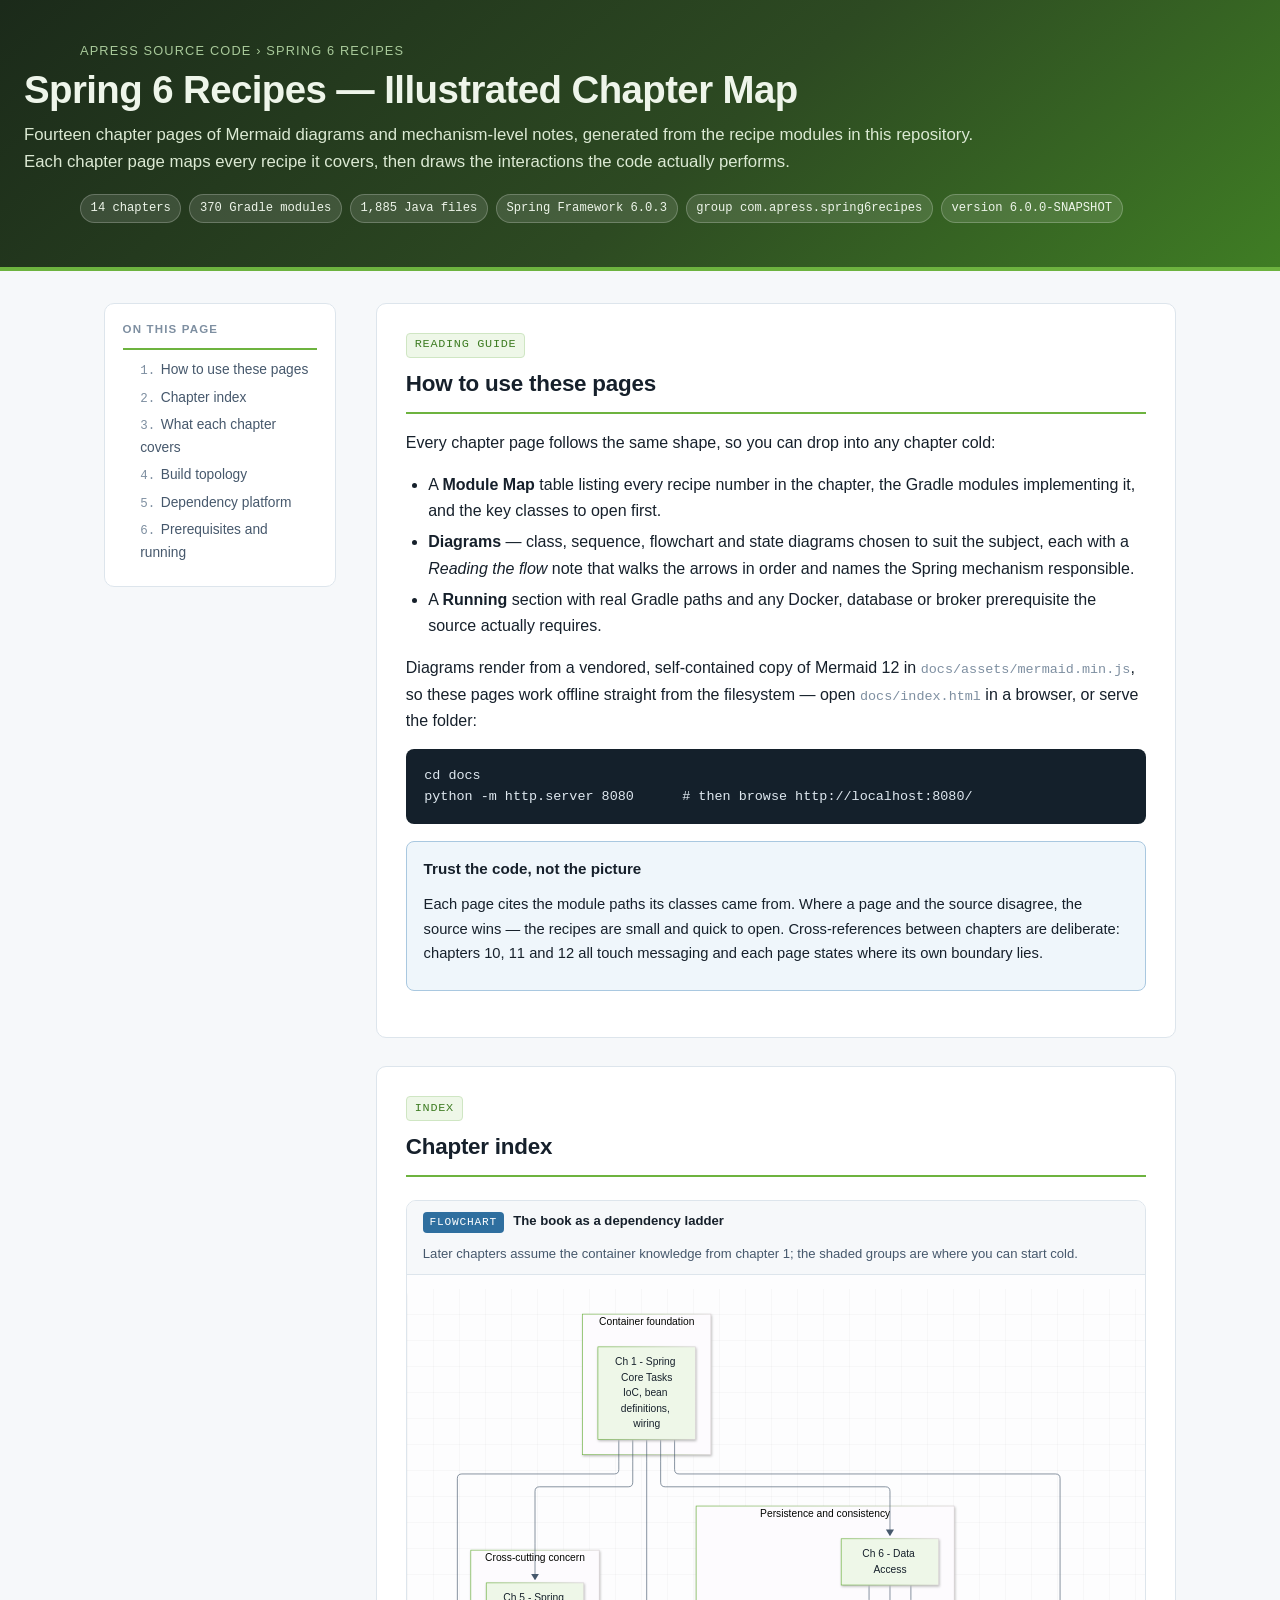
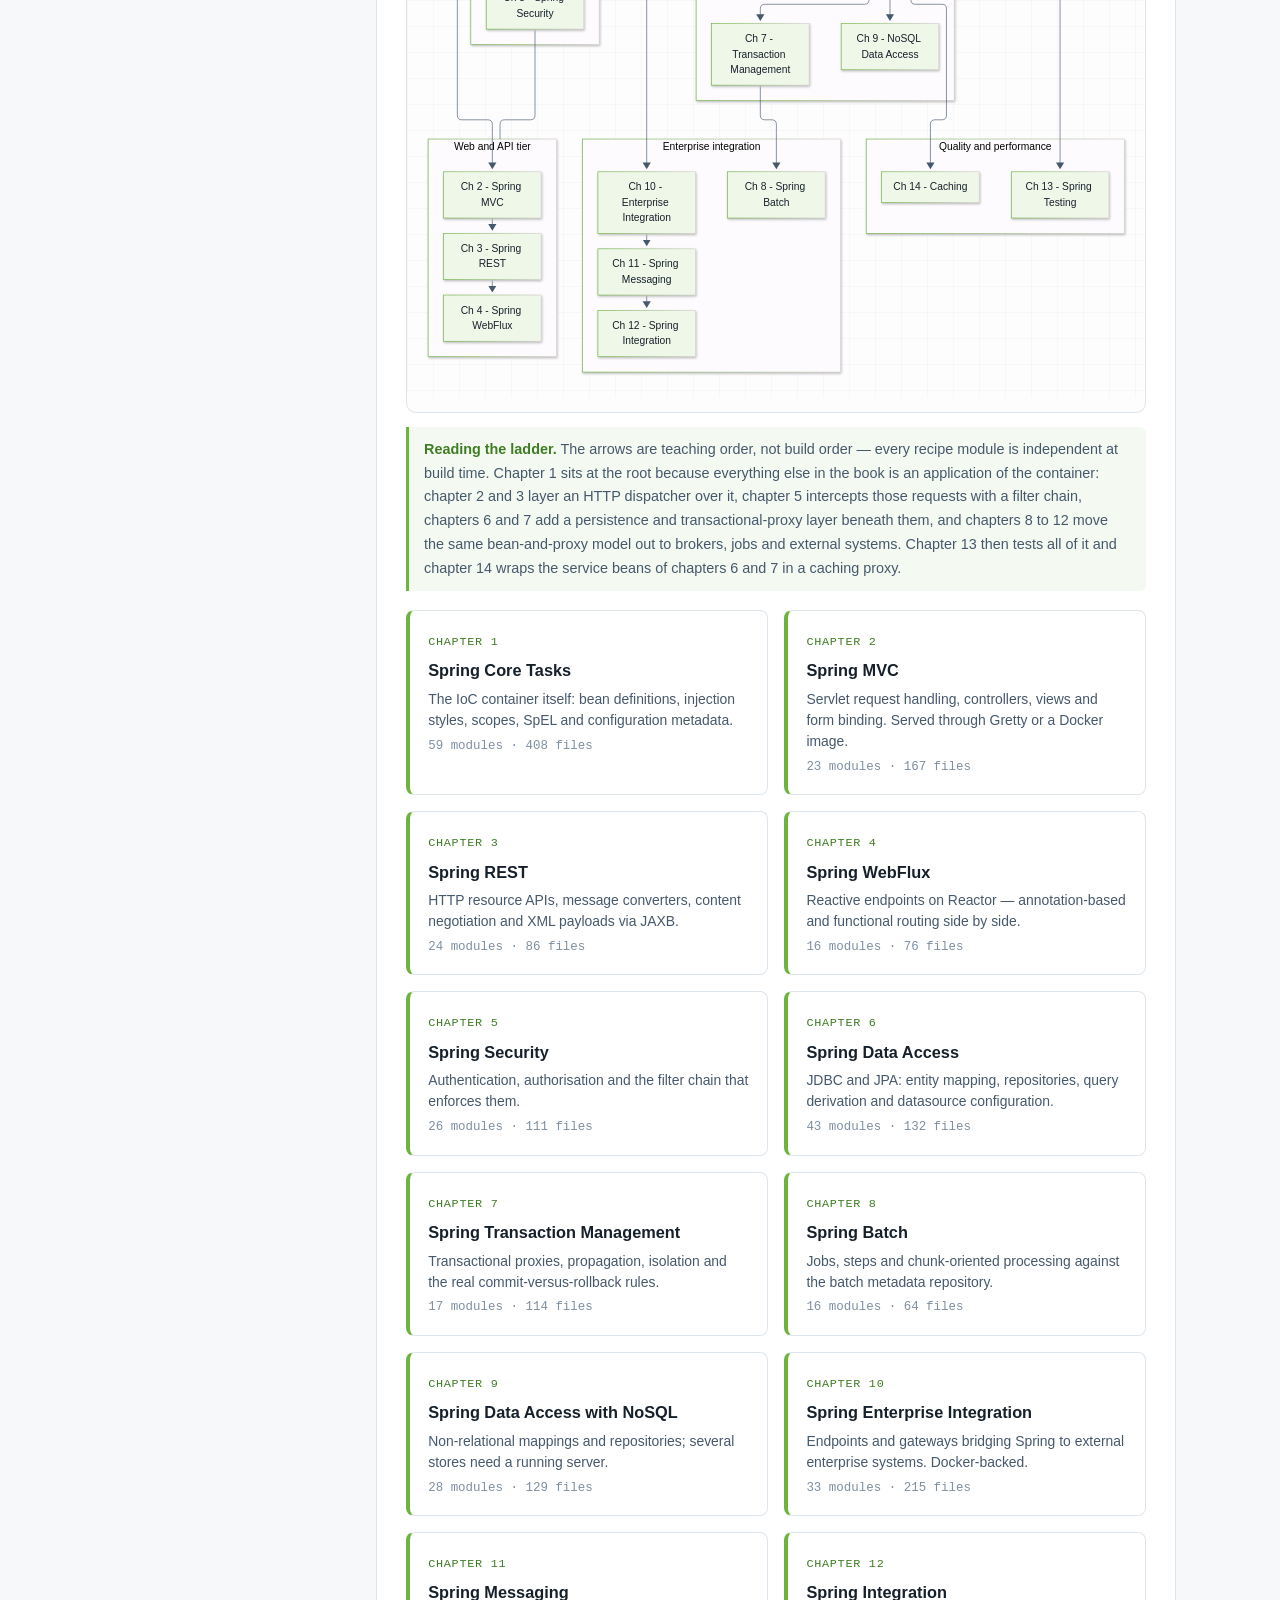
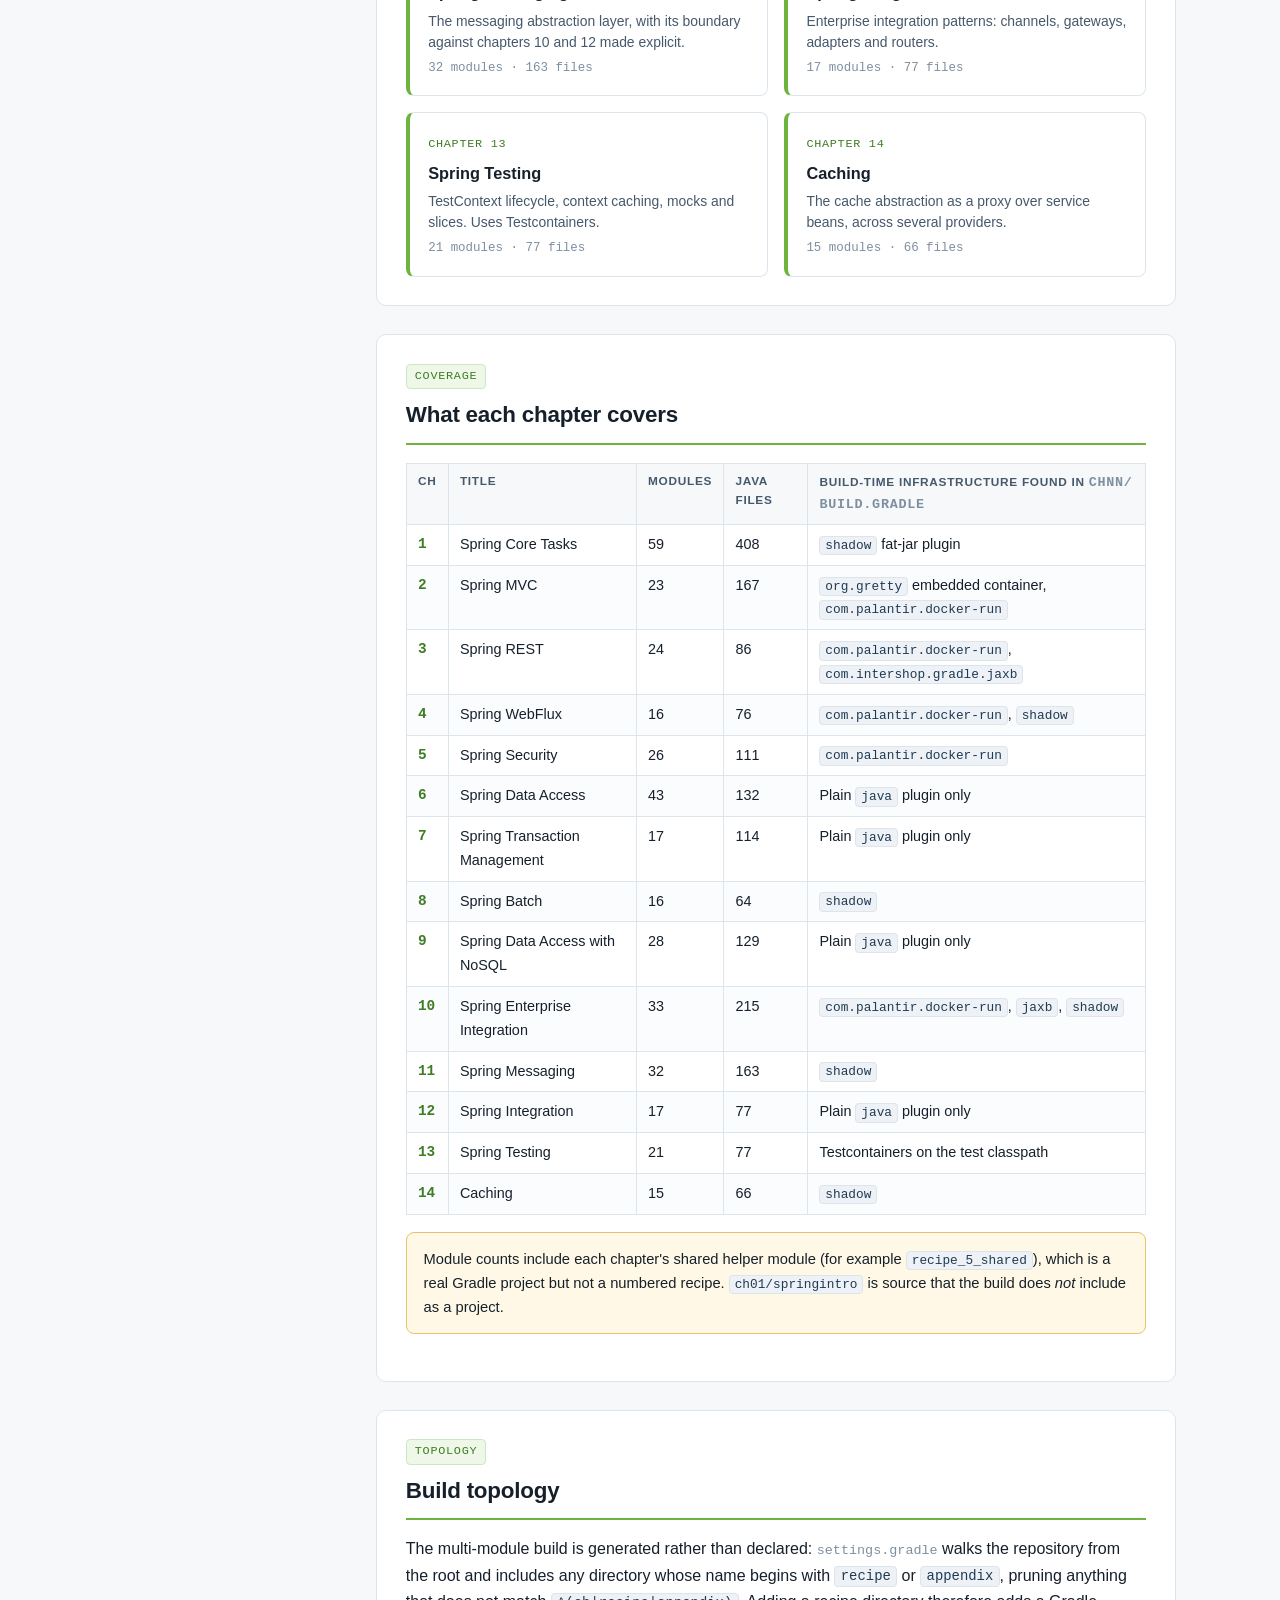
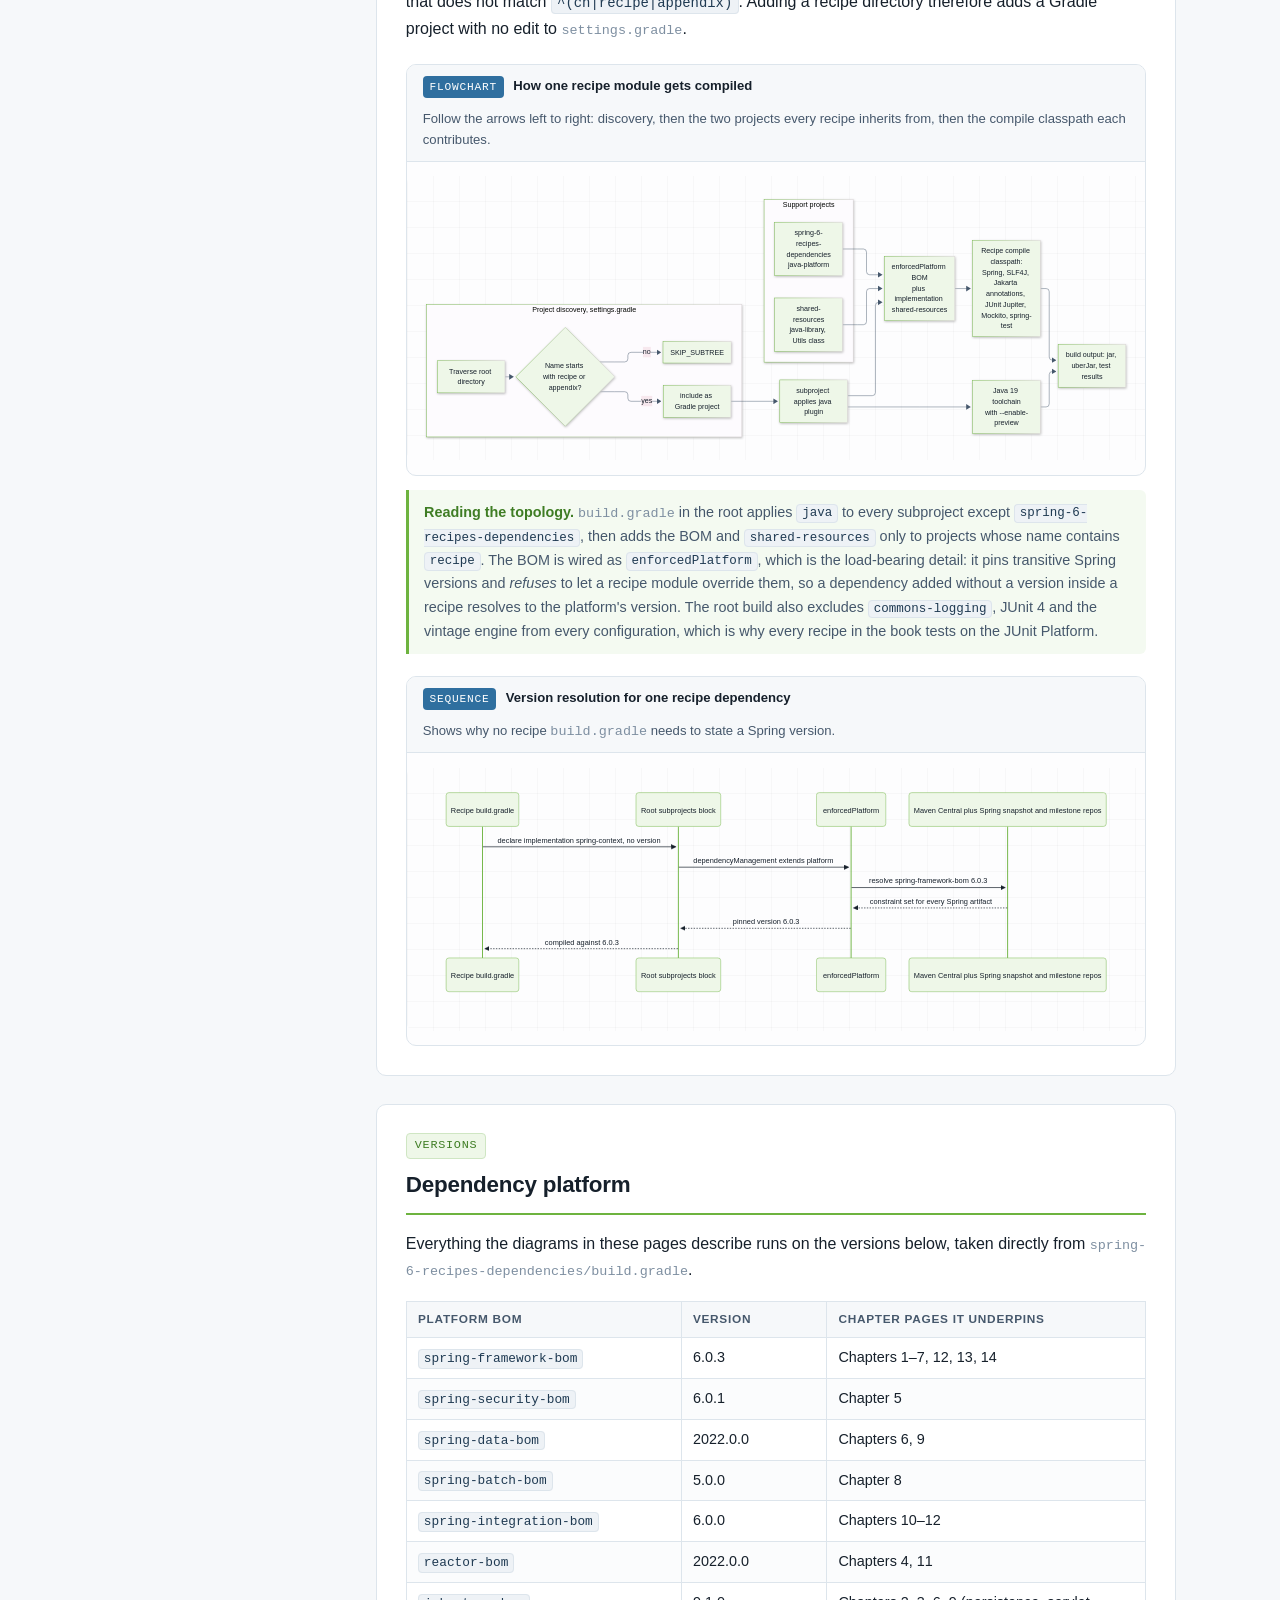
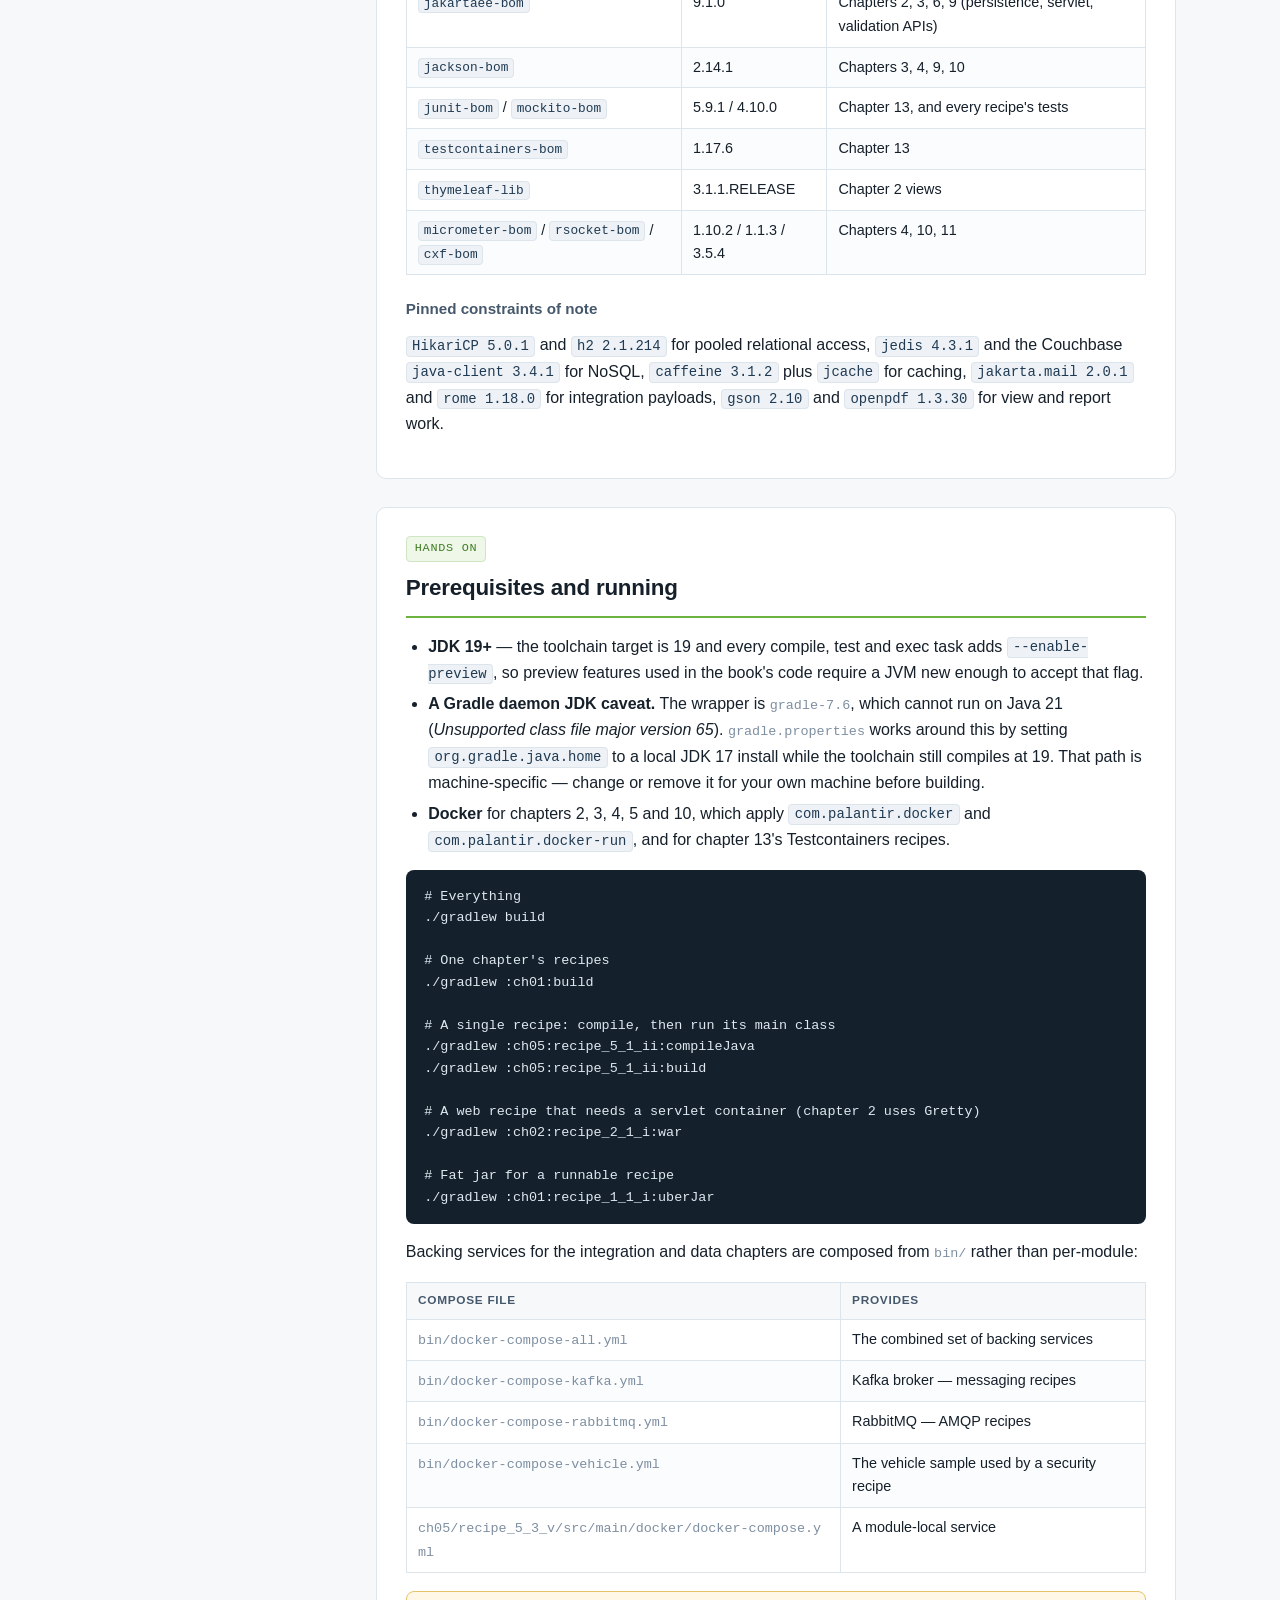
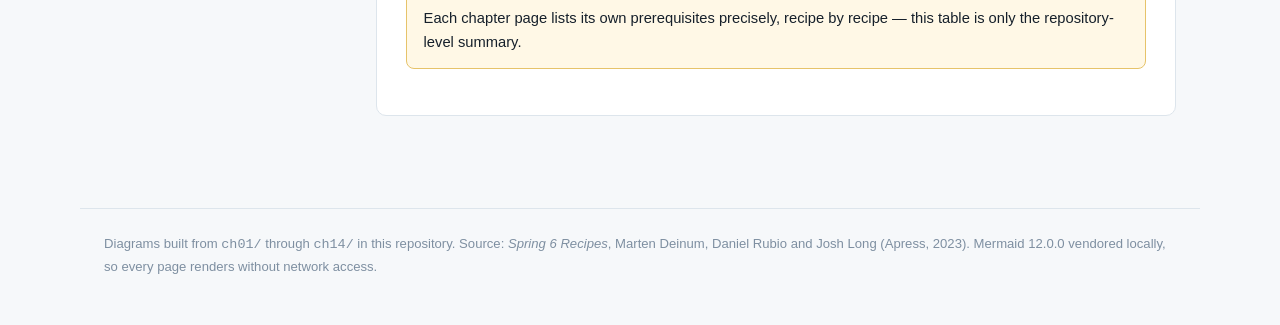
<file: docs/index.html>
<!DOCTYPE html>
<html lang="en">
<head>
<meta charset="utf-8">
<meta name="viewport" content="width=device-width, initial-scale=1">
<title>Spring 6 Recipes — Illustrated Chapter Map</title>
<link rel="stylesheet" href="assets/style.css">
<script src="assets/mermaid.min.js"></script>
<script>
  mermaid.initialize({
    startOnLoad: true, securityLevel: 'loose', theme: 'base',
    themeVariables: {
      primaryColor: '#eef7e8', primaryBorderColor: '#6db33f', primaryTextColor: '#16202b',
      lineColor: '#46586c', fontFamily: 'Segoe UI, Helvetica, Arial, sans-serif'
    },
    flowchart: { curve: 'basis', htmlLabels: true, useMaxWidth: true },
    sequence: { useMaxWidth: true, showNotes: true }
  });
</script>
</head>
<body>
<header class="masthead">
  <div class="breadcrumb">Apress source code &rsaquo; Spring 6 Recipes</div>
  <h1>Spring 6 Recipes — Illustrated Chapter Map</h1>
  <p class="lede">Fourteen chapter pages of Mermaid diagrams and mechanism-level notes, generated from the
  recipe modules in this repository. Each chapter page maps every recipe it covers, then draws the
  interactions the code actually performs.</p>
  <div class="chip-row">
    <span class="chip">14 chapters</span>
    <span class="chip">370 Gradle modules</span>
    <span class="chip">1,885 Java files</span>
    <span class="chip">Spring Framework 6.0.3</span>
    <span class="chip">group com.apress.spring6recipes</span>
    <span class="chip">version 6.0.0-SNAPSHOT</span>
  </div>
</header>

<div class="shell">
  <aside class="toc">
    <h2>On this page</h2>
    <ol>
      <li><a href="#overview">How to use these pages</a></li>
      <li><a href="#chapters">Chapter index</a></li>
      <li><a href="#layers">What each chapter covers</a></li>
      <li><a href="#build">Build topology</a></li>
      <li><a href="#platform">Dependency platform</a></li>
      <li><a href="#running">Prerequisites and running</a></li>
    </ol>
  </aside>

  <article>
    <section id="overview">
      <span class="kicker">Reading guide</span>
      <h2>How to use these pages</h2>
      <p>Every chapter page follows the same shape, so you can drop into any chapter cold:</p>
      <ul>
        <li>A <strong>Module Map</strong> table listing every recipe number in the chapter, the Gradle
          modules implementing it, and the key classes to open first.</li>
        <li><strong>Diagrams</strong> — class, sequence, flowchart and state diagrams chosen to suit the
          subject, each with a <em>Reading the flow</em> note that walks the arrows in order and names the
          Spring mechanism responsible.</li>
        <li>A <strong>Running</strong> section with real Gradle paths and any Docker, database or broker
          prerequisite the source actually requires.</li>
      </ul>
      <p>Diagrams render from a vendored, self-contained copy of Mermaid 12 in
        <span class="path">docs/assets/mermaid.min.js</span>, so these pages work offline straight from the
        filesystem — open <span class="path">docs/index.html</span> in a browser, or serve the folder:</p>
      <pre><code>cd docs
python -m http.server 8080      # then browse http://localhost:8080/</code></pre>
      <div class="callout info">
        <h4>Trust the code, not the picture</h4>
        <p>Each page cites the module paths its classes came from. Where a page and the source disagree,
        the source wins — the recipes are small and quick to open. Cross-references between chapters are
        deliberate: chapters 10, 11 and 12 all touch messaging and each page states where its own boundary
        lies.</p>
      </div>
    </section>

    <section id="chapters">
      <span class="kicker">Index</span>
      <h2>Chapter index</h2>
      <figure class="diagram">
        <figcaption><span class="tag">Flowchart</span>
          <span class="dtitle">The book as a dependency ladder</span>
          <span>Later chapters assume the container knowledge from chapter 1; the shaded groups are where
          you can start cold.</span></figcaption>
        <pre class="mermaid">
flowchart TD
    subgraph core["Container foundation"]
        c1["Ch 1 - Spring Core Tasks<br/>IoC, bean definitions, wiring"]
    end
    subgraph web["Web and API tier"]
        c2["Ch 2 - Spring MVC"]
        c3["Ch 3 - Spring REST"]
        c4["Ch 4 - Spring WebFlux"]
    end
    subgraph cross["Cross-cutting concern"]
        c5["Ch 5 - Spring Security"]
    end
    subgraph data["Persistence and consistency"]
        c6["Ch 6 - Data Access"]
        c7["Ch 7 - Transaction Management"]
        c9["Ch 9 - NoSQL Data Access"]
    end
    subgraph eip["Enterprise integration"]
        c8["Ch 8 - Spring Batch"]
        c10["Ch 10 - Enterprise Integration"]
        c11["Ch 11 - Spring Messaging"]
        c12["Ch 12 - Spring Integration"]
    end
    subgraph qual["Quality and performance"]
        c13["Ch 13 - Spring Testing"]
        c14["Ch 14 - Caching"]
    end
    c1 --&gt; c2
    c1 --&gt; c6
    c2 --&gt; c3
    c3 --&gt; c4
    c1 --&gt; c5
    c6 --&gt; c7
    c6 --&gt; c9
    c7 --&gt; c8
    c1 --&gt; c10
    c10 --&gt; c11
    c11 --&gt; c12
    c1 --&gt; c13
    c6 --&gt; c14
    c5 --- web
        </pre>
      </figure>
      <p class="reading"><strong>Reading the ladder.</strong> The arrows are teaching order, not build
      order — every recipe module is independent at build time. Chapter 1 sits at the root because
      everything else in the book is an application of the container: chapter 2 and 3 layer an HTTP
      dispatcher over it, chapter 5 intercepts those requests with a filter chain, chapters 6 and 7 add a
      persistence and transactional-proxy layer beneath them, and chapters 8 to 12 move the same
      bean-and-proxy model out to brokers, jobs and external systems. Chapter 13 then tests all of it and
      chapter 14 wraps the service beans of chapters 6 and 7 in a caching proxy.</p>

      <div class="cards">
        <a class="card" href="ch01/index.html"><span class="ck">Chapter 1</span>
          <h3>Spring Core Tasks</h3>
          <p>The IoC container itself: bean definitions, injection styles, scopes, SpEL and configuration
          metadata.</p><span class="meta">59 modules · 408 files</span></a>
        <a class="card" href="ch02/index.html"><span class="ck">Chapter 2</span>
          <h3>Spring MVC</h3>
          <p>Servlet request handling, controllers, views and form binding. Served through Gretty or a
          Docker image.</p><span class="meta">23 modules · 167 files</span></a>
        <a class="card" href="ch03/index.html"><span class="ck">Chapter 3</span>
          <h3>Spring REST</h3>
          <p>HTTP resource APIs, message converters, content negotiation and XML payloads via JAXB.</p>
          <span class="meta">24 modules · 86 files</span></a>
        <a class="card" href="ch04/index.html"><span class="ck">Chapter 4</span>
          <h3>Spring WebFlux</h3>
          <p>Reactive endpoints on Reactor — annotation-based and functional routing side by side.</p>
          <span class="meta">16 modules · 76 files</span></a>
        <a class="card" href="ch05/index.html"><span class="ck">Chapter 5</span>
          <h3>Spring Security</h3>
          <p>Authentication, authorisation and the filter chain that enforces them.</p>
          <span class="meta">26 modules · 111 files</span></a>
        <a class="card" href="ch06/index.html"><span class="ck">Chapter 6</span>
          <h3>Spring Data Access</h3>
          <p>JDBC and JPA: entity mapping, repositories, query derivation and datasource configuration.</p>
          <span class="meta">43 modules · 132 files</span></a>
        <a class="card" href="ch07/index.html"><span class="ck">Chapter 7</span>
          <h3>Spring Transaction Management</h3>
          <p>Transactional proxies, propagation, isolation and the real commit-versus-rollback rules.</p>
          <span class="meta">17 modules · 114 files</span></a>
        <a class="card" href="ch08/index.html"><span class="ck">Chapter 8</span>
          <h3>Spring Batch</h3>
          <p>Jobs, steps and chunk-oriented processing against the batch metadata repository.</p>
          <span class="meta">16 modules · 64 files</span></a>
        <a class="card" href="ch09/index.html"><span class="ck">Chapter 9</span>
          <h3>Spring Data Access with NoSQL</h3>
          <p>Non-relational mappings and repositories; several stores need a running server.</p>
          <span class="meta">28 modules · 129 files</span></a>
        <a class="card" href="ch10/index.html"><span class="ck">Chapter 10</span>
          <h3>Spring Enterprise Integration</h3>
          <p>Endpoints and gateways bridging Spring to external enterprise systems. Docker-backed.</p>
          <span class="meta">33 modules · 215 files</span></a>
        <a class="card" href="ch11/index.html"><span class="ck">Chapter 11</span>
          <h3>Spring Messaging</h3>
          <p>The messaging abstraction layer, with its boundary against chapters 10 and 12 made explicit.</p>
          <span class="meta">32 modules · 163 files</span></a>
        <a class="card" href="ch12/index.html"><span class="ck">Chapter 12</span>
          <h3>Spring Integration</h3>
          <p>Enterprise integration patterns: channels, gateways, adapters and routers.</p>
          <span class="meta">17 modules · 77 files</span></a>
        <a class="card" href="ch13/index.html"><span class="ck">Chapter 13</span>
          <h3>Spring Testing</h3>
          <p>TestContext lifecycle, context caching, mocks and slices. Uses Testcontainers.</p>
          <span class="meta">21 modules · 77 files</span></a>
        <a class="card" href="ch14/index.html"><span class="ck">Chapter 14</span>
          <h3>Caching</h3>
          <p>The cache abstraction as a proxy over service beans, across several providers.</p>
          <span class="meta">15 modules · 66 files</span></a>
      </div>
    </section>

    <section id="layers">
      <span class="kicker">Coverage</span>
      <h2>What each chapter covers</h2>
      <table>
        <thead><tr><th>Ch</th><th>Title</th><th>Modules</th><th>Java files</th>
          <th>Build-time infrastructure found in <span class="path">chNN/build.gradle</span></th></tr></thead>
        <tbody>
          <tr><td class="num">1</td><td>Spring Core Tasks</td><td>59</td><td>408</td><td><code>shadow</code> fat-jar plugin</td></tr>
          <tr><td class="num">2</td><td>Spring MVC</td><td>23</td><td>167</td><td><code>org.gretty</code> embedded container, <code>com.palantir.docker-run</code></td></tr>
          <tr><td class="num">3</td><td>Spring REST</td><td>24</td><td>86</td><td><code>com.palantir.docker-run</code>, <code>com.intershop.gradle.jaxb</code></td></tr>
          <tr><td class="num">4</td><td>Spring WebFlux</td><td>16</td><td>76</td><td><code>com.palantir.docker-run</code>, <code>shadow</code></td></tr>
          <tr><td class="num">5</td><td>Spring Security</td><td>26</td><td>111</td><td><code>com.palantir.docker-run</code></td></tr>
          <tr><td class="num">6</td><td>Spring Data Access</td><td>43</td><td>132</td><td>Plain <code>java</code> plugin only</td></tr>
          <tr><td class="num">7</td><td>Spring Transaction Management</td><td>17</td><td>114</td><td>Plain <code>java</code> plugin only</td></tr>
          <tr><td class="num">8</td><td>Spring Batch</td><td>16</td><td>64</td><td><code>shadow</code></td></tr>
          <tr><td class="num">9</td><td>Spring Data Access with NoSQL</td><td>28</td><td>129</td><td>Plain <code>java</code> plugin only</td></tr>
          <tr><td class="num">10</td><td>Spring Enterprise Integration</td><td>33</td><td>215</td><td><code>com.palantir.docker-run</code>, <code>jaxb</code>, <code>shadow</code></td></tr>
          <tr><td class="num">11</td><td>Spring Messaging</td><td>32</td><td>163</td><td><code>shadow</code></td></tr>
          <tr><td class="num">12</td><td>Spring Integration</td><td>17</td><td>77</td><td>Plain <code>java</code> plugin only</td></tr>
          <tr><td class="num">13</td><td>Spring Testing</td><td>21</td><td>77</td><td>Testcontainers on the test classpath</td></tr>
          <tr><td class="num">14</td><td>Caching</td><td>15</td><td>66</td><td><code>shadow</code></td></tr>
        </tbody>
      </table>
      <p class="note">Module counts include each chapter's shared helper module (for example
      <code>recipe_5_shared</code>), which is a real Gradle project but not a numbered recipe.
      <code>ch01/springintro</code> is source that the build does <em>not</em> include as a project.</p>
    </section>

    <section id="build">
      <span class="kicker">Topology</span>
      <h2>Build topology</h2>
      <p>The multi-module build is generated rather than declared: <span class="path">settings.gradle</span>
      walks the repository from the root and includes any directory whose name begins with
      <code>recipe</code> or <code>appendix</code>, pruning anything that does not match
      <code>^(ch|recipe|appendix)</code>. Adding a recipe directory therefore adds a Gradle project with no
      edit to <span class="path">settings.gradle</span>.</p>
      <figure class="diagram">
        <figcaption><span class="tag">Flowchart</span>
          <span class="dtitle">How one recipe module gets compiled</span>
          <span>Follow the arrows left to right: discovery, then the two projects every recipe inherits
          from, then the compile classpath each contributes.</span></figcaption>
        <pre class="mermaid">
flowchart LR
    subgraph disc["Project discovery, settings.gradle"]
        walk["Traverse root directory"] --&gt; match{"Name starts with recipe or appendix?"}
        match --&gt;|yes| inc["include as Gradle project"]
        match --&gt;|no| skip["SKIP_SUBTREE"]
    end
    subgraph support["Support projects"]
        bom["spring-6-recipes-dependencies<br/>java-platform"]
        shared["shared-resources<br/>java-library, Utils class"]
    end
    inc --&gt; sub["subproject applies java plugin"]
    sub --&gt; tool["Java 19 toolchain<br/>with --enable-preview"]
    sub --&gt; dep["enforcedPlatform BOM<br/>plus implementation shared-resources"]
    bom --&gt; dep
    shared --&gt; dep
    dep --&gt; cp["Recipe compile classpath:<br/>Spring, SLF4J, Jakarta annotations, JUnit Jupiter, Mockito, spring-test"]
    cp --&gt; out["build output: jar, uberJar, test results"]
    tool --&gt; out
        </pre>
      </figure>
      <p class="reading"><strong>Reading the topology.</strong> <span class="path">build.gradle</span> in the
      root applies <code>java</code> to every subproject except <code>spring-6-recipes-dependencies</code>,
      then adds the BOM and <code>shared-resources</code> only to projects whose name contains
      <code>recipe</code>. The BOM is wired as <code>enforcedPlatform</code>, which is the load-bearing
      detail: it pins transitive Spring versions and <em>refuses</em> to let a recipe module override them,
      so a dependency added without a version inside a recipe resolves to the platform's version. The root
      build also excludes <code>commons-logging</code>, JUnit 4 and the vintage engine from every
      configuration, which is why every recipe in the book tests on the JUnit Platform.</p>

      <figure class="diagram">
        <figcaption><span class="tag">Sequence</span>
          <span class="dtitle">Version resolution for one recipe dependency</span>
          <span>Shows why no recipe <span class="path">build.gradle</span> needs to state a Spring version.</span></figcaption>
        <pre class="mermaid">
sequenceDiagram
    participant R as Recipe build.gradle
    participant P as Root subprojects block
    participant B as enforcedPlatform
    participant G as Maven Central plus Spring snapshot and milestone repos
    R-&gt;&gt;P: declare implementation spring-context, no version
    P-&gt;&gt;B: dependencyManagement extends platform
    B-&gt;&gt;G: resolve spring-framework-bom 6.0.3
    G--&gt;&gt;B: constraint set for every Spring artifact
    B--&gt;&gt;P: pinned version 6.0.3
    P--&gt;&gt;R: compiled against 6.0.3
        </pre>
      </figure>
    </section>

    <section id="platform">
      <span class="kicker">Versions</span>
      <h2>Dependency platform</h2>
      <p>Everything the diagrams in these pages describe runs on the versions below, taken directly from
      <span class="path">spring-6-recipes-dependencies/build.gradle</span>.</p>
      <table>
        <thead><tr><th>Platform BOM</th><th>Version</th><th>Chapter pages it underpins</th></tr></thead>
        <tbody>
          <tr><td><code>spring-framework-bom</code></td><td>6.0.3</td><td>Chapters 1–7, 12, 13, 14</td></tr>
          <tr><td><code>spring-security-bom</code></td><td>6.0.1</td><td>Chapter 5</td></tr>
          <tr><td><code>spring-data-bom</code></td><td>2022.0.0</td><td>Chapters 6, 9</td></tr>
          <tr><td><code>spring-batch-bom</code></td><td>5.0.0</td><td>Chapter 8</td></tr>
          <tr><td><code>spring-integration-bom</code></td><td>6.0.0</td><td>Chapters 10–12</td></tr>
          <tr><td><code>reactor-bom</code></td><td>2022.0.0</td><td>Chapters 4, 11</td></tr>
          <tr><td><code>jakartaee-bom</code></td><td>9.1.0</td><td>Chapters 2, 3, 6, 9 (persistence, servlet, validation APIs)</td></tr>
          <tr><td><code>jackson-bom</code></td><td>2.14.1</td><td>Chapters 3, 4, 9, 10</td></tr>
          <tr><td><code>junit-bom</code> / <code>mockito-bom</code></td><td>5.9.1 / 4.10.0</td><td>Chapter 13, and every recipe's tests</td></tr>
          <tr><td><code>testcontainers-bom</code></td><td>1.17.6</td><td>Chapter 13</td></tr>
          <tr><td><code>thymeleaf-lib</code></td><td>3.1.1.RELEASE</td><td>Chapter 2 views</td></tr>
          <tr><td><code>micrometer-bom</code> / <code>rsocket-bom</code> / <code>cxf-bom</code></td><td>1.10.2 / 1.1.3 / 3.5.4</td><td>Chapters 4, 10, 11</td></tr>
        </tbody>
      </table>
      <h4>Pinned constraints of note</h4>
      <p><code>HikariCP 5.0.1</code> and <code>h2 2.1.214</code> for pooled relational access,
      <code>jedis 4.3.1</code> and the Couchbase <code>java-client 3.4.1</code> for NoSQL,
      <code>caffeine 3.1.2</code> plus <code>jcache</code> for caching, <code>jakarta.mail 2.0.1</code> and
      <code>rome 1.18.0</code> for integration payloads, <code>gson 2.10</code> and
      <code>openpdf 1.3.30</code> for view and report work.</p>
    </section>

    <section id="running">
      <span class="kicker">Hands on</span>
      <h2>Prerequisites and running</h2>
      <ul>
        <li><strong>JDK 19+</strong> — the toolchain target is 19 and every compile, test and exec task adds
          <code>--enable-preview</code>, so preview features used in the book's code require a JVM new
          enough to accept that flag.</li>
        <li><strong>A Gradle daemon JDK caveat.</strong> The wrapper is
          <span class="path">gradle-7.6</span>, which cannot run on Java 21
          (<em>Unsupported class file major version 65</em>). <span class="path">gradle.properties</span>
          works around this by setting <code>org.gradle.java.home</code> to a local JDK 17 install while the
          toolchain still compiles at 19. That path is machine-specific — change or remove it for your own
          machine before building.</li>
        <li><strong>Docker</strong> for chapters 2, 3, 4, 5 and 10, which apply
          <code>com.palantir.docker</code> and <code>com.palantir.docker-run</code>, and for chapter 13's
          Testcontainers recipes.</li>
      </ul>
      <pre><code># Everything
./gradlew build

# One chapter's recipes
./gradlew :ch01:build

# A single recipe: compile, then run its main class
./gradlew :ch05:recipe_5_1_ii:compileJava
./gradlew :ch05:recipe_5_1_ii:build

# A web recipe that needs a servlet container (chapter 2 uses Gretty)
./gradlew :ch02:recipe_2_1_i:war

# Fat jar for a runnable recipe
./gradlew :ch01:recipe_1_1_i:uberJar</code></pre>
      <p>Backing services for the integration and data chapters are composed from
      <span class="path">bin/</span> rather than per-module:</p>
      <table>
        <thead><tr><th>Compose file</th><th>Provides</th></tr></thead>
        <tbody>
          <tr><td><span class="path">bin/docker-compose-all.yml</span></td><td>The combined set of backing services</td></tr>
          <tr><td><span class="path">bin/docker-compose-kafka.yml</span></td><td>Kafka broker — messaging recipes</td></tr>
          <tr><td><span class="path">bin/docker-compose-rabbitmq.yml</span></td><td>RabbitMQ — AMQP recipes</td></tr>
          <tr><td><span class="path">bin/docker-compose-vehicle.yml</span></td><td>The vehicle sample used by a security recipe</td></tr>
          <tr><td><span class="path">ch05/recipe_5_3_v/src/main/docker/docker-compose.yml</span></td><td>A module-local service</td></tr>
        </tbody>
      </table>
      <p class="note">Each chapter page lists its own prerequisites precisely, recipe by recipe —
      this table is only the repository-level summary.</p>
    </section>
  </article>
</div>

<footer class="pagefoot">
  Diagrams built from <span class="path">ch01/</span> through <span class="path">ch14/</span> in this
  repository. Source: <em>Spring 6 Recipes</em>, Marten Deinum, Daniel Rubio and Josh Long (Apress, 2023).
  Mermaid 12.0.0 vendored locally, so every page renders without network access.
</footer>
</body>
</html>
</file>
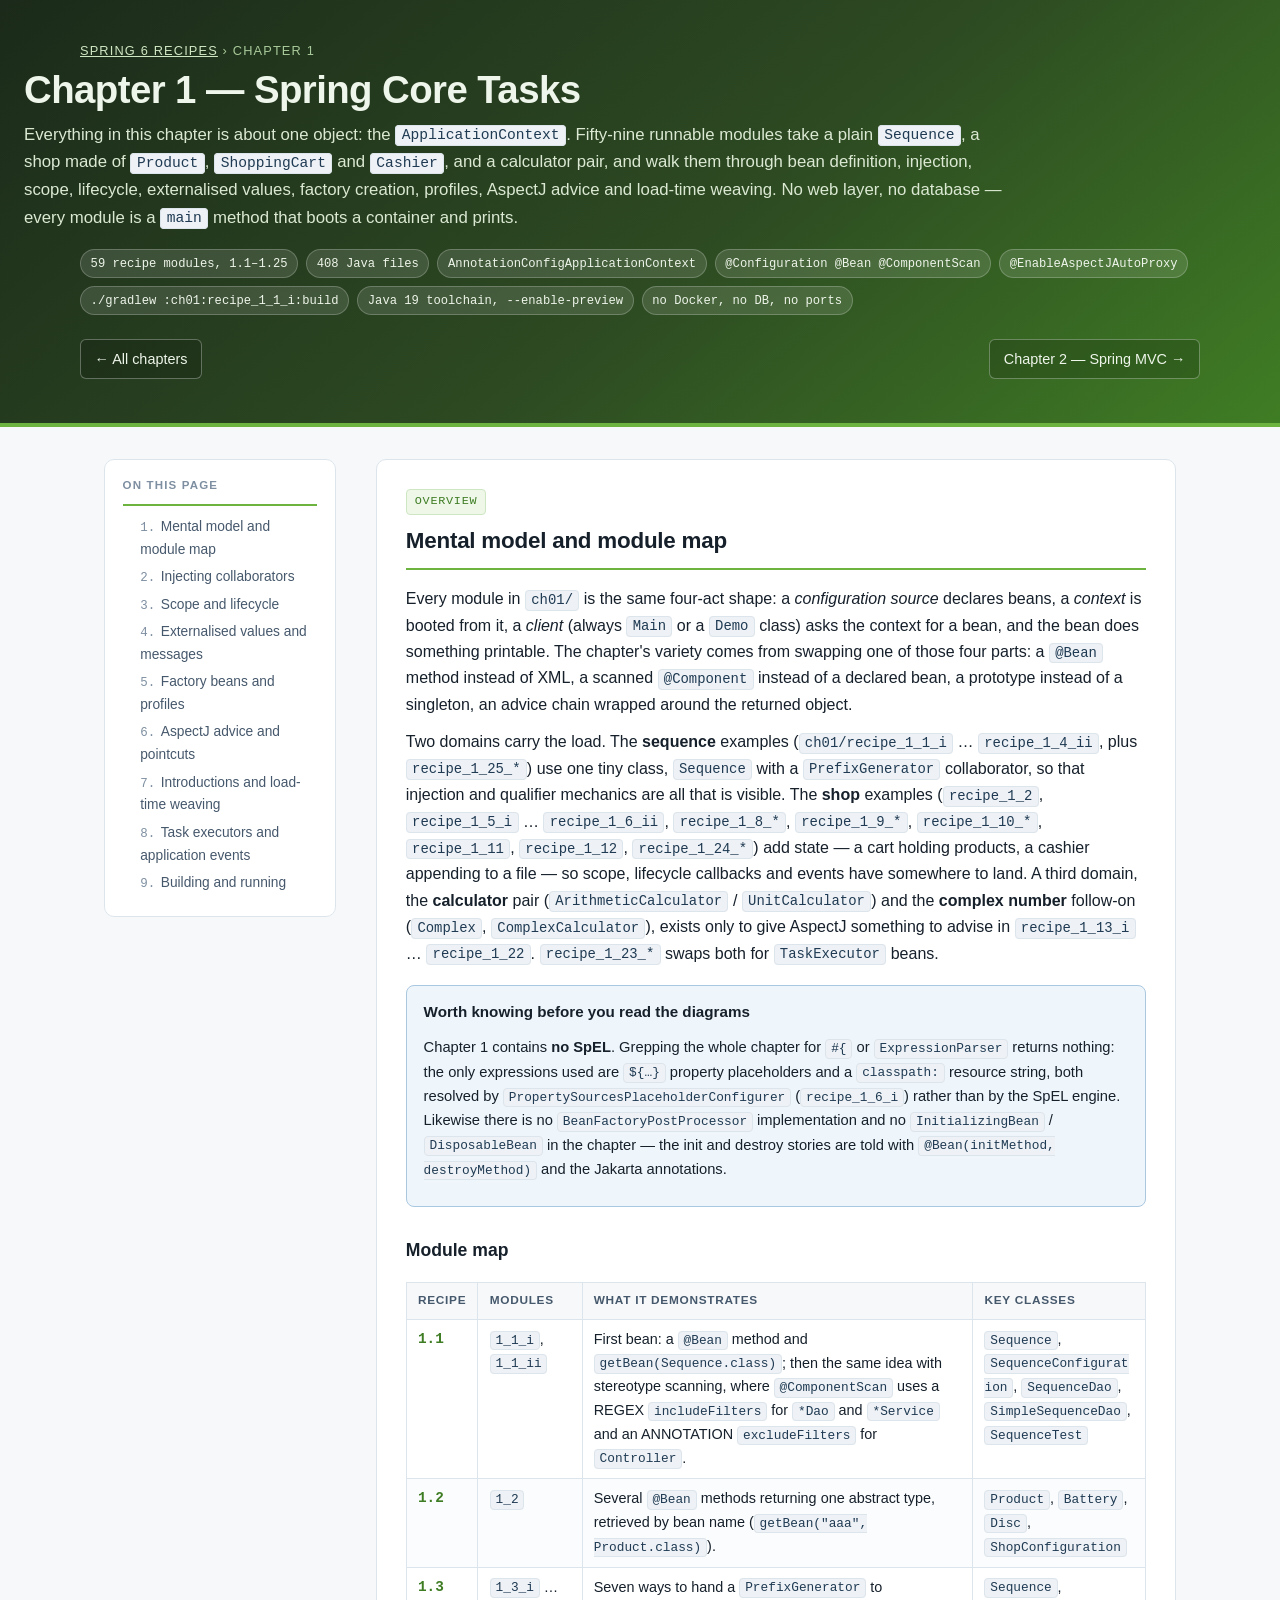
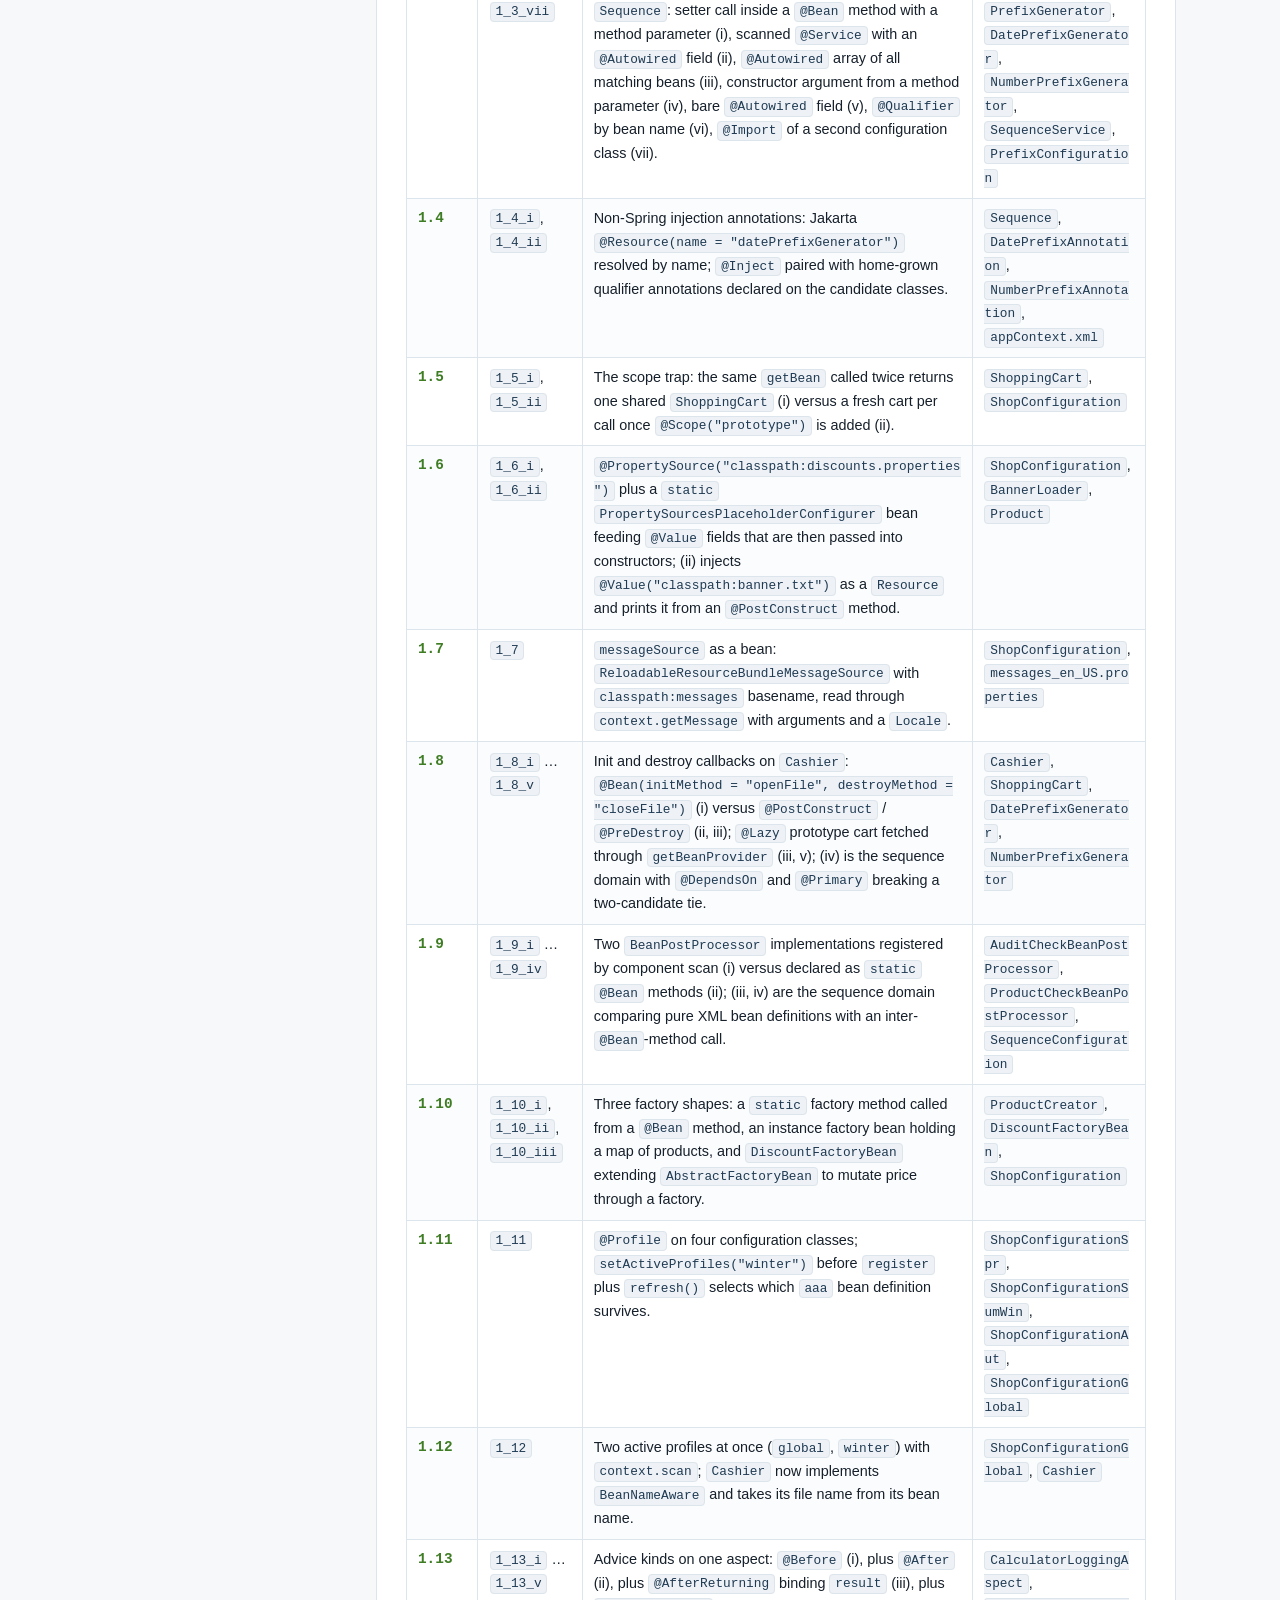
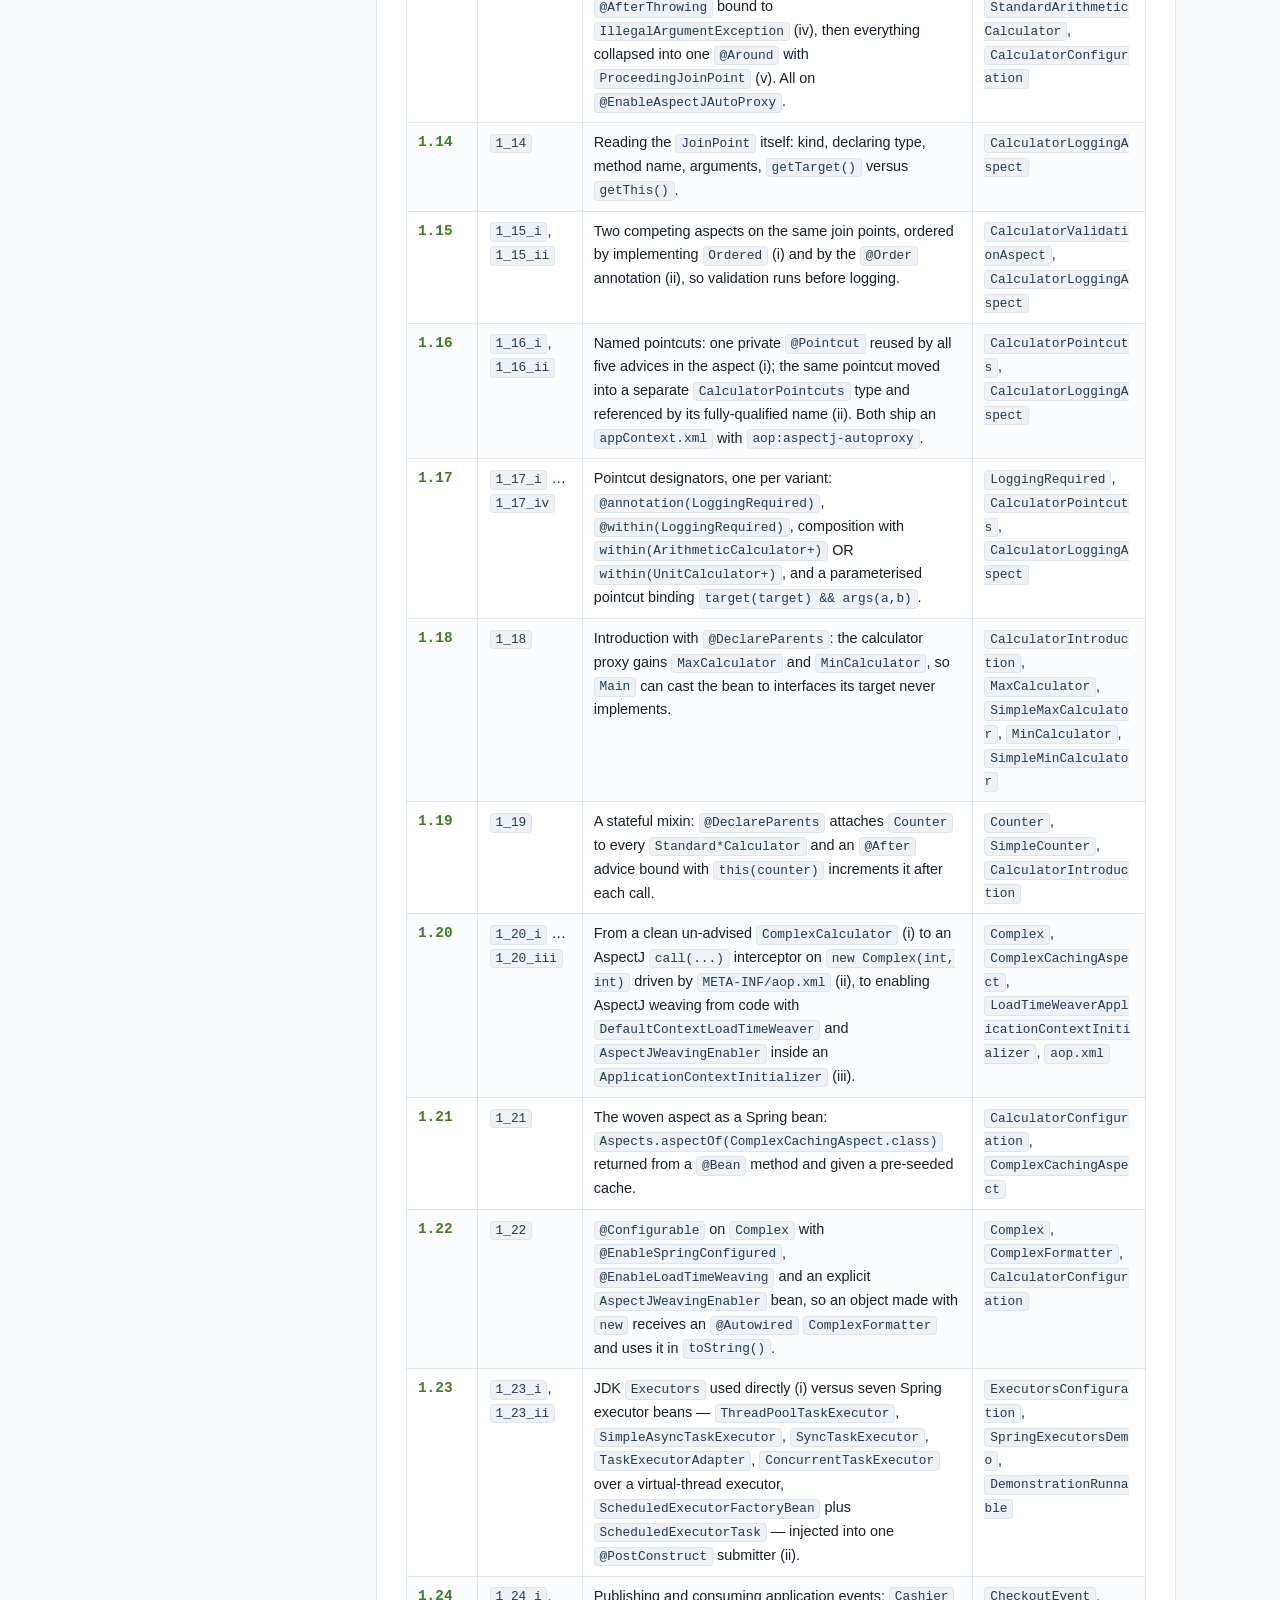
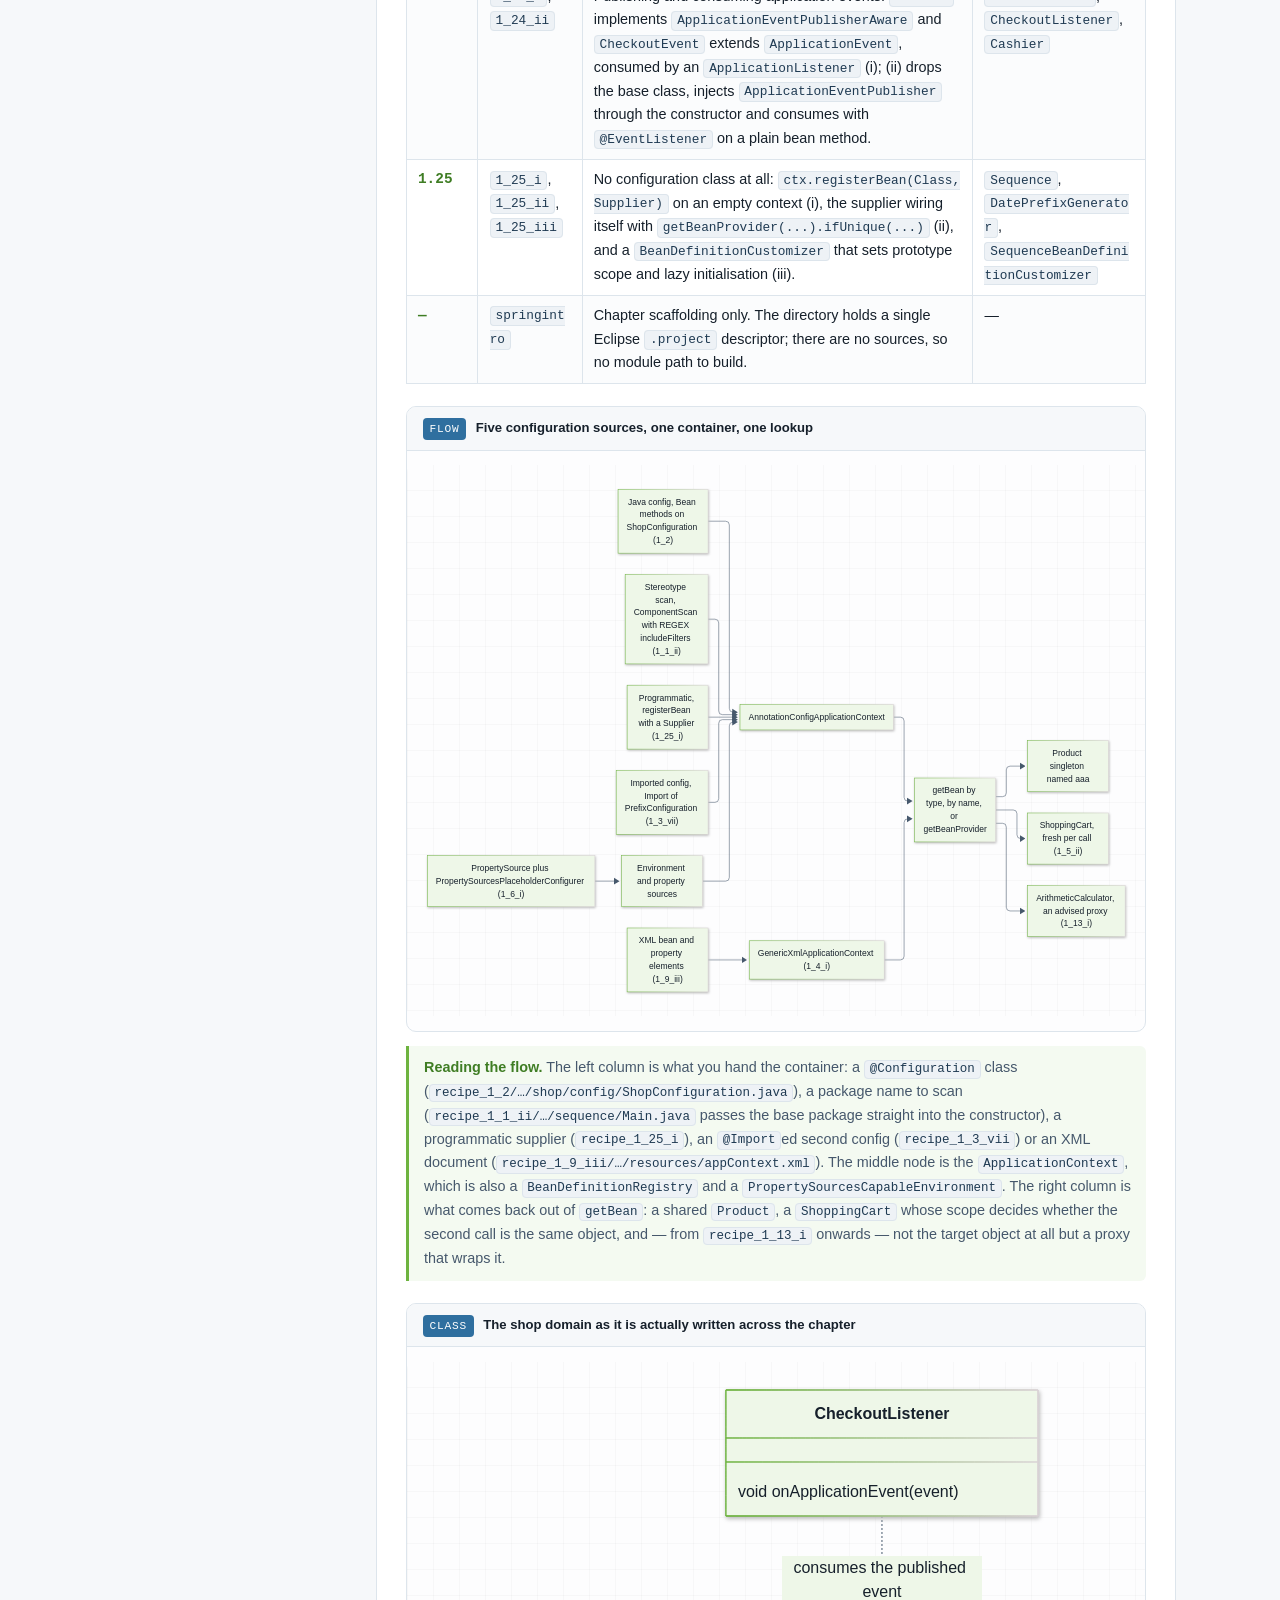
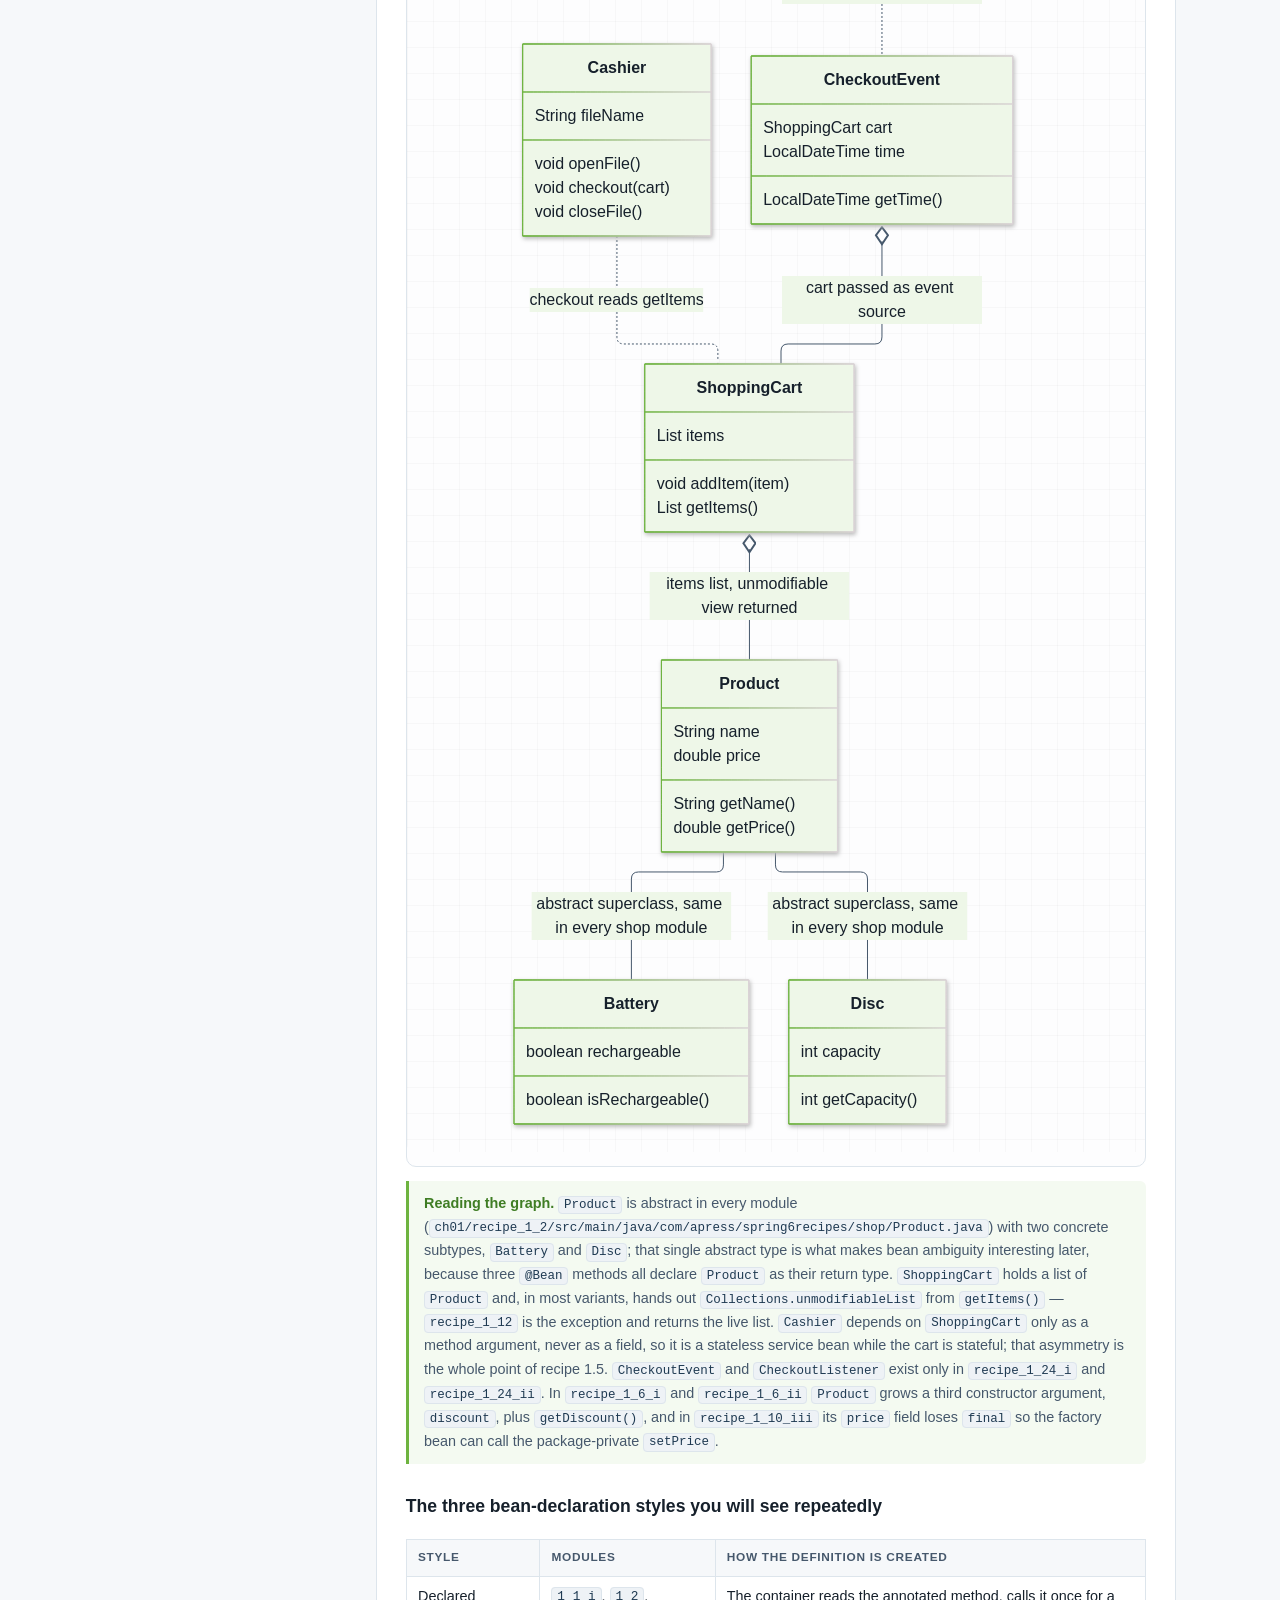
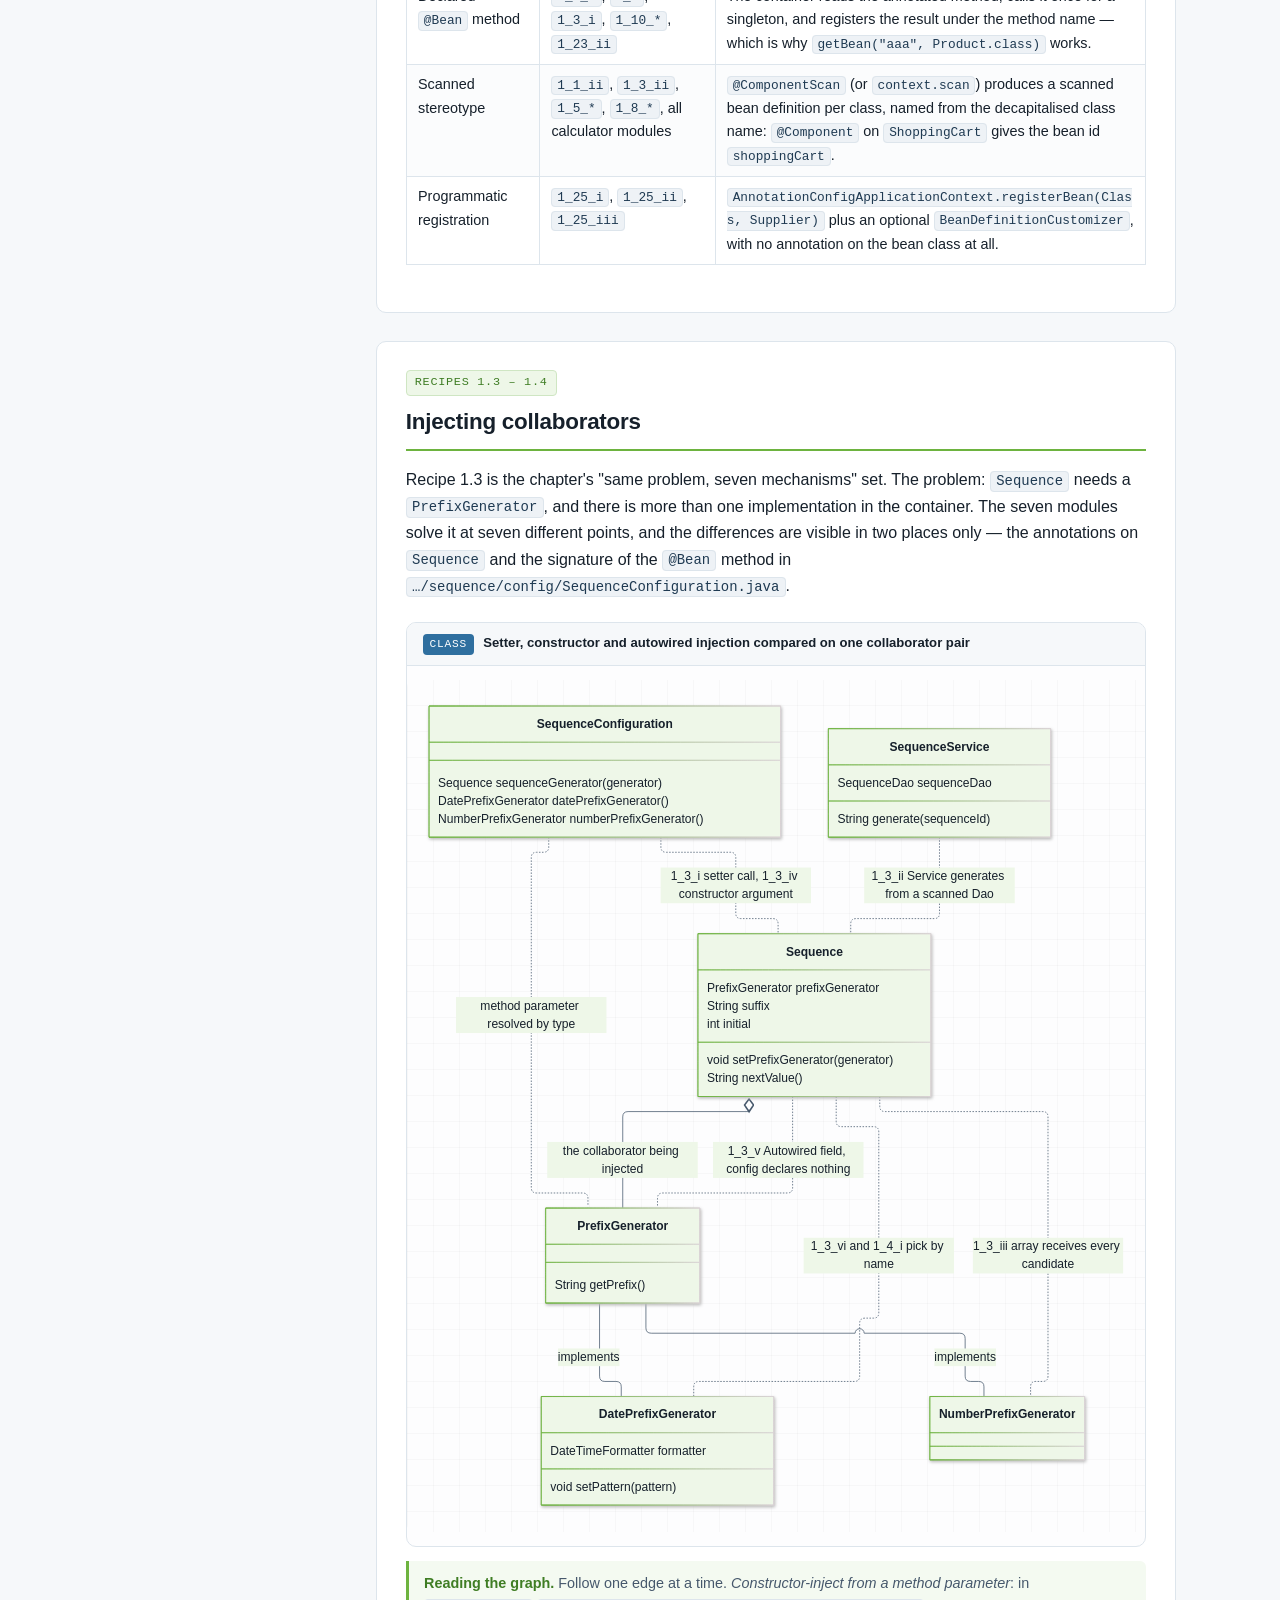
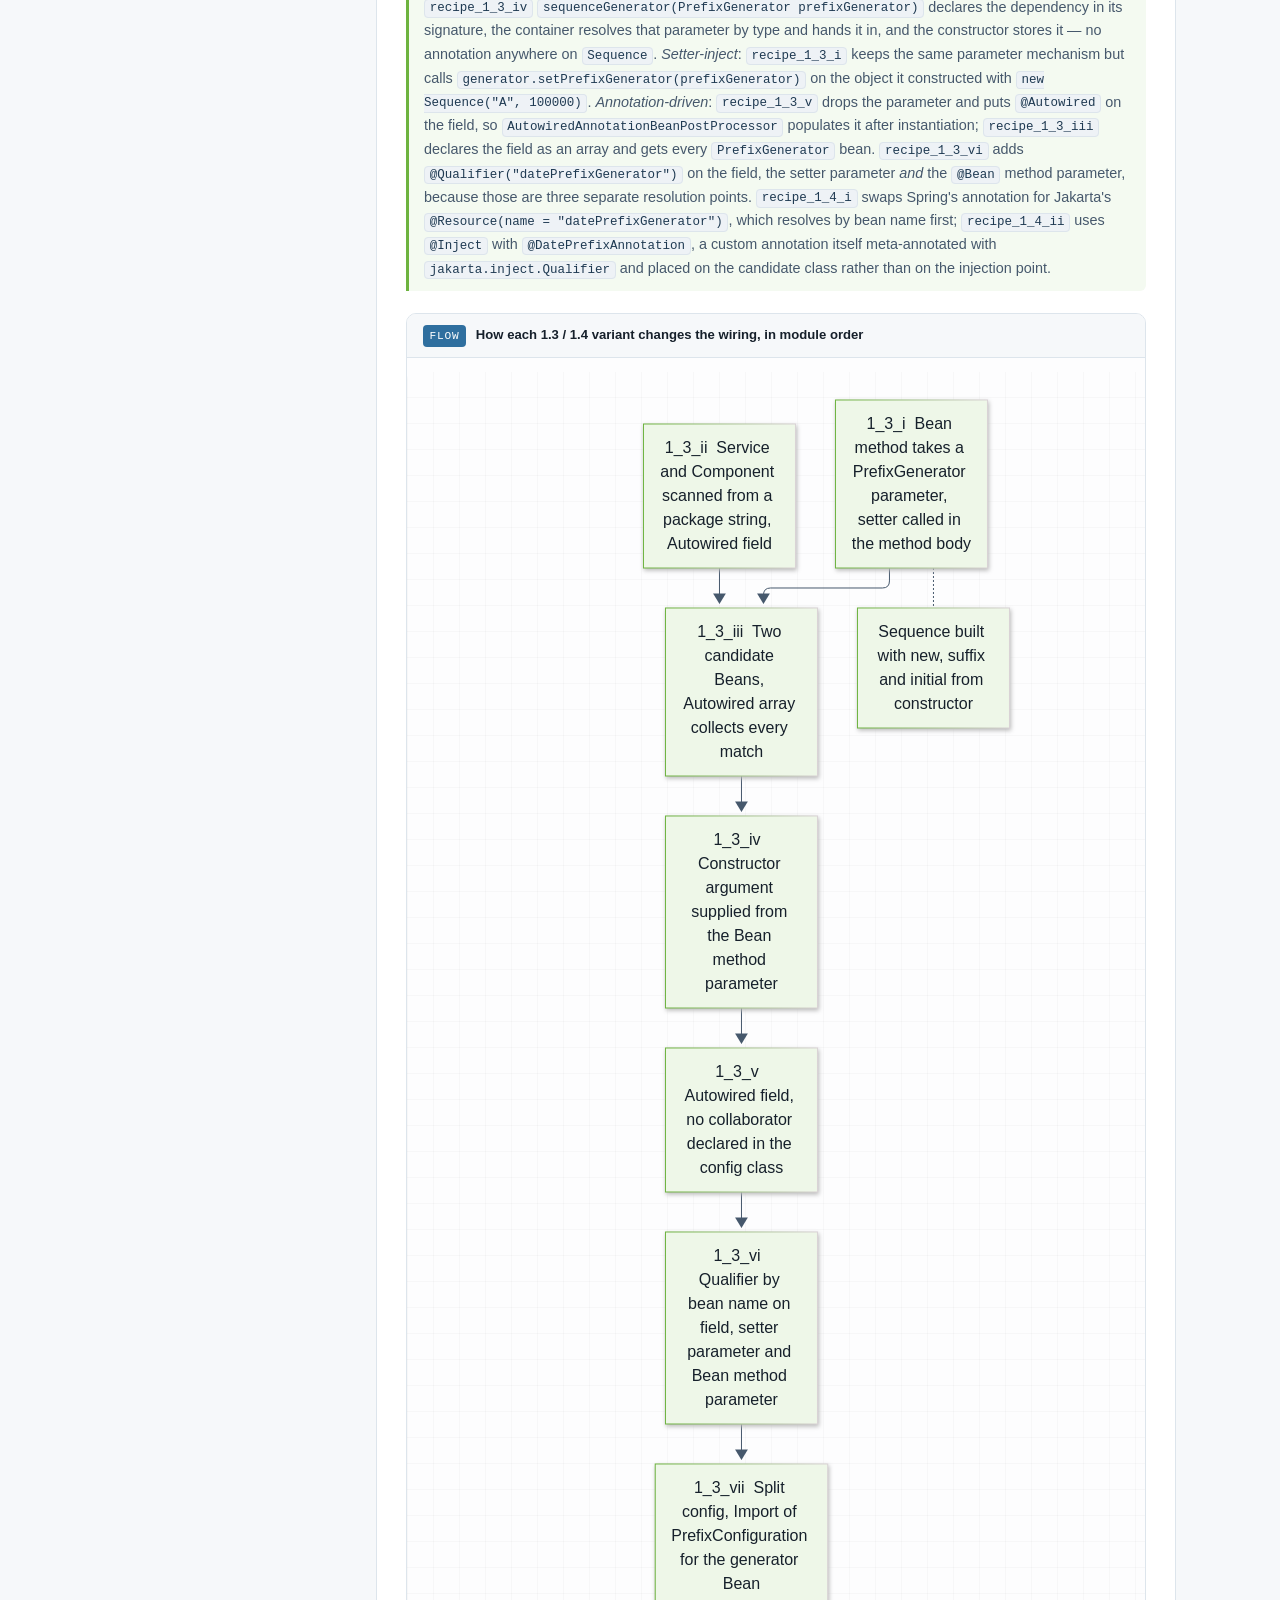
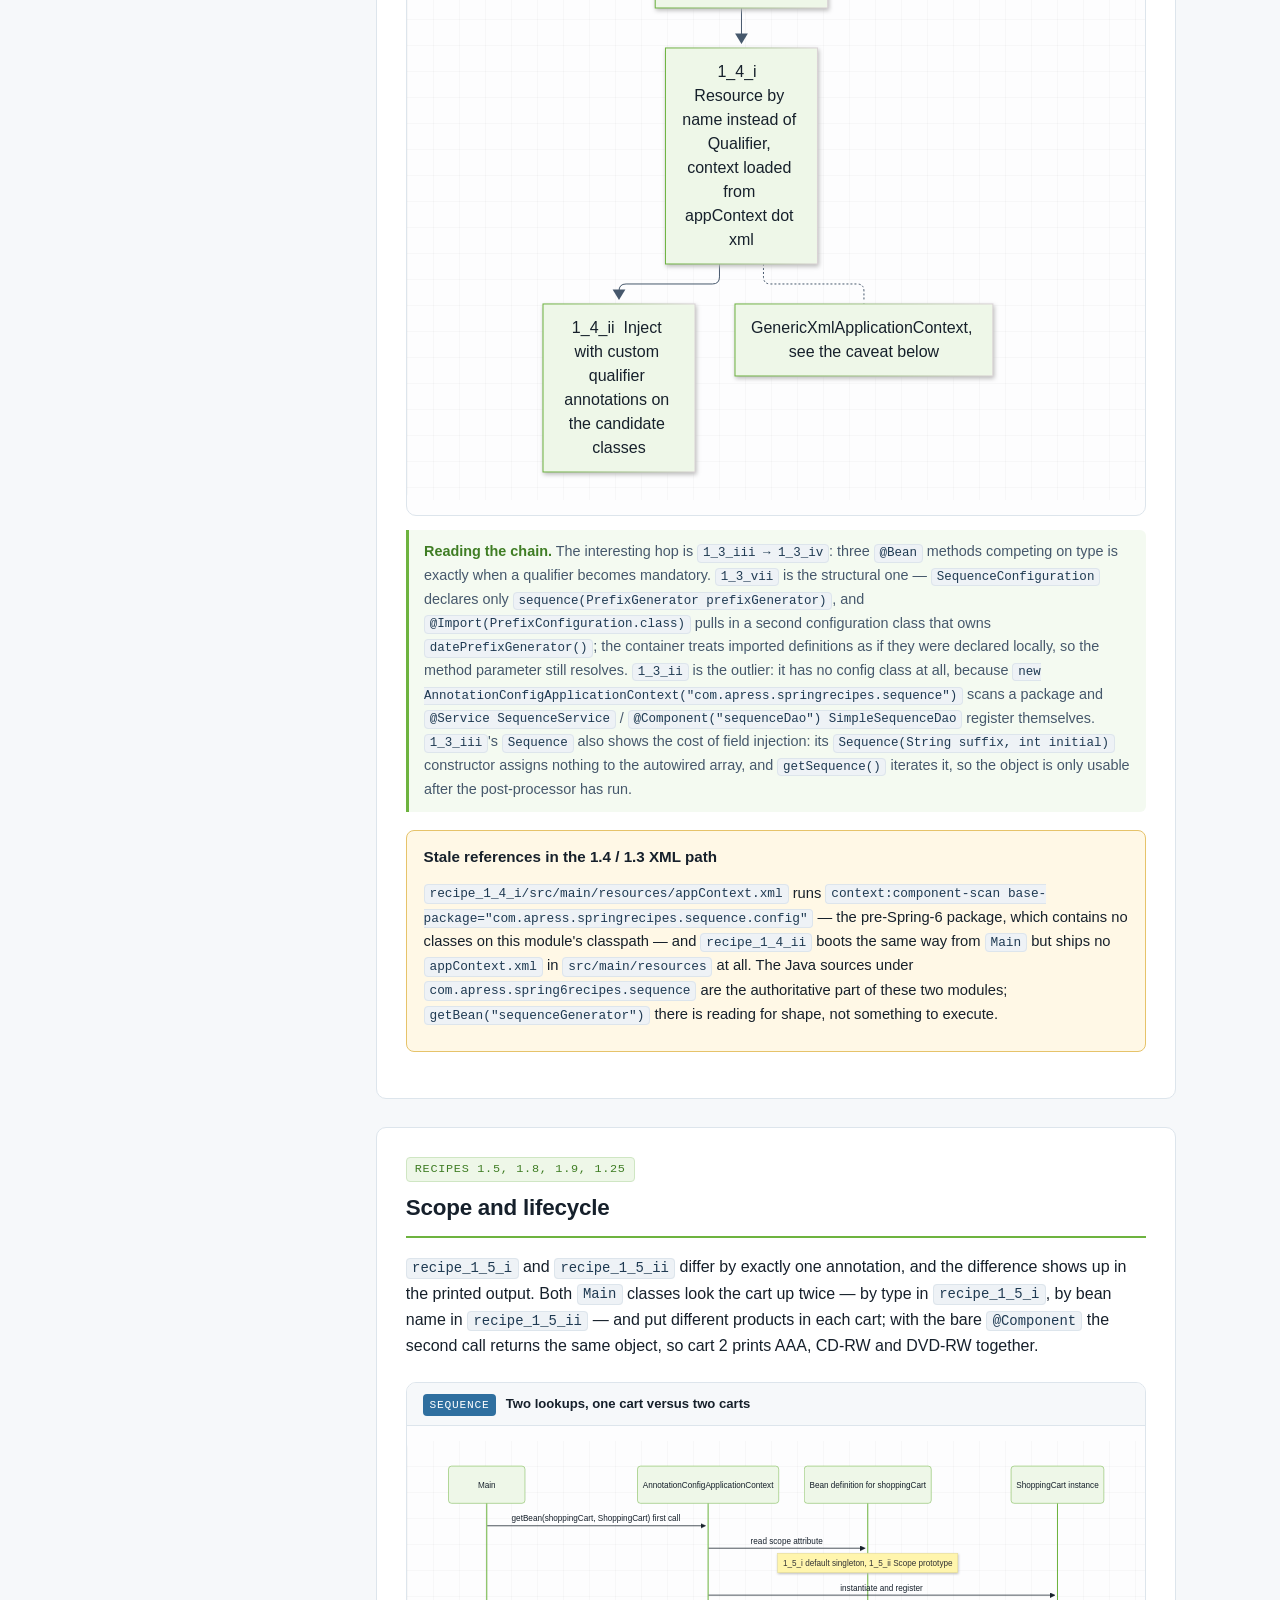
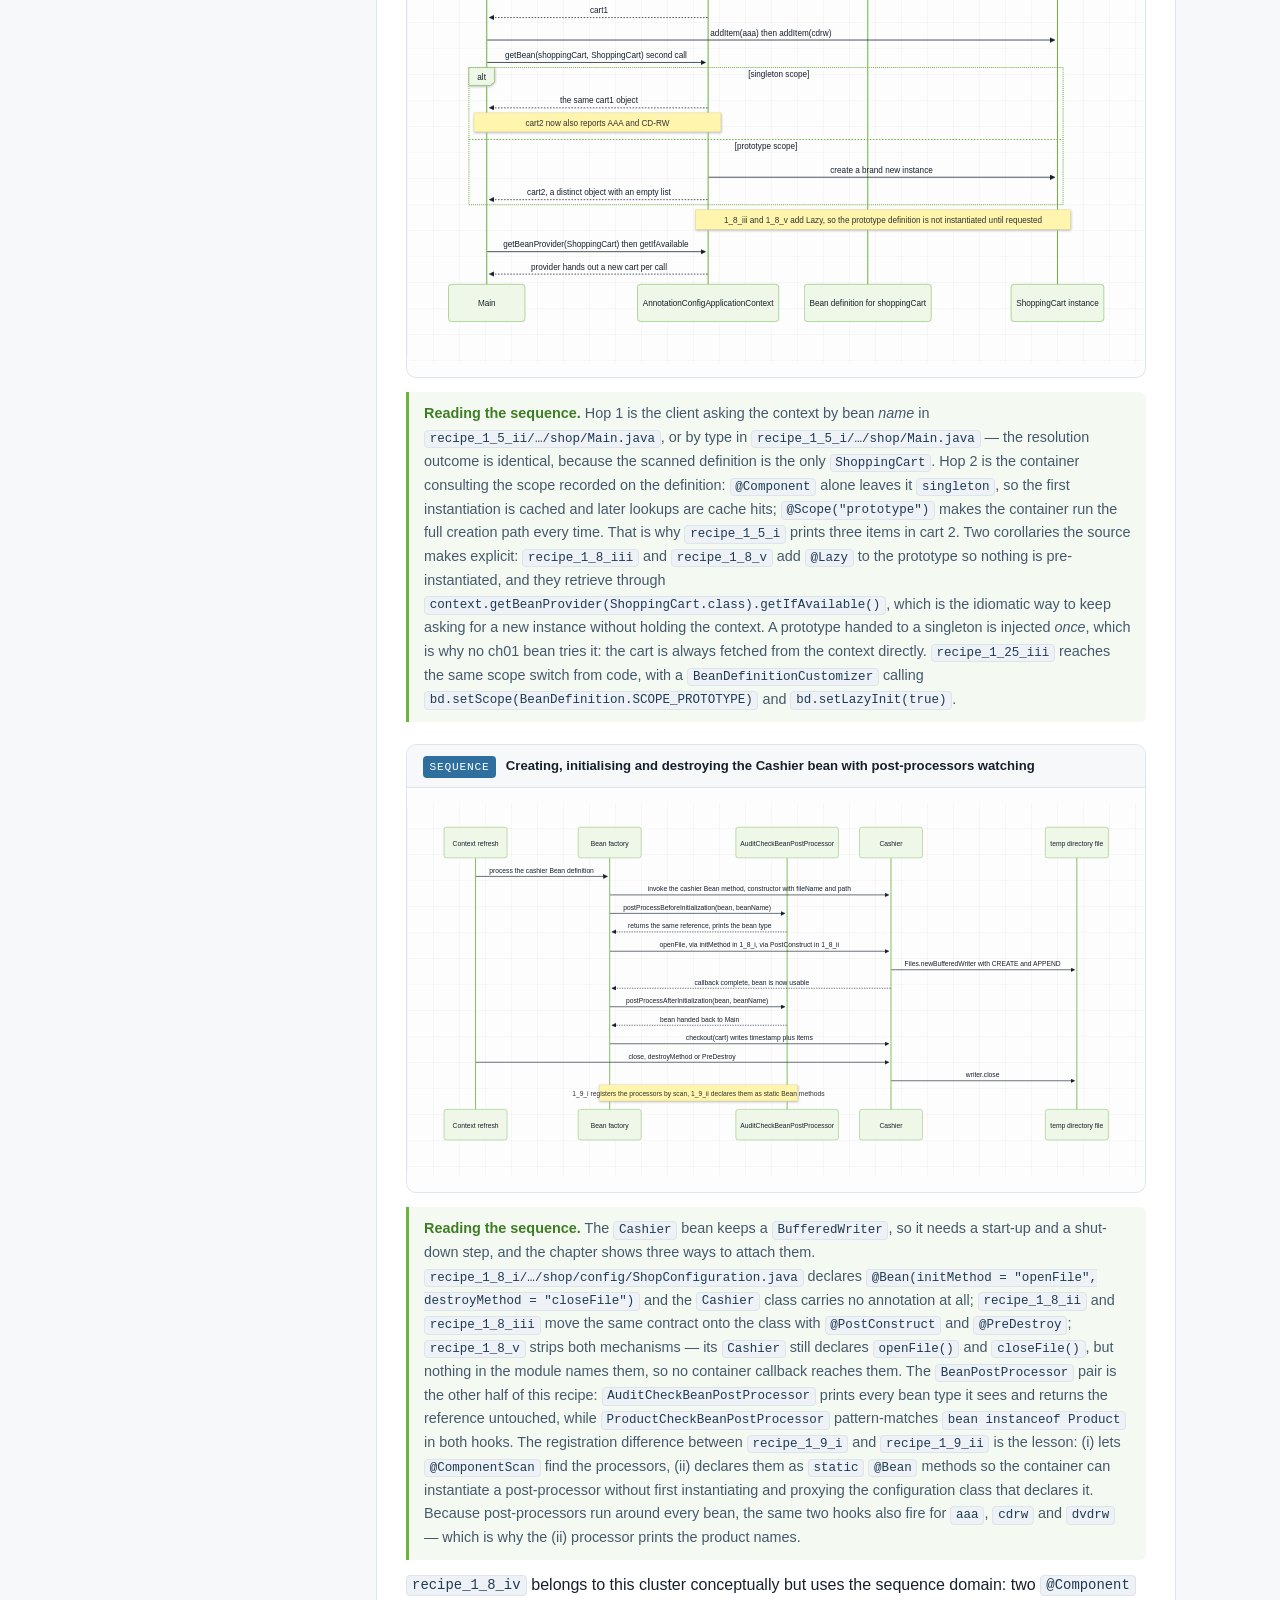
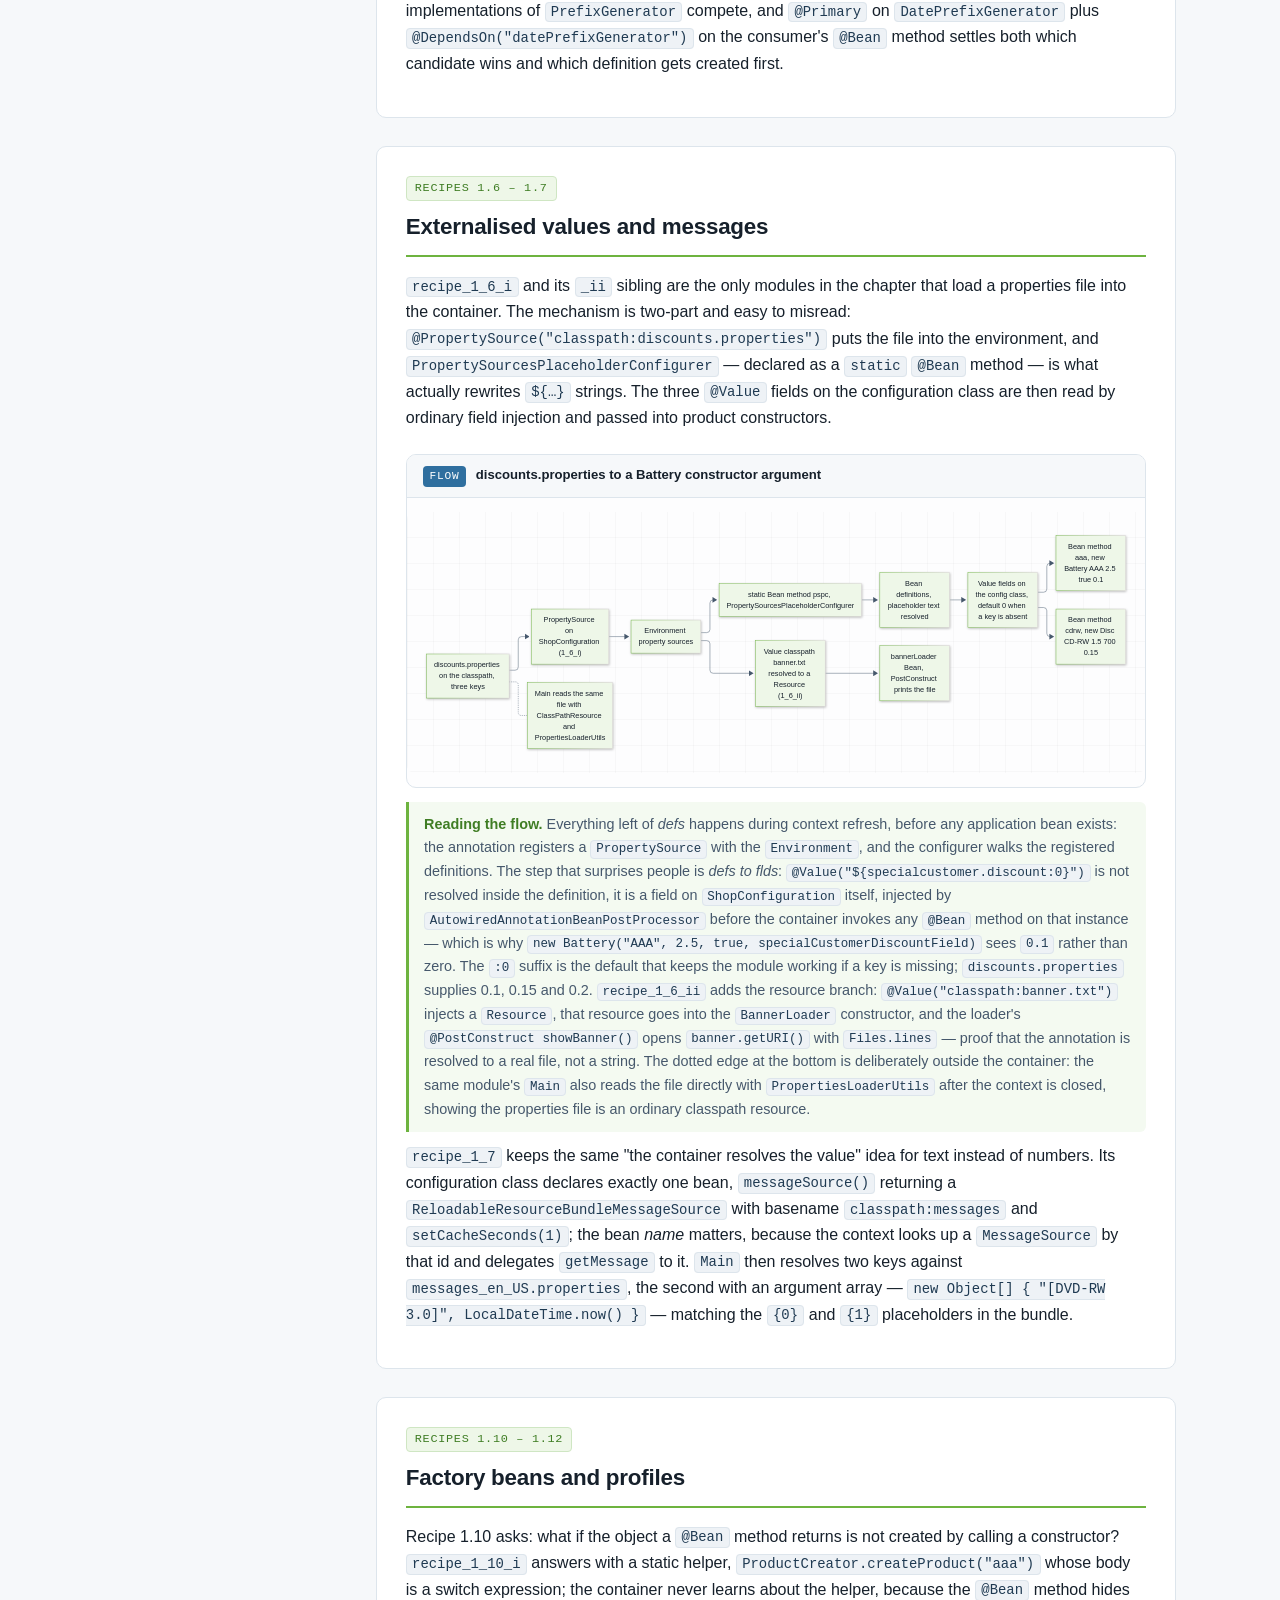
<file: docs/ch01/index.html>
<!DOCTYPE html>
<html lang="en">
<head>
<meta charset="utf-8">
<meta name="viewport" content="width=device-width, initial-scale=1">
<title>Chapter 1 — Spring Core Tasks — Spring 6 Recipes</title>
<link rel="stylesheet" href="../assets/style.css">
<script src="../assets/mermaid.min.js"></script>
<script>
  mermaid.initialize({
    startOnLoad: true, securityLevel: 'loose', theme: 'base',
    themeVariables: {
      primaryColor: '#eef7e8', primaryBorderColor: '#6db33f', primaryTextColor: '#16202b',
      lineColor: '#46586c', fontFamily: 'Segoe UI, Helvetica, Arial, sans-serif'
    },
    flowchart: { curve: 'basis', htmlLabels: true, useMaxWidth: true },
    sequence: { useMaxWidth: true, showNotes: true }
  });
</script>
</head>
<body>
<header class="masthead">
  <div class="breadcrumb"><a href="../index.html">Spring 6 Recipes</a> &rsaquo; Chapter 1</div>
  <h1>Chapter 1 — Spring Core Tasks</h1>
  <p class="lede">Everything in this chapter is about one object: the <code>ApplicationContext</code>. Fifty-nine runnable
  modules take a plain <code>Sequence</code>, a shop made of <code>Product</code>, <code>ShoppingCart</code> and
  <code>Cashier</code>, and a calculator pair, and walk them through bean definition, injection, scope, lifecycle,
  externalised values, factory creation, profiles, AspectJ advice and load-time weaving. No web layer, no database —
  every module is a <code>main</code> method that boots a container and prints.</p>
  <div class="chip-row">
    <span class="chip">59 recipe modules, 1.1–1.25</span>
    <span class="chip">408 Java files</span>
    <span class="chip">AnnotationConfigApplicationContext</span>
    <span class="chip">@Configuration @Bean @ComponentScan</span>
    <span class="chip">@EnableAspectJAutoProxy</span>
    <span class="chip">./gradlew :ch01:recipe_1_1_i:build</span>
    <span class="chip">Java 19 toolchain, --enable-preview</span>
    <span class="chip">no Docker, no DB, no ports</span>
  </div>

  <nav class="pager">
    <a href="../index.html">&larr; All chapters</a>
    <a href="../ch02/index.html">Chapter 2 — Spring MVC &rarr;</a>
  </nav>
</header>
<div class="shell">
  <aside class="toc">
    <h2>On this page</h2>
    <ol>
      <li><a href="#overview">Mental model and module map</a></li>
      <li><a href="#injection">Injecting collaborators</a></li>
      <li><a href="#scope-lifecycle">Scope and lifecycle</a></li>
      <li><a href="#externalized">Externalised values and messages</a></li>
      <li><a href="#factories-profiles">Factory beans and profiles</a></li>
      <li><a href="#aop">AspectJ advice and pointcuts</a></li>
      <li><a href="#weaving">Introductions and load-time weaving</a></li>
      <li><a href="#executors-events">Task executors and application events</a></li>
      <li><a href="#running">Building and running</a></li>
    </ol>
  </aside>
  <article>

    <section id="overview">
      <span class="kicker">Overview</span>
      <h2>Mental model and module map</h2>
      <p>Every module in <code>ch01/</code> is the same four-act shape: a <em>configuration source</em> declares beans,
      a <em>context</em> is booted from it, a <em>client</em> (always <code>Main</code> or a <code>Demo</code> class)
      asks the context for a bean, and the bean does something printable. The chapter's variety comes from swapping
      one of those four parts: a <code>@Bean</code> method instead of XML, a scanned <code>@Component</code> instead
      of a declared bean, a prototype instead of a singleton, an advice chain wrapped around the returned object.</p>
      <p>Two domains carry the load. The <strong>sequence</strong> examples
      (<code>ch01/recipe_1_1_i</code> … <code>recipe_1_4_ii</code>, plus <code>recipe_1_25_*</code>) use one tiny class,
      <code>Sequence</code> with a <code>PrefixGenerator</code> collaborator, so that injection and qualifier mechanics
      are all that is visible. The <strong>shop</strong> examples
      (<code>recipe_1_2</code>, <code>recipe_1_5_i</code> … <code>recipe_1_6_ii</code>, <code>recipe_1_8_*</code>,
      <code>recipe_1_9_*</code>, <code>recipe_1_10_*</code>, <code>recipe_1_11</code>, <code>recipe_1_12</code>,
      <code>recipe_1_24_*</code>) add state — a cart holding products, a cashier appending to a file — so scope,
      lifecycle callbacks and events have somewhere to land. A third domain, the <strong>calculator</strong> pair
      (<code>ArithmeticCalculator</code> / <code>UnitCalculator</code>) and the <strong>complex number</strong>
      follow-on (<code>Complex</code>, <code>ComplexCalculator</code>), exists only to give AspectJ something to advise
      in <code>recipe_1_13_i</code> … <code>recipe_1_22</code>. <code>recipe_1_23_*</code> swaps both for
      <code>TaskExecutor</code> beans.</p>
      <div class="callout info">
        <h4>Worth knowing before you read the diagrams</h4>
        <p>Chapter 1 contains <strong>no SpEL</strong>. Grepping the whole chapter for <code>#{</code> or
        <code>ExpressionParser</code> returns nothing: the only expressions used are <code>${…}</code> property
        placeholders and a <code>classpath:</code> resource string, both resolved by
        <code>PropertySourcesPlaceholderConfigurer</code> (<code>recipe_1_6_i</code>) rather than by the SpEL engine.
        Likewise there is no <code>BeanFactoryPostProcessor</code> implementation and no
        <code>InitializingBean</code> / <code>DisposableBean</code> in the chapter — the init and destroy stories are told
        with <code>@Bean(initMethod, destroyMethod)</code> and the Jakarta annotations.</p>
      </div>

      <h3>Module map</h3>
      <table>
        <thead>
          <tr><th>Recipe</th><th>Modules</th><th>What it demonstrates</th><th>Key classes</th></tr>
        </thead>
        <tbody>
          <tr><td class="num">1.1</td><td><code>1_1_i</code>, <code>1_1_ii</code></td>
            <td>First bean: a <code>@Bean</code> method and <code>getBean(Sequence.class)</code>; then the same idea with
            stereotype scanning, where <code>@ComponentScan</code> uses a REGEX <code>includeFilters</code> for
            <code>*Dao</code> and <code>*Service</code> and an ANNOTATION <code>excludeFilters</code> for
            <code>Controller</code>.</td>
            <td><code>Sequence</code>, <code>SequenceConfiguration</code>, <code>SequenceDao</code>,
            <code>SimpleSequenceDao</code>, <code>SequenceTest</code></td></tr>
          <tr><td class="num">1.2</td><td><code>1_2</code></td>
            <td>Several <code>@Bean</code> methods returning one abstract type, retrieved by bean name
            (<code>getBean("aaa", Product.class)</code>).</td>
            <td><code>Product</code>, <code>Battery</code>, <code>Disc</code>, <code>ShopConfiguration</code></td></tr>
          <tr><td class="num">1.3</td><td><code>1_3_i</code> … <code>1_3_vii</code></td>
            <td>Seven ways to hand a <code>PrefixGenerator</code> to <code>Sequence</code>: setter call inside a
            <code>@Bean</code> method with a method parameter (i), scanned <code>@Service</code> with an
            <code>@Autowired</code> field (ii), <code>@Autowired</code> array of all matching beans (iii), constructor
            argument from a method parameter (iv), bare <code>@Autowired</code> field (v), <code>@Qualifier</code> by
            bean name (vi), <code>@Import</code> of a second configuration class (vii).</td>
            <td><code>Sequence</code>, <code>PrefixGenerator</code>, <code>DatePrefixGenerator</code>,
            <code>NumberPrefixGenerator</code>, <code>SequenceService</code>, <code>PrefixConfiguration</code></td></tr>
          <tr><td class="num">1.4</td><td><code>1_4_i</code>, <code>1_4_ii</code></td>
            <td>Non-Spring injection annotations: Jakarta <code>@Resource(name = "datePrefixGenerator")</code> resolved
            by name; <code>@Inject</code> paired with home-grown qualifier annotations declared on the candidate classes.</td>
            <td><code>Sequence</code>, <code>DatePrefixAnnotation</code>, <code>NumberPrefixAnnotation</code>,
            <code>appContext.xml</code></td></tr>
          <tr><td class="num">1.5</td><td><code>1_5_i</code>, <code>1_5_ii</code></td>
            <td>The scope trap: the same <code>getBean</code> called twice returns one shared
            <code>ShoppingCart</code> (i) versus a fresh cart per call once <code>@Scope("prototype")</code> is added (ii).</td>
            <td><code>ShoppingCart</code>, <code>ShopConfiguration</code></td></tr>
          <tr><td class="num">1.6</td><td><code>1_6_i</code>, <code>1_6_ii</code></td>
            <td><code>@PropertySource("classpath:discounts.properties")</code> plus a <code>static</code>
            <code>PropertySourcesPlaceholderConfigurer</code> bean feeding <code>@Value</code> fields that are then passed
            into constructors; (ii) injects <code>@Value("classpath:banner.txt")</code> as a <code>Resource</code> and
            prints it from an <code>@PostConstruct</code> method.</td>
            <td><code>ShopConfiguration</code>, <code>BannerLoader</code>, <code>Product</code></td></tr>
          <tr><td class="num">1.7</td><td><code>1_7</code></td>
            <td><code>messageSource</code> as a bean: <code>ReloadableResourceBundleMessageSource</code> with
            <code>classpath:messages</code> basename, read through <code>context.getMessage</code> with arguments and a
            <code>Locale</code>.</td>
            <td><code>ShopConfiguration</code>, <code>messages_en_US.properties</code></td></tr>
          <tr><td class="num">1.8</td><td><code>1_8_i</code> … <code>1_8_v</code></td>
            <td>Init and destroy callbacks on <code>Cashier</code>: <code>@Bean(initMethod = "openFile",
            destroyMethod = "closeFile")</code> (i) versus <code>@PostConstruct</code> / <code>@PreDestroy</code> (ii, iii);
            <code>@Lazy</code> prototype cart fetched through <code>getBeanProvider</code> (iii, v);
            (iv) is the sequence domain with <code>@DependsOn</code> and <code>@Primary</code> breaking a two-candidate tie.</td>
            <td><code>Cashier</code>, <code>ShoppingCart</code>, <code>DatePrefixGenerator</code>,
            <code>NumberPrefixGenerator</code></td></tr>
          <tr><td class="num">1.9</td><td><code>1_9_i</code> … <code>1_9_iv</code></td>
            <td>Two <code>BeanPostProcessor</code> implementations registered by component scan (i) versus declared as
            <code>static</code> <code>@Bean</code> methods (ii); (iii, iv) are the sequence domain comparing pure XML
            bean definitions with an inter-<code>@Bean</code>-method call.</td>
            <td><code>AuditCheckBeanPostProcessor</code>, <code>ProductCheckBeanPostProcessor</code>,
            <code>SequenceConfiguration</code></td></tr>
          <tr><td class="num">1.10</td><td><code>1_10_i</code>, <code>1_10_ii</code>, <code>1_10_iii</code></td>
            <td>Three factory shapes: a <code>static</code> factory method called from a <code>@Bean</code> method, an
            instance factory bean holding a map of products, and <code>DiscountFactoryBean</code> extending
            <code>AbstractFactoryBean</code> to mutate price through a factory.</td>
            <td><code>ProductCreator</code>, <code>DiscountFactoryBean</code>, <code>ShopConfiguration</code></td></tr>
          <tr><td class="num">1.11</td><td><code>1_11</code></td>
            <td><code>@Profile</code> on four configuration classes; <code>setActiveProfiles("winter")</code> before
            <code>register</code> plus <code>refresh()</code> selects which <code>aaa</code> bean definition survives.</td>
            <td><code>ShopConfigurationSpr</code>, <code>ShopConfigurationSumWin</code>,
            <code>ShopConfigurationAut</code>, <code>ShopConfigurationGlobal</code></td></tr>
          <tr><td class="num">1.12</td><td><code>1_12</code></td>
            <td>Two active profiles at once (<code>global</code>, <code>winter</code>) with <code>context.scan</code>;
            <code>Cashier</code> now implements <code>BeanNameAware</code> and takes its file name from its bean name.</td>
            <td><code>ShopConfigurationGlobal</code>, <code>Cashier</code></td></tr>
          <tr><td class="num">1.13</td><td><code>1_13_i</code> … <code>1_13_v</code></td>
            <td>Advice kinds on one aspect: <code>@Before</code> (i), plus <code>@After</code> (ii), plus
            <code>@AfterReturning</code> binding <code>result</code> (iii), plus <code>@AfterThrowing</code> bound to
            <code>IllegalArgumentException</code> (iv), then everything collapsed into one <code>@Around</code> with
            <code>ProceedingJoinPoint</code> (v). All on <code>@EnableAspectJAutoProxy</code>.</td>
            <td><code>CalculatorLoggingAspect</code>, <code>StandardArithmeticCalculator</code>,
            <code>CalculatorConfiguration</code></td></tr>
          <tr><td class="num">1.14</td><td><code>1_14</code></td>
            <td>Reading the <code>JoinPoint</code> itself: kind, declaring type, method name, arguments,
            <code>getTarget()</code> versus <code>getThis()</code>.</td>
            <td><code>CalculatorLoggingAspect</code></td></tr>
          <tr><td class="num">1.15</td><td><code>1_15_i</code>, <code>1_15_ii</code></td>
            <td>Two competing aspects on the same join points, ordered by implementing <code>Ordered</code> (i) and by
            the <code>@Order</code> annotation (ii), so validation runs before logging.</td>
            <td><code>CalculatorValidationAspect</code>, <code>CalculatorLoggingAspect</code></td></tr>
          <tr><td class="num">1.16</td><td><code>1_16_i</code>, <code>1_16_ii</code></td>
            <td>Named pointcuts: one private <code>@Pointcut</code> reused by all five advices in the aspect (i);
            the same pointcut moved into a separate <code>CalculatorPointcuts</code> type and referenced by its
            fully-qualified name (ii). Both ship an <code>appContext.xml</code> with
            <code>aop:aspectj-autoproxy</code>.</td>
            <td><code>CalculatorPointcuts</code>, <code>CalculatorLoggingAspect</code></td></tr>
          <tr><td class="num">1.17</td><td><code>1_17_i</code> … <code>1_17_iv</code></td>
            <td>Pointcut designators, one per variant: <code>@annotation(LoggingRequired)</code>,
            <code>@within(LoggingRequired)</code>, composition with <code>within(ArithmeticCalculator+)</code> OR
            <code>within(UnitCalculator+)</code>, and a parameterised pointcut binding
            <code>target(target) &amp;&amp; args(a,b)</code>.</td>
            <td><code>LoggingRequired</code>, <code>CalculatorPointcuts</code>, <code>CalculatorLoggingAspect</code></td></tr>
          <tr><td class="num">1.18</td><td><code>1_18</code></td>
            <td>Introduction with <code>@DeclareParents</code>: the calculator proxy gains
            <code>MaxCalculator</code> and <code>MinCalculator</code>, so <code>Main</code> can cast the bean to
            interfaces its target never implements.</td>
            <td><code>CalculatorIntroduction</code>, <code>MaxCalculator</code>, <code>SimpleMaxCalculator</code>,
            <code>MinCalculator</code>, <code>SimpleMinCalculator</code></td></tr>
          <tr><td class="num">1.19</td><td><code>1_19</code></td>
            <td>A stateful mixin: <code>@DeclareParents</code> attaches <code>Counter</code> to every
            <code>Standard*Calculator</code> and an <code>@After</code> advice bound with <code>this(counter)</code>
            increments it after each call.</td>
            <td><code>Counter</code>, <code>SimpleCounter</code>, <code>CalculatorIntroduction</code></td></tr>
          <tr><td class="num">1.20</td><td><code>1_20_i</code> … <code>1_20_iii</code></td>
            <td>From a clean un-advised <code>ComplexCalculator</code> (i) to an AspectJ <code>call(...)</code> interceptor
            on <code>new Complex(int, int)</code> driven by <code>META-INF/aop.xml</code> (ii), to enabling AspectJ weaving
            from code with <code>DefaultContextLoadTimeWeaver</code> and <code>AspectJWeavingEnabler</code> inside an
            <code>ApplicationContextInitializer</code> (iii).</td>
            <td><code>Complex</code>, <code>ComplexCachingAspect</code>,
            <code>LoadTimeWeaverApplicationContextInitializer</code>, <code>aop.xml</code></td></tr>
          <tr><td class="num">1.21</td><td><code>1_21</code></td>
            <td>The woven aspect as a Spring bean: <code>Aspects.aspectOf(ComplexCachingAspect.class)</code> returned from
            a <code>@Bean</code> method and given a pre-seeded cache.</td>
            <td><code>CalculatorConfiguration</code>, <code>ComplexCachingAspect</code></td></tr>
          <tr><td class="num">1.22</td><td><code>1_22</code></td>
            <td><code>@Configurable</code> on <code>Complex</code> with <code>@EnableSpringConfigured</code>,
            <code>@EnableLoadTimeWeaving</code> and an explicit <code>AspectJWeavingEnabler</code> bean, so an object made
            with <code>new</code> receives an <code>@Autowired</code> <code>ComplexFormatter</code> and uses it in
            <code>toString()</code>.</td>
            <td><code>Complex</code>, <code>ComplexFormatter</code>, <code>CalculatorConfiguration</code></td></tr>
          <tr><td class="num">1.23</td><td><code>1_23_i</code>, <code>1_23_ii</code></td>
            <td>JDK <code>Executors</code> used directly (i) versus seven Spring executor beans —
            <code>ThreadPoolTaskExecutor</code>, <code>SimpleAsyncTaskExecutor</code>, <code>SyncTaskExecutor</code>,
            <code>TaskExecutorAdapter</code>, <code>ConcurrentTaskExecutor</code> over a virtual-thread executor,
            <code>ScheduledExecutorFactoryBean</code> plus <code>ScheduledExecutorTask</code> — injected into one
            <code>@PostConstruct</code> submitter (ii).</td>
            <td><code>ExecutorsConfiguration</code>, <code>SpringExecutorsDemo</code>,
            <code>DemonstrationRunnable</code></td></tr>
          <tr><td class="num">1.24</td><td><code>1_24_i</code>, <code>1_24_ii</code></td>
            <td>Publishing and consuming application events: <code>Cashier</code> implements
            <code>ApplicationEventPublisherAware</code> and <code>CheckoutEvent</code> extends
            <code>ApplicationEvent</code>, consumed by an <code>ApplicationListener</code> (i); (ii) drops the base class,
            injects <code>ApplicationEventPublisher</code> through the constructor and consumes with
            <code>@EventListener</code> on a plain bean method.</td>
            <td><code>CheckoutEvent</code>, <code>CheckoutListener</code>, <code>Cashier</code></td></tr>
          <tr><td class="num">1.25</td><td><code>1_25_i</code>, <code>1_25_ii</code>, <code>1_25_iii</code></td>
            <td>No configuration class at all: <code>ctx.registerBean(Class, Supplier)</code> on an empty context (i),
            the supplier wiring itself with <code>getBeanProvider(...).ifUnique(...)</code> (ii), and a
            <code>BeanDefinitionCustomizer</code> that sets prototype scope and lazy initialisation (iii).</td>
            <td><code>Sequence</code>, <code>DatePrefixGenerator</code>,
            <code>SequenceBeanDefinitionCustomizer</code></td></tr>
          <tr><td class="num">—</td><td><code>springintro</code></td>
            <td>Chapter scaffolding only. The directory holds a single Eclipse <code>.project</code> descriptor; there are
            no sources, so no module path to build.</td>
            <td>—</td></tr>
        </tbody>
      </table>

      <figure class="diagram">
        <figcaption><span class="tag">Flow</span>
          <span class="dtitle">Five configuration sources, one container, one lookup</span></figcaption>
        <pre class="mermaid">
flowchart LR
    jc["Java config, Bean methods on ShopConfiguration (1_2)"] --> ann["AnnotationConfigApplicationContext"]
    cs["Stereotype scan, ComponentScan with REGEX includeFilters (1_1_ii)"] --> ann
    prm["Programmatic, registerBean with a Supplier (1_25_i)"] --> ann
    imp["Imported config, Import of PrefixConfiguration (1_3_vii)"] --> ann
    prp["PropertySource plus PropertySourcesPlaceholderConfigurer (1_6_i)"] --> env["Environment and property sources"]
    env --> ann
    xml["XML bean and property elements (1_9_iii)"] --> xmlctx["GenericXmlApplicationContext (1_4_i)"]
    ann --> get["getBean by type, by name, or getBeanProvider"]
    xmlctx --> get
    get --> prod["Product singleton named aaa"]
    get --> cart["ShoppingCart, fresh per call (1_5_ii)"]
    get --> calc["ArithmeticCalculator, an advised proxy (1_13_i)"]
        </pre>
      </figure>
      <p class="reading"><strong>Reading the flow.</strong> The left column is what you hand the container: a
      <code>@Configuration</code> class (<code>recipe_1_2/…/shop/config/ShopConfiguration.java</code>), a package name to
      scan (<code>recipe_1_1_ii/…/sequence/Main.java</code> passes the base package straight into the constructor), a
      programmatic supplier (<code>recipe_1_25_i</code>), an <code>@Import</code>ed second config
      (<code>recipe_1_3_vii</code>) or an XML document (<code>recipe_1_9_iii/…/resources/appContext.xml</code>). The middle
      node is the <code>ApplicationContext</code>, which is also a <code>BeanDefinitionRegistry</code> and a
      <code>PropertySourcesCapableEnvironment</code>. The right column is what comes back out of
      <code>getBean</code>: a shared <code>Product</code>, a <code>ShoppingCart</code> whose scope decides whether the second
      call is the same object, and — from <code>recipe_1_13_i</code> onwards — not the target object at all but a proxy that
      wraps it.</p>

      <figure class="diagram">
        <figcaption><span class="tag">Class</span>
          <span class="dtitle">The shop domain as it is actually written across the chapter</span></figcaption>
        <pre class="mermaid">
classDiagram
    class Product {
        String name
        double price
        String getName()
        double getPrice()
    }
    class Battery {
        boolean rechargeable
        boolean isRechargeable()
    }
    class Disc {
        int capacity
        int getCapacity()
    }
    class ShoppingCart {
        List items
        void addItem(item)
        List getItems()
    }
    class Cashier {
        String fileName
        void openFile()
        void checkout(cart)
        void closeFile()
    }
    class CheckoutEvent {
        ShoppingCart cart
        LocalDateTime time
        LocalDateTime getTime()
    }
    class CheckoutListener {
        void onApplicationEvent(event)
    }
    Product -- Battery : abstract superclass, same in every shop module
    Product -- Disc : abstract superclass, same in every shop module
    ShoppingCart o-- Product : items list, unmodifiable view returned
    Cashier .. ShoppingCart : checkout reads getItems
    CheckoutEvent o-- ShoppingCart : cart passed as event source
    CheckoutListener .. CheckoutEvent : consumes the published event
        </pre>
      </figure>
      <p class="reading"><strong>Reading the graph.</strong> <code>Product</code> is abstract in every module
      (<code>ch01/recipe_1_2/src/main/java/com/apress/spring6recipes/shop/Product.java</code>) with two concrete
      subtypes, <code>Battery</code> and <code>Disc</code>; that single abstract type is what makes bean ambiguity interesting
      later, because three <code>@Bean</code> methods all declare <code>Product</code> as their return type.
      <code>ShoppingCart</code> holds a list of <code>Product</code> and, in most variants, hands out
      <code>Collections.unmodifiableList</code> from <code>getItems()</code> — <code>recipe_1_12</code> is the exception and
      returns the live list. <code>Cashier</code> depends on <code>ShoppingCart</code> only as a method argument, never as a
      field, so it is a stateless service bean while the cart is stateful; that asymmetry is the whole point of recipe 1.5.
      <code>CheckoutEvent</code> and <code>CheckoutListener</code> exist only in <code>recipe_1_24_i</code> and
      <code>recipe_1_24_ii</code>. In <code>recipe_1_6_i</code> and <code>recipe_1_6_ii</code> <code>Product</code> grows a third
      constructor argument, <code>discount</code>, plus <code>getDiscount()</code>, and in <code>recipe_1_10_iii</code> its
      <code>price</code> field loses <code>final</code> so the factory bean can call the package-private
      <code>setPrice</code>.</p>

      <h3>The three bean-declaration styles you will see repeatedly</h3>
      <table>
        <thead><tr><th>Style</th><th>Modules</th><th>How the definition is created</th></tr></thead>
        <tbody>
          <tr><td>Declared <code>@Bean</code> method</td><td><code>1_1_i</code>, <code>1_2</code>, <code>1_3_i</code>,
            <code>1_10_*</code>, <code>1_23_ii</code></td>
            <td>The container reads the annotated method, calls it once for a singleton, and registers the result under
            the method name — which is why <code>getBean("aaa", Product.class)</code> works.</td></tr>
          <tr><td>Scanned stereotype</td><td><code>1_1_ii</code>, <code>1_3_ii</code>, <code>1_5_*</code>,
            <code>1_8_*</code>, all calculator modules</td>
            <td><code>@ComponentScan</code> (or <code>context.scan</code>) produces a scanned bean definition per class,
            named from the decapitalised class name: <code>@Component</code> on <code>ShoppingCart</code> gives the bean
            id <code>shoppingCart</code>.</td></tr>
          <tr><td>Programmatic registration</td><td><code>1_25_i</code>, <code>1_25_ii</code>,
            <code>1_25_iii</code></td>
            <td><code>AnnotationConfigApplicationContext.registerBean(Class, Supplier)</code> plus an optional
            <code>BeanDefinitionCustomizer</code>, with no annotation on the bean class at all.</td></tr>
        </tbody>
      </table>
    </section>

    <section id="injection">
      <span class="kicker">Recipes 1.3 – 1.4</span>
      <h2>Injecting collaborators</h2>
      <p>Recipe 1.3 is the chapter's "same problem, seven mechanisms" set. The problem: <code>Sequence</code> needs a
      <code>PrefixGenerator</code>, and there is more than one implementation in the container. The seven modules solve it at
      seven different points, and the differences are visible in two places only — the annotations on
      <code>Sequence</code> and the signature of the <code>@Bean</code> method in
      <code>…/sequence/config/SequenceConfiguration.java</code>.</p>

      <figure class="diagram">
        <figcaption><span class="tag">Class</span>
          <span class="dtitle">Setter, constructor and autowired injection compared on one collaborator pair</span></figcaption>
        <pre class="mermaid">
classDiagram
    class Sequence {
        PrefixGenerator prefixGenerator
        String suffix
        int initial
        void setPrefixGenerator(generator)
        String nextValue()
    }
    class PrefixGenerator {
        String getPrefix()
    }
    class DatePrefixGenerator {
        DateTimeFormatter formatter
        void setPattern(pattern)
    }
    class NumberPrefixGenerator {
    }
    class SequenceConfiguration {
        Sequence sequenceGenerator(generator)
        DatePrefixGenerator datePrefixGenerator()
        NumberPrefixGenerator numberPrefixGenerator()
    }
    class SequenceService {
        SequenceDao sequenceDao
        String generate(sequenceId)
    }
    PrefixGenerator -- DatePrefixGenerator : implements
    PrefixGenerator -- NumberPrefixGenerator : implements
    Sequence o-- PrefixGenerator : the collaborator being injected
    SequenceConfiguration .. Sequence : 1_3_i setter call, 1_3_iv constructor argument
    SequenceConfiguration .. PrefixGenerator : method parameter resolved by type
    Sequence .. PrefixGenerator : 1_3_v Autowired field, config declares nothing
    Sequence .. DatePrefixGenerator : 1_3_vi and 1_4_i pick by name
    Sequence .. NumberPrefixGenerator : 1_3_iii array receives every candidate
    SequenceService .. Sequence : 1_3_ii Service generates from a scanned Dao
        </pre>
      </figure>
      <p class="reading"><strong>Reading the graph.</strong> Follow one edge at a time.
      <em>Constructor-inject from a method parameter</em>: in <code>recipe_1_3_iv</code>
      <code>sequenceGenerator(PrefixGenerator prefixGenerator)</code> declares the dependency in its signature, the container
      resolves that parameter by type and hands it in, and the constructor stores it — no annotation anywhere on
      <code>Sequence</code>. <em>Setter-inject</em>: <code>recipe_1_3_i</code> keeps the same parameter mechanism but calls
      <code>generator.setPrefixGenerator(prefixGenerator)</code> on the object it constructed with
      <code>new Sequence("A", 100000)</code>. <em>Annotation-driven</em>: <code>recipe_1_3_v</code> drops the parameter and puts
      <code>@Autowired</code> on the field, so <code>AutowiredAnnotationBeanPostProcessor</code> populates it after
      instantiation; <code>recipe_1_3_iii</code> declares the field as an array and gets every
      <code>PrefixGenerator</code> bean. <code>recipe_1_3_vi</code> adds <code>@Qualifier("datePrefixGenerator")</code> on the
      field, the setter parameter <em>and</em> the <code>@Bean</code> method parameter, because those are three separate
      resolution points. <code>recipe_1_4_i</code> swaps Spring's annotation for Jakarta's
      <code>@Resource(name = "datePrefixGenerator")</code>, which resolves by bean name first;
      <code>recipe_1_4_ii</code> uses <code>@Inject</code> with <code>@DatePrefixAnnotation</code>, a custom annotation itself
      meta-annotated with <code>jakarta.inject.Qualifier</code> and placed on the candidate class rather than on the
      injection point.</p>

      <figure class="diagram">
        <figcaption><span class="tag">Flow</span>
          <span class="dtitle">How each 1.3 / 1.4 variant changes the wiring, in module order</span></figcaption>
        <pre class="mermaid">
flowchart TD
    v1["1_3_i  Bean method takes a PrefixGenerator parameter, setter called in the method body"] --> v3
    v2["1_3_ii  Service and Component scanned from a package string, Autowired field"] --> v3
    v3["1_3_iii  Two candidate Beans, Autowired array collects every match"] --> v4
    v4["1_3_iv  Constructor argument supplied from the Bean method parameter"] --> v5
    v5["1_3_v  Autowired field, no collaborator declared in the config class"] --> v6
    v6["1_3_vi  Qualifier by bean name on field, setter parameter and Bean method parameter"] --> v7
    v7["1_3_vii  Split config, Import of PrefixConfiguration for the generator Bean"] --> v8
    v8["1_4_i  Resource by name instead of Qualifier, context loaded from appContext dot xml"] --> v9
    v9["1_4_ii  Inject with custom qualifier annotations on the candidate classes"]
    v1 -.- note1["Sequence built with new, suffix and initial from constructor"]
    v8 -.- note2["GenericXmlApplicationContext, see the caveat below"]
        </pre>
      </figure>
      <p class="reading"><strong>Reading the chain.</strong> The interesting hop is
      <code>1_3_iii → 1_3_iv</code>: three <code>@Bean</code> methods competing on type is exactly when a qualifier becomes
      mandatory. <code>1_3_vii</code> is the structural one — <code>SequenceConfiguration</code> declares only
      <code>sequence(PrefixGenerator prefixGenerator)</code>, and <code>@Import(PrefixConfiguration.class)</code> pulls in a
      second configuration class that owns <code>datePrefixGenerator()</code>; the container treats imported definitions as if
      they were declared locally, so the method parameter still resolves. <code>1_3_ii</code> is the outlier: it has no config
      class at all, because <code>new AnnotationConfigApplicationContext("com.apress.springrecipes.sequence")</code> scans a
      package and <code>@Service SequenceService</code> / <code>@Component("sequenceDao") SimpleSequenceDao</code> register
      themselves. <code>1_3_iii</code>'s <code>Sequence</code> also shows the cost of field injection: its
      <code>Sequence(String suffix, int initial)</code> constructor assigns nothing to the autowired array, and
      <code>getSequence()</code> iterates it, so the object is only usable after the post-processor has run.</p>
      <div class="callout">
        <h4>Stale references in the 1.4 / 1.3 XML path</h4>
        <p><code>recipe_1_4_i/src/main/resources/appContext.xml</code> runs
        <code>context:component-scan base-package="com.apress.springrecipes.sequence.config"</code> — the pre-Spring-6
        package, which contains no classes on this module's classpath — and <code>recipe_1_4_ii</code> boots the same way from
        <code>Main</code> but ships no <code>appContext.xml</code> in <code>src/main/resources</code> at all. The Java sources
        under <code>com.apress.spring6recipes.sequence</code> are the authoritative part of these two modules;
        <code>getBean("sequenceGenerator")</code> there is reading for shape, not something to execute.</p>
      </div>
    </section>

    <section id="scope-lifecycle">
      <span class="kicker">Recipes 1.5, 1.8, 1.9, 1.25</span>
      <h2>Scope and lifecycle</h2>
      <p><code>recipe_1_5_i</code> and <code>recipe_1_5_ii</code> differ by exactly one annotation, and the difference shows up
      in the printed output. Both <code>Main</code> classes look the cart up twice — by type in <code>recipe_1_5_i</code>, by
      bean name in <code>recipe_1_5_ii</code> — and put different products
      in each cart; with the bare <code>@Component</code> the second call returns the same object, so cart 2 prints AAA, CD-RW
      and DVD-RW together.</p>

      <figure class="diagram">
        <figcaption><span class="tag">Sequence</span>
          <span class="dtitle">Two lookups, one cart versus two carts</span></figcaption>
        <pre class="mermaid">
sequenceDiagram
    participant M as Main
    participant C as AnnotationConfigApplicationContext
    participant R as Bean definition for shoppingCart
    participant S as ShoppingCart instance
    M->>C: getBean(shoppingCart, ShoppingCart) first call
    C->>R: read scope attribute
    Note over R: 1_5_i default singleton, 1_5_ii Scope prototype
    C->>S: instantiate and register
    C-->>M: cart1
    M->>S: addItem(aaa) then addItem(cdrw)
    M->>C: getBean(shoppingCart, ShoppingCart) second call
    alt singleton scope
        C-->>M: the same cart1 object
        Note over M,C: cart2 now also reports AAA and CD-RW
    else prototype scope
        C->>S: create a brand new instance
        C-->>M: cart2, a distinct object with an empty list
    end
    Note over C,S: 1_8_iii and 1_8_v add Lazy, so the prototype definition is not instantiated until requested
    M->>C: getBeanProvider(ShoppingCart) then getIfAvailable
    C-->>M: provider hands out a new cart per call
        </pre>
      </figure>
      <p class="reading"><strong>Reading the sequence.</strong> Hop 1 is the client asking the context by bean
      <em>name</em> in <code>recipe_1_5_ii/…/shop/Main.java</code>, or by type in <code>recipe_1_5_i/…/shop/Main.java</code> — the
      resolution outcome is identical, because the scanned definition is the only <code>ShoppingCart</code>. Hop 2 is the
      container consulting the scope recorded on the definition: <code>@Component</code> alone leaves it
      <code>singleton</code>, so the first instantiation is cached and later lookups are cache hits; <code>@Scope("prototype")</code>
      makes the container run the full creation path every time. That is why <code>recipe_1_5_i</code> prints three items in
      cart 2. Two corollaries the source makes explicit: <code>recipe_1_8_iii</code> and <code>recipe_1_8_v</code> add
      <code>@Lazy</code> to the prototype so nothing is pre-instantiated, and they retrieve through
      <code>context.getBeanProvider(ShoppingCart.class).getIfAvailable()</code>, which is the idiomatic way to keep asking for a
      new instance without holding the context. A prototype handed to a singleton is injected <em>once</em>, which is why no
      ch01 bean tries it: the cart is always fetched from the context directly.
      <code>recipe_1_25_iii</code> reaches the same scope switch from code, with a <code>BeanDefinitionCustomizer</code> calling
      <code>bd.setScope(BeanDefinition.SCOPE_PROTOTYPE)</code> and <code>bd.setLazyInit(true)</code>.</p>

      <figure class="diagram">
        <figcaption><span class="tag">Sequence</span>
          <span class="dtitle">Creating, initialising and destroying the Cashier bean with post-processors watching</span></figcaption>
        <pre class="mermaid">
sequenceDiagram
    participant C as Context refresh
    participant B as Bean factory
    participant P as AuditCheckBeanPostProcessor
    participant K as Cashier
    participant W as temp directory file
    C->>B: process the cashier Bean definition
    B->>K: invoke the cashier Bean method, constructor with fileName and path
    B->>P: postProcessBeforeInitialization(bean, beanName)
    P-->>B: returns the same reference, prints the bean type
    B->>K: openFile, via initMethod in 1_8_i, via PostConstruct in 1_8_ii
    K->>W: Files.newBufferedWriter with CREATE and APPEND
    K-->>B: callback complete, bean is now usable
    B->>P: postProcessAfterInitialization(bean, beanName)
    P-->>B: bean handed back to Main
    B->>K: checkout(cart) writes timestamp plus items
    C->>K: close, destroyMethod or PreDestroy
    K->>W: writer.close
    Note over B,P: 1_9_i registers the processors by scan, 1_9_ii declares them as static Bean methods
        </pre>
      </figure>
      <p class="reading"><strong>Reading the sequence.</strong> The <code>Cashier</code> bean keeps a
      <code>BufferedWriter</code>, so it needs a start-up and a shut-down step, and the chapter shows three ways to attach them.
      <code>recipe_1_8_i/…/shop/config/ShopConfiguration.java</code> declares
      <code>@Bean(initMethod = "openFile", destroyMethod = "closeFile")</code> and the <code>Cashier</code> class carries no
      annotation at all; <code>recipe_1_8_ii</code> and <code>recipe_1_8_iii</code> move the same contract onto the class with
      <code>@PostConstruct</code> and <code>@PreDestroy</code>; <code>recipe_1_8_v</code> strips both mechanisms — its
      <code>Cashier</code> still declares <code>openFile()</code> and <code>closeFile()</code>, but nothing in the module names
      them, so no container callback reaches them. The <code>BeanPostProcessor</code> pair is the other half of this recipe:
      <code>AuditCheckBeanPostProcessor</code> prints every bean type it sees and returns the reference untouched, while
      <code>ProductCheckBeanPostProcessor</code> pattern-matches <code>bean instanceof Product</code> in both hooks. The
      registration difference between <code>recipe_1_9_i</code> and <code>recipe_1_9_ii</code> is the lesson: (i) lets
      <code>@ComponentScan</code> find the processors, (ii) declares them as <code>static</code> <code>@Bean</code> methods so the
      container can instantiate a post-processor without first instantiating and proxying the configuration class that declares
      it. Because post-processors run around every bean, the same two hooks also fire for <code>aaa</code>, <code>cdrw</code>
      and <code>dvdrw</code> — which is why the (ii) processor prints the product names.</p>
      <p><code>recipe_1_8_iv</code> belongs to this cluster conceptually but uses the sequence domain: two
      <code>@Component</code> implementations of <code>PrefixGenerator</code> compete, and
      <code>@Primary</code> on <code>DatePrefixGenerator</code> plus <code>@DependsOn("datePrefixGenerator")</code> on the
      consumer's <code>@Bean</code> method settles both which candidate wins and which definition gets created first.</p>
    </section>

    <section id="externalized">
      <span class="kicker">Recipes 1.6 – 1.7</span>
      <h2>Externalised values and messages</h2>
      <p><code>recipe_1_6_i</code> and its <code>_ii</code> sibling are the only modules in the chapter that load a properties
      file into the container. The
      mechanism is two-part and easy to misread: <code>@PropertySource("classpath:discounts.properties")</code> puts the file
      into the environment, and <code>PropertySourcesPlaceholderConfigurer</code> — declared as a <code>static</code>
      <code>@Bean</code> method — is what actually rewrites <code>${…}</code> strings. The three <code>@Value</code> fields on the
      configuration class are then read by ordinary field injection and passed into product constructors.</p>

      <figure class="diagram">
        <figcaption><span class="tag">Flow</span>
          <span class="dtitle">discounts.properties to a Battery constructor argument</span></figcaption>
        <pre class="mermaid">
flowchart LR
    disk["discounts.properties on the classpath, three keys"] --> ps["PropertySource on ShopConfiguration (1_6_i)"]
    ps --> env["Environment property sources"]
    env --> pspc["static Bean method pspc, PropertySourcesPlaceholderConfigurer"]
    pspc --> defs["Bean definitions, placeholder text resolved"]
    defs --> flds["Value fields on the config class, default 0 when a key is absent"]
    flds --> aaa["Bean method aaa, new Battery AAA 2.5 true 0.1"]
    flds --> cdrw["Bean method cdrw, new Disc CD-RW 1.5 700 0.15"]
    env --> res["Value classpath banner.txt resolved to a Resource (1_6_ii)"]
    res --> bln["bannerLoader Bean, PostConstruct prints the file"]
    disk -.- raw["Main reads the same file with ClassPathResource and PropertiesLoaderUtils"]
        </pre>
      </figure>
      <p class="reading"><strong>Reading the flow.</strong> Everything left of <em>defs</em> happens during context refresh,
      before any application bean exists: the annotation registers a <code>PropertySource</code> with the
      <code>Environment</code>, and the configurer walks the registered definitions. The step that surprises people is
      <em>defs to flds</em>: <code>@Value("${specialcustomer.discount:0}")</code> is not resolved inside the definition, it is a
      field on <code>ShopConfiguration</code> itself, injected by <code>AutowiredAnnotationBeanPostProcessor</code> before the
      container invokes any <code>@Bean</code> method on that instance — which is why <code>new Battery("AAA", 2.5, true,
      specialCustomerDiscountField)</code> sees <code>0.1</code> rather than zero. The <code>:0</code> suffix is the default that
      keeps the module working if a key is missing; <code>discounts.properties</code> supplies 0.1, 0.15 and 0.2.
      <code>recipe_1_6_ii</code> adds the resource branch: <code>@Value("classpath:banner.txt")</code> injects a
      <code>Resource</code>, that resource goes into the <code>BannerLoader</code> constructor, and the loader's
      <code>@PostConstruct showBanner()</code> opens <code>banner.getURI()</code> with <code>Files.lines</code> — proof that the
      annotation is resolved to a real file, not a string. The dotted edge at the bottom is deliberately outside the container:
      the same module's <code>Main</code> also reads the file directly with <code>PropertiesLoaderUtils</code> after the context
      is closed, showing the properties file is an ordinary classpath resource.</p>
      <p><code>recipe_1_7</code> keeps the same "the container resolves the value" idea for text instead of numbers. Its
      configuration class declares exactly one bean, <code>messageSource()</code> returning a
      <code>ReloadableResourceBundleMessageSource</code> with basename <code>classpath:messages</code> and
      <code>setCacheSeconds(1)</code>; the bean <em>name</em> matters, because the context looks up a <code>MessageSource</code>
      by that id and delegates <code>getMessage</code> to it. <code>Main</code> then resolves two keys against
      <code>messages_en_US.properties</code>, the second with an argument array —
      <code>new Object[] { "[DVD-RW 3.0]", LocalDateTime.now() }</code> — matching the <code>{0}</code> and <code>{1}</code>
      placeholders in the bundle.</p>
    </section>

    <section id="factories-profiles">
      <span class="kicker">Recipes 1.10 – 1.12</span>
      <h2>Factory beans and profiles</h2>
      <p>Recipe 1.10 asks: what if the object a <code>@Bean</code> method returns is not created by calling a constructor?
      <code>recipe_1_10_i</code> answers with a static helper, <code>ProductCreator.createProduct("aaa")</code> whose body is a
      switch expression; the container never learns about the helper, because the <code>@Bean</code> method hides it.
      <code>recipe_1_10_ii</code> promotes the helper into a bean of its own — <code>productCreatorFactory()</code> returns a
      <code>ProductCreator</code> built over a <code>Map.of("aaa", …, "cdrw", …, "dvdrw", …)</code> — and the three product
      <code>@Bean</code> methods each declare <code>ProductCreator productCreator</code> as a parameter, so the factory instance
      is injected by type. <code>recipe_1_10_iii</code> is the genuine Spring construct:
      <code>DiscountFactoryBean extends AbstractFactoryBean&lt;Product&gt;</code> with <code>setProduct</code>,
      <code>setDiscount</code>, <code>getObjectType()</code> returning <code>product.getClass()</code> and
      <code>createInstance()</code> that discounts the price in place and returns the same object. Requesting
      <code>discountFactoryBeanAAA</code> therefore yields a <code>Product</code>, not the factory — while the module's
      <code>Main</code> keeps asking for the untouched <code>aaa</code>, <code>cdrw</code> and <code>dvdrw</code> beans, so the
      discounted and undiscounted objects are both visible.</p>
      <p>The same <code>FactoryBean</code> shape reappears once more in the chapter, at
      <code>recipe_1_23_ii/…/executors/ExecutorsConfiguration.java</code>:
      <code>ScheduledExecutorFactoryBean</code> is a bean whose product is a
      <code>ScheduledExecutorService</code>, and the factory is configured with a <code>ScheduledExecutorTask</code> that itself
      takes the <code>Runnable</code>. <code>PropertySourcesPlaceholderConfigurer</code> (recipe 1.6) is the third
      <code>FactoryBean</code>-adjacent infrastructure bean.</p>
      <p>Recipes 1.11 and 1.12 change the question to <em>which</em> definition is registered at all. Four configuration
      classes declare the same bean ids <code>aaa</code>, <code>cdrw</code>, <code>dvdrw</code> with different prices;
      <code>@Profile</code> decides which class contributes.</p>

      <figure class="diagram">
        <figcaption><span class="tag">Flow</span>
          <span class="dtitle">Profile matching in recipe_1_12, where two profiles are active</span></figcaption>
        <pre class="mermaid">
flowchart TD
    boot["Main: empty AnnotationConfigApplicationContext"] --> act["getEnvironment().setActiveProfiles(global, winter)"]
    act --> reg["context.scan(com.apress.spring6recipes.shop)"]
    reg --> ref["context.refresh()"]
    ref --> test{"Profile expression matched against the active set"}
    test -->|global matches| glob["ShopConfigurationGlobal, no profile on 1_11, cashier plus component scan"]
    test -->|winter matches| sw["ShopConfigurationSumWin, prices 2.0, 1.0 and 2.5"]
    test -->|spring not active| spr["ShopConfigurationSpr, skipped, no aaa definition from here"]
    test -->|autumn not active| aut["ShopConfigurationAut, skipped"]
    glob --> beans["cashier bean, BeanNameAware file name"]
    sw --> beans2["aaa, cdrw, dvdrw beans"]
    beans --> out["Main gets winter prices and a working cashier"]
    beans2 --> out
        </pre>
      </figure>
      <p class="reading"><strong>Reading the flow.</strong> The three setup hops in <code>Main</code> are the recipe:
      profiles are set on the environment <em>before</em> the definitions are read, the classes are registered (by
      <code>scan</code> here, by <code>context.register(ShopConfigurationGlobal.class)</code> in
      <code>recipe_1_11/…/shop/Main.java</code>), and only then does <code>refresh()</code> evaluate the conditions. Two
      <code>@Profile</code> values on one class, <code>{ "summer", "winter" }</code>, are an <em>any-of</em> test, so
      <code>ShopConfigurationSumWin</code> is active for either. Skipped classes contribute nothing, which means the bean ids
      <code>aaa</code>, <code>cdrw</code> and <code>dvdrw</code> come from a single class and never collide. The <code>1_11</code>
      to <code>1_12</code> delta is deliberate: <code>recipe_1_11</code>'s <code>ShopConfigurationGlobal</code> has no
      <code>@Profile</code> so it always applies, while in <code>recipe_1_12</code> it is annotated
      <code>@Profile("global")</code> and the second active profile is what brings it back — and its <code>Cashier</code> switches
      from <code>new Cashier("checkout", path)</code> to <code>new Cashier(path)</code> plus
      <code>setBeanName(name)</code>, taking the output file name from the bean id.</p>
    </section>

    <section id="aop">
      <span class="kicker">Recipes 1.13 – 1.17</span>
      <h2>AspectJ advice and pointcuts</h2>
      <p>Five annotations do all the work in this cluster: <code>@EnableAspectJAutoProxy</code> on
      <code>CalculatorConfiguration</code> (which registers the auto-proxy creator), <code>@Aspect @Component</code> on the
      advice class, and an <code>execution</code> pointcut on each advice method. Because
      <code>StandardArithmeticCalculator</code> is a package-private class implementing an interface, the object that
      <code>getBean</code> returns is a JDK dynamic proxy, not the target — the reason recipe 1.14 can print a different value
      for <code>joinPoint.getTarget()</code> and <code>joinPoint.getThis()</code>.</p>

      <figure class="diagram">
        <figcaption><span class="tag">Sequence</span>
          <span class="dtitle">One div(4, 2) call through the ordered advice chain</span></figcaption>
        <pre class="mermaid">
sequenceDiagram
    participant M as Main
    participant X as Calculator proxy
    participant I as Interceptor chain
    participant V as CalculatorValidationAspect, Order 0
    participant L as CalculatorLoggingAspect, Order 1
    participant T as StandardArithmeticCalculator
    M->>X: getBean(ArithmeticCalculator) then div(4, 2)
    X->>I: build the chain once per call, ordered by aspect
    I->>V: Before advice validateBefore(joinPoint)
    V->>V: every double argument tested for negatives
    I->>L: Before advice logBefore(joinPoint)
    L-->>I: logs method name plus arguments array
    I->>T: invoke div on the target object
    alt b equals zero
        T-->>X: IllegalArgumentException Division by zero
        X-->>M: exception propagates out of the proxy
        Note over T,X: 1_13_iv would catch it with AfterThrowing bound to IllegalArgumentException
    else normal result
        T-->>I: 2.0
        I-->>X: return value passed back down the chain
        X-->>M: 2.0
        Note over I,X: 1_13_iii logs it via AfterReturning with returning equals result
    end
        </pre>
      </figure>
      <p class="reading"><strong>Reading the sequence.</strong> Hop 1: <code>Main</code> never holds a
      <code>StandardArithmeticCalculator</code>; it holds the proxy registered under that bean definition. Hop 2: the proxy asks
      its interceptor chain for the advices applicable to <code>div</code>, sorted by aspect order — in
      <code>recipe_1_15_ii</code> that is <code>@Order(0)</code> on <code>CalculatorValidationAspect</code> and
      <code>@Order(1)</code> on <code>CalculatorLoggingAspect</code>, and <code>recipe_1_15_i</code> achieves the same ordering by
      having both aspects implement <code>org.springframework.core.Ordered</code> and return 0 and 1 from
      <code>getOrder()</code>. Validation therefore runs first, and it only matches methods with two
      <code>double</code> parameters because its pointcut is <code>execution(* *.*(double, double))</code>. Hop 3 is the target
      invocation itself; <code>div</code> throws <code>IllegalArgumentException("Division by zero")</code> when
      <code>b == 0</code>. The return edge is where <code>@AfterReturning(returning = "result")</code> in
      <code>recipe_1_13_iii</code> binds the value, and the failure edge is where <code>@AfterThrowing(throwing = "ex")</code> in
      <code>recipe_1_13_iv</code> logs instead; <code>recipe_1_13_v</code> replaces the whole set with one
      <code>@Around</code> that calls <code>joinPoint.proceed()</code> inside a try/catch, which is the only variant that can
      both log and rethrow from a single method. Recipes 1.16 and 1.17 do not change the chain — they change how its
      <em>matching</em> is expressed: <code>@Pointcut</code> named <code>loggingOperation()</code> reused by all five advices
      inside one aspect (1.16 i), moved to a separate <code>CalculatorPointcuts</code> type and referenced by fully-qualified
      name (1.16 ii), then replaced by <code>@annotation</code>, <code>@within</code>, <code>within(Type+)</code> composed with
      <code>||</code>, and a parameter-binding pointcut
      <code>execution(* *.*(..)) &amp;&amp; target(target) &amp;&amp; args(a,b)</code> that lets <code>logParameter(Object target,
      double a, double b)</code> take the arguments as method parameters (1.17).</p>
    </section>

    <section id="weaving">
      <span class="kicker">Recipes 1.18 – 1.22</span>
      <h2>Introductions and load-time weaving</h2>
      <p>Spring's proxy-based AOP can only add advice to interfaces the target already implements — except with
      <code>@DeclareParents</code>. In <code>recipe_1_18/…/calculator/CalculatorIntroduction.java</code> two fields declare
      <code>MaxCalculator</code> and <code>MinCalculator</code> against
      <code>com.apress.spring6recipes.calculator.StandardArithmeticCalculator</code> with <code>defaultImpl</code> pointing at
      <code>SimpleMaxCalculator</code> and <code>SimpleMinCalculator</code>. That is what makes
      <code>(MaxCalculator) arithmeticCalculator</code> legal in <code>Main</code>. <code>recipe_1_19</code> pushes it further:
      <code>@DeclareParents(value = "com.apress.spring6recipes.calculator.Standard*Calculator", defaultImpl =
      SimpleCounter.class)</code> attaches <code>Counter</code> to <em>both</em> calculators, and
      <code>@After("execution(* com.apress.spring6recipes.calculator.*Calculator.*(..)) &amp;&amp; this(counter)")</code> binds the
      introduced mixin as an advice parameter so each call increments that proxy's own counter —
      <code>Main</code> then prints two different counts.</p>

      <figure class="diagram">
        <figcaption><span class="tag">Class</span>
          <span class="dtitle">Introduced interfaces, default implementations and the weaving paths</span></figcaption>
        <pre class="mermaid">
classDiagram
    class ArithmeticCalculator {
        double add(a, b)
        double div(a, b)
    }
    class StandardArithmeticCalculator {
        double add(a, b)
        double div(a, b)
    }
    class MaxCalculator {
        double max(a, b)
    }
    class MinCalculator {
        double min(a, b)
    }
    class Counter {
        void increase()
        int getCount()
    }
    class SimpleMaxCalculator {
    }
    class SimpleCounter {
    }
    class CalculatorIntroduction {
        MaxCalculator maxCalculator
        MinCalculator minCalculator
        Counter counter
        increaseCount(counter)
    }
    class ComplexCachingAspect {
        Map cache
        Object cacheAround(pjp, a, b)
    }
    class Complex {
        int real
        int imaginary
        void setFormatter(formatter)
        String toString()
    }
    class ComplexFormatter {
        String pattern
        String format(complex)
    }
    ArithmeticCalculator -- StandardArithmeticCalculator : implemented by the target
    StandardArithmeticCalculator .. MaxCalculator : never implemented in source
    CalculatorIntroduction .. MaxCalculator : DeclareParents with SimpleMaxCalculator
    CalculatorIntroduction .. MinCalculator : DeclareParents with SimpleMinCalculator
    CalculatorIntroduction .. Counter : DeclareParents for every Standard Star Calculator
    MaxCalculator -- SimpleMaxCalculator : defaultImpl
    Counter -- SimpleCounter : defaultImpl
    ComplexCachingAspect .. Complex : Around advice on the constructor call, 1_20_ii
    Complex .. ComplexFormatter : Configurable plus Autowired setter, 1_22
        </pre>
      </figure>
      <p class="reading"><strong>Reading the graph.</strong> Two edges carry the introduction story: the solid
      <em>implemented by the target</em> line is what the JDK proxy could do on its own, and the dotted
      <em>never implemented in source</em> line is the gap <code>CalculatorIntroduction</code> fills — the proxy is created
      implementing the introduced interfaces and delegates <code>max()</code> to a <code>SimpleMaxCalculator</code>. For
      <code>Counter</code> the delegation is observable per proxy, which is why <code>recipe_1_19/Main</code> prints two distinct
      counts. The right-hand pair of edges is a different mechanism: <code>ComplexCachingAspect</code> advises
      <code>call(... Complex.new(int, int))</code>, i.e. the <em>calling</em> code, not the target object, and Spring's proxy
      AOP cannot do that. It needs AspectJ, which this chapter wires up four different ways:
      <code>recipe_1_20_ii</code> relies on <code>META-INF/aop.xml</code> with a
      <code>weaver/include within="com.apress.spring6recipes.calculator.*"</code> element and an
      <code>aspects/aspect name=ComplexCachingAspect</code> declaration; <code>recipe_1_20_iii</code> (and
      <code>recipe_1_21</code>) turn weaving on from code, in an <code>ApplicationContextInitializer</code> that wraps the bean
      classloader in <code>DefaultContextLoadTimeWeaver</code> and calls
      <code>AspectJWeavingEnabler.enableAspectJWeaving(ltw, beanClassLoader)</code> before <code>refresh()</code>;
      <code>recipe_1_22</code> declares the same intent declaratively with <code>@EnableLoadTimeWeaving</code>,
      <code>@EnableSpringConfigured</code> and a <code>static</code> <code>AspectJWeavingEnabler</code> bean, and its commented-out
      initializer line in <code>Main</code> is the difference between the two styles. <code>recipe_1_21</code> adds the only trick
      that makes a woven aspect injectable-aware: <code>Aspects.aspectOf(ComplexCachingAspect.class)</code> returns the AspectJ
      instance, which the <code>@Bean</code> method then primes with a cache pre-loaded with keys <code>"2,3"</code> and
      <code>"3,5"</code> — so the first <code>new Complex(2, 3)</code> is a cache hit. <code>recipe_1_22</code>'s
      <code>Complex</code> is the payoff of weaving: an object created with <code>new</code> inside
      <code>StandardComplexCalculator.add</code> still gets its <code>@Autowired setFormatter(ComplexFormatter)</code> called, so
      <code>toString()</code> can delegate to the formatter instead of hard-coding the pattern. All four weaving modules require
      the AspectJ weaver on the JVM (<code>-javaagent:aspectjweaver.jar</code>, declared through the
      <code>spring-instrument</code> or <code>aspectjweaver</code> dependencies in their build files), so they are the least
      runnable part of the chapter.</p>
    </section>

    <section id="executors-events">
      <span class="kicker">Recipes 1.23 – 1.24</span>
      <h2>Task executors and application events</h2>
      <p><code>recipe_1_23_i/…/executors/ExecutorsDemo.java</code> is pure JDK: cached, fixed, single-thread,
      result-bearing, virtual-thread and scheduled executors, each wrapping the same <code>DemonstrationRunnable</code>.
      <code>recipe_1_23_ii</code> keeps that class as the <code>@Component</code> and moves the executors into the container.
      Seven <code>@Bean</code> methods in <code>ExecutorsConfiguration</code> cover the Spring-side map:
      <code>SyncTaskExecutor</code> runs on the calling thread, <code>SimpleAsyncTaskExecutor</code> spawns a thread per task,
      <code>TaskExecutorAdapter</code> wraps <code>Executors.newCachedThreadPool()</code>,
      <code>ThreadPoolTaskExecutor</code> is tuned with core 50, max 100,
      <code>setAllowCoreThreadTimeOut(true)</code> and <code>setWaitForTasksToCompleteOnShutdown(true)</code>,
      <code>ConcurrentTaskExecutor</code> wraps <code>Executors.newVirtualThreadPerTaskExecutor()</code>, and
      <code>ScheduledExecutorFactoryBean</code> plus <code>ScheduledExecutorTask</code> (period 50) is the factory-bean case.
      <code>SpringExecutorsDemo</code> <code>@Autowired</code>s all of them plus the runnable and submits from a
      <code>@PostConstruct submitJobs()</code>, so <code>SpringExecutorsDemo.main</code> — this module has no
      <code>Main</code> class — is just <code>try (var ctx = new
      AnnotationConfigApplicationContext(cfg)) {}</code> — closing the context is what shuts the thread pools down, and
      <code>ThreadPoolTaskExecutor</code>'s wait-for-completion flag is what makes that shutdown orderly.</p>
      <p><code>recipe_1_24_i</code> and <code>recipe_1_24_ii</code> are the publish/consume pair, and the two variants differ on
      <em>both</em> sides at once.</p>
      <table>
        <thead><tr><th>Concern</th><th>recipe_1_24_i</th><th>recipe_1_24_ii</th></tr></thead>
        <tbody>
          <tr><td>How <code>Cashier</code> obtains a publisher</td>
            <td>implements <code>ApplicationEventPublisherAware</code>, callback sets the field; declared as a
            <code>@Bean</code> method with <code>new Cashier()</code></td>
            <td>constructor parameter <code>ApplicationEventPublisher</code>; the class is a <code>@Component</code> and there
            is no <code>cashier</code> <code>@Bean</code> method in its config</td></tr>
          <tr><td>Event type</td>
            <td><code>CheckoutEvent extends ApplicationEvent</code>, <code>super(cart)</code> sets the source</td>
            <td>plain POJO with cart and time fields — Spring 4.2-plus payload events</td></tr>
          <tr><td>Listener</td>
            <td><code>@Component CheckoutListener implements ApplicationListener&lt;CheckoutEvent&gt;</code>,
            <code>onApplicationEvent</code> is the container callback</td>
            <td><code>@Component CheckoutListener</code> with <code>@EventListener</code> on
            <code>onApplicationEvent(CheckoutEvent event)</code>; the annotation is what the infrastructure
            post-processors turn into a registered listener</td></tr>
          <tr><td>Delivery</td>
            <td colspan="2">Synchronous on the publishing thread, in both variants — the print appears before
            <code>Main</code> returns from <code>cashier.checkout(cart1)</code>. There is no <code>@Async</code> or
            <code>@EnableAsync</code> anywhere in <code>ch01</code>; combining the recipe 1.23 executors with an async listener is
            left as an exercise the source does not do.</td></tr>
        </tbody>
      </table>
      <p>Both modules publish twice — <code>cashier.checkout(cart1)</code> and <code>cashier.checkout(cart2)</code> — and both
      carts are prototype-scoped, so the two <code>CheckoutEvent</code> objects carry distinct item lists. That is the payoff for
      the scope work in recipe 1.5: had the cart still been a singleton, cart 2's event would have replayed cart 1's
      contents.</p>
    </section>

    <section id="running">
      <span class="kicker">Build and run</span>
      <h2>Building and running</h2>
      <p>Each recipe is its own Gradle subproject; <code>settings.gradle</code> walks the tree and includes any directory whose
      name matches <code>^ch.*</code> and contains <code>recipe</code>, so module paths look like
      <code>:ch01:recipe_1_1_i</code>. Chapter modules do <strong>not</strong> apply the <code>application</code> plugin —
      <code>ch01/build.gradle</code> applies <code>com.github.johnrengelman.shadow</code> to every subproject and wires
      <code>build</code> to be <code>finalizedBy('shadowJar')</code>, which is why there is no <code>run</code> task.</p>
      <pre><code># build one module and its fat jar
./gradlew :ch01:recipe_1_1_i:build

# run it: classpath jar plus the real main class
java -cp ch01/recipe_1_1_i/build/libs/recipe_1_1_i-6.0.0-SNAPSHOT-all.jar \
     com.apress.spring6recipes.sequence.Main

# the JUnit ones (only recipe_1_1_i, recipe_1_1_ii and recipe_1_25_i carry tests)
./gradlew :ch01:recipe_1_1_i:test</code></pre>
      <ul>
        <li><strong>Toolchain.</strong> <code>build.gradle</code> pins a Java 19 toolchain and adds
        <code>--enable-preview</code> to compile, test and exec JVM args; <code>gradle.properties</code> sets
        <code>org.gradle.java.home</code> to a JDK 17 and <code>-parameters</code> is enabled for the whole build. Run the
        compiled jars with a JDK 19 that also gets <code>--enable-preview</code>, or the class files are rejected.</li>
        <li><strong>Dependencies.</strong> <code>spring-context</code> everywhere (added by
        <code>ch01/build.gradle</code>); <code>spring-aop</code> plus <code>aspectjrt</code>/<code>aspectjweaver</code> from
        <code>recipe_1_13_i</code> on; <code>spring-instrument</code> in <code>recipe_1_20_iii</code> and
        <code>spring-aspects</code> in <code>recipe_1_22</code>; <code>jakarta.inject-api</code> in
        <code>recipe_1_4_ii</code>. Every module also gets <code>shared-resources</code>, whose only class is
        <code>com.apress.spring6recipes.utils.Utils</code> (used by recipe 1.23) plus a
        <code>simplelogger.properties</code>.</li>
        <li><strong>No infrastructure.</strong> Nothing in <code>ch01</code> needs Docker, a database, a broker or a port.
        Side effects on disk are limited to <code>Cashier</code> appending <code>checkout.txt</code> under
        <code>java.io.tmpdir</code> (recipes 1.8, 1.9, 1.11, 1.12) and <code>BannerLoader</code> reading
        <code>banner.txt</code>.</li>
      </ul>
      <div class="callout danger">
        <h4>Before you run: verified stale spots</h4>
        <p>These modules carry first-edition leftovers, confirmed by reading the files rather than by guessing:</p>
        <ul>
          <li>Thirteen calculator <code>Main</code> classes (<code>recipe_1_13_ii</code> …
          <code>recipe_1_17_iv</code>) ask for <code>getBean("arithmeticCalculator", …)</code>, but
          <code>StandardArithmeticCalculator</code> is annotated with a bare <code>@Component</code> in every one of them — the
          generated id is <code>standardArithmeticCalculator</code>. <code>recipe_1_13_i</code>, <code>1_18</code> and
          <code>1_19</code> avoid the issue by requesting <code>getBean(ArithmeticCalculator.class)</code> and
          <code>getBean(UnitCalculator.class)</code>. From <code>recipe_1_13_ii</code> onwards
          <code>StandardUnitCalculator</code> does declare <code>@Component("unitCalculator")</code>, so only the arithmetic
          lookup is broken in those thirteen modules.</li>
          <li>Every <code>appContext.xml</code> in the chapter scans
          <code>com.apress.springrecipes.*</code> (no <code>6</code>) while all classes live in
          <code>com.apress.spring6recipes.*</code> — in <code>recipe_1_16_i</code>, <code>recipe_1_16_ii</code> and
          <code>recipe_1_17_ii</code> that XML is unused anyway, because those <code>Main</code> classes boot from the Java
          config.</li>
          <li><code>recipe_1_9_iv/…/sequence/Main.java</code> and
          <code>recipe_1_4_ii/…/sequence/Main.java</code> load <code>appContext.xml</code>, which does not exist in either
          module; <code>recipe_1_3_ii</code> scans <code>com.apress.springrecipes.sequence</code>.</li>
          <li><code>recipe_1_8_iv/…/sequence/Main.java</code> asks for bean <code>"sequence"</code> while its config
          declares <code>sequenceGenerator()</code>.</li>
          <li>48 of the 56 <code>build.gradle</code> files in <code>ch01</code> set <code>Main-Class</code> to
          <code>com.apress.springrecipes.&lt;domain&gt;.Main</code> — the pre-Spring-6 package — so <code>java -jar</code> on
          the fat jar fails even when the code compiles; use <code>-cp</code> with the real class name as shown above. Only
          <code>recipe_1_1_ii</code>, <code>recipe_1_8_ii</code>, <code>recipe_1_8_iii</code>,
          <code>recipe_1_20_i</code> … <code>recipe_1_22</code> name the correct package.</li>
          <li><code>recipe_1_25_i</code>, <code>recipe_1_25_ii</code> and <code>recipe_1_25_iii</code> have no
          <code>build.gradle</code>; they inherit the Java and shadow plugins from the parent builds.</li>
        </ul>
        <p>Everything cited in the diagrams above was read from the source in this chapter, and the diagrams are drawn from
        variants that do line up.</p>
      </div>
    </section>

  </article>
</div>
<footer class="pagefoot">
  Generated from source in <code>ch01/</code> — 59 recipe modules and <code>springintro/</code>.
  <a href="../index.html">&larr; All chapters</a>
</footer>
</body>
</html>
</file>
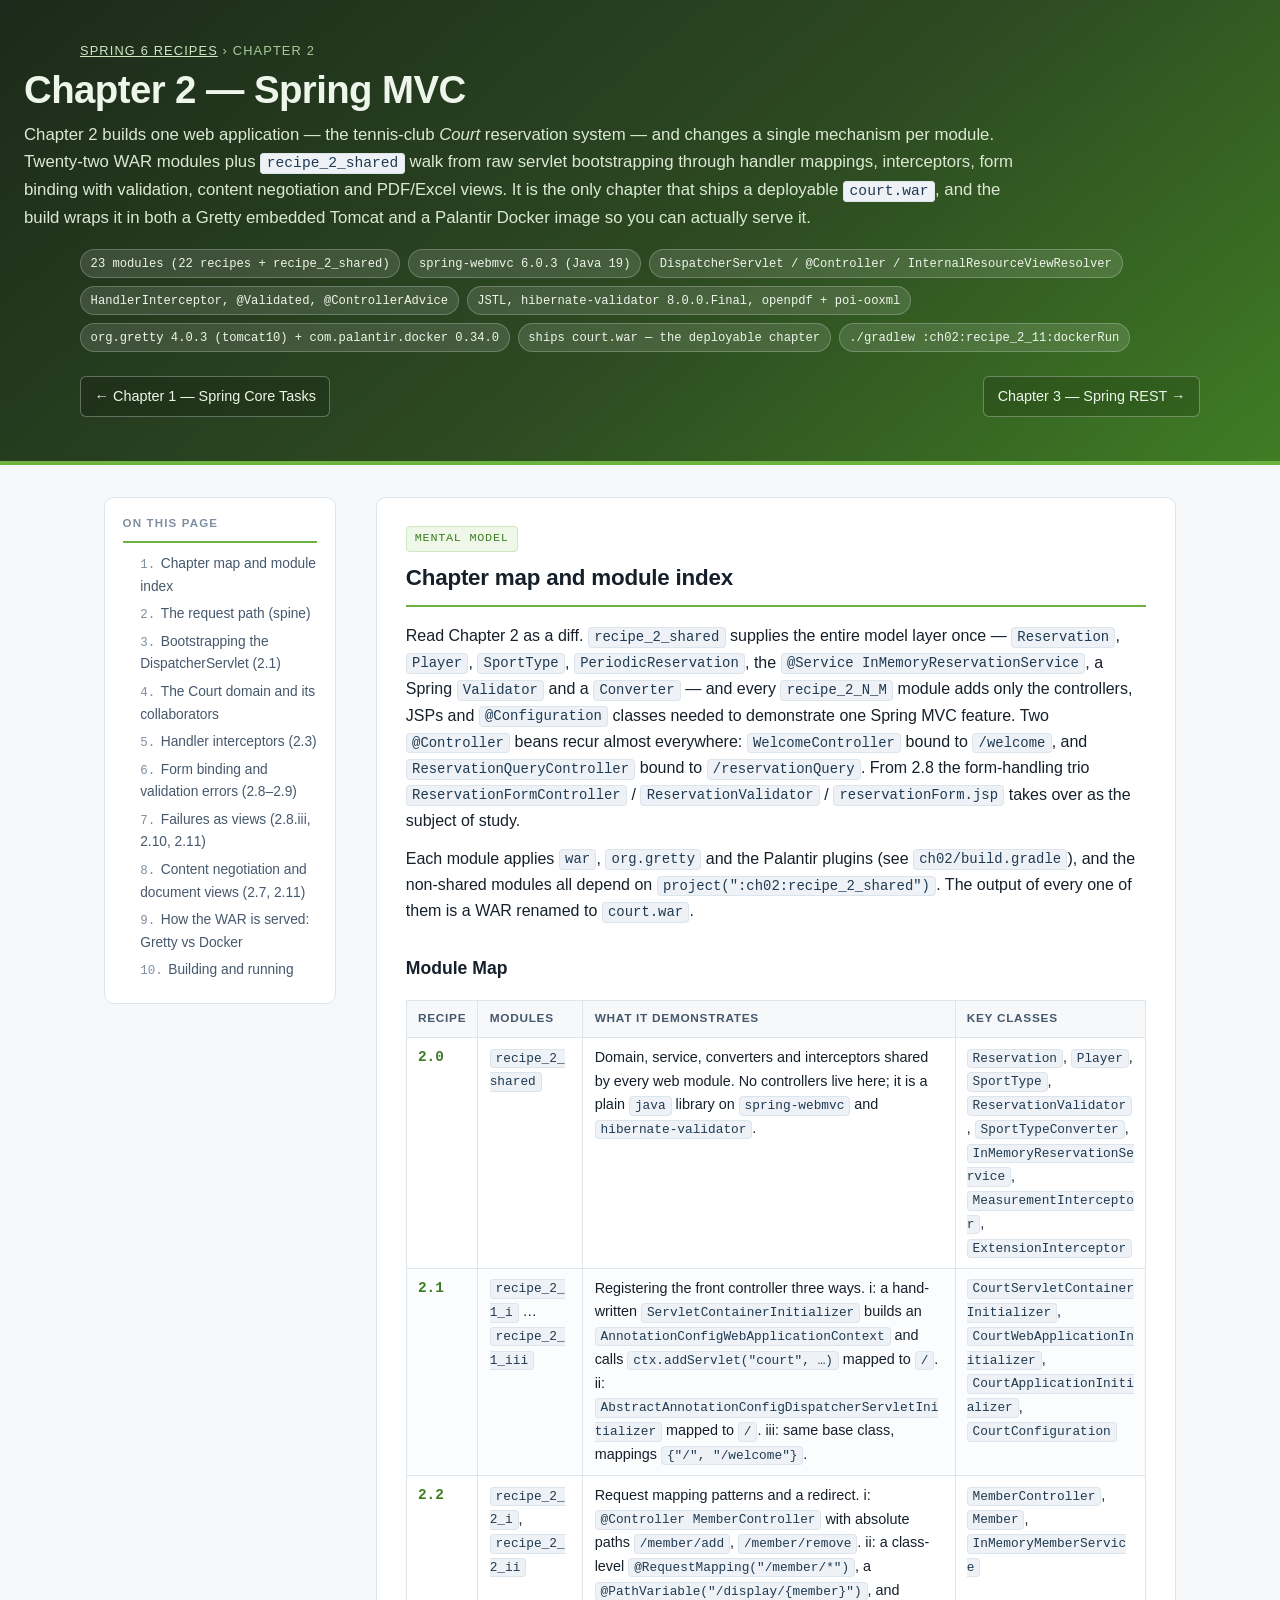
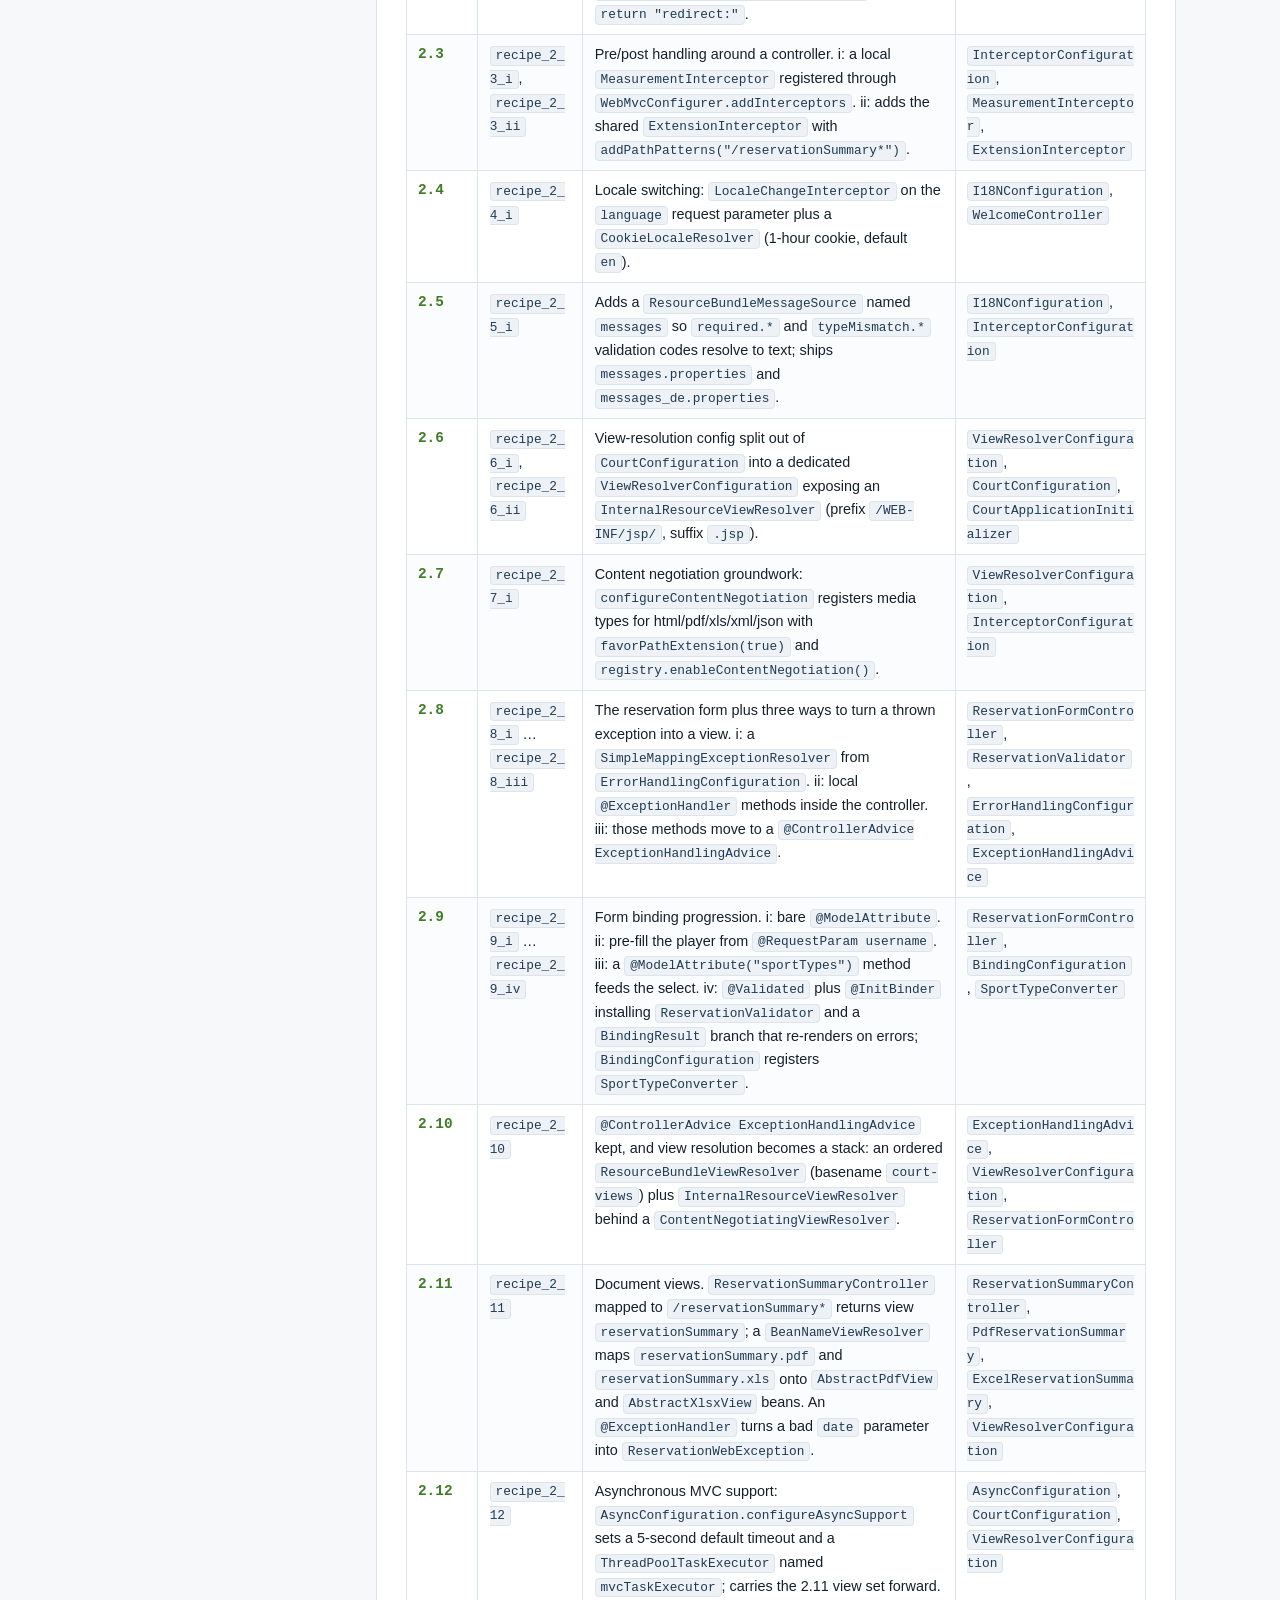
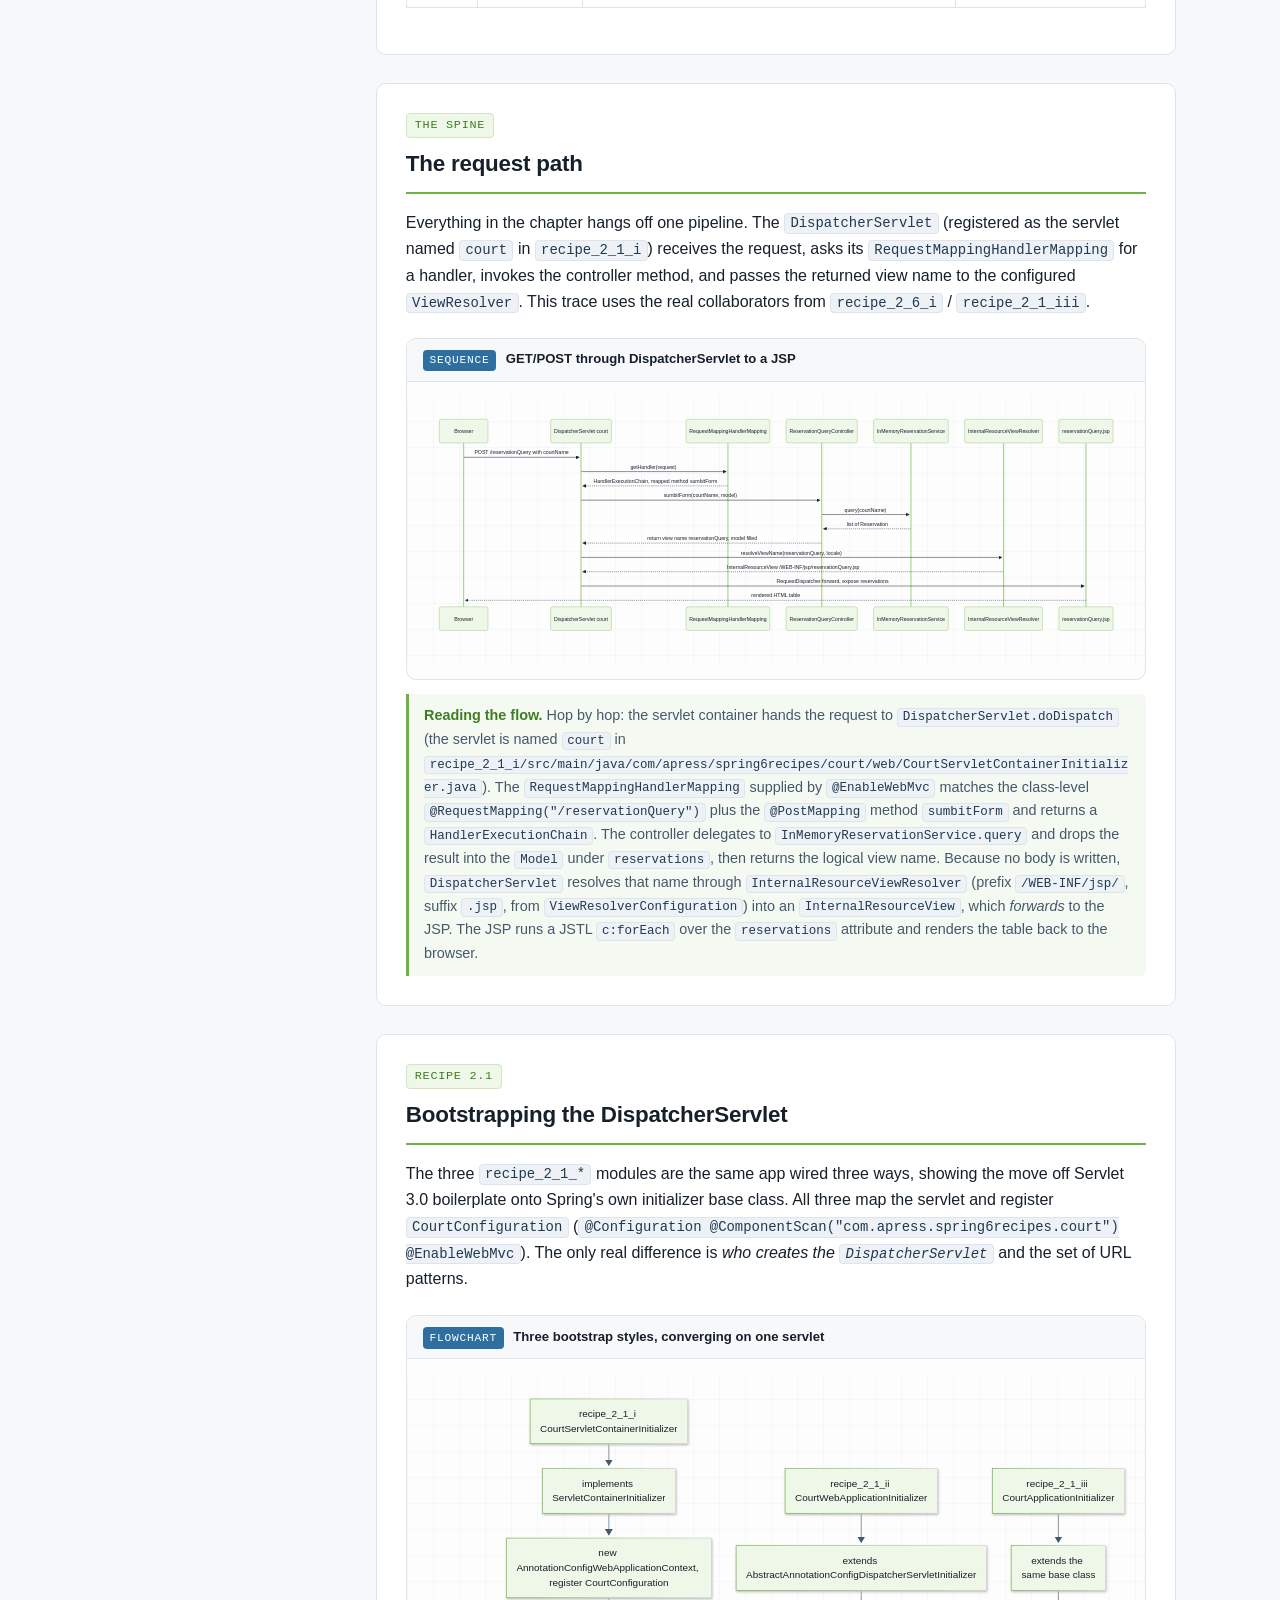
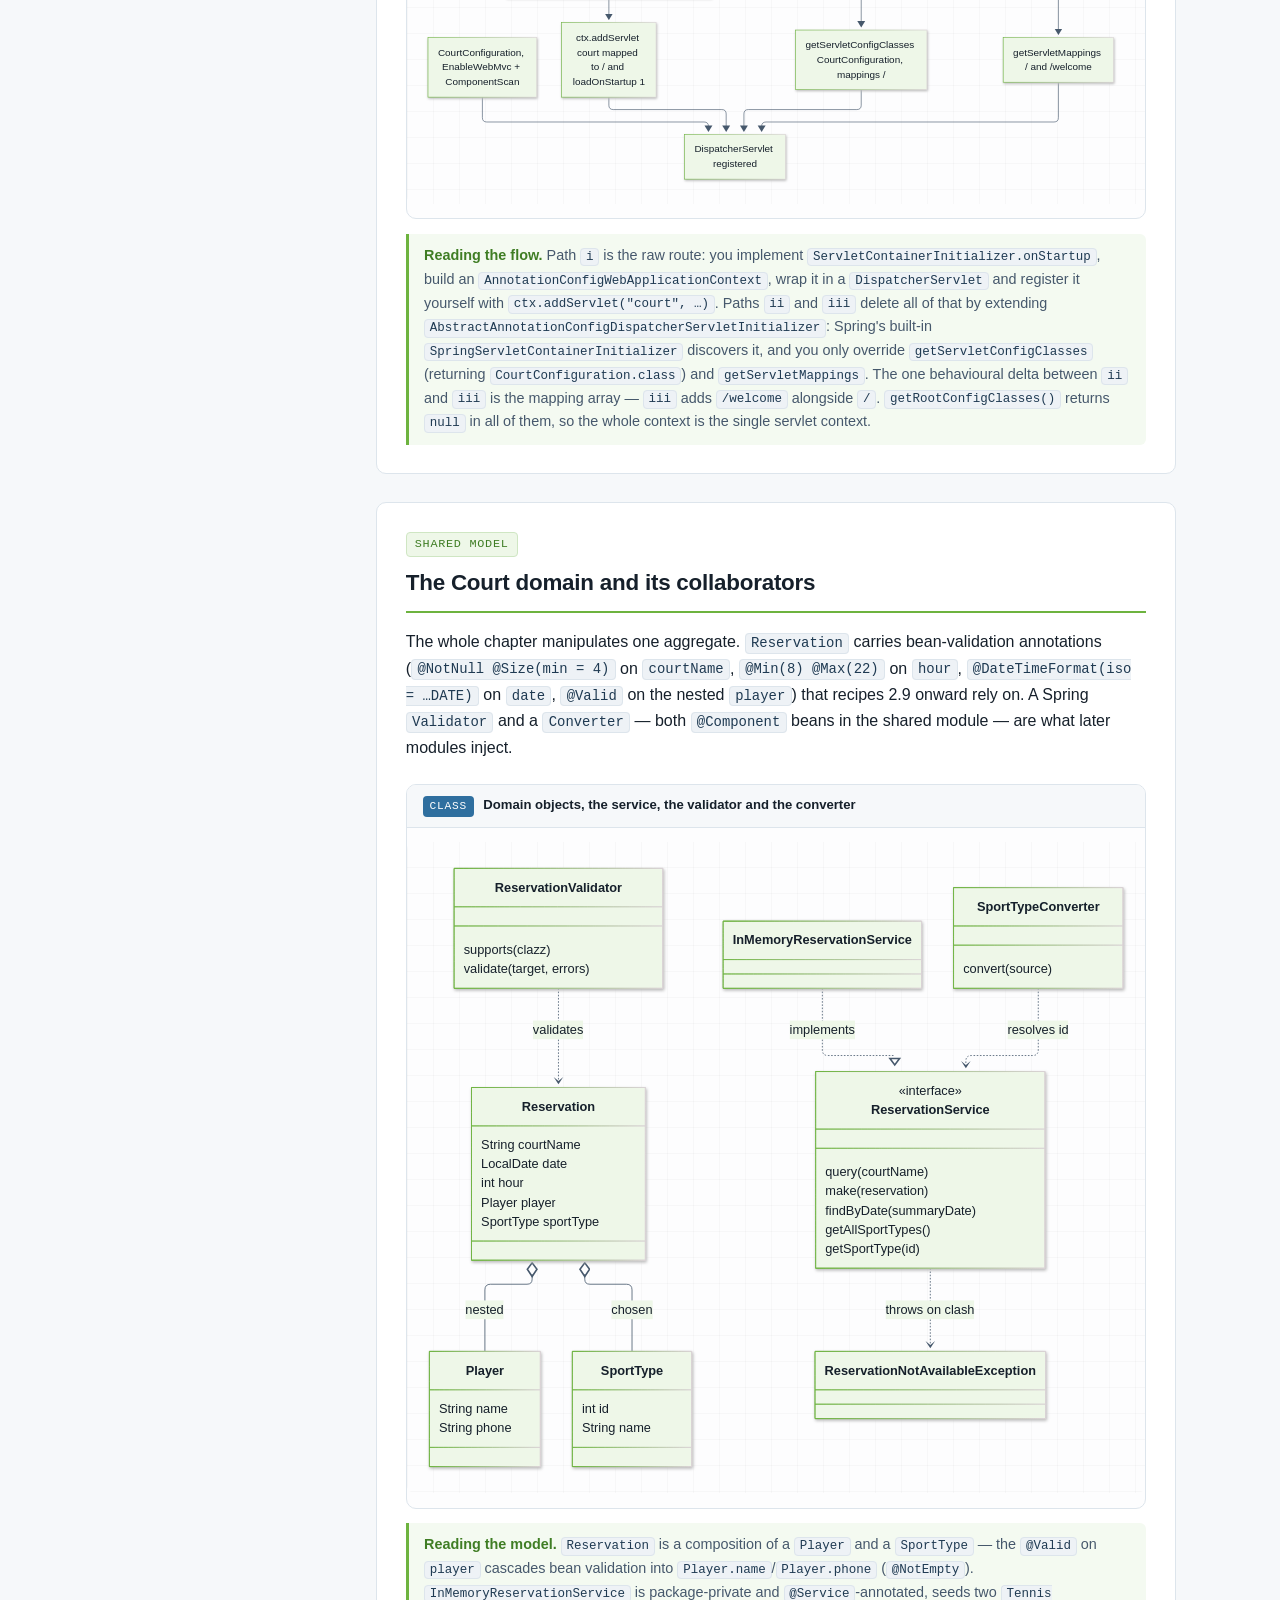
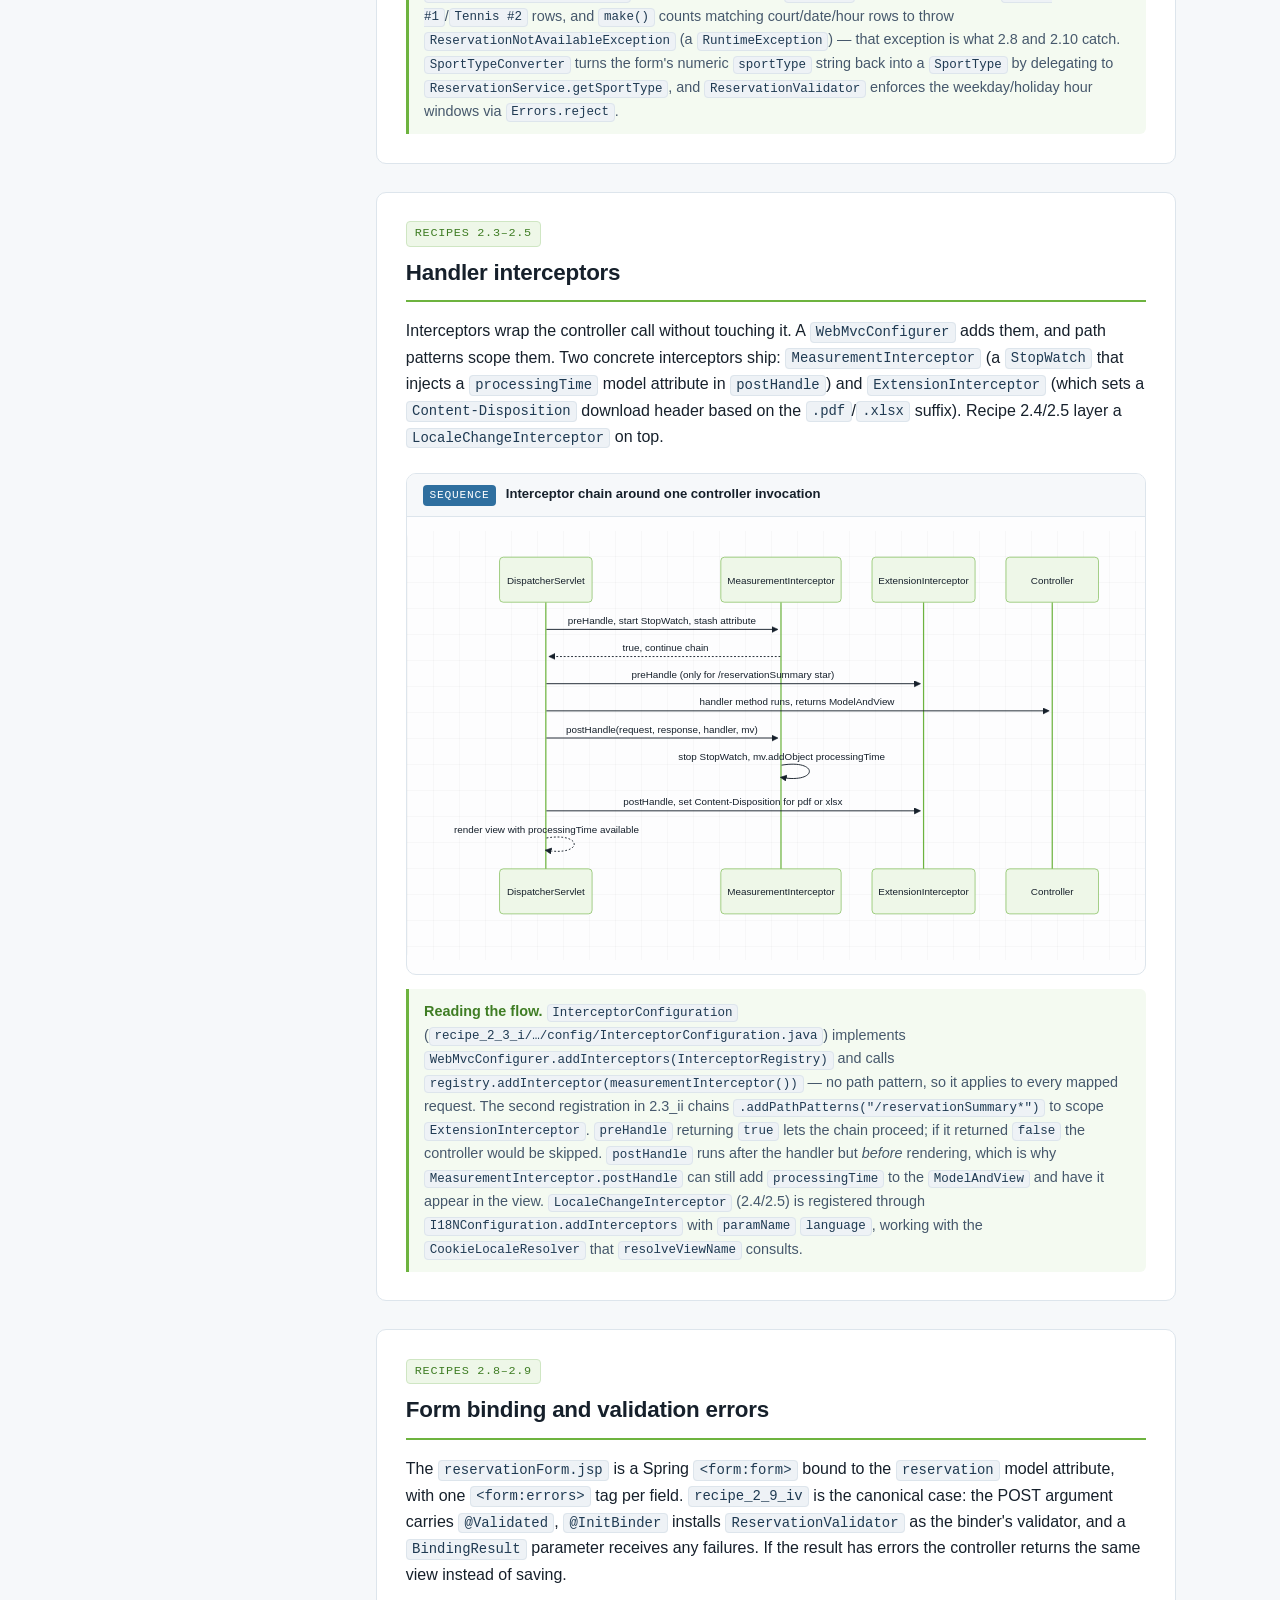
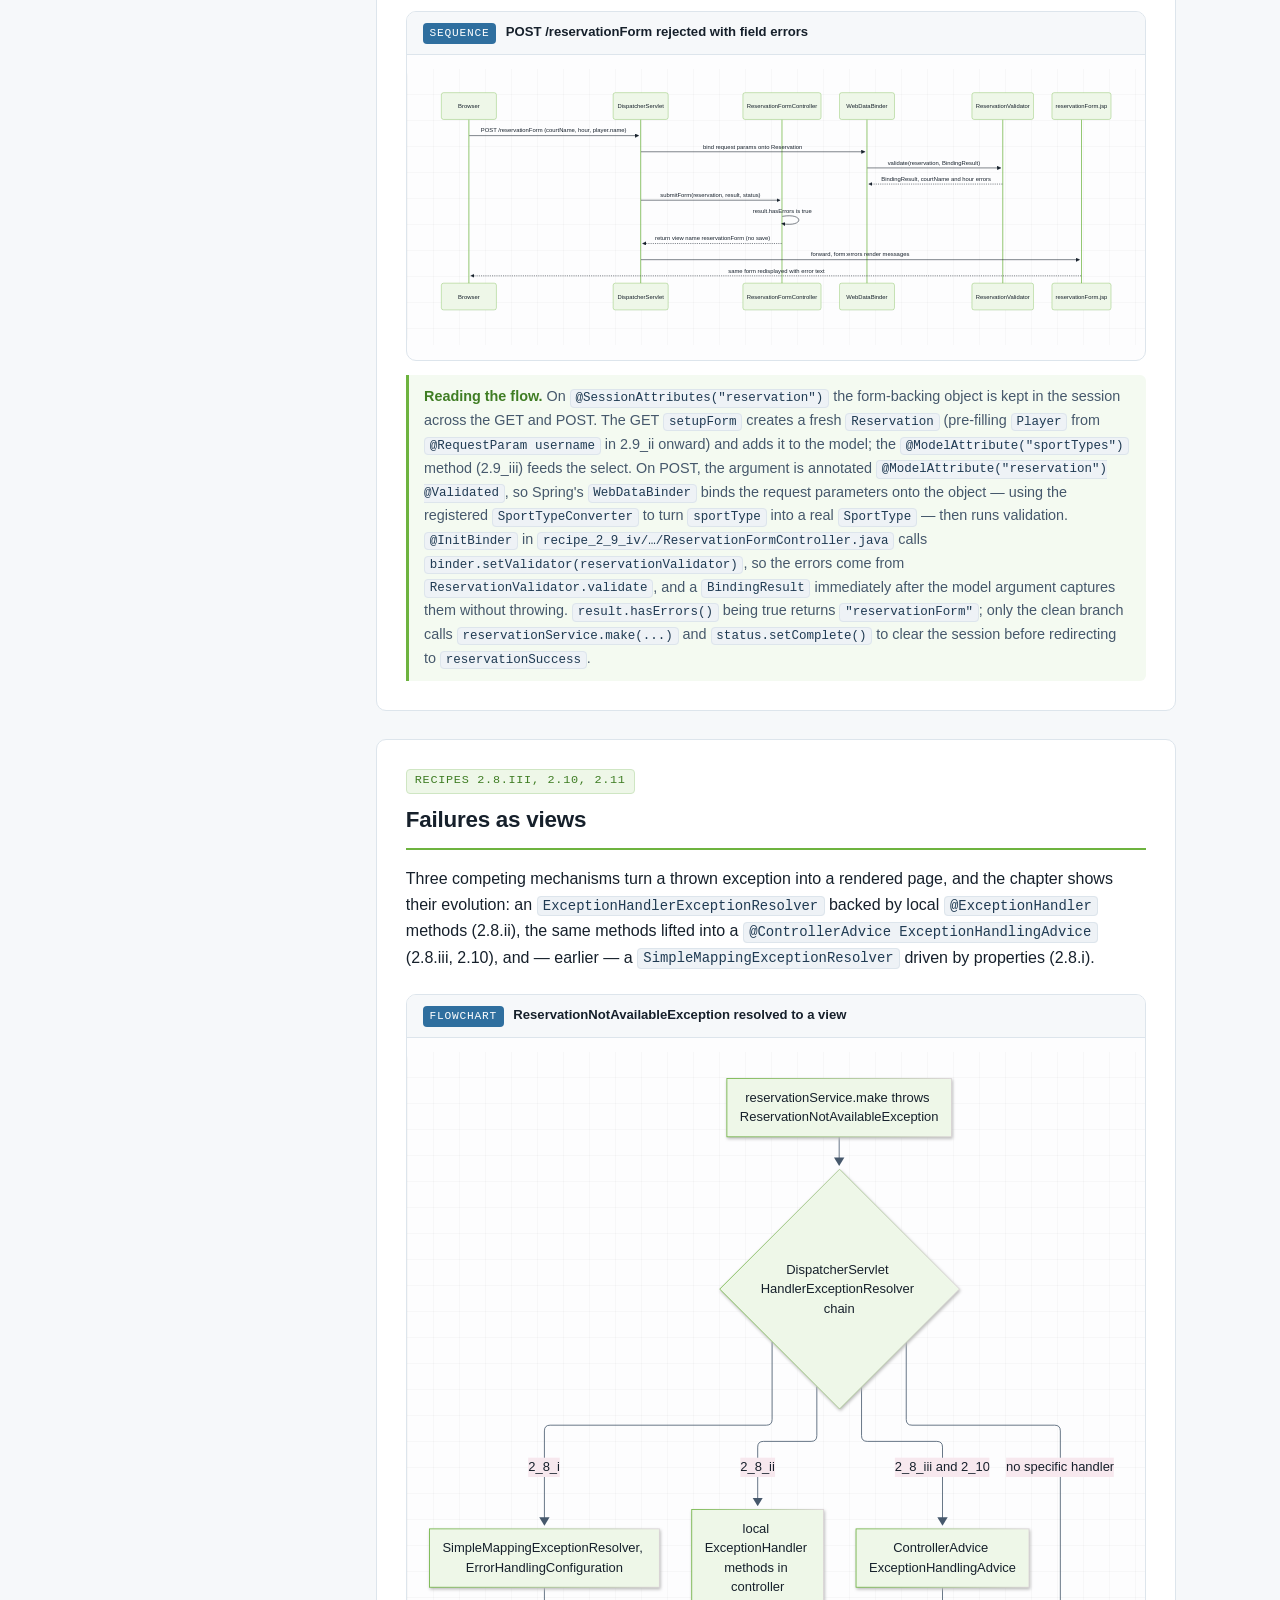
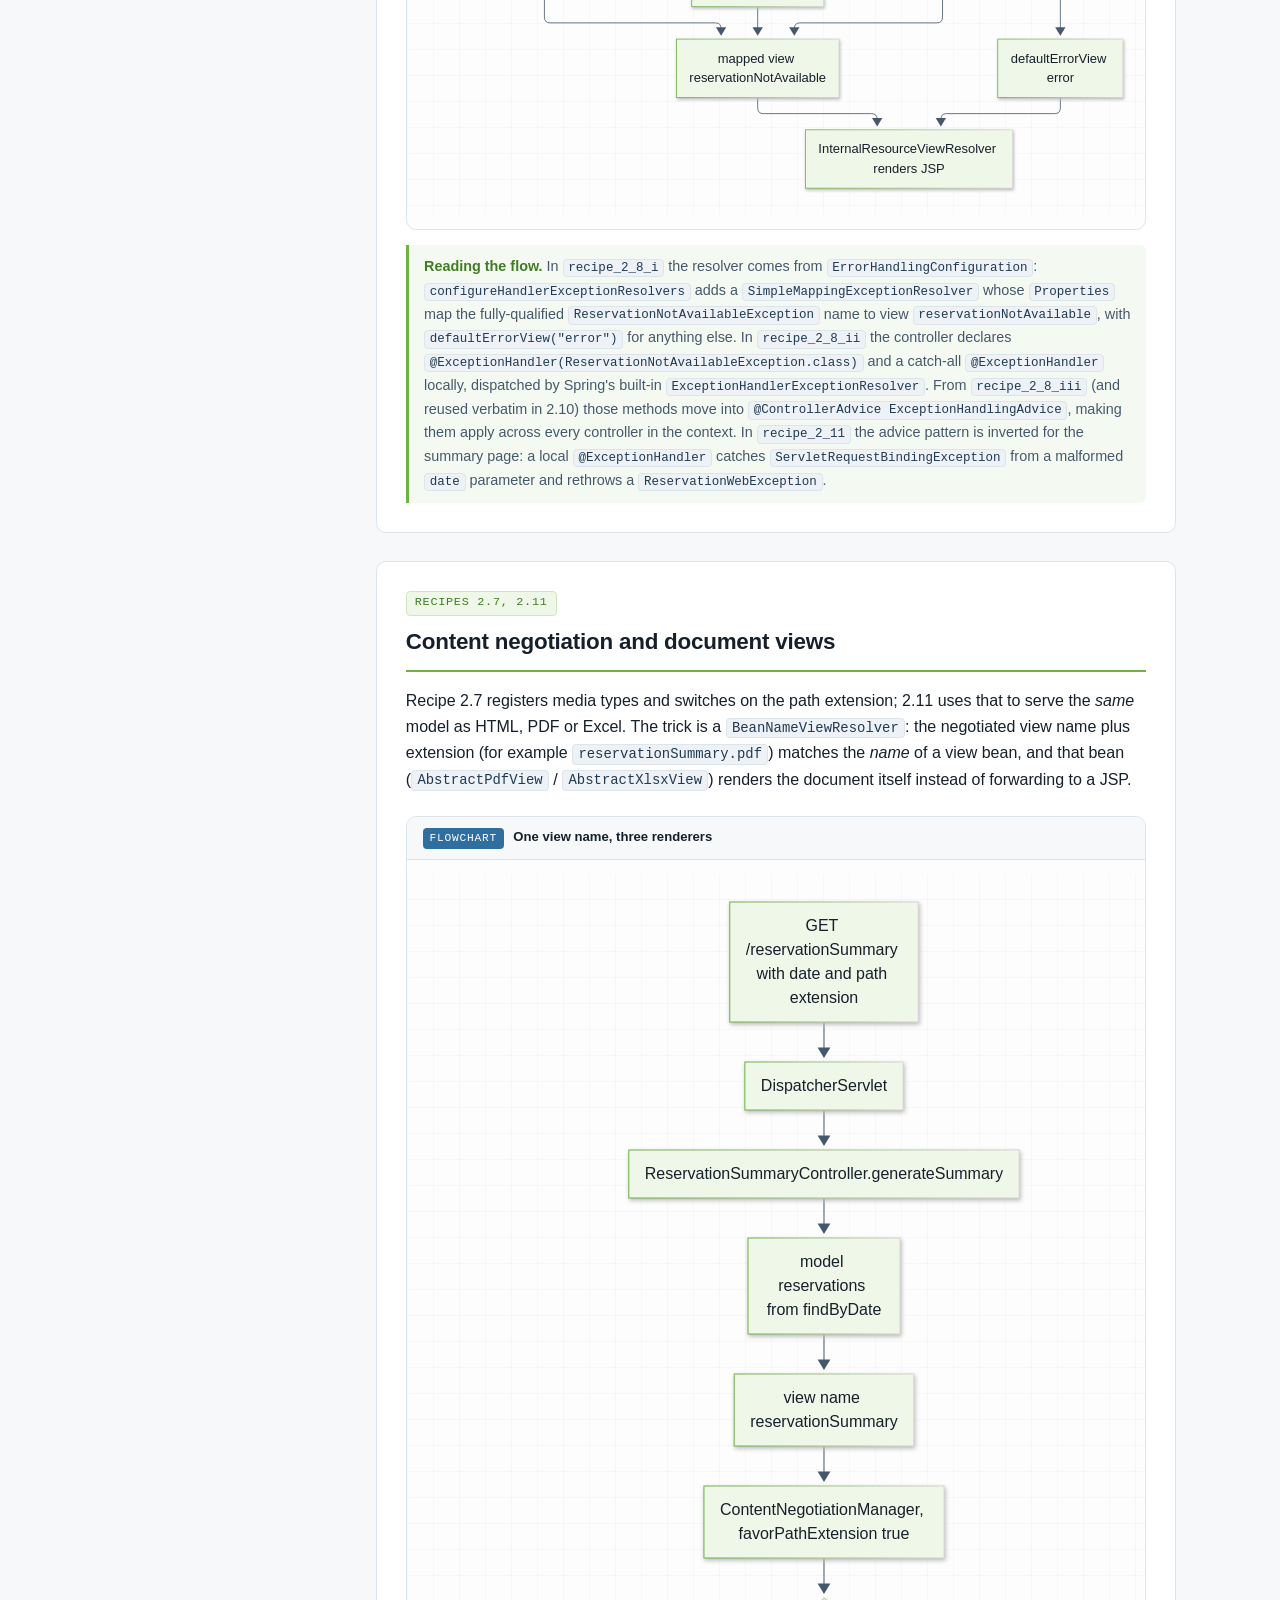
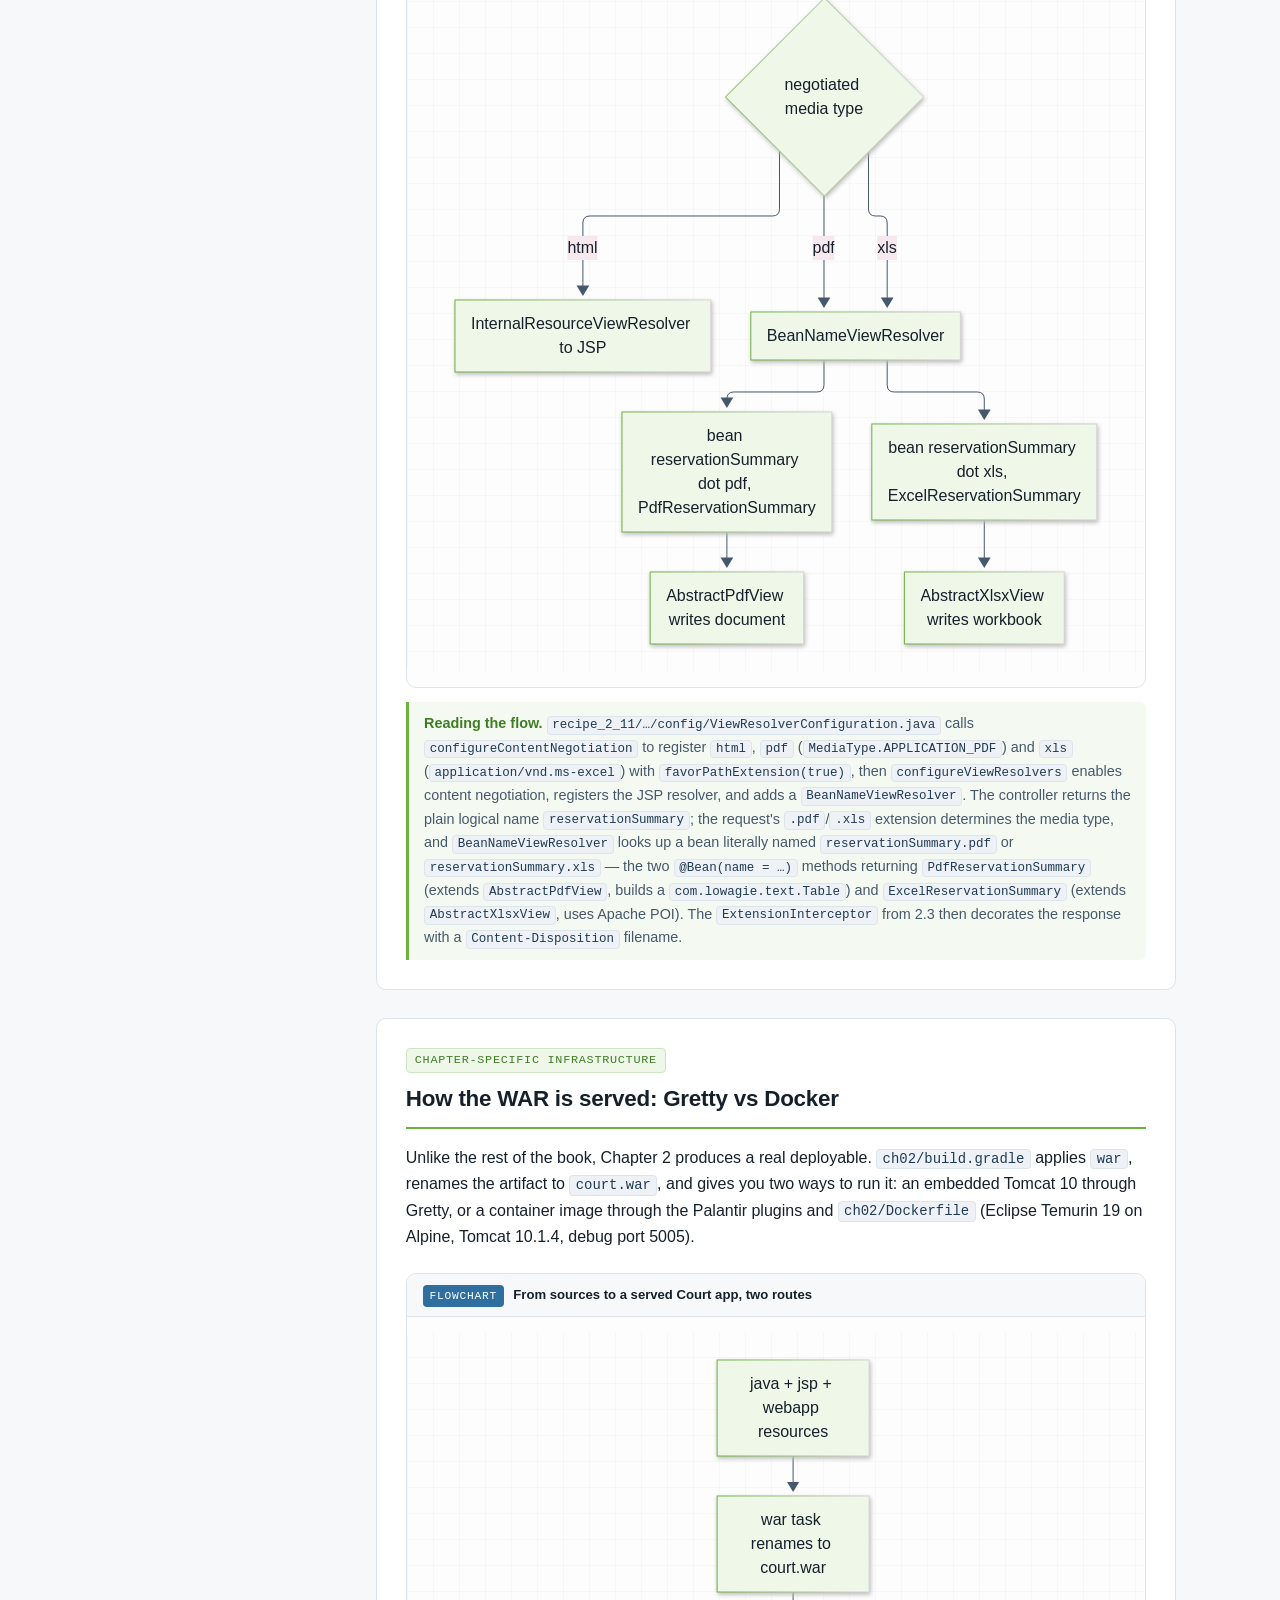
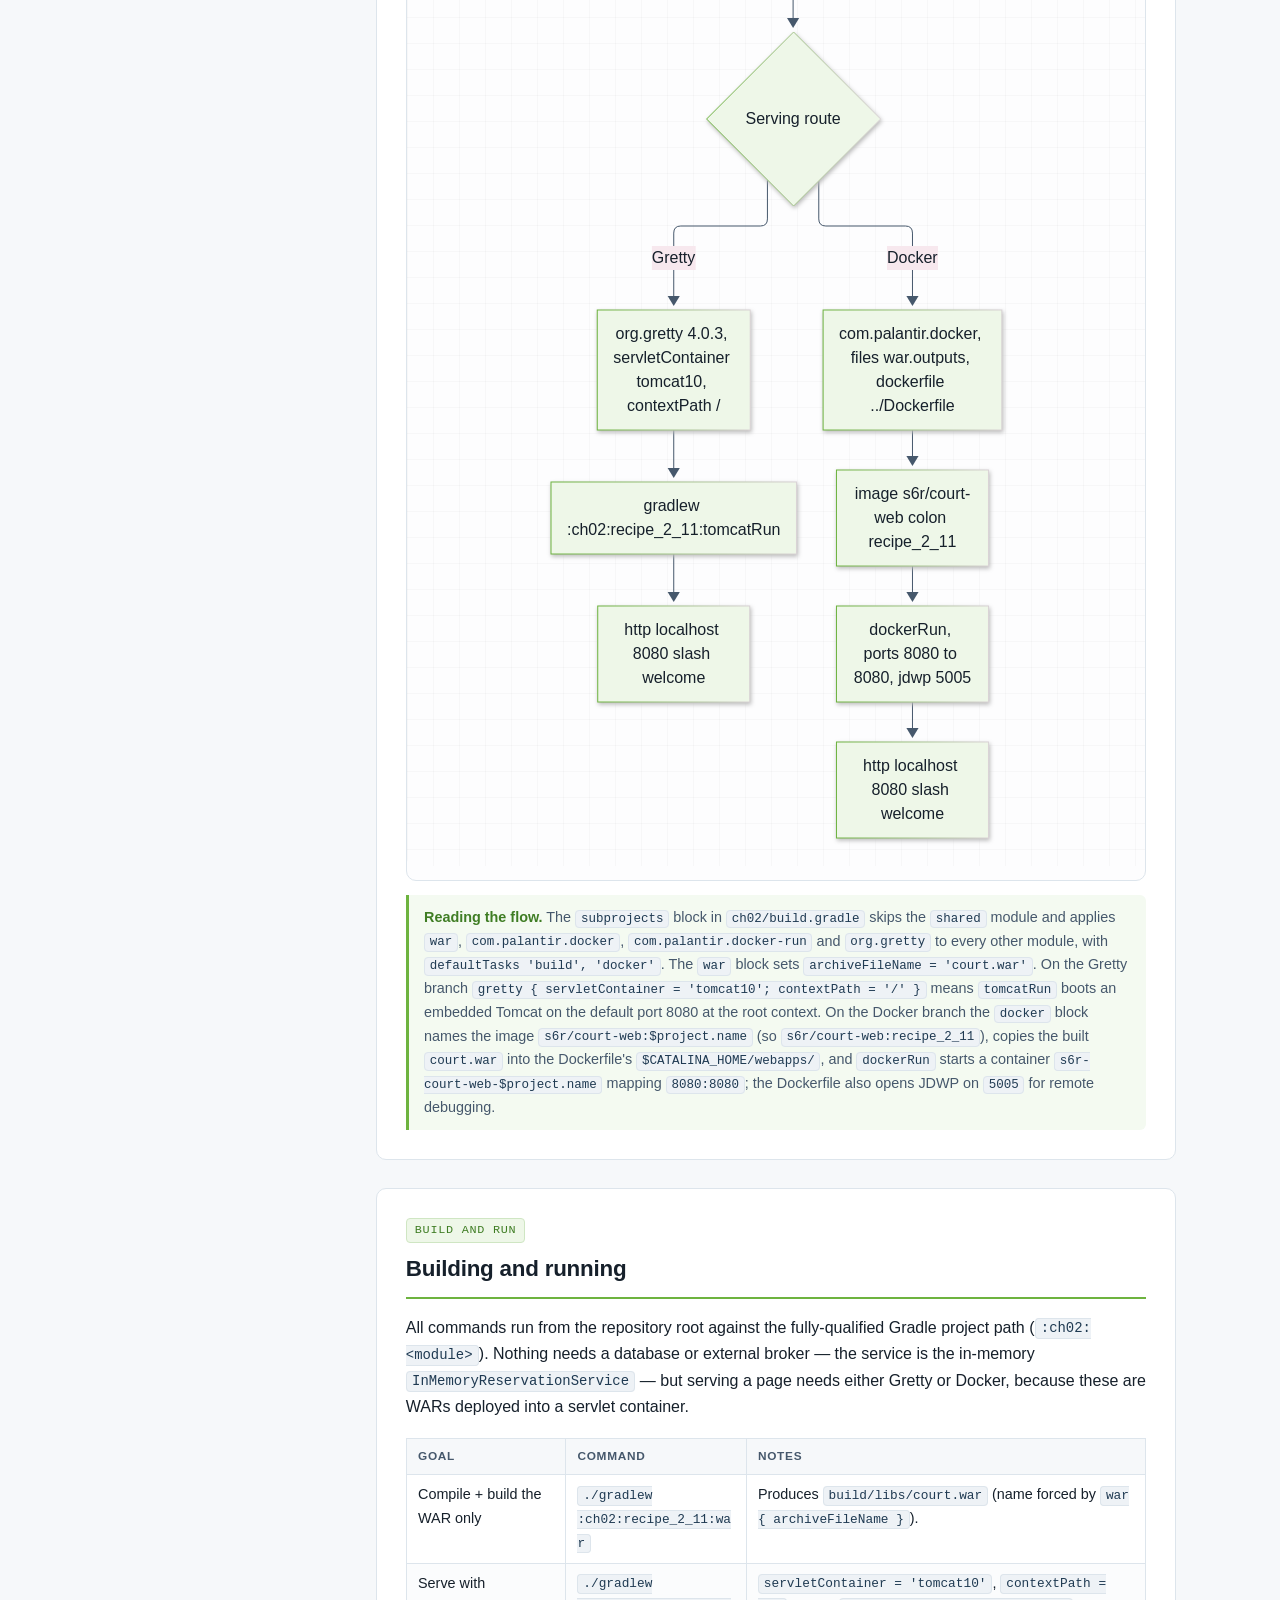
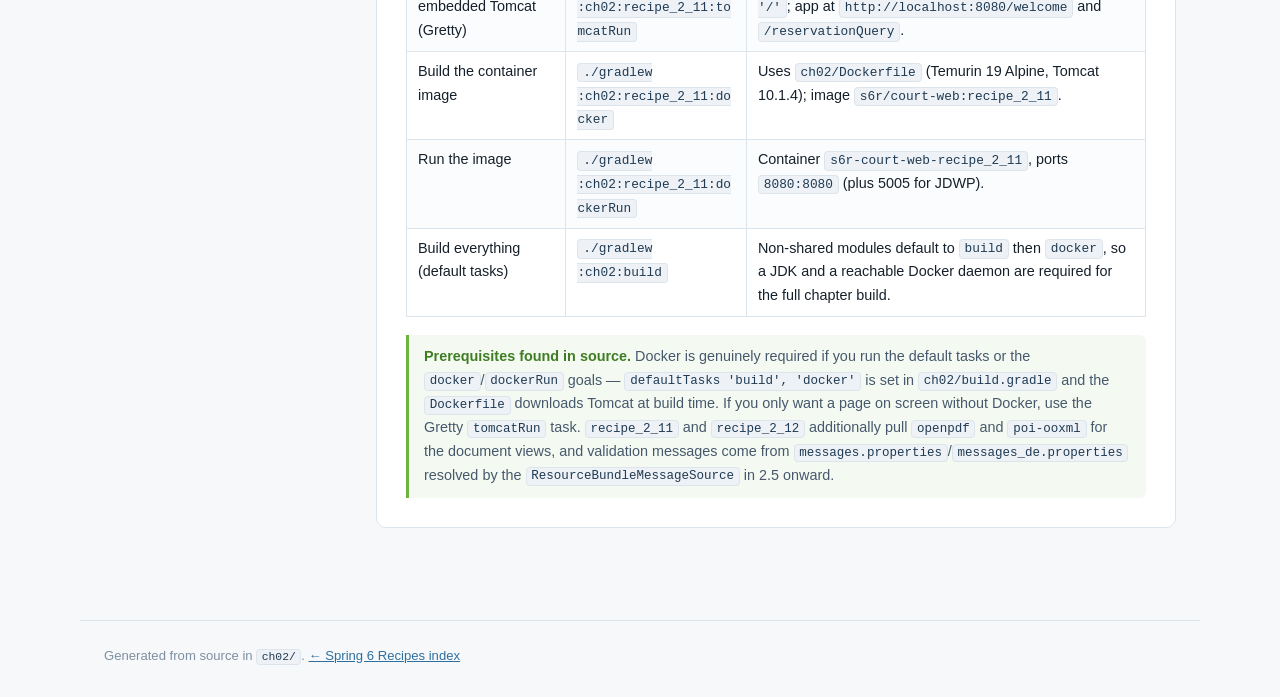
<file: docs/ch02/index.html>
<!DOCTYPE html>
<html lang="en">
<head>
<meta charset="utf-8">
<meta name="viewport" content="width=device-width, initial-scale=1">
<title>Chapter 2 — Spring MVC — Spring 6 Recipes</title>
<link rel="stylesheet" href="../assets/style.css">
<script src="../assets/mermaid.min.js"></script>
<script>
  mermaid.initialize({
    startOnLoad: true, securityLevel: 'loose', theme: 'base',
    themeVariables: {
      primaryColor: '#eef7e8', primaryBorderColor: '#6db33f', primaryTextColor: '#16202b',
      lineColor: '#46586c', fontFamily: 'Segoe UI, Helvetica, Arial, sans-serif'
    },
    flowchart: { curve: 'basis', htmlLabels: true, useMaxWidth: true },
    sequence: { useMaxWidth: true, showNotes: true }
  });
</script>
</head>
<body>
<header class="masthead">
  <div class="breadcrumb"><a href="../index.html">Spring 6 Recipes</a> &rsaquo; Chapter 2</div>
  <h1>Chapter 2 — Spring MVC</h1>
  <p class="lede">Chapter 2 builds one web application — the tennis-club <em>Court</em> reservation
  system — and changes a single mechanism per module. Twenty-two WAR modules plus
  <code>recipe_2_shared</code> walk from raw servlet bootstrapping through handler mappings,
  interceptors, form binding with validation, content negotiation and PDF/Excel views. It is the only
  chapter that ships a deployable <code>court.war</code>, and the build wraps it in both a Gretty
  embedded Tomcat and a Palantir Docker image so you can actually serve it.</p>
  <div class="chip-row">
    <span class="chip">23 modules (22 recipes + recipe_2_shared)</span>
    <span class="chip">spring-webmvc 6.0.3 (Java 19)</span>
    <span class="chip">DispatcherServlet / @Controller / InternalResourceViewResolver</span>
    <span class="chip">HandlerInterceptor, @Validated, @ControllerAdvice</span>
    <span class="chip">JSTL, hibernate-validator 8.0.0.Final, openpdf + poi-ooxml</span>
    <span class="chip">org.gretty 4.0.3 (tomcat10) + com.palantir.docker 0.34.0</span>
    <span class="chip">ships court.war — the deployable chapter</span>
    <span class="chip">./gradlew :ch02:recipe_2_11:dockerRun</span>
  </div>
  <nav class="pager">
    <a href="../ch01/index.html">&larr; Chapter 1 — Spring Core Tasks</a>
    <a href="../ch03/index.html">Chapter 3 — Spring REST &rarr;</a>
  </nav>
</header>
<div class="shell">
  <aside class="toc">
    <h2>On this page</h2>
    <ol>
      <li><a href="#overview">Chapter map and module index</a></li>
      <li><a href="#spine">The request path (spine)</a></li>
      <li><a href="#bootstrap">Bootstrapping the DispatcherServlet (2.1)</a></li>
      <li><a href="#domain">The Court domain and its collaborators</a></li>
      <li><a href="#interceptor">Handler interceptors (2.3)</a></li>
      <li><a href="#form">Form binding and validation errors (2.8–2.9)</a></li>
      <li><a href="#errors">Failures as views (2.8.iii, 2.10, 2.11)</a></li>
      <li><a href="#negotiate">Content negotiation and document views (2.7, 2.11)</a></li>
      <li><a href="#war">How the WAR is served: Gretty vs Docker</a></li>
      <li><a href="#running">Building and running</a></li>
    </ol>
  </aside>
  <article>

    <section id="overview">
      <span class="kicker">Mental model</span>
      <h2>Chapter map and module index</h2>
      <p>Read Chapter 2 as a diff. <code>recipe_2_shared</code> supplies the entire model layer once —
      <code>Reservation</code>, <code>Player</code>, <code>SportType</code>,
      <code>PeriodicReservation</code>, the <code>@Service InMemoryReservationService</code>, a
      Spring <code>Validator</code> and a <code>Converter</code> — and every
      <code>recipe_2_N_M</code> module adds only the controllers, JSPs and
      <code>@Configuration</code> classes needed to demonstrate one Spring MVC feature. Two
      <code>@Controller</code> beans recur almost everywhere: <code>WelcomeController</code> bound to
      <code>/welcome</code>, and <code>ReservationQueryController</code> bound to
      <code>/reservationQuery</code>. From 2.8 the form-handling trio
      <code>ReservationFormController</code> / <code>ReservationValidator</code> /
      <code>reservationForm.jsp</code> takes over as the subject of study.</p>
      <p>Each module applies <code>war</code>, <code>org.gretty</code> and the Palantir plugins (see
      <code>ch02/build.gradle</code>), and the non-shared modules all depend on
      <code>project(":ch02:recipe_2_shared")</code>. The output of every one of them is a WAR renamed
      to <code>court.war</code>.</p>

      <h3>Module Map</h3>
      <table>
        <thead>
          <tr><th>Recipe</th><th>Modules</th><th>What it demonstrates</th><th>Key classes</th></tr>
        </thead>
        <tbody>
          <tr>
            <td class="num">2.0</td>
            <td><code>recipe_2_shared</code></td>
            <td>Domain, service, converters and interceptors shared by every web module. No
            controllers live here; it is a plain <code>java</code> library on
            <code>spring-webmvc</code> and <code>hibernate-validator</code>.</td>
            <td><code>Reservation</code>, <code>Player</code>, <code>SportType</code>,
            <code>ReservationValidator</code>, <code>SportTypeConverter</code>,
            <code>InMemoryReservationService</code>, <code>MeasurementInterceptor</code>,
            <code>ExtensionInterceptor</code></td>
          </tr>
          <tr>
            <td class="num">2.1</td>
            <td><code>recipe_2_1_i</code> … <code>recipe_2_1_iii</code></td>
            <td>Registering the front controller three ways. i: a hand-written
            <code>ServletContainerInitializer</code> builds an
            <code>AnnotationConfigWebApplicationContext</code> and calls
            <code>ctx.addServlet("court", …)</code> mapped to <code>/</code>. ii:
            <code>AbstractAnnotationConfigDispatcherServletInitializer</code> mapped to <code>/</code>.
            iii: same base class, mappings <code>{"/", "/welcome"}</code>.</td>
            <td><code>CourtServletContainerInitializer</code>,
            <code>CourtWebApplicationInitializer</code>, <code>CourtApplicationInitializer</code>,
            <code>CourtConfiguration</code></td>
          </tr>
          <tr>
            <td class="num">2.2</td>
            <td><code>recipe_2_2_i</code>, <code>recipe_2_2_ii</code></td>
            <td>Request mapping patterns and a redirect. i: <code>@Controller MemberController</code>
            with absolute paths <code>/member/add</code>, <code>/member/remove</code>. ii: a class-level
            <code>@RequestMapping("/member/*")</code>, a <code>@PathVariable("/display/{member}")</code>,
            and <code>return "redirect:"</code>.</td>
            <td><code>MemberController</code>, <code>Member</code>,
            <code>InMemoryMemberService</code></td>
          </tr>
          <tr>
            <td class="num">2.3</td>
            <td><code>recipe_2_3_i</code>, <code>recipe_2_3_ii</code></td>
            <td>Pre/post handling around a controller. i: a local <code>MeasurementInterceptor</code>
            registered through <code>WebMvcConfigurer.addInterceptors</code>. ii: adds the shared
            <code>ExtensionInterceptor</code> with <code>addPathPatterns("/reservationSummary*")</code>.</td>
            <td><code>InterceptorConfiguration</code>, <code>MeasurementInterceptor</code>,
            <code>ExtensionInterceptor</code></td>
          </tr>
          <tr>
            <td class="num">2.4</td>
            <td><code>recipe_2_4_i</code></td>
            <td>Locale switching: <code>LocaleChangeInterceptor</code> on the <code>language</code>
            request parameter plus a <code>CookieLocaleResolver</code> (1-hour cookie, default
            <code>en</code>).</td>
            <td><code>I18NConfiguration</code>, <code>WelcomeController</code></td>
          </tr>
          <tr>
            <td class="num">2.5</td>
            <td><code>recipe_2_5_i</code></td>
            <td>Adds a <code>ResourceBundleMessageSource</code> named <code>messages</code> so
            <code>required.*</code> and <code>typeMismatch.*</code> validation codes resolve to text;
            ships <code>messages.properties</code> and <code>messages_de.properties</code>.</td>
            <td><code>I18NConfiguration</code>, <code>InterceptorConfiguration</code></td>
          </tr>
          <tr>
            <td class="num">2.6</td>
            <td><code>recipe_2_6_i</code>, <code>recipe_2_6_ii</code></td>
            <td>View-resolution config split out of <code>CourtConfiguration</code> into a dedicated
            <code>ViewResolverConfiguration</code> exposing an
            <code>InternalResourceViewResolver</code> (prefix <code>/WEB-INF/jsp/</code>, suffix
            <code>.jsp</code>).</td>
            <td><code>ViewResolverConfiguration</code>, <code>CourtConfiguration</code>,
            <code>CourtApplicationInitializer</code></td>
          </tr>
          <tr>
            <td class="num">2.7</td>
            <td><code>recipe_2_7_i</code></td>
            <td>Content negotiation groundwork: <code>configureContentNegotiation</code> registers
            media types for html/pdf/xls/xml/json with <code>favorPathExtension(true)</code> and
            <code>registry.enableContentNegotiation()</code>.</td>
            <td><code>ViewResolverConfiguration</code>, <code>InterceptorConfiguration</code></td>
          </tr>
          <tr>
            <td class="num">2.8</td>
            <td><code>recipe_2_8_i</code> … <code>recipe_2_8_iii</code></td>
            <td>The reservation form plus three ways to turn a thrown exception into a view. i: a
            <code>SimpleMappingExceptionResolver</code> from <code>ErrorHandlingConfiguration</code>.
            ii: local <code>@ExceptionHandler</code> methods inside the controller. iii: those methods
            move to a <code>@ControllerAdvice ExceptionHandlingAdvice</code>.</td>
            <td><code>ReservationFormController</code>, <code>ReservationValidator</code>,
            <code>ErrorHandlingConfiguration</code>, <code>ExceptionHandlingAdvice</code></td>
          </tr>
          <tr>
            <td class="num">2.9</td>
            <td><code>recipe_2_9_i</code> … <code>recipe_2_9_iv</code></td>
            <td>Form binding progression. i: bare <code>@ModelAttribute</code>. ii: pre-fill the player
            from <code>@RequestParam username</code>. iii: a <code>@ModelAttribute("sportTypes")</code>
            method feeds the select. iv: <code>@Validated</code> plus <code>@InitBinder</code> installing
            <code>ReservationValidator</code> and a <code>BindingResult</code> branch that re-renders on
            errors; <code>BindingConfiguration</code> registers <code>SportTypeConverter</code>.</td>
            <td><code>ReservationFormController</code>, <code>BindingConfiguration</code>,
            <code>SportTypeConverter</code></td>
          </tr>
          <tr>
            <td class="num">2.10</td>
            <td><code>recipe_2_10</code></td>
            <td><code>@ControllerAdvice ExceptionHandlingAdvice</code> kept, and view resolution becomes
            a stack: an ordered <code>ResourceBundleViewResolver</code> (basename
            <code>court-views</code>) plus <code>InternalResourceViewResolver</code> behind a
            <code>ContentNegotiatingViewResolver</code>.</td>
            <td><code>ExceptionHandlingAdvice</code>, <code>ViewResolverConfiguration</code>,
            <code>ReservationFormController</code></td>
          </tr>
          <tr>
            <td class="num">2.11</td>
            <td><code>recipe_2_11</code></td>
            <td>Document views. <code>ReservationSummaryController</code> mapped to
            <code>/reservationSummary*</code> returns view <code>reservationSummary</code>; a
            <code>BeanNameViewResolver</code> maps <code>reservationSummary.pdf</code> and
            <code>reservationSummary.xls</code> onto <code>AbstractPdfView</code> and
            <code>AbstractXlsxView</code> beans. An <code>@ExceptionHandler</code> turns a bad
            <code>date</code> parameter into <code>ReservationWebException</code>.</td>
            <td><code>ReservationSummaryController</code>, <code>PdfReservationSummary</code>,
            <code>ExcelReservationSummary</code>, <code>ViewResolverConfiguration</code></td>
          </tr>
          <tr>
            <td class="num">2.12</td>
            <td><code>recipe_2_12</code></td>
            <td>Asynchronous MVC support: <code>AsyncConfiguration.configureAsyncSupport</code> sets a
            5-second default timeout and a <code>ThreadPoolTaskExecutor</code> named
            <code>mvcTaskExecutor</code>; carries the 2.11 view set forward.</td>
            <td><code>AsyncConfiguration</code>, <code>CourtConfiguration</code>,
            <code>ViewResolverConfiguration</code></td>
          </tr>
        </tbody>
      </table>
    </section>

    <section id="spine">
      <span class="kicker">The spine</span>
      <h2>The request path</h2>
      <p>Everything in the chapter hangs off one pipeline. The <code>DispatcherServlet</code> (registered
      as the servlet named <code>court</code> in <code>recipe_2_1_i</code>) receives the request, asks its
      <code>RequestMappingHandlerMapping</code> for a handler, invokes the controller method, and passes
      the returned view name to the configured <code>ViewResolver</code>. This trace uses the real
      collaborators from <code>recipe_2_6_i</code> / <code>recipe_2_1_iii</code>.</p>
      <figure class="diagram">
        <figcaption><span class="tag">Sequence</span>
          <span class="dtitle">GET/POST through DispatcherServlet to a JSP</span></figcaption>
        <pre class="mermaid">
sequenceDiagram
    participant B as Browser
    participant D as DispatcherServlet court
    participant HM as RequestMappingHandlerMapping
    participant C as ReservationQueryController
    participant S as InMemoryReservationService
    participant VR as InternalResourceViewResolver
    participant J as reservationQuery.jsp
    B->>D: POST /reservationQuery with courtName
    D->>HM: getHandler(request)
    HM-->>D: HandlerExecutionChain, mapped method sumbitForm
    D->>C: sumbitForm(courtName, model)
    C->>S: query(courtName)
    S-->>C: list of Reservation
    C-->>D: return view name reservationQuery, model filled
    D->>VR: resolveViewName(reservationQuery, locale)
    VR-->>D: InternalResourceView /WEB-INF/jsp/reservationQuery.jsp
    D->>J: RequestDispatcher forward, expose reservations
    J-->>B: rendered HTML table
        </pre>
      </figure>
      <p class="reading"><strong>Reading the flow.</strong> Hop by hop: the servlet container hands the
      request to <code>DispatcherServlet.doDispatch</code> (the servlet is named <code>court</code> in
      <code>recipe_2_1_i/src/main/java/com/apress/spring6recipes/court/web/CourtServletContainerInitializer.java</code>).
      The <code>RequestMappingHandlerMapping</code> supplied by <code>@EnableWebMvc</code> matches the
      class-level <code>@RequestMapping("/reservationQuery")</code> plus the <code>@PostMapping</code>
      method <code>sumbitForm</code> and returns a <code>HandlerExecutionChain</code>. The controller
      delegates to <code>InMemoryReservationService.query</code> and drops the result into the
      <code>Model</code> under <code>reservations</code>, then returns the logical view name. Because no
      body is written, <code>DispatcherServlet</code> resolves that name through
      <code>InternalResourceViewResolver</code> (prefix <code>/WEB-INF/jsp/</code>, suffix <code>.jsp</code>,
      from <code>ViewResolverConfiguration</code>) into an <code>InternalResourceView</code>, which
      <em>forwards</em> to the JSP. The JSP runs a JSTL <code>c:forEach</code> over the
      <code>reservations</code> attribute and renders the table back to the browser.</p>
    </section>

    <section id="bootstrap">
      <span class="kicker">Recipe 2.1</span>
      <h2>Bootstrapping the DispatcherServlet</h2>
      <p>The three <code>recipe_2_1_*</code> modules are the same app wired three ways, showing the move
      off Servlet 3.0 boilerplate onto Spring's own initializer base class. All three map the servlet and
      register <code>CourtConfiguration</code> (<code>@Configuration @ComponentScan("com.apress.spring6recipes.court")
      @EnableWebMvc</code>). The only real difference is <em>who creates the <code>DispatcherServlet</code></em>
      and the set of URL patterns.</p>
      <figure class="diagram">
        <figcaption><span class="tag">Flowchart</span>
          <span class="dtitle">Three bootstrap styles, converging on one servlet</span></figcaption>
        <pre class="mermaid">
flowchart TD
    cfg["CourtConfiguration, EnableWebMvc + ComponentScan"] --> ds["DispatcherServlet registered"]
    i["recipe_2_1_i CourtServletContainerInitializer"] --> i1["implements ServletContainerInitializer"]
    i1 --> i2["new AnnotationConfigWebApplicationContext, register CourtConfiguration"]
    i2 --> i3["ctx.addServlet court mapped to / and loadOnStartup 1"]
    ii["recipe_2_1_ii CourtWebApplicationInitializer"] --> ii1["extends AbstractAnnotationConfigDispatcherServletInitializer"]
    ii1 --> ii2["getServletConfigClasses CourtConfiguration, mappings /"]
    iii["recipe_2_1_iii CourtApplicationInitializer"] --> iii1["extends the same base class"]
    iii1 --> iii2["getServletMappings / and /welcome"]
    i3 --> ds
    ii2 --> ds
    iii2 --> ds
        </pre>
      </figure>
      <p class="reading"><strong>Reading the flow.</strong> Path <code>i</code> is the raw route: you
      implement <code>ServletContainerInitializer.onStartup</code>, build an
      <code>AnnotationConfigWebApplicationContext</code>, wrap it in a <code>DispatcherServlet</code> and
      register it yourself with <code>ctx.addServlet("court", …)</code>. Paths <code>ii</code> and
      <code>iii</code> delete all of that by extending
      <code>AbstractAnnotationConfigDispatcherServletInitializer</code>: Spring's built-in
      <code>SpringServletContainerInitializer</code> discovers it, and you only override
      <code>getServletConfigClasses</code> (returning <code>CourtConfiguration.class</code>) and
      <code>getServletMappings</code>. The one behavioural delta between <code>ii</code> and
      <code>iii</code> is the mapping array — <code>iii</code> adds <code>/welcome</code> alongside
      <code>/</code>. <code>getRootConfigClasses()</code> returns <code>null</code> in all of them, so the
      whole context is the single servlet context.</p>
    </section>

    <section id="domain">
      <span class="kicker">Shared model</span>
      <h2>The Court domain and its collaborators</h2>
      <p>The whole chapter manipulates one aggregate. <code>Reservation</code> carries bean-validation
      annotations (<code>@NotNull @Size(min = 4)</code> on <code>courtName</code>, <code>@Min(8)
      @Max(22)</code> on <code>hour</code>, <code>@DateTimeFormat(iso = …DATE)</code> on <code>date</code>,
      <code>@Valid</code> on the nested <code>player</code>) that recipes 2.9 onward rely on. A Spring
      <code>Validator</code> and a <code>Converter</code> — both <code>@Component</code> beans in the shared
      module — are what later modules inject.</p>
      <figure class="diagram">
        <figcaption><span class="tag">Class</span>
          <span class="dtitle">Domain objects, the service, the validator and the converter</span></figcaption>
        <pre class="mermaid">
classDiagram
    class Reservation {
        String courtName
        LocalDate date
        int hour
        Player player
        SportType sportType
    }
    class Player {
        String name
        String phone
    }
    class SportType {
        int id
        String name
    }
    class ReservationService {
        &lt;&lt;interface&gt;&gt;
        query(courtName)
        make(reservation)
        findByDate(summaryDate)
        getAllSportTypes()
        getSportType(id)
    }
    class InMemoryReservationService
    class ReservationValidator {
        supports(clazz)
        validate(target, errors)
    }
    class SportTypeConverter {
        convert(source)
    }
    class ReservationNotAvailableException
    Reservation o-- Player : nested
    Reservation o-- SportType : chosen
    InMemoryReservationService ..|> ReservationService : implements
    ReservationValidator ..> Reservation : validates
    SportTypeConverter ..> ReservationService : resolves id
    ReservationService ..> ReservationNotAvailableException : throws on clash
        </pre>
      </figure>
      <p class="reading"><strong>Reading the model.</strong> <code>Reservation</code> is a composition of a
      <code>Player</code> and a <code>SportType</code> — the <code>@Valid</code> on <code>player</code>
      cascades bean validation into <code>Player.name</code>/<code>Player.phone</code>
      (<code>@NotEmpty</code>). <code>InMemoryReservationService</code> is package-private and
      <code>@Service</code>-annotated, seeds two <code>Tennis #1</code>/<code>Tennis #2</code> rows, and
      <code>make()</code> counts matching court/date/hour rows to throw
      <code>ReservationNotAvailableException</code> (a <code>RuntimeException</code>) — that exception is
      what 2.8 and 2.10 catch. <code>SportTypeConverter</code> turns the form's numeric
      <code>sportType</code> string back into a <code>SportType</code> by delegating to
      <code>ReservationService.getSportType</code>, and <code>ReservationValidator</code> enforces the
      weekday/holiday hour windows via <code>Errors.reject</code>.</p>
    </section>

    <section id="interceptor">
      <span class="kicker">Recipes 2.3–2.5</span>
      <h2>Handler interceptors</h2>
      <p>Interceptors wrap the controller call without touching it. A <code>WebMvcConfigurer</code> adds
      them, and path patterns scope them. Two concrete interceptors ship: <code>MeasurementInterceptor</code>
      (a <code>StopWatch</code> that injects a <code>processingTime</code> model attribute in
      <code>postHandle</code>) and <code>ExtensionInterceptor</code> (which sets a
      <code>Content-Disposition</code> download header based on the <code>.pdf</code>/<code>.xlsx</code>
      suffix). Recipe 2.4/2.5 layer a <code>LocaleChangeInterceptor</code> on top.</p>
      <figure class="diagram">
        <figcaption><span class="tag">Sequence</span>
          <span class="dtitle">Interceptor chain around one controller invocation</span></figcaption>
        <pre class="mermaid">
sequenceDiagram
    participant D as DispatcherServlet
    participant MI as MeasurementInterceptor
    participant EI as ExtensionInterceptor
    participant C as Controller
    D->>MI: preHandle, start StopWatch, stash attribute
    MI-->>D: true, continue chain
    D->>EI: preHandle (only for /reservationSummary star)
    D->>C: handler method runs, returns ModelAndView
    D->>MI: postHandle(request, response, handler, mv)
    MI->>MI: stop StopWatch, mv.addObject processingTime
    D->>EI: postHandle, set Content-Disposition for pdf or xlsx
    D-->>D: render view with processingTime available
        </pre>
      </figure>
      <p class="reading"><strong>Reading the flow.</strong> <code>InterceptorConfiguration</code>
      (<code>recipe_2_3_i/…/config/InterceptorConfiguration.java</code>) implements
      <code>WebMvcConfigurer.addInterceptors(InterceptorRegistry)</code> and calls
      <code>registry.addInterceptor(measurementInterceptor())</code> — no path pattern, so it applies to
      every mapped request. The second registration in 2.3_ii chains
      <code>.addPathPatterns("/reservationSummary*")</code> to scope <code>ExtensionInterceptor</code>.
      <code>preHandle</code> returning <code>true</code> lets the chain proceed; if it returned
      <code>false</code> the controller would be skipped. <code>postHandle</code> runs after the handler
      but <em>before</em> rendering, which is why <code>MeasurementInterceptor.postHandle</code> can still
      add <code>processingTime</code> to the <code>ModelAndView</code> and have it appear in the view.
      <code>LocaleChangeInterceptor</code> (2.4/2.5) is registered through
      <code>I18NConfiguration.addInterceptors</code> with <code>paramName</code> <code>language</code>,
      working with the <code>CookieLocaleResolver</code> that <code>resolveViewName</code> consults.</p>
    </section>

    <section id="form">
      <span class="kicker">Recipes 2.8–2.9</span>
      <h2>Form binding and validation errors</h2>
      <p>The <code>reservationForm.jsp</code> is a Spring <code>&lt;form:form&gt;</code> bound to the
      <code>reservation</code> model attribute, with one <code>&lt;form:errors&gt;</code> tag per field.
      <code>recipe_2_9_iv</code> is the canonical case: the POST argument carries <code>@Validated</code>,
      <code>@InitBinder</code> installs <code>ReservationValidator</code> as the binder's validator, and a
      <code>BindingResult</code> parameter receives any failures. If the result has errors the controller
      returns the same view instead of saving.</p>
      <figure class="diagram">
        <figcaption><span class="tag">Sequence</span>
          <span class="dtitle">POST /reservationForm rejected with field errors</span></figcaption>
        <pre class="mermaid">
sequenceDiagram
    participant B as Browser
    participant D as DispatcherServlet
    participant C as ReservationFormController
    participant BD as WebDataBinder
    participant RV as ReservationValidator
    participant J as reservationForm.jsp
    B->>D: POST /reservationForm (courtName, hour, player.name)
    D->>BD: bind request params onto Reservation
    BD->>RV: validate(reservation, BindingResult)
    RV-->>BD: BindingResult, courtName and hour errors
    D->>C: submitForm(reservation, result, status)
    C->>C: result.hasErrors is true
    C-->>D: return view name reservationForm (no save)
    D->>J: forward, form:errors render messages
    J-->>B: same form redisplayed with error text
        </pre>
      </figure>
      <p class="reading"><strong>Reading the flow.</strong> On <code>@SessionAttributes("reservation")</code>
      the form-backing object is kept in the session across the GET and POST. The GET
      <code>setupForm</code> creates a fresh <code>Reservation</code> (pre-filling <code>Player</code>
      from <code>@RequestParam username</code> in 2.9_ii onward) and adds it to the model; the
      <code>@ModelAttribute("sportTypes")</code> method (2.9_iii) feeds the select. On POST, the argument
      is annotated <code>@ModelAttribute("reservation") @Validated</code>, so Spring's
      <code>WebDataBinder</code> binds the request parameters onto the object — using the registered
      <code>SportTypeConverter</code> to turn <code>sportType</code> into a real <code>SportType</code> —
      then runs validation. <code>@InitBinder</code> in
      <code>recipe_2_9_iv/…/ReservationFormController.java</code> calls
      <code>binder.setValidator(reservationValidator)</code>, so the errors come from
      <code>ReservationValidator.validate</code>, and a <code>BindingResult</code> immediately after the
      model argument captures them without throwing. <code>result.hasErrors()</code> being true returns
      <code>"reservationForm"</code>; only the clean branch calls <code>reservationService.make(...)</code>
      and <code>status.setComplete()</code> to clear the session before redirecting to
      <code>reservationSuccess</code>.</p>
    </section>

    <section id="errors">
      <span class="kicker">Recipes 2.8.iii, 2.10, 2.11</span>
      <h2>Failures as views</h2>
      <p>Three competing mechanisms turn a thrown exception into a rendered page, and the chapter shows
      their evolution: an <code>ExceptionHandlerExceptionResolver</code> backed by local
      <code>@ExceptionHandler</code> methods (2.8.ii), the same methods lifted into a
      <code>@ControllerAdvice ExceptionHandlingAdvice</code> (2.8.iii, 2.10), and — earlier — a
      <code>SimpleMappingExceptionResolver</code> driven by properties (2.8.i).</p>
      <figure class="diagram">
        <figcaption><span class="tag">Flowchart</span>
          <span class="dtitle">ReservationNotAvailableException resolved to a view</span></figcaption>
        <pre class="mermaid">
flowchart TD
    ex["reservationService.make throws ReservationNotAvailableException"] --> hs{"DispatcherServlet HandlerExceptionResolver chain"}
    hs -->|2_8_i| sm["SimpleMappingExceptionResolver, ErrorHandlingConfiguration"]
    hs -->|2_8_ii| le["local ExceptionHandler methods in controller"]
    hs -->|2_8_iii and 2_10| ca["ControllerAdvice ExceptionHandlingAdvice"]
    sm --> nv["mapped view reservationNotAvailable"]
    le --> nv
    ca --> nv
    hs -->|no specific handler| def["defaultErrorView error"]
    nv --> render["InternalResourceViewResolver renders JSP"]
    def --> render
        </pre>
      </figure>
      <p class="reading"><strong>Reading the flow.</strong> In <code>recipe_2_8_i</code> the resolver comes
      from <code>ErrorHandlingConfiguration</code>: <code>configureHandlerExceptionResolvers</code> adds a
      <code>SimpleMappingExceptionResolver</code> whose <code>Properties</code> map the fully-qualified
      <code>ReservationNotAvailableException</code> name to view <code>reservationNotAvailable</code>, with
      <code>defaultErrorView("error")</code> for anything else. In <code>recipe_2_8_ii</code> the
      controller declares <code>@ExceptionHandler(ReservationNotAvailableException.class)</code> and a
      catch-all <code>@ExceptionHandler</code> locally, dispatched by Spring's built-in
      <code>ExceptionHandlerExceptionResolver</code>. From <code>recipe_2_8_iii</code> (and reused verbatim
      in 2.10) those methods move into <code>@ControllerAdvice ExceptionHandlingAdvice</code>, making them
      apply across every controller in the context. In <code>recipe_2_11</code> the advice pattern is
      inverted for the summary page: a local <code>@ExceptionHandler</code> catches
      <code>ServletRequestBindingException</code> from a malformed <code>date</code> parameter and rethrows
      a <code>ReservationWebException</code>.</p>
    </section>

    <section id="negotiate">
      <span class="kicker">Recipes 2.7, 2.11</span>
      <h2>Content negotiation and document views</h2>
      <p>Recipe 2.7 registers media types and switches on the path extension; 2.11 uses that to serve the
      <em>same</em> model as HTML, PDF or Excel. The trick is a <code>BeanNameViewResolver</code>: the
      negotiated view name plus extension (for example <code>reservationSummary.pdf</code>) matches the
      <em>name</em> of a view bean, and that bean (<code>AbstractPdfView</code> /
      <code>AbstractXlsxView</code>) renders the document itself instead of forwarding to a JSP.</p>
      <figure class="diagram">
        <figcaption><span class="tag">Flowchart</span>
          <span class="dtitle">One view name, three renderers</span></figcaption>
        <pre class="mermaid">
flowchart TD
    req["GET /reservationSummary with date and path extension"] --> ds["DispatcherServlet"]
    ds --> ctl["ReservationSummaryController.generateSummary"]
    ctl --> model["model reservations from findByDate"]
    model --> name["view name reservationSummary"]
    name --> mgr["ContentNegotiationManager, favorPathExtension true"]
    mgr --> ext{"negotiated media type"}
    ext -->|html| jsp["InternalResourceViewResolver to JSP"]
    ext -->|pdf| bn["BeanNameViewResolver"]
    ext -->|xls| bn
    bn --> pdfv["bean reservationSummary dot pdf, PdfReservationSummary"]
    bn --> xlsv["bean reservationSummary dot xls, ExcelReservationSummary"]
    pdfv --> out["AbstractPdfView writes document"]
    xlsv --> out2["AbstractXlsxView writes workbook"]
        </pre>
      </figure>
      <p class="reading"><strong>Reading the flow.</strong>
      <code>recipe_2_11/…/config/ViewResolverConfiguration.java</code> calls
      <code>configureContentNegotiation</code> to register <code>html</code>, <code>pdf</code>
      (<code>MediaType.APPLICATION_PDF</code>) and <code>xls</code>
      (<code>application/vnd.ms-excel</code>) with <code>favorPathExtension(true)</code>, then
      <code>configureViewResolvers</code> enables content negotiation, registers the JSP resolver, and adds
      a <code>BeanNameViewResolver</code>. The controller returns the plain logical name
      <code>reservationSummary</code>; the request's <code>.pdf</code>/<code>.xls</code> extension
      determines the media type, and <code>BeanNameViewResolver</code> looks up a bean literally named
      <code>reservationSummary.pdf</code> or <code>reservationSummary.xls</code> — the two
      <code>@Bean(name = …)</code> methods returning <code>PdfReservationSummary</code>
      (extends <code>AbstractPdfView</code>, builds a <code>com.lowagie.text.Table</code>) and
      <code>ExcelReservationSummary</code> (extends <code>AbstractXlsxView</code>, uses Apache POI). The
      <code>ExtensionInterceptor</code> from 2.3 then decorates the response with a
      <code>Content-Disposition</code> filename.</p>
    </section>

    <section id="war">
      <span class="kicker">Chapter-specific infrastructure</span>
      <h2>How the WAR is served: Gretty vs Docker</h2>
      <p>Unlike the rest of the book, Chapter 2 produces a real deployable. <code>ch02/build.gradle</code>
      applies <code>war</code>, renames the artifact to <code>court.war</code>, and gives you two ways to
      run it: an embedded Tomcat 10 through Gretty, or a container image through the Palantir plugins and
      <code>ch02/Dockerfile</code> (Eclipse Temurin 19 on Alpine, Tomcat 10.1.4, debug port 5005).</p>
      <figure class="diagram">
        <figcaption><span class="tag">Flowchart</span>
          <span class="dtitle">From sources to a served Court app, two routes</span></figcaption>
        <pre class="mermaid">
flowchart TD
    src["java + jsp + webapp resources"] --> wartask["war task renames to court.war"]
    wartask --> route{"Serving route"}
    route -->|Gretty| g["org.gretty 4.0.3, servletContainer tomcat10, contextPath /"]
    g --> gt["gradlew :ch02:recipe_2_11:tomcatRun"]
    gt --> gu["http localhost 8080 slash welcome"]
    route -->|Docker| d["com.palantir.docker, files war.outputs, dockerfile ../Dockerfile"]
    d --> img["image s6r/court-web colon recipe_2_11"]
    img --> dr["dockerRun, ports 8080 to 8080, jdwp 5005"]
    dr --> du["http localhost 8080 slash welcome"]
        </pre>
      </figure>
      <p class="reading"><strong>Reading the flow.</strong> The <code>subprojects</code> block in
      <code>ch02/build.gradle</code> skips the <code>shared</code> module and applies
      <code>war</code>, <code>com.palantir.docker</code>, <code>com.palantir.docker-run</code> and
      <code>org.gretty</code> to every other module, with <code>defaultTasks 'build', 'docker'</code>. The
      <code>war</code> block sets <code>archiveFileName = 'court.war'</code>. On the Gretty branch
      <code>gretty { servletContainer = 'tomcat10'; contextPath = '/' }</code> means
      <code>tomcatRun</code> boots an embedded Tomcat on the default port 8080 at the root context. On the
      Docker branch the <code>docker</code> block names the image <code>s6r/court-web:$project.name</code>
      (so <code>s6r/court-web:recipe_2_11</code>), copies the built <code>court.war</code> into the
      Dockerfile's <code>$CATALINA_HOME/webapps/</code>, and <code>dockerRun</code> starts a container
      <code>s6r-court-web-$project.name</code> mapping <code>8080:8080</code>; the Dockerfile also opens
      JDWP on <code>5005</code> for remote debugging.</p>
    </section>

    <section id="running">
      <span class="kicker">Build and run</span>
      <h2>Building and running</h2>
      <p>All commands run from the repository root against the fully-qualified Gradle project path
      (<code>:ch02:&lt;module&gt;</code>). Nothing needs a database or external broker — the service is the
      in-memory <code>InMemoryReservationService</code> — but serving a page needs either Gretty or Docker,
      because these are WARs deployed into a servlet container.</p>
      <table>
        <thead>
          <tr><th>Goal</th><th>Command</th><th>Notes</th></tr>
        </thead>
        <tbody>
          <tr>
            <td>Compile + build the WAR only</td>
            <td><code>./gradlew :ch02:recipe_2_11:war</code></td>
            <td>Produces <code>build/libs/court.war</code> (name forced by <code>war { archiveFileName }</code>).</td>
          </tr>
          <tr>
            <td>Serve with embedded Tomcat (Gretty)</td>
            <td><code>./gradlew :ch02:recipe_2_11:tomcatRun</code></td>
            <td><code>servletContainer = 'tomcat10'</code>, <code>contextPath = '/'</code>; app at
            <code>http://localhost:8080/welcome</code> and <code>/reservationQuery</code>.</td>
          </tr>
          <tr>
            <td>Build the container image</td>
            <td><code>./gradlew :ch02:recipe_2_11:docker</code></td>
            <td>Uses <code>ch02/Dockerfile</code> (Temurin 19 Alpine, Tomcat 10.1.4); image
            <code>s6r/court-web:recipe_2_11</code>.</td>
          </tr>
          <tr>
            <td>Run the image</td>
            <td><code>./gradlew :ch02:recipe_2_11:dockerRun</code></td>
            <td>Container <code>s6r-court-web-recipe_2_11</code>, ports <code>8080:8080</code>
            (plus 5005 for JDWP).</td>
          </tr>
          <tr>
            <td>Build everything (default tasks)</td>
            <td><code>./gradlew :ch02:build</code></td>
            <td>Non-shared modules default to <code>build</code> then <code>docker</code>, so a JDK and a
            reachable Docker daemon are required for the full chapter build.</td>
          </tr>
        </tbody>
      </table>
      <p class="reading"><strong>Prerequisites found in source.</strong> Docker is genuinely required if you
      run the default tasks or the <code>docker</code>/<code>dockerRun</code> goals — <code>defaultTasks
      'build', 'docker'</code> is set in <code>ch02/build.gradle</code> and the <code>Dockerfile</code>
      downloads Tomcat at build time. If you only want a page on screen without Docker, use the Gretty
      <code>tomcatRun</code> task. <code>recipe_2_11</code> and <code>recipe_2_12</code> additionally pull
      <code>openpdf</code> and <code>poi-ooxml</code> for the document views, and validation messages come
      from <code>messages.properties</code>/<code>messages_de.properties</code> resolved by the
      <code>ResourceBundleMessageSource</code> in 2.5 onward.</p>
    </section>

  </article>
</div>
<footer class="pagefoot">
  Generated from source in <code>ch02/</code>. <a href="../index.html">&larr; Spring 6 Recipes index</a>
</footer>
</body>
</html>
</file>
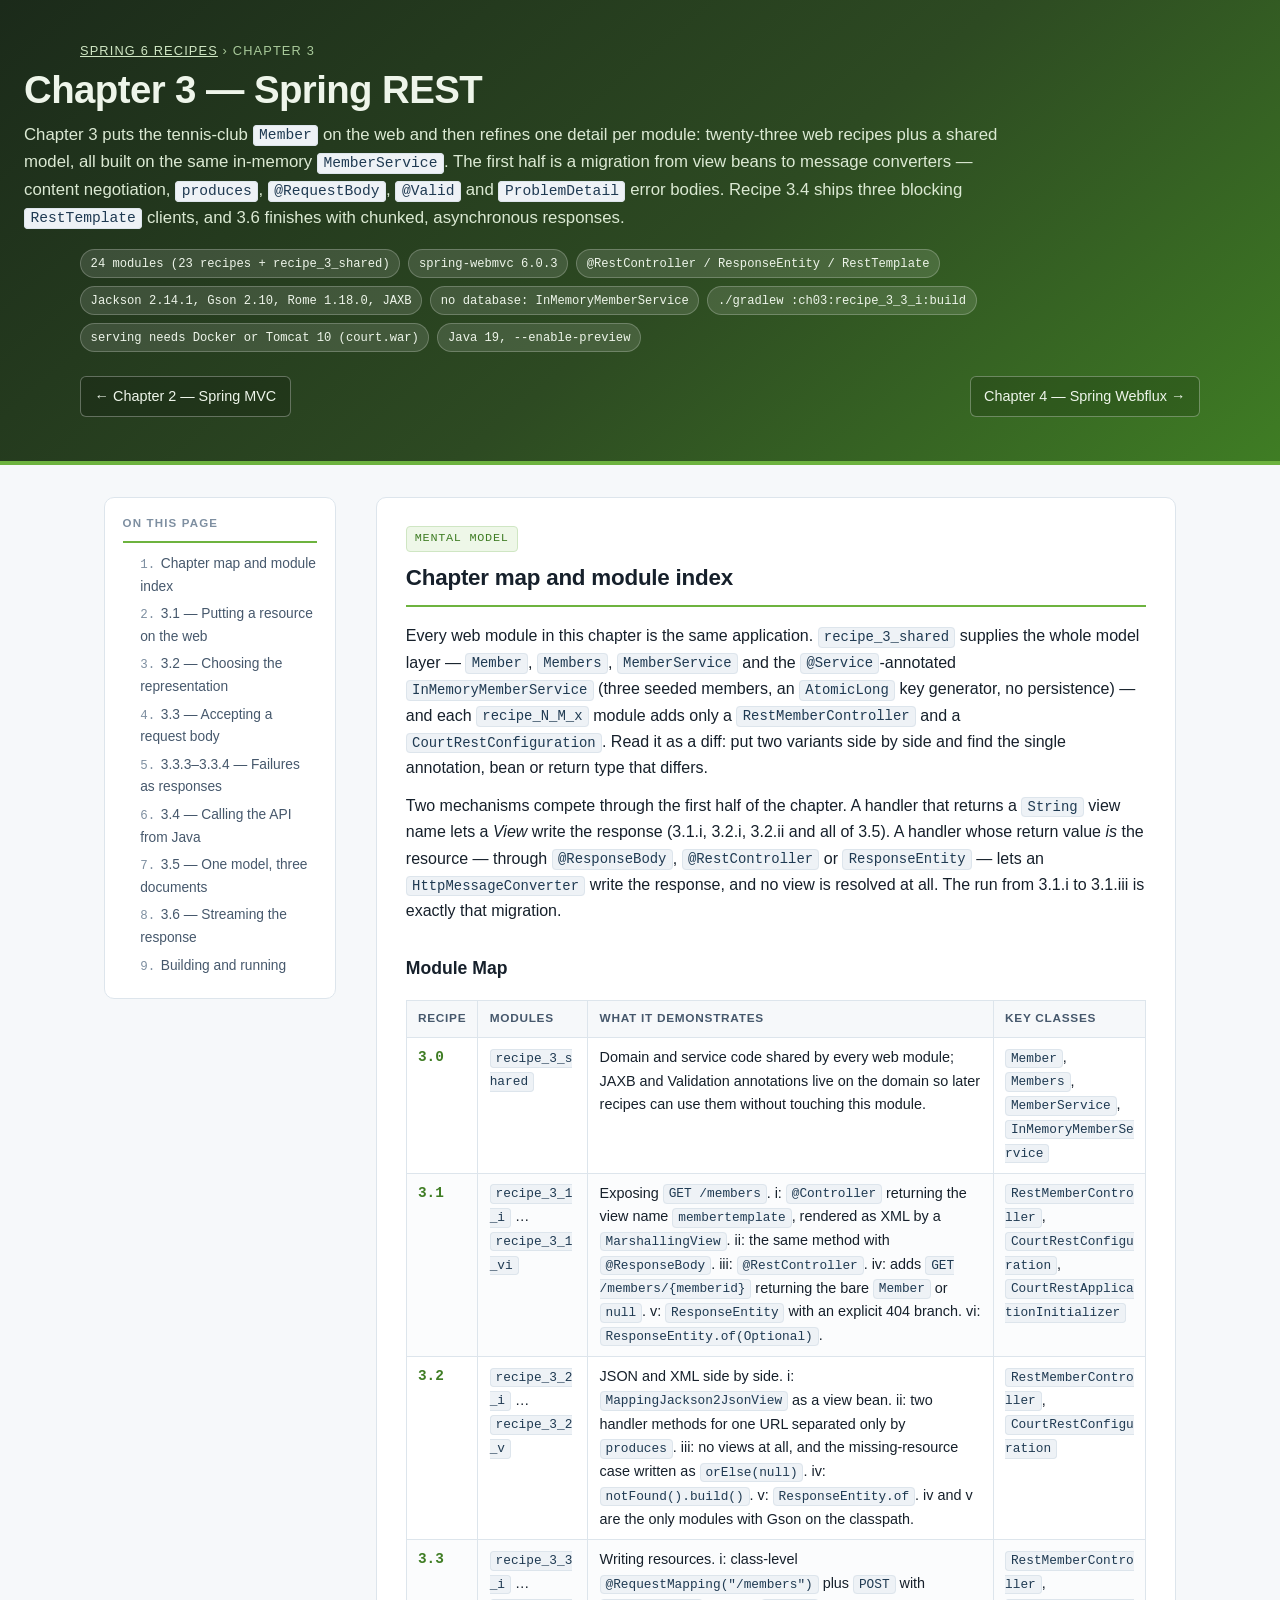
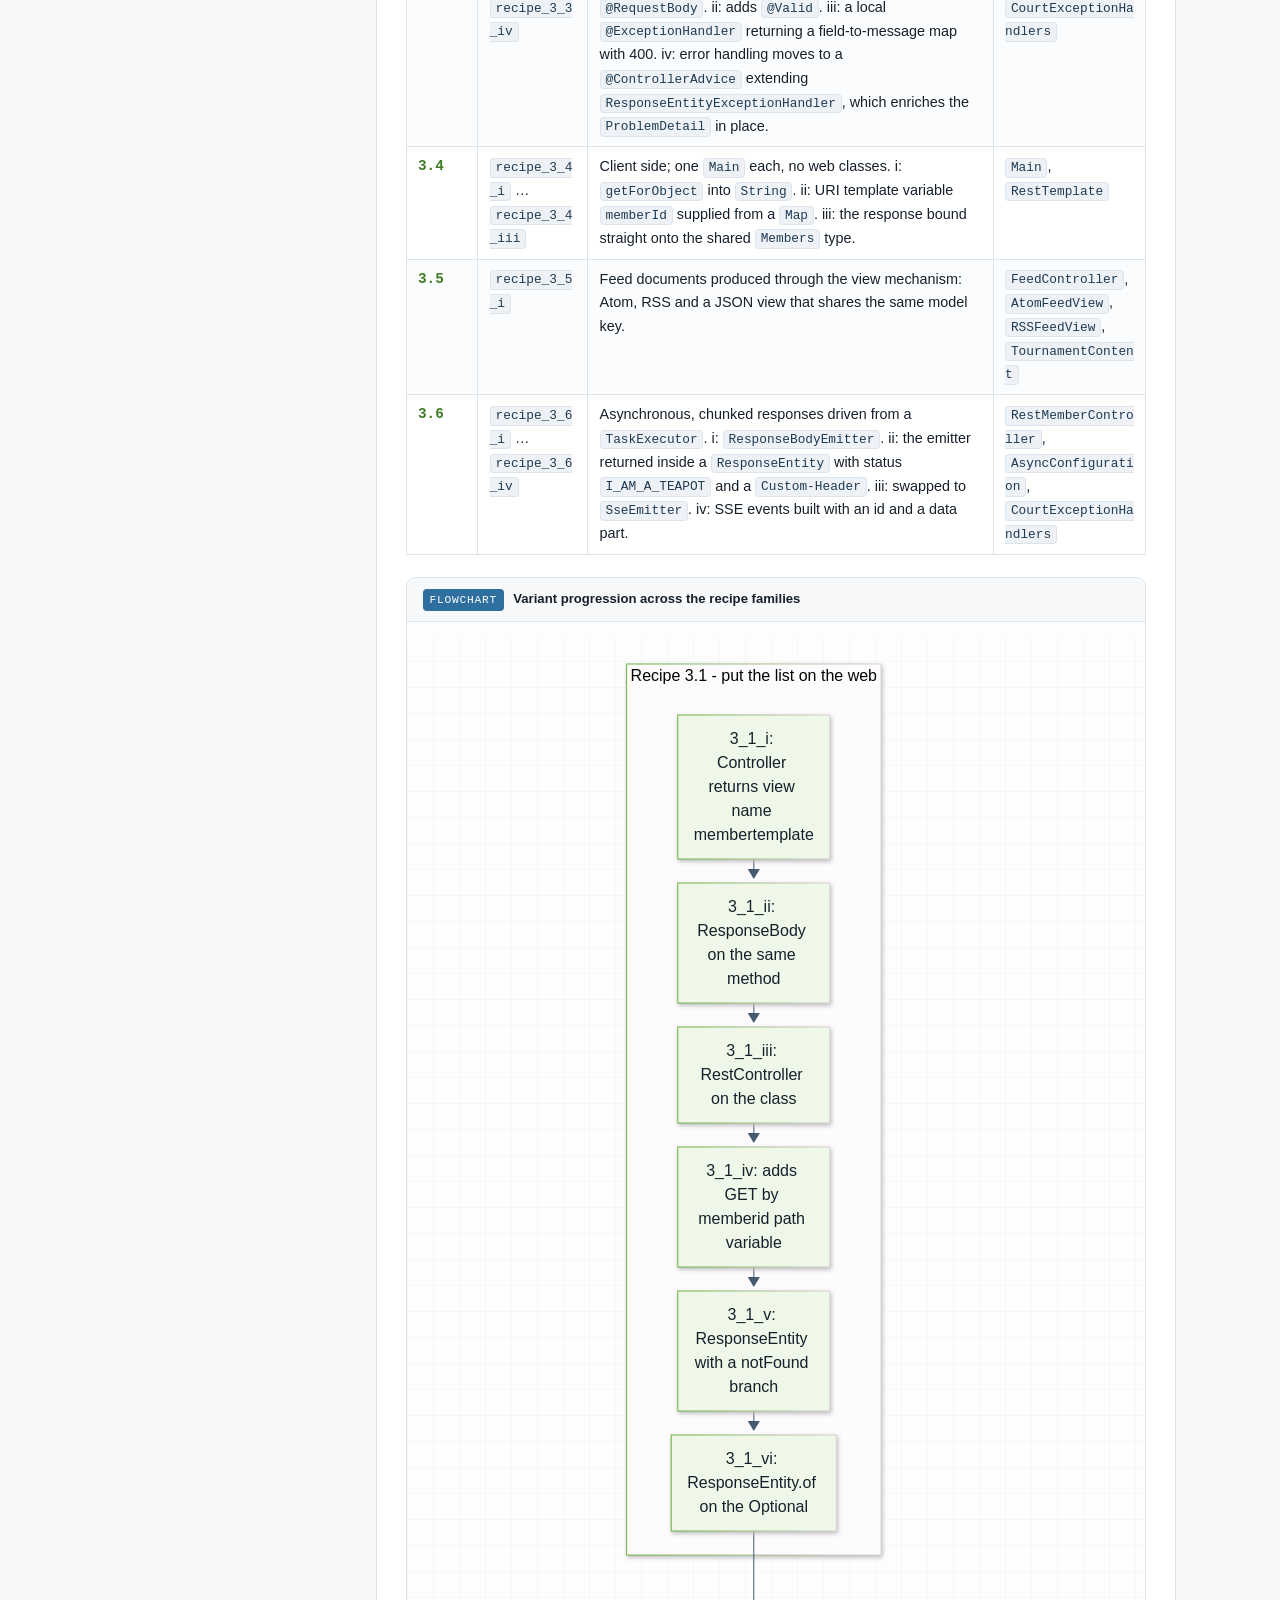
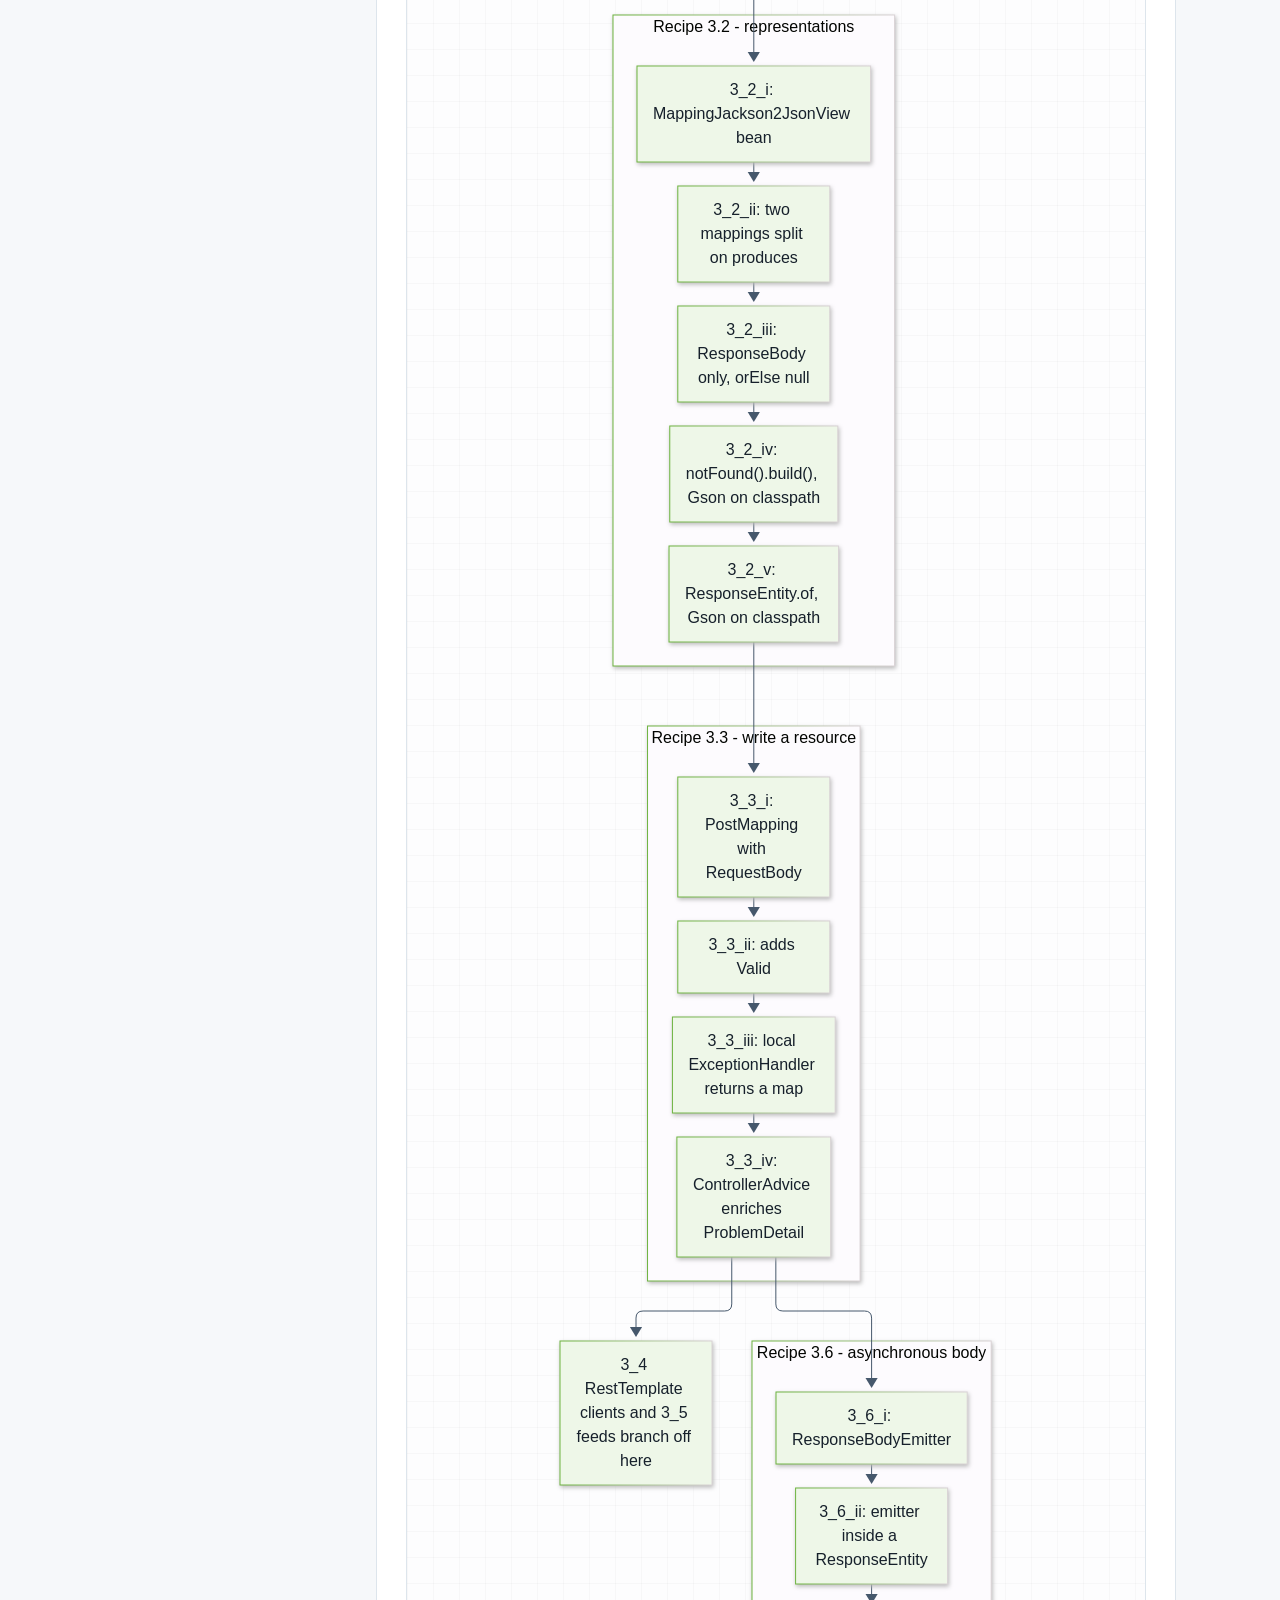
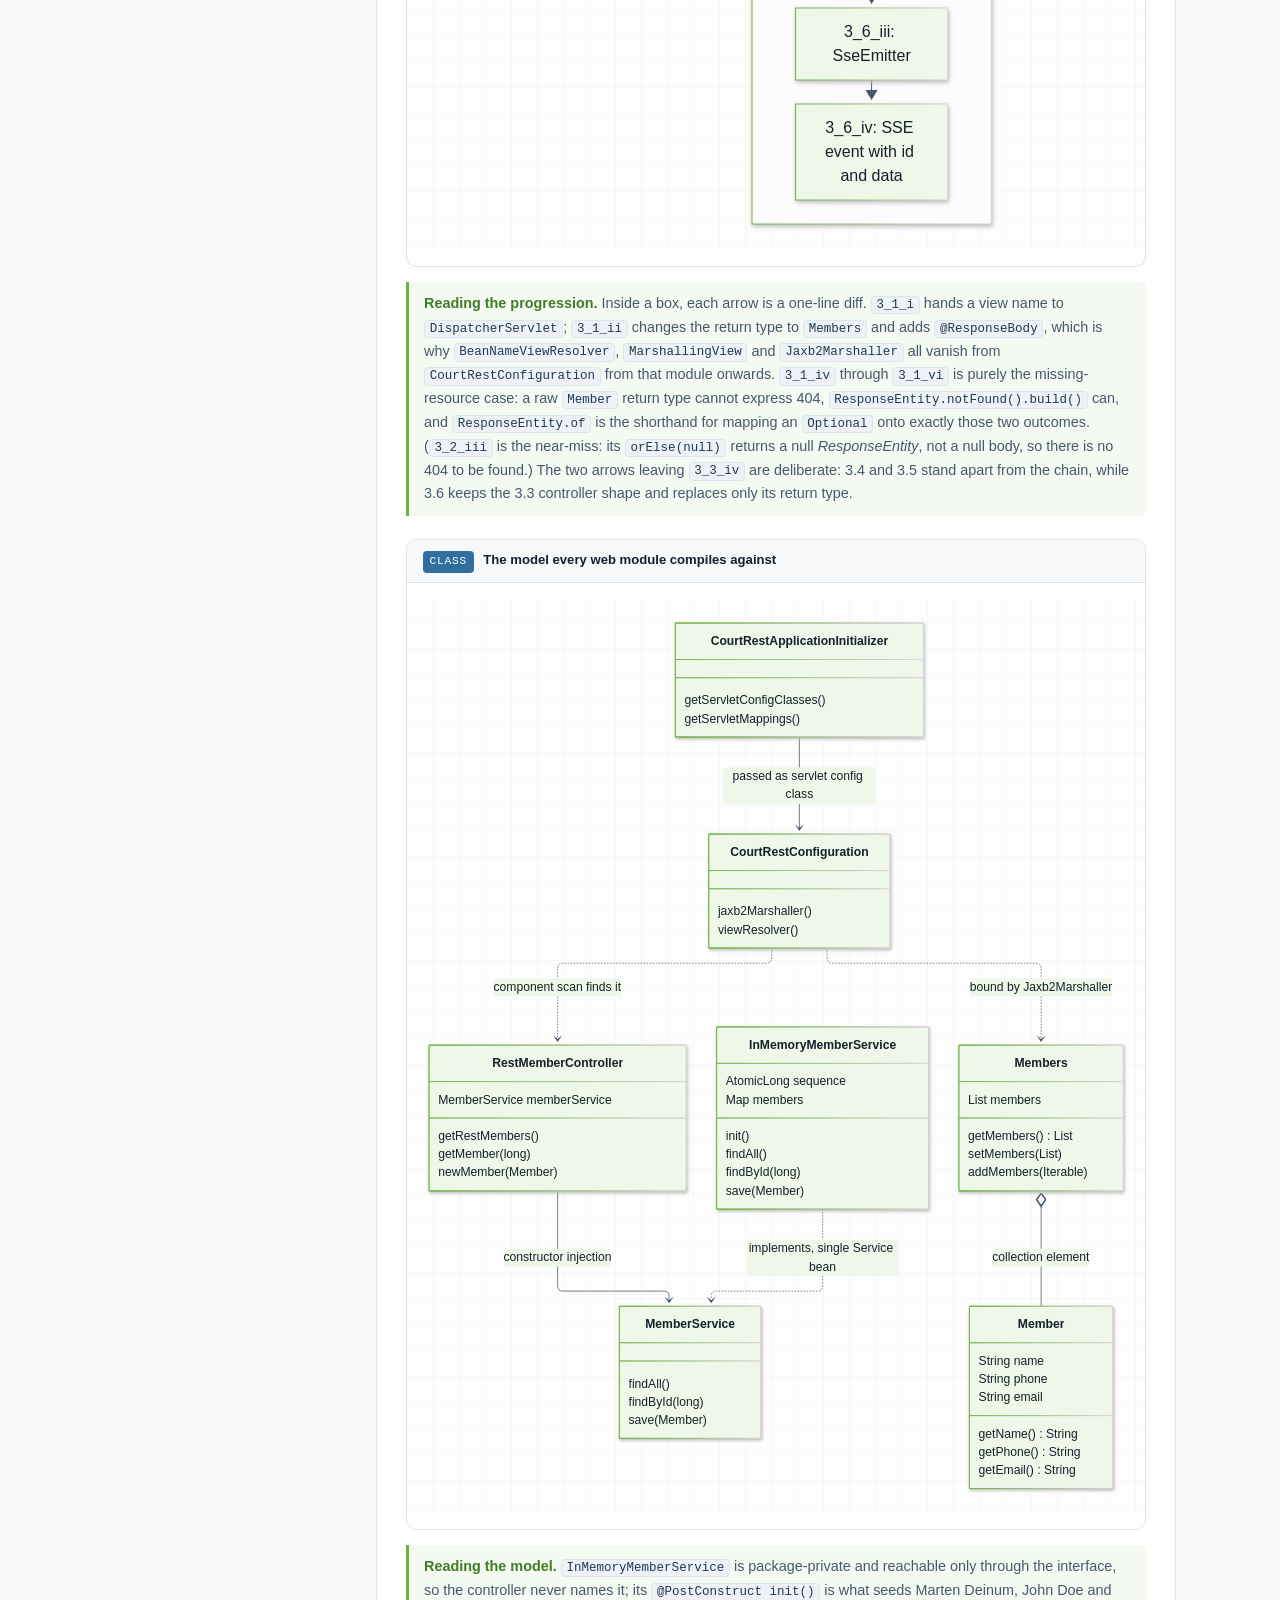
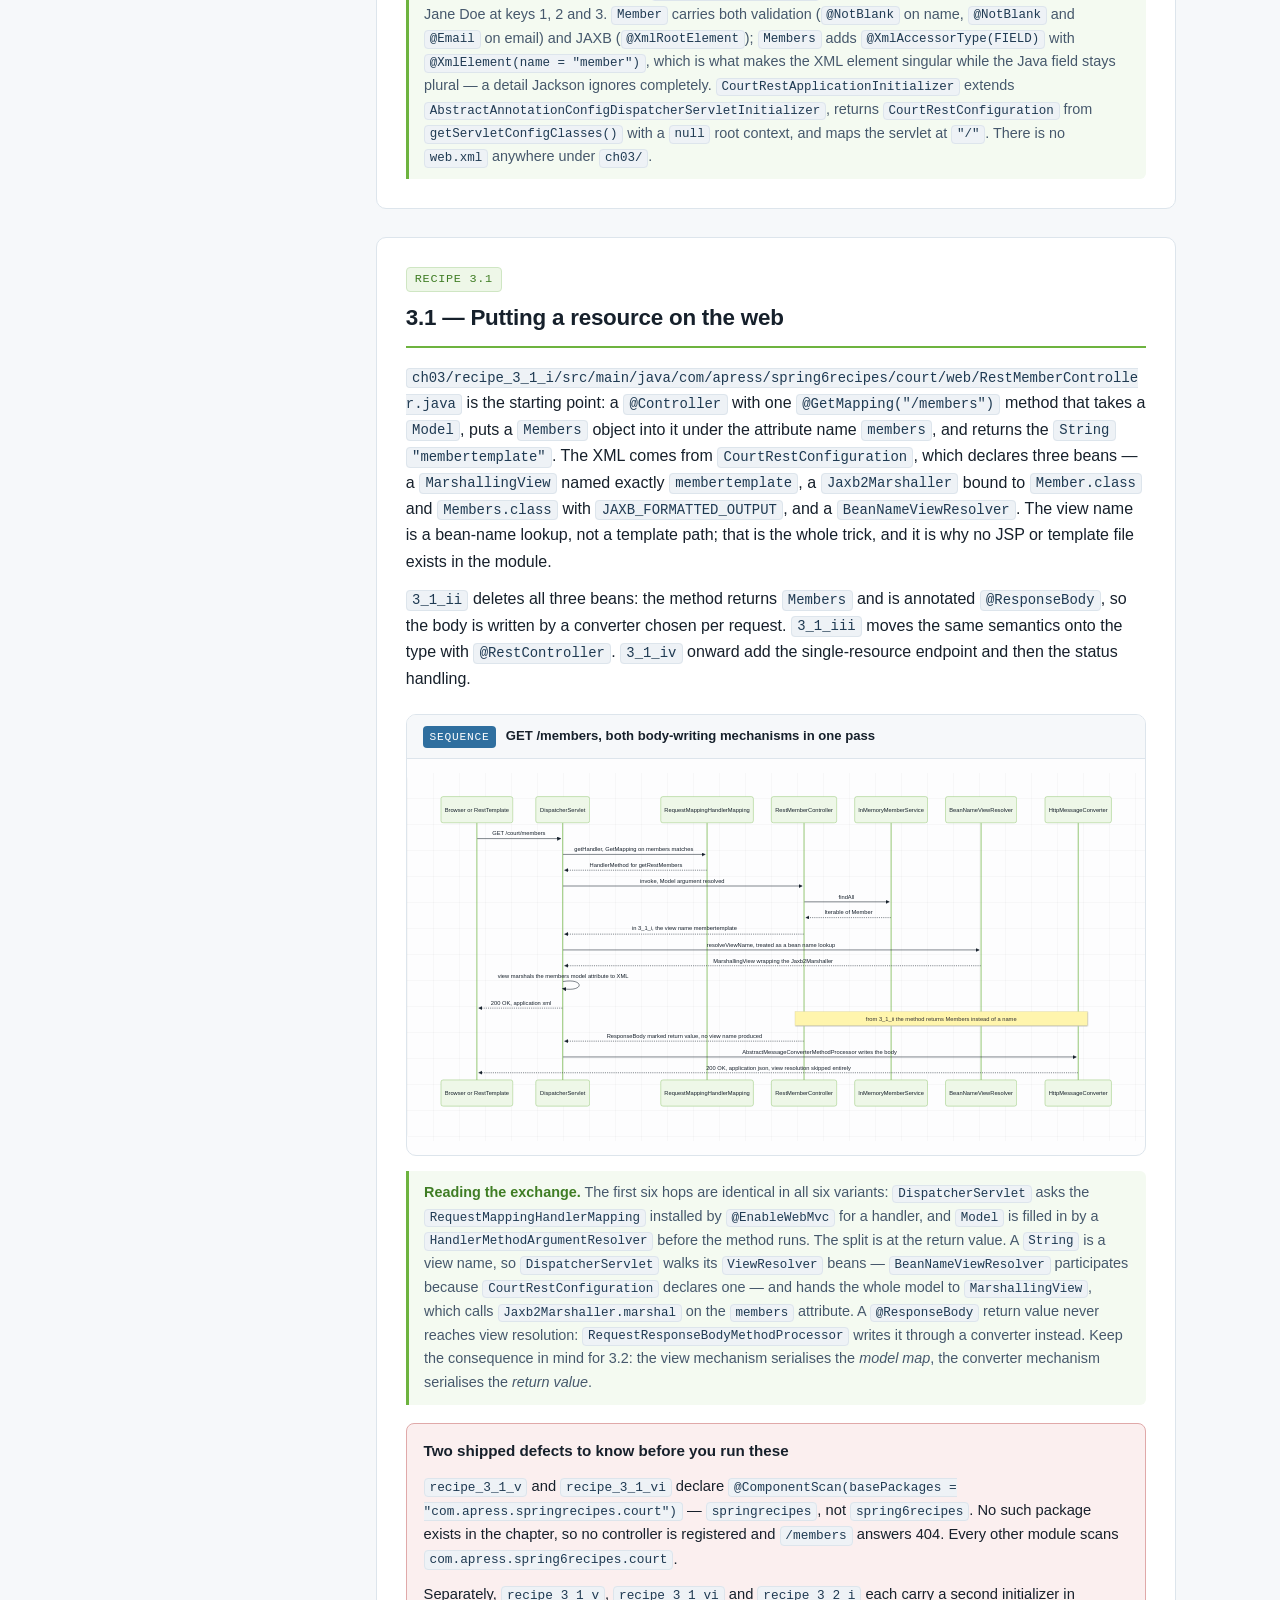
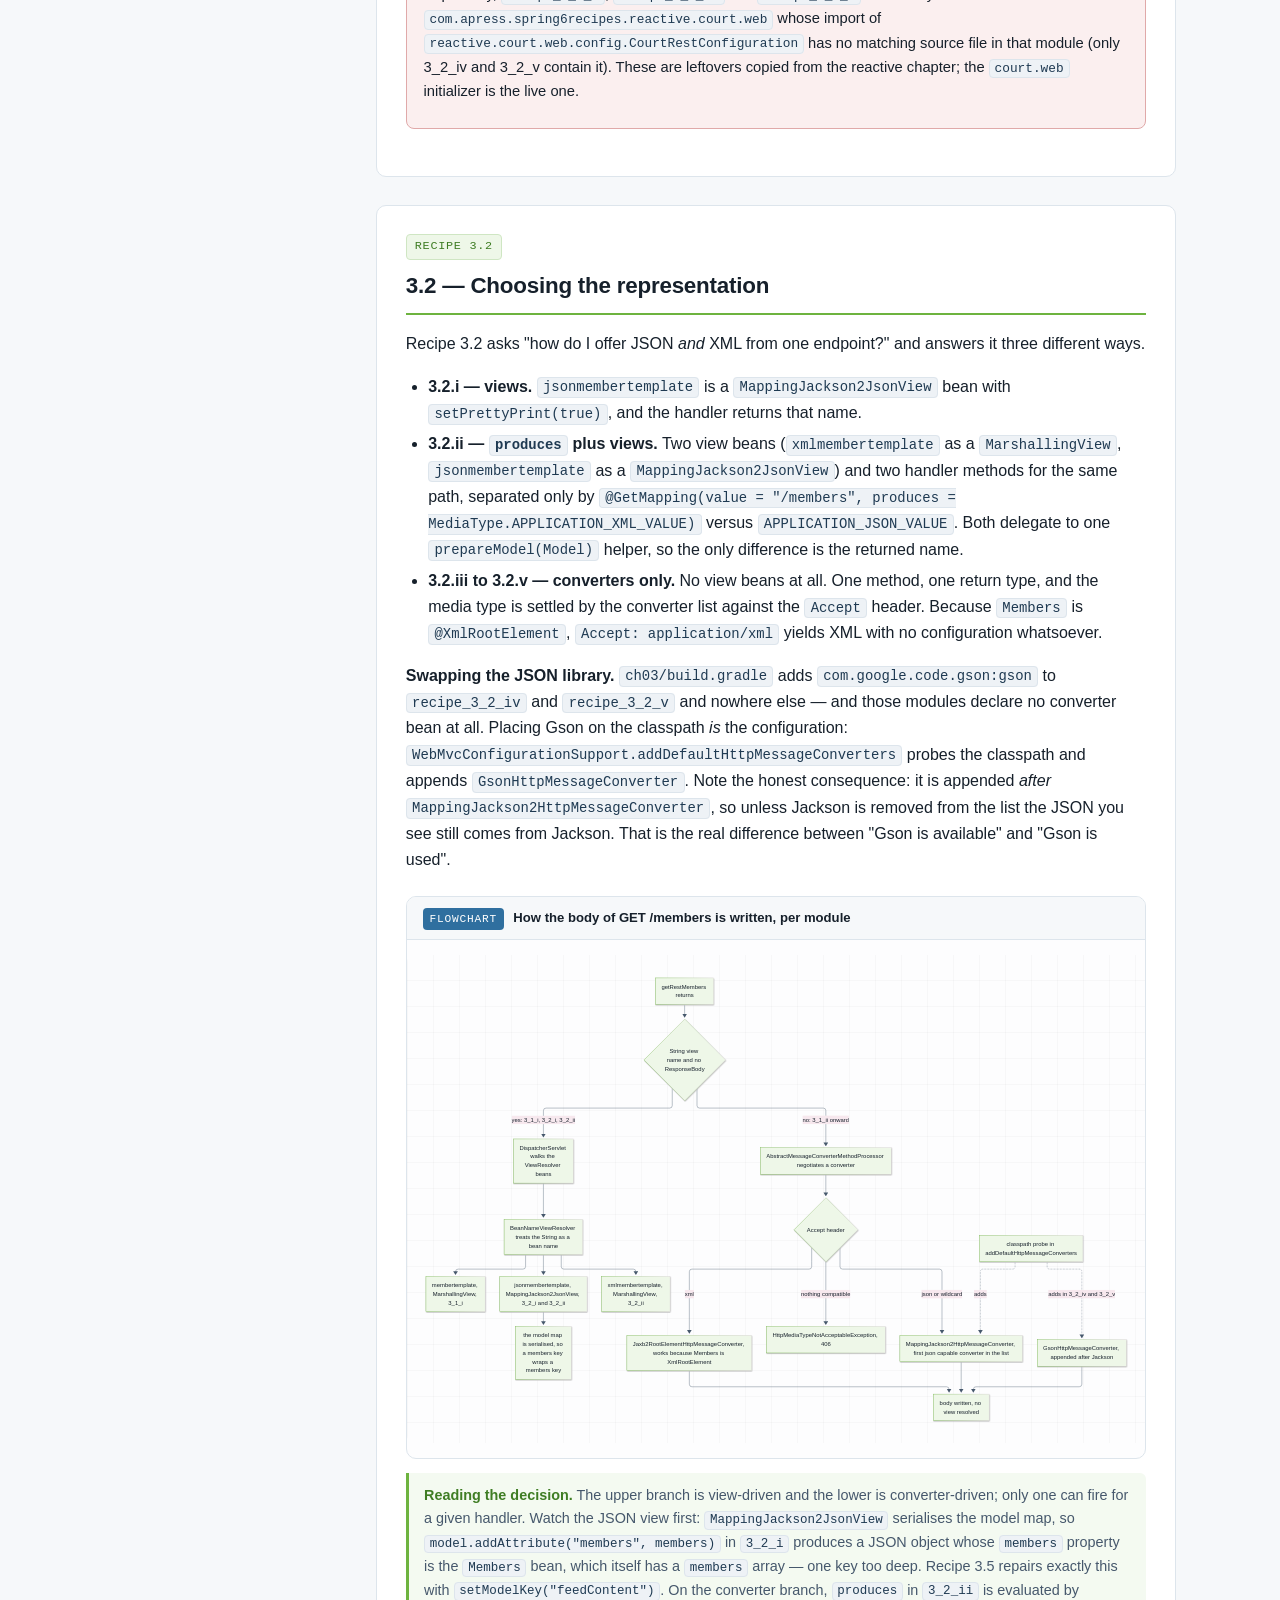
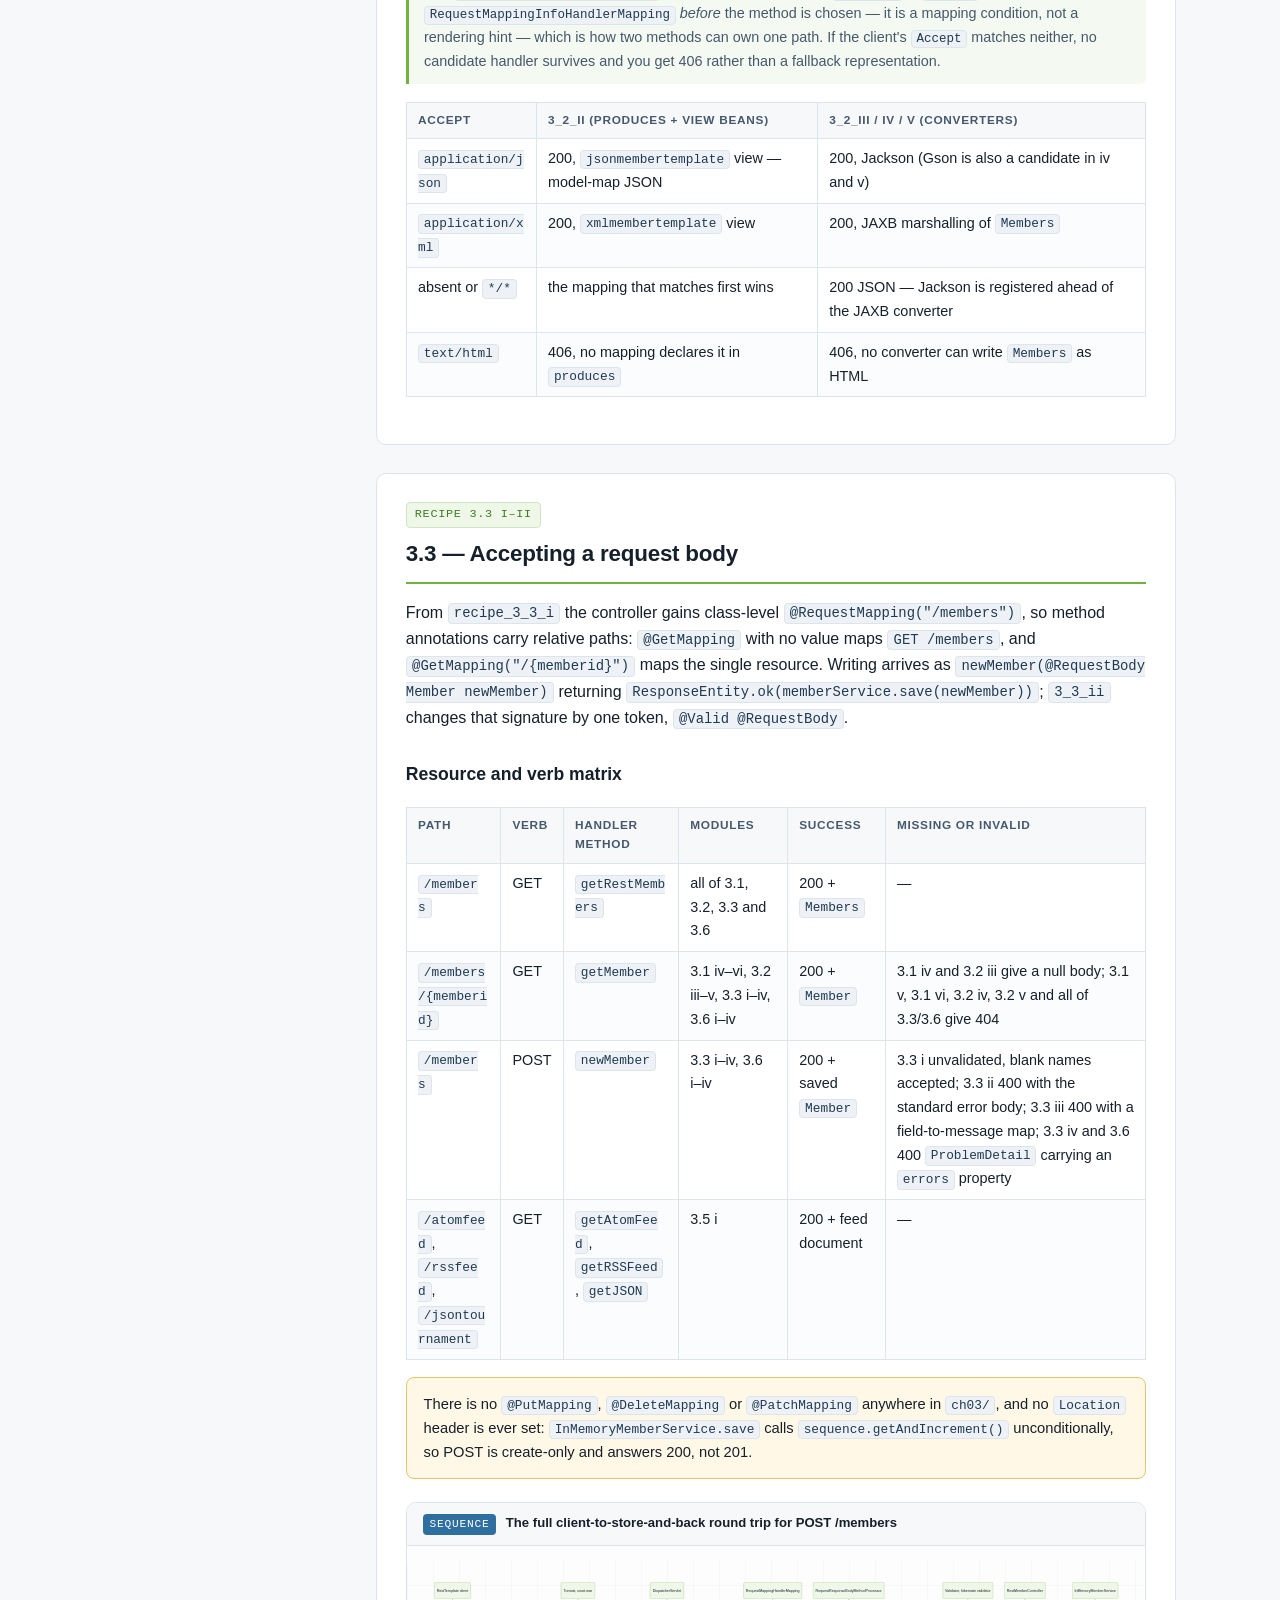
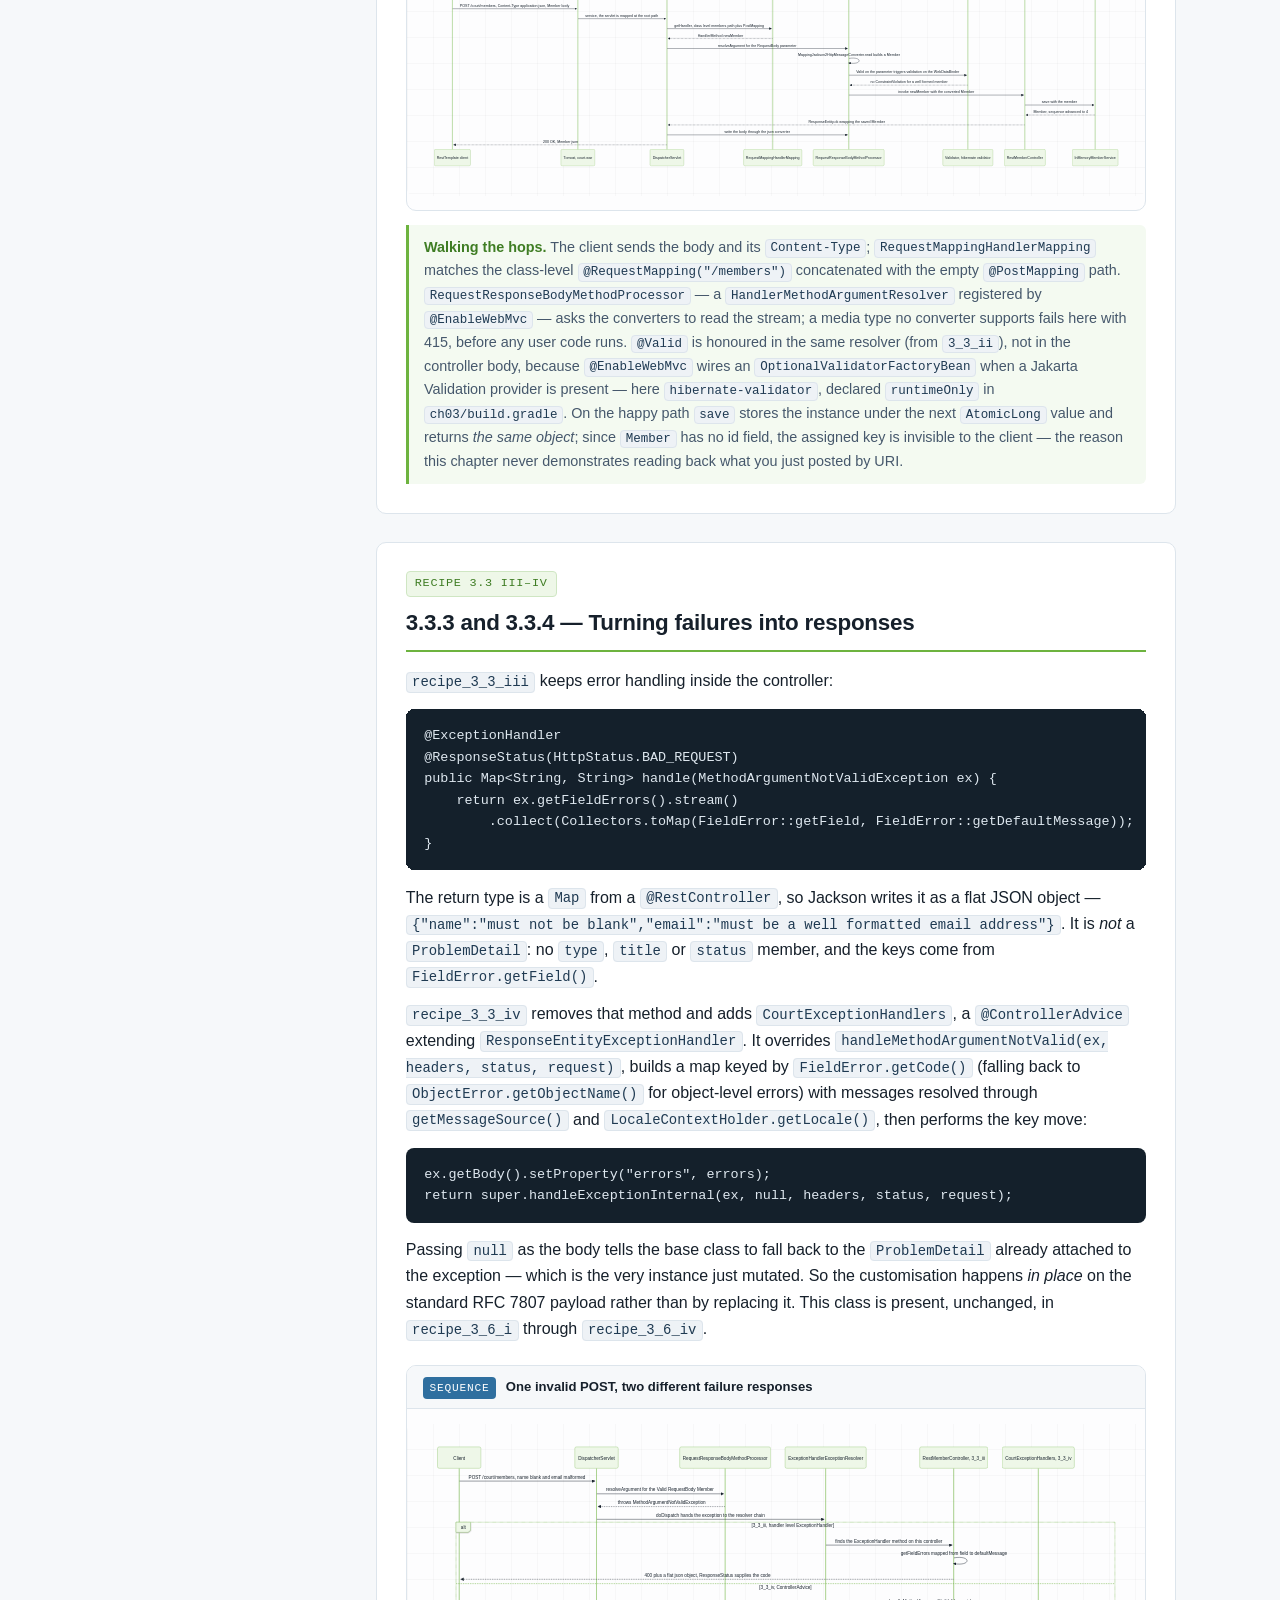
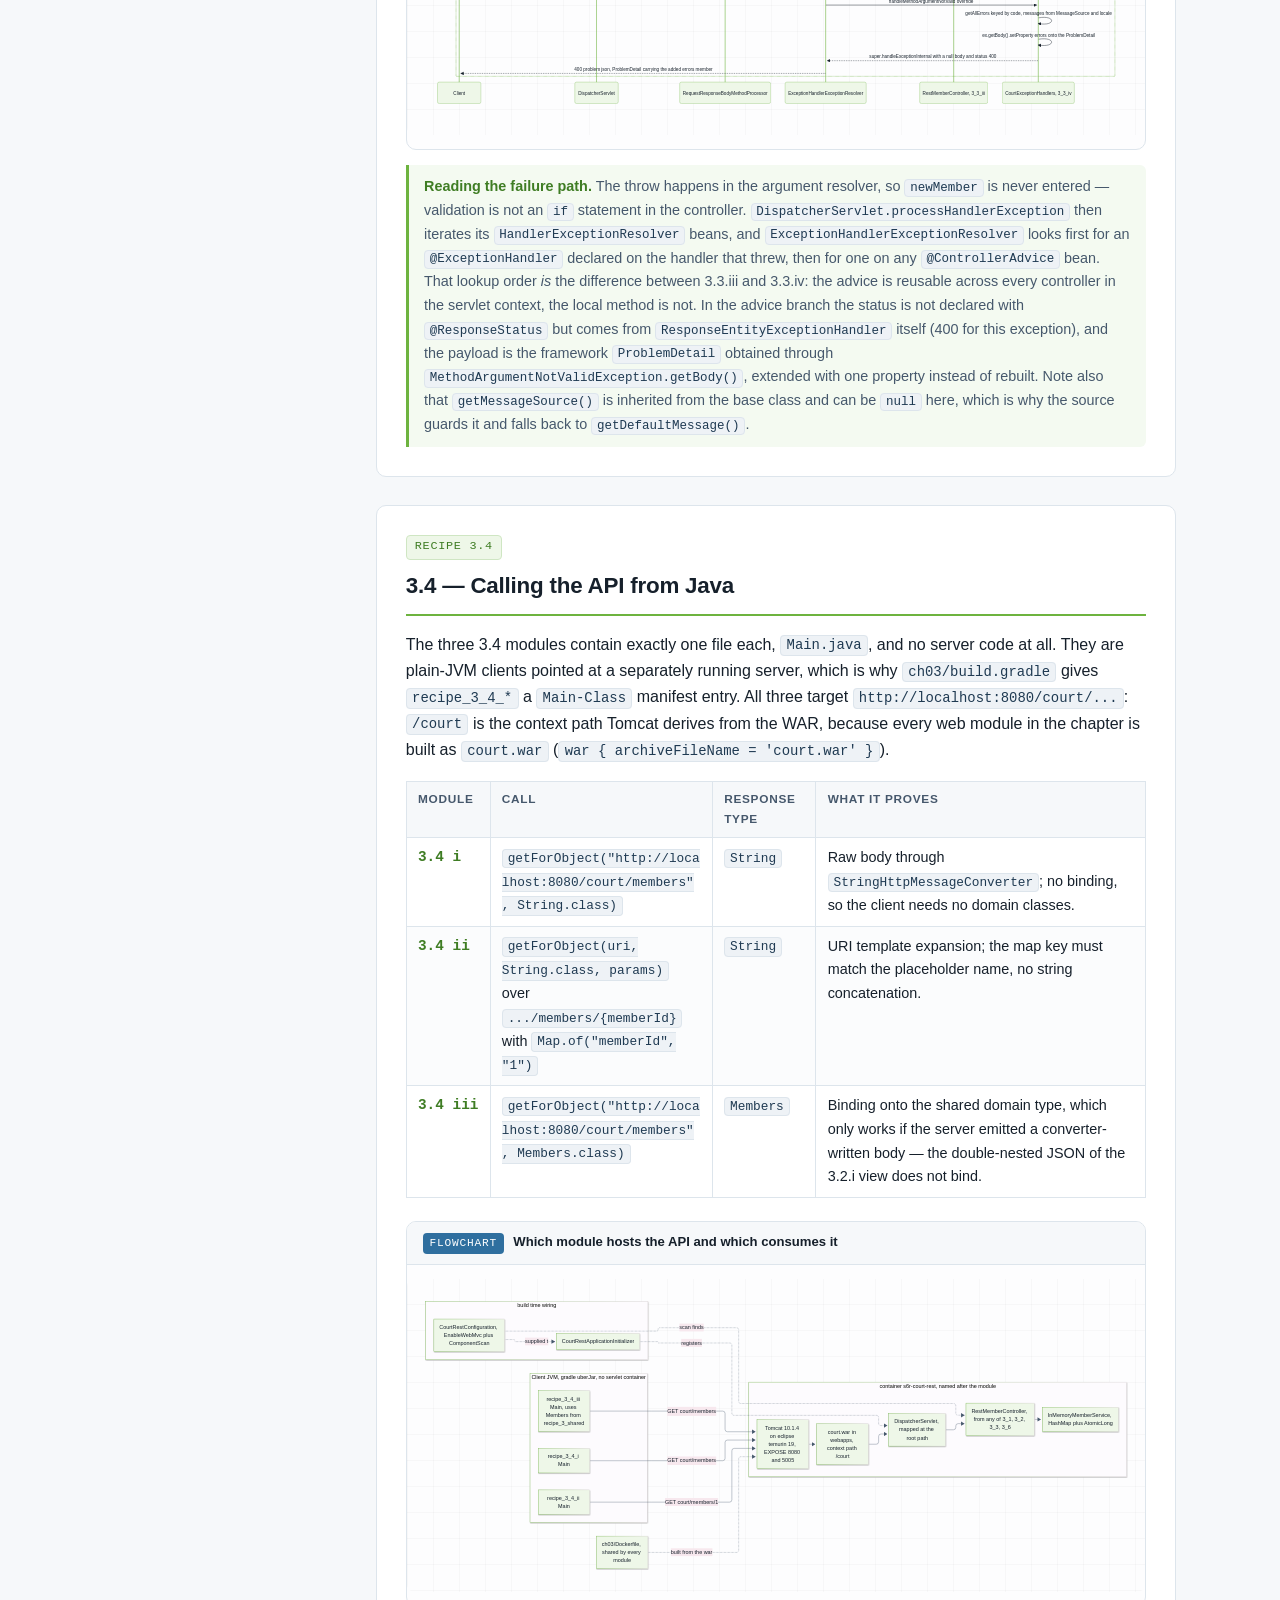
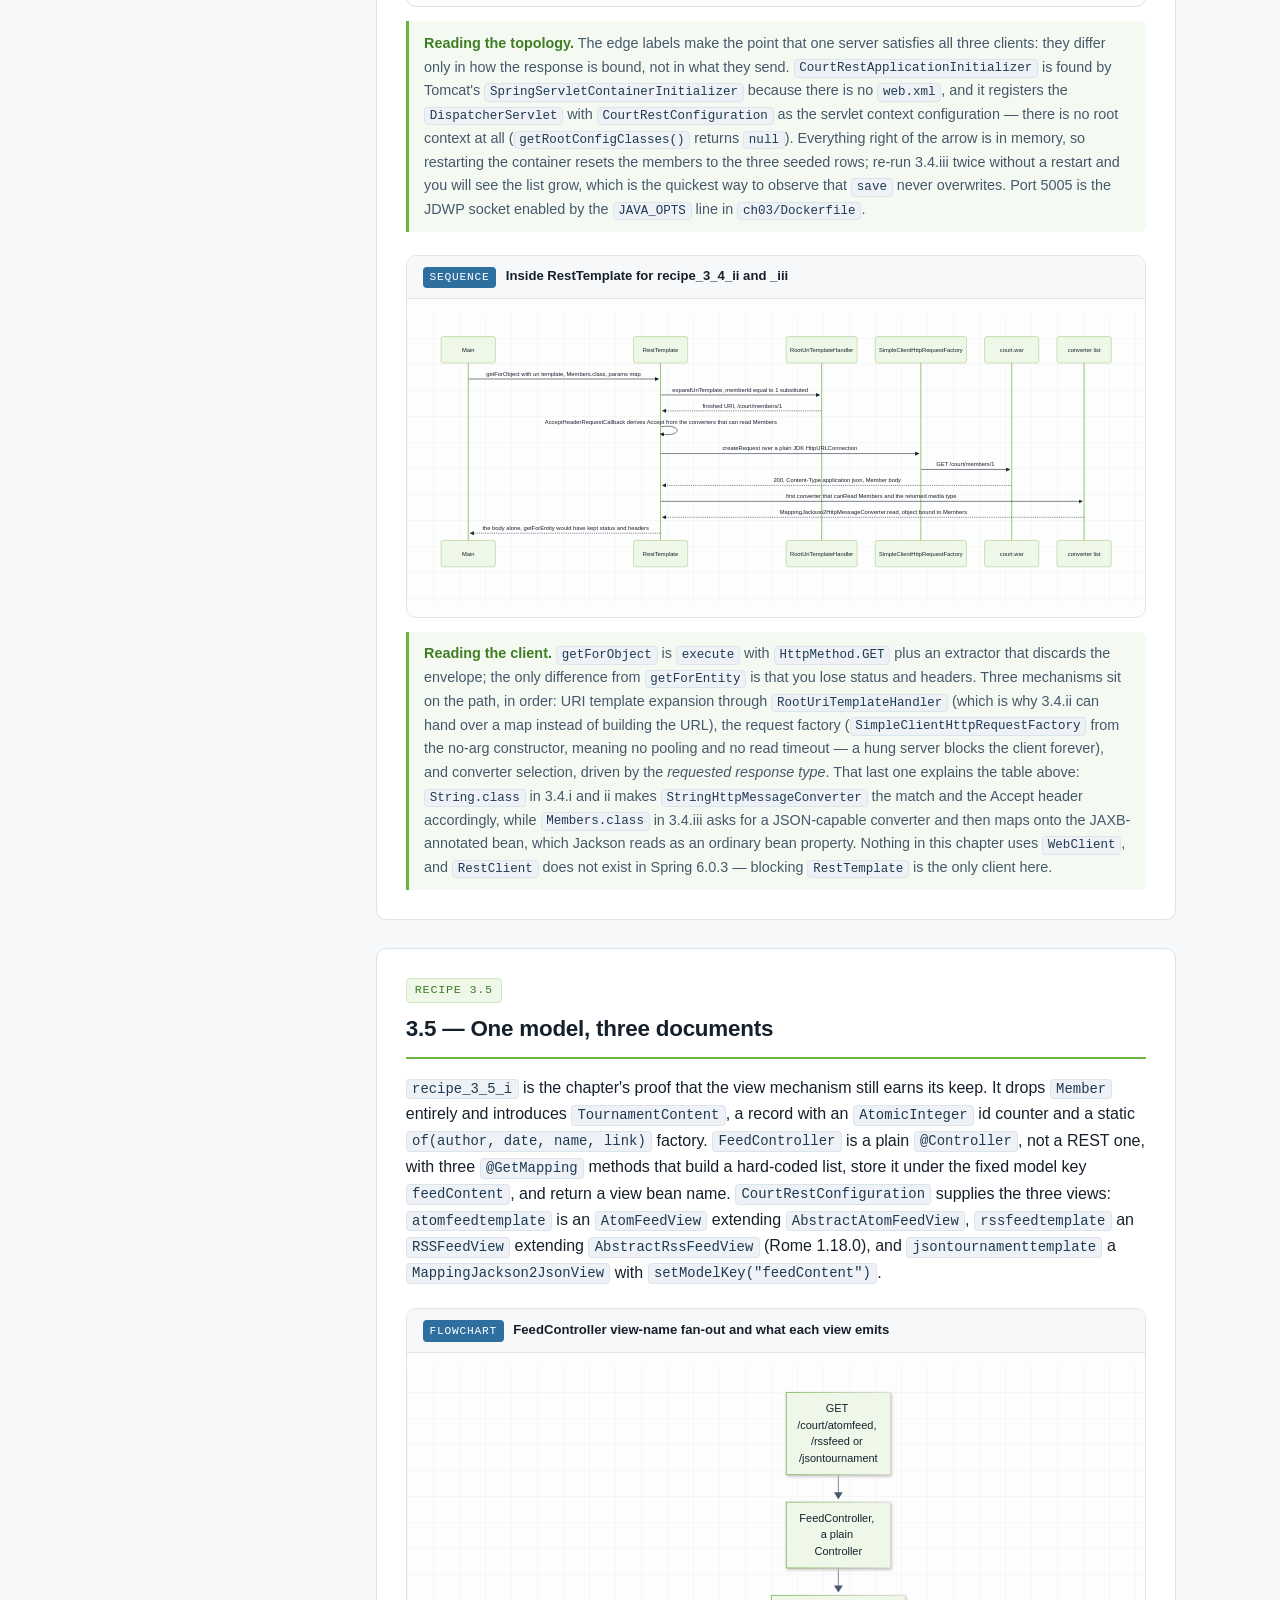
<file: docs/ch03/index.html>
<!DOCTYPE html>
<html lang="en">
<head>
<meta charset="utf-8">
<meta name="viewport" content="width=device-width, initial-scale=1">
<title>Chapter 3 — Spring REST — Spring 6 Recipes</title>
<link rel="stylesheet" href="../assets/style.css">
<script src="../assets/mermaid.min.js"></script>
<script>
  mermaid.initialize({
    startOnLoad: true, securityLevel: 'loose', theme: 'base',
    themeVariables: {
      primaryColor: '#eef7e8', primaryBorderColor: '#6db33f', primaryTextColor: '#16202b',
      lineColor: '#46586c', fontFamily: 'Segoe UI, Helvetica, Arial, sans-serif'
    },
    flowchart: { curve: 'basis', htmlLabels: true, useMaxWidth: true },
    sequence: { useMaxWidth: true, showNotes: true }
  });
</script>
</head>
<body>
<header class="masthead">
  <div class="breadcrumb"><a href="../index.html">Spring 6 Recipes</a> &rsaquo; Chapter 3</div>
  <h1>Chapter 3 — Spring REST</h1>
  <p class="lede">Chapter 3 puts the tennis-club <code>Member</code> on the web and then refines one
  detail per module: twenty-three web recipes plus a shared model, all built on the same in-memory
  <code>MemberService</code>. The first half is a migration from view beans to message converters —
  content negotiation, <code>produces</code>, <code>@RequestBody</code>, <code>@Valid</code> and
  <code>ProblemDetail</code> error bodies. Recipe 3.4 ships three blocking <code>RestTemplate</code>
  clients, and 3.6 finishes with chunked, asynchronous responses.</p>
  <div class="chip-row">
    <span class="chip">24 modules (23 recipes + recipe_3_shared)</span>
    <span class="chip">spring-webmvc 6.0.3</span>
    <span class="chip">@RestController / ResponseEntity / RestTemplate</span>
    <span class="chip">Jackson 2.14.1, Gson 2.10, Rome 1.18.0, JAXB</span>
    <span class="chip">no database: InMemoryMemberService</span>
    <span class="chip">./gradlew :ch03:recipe_3_3_i:build</span>
    <span class="chip">serving needs Docker or Tomcat 10 (court.war)</span>
    <span class="chip">Java 19, --enable-preview</span>
  </div>
  <nav class="pager">
    <a href="../ch02/index.html">&larr; Chapter 2 — Spring MVC</a>
    <a href="../ch04/index.html">Chapter 4 — Spring Webflux &rarr;</a>
  </nav>
</header>
<div class="shell">
  <aside class="toc">
    <h2>On this page</h2>
    <ol>
      <li><a href="#overview">Chapter map and module index</a></li>
      <li><a href="#expose">3.1 — Putting a resource on the web</a></li>
      <li><a href="#represent">3.2 — Choosing the representation</a></li>
      <li><a href="#create">3.3 — Accepting a request body</a></li>
      <li><a href="#errors">3.3.3–3.3.4 — Failures as responses</a></li>
      <li><a href="#client">3.4 — Calling the API from Java</a></li>
      <li><a href="#feeds">3.5 — One model, three documents</a></li>
      <li><a href="#stream">3.6 — Streaming the response</a></li>
      <li><a href="#running">Building and running</a></li>
    </ol>
  </aside>
  <article>

    <section id="overview">
      <span class="kicker">Mental model</span>
      <h2>Chapter map and module index</h2>
      <p>Every web module in this chapter is the same application. <code>recipe_3_shared</code>
      supplies the whole model layer — <code>Member</code>, <code>Members</code>,
      <code>MemberService</code> and the <code>@Service</code>-annotated
      <code>InMemoryMemberService</code> (three seeded members, an <code>AtomicLong</code> key
      generator, no persistence) — and each <code>recipe_N_M_x</code> module adds only a
      <code>RestMemberController</code> and a <code>CourtRestConfiguration</code>. Read it as a diff:
      put two variants side by side and find the single annotation, bean or return type that
      differs.</p>
      <p>Two mechanisms compete through the first half of the chapter. A handler that returns a
      <code>String</code> view name lets a <em>View</em> write the response (3.1.i, 3.2.i, 3.2.ii and
      all of 3.5). A handler whose return value <em>is</em> the resource — through
      <code>@ResponseBody</code>, <code>@RestController</code> or <code>ResponseEntity</code> — lets
      an <code>HttpMessageConverter</code> write the response, and no view is resolved at all. The
      run from 3.1.i to 3.1.iii is exactly that migration.</p>

      <h3>Module Map</h3>
      <table>
        <thead>
          <tr><th>Recipe</th><th>Modules</th><th>What it demonstrates</th><th>Key classes</th></tr>
        </thead>
        <tbody>
          <tr>
            <td class="num">3.0</td>
            <td><code>recipe_3_shared</code></td>
            <td>Domain and service code shared by every web module; JAXB and Validation annotations
            live on the domain so later recipes can use them without touching this module.</td>
            <td><code>Member</code>, <code>Members</code>, <code>MemberService</code>,
            <code>InMemoryMemberService</code></td>
          </tr>
          <tr>
            <td class="num">3.1</td>
            <td><code>recipe_3_1_i</code> … <code>recipe_3_1_vi</code></td>
            <td>Exposing <code>GET /members</code>. i: <code>@Controller</code> returning the view
            name <code>membertemplate</code>, rendered as XML by a <code>MarshallingView</code>.
            ii: the same method with <code>@ResponseBody</code>. iii: <code>@RestController</code>.
            iv: adds <code>GET /members/{memberid}</code> returning the bare <code>Member</code> or
            <code>null</code>. v: <code>ResponseEntity</code> with an explicit 404 branch. vi:
            <code>ResponseEntity.of(Optional)</code>.</td>
            <td><code>RestMemberController</code>, <code>CourtRestConfiguration</code>,
            <code>CourtRestApplicationInitializer</code></td>
          </tr>
          <tr>
            <td class="num">3.2</td>
            <td><code>recipe_3_2_i</code> … <code>recipe_3_2_v</code></td>
            <td>JSON and XML side by side. i: <code>MappingJackson2JsonView</code> as a view bean.
            ii: two handler methods for one URL separated only by <code>produces</code>. iii: no
            views at all, and the missing-resource case written as <code>orElse(null)</code>. iv:
            <code>notFound().build()</code>. v: <code>ResponseEntity.of</code>. iv and v are the only
            modules with Gson on the classpath.</td>
            <td><code>RestMemberController</code>, <code>CourtRestConfiguration</code></td>
          </tr>
          <tr>
            <td class="num">3.3</td>
            <td><code>recipe_3_3_i</code> … <code>recipe_3_3_iv</code></td>
            <td>Writing resources. i: class-level <code>@RequestMapping("/members")</code> plus
            <code>POST</code> with <code>@RequestBody</code>. ii: adds <code>@Valid</code>. iii: a
            local <code>@ExceptionHandler</code> returning a field-to-message map with 400. iv: error
            handling moves to a <code>@ControllerAdvice</code> extending
            <code>ResponseEntityExceptionHandler</code>, which enriches the
            <code>ProblemDetail</code> in place.</td>
            <td><code>RestMemberController</code>, <code>CourtExceptionHandlers</code></td>
          </tr>
          <tr>
            <td class="num">3.4</td>
            <td><code>recipe_3_4_i</code> … <code>recipe_3_4_iii</code></td>
            <td>Client side; one <code>Main</code> each, no web classes. i:
            <code>getForObject</code> into <code>String</code>. ii: URI template variable
            <code>memberId</code> supplied from a <code>Map</code>. iii: the response bound straight
            onto the shared <code>Members</code> type.</td>
            <td><code>Main</code>, <code>RestTemplate</code></td>
          </tr>
          <tr>
            <td class="num">3.5</td>
            <td><code>recipe_3_5_i</code></td>
            <td>Feed documents produced through the view mechanism: Atom, RSS and a JSON view that
            shares the same model key.</td>
            <td><code>FeedController</code>, <code>AtomFeedView</code>,
            <code>RSSFeedView</code>, <code>TournamentContent</code></td>
          </tr>
          <tr>
            <td class="num">3.6</td>
            <td><code>recipe_3_6_i</code> … <code>recipe_3_6_iv</code></td>
            <td>Asynchronous, chunked responses driven from a <code>TaskExecutor</code>. i:
            <code>ResponseBodyEmitter</code>. ii: the emitter returned inside a
            <code>ResponseEntity</code> with status <code>I_AM_A_TEAPOT</code> and a
            <code>Custom-Header</code>. iii: swapped to <code>SseEmitter</code>. iv: SSE events built
            with an id and a data part.</td>
            <td><code>RestMemberController</code>, <code>AsyncConfiguration</code>,
            <code>CourtExceptionHandlers</code></td>
          </tr>
        </tbody>
      </table>

      <figure class="diagram">
        <figcaption><span class="tag">Flowchart</span>
          <span class="dtitle">Variant progression across the recipe families</span></figcaption>
        <pre class="mermaid">
flowchart TD
    subgraph FAM31["Recipe 3.1 - put the list on the web"]
        A1["3_1_i: Controller returns view name membertemplate"] --> A2["3_1_ii: ResponseBody on the same method"]
        A2 --> A3["3_1_iii: RestController on the class"]
        A3 --> A4["3_1_iv: adds GET by memberid path variable"]
        A4 --> A5["3_1_v: ResponseEntity with a notFound branch"]
        A5 --> A6["3_1_vi: ResponseEntity.of on the Optional"]
    end
    subgraph FAM32["Recipe 3.2 - representations"]
        B1["3_2_i: MappingJackson2JsonView bean"] --> B2["3_2_ii: two mappings split on produces"]
        B2 --> B3["3_2_iii: ResponseBody only, orElse null"]
        B3 --> B4["3_2_iv: notFound().build(), Gson on classpath"]
        B4 --> B5["3_2_v: ResponseEntity.of, Gson on classpath"]
    end
    subgraph FAM33["Recipe 3.3 - write a resource"]
        C1["3_3_i: PostMapping with RequestBody"] --> C2["3_3_ii: adds Valid"]
        C2 --> C3["3_3_iii: local ExceptionHandler returns a map"]
        C3 --> C4["3_3_iv: ControllerAdvice enriches ProblemDetail"]
    end
    subgraph FAM36["Recipe 3.6 - asynchronous body"]
        E1["3_6_i: ResponseBodyEmitter"] --> E2["3_6_ii: emitter inside a ResponseEntity"]
        E2 --> E3["3_6_iii: SseEmitter"]
        E3 --> E4["3_6_iv: SSE event with id and data"]
    end
    A6 --> B1
    B5 --> C1
    C4 --> D1["3_4 RestTemplate clients and 3_5 feeds branch off here"]
    C4 --> E1
        </pre>
      </figure>
      <p class="reading"><strong>Reading the progression.</strong> Inside a box, each arrow is a
      one-line diff. <code>3_1_i</code> hands a view name to <code>DispatcherServlet</code>;
      <code>3_1_ii</code> changes the return type to <code>Members</code> and adds
      <code>@ResponseBody</code>, which is why <code>BeanNameViewResolver</code>,
      <code>MarshallingView</code> and <code>Jaxb2Marshaller</code> all vanish from
      <code>CourtRestConfiguration</code> from that module onwards. <code>3_1_iv</code> through
      <code>3_1_vi</code> is purely the missing-resource case: a raw <code>Member</code> return type
      cannot express 404, <code>ResponseEntity.notFound().build()</code> can, and
      <code>ResponseEntity.of</code> is the shorthand for mapping an <code>Optional</code> onto
      exactly those two outcomes. (<code>3_2_iii</code> is the near-miss: its
      <code>orElse(null)</code> returns a null <em>ResponseEntity</em>, not a null body, so there is
      no 404 to be found.) The two arrows leaving <code>3_3_iv</code> are deliberate: 3.4 and 3.5
      stand apart from the chain, while 3.6 keeps the 3.3 controller shape and replaces only its
      return type.</p>

      <figure class="diagram">
        <figcaption><span class="tag">Class</span>
          <span class="dtitle">The model every web module compiles against</span></figcaption>
        <pre class="mermaid">
classDiagram
    class Member {
        String name
        String phone
        String email
        getName() String
        getPhone() String
        getEmail() String
    }
    class Members {
        List members
        getMembers() List
        setMembers(List)
        addMembers(Iterable)
    }
    class MemberService {
        findAll()
        findById(long)
        save(Member)
    }
    class InMemoryMemberService {
        AtomicLong sequence
        Map members
        init()
        findAll()
        findById(long)
        save(Member)
    }
    class RestMemberController {
        MemberService memberService
        getRestMembers()
        getMember(long)
        newMember(Member)
    }
    class CourtRestConfiguration {
        jaxb2Marshaller()
        viewResolver()
    }
    class CourtRestApplicationInitializer {
        getServletConfigClasses()
        getServletMappings()
    }
    Members o-- Member : collection element
    InMemoryMemberService ..> MemberService : implements, single Service bean
    RestMemberController --> MemberService : constructor injection
    CourtRestConfiguration ..> RestMemberController : component scan finds it
    CourtRestConfiguration ..> Members : bound by Jaxb2Marshaller
    CourtRestApplicationInitializer --> CourtRestConfiguration : passed as servlet config class
        </pre>
      </figure>
      <p class="reading"><strong>Reading the model.</strong> <code>InMemoryMemberService</code> is
      package-private and reachable only through the interface, so the controller never names it;
      its <code>@PostConstruct init()</code> is what seeds Marten Deinum, John Doe and Jane Doe at
      keys 1, 2 and 3. <code>Member</code> carries both validation
      (<code>@NotBlank</code> on name, <code>@NotBlank</code> and <code>@Email</code> on email) and
      JAXB (<code>@XmlRootElement</code>); <code>Members</code> adds
      <code>@XmlAccessorType(FIELD)</code> with <code>@XmlElement(name = "member")</code>, which is
      what makes the XML element singular while the Java field stays plural — a detail Jackson
      ignores completely. <code>CourtRestApplicationInitializer</code> extends
      <code>AbstractAnnotationConfigDispatcherServletInitializer</code>, returns
      <code>CourtRestConfiguration</code> from <code>getServletConfigClasses()</code> with a
      <code>null</code> root context, and maps the servlet at <code>"/"</code>. There is no
      <code>web.xml</code> anywhere under <code>ch03/</code>.</p>
    </section>

    <section id="expose">
      <span class="kicker">Recipe 3.1</span>
      <h2>3.1 — Putting a resource on the web</h2>
      <p><code>ch03/recipe_3_1_i/src/main/java/com/apress/spring6recipes/court/web/RestMemberController.java</code>
      is the starting point: a <code>@Controller</code> with one <code>@GetMapping("/members")</code>
      method that takes a <code>Model</code>, puts a <code>Members</code> object into it under the
      attribute name <code>members</code>, and returns the <code>String</code>
      <code>"membertemplate"</code>. The XML comes from <code>CourtRestConfiguration</code>, which
      declares three beans — a <code>MarshallingView</code> named exactly
      <code>membertemplate</code>, a <code>Jaxb2Marshaller</code> bound to
      <code>Member.class</code> and <code>Members.class</code> with
      <code>JAXB_FORMATTED_OUTPUT</code>, and a <code>BeanNameViewResolver</code>. The view name is a
      bean-name lookup, not a template path; that is the whole trick, and it is why no JSP or
      template file exists in the module.</p>
      <p><code>3_1_ii</code> deletes all three beans: the method returns <code>Members</code> and is
      annotated <code>@ResponseBody</code>, so the body is written by a converter chosen per request.
      <code>3_1_iii</code> moves the same semantics onto the type with <code>@RestController</code>.
      <code>3_1_iv</code> onward add the single-resource endpoint and then the status handling.</p>

      <figure class="diagram">
        <figcaption><span class="tag">Sequence</span>
          <span class="dtitle">GET /members, both body-writing mechanisms in one pass</span></figcaption>
        <pre class="mermaid">
sequenceDiagram
    participant C as Browser or RestTemplate
    participant DS as DispatcherServlet
    participant HM as RequestMappingHandlerMapping
    participant HC as RestMemberController
    participant MS as InMemoryMemberService
    participant VR as BeanNameViewResolver
    participant MC as HttpMessageConverter
    C->>DS: GET /court/members
    DS->>HM: getHandler, GetMapping on members matches
    HM-->>DS: HandlerMethod for getRestMembers
    DS->>HC: invoke, Model argument resolved
    HC->>MS: findAll
    MS-->>HC: Iterable of Member
    HC-->>DS: in 3_1_i, the view name membertemplate
    DS->>VR: resolveViewName, treated as a bean name lookup
    VR-->>DS: MarshallingView wrapping the Jaxb2Marshaller
    DS->>DS: view marshals the members model attribute to XML
    DS-->>C: 200 OK, application xml
    Note over HC,MC: from 3_1_ii the method returns Members instead of a name
    HC-->>DS: ResponseBody marked return value, no view name produced
    DS->>MC: AbstractMessageConverterMethodProcessor writes the body
    MC-->>C: 200 OK, application json, view resolution skipped entirely
        </pre>
      </figure>
      <p class="reading"><strong>Reading the exchange.</strong> The first six hops are identical in
      all six variants: <code>DispatcherServlet</code> asks the
      <code>RequestMappingHandlerMapping</code> installed by <code>@EnableWebMvc</code> for a
      handler, and <code>Model</code> is filled in by a <code>HandlerMethodArgumentResolver</code>
      before the method runs. The split is at the return value. A <code>String</code> is a view name,
      so <code>DispatcherServlet</code> walks its <code>ViewResolver</code> beans —
      <code>BeanNameViewResolver</code> participates because
      <code>CourtRestConfiguration</code> declares one — and hands the whole model to
      <code>MarshallingView</code>, which calls <code>Jaxb2Marshaller.marshal</code> on the
      <code>members</code> attribute. A <code>@ResponseBody</code> return value never reaches view
      resolution: <code>RequestResponseBodyMethodProcessor</code> writes it through a converter
      instead. Keep the consequence in mind for 3.2: the view mechanism serialises the <em>model
      map</em>, the converter mechanism serialises the <em>return value</em>.</p>
      <div class="callout danger">
        <h4>Two shipped defects to know before you run these</h4>
        <p><code>recipe_3_1_v</code> and <code>recipe_3_1_vi</code> declare
        <code>@ComponentScan(basePackages = "com.apress.springrecipes.court")</code> —
        <code>springrecipes</code>, not <code>spring6recipes</code>. No such package exists in the
        chapter, so no controller is registered and <code>/members</code> answers 404. Every other
        module scans <code>com.apress.spring6recipes.court</code>.</p>
        <p>Separately, <code>recipe_3_1_v</code>, <code>recipe_3_1_vi</code> and
        <code>recipe_3_2_i</code> each carry a second initializer in
        <code>com.apress.spring6recipes.reactive.court.web</code> whose import of
        <code>reactive.court.web.config.CourtRestConfiguration</code> has no matching source file in
        that module (only 3_2_iv and 3_2_v contain it). These are leftovers copied from the reactive
        chapter; the <code>court.web</code> initializer is the live one.</p>
      </div>
    </section>

    <section id="represent">
      <span class="kicker">Recipe 3.2</span>
      <h2>3.2 — Choosing the representation</h2>
      <p>Recipe 3.2 asks "how do I offer JSON <em>and</em> XML from one endpoint?" and answers it
      three different ways.</p>
      <ul>
        <li><strong>3.2.i — views.</strong> <code>jsonmembertemplate</code> is a
        <code>MappingJackson2JsonView</code> bean with <code>setPrettyPrint(true)</code>, and the
        handler returns that name.</li>
        <li><strong>3.2.ii — <code>produces</code> plus views.</strong> Two view beans
        (<code>xmlmembertemplate</code> as a <code>MarshallingView</code>,
        <code>jsonmembertemplate</code> as a <code>MappingJackson2JsonView</code>) and two handler
        methods for the same path, separated only by
        <code>@GetMapping(value = "/members", produces = MediaType.APPLICATION_XML_VALUE)</code>
        versus <code>APPLICATION_JSON_VALUE</code>. Both delegate to one
        <code>prepareModel(Model)</code> helper, so the only difference is the returned name.</li>
        <li><strong>3.2.iii to 3.2.v — converters only.</strong> No view beans at all. One method,
        one return type, and the media type is settled by the converter list against the
        <code>Accept</code> header. Because <code>Members</code> is
        <code>@XmlRootElement</code>, <code>Accept: application/xml</code> yields XML with no
        configuration whatsoever.</li>
      </ul>
      <p><strong>Swapping the JSON library.</strong> <code>ch03/build.gradle</code> adds
      <code>com.google.code.gson:gson</code> to <code>recipe_3_2_iv</code> and
      <code>recipe_3_2_v</code> and nowhere else — and those modules declare no converter bean at
      all. Placing Gson on the classpath <em>is</em> the configuration:
      <code>WebMvcConfigurationSupport.addDefaultHttpMessageConverters</code> probes the classpath
      and appends <code>GsonHttpMessageConverter</code>. Note the honest consequence: it is appended
      <em>after</em> <code>MappingJackson2HttpMessageConverter</code>, so unless Jackson is removed
      from the list the JSON you see still comes from Jackson. That is the real difference between
      "Gson is available" and "Gson is used".</p>

      <figure class="diagram">
        <figcaption><span class="tag">Flowchart</span>
          <span class="dtitle">How the body of GET /members is written, per module</span></figcaption>
        <pre class="mermaid">
flowchart TD
    R["getRestMembers returns"] --> Q{"String view name and no ResponseBody"}
    Q -->|yes: 3_1_i, 3_2_i, 3_2_ii| VR["DispatcherServlet walks the ViewResolver beans"]
    Q -->|no: 3_1_ii onward| CNV["AbstractMessageConverterMethodProcessor negotiates a converter"]
    VR --> BN["BeanNameViewResolver treats the String as a bean name"]
    BN --> MV["membertemplate, MarshallingView, 3_1_i"]
    BN --> XJ["xmlmembertemplate, MarshallingView, 3_2_ii"]
    BN --> JV["jsonmembertemplate, MappingJackson2JsonView, 3_2_i and 3_2_ii"]
    JV --> NEST["the model map is serialised, so a members key wraps a members key"]
    CNV --> ACC{"Accept header"}
    ACC -->|json or wildcard| JAC["MappingJackson2HttpMessageConverter, first json capable converter in the list"]
    ACC -->|xml| JAXB["Jaxb2RootElementHttpMessageConverter, works because Members is XmlRootElement"]
    ACC -->|nothing compatible| EX["HttpMediaTypeNotAcceptableException, 406"]
    CP["classpath probe in addDefaultHttpMessageConverters"] -.adds.-> JAC
    CP -.adds in 3_2_iv and 3_2_v.-> GSON["GsonHttpMessageConverter, appended after Jackson"]
    JAC --> DONE["body written, no view resolved"]
    JAXB --> DONE
    GSON --> DONE
        </pre>
      </figure>
      <p class="reading"><strong>Reading the decision.</strong> The upper branch is view-driven and
      the lower is converter-driven; only one can fire for a given handler. Watch the JSON view
      first: <code>MappingJackson2JsonView</code> serialises the model map, so
      <code>model.addAttribute("members", members)</code> in <code>3_2_i</code> produces a JSON
      object whose <code>members</code> property is the <code>Members</code> bean, which itself has a
      <code>members</code> array — one key too deep. Recipe 3.5 repairs exactly this with
      <code>setModelKey("feedContent")</code>. On the converter branch,
      <code>produces</code> in <code>3_2_ii</code> is evaluated by
      <code>RequestMappingInfoHandlerMapping</code> <em>before</em> the method is chosen — it is a
      mapping condition, not a rendering hint — which is how two methods can own one path. If the
      client's <code>Accept</code> matches neither, no candidate handler survives and you get 406
      rather than a fallback representation.</p>
      <table>
        <thead><tr><th>Accept</th><th>3_2_ii (produces + view beans)</th><th>3_2_iii / iv / v (converters)</th></tr></thead>
        <tbody>
          <tr><td><code>application/json</code></td><td>200, <code>jsonmembertemplate</code> view — model-map JSON</td><td>200, Jackson (Gson is also a candidate in iv and v)</td></tr>
          <tr><td><code>application/xml</code></td><td>200, <code>xmlmembertemplate</code> view</td><td>200, JAXB marshalling of <code>Members</code></td></tr>
          <tr><td>absent or <code>*/*</code></td><td>the mapping that matches first wins</td><td>200 JSON — Jackson is registered ahead of the JAXB converter</td></tr>
          <tr><td><code>text/html</code></td><td>406, no mapping declares it in <code>produces</code></td><td>406, no converter can write <code>Members</code> as HTML</td></tr>
        </tbody>
      </table>
    </section>

    <section id="create">
      <span class="kicker">Recipe 3.3 i–ii</span>
      <h2>3.3 — Accepting a request body</h2>
      <p>From <code>recipe_3_3_i</code> the controller gains class-level
      <code>@RequestMapping("/members")</code>, so method annotations carry relative paths:
      <code>@GetMapping</code> with no value maps <code>GET /members</code>, and
      <code>@GetMapping("/{memberid}")</code> maps the single resource. Writing arrives as
      <code>newMember(@RequestBody Member newMember)</code> returning
      <code>ResponseEntity.ok(memberService.save(newMember))</code>; <code>3_3_ii</code> changes that
      signature by one token, <code>@Valid @RequestBody</code>.</p>

      <h3>Resource and verb matrix</h3>
      <table>
        <thead><tr><th>Path</th><th>Verb</th><th>Handler method</th><th>Modules</th><th>Success</th><th>Missing or invalid</th></tr></thead>
        <tbody>
          <tr><td><code>/members</code></td><td>GET</td><td><code>getRestMembers</code></td>
            <td>all of 3.1, 3.2, 3.3 and 3.6</td><td>200 + <code>Members</code></td><td>—</td></tr>
          <tr><td><code>/members/{memberid}</code></td><td>GET</td><td><code>getMember</code></td>
            <td>3.1 iv–vi, 3.2 iii–v, 3.3 i–iv, 3.6 i–iv</td><td>200 + <code>Member</code></td>
            <td>3.1 iv and 3.2 iii give a null body; 3.1 v, 3.1 vi, 3.2 iv, 3.2 v and all of 3.3/3.6 give 404</td></tr>
          <tr><td><code>/members</code></td><td>POST</td><td><code>newMember</code></td>
            <td>3.3 i–iv, 3.6 i–iv</td><td>200 + saved <code>Member</code></td>
            <td>3.3 i unvalidated, blank names accepted; 3.3 ii 400 with the standard error body;
            3.3 iii 400 with a field-to-message map; 3.3 iv and 3.6 400 <code>ProblemDetail</code>
            carrying an <code>errors</code> property</td></tr>
          <tr><td><code>/atomfeed</code>, <code>/rssfeed</code>, <code>/jsontournament</code></td>
            <td>GET</td><td><code>getAtomFeed</code>, <code>getRSSFeed</code>, <code>getJSON</code></td>
            <td>3.5 i</td><td>200 + feed document</td><td>—</td></tr>
        </tbody>
      </table>
      <p class="note">There is no <code>@PutMapping</code>, <code>@DeleteMapping</code> or
      <code>@PatchMapping</code> anywhere in <code>ch03/</code>, and no <code>Location</code> header
      is ever set: <code>InMemoryMemberService.save</code> calls
      <code>sequence.getAndIncrement()</code> unconditionally, so POST is create-only and answers
      200, not 201.</p>

      <figure class="diagram">
        <figcaption><span class="tag">Sequence</span>
          <span class="dtitle">The full client-to-store-and-back round trip for POST /members</span></figcaption>
        <pre class="mermaid">
sequenceDiagram
    participant C as RestTemplate client
    participant T as Tomcat, court.war
    participant DS as DispatcherServlet
    participant HM as RequestMappingHandlerMapping
    participant RP as RequestResponseBodyMethodProcessor
    participant VB as Validator, hibernate validator
    participant HC as RestMemberController
    participant MS as InMemoryMemberService
    C->>T: POST /court/members, Content-Type application json, Member body
    T->>DS: service, the servlet is mapped at the root path
    DS->>HM: getHandler, class level members path plus PostMapping
    HM-->>DS: HandlerMethod newMember
    DS->>RP: resolveArgument for the RequestBody parameter
    RP->>RP: MappingJackson2HttpMessageConverter.read builds a Member
    RP->>VB: Valid on the parameter triggers validation on the WebDataBinder
    VB-->>RP: no ConstraintViolation for a well formed member
    RP->>HC: invoke newMember with the converted Member
    HC->>MS: save with the member
    MS-->>HC: Member, sequence advanced to 4
    HC-->>DS: ResponseEntity.ok wrapping the saved Member
    DS->>RP: write the body through the json converter
    DS-->>C: 200 OK, Member json
        </pre>
      </figure>
      <p class="reading"><strong>Walking the hops.</strong> The client sends the body and its
      <code>Content-Type</code>; <code>RequestMappingHandlerMapping</code> matches the class-level
      <code>@RequestMapping("/members")</code> concatenated with the empty <code>@PostMapping</code>
      path. <code>RequestResponseBodyMethodProcessor</code> — a
      <code>HandlerMethodArgumentResolver</code> registered by <code>@EnableWebMvc</code> — asks the
      converters to read the stream; a media type no converter supports fails here with 415, before
      any user code runs. <code>@Valid</code> is honoured in the same resolver (from
      <code>3_3_ii</code>), not in the controller body, because <code>@EnableWebMvc</code> wires an
      <code>OptionalValidatorFactoryBean</code> when a Jakarta Validation provider is present — here
      <code>hibernate-validator</code>, declared <code>runtimeOnly</code> in
      <code>ch03/build.gradle</code>. On the happy path <code>save</code> stores the instance under
      the next <code>AtomicLong</code> value and returns <em>the same object</em>; since
      <code>Member</code> has no id field, the assigned key is invisible to the client — the reason
      this chapter never demonstrates reading back what you just posted by URI.</p>
    </section>

    <section id="errors">
      <span class="kicker">Recipe 3.3 iii–iv</span>
      <h2>3.3.3 and 3.3.4 — Turning failures into responses</h2>
      <p><code>recipe_3_3_iii</code> keeps error handling inside the controller:</p>
      <pre><code>@ExceptionHandler
@ResponseStatus(HttpStatus.BAD_REQUEST)
public Map&lt;String, String&gt; handle(MethodArgumentNotValidException ex) {
    return ex.getFieldErrors().stream()
        .collect(Collectors.toMap(FieldError::getField, FieldError::getDefaultMessage));
}</code></pre>
      <p>The return type is a <code>Map</code> from a <code>@RestController</code>, so Jackson writes
      it as a flat JSON object — <code>{"name":"must not be blank","email":"must be a well formatted
      email address"}</code>. It is <em>not</em> a <code>ProblemDetail</code>: no
      <code>type</code>, <code>title</code> or <code>status</code> member, and the keys come from
      <code>FieldError.getField()</code>.</p>
      <p><code>recipe_3_3_iv</code> removes that method and adds <code>CourtExceptionHandlers</code>,
      a <code>@ControllerAdvice</code> extending <code>ResponseEntityExceptionHandler</code>. It
      overrides <code>handleMethodArgumentNotValid(ex, headers, status, request)</code>, builds a map
      keyed by <code>FieldError.getCode()</code> (falling back to
      <code>ObjectError.getObjectName()</code> for object-level errors) with messages resolved
      through <code>getMessageSource()</code> and <code>LocaleContextHolder.getLocale()</code>, then
      performs the key move:</p>
      <pre><code>ex.getBody().setProperty("errors", errors);
return super.handleExceptionInternal(ex, null, headers, status, request);</code></pre>
      <p>Passing <code>null</code> as the body tells the base class to fall back to the
      <code>ProblemDetail</code> already attached to the exception — which is the very instance just
      mutated. So the customisation happens <em>in place</em> on the standard RFC 7807 payload rather
      than by replacing it. This class is present, unchanged, in <code>recipe_3_6_i</code> through
      <code>recipe_3_6_iv</code>.</p>

      <figure class="diagram">
        <figcaption><span class="tag">Sequence</span>
          <span class="dtitle">One invalid POST, two different failure responses</span></figcaption>
        <pre class="mermaid">
sequenceDiagram
    participant C as Client
    participant DS as DispatcherServlet
    participant RP as RequestResponseBodyMethodProcessor
    participant ER as ExceptionHandlerExceptionResolver
    participant HC as RestMemberController, 3_3_iii
    participant AD as CourtExceptionHandlers, 3_3_iv
    C->>DS: POST /court/members, name blank and email malformed
    DS->>RP: resolveArgument for the Valid RequestBody Member
    RP-->>DS: throws MethodArgumentNotValidException
    DS->>ER: doDispatch hands the exception to the resolver chain
    alt 3_3_iii, handler level ExceptionHandler
        ER->>HC: finds the ExceptionHandler method on this controller
        HC->>HC: getFieldErrors mapped from field to defaultMessage
        HC-->>C: 400 plus a flat json object, ResponseStatus supplies the code
    else 3_3_iv, ControllerAdvice
        ER->>AD: handleMethodArgumentNotValid override
        AD->>AD: getAllErrors keyed by code, messages from MessageSource and locale
        AD->>AD: ex.getBody().setProperty errors onto the ProblemDetail
        AD-->>ER: super.handleExceptionInternal with a null body and status 400
        ER-->>C: 400 problem json, ProblemDetail carrying the added errors member
    end
        </pre>
      </figure>
      <p class="reading"><strong>Reading the failure path.</strong> The throw happens in the argument
      resolver, so <code>newMember</code> is never entered — validation is not an <code>if</code>
      statement in the controller. <code>DispatcherServlet.processHandlerException</code> then
      iterates its <code>HandlerExceptionResolver</code> beans, and
      <code>ExceptionHandlerExceptionResolver</code> looks first for an <code>@ExceptionHandler</code>
      declared on the handler that threw, then for one on any <code>@ControllerAdvice</code> bean.
      That lookup order <em>is</em> the difference between 3.3.iii and 3.3.iv: the advice is
      reusable across every controller in the servlet context, the local method is not. In the advice
      branch the status is not declared with <code>@ResponseStatus</code> but comes from
      <code>ResponseEntityExceptionHandler</code> itself (400 for this exception), and the payload is
      the framework <code>ProblemDetail</code> obtained through
      <code>MethodArgumentNotValidException.getBody()</code>, extended with one property instead of
      rebuilt. Note also that <code>getMessageSource()</code> is inherited from the base class and
      can be <code>null</code> here, which is why the source guards it and falls back to
      <code>getDefaultMessage()</code>.</p>
    </section>

    <section id="client">
      <span class="kicker">Recipe 3.4</span>
      <h2>3.4 — Calling the API from Java</h2>
      <p>The three 3.4 modules contain exactly one file each, <code>Main.java</code>, and no server
      code at all. They are plain-JVM clients pointed at a separately running server, which is why
      <code>ch03/build.gradle</code> gives <code>recipe_3_4_*</code> a <code>Main-Class</code>
      manifest entry. All three target <code>http://localhost:8080/court/...</code>:
      <code>/court</code> is the context path Tomcat derives from the WAR, because every web module
      in the chapter is built as <code>court.war</code>
      (<code>war { archiveFileName = 'court.war' }</code>).</p>
      <table>
        <thead><tr><th>Module</th><th>Call</th><th>Response type</th><th>What it proves</th></tr></thead>
        <tbody>
          <tr><td class="num">3.4 i</td>
            <td><code>getForObject("http://localhost:8080/court/members", String.class)</code></td>
            <td><code>String</code></td>
            <td>Raw body through <code>StringHttpMessageConverter</code>; no binding, so the client
            needs no domain classes.</td></tr>
          <tr><td class="num">3.4 ii</td>
            <td><code>getForObject(uri, String.class, params)</code> over
            <code>.../members/{memberId}</code> with <code>Map.of("memberId", "1")</code></td>
            <td><code>String</code></td>
            <td>URI template expansion; the map key must match the placeholder name, no string
            concatenation.</td></tr>
          <tr><td class="num">3.4 iii</td>
            <td><code>getForObject("http://localhost:8080/court/members", Members.class)</code></td>
            <td><code>Members</code></td>
            <td>Binding onto the shared domain type, which only works if the server emitted a
            converter-written body — the double-nested JSON of the 3.2.i view does not bind.</td></tr>
        </tbody>
      </table>

      <figure class="diagram">
        <figcaption><span class="tag">Flowchart</span>
          <span class="dtitle">Which module hosts the API and which consumes it</span></figcaption>
        <pre class="mermaid">
flowchart LR
    subgraph CLIENT["Client JVM, gradle uberJar, no servlet container"]
        M1["recipe_3_4_i Main"]
        M2["recipe_3_4_ii Main"]
        M3["recipe_3_4_iii Main, uses Members from recipe_3_shared"]
    end
    subgraph HOST["container s6r-court-rest, named after the module"]
        TOM["Tomcat 10.1.4 on eclipse temurin 19, EXPOSE 8080 and 5005"]
        WAR["court.war in webapps, context path /court"]
        DS["DispatcherServlet, mapped at the root path"]
        CTRL["RestMemberController, from any of 3_1, 3_2, 3_3, 3_6"]
        SVC["InMemoryMemberService, HashMap plus AtomicLong"]
    end
    subgraph CONF["build time wiring"]
        INIT["CourtRestApplicationInitializer"]
        CFG["CourtRestConfiguration, EnableWebMvc plus ComponentScan"]
    end
    M1 -->|"GET court/members"| TOM
    M2 -->|"GET court/members/1"| TOM
    M3 -->|"GET court/members"| TOM
    TOM --> WAR --> DS --> CTRL --> SVC
    INIT -.registers.-> DS
    CFG -.supplied to.-> INIT
    CFG -.scan finds.-> CTRL
    DOCK["ch03/Dockerfile, shared by every module"] -.built from the war.-> TOM
        </pre>
      </figure>
      <p class="reading"><strong>Reading the topology.</strong> The edge labels make the point that
      one server satisfies all three clients: they differ only in how the response is bound, not in
      what they send. <code>CourtRestApplicationInitializer</code> is found by Tomcat's
      <code>SpringServletContainerInitializer</code> because there is no <code>web.xml</code>, and it
      registers the <code>DispatcherServlet</code> with <code>CourtRestConfiguration</code> as the
      servlet context configuration — there is no root context at all
      (<code>getRootConfigClasses()</code> returns <code>null</code>). Everything right of the arrow
      is in memory, so restarting the container resets the members to the three seeded rows; re-run
      3.4.iii twice without a restart and you will see the list grow, which is the quickest way to
      observe that <code>save</code> never overwrites. Port 5005 is the JDWP socket enabled by the
      <code>JAVA_OPTS</code> line in <code>ch03/Dockerfile</code>.</p>

      <figure class="diagram">
        <figcaption><span class="tag">Sequence</span>
          <span class="dtitle">Inside RestTemplate for recipe_3_4_ii and _iii</span></figcaption>
        <pre class="mermaid">
sequenceDiagram
    participant M as Main
    participant RT as RestTemplate
    participant UT as RootUriTemplateHandler
    participant RF as SimpleClientHttpRequestFactory
    participant SRV as court.war
    participant CV as converter list
    M->>RT: getForObject with uri template, Members.class, params map
    RT->>UT: expandUriTemplate, memberId equal to 1 substituted
    UT-->>RT: finished URI, /court/members/1
    RT->>RT: AcceptHeaderRequestCallback derives Accept from the converters that can read Members
    RT->>RF: createRequest over a plain JDK HttpURLConnection
    RF->>SRV: GET /court/members/1
    SRV-->>RT: 200, Content-Type application json, Member body
    RT->>CV: first converter that canRead Members and the returned media type
    CV-->>RT: MappingJackson2HttpMessageConverter.read, object bound to Members
    RT-->>M: the body alone, getForEntity would have kept status and headers
        </pre>
      </figure>
      <p class="reading"><strong>Reading the client.</strong> <code>getForObject</code> is
      <code>execute</code> with <code>HttpMethod.GET</code> plus an extractor that discards the
      envelope; the only difference from <code>getForEntity</code> is that you lose status and
      headers. Three mechanisms sit on the path, in order: URI template expansion through
      <code>RootUriTemplateHandler</code> (which is why 3.4.ii can hand over a map instead of building
      the URL), the request factory (<code>SimpleClientHttpRequestFactory</code> from the no-arg
      constructor, meaning no pooling and no read timeout — a hung server blocks the client
      forever), and converter selection, driven by the <em>requested response type</em>. That last
      one explains the table above: <code>String.class</code> in 3.4.i and ii makes
      <code>StringHttpMessageConverter</code> the match and the Accept header accordingly, while
      <code>Members.class</code> in 3.4.iii asks for a JSON-capable converter and then maps onto the
      JAXB-annotated bean, which Jackson reads as an ordinary bean property. Nothing in this chapter
      uses <code>WebClient</code>, and <code>RestClient</code> does not exist in Spring 6.0.3 —
      blocking <code>RestTemplate</code> is the only client here.</p>
    </section>

    <section id="feeds">
      <span class="kicker">Recipe 3.5</span>
      <h2>3.5 — One model, three documents</h2>
      <p><code>recipe_3_5_i</code> is the chapter's proof that the view mechanism still earns its
      keep. It drops <code>Member</code> entirely and introduces <code>TournamentContent</code>, a
      record with an <code>AtomicInteger</code> id counter and a static
      <code>of(author, date, name, link)</code> factory. <code>FeedController</code> is a plain
      <code>@Controller</code>, not a REST one, with three <code>@GetMapping</code> methods that build
      a hard-coded list, store it under the fixed model key <code>feedContent</code>, and return a
      view bean name. <code>CourtRestConfiguration</code> supplies the three views:
      <code>atomfeedtemplate</code> is an <code>AtomFeedView</code> extending
      <code>AbstractAtomFeedView</code>, <code>rssfeedtemplate</code> an <code>RSSFeedView</code>
      extending <code>AbstractRssFeedView</code> (Rome 1.18.0), and
      <code>jsontournamenttemplate</code> a <code>MappingJackson2JsonView</code> with
      <code>setModelKey("feedContent")</code>.</p>

      <figure class="diagram">
        <figcaption><span class="tag">Flowchart</span>
          <span class="dtitle">FeedController view-name fan-out and what each view emits</span></figcaption>
        <pre class="mermaid">
flowchart TD
    REQ["GET /court/atomfeed, /rssfeed or /jsontournament"] --> FC["FeedController, a plain Controller"]
    FC --> LIST["TournamentContent.of called four times, ids from an AtomicInteger"]
    LIST --> KEY["model.addAttribute with key feedContent"]
    KEY --> NAME["method returns a view name String"]
    NAME --> RES["BeanNameViewResolver, declared in CourtRestConfiguration"]
    RES --> A1["atomfeedtemplate, AtomFeedView"]
    RES --> R1["rssfeedtemplate, RSSFeedView"]
    RES --> J1["jsontournamenttemplate, MappingJackson2JsonView"]
    A1 --> AM["buildFeedMetadata sets id tag tennis.org and title Grand Slam Tournaments"]
    A1 --> AE["buildFeedEntries maps records to Entry, id from date plus record id"]
    R1 --> RM["buildFeedMetadata sets title, description, link and lastBuildDate"]
    R1 --> RI["buildFeedItems maps records to Item with author, title, pubDate, link"]
    J1 --> JO["modelKey feedContent emits the list itself instead of a wrapper object"]
        </pre>
      </figure>
      <p class="reading"><strong>Reading the fan-out.</strong> Hops one to four are shared; only the
      returned name differs, and <code>BeanNameViewResolver</code> resolves it by looking up a bean
      with that exact name, so the correspondence between the <code>String</code> and the
      <code>@Bean</code> method is the entire configuration. The Rome views invert control:
      <code>AbstractAtomFeedView</code> and <code>AbstractRssFeedView</code> build and write the
      document, calling back into the two overridden methods, which read the model map and cast
      <code>feedContent</code> back to a list of <code>TournamentContent</code>. Both feed views
      derive their timestamp by sorting the publication dates and taking
      <code>findFirst()</code> — the <em>earliest</em> date, used as the feed's
      <code>updated</code> or <code>lastBuildDate</code> — and convert the
      <code>LocalDate</code> through <code>atStartOfDay(systemDefault)</code> because Rome still
      speaks <code>java.util.Date</code>. And observe <code>setModelKey("feedContent")</code> on the
      JSON view: it selects one model attribute to serialise, which is precisely what the 3.2.i view
      failed to do.</p>
    </section>

    <section id="stream">
      <span class="kicker">Recipe 3.6</span>
      <h2>3.6 — Streaming the response</h2>
      <p>Recipe 3.6 keeps the 3.3 controller and replaces only the return type of
      <code>getRestMembers</code>, so the response stays open while another thread produces chunks.
      All four modules add <code>AsyncConfiguration</code>, a <code>WebMvcConfigurer</code> whose
      <code>configureAsyncSupport</code> sets the async default timeout to five seconds and installs
      <code>mvcTaskExecutor()</code>, a <code>ThreadPoolTaskExecutor</code> with thread group name
      <code>mvcTaskExecutor</code>. Because <code>@Configuration</code> defaults to
      <code>proxyBeanMethods = true</code>, the call from <code>configureAsyncSupport</code> returns
      the same singleton the controller constructor injects as <code>TaskExecutor</code> — one pool
      doing both async dispatch and production.</p>
      <ul>
        <li><strong>3_6_i</strong> returns a bare <code>ResponseBodyEmitter</code>; the worker sends
        one <code>Member</code> every 25 ms then <code>complete()</code>, with
        <code>completeWithError(ex)</code> if an <code>IOException</code> surfaces.</li>
        <li><strong>3_6_ii</strong> wraps the same emitter in a <code>ResponseEntity</code> with
        <code>HttpStatus.I_AM_A_TEAPOT</code> and a <code>Custom-Header</code> — demonstrating that
        status and headers are committed up front, while the body keeps streaming.</li>
        <li><strong>3_6_iii</strong> is a one-word change, <code>new SseEmitter()</code>, so each
        <code>send</code> is framed as a server-sent-events block; the sleep becomes 50 ms.</li>
        <li><strong>3_6_iv</strong> keeps <code>SseEmitter</code> and sends
        <code>SseEmitter.event().id(String.valueOf(member.hashCode())).data(member)</code>, adding a
        per-event id.</li>
      </ul>

      <figure class="diagram">
        <figcaption><span class="tag">Sequence</span>
          <span class="dtitle">Async dispatch: who holds the response while chunks arrive</span></figcaption>
        <pre class="mermaid">
sequenceDiagram
    participant C as Client reading the stream
    participant DS as DispatcherServlet
    participant RV as ResponseBodyEmitterReturnValueHandler
    participant HC as RestMemberController
    participant TE as ThreadPoolTaskExecutor, mvcTaskExecutor
    participant MS as InMemoryMemberService
    C->>DS: GET /court/members
    DS->>HC: getRestMembers
    HC->>HC: new ResponseBodyEmitter, or SseEmitter from 3_6_iii
    HC->>TE: execute a producer lambda capturing the emitter
    HC-->>RV: emitter returned from the handler
    RV->>DS: response switches to async mode under the five second timeout
    RV-->>C: 200 plus the 3_6_ii status and header, body still open, container thread released
    Note over TE,MS: the handler has already returned, this work is on another thread
    TE->>MS: findAll
    MS-->>TE: the three seeded Member rows
    loop one chunk per member, 25 ms apart in i and ii, 50 ms in iii and iv
        TE->>DS: emitter.send, the member runs through the message converters
        DS-->>C: one json object appended to the open body
    end
    TE->>DS: emitter.complete
    DS->>DS: async dispatch ends and the response is closed
        </pre>
      </figure>
      <p class="reading"><strong>Reading the stream.</strong> <code>DispatcherServlet</code> sees a
      <code>ResponseBodyEmitter</code> return value and routes it to
      <code>ResponseBodyEmitterReturnValueHandler</code> rather than to a converter, because a single
      converter call cannot express "many writes over time". The handler binds the emitter to the live
      response, starts async processing with the <code>AsyncTaskExecutor</code> chosen in
      <code>configureAsyncSupport</code>, and lets the container thread go; <code>findAll()</code> may
      still be running when the handler returns. Each <code>send</code> serialises one
      <code>Member</code> through the same converter list as an ordinary response — which is why the
      switch from <code>ResponseBodyEmitter</code> to <code>SseEmitter</code> changes the framing,
      not the conversion. Two arithmetic facts: three seeded members at 25 or 50 ms is under 150 ms,
      so the five-second timeout never trips as written; and if you POST members first, the stream can
      exceed it and the exchange ends in an async timeout instead of completing cleanly.
      <code>CourtExceptionHandlers</code> is present unchanged in all four modules, so validation
      errors on POST keep producing the 3.3.iv <code>ProblemDetail</code>.</p>
    </section>

    <section id="running">
      <span class="kicker">Practice</span>
      <h2>Building and running</h2>
      <h3>Build a module</h3>
      <pre><code>./gradlew :ch03:recipe_3_3_i:build     # compiles and packages court.war
./gradlew :ch03:build                  # the whole chapter, including recipe_3_shared</code></pre>
      <p>Gradle 7.6 (wrapper in the repo root) and a Java 19 toolchain. <code>build.gradle</code>
      adds <code>--enable-preview</code> to <code>JavaCompile</code>, <code>Test</code> and
      <code>JavaExec</code>, so anything you launch by hand needs the same flag.</p>
      <h3>Serve the WARs — the path the build ships</h3>
      <pre><code>./gradlew :ch03:recipe_3_3_i:docker       # image s6r/court-rest:recipe_3_3_i
./gradlew :ch03:recipe_3_3_i:dockerRun    # container s6r-court-rest-recipe_3_3_i, -p 8080:8080</code></pre>
      <p><code>defaultTasks 'build', 'docker'</code> means a bare
      <code>./gradlew :ch03:recipe_3_3_i</code> also builds the image. One
      <code>ch03/Dockerfile</code> is shared by all modules:
      <code>eclipse-temurin:19-jdk-alpine</code>, Tomcat 10.1.4 fetched at build time, ROOT and the
      sample webapps deleted, <code>court.war</code> copied into <code>webapps</code>, and
      <code>EXPOSE 8080 5005</code> with JDWP switched on. So the API lives at
      <code>http://localhost:8080/court/members</code> — <code>/court</code> comes from the WAR name,
      not from a configured context path. Docker must be running: unlike chapter 2,
      <code>ch03/build.gradle</code> applies <code>war</code>, <code>com.palantir.docker</code> and
      <code>com.palantir.docker-run</code> but <em>no</em> embedded-server plugin, so the alternative
      is copying <code>build/libs/court.war</code> into your own Servlet 6 container (Tomcat 10.1 or
      Jetty 11). There are no <code>application.properties</code>, JSPs, SQL scripts or credentials
      anywhere in <code>ch03/</code> — the only data store is a <code>HashMap</code>.</p>
      <h3>Run the 3.4 clients</h3>
      <pre><code># server first, in another shell
./gradlew :ch03:recipe_3_3_i:dockerRun

./gradlew :ch03:recipe_3_4_iii:uberJar
java --enable-preview -jar ch03/recipe_3_4_iii/build/libs/recipe_3_4_iii-all.jar</code></pre>
      <p><code>recipe_3_4_*</code> sets <code>Main-Class</code> in the plain <code>jar</code>
      manifest, but that jar carries no dependencies; the root build's <code>uberJar</code> task
      (classifier <code>all</code>) is the one that actually runs. <code>recipe_3_4_iii</code> needs
      <code>recipe_3_shared</code> on the classpath for <code>Members</code>, which the build already
      wires.</p>
      <h3>Requests worth trying</h3>
      <pre><code>curl -i -H "Accept: application/xml" http://localhost:8080/court/members   # 3_2_ii vs 3_2_iv
curl -i -H "Accept: text/html"       http://localhost:8080/court/members   # 406
curl -i          http://localhost:8080/court/members/99                    # 404, except 3_1_iv and 3_2_iii
curl -i -X POST -H "Content-Type: application/json" \
     -d '{"name":"","email":"nope"}' http://localhost:8080/court/members   # 400, diff 3_3_iii against 3_3_iv
curl -N          http://localhost:8080/court/members                       # 3_6_*: chunked, watch the frames</code></pre>
      <div class="callout">
        <h4>Prerequisites and gotchas found in the source</h4>
        <ul>
          <li>Docker is the only external dependency of the chapter (for serving); nothing needs a
          database or broker.</li>
          <li><code>recipe_3_1_v</code> and <code>recipe_3_1_vi</code> scan
          <code>com.apress.springrecipes.court</code>, a package that does not exist here, so
          <code>/members</code> 404s until corrected to <code>spring6recipes</code>.</li>
          <li><code>recipe_3_1_v</code>, <code>recipe_3_1_vi</code> and <code>recipe_3_2_i</code>
          each contain an extra initializer in
          <code>com.apress.spring6recipes.reactive.court.web</code> importing a configuration class
          absent from that module; even in 3_2_iv and 3_2_v, where it exists, it registers a second
          <code>DispatcherServlet</code> also mapped at <code>"/"</code>.</li>
          <li>Only 3_2_iv and 3_2_v have Gson on the classpath, so their converter list differs from
          3_2_iii's although the Java sources look identical.</li>
          <li>Two <code>AbstractAnnotationConfigDispatcherServletInitializer</code> classes in one
          WAR would both be picked up by Tomcat's <code>SpringServletContainerInitializer</code>; if
          a module fails to start, delete or fix the <code>reactive</code> one first.</li>
        </ul>
      </div>
    </section>

  </article>
</div>
<footer class="pagefoot">
  Generated from source in <code>ch03/</code> — 24 Gradle modules, Spring Framework 6.0.3.
  <a href="../index.html">All chapters</a>
</footer>
</body>
</html>
</file>
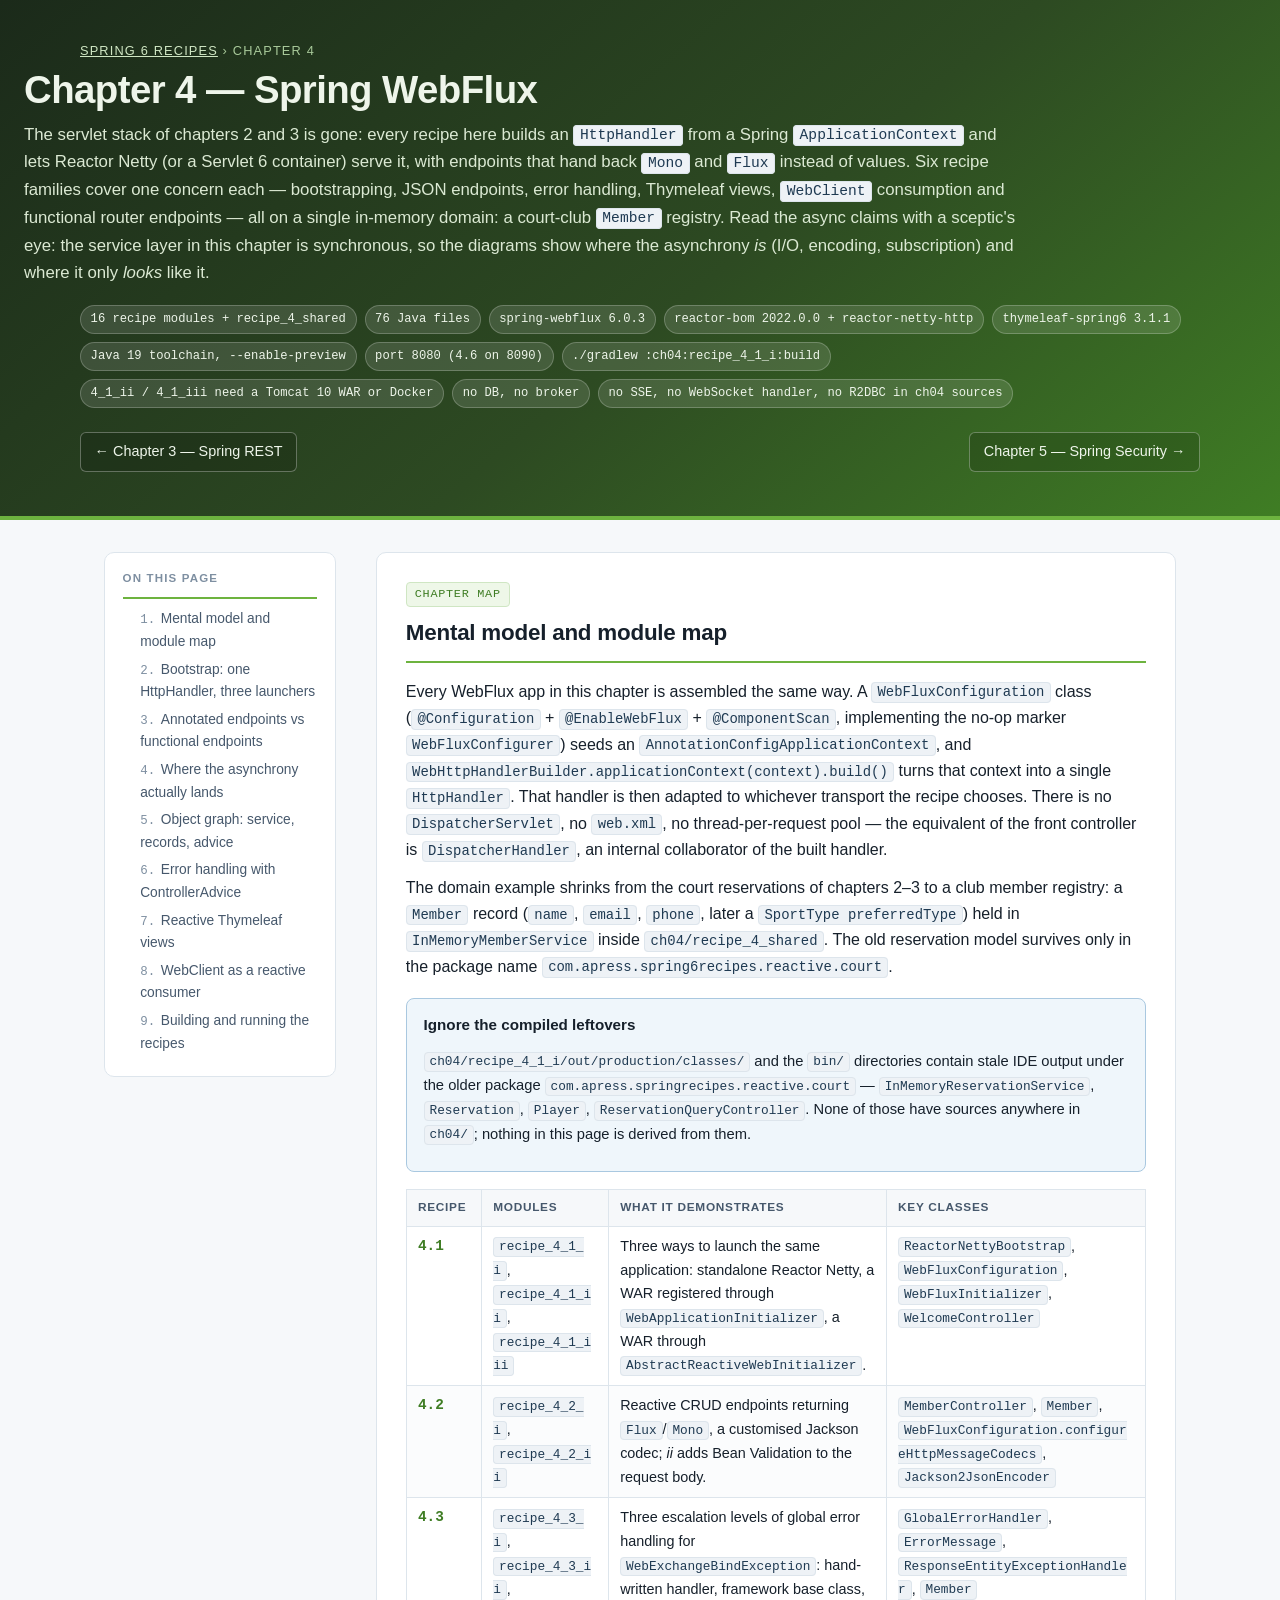
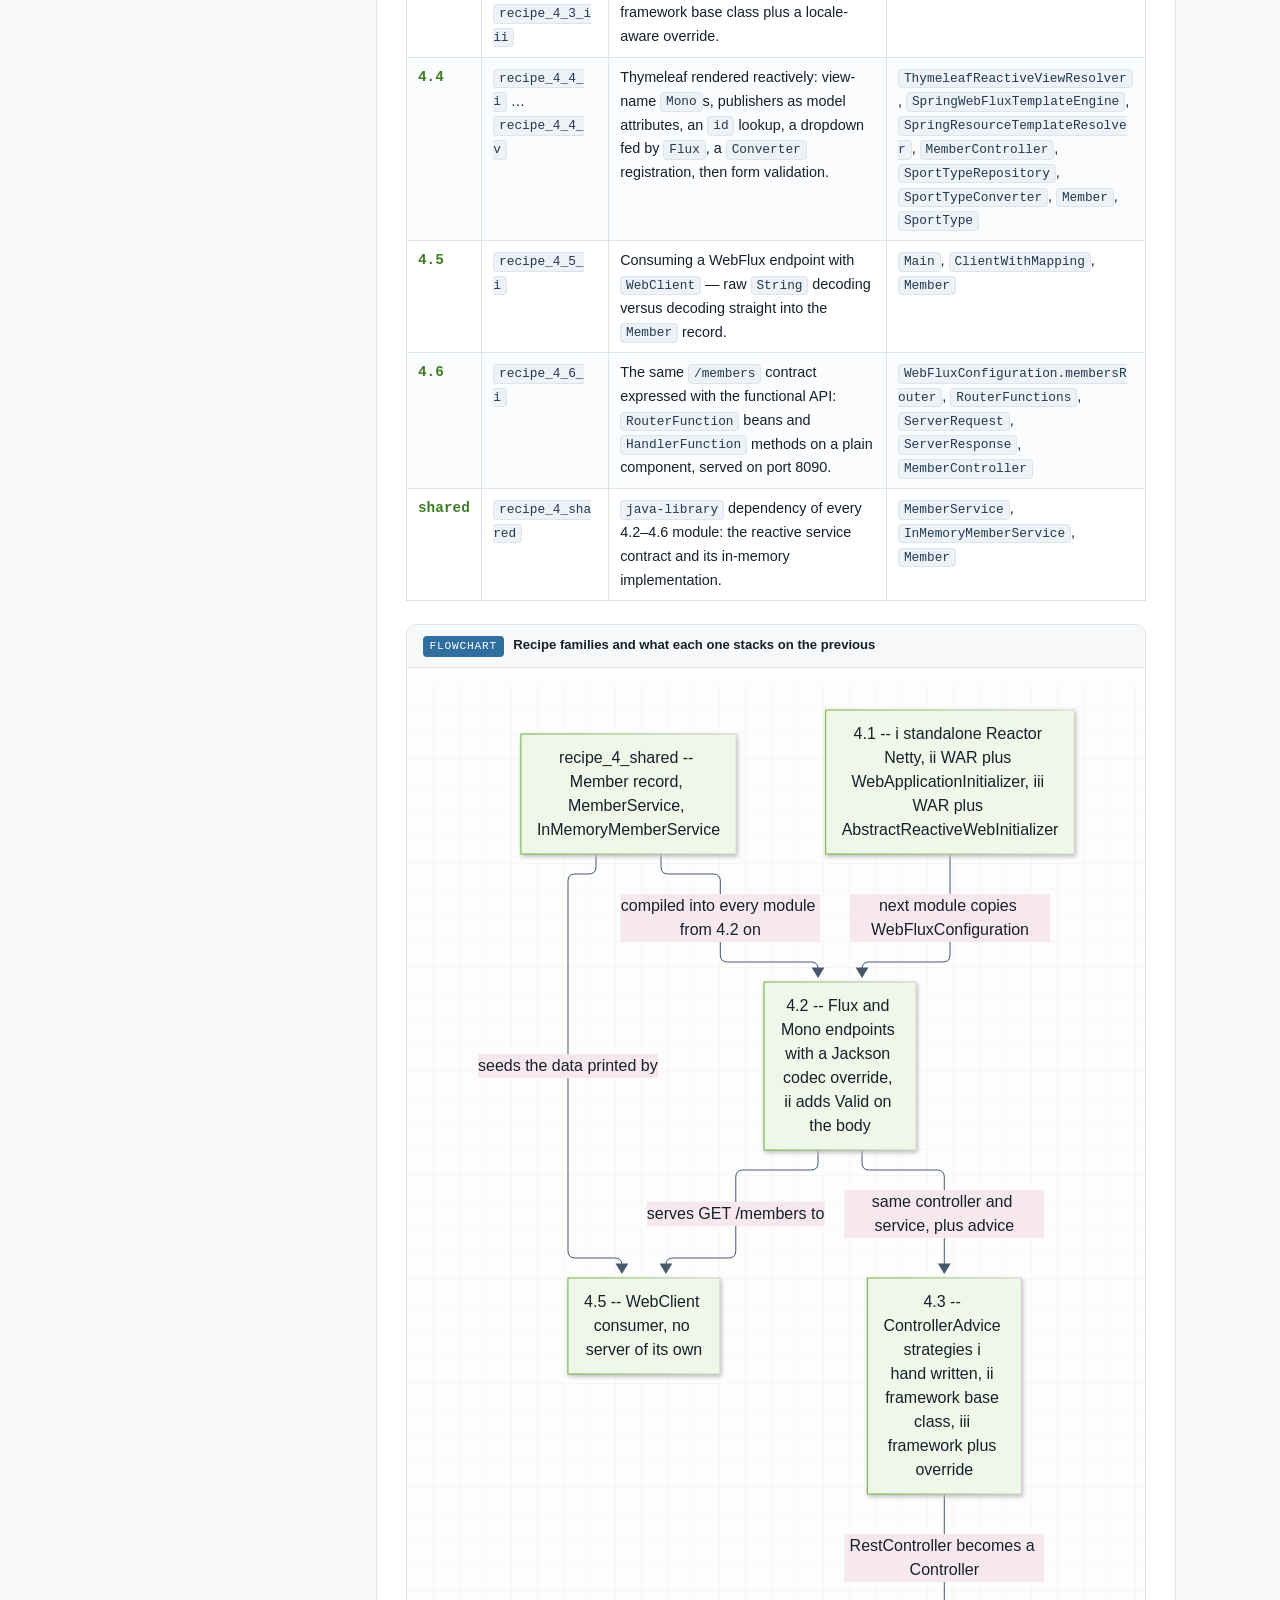
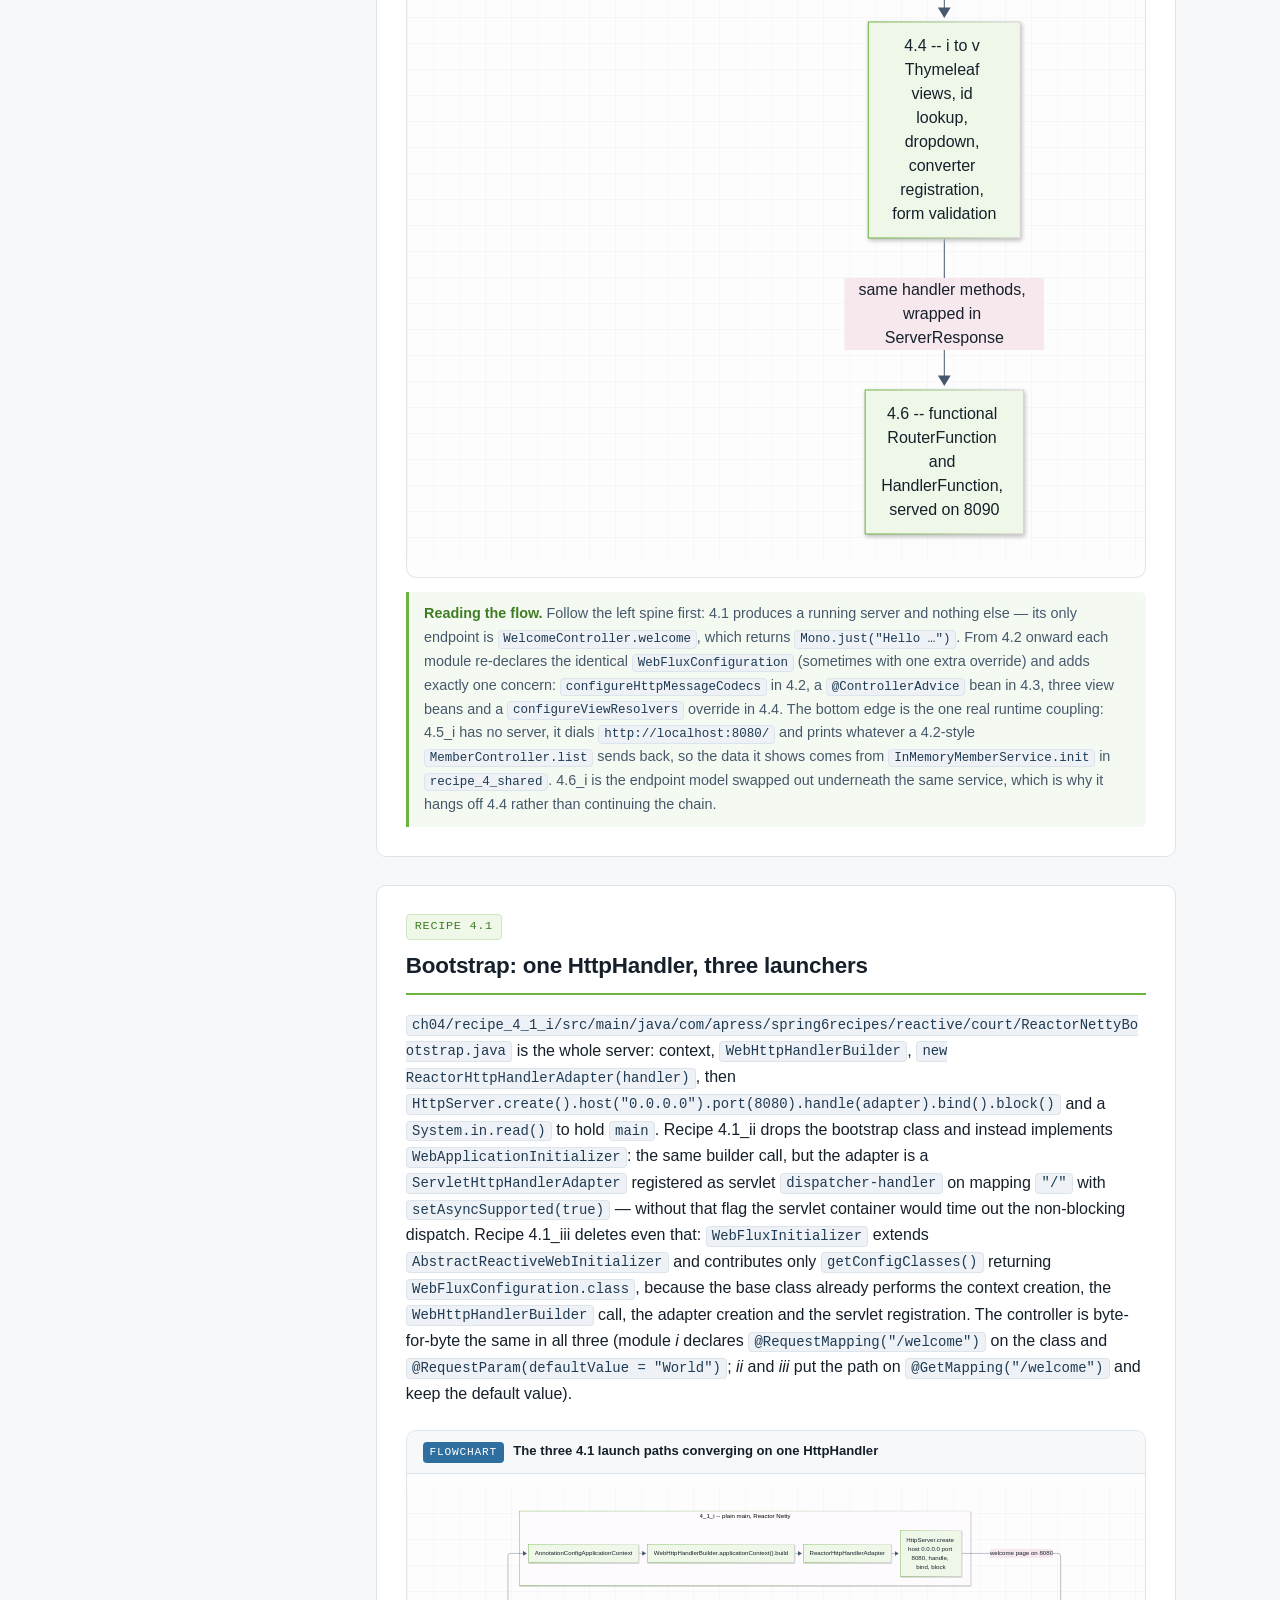
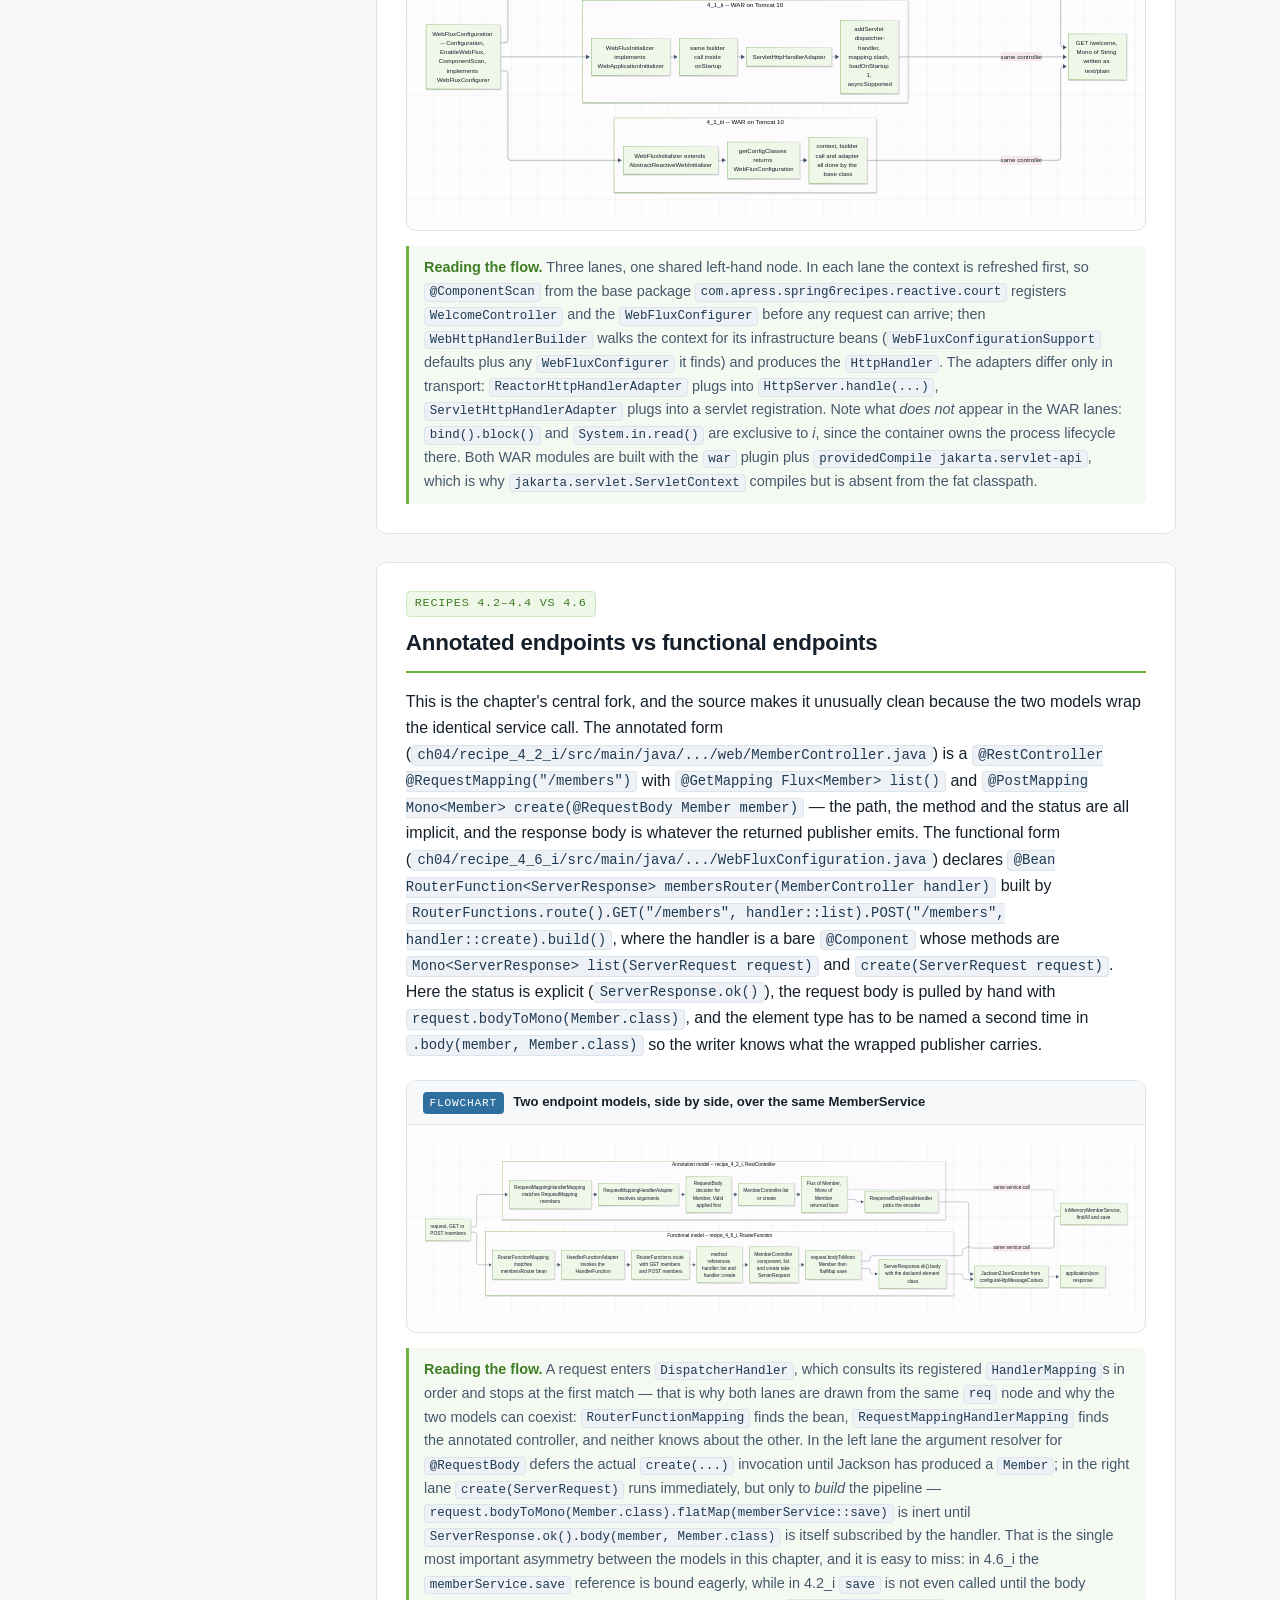
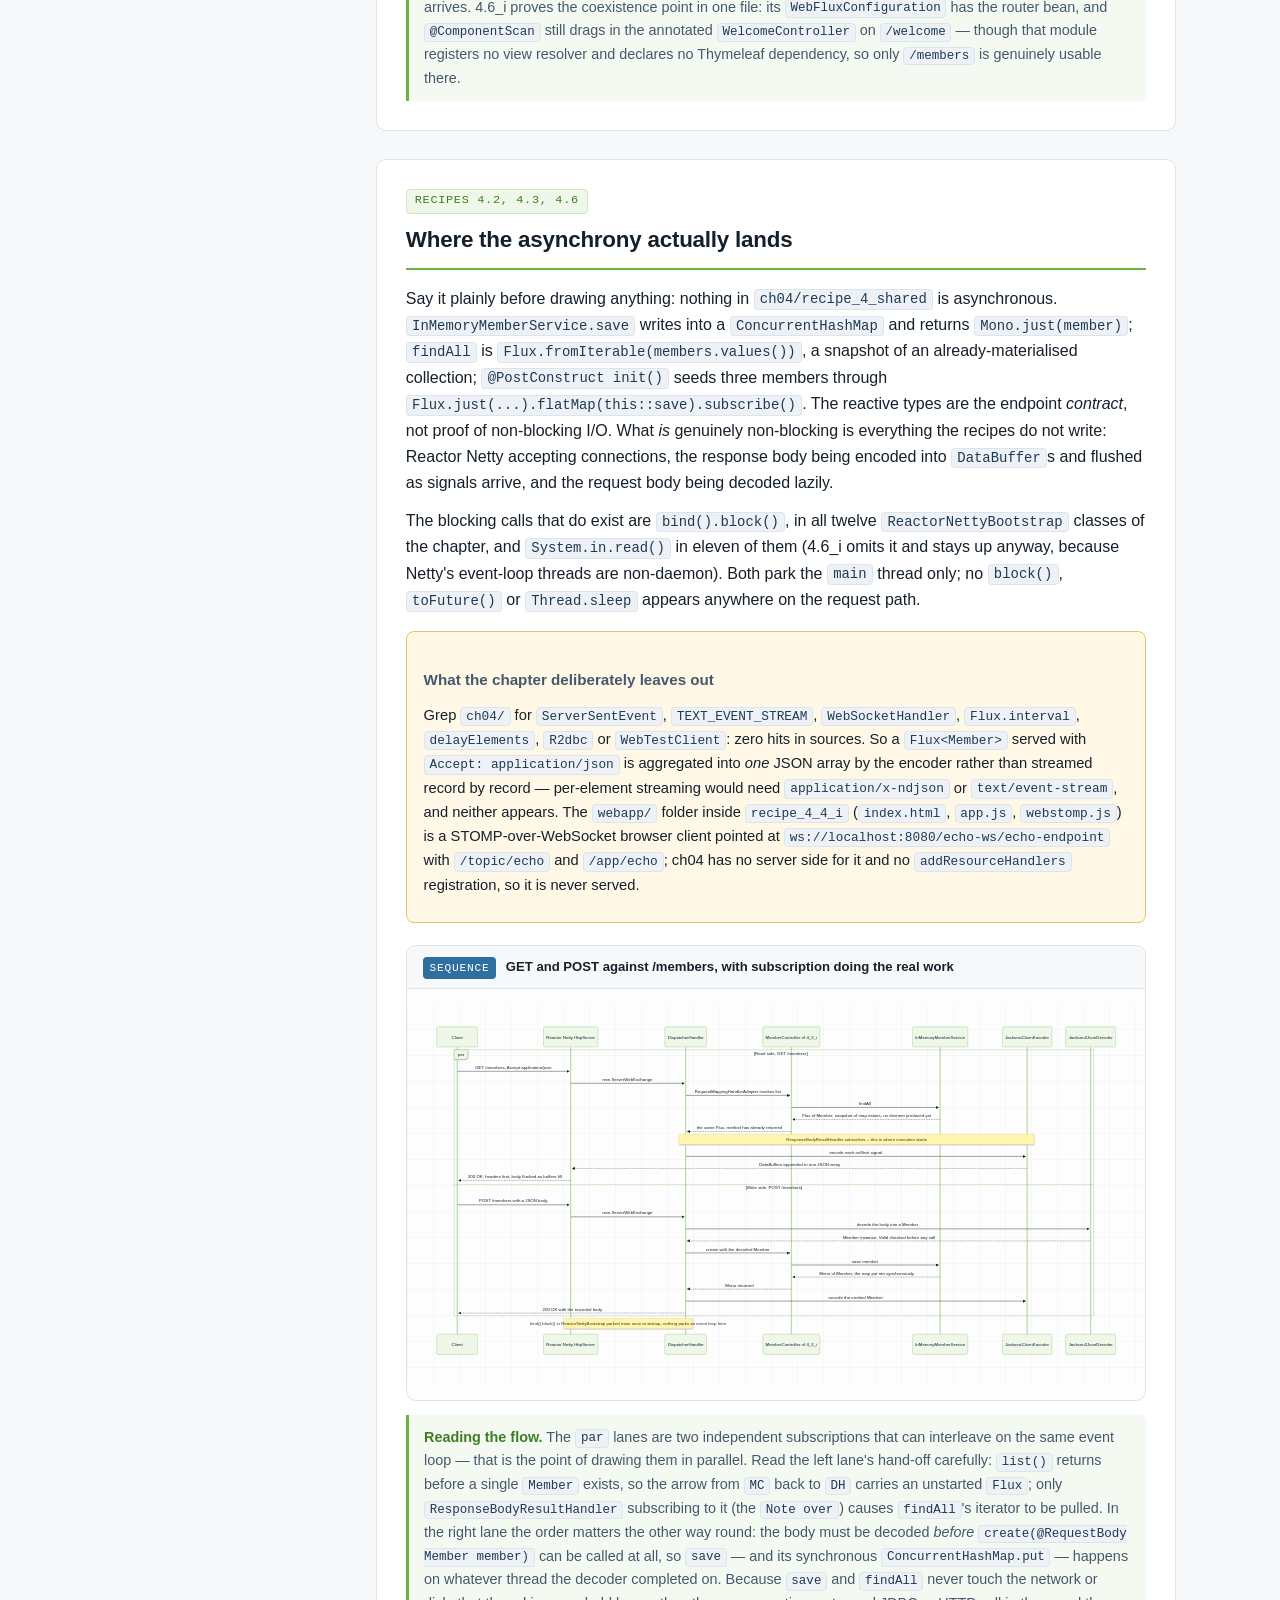
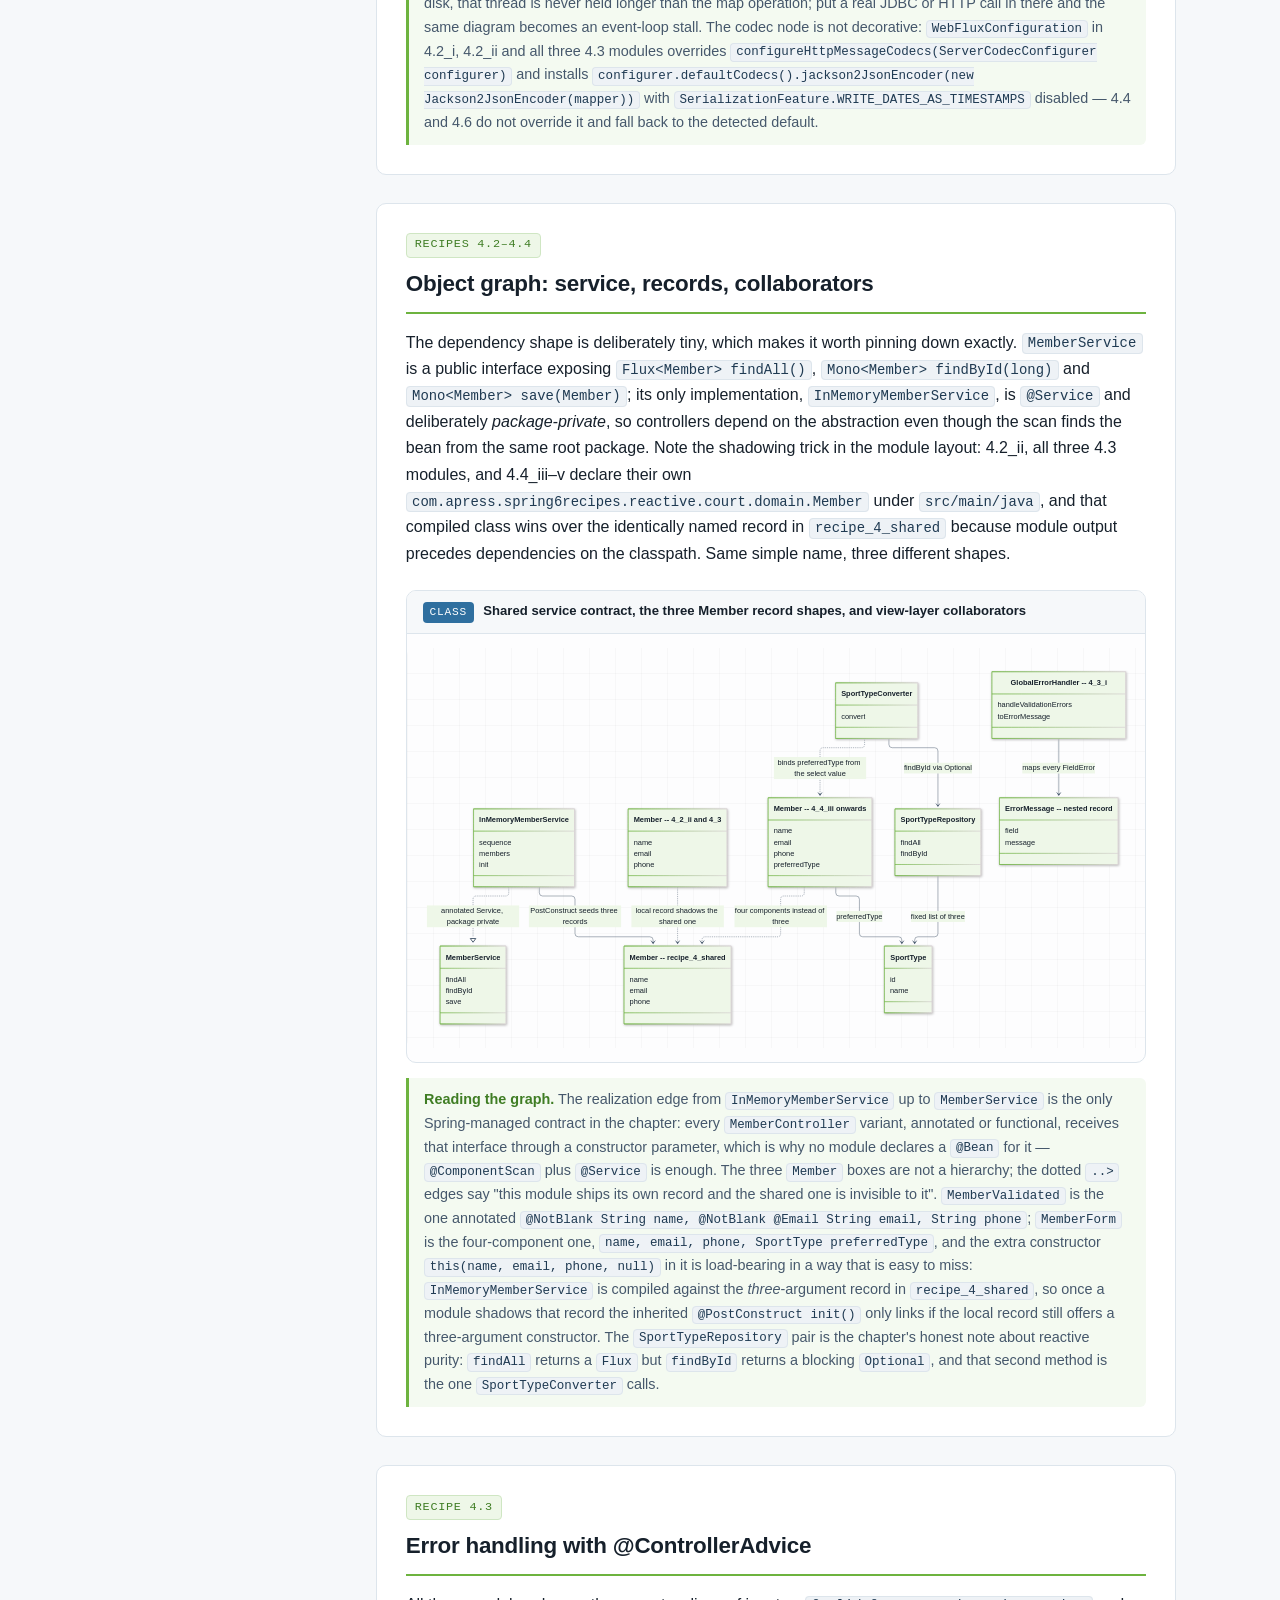
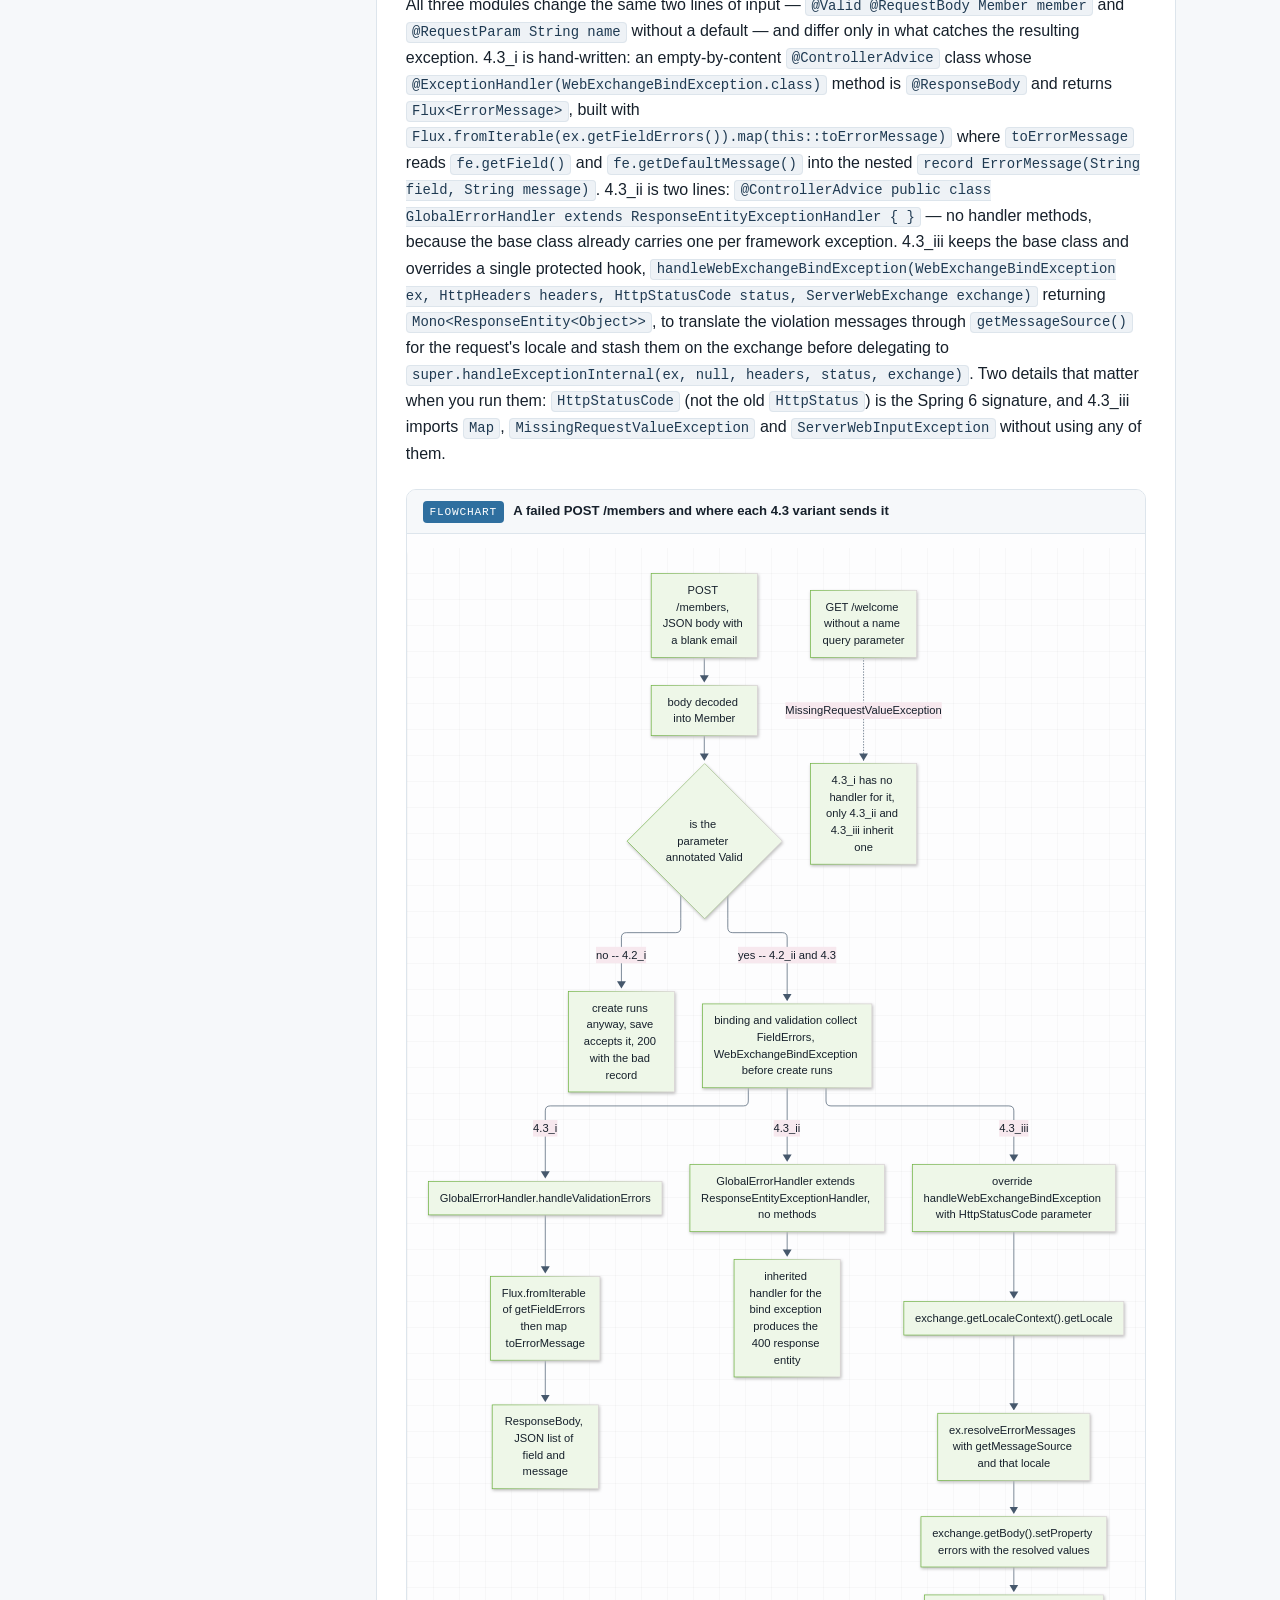
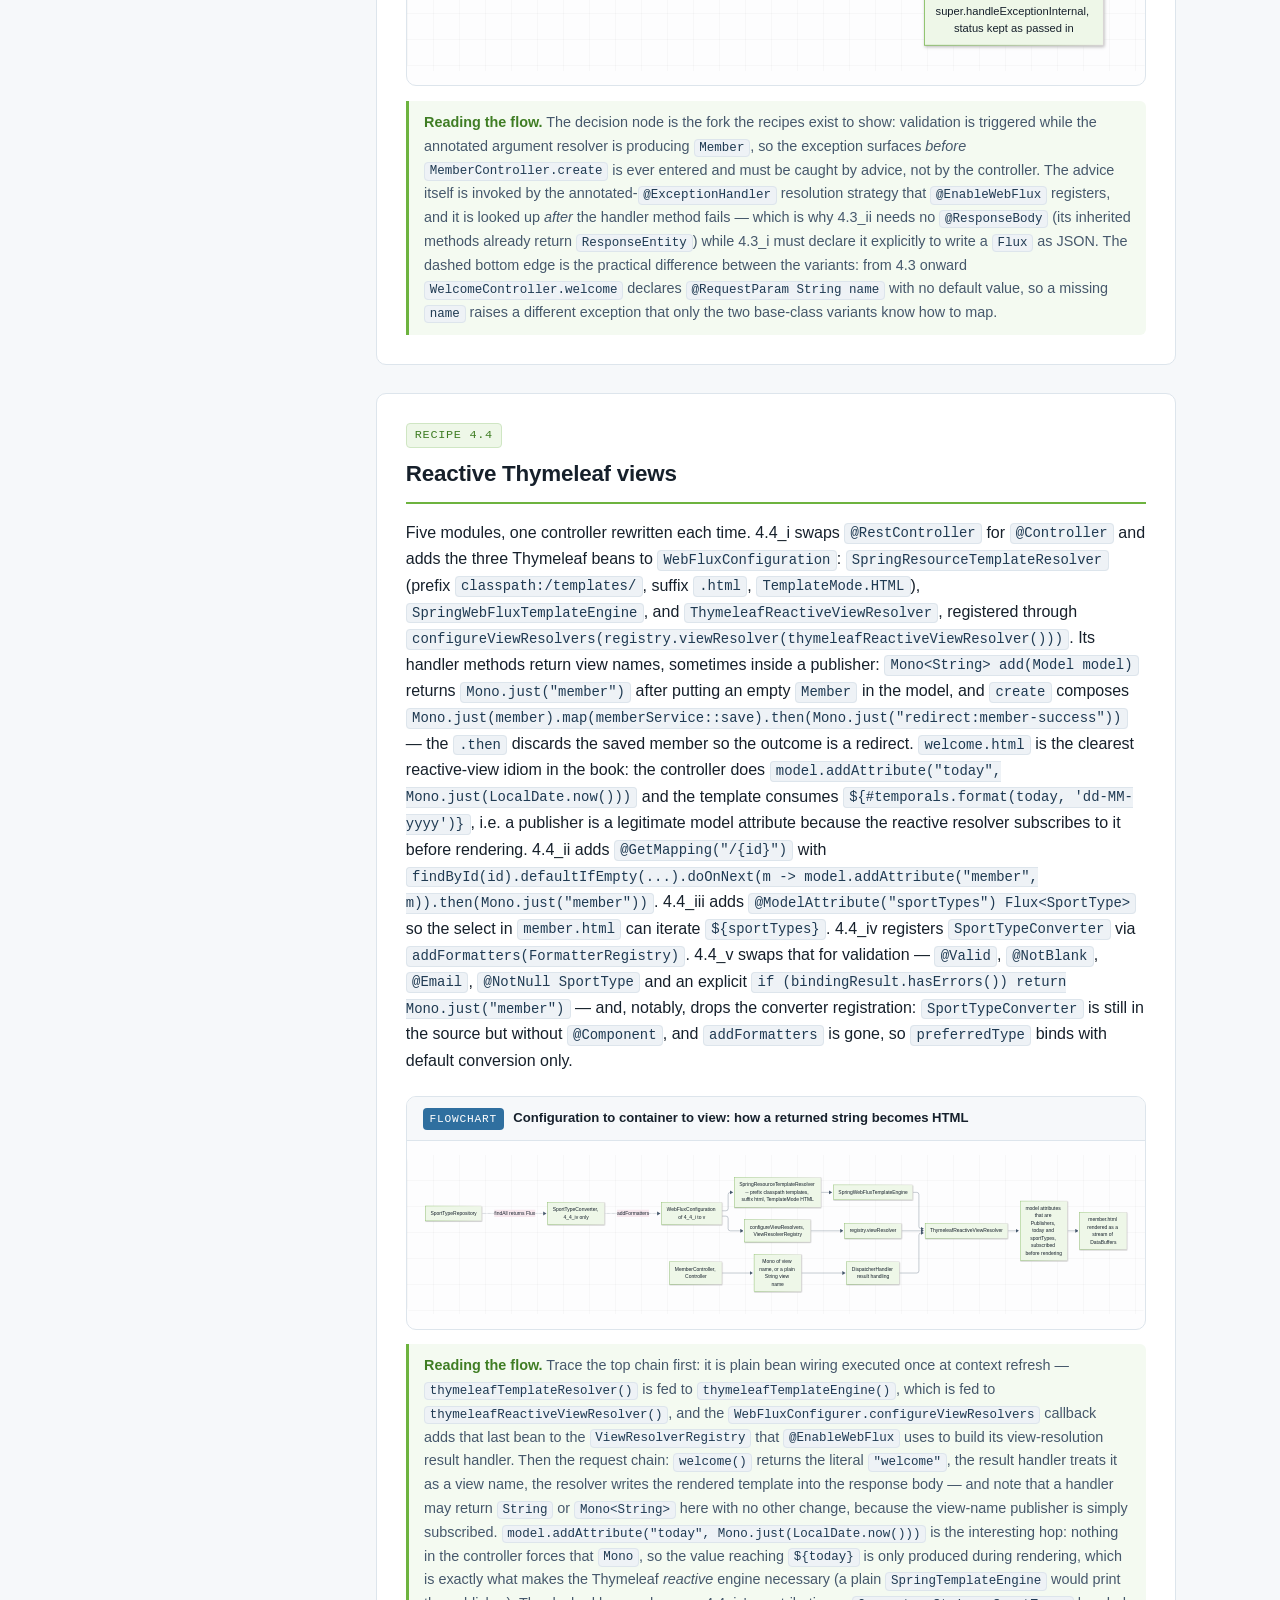
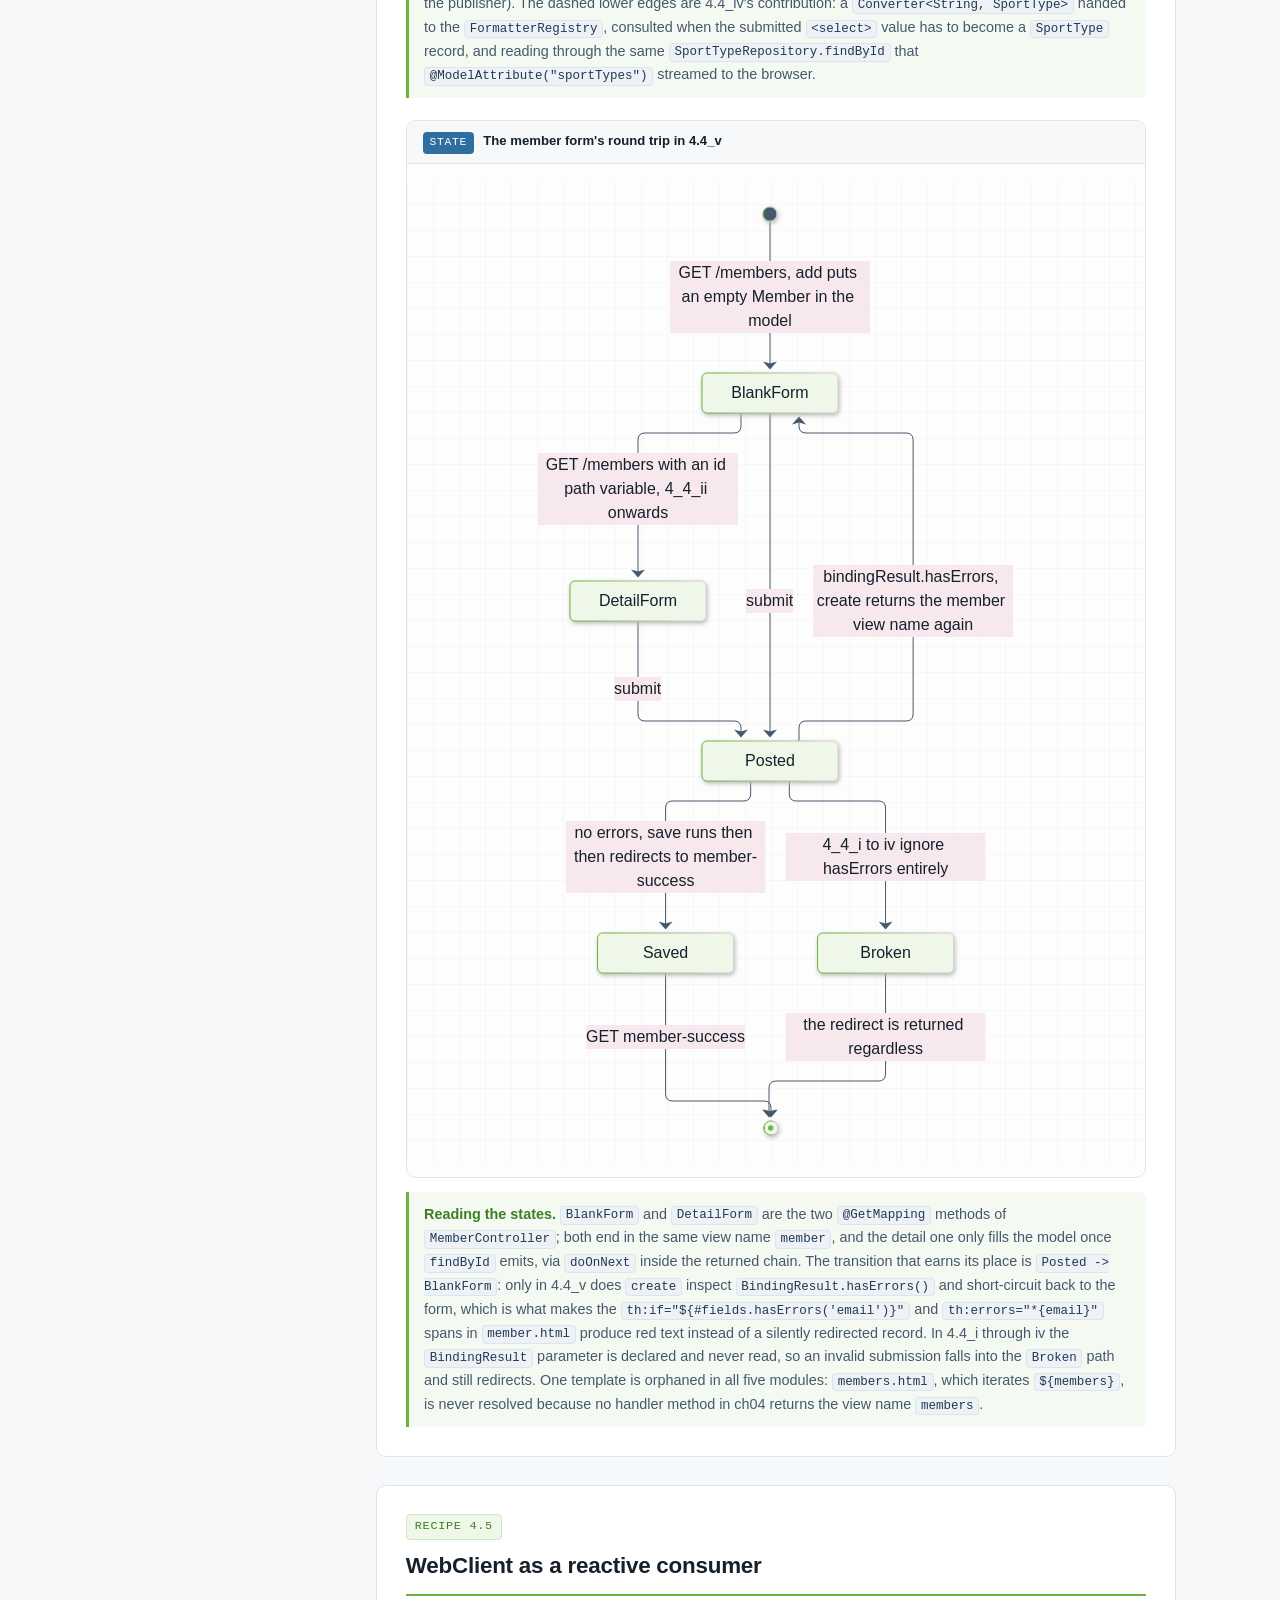
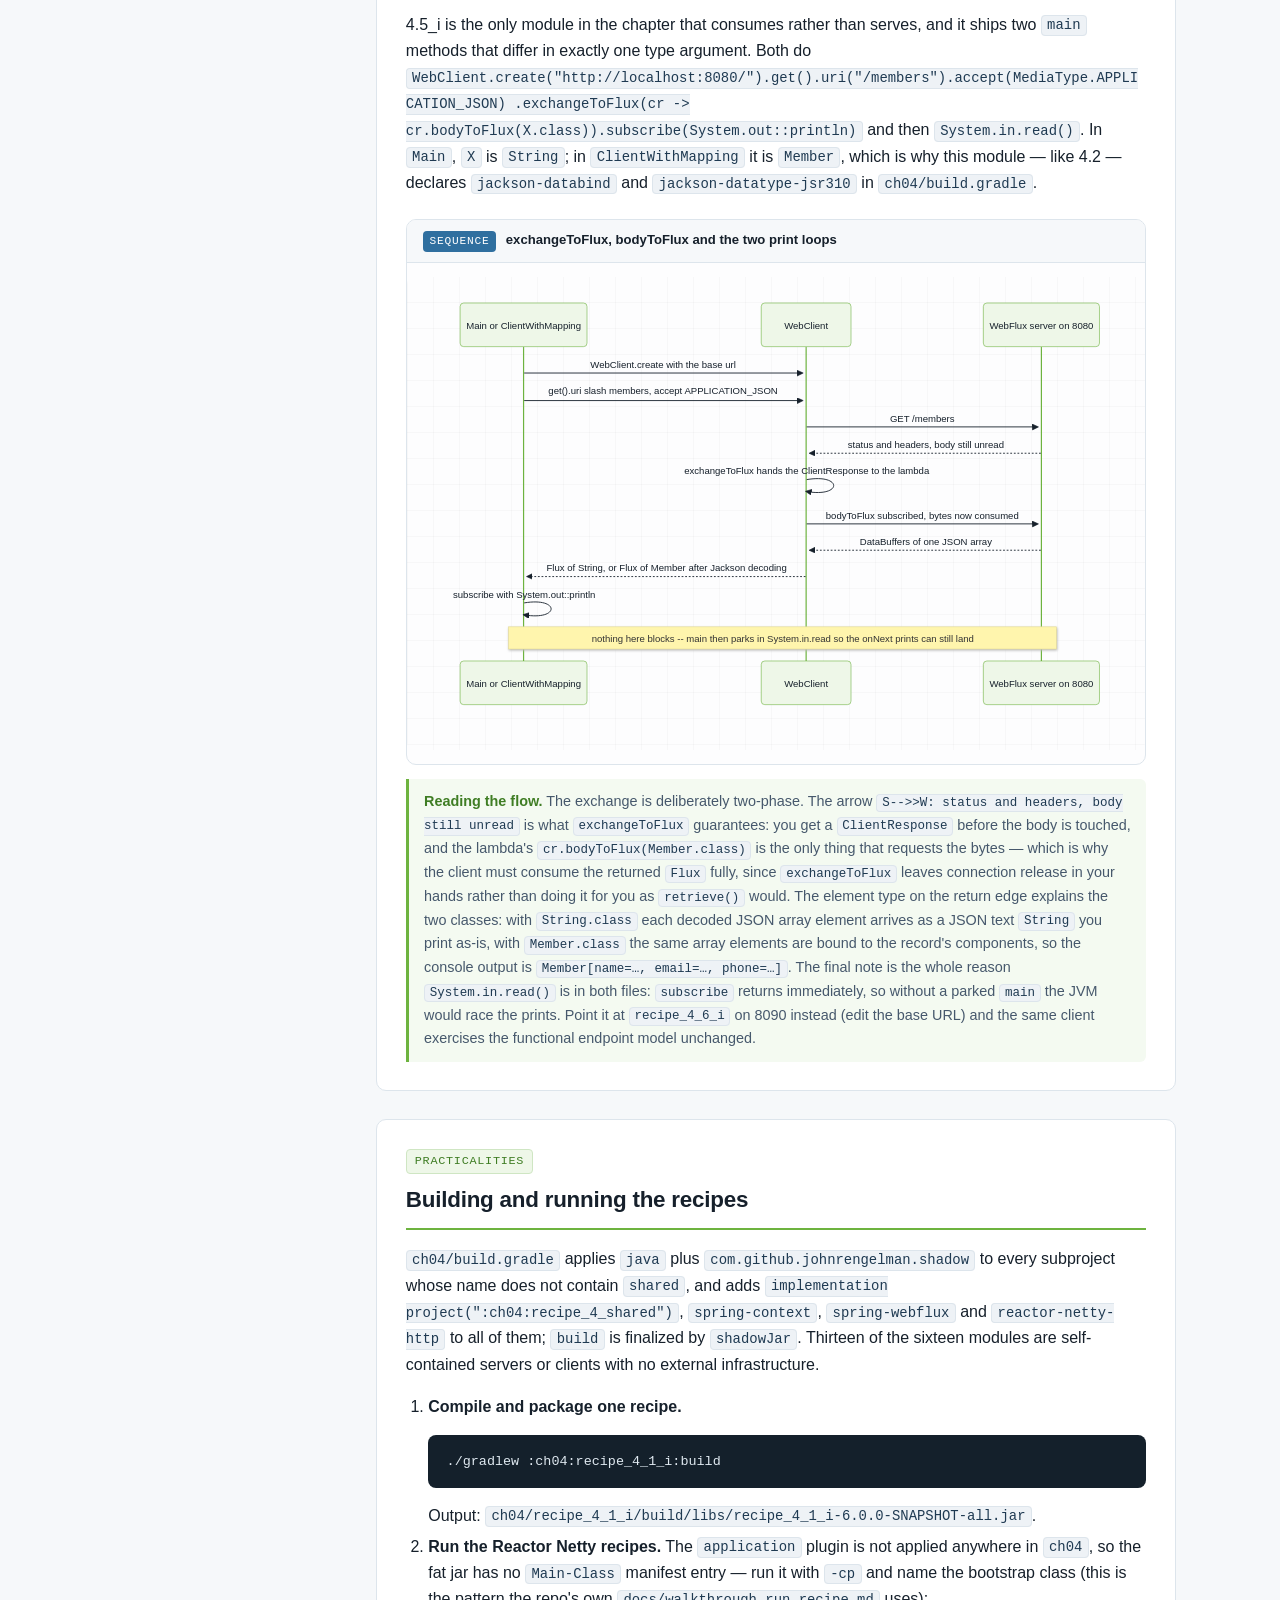
<file: docs/ch04/index.html>
<!DOCTYPE html>
<html lang="en">
<head>
<meta charset="utf-8">
<meta name="viewport" content="width=device-width, initial-scale=1">
<title>Chapter 4 — Spring WebFlux — Spring 6 Recipes</title>
<link rel="stylesheet" href="../assets/style.css">
<script src="../assets/mermaid.min.js"></script>
<script>
  mermaid.initialize({
    startOnLoad: true, securityLevel: 'loose', theme: 'base',
    themeVariables: {
      primaryColor: '#eef7e8', primaryBorderColor: '#6db33f', primaryTextColor: '#16202b',
      lineColor: '#46586c', fontFamily: 'Segoe UI, Helvetica, Arial, sans-serif'
    },
    flowchart: { curve: 'basis', htmlLabels: true, useMaxWidth: true },
    sequence: { useMaxWidth: true, showNotes: true }
  });
</script>
</head>
<body>
<header class="masthead">
  <div class="breadcrumb"><a href="../index.html">Spring 6 Recipes</a> &rsaquo; Chapter 4</div>
  <h1>Chapter 4 — Spring WebFlux</h1>
  <p class="lede">The servlet stack of chapters 2 and 3 is gone: every recipe here builds an <code>HttpHandler</code>
  from a Spring <code>ApplicationContext</code> and lets Reactor Netty (or a Servlet 6 container) serve it, with
  endpoints that hand back <code>Mono</code> and <code>Flux</code> instead of values. Six recipe families cover one
  concern each — bootstrapping, JSON endpoints, error handling, Thymeleaf views, <code>WebClient</code> consumption
  and functional router endpoints — all on a single in-memory domain: a court-club <code>Member</code> registry.
  Read the async claims with a sceptic's eye: the service layer in this chapter is synchronous, so the diagrams show
  where the asynchrony <em>is</em> (I/O, encoding, subscription) and where it only <em>looks</em> like it.</p>
  <div class="chip-row">
    <span class="chip">16 recipe modules + recipe_4_shared</span>
    <span class="chip">76 Java files</span>
    <span class="chip">spring-webflux 6.0.3</span>
    <span class="chip">reactor-bom 2022.0.0 + reactor-netty-http</span>
    <span class="chip">thymeleaf-spring6 3.1.1</span>
    <span class="chip">Java 19 toolchain, --enable-preview</span>
    <span class="chip">port 8080 (4.6 on 8090)</span>
    <span class="chip">./gradlew :ch04:recipe_4_1_i:build</span>
    <span class="chip">4_1_ii / 4_1_iii need a Tomcat 10 WAR or Docker</span>
    <span class="chip">no DB, no broker</span>
    <span class="chip">no SSE, no WebSocket handler, no R2DBC in ch04 sources</span>
  </div>
  <nav class="pager">
    <a href="../ch03/index.html">&larr; Chapter 3 — Spring REST</a>
    <a href="../ch05/index.html">Chapter 5 — Spring Security &rarr;</a>
  </nav>
</header>
<div class="shell">
  <aside class="toc"><h2>On this page</h2><ol>
    <li><a href="#overview">Mental model and module map</a></li>
    <li><a href="#bootstrap">Bootstrap: one HttpHandler, three launchers</a></li>
    <li><a href="#endpoints">Annotated endpoints vs functional endpoints</a></li>
    <li><a href="#streams">Where the asynchrony actually lands</a></li>
    <li><a href="#model">Object graph: service, records, advice</a></li>
    <li><a href="#errors">Error handling with ControllerAdvice</a></li>
    <li><a href="#views">Reactive Thymeleaf views</a></li>
    <li><a href="#client">WebClient as a reactive consumer</a></li>
    <li><a href="#running">Building and running the recipes</a></li>
  </ol></aside>
  <article>

    <section id="overview">
      <span class="kicker">Chapter map</span>
      <h2>Mental model and module map</h2>
      <p>Every WebFlux app in this chapter is assembled the same way. A <code>WebFluxConfiguration</code> class
      (<code>@Configuration</code> + <code>@EnableWebFlux</code> + <code>@ComponentScan</code>, implementing the
      no-op marker <code>WebFluxConfigurer</code>) seeds an <code>AnnotationConfigApplicationContext</code>, and
      <code>WebHttpHandlerBuilder.applicationContext(context).build()</code> turns that context into a single
      <code>HttpHandler</code>. That handler is then adapted to whichever transport the recipe chooses. There is no
      <code>DispatcherServlet</code>, no <code>web.xml</code>, no thread-per-request pool — the equivalent of the
      front controller is <code>DispatcherHandler</code>, an internal collaborator of the built handler.</p>
      <p>The domain example shrinks from the court reservations of chapters 2–3 to a club member registry: a
      <code>Member</code> record (<code>name</code>, <code>email</code>, <code>phone</code>, later a
      <code>SportType preferredType</code>) held in <code>InMemoryMemberService</code> inside
      <code>ch04/recipe_4_shared</code>. The old reservation model survives only in the package name
      <code>com.apress.spring6recipes.reactive.court</code>.</p>
      <div class="callout info"><h4>Ignore the compiled leftovers</h4>
        <p><code>ch04/recipe_4_1_i/out/production/classes/</code> and the <code>bin/</code> directories contain stale
        IDE output under the older package <code>com.apress.springrecipes.reactive.court</code> —
        <code>InMemoryReservationService</code>, <code>Reservation</code>, <code>Player</code>,
        <code>ReservationQueryController</code>. None of those have sources anywhere in <code>ch04/</code>; nothing in
        this page is derived from them.</p></div>

      <table>
        <thead><tr><th>Recipe</th><th>Modules</th><th>What it demonstrates</th><th>Key classes</th></tr></thead>
        <tbody>
          <tr><td class="num">4.1</td><td><code>recipe_4_1_i</code>, <code>recipe_4_1_ii</code>, <code>recipe_4_1_iii</code></td>
            <td>Three ways to launch the same application: standalone Reactor Netty, a WAR registered through
              <code>WebApplicationInitializer</code>, a WAR through <code>AbstractReactiveWebInitializer</code>.</td>
            <td><code>ReactorNettyBootstrap</code>, <code>WebFluxConfiguration</code>, <code>WebFluxInitializer</code>, <code>WelcomeController</code></td></tr>
          <tr><td class="num">4.2</td><td><code>recipe_4_2_i</code>, <code>recipe_4_2_ii</code></td>
            <td>Reactive CRUD endpoints returning <code>Flux</code>/<code>Mono</code>, a customised Jackson codec;
              <em>ii</em> adds Bean Validation to the request body.</td>
            <td><code>MemberController</code>, <code>Member</code>, <code>WebFluxConfiguration.configureHttpMessageCodecs</code>, <code>Jackson2JsonEncoder</code></td></tr>
          <tr><td class="num">4.3</td><td><code>recipe_4_3_i</code>, <code>recipe_4_3_ii</code>, <code>recipe_4_3_iii</code></td>
            <td>Three escalation levels of global error handling for <code>WebExchangeBindException</code>: hand-written
              handler, framework base class, framework base class plus a locale-aware override.</td>
            <td><code>GlobalErrorHandler</code>, <code>ErrorMessage</code>, <code>ResponseEntityExceptionHandler</code>, <code>Member</code></td></tr>
          <tr><td class="num">4.4</td><td><code>recipe_4_4_i</code> … <code>recipe_4_4_v</code></td>
            <td>Thymeleaf rendered reactively: view-name <code>Mono</code>s, publishers as model attributes, an
              <code>id</code> lookup, a dropdown fed by <code>Flux</code>, a <code>Converter</code> registration, then
              form validation.</td>
            <td><code>ThymeleafReactiveViewResolver</code>, <code>SpringWebFluxTemplateEngine</code>, <code>SpringResourceTemplateResolver</code>, <code>MemberController</code>, <code>SportTypeRepository</code>, <code>SportTypeConverter</code>, <code>Member</code>, <code>SportType</code></td></tr>
          <tr><td class="num">4.5</td><td><code>recipe_4_5_i</code></td>
            <td>Consuming a WebFlux endpoint with <code>WebClient</code> — raw <code>String</code> decoding versus
              decoding straight into the <code>Member</code> record.</td>
            <td><code>Main</code>, <code>ClientWithMapping</code>, <code>Member</code></td></tr>
          <tr><td class="num">4.6</td><td><code>recipe_4_6_i</code></td>
            <td>The same <code>/members</code> contract expressed with the functional API: <code>RouterFunction</code>
              beans and <code>HandlerFunction</code> methods on a plain component, served on port 8090.</td>
            <td><code>WebFluxConfiguration.membersRouter</code>, <code>RouterFunctions</code>, <code>ServerRequest</code>, <code>ServerResponse</code>, <code>MemberController</code></td></tr>
          <tr><td class="num">shared</td><td><code>recipe_4_shared</code></td>
            <td><code>java-library</code> dependency of every 4.2–4.6 module: the reactive service contract and its
              in-memory implementation.</td>
            <td><code>MemberService</code>, <code>InMemoryMemberService</code>, <code>Member</code></td></tr>
        </tbody>
      </table>

      <figure class="diagram">
        <figcaption><span class="tag">Flowchart</span>
          <span class="dtitle">Recipe families and what each one stacks on the previous</span></figcaption>
        <pre class="mermaid">
flowchart TD
  sh["recipe_4_shared -- Member record, MemberService, InMemoryMemberService"]
  b1["4.1 -- i standalone Reactor Netty, ii WAR plus WebApplicationInitializer, iii WAR plus AbstractReactiveWebInitializer"]
  b2["4.2 -- Flux and Mono endpoints with a Jackson codec override, ii adds Valid on the body"]
  b3["4.3 -- ControllerAdvice strategies i hand written, ii framework base class, iii framework plus override"]
  b4["4.4 -- i to v Thymeleaf views, id lookup, dropdown, converter registration, form validation"]
  b6["4.6 -- functional RouterFunction and HandlerFunction, served on 8090"]
  b5["4.5 -- WebClient consumer, no server of its own"]
  b1 -- next module copies WebFluxConfiguration --> b2
  sh -- compiled into every module from 4.2 on --> b2
  b2 -- same controller and service, plus advice --> b3
  b3 -- RestController becomes a Controller --> b4
  b4 -- same handler methods, wrapped in ServerResponse --> b6
  b2 -- serves GET /members to --> b5
  sh -- seeds the data printed by --> b5
        </pre>
      </figure>
      <p class="reading"><strong>Reading the flow.</strong> Follow the left spine first: 4.1 produces a running server
      and nothing else — its only endpoint is <code>WelcomeController.welcome</code>, which returns
      <code>Mono.just("Hello …")</code>. From 4.2 onward each module re-declares the identical
      <code>WebFluxConfiguration</code> (sometimes with one extra override) and adds exactly one concern:
      <code>configureHttpMessageCodecs</code> in 4.2, a <code>@ControllerAdvice</code> bean in 4.3, three view beans and
      a <code>configureViewResolvers</code> override in 4.4. The bottom edge is the one real runtime coupling: 4.5_i
      has no server, it dials <code>http://localhost:8080/</code> and prints whatever a 4.2-style
      <code>MemberController.list</code> sends back, so the data it shows comes from
      <code>InMemoryMemberService.init</code> in <code>recipe_4_shared</code>. 4.6_i is the endpoint model swapped out
      underneath the same service, which is why it hangs off 4.4 rather than continuing the chain.</p>
    </section>

    <section id="bootstrap">
      <span class="kicker">Recipe 4.1</span>
      <h2>Bootstrap: one HttpHandler, three launchers</h2>
      <p><code>ch04/recipe_4_1_i/src/main/java/com/apress/spring6recipes/reactive/court/ReactorNettyBootstrap.java</code>
      is the whole server: context, <code>WebHttpHandlerBuilder</code>,
      <code>new ReactorHttpHandlerAdapter(handler)</code>, then
      <code>HttpServer.create().host("0.0.0.0").port(8080).handle(adapter).bind().block()</code> and a
      <code>System.in.read()</code> to hold <code>main</code>. Recipe 4.1_ii drops the bootstrap class and instead
      implements <code>WebApplicationInitializer</code>: the same builder call, but the adapter is a
      <code>ServletHttpHandlerAdapter</code> registered as servlet <code>dispatcher-handler</code> on mapping
      <code>"/"</code> with <code>setAsyncSupported(true)</code> — without that flag the servlet container would
      time out the non-blocking dispatch. Recipe 4.1_iii deletes even that: <code>WebFluxInitializer</code> extends
      <code>AbstractReactiveWebInitializer</code> and contributes only
      <code>getConfigClasses()</code> returning <code>WebFluxConfiguration.class</code>, because the base class already
      performs the context creation, the <code>WebHttpHandlerBuilder</code> call, the adapter creation and the servlet
      registration. The controller is byte-for-byte the same in all three (module <em>i</em> declares
      <code>@RequestMapping("/welcome")</code> on the class and <code>@RequestParam(defaultValue = "World")</code>;
      <em>ii</em> and <em>iii</em> put the path on <code>@GetMapping("/welcome")</code> and keep the default value).</p>

      <figure class="diagram">
        <figcaption><span class="tag">Flowchart</span>
          <span class="dtitle">The three 4.1 launch paths converging on one HttpHandler</span></figcaption>
        <pre class="mermaid">
flowchart LR
  cfg["WebFluxConfiguration -- Configuration, EnableWebFlux, ComponentScan, implements WebFluxConfigurer"]
  subgraph P1["4_1_i -- plain main, Reactor Netty"]
    c1["AnnotationConfigApplicationContext"] --> h1["WebHttpHandlerBuilder.applicationContext().build"]
    h1 --> ad1["ReactorHttpHandlerAdapter"]
    ad1 --> srv1["HttpServer.create host 0.0.0.0 port 8080, handle, bind, block"]
  end
  subgraph P2["4_1_ii -- WAR on Tomcat 10"]
    w2["WebFluxInitializer implements WebApplicationInitializer"] --> h2["same builder call inside onStartup"]
    h2 --> ad2["ServletHttpHandlerAdapter"]
    ad2 --> reg2["addServlet dispatcher-handler, mapping slash, loadOnStartup 1, asyncSupported"]
  end
  subgraph P3["4_1_iii -- WAR on Tomcat 10"]
    w3["WebFluxInitializer extends AbstractReactiveWebInitializer"] --> gc3["getConfigClasses returns WebFluxConfiguration"]
    gc3 --> ad3["context, builder call and adapter all done by the base class"]
  end
  cfg --> c1
  cfg --> w2
  cfg --> w3
  srv1 -- welcome page on 8080 --> resp["GET /welcome, Mono of String written as text/plain"]
  reg2 -- same controller --> resp
  ad3 -- same controller --> resp
        </pre>
      </figure>
      <p class="reading"><strong>Reading the flow.</strong> Three lanes, one shared left-hand node. In each lane the
      context is refreshed first, so <code>@ComponentScan</code> from the base package
      <code>com.apress.spring6recipes.reactive.court</code> registers <code>WelcomeController</code> and the
      <code>WebFluxConfigurer</code> before any request can arrive; then <code>WebHttpHandlerBuilder</code> walks the
      context for its infrastructure beans (<code>WebFluxConfigurationSupport</code> defaults plus any
      <code>WebFluxConfigurer</code> it finds) and produces the <code>HttpHandler</code>. The adapters differ only in
      transport: <code>ReactorHttpHandlerAdapter</code> plugs into <code>HttpServer.handle(...)</code>,
      <code>ServletHttpHandlerAdapter</code> plugs into a servlet registration. Note what <em>does not</em> appear in
      the WAR lanes: <code>bind().block()</code> and <code>System.in.read()</code> are exclusive to <em>i</em>, since
      the container owns the process lifecycle there. Both WAR modules are built with the <code>war</code> plugin plus
      <code>providedCompile jakarta.servlet-api</code>, which is why <code>jakarta.servlet.ServletContext</code>
      compiles but is absent from the fat classpath.</p>
    </section>

    <section id="endpoints">
      <span class="kicker">Recipes 4.2–4.4 vs 4.6</span>
      <h2>Annotated endpoints vs functional endpoints</h2>
      <p>This is the chapter's central fork, and the source makes it unusually clean because the two models wrap the
      identical service call. The annotated form
      (<code>ch04/recipe_4_2_i/src/main/java/.../web/MemberController.java</code>) is a
      <code>@RestController @RequestMapping("/members")</code> with <code>@GetMapping Flux&lt;Member&gt; list()</code>
      and <code>@PostMapping Mono&lt;Member&gt; create(@RequestBody Member member)</code> — the path, the method and
      the status are all implicit, and the response body is whatever the returned publisher emits. The functional form
      (<code>ch04/recipe_4_6_i/src/main/java/.../WebFluxConfiguration.java</code>) declares
      <code>@Bean RouterFunction&lt;ServerResponse&gt; membersRouter(MemberController handler)</code> built by
      <code>RouterFunctions.route().GET("/members", handler::list).POST("/members", handler::create).build()</code>,
      where the handler is a bare <code>@Component</code> whose methods are
      <code>Mono&lt;ServerResponse&gt; list(ServerRequest request)</code> and
      <code>create(ServerRequest request)</code>. Here the status is explicit (<code>ServerResponse.ok()</code>), the
      request body is pulled by hand with <code>request.bodyToMono(Member.class)</code>, and the element type has to be
      named a second time in <code>.body(member, Member.class)</code> so the writer knows what the wrapped publisher
      carries.</p>

      <figure class="diagram">
        <figcaption><span class="tag">Flowchart</span>
          <span class="dtitle">Two endpoint models, side by side, over the same MemberService</span></figcaption>
        <pre class="mermaid">
flowchart LR
  req["request, GET or POST /members"]
  subgraph ANN["Annotation model -- recipe_4_2_i, RestController"]
    rhm["RequestMappingHandlerMapping matches RequestMapping members"] --> rha["RequestMappingHandlerAdapter resolves arguments"]
    rha --> body["RequestBody decoder for Member, Valid applied first"]
    body --> mc["MemberController.list or create"]
    mc --> ret["Flux of Member, Mono of Member returned bare"]
    ret --> rbh["ResponseBodyResultHandler picks the encoder"]
  end
  subgraph FUN["Functional model -- recipe_4_6_i, RouterFunction"]
    rfm["RouterFunctionMapping matches membersRouter bean"] --> hfa["HandlerFunctionAdapter invokes the HandlerFunction"]
    hfa --> rf["RouterFunctions.route with GET members and POST members"]
    rf --> ref["method references handler::list and handler::create"]
    ref --> fh["MemberController component, list and create take ServerRequest"]
    fh --> read["request.bodyToMono Member then flatMap save"]
    read --> sr["ServerResponse.ok().body with the declared element class"]
  end
  req --> rhm
  req --> rfm
  rbh --> enc["Jackson2JsonEncoder from configureHttpMessageCodecs"]
  sr --> enc
  enc --> out["application/json response"]
  svc["InMemoryMemberService, findAll and save"]
  ret -. same service call .- svc
  read -. same service call .- svc
        </pre>
      </figure>
      <p class="reading"><strong>Reading the flow.</strong> A request enters <code>DispatcherHandler</code>, which
      consults its registered <code>HandlerMapping</code>s in order and stops at the first match — that is why both
      lanes are drawn from the same <code>req</code> node and why the two models can coexist: <code>RouterFunctionMapping</code>
      finds the bean, <code>RequestMappingHandlerMapping</code> finds the annotated controller, and neither knows about
      the other. In the left lane the argument resolver for <code>@RequestBody</code> defers the actual
      <code>create(...)</code> invocation until Jackson has produced a <code>Member</code>; in the right lane
      <code>create(ServerRequest)</code> runs immediately, but only to <em>build</em> the pipeline —
      <code>request.bodyToMono(Member.class).flatMap(memberService::save)</code> is inert until
      <code>ServerResponse.ok().body(member, Member.class)</code> is itself subscribed by the handler. That is the
      single most important asymmetry between the models in this chapter, and it is easy to miss: in 4.6_i the
      <code>memberService.save</code> reference is bound eagerly, while in 4.2_i <code>save</code> is not even called
      until the body arrives. 4.6_i proves the coexistence point in one file: its
      <code>WebFluxConfiguration</code> has the router bean, and <code>@ComponentScan</code> still drags in the
      annotated <code>WelcomeController</code> on <code>/welcome</code> — though that module registers no view resolver
      and declares no Thymeleaf dependency, so only <code>/members</code> is genuinely usable there.</p>
    </section>

    <section id="streams">
      <span class="kicker">Recipes 4.2, 4.3, 4.6</span>
      <h2>Where the asynchrony actually lands</h2>
      <p>Say it plainly before drawing anything: nothing in <code>ch04/recipe_4_shared</code> is asynchronous.
      <code>InMemoryMemberService.save</code> writes into a <code>ConcurrentHashMap</code> and returns
      <code>Mono.just(member)</code>; <code>findAll</code> is <code>Flux.fromIterable(members.values())</code>, a
      snapshot of an already-materialised collection; <code>@PostConstruct init()</code> seeds three members through
      <code>Flux.just(...).flatMap(this::save).subscribe()</code>. The reactive types are the endpoint <em>contract</em>,
      not proof of non-blocking I/O. What <em>is</em> genuinely non-blocking is everything the recipes do not write:
      Reactor Netty accepting connections, the response body being encoded into <code>DataBuffer</code>s and flushed as
      signals arrive, and the request body being decoded lazily.</p>
      <p>The blocking calls that do exist are <code>bind().block()</code>, in all twelve
      <code>ReactorNettyBootstrap</code> classes of the chapter, and <code>System.in.read()</code> in eleven of them
      (4.6_i omits it and stays up anyway, because Netty's event-loop threads are non-daemon). Both park the
      <code>main</code> thread only; no <code>block()</code>, <code>toFuture()</code> or <code>Thread.sleep</code>
      appears anywhere on the request path.</p>
      <div class="note"><h4>What the chapter deliberately leaves out</h4>
        <p>Grep <code>ch04/</code> for <code>ServerSentEvent</code>, <code>TEXT_EVENT_STREAM</code>,
        <code>WebSocketHandler</code>, <code>Flux.interval</code>, <code>delayElements</code>, <code>R2dbc</code> or
        <code>WebTestClient</code>: zero hits in sources. So a <code>Flux&lt;Member&gt;</code> served with
        <code>Accept: application/json</code> is aggregated into <em>one</em> JSON array by the encoder rather than
        streamed record by record — per-element streaming would need <code>application/x-ndjson</code> or
        <code>text/event-stream</code>, and neither appears. The <code>webapp/</code> folder inside
        <code>recipe_4_4_i</code> (<code>index.html</code>, <code>app.js</code>, <code>webstomp.js</code>) is a
        STOMP-over-WebSocket browser client pointed at <code>ws://localhost:8080/echo-ws/echo-endpoint</code> with
        <code>/topic/echo</code> and <code>/app/echo</code>; ch04 has no server side for it and no
        <code>addResourceHandlers</code> registration, so it is never served.</p></div>

      <figure class="diagram">
        <figcaption><span class="tag">Sequence</span>
          <span class="dtitle">GET and POST against /members, with subscription doing the real work</span></figcaption>
        <pre class="mermaid">
sequenceDiagram
    participant CL as Client
    participant NE as Reactor Netty HttpServer
    participant DH as DispatcherHandler
    participant MC as MemberController of 4_2_i
    participant SV as InMemoryMemberService
    participant EN as Jackson2JsonEncoder
    participant DC as Jackson2JsonDecoder
    par Read side, GET /members
        CL->>NE: GET /members, Accept application/json
        NE->>DH: new ServerWebExchange
        DH->>MC: RequestMappingHandlerAdapter invokes list
        MC->>SV: findAll
        SV-->>MC: Flux of Member, snapshot of map values, no element produced yet
        MC-->>DH: the same Flux, method has already returned
        Note over DH,EN: ResponseBodyResultHandler subscribes -- this is where execution starts
        DH->>EN: encode each onNext signal
        EN-->>NE: DataBuffers appended to one JSON array
        NE-->>CL: 200 OK, headers first, body flushed as buffers fill
    and Write side, POST /members
        CL->>NE: POST /members with a JSON body
        NE->>DH: new ServerWebExchange
        DH->>DC: decode the body into a Member
        DC-->>DH: Member instance, Valid checked before any call
        DH->>MC: create with the decoded Member
        MC->>SV: save member
        SV-->>MC: Mono of Member, the map put ran synchronously
        MC-->>DH: Mono returned
        DH->>EN: encode the emitted Member
        DH-->>CL: 200 OK with the encoded body
    end
    Note over NE,DH: bind().block() in ReactorNettyBootstrap parked main once at startup, nothing parks an event loop here
        </pre>
      </figure>
      <p class="reading"><strong>Reading the flow.</strong> The <code>par</code> lanes are two independent subscriptions
      that can interleave on the same event loop — that is the point of drawing them in parallel. Read the left lane's
      hand-off carefully: <code>list()</code> returns before a single <code>Member</code> exists, so the arrow from
      <code>MC</code> back to <code>DH</code> carries an unstarted <code>Flux</code>; only
      <code>ResponseBodyResultHandler</code> subscribing to it (the <code>Note over</code>) causes
      <code>findAll</code>'s iterator to be pulled. In the right lane the order matters the other way round: the body
      must be decoded <em>before</em> <code>create(@RequestBody Member member)</code> can be called at all, so
      <code>save</code> — and its synchronous <code>ConcurrentHashMap.put</code> — happens on whatever thread the
      decoder completed on. Because <code>save</code> and <code>findAll</code> never touch the network or disk, that
      thread is never held longer than the map operation; put a real JDBC or HTTP call in there and the same diagram
      becomes an event-loop stall. The codec node is not decorative: <code>WebFluxConfiguration</code> in 4.2_i, 4.2_ii
      and all three 4.3 modules overrides <code>configureHttpMessageCodecs(ServerCodecConfigurer configurer)</code> and
      installs <code>configurer.defaultCodecs().jackson2JsonEncoder(new Jackson2JsonEncoder(mapper))</code> with
      <code>SerializationFeature.WRITE_DATES_AS_TIMESTAMPS</code> disabled — 4.4 and 4.6 do not override it and fall
      back to the detected default.</p>
    </section>

    <section id="model">
      <span class="kicker">Recipes 4.2–4.4</span>
      <h2>Object graph: service, records, collaborators</h2>
      <p>The dependency shape is deliberately tiny, which makes it worth pinning down exactly. <code>MemberService</code>
      is a public interface exposing <code>Flux&lt;Member&gt; findAll()</code>,
      <code>Mono&lt;Member&gt; findById(long)</code> and <code>Mono&lt;Member&gt; save(Member)</code>; its only
      implementation, <code>InMemoryMemberService</code>, is <code>@Service</code> and deliberately
      <em>package-private</em>, so controllers depend on the abstraction even though the scan finds the bean from the
      same root package. Note the shadowing trick in the module layout: 4.2_ii, all three 4.3 modules, and 4.4_iii–v
      declare their own <code>com.apress.spring6recipes.reactive.court.domain.Member</code> under
      <code>src/main/java</code>, and that compiled class wins over the identically named record in
      <code>recipe_4_shared</code> because module output precedes dependencies on the classpath. Same simple name,
      three different shapes.</p>

      <figure class="diagram">
        <figcaption><span class="tag">Class</span>
          <span class="dtitle">Shared service contract, the three Member record shapes, and view-layer collaborators</span></figcaption>
        <pre class="mermaid">
classDiagram
    class MemberService {
        findAll
        findById
        save
    }
    class InMemoryMemberService {
        sequence
        members
        init
    }
    class MemberShared["Member -- recipe_4_shared"] {
        name
        email
        phone
    }
    class MemberValidated["Member -- 4_2_ii and 4_3"] {
        name
        email
        phone
    }
    class MemberForm["Member -- 4_4_iii onwards"] {
        name
        email
        phone
        preferredType
    }
    class SportType {
        id
        name
    }
    class SportTypeRepository {
        findAll
        findById
    }
    class SportTypeConverter {
        convert
    }
    class GlobalErrorHandler["GlobalErrorHandler -- 4_3_i"] {
        handleValidationErrors
        toErrorMessage
    }
    class ErrorMessage["ErrorMessage -- nested record"] {
        field
        message
    }
    InMemoryMemberService ..|> MemberService : annotated Service, package private
    InMemoryMemberService --> MemberShared : PostConstruct seeds three records
    MemberValidated ..> MemberShared : local record shadows the shared one
    MemberForm ..> MemberShared : four components instead of three
    MemberForm --> SportType : preferredType
    SportTypeRepository --> SportType : fixed list of three
    SportTypeConverter --> SportTypeRepository : findById via Optional
    SportTypeConverter ..> MemberForm : binds preferredType from the select value
    GlobalErrorHandler --> ErrorMessage : maps every FieldError
        </pre>
      </figure>
      <p class="reading"><strong>Reading the graph.</strong> The realization edge from
      <code>InMemoryMemberService</code> up to <code>MemberService</code> is the only Spring-managed contract in the
      chapter: every
      <code>MemberController</code> variant, annotated or functional, receives that interface through a constructor
      parameter, which is why no module declares a <code>@Bean</code> for it — <code>@ComponentScan</code> plus
      <code>@Service</code> is enough. The three <code>Member</code> boxes are not a hierarchy; the dotted
      <code>..&gt;</code> edges say "this module ships its own record and the shared one is invisible to it".
      <code>MemberValidated</code> is the one annotated <code>@NotBlank String name, @NotBlank @Email String email,
      String phone</code>; <code>MemberForm</code> is the four-component one, <code>name, email, phone,
      SportType preferredType</code>, and the extra constructor <code>this(name, email, phone, null)</code> in it is
      load-bearing in a way that is easy to miss: <code>InMemoryMemberService</code> is compiled against the
      <em>three</em>-argument record in <code>recipe_4_shared</code>, so once a module shadows that record the inherited
      <code>@PostConstruct init()</code> only links if the local record still offers a three-argument constructor. The
      <code>SportTypeRepository</code> pair is the chapter's honest note about reactive purity:
      <code>findAll</code> returns a <code>Flux</code> but <code>findById</code> returns a blocking
      <code>Optional</code>, and that second method is the one <code>SportTypeConverter</code> calls.</p>
    </section>

    <section id="errors">
      <span class="kicker">Recipe 4.3</span>
      <h2>Error handling with @ControllerAdvice</h2>
      <p>All three modules change the same two lines of input — <code>@Valid @RequestBody Member member</code> and
      <code>@RequestParam String name</code> without a default — and differ only in what catches the resulting
      exception. 4.3_i is hand-written: an empty-by-content <code>@ControllerAdvice</code> class whose
      <code>@ExceptionHandler(WebExchangeBindException.class)</code> method is <code>@ResponseBody</code> and returns
      <code>Flux&lt;ErrorMessage&gt;</code>, built with <code>Flux.fromIterable(ex.getFieldErrors()).map(this::toErrorMessage)</code>
      where <code>toErrorMessage</code> reads <code>fe.getField()</code> and <code>fe.getDefaultMessage()</code> into
      the nested <code>record ErrorMessage(String field, String message)</code>. 4.3_ii is two lines:
      <code>@ControllerAdvice public class GlobalErrorHandler extends ResponseEntityExceptionHandler { }</code> — no
      handler methods, because the base class already carries one per framework exception. 4.3_iii keeps the base class
      and overrides a single protected hook,
      <code>handleWebExchangeBindException(WebExchangeBindException ex, HttpHeaders headers, HttpStatusCode status,
      ServerWebExchange exchange)</code> returning <code>Mono&lt;ResponseEntity&lt;Object&gt;&gt;</code>, to translate
      the violation messages through <code>getMessageSource()</code> for the request's locale and stash them on the
      exchange before delegating to <code>super.handleExceptionInternal(ex, null, headers, status, exchange)</code>.
      Two details that matter when you run them: <code>HttpStatusCode</code> (not the old <code>HttpStatus</code>) is
      the Spring 6 signature, and 4.3_iii imports <code>Map</code>, <code>MissingRequestValueException</code> and
      <code>ServerWebInputException</code> without using any of them.</p>

      <figure class="diagram">
        <figcaption><span class="tag">Flowchart</span>
          <span class="dtitle">A failed POST /members and where each 4.3 variant sends it</span></figcaption>
        <pre class="mermaid">
flowchart TD
  post["POST /members, JSON body with a blank email"] --> dec["body decoded into Member"]
  dec --> q{"is the parameter annotated Valid"}
  q -- "no -- 4.2_i" --> plain["create runs anyway, save accepts it, 200 with the bad record"]
  q -- "yes -- 4.2_ii and 4.3" --> raise["binding and validation collect FieldErrors, WebExchangeBindException before create runs"]
  raise -- "4.3_i" --> hand["GlobalErrorHandler.handleValidationErrors"]
  hand --> fmap["Flux.fromIterable of getFieldErrors then map toErrorMessage"]
  fmap --> bodyi["ResponseBody, JSON list of field and message"]
  raise -- "4.3_ii" --> empty["GlobalErrorHandler extends ResponseEntityExceptionHandler, no methods"]
  empty --> inh["inherited handler for the bind exception produces the 400 response entity"]
  raise -- "4.3_iii" --> ovr["override handleWebExchangeBindException with HttpStatusCode parameter"]
  ovr --> loc["exchange.getLocaleContext().getLocale"]
  loc --> msgs["ex.resolveErrorMessages with getMessageSource and that locale"]
  msgs --> attr["exchange.getBody().setProperty errors with the resolved values"]
  attr --> sup["super.handleExceptionInternal, status kept as passed in"]
  wex["GET /welcome without a name query parameter"] -. "MissingRequestValueException" .-> onlyi["4.3_i has no handler for it, only 4.3_ii and 4.3_iii inherit one"]
        </pre>
      </figure>
      <p class="reading"><strong>Reading the flow.</strong> The decision node is the fork the recipes exist to show:
      validation is triggered while the annotated argument resolver is producing <code>Member</code>, so the exception
      surfaces <em>before</em> <code>MemberController.create</code> is ever entered and must be caught by advice, not
      by the controller. The advice itself is invoked by the annotated-<code>@ExceptionHandler</code> resolution
      strategy that <code>@EnableWebFlux</code> registers, and it is looked up <em>after</em> the handler method fails —
      which is why 4.3_ii needs no <code>@ResponseBody</code> (its inherited methods already return
      <code>ResponseEntity</code>) while 4.3_i must declare it explicitly to write a <code>Flux</code> as JSON. The
      dashed bottom edge is the practical difference between the variants: from 4.3 onward
      <code>WelcomeController.welcome</code> declares <code>@RequestParam String name</code> with no default value, so a
      missing <code>name</code> raises a different exception that only the two base-class variants know how to map.</p>
    </section>

    <section id="views">
      <span class="kicker">Recipe 4.4</span>
      <h2>Reactive Thymeleaf views</h2>
      <p>Five modules, one controller rewritten each time. 4.4_i swaps <code>@RestController</code> for
      <code>@Controller</code> and adds the three Thymeleaf beans to <code>WebFluxConfiguration</code>:
      <code>SpringResourceTemplateResolver</code> (prefix <code>classpath:/templates/</code>, suffix
      <code>.html</code>, <code>TemplateMode.HTML</code>), <code>SpringWebFluxTemplateEngine</code>, and
      <code>ThymeleafReactiveViewResolver</code>, registered through
      <code>configureViewResolvers(registry.viewResolver(thymeleafReactiveViewResolver()))</code>. Its handler methods
      return view names, sometimes inside a publisher: <code>Mono&lt;String&gt; add(Model model)</code> returns
      <code>Mono.just("member")</code> after putting an empty <code>Member</code> in the model, and
      <code>create</code> composes <code>Mono.just(member).map(memberService::save).then(Mono.just("redirect:member-success"))</code>
      — the <code>.then</code> discards the saved member so the outcome is a redirect. <code>welcome.html</code> is the
      clearest reactive-view idiom in the book: the controller does
      <code>model.addAttribute("today", Mono.just(LocalDate.now()))</code> and the template consumes
      <code>${#temporals.format(today, 'dd-MM-yyyy')}</code>, i.e. a publisher is a legitimate model attribute because
      the reactive resolver subscribes to it before rendering. 4.4_ii adds
      <code>@GetMapping("/{id}")</code> with <code>findById(id).defaultIfEmpty(...).doOnNext(m -&gt;
      model.addAttribute("member", m)).then(Mono.just("member"))</code>. 4.4_iii adds
      <code>@ModelAttribute("sportTypes") Flux&lt;SportType&gt;</code> so the select in <code>member.html</code> can
      iterate <code>${sportTypes}</code>. 4.4_iv registers <code>SportTypeConverter</code> via
      <code>addFormatters(FormatterRegistry)</code>. 4.4_v swaps that for validation — <code>@Valid</code>,
      <code>@NotBlank</code>, <code>@Email</code>, <code>@NotNull SportType</code> and an explicit
      <code>if (bindingResult.hasErrors()) return Mono.just("member")</code> — and, notably, drops the converter
      registration: <code>SportTypeConverter</code> is still in the source but without <code>@Component</code>, and
      <code>addFormatters</code> is gone, so <code>preferredType</code> binds with default conversion only.</p>

      <figure class="diagram">
        <figcaption><span class="tag">Flowchart</span>
          <span class="dtitle">Configuration to container to view: how a returned string becomes HTML</span></figcaption>
        <pre class="mermaid">
flowchart LR
  cfg["WebFluxConfiguration of 4_4_i to v"]
  cfg --> res["SpringResourceTemplateResolver -- prefix classpath templates, suffix html, TemplateMode HTML"]
  res --> eng["SpringWebFluxTemplateEngine"]
  eng --> vres["ThymeleafReactiveViewResolver"]
  cfg --> ov["configureViewResolvers, ViewResolverRegistry"]
  ov --> reg["registry.viewResolver"]
  reg --> vres
  fh["MemberController, Controller"] --> names["Mono of view name, or a plain String view name"]
  names --> disp["DispatcherHandler result handling"]
  disp --> vres
  vres --> pub["model attributes that are Publishers, today and sportTypes, subscribed before rendering"]
  pub --> html["member.html rendered as a stream of DataBuffers"]
  conv["SportTypeConverter, 4_4_iv only"] -. addFormatters .-> cfg
  repo["SportTypeRepository"] -. findAll returns Flux .-> conv
        </pre>
      </figure>
      <p class="reading"><strong>Reading the flow.</strong> Trace the top chain first: it is plain bean wiring executed
      once at context refresh — <code>thymeleafTemplateResolver()</code> is fed to
      <code>thymeleafTemplateEngine()</code>, which is fed to <code>thymeleafReactiveViewResolver()</code>, and the
      <code>WebFluxConfigurer.configureViewResolvers</code> callback adds that last bean to the
      <code>ViewResolverRegistry</code> that <code>@EnableWebFlux</code> uses to build its view-resolution result
      handler. Then the request chain: <code>welcome()</code> returns the literal <code>"welcome"</code>, the result
      handler treats it as a view name, the resolver writes the rendered template into the response body — and note that
      a handler may return <code>String</code> or <code>Mono&lt;String&gt;</code> here with no other change, because
      the view-name publisher is simply subscribed. <code>model.addAttribute("today", Mono.just(LocalDate.now()))</code>
      is the interesting hop: nothing in the controller forces that <code>Mono</code>, so the value reaching
      <code>${today}</code> is only produced during rendering, which is exactly what makes the Thymeleaf
      <em>reactive</em> engine necessary (a plain <code>SpringTemplateEngine</code> would print the publisher). The
      dashed lower edges are 4.4_iv's contribution: a <code>Converter&lt;String, SportType&gt;</code> handed to the
      <code>FormatterRegistry</code>, consulted when the submitted <code>&lt;select&gt;</code> value has to become a
      <code>SportType</code> record, and reading through the same <code>SportTypeRepository.findById</code> that
      <code>@ModelAttribute("sportTypes")</code> streamed to the browser.</p>

      <figure class="diagram">
        <figcaption><span class="tag">State</span>
          <span class="dtitle">The member form's round trip in 4.4_v</span></figcaption>
        <pre class="mermaid">
stateDiagram-v2
    [*] --> BlankForm : GET /members, add puts an empty Member in the model
    BlankForm --> DetailForm : GET /members with an id path variable, 4_4_ii onwards
    DetailForm --> Posted : submit
    BlankForm --> Posted : submit
    Posted --> BlankForm : bindingResult.hasErrors, create returns the member view name again
    Posted --> Saved : no errors, save runs then then redirects to member-success
    Saved --> [*] : GET member-success
    Posted --> Broken : 4_4_i to iv ignore hasErrors entirely
    Broken --> [*] : the redirect is returned regardless
        </pre>
      </figure>
      <p class="reading"><strong>Reading the states.</strong> <code>BlankForm</code> and <code>DetailForm</code> are the
      two <code>@GetMapping</code> methods of <code>MemberController</code>; both end in the same view name
      <code>member</code>, and the detail one only fills the model once <code>findById</code> emits, via
      <code>doOnNext</code> inside the returned chain. The transition that earns its place is
      <code>Posted -&gt; BlankForm</code>: only in 4.4_v does <code>create</code> inspect
      <code>BindingResult.hasErrors()</code> and short-circuit back to the form, which is what makes the
      <code>th:if="${#fields.hasErrors('email')}"</code> and <code>th:errors="*{email}"</code> spans in
      <code>member.html</code> produce red text instead of a silently redirected record. In 4.4_i through iv the
      <code>BindingResult</code> parameter is declared and never read, so an invalid submission falls into the
      <code>Broken</code> path and still redirects. One template is orphaned in all five modules:
      <code>members.html</code>, which iterates <code>${members}</code>, is never resolved because no handler method in
      ch04 returns the view name <code>members</code>.</p>
    </section>

    <section id="client">
      <span class="kicker">Recipe 4.5</span>
      <h2>WebClient as a reactive consumer</h2>
      <p>4.5_i is the only module in the chapter that consumes rather than serves, and it ships two <code>main</code>
      methods that differ in exactly one type argument. Both do
      <code>WebClient.create("http://localhost:8080/").get().uri("/members").accept(MediaType.APPLICATION_JSON)
      .exchangeToFlux(cr -&gt; cr.bodyToFlux(X.class)).subscribe(System.out::println)</code> and then
      <code>System.in.read()</code>. In <code>Main</code>, <code>X</code> is <code>String</code>; in
      <code>ClientWithMapping</code> it is <code>Member</code>, which is why this module — like 4.2 — declares
      <code>jackson-databind</code> and <code>jackson-datatype-jsr310</code> in <code>ch04/build.gradle</code>.</p>

      <figure class="diagram">
        <figcaption><span class="tag">Sequence</span>
          <span class="dtitle">exchangeToFlux, bodyToFlux and the two print loops</span></figcaption>
        <pre class="mermaid">
sequenceDiagram
    participant M as Main or ClientWithMapping
    participant W as WebClient
    participant S as WebFlux server on 8080
    M->>W: WebClient.create with the base url
    M->>W: get().uri slash members, accept APPLICATION_JSON
    W->>S: GET /members
    S-->>W: status and headers, body still unread
    W->>W: exchangeToFlux hands the ClientResponse to the lambda
    W->>S: bodyToFlux subscribed, bytes now consumed
    S-->>W: DataBuffers of one JSON array
    W-->>M: Flux of String, or Flux of Member after Jackson decoding
    M->>M: subscribe with System.out::println
    Note over M,S: nothing here blocks -- main then parks in System.in.read so the onNext prints can still land
        </pre>
      </figure>
      <p class="reading"><strong>Reading the flow.</strong> The exchange is deliberately two-phase. The arrow
      <code>S--&gt;&gt;W: status and headers, body still unread</code> is what <code>exchangeToFlux</code> guarantees:
      you get a <code>ClientResponse</code> before the body is touched, and the lambda's
      <code>cr.bodyToFlux(Member.class)</code> is the only thing that requests the bytes — which is why the client must
      consume the returned <code>Flux</code> fully, since <code>exchangeToFlux</code> leaves connection release in your
      hands rather than doing it for you as <code>retrieve()</code> would. The element type on the return edge explains
      the two classes: with <code>String.class</code> each decoded JSON array element arrives as a JSON text
      <code>String</code> you print as-is, with <code>Member.class</code> the same array elements are bound to the
      record's components, so the console output is <code>Member[name=…, email=…, phone=…]</code>. The final note is the
      whole reason <code>System.in.read()</code> is in both files: <code>subscribe</code> returns immediately, so
      without a parked <code>main</code> the JVM would race the prints. Point it at <code>recipe_4_6_i</code> on 8090
      instead (edit the base URL) and the same client exercises the functional endpoint model unchanged.</p>
    </section>

    <section id="running">
      <span class="kicker">Practicalities</span>
      <h2>Building and running the recipes</h2>
      <p><code>ch04/build.gradle</code> applies <code>java</code> plus
      <code>com.github.johnrengelman.shadow</code> to every subproject whose name does not contain
      <code>shared</code>, and adds <code>implementation project(":ch04:recipe_4_shared")</code>,
      <code>spring-context</code>, <code>spring-webflux</code> and <code>reactor-netty-http</code> to all of them;
      <code>build</code> is finalized by <code>shadowJar</code>. Thirteen of the sixteen modules are self-contained
      servers or clients with no external infrastructure.</p>
      <ol>
        <li><strong>Compile and package one recipe.</strong>
          <pre><code>./gradlew :ch04:recipe_4_1_i:build</code></pre>
          Output: <code>ch04/recipe_4_1_i/build/libs/recipe_4_1_i-6.0.0-SNAPSHOT-all.jar</code>.</li>
        <li><strong>Run the Reactor Netty recipes.</strong> The <code>application</code> plugin is not applied anywhere
          in <code>ch04</code>, so the fat jar has no <code>Main-Class</code> manifest entry — run it with
          <code>-cp</code> and name the bootstrap class (this is the pattern the repo's own
          <code>docs/walkthrough_run_recipe.md</code> uses):
          <pre><code>java -cp ch04/recipe_4_1_i/build/libs/recipe_4_1_i-6.0.0-SNAPSHOT-all.jar \
  com.apress.spring6recipes.reactive.court.ReactorNettyBootstrap</code></pre>
          Same shape for <code>recipe_4_2_i</code>, <code>recipe_4_2_ii</code>, <code>recipe_4_3_i|ii|iii</code>,
          <code>recipe_4_4_i…v</code> and <code>recipe_4_6_i</code>. Press ENTER to stop anything with
          <code>System.in.read()</code>; 4.6_i has to be killed, since its <code>main</code> returns while the
          non-daemon event loops keep the JVM up.</li>
        <li><strong>Probe the endpoints.</strong> <code>GET http://localhost:8080/welcome?name=World</code>
          (in 4.1 the <code>name</code> parameter is optional, from 4.3 it is required),
          <code>GET http://localhost:8080/members</code>,
          <code>POST http://localhost:8080/members</code> with <code>{"name":"...","email":"...","phone":"..."}</code>,
          and the form pages <code>/welcome</code> and <code>/members</code> plus <code>/members/{id}</code> for 4.4.
          4.6_i answers the same paths on <strong>8090</strong>.</li>
        <li><strong>Run the client.</strong> Start a 4.2-style server on 8080 first, then
          <pre><code>java -cp ch04/recipe_4_5_i/build/libs/recipe_4_5_i-6.0.0-SNAPSHOT-all.jar \
  com.apress.spring6recipes.reactive.court.ClientWithMapping</code></pre>
          or <code>...reactive.court.Main</code> for the untyped variant.</li>
        <li><strong>Recipe 4.1_ii and 4.1_iii are WARs.</strong> Either deploy
          <code>build/libs/recipe_4_1_ii.war</code> to a Servlet 6 container (Tomcat 10.1, Jetty 11 —
          <code>jakarta.servlet-api</code> is <code>providedCompile</code>), or use the palantir tasks configured in
          <code>ch04/build.gradle</code>: <code>./gradlew :ch04:recipe_4_1_ii:docker</code> then
          <code>./gradlew :ch04:recipe_4_1_ii:dockerRun</code> builds <code>s6r/court-flux:recipe_4_1_ii</code>, starts
          a container named <code>s6r-court-flux-recipe_4_1_ii</code> and maps <code>8080:8080</code>.</li>
      </ol>
      <div class="callout"><h4>Prerequisites and traps found in the source</h4>
        <ul>
          <li><strong>Java 19 toolchain.</strong> The root <code>build.gradle</code> pins
            <code>JavaLanguageVersion.of(19)</code> and adds <code>--enable-preview</code> to compile, test and exec.
            On this machine <code>gradle.properties</code> sets <code>org.gradle.java.home</code> to a JDK 17, so a JDK
            19+ must be resolvable (toolchain auto-provisioning, or run Gradle itself on 19). The repo walkthrough uses
            <code>C:\Users\sahuk\.jdks\openjdk-23\bin\java.exe</code> to execute the jars.</li>
          <li><strong>Port collisions.</strong> Everything binds 8080 except 4.6_i (8090), and only one server can hold
            a port at a time. 4.1_i binds <code>0.0.0.0</code> (all interfaces) while every other bootstrap binds
            <code>localhost</code> — the only recipe reachable from outside the machine.</li>
          <li><strong>The ch04 Dockerfile expects <code>court.war</code>.</strong>
            <code>ch04/Dockerfile</code> builds <code>eclipse-temurin:19-jdk-alpine</code> with Tomcat 10.1.4, then
            <code>COPY court.war $CATALINA_HOME/webapps/</code> — but no build script renames the WAR, and palantir
            <code>files war.outputs</code> drops <code>recipe_4_1_ii.war</code> into the context. Rename the artifact or
            set the WAR archive name before building the image. It also exposes <code>5005</code> for JDWP.</li>
          <li><strong>Validation needs an EL implementation.</strong> 4.2_ii, 4.3_* and 4.4_v add
            <code>hibernate-validator</code> <em>and</em> <code>org.glassfish:jakarta.el</code>; drop the latter and
            message interpolation fails at runtime, not at compile time.</li>
          <li><strong>No database, broker or cache.</strong> The only state is
            <code>InMemoryMemberService</code>'s <code>ConcurrentHashMap</code> — restart the process and the seeded
            three members plus anything POSTed are gone. 4.5_i also has no test or server, so it is useless unless
            another module is running.</li>
        </ul></div>
    </section>

  </article>
</div>
<footer class="pagefoot">
  <p>Generated from source in <code>ch04/</code> — 16 recipe modules plus <code>recipe_4_shared</code>, Spring Framework
  6.0.3. <a href="../index.html">&larr; All chapters</a></p>
</footer>
</body>
</html>
</file>
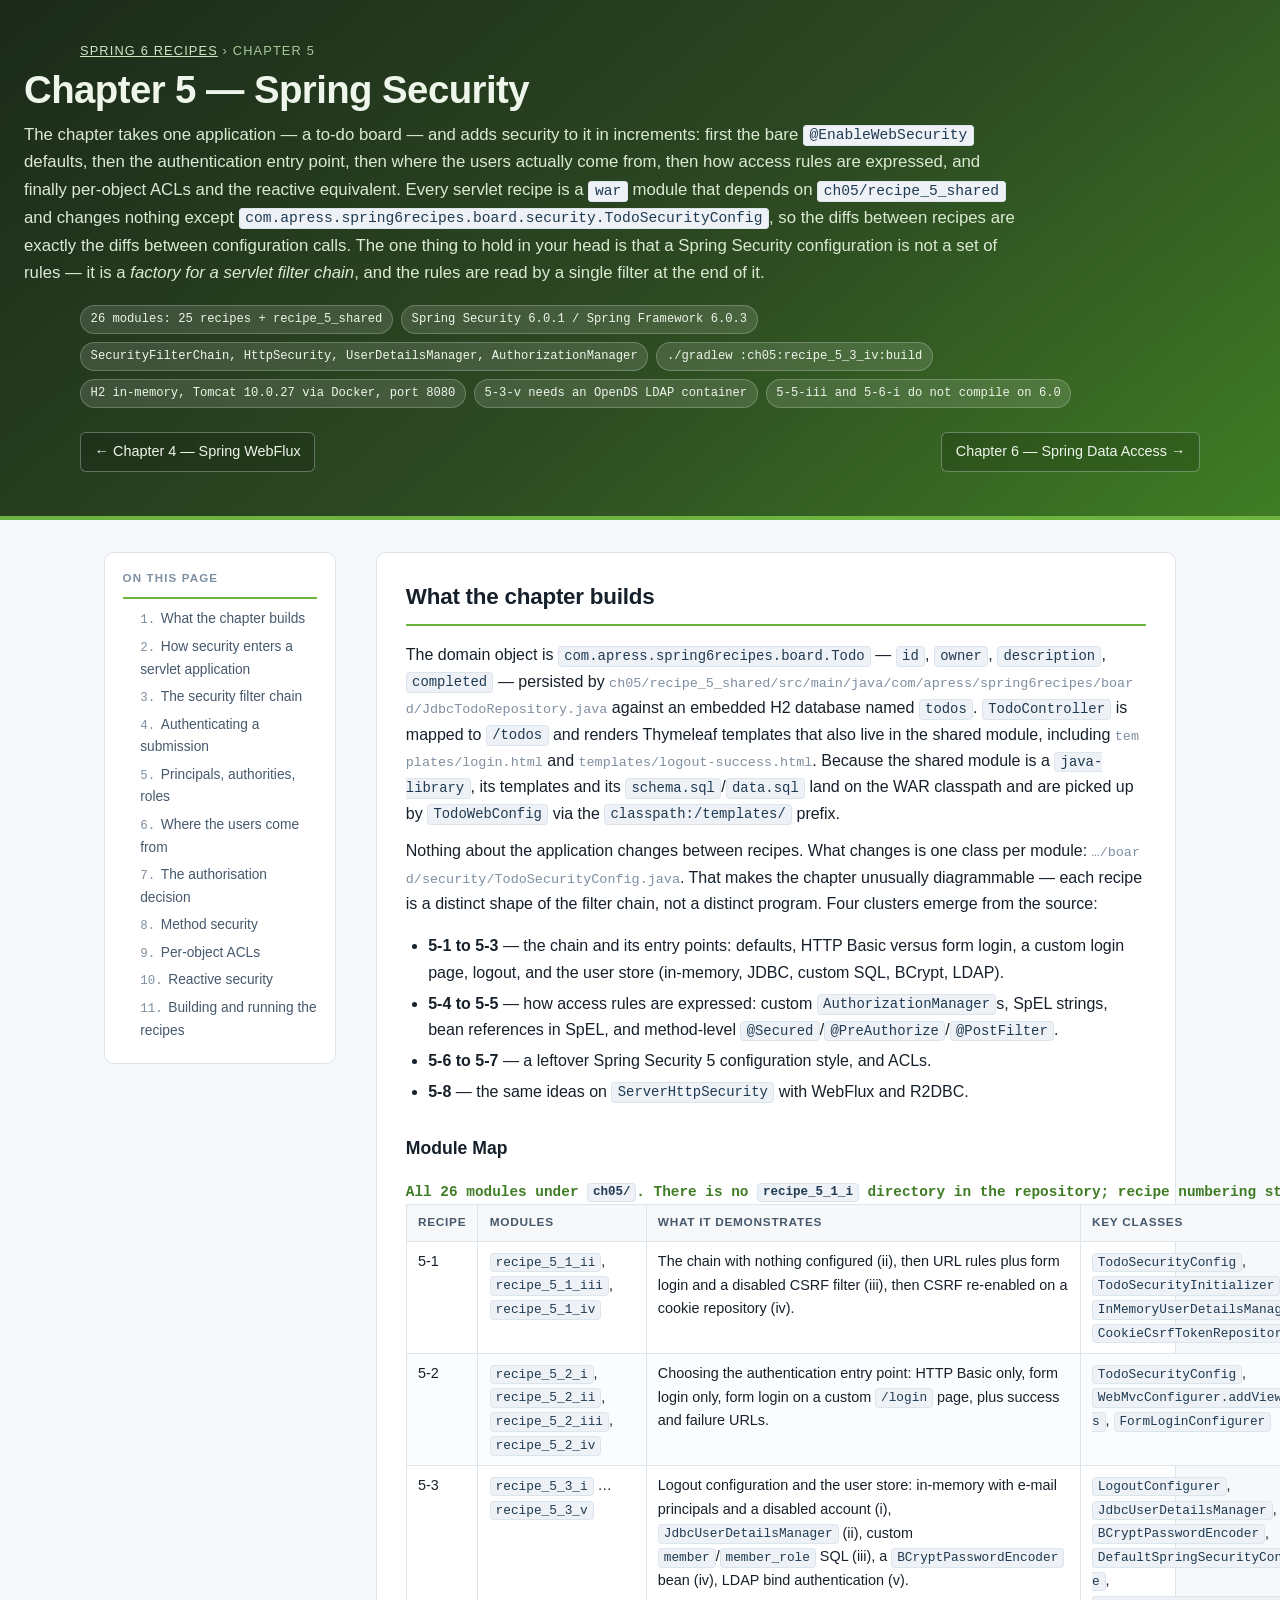
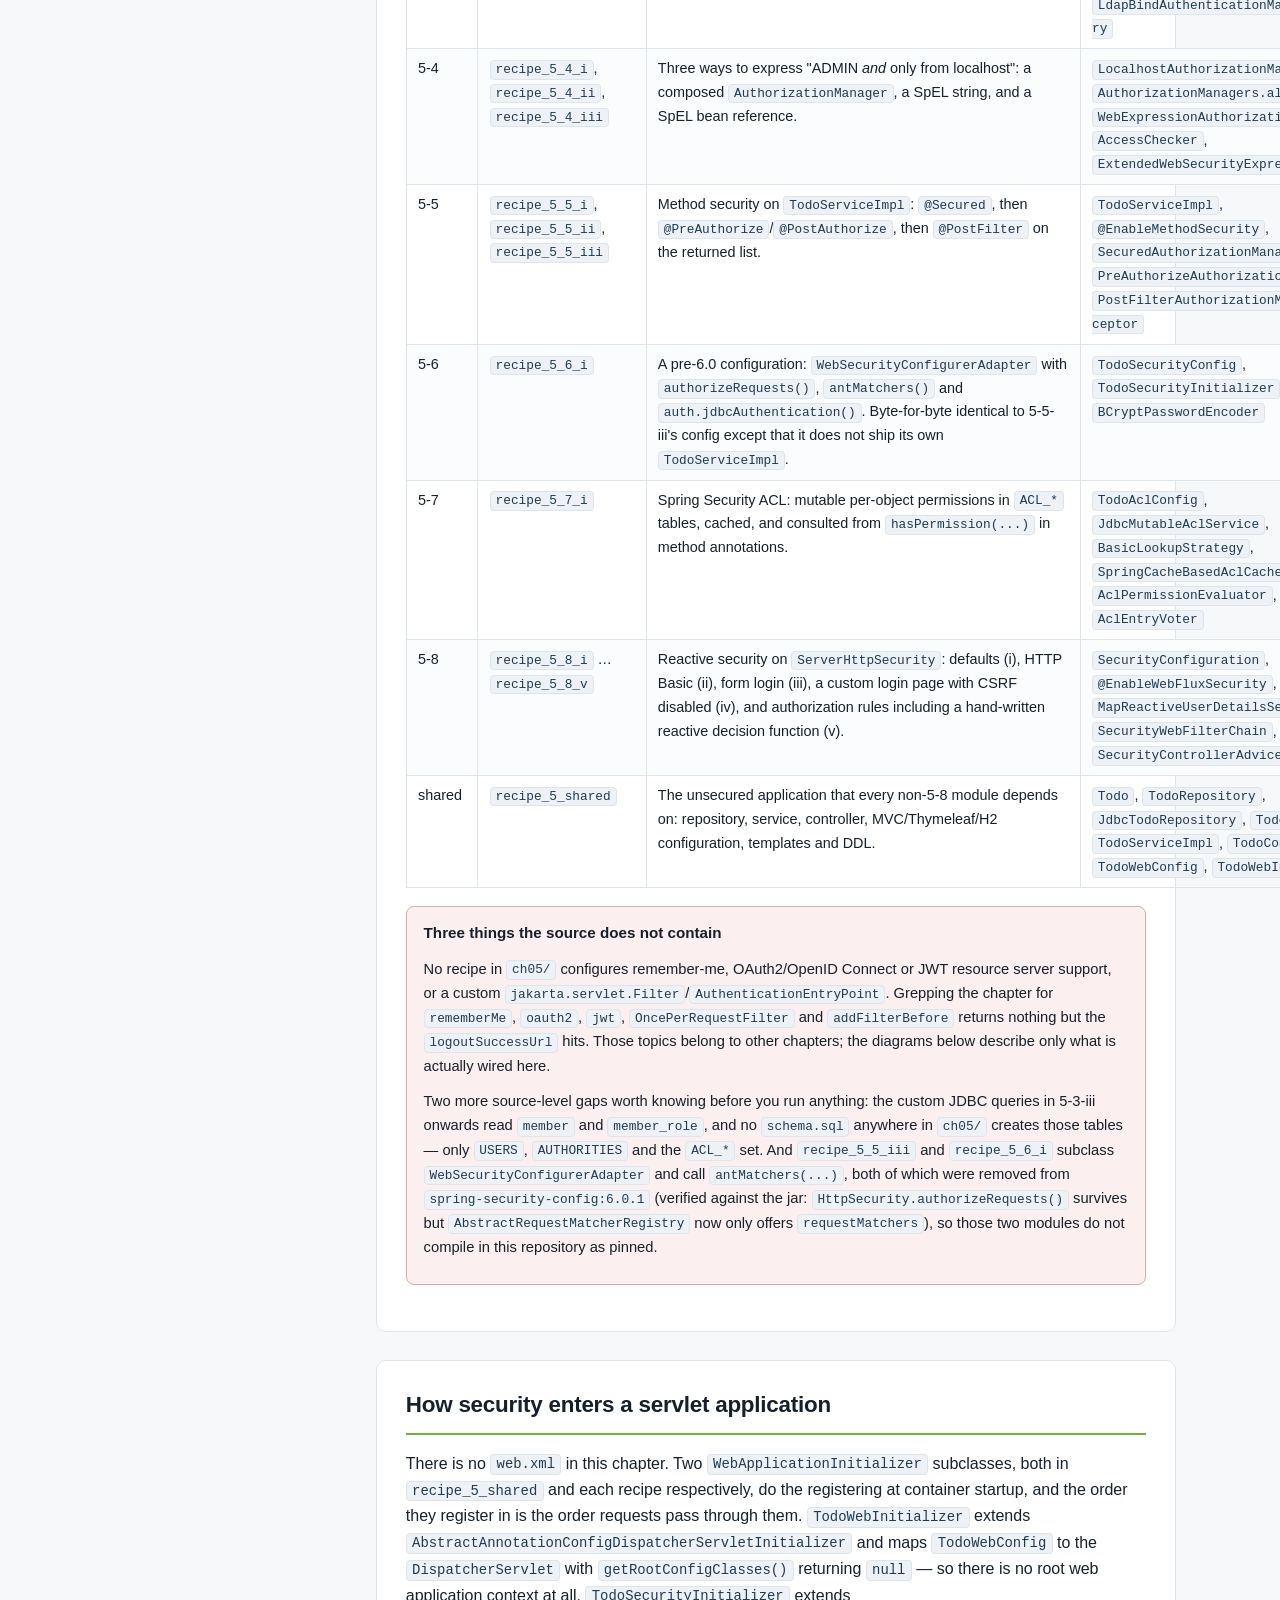
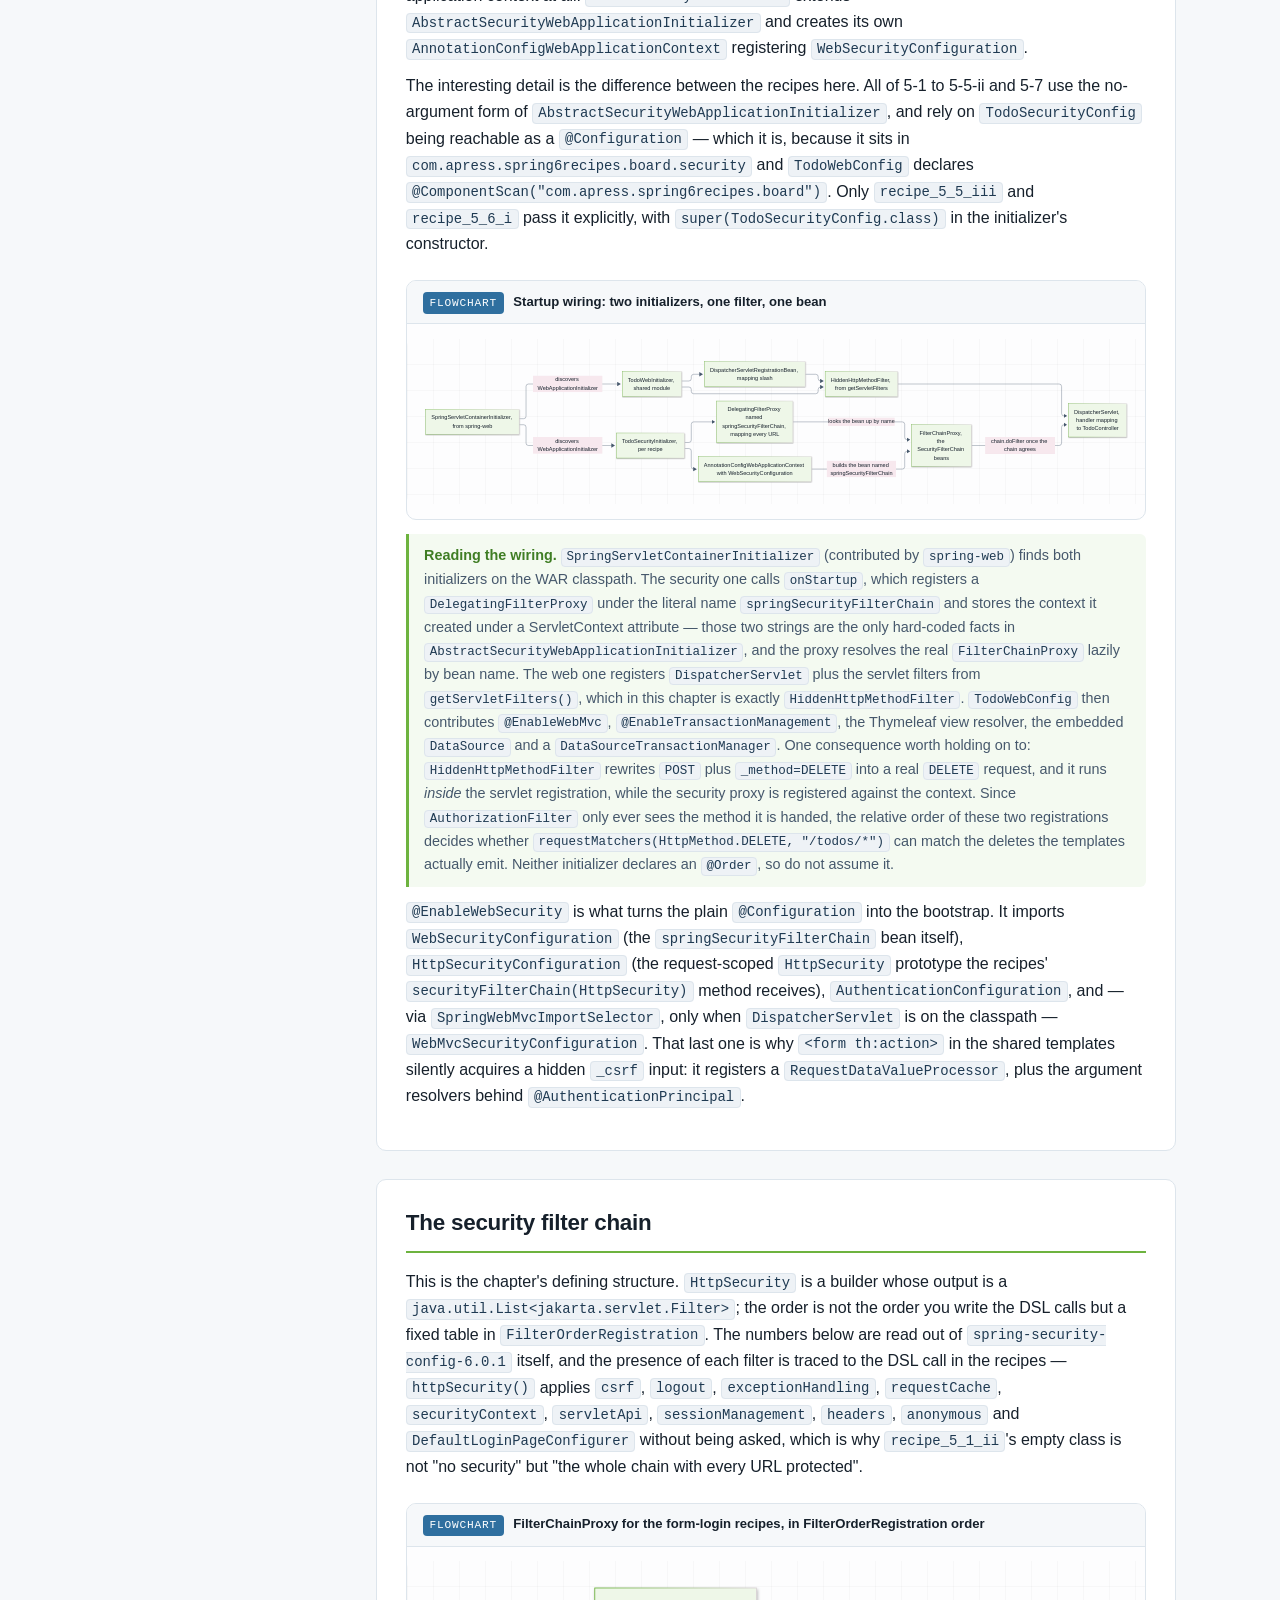
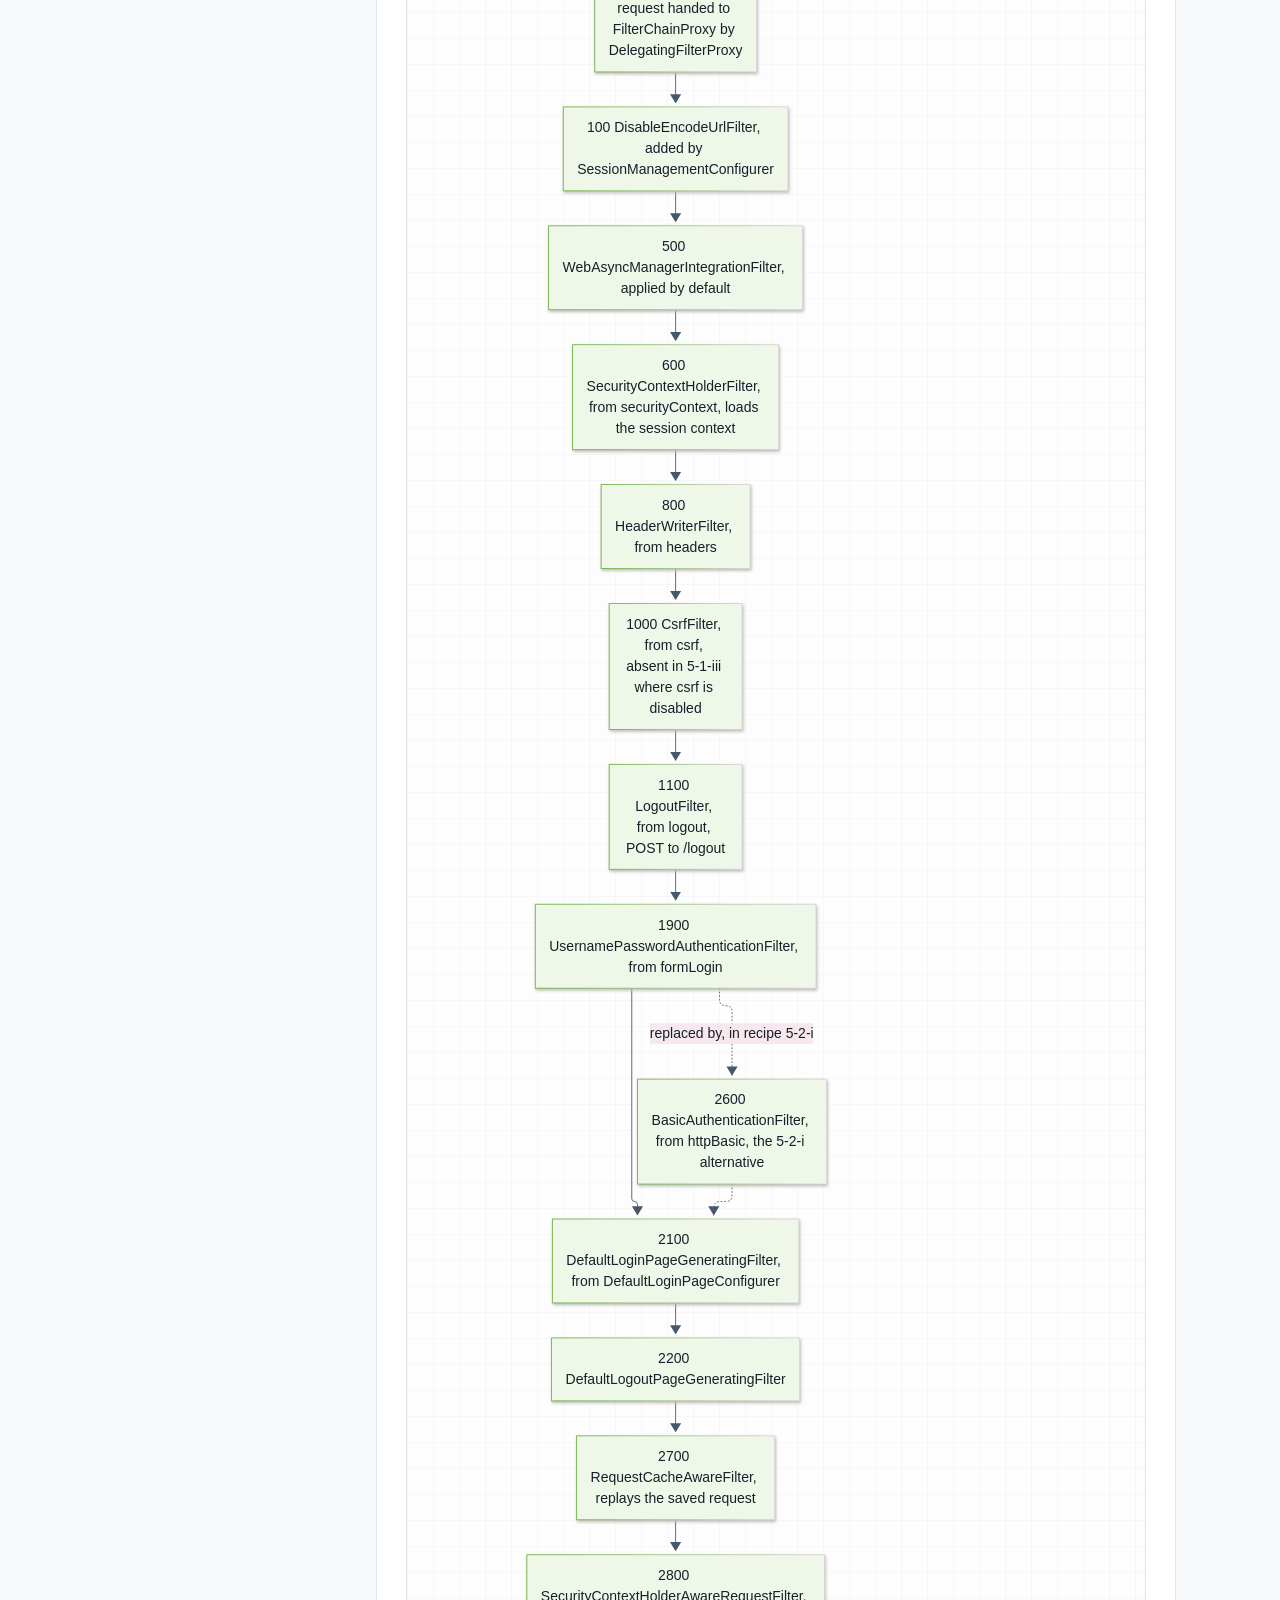
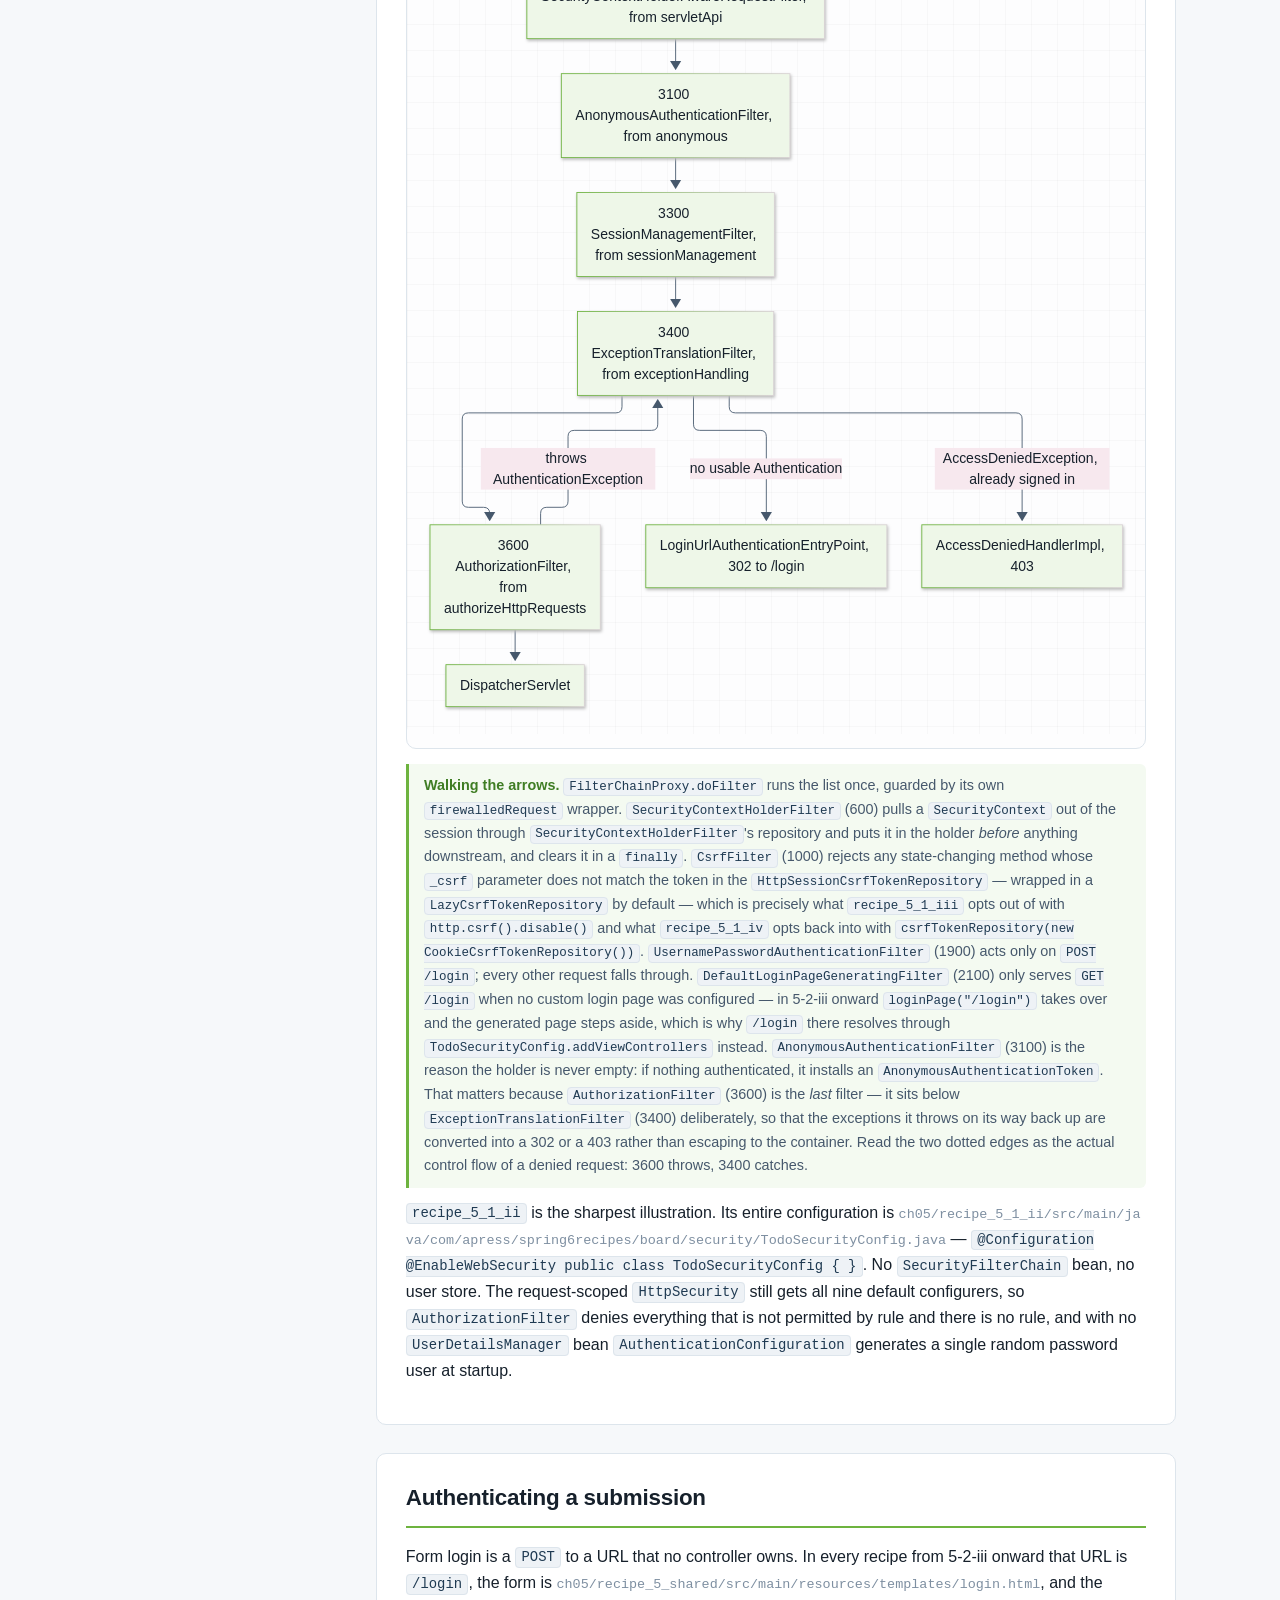
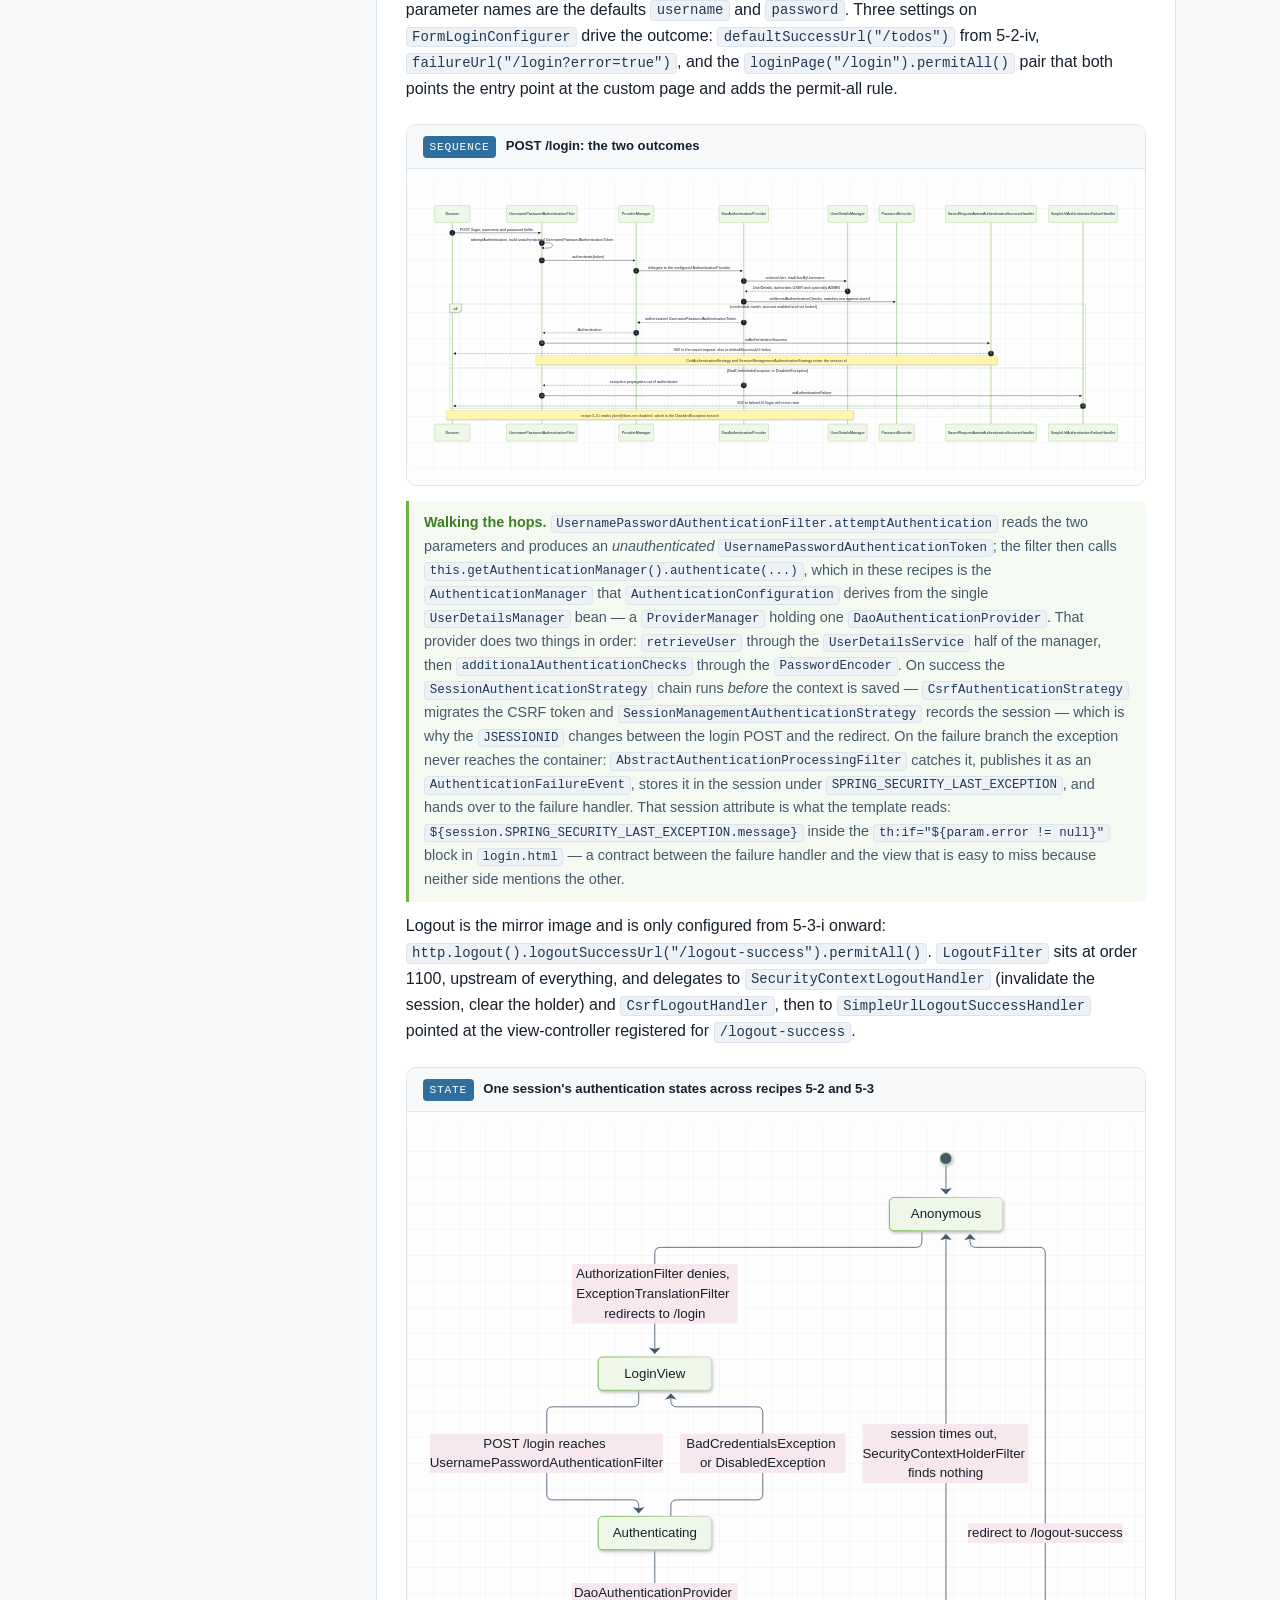
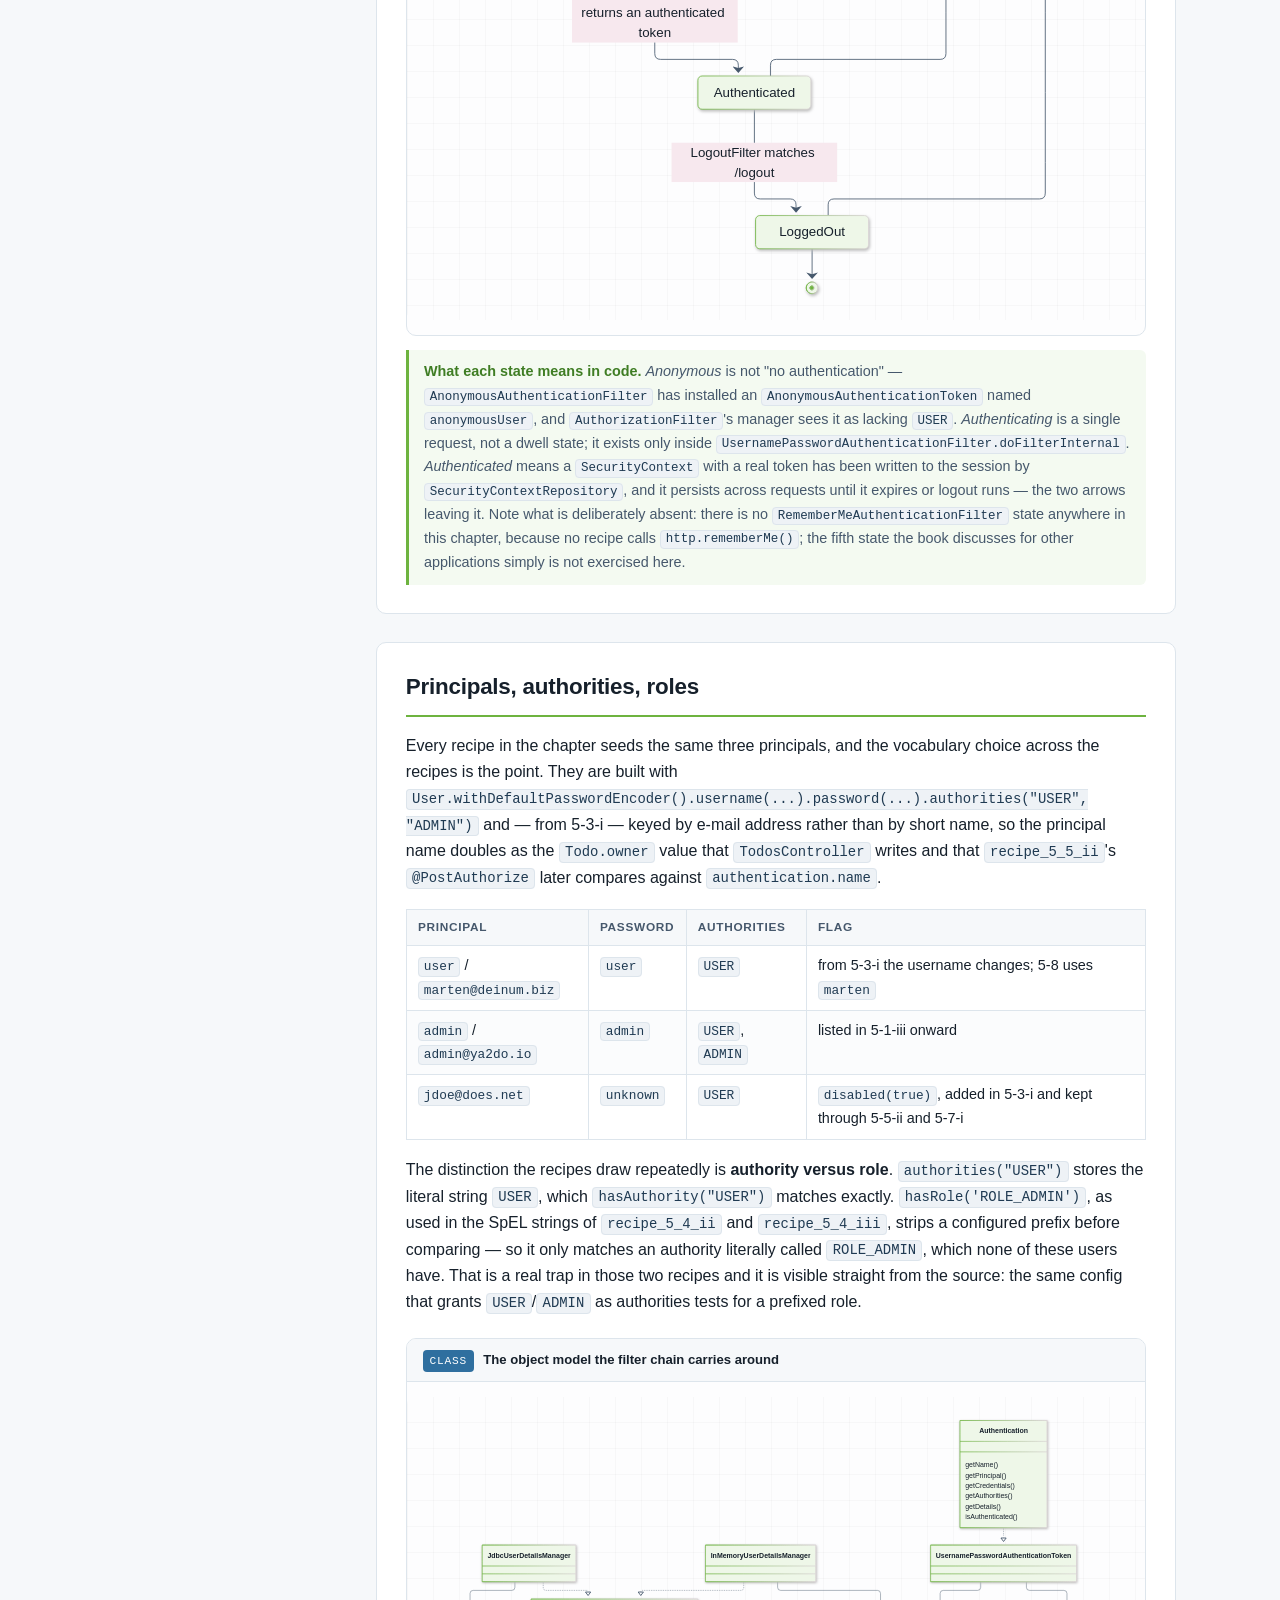
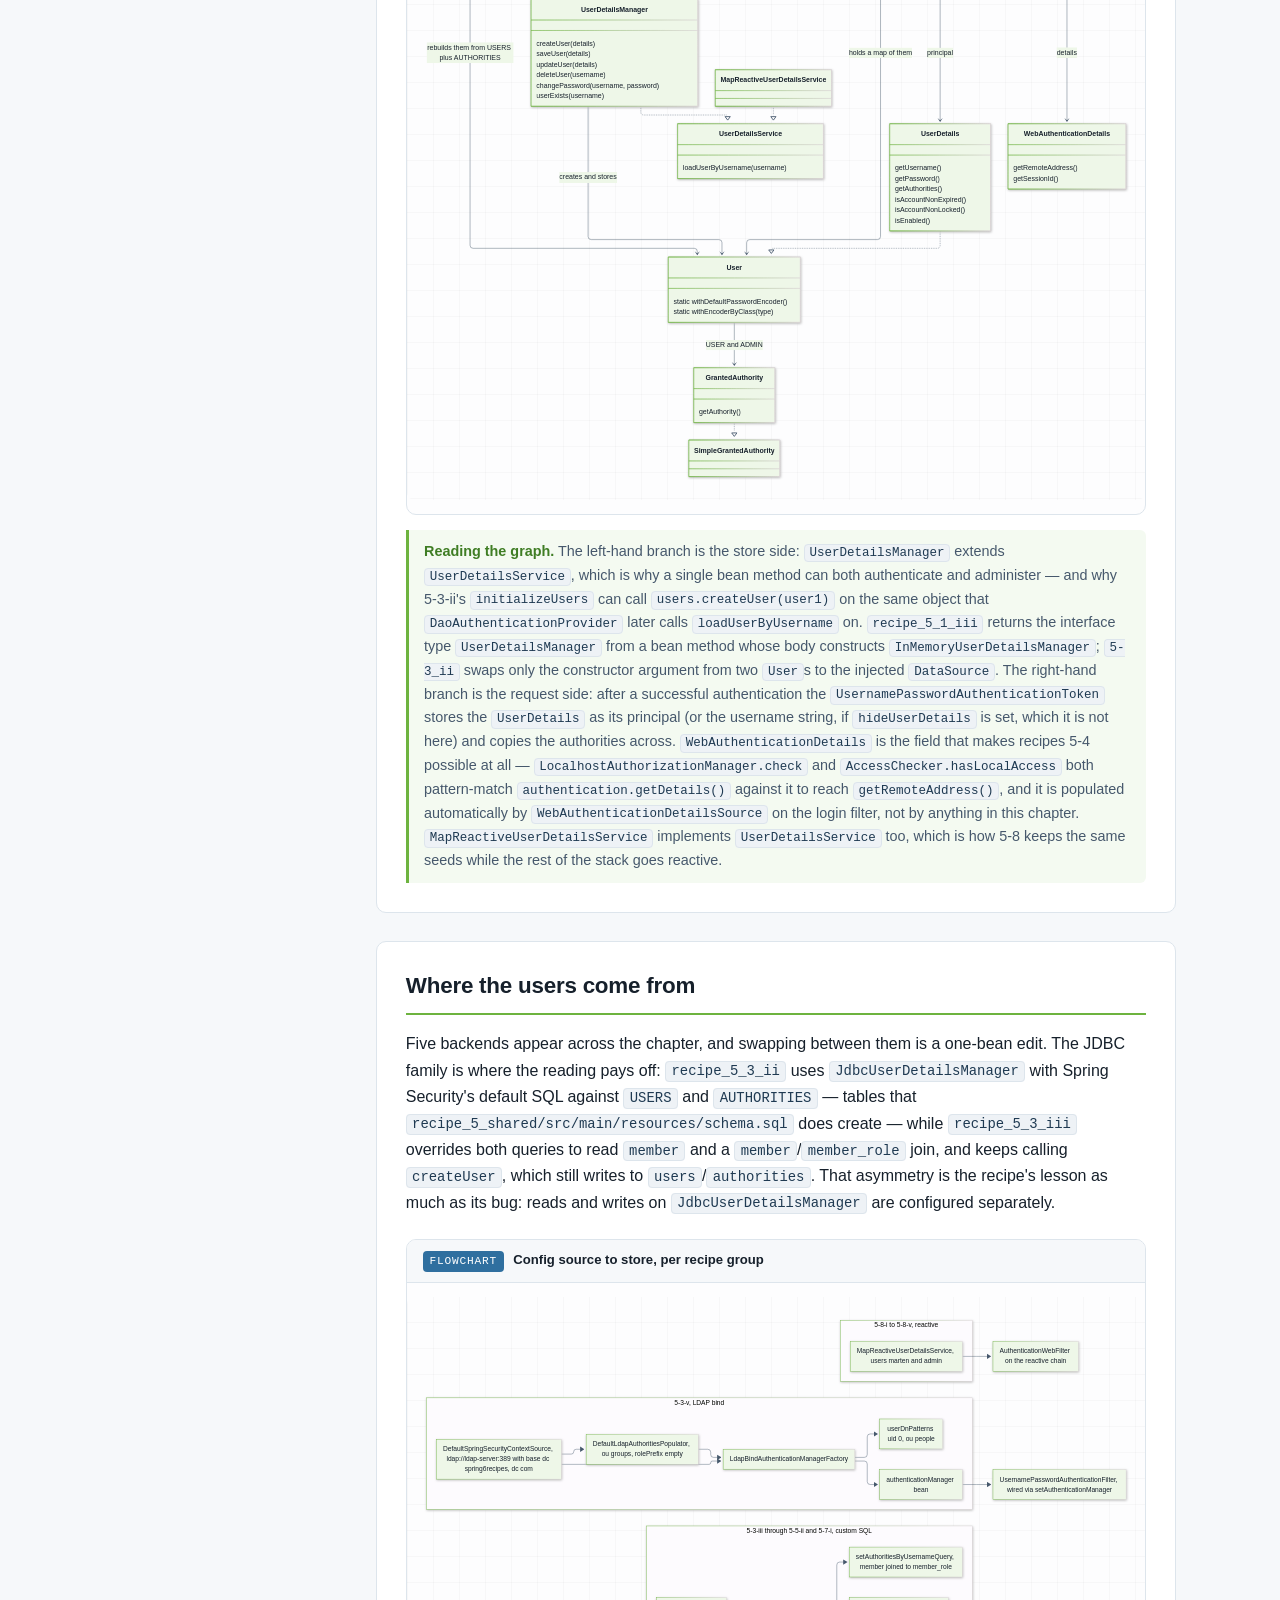
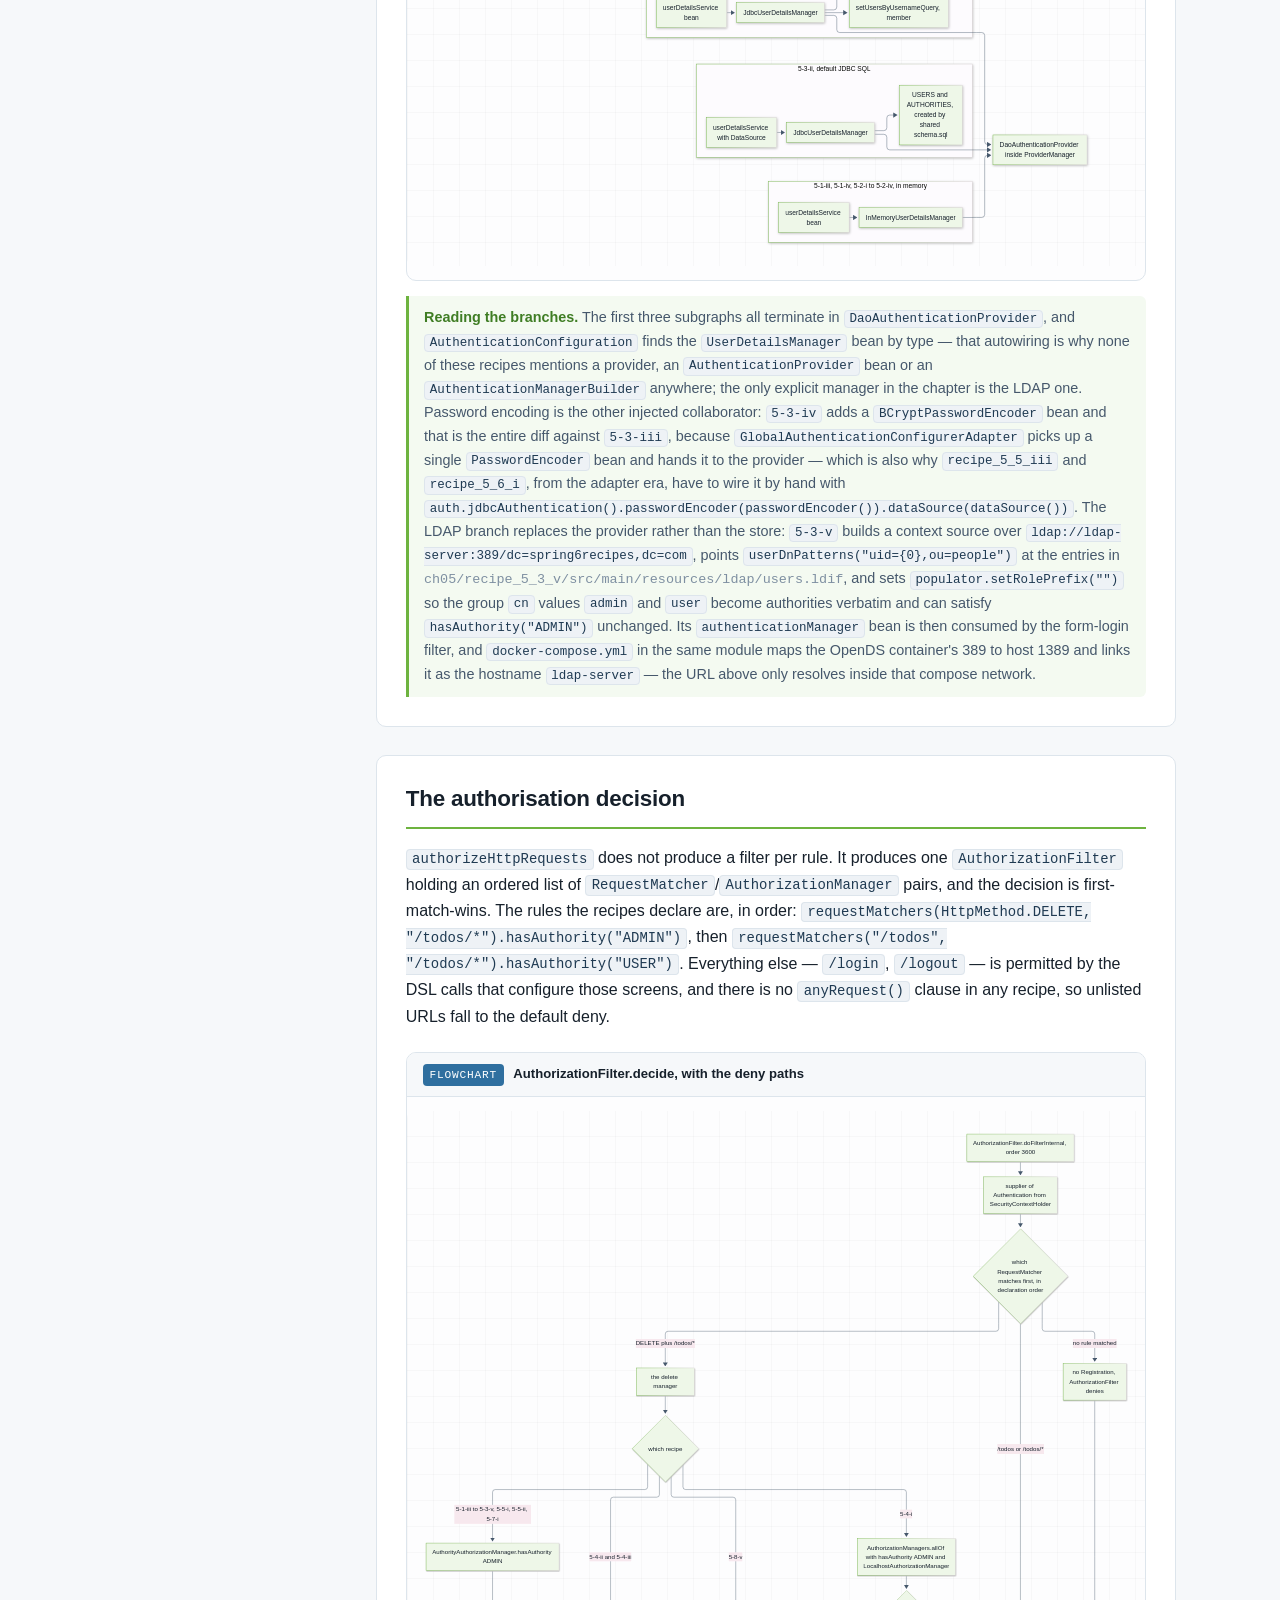
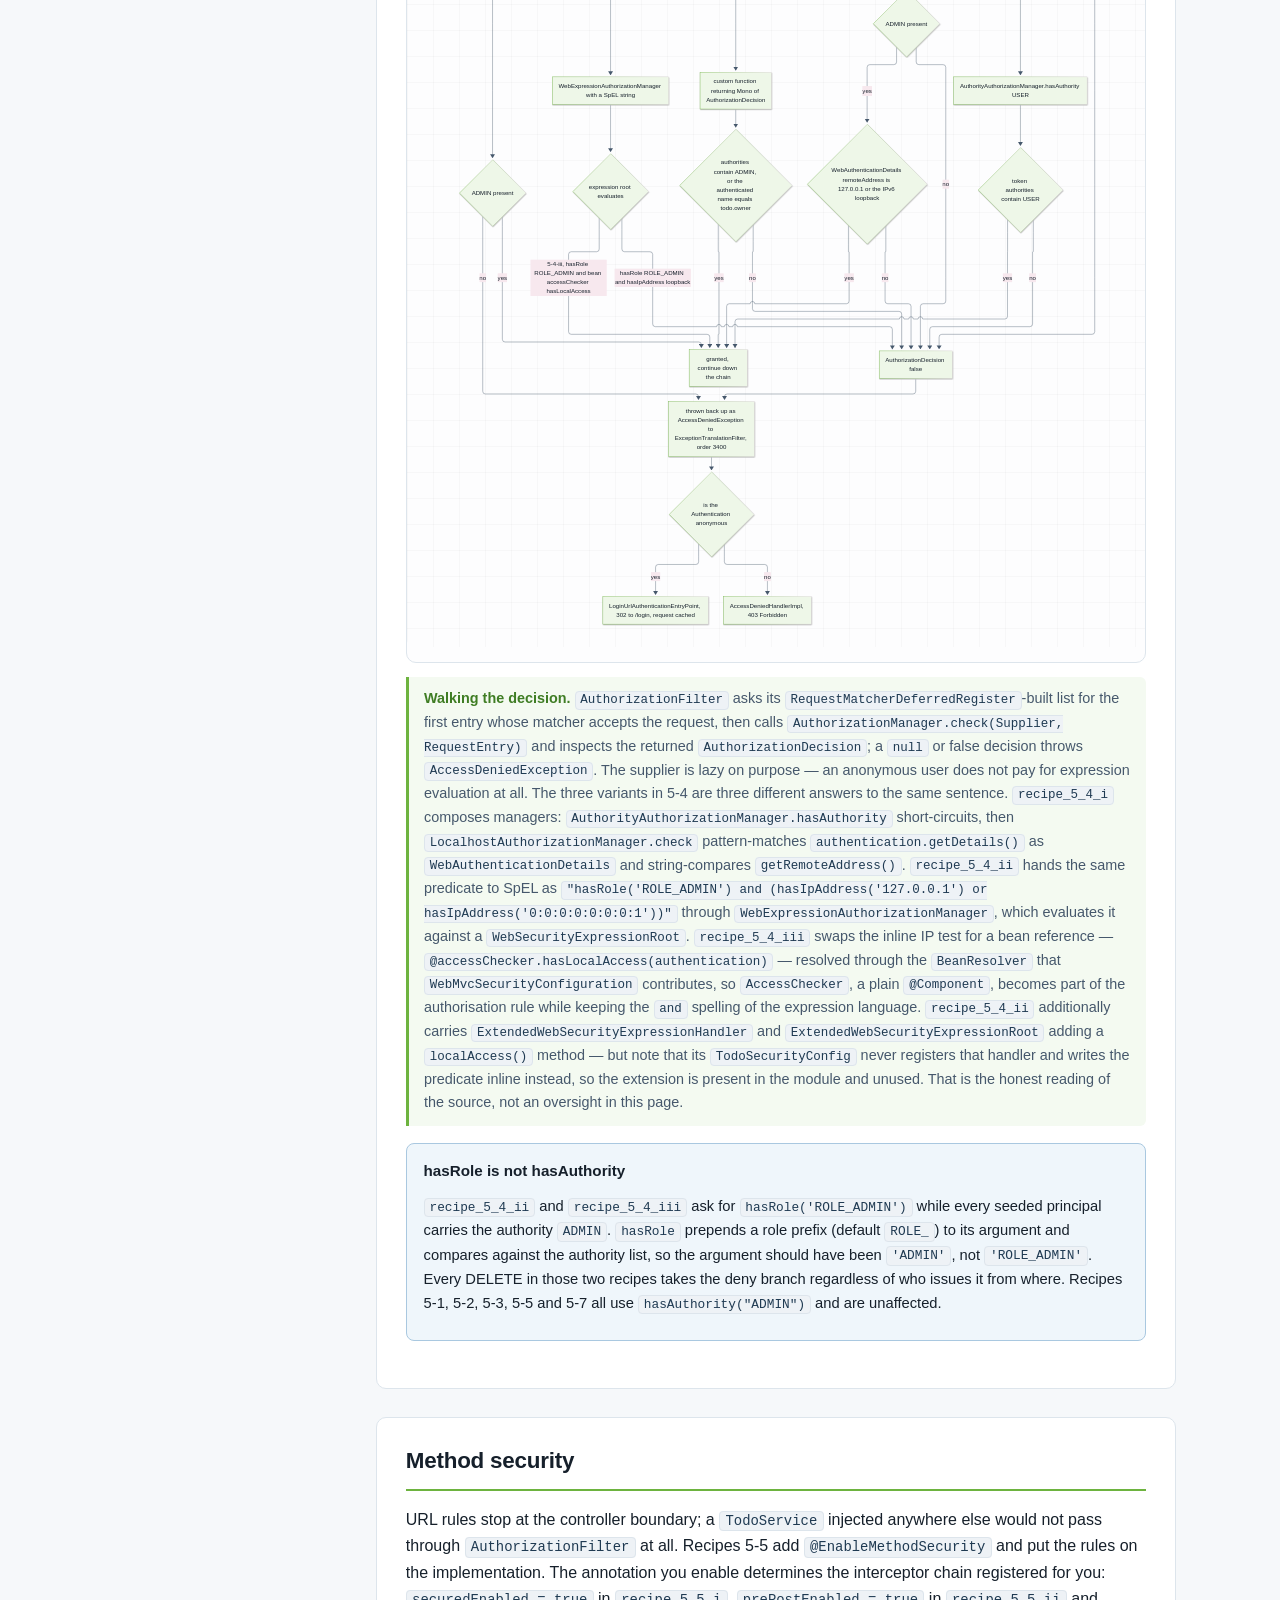
<file: docs/ch05/index.html>
<!DOCTYPE html>
<html lang="en">
<head>
<meta charset="utf-8">
<meta name="viewport" content="width=device-width, initial-scale=1">
<title>Chapter 5 — Spring Security — Spring 6 Recipes</title>
<link rel="stylesheet" href="../assets/style.css">
<script src="../assets/mermaid.min.js"></script>
<script>
  mermaid.initialize({
    startOnLoad: true, securityLevel: 'loose', theme: 'base',
    themeVariables: {
      primaryColor: '#eef7e8', primaryBorderColor: '#6db33f', primaryTextColor: '#16202b',
      lineColor: '#46586c', fontFamily: 'Segoe UI, Helvetica, Arial, sans-serif'
    },
    flowchart: { curve: 'basis', htmlLabels: true, useMaxWidth: true },
    sequence: { useMaxWidth: true, showNotes: true }
  });
</script>
</head>
<body>
<header class="masthead">
  <div class="breadcrumb"><a href="../index.html">Spring 6 Recipes</a> &rsaquo; Chapter 5</div>
  <h1>Chapter 5 — Spring Security</h1>
  <p class="lede">The chapter takes one application — a to-do board — and adds security to it in
    increments: first the bare <code>@EnableWebSecurity</code> defaults, then the authentication entry
    point, then where the users actually come from, then how access rules are expressed, and finally
    per-object ACLs and the reactive equivalent. Every servlet recipe is a <code>war</code> module that
    depends on <code>ch05/recipe_5_shared</code> and changes nothing except
    <code>com.apress.spring6recipes.board.security.TodoSecurityConfig</code>, so the diffs between
    recipes are exactly the diffs between configuration calls. The one thing to hold in your head is
    that a Spring Security configuration is not a set of rules — it is a <em>factory for a servlet
    filter chain</em>, and the rules are read by a single filter at the end of it.</p>
  <div class="chip-row">
    <span class="chip">26 modules: 25 recipes + recipe_5_shared</span>
    <span class="chip">Spring Security 6.0.1 / Spring Framework 6.0.3</span>
    <span class="chip">SecurityFilterChain, HttpSecurity, UserDetailsManager, AuthorizationManager</span>
    <span class="chip">./gradlew :ch05:recipe_5_3_iv:build</span>
    <span class="chip">H2 in-memory, Tomcat 10.0.27 via Docker, port 8080</span>
    <span class="chip">5-3-v needs an OpenDS LDAP container</span>
    <span class="chip">5-5-iii and 5-6-i do not compile on 6.0</span>
  </div>

  <nav class="pager">
    <a href="../ch04/index.html">&larr; Chapter 4 — Spring WebFlux</a>
    <a href="../ch06/index.html">Chapter 6 — Spring Data Access &rarr;</a>
  </nav>
</header>
<div class="shell">
  <aside class="toc"><h2>On this page</h2><ol>
    <li><a href="#overview">What the chapter builds</a></li>
    <li><a href="#bootstrap">How security enters a servlet application</a></li>
    <li><a href="#chain">The security filter chain</a></li>
    <li><a href="#login">Authenticating a submission</a></li>
    <li><a href="#principals">Principals, authorities, roles</a></li>
    <li><a href="#stores">Where the users come from</a></li>
    <li><a href="#authorise">The authorisation decision</a></li>
    <li><a href="#method">Method security</a></li>
    <li><a href="#acl">Per-object ACLs</a></li>
    <li><a href="#reactive">Reactive security</a></li>
    <li><a href="#running">Building and running the recipes</a></li>
  </ol></aside>
  <article>

    <section id="overview">
      <h2>What the chapter builds</h2>
      <p>The domain object is <code>com.apress.spring6recipes.board.Todo</code> — <code>id</code>,
        <code>owner</code>, <code>description</code>, <code>completed</code> — persisted by
      <span class="path">ch05/recipe_5_shared/src/main/java/com/apress/spring6recipes/board/JdbcTodoRepository.java</span>
      against an embedded H2 database named <code>todos</code>. <code>TodoController</code> is mapped to
      <code>/todos</code> and renders Thymeleaf templates that also live in the shared module, including
      <span class="path">templates/login.html</span> and <span class="path">templates/logout-success.html</span>.
      Because the shared module is a <code>java-library</code>, its templates and its
      <code>schema.sql</code>/<code>data.sql</code> land on the WAR classpath and are picked up by
      <code>TodoWebConfig</code> via the <code>classpath:/templates/</code> prefix.</p>
      <p>Nothing about the application changes between recipes. What changes is one class per module:
      <span class="path">…/board/security/TodoSecurityConfig.java</span>. That makes the chapter
      unusually diagrammable — each recipe is a distinct shape of the filter chain, not a distinct
      program. Four clusters emerge from the source:</p>
      <ul>
        <li><strong>5-1 to 5-3</strong> — the chain and its entry points: defaults, HTTP Basic versus
          form login, a custom login page, logout, and the user store (in-memory, JDBC, custom SQL,
          BCrypt, LDAP).</li>
        <li><strong>5-4 to 5-5</strong> — how access rules are expressed: custom
          <code>AuthorizationManager</code>s, SpEL strings, bean references in SpEL, and method-level
          <code>@Secured</code>/<code>@PreAuthorize</code>/<code>@PostFilter</code>.</li>
        <li><strong>5-6 to 5-7</strong> — a leftover Spring Security 5 configuration style, and ACLs.</li>
        <li><strong>5-8</strong> — the same ideas on <code>ServerHttpSecurity</code> with WebFlux and R2DBC.</li>
      </ul>

      <h3>Module Map</h3>
      <table>
        <caption class="num">All 26 modules under <code>ch05/</code>. There is no <code>recipe_5_1_i</code>
          directory in the repository; recipe numbering starts at <em>ii</em>.</caption>
        <thead><tr><th>Recipe</th><th>Modules</th><th>What it demonstrates</th><th>Key classes</th></tr></thead>
        <tbody>
          <tr>
            <td>5-1</td>
            <td><code>recipe_5_1_ii</code>, <code>recipe_5_1_iii</code>, <code>recipe_5_1_iv</code></td>
            <td>The chain with nothing configured (ii), then URL rules plus form login and a disabled CSRF
              filter (iii), then CSRF re-enabled on a cookie repository (iv).</td>
            <td><code>TodoSecurityConfig</code>, <code>TodoSecurityInitializer</code>,
              <code>InMemoryUserDetailsManager</code>, <code>CookieCsrfTokenRepository</code></td>
          </tr>
          <tr>
            <td>5-2</td>
            <td><code>recipe_5_2_i</code>, <code>recipe_5_2_ii</code>, <code>recipe_5_2_iii</code>,
              <code>recipe_5_2_iv</code></td>
            <td>Choosing the authentication entry point: HTTP Basic only, form login only, form login on a
              custom <code>/login</code> page, plus success and failure URLs.</td>
            <td><code>TodoSecurityConfig</code>, <code>WebMvcConfigurer.addViewControllers</code>,
              <code>FormLoginConfigurer</code></td>
          </tr>
          <tr>
            <td>5-3</td>
            <td><code>recipe_5_3_i</code> … <code>recipe_5_3_v</code></td>
            <td>Logout configuration and the user store: in-memory with e-mail principals and a disabled
              account (i), <code>JdbcUserDetailsManager</code> (ii), custom <code>member</code>/<code>member_role</code>
              SQL (iii), a <code>BCryptPasswordEncoder</code> bean (iv), LDAP bind authentication (v).</td>
            <td><code>LogoutConfigurer</code>, <code>JdbcUserDetailsManager</code>,
              <code>BCryptPasswordEncoder</code>, <code>DefaultSpringSecurityContextSource</code>,
              <code>LdapBindAuthenticationManagerFactory</code></td>
          </tr>
          <tr>
            <td>5-4</td>
            <td><code>recipe_5_4_i</code>, <code>recipe_5_4_ii</code>, <code>recipe_5_4_iii</code></td>
            <td>Three ways to express "ADMIN <em>and</em> only from localhost": a composed
              <code>AuthorizationManager</code>, a SpEL string, and a SpEL bean reference.</td>
            <td><code>LocalhostAuthorizationManager</code>, <code>AuthorizationManagers.allOf</code>,
              <code>WebExpressionAuthorizationManager</code>, <code>AccessChecker</code>,
              <code>ExtendedWebSecurityExpressionRoot</code></td>
          </tr>
          <tr>
            <td>5-5</td>
            <td><code>recipe_5_5_i</code>, <code>recipe_5_5_ii</code>, <code>recipe_5_5_iii</code></td>
            <td>Method security on <code>TodoServiceImpl</code>: <code>@Secured</code>, then
              <code>@PreAuthorize</code>/<code>@PostAuthorize</code>, then <code>@PostFilter</code> on the
              returned list.</td>
            <td><code>TodoServiceImpl</code>, <code>@EnableMethodSecurity</code>,
              <code>SecuredAuthorizationManager</code>, <code>PreAuthorizeAuthorizationManager</code>,
              <code>PostFilterAuthorizationMethodInterceptor</code></td>
          </tr>
          <tr>
            <td>5-6</td>
            <td><code>recipe_5_6_i</code></td>
            <td>A pre-6.0 configuration: <code>WebSecurityConfigurerAdapter</code> with
              <code>authorizeRequests()</code>, <code>antMatchers()</code> and
              <code>auth.jdbcAuthentication()</code>. Byte-for-byte identical to 5-5-iii's config except
              that it does not ship its own <code>TodoServiceImpl</code>.</td>
            <td><code>TodoSecurityConfig</code>, <code>TodoSecurityInitializer</code>,
              <code>BCryptPasswordEncoder</code></td>
          </tr>
          <tr>
            <td>5-7</td>
            <td><code>recipe_5_7_i</code></td>
            <td>Spring Security ACL: mutable per-object permissions in <code>ACL_*</code> tables, cached,
              and consulted from <code>hasPermission(...)</code> in method annotations.</td>
            <td><code>TodoAclConfig</code>, <code>JdbcMutableAclService</code>,
              <code>BasicLookupStrategy</code>, <code>SpringCacheBasedAclCache</code>,
              <code>AclPermissionEvaluator</code>, <code>AclEntryVoter</code></td>
          </tr>
          <tr>
            <td>5-8</td>
            <td><code>recipe_5_8_i</code> … <code>recipe_5_8_v</code></td>
            <td>Reactive security on <code>ServerHttpSecurity</code>: defaults (i), HTTP Basic (ii), form
              login (iii), a custom login page with CSRF disabled (iv), and authorization rules including a
              hand-written reactive decision function (v).</td>
            <td><code>SecurityConfiguration</code>, <code>@EnableWebFluxSecurity</code>,
              <code>MapReactiveUserDetailsService</code>, <code>SecurityWebFilterChain</code>,
              <code>SecurityControllerAdvice</code></td>
          </tr>
          <tr>
            <td>shared</td>
            <td><code>recipe_5_shared</code></td>
            <td>The unsecured application that every non-5-8 module depends on: repository, service,
              controller, MVC/Thymeleaf/H2 configuration, templates and DDL.</td>
            <td><code>Todo</code>, <code>TodoRepository</code>, <code>JdbcTodoRepository</code>,
              <code>TodoService</code>, <code>TodoServiceImpl</code>, <code>TodoController</code>,
              <code>TodoWebConfig</code>, <code>TodoWebInitializer</code></td>
          </tr>
        </tbody>
      </table>
      <div class="callout danger"><h4>Three things the source does not contain</h4>
        <p>No recipe in <code>ch05/</code> configures remember-me, OAuth2/OpenID Connect or JWT resource
          server support, or a custom <code>jakarta.servlet.Filter</code>/<code>AuthenticationEntryPoint</code>.
          Grepping the chapter for <code>rememberMe</code>, <code>oauth2</code>, <code>jwt</code>,
          <code>OncePerRequestFilter</code> and <code>addFilterBefore</code> returns nothing but the
          <code>logoutSuccessUrl</code> hits. Those topics belong to other chapters; the diagrams below
          describe only what is actually wired here.</p>
        <p>Two more source-level gaps worth knowing before you run anything: the custom JDBC queries in
          5-3-iii onwards read <code>member</code> and <code>member_role</code>, and no <code>schema.sql</code>
          anywhere in <code>ch05/</code> creates those tables — only <code>USERS</code>, <code>AUTHORITIES</code>
          and the <code>ACL_*</code> set. And <code>recipe_5_5_iii</code> and <code>recipe_5_6_i</code>
          subclass <code>WebSecurityConfigurerAdapter</code> and call <code>antMatchers(...)</code>, both of
          which were removed from <code>spring-security-config:6.0.1</code> (verified against the jar:
          <code>HttpSecurity.authorizeRequests()</code> survives but
          <code>AbstractRequestMatcherRegistry</code> now only offers <code>requestMatchers</code>), so those
          two modules do not compile in this repository as pinned.</p>
      </div>
    </section>

    <section id="bootstrap">
      <h2>How security enters a servlet application</h2>
      <p>There is no <code>web.xml</code> in this chapter. Two <code>WebApplicationInitializer</code>
        subclasses, both in <code>recipe_5_shared</code> and each recipe respectively, do the registering at
        container startup, and the order they register in is the order requests pass through them.
        <code>TodoWebInitializer</code> extends
        <code>AbstractAnnotationConfigDispatcherServletInitializer</code> and maps
        <code>TodoWebConfig</code> to the <code>DispatcherServlet</code> with
        <code>getRootConfigClasses()</code> returning <code>null</code> — so there is no root web
        application context at all. <code>TodoSecurityInitializer</code> extends
        <code>AbstractSecurityWebApplicationInitializer</code> and creates its own
        <code>AnnotationConfigWebApplicationContext</code> registering <code>WebSecurityConfiguration</code>.</p>
      <p>The interesting detail is the difference between the recipes here. All of 5-1 to 5-5-ii and 5-7 use
        the no-argument form of <code>AbstractSecurityWebApplicationInitializer</code>, and rely on
        <code>TodoSecurityConfig</code> being reachable as a <code>@Configuration</code> — which it is, because
        it sits in <code>com.apress.spring6recipes.board.security</code> and
        <code>TodoWebConfig</code> declares <code>@ComponentScan("com.apress.spring6recipes.board")</code>.
        Only <code>recipe_5_5_iii</code> and <code>recipe_5_6_i</code> pass it explicitly, with
        <code>super(TodoSecurityConfig.class)</code> in the initializer's constructor.</p>

      <figure class="diagram">
        <figcaption><span class="tag">Flowchart</span>
          <span class="dtitle">Startup wiring: two initializers, one filter, one bean</span></figcaption>
        <pre class="mermaid">
flowchart LR
    SCI["SpringServletContainerInitializer, from spring-web"]
    WSI["TodoWebInitializer, shared module"]
    SSI["TodoSecurityInitializer, per recipe"]
    DSR["DispatcherServletRegistrationBean, mapping slash"]
    HHF["HiddenHttpMethodFilter, from getServletFilters"]
    DFP["DelegatingFilterProxy named springSecurityFilterChain, mapping every URL"]
    CTX["AnnotationConfigWebApplicationContext with WebSecurityConfiguration"]
    FCP["FilterChainProxy, the SecurityFilterChain beans"]
    DISP["DispatcherServlet, handler mapping to TodoController"]
    SCI -->|"discovers WebApplicationInitializer"| WSI
    SCI -->|"discovers WebApplicationInitializer"| SSI
    WSI --> DSR
    WSI --> HHF
    DSR --> HHF
    HHF --> DISP
    SSI --> DFP
    SSI --> CTX
    CTX -->|"builds the bean named springSecurityFilterChain"| FCP
    DFP -->|"looks the bean up by name"| FCP
    FCP -->|"chain.doFilter once the chain agrees"| DISP
        </pre>
      </figure>
      <p class="reading"><strong>Reading the wiring.</strong> <code>SpringServletContainerInitializer</code>
        (contributed by <code>spring-web</code>) finds both initializers on the WAR classpath. The security
        one calls <code>onStartup</code>, which registers a <code>DelegatingFilterProxy</code> under the
        literal name <code>springSecurityFilterChain</code> and stores the context it created under a
        ServletContext attribute — those two strings are the only hard-coded facts in
        <code>AbstractSecurityWebApplicationInitializer</code>, and the proxy resolves the real
        <code>FilterChainProxy</code> lazily by bean name. The web one registers
        <code>DispatcherServlet</code> plus the servlet filters from
        <code>getServletFilters()</code>, which in this chapter is exactly
        <code>HiddenHttpMethodFilter</code>. <code>TodoWebConfig</code> then contributes
        <code>@EnableWebMvc</code>, <code>@EnableTransactionManagement</code>, the Thymeleaf view resolver,
        the embedded <code>DataSource</code> and a <code>DataSourceTransactionManager</code>. One consequence
        worth holding on to: <code>HiddenHttpMethodFilter</code> rewrites <code>POST</code> plus
        <code>_method=DELETE</code> into a real <code>DELETE</code> request, and it runs <em>inside</em> the
        servlet registration, while the security proxy is registered against the context. Since
        <code>AuthorizationFilter</code> only ever sees the method it is handed, the relative order of these
        two registrations decides whether <code>requestMatchers(HttpMethod.DELETE, "/todos/*")</code> can
        match the deletes the templates actually emit. Neither initializer declares an
        <code>@Order</code>, so do not assume it.</p>
      <p><code>@EnableWebSecurity</code> is what turns the plain <code>@Configuration</code> into the
        bootstrap. It imports <code>WebSecurityConfiguration</code> (the <code>springSecurityFilterChain</code>
        bean itself), <code>HttpSecurityConfiguration</code> (the request-scoped <code>HttpSecurity</code>
        prototype the recipes' <code>securityFilterChain(HttpSecurity)</code> method receives),
        <code>AuthenticationConfiguration</code>, and — via <code>SpringWebMvcImportSelector</code>, only when
        <code>DispatcherServlet</code> is on the classpath — <code>WebMvcSecurityConfiguration</code>. That
        last one is why <code>&lt;form th:action&gt;</code> in the shared templates silently acquires a hidden
        <code>_csrf</code> input: it registers a <code>RequestDataValueProcessor</code>, plus the argument
        resolvers behind <code>@AuthenticationPrincipal</code>.</p>
    </section>

    <section id="chain">
      <h2>The security filter chain</h2>
      <p>This is the chapter's defining structure. <code>HttpSecurity</code> is a builder whose output is a
        <code>java.util.List&lt;jakarta.servlet.Filter&gt;</code>; the order is not the order you write the DSL
        calls but a fixed table in <code>FilterOrderRegistration</code>. The numbers below are read out of
        <code>spring-security-config-6.0.1</code> itself, and the presence of each filter is traced to the
        DSL call in the recipes — <code>httpSecurity()</code> applies
        <code>csrf</code>, <code>logout</code>, <code>exceptionHandling</code>, <code>requestCache</code>,
        <code>securityContext</code>, <code>servletApi</code>, <code>sessionManagement</code>,
        <code>headers</code>, <code>anonymous</code> and <code>DefaultLoginPageConfigurer</code> without being
        asked, which is why <code>recipe_5_1_ii</code>'s empty class is not "no security" but "the whole chain
        with every URL protected".</p>

      <figure class="diagram">
        <figcaption><span class="tag">Flowchart</span>
          <span class="dtitle">FilterChainProxy for the form-login recipes, in FilterOrderRegistration order</span></figcaption>
        <pre class="mermaid">
flowchart TD
    IN["request handed to FilterChainProxy by DelegatingFilterProxy"]
    A["100 DisableEncodeUrlFilter, added by SessionManagementConfigurer"]
    B["500 WebAsyncManagerIntegrationFilter, applied by default"]
    C["600 SecurityContextHolderFilter, from securityContext, loads the session context"]
    D["800 HeaderWriterFilter, from headers"]
    E["1000 CsrfFilter, from csrf, absent in 5-1-iii where csrf is disabled"]
    F["1100 LogoutFilter, from logout, POST to /logout"]
    G["1900 UsernamePasswordAuthenticationFilter, from formLogin"]
    GS["2600 BasicAuthenticationFilter, from httpBasic, the 5-2-i alternative"]
    H["2100 DefaultLoginPageGeneratingFilter, from DefaultLoginPageConfigurer"]
    I["2200 DefaultLogoutPageGeneratingFilter"]
    J["2700 RequestCacheAwareFilter, replays the saved request"]
    K["2800 SecurityContextHolderAwareRequestFilter, from servletApi"]
    L["3100 AnonymousAuthenticationFilter, from anonymous"]
    M["3300 SessionManagementFilter, from sessionManagement"]
    N["3400 ExceptionTranslationFilter, from exceptionHandling"]
    O["3600 AuthorizationFilter, from authorizeHttpRequests"]
    OUT["DispatcherServlet"]
    EP["LoginUrlAuthenticationEntryPoint, 302 to /login"]
    ADH["AccessDeniedHandlerImpl, 403"]
    IN --> A --> B --> C --> D --> E --> F --> G --> H --> I --> J --> K --> L --> M --> N --> O --> OUT
    G -.->|"replaced by, in recipe 5-2-i"| GS
    GS -.-> H
    O -->|"throws AuthenticationException"| N
    N -->|"no usable Authentication"| EP
    N -->|"AccessDeniedException, already signed in"| ADH
        </pre>
      </figure>
      <p class="reading"><strong>Walking the arrows.</strong> <code>FilterChainProxy.doFilter</code> runs the
        list once, guarded by its own <code>firewalledRequest</code> wrapper.
        <code>SecurityContextHolderFilter</code> (600) pulls a <code>SecurityContext</code> out of the session
        through <code>SecurityContextHolderFilter</code>'s repository and puts it in the holder <em>before</em>
        anything downstream, and clears it in a <code>finally</code>. <code>CsrfFilter</code> (1000) rejects any
        state-changing method whose <code>_csrf</code> parameter does not match the token in the
        <code>HttpSessionCsrfTokenRepository</code> — wrapped in a <code>LazyCsrfTokenRepository</code> by
        default — which is precisely what <code>recipe_5_1_iii</code> opts out of with
        <code>http.csrf().disable()</code> and what <code>recipe_5_1_iv</code> opts back into with
        <code>csrfTokenRepository(new CookieCsrfTokenRepository())</code>.
        <code>UsernamePasswordAuthenticationFilter</code> (1900) acts only on <code>POST /login</code>; every
        other request falls through. <code>DefaultLoginPageGeneratingFilter</code> (2100) only serves
        <code>GET /login</code> when no custom login page was configured — in 5-2-iii onward
        <code>loginPage("/login")</code> takes over and the generated page steps aside, which is why
        <code>/login</code> there resolves through
        <code>TodoSecurityConfig.addViewControllers</code> instead.
        <code>AnonymousAuthenticationFilter</code> (3100) is the reason the holder is never empty: if nothing
        authenticated, it installs an <code>AnonymousAuthenticationToken</code>. That matters because
        <code>AuthorizationFilter</code> (3600) is the <em>last</em> filter — it sits below
        <code>ExceptionTranslationFilter</code> (3400) deliberately, so that the exceptions it throws on its
        way back up are converted into a 302 or a 403 rather than escaping to the container. Read the two
        dotted edges as the actual control flow of a denied request: 3600 throws, 3400 catches.</p>
      <p><code>recipe_5_1_ii</code> is the sharpest illustration. Its entire configuration is
      <span class="path">ch05/recipe_5_1_ii/src/main/java/com/apress/spring6recipes/board/security/TodoSecurityConfig.java</span>
      — <code>@Configuration @EnableWebSecurity public class TodoSecurityConfig { }</code>. No
      <code>SecurityFilterChain</code> bean, no user store. The request-scoped <code>HttpSecurity</code> still
      gets all nine default configurers, so <code>AuthorizationFilter</code> denies everything that is not
      permitted by rule and there is no rule, and with no
      <code>UserDetailsManager</code> bean <code>AuthenticationConfiguration</code> generates a single random
      password user at startup.</p>
    </section>

    <section id="login">
      <h2>Authenticating a submission</h2>
      <p>Form login is a <code>POST</code> to a URL that no controller owns. In every recipe from 5-2-iii
        onward that URL is <code>/login</code>, the form is
      <span class="path">ch05/recipe_5_shared/src/main/resources/templates/login.html</span>, and the
        parameter names are the defaults <code>username</code> and <code>password</code>. Three settings on
        <code>FormLoginConfigurer</code> drive the outcome: <code>defaultSuccessUrl("/todos")</code> from
        5-2-iv, <code>failureUrl("/login?error=true")</code>, and the
        <code>loginPage("/login").permitAll()</code> pair that both points the entry point at the custom page
        and adds the permit-all rule.</p>

      <figure class="diagram">
        <figcaption><span class="tag">Sequence</span>
          <span class="dtitle">POST /login: the two outcomes</span></figcaption>
        <pre class="mermaid">
sequenceDiagram
    autonumber
    participant B as Browser
    participant U as UsernamePasswordAuthenticationFilter
    participant PM as ProviderManager
    participant DAP as DaoAuthenticationProvider
    participant UDM as UserDetailsManager
    participant ENC as PasswordEncoder
    participant OK as SavedRequestAwareAuthenticationSuccessHandler
    participant NG as SimpleUrlAuthenticationFailureHandler
    B->>U: POST /login, username and password fields
    U->>U: attemptAuthentication, build unauthenticated UsernamePasswordAuthenticationToken
    U->>PM: authenticate(token)
    PM->>DAP: delegate to the configured AuthenticationProvider
    DAP->>UDM: retrieveUser, loadUserByUsername
    UDM-->>DAP: UserDetails, authorities USER and optionally ADMIN
    DAP->>ENC: additionalAuthenticationChecks, matches raw against stored
    alt credentials match, account enabled and not locked
        DAP-->>PM: authenticated UsernamePasswordAuthenticationToken
        PM-->>U: Authentication
        U->>OK: onAuthenticationSuccess
        OK-->>B: 302 to the saved request, else to defaultSuccessUrl /todos
        Note over U,OK: CsrfAuthenticationStrategy and SessionManagementAuthenticationStrategy rotate the session id
    else BadCredentialsException or DisabledException
        DAP-->>U: exception propagates out of authenticate
        U->>NG: onAuthenticationFailure
        NG-->>B: 302 to failureUrl /login with error=true
    end
    Note over B,UDM: recipe 5-3-i marks jdoe@does.net disabled, which is the DisabledException branch
        </pre>
      </figure>
      <p class="reading"><strong>Walking the hops.</strong>
        <code>UsernamePasswordAuthenticationFilter.attemptAuthentication</code> reads the two parameters and
        produces an <em>unauthenticated</em> <code>UsernamePasswordAuthenticationToken</code>; the filter then
        calls <code>this.getAuthenticationManager().authenticate(...)</code>, which in these recipes is the
        <code>AuthenticationManager</code> that <code>AuthenticationConfiguration</code> derives from the
        single <code>UserDetailsManager</code> bean — a <code>ProviderManager</code> holding one
        <code>DaoAuthenticationProvider</code>. That provider does two things in order:
        <code>retrieveUser</code> through the <code>UserDetailsService</code> half of the manager, then
        <code>additionalAuthenticationChecks</code> through the <code>PasswordEncoder</code>. On success the
        <code>SessionAuthenticationStrategy</code> chain runs <em>before</em> the context is saved —
        <code>CsrfAuthenticationStrategy</code> migrates the CSRF token and
        <code>SessionManagementAuthenticationStrategy</code> records the session — which is why the
        <code>JSESSIONID</code> changes between the login POST and the redirect. On the failure branch the
        exception never reaches the container: <code>AbstractAuthenticationProcessingFilter</code> catches it,
        publishes it as an <code>AuthenticationFailureEvent</code>, stores it in the session under
        <code>SPRING_SECURITY_LAST_EXCEPTION</code>, and hands over to the failure handler. That session
        attribute is what the template reads:
        <code>${session.SPRING_SECURITY_LAST_EXCEPTION.message}</code> inside the
        <code>th:if="${param.error != null}"</code> block in <code>login.html</code> — a contract between the
        failure handler and the view that is easy to miss because neither side mentions the other.</p>
      <p>Logout is the mirror image and is only configured from 5-3-i onward:
        <code>http.logout().logoutSuccessUrl("/logout-success").permitAll()</code>. <code>LogoutFilter</code>
        sits at order 1100, upstream of everything, and delegates to
        <code>SecurityContextLogoutHandler</code> (invalidate the session, clear the holder) and
        <code>CsrfLogoutHandler</code>, then to <code>SimpleUrlLogoutSuccessHandler</code> pointed at the
        view-controller registered for <code>/logout-success</code>.</p>

      <figure class="diagram">
        <figcaption><span class="tag">State</span>
          <span class="dtitle">One session's authentication states across recipes 5-2 and 5-3</span></figcaption>
        <pre class="mermaid">
stateDiagram-v2
    [*] --> Anonymous
    Anonymous --> LoginView : AuthorizationFilter denies, ExceptionTranslationFilter redirects to /login
    LoginView --> Authenticating : POST /login reaches UsernamePasswordAuthenticationFilter
    Authenticating --> Authenticated : DaoAuthenticationProvider returns an authenticated token
    Authenticating --> LoginView : BadCredentialsException or DisabledException
    Authenticated --> Anonymous : session times out, SecurityContextHolderFilter finds nothing
    Authenticated --> LoggedOut : LogoutFilter matches /logout
    LoggedOut --> Anonymous : redirect to /logout-success
    LoggedOut --> [*]
        </pre>
      </figure>
      <p class="reading"><strong>What each state means in code.</strong> <em>Anonymous</em> is not "no
        authentication" — <code>AnonymousAuthenticationFilter</code> has installed an
        <code>AnonymousAuthenticationToken</code> named <code>anonymousUser</code>, and
        <code>AuthorizationFilter</code>'s manager sees it as lacking <code>USER</code>.
        <em>Authenticating</em> is a single request, not a dwell state; it exists only inside
        <code>UsernamePasswordAuthenticationFilter.doFilterInternal</code>. <em>Authenticated</em> means a
        <code>SecurityContext</code> with a real token has been written to the session by
        <code>SecurityContextRepository</code>, and it persists across requests until it expires or logout
        runs — the two arrows leaving it. Note what is deliberately absent: there is no
        <code>RememberMeAuthenticationFilter</code> state anywhere in this chapter, because no recipe calls
        <code>http.rememberMe()</code>; the fifth state the book discusses for other applications simply is
        not exercised here.</p>
    </section>

    <section id="principals">
      <h2>Principals, authorities, roles</h2>
      <p>Every recipe in the chapter seeds the same three principals, and the vocabulary choice across the
        recipes is the point. They are built with
        <code>User.withDefaultPasswordEncoder().username(...).password(...).authorities("USER", "ADMIN")</code>
        and — from 5-3-i — keyed by e-mail address rather than by short name, so the principal name doubles as
        the <code>Todo.owner</code> value that <code>TodosController</code> writes and that
        <code>recipe_5_5_ii</code>'s <code>@PostAuthorize</code> later compares against
        <code>authentication.name</code>.</p>
      <table>
        <thead><tr><th>Principal</th><th>Password</th><th>Authorities</th><th>Flag</th></tr></thead>
        <tbody>
          <tr><td><code>user</code> / <code>marten@deinum.biz</code></td><td><code>user</code></td>
            <td><code>USER</code></td><td>from 5-3-i the username changes; 5-8 uses <code>marten</code></td></tr>
          <tr><td><code>admin</code> / <code>admin@ya2do.io</code></td><td><code>admin</code></td>
            <td><code>USER</code>, <code>ADMIN</code></td><td>listed in 5-1-iii onward</td></tr>
          <tr><td><code>jdoe@does.net</code></td><td><code>unknown</code></td><td><code>USER</code></td>
            <td><code>disabled(true)</code>, added in 5-3-i and kept through 5-5-ii and 5-7-i</td></tr>
        </tbody>
      </table>
      <p>The distinction the recipes draw repeatedly is <strong>authority versus role</strong>.
        <code>authorities("USER")</code> stores the literal string <code>USER</code>, which
        <code>hasAuthority("USER")</code> matches exactly. <code>hasRole('ROLE_ADMIN')</code>, as used in the
        SpEL strings of <code>recipe_5_4_ii</code> and <code>recipe_5_4_iii</code>, strips a configured prefix
        before comparing — so it only matches an authority literally called <code>ROLE_ADMIN</code>, which none
        of these users have. That is a real trap in those two recipes and it is visible straight from the
        source: the same config that grants <code>USER</code>/<code>ADMIN</code> as authorities tests for a
        prefixed role.</p>

      <figure class="diagram">
        <figcaption><span class="tag">Class</span>
          <span class="dtitle">The object model the filter chain carries around</span></figcaption>
        <pre class="mermaid">
classDiagram
    class UserDetailsService {
        loadUserByUsername(username)
    }
    class UserDetailsManager {
        createUser(details)
        saveUser(details)
        updateUser(details)
        deleteUser(username)
        changePassword(username, password)
        userExists(username)
    }
    class UserDetails {
        getUsername()
        getPassword()
        getAuthorities()
        isAccountNonExpired()
        isAccountNonLocked()
        isEnabled()
    }
    class User {
        static withDefaultPasswordEncoder()
        static withEncoderByClass(type)
    }
    class InMemoryUserDetailsManager
    class JdbcUserDetailsManager
    class MapReactiveUserDetailsService
    class GrantedAuthority {
        getAuthority()
    }
    class SimpleGrantedAuthority
    class Authentication {
        getName()
        getPrincipal()
        getCredentials()
        getAuthorities()
        getDetails()
        isAuthenticated()
    }
    class UsernamePasswordAuthenticationToken
    class WebAuthenticationDetails {
        getRemoteAddress()
        getSessionId()
    }
    UserDetailsManager ..|> UserDetailsService
    UserDetails ..|> User
    UserDetailsManager --> User : creates and stores
    InMemoryUserDetailsManager ..|> UserDetailsManager
    JdbcUserDetailsManager ..|> UserDetailsManager
    InMemoryUserDetailsManager --> User : holds a map of them
    JdbcUserDetailsManager --> User : rebuilds them from USERS plus AUTHORITIES
    User --> GrantedAuthority : USER and ADMIN
    GrantedAuthority ..|> SimpleGrantedAuthority
    Authentication ..|> UsernamePasswordAuthenticationToken
    UsernamePasswordAuthenticationToken --> UserDetails : principal
    UsernamePasswordAuthenticationToken --> WebAuthenticationDetails : details
    MapReactiveUserDetailsService ..|> UserDetailsService
        </pre>
      </figure>
      <p class="reading"><strong>Reading the graph.</strong> The left-hand branch is the store side:
        <code>UserDetailsManager</code> extends <code>UserDetailsService</code>, which is why a single bean
        method can both authenticate and administer — and why 5-3-ii's <code>initializeUsers</code> can call
        <code>users.createUser(user1)</code> on the same object that
        <code>DaoAuthenticationProvider</code> later calls <code>loadUserByUsername</code> on.
        <code>recipe_5_1_iii</code> returns the interface type <code>UserDetailsManager</code> from a bean
        method whose body constructs <code>InMemoryUserDetailsManager</code>; <code>5-3_ii</code> swaps only
        the constructor argument from two <code>User</code>s to the injected <code>DataSource</code>. The
        right-hand branch is the request side: after a successful authentication the
        <code>UsernamePasswordAuthenticationToken</code> stores the <code>UserDetails</code> as its principal
        (or the username string, if <code>hideUserDetails</code> is set, which it is not here) and copies the
        authorities across. <code>WebAuthenticationDetails</code> is the field that makes recipes 5-4 possible
        at all — <code>LocalhostAuthorizationManager.check</code> and <code>AccessChecker.hasLocalAccess</code>
        both pattern-match <code>authentication.getDetails()</code> against it to reach
        <code>getRemoteAddress()</code>, and it is populated automatically by
        <code>WebAuthenticationDetailsSource</code> on the login filter, not by anything in this chapter.
        <code>MapReactiveUserDetailsService</code> implements <code>UserDetailsService</code> too, which is how
        5-8 keeps the same seeds while the rest of the stack goes reactive.</p>
    </section>

    <section id="stores">
      <h2>Where the users come from</h2>
      <p>Five backends appear across the chapter, and swapping between them is a one-bean edit. The JDBC
        family is where the reading pays off: <code>recipe_5_3_ii</code> uses
        <code>JdbcUserDetailsManager</code> with Spring Security's default SQL against <code>USERS</code> and
        <code>AUTHORITIES</code> — tables that <code>recipe_5_shared/src/main/resources/schema.sql</code> does
        create — while <code>recipe_5_3_iii</code> overrides both queries to read <code>member</code> and a
        <code>member</code>/<code>member_role</code> join, and keeps calling <code>createUser</code>, which
        still writes to <code>users</code>/<code>authorities</code>. That asymmetry is the recipe's lesson as
        much as its bug: reads and writes on <code>JdbcUserDetailsManager</code> are configured separately.</p>

      <figure class="diagram">
        <figcaption><span class="tag">Flowchart</span>
          <span class="dtitle">Config source to store, per recipe group</span></figcaption>
        <pre class="mermaid">
flowchart LR
    subgraph SG1["5-1-iii, 5-1-iv, 5-2-i to 5-2-iv, in memory"]
        BEAN1["userDetailsService bean"]
        IM["InMemoryUserDetailsManager"]
        BEAN1 --> IM
    end
    subgraph SG2["5-3-ii, default JDBC SQL"]
        BEAN2["userDetailsService with DataSource"]
        JD2["JdbcUserDetailsManager"]
        T2["USERS and AUTHORITIES, created by shared schema.sql"]
        BEAN2 --> JD2 --> T2
    end
    subgraph SG3["5-3-iii through 5-5-ii and 5-7-i, custom SQL"]
        BEAN3["userDetailsService bean"]
        JD3["JdbcUserDetailsManager"]
        Q3["setUsersByUsernameQuery, member"]
        Q4["setAuthoritiesByUsernameQuery, member joined to member_role"]
        BEAN3 --> JD3
        JD3 --> Q3
        JD3 --> Q4
    end
    subgraph SG4["5-3-v, LDAP bind"]
        CS["DefaultSpringSecurityContextSource, ldap://ldap-server:389 with base dc spring6recipes, dc com"]
        POP["DefaultLdapAuthoritiesPopulator, ou groups, rolePrefix empty"]
        FAC["LdapBindAuthenticationManagerFactory"]
        PAT["userDnPatterns uid 0, ou people"]
        AM["authenticationManager bean"]
        CS --> POP
        CS --> FAC
        POP --> FAC
        FAC --> PAT
        FAC --> AM
    end
    subgraph SG5["5-8-i to 5-8-v, reactive"]
        MR["MapReactiveUserDetailsService, users marten and admin"]
    end
    IM --> DAP["DaoAuthenticationProvider inside ProviderManager"]
    JD2 --> DAP
    JD3 --> DAP
    AM --> FILTER["UsernamePasswordAuthenticationFilter, wired via setAuthenticationManager"]
    MR --> RWEB["AuthenticationWebFilter on the reactive chain"]
        </pre>
      </figure>
      <p class="reading"><strong>Reading the branches.</strong> The first three subgraphs all terminate in
        <code>DaoAuthenticationProvider</code>, and <code>AuthenticationConfiguration</code> finds the
        <code>UserDetailsManager</code> bean by type — that autowiring is why none of these recipes mentions a
        provider, an <code>AuthenticationProvider</code> bean or an
        <code>AuthenticationManagerBuilder</code> anywhere; the only explicit manager in the chapter is the
        LDAP one. Password encoding is the other injected collaborator: <code>5-3-iv</code> adds a
        <code>BCryptPasswordEncoder</code> bean and that is the entire diff against <code>5-3-iii</code>,
        because <code>GlobalAuthenticationConfigurerAdapter</code> picks up a single
        <code>PasswordEncoder</code> bean and hands it to the provider — which is also why
        <code>recipe_5_5_iii</code> and <code>recipe_5_6_i</code>, from the adapter era, have to wire it by
        hand with <code>auth.jdbcAuthentication().passwordEncoder(passwordEncoder()).dataSource(dataSource())</code>.
        The LDAP branch replaces the provider rather than the store: <code>5-3-v</code> builds a context
        source over <code>ldap://ldap-server:389/dc=spring6recipes,dc=com</code>, points
        <code>userDnPatterns("uid={0},ou=people")</code> at the entries in
      <span class="path">ch05/recipe_5_3_v/src/main/resources/ldap/users.ldif</span>, and sets
        <code>populator.setRolePrefix("")</code> so the group <code>cn</code> values <code>admin</code> and
        <code>user</code> become authorities verbatim and can satisfy
        <code>hasAuthority("ADMIN")</code> unchanged. Its <code>authenticationManager</code> bean is then
        consumed by the form-login filter, and <code>docker-compose.yml</code> in the same module maps the
        OpenDS container's 389 to host 1389 and links it as the hostname <code>ldap-server</code> — the URL
        above only resolves inside that compose network.</p>
    </section>

    <section id="authorise">
      <h2>The authorisation decision</h2>
      <p><code>authorizeHttpRequests</code> does not produce a filter per rule. It produces one
        <code>AuthorizationFilter</code> holding an ordered list of
        <code>RequestMatcher</code>/<code>AuthorizationManager</code> pairs, and the decision is
        first-match-wins. The rules the recipes declare are, in order:
        <code>requestMatchers(HttpMethod.DELETE, "/todos/*").hasAuthority("ADMIN")</code>, then
        <code>requestMatchers("/todos", "/todos/*").hasAuthority("USER")</code>. Everything else —
        <code>/login</code>, <code>/logout</code> — is permitted by the DSL calls that configure those screens,
        and there is no <code>anyRequest()</code> clause in any recipe, so unlisted URLs fall to the default
        deny.</p>

      <figure class="diagram">
        <figcaption><span class="tag">Flowchart</span>
          <span class="dtitle">AuthorizationFilter.decide, with the deny paths</span></figcaption>
        <pre class="mermaid">
flowchart TD
    START["AuthorizationFilter.doFilterInternal, order 3600"] --> SUP["supplier of Authentication from SecurityContextHolder"]
    SUP --> MATCH{"which RequestMatcher matches first, in declaration order"}
    MATCH -->|"DELETE plus /todos/*"| DM["the delete manager"]
    MATCH -->|"/todos or /todos/*"| UM["AuthorityAuthorizationManager.hasAuthority USER"]
    MATCH -->|"no rule matched"| DEF["no Registration, AuthorizationFilter denies"]
    UM --> UD{"token authorities contain USER"}
    UD -->|"yes"| PASS["granted, continue down the chain"]
    UD -->|"no"| DENY["AuthorizationDecision false"]
    DEF --> DENY
    DM --> WHICH{"which recipe"}
    WHICH -->|"5-1-iii to 5-3-v, 5-5-i, 5-5-ii, 5-7-i"| ADM["AuthorityAuthorizationManager.hasAuthority ADMIN"]
    WHICH -->|"5-4-i"| ALL["AuthorizationManagers.allOf with hasAuthority ADMIN and LocalhostAuthorizationManager"]
    WHICH -->|"5-4-ii and 5-4-iii"| SPEL["WebExpressionAuthorizationManager with a SpEL string"]
    WHICH -->|"5-8-v"| FN["custom function returning Mono of AuthorizationDecision"]
    ADM --> DENY2{"ADMIN present"}
    ALL --> AND1{"ADMIN present"}
    AND1 -->|"no"| DENY
    AND1 -->|"yes"| IP{"WebAuthenticationDetails remoteAddress is 127.0.0.1 or the IPv6 loopback"}
    IP -->|"no"| DENY
    IP -->|"yes"| PASS
    SPEL --> EV{"expression root evaluates"}
    EV -->|"hasRole ROLE_ADMIN and hasIpAddress loopback"| DENY
    EV -->|"5-4-iii, hasRole ROLE_ADMIN and bean accessChecker hasLocalAccess"| PASS
    FN --> OWN{"authorities contain ADMIN, or the authenticated name equals todo.owner"}
    OWN -->|"no"| DENY
    OWN -->|"yes"| PASS
    DENY --> CATCH["thrown back up as AccessDeniedException to ExceptionTranslationFilter, order 3400"]
    DENY2 -->|"yes"| PASS
    DENY2 -->|"no"| CATCH
    CATCH --> ANON{"is the Authentication anonymous"}
    ANON -->|"yes"| ENTRY["LoginUrlAuthenticationEntryPoint, 302 to /login, request cached"]
    ANON -->|"no"| HANDLER["AccessDeniedHandlerImpl, 403 Forbidden"]
        </pre>
      </figure>
      <p class="reading"><strong>Walking the decision.</strong>
        <code>AuthorizationFilter</code> asks its <code>RequestMatcherDeferredRegister</code>-built list for
        the first entry whose matcher accepts the request, then calls
        <code>AuthorizationManager.check(Supplier, RequestEntry)</code> and inspects the returned
        <code>AuthorizationDecision</code>; a <code>null</code> or false decision throws
        <code>AccessDeniedException</code>. The supplier is lazy on purpose — an anonymous user does not pay
        for expression evaluation at all. The three variants in 5-4 are three different answers to the same
        sentence. <code>recipe_5_4_i</code> composes managers: <code>AuthorityAuthorizationManager.hasAuthority</code>
        short-circuits, then <code>LocalhostAuthorizationManager.check</code> pattern-matches
        <code>authentication.getDetails()</code> as <code>WebAuthenticationDetails</code> and string-compares
        <code>getRemoteAddress()</code>. <code>recipe_5_4_ii</code> hands the same predicate to SpEL as
        <code>"hasRole('ROLE_ADMIN') and (hasIpAddress('127.0.0.1') or hasIpAddress('0:0:0:0:0:0:0:1'))"</code>
        through <code>WebExpressionAuthorizationManager</code>, which evaluates it against a
        <code>WebSecurityExpressionRoot</code>. <code>recipe_5_4_iii</code> swaps the inline IP test for a bean
        reference — <code>@accessChecker.hasLocalAccess(authentication)</code> — resolved through the
        <code>BeanResolver</code> that <code>WebMvcSecurityConfiguration</code> contributes, so
        <code>AccessChecker</code>, a plain <code>@Component</code>, becomes part of the authorisation rule
        while keeping the <code>and</code> spelling of the expression language.
        <code>recipe_5_4_ii</code> additionally carries <code>ExtendedWebSecurityExpressionHandler</code> and
        <code>ExtendedWebSecurityExpressionRoot</code> adding a <code>localAccess()</code> method — but note
        that its <code>TodoSecurityConfig</code> never registers that handler and writes the predicate inline
        instead, so the extension is present in the module and unused. That is the honest reading of the
        source, not an oversight in this page.</p>
      <div class="callout info"><h4>hasRole is not hasAuthority</h4>
        <p><code>recipe_5_4_ii</code> and <code>recipe_5_4_iii</code> ask for
          <code>hasRole('ROLE_ADMIN')</code> while every seeded principal carries the authority
          <code>ADMIN</code>. <code>hasRole</code> prepends a role prefix (default <code>ROLE_</code>) to its
          argument and compares against the authority list, so the argument should have been
          <code>'ADMIN'</code>, not <code>'ROLE_ADMIN'</code>. Every DELETE in those two recipes takes the deny
          branch regardless of who issues it from where. Recipes 5-1, 5-2, 5-3, 5-5 and 5-7 all use
          <code>hasAuthority("ADMIN")</code> and are unaffected.</p>
      </div>
    </section>

    <section id="method">
      <h2>Method security</h2>
      <p>URL rules stop at the controller boundary; a <code>TodoService</code> injected anywhere else would
        not pass through <code>AuthorizationFilter</code> at all. Recipes 5-5 add <code>@EnableMethodSecurity</code>
        and put the rules on the implementation. The annotation you enable determines the interceptor chain
        registered for you: <code>securedEnabled = true</code> in <code>recipe_5_5_i</code>,
        <code>prePostEnabled = true</code> in <code>recipe_5_5_ii</code> and <code>recipe_5_5_iii</code>.</p>

      <figure class="diagram">
        <figcaption><span class="tag">Sequence</span>
          <span class="dtitle">TodoController.list through the method-security proxy</span></figcaption>
        <pre class="mermaid">
sequenceDiagram
    autonumber
    participant TC as TodoController
    participant PX as proxy around TodoServiceImpl
    participant BEF as AuthorizationManagerBeforeMethodInterceptor
    participant PRE as PreAuthorizeAuthorizationManager
    participant EXP as MethodSecurityExpressionRoot
    participant SVC as TodoServiceImpl
    participant AFT as PostFilterAuthorizationMethodInterceptor
    participant REPO as JdbcTodoRepository
    TC->>PX: listTodos()
    PX->>BEF: invoke, method plus Authentication from SecurityContextHolder
    BEF->>PRE: check for the PreAuthorize expression hasAuthority USER
    PRE->>EXP: evaluate the SpEL against the invocation
    EXP-->>PRE: true or false
    PRE-->>BEF: AuthorizationDecision
    BEF-->>TC: AccessDeniedException, nothing below ran
    BEF->>SVC: proceed only when granted
    SVC->>REPO: findAll()
    REPO-->>SVC: List of Todo rows
    SVC-->>PX: the list
    PX->>AFT: hand the return value to PostFilter
    AFT->>EXP: for each filterObject, ADMIN or owner equals authentication.name
    AFT-->>TC: a filtered list, other owners removed
    Note over PX,SVC: Transactional advice is a separate interceptor on the same proxy, ordered after security
        </pre>
      </figure>
      <p class="reading"><strong>Walking the hops.</strong> <code>@EnableMethodSecurity</code> imports
        <code>MethodSecuritySelector</code>, which picks <code>SecuredMethodSecurityConfiguration</code> or
        <code>PrePostMethodSecurityConfiguration</code> according to the flags and registers an auto-proxy
        advisor over <code>TodoServiceImpl</code> — the class is package-private and annotated
        <code>@Service</code>, so the bean is proxied by interface through <code>TodoService</code>. The
        before-advice is <code>AuthorizationManagerBeforeMethodInterceptor</code>; the after-advice, present
        only for <code>@PostAuthorize</code> and <code>@PostFilter</code>, is
        <code>AuthorizationManagerAfterMethodInterceptor</code> and <code>PostFilterAuthorizationMethodInterceptor</code>.
        Because the decision is made <em>before</em> the join point, a denial never touches the database —
        hop 8 returns without ever calling <code>findAll()</code>. Differences between the three variants, from
        the source: <code>recipe_5_5_i</code> uses <code>@Secured</code> with bare authority strings, and on
        <code>remove</code> lists <code>{ "USER", "ADMIN" }</code>, which
        <code>SecuredAuthorizationManager</code> treats as any-of; <code>recipe_5_5_ii</code> adds
        <code>@PostAuthorize("returnObject.owner == authentication.name")</code> on <code>findById</code>,
        whose signature still returns an <code>Optional</code> because that is what the shared
        <code>TodoService</code> declares — so <code>returnObject</code> is the <code>Optional</code>, not the
        <code>Todo</code> inside it; <code>recipe_5_5_iii</code> changes that method to return
        <code>Todo</code> while leaving <code>@Override</code> on it, and puts the filtering expression shown at
        hop 12 on <code>listTodos</code> instead. <code>recipe_5_7_i</code> keeps the same interceptors and
        merely changes the expressions to <code>hasPermission(...)</code>, which is the door into the next
        section.</p>
      <p>Two caveats the recipes do not address. First, self-invocation: <code>complete(long id)</code> calls
        <code>findById(id)</code> on <code>this</code>, so the annotated method is entered without the proxy and
        its security annotation is not consulted for that internal hop. Second,
        <code>recipe_5_5_i</code> and <code>recipe_5_5_ii</code> <em>redefine</em> <code>TodoServiceImpl</code>
        in their own source set, shadowing the shared module's class of the same fully-qualified name, which is
        what makes the annotations take effect at all. <code>recipe_5_5_iii</code> does neither cleanly: its
        <code>findById</code> returns <code>Todo</code> against an interface method declared
        <code>Optional&lt;Todo&gt;</code> (and it drops the <code>java.util.Optional</code> import while still
        returning <code>todoRepository.findOne(id)</code>), and its configuration extends
        <code>WebSecurityConfigurerAdapter</code> — so method security is only buildable as written in 5-5-i and
        5-5-ii.</p>
    </section>

    <section id="acl">
      <h2>Per-object ACLs</h2>
      <p>Recipe 5-7-i is the only module in the chapter that reaches beyond roles to per-row permissions. It
        adds <code>spring-security-acl</code> in <span class="path">ch05/build.gradle</span>, ships the four
        <code>ACL_SID</code>/<code>ACL_CLASS</code>/<code>ACL_OBJECT_IDENTITY</code>/<code>ACL_ENTRY</code>
        tables in its own <code>schema.sql</code>, and wires the ACL object graph in a second configuration
        class, <code>TodoAclConfig</code>. <code>ehcache.xml</code> is present in the module and declares a
        cache named <code>aclCache</code>, but the configuration uses
        <code>CaffeineCacheManager</code> — the EhCache file is a leftover from an earlier edition.</p>

      <figure class="diagram">
        <figcaption><span class="tag">Flowchart</span>
          <span class="dtitle">TodoAclConfig bean resolution</span></figcaption>
        <pre class="mermaid">
flowchart LR
    CFG["TodoAclConfig, constructor-injected DataSource"]
    DS["DataSource from TodoWebConfig, embedded H2 named todos"]
    CAF["Caffeine spec, expireAfterWrite 15 minutes"]
    CM["CaffeineCacheManager"]
    ACLC["named cache aclCache"]
    CACHE["SpringCacheBasedAclCache"]
    AUD["ConsoleAuditLogger"]
    PGS["DefaultPermissionGrantingStrategy"]
    AAS["AclAuthorizationStrategyImpl with SimpleGrantedAuthority ADMIN"]
    LS["BasicLookupStrategy"]
    AS["JdbcMutableAclService, a MutableAclService"]
    PE["AclPermissionEvaluator"]
    VOT["AclEntryVoter, attribute ACL_MESSAGE_DELETE"]
    HANDLER["DefaultMethodSecurityExpressionHandler"]
    IMPL["TodoServiceImpl, hasPermission expressions"]
    DS --> CFG
    CFG --> CAF --> CM --> ACLC --> CACHE
    AUD --> PGS --> CACHE
    AAS --> CACHE
    CACHE --> LS
    PGS --> LS
    AAS --> LS
    DS --> LS
    LS --> AS
    CACHE --> AS
    DS --> AS
    AS --> PE --> HANDLER --> IMPL
    AS --> VOT
    IMPL -->|"createAcl and insertAce"| AS
        </pre>
      </figure>
      <p class="reading"><strong>Reading the dependencies.</strong> The constructor of
        <code>TodoAclConfig</code> takes the <code>DataSource</code> that
        <code>recipe_5_shared</code>'s <code>TodoWebConfig.dataSource()</code> produces, so ACL state lives in
        the same H2 database as the to-do rows. <code>BasicLookupStrategy</code> is the read path — it joins
        the four <code>ACL_*</code> tables and populates <code>SpringCacheBasedAclCache</code>, whose
        <code>PermissionGrantingStrategy</code> is a <code>DefaultPermissionGrantingStrategy</code> wrapping a
        <code>ConsoleAuditLogger</code>, so every allow and deny prints.
        <code>JdbcMutableAclService</code> is the write path and is what
        <code>TodoServiceImpl.save</code> calls: it builds an <code>ObjectIdentityImpl(Todo.class, todo.getId())</code>
        and then six <code>insertAce</code> calls, granting <code>READ</code>, <code>WRITE</code> and
        <code>DELETE</code> to a <code>PrincipalSid</code> of the new owner's name and the same three to a
        <code>GrantedAuthoritySid("ADMIN")</code>. The link that makes <code>hasPermission</code> work at all is
        the quiet one: <code>TodoServiceImpl</code> never references <code>AclPermissionEvaluator</code>, but
        <code>GlobalMethodSecurityConfiguration.afterSingletonsInstantiated</code> looks up a
        <code>PermissionEvaluator</code> bean by type and calls <code>setPermissionEvaluator</code> on the
        <code>DefaultMethodSecurityExpressionHandler</code> — so the bean named <code>permissionEvaluator</code>
        here is what makes <code>hasPermission(filterObject, 'read')</code> resolve to an ACE lookup rather than
        failing. <code>AclEntryVoter</code>, with the attribute <code>ACL_MESSAGE_DELETE</code>, is the legacy
        voting path and is not referenced by any annotation in the module.</p>
      <p>The module also contains a bug worth naming: the <code>@PreAuthorize</code> expressions on
        <code>complete</code> and <code>remove</code> pass the type string
        <code>'com.apress.springrecipes.board.Todo'</code>, while the class is
        <code>com.apress.spring6recipes.board.Todo</code>. <code>ObjectIdentityImpl</code> resolves that string
        reflectively, so those two methods would fail on a class-not-found rather than on a permission
        decision, whereas the <code>@PostFilter</code> on <code>listTodos</code> passes the
        <code>Todo</code> object itself and is immune.</p>
    </section>

    <section id="reactive">
      <h2>Reactive security</h2>
      <p>The 5-8 modules drop the WAR, the servlet API and the shared module entirely:
        <code>WebFluxConfiguration</code> plus <code>ReactorNettyBootstrap.main()</code> start an
        <code>HttpServer</code> on <code>localhost:8080</code> directly, and persistence goes through
        <code>DatabaseClient</code> over <code>r2dbc:h2:mem:///todos</code>. Security moves with them:
        <code>@EnableWebFluxSecurity</code> instead of <code>@EnableWebSecurity</code>,
        <code>ServerHttpSecurity</code> instead of <code>HttpSecurity</code>, and a
        <code>SecurityWebFilterChain</code> instead of a <code>SecurityFilterChain</code> — the same shape, but
        the reactive chain is <code>WebFilter</code>s over <code>Mono</code>s, so
        <code>AuthenticationWebFilter</code>, <code>CsrfWebFilter</code>,
        <code>SecurityContextServerWebExchangeWebFilter</code>, <code>ReactorContextWebFilter</code>,
        <code>ExceptionTranslationWebFilter</code> and <code>AuthorizationWebFilter</code> replace their servlet
        counterparts.</p>

      <figure class="diagram">
        <figcaption><span class="tag">Flowchart</span>
          <span class="dtitle">recipe_5_8_i through v: what each variant adds</span></figcaption>
        <pre class="mermaid">
flowchart TD
    V1["5-8-i, SecurityConfiguration with EnableWebFluxSecurity and MapReactiveUserDetailsService only"]
    V2["5-8-ii, adds springWebFilterChain with httpBasic, plus securityPages router and csrfToken filter function"]
    V3["5-8-iii, same chain bean but formLogin instead of httpBasic"]
    V4["5-8-iv, formLogin with loginPage /login, csrf disabled, authorizeExchange permitting /login"]
    V5["5-8-v, authorizeExchange rules, cookie CSRF repository, custom access function, TodoService injected"]
    V1 --> V2 --> V3 --> V4 --> V5
    V2 -.->|"identical WebFluxConfiguration additions"| V3
    V5 -->|"CookieServerCsrfTokenRepository"| CC["CsrfWebFilter writes the token to a cookie"]
    V5 -->|"pathMatchers DELETE /todos"| FN["todoRemoveAllowed, returns Mono of AuthorizationDecision"]
    FN --> ADM{"authorities contain ADMIN"}
    ADM -->|"no"| OWN["isOwner, reads id path variable"]
    OWN -->|"todo owner not equal to authentication name"| DEN["decision false"]
    ADM -->|"yes"| GRANT["decision true, continue"]
    OWN -->|"owner matches"| GRANT
    DEN --> ETW["ExceptionTranslationWebFilter"]
        </pre>
      </figure>
      <p class="reading"><strong>Walking the progression.</strong> <code>5-8-i</code> is the reactive twin of
        <code>recipe_5_1_ii</code>: <code>@EnableWebFluxSecurity</code> alone, so <code>ServerHttpSecurity</code>
        applies its own defaults, every exchange is denied, and <code>MapReactiveUserDetailsService</code>
        supplies users <code>marten</code>/<code>secret</code> and <code>admin</code>/<code>admin</code> — note
        these are short names, not the e-mail principals of the servlet recipes.
        <code>5-8-ii</code> adds the <code>springWebFilterChain(ServerHttpSecurity)</code> bean returning
        <code>http.httpBasic().and().build()</code>, which puts an <code>AuthenticationWebFilter</code> with a
        <code>ServerHttpBasicAuthenticationConverter</code> in front of <code>AuthorizationWebFilter</code>.
        <code>5-8-iii</code> changes one word to <code>http.formLogin()</code>, and the two modules then share
        the rest of their code: a <code>securityPages</code> <code>RouterFunction</code> in
        <code>WebFluxConfiguration</code> serving <code>GET /login</code> from the template, wrapped in a
        <code>HandlerFilterFunction</code> that copies the <code>CsrfToken</code> out of the exchange attributes
        so Thymeleaf can render it, plus <code>SecurityControllerAdvice</code> doing the same via
        <code>@ModelAttribute</code>. <code>5-8-iv</code> switches to the lambda form throughout —
        <code>formLogin((f) -&gt; f.loginPage("/login"))</code>, <code>csrf(ServerHttpSecurity.CsrfSpec::disable)</code>,
        <code>authorizeExchange((auth) -&gt; auth.pathMatchers("/login").permitAll())</code> — and so drops the
        need for the CSRF router filter, which is why its <code>securityPages</code> builds the route without
        <code>.filter(csrfToken())</code> even though the method is still defined.
        <code>5-8-v</code> is the one to read closely: it re-enables CSRF on a
        <code>CookieServerCsrfTokenRepository</code>, adds <code>pathMatchers("/todos").hasAuthority("USER")</code>,
        and replaces the delete rule with <code>.access(this::todoRemoveAllowed)</code> — a method returning
        <code>Mono&lt;AuthorizationDecision&gt;</code>, exactly the reactive <code>AuthorizationManager</code>
        contract that <code>LocalhostAuthorizationManager</code> implements on the servlet side. Inside it,
        <code>isOwner</code> reads the <code>id</code> exchange-primitive variable and calls
        <code>todoService.findById(id)...</code> ending in <code>.block()</code>. That blocking call on a
        WebFlux worker is in the source, not in this description of it, and it is the reason 5-8-v is the end
        of the progression rather than a template.</p>
    </section>

    <section id="running">
      <h2>Building and running the recipes</h2>
      <p>Every module is a Gradle project in the root settings file, addressed as
        <code>:ch05:recipe_5_x_y</code>. The chapter's build script applies <code>war</code>,
        <code>com.palantir.docker</code> and <code>com.palantir.docker-run</code> to every recipe module except
        the shared one, and the 5-8 modules additionally skip the servlet dependencies.</p>
      <pre><code># compile one recipe (shared module is built as a dependency)
./gradlew :ch05:recipe_5_3_iv:build

# the chapter's declared default task for each recipe is clean + build
./gradlew :ch05:recipe_5_1_iii

# jar the whole thing up if you want to run it outside Gradle
./gradlew :ch05:recipe_5_3_iv:uberJar

# 5-8-x has no war to deploy: it is a plain main class on Reactor Netty
./gradlew :ch05:recipe_5_8_v:run 2&gt;/dev/null || \
  java -cp "$(ls ch05/recipe_5_8_v/build/libs/*all.jar)" com.apress.spring6recipes.todo.ReactorNettyBootstrap</code></pre>
      <h3>Deploying a servlet recipe</h3>
      <p>Non-5-8 recipes produce <code>todos.war</code> — the name is forced by
        <code>war { archiveFileName = 'todos.war' }</code> in <span class="path">ch05/build.gradle</span> so
        that <span class="path">ch05/Dockerfile</span> can copy it to <code>ROOT.war</code>. That Dockerfile
        downloads <code>apache-tomcat-10.0.27</code> onto <code>eclipse-temurin:19-jdk-alpine</code>, deletes
        the default webapps, exposes <code>8080</code> and <code>5005</code> for JDWP, and runs
        <code>catalina.sh run</code>. The <code>dockerRun</code> block maps <code>8080:8080</code> and names the
        container <code>s6r-todos-security-&lt;module&gt;</code> from image
        <code>s6r/todos-security:&lt;module&gt;</code>, so:</p>
      <pre><code>./gradlew :ch05:recipe_5_3_iv:docker :ch05:recipe_5_3_iv:dockerRun
# then http://localhost:8080/todos
# user  marten@deinum.biz / user      authority USER
# admin admin@ya2do.io     / admin      authorities USER and ADMIN
#       jdoe@does.net      / unknown    disabled, expect the failure branch</code></pre>
      <h3>Prerequisites found in the source</h3>
      <table>
        <thead><tr><th>Recipes</th><th>Prerequisite</th><th>Where it is declared</th></tr></thead>
        <tbody>
          <tr><td>5-1 to 5-2, 5-3-i to 5-3-iv, 5-4, 5-5-i/ii, 5-7</td>
            <td>Nothing but Docker and port 8080. The database is an embedded H2 named <code>todos</code>,
              seeded by the shared <code>schema.sql</code> and <code>data.sql</code> on every start.</td>
            <td><code>EmbeddedDatabaseBuilder</code> in <code>TodoWebConfig</code></td></tr>
          <tr><td>5-3-v</td>
            <td>An LDAP server reachable as <code>ldap-server:389</code> with base
              <code>dc=spring6recipes,dc=com</code>, loaded from <code>users.ldif</code>.
              <code>docker-compose.yml</code> brings up <code>tnguyen1/ldap-opends</code> on host port 1389 and
              a <code>sr4/todos-security</code> web container linked to it as <code>ldap-server</code> — note
              the compose image name uses <code>sr4</code>, not the <code>s6r</code> the Gradle plugin builds,
              and the compose <code>LDAP_BASEDN</code> says <code>dc=springrecipes</code> while the config and
              the LDIF say <code>dc=spring6recipes</code>.</td>
            <td><code>ch05/recipe_5_3_v/src/main/docker/docker-compose.yml</code></td></tr>
          <tr><td>5-5-iii, 5-6-i</td>
            <td>Unbuildable as pinned. They also point the login screen at <code>/login.jsp</code> and
              <code>/logout-success.jsp</code>, and there are no JSP files anywhere in <code>ch05/</code>.</td>
            <td><code>WebSecurityConfigurerAdapter</code> absent from the 6.0.1 jar</td></tr>
          <tr><td>5-7-i</td>
            <td><code>spring-security-acl:6.0.1</code> and Caffeine, added per project in the chapter build
              script; plus the <code>ACL_*</code> tables, which only this module's own <code>schema.sql</code>
              ships.</td>
            <td><code>project('recipe_5_7_i')</code> in <code>ch05/build.gradle</code></td></tr>
          <tr><td>5-8-i to 5-8-v</td>
            <td>No container, no servlet: <code>ReactorNettyBootstrap</code> binds
              <code>localhost:8080</code> and waits on <code>System.in.read()</code>. H2 comes from
              <code>r2dbc-h2</code> via <code>ConnectionFactoryInitializer</code> running the module's own
              <code>schema.sql</code> and <code>data.sql</code>.</td>
            <td><code>ch05/recipe_5_8_v/src/main/java/…/ReactorNettyBootstrap.java</code></td></tr>
        </tbody>
      </table>
      <p>Two notes on the toolchain. The root build pins a Java 19 toolchain and
        <code>--enable-preview</code> for every recipe module, and <span class="path">gradle.properties</span>
        hard-codes <code>org.gradle.java.home</code> to a single machine's JDK 17 path — drop that line if your
        JDK lives elsewhere. And <code>dockerRun</code> will fail on any port already taken, so only one
        recipe at a time.</p>
    </section>

  </article>
</div>
<footer class="pagefoot">
  Generated from source in <code>ch05/</code> &middot;
  <a href="../index.html">Spring 6 Recipes diagram index</a>
</footer>
</body>
</html>
</file>
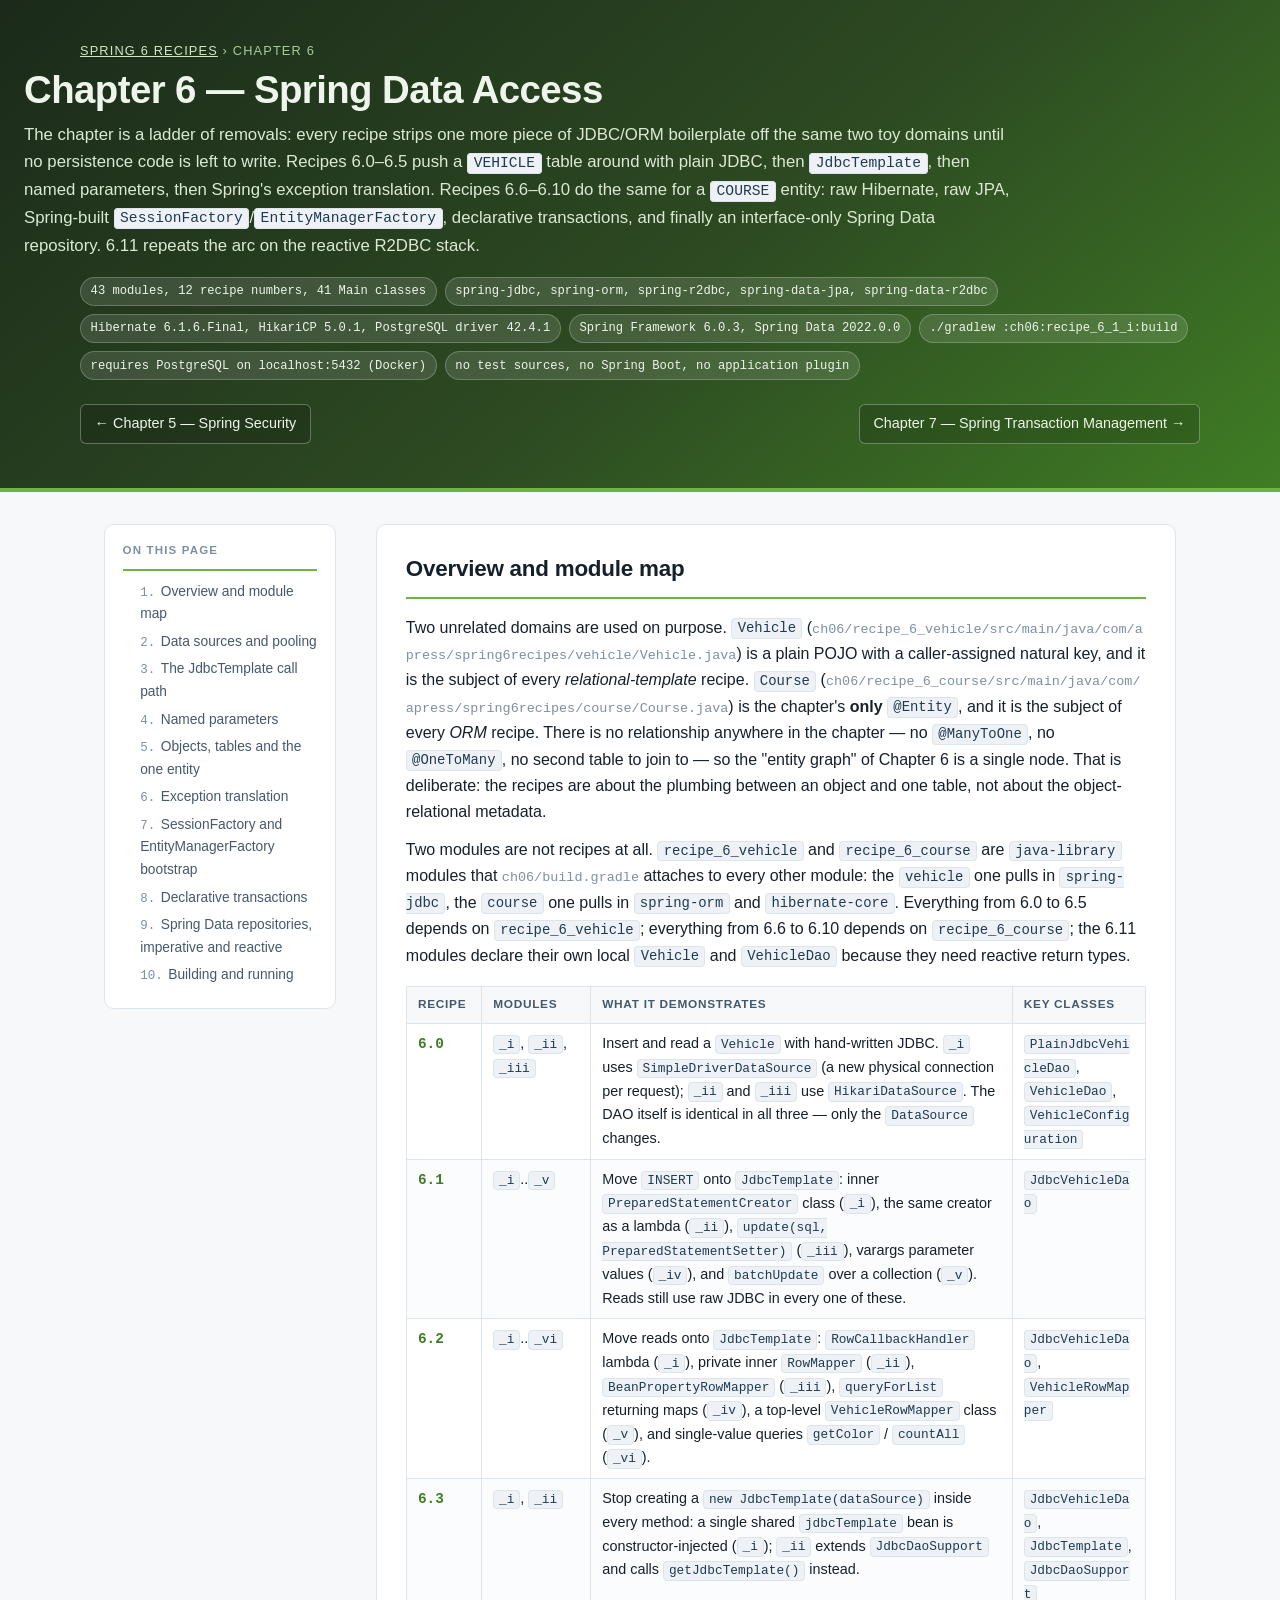
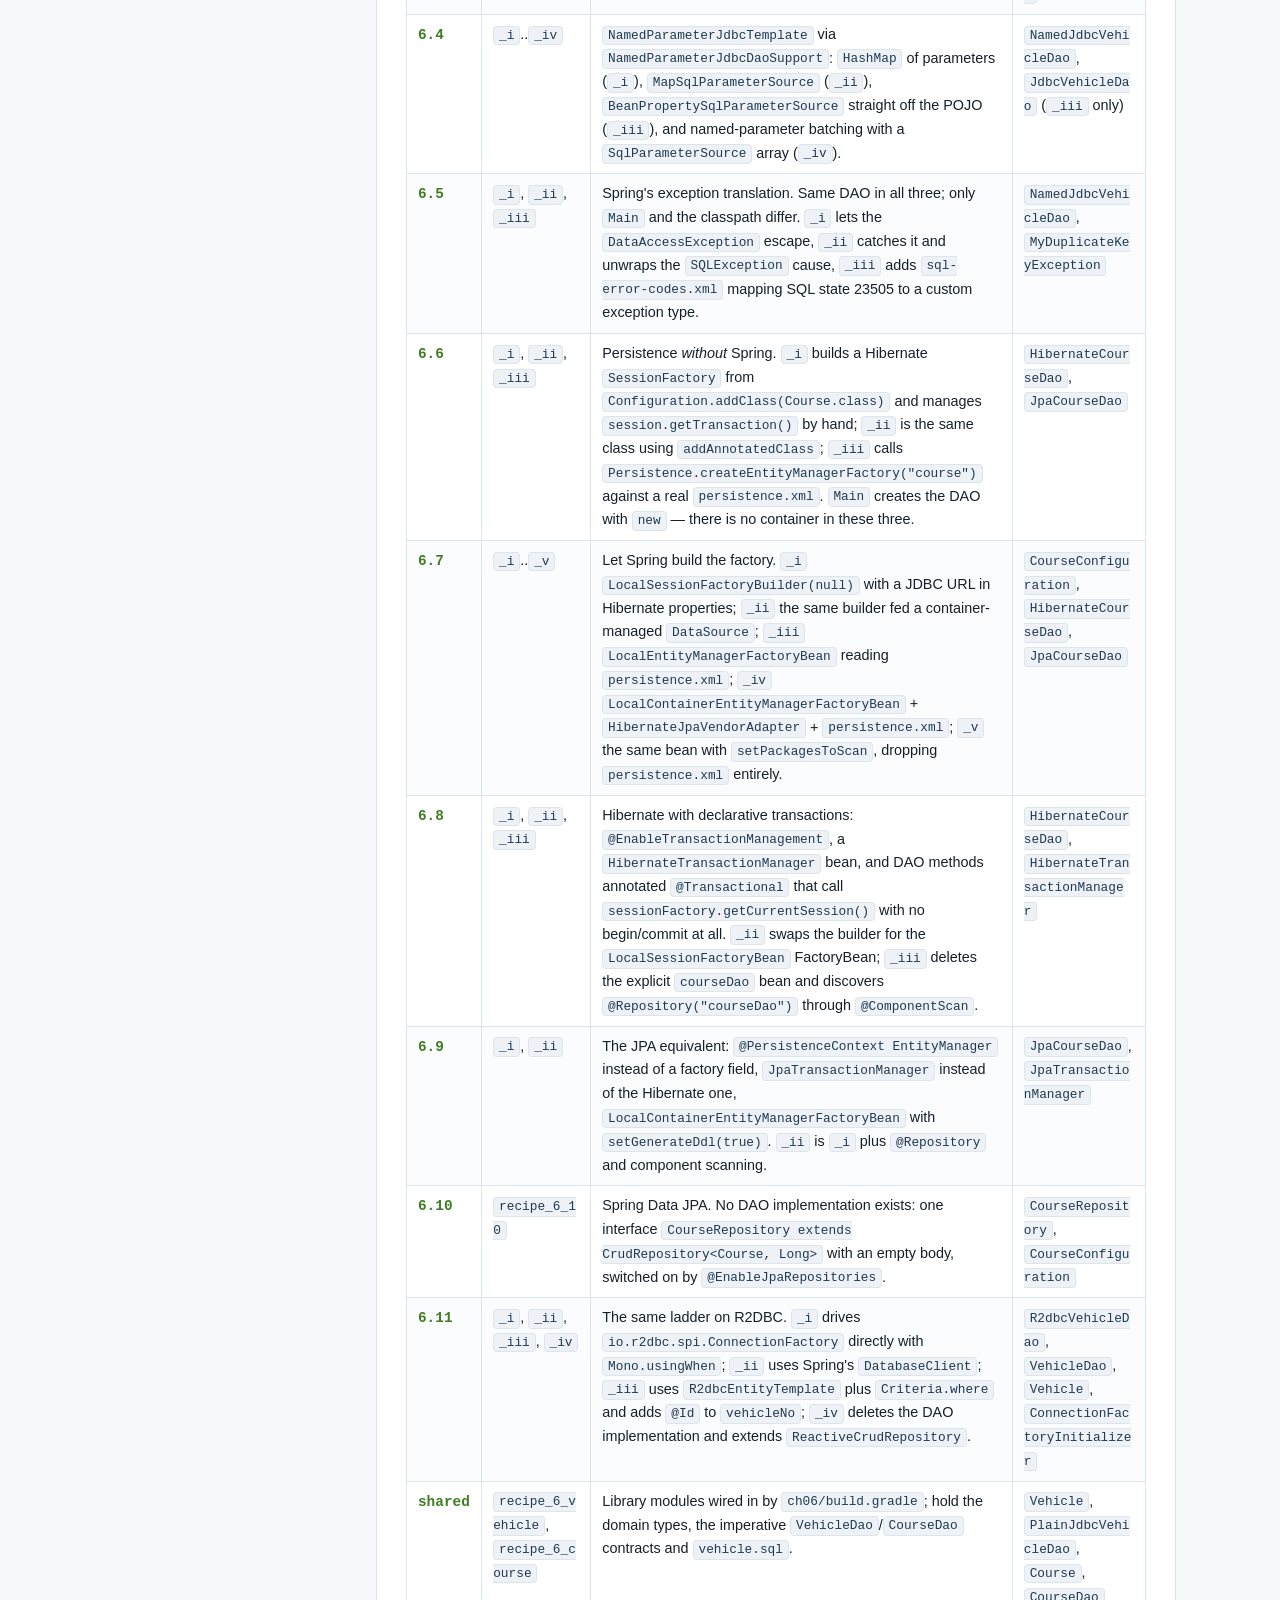
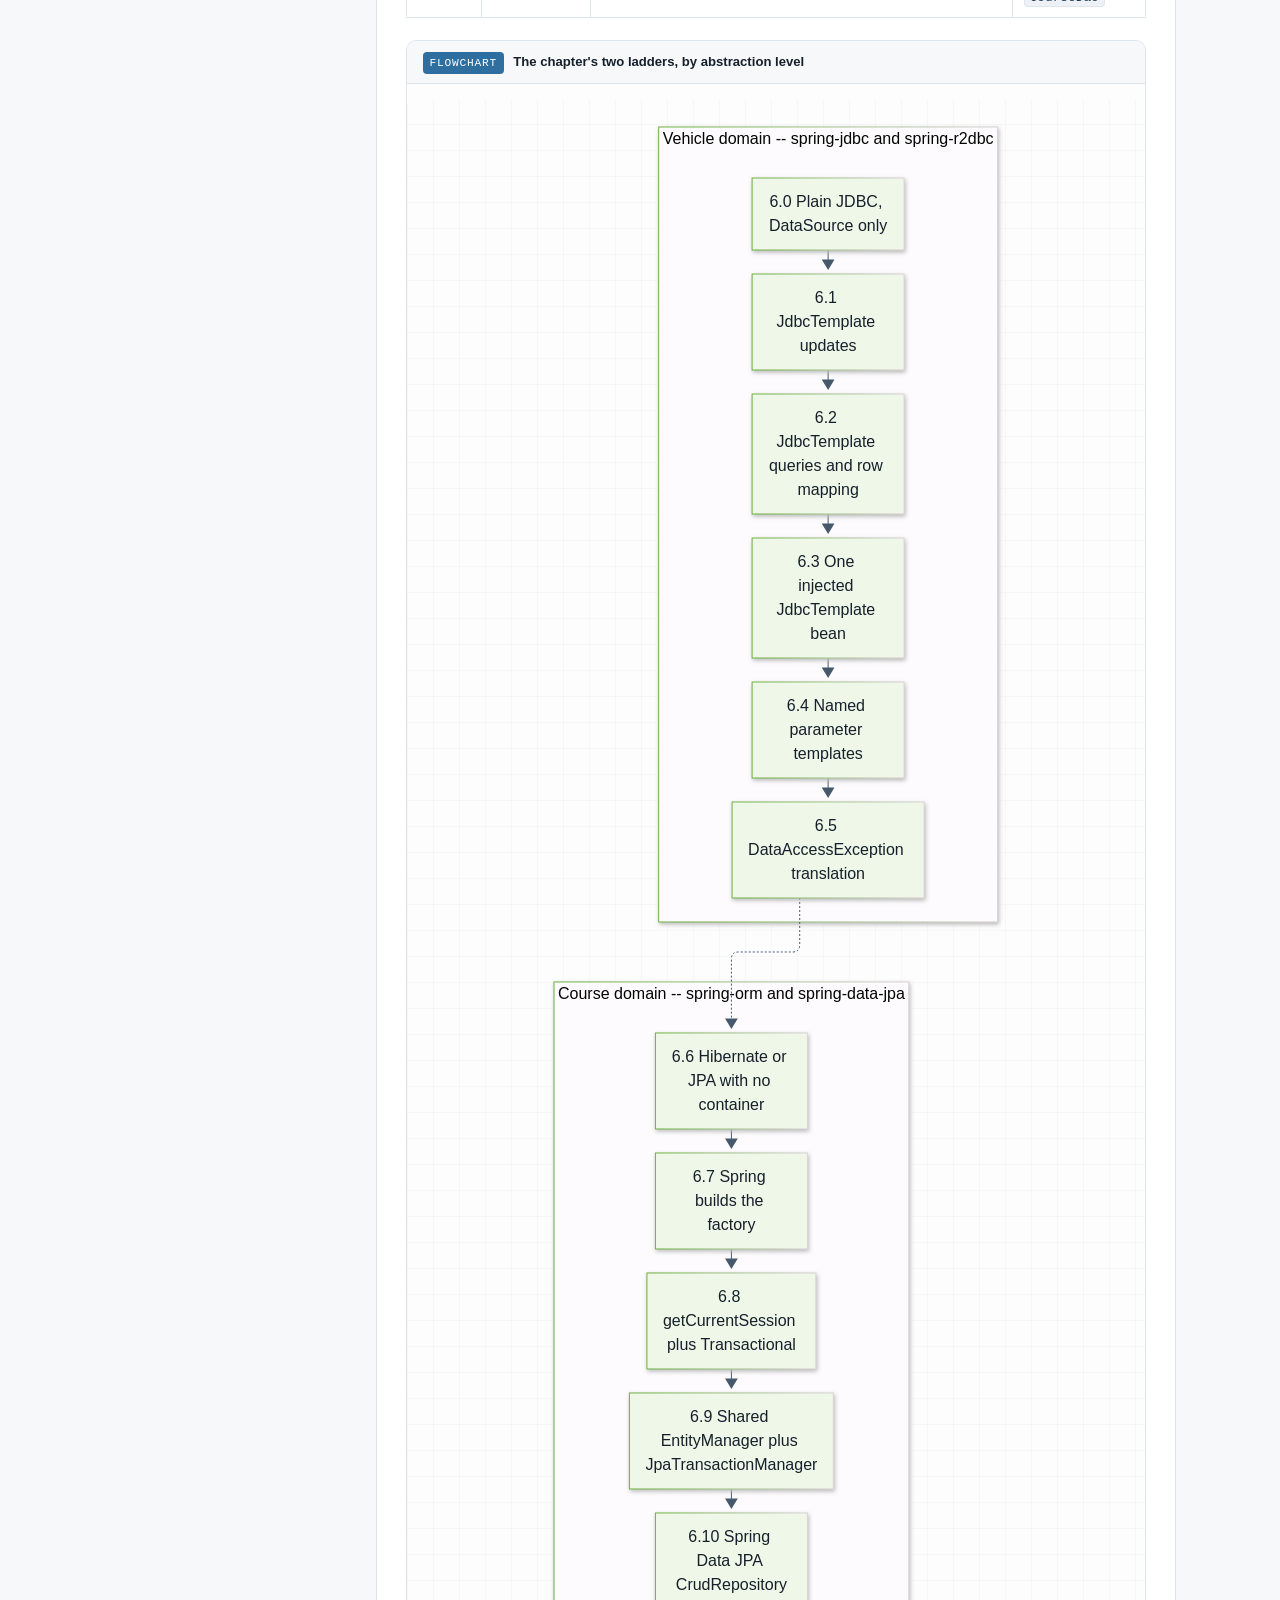
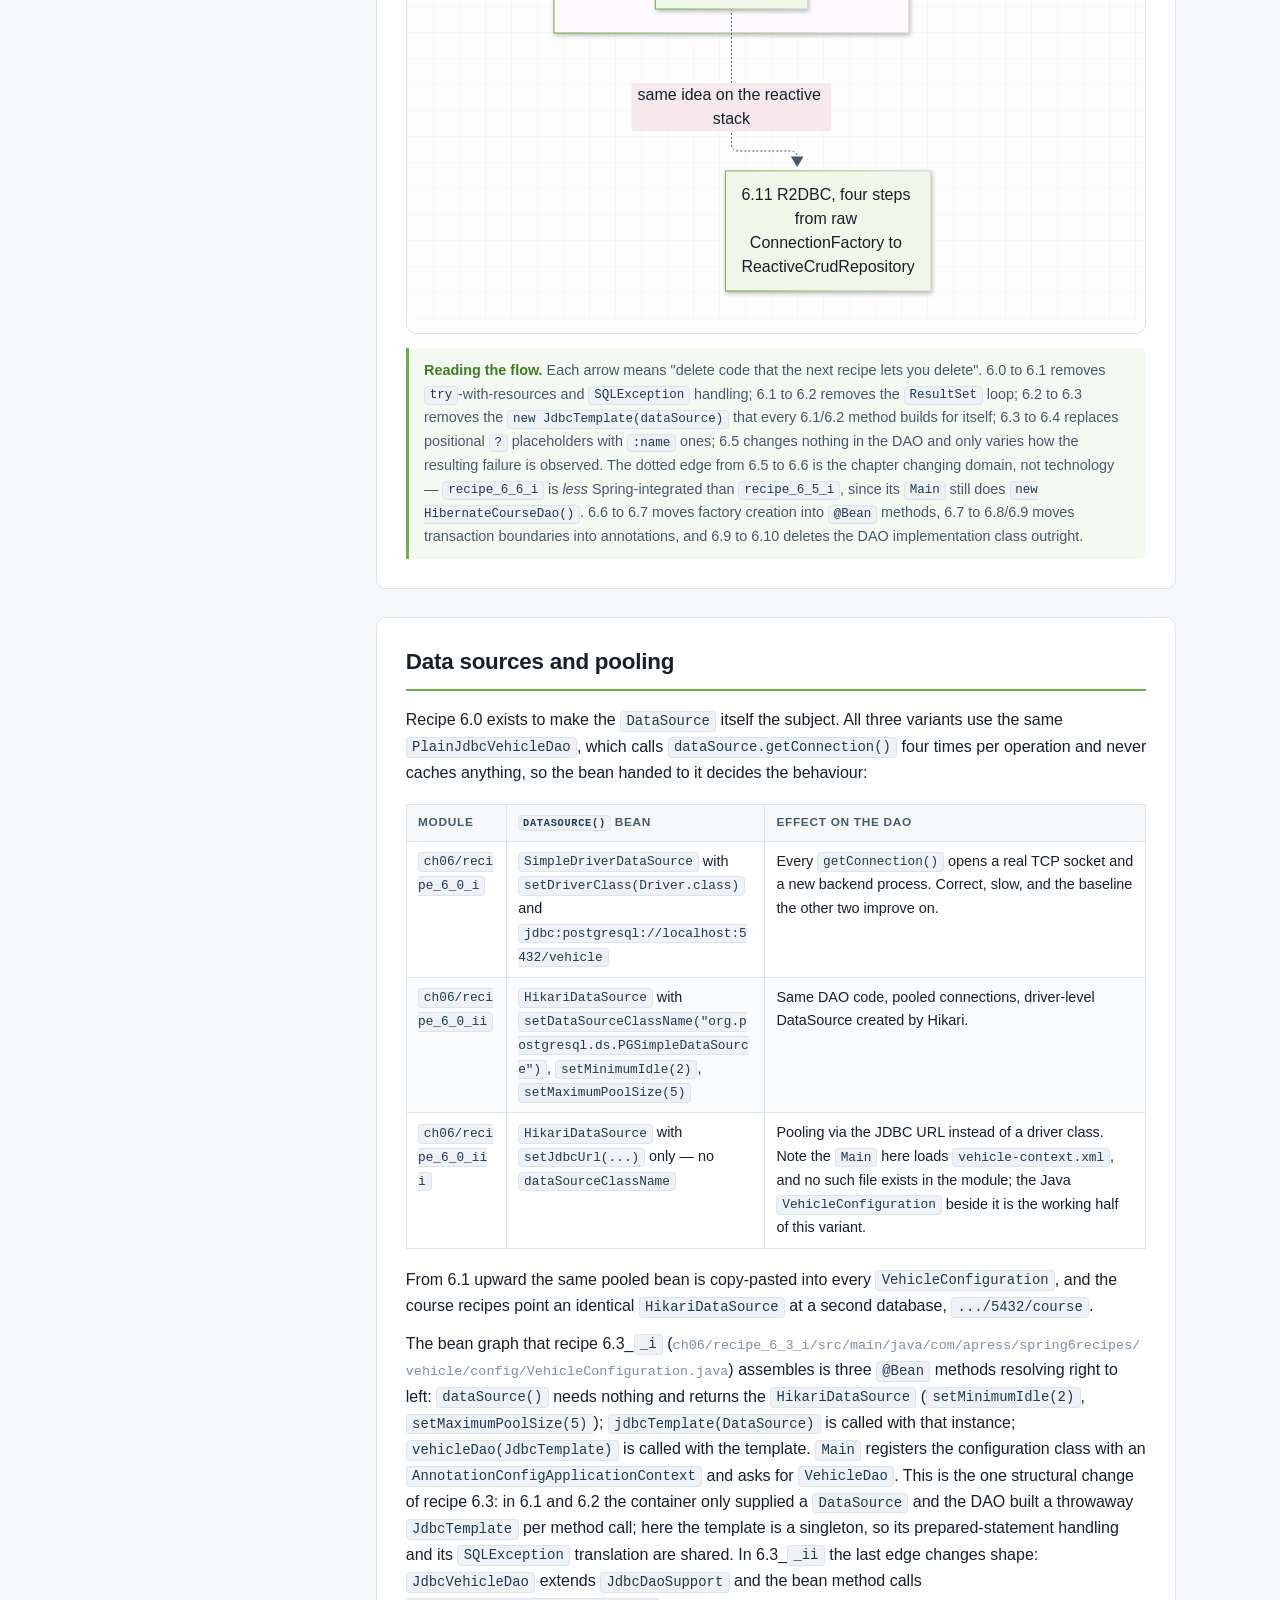
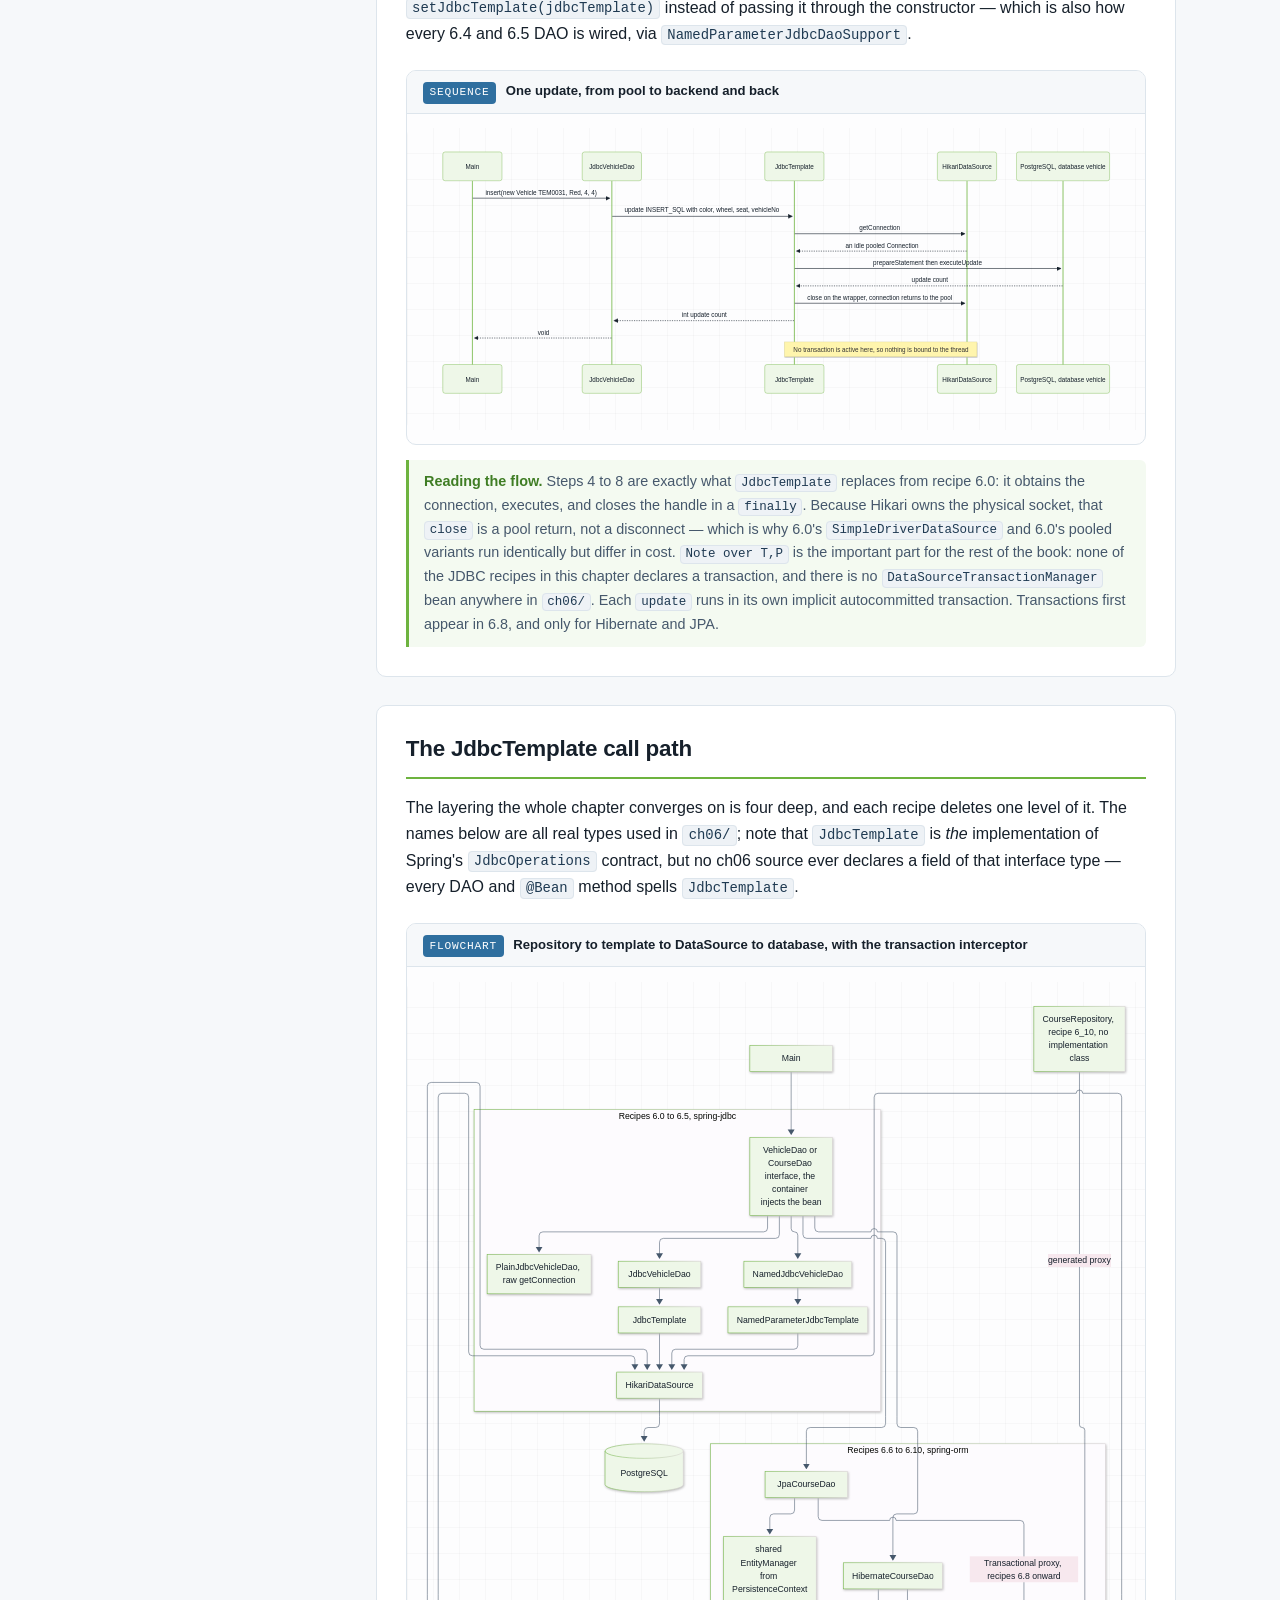
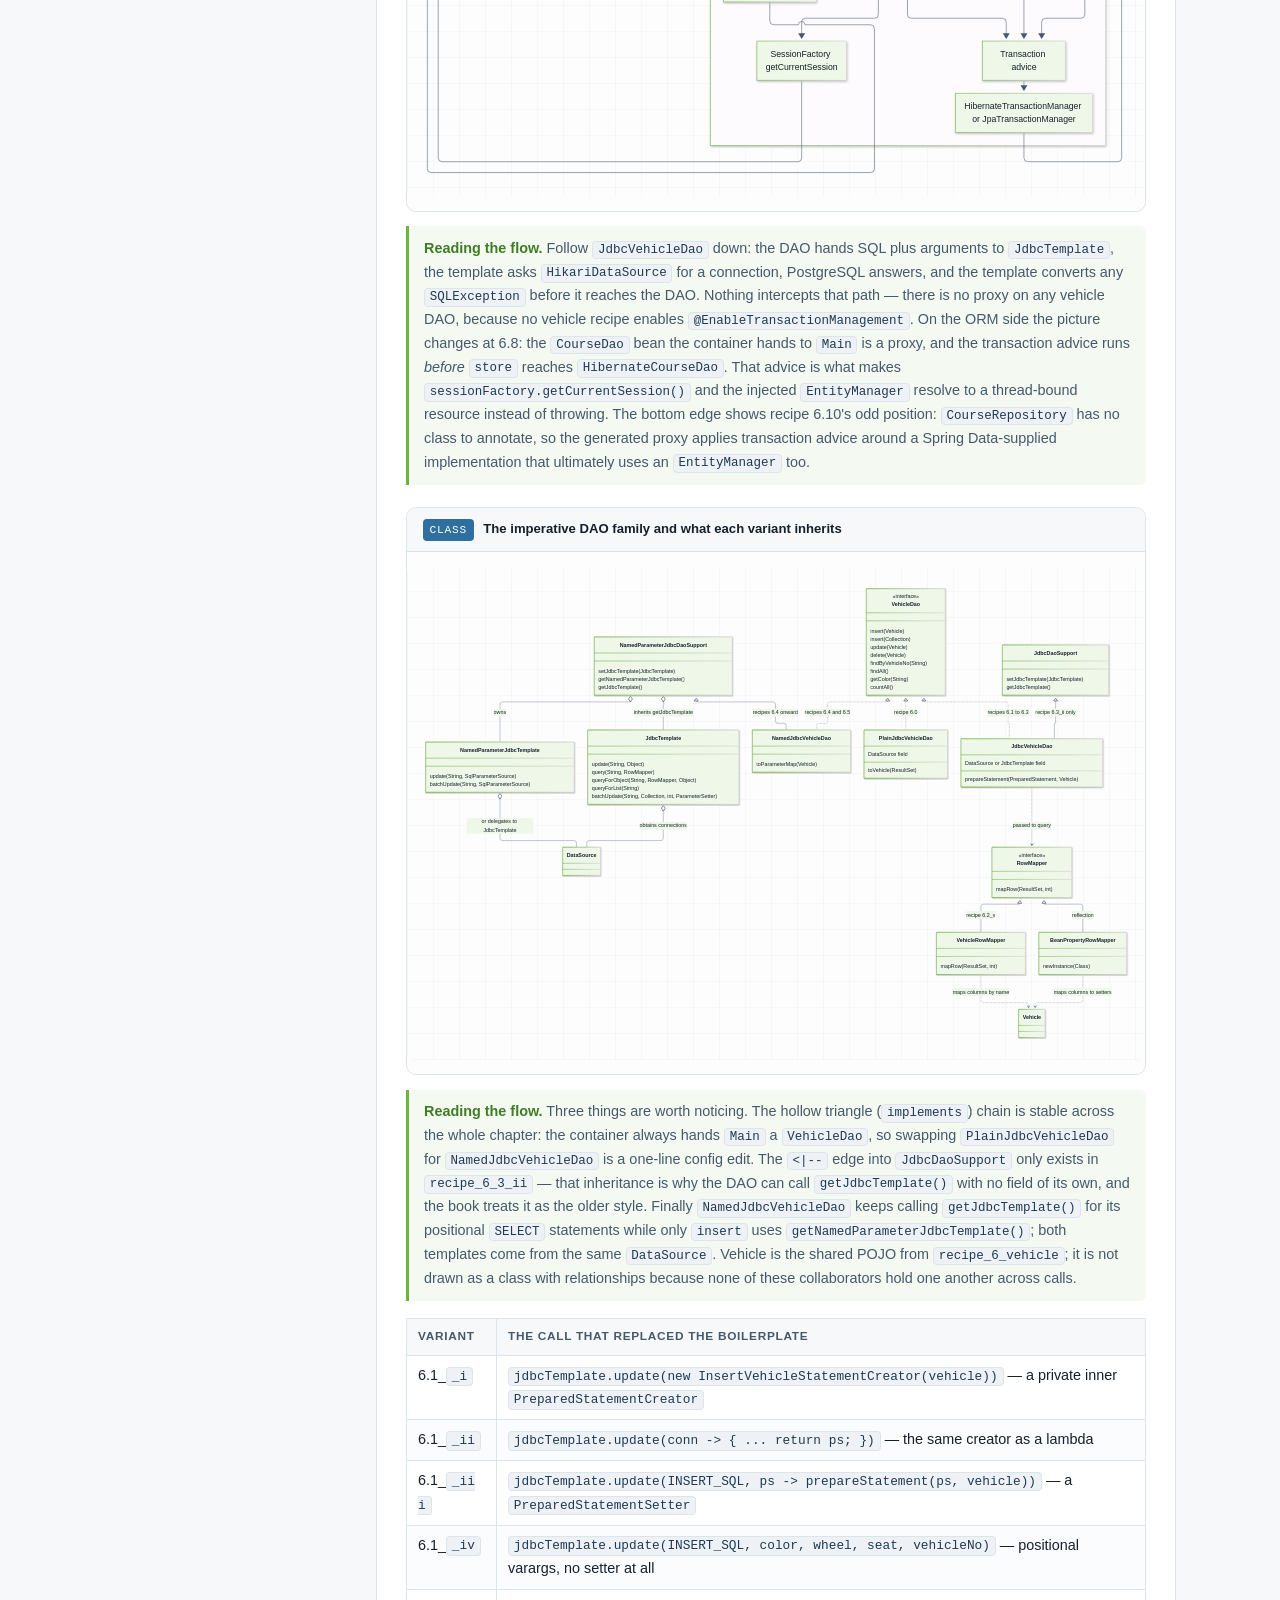
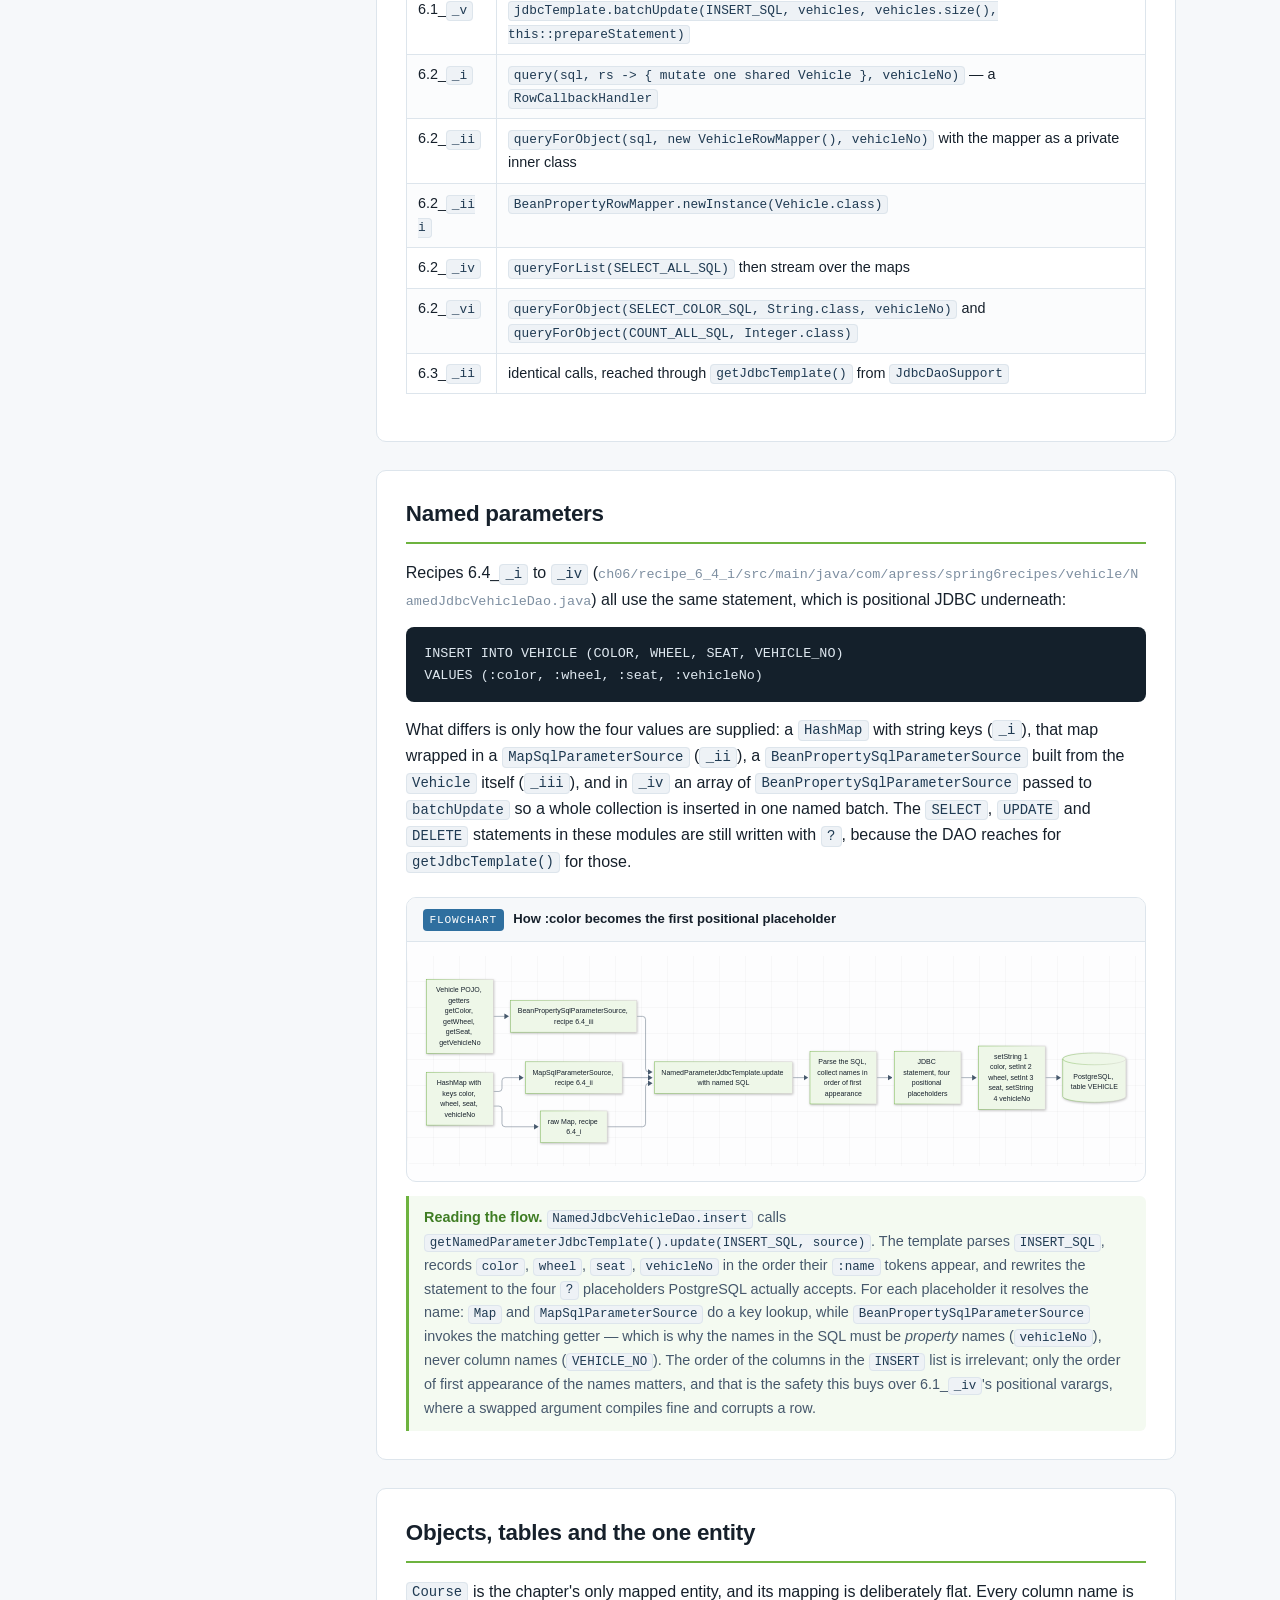
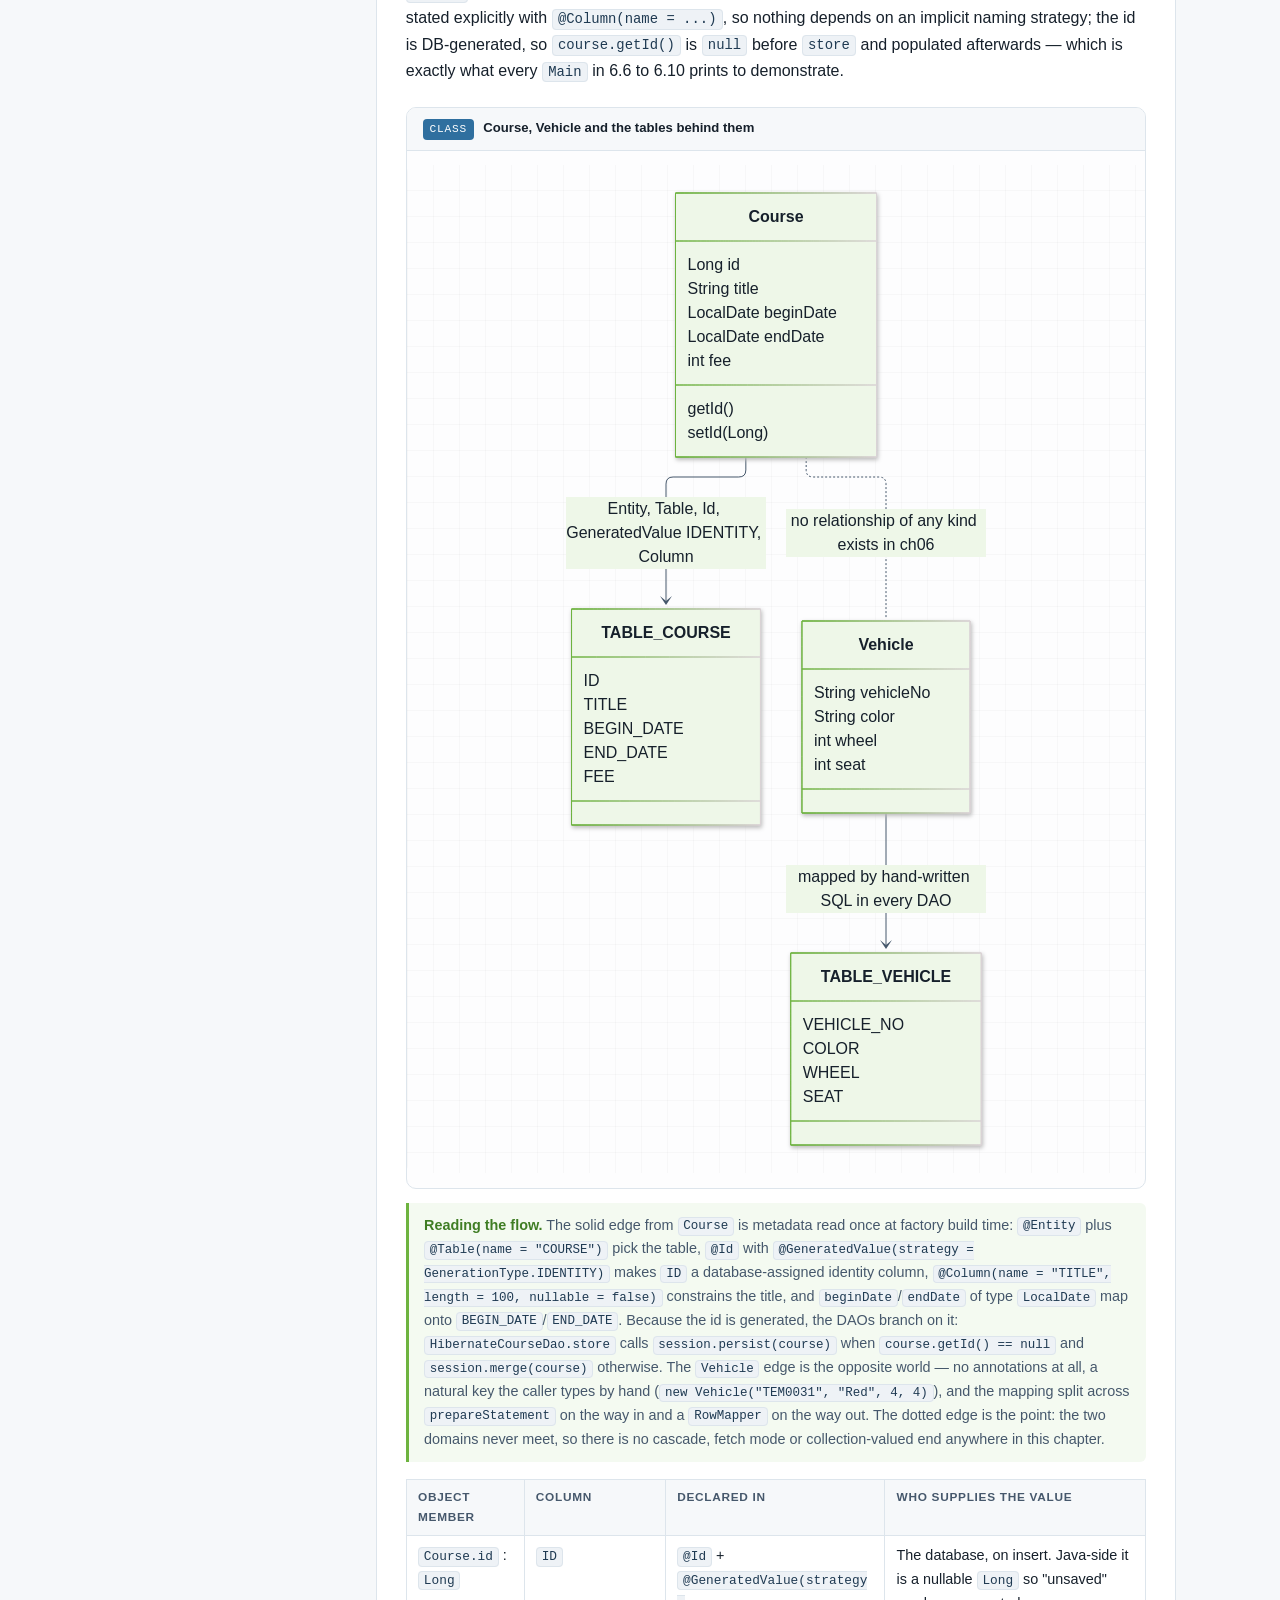
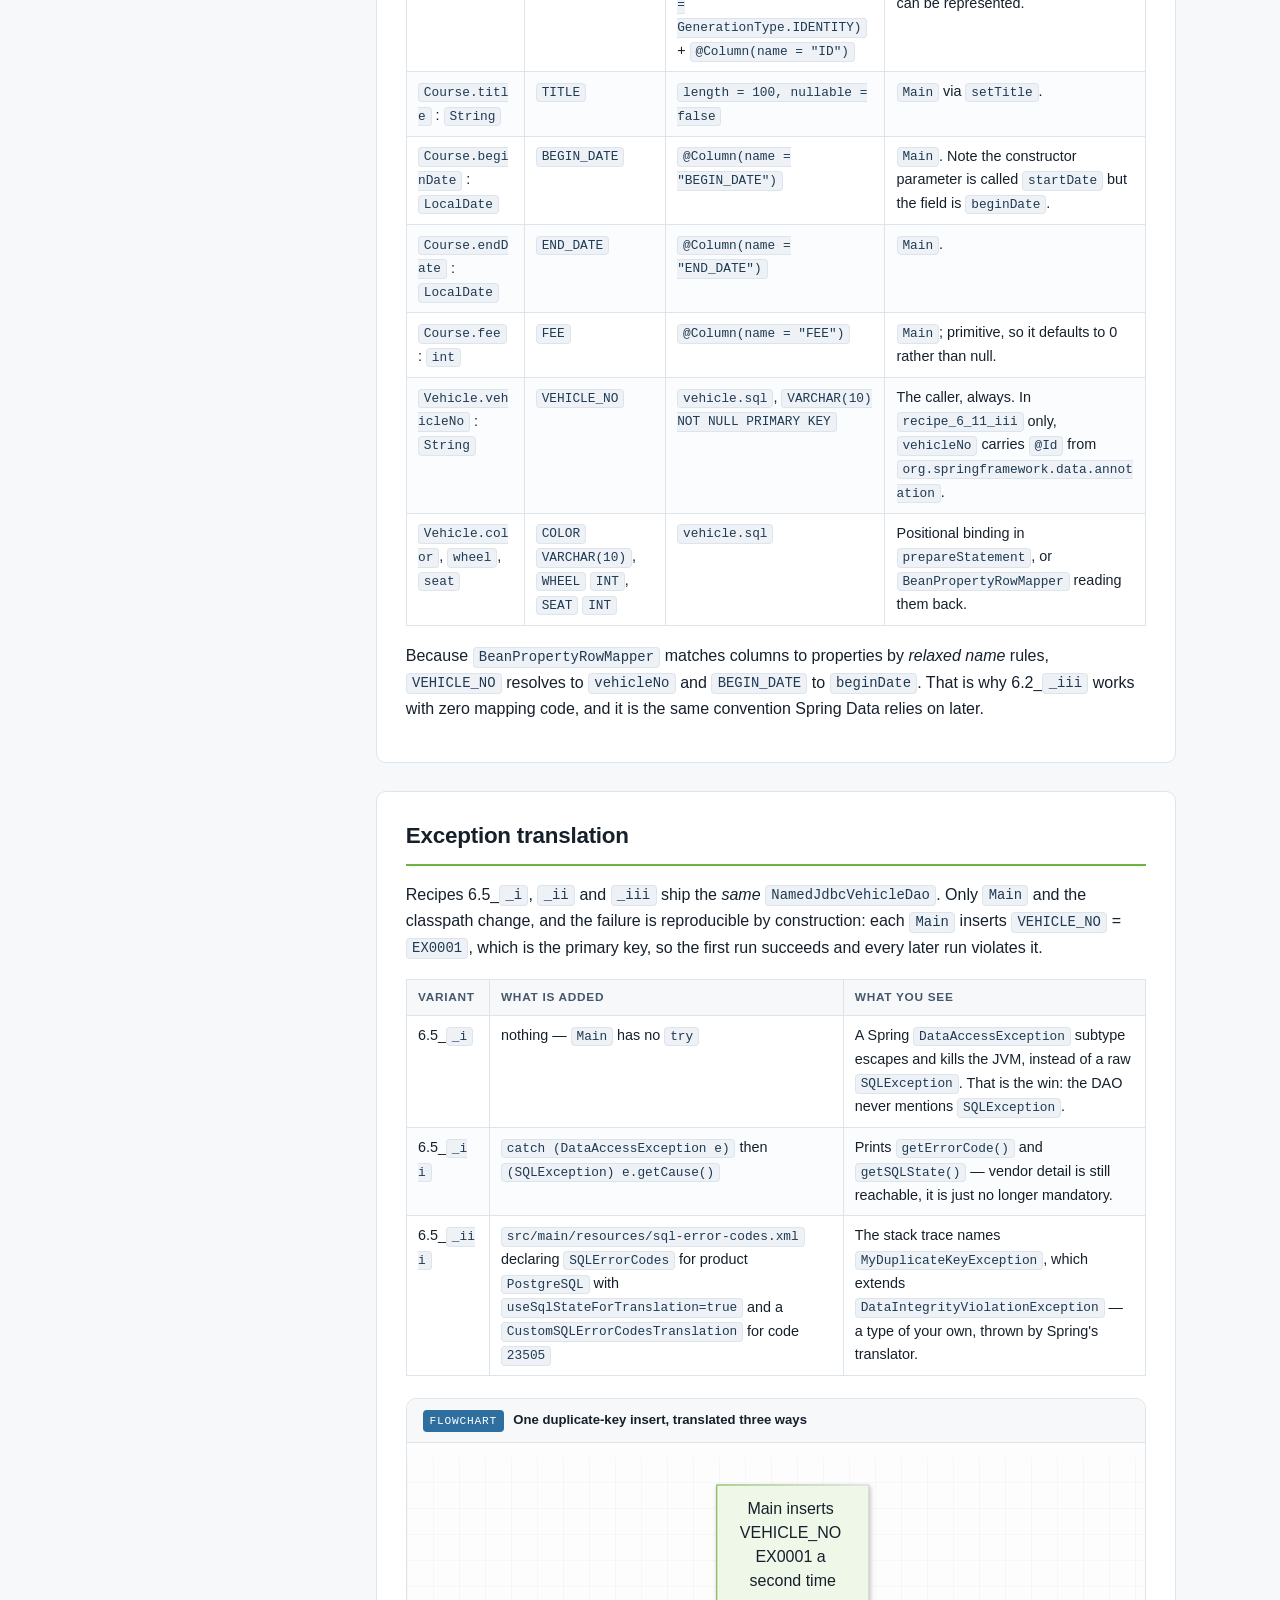
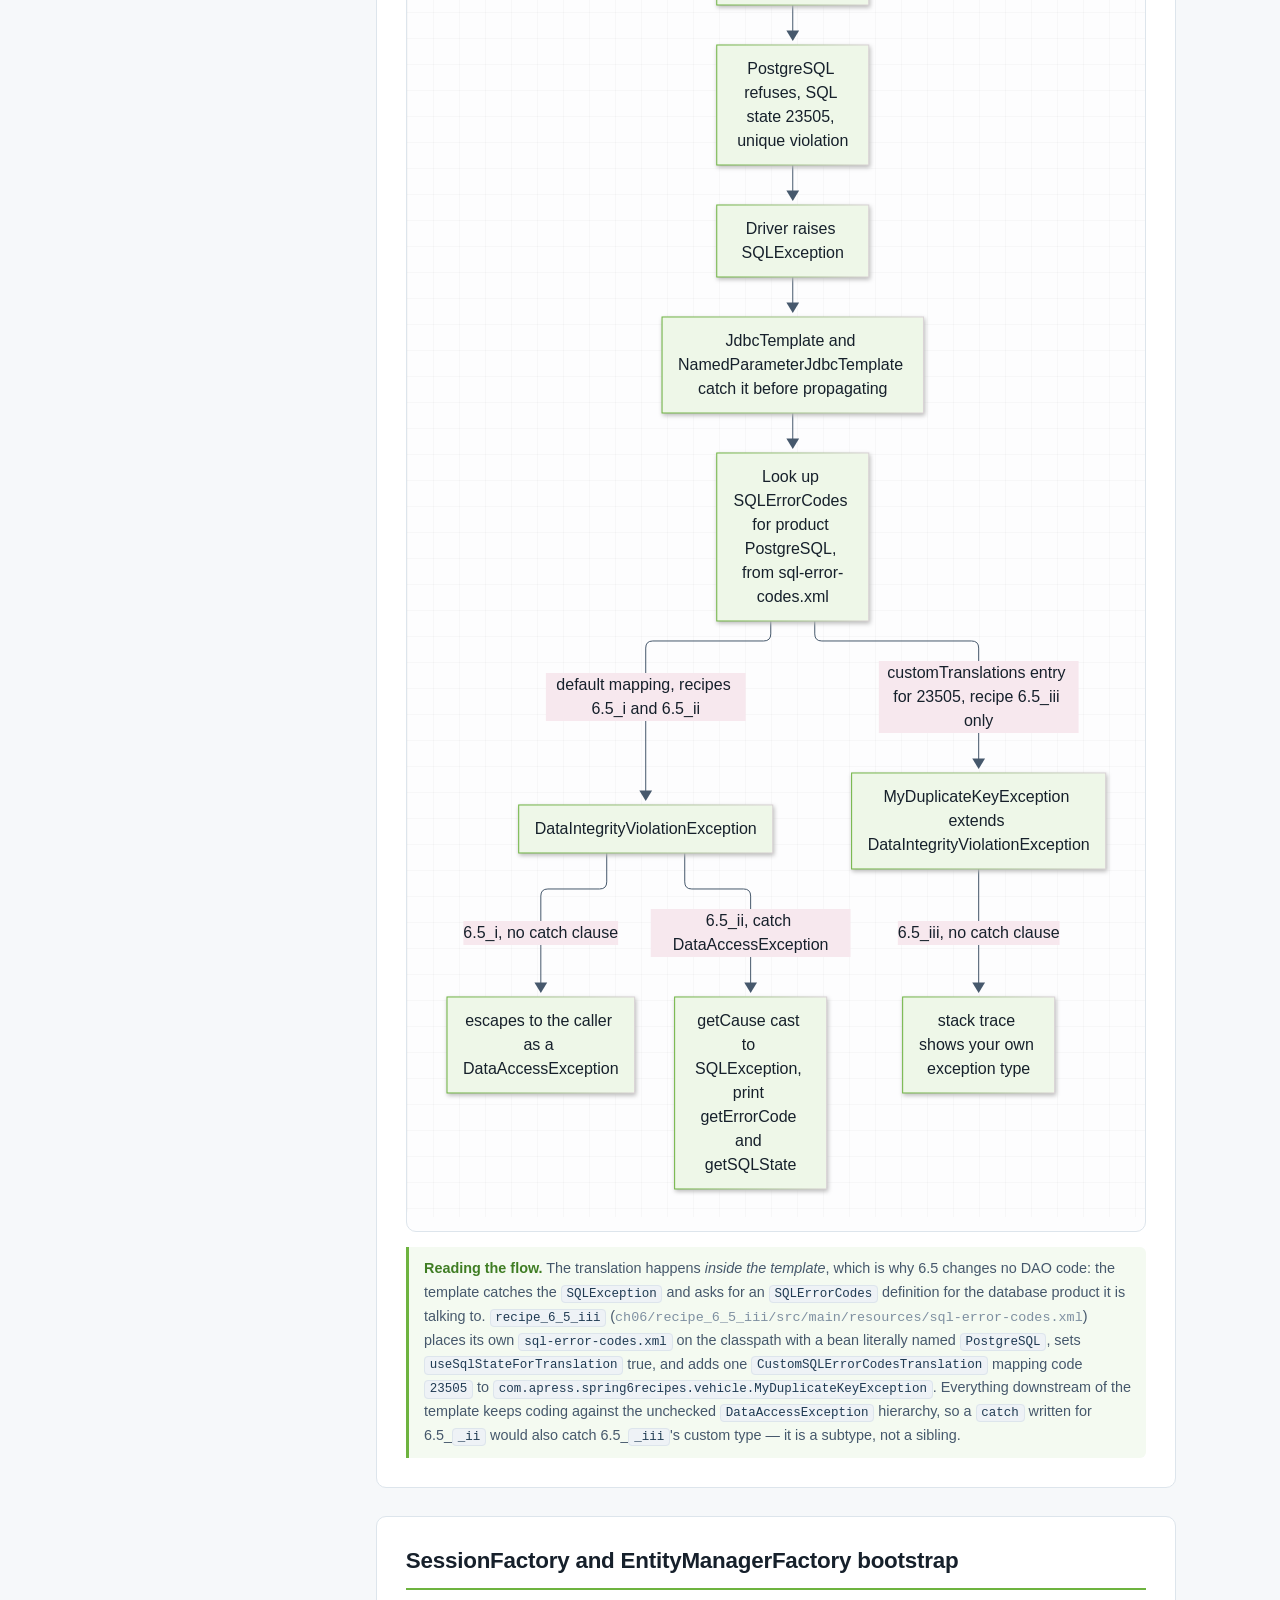
<file: docs/ch06/index.html>
<!DOCTYPE html>
<html lang="en">
<head>
<meta charset="utf-8">
<meta name="viewport" content="width=device-width, initial-scale=1">
<title>Chapter 6 — Spring Data Access — Spring 6 Recipes</title>
<link rel="stylesheet" href="../assets/style.css">
<script src="../assets/mermaid.min.js"></script>
<script>
  mermaid.initialize({
    startOnLoad: true, securityLevel: 'loose', theme: 'base',
    themeVariables: {
      primaryColor: '#eef7e8', primaryBorderColor: '#6db33f', primaryTextColor: '#16202b',
      lineColor: '#46586c', fontFamily: 'Segoe UI, Helvetica, Arial, sans-serif'
    },
    flowchart: { curve: 'basis', htmlLabels: true, useMaxWidth: true },
    sequence: { useMaxWidth: true, showNotes: true }
  });
</script>
</head>
<body>
<header class="masthead">
  <div class="breadcrumb"><a href="../index.html">Spring 6 Recipes</a> &rsaquo; Chapter 6</div>
  <h1>Chapter 6 — Spring Data Access</h1>
  <p class="lede">The chapter is a ladder of removals: every recipe strips one more piece of
  JDBC/ORM boilerplate off the same two toy domains until no persistence code is left to write.
  Recipes 6.0–6.5 push a <code>VEHICLE</code> table around with plain JDBC, then
  <code>JdbcTemplate</code>, then named parameters, then Spring's exception translation. Recipes
  6.6–6.10 do the same for a <code>COURSE</code> entity: raw Hibernate, raw JPA, Spring-built
  <code>SessionFactory</code>/<code>EntityManagerFactory</code>, declarative transactions, and
  finally an interface-only Spring Data repository. 6.11 repeats the arc on the reactive R2DBC
  stack.</p>
  <div class="chip-row">
    <span class="chip">43 modules, 12 recipe numbers, 41 Main classes</span>
    <span class="chip">spring-jdbc, spring-orm, spring-r2dbc, spring-data-jpa, spring-data-r2dbc</span>
    <span class="chip">Hibernate 6.1.6.Final, HikariCP 5.0.1, PostgreSQL driver 42.4.1</span>
    <span class="chip">Spring Framework 6.0.3, Spring Data 2022.0.0</span>
    <span class="chip">./gradlew :ch06:recipe_6_1_i:build</span>
    <span class="chip">requires PostgreSQL on localhost:5432 (Docker)</span>
    <span class="chip">no test sources, no Spring Boot, no application plugin</span>
  </div>
  <nav class="pager">
    <a href="../ch05/index.html">&larr; Chapter 5 — Spring Security</a>
    <a href="../ch07/index.html">Chapter 7 — Spring Transaction Management &rarr;</a>
  </nav>
</header>
<div class="shell">
  <aside class="toc"><h2>On this page</h2><ol>
    <li><a href="#overview">Overview and module map</a></li>
    <li><a href="#datasources">Data sources and pooling</a></li>
    <li><a href="#jdbctemplate">The JdbcTemplate call path</a></li>
    <li><a href="#namedparams">Named parameters</a></li>
    <li><a href="#mapping">Objects, tables and the one entity</a></li>
    <li><a href="#exceptions">Exception translation</a></li>
    <li><a href="#ormbootstrap">SessionFactory and EntityManagerFactory bootstrap</a></li>
    <li><a href="#transactions">Declarative transactions</a></li>
    <li><a href="#repositories">Spring Data repositories, imperative and reactive</a></li>
    <li><a href="#running">Building and running</a></li>
  </ol></aside>
  <article>

    <section id="overview">
      <h2>Overview and module map</h2>
      <p>Two unrelated domains are used on purpose. <code>Vehicle</code>
      (<span class="path">ch06/recipe_6_vehicle/src/main/java/com/apress/spring6recipes/vehicle/Vehicle.java</span>)
      is a plain POJO with a caller-assigned natural key, and it is the subject of every
      <em>relational-template</em> recipe. <code>Course</code>
      (<span class="path">ch06/recipe_6_course/src/main/java/com/apress/spring6recipes/course/Course.java</span>)
      is the chapter's <strong>only</strong> <code>@Entity</code>, and it is the subject of every
      <em>ORM</em> recipe. There is no relationship anywhere in the chapter — no
      <code>@ManyToOne</code>, no <code>@OneToMany</code>, no second table to join to — so the
      "entity graph" of Chapter 6 is a single node. That is deliberate: the recipes are about the
      plumbing between an object and one table, not about the object-relational metadata.</p>
      <p>Two modules are not recipes at all. <code>recipe_6_vehicle</code> and
      <code>recipe_6_course</code> are <code>java-library</code> modules that
      <span class="path">ch06/build.gradle</span> attaches to every other module: the
      <code>vehicle</code> one pulls in <code>spring-jdbc</code>, the <code>course</code> one pulls
      in <code>spring-orm</code> and <code>hibernate-core</code>. Everything from 6.0 to 6.5 depends
      on <code>recipe_6_vehicle</code>; everything from 6.6 to 6.10 depends on
      <code>recipe_6_course</code>; the 6.11 modules declare their own local <code>Vehicle</code>
      and <code>VehicleDao</code> because they need reactive return types.</p>

      <table>
        <thead><tr><th>Recipe</th><th>Modules</th><th>What it demonstrates</th><th>Key classes</th></tr></thead>
        <tbody>
          <tr><td><span class="num">6.0</span></td><td><code>_i</code>, <code>_ii</code>, <code>_iii</code></td>
            <td>Insert and read a <code>Vehicle</code> with hand-written JDBC. <code>_i</code> uses
              <code>SimpleDriverDataSource</code> (a new physical connection per request);
              <code>_ii</code> and <code>_iii</code> use <code>HikariDataSource</code>. The DAO
              itself is identical in all three — only the <code>DataSource</code> changes.</td>
            <td><code>PlainJdbcVehicleDao</code>, <code>VehicleDao</code>, <code>VehicleConfiguration</code></td></tr>
          <tr><td><span class="num">6.1</span></td><td><code>_i</code>..<code>_v</code></td>
            <td>Move <code>INSERT</code> onto <code>JdbcTemplate</code>: inner
              <code>PreparedStatementCreator</code> class (<code>_i</code>), the same creator as a
              lambda (<code>_ii</code>), <code>update(sql, PreparedStatementSetter)</code>
              (<code>_iii</code>), varargs parameter values (<code>_iv</code>), and
              <code>batchUpdate</code> over a collection (<code>_v</code>). Reads still use raw
              JDBC in every one of these.</td>
            <td><code>JdbcVehicleDao</code></td></tr>
          <tr><td><span class="num">6.2</span></td><td><code>_i</code>..<code>_vi</code></td>
            <td>Move reads onto <code>JdbcTemplate</code>: <code>RowCallbackHandler</code> lambda
              (<code>_i</code>), private inner <code>RowMapper</code> (<code>_ii</code>),
              <code>BeanPropertyRowMapper</code> (<code>_iii</code>), <code>queryForList</code>
              returning maps (<code>_iv</code>), a top-level <code>VehicleRowMapper</code> class
              (<code>_v</code>), and single-value queries <code>getColor</code> /
              <code>countAll</code> (<code>_vi</code>).</td>
            <td><code>JdbcVehicleDao</code>, <code>VehicleRowMapper</code></td></tr>
          <tr><td><span class="num">6.3</span></td><td><code>_i</code>, <code>_ii</code></td>
            <td>Stop creating a <code>new JdbcTemplate(dataSource)</code> inside every method: a
              single shared <code>jdbcTemplate</code> bean is constructor-injected
              (<code>_i</code>); <code>_ii</code> extends <code>JdbcDaoSupport</code> and calls
              <code>getJdbcTemplate()</code> instead.</td>
            <td><code>JdbcVehicleDao</code>, <code>JdbcTemplate</code>, <code>JdbcDaoSupport</code></td></tr>
          <tr><td><span class="num">6.4</span></td><td><code>_i</code>..<code>_iv</code></td>
            <td><code>NamedParameterJdbcTemplate</code> via
              <code>NamedParameterJdbcDaoSupport</code>: <code>HashMap</code> of parameters
              (<code>_i</code>), <code>MapSqlParameterSource</code> (<code>_ii</code>),
              <code>BeanPropertySqlParameterSource</code> straight off the POJO
              (<code>_iii</code>), and named-parameter batching with a
              <code>SqlParameterSource</code> array (<code>_iv</code>).</td>
            <td><code>NamedJdbcVehicleDao</code>, <code>JdbcVehicleDao</code> (<code>_iii</code> only)</td></tr>
          <tr><td><span class="num">6.5</span></td><td><code>_i</code>, <code>_ii</code>, <code>_iii</code></td>
            <td>Spring's exception translation. Same DAO in all three; only <code>Main</code> and
              the classpath differ. <code>_i</code> lets the <code>DataAccessException</code>
              escape, <code>_ii</code> catches it and unwraps the <code>SQLException</code> cause,
              <code>_iii</code> adds <code>sql-error-codes.xml</code> mapping SQL state 23505 to a
              custom exception type.</td>
            <td><code>NamedJdbcVehicleDao</code>, <code>MyDuplicateKeyException</code></td></tr>
          <tr><td><span class="num">6.6</span></td><td><code>_i</code>, <code>_ii</code>, <code>_iii</code></td>
            <td>Persistence <em>without</em> Spring. <code>_i</code> builds a Hibernate
              <code>SessionFactory</code> from <code>Configuration.addClass(Course.class)</code>
              and manages <code>session.getTransaction()</code> by hand; <code>_ii</code> is the
              same class using <code>addAnnotatedClass</code>; <code>_iii</code> calls
              <code>Persistence.createEntityManagerFactory("course")</code> against a real
              <code>persistence.xml</code>. <code>Main</code> creates the DAO with <code>new</code>
              — there is no container in these three.</td>
            <td><code>HibernateCourseDao</code>, <code>JpaCourseDao</code></td></tr>
          <tr><td><span class="num">6.7</span></td><td><code>_i</code>..<code>_v</code></td>
            <td>Let Spring build the factory. <code>_i</code>
              <code>LocalSessionFactoryBuilder(null)</code> with a JDBC URL in Hibernate properties;
              <code>_ii</code> the same builder fed a container-managed <code>DataSource</code>;
              <code>_iii</code> <code>LocalEntityManagerFactoryBean</code> reading
              <code>persistence.xml</code>; <code>_iv</code>
              <code>LocalContainerEntityManagerFactoryBean</code> +
              <code>HibernateJpaVendorAdapter</code> + <code>persistence.xml</code>;
              <code>_v</code> the same bean with <code>setPackagesToScan</code>, dropping
              <code>persistence.xml</code> entirely.</td>
            <td><code>CourseConfiguration</code>, <code>HibernateCourseDao</code>, <code>JpaCourseDao</code></td></tr>
          <tr><td><span class="num">6.8</span></td><td><code>_i</code>, <code>_ii</code>, <code>_iii</code></td>
            <td>Hibernate with declarative transactions: <code>@EnableTransactionManagement</code>,
              a <code>HibernateTransactionManager</code> bean, and DAO methods annotated
              <code>@Transactional</code> that call <code>sessionFactory.getCurrentSession()</code>
              with no begin/commit at all. <code>_ii</code> swaps the builder for the
              <code>LocalSessionFactoryBean</code> FactoryBean; <code>_iii</code> deletes the
              explicit <code>courseDao</code> bean and discovers <code>@Repository("courseDao")</code>
              through <code>@ComponentScan</code>.</td>
            <td><code>HibernateCourseDao</code>, <code>HibernateTransactionManager</code></td></tr>
          <tr><td><span class="num">6.9</span></td><td><code>_i</code>, <code>_ii</code></td>
            <td>The JPA equivalent: <code>@PersistenceContext EntityManager</code> instead of a
              factory field, <code>JpaTransactionManager</code> instead of the Hibernate one,
              <code>LocalContainerEntityManagerFactoryBean</code> with
              <code>setGenerateDdl(true)</code>. <code>_ii</code> is <code>_i</code> plus
              <code>@Repository</code> and component scanning.</td>
            <td><code>JpaCourseDao</code>, <code>JpaTransactionManager</code></td></tr>
          <tr><td><span class="num">6.10</span></td><td><code>recipe_6_10</code></td>
            <td>Spring Data JPA. No DAO implementation exists: one interface
              <code>CourseRepository extends CrudRepository&lt;Course, Long&gt;</code> with an empty
              body, switched on by <code>@EnableJpaRepositories</code>.</td>
            <td><code>CourseRepository</code>, <code>CourseConfiguration</code></td></tr>
          <tr><td><span class="num">6.11</span></td><td><code>_i</code>, <code>_ii</code>, <code>_iii</code>, <code>_iv</code></td>
            <td>The same ladder on R2DBC. <code>_i</code> drives
              <code>io.r2dbc.spi.ConnectionFactory</code> directly with
              <code>Mono.usingWhen</code>; <code>_ii</code> uses Spring's
              <code>DatabaseClient</code>; <code>_iii</code> uses
              <code>R2dbcEntityTemplate</code> plus <code>Criteria.where</code> and adds
              <code>@Id</code> to <code>vehicleNo</code>; <code>_iv</code> deletes the DAO
              implementation and extends <code>ReactiveCrudRepository</code>.</td>
            <td><code>R2dbcVehicleDao</code>, <code>VehicleDao</code>, <code>Vehicle</code>, <code>ConnectionFactoryInitializer</code></td></tr>
          <tr><td><span class="num">shared</span></td><td><code>recipe_6_vehicle</code>, <code>recipe_6_course</code></td>
            <td>Library modules wired in by <code>ch06/build.gradle</code>; hold the domain types,
              the imperative <code>VehicleDao</code>/<code>CourseDao</code> contracts and
              <code>vehicle.sql</code>.</td>
            <td><code>Vehicle</code>, <code>PlainJdbcVehicleDao</code>, <code>Course</code>, <code>CourseDao</code></td></tr>
        </tbody>
      </table>

      <figure class="diagram">
        <figcaption><span class="tag">Flowchart</span>
          <span class="dtitle">The chapter's two ladders, by abstraction level</span></figcaption>
        <pre class="mermaid">
flowchart TD
  subgraph VEH["Vehicle domain -- spring-jdbc and spring-r2dbc"]
    r60["6.0 Plain JDBC, DataSource only"] --> r61["6.1 JdbcTemplate updates"]
    r61 --> r62["6.2 JdbcTemplate queries and row mapping"]
    r62 --> r63["6.3 One injected JdbcTemplate bean"]
    r63 --> r64["6.4 Named parameter templates"]
    r64 --> r65["6.5 DataAccessException translation"]
  end
  subgraph CRS["Course domain -- spring-orm and spring-data-jpa"]
    r66["6.6 Hibernate or JPA with no container"] --> r67["6.7 Spring builds the factory"]
    r67 --> r68["6.8 getCurrentSession plus Transactional"]
    r68 --> r69["6.9 Shared EntityManager plus JpaTransactionManager"]
    r69 --> r610["6.10 Spring Data JPA CrudRepository"]
  end
  r65 -.-> r66
  r610 -.->|"same idea on the reactive stack"| r611["6.11 R2DBC, four steps from raw ConnectionFactory to ReactiveCrudRepository"]
  r65 ~~~ r611
        </pre>
      </figure>
      <p class="reading"><strong>Reading the flow.</strong> Each arrow means "delete code that the
      next recipe lets you delete". 6.0 to 6.1 removes <code>try</code>-with-resources and
      <code>SQLException</code> handling; 6.1 to 6.2 removes the <code>ResultSet</code> loop;
      6.2 to 6.3 removes the <code>new JdbcTemplate(dataSource)</code> that every 6.1/6.2 method
      builds for itself; 6.3 to 6.4 replaces positional <code>?</code> placeholders with
      <code>:name</code> ones; 6.5 changes nothing in the DAO and only varies how the resulting
      failure is observed. The dotted edge from 6.5 to 6.6 is the chapter changing domain, not
      technology — <code>recipe_6_6_i</code> is <em>less</em> Spring-integrated than
      <code>recipe_6_5_i</code>, since its <code>Main</code> still does
      <code>new HibernateCourseDao()</code>. 6.6 to 6.7 moves factory creation into
      <code>@Bean</code> methods, 6.7 to 6.8/6.9 moves transaction boundaries into annotations, and
      6.9 to 6.10 deletes the DAO implementation class outright.</p>
    </section>

    <section id="datasources">
      <h2>Data sources and pooling</h2>
      <p>Recipe 6.0 exists to make the <code>DataSource</code> itself the subject. All three
      variants use the same <code>PlainJdbcVehicleDao</code>, which calls
      <code>dataSource.getConnection()</code> four times per operation and never caches anything, so
      the bean handed to it decides the behaviour:</p>
      <table>
        <thead><tr><th>Module</th><th><code>dataSource()</code> bean</th><th>Effect on the DAO</th></tr></thead>
        <tbody>
          <tr><td><code>ch06/recipe_6_0_i</code></td>
            <td><code>SimpleDriverDataSource</code> with <code>setDriverClass(Driver.class)</code>
              and <code>jdbc:postgresql://localhost:5432/vehicle</code></td>
            <td>Every <code>getConnection()</code> opens a real TCP socket and a new backend
              process. Correct, slow, and the baseline the other two improve on.</td></tr>
          <tr><td><code>ch06/recipe_6_0_ii</code></td>
            <td><code>HikariDataSource</code> with <code>setDataSourceClassName("org.postgresql.ds.PGSimpleDataSource")</code>,
              <code>setMinimumIdle(2)</code>, <code>setMaximumPoolSize(5)</code></td>
            <td>Same DAO code, pooled connections, driver-level DataSource created by Hikari.</td></tr>
          <tr><td><code>ch06/recipe_6_0_iii</code></td>
            <td><code>HikariDataSource</code> with <code>setJdbcUrl(...)</code> only — no
              <code>dataSourceClassName</code></td>
            <td>Pooling via the JDBC URL instead of a driver class. Note the
              <code>Main</code> here loads <code>vehicle-context.xml</code>, and no such file exists
              in the module; the Java <code>VehicleConfiguration</code> beside it is the working
              half of this variant.</td></tr>
        </tbody>
      </table>
      <p>From 6.1 upward the same pooled bean is copy-pasted into every
      <code>VehicleConfiguration</code>, and the course recipes point an identical
      <code>HikariDataSource</code> at a second database, <code>.../5432/course</code>.</p>

      <p>The bean graph that recipe 6.3_<code>_i</code>
      (<span class="path">ch06/recipe_6_3_i/src/main/java/com/apress/spring6recipes/vehicle/config/VehicleConfiguration.java</span>)
      assembles is three <code>@Bean</code> methods resolving right to left:
      <code>dataSource()</code> needs nothing and returns the <code>HikariDataSource</code>
      (<code>setMinimumIdle(2)</code>, <code>setMaximumPoolSize(5)</code>);
      <code>jdbcTemplate(DataSource)</code> is called with that instance;
      <code>vehicleDao(JdbcTemplate)</code> is called with the template. <code>Main</code> registers
      the configuration class with an <code>AnnotationConfigApplicationContext</code> and asks for
      <code>VehicleDao</code>. This is the one structural change of recipe 6.3: in 6.1 and 6.2 the
      container only supplied a <code>DataSource</code> and the DAO built a throwaway
      <code>JdbcTemplate</code> per method call; here the template is a singleton, so its
      prepared-statement handling and its <code>SQLException</code> translation are shared. In
      6.3_<code>_ii</code> the last edge changes shape: <code>JdbcVehicleDao</code> extends
      <code>JdbcDaoSupport</code> and the bean method calls
      <code>setJdbcTemplate(jdbcTemplate)</code> instead of passing it through the constructor —
      which is also how every 6.4 and 6.5 DAO is wired, via
      <code>NamedParameterJdbcDaoSupport</code>.</p>

      <figure class="diagram">
        <figcaption><span class="tag">Sequence</span>
          <span class="dtitle">One update, from pool to backend and back</span></figcaption>
        <pre class="mermaid">
sequenceDiagram
    participant M as Main
    participant D as JdbcVehicleDao
    participant T as JdbcTemplate
    participant P as HikariDataSource
    participant DB as PostgreSQL, database vehicle
    M->>D: insert(new Vehicle TEM0031, Red, 4, 4)
    D->>T: update INSERT_SQL with color, wheel, seat, vehicleNo
    T->>P: getConnection
    P-->>T: an idle pooled Connection
    T->>DB: prepareStatement then executeUpdate
    DB-->>T: update count
    T->>P: close on the wrapper, connection returns to the pool
    T-->>D: int update count
    D-->>M: void
    Note over T,P: No transaction is active here, so nothing is bound to the thread
        </pre>
      </figure>
      <p class="reading"><strong>Reading the flow.</strong> Steps 4 to 8 are exactly what
      <code>JdbcTemplate</code> replaces from recipe 6.0: it obtains the connection, executes, and
      closes the handle in a <code>finally</code>. Because Hikari owns the physical socket, that
      <code>close</code> is a pool return, not a disconnect — which is why 6.0's
      <code>SimpleDriverDataSource</code> and 6.0's pooled variants run identically but differ in
      cost. <code>Note over T,P</code> is the important part for the rest of the book: none of the
      JDBC recipes in this chapter declares a transaction, and there is no
      <code>DataSourceTransactionManager</code> bean anywhere in <code>ch06/</code>. Each
      <code>update</code> runs in its own implicit autocommitted transaction. Transactions first
      appear in 6.8, and only for Hibernate and JPA.</p>
    </section>

    <section id="jdbctemplate">
      <h2>The JdbcTemplate call path</h2>
      <p>The layering the whole chapter converges on is four deep, and each recipe deletes one
      level of it. The names below are all real types used in <code>ch06/</code>; note that
      <code>JdbcTemplate</code> is <em>the</em> implementation of Spring's
      <code>JdbcOperations</code> contract, but no ch06 source ever declares a field of that
      interface type — every DAO and <code>@Bean</code> method spells <code>JdbcTemplate</code>.</p>

      <figure class="diagram">
        <figcaption><span class="tag">Flowchart</span>
          <span class="dtitle">Repository to template to DataSource to database, with the transaction interceptor</span></figcaption>
        <pre class="mermaid">
flowchart TD
  main["Main"] --> ifc["VehicleDao or CourseDao interface, the container injects the bean"]
  subgraph JDBC["Recipes 6.0 to 6.5, spring-jdbc"]
    ifc --> plain["PlainJdbcVehicleDao, raw getConnection"]
    ifc --> jdbcDao["JdbcVehicleDao"]
    ifc --> namedDao["NamedJdbcVehicleDao"]
    jdbcDao --> tpl["JdbcTemplate"]
    namedDao --> ntpl["NamedParameterJdbcTemplate"]
    tpl --> dsrc["HikariDataSource"]
    ntpl --> dsrc
  end
  subgraph ORM["Recipes 6.6 to 6.10, spring-orm"]
    ifc --> hdao["HibernateCourseDao"]
    ifc --> jdao["JpaCourseDao"]
    jdao -->|"Transactional proxy, recipes 6.8 onward"| adv["Transaction advice"]
    hdao --> adv
    adv --> tm["HibernateTransactionManager or JpaTransactionManager"]
    jdao --> em["shared EntityManager from PersistenceContext"]
    hdao --> sf["SessionFactory getCurrentSession"]
    tm --> dsrc
    em --> dsrc
    sf --> dsrc
  end
  dsrc --> pg[("PostgreSQL")]
  repo10["CourseRepository, recipe 6_10, no implementation class"] -->|"generated proxy"| adv
        </pre>
      </figure>
      <p class="reading"><strong>Reading the flow.</strong> Follow <code>JdbcVehicleDao</code> down:
      the DAO hands SQL plus arguments to <code>JdbcTemplate</code>, the template asks
      <code>HikariDataSource</code> for a connection, PostgreSQL answers, and the template converts
      any <code>SQLException</code> before it reaches the DAO. Nothing intercepts that path — there
      is no proxy on any vehicle DAO, because no vehicle recipe enables
      <code>@EnableTransactionManagement</code>. On the ORM side the picture changes at 6.8: the
      <code>CourseDao</code> bean the container hands to <code>Main</code> is a proxy, and the
      transaction advice runs <em>before</em> <code>store</code> reaches
      <code>HibernateCourseDao</code>. That advice is what makes
      <code>sessionFactory.getCurrentSession()</code> and the injected
      <code>EntityManager</code> resolve to a thread-bound resource instead of throwing. The bottom
      edge shows recipe 6.10's odd position: <code>CourseRepository</code> has no class to annotate,
      so the generated proxy applies transaction advice around a Spring Data-supplied
      implementation that ultimately uses an <code>EntityManager</code> too.</p>

      <figure class="diagram">
        <figcaption><span class="tag">Class</span>
          <span class="dtitle">The imperative DAO family and what each variant inherits</span></figcaption>
        <pre class="mermaid">
classDiagram
    class VehicleDao {
        &lt;&lt;interface&gt;&gt;
        insert(Vehicle)
        insert(Collection)
        update(Vehicle)
        delete(Vehicle)
        findByVehicleNo(String)
        findAll()
        getColor(String)
        countAll()
    }
    class PlainJdbcVehicleDao {
        DataSource field
        toVehicle(ResultSet)
    }
    class JdbcVehicleDao {
        DataSource or JdbcTemplate field
        prepareStatement(PreparedStatement, Vehicle)
    }
    class NamedJdbcVehicleDao {
        toParameterMap(Vehicle)
    }
    class JdbcDaoSupport {
        setJdbcTemplate(JdbcTemplate)
        getJdbcTemplate()
    }
    class NamedParameterJdbcDaoSupport {
        setJdbcTemplate(JdbcTemplate)
        getNamedParameterJdbcTemplate()
        getJdbcTemplate()
    }
    class JdbcTemplate {
        update(String, Object)
        query(String, RowMapper)
        queryForObject(String, RowMapper, Object)
        queryForList(String)
        batchUpdate(String, Collection, int, ParameterSetter)
    }
    class NamedParameterJdbcTemplate {
        update(String, SqlParameterSource)
        batchUpdate(String, SqlParameterSource)
    }
    class RowMapper {
        &lt;&lt;interface&gt;&gt;
        mapRow(ResultSet, int)
    }
    class BeanPropertyRowMapper {
        newInstance(Class)
    }
    class VehicleRowMapper {
        mapRow(ResultSet, int)
    }
    VehicleDao <|.. PlainJdbcVehicleDao : recipe 6.0
    VehicleDao <|.. JdbcVehicleDao : recipes 6.1 to 6.3
    VehicleDao <|.. NamedJdbcVehicleDao : recipes 6.4 and 6.5
    JdbcDaoSupport <|-- JdbcVehicleDao : recipe 6.3_ii only
    NamedParameterJdbcDaoSupport <|-- NamedJdbcVehicleDao : recipes 6.4 onward
    NamedParameterJdbcDaoSupport o-- NamedParameterJdbcTemplate : owns
    NamedParameterJdbcDaoSupport o-- JdbcTemplate : inherits getJdbcTemplate
    JdbcTemplate o-- DataSource : obtains connections
    NamedParameterJdbcTemplate o-- DataSource : or delegates to JdbcTemplate
    RowMapper <|-- VehicleRowMapper : recipe 6.2_v
    RowMapper <|-- BeanPropertyRowMapper : reflection
    BeanPropertyRowMapper ..> Vehicle : maps columns to setters
    VehicleRowMapper ..> Vehicle : maps columns by name
    JdbcVehicleDao ..> RowMapper : passed to query
        </pre>
      </figure>
      <p class="reading"><strong>Reading the flow.</strong> Three things are worth noticing. The
      hollow triangle (<code>implements</code>) chain is stable across the whole chapter: the
      container always hands <code>Main</code> a <code>VehicleDao</code>, so swapping
      <code>PlainJdbcVehicleDao</code> for <code>NamedJdbcVehicleDao</code> is a one-line config
      edit. The <code>&lt;|--</code> edge into <code>JdbcDaoSupport</code> only exists in
      <code>recipe_6_3_ii</code> — that inheritance is why the DAO can call
      <code>getJdbcTemplate()</code> with no field of its own, and the book treats it as the older
      style. Finally <code>NamedJdbcVehicleDao</code> keeps calling
      <code>getJdbcTemplate()</code> for its positional <code>SELECT</code> statements while only
      <code>insert</code> uses <code>getNamedParameterJdbcTemplate()</code>; both templates come
      from the same <code>DataSource</code>. Vehicle is the shared POJO from
      <code>recipe_6_vehicle</code>; it is not drawn as a class with relationships because none of
      these collaborators hold one another across calls.</p>

      <table>
        <thead><tr><th>Variant</th><th>The call that replaced the boilerplate</th></tr></thead>
        <tbody>
          <tr><td>6.1_<code>_i</code></td><td><code>jdbcTemplate.update(new InsertVehicleStatementCreator(vehicle))</code> — a private inner <code>PreparedStatementCreator</code></td></tr>
          <tr><td>6.1_<code>_ii</code></td><td><code>jdbcTemplate.update(conn -&gt; { ... return ps; })</code> — the same creator as a lambda</td></tr>
          <tr><td>6.1_<code>_iii</code></td><td><code>jdbcTemplate.update(INSERT_SQL, ps -&gt; prepareStatement(ps, vehicle))</code> — a <code>PreparedStatementSetter</code></td></tr>
          <tr><td>6.1_<code>_iv</code></td><td><code>jdbcTemplate.update(INSERT_SQL, color, wheel, seat, vehicleNo)</code> — positional varargs, no setter at all</td></tr>
          <tr><td>6.1_<code>_v</code></td><td><code>jdbcTemplate.batchUpdate(INSERT_SQL, vehicles, vehicles.size(), this::prepareStatement)</code></td></tr>
          <tr><td>6.2_<code>_i</code></td><td><code>query(sql, rs -&gt; { mutate one shared Vehicle }, vehicleNo)</code> — a <code>RowCallbackHandler</code></td></tr>
          <tr><td>6.2_<code>_ii</code></td><td><code>queryForObject(sql, new VehicleRowMapper(), vehicleNo)</code> with the mapper as a private inner class</td></tr>
          <tr><td>6.2_<code>_iii</code></td><td><code>BeanPropertyRowMapper.newInstance(Vehicle.class)</code></td></tr>
          <tr><td>6.2_<code>_iv</code></td><td><code>queryForList(SELECT_ALL_SQL)</code> then stream over the maps</td></tr>
          <tr><td>6.2_<code>_vi</code></td><td><code>queryForObject(SELECT_COLOR_SQL, String.class, vehicleNo)</code> and <code>queryForObject(COUNT_ALL_SQL, Integer.class)</code></td></tr>
          <tr><td>6.3_<code>_ii</code></td><td>identical calls, reached through <code>getJdbcTemplate()</code> from <code>JdbcDaoSupport</code></td></tr>
        </tbody>
      </table>
    </section>

    <section id="namedparams">
      <h2>Named parameters</h2>
      <p>Recipes 6.4_<code>_i</code> to <code>_iv</code>
      (<span class="path">ch06/recipe_6_4_i/src/main/java/com/apress/spring6recipes/vehicle/NamedJdbcVehicleDao.java</span>)
      all use the same statement, which is positional JDBC underneath:</p>
      <pre><code>INSERT INTO VEHICLE (COLOR, WHEEL, SEAT, VEHICLE_NO)
VALUES (:color, :wheel, :seat, :vehicleNo)</code></pre>
      <p>What differs is only how the four values are supplied: a <code>HashMap</code> with string
      keys (<code>_i</code>), that map wrapped in a <code>MapSqlParameterSource</code>
      (<code>_ii</code>), a <code>BeanPropertySqlParameterSource</code> built from the
      <code>Vehicle</code> itself (<code>_iii</code>), and in <code>_iv</code> an array of
      <code>BeanPropertySqlParameterSource</code> passed to <code>batchUpdate</code> so a whole
      collection is inserted in one named batch. The <code>SELECT</code>, <code>UPDATE</code> and
      <code>DELETE</code> statements in these modules are still written with
      <code>?</code>, because the DAO reaches for <code>getJdbcTemplate()</code> for those.</p>

      <figure class="diagram">
        <figcaption><span class="tag">Flowchart</span>
          <span class="dtitle">How :color becomes the first positional placeholder</span></figcaption>
        <pre class="mermaid">
flowchart LR
  a["Vehicle POJO, getters getColor, getWheel, getSeat, getVehicleNo"] --> b["BeanPropertySqlParameterSource, recipe 6.4_iii"]
  a2["HashMap with keys color, wheel, seat, vehicleNo"] --> b2["MapSqlParameterSource, recipe 6.4_ii"]
  a2 --> b3["raw Map, recipe 6.4_i"]
  b --> c["NamedParameterJdbcTemplate.update with named SQL"]
  b2 --> c
  b3 --> c
  c --> d["Parse the SQL, collect names in order of first appearance"]
  d --> e["JDBC statement, four positional placeholders"]
  e --> f["setString 1 color, setInt 2 wheel, setInt 3 seat, setString 4 vehicleNo"]
  f --> g[("PostgreSQL, table VEHICLE")]
        </pre>
      </figure>
      <p class="reading"><strong>Reading the flow.</strong> <code>NamedJdbcVehicleDao.insert</code>
      calls <code>getNamedParameterJdbcTemplate().update(INSERT_SQL, source)</code>. The template
      parses <code>INSERT_SQL</code>, records <code>color</code>, <code>wheel</code>,
      <code>seat</code>, <code>vehicleNo</code> in the order their <code>:name</code> tokens appear,
      and rewrites the statement to the four <code>?</code> placeholders PostgreSQL actually
      accepts. For each placeholder it resolves the name: <code>Map</code> and
      <code>MapSqlParameterSource</code> do a key lookup, while
      <code>BeanPropertySqlParameterSource</code> invokes the matching getter — which is why the
      names in the SQL must be <em>property</em> names (<code>vehicleNo</code>), never column names
      (<code>VEHICLE_NO</code>). The order of the columns in the
      <code>INSERT</code> list is irrelevant; only the order of first appearance of the names
      matters, and that is the safety this buys over 6.1_<code>_iv</code>'s positional varargs,
      where a swapped argument compiles fine and corrupts a row.</p>
    </section>

    <section id="mapping">
      <h2>Objects, tables and the one entity</h2>
      <p><code>Course</code> is the chapter's only mapped entity, and its mapping is deliberately
      flat. Every column name is stated explicitly with <code>@Column(name = ...)</code>, so nothing
      depends on an implicit naming strategy; the id is DB-generated, so
      <code>course.getId()</code> is <code>null</code> before <code>store</code> and populated
      afterwards — which is exactly what every <code>Main</code> in 6.6 to 6.10 prints to
      demonstrate.</p>

      <figure class="diagram">
        <figcaption><span class="tag">Class</span>
          <span class="dtitle">Course, Vehicle and the tables behind them</span></figcaption>
        <pre class="mermaid">
classDiagram
    class Course {
        Long id
        String title
        LocalDate beginDate
        LocalDate endDate
        int fee
        getId()
        setId(Long)
    }
    class TABLE_COURSE {
        ID
        TITLE
        BEGIN_DATE
        END_DATE
        FEE
    }
    class Vehicle {
        String vehicleNo
        String color
        int wheel
        int seat
    }
    class TABLE_VEHICLE {
        VEHICLE_NO
        COLOR
        WHEEL
        SEAT
    }
    Course --> TABLE_COURSE : Entity, Table, Id, GeneratedValue IDENTITY, Column
    Vehicle --> TABLE_VEHICLE : mapped by hand-written SQL in every DAO
    Course .. Vehicle : no relationship of any kind exists in ch06
        </pre>
      </figure>
      <p class="reading"><strong>Reading the flow.</strong> The solid edge from
      <code>Course</code> is metadata read once at factory build time:
      <code>@Entity</code> plus <code>@Table(name = "COURSE")</code> pick the table,
      <code>@Id</code> with <code>@GeneratedValue(strategy = GenerationType.IDENTITY)</code> makes
      <code>ID</code> a database-assigned identity column, <code>@Column(name = "TITLE", length =
      100, nullable = false)</code> constrains the title, and <code>beginDate</code>/<code>endDate</code>
      of type <code>LocalDate</code> map onto <code>BEGIN_DATE</code>/<code>END_DATE</code>. Because
      the id is generated, the DAOs branch on it: <code>HibernateCourseDao.store</code> calls
      <code>session.persist(course)</code> when <code>course.getId() == null</code> and
      <code>session.merge(course)</code> otherwise. The <code>Vehicle</code> edge is the opposite
      world — no annotations at all, a natural key the caller types by hand
      (<code>new Vehicle("TEM0031", "Red", 4, 4)</code>), and the mapping split across
      <code>prepareStatement</code> on the way in and a <code>RowMapper</code> on the way out. The
      dotted edge is the point: the two domains never meet, so there is no cascade, fetch mode or
      collection-valued end anywhere in this chapter.</p>

      <table>
        <thead><tr><th>Object member</th><th>Column</th><th>Declared in</th><th>Who supplies the value</th></tr></thead>
        <tbody>
          <tr><td><code>Course.id</code> : <code>Long</code></td><td><code>ID</code></td>
            <td><code>@Id</code> + <code>@GeneratedValue(strategy = GenerationType.IDENTITY)</code> + <code>@Column(name = "ID")</code></td>
            <td>The database, on insert. Java-side it is a nullable <code>Long</code> so "unsaved" can be represented.</td></tr>
          <tr><td><code>Course.title</code> : <code>String</code></td><td><code>TITLE</code></td>
            <td><code>length = 100, nullable = false</code></td><td><code>Main</code> via <code>setTitle</code>.</td></tr>
          <tr><td><code>Course.beginDate</code> : <code>LocalDate</code></td><td><code>BEGIN_DATE</code></td>
            <td><code>@Column(name = "BEGIN_DATE")</code></td>
            <td><code>Main</code>. Note the constructor parameter is called <code>startDate</code> but the field is <code>beginDate</code>.</td></tr>
          <tr><td><code>Course.endDate</code> : <code>LocalDate</code></td><td><code>END_DATE</code></td>
            <td><code>@Column(name = "END_DATE")</code></td><td><code>Main</code>.</td></tr>
          <tr><td><code>Course.fee</code> : <code>int</code></td><td><code>FEE</code></td>
            <td><code>@Column(name = "FEE")</code></td><td><code>Main</code>; primitive, so it defaults to 0 rather than null.</td></tr>
          <tr><td><code>Vehicle.vehicleNo</code> : <code>String</code></td><td><code>VEHICLE_NO</code></td>
            <td><code>vehicle.sql</code>, <code>VARCHAR(10) NOT NULL PRIMARY KEY</code></td>
            <td>The caller, always. In <code>recipe_6_11_iii</code> only, <code>vehicleNo</code> carries
              <code>@Id</code> from <code>org.springframework.data.annotation</code>.</td></tr>
          <tr><td><code>Vehicle.color</code>, <code>wheel</code>, <code>seat</code></td>
            <td><code>COLOR</code> <code>VARCHAR(10)</code>, <code>WHEEL</code> <code>INT</code>, <code>SEAT</code> <code>INT</code></td>
            <td><code>vehicle.sql</code></td>
            <td>Positional binding in <code>prepareStatement</code>, or <code>BeanPropertyRowMapper</code> reading them back.</td></tr>
        </tbody>
      </table>
      <p>Because <code>BeanPropertyRowMapper</code> matches columns to properties by
      <em>relaxed name</em> rules, <code>VEHICLE_NO</code> resolves to <code>vehicleNo</code> and
      <code>BEGIN_DATE</code> to <code>beginDate</code>. That is why 6.2_<code>_iii</code> works with
      zero mapping code, and it is the same convention Spring Data relies on later.</p>
    </section>

    <section id="exceptions">
      <h2>Exception translation</h2>
      <p>Recipes 6.5_<code>_i</code>, <code>_ii</code> and <code>_iii</code> ship the
      <em>same</em> <code>NamedJdbcVehicleDao</code>. Only <code>Main</code> and the classpath
      change, and the failure is reproducible by construction: each <code>Main</code> inserts
      <code>VEHICLE_NO</code> = <code>EX0001</code>, which is the primary key, so the first run
      succeeds and every later run violates it.</p>
      <table>
        <thead><tr><th>Variant</th><th>What is added</th><th>What you see</th></tr></thead>
        <tbody>
          <tr><td>6.5_<code>_i</code></td><td>nothing — <code>Main</code> has no <code>try</code></td>
            <td>A Spring <code>DataAccessException</code> subtype escapes and kills the JVM, instead of
              a raw <code>SQLException</code>. That is the win: the DAO never mentions
              <code>SQLException</code>.</td></tr>
          <tr><td>6.5_<code>_ii</code></td><td><code>catch (DataAccessException e)</code> then
            <code>(SQLException) e.getCause()</code></td>
            <td>Prints <code>getErrorCode()</code> and <code>getSQLState()</code> — vendor detail is
              still reachable, it is just no longer mandatory.</td></tr>
          <tr><td>6.5_<code>_iii</code></td><td><code>src/main/resources/sql-error-codes.xml</code>
            declaring <code>SQLErrorCodes</code> for product <code>PostgreSQL</code> with
            <code>useSqlStateForTranslation=true</code> and a
            <code>CustomSQLErrorCodesTranslation</code> for code <code>23505</code></td>
            <td>The stack trace names <code>MyDuplicateKeyException</code>, which extends
              <code>DataIntegrityViolationException</code> — a type of your own, thrown by Spring's
              translator.</td></tr>
        </tbody>
      </table>

      <figure class="diagram">
        <figcaption><span class="tag">Flowchart</span>
          <span class="dtitle">One duplicate-key insert, translated three ways</span></figcaption>
        <pre class="mermaid">
flowchart TD
  start["Main inserts VEHICLE_NO EX0001 a second time"] --> viol["PostgreSQL refuses, SQL state 23505, unique violation"]
  viol --> sqlex["Driver raises SQLException"]
  sqlex --> tpl["JdbcTemplate and NamedParameterJdbcTemplate catch it before propagating"]
  tpl --> fact["Look up SQLErrorCodes for product PostgreSQL, from sql-error-codes.xml"]
  fact -->|"default mapping, recipes 6.5_i and 6.5_ii"| std["DataIntegrityViolationException"]
  fact -->|"customTranslations entry for 23505, recipe 6.5_iii only"| custom["MyDuplicateKeyException extends DataIntegrityViolationException"]
  std -->|"6.5_i, no catch clause"| up["escapes to the caller as a DataAccessException"]
  std -->|"6.5_ii, catch DataAccessException"| unwrap["getCause cast to SQLException, print getErrorCode and getSQLState"]
  custom -->|"6.5_iii, no catch clause"| trace["stack trace shows your own exception type"]
        </pre>
      </figure>
      <p class="reading"><strong>Reading the flow.</strong> The translation happens
      <em>inside the template</em>, which is why 6.5 changes no DAO code: the template catches the
      <code>SQLException</code> and asks for an <code>SQLErrorCodes</code> definition for the
      database product it is talking to. <code>recipe_6_5_iii</code>
      (<span class="path">ch06/recipe_6_5_iii/src/main/resources/sql-error-codes.xml</span>) places
      its own <code>sql-error-codes.xml</code> on the classpath with a bean literally named
      <code>PostgreSQL</code>, sets <code>useSqlStateForTranslation</code> true, and adds one
      <code>CustomSQLErrorCodesTranslation</code> mapping code <code>23505</code> to
      <code>com.apress.spring6recipes.vehicle.MyDuplicateKeyException</code>. Everything downstream
      of the template keeps coding against the unchecked
      <code>DataAccessException</code> hierarchy, so a <code>catch</code> written for 6.5_<code>_ii</code>
      would also catch 6.5_<code>_iii</code>'s custom type — it is a subtype, not a sibling.</p>
    </section>

    <section id="ormbootstrap">
      <h2>SessionFactory and EntityManagerFactory bootstrap</h2>
      <p>Recipes 6.6 and 6.7 are the same program with the construction phase moved. In
      <code>recipe_6_6_i</code> <code>HibernateCourseDao</code>'s <em>constructor</em> builds a
      <code>SessionFactory</code> from <code>org.hibernate.cfg.Configuration</code> — URL, user,
      password, <code>show_sql</code>, <code>hbm2ddl.auto=update</code> — and
      <code>recipe_6_6_iii</code> instead calls <code>Persistence.createEntityManagerFactory("course")</code>
      against <span class="path">ch06/recipe_6_6_iii/src/main/resources/META-INF/persistence.xml</span>.
      Neither has a container; <code>Main</code> does <code>new HibernateCourseDao()</code>.</p>
      <table>
        <thead><tr><th>Variant</th><th>Factory bean or call</th><th>Entity discovery</th><th>Connection source</th></tr></thead>
        <tbody>
          <tr><td>6.6_<code>_i</code> / <code>_ii</code></td><td>Hibernate <code>Configuration.buildSessionFactory()</code></td>
            <td><code>addClass(Course.class)</code> vs <code>addAnnotatedClass(Course.class)</code> — the only difference between the two</td>
            <td><code>AvailableSettings.URL/USER/PASS</code> properties, Hikari not involved</td></tr>
          <tr><td>6.6_<code>_iii</code></td><td><code>Persistence.createEntityManagerFactory("course")</code></td>
            <td><code>&lt;class&gt;</code> element in <code>persistence.xml</code>, plus the
              <code>HibernatePersistenceProvider</code> element</td>
            <td><code>jakarta.persistence.jdbc.url</code> properties</td></tr>
          <tr><td>6.7_<code>_i</code></td><td><code>LocalSessionFactoryBuilder(null)</code></td>
            <td><code>addAnnotatedClasses(Course.class)</code></td>
            <td>Hibernate properties carry the JDBC URL; no <code>DataSource</code> bean</td></tr>
          <tr><td>6.7_<code>_ii</code></td><td><code>LocalSessionFactoryBuilder(dataSource)</code></td>
            <td><code>addAnnotatedClasses(Course.class)</code></td>
            <td>a <code>HikariDataSource</code> bean pointed at <code>.../5432/course</code></td></tr>
          <tr><td>6.7_<code>_iii</code></td><td><code>LocalEntityManagerFactoryBean</code>, <code>setPersistenceUnitName("course")</code></td>
            <td><code>persistence.xml</code> still required</td>
            <td>properties inside that <code>persistence.xml</code></td></tr>
          <tr><td>6.7_<code>_iv</code></td><td><code>LocalContainerEntityManagerFactoryBean</code> + <code>HibernateJpaVendorAdapter</code></td>
            <td><code>persistence.xml</code> present and the unit name is still set</td>
            <td>container <code>DataSource</code> overrides the file's connection settings</td></tr>
          <tr><td>6.7_<code>_v</code></td><td>as <code>_iv</code>, plus <code>setPackagesToScan("com.apress.spring6recipes.course")</code></td>
            <td>classpath scan; no <code>persistence.xml</code> in the module at all</td>
            <td>container <code>DataSource</code>, <code>setGenerateDdl(true)</code></td></tr>
        </tbody>
      </table>

      <figure class="diagram">
        <figcaption><span class="tag">Sequence</span>
          <span class="dtitle">Container start-up in recipe_6_7_v / 6_10</span></figcaption>
        <pre class="mermaid">
sequenceDiagram
    participant M as Main
    participant C as AnnotationConfigApplicationContext
    participant D as HikariDataSource bean
    participant F as LocalContainerEntityManagerFactoryBean
    participant V as HibernateJpaVendorAdapter
    participant P as PostgreSQL, database course
    M->>C: new AnnotationConfigApplicationContext(CourseConfiguration)
    C->>D: instantiate dataSource, jdbc url 5432 course
    C->>F: setDataSource, setPackagesToScan, setJpaVendorAdapter
    F->>V: ask the vendor for a native EntityManagerFactory
    V->>P: open connections through the injected DataSource
    P-->>V: product name and metadata
    V->>P: run schema update because generateDdl is true
    F-->>C: EntityManagerFactory object from the FactoryBean
    C->>C: bind EntityManagerFactory into courseDao and transactionManager
    C-->>M: context ready
        </pre>
      </figure>
      <p class="reading"><strong>Reading the flow.</strong> <code>LocalContainerEntityManagerFactoryBean</code>
      is a FactoryBean, so the object other beans receive is the <code>EntityManagerFactory</code> it
      produces, not the bean itself — which is why <code>courseDao(EntityManagerFactory)</code> and
      <code>transactionManager(EntityManagerFactory)</code> can both declare the JPA interface. The
      <code>HibernateJpaVendorAdapter</code> is where the vendor-specific knowledge lives: in
      6.7_<code>_iv</code> and <code>_v</code> <code>setShowSql(true)</code> and
      <code>setGenerateDdl(true)</code> replace both the <code>hibernate.show_sql</code> property and
      the <code>hbm2ddl.auto=update</code> property of 6.6/6.7_<code>_i</code>-<code>_iii</code>, and
      the dialect is resolved from the live connection rather than named. <code>_v</code> adds
      <code>setPackagesToScan</code> and is the only 6.7 variant with no
      <code>META-INF/persistence.xml</code> at all — the last step before recipe 6.10's pure
      Spring Data configuration.</p>
      <div class="callout danger"><h4>Two real traps in this ladder</h4>
      <p>The <code>persistence.xml</code> files under <code>recipe_6_6_iii</code> and
      <code>recipe_6_7_iii</code>/<code>recipe_6_7_iv</code> are not consistent: 6.6_<code>_iii</code>
      uses <code>jakarta.persistence.jdbc.url</code>, while the two 6.7 files still use the
      <code>javax.persistence.jdbc.*</code> keys against a <code>version="3.1"</code> persistence
      unit under Hibernate 6. Expect to correct those keys before 6.7_<code>_iii</code> can connect;
      6.7_<code>_iv</code> is less exposed because its <code>DataSource</code> is supplied by the
      container.</p>
      <p><code>recipe_6_9_i</code> and <code>recipe_6_9_ii</code> scan
      <code>"com.apress.springrecipes.course"</code> — no <code>6</code> in the package name. The
      entities live in <code>com.apress.spring6recipes.course</code>, so those two variants declare a
      scan that finds nothing, and <code>recipe_6_10</code> has the corrected string.</p></div>
    </section>

    <section id="transactions">
      <h2>Declarative transactions</h2>
      <p>Recipes 6.8 and 6.9 are where the chapter finally declares a transaction, and the code
      change is subtractive: three <code>try/catch/finally</code> blocks in
      <code>recipe_6_7_i</code>'s <code>store</code> become four lines. Compare
      <span class="path">ch06/recipe_6_7_i/src/main/java/com/apress/spring6recipes/course/hibernate/HibernateCourseDao.java</span>
      (open session, <code>getTransaction().begin()</code>, commit, rollback on
      <code>RuntimeException</code>, close in <code>finally</code>) with the same class in
      <code>recipe_6_8_i</code>: <code>@Transactional public Course store(Course course)</code>
      calling <code>sessionFactory.getCurrentSession()</code> and nothing else.</p>
      <table>
        <thead><tr><th>Variant</th><th>Factory bean</th><th>Transaction manager</th><th>DAO discovery</th></tr></thead>
        <tbody>
          <tr><td>6.8_<code>_i</code></td><td><code>LocalSessionFactoryBuilder(dataSource)</code>, built eagerly in the <code>@Bean</code> method</td>
            <td><code>HibernateTransactionManager(sf)</code></td><td>explicit <code>@Bean courseDao</code></td></tr>
          <tr><td>6.8_<code>_ii</code></td><td><code>LocalSessionFactoryBean</code>, a FactoryBean with container-managed lifecycle</td>
            <td><code>HibernateTransactionManager(sessionFactory)</code></td><td>explicit <code>@Bean courseDao</code></td></tr>
          <tr><td>6.8_<code>_iii</code></td><td>as <code>_ii</code></td><td>as <code>_ii</code></td>
            <td><code>@ComponentScan("com.apress.spring6recipes.course")</code> finds <code>@Repository("courseDao")</code></td></tr>
          <tr><td>6.9_<code>_i</code></td><td><code>LocalContainerEntityManagerFactoryBean</code></td>
            <td><code>JpaTransactionManager(emf)</code></td><td>explicit <code>@Bean courseDao</code>, DAO uses <code>@PersistenceContext</code></td></tr>
          <tr><td>6.9_<code>_ii</code></td><td>as <code>_i</code></td><td>as <code>_i</code></td>
            <td>component scan plus <code>@Repository("courseDao")</code></td></tr>
        </tbody>
      </table>

      <figure class="diagram">
        <figcaption><span class="tag">Sequence</span>
          <span class="dtitle">store(course) through the transactional proxy</span></figcaption>
        <pre class="mermaid">
sequenceDiagram
    participant M as Main
    participant X as proxy for the CourseDao bean
    participant A as transaction advice from EnableTransactionManagement
    participant T as JpaTransactionManager or HibernateTransactionManager
    participant D as JpaCourseDao or HibernateCourseDao
    participant P as PostgreSQL, database course
    M->>X: courseDao.store(course) with id null
    X->>A: intercept, read the TransactionAttribute
    A->>T: propagate REQUIRED, readOnly false
    T->>P: begin, bind EntityManager or Session to the thread
    A->>D: proceed into store
    D->>D: entityManager.merge, or getCurrentSession persist or merge
    D-->>A: managed Course
    A->>T: commit
    T->>P: flush dirty state then commit, identity returns the generated ID
    P-->>T: row written
    T-->>X: transaction closed and unbound
    X-->>M: Course whose getId is now populated
    Note over A,T: An unchecked exception from proceed triggers rollback instead
        </pre>
      </figure>
      <p class="reading"><strong>Reading the flow.</strong> <code>Main</code> never knows it holds a
      proxy: <code>context.getBean(CourseDao.class)</code> returns one because
      <code>@EnableTransactionManagement</code> turns the container's post-processor on and the DAO
      has <code>@Transactional</code> methods. The advice asks the transaction manager for a
      transaction before the DAO body runs, and the manager <em>binds the resource to the thread</em>.
      That binding is the whole trick behind the two apparently magic lines in these recipes: in
      6.8 <code>sessionFactory.getCurrentSession()</code> returns the session the manager just bound
      rather than throwing, and in 6.9 the <code>@PersistenceContext</code> field is a shared,
      thread-resolving <code>EntityManager</code> proxy instead of one you create and close. The
      <code>readOnly = true</code> attribute on <code>findById</code> and <code>findAll</code> marks
      the flush mode read-only for those calls. Note the version skew the recipes leave in place:
      6.9_<code>_i</code>'s <code>delete</code> does <code>find</code> then <code>remove</code>,
      while 6.9_<code>_ii</code> does <code>getReference</code> then <code>remove</code> — one
      extra select versus one delete.</p>
    </section>

    <section id="repositories">
      <h2>Spring Data repositories, imperative and reactive</h2>
      <p>Recipe 6.10 is the end of the imperative ladder: the DAO class disappears.
      <span class="path">ch06/recipe_6_10/src/main/java/com/apress/spring6recipes/course/CourseRepository.java</span>
      is the entire persistence layer — an interface with an empty body — and
      <code>@EnableJpaRepositories("com.apress.spring6recipes.course")</code> on
      <code>CourseConfiguration</code> makes the container produce an implementation for it at
      startup. Everything 6.9 wrote by hand (<code>merge</code>, <code>find</code>,
      <code>createQuery</code>) now comes from generic methods declared on
      <code>CrudRepository</code>.</p>
      <p>Recipe 6.11 walks the same four rungs on R2DBC: <code>_i</code> manages
      <code>io.r2dbc.spi.Connection</code> inside <code>Mono.usingWhen</code> with an explicit
      <code>close</code> callback; <code>_ii</code> replaces that with
      <code>DatabaseClient.create(cf)</code> and a fluent <code>sql(...).bind(...).map(...).one()</code>;
      <code>_iii</code> moves to <code>R2dbcEntityTemplate</code> with
      <code>query(where("vehicleNo").is(vehicleNo))</code>, requiring
      <code>@Id</code> on <code>vehicleNo</code>; <code>_iv</code> deletes
      <code>R2dbcVehicleDao</code> entirely and declares
      <code>VehicleDao extends ReactiveCrudRepository&lt;Vehicle, String&gt;</code> under
      <code>@EnableR2dbcRepositories</code> and <code>AbstractR2dbcConfiguration</code>.</p>

      <figure class="diagram">
        <figcaption><span class="tag">Class</span>
          <span class="dtitle">Interfaces the container implements for you</span></figcaption>
        <pre class="mermaid">
classDiagram
    class CourseRepository {
        &lt;&lt;interface&gt;&gt;
    }
    class CrudRepository {
        &lt;&lt;interface&gt;&gt;
        save(S)
        findById(ID)
        deleteById(ID)
        existsById(ID)
        findAll()
        count()
    }
    class VehicleDao {
        &lt;&lt;interface&gt;&gt;
        save(Vehicle)
        findByVehicleNo(String)
        findAll()
        delete(Vehicle)
    }
    class ReactiveCrudRepository {
        &lt;&lt;interface&gt;&gt;
        save(S)
        findById(ID)
        deleteById(ID)
        findAll()
    }
    class R2dbcVehicleDao {
        save(Vehicle)
        insert(Vehicle)
        toVehicle(Row)
    }
    class Course {
        Long id
        String title
    }
    class Vehicle {
        String vehicleNo
        String color
    }
    CourseRepository --|> CrudRepository : empty body, recipe 6.10
    VehicleDao --|> ReactiveCrudRepository : recipe 6.11_iv only
    VehicleDao <|.. R2dbcVehicleDao : recipes 6.11_i, 6.11_ii, 6.11_iii
    CourseRepository ..> Course : element type of the generic
    R2dbcVehicleDao ..> Vehicle : maps rows by hand
        </pre>
      </figure>
      <p class="reading"><strong>Reading the flow.</strong> Both solid edges mean "no class was
      written". At startup <code>@EnableJpaRepositories</code> registers a
      <code>RepositoryFactoryBean</code> for each interface found in the base package, and
      <code>@EnableR2dbcRepositories</code> does the same for R2DBC; the bean
      <code>Main</code> gets from <code>ctx.getBean(CourseRepository.class)</code> is a proxy that
      dispatches <code>save</code>, <code>findById</code>, <code>deleteById</code> to Spring Data's
      own store implementation. In 6.10 the transaction advice also wraps those calls, which is why
      <code>CourseConfiguration</code> keeps <code>@EnableTransactionManagement</code>, a
      <code>JpaTransactionManager</code> and a <code>LocalContainerEntityManagerFactoryBean</code> —
      the repository still needs an <code>EntityManagerFactory</code> to sit on. In
      <code>recipe_6_11_iv</code> <code>Main</code> is unchanged from <code>_i</code>: it still does
      <code>ctx.getBean(VehicleDao.class)</code> and still calls <code>save</code>,
      <code>findAll</code>, <code>delete</code>, returning <code>Flux</code>/<code>Mono</code> — the
      name <code>VehicleDao</code> is re-declared in every 6.11 module, and only in
      <code>_iv</code> does it extend a Spring Data interface.</p>

      <h3>Derived query methods</h3>
      <p>6.11_<code>_iv</code> contains the chapter's only derived query declaration. It is a
      one-row method whose whole specification is its name:</p>
      <table>
        <thead><tr><th>Declared in source</th><th>Parsed into</th><th>Statement against the table</th></tr></thead>
        <tbody>
          <tr><td><code>Mono&lt;Vehicle&gt; findByVehicleNo(String vehicleNo)</code>
            in <code>recipe_6_11_iv/.../vehicle/VehicleDao.java</code></td>
            <td><code>find</code> + <code>By</code> + property <code>vehicleNo</code>, compared for
              equality; the return type <code>Mono</code> says "zero or one"</td>
            <td><code>SELECT * FROM VEHICLE WHERE VEHICLE_NO = $1</code> — the same text 6.11_<code>_i</code>
              hard-codes as <code>SELECT_ONE_SQL</code></td></tr>
          <tr><td><code>findByVehicleNo(String vehicleNo)</code> on
            <code>VehicleDao</code> in <code>recipe_6_vehicle</code> (imperative, hand-written)</td>
            <td>not derived — the DAO implements it with <code>SELECT_ONE_SQL</code></td>
            <td><code>SELECT * FROM VEHICLE WHERE VEHICLE_NO = ?</code></td></tr>
          <tr><td><code>template.selectOne(query(where("vehicleNo").is(vehicleNo)), Vehicle.class)</code>
            in <code>recipe_6_11_iii</code></td>
            <td>criteria built explicitly, so <code>vehicleNo</code> must be a mapped property</td>
            <td>predicate on <code>VEHICLE_NO</code>, identical result</td></tr>
          <tr><td><code>CrudRepository&lt;Course, Long&gt;</code> with no methods at all
            in <code>recipe_6_10</code></td>
            <td>only the inherited CRUD contract; <code>findById(courseId)</code> resolves to the
              <code>ID</code> column from <code>@Id</code></td>
            <td>lookup by <code>COURSE.ID</code></td></tr>
        </tbody>
      </table>
      <p>Property names, not column names, are what the parser sees: the derived method must be
      spelled <code>findByVehicleNo</code>, matching <code>Vehicle.vehicleNo</code>, and the store
      mapping turns that into <code>VEHICLE_NO</code>. That is the same relaxed-name rule
      <code>BeanPropertyRowMapper</code> applied in 6.2_<code>_iii</code>, and the same rule that
      makes <code>@Id</code> on <code>vehicleNo</code> mandatory in <code>_iii</code>.</p>
    </section>

    <section id="running">
      <h2>Building and running</h2>
      <p>No module in <code>ch06/</code> applies the <code>application</code> plugin, so there is no
      <code>run</code> task and no <code>Main-Class</code> in any manifest. The practical loop is
      compile, then launch the <code>Main</code> class from your IDE, or build the uber jar the root
      <code>build.gradle</code> registers:</p>
      <pre><code># every module in the chapter, or one of them
./gradlew :ch06:build
./gradlew :ch06:recipe_6_3_i:build

# an all-in-one jar per recipe, then launch Main yourself
./gradlew :ch06:recipe_6_3_i:uberJar
java -cp ch06/recipe_6_3_i/build/libs/recipe_6_3_i-all.jar \
     com.apress.spring6recipes.vehicle.Main</code></pre>
      <p>The toolchain is fixed to JDK 19 with <code>--enable-preview</code> (root
      <code>build.gradle</code>), so a plain <code>java</code> of the same major version is needed
      to run the output.</p>

      <h3>Database prerequisites</h3>
      <p>Every recipe in the chapter connects to a live PostgreSQL on
      <code>localhost:5432</code> with user <code>postgres</code> and password
      <code>password</code>. There is no embedded or in-memory database and no
      <code>application.properties</code> anywhere in <code>ch06/</code> — the URL, user and
      password are hard-coded in each <code>@Configuration</code>. Two databases are needed:</p>
      <table>
        <thead><tr><th>Database</th><th>Used by</th><th>Who creates it</th></tr></thead>
        <tbody>
          <tr><td><code>vehicle</code></td><td>6.0–6.5, 6.11</td>
            <td><span class="path">bin/postgres.sh</span> or
              <span class="path">bin/docker-compose-vehicle.yml</span> (postgres:14.5-alpine,
              <code>POSTGRES_DB=vehicle</code>, port 5432). Note
              <span class="path">bin/docker-compose-all.yml</span> creates a database named
              <code>vehicles</code> with an <em>s</em> and mounts chapter 9's script — use the
              vehicle-specific one for this chapter.</td></tr>
          <tr><td><code>course</code></td><td>6.6–6.10</td>
            <td>Nothing does. Create it once: <code>CREATE DATABASE course;</code> through
              <span class="path">bin/psql.sh</span> or any client.</td></tr>
        </tbody>
      </table>

      <h3>Who creates the tables</h3>
      <ul>
        <li><strong>VEHICLE, JDBC recipes (6.0–6.5): not created for you.</strong> The file
          <span class="path">ch06/recipe_6_vehicle/src/main/resources/sql/vehicle.sql</span> and the
          copies under <code>recipe_6_1_ii</code>, <code>recipe_6_1_iii</code>,
          <code>recipe_6_1_iv</code>, <code>recipe_6_1_v</code>, <code>recipe_6_2_i</code>,
          <code>recipe_6_2_ii</code>, <code>recipe_6_2_vi</code> and <code>recipe_6_4_iv</code> are
          never referenced by any bean — there is no <code>DataSourceInitializer</code> or
          <code>ResourceDatabasePopulator</code> in these modules. Run it yourself with
          <code>psql -U postgres -d vehicle -f vehicle.sql</code> before the first insert.</li>
        <li><strong>VEHICLE, R2DBC recipes (6.11_*): created automatically.</strong> Each
          <code>VehicleConfiguration</code> declares a <code>ConnectionFactoryInitializer</code>
          with a <code>ResourceDatabasePopulator(new ClassPathResource("/sql/vehicle.sql"))</code>,
          so the schema runs on every container start. Those copies begin with
          <code>DROP TABLE VEHICLE;</code>, which is why 6.11's <code>Main</code> can insert, print
          and delete and still be re-runnable.</li>
        <li><strong>COURSE: generated by Hibernate.</strong> 6.6 and 6.7_<code>_i</code> to
          <code>_iii</code> and 6.8_* set <code>hbm2ddl.auto=update</code>
          (<code>AvailableSettings.HBM2DDL_AUTO</code> or the <code>hibernate.hbm2ddl.auto</code>
          property); 6.7_<code>_iv</code>/<code>_v</code>, 6.9_* and 6.10 use
          <code>HibernateJpaVendorAdapter.setGenerateDdl(true)</code> instead. Either way the
          <code>course</code> <em>database</em> must exist first — DDL generation does not create
          it.</li>
      </ul>

      <h3>Reproducing the interesting behaviour</h3>
      <ul>
        <li>Recipe 6.5: run <code>Main</code> twice. The first insert of
          <code>EX0001</code> succeeds silently; the second is what produces the
          <code>DataAccessException</code>. Only on the second run does 6.5_<code>_iii</code> print
          <code>MyDuplicateKeyException</code>.</li>
        <li>Recipes 6.0–6.4 are insert-only against the same table and will violate the
          <code>VEHICLE_NO</code> primary key on a second run for the same reason. Each variant uses
          a different literal (<code>TEM0001</code>, <code>TEM0012</code>,
          <code>TEM0021</code>, <code>TEM0031</code>, <code>TEM0041</code>,
          <code>TEM0442</code>), and 6.11 drops and recreates the table, so they mostly avoid
          colliding with one another.</li>
        <li>Set <code>hibernate.show_sql</code> / <code>setShowSql(true)</code> output on the console
          to watch the identity insert assign <code>COURSE.ID</code> — every
          <code>Main</code> in 6.6 to 6.10 prints the object before and after
          <code>store</code> precisely to show that.</li>
      </ul>

      <div class="callout info"><h4>Three variants that do not work exactly as committed</h4>
      <ul>
        <li><code>recipe_6_0_iii</code>: <code>Main</code> loads
          <code>ClassPathXmlApplicationContext("vehicle-context.xml")</code>, but the module contains
          no XML resource. Use its sibling <code>VehicleConfiguration</code> instead.</li>
        <li><code>recipe_6_9_i</code> and <code>recipe_6_9_ii</code>:
          <code>setPackagesToScan("com.apress.springrecipes.course")</code> names a package that
          does not exist in the repo.</li>
        <li><code>recipe_6_11_iv</code>: unlike <code>recipe_6_11_iii</code>, its
          <code>Vehicle</code> carries no <code>@Id</code>, while
          <code>ReactiveCrudRepository&lt;Vehicle, String&gt;</code> requires an id property. It also
          imports <code>@Query</code> and <code>Flux</code> without using either.</li>
        <li><code>recipe_6_2_v</code>: the top-level <code>VehicleRowMapper</code> is present but
          unreferenced — the DAO in that module actually uses
          <code>BeanPropertyRowMapper.newInstance(Vehicle.class)</code>. The class is only exercised
          as a separate type in 6.2_<code>_ii</code>, where it is a private inner class.</li>
        <li><code>recipe_6_4_iii</code> contains two DAOs, <code>NamedJdbcVehicleDao</code> and
          <code>JdbcVehicleDao</code>, both extending
          <code>NamedParameterJdbcDaoSupport</code>; the configuration wires
          <code>NamedJdbcVehicleDao</code>.</li>
      </ul></div>
    </section>

  </article>
</div>
<footer class="pagefoot">
  Generated from source in <code>ch06/</code> &mdash; <a href="../index.html">all chapters</a>.
</footer>
</body>
</html>
</file>
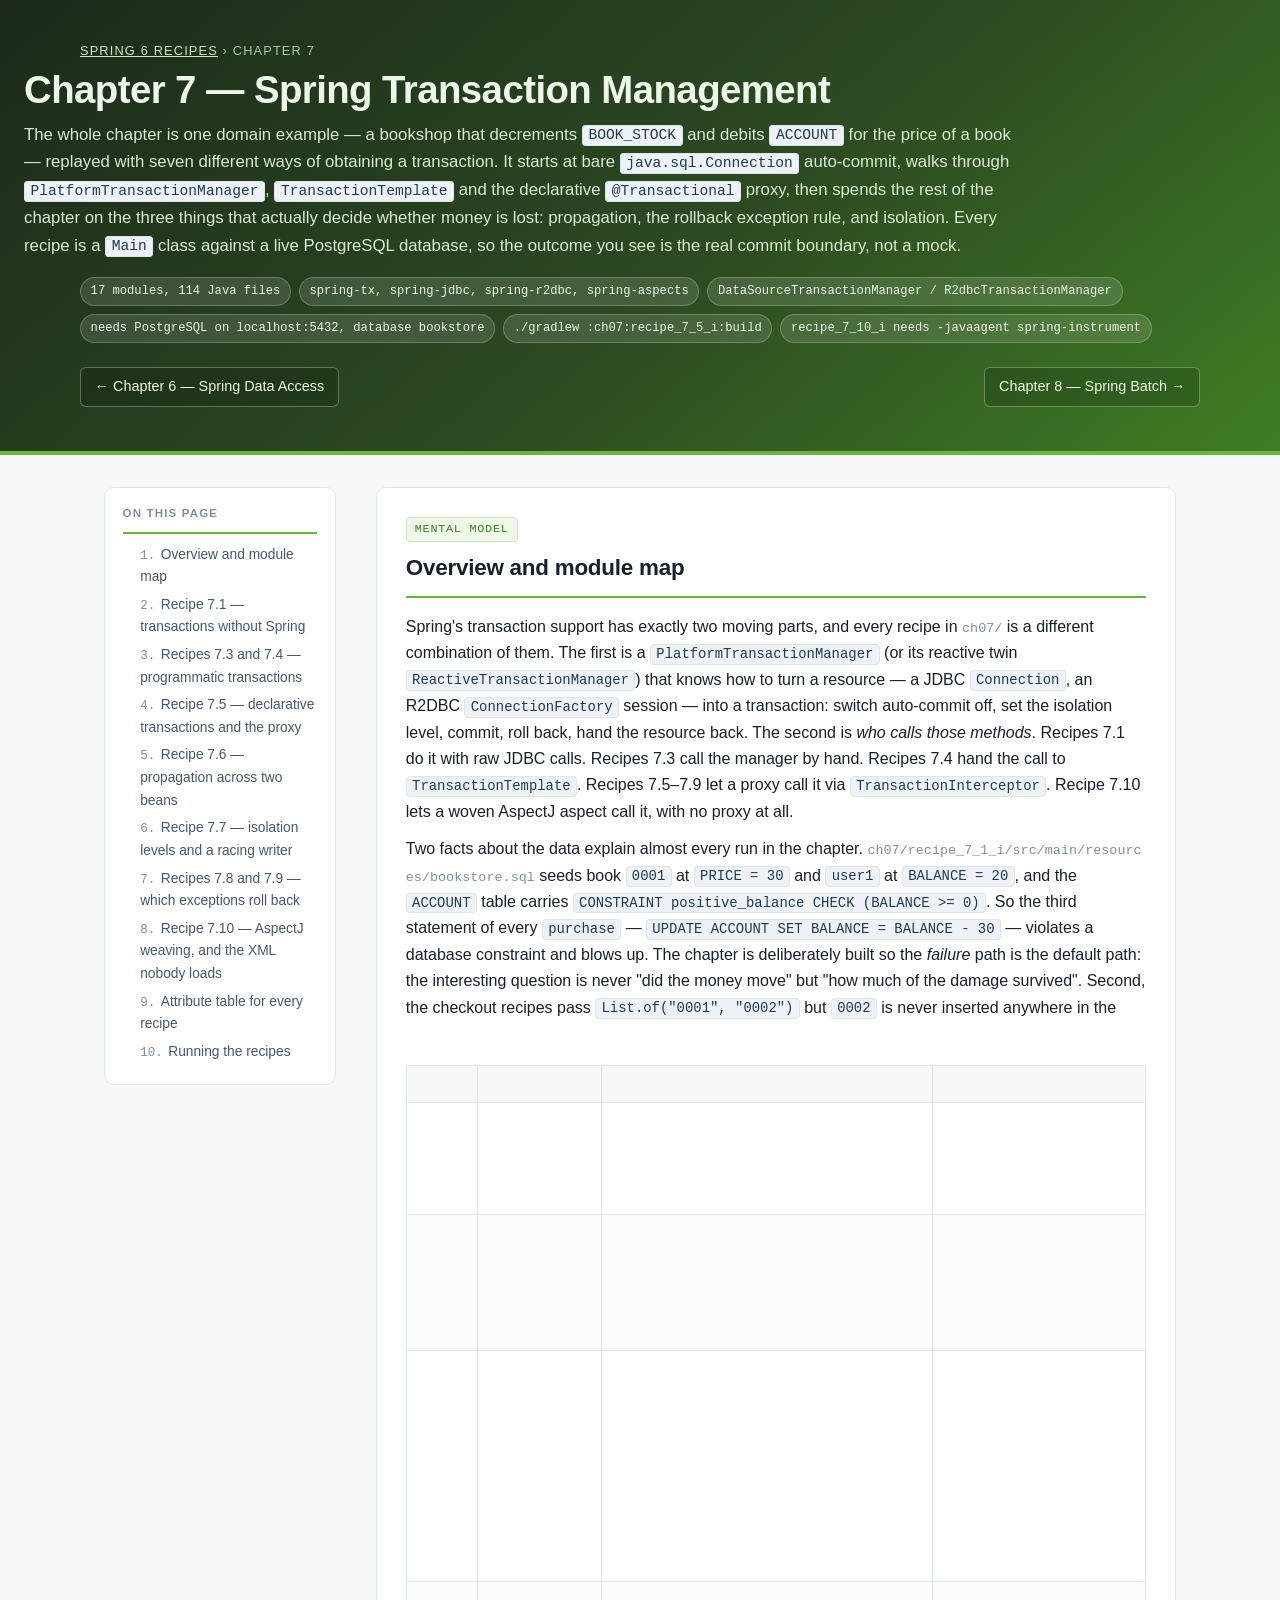
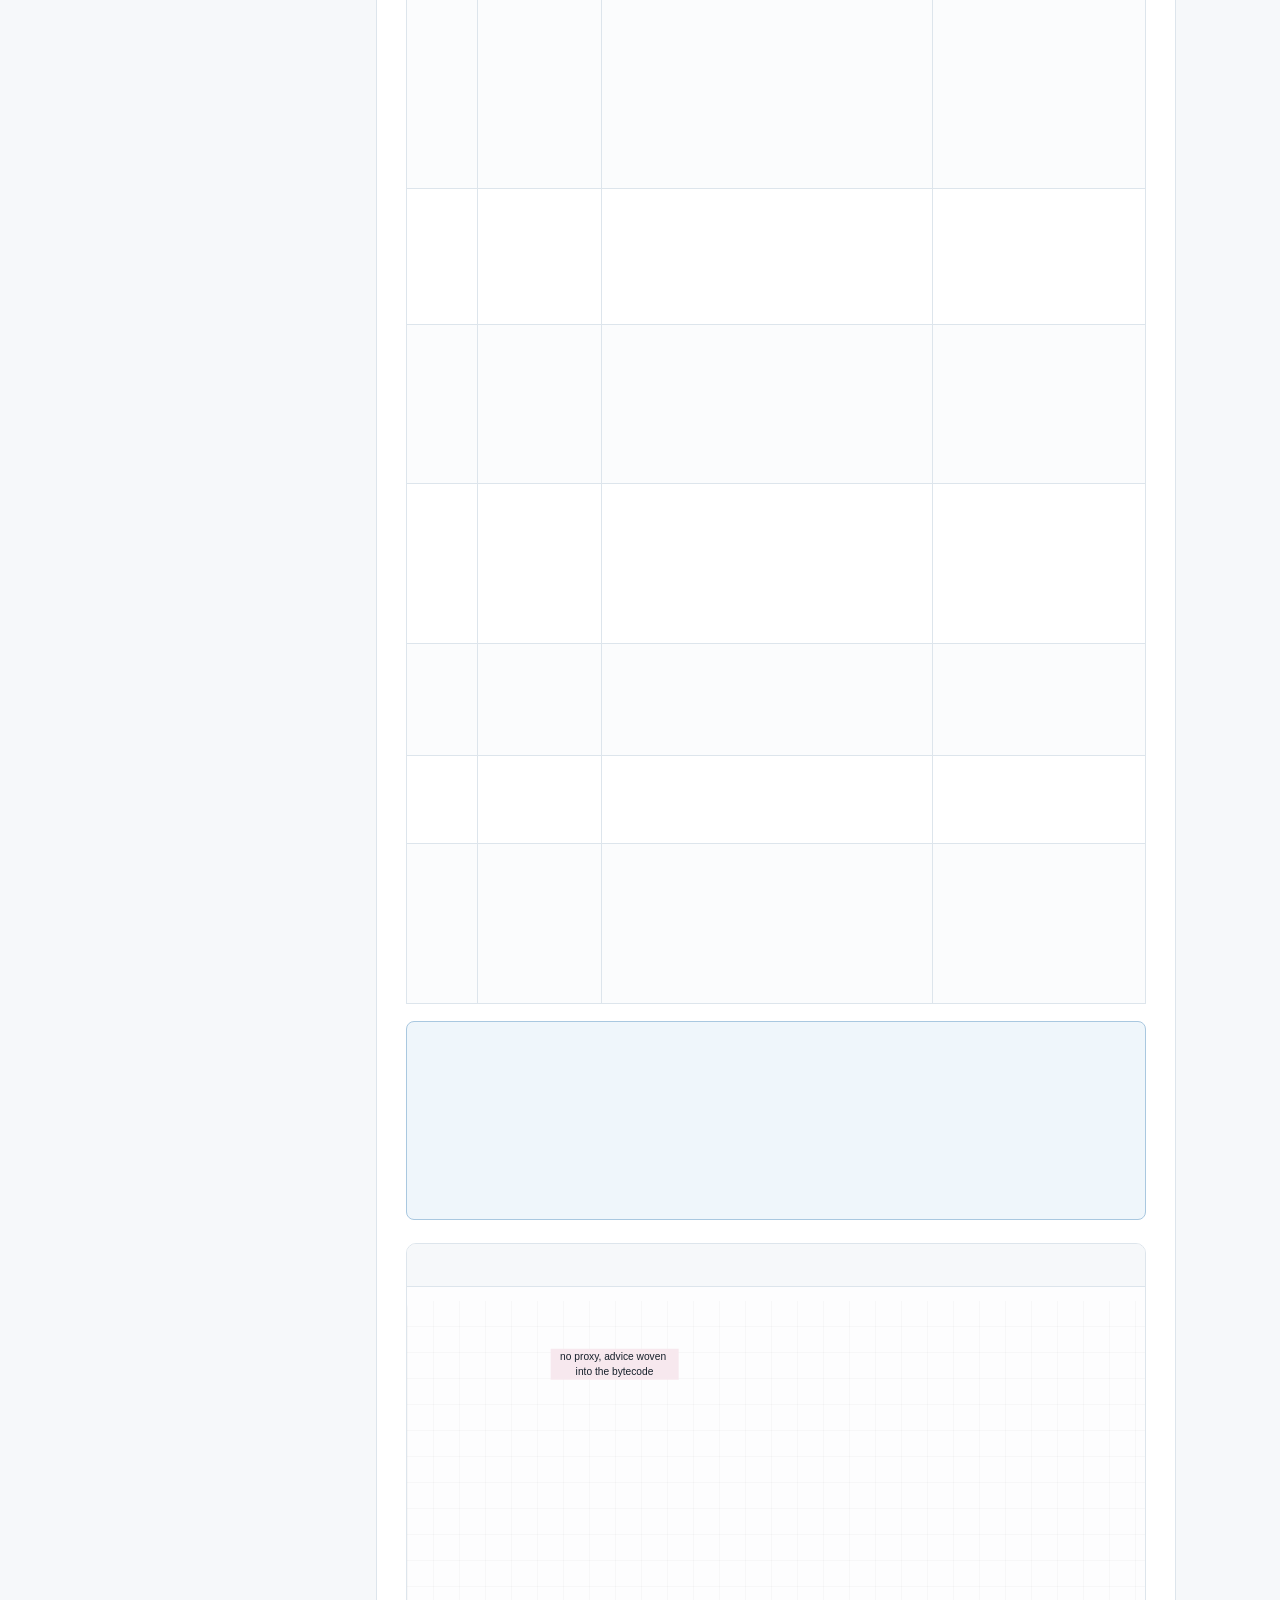
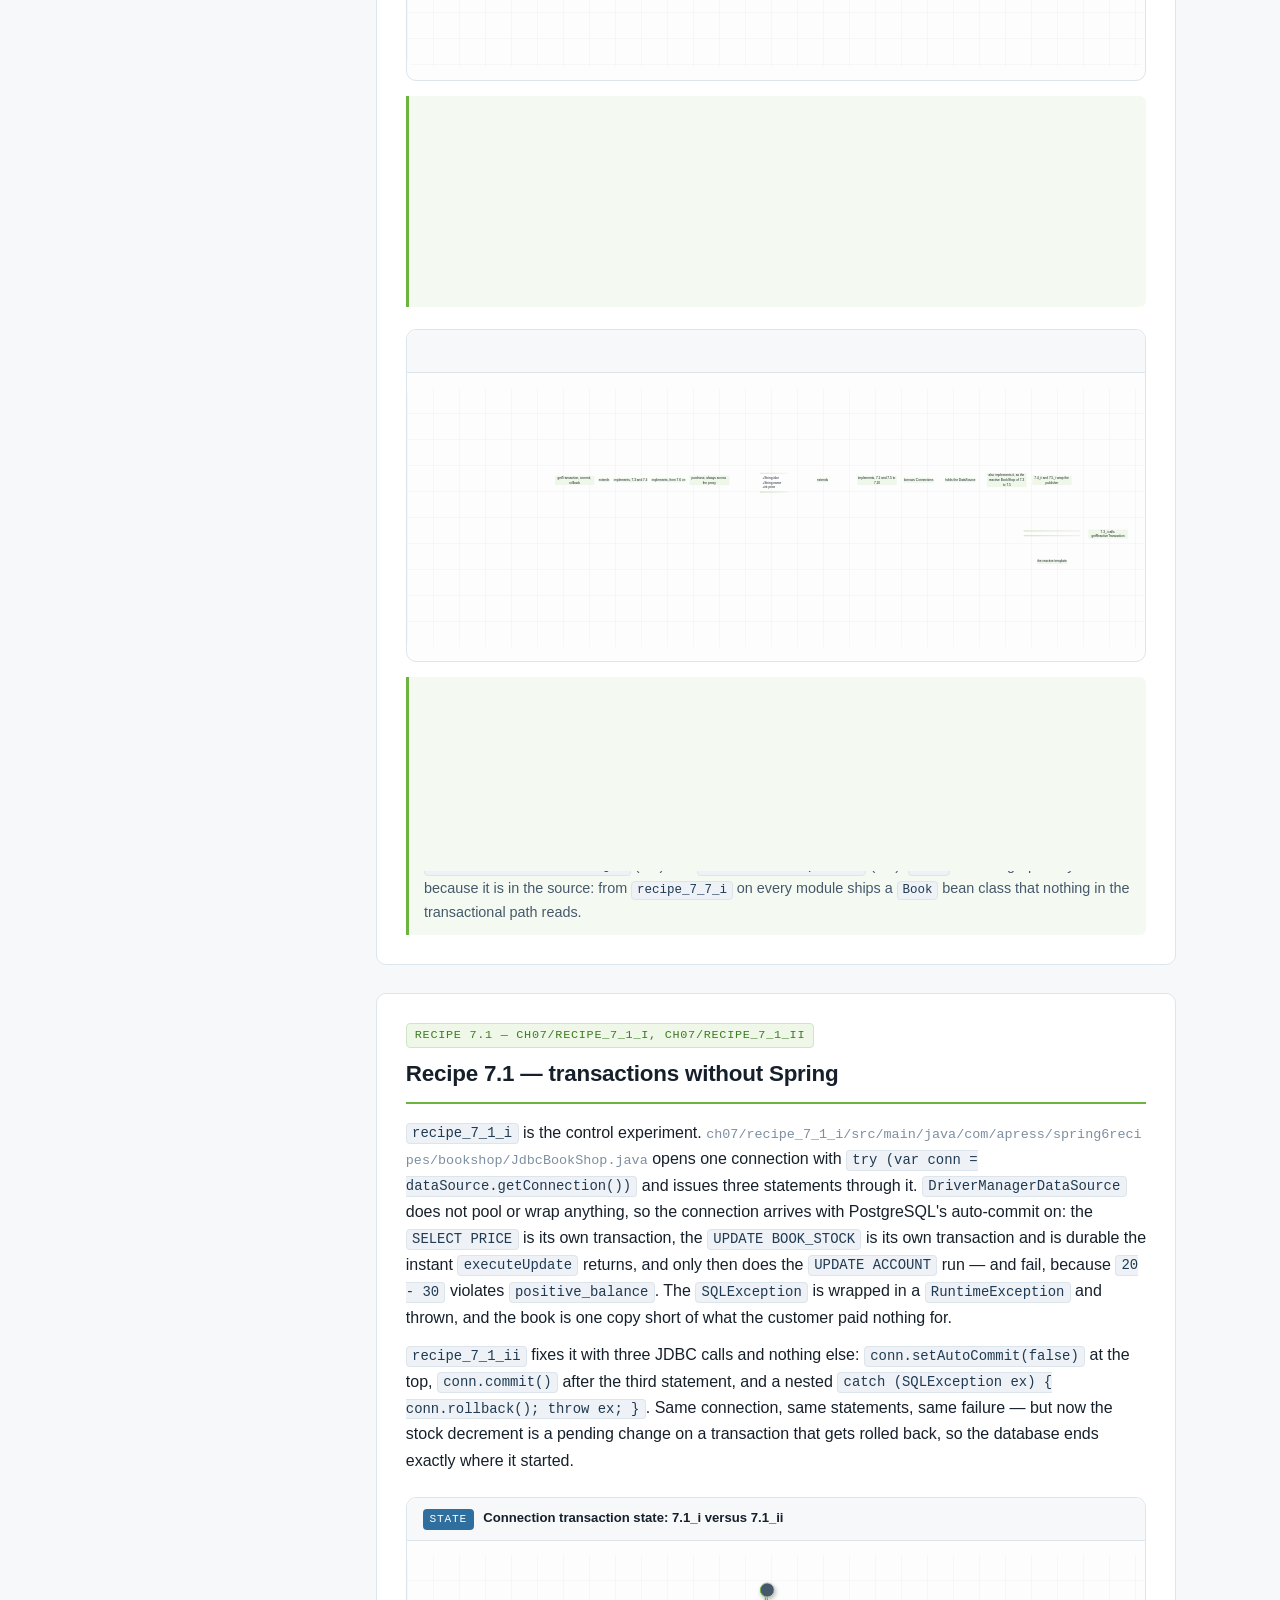
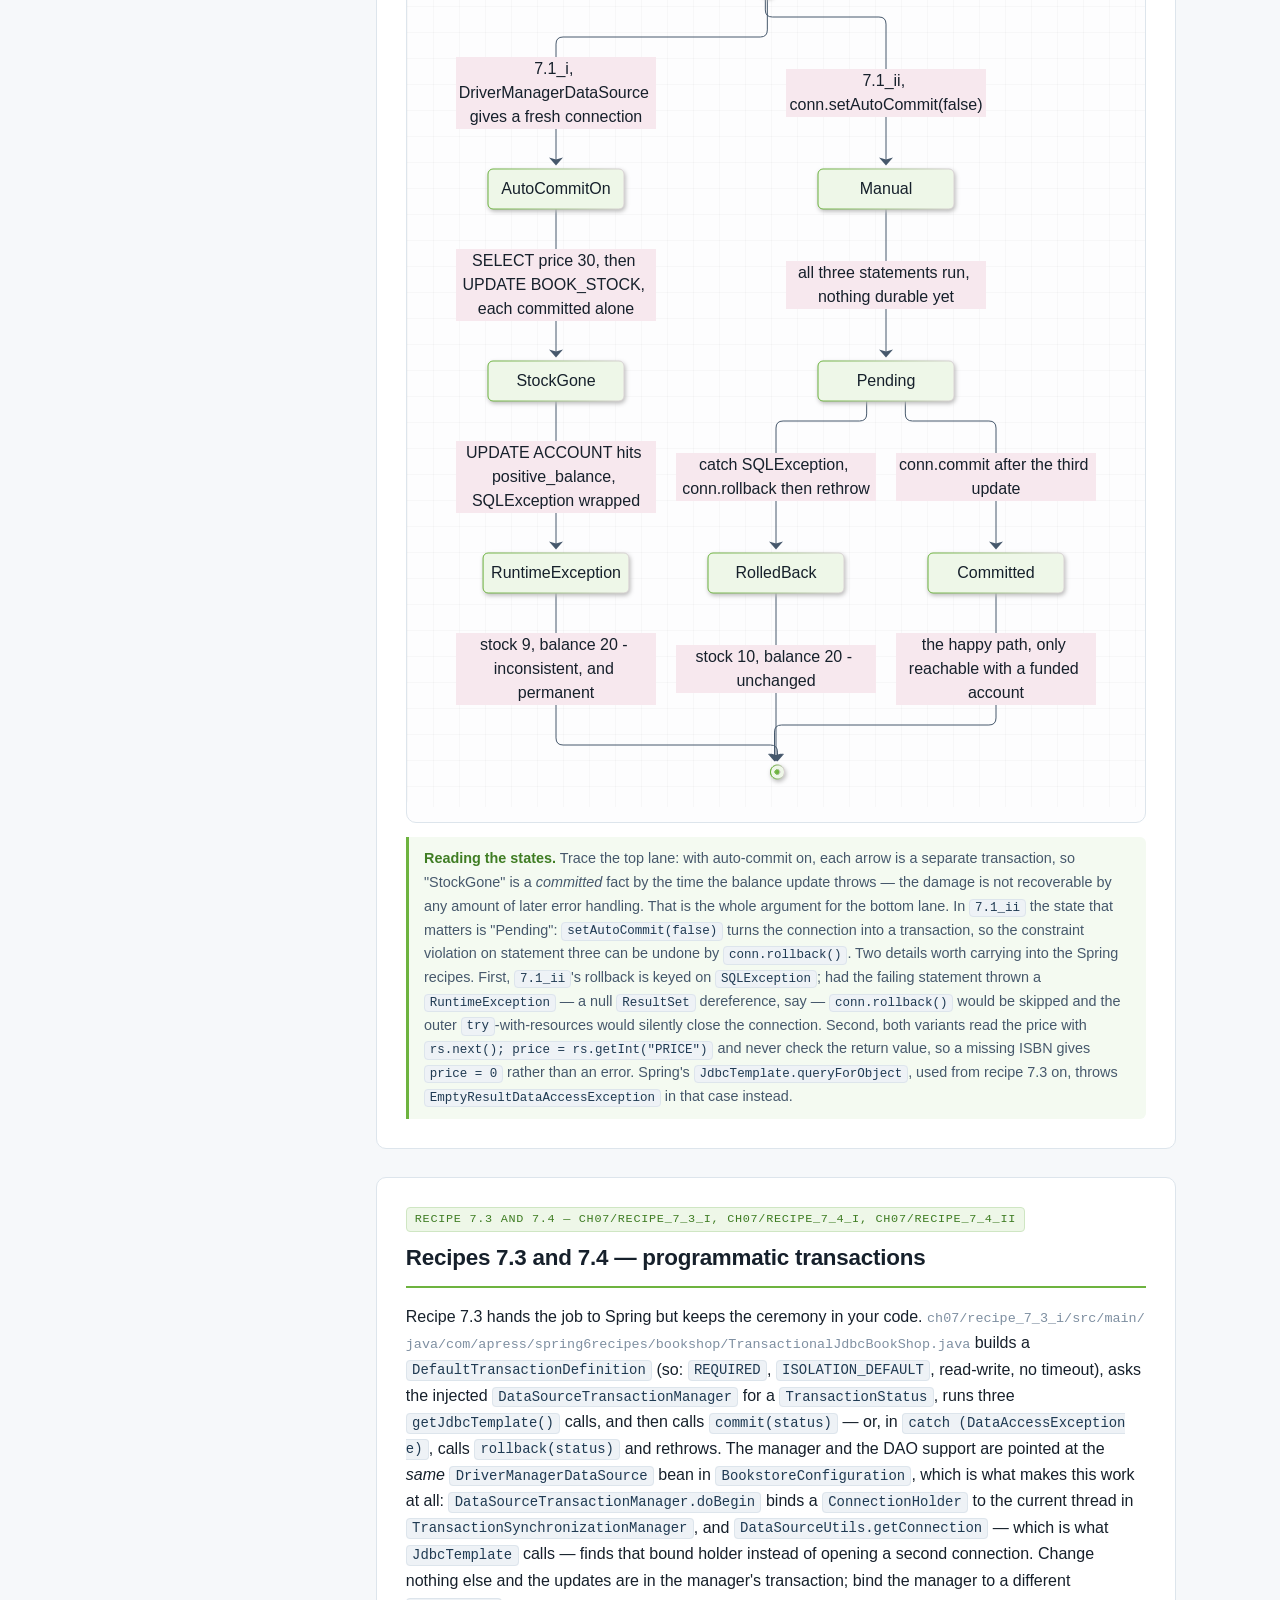
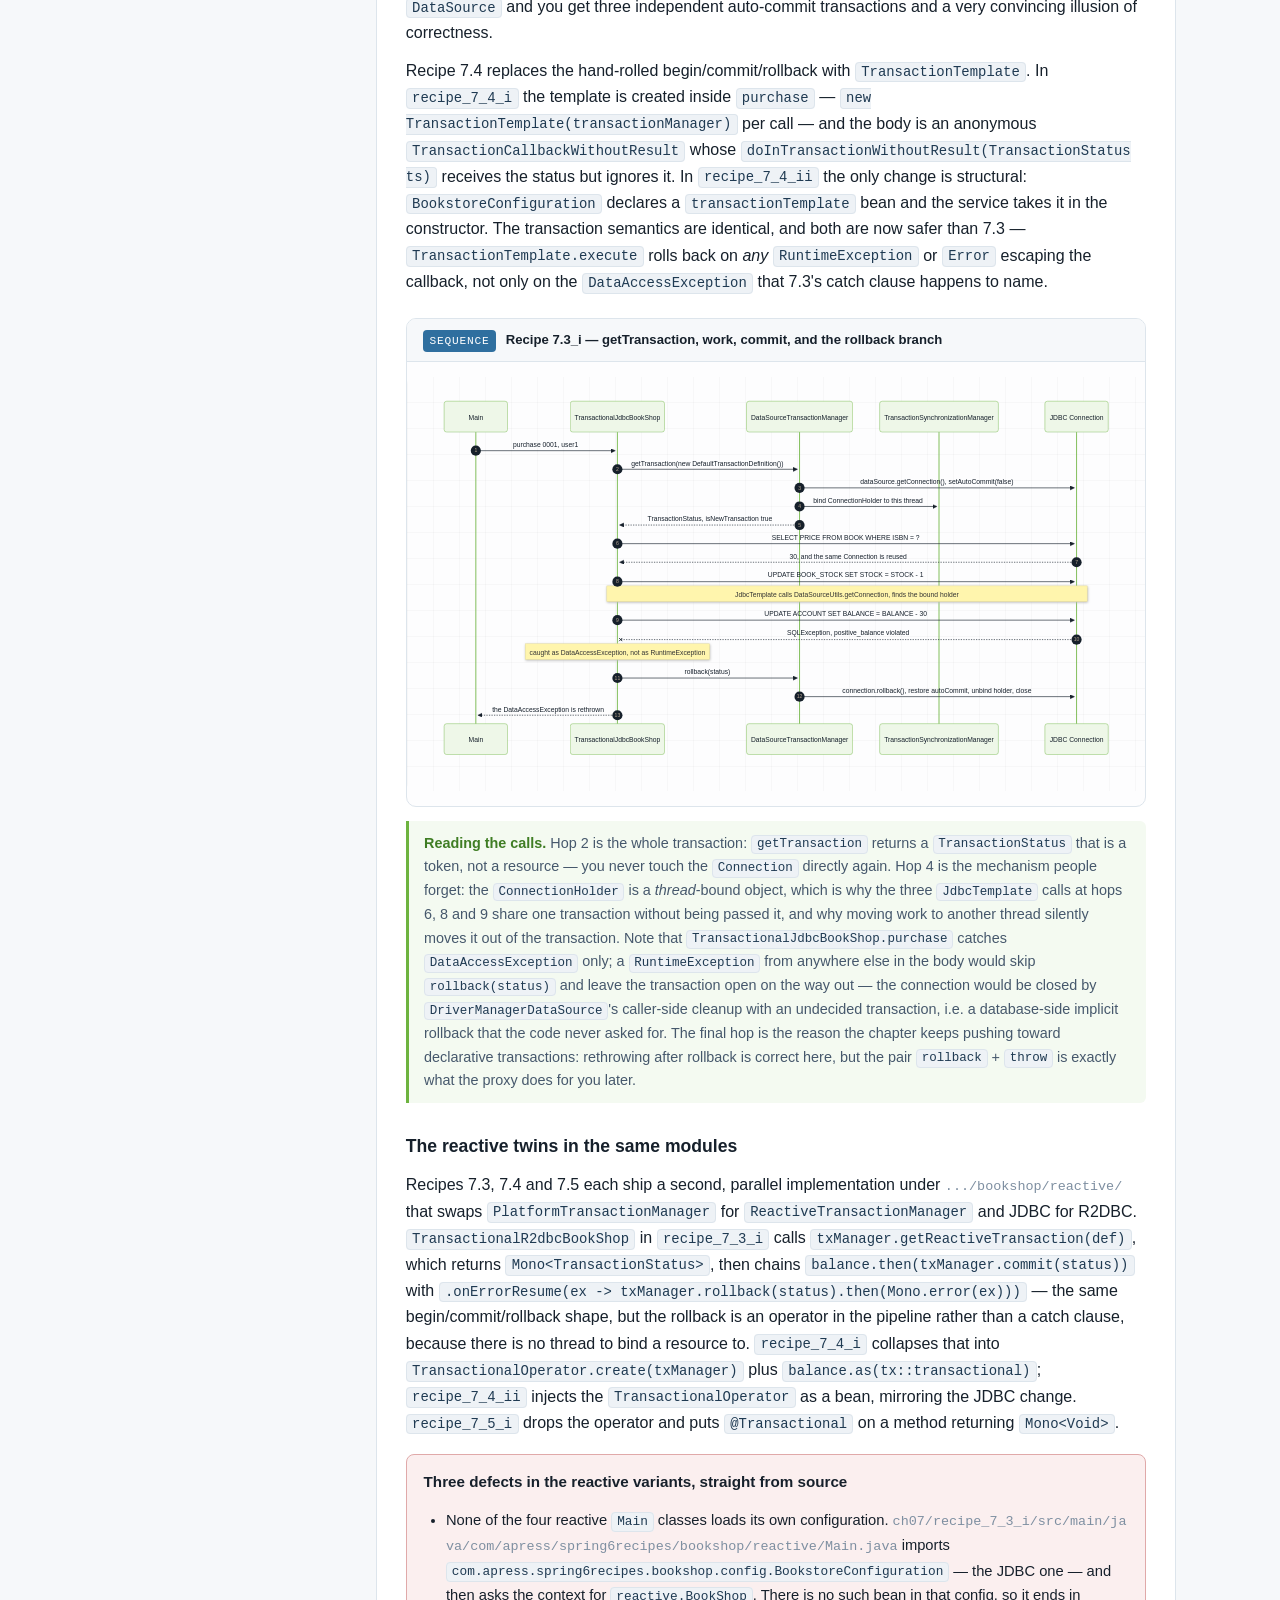
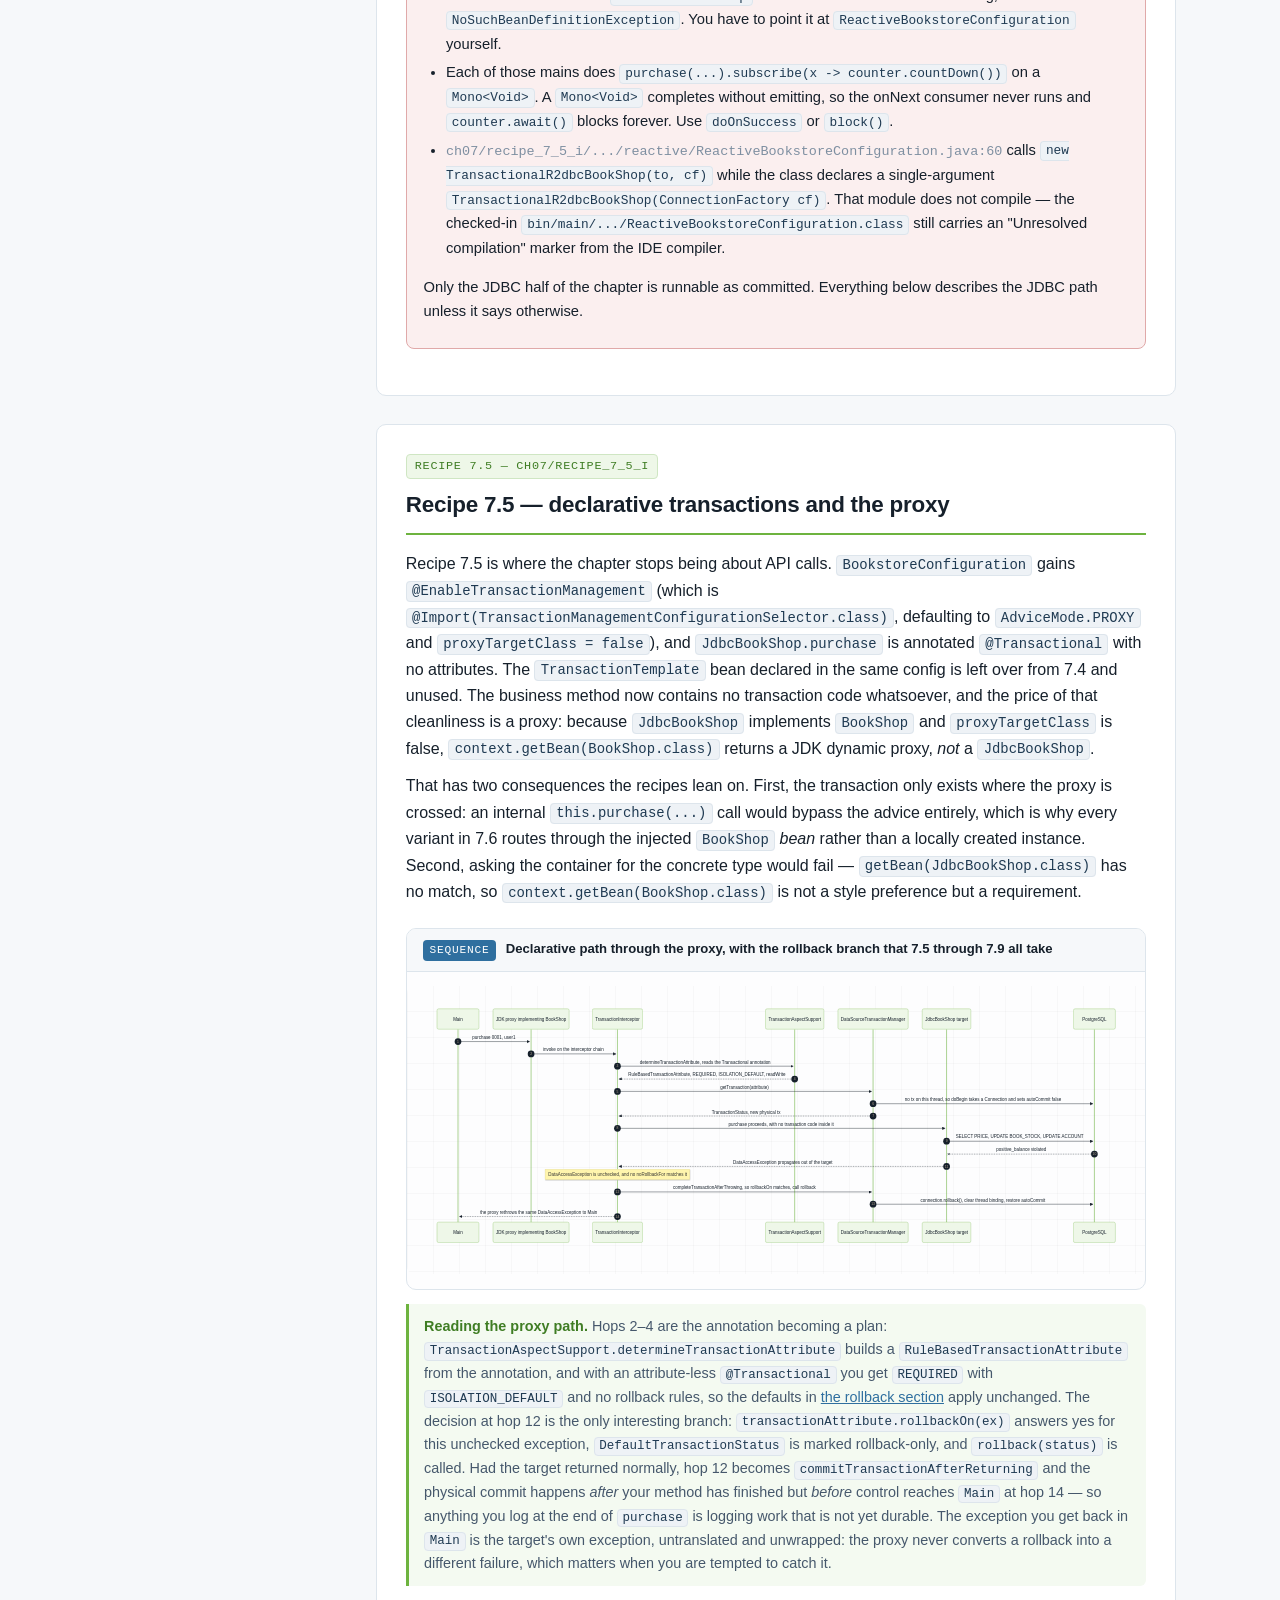
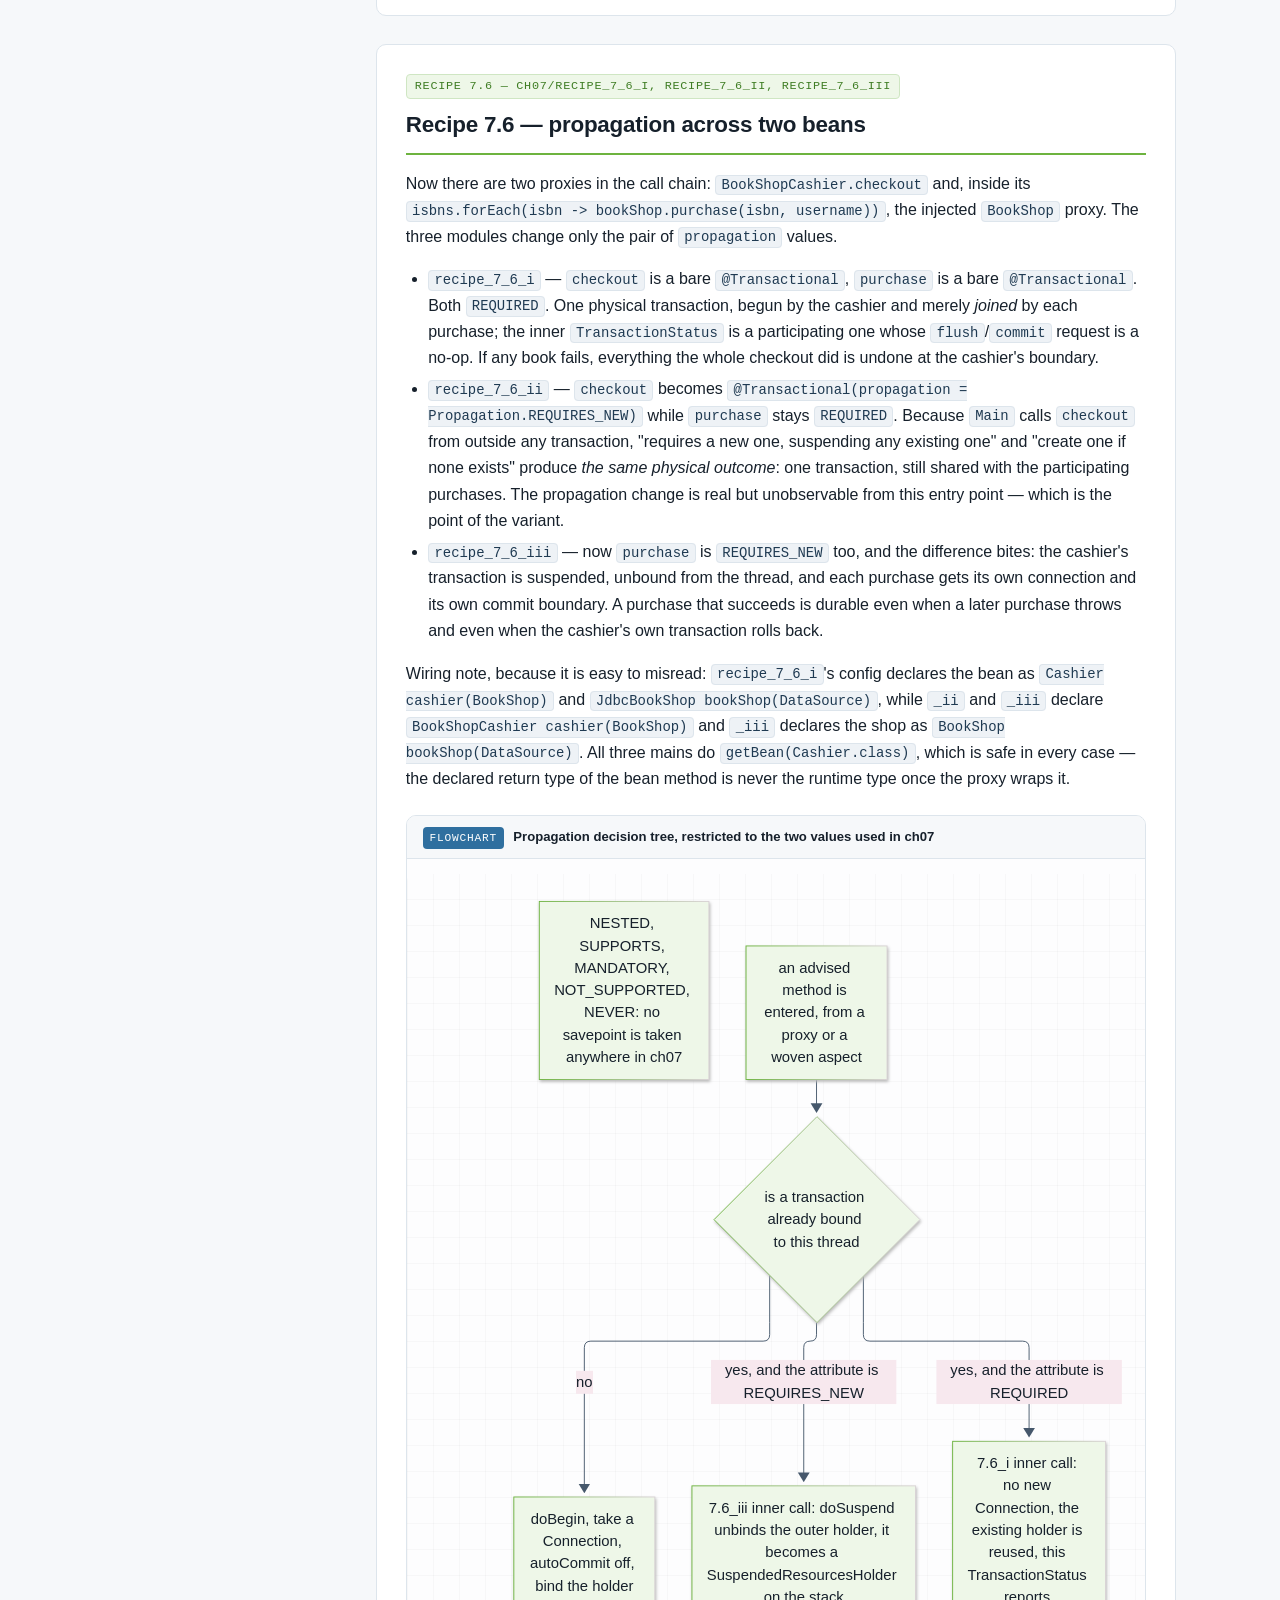
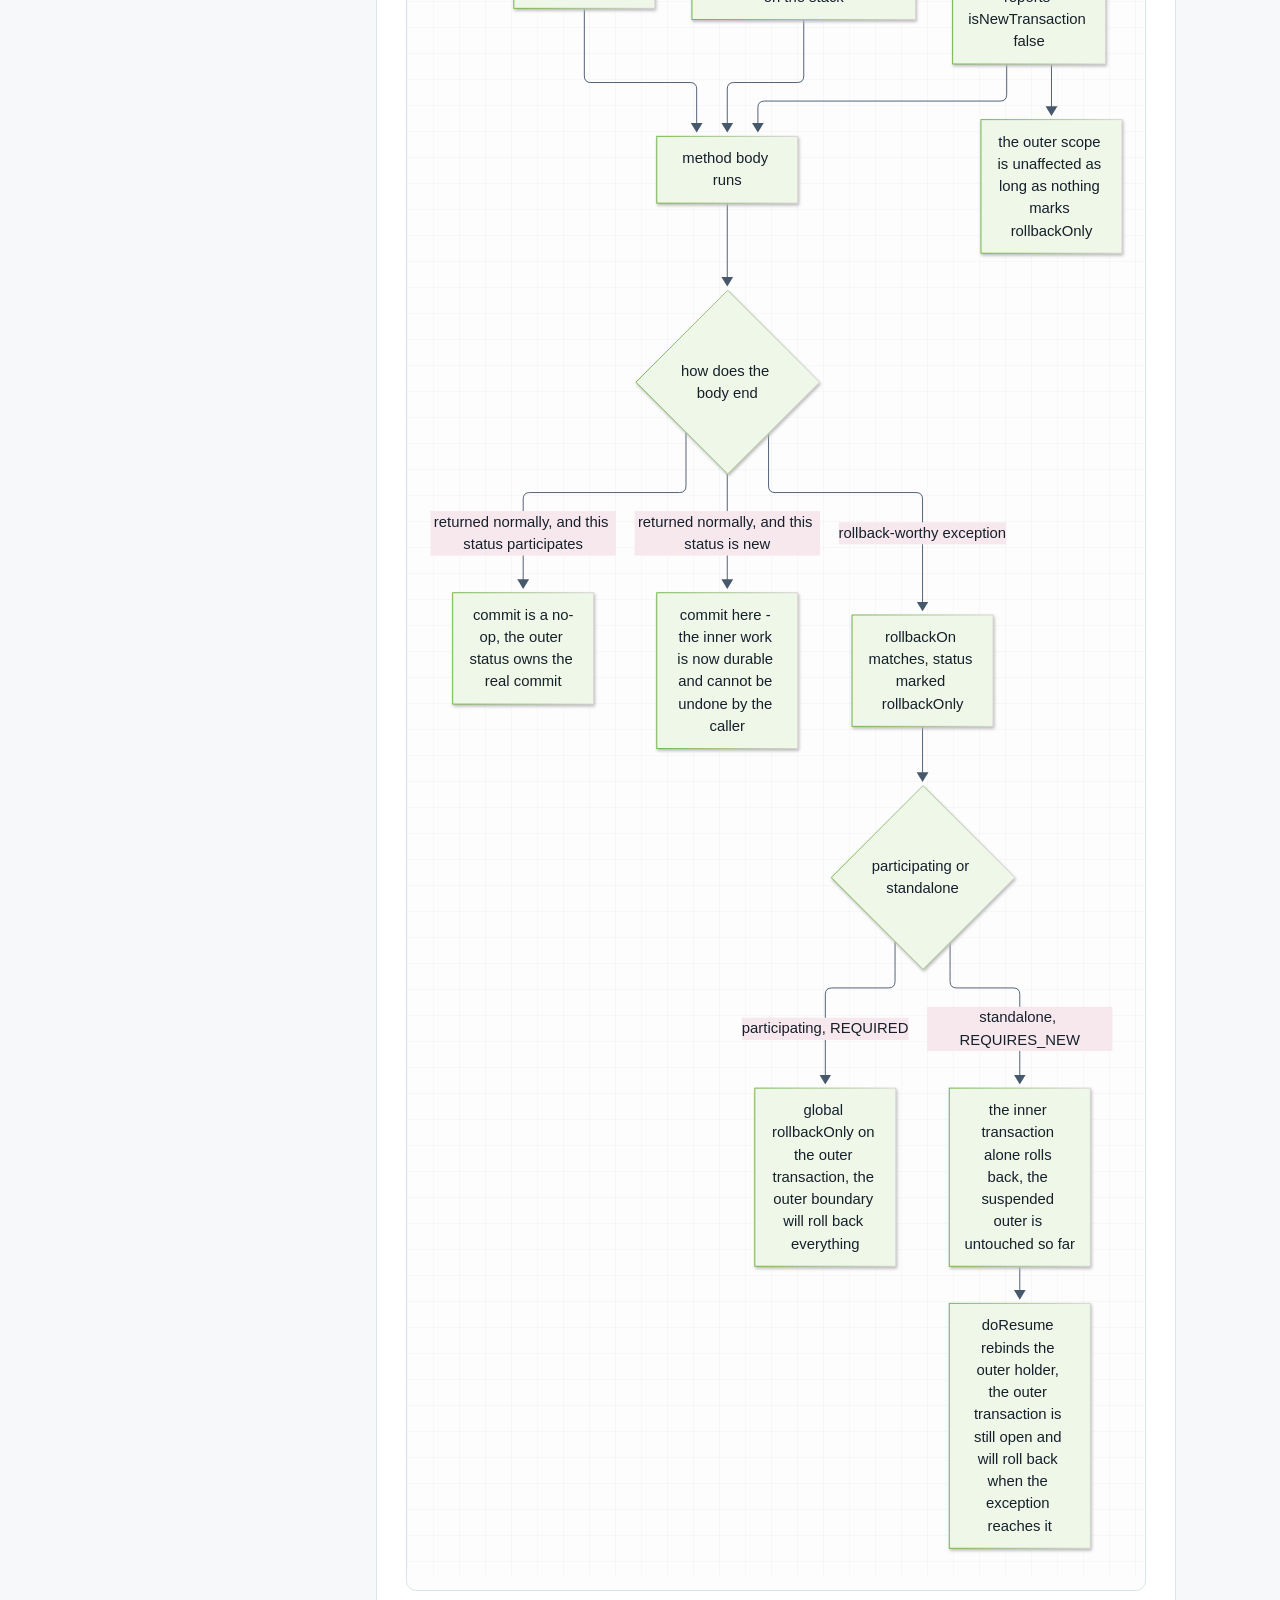
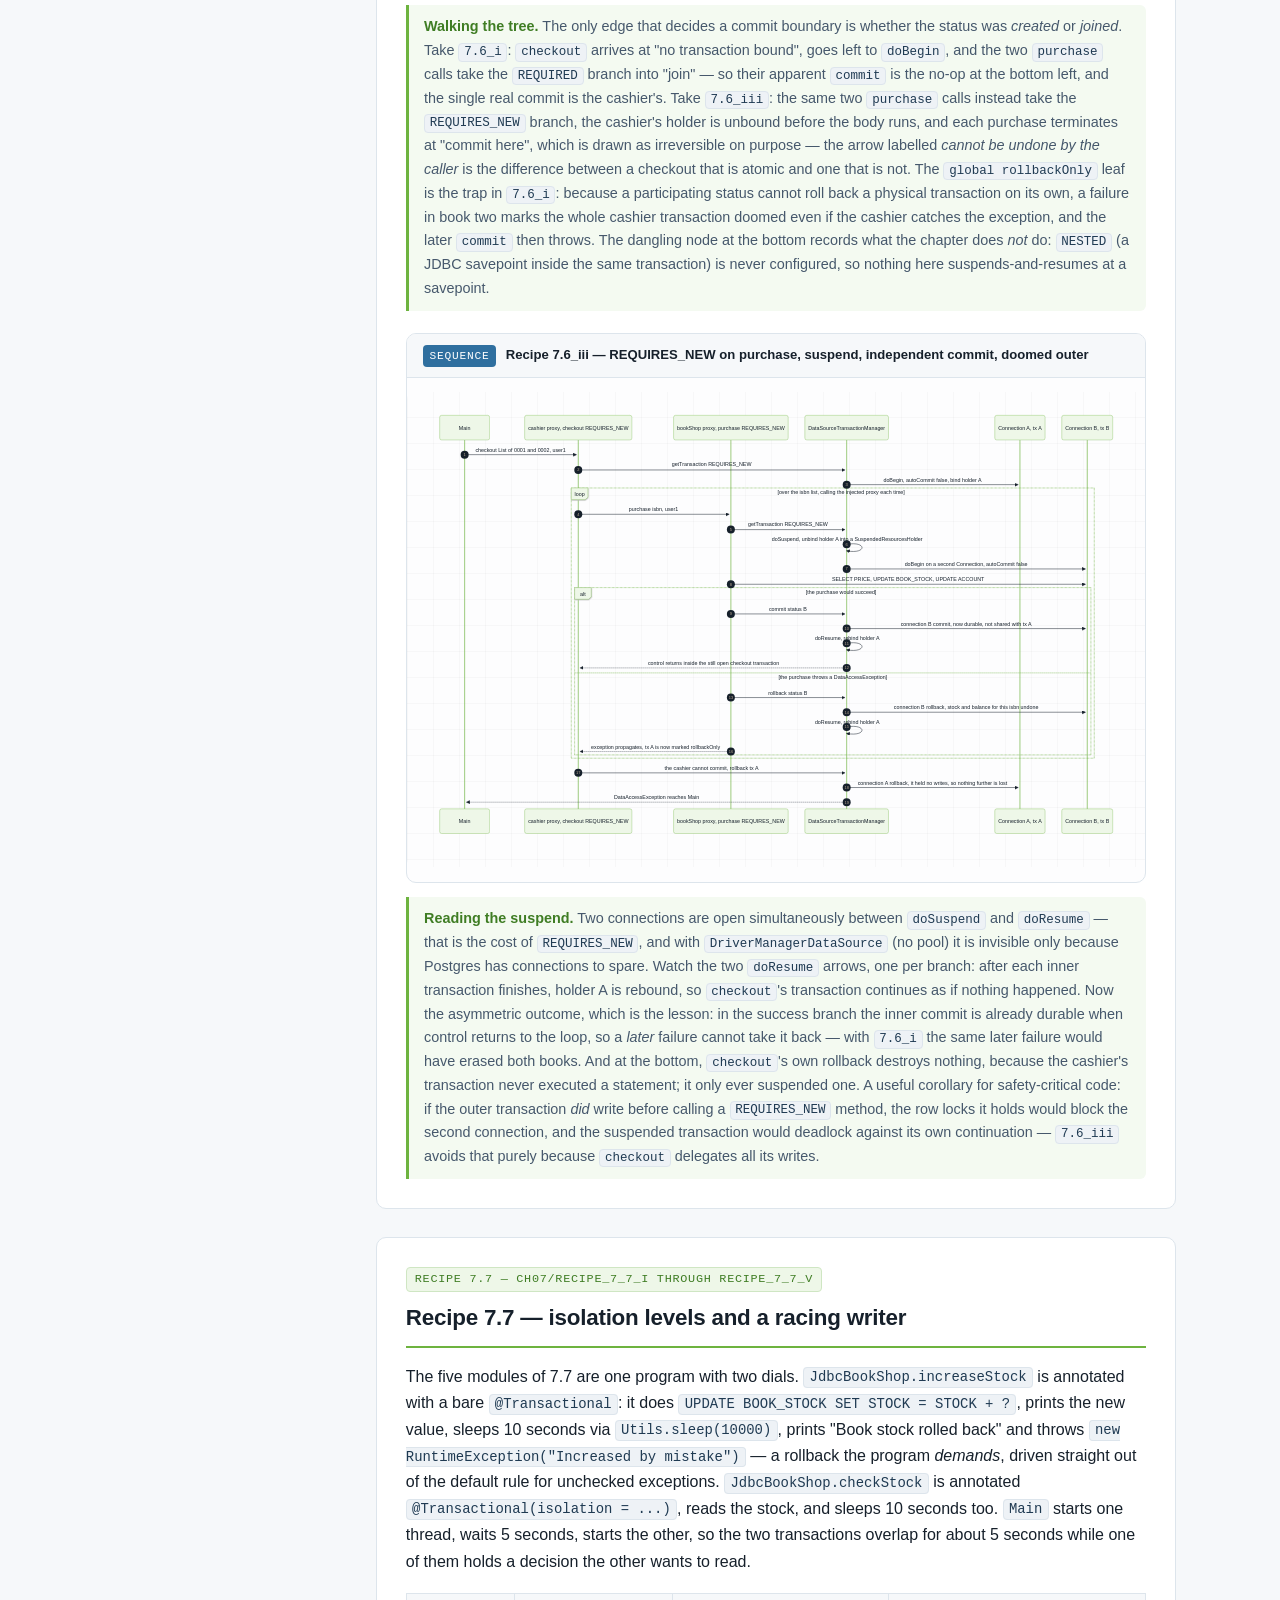
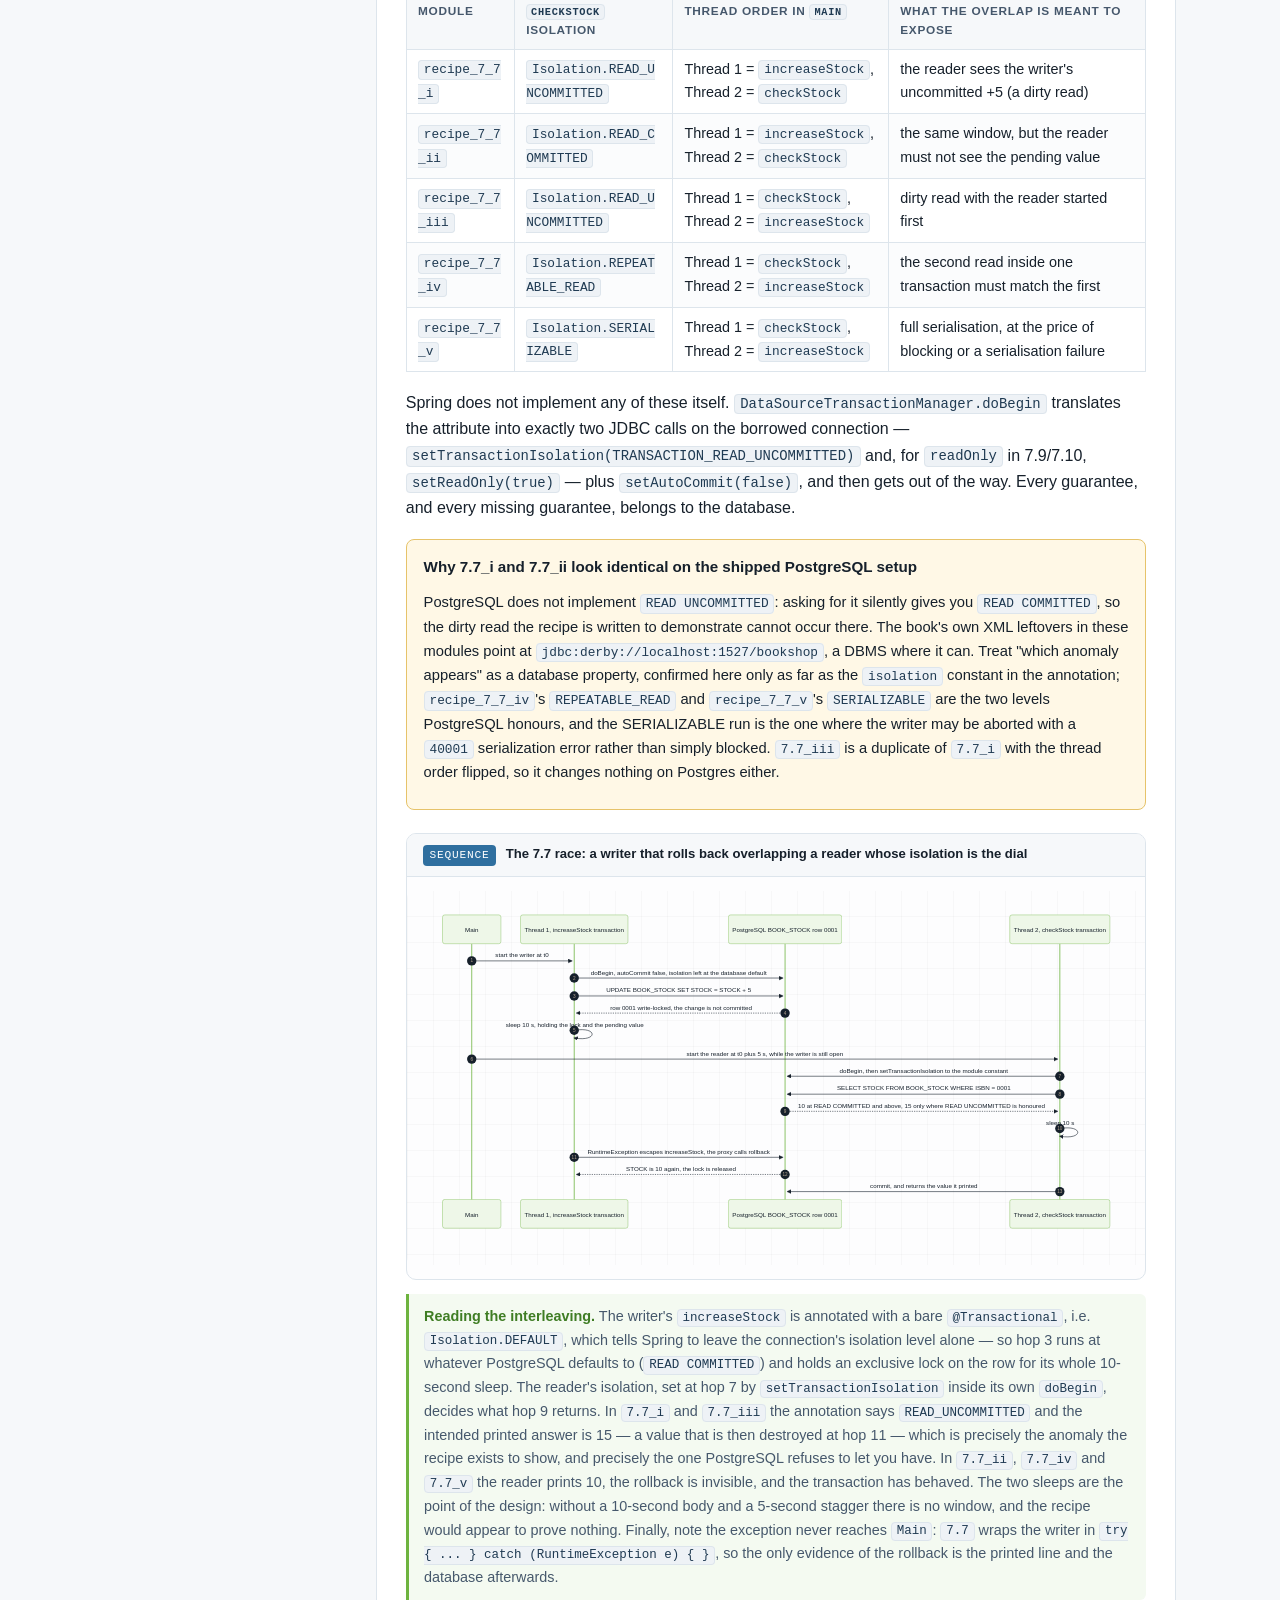
<file: docs/ch07/index.html>
<!DOCTYPE html>
<html lang="en">
<head>
<meta charset="utf-8">
<meta name="viewport" content="width=device-width, initial-scale=1">
<title>Chapter 7 — Spring Transaction Management — Spring 6 Recipes</title>
<link rel="stylesheet" href="../assets/style.css">
<script src="../assets/mermaid.min.js"></script>
<script>
  mermaid.initialize({
    startOnLoad: true, securityLevel: 'loose', theme: 'base',
    themeVariables: {
      primaryColor: '#eef7e8', primaryBorderColor: '#6db33f', primaryTextColor: '#16202b',
      lineColor: '#46586c', fontFamily: 'Segoe UI, Helvetica, Arial, sans-serif'
    },
    flowchart: { curve: 'basis', htmlLabels: true, useMaxWidth: true },
    sequence: { useMaxWidth: true, showNotes: true }
  });
</script>
</head>
<body>
<header class="masthead">
  <div class="breadcrumb"><a href="../index.html">Spring 6 Recipes</a> &rsaquo; Chapter 7</div>
  <h1>Chapter 7 — Spring Transaction Management</h1>
  <p class="lede">The whole chapter is one domain example — a bookshop that decrements <code>BOOK_STOCK</code> and debits <code>ACCOUNT</code> for the price of a book — replayed with seven different ways of obtaining a transaction. It starts at bare <code>java.sql.Connection</code> auto-commit, walks through <code>PlatformTransactionManager</code>, <code>TransactionTemplate</code> and the declarative <code>@Transactional</code> proxy, then spends the rest of the chapter on the three things that actually decide whether money is lost: propagation, the rollback exception rule, and isolation. Every recipe is a <code>Main</code> class against a live PostgreSQL database, so the outcome you see is the real commit boundary, not a mock.</p>
  <div class="chip-row">
    <span class="chip">17 modules, 114 Java files</span>
    <span class="chip">spring-tx, spring-jdbc, spring-r2dbc, spring-aspects</span>
    <span class="chip">DataSourceTransactionManager / R2dbcTransactionManager</span>
    <span class="chip">needs PostgreSQL on localhost:5432, database bookstore</span>
    <span class="chip">./gradlew :ch07:recipe_7_5_i:build</span>
    <span class="chip">recipe_7_10_i needs -javaagent spring-instrument</span>
  </div>
  <nav class="pager">
    <a href="../ch06/index.html">&larr; Chapter 6 — Spring Data Access</a>
    <a href="../ch08/index.html">Chapter 8 — Spring Batch &rarr;</a>
  </nav>
</header>
<div class="shell">
  <aside class="toc"><h2>On this page</h2><ol>
    <li><a href="#overview">Overview and module map</a></li>
    <li><a href="#no-spring">Recipe 7.1 — transactions without Spring</a></li>
    <li><a href="#programmatic">Recipes 7.3 and 7.4 — programmatic transactions</a></li>
    <li><a href="#declarative">Recipe 7.5 — declarative transactions and the proxy</a></li>
    <li><a href="#propagation">Recipe 7.6 — propagation across two beans</a></li>
    <li><a href="#isolation">Recipe 7.7 — isolation levels and a racing writer</a></li>
    <li><a href="#rollback">Recipes 7.8 and 7.9 — which exceptions roll back</a></li>
    <li><a href="#aspectj">Recipe 7.10 — AspectJ weaving, and the XML nobody loads</a></li>
    <li><a href="#attributes">Attribute table for every recipe</a></li>
    <li><a href="#running">Running the recipes</a></li>
  </ol></aside>
  <article>

  <section id="overview">
    <span class="kicker">Mental model</span>
    <h2>Overview and module map</h2>
    <p>Spring's transaction support has exactly two moving parts, and every recipe in <span class="path">ch07/</span> is a different combination of them. The first is a <code>PlatformTransactionManager</code> (or its reactive twin <code>ReactiveTransactionManager</code>) that knows how to turn a resource — a JDBC <code>Connection</code>, an R2DBC <code>ConnectionFactory</code> session — into a transaction: switch auto-commit off, set the isolation level, commit, roll back, hand the resource back. The second is <em>who calls those methods</em>. Recipes 7.1 do it with raw JDBC calls. Recipes 7.3 call the manager by hand. Recipes 7.4 hand the call to <code>TransactionTemplate</code>. Recipes 7.5–7.9 let a proxy call it via <code>TransactionInterceptor</code>. Recipe 7.10 lets a woven AspectJ aspect call it, with no proxy at all.</p>
    <p>Two facts about the data explain almost every run in the chapter. <span class="path">ch07/recipe_7_1_i/src/main/resources/bookstore.sql</span> seeds book <code>0001</code> at <code>PRICE = 30</code> and <code>user1</code> at <code>BALANCE = 20</code>, and the <code>ACCOUNT</code> table carries <code>CONSTRAINT positive_balance CHECK (BALANCE &gt;= 0)</code>. So the third statement of every <code>purchase</code> — <code>UPDATE ACCOUNT SET BALANCE = BALANCE - 30</code> — violates a database constraint and blows up. The chapter is deliberately built so the <em>failure</em> path is the default path: the interesting question is never "did the money move" but "how much of the damage survived". Second, the checkout recipes pass <code>List.of("0001", "0002")</code> but <code>0002</code> is never inserted anywhere in the chapter, so the second loop iteration would fail on the <code>SELECT PRICE</code> read instead of the balance write.</p>
    <table>
      <thead><tr><th>Recipe</th><th>Modules</th><th>What it demonstrates</th><th>Key classes</th></tr></thead>
      <tbody>
        <tr><td class="num">7.1</td><td><code>recipe_7_1_i</code>, <code>recipe_7_1_ii</code></td><td>Raw JDBC: auto-commit damage, then manual <code>setAutoCommit(false)</code> plus <code>commit</code>/<code>rollback</code>. No Spring transaction classes at all.</td><td><code>JdbcBookShop</code>, <code>BookShop</code>, <code>BookstoreConfiguration</code>, <code>DriverManagerDataSource</code></td></tr>
        <tr><td class="num">7.2</td><td><em>no module</em></td><td>There is no <code>recipe_7_2_*</code> directory in <span class="path">ch07/</span>. The XML declarative configuration that occupies this part of the book survives only as three unused resource files inside <code>recipe_7_7_*</code> — see <a href="#aspectj">Recipe 7.10 and the XML</a>.</td><td><code>spring-beans.xml</code>, <code>classic-beans.xml</code>, <code>aspectj-beans.xml</code></td></tr>
        <tr><td class="num">7.3</td><td><code>recipe_7_3_i</code></td><td>Calling <code>PlatformTransactionManager.getTransaction</code>/<code>commit</code>/<code>rollback</code> by hand, plus the same shape on <code>ReactiveTransactionManager</code> returning <code>Mono</code>.</td><td><code>TransactionalJdbcBookShop</code>, <code>DataSourceTransactionManager</code>, <code>DefaultTransactionDefinition</code>, <code>TransactionalR2dbcBookShop</code>, <code>R2dbcTransactionManager</code></td></tr>
        <tr><td class="num">7.4</td><td><code>recipe_7_4_i</code>, <code>recipe_7_4_ii</code></td><td><code>TransactionTemplate</code> with <code>TransactionCallbackWithoutResult</code>; then the template as an injected bean. Reactive counterpart is <code>TransactionalOperator</code>.</td><td><code>TransactionalJdbcBookShop</code>, <code>TransactionTemplate</code>, <code>TransactionCallbackWithoutResult</code>, <code>TransactionalOperator</code>, <code>ReactiveBookstoreConfiguration</code></td></tr>
        <tr><td class="num">7.5</td><td><code>recipe_7_5_i</code></td><td>Declarative transactions: <code>@EnableTransactionManagement</code> on the config, <code>@Transactional</code> on <code>purchase</code>, business code with no transaction vocabulary left in it.</td><td><code>JdbcBookShop</code>, <code>BookstoreConfiguration</code>, <code>TransactionalR2dbcBookShop</code> (reactive)</td></tr>
        <tr><td class="num">7.6</td><td><code>recipe_7_6_i</code>, <code>recipe_7_6_ii</code>, <code>recipe_7_6_iii</code></td><td>Propagation between <code>Cashier.checkout</code> and <code>BookShop.purchase</code>: all defaults, then <code>REQUIRES_NEW</code> on the outer method, then <code>REQUIRES_NEW</code> on the inner one.</td><td><code>BookShopCashier</code>, <code>Cashier</code>, <code>JdbcBookShop</code>, <code>Propagation</code></td></tr>
        <tr><td class="num">7.7</td><td><code>recipe_7_7_i</code> … <code>recipe_7_7_v</code></td><td>Isolation. Two threads: <code>increaseStock</code> writes, sleeps 10 s and rolls back; <code>checkStock</code> reads, and its <code>isolation</code> attribute is the only thing that changes across <code>_i</code>, <code>_ii</code>, <code>_iv</code>, <code>_v</code>. <code>_iii</code> re-runs the dirty-read case with the threads started in the opposite order.</td><td><code>JdbcBookShop</code>, <code>BookShop</code>, <code>Book</code>, <code>Isolation</code>, <code>Utils</code></td></tr>
        <tr><td class="num">7.8</td><td><code>recipe_7_8_i</code></td><td>Rollback rules written explicitly: <code>rollbackFor = IOException.class</code> and <code>noRollbackFor = ArithmeticException.class</code>, on a <code>REQUIRES_NEW</code> method.</td><td><code>JdbcBookShop</code>, <code>BookShopCashier</code></td></tr>
        <tr><td class="num">7.9</td><td><code>recipe_7_9_i</code></td><td>The 7.8 attributes again, plus the remaining knobs on the read method: <code>timeout = 30</code> and <code>readOnly = true</code> alongside <code>SERIALIZABLE</code>.</td><td><code>JdbcBookShop</code>, <code>Propagation</code>, <code>Isolation</code></td></tr>
        <tr><td class="num">7.10</td><td><code>recipe_7_10_i</code></td><td>The same annotations, advised by a woven AspectJ aspect instead of a proxy: <code>@EnableTransactionManagement(mode = AdviceMode.ASPECTJ)</code> plus <code>@EnableLoadTimeWeaving</code>, run under the <code>spring-instrument</code> java agent.</td><td><code>BookstoreConfiguration</code>, <code>BookShopCashier</code>, <code>JdbcBookShop</code></td></tr>
      </tbody>
    </table>
    <div class="callout info"><h4>Not in the source</h4>
    <p>Only <code>REQUIRED</code> and <code>REQUIRES_NEW</code> appear anywhere in <span class="path">ch07/</span>. <code>Propagation.NESTED</code>, <code>SUPPORTS</code>, <code>MANDATORY</code>, <code>NOT_SUPPORTED</code> and <code>NEVER</code> are never used, and no module uses <code>rollbackForClassName</code>, <code>noRollbackForClassName</code>, <code>value</code> (transaction manager qualifier) or a custom <code>TransactionManager</code> bean name. There is no <code>src/test</code> directory in any of the 17 modules, so nothing here is verified by an automated test — the proof is the database.</p>
    </div>

    <figure class="diagram">
      <figcaption><span class="tag">Flowchart</span>
        <span class="dtitle">Every recipe funnels into the same four manager calls</span></figcaption>
      <pre class="mermaid">
flowchart LR
    r1["7.1_i and 7.1_ii - you write the commit calls"]
    r3["7.3_i - you call the manager"]
    r4["7.4_i and 7.4_ii - the template calls the manager"]
    r5["7.5 to 7.9 - the TransactionInterceptor calls the manager"]
    r10["7.10 - an AspectJ aspect calls the manager"]
    ptm["DataSourceTransactionManager"]
    conn["one JDBC Connection, autoCommit off, bound to the thread"]
    db[("PostgreSQL bookstore schema")]
    r1 --> conn
    r3 --> ptm
    r4 --> ptm
    r5 --> ptm
    r10 -.->|"no proxy, advice woven into the bytecode"| ptm
    ptm --> conn
    conn --> db
      </pre>
    </figure>
    <p class="reading"><strong>Reading the map.</strong> The right-hand side never changes: something obtains a <code>Connection</code> from the <code>DataSource</code> the manager holds, calls <code>setAutoCommit(false)</code>, and later calls <code>commit()</code> or <code>rollback()</code> on it. What the chapter varies is the left-hand side — who is allowed to make that call. Follow the arrows from <code>7.1</code> to <code>7.10</code> and the amount of code you own shrinks: in <code>7.1_i</code> you hold the <code>Connection</code> yourself; in <code>7.3_i</code> you hold a <code>TransactionStatus</code> and hand it back; in <code>7.4</code> you hold nothing but a callback; in <code>7.5</code>–<code>7.9</code> you hold nothing at all, because <code>TransactionInterceptor</code> invokes the manager around your method. The dashed arrow to <code>7.10</code> marks the one structural break: <code>AdviceMode.ASPECTJ</code> replaces the container-supplied proxy with advice woven into the class itself, so the arrow bypasses bean creation entirely.</p>

    <figure class="diagram">
      <figcaption><span class="tag">Class</span>
        <span class="dtitle">The cast of classes and the bean graph they are wired into</span></figcaption>
      <pre class="mermaid">
classDiagram
    class Cashier {
        +checkout(isbns, username)
    }
    class BookShop {
        +purchase(isbn, username)
    }
    class BookShopCashier {
        +BookShop bookShop
        +checkout(isbns, username)
    }
    class JdbcBookShop {
        +purchase(isbn, username)
        +increaseStock(isbn, stock)
        +checkStock(isbn)
    }
    class TransactionalJdbcBookShop {
        +PlatformTransactionManager transactionManager
        +purchase(isbn, username)
    }
    class TransactionalR2dbcBookShop {
        +ReactiveTransactionManager txManager
        +TransactionalOperator txOperator
        +DatabaseClient client
        +purchase(isbn, username)
    }
    class JdbcDaoSupport {
        +setDataSource(ds)
        +getJdbcTemplate()
    }
    class PlatformTransactionManager {
        +getTransaction(def)
        +commit(status)
        +rollback(status)
    }
    class DataSourceTransactionManager
    class TransactionTemplate {
        +execute(callback)
    }
    class TransactionCallbackWithoutResult {
        +doInTransactionWithoutResult(status)
    }
    class TransactionalOperator {
        +transactional(publisher)
    }
    class R2dbcTransactionManager
    class DriverManagerDataSource
    class ConnectionFactory
    class Book {
        +String isbn
        +String name
        +int price
    }
    BookShopCashier ..|> Cashier : implements, from 7.6 on
    JdbcBookShop ..|> BookShop : implements, 7.1 and 7.5 to 7.10
    TransactionalJdbcBookShop ..|> BookShop : implements, 7.3 and 7.4
    TransactionalR2dbcBookShop ..|> BookShop : also implements it, as the reactive BookShop of 7.3 to 7.5
    JdbcBookShop --|> JdbcDaoSupport : extends
    TransactionalJdbcBookShop --|> JdbcDaoSupport : extends
    BookShopCashier --> BookShop : purchase, always across the proxy
    TransactionalJdbcBookShop --> PlatformTransactionManager : getTransaction, commit, rollback
    TransactionalJdbcBookShop ..> TransactionCallbackWithoutResult : the body of the callback
    TransactionTemplate --> PlatformTransactionManager : drives it
    TransactionalOperator --> R2dbcTransactionManager : the reactive template
    TransactionalR2dbcBookShop --> TransactionalOperator : 7.4_ii and 7.5_i wrap the publisher
    TransactionalR2dbcBookShop --> R2dbcTransactionManager : 7.3_i calls getReactiveTransaction
    DataSourceTransactionManager --> DriverManagerDataSource : holds the DataSource
    R2dbcTransactionManager --> ConnectionFactory : holds the factory
    JdbcBookShop --> DriverManagerDataSource : borrows Connections
    note for Book "plain POJO, shipped from 7.7 on, read by no transactional method"
      </pre>
    </figure>
    <p class="reading"><strong>Reading the graph.</strong> The important edge is <code>BookShopCashier --&gt; BookShop</code>. The cashier is constructed with the <em>bean</em>, and from recipe 7.5 on that bean is a proxy, so every <code>purchase</code> call inside <code>checkout</code> re-enters the transaction advice — which is why propagation is even a question. Note the two shapes the abstraction takes: <code>JdbcBookShop</code> and <code>TransactionalJdbcBookShop</code> both extend <code>JdbcDaoSupport</code>, which supplies the <code>JdbcTemplate</code> and forces <code>setDataSource</code>; the difference is that the second one carries a <code>PlatformTransactionManager</code> field, which recipe 7.5 removes. On the reactive side there is no <code>JdbcDaoSupport</code> equivalent — <code>TransactionalR2dbcBookShop</code> holds a <code>DatabaseClient</code> and either a <code>ReactiveTransactionManager</code> (7.3) or a <code>TransactionalOperator</code> (7.4). <code>Book</code> is in the graph only because it is in the source: from <code>recipe_7_7_i</code> on every module ships a <code>Book</code> bean class that nothing in the transactional path reads.</p>
  </section>

  <section id="no-spring">
    <span class="kicker">Recipe 7.1 — ch07/recipe_7_1_i, ch07/recipe_7_1_ii</span>
    <h2>Recipe 7.1 — transactions without Spring</h2>
    <p><code>recipe_7_1_i</code> is the control experiment. <span class="path">ch07/recipe_7_1_i/src/main/java/com/apress/spring6recipes/bookshop/JdbcBookShop.java</span> opens one connection with <code>try (var conn = dataSource.getConnection())</code> and issues three statements through it. <code>DriverManagerDataSource</code> does not pool or wrap anything, so the connection arrives with PostgreSQL's auto-commit on: the <code>SELECT PRICE</code> is its own transaction, the <code>UPDATE BOOK_STOCK</code> is its own transaction and is durable the instant <code>executeUpdate</code> returns, and only then does the <code>UPDATE ACCOUNT</code> run — and fail, because <code>20 - 30</code> violates <code>positive_balance</code>. The <code>SQLException</code> is wrapped in a <code>RuntimeException</code> and thrown, and the book is one copy short of what the customer paid nothing for.</p>
    <p><code>recipe_7_1_ii</code> fixes it with three JDBC calls and nothing else: <code>conn.setAutoCommit(false)</code> at the top, <code>conn.commit()</code> after the third statement, and a nested <code>catch (SQLException ex) { conn.rollback(); throw ex; }</code>. Same connection, same statements, same failure — but now the stock decrement is a pending change on a transaction that gets rolled back, so the database ends exactly where it started.</p>

    <figure class="diagram">
      <figcaption><span class="tag">State</span>
        <span class="dtitle">Connection transaction state: 7.1_i versus 7.1_ii</span></figcaption>
      <pre class="mermaid">
stateDiagram-v2
    [*] --> AutoCommitOn : 7.1_i, DriverManagerDataSource gives a fresh connection
    AutoCommitOn --> StockGone : SELECT price 30, then UPDATE BOOK_STOCK, each committed alone
    StockGone --> RuntimeException : UPDATE ACCOUNT hits positive_balance, SQLException wrapped
    RuntimeException --> [*] : stock 9, balance 20 - inconsistent, and permanent

    [*] --> Manual : 7.1_ii, conn.setAutoCommit(false)
    Manual --> Pending : all three statements run, nothing durable yet
    Pending --> RolledBack : catch SQLException, conn.rollback then rethrow
    Pending --> Committed : conn.commit after the third update
    RolledBack --> [*] : stock 10, balance 20 - unchanged
    Committed --> [*] : the happy path, only reachable with a funded account
      </pre>
    </figure>
    <p class="reading"><strong>Reading the states.</strong> Trace the top lane: with auto-commit on, each arrow is a separate transaction, so "StockGone" is a <em>committed</em> fact by the time the balance update throws — the damage is not recoverable by any amount of later error handling. That is the whole argument for the bottom lane. In <code>7.1_ii</code> the state that matters is "Pending": <code>setAutoCommit(false)</code> turns the connection into a transaction, so the constraint violation on statement three can be undone by <code>conn.rollback()</code>. Two details worth carrying into the Spring recipes. First, <code>7.1_ii</code>'s rollback is keyed on <code>SQLException</code>; had the failing statement thrown a <code>RuntimeException</code> — a null <code>ResultSet</code> dereference, say — <code>conn.rollback()</code> would be skipped and the outer <code>try</code>-with-resources would silently close the connection. Second, both variants read the price with <code>rs.next(); price = rs.getInt("PRICE")</code> and never check the return value, so a missing ISBN gives <code>price = 0</code> rather than an error. Spring's <code>JdbcTemplate.queryForObject</code>, used from recipe 7.3 on, throws <code>EmptyResultDataAccessException</code> in that case instead.</p>
  </section>

  <section id="programmatic">
    <span class="kicker">Recipe 7.3 and 7.4 — ch07/recipe_7_3_i, ch07/recipe_7_4_i, ch07/recipe_7_4_ii</span>
    <h2>Recipes 7.3 and 7.4 — programmatic transactions</h2>
    <p>Recipe 7.3 hands the job to Spring but keeps the ceremony in your code. <span class="path">ch07/recipe_7_3_i/src/main/java/com/apress/spring6recipes/bookshop/TransactionalJdbcBookShop.java</span> builds a <code>DefaultTransactionDefinition</code> (so: <code>REQUIRED</code>, <code>ISOLATION_DEFAULT</code>, read-write, no timeout), asks the injected <code>DataSourceTransactionManager</code> for a <code>TransactionStatus</code>, runs three <code>getJdbcTemplate()</code> calls, and then calls <code>commit(status)</code> — or, in <code>catch (DataAccessException e)</code>, calls <code>rollback(status)</code> and rethrows. The manager and the DAO support are pointed at the <em>same</em> <code>DriverManagerDataSource</code> bean in <code>BookstoreConfiguration</code>, which is what makes this work at all: <code>DataSourceTransactionManager.doBegin</code> binds a <code>ConnectionHolder</code> to the current thread in <code>TransactionSynchronizationManager</code>, and <code>DataSourceUtils.getConnection</code> — which is what <code>JdbcTemplate</code> calls — finds that bound holder instead of opening a second connection. Change nothing else and the updates are in the manager's transaction; bind the manager to a different <code>DataSource</code> and you get three independent auto-commit transactions and a very convincing illusion of correctness.</p>
    <p>Recipe 7.4 replaces the hand-rolled begin/commit/rollback with <code>TransactionTemplate</code>. In <code>recipe_7_4_i</code> the template is created inside <code>purchase</code> — <code>new TransactionTemplate(transactionManager)</code> per call — and the body is an anonymous <code>TransactionCallbackWithoutResult</code> whose <code>doInTransactionWithoutResult(TransactionStatus ts)</code> receives the status but ignores it. In <code>recipe_7_4_ii</code> the only change is structural: <code>BookstoreConfiguration</code> declares a <code>transactionTemplate</code> bean and the service takes it in the constructor. The transaction semantics are identical, and both are now safer than 7.3 — <code>TransactionTemplate.execute</code> rolls back on <em>any</em> <code>RuntimeException</code> or <code>Error</code> escaping the callback, not only on the <code>DataAccessException</code> that 7.3's catch clause happens to name.</p>

    <figure class="diagram">
      <figcaption><span class="tag">Sequence</span>
        <span class="dtitle">Recipe 7.3_i — getTransaction, work, commit, and the rollback branch</span></figcaption>
      <pre class="mermaid">
sequenceDiagram
    autonumber
    participant M as Main
    participant S as TransactionalJdbcBookShop
    participant TM as DataSourceTransactionManager
    participant TSM as TransactionSynchronizationManager
    participant C as JDBC Connection
    M->>S: purchase 0001, user1
    S->>TM: getTransaction(new DefaultTransactionDefinition())
    TM->>C: dataSource.getConnection(), setAutoCommit(false)
    TM->>TSM: bind ConnectionHolder to this thread
    TM-->>S: TransactionStatus, isNewTransaction true
    S->>C: SELECT PRICE FROM BOOK WHERE ISBN = ?
    C-->>S: 30, and the same Connection is reused
    S->>C: UPDATE BOOK_STOCK SET STOCK = STOCK - 1
    Note over S,C: JdbcTemplate calls DataSourceUtils.getConnection, finds the bound holder
    S->>C: UPDATE ACCOUNT SET BALANCE = BALANCE - 30
    C--xS: SQLException, positive_balance violated
    Note over S: caught as DataAccessException, not as RuntimeException
    S->>TM: rollback(status)
    TM->>C: connection.rollback(), restore autoCommit, unbind holder, close
    S-->>M: the DataAccessException is rethrown
      </pre>
    </figure>
    <p class="reading"><strong>Reading the calls.</strong> Hop 2 is the whole transaction: <code>getTransaction</code> returns a <code>TransactionStatus</code> that is a token, not a resource — you never touch the <code>Connection</code> directly again. Hop 4 is the mechanism people forget: the <code>ConnectionHolder</code> is a <em>thread</em>-bound object, which is why the three <code>JdbcTemplate</code> calls at hops 6, 8 and 9 share one transaction without being passed it, and why moving work to another thread silently moves it out of the transaction. Note that <code>TransactionalJdbcBookShop.purchase</code> catches <code>DataAccessException</code> only; a <code>RuntimeException</code> from anywhere else in the body would skip <code>rollback(status)</code> and leave the transaction open on the way out — the connection would be closed by <code>DriverManagerDataSource</code>'s caller-side cleanup with an undecided transaction, i.e. a database-side implicit rollback that the code never asked for. The final hop is the reason the chapter keeps pushing toward declarative transactions: rethrowing after rollback is correct here, but the pair <code>rollback</code> + <code>throw</code> is exactly what the proxy does for you later.</p>

    <h3>The reactive twins in the same modules</h3>
    <p>Recipes 7.3, 7.4 and 7.5 each ship a second, parallel implementation under <span class="path">.../bookshop/reactive/</span> that swaps <code>PlatformTransactionManager</code> for <code>ReactiveTransactionManager</code> and JDBC for R2DBC. <code>TransactionalR2dbcBookShop</code> in <code>recipe_7_3_i</code> calls <code>txManager.getReactiveTransaction(def)</code>, which returns <code>Mono&lt;TransactionStatus&gt;</code>, then chains <code>balance.then(txManager.commit(status))</code> with <code>.onErrorResume(ex -&gt; txManager.rollback(status).then(Mono.error(ex)))</code> — the same begin/commit/rollback shape, but the rollback is an operator in the pipeline rather than a catch clause, because there is no thread to bind a resource to. <code>recipe_7_4_i</code> collapses that into <code>TransactionalOperator.create(txManager)</code> plus <code>balance.as(tx::transactional)</code>; <code>recipe_7_4_ii</code> injects the <code>TransactionalOperator</code> as a bean, mirroring the JDBC change. <code>recipe_7_5_i</code> drops the operator and puts <code>@Transactional</code> on a method returning <code>Mono&lt;Void&gt;</code>.</p>
    <div class="callout danger"><h4>Three defects in the reactive variants, straight from source</h4>
    <ul>
      <li>None of the four reactive <code>Main</code> classes loads its own configuration. <span class="path">ch07/recipe_7_3_i/src/main/java/com/apress/spring6recipes/bookshop/reactive/Main.java</span> imports <code>com.apress.spring6recipes.bookshop.config.BookstoreConfiguration</code> — the JDBC one — and then asks the context for <code>reactive.BookShop</code>. There is no such bean in that config, so it ends in <code>NoSuchBeanDefinitionException</code>. You have to point it at <code>ReactiveBookstoreConfiguration</code> yourself.</li>
      <li>Each of those mains does <code>purchase(...).subscribe(x -&gt; counter.countDown())</code> on a <code>Mono&lt;Void&gt;</code>. A <code>Mono&lt;Void&gt;</code> completes without emitting, so the onNext consumer never runs and <code>counter.await()</code> blocks forever. Use <code>doOnSuccess</code> or <code>block()</code>.</li>
      <li><span class="path">ch07/recipe_7_5_i/.../reactive/ReactiveBookstoreConfiguration.java:60</span> calls <code>new TransactionalR2dbcBookShop(to, cf)</code> while the class declares a single-argument <code>TransactionalR2dbcBookShop(ConnectionFactory cf)</code>. That module does not compile — the checked-in <code>bin/main/.../ReactiveBookstoreConfiguration.class</code> still carries an "Unresolved compilation" marker from the IDE compiler.</li>
    </ul>
    <p>Only the JDBC half of the chapter is runnable as committed. Everything below describes the JDBC path unless it says otherwise.</p>
    </div>
  </section>

  <section id="declarative">
    <span class="kicker">Recipe 7.5 — ch07/recipe_7_5_i</span>
    <h2>Recipe 7.5 — declarative transactions and the proxy</h2>
    <p>Recipe 7.5 is where the chapter stops being about API calls. <code>BookstoreConfiguration</code> gains <code>@EnableTransactionManagement</code> (which is <code>@Import(TransactionManagementConfigurationSelector.class)</code>, defaulting to <code>AdviceMode.PROXY</code> and <code>proxyTargetClass = false</code>), and <code>JdbcBookShop.purchase</code> is annotated <code>@Transactional</code> with no attributes. The <code>TransactionTemplate</code> bean declared in the same config is left over from 7.4 and unused. The business method now contains no transaction code whatsoever, and the price of that cleanliness is a proxy: because <code>JdbcBookShop</code> implements <code>BookShop</code> and <code>proxyTargetClass</code> is false, <code>context.getBean(BookShop.class)</code> returns a JDK dynamic proxy, <em>not</em> a <code>JdbcBookShop</code>.</p>
    <p>That has two consequences the recipes lean on. First, the transaction only exists where the proxy is crossed: an internal <code>this.purchase(...)</code> call would bypass the advice entirely, which is why every variant in 7.6 routes through the injected <code>BookShop</code> <em>bean</em> rather than a locally created instance. Second, asking the container for the concrete type would fail — <code>getBean(JdbcBookShop.class)</code> has no match, so <code>context.getBean(BookShop.class)</code> is not a style preference but a requirement.</p>

    <figure class="diagram">
      <figcaption><span class="tag">Sequence</span>
        <span class="dtitle">Declarative path through the proxy, with the rollback branch that 7.5 through 7.9 all take</span></figcaption>
      <pre class="mermaid">
sequenceDiagram
    autonumber
    participant M as Main
    participant P as JDK proxy implementing BookShop
    participant TI as TransactionInterceptor
    participant TA as TransactionAspectSupport
    participant TM as DataSourceTransactionManager
    participant T as JdbcBookShop target
    participant DB as PostgreSQL
    M->>P: purchase 0001, user1
    P->>TI: invoke on the interceptor chain
    TI->>TA: determineTransactionAttribute, reads the Transactional annotation
    TA-->>TI: RuleBasedTransactionAttribute, REQUIRED, ISOLATION_DEFAULT, readWrite
    TI->>TM: getTransaction(attribute)
    TM->>DB: no tx on this thread, so doBegin takes a Connection and sets autoCommit false
    TM-->>TI: TransactionStatus, new physical tx
    TI->>T: purchase proceeds, with no transaction code inside it
    T->>DB: SELECT PRICE, UPDATE BOOK_STOCK, UPDATE ACCOUNT
    DB--xT: positive_balance violated
    T-->>TI: DataAccessException propagates out of the target
    Note over TI: DataAccessException is unchecked, and no noRollbackFor matches it
    TI->>TM: completeTransactionAfterThrowing, so rollbackOn matches, call rollback
    TM->>DB: connection.rollback(), clear thread binding, restore autoCommit
    TI-->>M: the proxy rethrows the same DataAccessException to Main
      </pre>
    </figure>
    <p class="reading"><strong>Reading the proxy path.</strong> Hops 2–4 are the annotation becoming a plan: <code>TransactionAspectSupport.determineTransactionAttribute</code> builds a <code>RuleBasedTransactionAttribute</code> from the annotation, and with an attribute-less <code>@Transactional</code> you get <code>REQUIRED</code> with <code>ISOLATION_DEFAULT</code> and no rollback rules, so the defaults in <a href="#rollback">the rollback section</a> apply unchanged. The decision at hop 12 is the only interesting branch: <code>transactionAttribute.rollbackOn(ex)</code> answers yes for this unchecked exception, <code>DefaultTransactionStatus</code> is marked rollback-only, and <code>rollback(status)</code> is called. Had the target returned normally, hop 12 becomes <code>commitTransactionAfterReturning</code> and the physical commit happens <em>after</em> your method has finished but <em>before</em> control reaches <code>Main</code> at hop 14 — so anything you log at the end of <code>purchase</code> is logging work that is not yet durable. The exception you get back in <code>Main</code> is the target's own exception, untranslated and unwrapped: the proxy never converts a rollback into a different failure, which matters when you are tempted to catch it.</p>
  </section>

  <section id="propagation">
    <span class="kicker">Recipe 7.6 — ch07/recipe_7_6_i, recipe_7_6_ii, recipe_7_6_iii</span>
    <h2>Recipe 7.6 — propagation across two beans</h2>
    <p>Now there are two proxies in the call chain: <code>BookShopCashier.checkout</code> and, inside its <code>isbns.forEach(isbn -&gt; bookShop.purchase(isbn, username))</code>, the injected <code>BookShop</code> proxy. The three modules change only the pair of <code>propagation</code> values.</p>
    <ul>
      <li><code>recipe_7_6_i</code> — <code>checkout</code> is a bare <code>@Transactional</code>, <code>purchase</code> is a bare <code>@Transactional</code>. Both <code>REQUIRED</code>. One physical transaction, begun by the cashier and merely <em>joined</em> by each purchase; the inner <code>TransactionStatus</code> is a participating one whose <code>flush</code>/<code>commit</code> request is a no-op. If any book fails, everything the whole checkout did is undone at the cashier's boundary.</li>
      <li><code>recipe_7_6_ii</code> — <code>checkout</code> becomes <code>@Transactional(propagation = Propagation.REQUIRES_NEW)</code> while <code>purchase</code> stays <code>REQUIRED</code>. Because <code>Main</code> calls <code>checkout</code> from outside any transaction, "requires a new one, suspending any existing one" and "create one if none exists" produce <em>the same physical outcome</em>: one transaction, still shared with the participating purchases. The propagation change is real but unobservable from this entry point — which is the point of the variant.</li>
      <li><code>recipe_7_6_iii</code> — now <code>purchase</code> is <code>REQUIRES_NEW</code> too, and the difference bites: the cashier's transaction is suspended, unbound from the thread, and each purchase gets its own connection and its own commit boundary. A purchase that succeeds is durable even when a later purchase throws and even when the cashier's own transaction rolls back.</li>
    </ul>
    <p>Wiring note, because it is easy to misread: <code>recipe_7_6_i</code>'s config declares the bean as <code>Cashier cashier(BookShop)</code> and <code>JdbcBookShop bookShop(DataSource)</code>, while <code>_ii</code> and <code>_iii</code> declare <code>BookShopCashier cashier(BookShop)</code> and <code>_iii</code> declares the shop as <code>BookShop bookShop(DataSource)</code>. All three mains do <code>getBean(Cashier.class)</code>, which is safe in every case — the declared return type of the bean method is never the runtime type once the proxy wraps it.</p>

    <figure class="diagram">
      <figcaption><span class="tag">Flowchart</span>
        <span class="dtitle">Propagation decision tree, restricted to the two values used in ch07</span></figcaption>
      <pre class="mermaid">
flowchart TD
    entry["an advised method is entered, from a proxy or a woven aspect"]
    entry --> q1{"is a transaction already bound to this thread"}
    q1 -->|"no"| create["doBegin, take a Connection, autoCommit off, bind the holder"]
    q1 -->|"yes, and the attribute is REQUIRED"| join["7.6_i inner call: no new Connection, the existing holder is reused, this TransactionStatus reports isNewTransaction false"]
    q1 -->|"yes, and the attribute is REQUIRES_NEW"| susp["7.6_iii inner call: doSuspend unbinds the outer holder, it becomes a SuspendedResourcesHolder on the stack"]
    create --> body["method body runs"]
    join --> body
    susp --> body
    body --> q2{"how does the body end"}
    q2 -->|"returned normally, and this status participates"| noop["commit is a no-op, the outer status owns the real commit"]
    q2 -->|"returned normally, and this status is new"| ic["commit here - the inner work is now durable and cannot be undone by the caller"]
    q2 -->|"rollback-worthy exception"| mark["rollbackOn matches, status marked rollbackOnly"]
    mark --> q3{"participating or standalone"}
    q3 -->|"participating, REQUIRED"| gpo["global rollbackOnly on the outer transaction, the outer boundary will roll back everything"]
    q3 -->|"standalone, REQUIRES_NEW"| iro["the inner transaction alone rolls back, the suspended outer is untouched so far"]
    iro --> resume["doResume rebinds the outer holder, the outer transaction is still open and will roll back when the exception reaches it"]
    join --> resume2["the outer scope is unaffected as long as nothing marks rollbackOnly"]
    neverused["NESTED, SUPPORTS, MANDATORY, NOT_SUPPORTED, NEVER: no savepoint is taken anywhere in ch07"]
      </pre>
    </figure>
    <p class="reading"><strong>Walking the tree.</strong> The only edge that decides a commit boundary is whether the status was <em>created</em> or <em>joined</em>. Take <code>7.6_i</code>: <code>checkout</code> arrives at "no transaction bound", goes left to <code>doBegin</code>, and the two <code>purchase</code> calls take the <code>REQUIRED</code> branch into "join" — so their apparent <code>commit</code> is the no-op at the bottom left, and the single real commit is the cashier's. Take <code>7.6_iii</code>: the same two <code>purchase</code> calls instead take the <code>REQUIRES_NEW</code> branch, the cashier's holder is unbound before the body runs, and each purchase terminates at "commit here", which is drawn as irreversible on purpose — the arrow labelled <em>cannot be undone by the caller</em> is the difference between a checkout that is atomic and one that is not. The <code>global rollbackOnly</code> leaf is the trap in <code>7.6_i</code>: because a participating status cannot roll back a physical transaction on its own, a failure in book two marks the whole cashier transaction doomed even if the cashier catches the exception, and the later <code>commit</code> then throws. The dangling node at the bottom records what the chapter does <em>not</em> do: <code>NESTED</code> (a JDBC savepoint inside the same transaction) is never configured, so nothing here suspends-and-resumes at a savepoint.</p>

    <figure class="diagram">
      <figcaption><span class="tag">Sequence</span>
        <span class="dtitle">Recipe 7.6_iii — REQUIRES_NEW on purchase, suspend, independent commit, doomed outer</span></figcaption>
      <pre class="mermaid">
sequenceDiagram
    autonumber
    participant M as Main
    participant CP as cashier proxy, checkout REQUIRES_NEW
    participant BP as bookShop proxy, purchase REQUIRES_NEW
    participant TM as DataSourceTransactionManager
    participant A as Connection A, tx A
    participant B as Connection B, tx B
    M->>CP: checkout List of 0001 and 0002, user1
    CP->>TM: getTransaction REQUIRES_NEW
    TM->>A: doBegin, autoCommit false, bind holder A
    loop over the isbn list, calling the injected proxy each time
        CP->>BP: purchase isbn, user1
        BP->>TM: getTransaction REQUIRES_NEW
        TM->>TM: doSuspend, unbind holder A into a SuspendedResourcesHolder
        TM->>B: doBegin on a second Connection, autoCommit false
        BP->>B: SELECT PRICE, UPDATE BOOK_STOCK, UPDATE ACCOUNT
        alt the purchase would succeed
            BP->>TM: commit status B
            TM->>B: connection B commit, now durable, not shared with tx A
            TM->>TM: doResume, rebind holder A
            TM-->>CP: control returns inside the still open checkout transaction
        else the purchase throws a DataAccessException
            BP->>TM: rollback status B
            TM->>B: connection B rollback, stock and balance for this isbn undone
            TM->>TM: doResume, rebind holder A
            BP-->>CP: exception propagates, tx A is now marked rollbackOnly
        end
    end
    CP->>TM: the cashier cannot commit, rollback tx A
    TM->>A: connection A rollback, it held no writes, so nothing further is lost
    TM-->>M: DataAccessException reaches Main
      </pre>
    </figure>
    <p class="reading"><strong>Reading the suspend.</strong> Two connections are open simultaneously between <code>doSuspend</code> and <code>doResume</code> — that is the cost of <code>REQUIRES_NEW</code>, and with <code>DriverManagerDataSource</code> (no pool) it is invisible only because Postgres has connections to spare. Watch the two <code>doResume</code> arrows, one per branch: after each inner transaction finishes, holder A is rebound, so <code>checkout</code>'s transaction continues as if nothing happened. Now the asymmetric outcome, which is the lesson: in the success branch the inner commit is already durable when control returns to the loop, so a <em>later</em> failure cannot take it back — with <code>7.6_i</code> the same later failure would have erased both books. And at the bottom, <code>checkout</code>'s own rollback destroys nothing, because the cashier's transaction never executed a statement; it only ever suspended one. A useful corollary for safety-critical code: if the outer transaction <em>did</em> write before calling a <code>REQUIRES_NEW</code> method, the row locks it holds would block the second connection, and the suspended transaction would deadlock against its own continuation — <code>7.6_iii</code> avoids that purely because <code>checkout</code> delegates all its writes.</p>
  </section>

  <section id="isolation">
    <span class="kicker">Recipe 7.7 — ch07/recipe_7_7_i through recipe_7_7_v</span>
    <h2>Recipe 7.7 — isolation levels and a racing writer</h2>
    <p>The five modules of 7.7 are one program with two dials. <code>JdbcBookShop.increaseStock</code> is annotated with a bare <code>@Transactional</code>: it does <code>UPDATE BOOK_STOCK SET STOCK = STOCK + ?</code>, prints the new value, sleeps 10 seconds via <code>Utils.sleep(10000)</code>, prints "Book stock rolled back" and throws <code>new RuntimeException("Increased by mistake")</code> — a rollback the program <em>demands</em>, driven straight out of the default rule for unchecked exceptions. <code>JdbcBookShop.checkStock</code> is annotated <code>@Transactional(isolation = ...)</code>, reads the stock, and sleeps 10 seconds too. <code>Main</code> starts one thread, waits 5 seconds, starts the other, so the two transactions overlap for about 5 seconds while one of them holds a decision the other wants to read.</p>
    <table>
      <thead><tr><th>Module</th><th><code>checkStock</code> isolation</th><th>Thread order in <code>Main</code></th><th>What the overlap is meant to expose</th></tr></thead>
      <tbody>
        <tr><td><code>recipe_7_7_i</code></td><td><code>Isolation.READ_UNCOMMITTED</code></td><td>Thread 1 = <code>increaseStock</code>, Thread 2 = <code>checkStock</code></td><td>the reader sees the writer's uncommitted +5 (a dirty read)</td></tr>
        <tr><td><code>recipe_7_7_ii</code></td><td><code>Isolation.READ_COMMITTED</code></td><td>Thread 1 = <code>increaseStock</code>, Thread 2 = <code>checkStock</code></td><td>the same window, but the reader must not see the pending value</td></tr>
        <tr><td><code>recipe_7_7_iii</code></td><td><code>Isolation.READ_UNCOMMITTED</code></td><td>Thread 1 = <code>checkStock</code>, Thread 2 = <code>increaseStock</code></td><td>dirty read with the reader started first</td></tr>
        <tr><td><code>recipe_7_7_iv</code></td><td><code>Isolation.REPEATABLE_READ</code></td><td>Thread 1 = <code>checkStock</code>, Thread 2 = <code>increaseStock</code></td><td>the second read inside one transaction must match the first</td></tr>
        <tr><td><code>recipe_7_7_v</code></td><td><code>Isolation.SERIALIZABLE</code></td><td>Thread 1 = <code>checkStock</code>, Thread 2 = <code>increaseStock</code></td><td>full serialisation, at the price of blocking or a serialisation failure</td></tr>
      </tbody>
    </table>
    <p>Spring does not implement any of these itself. <code>DataSourceTransactionManager.doBegin</code> translates the attribute into exactly two JDBC calls on the borrowed connection — <code>setTransactionIsolation(TRANSACTION_READ_UNCOMMITTED)</code> and, for <code>readOnly</code> in 7.9/7.10, <code>setReadOnly(true)</code> — plus <code>setAutoCommit(false)</code>, and then gets out of the way. Every guarantee, and every missing guarantee, belongs to the database.</p>
    <div class="callout"><h4>Why 7.7_i and 7.7_ii look identical on the shipped PostgreSQL setup</h4>
    <p>PostgreSQL does not implement <code>READ UNCOMMITTED</code>: asking for it silently gives you <code>READ COMMITTED</code>, so the dirty read the recipe is written to demonstrate cannot occur there. The book's own XML leftovers in these modules point at <code>jdbc:derby://localhost:1527/bookshop</code>, a DBMS where it can. Treat "which anomaly appears" as a database property, confirmed here only as far as the <code>isolation</code> constant in the annotation; <code>recipe_7_7_iv</code>'s <code>REPEATABLE_READ</code> and <code>recipe_7_7_v</code>'s <code>SERIALIZABLE</code> are the two levels PostgreSQL honours, and the SERIALIZABLE run is the one where the writer may be aborted with a <code>40001</code> serialization error rather than simply blocked. <code>7.7_iii</code> is a duplicate of <code>7.7_i</code> with the thread order flipped, so it changes nothing on Postgres either.</p>
    </div>

    <figure class="diagram">
      <figcaption><span class="tag">Sequence</span>
        <span class="dtitle">The 7.7 race: a writer that rolls back overlapping a reader whose isolation is the dial</span></figcaption>
      <pre class="mermaid">
sequenceDiagram
    autonumber
    participant M as Main
    participant W as Thread 1, increaseStock transaction
    participant PG as PostgreSQL BOOK_STOCK row 0001
    participant R as Thread 2, checkStock transaction
    M->>W: start the writer at t0
    W->>PG: doBegin, autoCommit false, isolation left at the database default
    W->>PG: UPDATE BOOK_STOCK SET STOCK = STOCK + 5
    PG-->>W: row 0001 write-locked, the change is not committed
    W->>W: sleep 10 s, holding the lock and the pending value
    M->>R: start the reader at t0 plus 5 s, while the writer is still open
    R->>PG: doBegin, then setTransactionIsolation to the module constant
    R->>PG: SELECT STOCK FROM BOOK_STOCK WHERE ISBN = 0001
    PG-->>R: 10 at READ COMMITTED and above, 15 only where READ UNCOMMITTED is honoured
    R->>R: sleep 10 s
    W->>PG: RuntimeException escapes increaseStock, the proxy calls rollback
    PG-->>W: STOCK is 10 again, the lock is released
    R->>PG: commit, and returns the value it printed
      </pre>
    </figure>
    <p class="reading"><strong>Reading the interleaving.</strong> The writer's <code>increaseStock</code> is annotated with a bare <code>@Transactional</code>, i.e. <code>Isolation.DEFAULT</code>, which tells Spring to leave the connection's isolation level alone — so hop 3 runs at whatever PostgreSQL defaults to (<code>READ COMMITTED</code>) and holds an exclusive lock on the row for its whole 10-second sleep. The reader's isolation, set at hop 7 by <code>setTransactionIsolation</code> inside its own <code>doBegin</code>, decides what hop 9 returns. In <code>7.7_i</code> and <code>7.7_iii</code> the annotation says <code>READ_UNCOMMITTED</code> and the intended printed answer is 15 — a value that is then destroyed at hop 11 — which is precisely the anomaly the recipe exists to show, and precisely the one PostgreSQL refuses to let you have. In <code>7.7_ii</code>, <code>7.7_iv</code> and <code>7.7_v</code> the reader prints 10, the rollback is invisible, and the transaction has behaved. The two sleeps are the point of the design: without a 10-second body and a 5-second stagger there is no window, and the recipe would appear to prove nothing. Finally, note the exception never reaches <code>Main</code>: <code>7.7</code> wraps the writer in <code>try { ... } catch (RuntimeException e) { }</code>, so the only evidence of the rollback is the printed line and the database afterwards.</p>
  </section>

  <section id="rollback">
    <span class="kicker">Recipes 7.8 and 7.9 — ch07/recipe_7_8_i, ch07/recipe_7_9_i</span>
    <h2>Recipes 7.8 and 7.9 — which exceptions roll back</h2>
    <p>Both modules put the same three attributes on <code>JdbcBookShop.purchase</code>:</p>
    <pre><code>@Transactional(propagation = Propagation.REQUIRES_NEW,
             rollbackFor = IOException.class,
             noRollbackFor = ArithmeticException.class)</code></pre>
    <p>(<code>recipe_7_8_i</code> spreads it over four lines, <code>recipe_7_9_i</code> puts <code>propagation</code> on one line with the rest; <code>recipe_7_10_i</code> keeps the same two rollback rules but downgrades <code>REQUIRES_NEW</code> to <code>REQUIRED</code>, because with the AspectJ weaver the point is advising the call, not the boundary.)</p>
    <p>The default rule that these two attributes invert is: <code>RuntimeException</code> and <code>Error</code> roll back, checked exceptions commit. <code>rollbackFor = IOException.class</code> adds a rule for a <em>checked</em> exception, so an <code>IOException</code> now forces a rollback instead of a quiet commit. <code>noRollbackFor = ArithmeticException.class</code> removes an <em>unchecked</em> one, so a divide-by-zero in <code>purchase</code> would leave the stock decrement and the balance debit <strong>committed</strong> — the exception still propagates to the caller, and the caller sees a stack trace over data that was written. Rules are matched with <code>instanceof</code> walking up the class hierarchy, and when both a rollback rule and a no-rollback rule match, Spring picks the one whose exception type is closest to the thrown class; a subclass of <code>IOException</code> such as <code>FileNotFoundException</code> would still roll back, and a subclass of <code>ArithmeticException</code> such as the <code>stack</code>-overflowing ones would still commit. Note also that neither rule is reachable from these sources: nothing in <code>ch07</code> throws <code>IOException</code> or <code>ArithmeticException</code>, and the only exception that actually fires is the <code>DataAccessException</code> from the violated check constraint, which is unchecked and unmatched by any rule.</p>
    <p>Recipe 7.9's real addition is on the read method:</p>
    <pre><code>@Transactional(isolation = Isolation.SERIALIZABLE, timeout = 30, readOnly = true)
public int checkStock(String isbn) { ... Utils.sleep via Thread.sleep(10000) ... }</code></pre>
    <p><code>timeout = 30</code> is not a watchdog that aborts a slow transaction. For <code>DataSourceTransactionManager</code> it is carried into the <code>TransactionDefinition</code> and applied as a JDBC statement timeout by <code>DataSourceUtils.applyTransactionTimeout</code> on statements that participate in the transaction; time spent in Java between statements — such as the 10-second sleep inside <code>checkStock</code> — is not metered, so the shipped bodies cannot reach 30 seconds of <em>database</em> work and the timeout never fires. <code>readOnly = true</code> becomes <code>Connection.setReadOnly(true)</code>; Spring does not police it, so writing from a read-only transaction is refused by the driver and the database, or accepted, depending on the pair you are using. It is an optimisation hint, not a security boundary.</p>

    <figure class="diagram">
      <figcaption><span class="tag">Flowchart</span>
        <span class="dtitle">Rollback decision in TransactionAspectSupport.rollbackOn, as the 7.8 and 7.9 attributes change it</span></figcaption>
      <pre class="mermaid">
flowchart TD
    ex["an exception escapes the advised method body"]
    ex --> caught{"did the caller catch it before the proxy boundary"}
    caught -->|"yes, as in 7.7 Main wrapping increaseStock"| invisible["the proxy sees a normal return, so it commits whatever is still pending"]
    caught -->|"no"| rules{"a RollbackRule or NoRollbackRule from the annotation matches, closest type wins"}
    rules -->|"rollbackFor matched: IOException and its subclasses"| rb["rollback, even though IOException is checked"]
    rules -->|"noRollbackFor matched: ArithmeticException and its subclasses"| cm["COMMIT, even though it is unchecked - the damage is durable and the trace still reaches the caller"]
    rules -->|"no explicit rule matched"| def{"is it a RuntimeException or an Error"}
    def -->|"yes"| rb
    def -->|"no, it is checked"| cm
    rb --> q4{"participating in an outer transaction"}
    q4 -->|"yes, REQUIRED inner"| gpo["rollbackOnly marked on the shared transaction, the outer boundary does the real rollback"]
    q4 -->|"no, or REQUIRES_NEW"| solo["this transaction rolls back alone"]
    gpo --> rethrow["the proxy always rethrows the original exception to the caller"]
    solo --> rethrow
    cm --> rethrow2["the proxy commits, then rethrows"]
    real["in ch07 every actual rollback goes down the unchecked branch: DataAccessException from the positive_balance violation, or the deliberate RuntimeException in increaseStock"]
      </pre>
    </figure>
    <p class="reading"><strong>Walking the rules.</strong> Start at the top: a caught exception is a committed transaction. That is why <code>recipe_7_6_i</code>'s <code>checkout</code> must <em>not</em> catch anything — the moment it swallows a purchase failure, the surviving writes commit. Then the two annotation-derived lists are consulted before the default rule, which is the counter-intuitive part: <code>rollbackFor</code> and <code>noRollbackFor</code> do not merely refine the default, they can <em>reverse</em> it in both directions, and the <code>COMMIT</code> leaf on the <code>noRollbackFor</code> branch is the one that costs money. Only if neither list matches does the platform default apply — <code>RuleBasedTransactionAttribute.rollbackOn</code> returns true for <code>RuntimeException</code> and <code>Error</code>, false for anything else. The bottom-right node keeps the picture honest: the rollback rules declared in <code>7.8</code> and <code>7.9</code> are never triggered by their own code paths, so if you run those modules you are watching the unchecked default branch, not the attribute you configured. And note the "rethrow" at both exits — the proxy changes the transaction outcome, never the exception identity, so <code>Main</code>'s <code>catch</code> still has to name the right type.</p>
  </section>

  <section id="aspectj">
    <span class="kicker">Recipe 7.10 — ch07/recipe_7_10_i, plus the XML in ch07/recipe_7_7_*</span>
    <h2>Recipe 7.10 — AspectJ weaving, and the XML nobody loads</h2>
    <p><code>recipe_7_10_i</code>'s configuration is three lines different from 7.9's:</p>
    <pre><code>@Configuration
@EnableTransactionManagement(mode = AdviceMode.ASPECTJ)
@EnableLoadTimeWeaving
public class BookstoreConfiguration { ... }</code></pre>
    <p><code>AdviceMode.ASPECTJ</code> makes the annotation registrar import the AspectJ configuration instead of the proxy one, so there is no <code>TransactionInterceptor</code> advisor and no JDK proxy: <code>AnnotationTransactionAspect</code> is woven into <code>BookShopCashier</code> and <code>JdbcBookShop</code> as they are <em>loaded</em>, and the beans the container hands back are plain instances. That buys two things the proxy cannot give — self-invocation inside a bean is advised, and non-public methods can be — at the price of a JVM-level requirement, spelled out in <span class="path">ch07/recipe_7_10_i/src/main/java/com/apress/spring6recipes/bookshop/Main.java</span>'s javadoc: run with <code>-javaagent:build/lib/spring-instrument-6.0.x.jar</code> so that <code>InstrumentationLoadTimeWeaver</code> can hand the JVM's <code>Instrumentation</code> to AspectJ. Without the agent the weaving silently does not happen and the annotations do nothing. <span class="path">ch07/build.gradle</span> is what adds <code>spring-aspects</code>, <code>spring-instrument</code> and <code>aspectjweaver</code> to this one module.</p>
    <p>The three XML files under <span class="path">ch07/recipe_7_7_*/src/main/resources/</span> are byte-identical across all five 7.7 modules and are <strong>loaded by nothing</strong> — no class in <code>ch07</code> mentions <code>ClassPathXmlApplicationContext</code> or any of the three filenames, and every <code>Main</code> builds an <code>AnnotationConfigApplicationContext</code> over <code>BookstoreConfiguration</code>. They are reference material rather than live configuration: <code>spring-beans.xml</code> is the declarative equivalent of 7.5 (<code>&lt;tx:annotation-driven/&gt;</code>, pointing at <code>jdbc:derby://localhost:1527/bookshop</code> with <code>org.apache.derby.jdbc.ClientDriver</code>, which is not on the ch07 classpath); <code>aspectj-beans.xml</code> is the XML form of 7.10 (<code>&lt;tx:annotation-driven mode="aspectj"/&gt;</code> with <code>&lt;context:load-time-weaver/&gt;</code> and <code>&lt;context:spring-configured/&gt;</code>); and <code>classic-beans.xml</code> is the pre-annotation style, hand-wrapping each target in a <code>TransactionProxyFactoryBean</code>.</p>

    <figure class="diagram">
      <figcaption><span class="tag">Flowchart</span>
        <span class="dtitle">Proxy mode versus AspectJ load-time weaving, and what the XML files would have done</span></figcaption>
      <pre class="mermaid">
flowchart LR
    subgraph proxyMode["7.5 to 7.9, AdviceMode.PROXY, the default"]
      a1["EnableTransactionManagement"] --> a2["ProxyTransactionManagementConfiguration"]
      a2 --> a3["InfrastructureAdvisorAutoProxyCreator plus BeanFactoryTransactionAttributeSourceAdvisor"]
      a3 --> a4["bean returned from getBean is a JDK proxy implementing BookShop or Cashier"]
      a4 --> a5["only public methods, only calls crossing the proxy, self-invocation is not advised"]
    end
    subgraph aspectMode["7.10, AdviceMode.ASPECTJ"]
      b1["EnableLoadTimeWeaving"] --> b2["InstrumentationLoadTimeWeaver, supplied by the spring-instrument java agent"]
      b3["EnableTransactionManagement mode ASPECTJ"] --> b4["AspectJTransactionManagementConfiguration and AnnotationTransactionAspect"]
      b2 --> b5["class bytecode rewritten as it loads"]
      b4 --> b5
      b5 --> b6["bean is the real BookShopCashier instance, no proxy in the graph"]
      b6 --> b7["self-invocation and non-public methods are advised, but the run silently does nothing without the agent"]
    end
    xml["spring-beans.xml, aspectj-beans.xml, classic-beans.xml in 7.7 resources"] -.->|"not loaded by any Main"| dead["TransactionProxyFactoryBean and tx annotation-driven, kept as reference, Derby driver absent"]
      </pre>
    </figure>
    <p class="reading"><strong>Reading the two lanes.</strong> The left lane is what happens when <code>Main</code> asks for <code>BookShop.class</code> in 7.5–7.9: the auto-proxy creator post-processes the bean definition, the advisor's pointcut finds the <code>@Transactional</code> method, and the container hands back a <code>java.lang.reflect.Proxy</code> — which is why a request for the concrete <code>JdbcBookShop</code> type would fail and why <code>bookShop.purchase(...)</code> called from inside <code>JdbcBookShop</code> itself would not be advised. The right lane removes the container from the loop: the weaving happens at class-load time, driven by an <code>Instrumentation</code> instance that only the <code>-javaagent</code> can supply, so the advice is unconditional on how the object was created. That is the honest trade the recipe makes, and the reason <code>7.10</code>'s <code>purchase</code> can safely be <code>REQUIRED</code>. The dashed edge at the bottom records a dead path: <code>classic-beans.xml</code> would have wired <code>cashier</code>'s <code>bookShop</code> property to <code>bookShopTransactional</code> (a <code>TransactionProxyFactoryBean</code> with <code>PROPAGATION_REQUIRES_NEW</code> on <code>purchase</code>) — which is 7.6_iii's propagation expressed in XML — but <code>BookShopCashier</code> has a final field and a constructor and no setter, and <code>JdbcBookShop</code> has no default constructor, so that file would not start even if something loaded it.</p>
  </section>

  <section id="attributes">
    <span class="kicker">Reference</span>
    <h2>Attribute table for every recipe</h2>
    <p>Read this table with the commit boundary in mind: "physical transaction" says how many times <code>doBegin</code> runs, and "durable on failure" says what survives the exception the shipped data always produces.</p>
    <table>
      <thead><tr><th>Module</th><th>Method</th><th><code>propagation</code></th><th><code>isolation</code></th><th>other attributes</th><th>Physical transaction</th></tr></thead>
      <tbody>
        <tr><td><code>recipe_7_1_i</code></td><td><code>JdbcBookShop.purchase</code></td><td>n/a — no Spring tx</td><td>n/a — driver default, auto-commit on</td><td>none</td><td>three separate implicit ones; the stock update survives the balance failure</td></tr>
        <tr><td><code>recipe_7_1_ii</code></td><td><code>JdbcBookShop.purchase</code></td><td>n/a — <code>setAutoCommit(false)</code></td><td>driver default</td><td>manual <code>commit</code>, <code>rollback</code> in <code>catch SQLException</code></td><td>one; nothing survives</td></tr>
        <tr><td><code>recipe_7_3_i</code></td><td><code>TransactionalJdbcBookShop.purchase</code></td><td><code>REQUIRED</code> by <code>DefaultTransactionDefinition</code></td><td><code>ISOLATION_DEFAULT</code></td><td>hand-called <code>commit</code>/<code>rollback</code>, catch is <code>DataAccessException</code></td><td>one</td></tr>
        <tr><td><code>recipe_7_3_i</code> reactive</td><td><code>TransactionalR2dbcBookShop.purchase</code></td><td><code>REQUIRED</code>, on <code>ReactiveTransactionManager</code></td><td>default</td><td><code>onErrorResume</code> instead of a catch</td><td>one R2DBC session; entry point is mis-wired</td></tr>
        <tr><td><code>recipe_7_4_i</code></td><td><code>TransactionalJdbcBookShop.purchase</code></td><td><code>REQUIRED</code> (template default)</td><td>default</td><td><code>new TransactionTemplate(ptm)</code> per call, <code>TransactionCallbackWithoutResult</code></td><td>one; rollback on any unchecked exception</td></tr>
        <tr><td><code>recipe_7_4_ii</code></td><td>same body</td><td><code>REQUIRED</code></td><td>default</td><td><code>TransactionTemplate</code> injected as a bean</td><td>one, identical to <code>_i</code></td></tr>
        <tr><td><code>recipe_7_4_ii</code> reactive</td><td><code>TransactionalR2dbcBookShop.purchase</code></td><td><code>REQUIRED</code></td><td>default</td><td><code>TransactionalOperator</code> bean, <code>as(txOperator::transactional)</code></td><td>one session</td></tr>
        <tr><td><code>recipe_7_5_i</code></td><td><code>JdbcBookShop.purchase</code></td><td><code>REQUIRED</code> (attribute default)</td><td><code>DEFAULT</code></td><td>none; <code>@EnableTransactionManagement</code> adds the proxy</td><td>one, committed by <code>TransactionInterceptor</code></td></tr>
        <tr><td><code>recipe_7_6_i</code></td><td><code>checkout</code>, then <code>purchase</code></td><td><code>REQUIRED</code>, then <code>REQUIRED</code></td><td>default, default</td><td>none</td><td>one, shared; a failure in any book erases all books</td></tr>
        <tr><td><code>recipe_7_6_ii</code></td><td><code>checkout</code>, then <code>purchase</code></td><td><code>REQUIRES_NEW</code>, then <code>REQUIRED</code></td><td>default, default</td><td>none</td><td>one when entered from <code>Main</code>; outcome equals <code>_i</code></td></tr>
        <tr><td><code>recipe_7_6_iii</code></td><td><code>checkout</code>, then each <code>purchase</code></td><td><code>REQUIRES_NEW</code>, then <code>REQUIRES_NEW</code></td><td>default, default</td><td>none</td><td>one outer plus one per book; earlier books stay committed</td></tr>
        <tr><td><code>recipe_7_7_i</code>, <code>_iii</code></td><td><code>checkStock</code></td><td><code>REQUIRED</code></td><td><code>READ_UNCOMMITTED</code></td><td>—</td><td>one per thread; PostgreSQL downgrades the level</td></tr>
        <tr><td><code>recipe_7_7_ii</code></td><td><code>checkStock</code></td><td><code>REQUIRED</code></td><td><code>READ_COMMITTED</code></td><td>—</td><td>one per thread</td></tr>
        <tr><td><code>recipe_7_7_iv</code></td><td><code>checkStock</code></td><td><code>REQUIRED</code></td><td><code>REPEATABLE_READ</code></td><td>—</td><td>one per thread</td></tr>
        <tr><td><code>recipe_7_7_v</code>, <code>7_8_i</code></td><td><code>checkStock</code></td><td><code>REQUIRED</code></td><td><code>SERIALIZABLE</code></td><td>—</td><td>one per thread; the writer may be serialisation-aborted</td></tr>
        <tr><td>all of 7.7</td><td><code>increaseStock</code></td><td><code>REQUIRED</code> (default)</td><td>default</td><td>none — relies on the unchecked default to roll back its deliberate <code>RuntimeException</code></td><td>one, always rolled back</td></tr>
        <tr><td><code>recipe_7_8_i</code>, <code>7_9_i</code></td><td><code>purchase</code></td><td><code>REQUIRES_NEW</code></td><td>default</td><td><code>rollbackFor = IOException.class</code>, <code>noRollbackFor = ArithmeticException.class</code></td><td>one per call; both rules declared but unreachable in these sources</td></tr>
        <tr><td><code>recipe_7_9_i</code></td><td><code>checkStock</code></td><td><code>REQUIRED</code></td><td><code>SERIALIZABLE</code></td><td><code>timeout = 30</code>, <code>readOnly = true</code></td><td>one; the timeout never fires, the 10 s sleep is not database time</td></tr>
        <tr><td><code>recipe_7_10_i</code></td><td><code>purchase</code></td><td><code>REQUIRED</code></td><td>default</td><td>same two rollback rules as 7.9, advised by AspectJ</td><td>one shared with <code>checkout</code>, so a book-two failure erases book one</td></tr>
        <tr><td><code>recipe_7_10_i</code></td><td><code>checkout</code></td><td><code>REQUIRED</code></td><td>default</td><td><code>@EnableLoadTimeWeaving</code> on the config</td><td>one</td></tr>
        <tr><td><code>recipe_7_10_i</code></td><td><code>checkStock</code></td><td><code>REQUIRED</code></td><td><code>SERIALIZABLE</code></td><td><code>timeout = 30</code>, <code>readOnly = true</code> — identical to 7.9, but woven rather than proxied</td><td>one per thread</td></tr>
      </tbody>
    </table>
    <div class="callout info"><h4>7.10 is the quiet regression to watch</h4>
    <p><code>recipe_7_10_i</code> copies 7.9's <code>purchase</code> but changes <code>REQUIRES_NEW</code> to <code>REQUIRED</code>. Combined with <code>checkout</code>'s <code>REQUIRED</code>, the whole checkout is once again a single transaction — the same topology as <code>7.6_i</code>, reached by a different mechanism. So the AspectJ recipe tests <em>where the advice comes from</em>, not the propagation, and its data outcome differs from <code>7.9_i</code>, where each purchase commits alone.</p>
    </div>
  </section>

  <section id="running">
    <span class="kicker">Practice</span>
    <h2>Running the recipes</h2>
    <h3>1. Database first — nothing in the chapter creates it</h3>
    <p>Every ch07 configuration points at <code>jdbc:postgresql://localhost:5432/bookstore</code> with <code>postgres</code> / <code>password</code>. The repo's own helpers do not provision that database: <span class="path">bin/postgres.sh</span> starts a container with <code>POSTGRES_DB=vehicle</code> and <span class="path">bin/docker-compose-all.yml</span> uses <code>POSTGRES_DB=vehicles</code> with a ch09 <code>vehicle.sql</code> init script. So no <code>ConnectionFactoryInitializer</code> and no gradle task will build the schema for the JDBC recipes — you run it yourself:</p>
    <pre><code>docker run --name s6r-postgres -e POSTGRES_PASSWORD=password -p 5432:5432 -d postgres:14-alpine
docker exec -it s6r-postgres psql -U postgres -c 'CREATE DATABASE bookstore'
docker exec -i s6r-postgres psql -U postgres -d bookstore &lt; ch07/recipe_7_1_i/src/main/resources/bookstore.sql</code></pre>
    <p>The <code>bookstore.sql</code> files are identical in all 17 modules except <code>recipe_7_3_i</code> and <code>recipe_7_5_i</code>, which use <code>CREATE TABLE IF NOT EXISTS</code> so their reactive initializer can re-run. They do not drop or truncate, so a second run does not reset <code>BALANCE</code> and <code>STOCK</code> — re-seed between recipes or you will be reading leftovers.</p>
    <h3>2. Build</h3>
    <pre><code>./gradlew :ch07:recipe_7_5_i:build          # compile one module
./gradlew :ch07:build                        # the whole chapter
./gradlew :ch07:recipe_7_6_iii:uberJar       # runnable fat jar</code></pre>
    <p>Module paths come from <span class="path">settings.gradle</span>, which includes every <code>recipe_*</code> directory it walks, so <code>ch07:recipe_7_6_iii</code> is the real project path. <span class="path">ch07/build.gradle</span> gives all ch07 subprojects <code>spring-context</code>, <code>spring-jdbc</code> and the PostgreSQL driver, adds <code>spring-r2dbc</code> plus <code>r2dbc-postgresql</code> to 7.3, 7.4 and 7.5, adds <code>spring-aspects</code>, <code>spring-instrument</code> and <code>aspectjweaver</code> to 7.10, and sets <code>Main-Class</code> to <code>com.apress.spring6recipes.bookshop.Main</code> on every <code>uberJar</code>. There is no <code>application</code> plugin and no <code>run</code> task in this repository, and no module has tests, so <code>build</code> means "compile". Java 19 is the configured toolchain in the root build with <code>--enable-preview</code> on compile, test and exec, and <span class="path">spring-6-recipes-dependencies/build.gradle</span> pins the Spring version to 6.0.3 through <code>spring-framework-bom</code>. One machine-specific trap: <span class="path">gradle.properties</span> hard-codes <code>org.gradle.java.home=C:/Program Files/Java/jdk-17.0.4.1</code>, so if that JDK is not where it says, Gradle will not even start — override it with <code>-Dorg.gradle.java.home=...</code> or your own <code>~/.gradle/gradle.properties</code>.</p>
    <h3>3. Run</h3>
    <pre><code>java -jar ch07/recipe_7_6_iii/build/libs/recipe_7_6_iii-6.0.0-SNAPSHOT-all.jar</code></pre>
    <p>Then inspect the damage, which is the actual output of every recipe in this chapter:</p>
    <pre><code>docker exec -it s6r-postgres psql -U postgres -d bookstore \
  -c 'SELECT * FROM BOOK_STOCK' -c 'SELECT * FROM ACCOUNT'</code></pre>
    <ul>
      <li><strong>7.1_i</strong> leaves <code>STOCK = 9, BALANCE = 20</code>; every other module leaves both at their seeded values, because the balance update fails on <code>positive_balance</code> before anything can commit. To see the happy path you must fund the account: <code>UPDATE ACCOUNT SET BALANCE = 100 WHERE USERNAME = 'user1'</code> and insert the second book the checkout recipes ask for, <code>INSERT INTO BOOK (ISBN, BOOK_NAME, PRICE) VALUES ('0002','The Second Book', 10)</code> with matching <code>BOOK_STOCK</code>. Without that, <code>7.6_i</code> and <code>7.6_iii</code> produce the same visible result and the propagation difference stays hypothetical.</li>
      <li><strong>7.7, 7.8, 7.9</strong> are timed, not instant: each transactional body sleeps 10 seconds and <code>Main</code> staggers the threads by 5, so expect roughly 15–20 seconds of console output per run and no exit code to read. Their exceptions are swallowed by design (<code>catch (RuntimeException e) { }</code>), so the printed "Book stock rolled back" line is your only signal.</li>
      <li><strong>7.10</strong> needs the agent or nothing happens. <code>spring-instrument</code> is a runtime dependency of this module, not something <code>uberJar</code> leaves lying around as a standalone jar, so take it from the Gradle cache and pass it before <code>-jar</code>: <code>java -javaagent:"$HOME/.gradle/caches/modules-2/files-2.1/org.springframework/spring-instrument/6.0.3/spring-instrument-6.0.3.jar" -jar ch07/recipe_7_10_i/build/libs/recipe_7_10_i-6.0.0-SNAPSHOT-all.jar</code>. That is the instruction the module's own <code>Main</code> javadoc gives (<code>-javaagent:build/lib/spring-instrument-6.0.x.jar</code>, assuming you collected the dependency jars there yourself). Without the agent the annotations are inert and the writes commit as in 7.1_i.</li>
      <li><strong>7.2 does not exist</strong> as a module; if you are following the book, the XML it describes is in <span class="path">ch07/recipe_7_7_*/src/main/resources/</span> and is inert, as explained in <a href="#aspectj">Recipe 7.10</a>.</li>
    </ul>
  </section>

  <footer class="pagefoot">
    Generated from source in <span class="path">ch07/</span> &mdash; <a href="../index.html">Spring 6 Recipes diagram index</a>
  </footer>
</body>
</html>
</file>
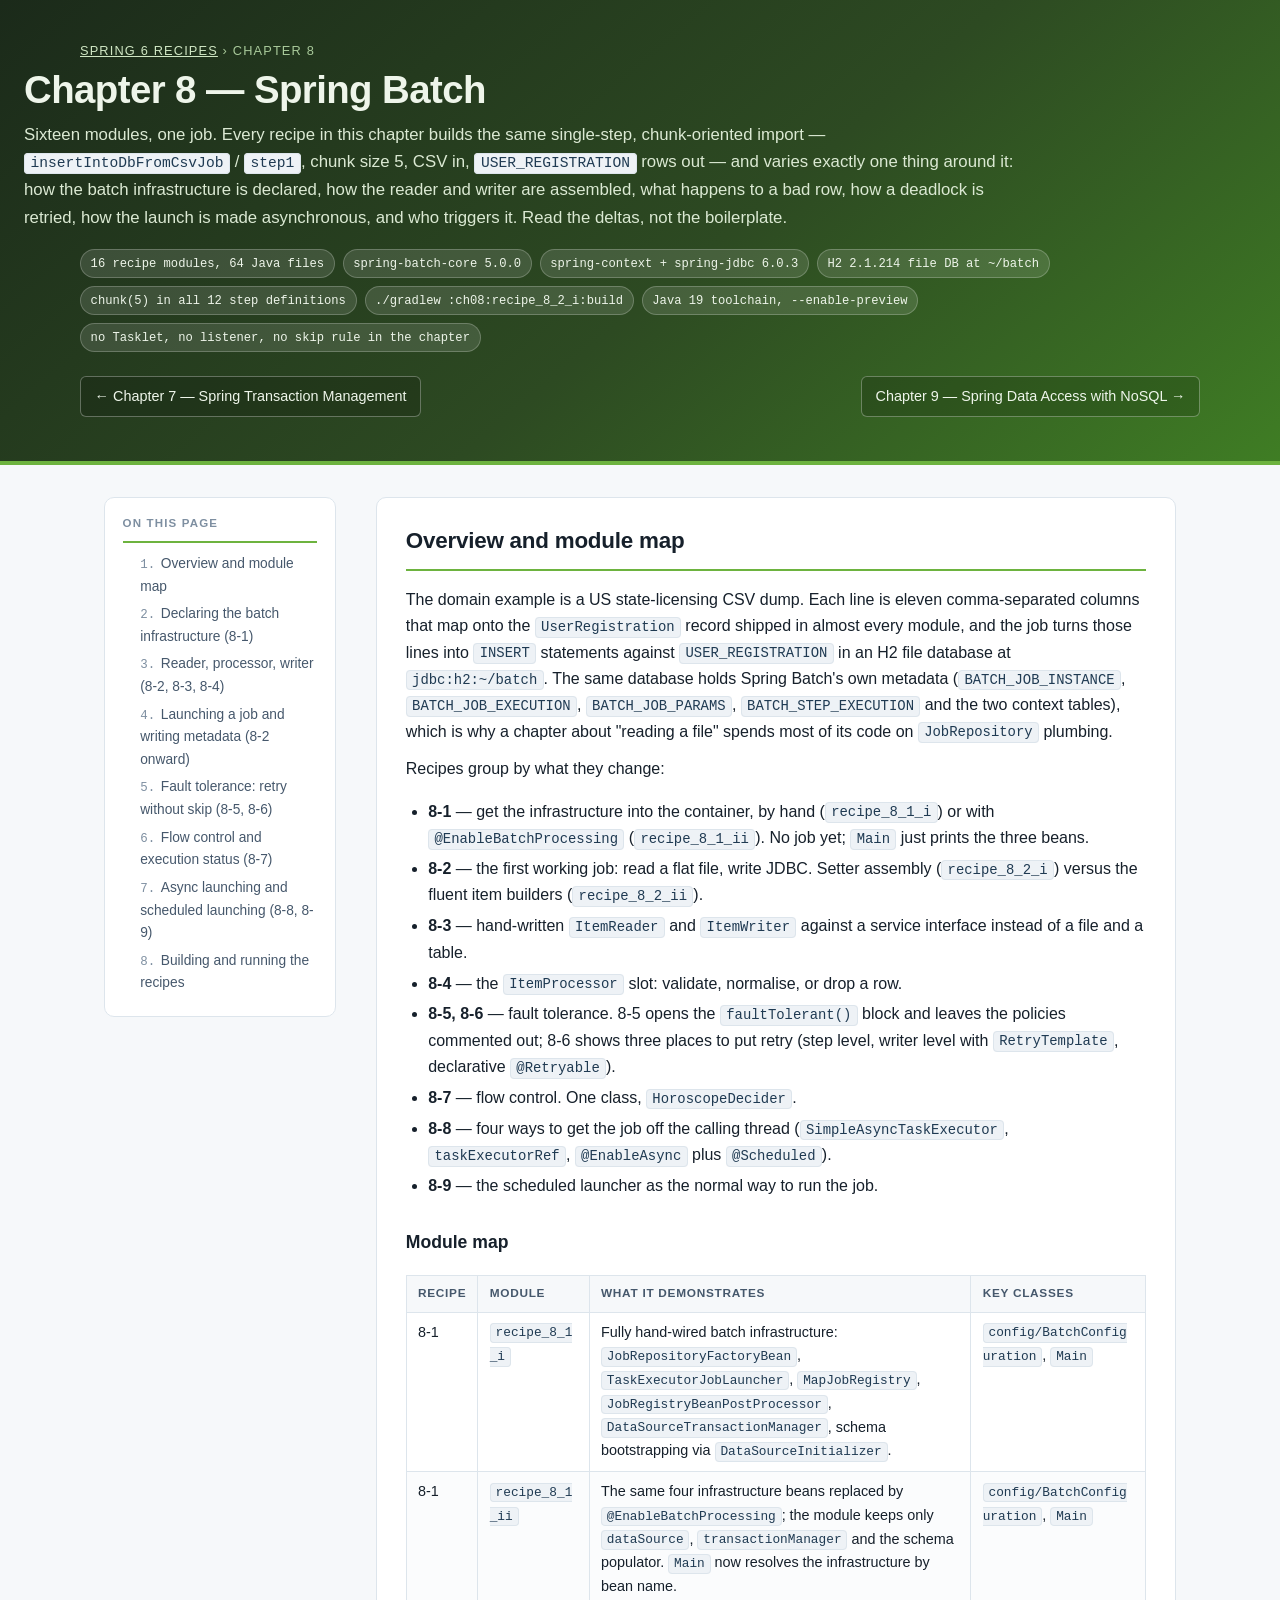
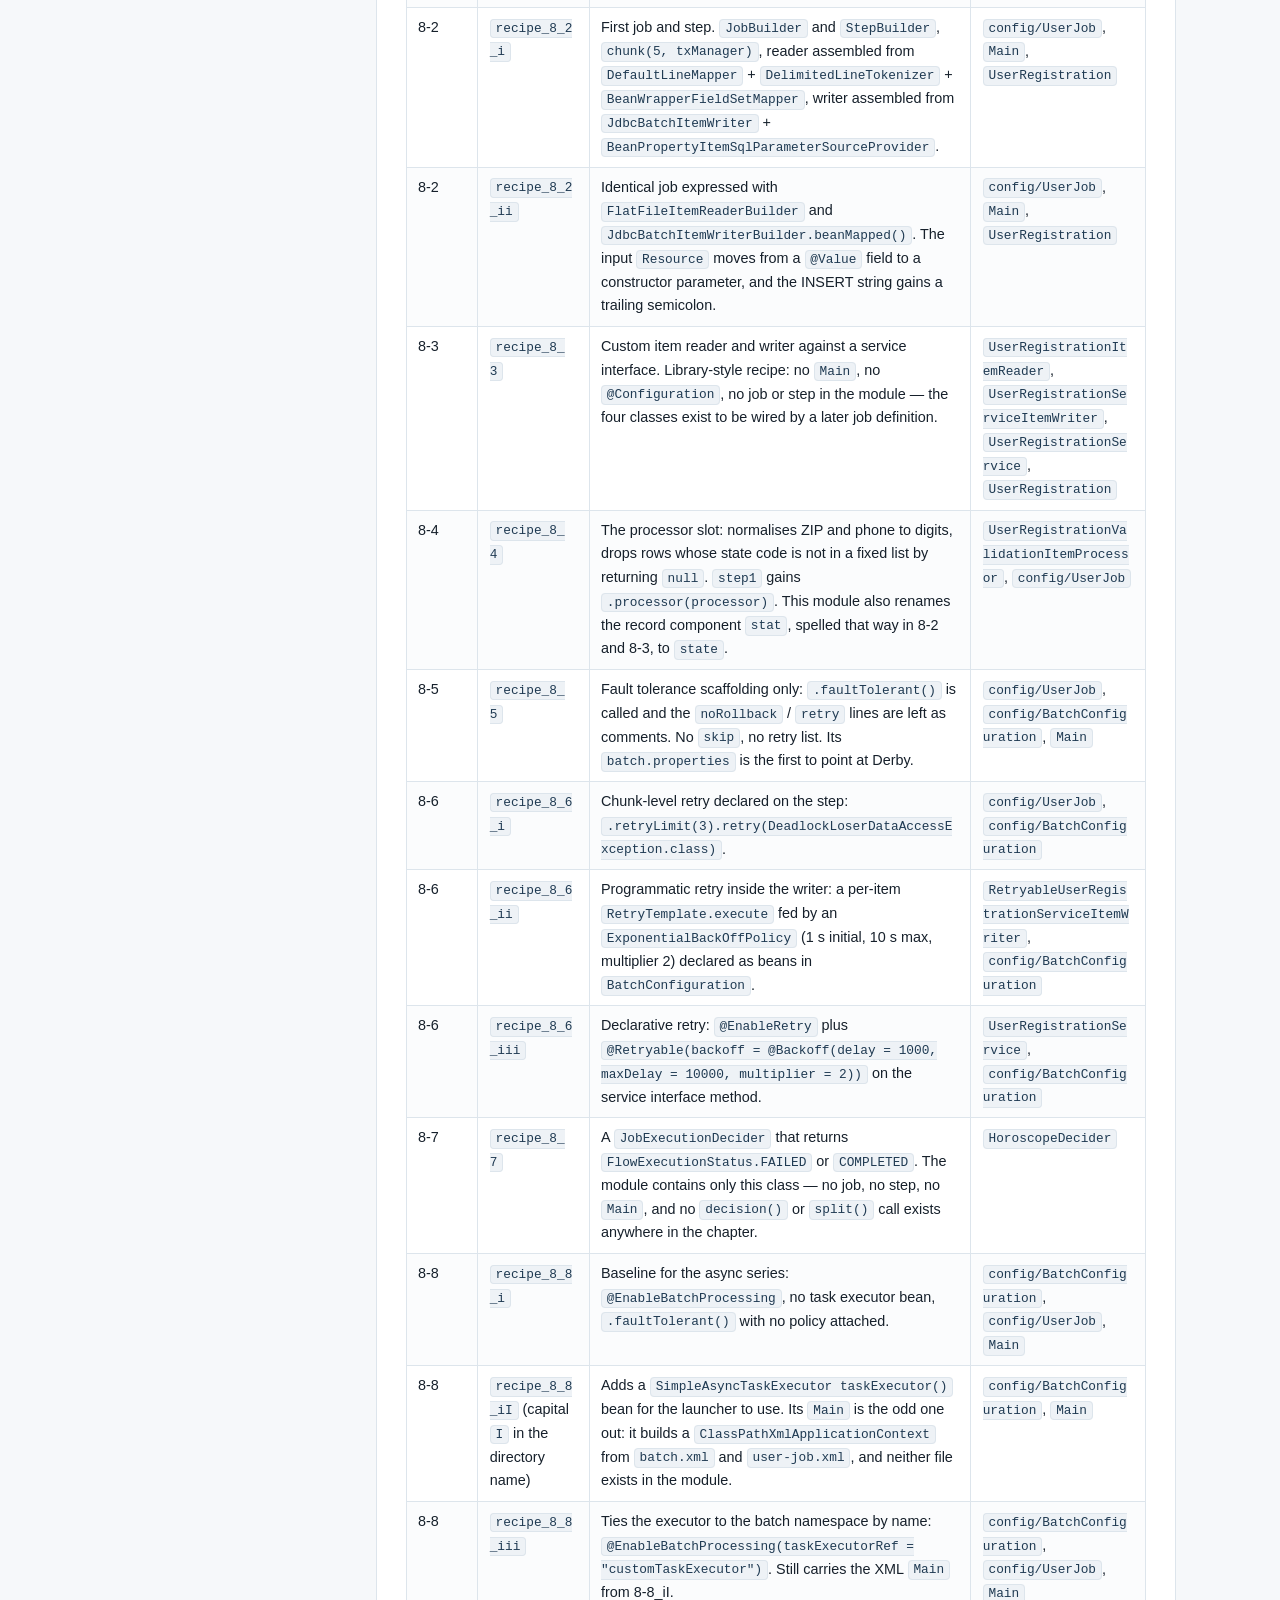
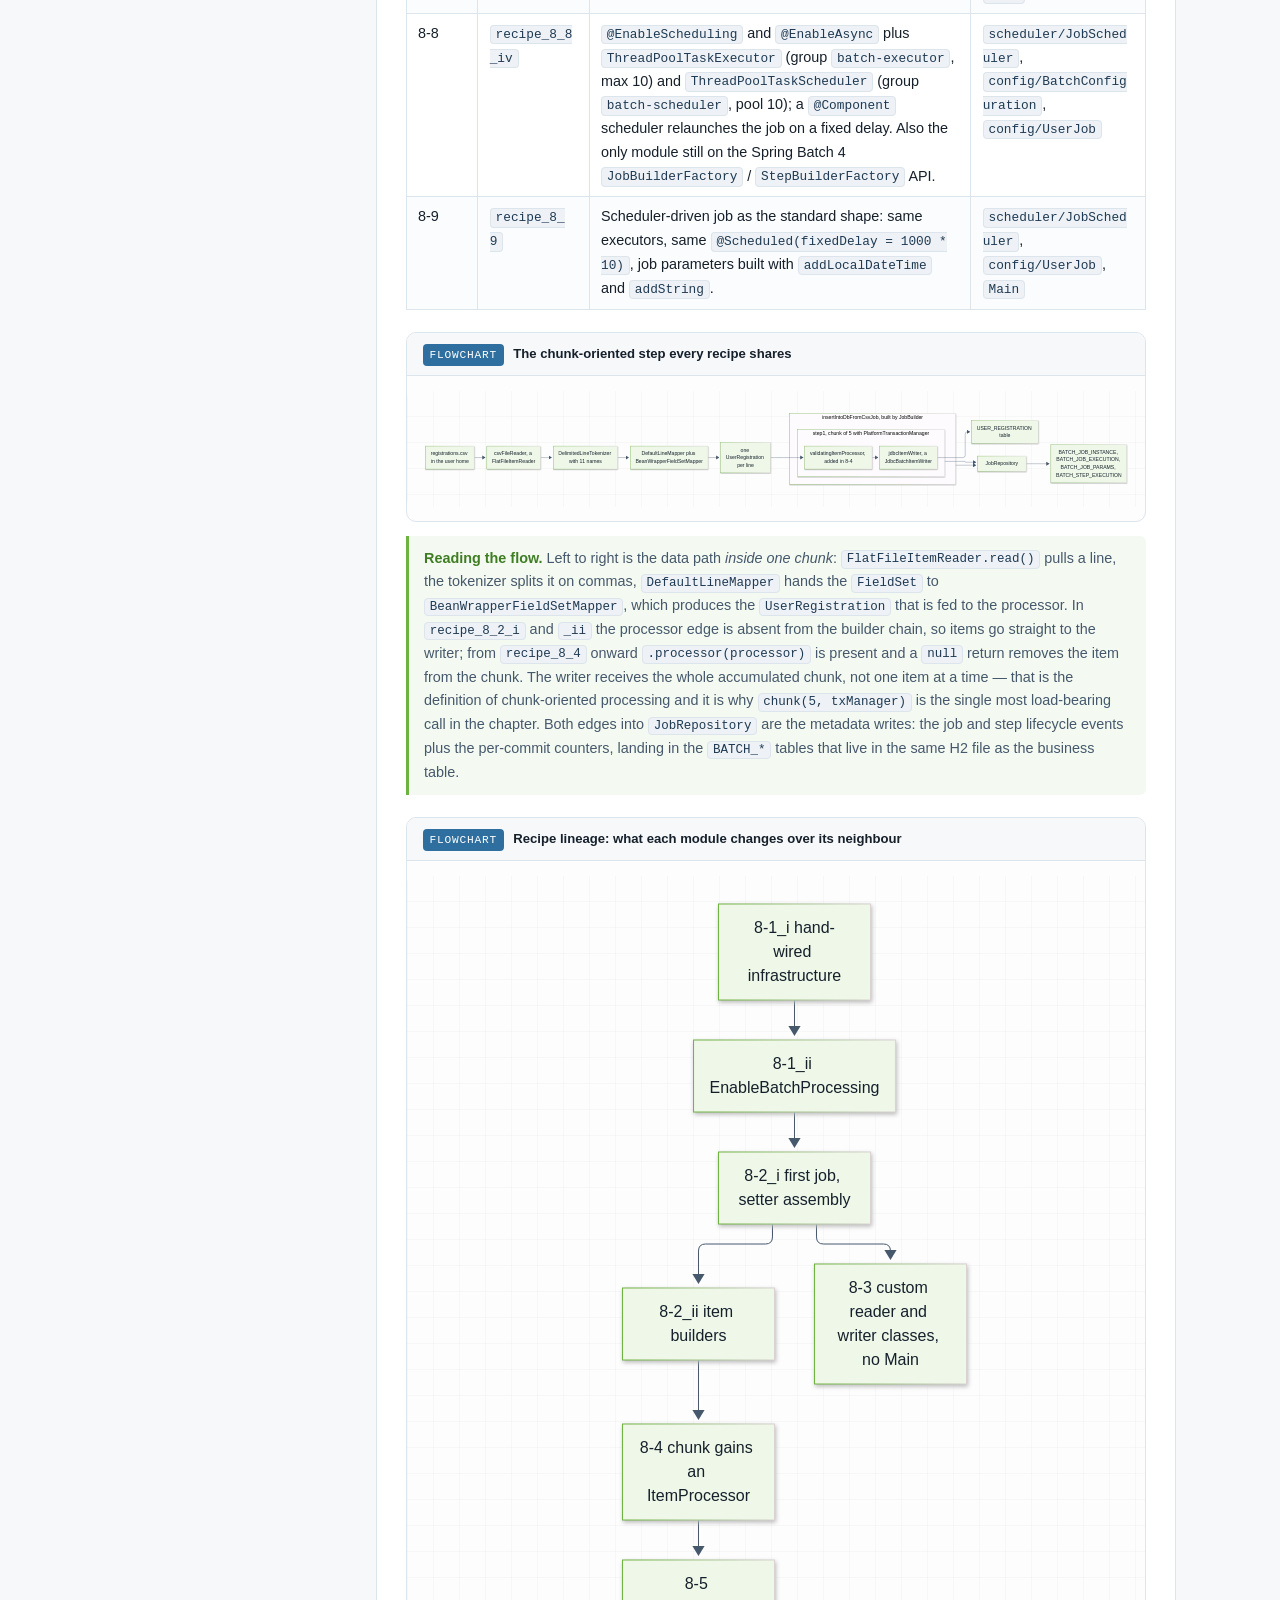
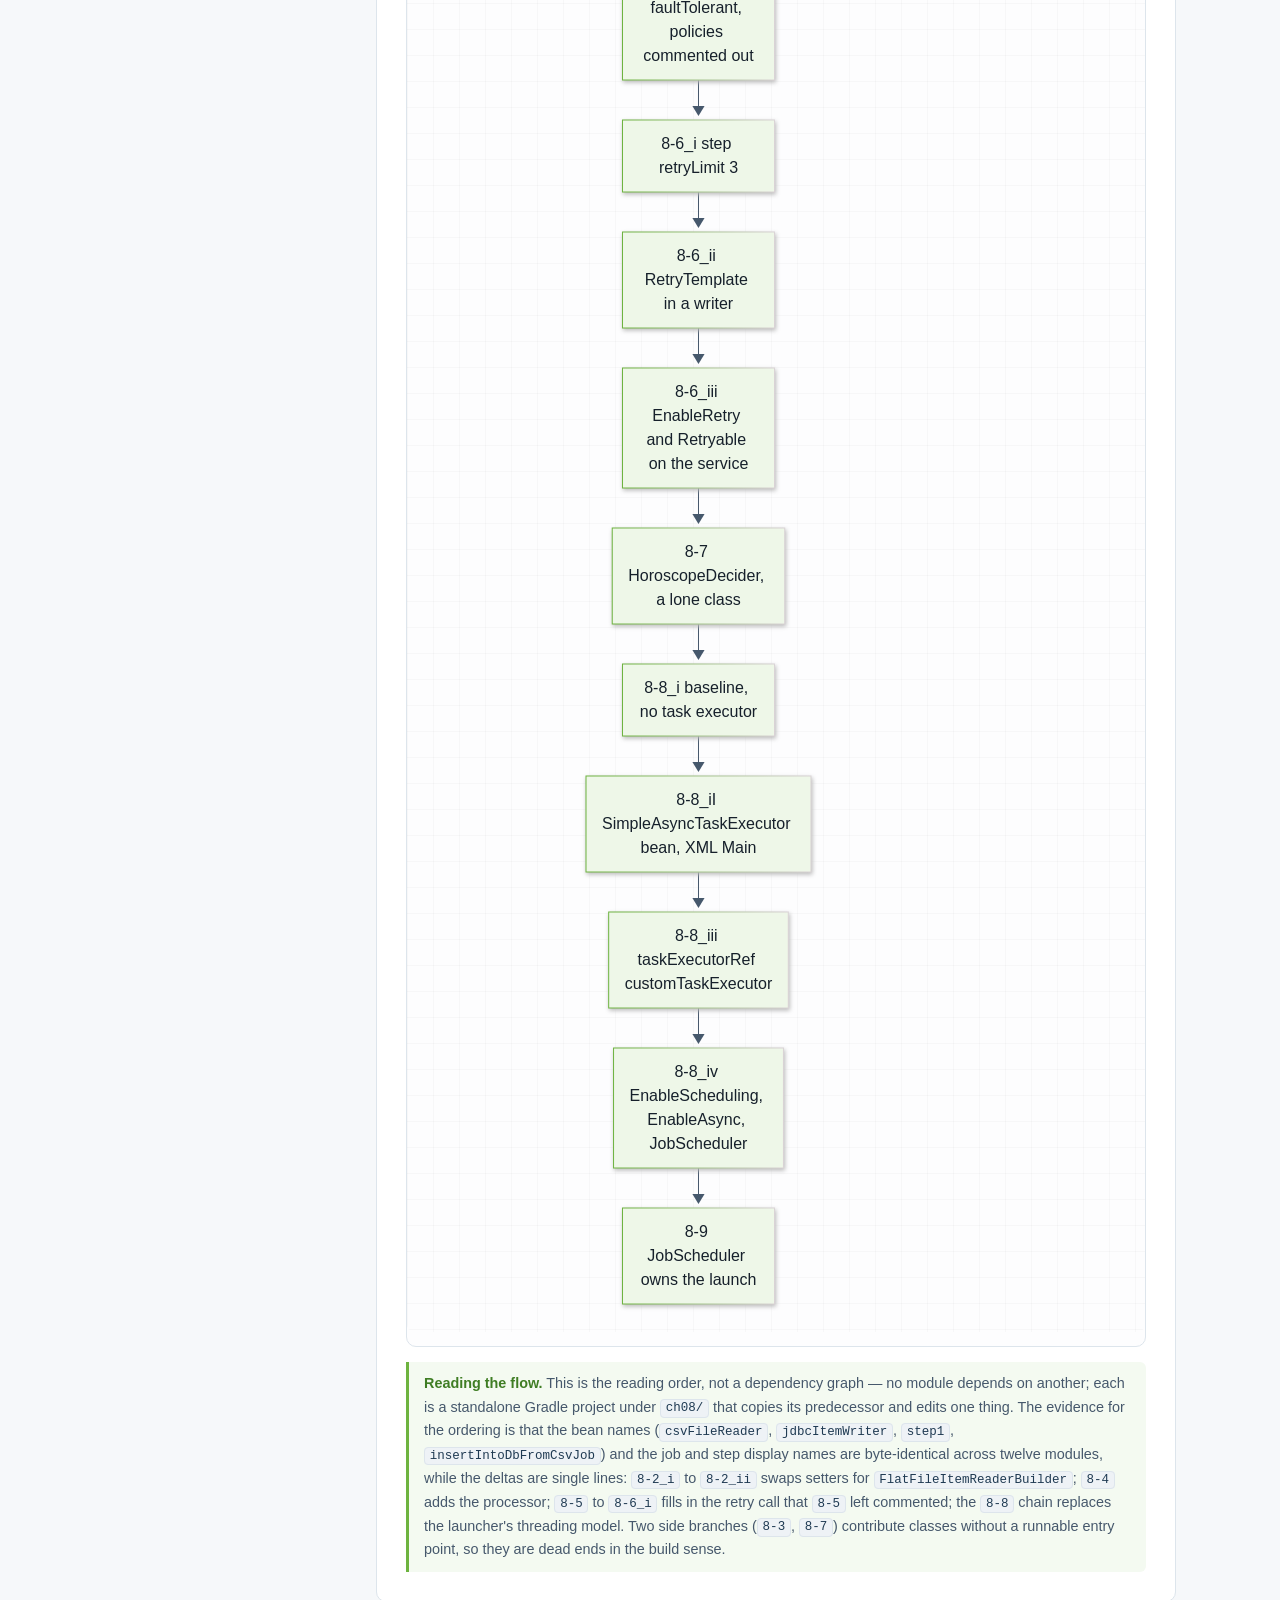
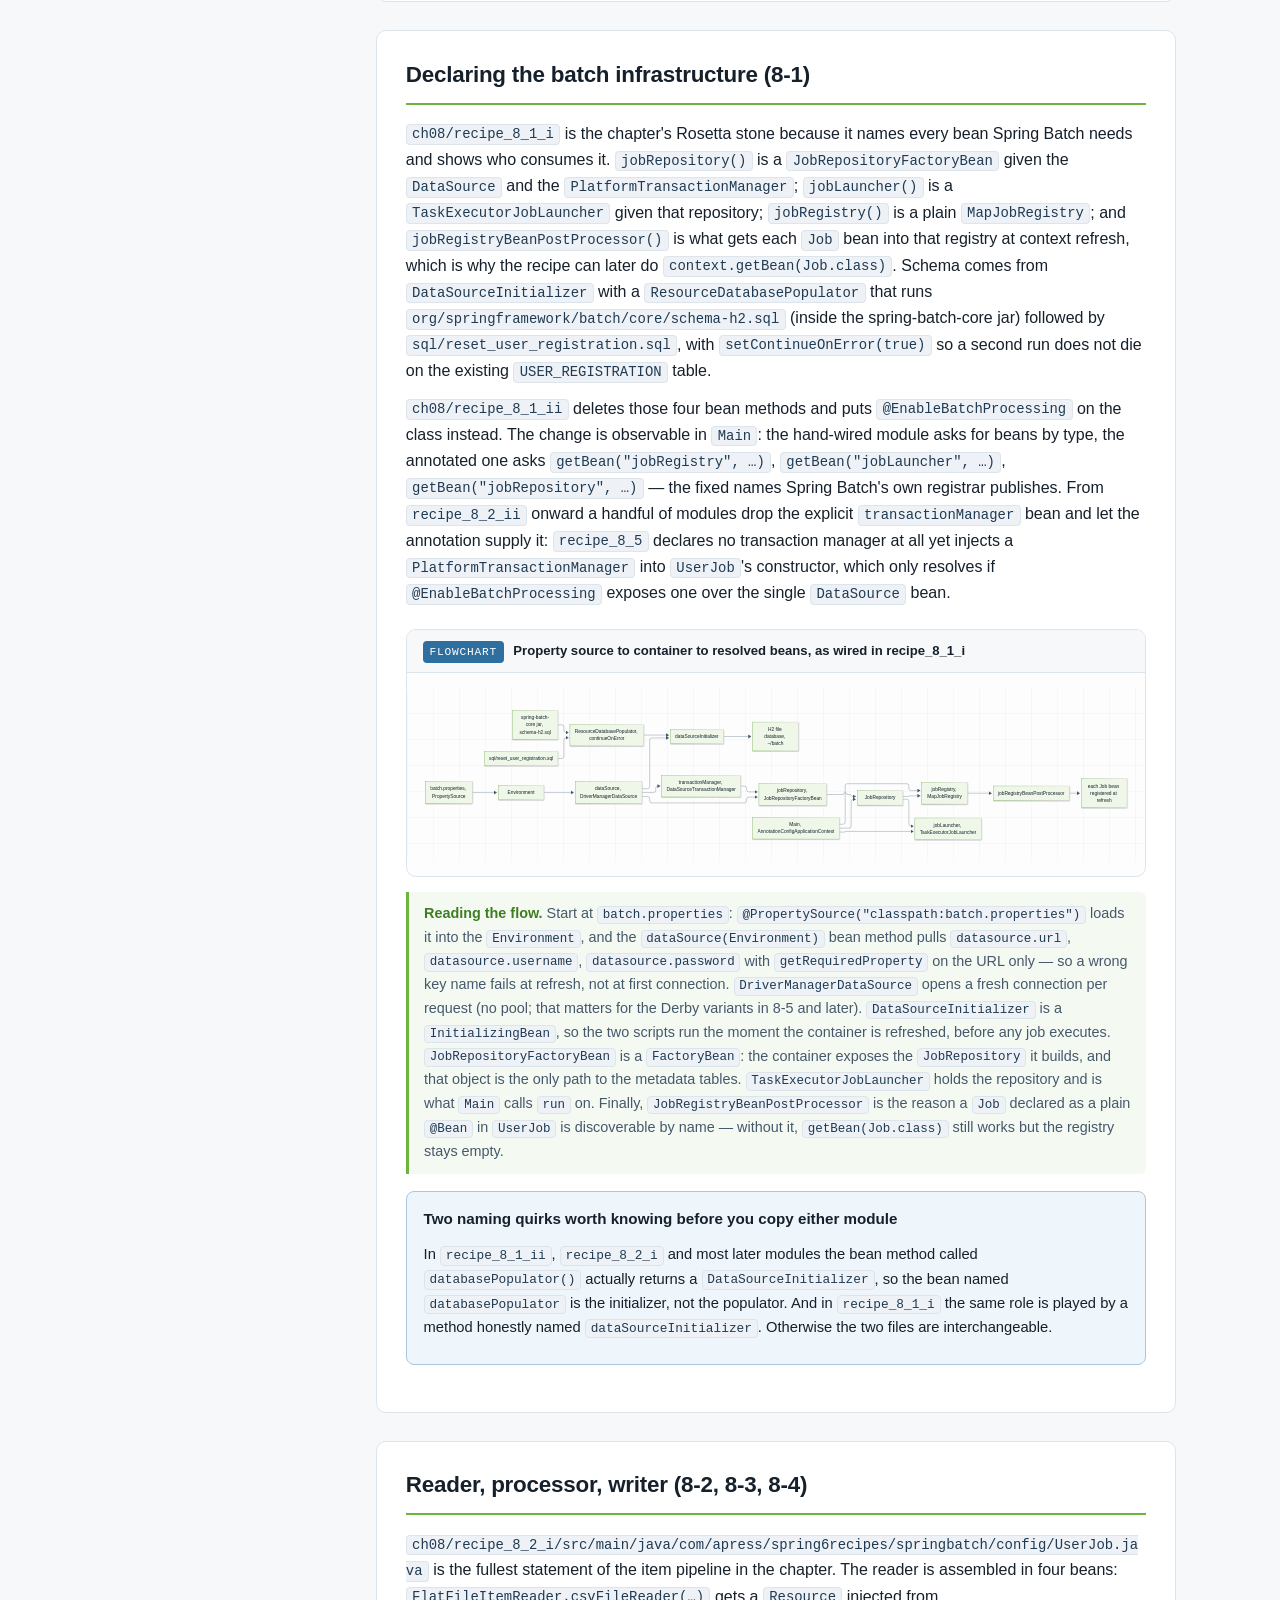
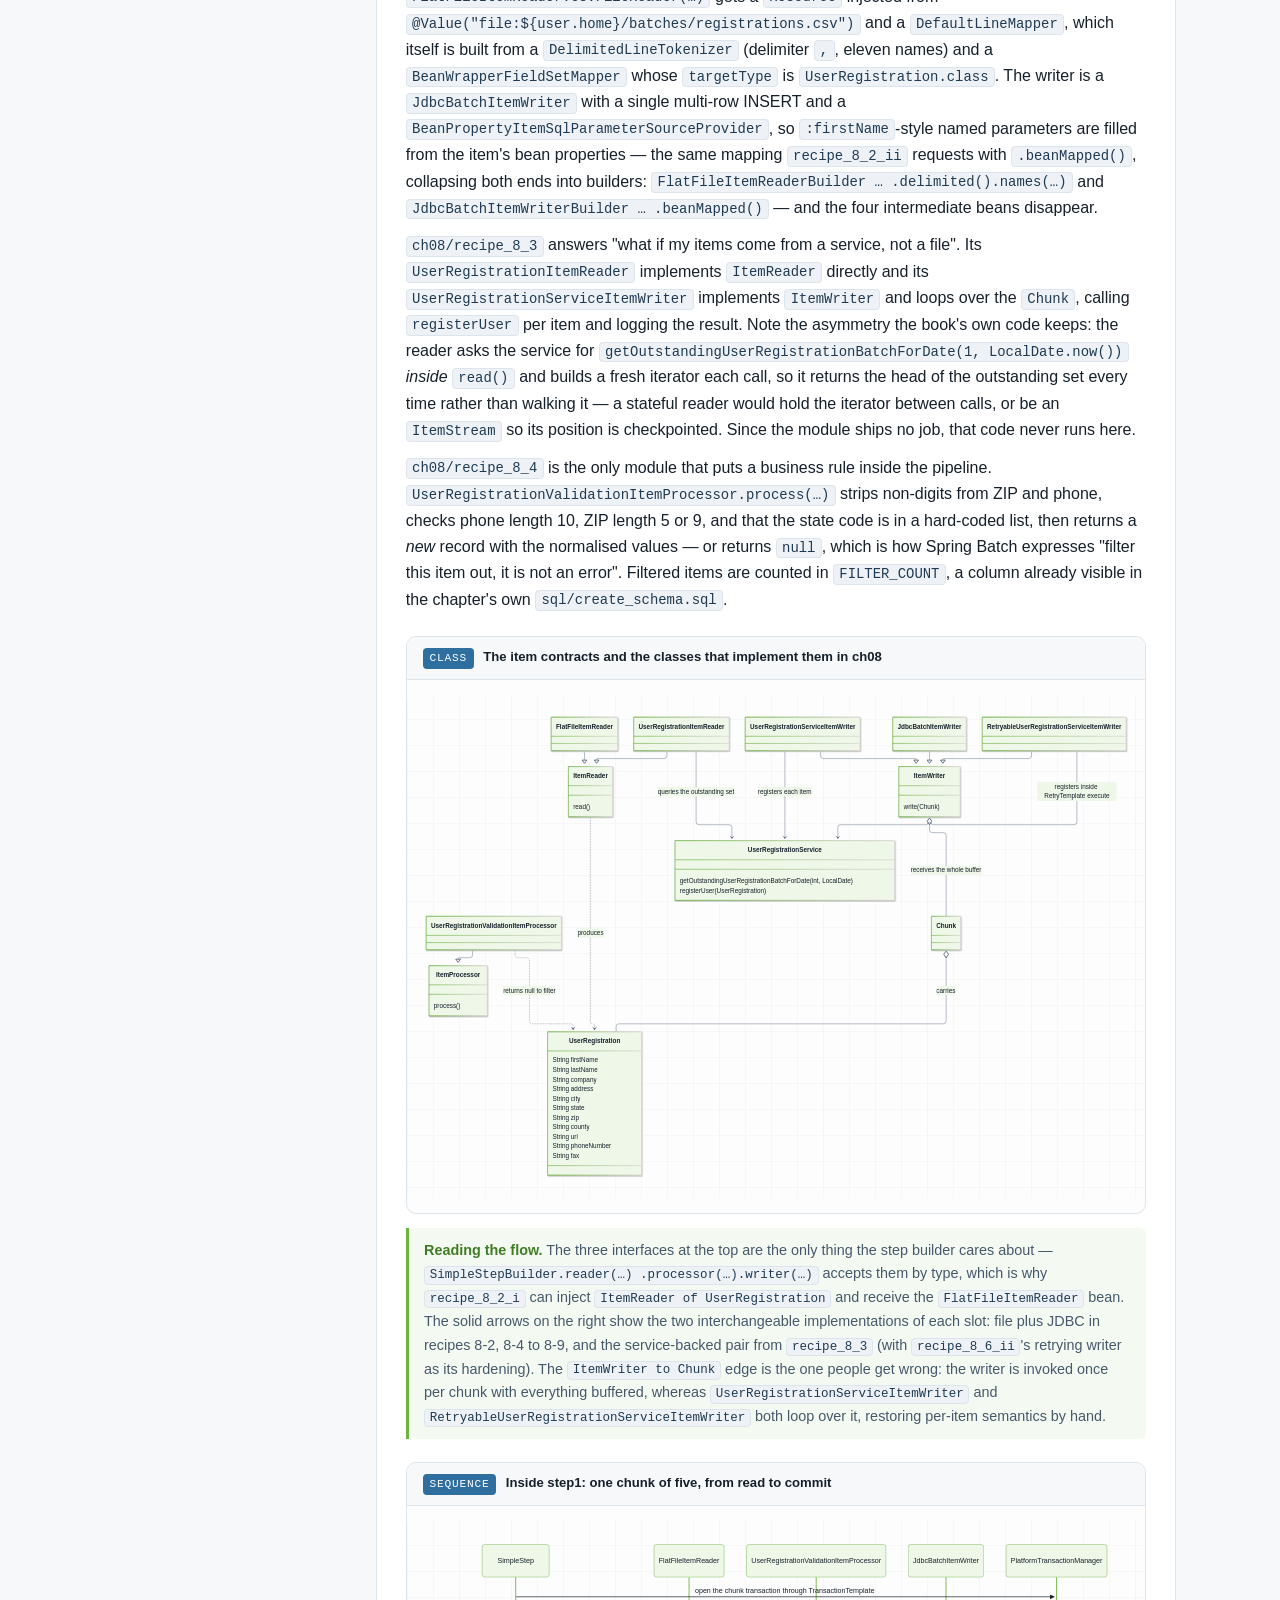
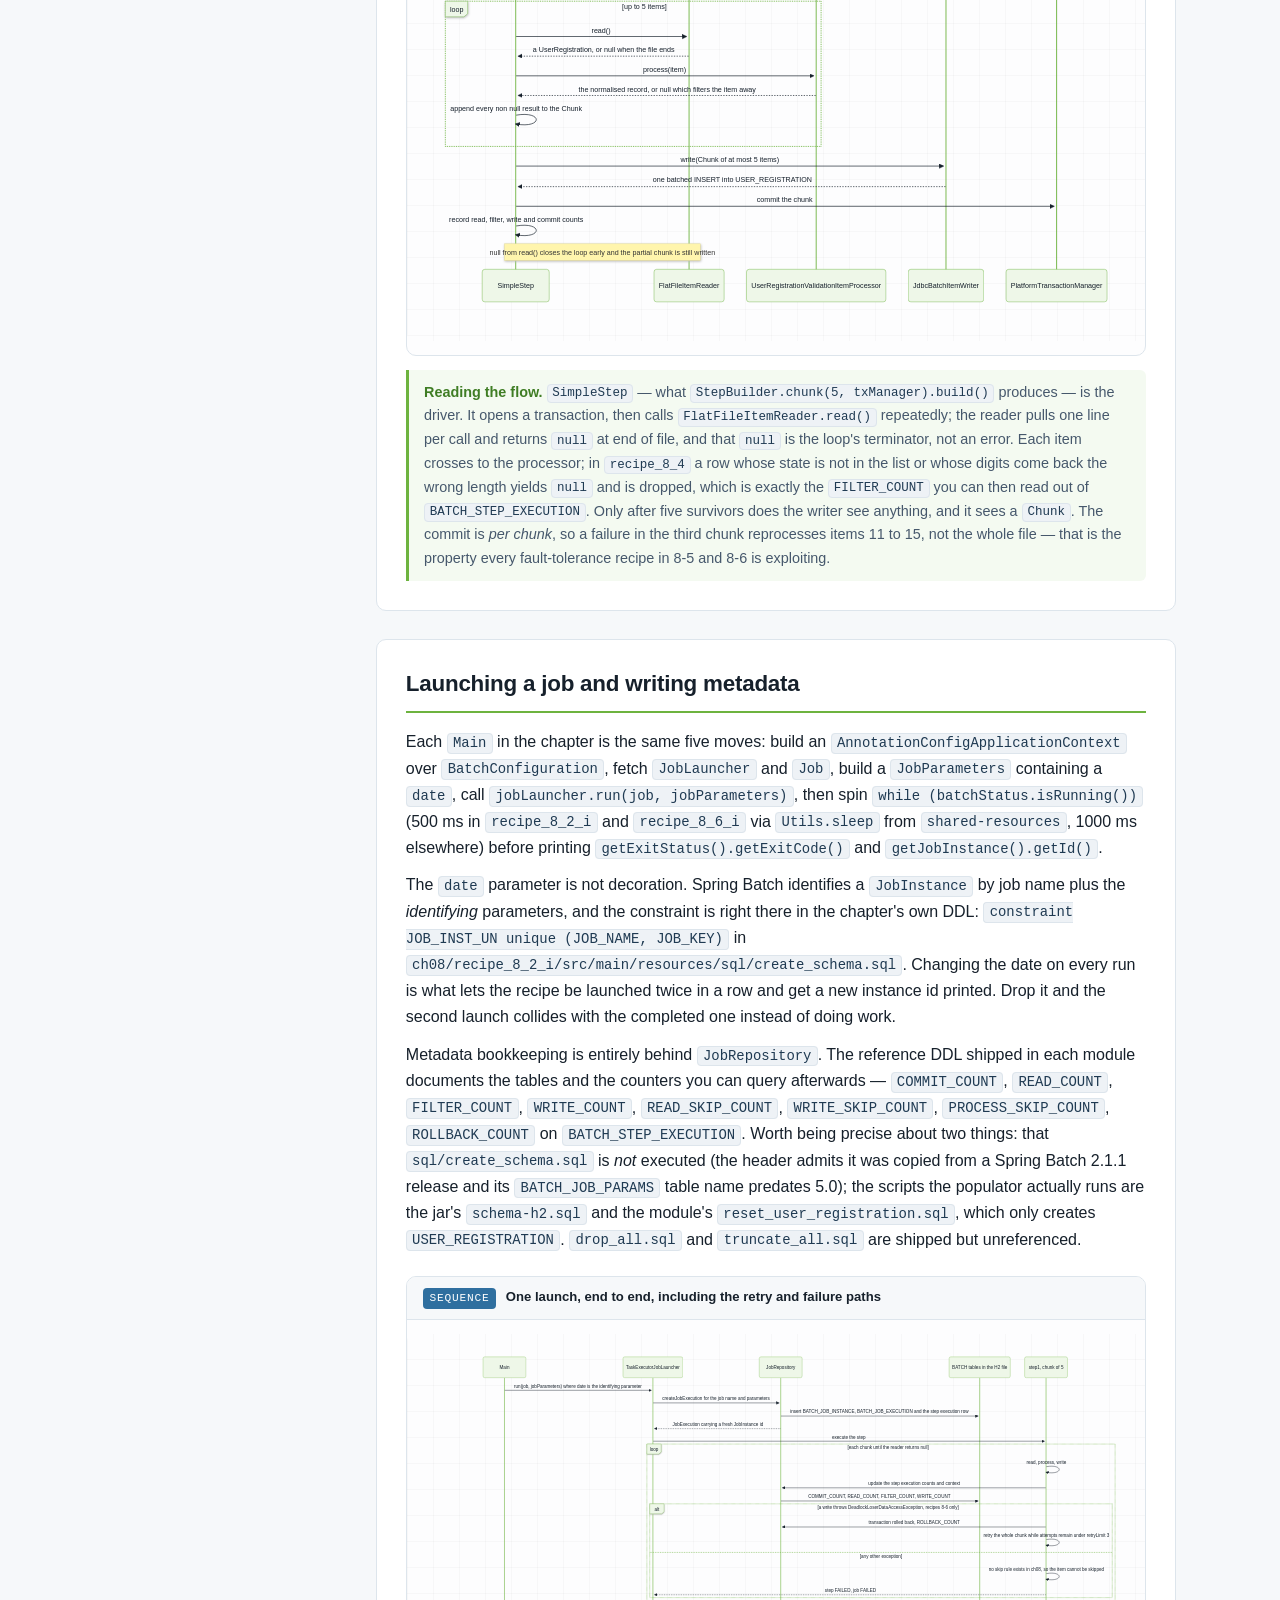
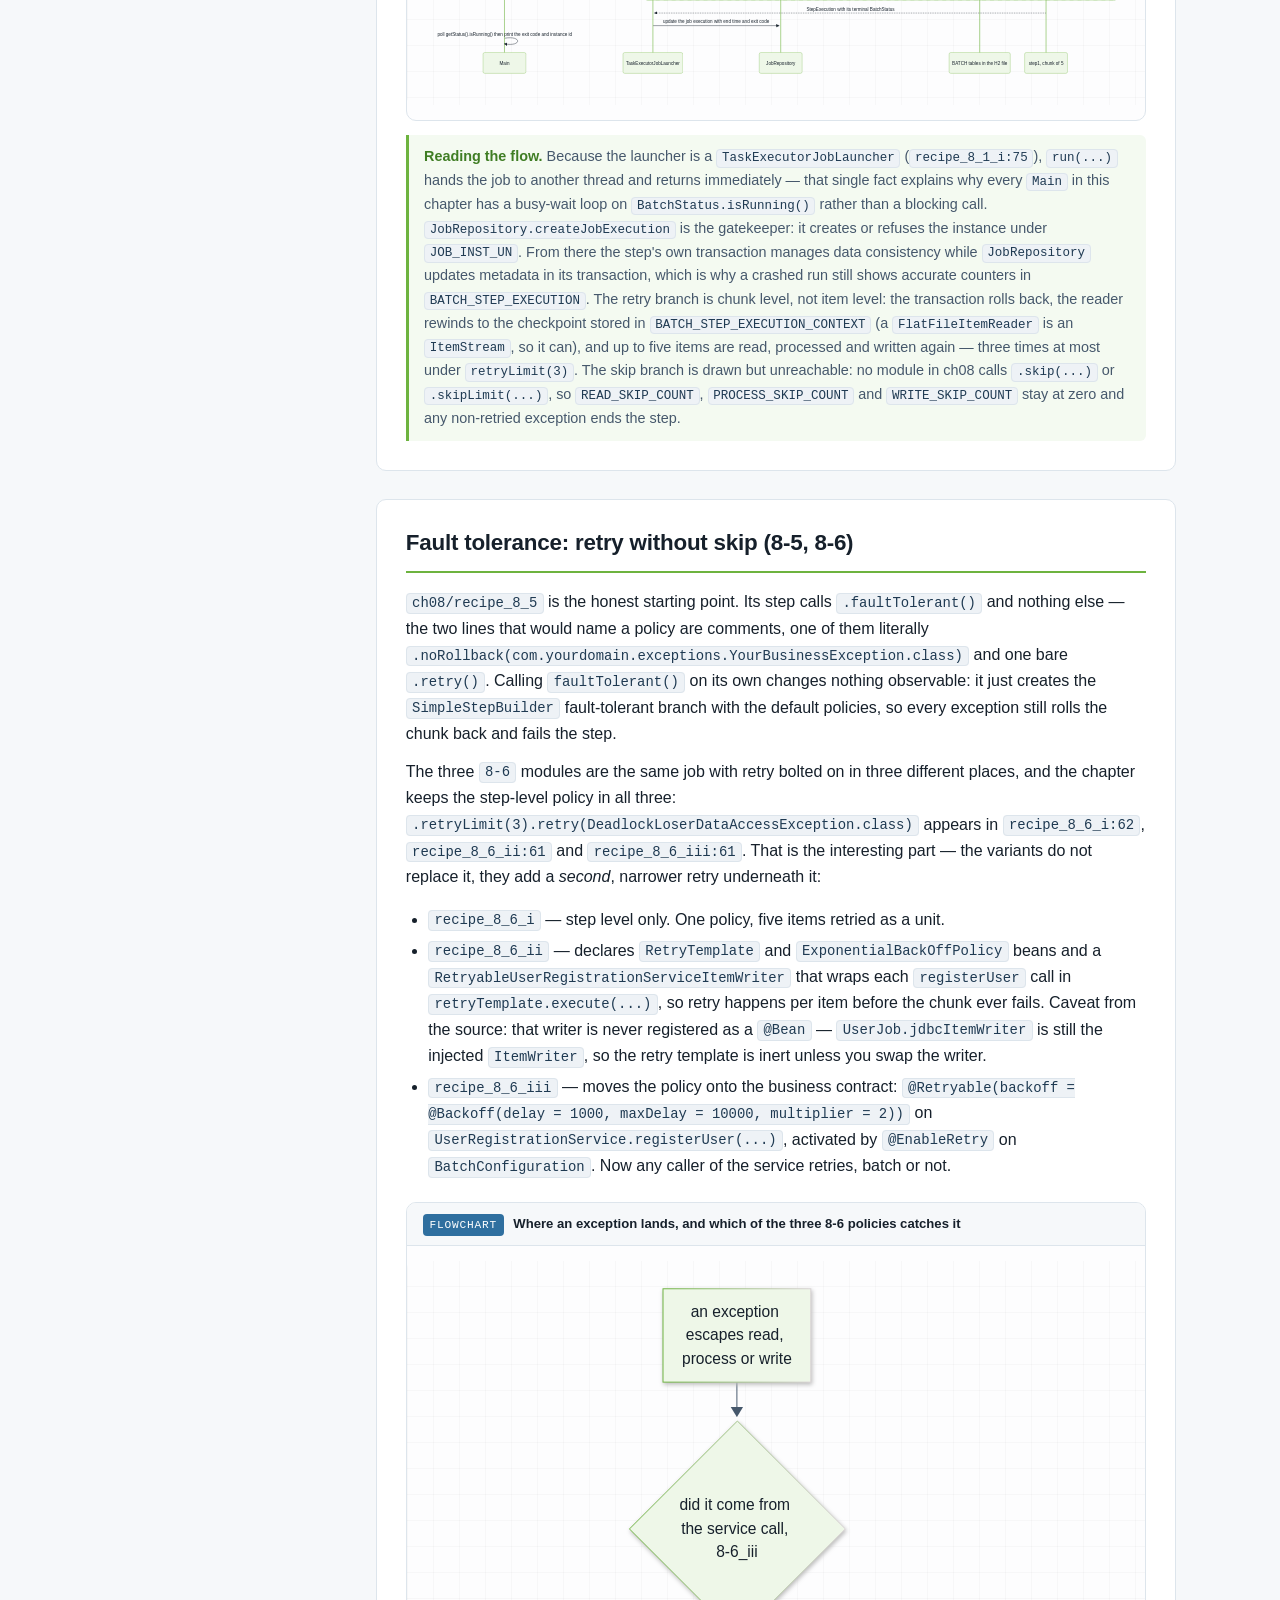
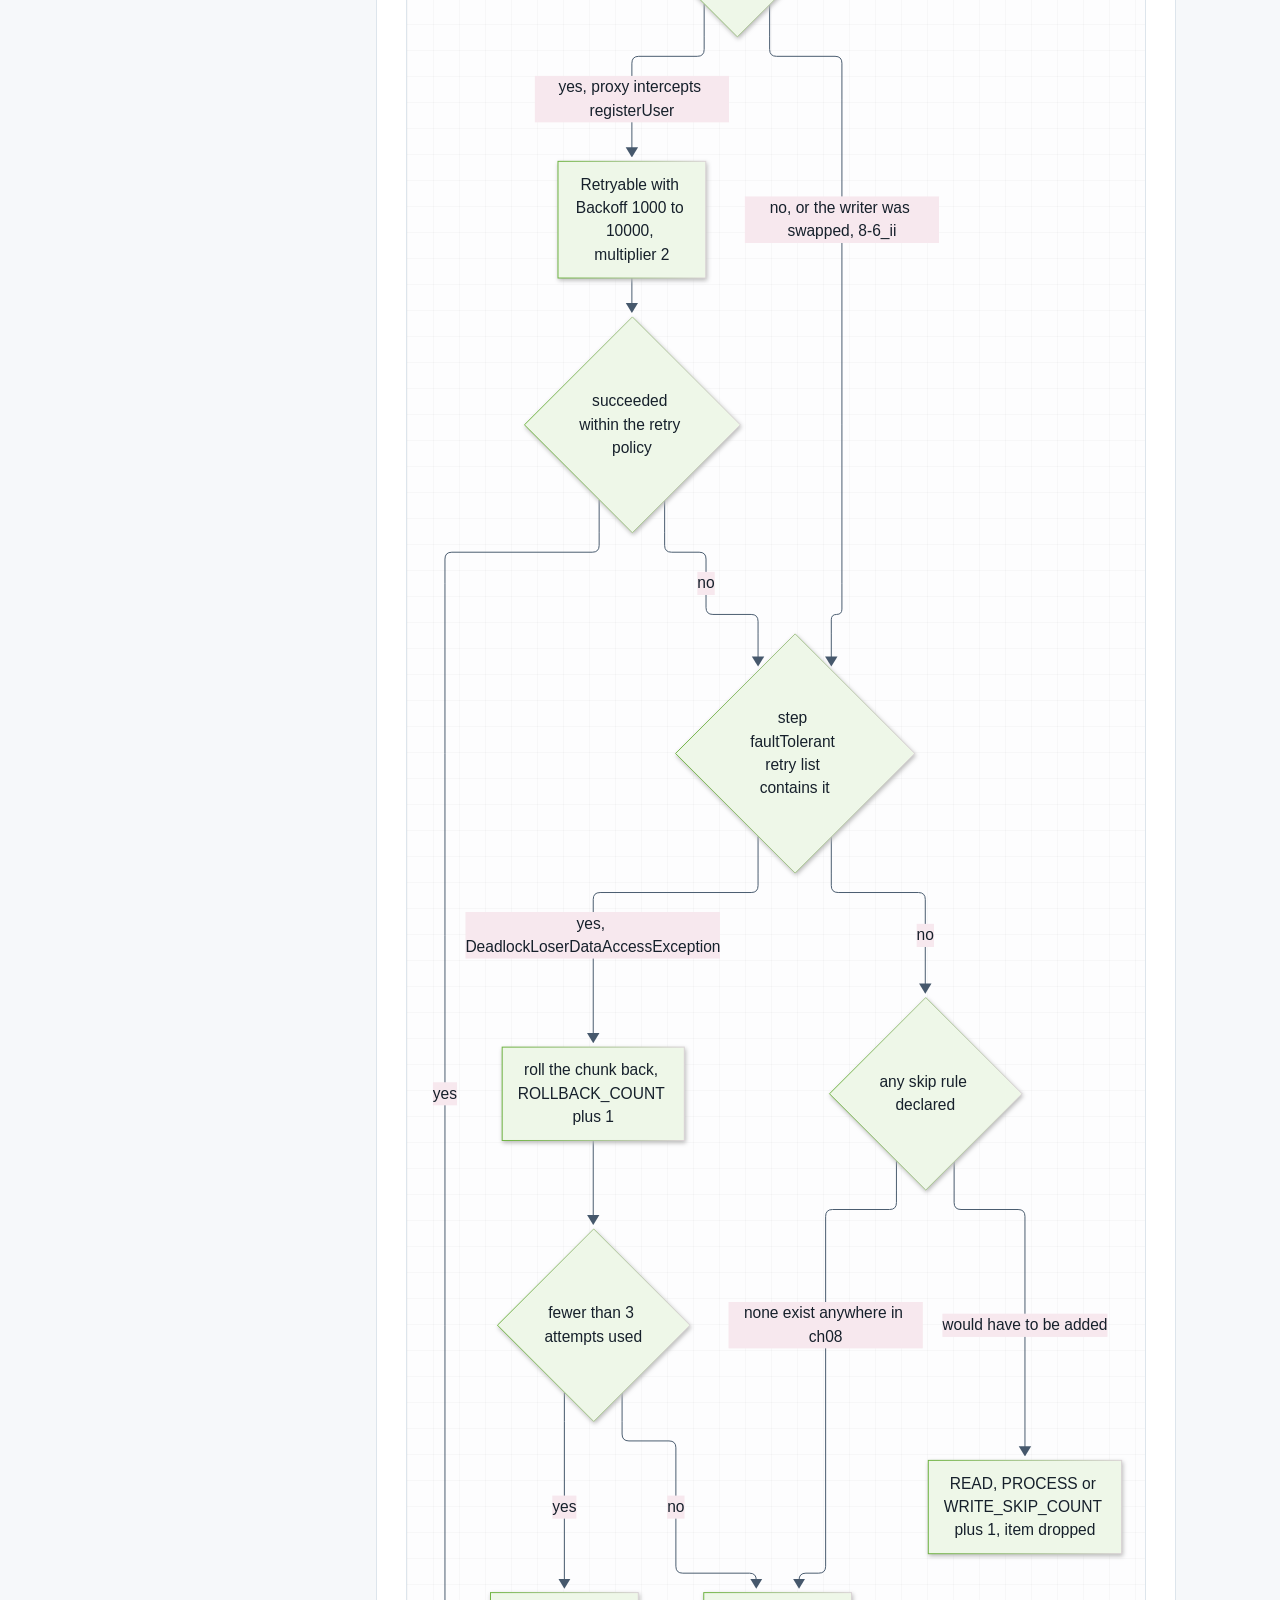
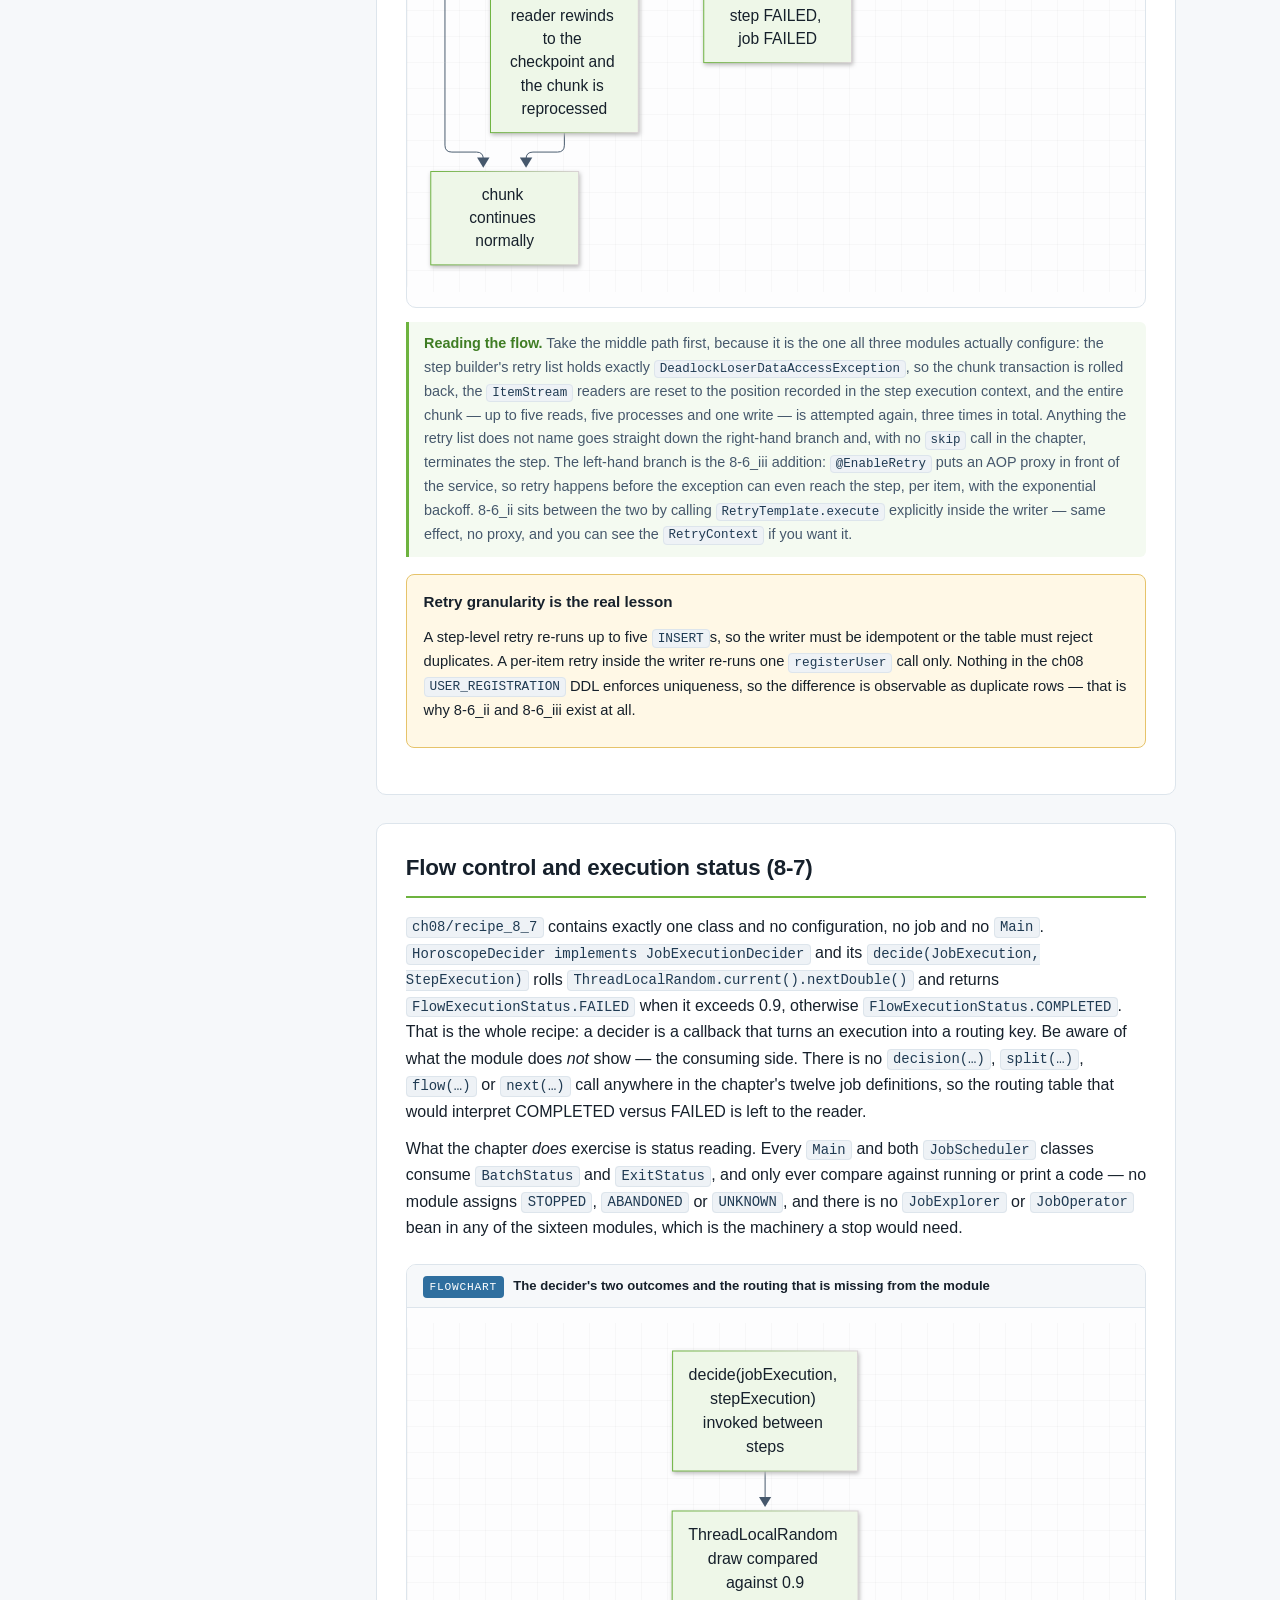
<file: docs/ch08/index.html>
<!DOCTYPE html>
<html lang="en">
<head>
<meta charset="utf-8">
<meta name="viewport" content="width=device-width, initial-scale=1">
<title>Chapter 8 — Spring Batch — Spring 6 Recipes</title>
<link rel="stylesheet" href="../assets/style.css">
<script src="../assets/mermaid.min.js"></script>
<script>
  mermaid.initialize({
    startOnLoad: true, securityLevel: 'loose', theme: 'base',
    themeVariables: {
      primaryColor: '#eef7e8', primaryBorderColor: '#6db33f', primaryTextColor: '#16202b',
      lineColor: '#46586c', fontFamily: 'Segoe UI, Helvetica, Arial, sans-serif'
    },
    flowchart: { curve: 'basis', htmlLabels: true, useMaxWidth: true },
    sequence: { useMaxWidth: true, showNotes: true }
  });
</script>
</head>
<body>
<header class="masthead">
  <div class="breadcrumb"><a href="../index.html">Spring 6 Recipes</a> &rsaquo; Chapter 8</div>
  <h1>Chapter 8 — Spring Batch</h1>
  <p class="lede">Sixteen modules, one job. Every recipe in this chapter builds the same
  single-step, chunk-oriented import — <code>insertIntoDbFromCsvJob</code> / <code>step1</code>, chunk
  size 5, CSV in, <code>USER_REGISTRATION</code> rows out — and varies exactly one thing around it:
  how the batch infrastructure is declared, how the reader and writer are assembled, what happens to a
  bad row, how a deadlock is retried, how the launch is made asynchronous, and who triggers it. Read the
  deltas, not the boilerplate.</p>
  <div class="chip-row">
    <span class="chip">16 recipe modules, 64 Java files</span>
    <span class="chip">spring-batch-core 5.0.0</span>
    <span class="chip">spring-context + spring-jdbc 6.0.3</span>
    <span class="chip">H2 2.1.214 file DB at ~/batch</span>
    <span class="chip">chunk(5) in all 12 step definitions</span>
    <span class="chip">./gradlew :ch08:recipe_8_2_i:build</span>
    <span class="chip">Java 19 toolchain, --enable-preview</span>
    <span class="chip">no Tasklet, no listener, no skip rule in the chapter</span>
  </div>
  <nav class="pager">
    <a href="../ch07/index.html">&larr; Chapter 7 — Spring Transaction Management</a>
    <a href="../ch09/index.html">Chapter 9 — Spring Data Access with NoSQL &rarr;</a>
  </nav>
</header>
<div class="shell">
  <aside class="toc"><h2>On this page</h2><ol>
    <li><a href="#overview">Overview and module map</a></li>
    <li><a href="#infrastructure">Declaring the batch infrastructure (8-1)</a></li>
    <li><a href="#pipeline">Reader, processor, writer (8-2, 8-3, 8-4)</a></li>
    <li><a href="#execution">Launching a job and writing metadata (8-2 onward)</a></li>
    <li><a href="#fault">Fault tolerance: retry without skip (8-5, 8-6)</a></li>
    <li><a href="#flow">Flow control and execution status (8-7)</a></li>
    <li><a href="#scheduling">Async launching and scheduled launching (8-8, 8-9)</a></li>
    <li><a href="#running">Building and running the recipes</a></li>
  </ol></aside>
  <article>

    <section id="overview">
      <h2>Overview and module map</h2>
      <p>The domain example is a US state-licensing CSV dump. Each line is eleven comma-separated
      columns that map onto the <code>UserRegistration</code> record shipped in almost every module, and
      the job turns those lines into <code>INSERT</code> statements against
      <code>USER_REGISTRATION</code> in an H2 file database at <code>jdbc:h2:~/batch</code>. The same
      database holds Spring Batch's own metadata (<code>BATCH_JOB_INSTANCE</code>,
      <code>BATCH_JOB_EXECUTION</code>, <code>BATCH_JOB_PARAMS</code>,
      <code>BATCH_STEP_EXECUTION</code> and the two context tables), which is why a chapter about
      "reading a file" spends most of its code on <code>JobRepository</code> plumbing.</p>
      <p>Recipes group by what they change:</p>
      <ul>
        <li><strong>8-1</strong> — get the infrastructure into the container, by hand
          (<code>recipe_8_1_i</code>) or with <code>@EnableBatchProcessing</code>
          (<code>recipe_8_1_ii</code>). No job yet; <code>Main</code> just prints the three beans.</li>
        <li><strong>8-2</strong> — the first working job: read a flat file, write JDBC. Setter
          assembly (<code>recipe_8_2_i</code>) versus the fluent item builders
          (<code>recipe_8_2_ii</code>).</li>
        <li><strong>8-3</strong> — hand-written <code>ItemReader</code> and <code>ItemWriter</code>
          against a service interface instead of a file and a table.</li>
        <li><strong>8-4</strong> — the <code>ItemProcessor</code> slot: validate, normalise, or drop a row.</li>
        <li><strong>8-5, 8-6</strong> — fault tolerance. 8-5 opens the
          <code>faultTolerant()</code> block and leaves the policies commented out; 8-6 shows three
          places to put retry (step level, writer level with <code>RetryTemplate</code>, declarative
          <code>@Retryable</code>).</li>
        <li><strong>8-7</strong> — flow control. One class, <code>HoroscopeDecider</code>.</li>
        <li><strong>8-8</strong> — four ways to get the job off the calling thread
          (<code>SimpleAsyncTaskExecutor</code>, <code>taskExecutorRef</code>,
          <code>@EnableAsync</code> plus <code>@Scheduled</code>).</li>
        <li><strong>8-9</strong> — the scheduled launcher as the normal way to run the job.</li>
      </ul>

      <h3>Module map</h3>
      <table>
        <thead><tr><th>Recipe</th><th>Module</th><th>What it demonstrates</th><th>Key classes</th></tr></thead>
        <tbody>
          <tr><td>8-1</td><td><code>recipe_8_1_i</code></td>
            <td>Fully hand-wired batch infrastructure: <code>JobRepositoryFactoryBean</code>,
              <code>TaskExecutorJobLauncher</code>, <code>MapJobRegistry</code>,
              <code>JobRegistryBeanPostProcessor</code>, <code>DataSourceTransactionManager</code>,
              schema bootstrapping via <code>DataSourceInitializer</code>.</td>
            <td><code>config/BatchConfiguration</code>, <code>Main</code></td></tr>
          <tr><td>8-1</td><td><code>recipe_8_1_ii</code></td>
            <td>The same four infrastructure beans replaced by <code>@EnableBatchProcessing</code>; the
              module keeps only <code>dataSource</code>, <code>transactionManager</code> and the schema
              populator. <code>Main</code> now resolves the infrastructure by bean name.</td>
            <td><code>config/BatchConfiguration</code>, <code>Main</code></td></tr>
          <tr><td>8-2</td><td><code>recipe_8_2_i</code></td>
            <td>First job and step. <code>JobBuilder</code> and <code>StepBuilder</code>,
              <code>chunk(5, txManager)</code>, reader assembled from
              <code>DefaultLineMapper</code> + <code>DelimitedLineTokenizer</code> +
              <code>BeanWrapperFieldSetMapper</code>, writer assembled from
              <code>JdbcBatchItemWriter</code> + <code>BeanPropertyItemSqlParameterSourceProvider</code>.</td>
            <td><code>config/UserJob</code>, <code>Main</code>, <code>UserRegistration</code></td></tr>
          <tr><td>8-2</td><td><code>recipe_8_2_ii</code></td>
            <td>Identical job expressed with <code>FlatFileItemReaderBuilder</code> and
              <code>JdbcBatchItemWriterBuilder.beanMapped()</code>. The input <code>Resource</code> moves
              from a <code>@Value</code> field to a constructor parameter, and the INSERT string gains a
              trailing semicolon.</td>
            <td><code>config/UserJob</code>, <code>Main</code>, <code>UserRegistration</code></td></tr>
          <tr><td>8-3</td><td><code>recipe_8_3</code></td>
            <td>Custom item reader and writer against a service interface. Library-style recipe: no
              <code>Main</code>, no <code>@Configuration</code>, no job or step in the module — the four
              classes exist to be wired by a later job definition.</td>
            <td><code>UserRegistrationItemReader</code>, <code>UserRegistrationServiceItemWriter</code>,
              <code>UserRegistrationService</code>, <code>UserRegistration</code></td></tr>
          <tr><td>8-4</td><td><code>recipe_8_4</code></td>
            <td>The processor slot: normalises ZIP and phone to digits, drops rows whose state code is
              not in a fixed list by returning <code>null</code>. <code>step1</code> gains
              <code>.processor(processor)</code>. This module also renames the record component
              <code>stat</code>, spelled that way in 8-2 and 8-3, to <code>state</code>.</td>
            <td><code>UserRegistrationValidationItemProcessor</code>, <code>config/UserJob</code></td></tr>
          <tr><td>8-5</td><td><code>recipe_8_5</code></td>
            <td>Fault tolerance scaffolding only: <code>.faultTolerant()</code> is called and the
              <code>noRollback</code> / <code>retry</code> lines are left as comments. No <code>skip</code>,
              no retry list. Its <code>batch.properties</code> is the first to point at Derby.</td>
            <td><code>config/UserJob</code>, <code>config/BatchConfiguration</code>, <code>Main</code></td></tr>
          <tr><td>8-6</td><td><code>recipe_8_6_i</code></td>
            <td>Chunk-level retry declared on the step: <code>.retryLimit(3).retry(DeadlockLoserDataAccessException.class)</code>.</td>
            <td><code>config/UserJob</code>, <code>config/BatchConfiguration</code></td></tr>
          <tr><td>8-6</td><td><code>recipe_8_6_ii</code></td>
            <td>Programmatic retry inside the writer: a per-item <code>RetryTemplate.execute</code> fed by
              an <code>ExponentialBackOffPolicy</code> (1 s initial, 10 s max, multiplier 2) declared as
              beans in <code>BatchConfiguration</code>.</td>
            <td><code>RetryableUserRegistrationServiceItemWriter</code>, <code>config/BatchConfiguration</code></td></tr>
          <tr><td>8-6</td><td><code>recipe_8_6_iii</code></td>
            <td>Declarative retry: <code>@EnableRetry</code> plus <code>@Retryable(backoff = @Backoff(delay
              = 1000, maxDelay = 10000, multiplier = 2))</code> on the service interface method.</td>
            <td><code>UserRegistrationService</code>, <code>config/BatchConfiguration</code></td></tr>
          <tr><td>8-7</td><td><code>recipe_8_7</code></td>
            <td>A <code>JobExecutionDecider</code> that returns <code>FlowExecutionStatus.FAILED</code> or
              <code>COMPLETED</code>. The module contains only this class — no job, no step, no
              <code>Main</code>, and no <code>decision()</code> or <code>split()</code> call exists
              anywhere in the chapter.</td>
            <td><code>HoroscopeDecider</code></td></tr>
          <tr><td>8-8</td><td><code>recipe_8_8_i</code></td>
            <td>Baseline for the async series: <code>@EnableBatchProcessing</code>, no task executor bean,
              <code>.faultTolerant()</code> with no policy attached.</td>
            <td><code>config/BatchConfiguration</code>, <code>config/UserJob</code>, <code>Main</code></td></tr>
          <tr><td>8-8</td><td><code>recipe_8_8_iI</code> (capital <code>I</code> in the directory name)</td>
            <td>Adds a <code>SimpleAsyncTaskExecutor taskExecutor()</code> bean for the launcher to use.
              Its <code>Main</code> is the odd one out: it builds a <code>ClassPathXmlApplicationContext</code>
              from <code>batch.xml</code> and <code>user-job.xml</code>, and neither file exists in the module.</td>
            <td><code>config/BatchConfiguration</code>, <code>Main</code></td></tr>
          <tr><td>8-8</td><td><code>recipe_8_8_iii</code></td>
            <td>Ties the executor to the batch namespace by name:
              <code>@EnableBatchProcessing(taskExecutorRef = "customTaskExecutor")</code>. Still carries the
              XML <code>Main</code> from 8-8_iI.</td>
            <td><code>config/BatchConfiguration</code>, <code>config/UserJob</code>, <code>Main</code></td></tr>
          <tr><td>8-8</td><td><code>recipe_8_8_iv</code></td>
            <td><code>@EnableScheduling</code> and <code>@EnableAsync</code> plus
              <code>ThreadPoolTaskExecutor</code> (group <code>batch-executor</code>, max 10) and
              <code>ThreadPoolTaskScheduler</code> (group <code>batch-scheduler</code>, pool 10); a
              <code>@Component</code> scheduler relaunches the job on a fixed delay. Also the only module
              still on the Spring Batch 4 <code>JobBuilderFactory</code> / <code>StepBuilderFactory</code> API.</td>
            <td><code>scheduler/JobScheduler</code>, <code>config/BatchConfiguration</code>, <code>config/UserJob</code></td></tr>
          <tr><td>8-9</td><td><code>recipe_8_9</code></td>
            <td>Scheduler-driven job as the standard shape: same executors, same
              <code>@Scheduled(fixedDelay = 1000 * 10)</code>, job parameters built with
              <code>addLocalDateTime</code> and <code>addString</code>.</td>
            <td><code>scheduler/JobScheduler</code>, <code>config/UserJob</code>, <code>Main</code></td></tr>
        </tbody>
      </table>

      <figure class="diagram">
        <figcaption><span class="tag">Flowchart</span>
          <span class="dtitle">The chunk-oriented step every recipe shares</span></figcaption>
        <pre class="mermaid">
flowchart LR
    csv["registrations.csv in the user home"] --> rd["csvFileReader, a FlatFileItemReader"]
    rd --> tok["DelimitedLineTokenizer with 11 names"]
    tok --> lmap["DefaultLineMapper plus BeanWrapperFieldSetMapper"]
    lmap --> rec["one UserRegistration per line"]
    subgraph job["insertIntoDbFromCsvJob, built by JobBuilder"]
        subgraph step["step1, chunk of 5 with PlatformTransactionManager"]
            direction LR
            proc["validatingItemProcessor, added in 8-4"] --> wr["jdbcItemWriter, a JdbcBatchItemWriter"]
        end
    end
    rec --> proc
    wr --> tbl["USER_REGISTRATION table"]
    job --> jr["JobRepository"]
    step --> jr
    jr --> meta["BATCH_JOB_INSTANCE, BATCH_JOB_EXECUTION, BATCH_JOB_PARAMS, BATCH_STEP_EXECUTION"]
        </pre>
      </figure>
      <p class="reading"><strong>Reading the flow.</strong> Left to right is the data path
      <em>inside one chunk</em>: <code>FlatFileItemReader.read()</code> pulls a line, the tokenizer splits
      it on commas, <code>DefaultLineMapper</code> hands the <code>FieldSet</code> to
      <code>BeanWrapperFieldSetMapper</code>, which produces the <code>UserRegistration</code> that is fed
      to the processor. In <code>recipe_8_2_i</code> and <code>_ii</code> the processor edge is absent from
      the builder chain, so items go straight to the writer; from <code>recipe_8_4</code> onward
      <code>.processor(processor)</code> is present and a <code>null</code> return removes the item from
      the chunk. The writer receives the whole accumulated chunk, not one item at a time — that is the
      definition of chunk-oriented processing and it is why <code>chunk(5, txManager)</code> is the single
      most load-bearing call in the chapter. Both edges into <code>JobRepository</code> are the metadata
      writes: the job and step lifecycle events plus the per-commit counters, landing in the
      <code>BATCH_*</code> tables that live in the same H2 file as the business table.</p>

      <figure class="diagram">
        <figcaption><span class="tag">Flowchart</span>
          <span class="dtitle">Recipe lineage: what each module changes over its neighbour</span></figcaption>
        <pre class="mermaid">
flowchart TD
    a1["8-1_i hand-wired infrastructure"] --> a2["8-1_ii EnableBatchProcessing"]
    a2 --> b1["8-2_i first job, setter assembly"]
    b1 --> b2["8-2_ii item builders"]
    b1 --> c["8-3 custom reader and writer classes, no Main"]
    b2 --> d["8-4 chunk gains an ItemProcessor"]
    d --> e["8-5 faultTolerant, policies commented out"]
    e --> f1["8-6_i step retryLimit 3"]
    f1 --> f2["8-6_ii RetryTemplate in a writer"]
    f2 --> f3["8-6_iii EnableRetry and Retryable on the service"]
    f3 --> g["8-7 HoroscopeDecider, a lone class"]
    g --> h1["8-8_i baseline, no task executor"]
    h1 --> h2["8-8_iI SimpleAsyncTaskExecutor bean, XML Main"]
    h2 --> h3["8-8_iii taskExecutorRef customTaskExecutor"]
    h3 --> h4["8-8_iv EnableScheduling, EnableAsync, JobScheduler"]
    h4 --> i["8-9 JobScheduler owns the launch"]
        </pre>
      </figure>
      <p class="reading"><strong>Reading the flow.</strong> This is the reading order, not a dependency
      graph — no module depends on another; each is a standalone Gradle project under
      <code>ch08/</code> that copies its predecessor and edits one thing. The evidence for the ordering is
      that the bean names (<code>csvFileReader</code>, <code>jdbcItemWriter</code>, <code>step1</code>,
      <code>insertIntoDbFromCsvJob</code>) and the job and step display names are byte-identical across
      twelve modules, while the deltas are single lines: <code>8-2_i</code> to <code>8-2_ii</code> swaps
      setters for <code>FlatFileItemReaderBuilder</code>; <code>8-4</code> adds the processor;
      <code>8-5</code> to <code>8-6_i</code> fills in the retry call that <code>8-5</code> left commented;
      the <code>8-8</code> chain replaces the launcher's threading model. Two side branches
      (<code>8-3</code>, <code>8-7</code>) contribute classes without a runnable entry point, so they are
      dead ends in the build sense.</p>
    </section>

    <section id="infrastructure">
      <h2>Declaring the batch infrastructure (8-1)</h2>
      <p><code>ch08/recipe_8_1_i</code> is the chapter's Rosetta stone because it names every bean Spring
      Batch needs and shows who consumes it. <code>jobRepository()</code> is a
      <code>JobRepositoryFactoryBean</code> given the <code>DataSource</code> and the
      <code>PlatformTransactionManager</code>; <code>jobLauncher()</code> is a
      <code>TaskExecutorJobLauncher</code> given that repository; <code>jobRegistry()</code> is a plain
      <code>MapJobRegistry</code>; and <code>jobRegistryBeanPostProcessor()</code> is what gets each
      <code>Job</code> bean into that registry at context refresh, which is why the recipe can later do
      <code>context.getBean(Job.class)</code>. Schema comes from <code>DataSourceInitializer</code> with a
      <code>ResourceDatabasePopulator</code> that runs
      <code>org/springframework/batch/core/schema-h2.sql</code> (inside the spring-batch-core jar) followed
      by <code>sql/reset_user_registration.sql</code>, with <code>setContinueOnError(true)</code> so a
      second run does not die on the existing <code>USER_REGISTRATION</code> table.</p>
      <p><code>ch08/recipe_8_1_ii</code> deletes those four bean methods and puts
      <code>@EnableBatchProcessing</code> on the class instead. The change is observable in
      <code>Main</code>: the hand-wired module asks for beans by type, the annotated one asks
      <code>getBean("jobRegistry", …)</code>, <code>getBean("jobLauncher", …)</code>,
      <code>getBean("jobRepository", …)</code> — the fixed names Spring Batch's own registrar publishes.
      From <code>recipe_8_2_ii</code> onward a handful of modules drop the explicit
      <code>transactionManager</code> bean and let the annotation supply it: <code>recipe_8_5</code>
      declares no transaction manager at all yet injects a <code>PlatformTransactionManager</code> into
      <code>UserJob</code>'s constructor, which only resolves if <code>@EnableBatchProcessing</code>
      exposes one over the single <code>DataSource</code> bean.</p>

      <figure class="diagram">
        <figcaption><span class="tag">Flowchart</span>
          <span class="dtitle">Property source to container to resolved beans, as wired in recipe_8_1_i</span></figcaption>
        <pre class="mermaid">
flowchart LR
    props["batch.properties, PropertySource"] --> env["Environment"]
    env --> ds["dataSource, DriverManagerDataSource"]
    ds --> tx["transactionManager, DataSourceTransactionManager"]
    schema["spring-batch-core jar, schema-h2.sql"] --> pop["ResourceDatabasePopulator, continueOnError"]
    reset["sql/reset_user_registration.sql"] --> pop
    ds --> init["dataSourceInitializer"]
    pop --> init
    init --> h2["H2 file database, ~/batch"]
    ds --> jrf["jobRepository, JobRepositoryFactoryBean"]
    tx --> jrf
    jrf --> jr["JobRepository"]
    jr --> jl["jobLauncher, TaskExecutorJobLauncher"]
    jr --> reg["jobRegistry, MapJobRegistry"]
    reg --> bpp["jobRegistryBeanPostProcessor"]
    bpp --> jobs["each Job bean registered at refresh"]
    main["Main, AnnotationConfigApplicationContext"] --> reg
    main --> jl
    main --> jr
        </pre>
      </figure>
      <p class="reading"><strong>Reading the flow.</strong> Start at <code>batch.properties</code>:
      <code>@PropertySource("classpath:batch.properties")</code> loads it into the
      <code>Environment</code>, and the <code>dataSource(Environment)</code> bean method pulls
      <code>datasource.url</code>, <code>datasource.username</code>, <code>datasource.password</code> with
      <code>getRequiredProperty</code> on the URL only — so a wrong key name fails at refresh, not at
      first connection. <code>DriverManagerDataSource</code> opens a fresh connection per request (no pool;
      that matters for the Derby variants in 8-5 and later). <code>DataSourceInitializer</code> is a
      <code>InitializingBean</code>, so the two scripts run the moment the container is refreshed, before
      any job executes. <code>JobRepositoryFactoryBean</code> is a <code>FactoryBean</code>: the container
      exposes the <code>JobRepository</code> it builds, and that object is the only path to the metadata
      tables. <code>TaskExecutorJobLauncher</code> holds the repository and is what <code>Main</code> calls
      <code>run</code> on. Finally, <code>JobRegistryBeanPostProcessor</code> is the reason a
      <code>Job</code> declared as a plain <code>@Bean</code> in <code>UserJob</code> is discoverable by
      name — without it, <code>getBean(Job.class)</code> still works but the registry stays empty.</p>
      <div class="callout info"><h4>Two naming quirks worth knowing before you copy either module</h4>
        <p>In <code>recipe_8_1_ii</code>, <code>recipe_8_2_i</code> and most later modules the bean method
        called <code>databasePopulator()</code> actually returns a <code>DataSourceInitializer</code>, so
        the bean named <code>databasePopulator</code> is the initializer, not the populator. And in
        <code>recipe_8_1_i</code> the same role is played by a method honestly named
        <code>dataSourceInitializer</code>. Otherwise the two files are interchangeable.</p></div>
    </section>

    <section id="pipeline">
      <h2>Reader, processor, writer (8-2, 8-3, 8-4)</h2>
      <p><code>ch08/recipe_8_2_i/src/main/java/com/apress/spring6recipes/springbatch/config/UserJob.java</code>
      is the fullest statement of the item pipeline in the chapter. The reader is assembled in four beans:
      <code>FlatFileItemReader.csvFileReader(…)</code> gets a <code>Resource</code> injected from
      <code>@Value("file:${user.home}/batches/registrations.csv")</code> and a
      <code>DefaultLineMapper</code>, which itself is built from a <code>DelimitedLineTokenizer</code>
      (delimiter <code>,</code>, eleven names) and a <code>BeanWrapperFieldSetMapper</code> whose
      <code>targetType</code> is <code>UserRegistration.class</code>. The writer is a
      <code>JdbcBatchItemWriter</code> with a single multi-row INSERT and a
      <code>BeanPropertyItemSqlParameterSourceProvider</code>, so <code>:firstName</code>-style
      named parameters are filled from the item's bean properties — the same mapping
      <code>recipe_8_2_ii</code> requests with <code>.beanMapped()</code>, collapsing both ends into builders:
      <code>FlatFileItemReaderBuilder … .delimited().names(…)</code> and
      <code>JdbcBatchItemWriterBuilder … .beanMapped()</code> — and the four intermediate beans disappear.</p>
      <p><code>ch08/recipe_8_3</code> answers "what if my items come from a service, not a file". Its
      <code>UserRegistrationItemReader</code> implements <code>ItemReader</code> directly and its
      <code>UserRegistrationServiceItemWriter</code> implements <code>ItemWriter</code> and loops over the
      <code>Chunk</code>, calling <code>registerUser</code> per item and logging the result. Note the
      asymmetry the book's own code keeps: the reader asks the service for
      <code>getOutstandingUserRegistrationBatchForDate(1, LocalDate.now())</code> <em>inside</em>
      <code>read()</code> and builds a fresh iterator each call, so it returns the head of the outstanding
      set every time rather than walking it — a stateful reader would hold the iterator between calls, or be
      an <code>ItemStream</code> so its position is checkpointed. Since the module ships no job, that code
      never runs here.</p>
      <p><code>ch08/recipe_8_4</code> is the only module that puts a business rule inside the pipeline.
      <code>UserRegistrationValidationItemProcessor.process(…)</code> strips non-digits from ZIP and phone,
      checks phone length 10, ZIP length 5 or 9, and that the state code is in a hard-coded list, then
      returns a <em>new</em> record with the normalised values — or returns <code>null</code>, which is how
      Spring Batch expresses "filter this item out, it is not an error". Filtered items are counted in
      <code>FILTER_COUNT</code>, a column already visible in the chapter's own
      <code>sql/create_schema.sql</code>.</p>

      <figure class="diagram">
        <figcaption><span class="tag">Class</span>
          <span class="dtitle">The item contracts and the classes that implement them in ch08</span></figcaption>
        <pre class="mermaid">
classDiagram
    class UserRegistration {
        String firstName
        String lastName
        String company
        String address
        String city
        String state
        String zip
        String county
        String url
        String phoneNumber
        String fax
    }
    class ItemReader {
        read()
    }
    class ItemProcessor {
        process()
    }
    class ItemWriter {
        write(Chunk)
    }
    class UserRegistrationService {
        getOutstandingUserRegistrationBatchForDate(int, LocalDate)
        registerUser(UserRegistration)
    }
    class FlatFileItemReader
    class JdbcBatchItemWriter
    class UserRegistrationItemReader
    class UserRegistrationServiceItemWriter
    class RetryableUserRegistrationServiceItemWriter
    class UserRegistrationValidationItemProcessor
    class Chunk
    FlatFileItemReader --|> ItemReader
    UserRegistrationItemReader --|> ItemReader
    UserRegistrationValidationItemProcessor --|> ItemProcessor
    JdbcBatchItemWriter --|> ItemWriter
    UserRegistrationServiceItemWriter --|> ItemWriter
    RetryableUserRegistrationServiceItemWriter --|> ItemWriter
    UserRegistrationItemReader --> UserRegistrationService : queries the outstanding set
    UserRegistrationServiceItemWriter --> UserRegistrationService : registers each item
    RetryableUserRegistrationServiceItemWriter --> UserRegistrationService : registers inside RetryTemplate execute
    ItemWriter o-- Chunk : receives the whole buffer
    Chunk o-- UserRegistration : carries
    ItemReader ..> UserRegistration : produces
    UserRegistrationValidationItemProcessor ..> UserRegistration : returns null to filter
        </pre>
      </figure>
      <p class="reading"><strong>Reading the flow.</strong> The three interfaces at the top are the only
      thing the step builder cares about — <code>SimpleStepBuilder.reader(…)
      .processor(…).writer(…)</code> accepts them by type, which is why <code>recipe_8_2_i</code> can
      inject <code>ItemReader of UserRegistration</code> and receive the
      <code>FlatFileItemReader</code> bean. The solid arrows on the right show the two interchangeable
      implementations of each slot: file plus JDBC in recipes 8-2, 8-4 to 8-9, and the service-backed pair
      from <code>recipe_8_3</code> (with <code>recipe_8_6_ii</code>'s retrying writer as its
      hardening). The <code>ItemWriter to Chunk</code> edge is the one people get wrong: the writer is
      invoked once per chunk with everything buffered, whereas
      <code>UserRegistrationServiceItemWriter</code> and <code>RetryableUserRegistrationServiceItemWriter</code>
      both loop over it, restoring per-item semantics by hand.</p>

      <figure class="diagram">
        <figcaption><span class="tag">Sequence</span>
          <span class="dtitle">Inside step1: one chunk of five, from read to commit</span></figcaption>
        <pre class="mermaid">
sequenceDiagram
    participant SS as SimpleStep
    participant RD as FlatFileItemReader
    participant PR as UserRegistrationValidationItemProcessor
    participant WR as JdbcBatchItemWriter
    participant TX as PlatformTransactionManager
    SS->>TX: open the chunk transaction through TransactionTemplate
    loop up to 5 items
        SS->>RD: read()
        RD-->>SS: a UserRegistration, or null when the file ends
        SS->>PR: process(item)
        PR-->>SS: the normalised record, or null which filters the item away
        SS->>SS: append every non null result to the Chunk
    end
    SS->>WR: write(Chunk of at most 5 items)
    WR-->>SS: one batched INSERT into USER_REGISTRATION
    SS->>TX: commit the chunk
    SS->>SS: record read, filter, write and commit counts
    Note over SS,RD: null from read() closes the loop early and the partial chunk is still written
        </pre>
      </figure>
      <p class="reading"><strong>Reading the flow.</strong> <code>SimpleStep</code> — what
      <code>StepBuilder.chunk(5, txManager).build()</code> produces — is the driver. It opens a
      transaction, then calls <code>FlatFileItemReader.read()</code> repeatedly; the reader pulls one line
      per call and returns <code>null</code> at end of file, and that <code>null</code> is the loop's
      terminator, not an error. Each item crosses to the processor; in <code>recipe_8_4</code> a row whose
      state is not in the list or whose digits come back the wrong length yields <code>null</code> and is
      dropped, which is exactly the <code>FILTER_COUNT</code> you can then read out of
      <code>BATCH_STEP_EXECUTION</code>. Only after five survivors does the writer see anything, and it
      sees a <code>Chunk</code>. The commit is <em>per chunk</em>, so a failure in the third chunk
      reprocesses items 11 to 15, not the whole file — that is the property every fault-tolerance recipe
      in 8-5 and 8-6 is exploiting.</p>
    </section>

    <section id="execution">
      <h2>Launching a job and writing metadata</h2>
      <p>Each <code>Main</code> in the chapter is the same five moves: build an
      <code>AnnotationConfigApplicationContext</code> over <code>BatchConfiguration</code>, fetch
      <code>JobLauncher</code> and <code>Job</code>, build a <code>JobParameters</code> containing a
      <code>date</code>, call <code>jobLauncher.run(job, jobParameters)</code>, then spin
      <code>while (batchStatus.isRunning())</code> (500 ms in <code>recipe_8_2_i</code> and
      <code>recipe_8_6_i</code> via <code>Utils.sleep</code> from <code>shared-resources</code>,
      1000 ms elsewhere) before printing <code>getExitStatus().getExitCode()</code> and
      <code>getJobInstance().getId()</code>.</p>
      <p>The <code>date</code> parameter is not decoration. Spring Batch identifies a
      <code>JobInstance</code> by job name plus the <em>identifying</em> parameters, and the constraint is
      right there in the chapter's own DDL: <code>constraint JOB_INST_UN unique (JOB_NAME, JOB_KEY)</code>
      in <code>ch08/recipe_8_2_i/src/main/resources/sql/create_schema.sql</code>. Changing the date on
      every run is what lets the recipe be launched twice in a row and get a new instance id printed. Drop
      it and the second launch collides with the completed one instead of doing work.</p>
      <p>Metadata bookkeeping is entirely behind <code>JobRepository</code>. The reference DDL shipped in
      each module documents the tables and the counters you can query afterwards —
      <code>COMMIT_COUNT</code>, <code>READ_COUNT</code>, <code>FILTER_COUNT</code>,
      <code>WRITE_COUNT</code>, <code>READ_SKIP_COUNT</code>, <code>WRITE_SKIP_COUNT</code>,
      <code>PROCESS_SKIP_COUNT</code>, <code>ROLLBACK_COUNT</code> on
      <code>BATCH_STEP_EXECUTION</code>. Worth being precise about two things: that
      <code>sql/create_schema.sql</code> is <em>not</em> executed (the header admits it was copied from a
      Spring Batch 2.1.1 release and its <code>BATCH_JOB_PARAMS</code> table name predates 5.0); the
      scripts the populator actually runs are the jar's <code>schema-h2.sql</code> and the module's
      <code>reset_user_registration.sql</code>, which only creates <code>USER_REGISTRATION</code>.
      <code>drop_all.sql</code> and <code>truncate_all.sql</code> are shipped but unreferenced.</p>

      <figure class="diagram">
        <figcaption><span class="tag">Sequence</span>
          <span class="dtitle">One launch, end to end, including the retry and failure paths</span></figcaption>
        <pre class="mermaid">
sequenceDiagram
    participant M as Main
    participant JL as TaskExecutorJobLauncher
    participant JR as JobRepository
    participant H2 as BATCH tables in the H2 file
    participant ST as step1, chunk of 5
    M->>JL: run(job, jobParameters) where date is the identifying parameter
    JL->>JR: createJobExecution for the job name and parameters
    JR->>H2: insert BATCH_JOB_INSTANCE, BATCH_JOB_EXECUTION and the step execution row
    JR-->>JL: JobExecution carrying a fresh JobInstance id
    JL->>ST: execute the step
    loop each chunk until the reader returns null
        ST->>ST: read, process, write
        ST->>JR: update the step execution counts and context
        JR->>H2: COMMIT_COUNT, READ_COUNT, FILTER_COUNT, WRITE_COUNT
        alt a write throws DeadlockLoserDataAccessException, recipes 8-6 only
            ST->>JR: transaction rolled back, ROLLBACK_COUNT
            ST->>ST: retry the whole chunk while attempts remain under retryLimit 3
        else any other exception
            ST->>ST: no skip rule exists in ch08, so the item cannot be skipped
            ST-->>JL: step FAILED, job FAILED
        end
    end
    ST-->>JL: StepExecution with its terminal BatchStatus
    JL->>JR: update the job execution with end time and exit code
    M->>M: poll getStatus().isRunning() then print the exit code and instance id
        </pre>
      </figure>
      <p class="reading"><strong>Reading the flow.</strong> Because the launcher is a
      <code>TaskExecutorJobLauncher</code> (<code>recipe_8_1_i:75</code>), <code>run(...)</code> hands the
      job to another thread and returns immediately — that single fact explains why every <code>Main</code>
      in this chapter has a busy-wait loop on <code>BatchStatus.isRunning()</code> rather than a blocking
      call. <code>JobRepository.createJobExecution</code> is the gatekeeper: it creates or refuses the
      instance under <code>JOB_INST_UN</code>. From there the step's own transaction manages data
      consistency while <code>JobRepository</code> updates metadata in its transaction, which is why a
      crashed run still shows accurate counters in <code>BATCH_STEP_EXECUTION</code>. The retry branch is
      chunk level, not item level: the transaction rolls back, the reader rewinds to the checkpoint stored
      in <code>BATCH_STEP_EXECUTION_CONTEXT</code> (a <code>FlatFileItemReader</code> is an
      <code>ItemStream</code>, so it can), and up to five items are read, processed and written again —
      three times at most under <code>retryLimit(3)</code>. The skip branch is drawn but unreachable: no
      module in ch08 calls <code>.skip(...)</code> or <code>.skipLimit(...)</code>, so
      <code>READ_SKIP_COUNT</code>, <code>PROCESS_SKIP_COUNT</code> and <code>WRITE_SKIP_COUNT</code>
      stay at zero and any non-retried exception ends the step.</p>
    </section>

    <section id="fault">
      <h2>Fault tolerance: retry without skip (8-5, 8-6)</h2>
      <p><code>ch08/recipe_8_5</code> is the honest starting point. Its step calls
      <code>.faultTolerant()</code> and nothing else — the two lines that would name a policy are
      comments, one of them literally <code>.noRollback(com.yourdomain.exceptions.YourBusinessException.class)</code>
      and one bare <code>.retry()</code>. Calling <code>faultTolerant()</code> on its own changes nothing
      observable: it just creates the <code>SimpleStepBuilder</code> fault-tolerant branch with the default
      policies, so every exception still rolls the chunk back and fails the step.</p>
      <p>The three <code>8-6</code> modules are the same job with retry bolted on in three different
      places, and the chapter keeps the step-level policy in all three:
      <code>.retryLimit(3).retry(DeadlockLoserDataAccessException.class)</code> appears in
      <code>recipe_8_6_i:62</code>, <code>recipe_8_6_ii:61</code> and <code>recipe_8_6_iii:61</code>. That
      is the interesting part — the variants do not replace it, they add a <em>second</em>, narrower retry
      underneath it:</p>
      <ul>
        <li><code>recipe_8_6_i</code> — step level only. One policy, five items retried as a unit.</li>
        <li><code>recipe_8_6_ii</code> — declares <code>RetryTemplate</code> and
          <code>ExponentialBackOffPolicy</code> beans and a
          <code>RetryableUserRegistrationServiceItemWriter</code> that wraps each
          <code>registerUser</code> call in <code>retryTemplate.execute(...)</code>, so retry happens per
          item before the chunk ever fails. Caveat from the source: that writer is never registered as a
          <code>@Bean</code> — <code>UserJob.jdbcItemWriter</code> is still the injected
          <code>ItemWriter</code>, so the retry template is inert unless you swap the writer.</li>
        <li><code>recipe_8_6_iii</code> — moves the policy onto the business contract:
          <code>@Retryable(backoff = @Backoff(delay = 1000, maxDelay = 10000, multiplier = 2))</code> on
          <code>UserRegistrationService.registerUser(...)</code>, activated by <code>@EnableRetry</code> on
          <code>BatchConfiguration</code>. Now any caller of the service retries, batch or not.</li>
      </ul>

      <figure class="diagram">
        <figcaption><span class="tag">Flowchart</span>
          <span class="dtitle">Where an exception lands, and which of the three 8-6 policies catches it</span></figcaption>
        <pre class="mermaid">
flowchart TD
    boom["an exception escapes read, process or write"] --> insvc{"did it come from the service call, 8-6_iii"}
    insvc -- "yes, proxy intercepts registerUser" --> r1["Retryable with Backoff 1000 to 10000, multiplier 2"]
    r1 --> ok1{"succeeded within the retry policy"}
    ok1 -- "yes" --> cont["chunk continues normally"]
    ok1 -- "no" --> step
    insvc -- "no, or the writer was swapped, 8-6_ii" --> step{"step faultTolerant retry list contains it"}
    step -- "yes, DeadlockLoserDataAccessException" --> rb["roll the chunk back, ROLLBACK_COUNT plus 1"]
    rb --> lim{"fewer than 3 attempts used"}
    lim -- "yes" --> rew["reader rewinds to the checkpoint and the chunk is reprocessed"]
    rew --> cont
    lim -- "no" --> fail["step FAILED, job FAILED"]
    step -- "no" --> skip{"any skip rule declared"}
    skip -- "none exist anywhere in ch08" --> fail
    skip -- "would have to be added" --> drop["READ, PROCESS or WRITE_SKIP_COUNT plus 1, item dropped"]
        </pre>
      </figure>
      <p class="reading"><strong>Reading the flow.</strong> Take the middle path first, because it is the
      one all three modules actually configure: the step builder's retry list holds exactly
      <code>DeadlockLoserDataAccessException</code>, so the chunk transaction is rolled back, the
      <code>ItemStream</code> readers are reset to the position recorded in the step execution context, and
      the entire chunk — up to five reads, five processes and one write — is attempted again, three times
      in total. Anything the retry list does not name goes straight down the right-hand branch and, with no
      <code>skip</code> call in the chapter, terminates the step. The left-hand branch is the 8-6_iii
      addition: <code>@EnableRetry</code> puts an AOP proxy in front of the service, so retry happens
      before the exception can even reach the step, per item, with the exponential backoff. 8-6_ii sits
      between the two by calling <code>RetryTemplate.execute</code> explicitly inside the writer — same
      effect, no proxy, and you can see the <code>RetryContext</code> if you want it.</p>
      <div class="callout"><h4>Retry granularity is the real lesson</h4>
        <p>A step-level retry re-runs up to five <code>INSERT</code>s, so the writer must be idempotent or
        the table must reject duplicates. A per-item retry inside the writer re-runs one
        <code>registerUser</code> call only. Nothing in the ch08 <code>USER_REGISTRATION</code> DDL enforces
        uniqueness, so the difference is observable as duplicate rows — that is why 8-6_ii and 8-6_iii exist
        at all.</p></div>
    </section>

    <section id="flow">
      <h2>Flow control and execution status (8-7)</h2>
      <p><code>ch08/recipe_8_7</code> contains exactly one class and no configuration, no job and no
      <code>Main</code>. <code>HoroscopeDecider implements JobExecutionDecider</code> and its
      <code>decide(JobExecution, StepExecution)</code> rolls <code>ThreadLocalRandom.current().nextDouble()</code>
      and returns <code>FlowExecutionStatus.FAILED</code> when it exceeds 0.9, otherwise
      <code>FlowExecutionStatus.COMPLETED</code>. That is the whole recipe: a decider is a callback that
      turns an execution into a routing key. Be aware of what the module does <em>not</em> show — the
      consuming side. There is no <code>decision(…)</code>, <code>split(…)</code>, <code>flow(…)</code> or
      <code>next(…)</code> call anywhere in the chapter's twelve job definitions, so the routing table that
      would interpret COMPLETED versus FAILED is left to the reader.</p>
      <p>What the chapter <em>does</em> exercise is status reading. Every <code>Main</code> and both
      <code>JobScheduler</code> classes consume <code>BatchStatus</code> and
      <code>ExitStatus</code>, and only ever compare against running or print a code — no module assigns
      <code>STOPPED</code>, <code>ABANDONED</code> or <code>UNKNOWN</code>, and there is no
      <code>JobExplorer</code> or <code>JobOperator</code> bean in any of the sixteen modules, which is the
      machinery a stop would need.</p>

      <figure class="diagram">
        <figcaption><span class="tag">Flowchart</span>
          <span class="dtitle">The decider's two outcomes and the routing that is missing from the module</span></figcaption>
        <pre class="mermaid">
flowchart TD
    call["decide(jobExecution, stepExecution) invoked between steps"] --> roll["ThreadLocalRandom draw compared against 0.9"]
    roll --> onein["about one call in ten"]
    roll --> nine["about nine calls in ten"]
    onein --> f["FlowExecutionStatus.FAILED"]
    nine --> c["FlowExecutionStatus.COMPLETED"]
    f --> route["a decision node would map this status to a next step"]
    c --> route
    route --> absent["no job in recipe_8_7 defines that mapping, the module ships only the class"]
        </pre>
      </figure>
      <p class="reading"><strong>Reading the flow.</strong> The signature is the contract: the decider
      receives the live <code>JobExecution</code> and the <code>StepExecution</code> that just finished (the
      latter is <code>null</code> when the decision sits before the first step), and its return value is a
      <em>status string</em>, not a step reference. The job definition is what binds
      <code>FlowExecutionStatus</code> names to targets, and since <code>recipe_8_7</code> has no job, the
      only honest reading of the diagram is that the last edge is unimplemented in the source. Use the
      <code>recipe_8_2_ii</code> builder chain and add a decision node to see the routing.</p>

      <figure class="diagram">
        <figcaption><span class="tag">State</span>
          <span class="dtitle">BatchStatus transitions that ch08 code actually observes</span></figcaption>
        <pre class="mermaid">
stateDiagram-v2
    [*] --> CREATED
    CREATED --> RUNNING : JobRepository.createJobExecution inserted the instance and execution rows
    RUNNING --> COMPLETED : every chunk committed and the reader hit end of file
    RUNNING --> FAILED : an exception survived retryLimit 3, and nothing is skippable
    COMPLETED --> [*] : Main prints the exit code and the JobInstance id
    FAILED --> [*] : Main prints the exit code and the JobInstance id
        </pre>
      </figure>
      <p class="reading"><strong>Reading the flow.</strong> The transitions are the ones the source can
      produce: <code>JobLauncher.run</code> moves the execution out of <code>CREATED</code> once
      <code>JobRepository</code> has written its rows, and the terminal state is decided by the chunk loop.
      The loop <code>while (batchStatus.isRunning()) { … sleep … }</code> is a hand-rolled wait on this
      machine, and it is more fragile than it looks — <code>batchStatus</code> is captured once from
      <code>jobExecution.getStatus()</code> into a local before the loop and never refreshed, so it is a
      snapshot rather than a poll. Either the execution is already terminal at the first test and the body
      never runs, or the flag stays <code>RUNNING</code> forever and <code>Main</code> spins. The states the
      metadata schema permits
      but these recipes never reach are <code>STOPPING</code>, <code>STOPPED</code>,
      <code>ABANDONED</code>, <code>UNKNOWN</code> and <code>NO_START</code>: they require an operator call
      that is not in this chapter.</p>
    </section>

    <section id="scheduling">
      <h2>Async launching and scheduled launching (8-8, 8-9)</h2>
      <p>The <code>8-8</code> series is one question — who owns the thread — answered four times.</p>
      <table>
        <thead><tr><th>Module</th><th>Executor declared</th><th>How the launcher finds it</th></tr></thead>
        <tbody>
          <tr><td><code>recipe_8_8_i</code></td><td>none</td><td>nothing but <code>@EnableBatchProcessing</code></td></tr>
          <tr><td><code>recipe_8_8_iI</code></td><td><code>SimpleAsyncTaskExecutor taskExecutor()</code></td>
            <td>by the conventional bean name <code>taskExecutor</code></td></tr>
          <tr><td><code>recipe_8_8_iii</code></td><td><code>SimpleAsyncTaskExecutor customTaskExecutor()</code></td>
            <td>by explicit reference: <code>@EnableBatchProcessing(taskExecutorRef = "customTaskExecutor")</code></td></tr>
          <tr><td><code>recipe_8_8_iv</code>, <code>recipe_8_9</code></td>
            <td><code>ThreadPoolTaskExecutor taskExecutor()</code> group <code>batch-executor</code> max 10,
              and <code>ThreadPoolTaskScheduler taskScheduler()</code> group <code>batch-scheduler</code> pool 10</td>
            <td><code>@EnableAsync</code> and <code>@EnableScheduling</code> pick the beans up by type</td></tr>
        </tbody>
      </table>
      <p><code>recipe_8_8_iv</code> is where the job gets a timer. <code>JobScheduler</code> is a
      <code>@Component</code> constructor-injected with <code>JobLauncher</code> and <code>Job</code>;
      <code>runRegistrationsJobOnASchedule()</code> carries
      <code>@Scheduled(fixedDelay = 10_0000)</code> — note that literal is one hundred seconds, an
      extra zero over the ten seconds the comment-free <code>recipe_8_9</code> version writes as
      <code>fixedDelay = 1000 * 10</code>. Each tick builds parameters with
      <code>addLocalDateTime("date", date)</code> plus <code>addString("input.file", "registrations")</code>
      and calls <code>jobLauncher.run(job, jobParameters)</code>, then prints the exit code. Because the
      date is the identifying parameter, every tick legitimately creates a new <code>JobInstance</code> —
      which is exactly what you want here, and exactly what would blow up on <code>JOB_INST_UN</code> if you
      dropped it from a scheduled job.</p>
      <p>Two of these modules carry dead ends you should know about before running anything:
      <code>recipe_8_8_iI/Main.java</code> and <code>recipe_8_8_iii/Main.java</code> both construct a
      <code>ClassPathXmlApplicationContext("batch.xml", "user-job.xml")</code>, and no XML exists anywhere in
      <code>ch08</code>; <code>recipe_8_8_iI</code> also reads its DB username from the key
      <code>datsSource.username</code>, which is not in <code>batch.properties</code>. And
      <code>recipe_8_9/Main.java</code> asks for a job bean named <code>dailySalesFigures</code> that this
      module does not define (its only <code>Job</code> bean is <code>insertIntoDbFromCsvJob</code>), while
      its <code>JobScheduler</code> passes a <code>java.util.Date</code> to
      <code>runRegistrationsJob(LocalDateTime)</code> — that does not compile.</p>

      <figure class="diagram">
        <figcaption><span class="tag">Sequence</span>
          <span class="dtitle">A scheduled tick relaunches the job (recipe_8_8_iv and recipe_8_9)</span></figcaption>
        <pre class="mermaid">
sequenceDiagram
    participant TS as ThreadPoolTaskScheduler, group batch-scheduler
    participant SP as ScheduledAnnotationBeanPostProcessor
    participant JS as JobScheduler component
    participant JL as JobLauncher
    participant JR as JobRepository
    participant ST as step1
    TS->>SP: the fixedDelay interval elapses
    SP->>JS: runRegistrationsJobOnASchedule()
    JS->>JS: runRegistrationsJob(LocalDateTime.now())
    JS->>JS: JobParametersBuilder addLocalDateTime date, addString input.file
    JS->>JL: run(job, jobParameters)
    JL->>JR: createJobExecution, a new instance because the date changed
    JR-->>JL: JobExecution
    JL->>ST: execute the chunk loop again
    ST-->>JL: StepExecution COMPLETED
    JL-->>JS: JobExecution
    JS->>JS: print the exit code, then wait for the next tick
        </pre>
      </figure>
      <p class="reading"><strong>Reading the flow.</strong> <code>@EnableScheduling</code> registers
      <code>ScheduledAnnotationBeanPostProcessor</code>, which discovers the <code>@Scheduled</code> method on
      the <code>JobScheduler</code> bean and schedules it on the <code>ThreadPoolTaskScheduler</code> the
      module declares — the thread group name <code>batch-scheduler</code> is what you will see in a thread
      dump. The scheduler component holds <code>JobLauncher</code> and <code>Job</code> by constructor
      injection, so no <code>ApplicationContext</code> lookup is needed any more; that is the structural
      difference between 8-8 and the earlier recipes, where <code>Main</code> played container.
      <code>run</code> is still non-blocking, and here nobody waits for it — the tick just prints the exit
      code of whatever the launcher handed back, which in a synchronous test is the finished execution. The
      <code>ThreadPoolTaskExecutor</code> named <code>taskExecutor</code> is what lets several job runs
      overlap; with a fixed delay of ten seconds and a CSV big enough to take longer, you get concurrent
      instances of the same job, which is the point of 8-8's <code>maxPoolSize(10)</code>.</p>
    </section>

    <section id="running">
      <h2>Building and running the recipes</h2>
      <p>Each module is its own Gradle project; <code>ch08/build.gradle</code> applies the shadow plugin to
      all of them, attaches <code>spring-context</code>, <code>spring-jdbc</code>,
      <code>spring-expression</code>, <code>spring-batch-core</code> and <code>h2</code>, and sets
      <code>Main-Class</code> to <code>com.apress.spring6recipes.springbatch.Main</code>. The build is
      finalised by <code>shadowJar</code>, so one command gives you a runnable fat jar:</p>
      <pre><code>cd C:\Users\sahuk\IdeaProjects\spring-6-recipes
./gradlew :ch08:recipe_8_2_ii:build
java -jar ch08/recipe_8_2_ii/build/libs/recipe_8_2_ii-6.0.0-SNAPSHOT-all.jar</code></pre>
      <p>Replace <code>recipe_8_2_ii</code> with any module directory name <em>exactly as spelled</em> —
      <code>:ch08:recipe_8_8_iI:build</code> has a capital <code>I</code>, unlike its siblings.
      <code>recipe_8_3</code> and <code>recipe_8_7</code> have no <code>Main</code>, so the manifest points
      at a class that is not in the jar and <code>java -jar</code> cannot start them; build them to read
      them. The toolchain is Java 19 with <code>--enable-preview</code> on compile, test and exec, so run the
      jars on a matching JDK.</p>

      <h3>Prerequisites the source actually imposes</h3>
      <ul>
        <li><strong>An input file.</strong> Every job reads
          <code>@Value("file:${user.home}/batches/registrations.csv")</code>. No CSV is checked into the
          chapter, so create <code>~/batches/registrations.csv</code> with eleven comma-separated columns
          per row in the order <code>firstName, lastName, company, address, city, state, zip, county, url,
          phoneNumber, fax</code> (the order the tokenizer names in all twelve job definitions).</li>
        <li><strong>The database.</strong> <code>recipe_8_1_i</code>, <code>8_1_ii</code>,
          <code>8_2_i</code>, <code>8_2_ii</code>, <code>8_3</code> and <code>8_4</code> point at
          <code>jdbc:h2:~/batch</code>, which H2 creates on first run — no server, no port. (The
          <code>8_3</code> copy is inert: that module has no configuration class.) Batch metadata
          and <code>USER_REGISTRATION</code> land in the same file, so imported rows accumulate across runs:
          the populator only ever runs <code>CREATE TABLE USER_REGISTRATION</code>, whose failure the
          <code>continueOnError</code> flag swallows. Use the shipped-but-unreferenced
          <code>sql/truncate_all.sql</code> by hand if you want a clean slate.</li>
        <li><strong>Derby, if you trust the properties file.</strong> Every module from
          <code>recipe_8_5</code> to <code>recipe_8_9</code> (ten of them) instead declares
          <code>datasource.url=jdbc:derby://localhost:1527/batch;create=true</code> and
          <code>datasource.driverClassName=org.apache.derby.jdbc.ClientDriver</code>, with
          <code>app</code>/<code>app</code> credentials except in <code>recipe_8_8_iv</code>, which uses
          <code>sa</code>/<code>sa</code>. Two things follow: no bean method ever reads
          <code>datasource.driverClassName</code> — <code>DriverManagerDataSource</code> is configured with
          URL, username and password only, so the driver has to be discoverable by <code>DriverManager</code>
          — and the chapter's dependency list contains H2 only, so a Derby-backed run needs
          <code>derbyclient</code> added to <code>ch08/build.gradle</code> (plus a Derby server on port 1527)
          or the URL changed back to <code>jdbc:h2:~/batch</code>.</li>
      </ul>

      <div class="callout danger"><h4>Modules that need an edit before they start</h4>
        <p>Verified in source, not inferred:</p>
        <ul>
          <li><code>recipe_8_5</code>, <code>8_8_i</code>, <code>8_8_iii</code> and <code>8_9</code> read
            <code>env.getRequiredProperty("dataSource.url")</code> while their
            <code>batch.properties</code> defines <code>datasource.url</code> — capital S. That throws at
            context refresh, before any job runs.</li>
          <li><code>recipe_8_5</code>'s <code>step1</code> takes an
            <code>ItemProcessor&lt;UserRegistration, UserRegistration&gt;</code> parameter, but the module
            contains no processor class and no processor bean (that is
            <code>recipe_8_4</code>'s <code>UserRegistrationValidationItemProcessor</code>). The context
            cannot satisfy the step.</li>
          <li><code>recipe_8_8_iI</code> and <code>recipe_8_8_iii</code> <code>Main</code>s load
            <code>batch.xml</code> and <code>user-job.xml</code>, which do not exist in the chapter; the Java
            <code>@Configuration</code> classes in the same module are ignored by those entry points.
            <code>recipe_8_8_iI</code> additionally reads <code>datsSource.username</code>.</li>
          <li><code>recipe_8_8_iv</code>'s <code>UserJob</code> is the only one on the deprecated
            <code>JobBuilderFactory</code> / <code>StepBuilderFactory</code> API and sets
            <code>.transactionManager(new DataSourceTransactionManager())</code> — a transaction manager with
            no <code>DataSource</code>, so it cannot govern the chunk.</li>
          <li><code>recipe_8_9</code> does not compile: <code>JobScheduler</code> passes
            <code>new Date()</code> to <code>runRegistrationsJob(LocalDateTime)</code>, and
            <code>Main</code> resolves a <code>dailySalesFigures</code> job the module never defines.</li>
          <li><code>recipe_8_2_i</code>, <code>recipe_8_2_ii</code> and <code>recipe_8_3</code> declare the
            record component as <code>stat</code>, while the tokenizer names and the INSERT placeholder
            <code>:state</code> both say <code>state</code> — so in those three modules the column can never
            be bound. <code>recipe_8_4</code> renames it. Separately, the INSERT string in
            <code>recipe_8_2_ii</code> (and <code>recipe_8_4</code>) ends with a trailing semicolon that the
            other ten definitions do not carry.</li>
        </ul>
        <p>With the CSV in place and the H2 URL, <code>recipe_8_1_i</code>, <code>8_1_ii</code>,
        <code>8_2_i</code>, <code>8_2_ii</code> and <code>8_4</code> are the modules whose properties,
        property keys and bean graph are all self-consistent, so their context refreshes and their
        <code>Main</code> reaches <code>jobLauncher.run</code>. The three <code>8_6</code> modules use
        matching <code>datasource.*</code> keys in Java and only need the Derby URL swapped for
        <code>jdbc:h2:~/batch</code>; the <code>8_8</code> modules additionally need their entry point
        repaired. Where a writer binds a named parameter to a property the record does not expose under that
        name, expect the failure at the first <code>write</code>, not at startup.</p></div>

      <h3>Things to watch while a job runs</h3>
      <ul>
        <li>The console prints <code>Still running...</code> from the <code>isRunning()</code> loop in
          <code>Main</code>, not from the batch itself — and per the caveat in
          <a href="#flow">Flow control and execution status</a>, that flag is a snapshot, so you will see
          either none of those lines or an endless stream of them.</li>
        <li>After a run, query the metadata: <code>SELECT STEP_NAME, STATUS, COMMIT_COUNT, READ_COUNT,
          FILTER_COUNT, WRITE_COUNT, ROLLBACK_COUNT FROM BATCH_STEP_EXECUTION ORDER BY STEP_EXECUTION_ID
          DESC</code>. On <code>recipe_8_4</code> with a dirty CSV you should see
          <code>READ_COUNT</code> greater than <code>WRITE_COUNT</code>, the gap being
          <code>FILTER_COUNT</code>. On every module in the chapter the three skip counters read 0, because
          no skip rule is declared.</li>
        <li><code>recipe_8_1_i</code> and <code>recipe_8_1_ii</code> print the <code>JobRegistry</code>,
          <code>JobLauncher</code> and <code>JobRepository</code> <code>toString</code>s and stop — that is
          the entire intended output of recipe 8-1, an infrastructure smoke test.</li>
      </ul>
    </section>

  </article>
</div>
<footer class="pagefoot">Generated from source in <code>ch08/</code> &mdash; 16 recipe modules of the Apress
<em>Spring 6 Recipes</em> book. <a href="../index.html">Back to all chapters</a></footer>
</body>
</html>
</file>
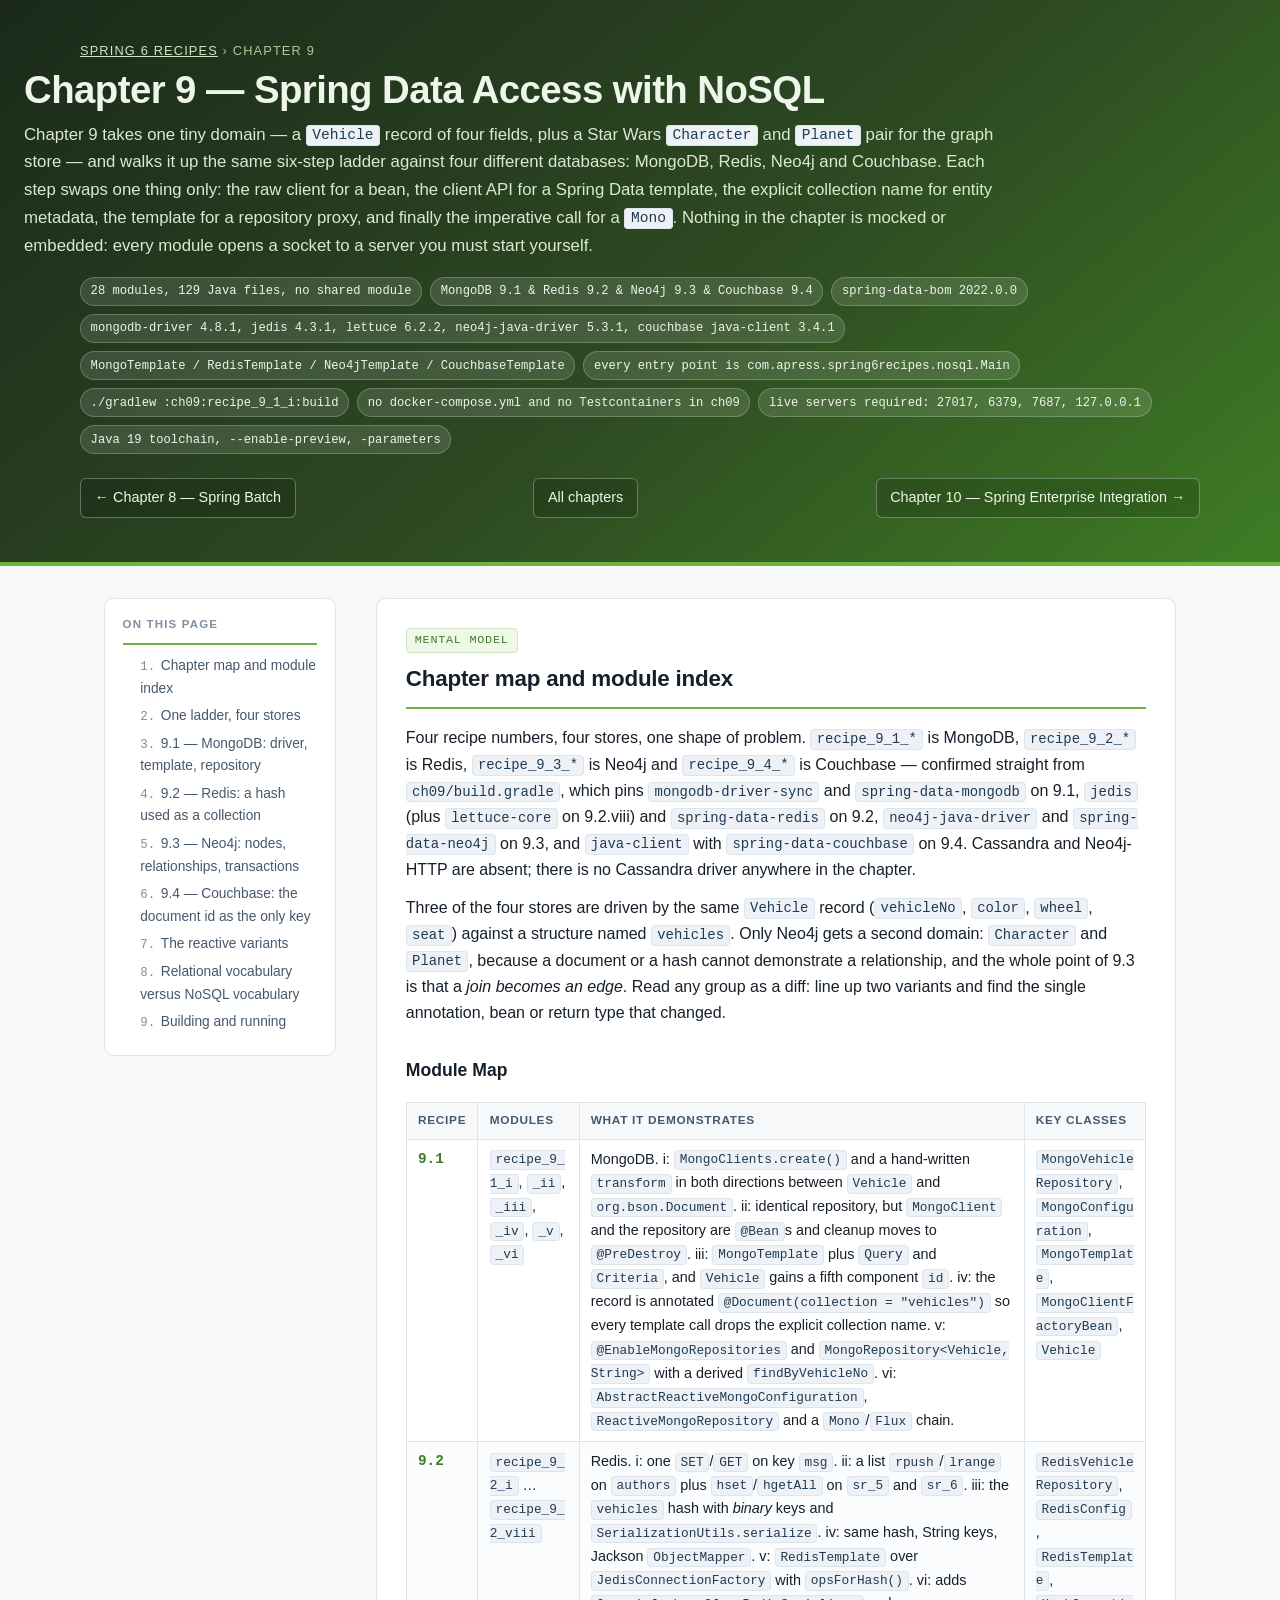
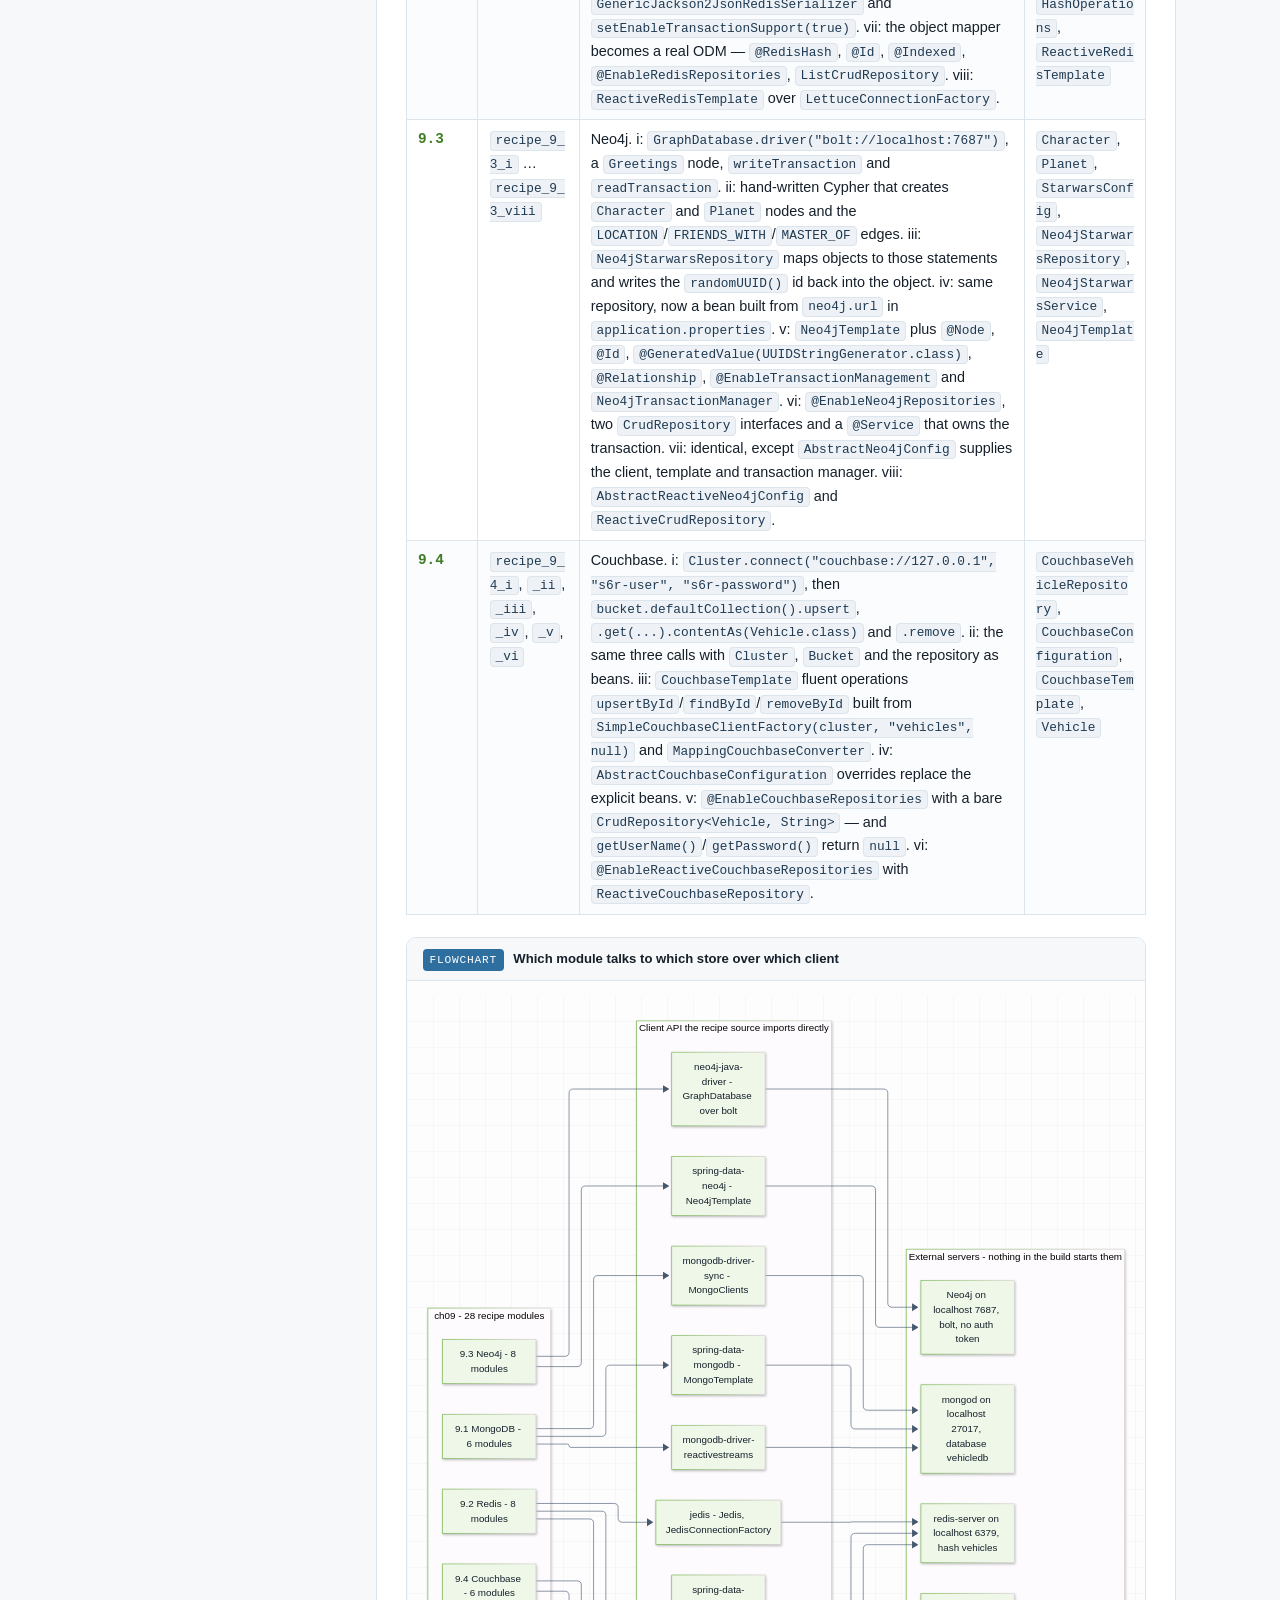
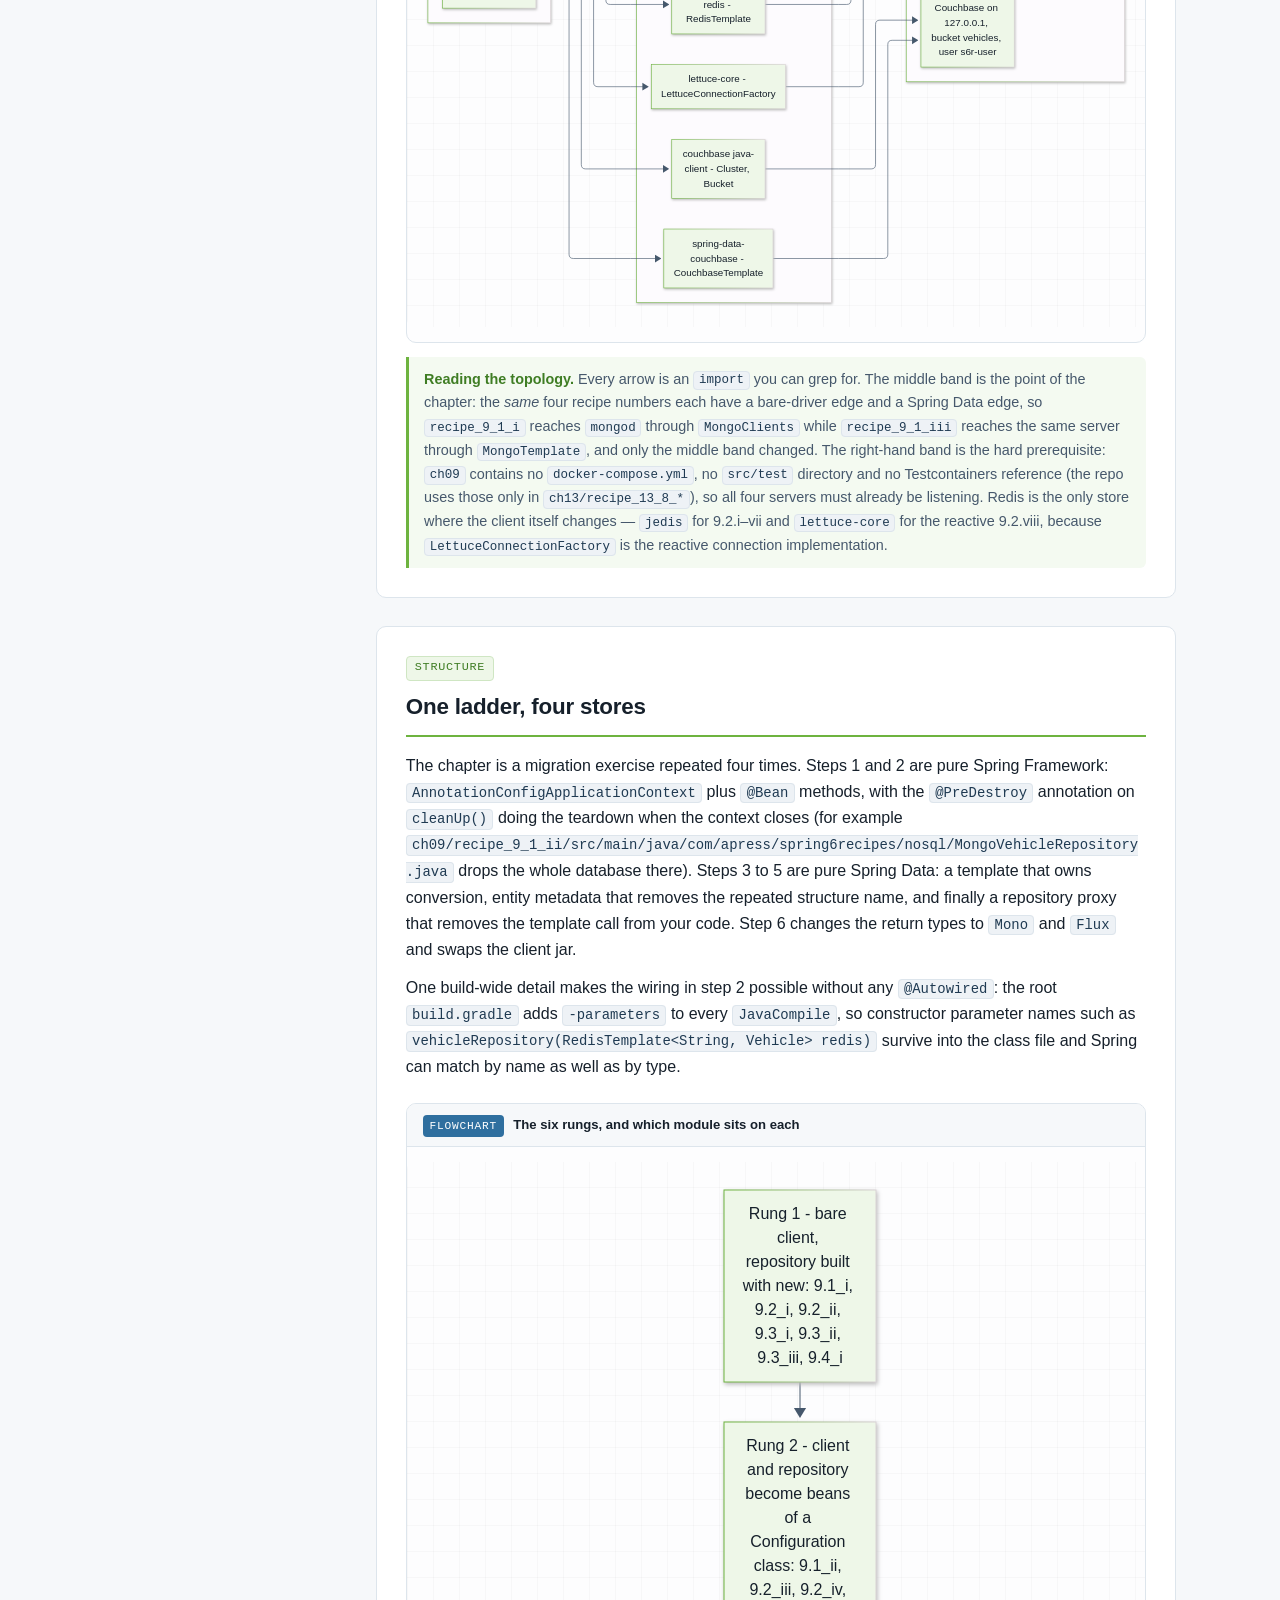
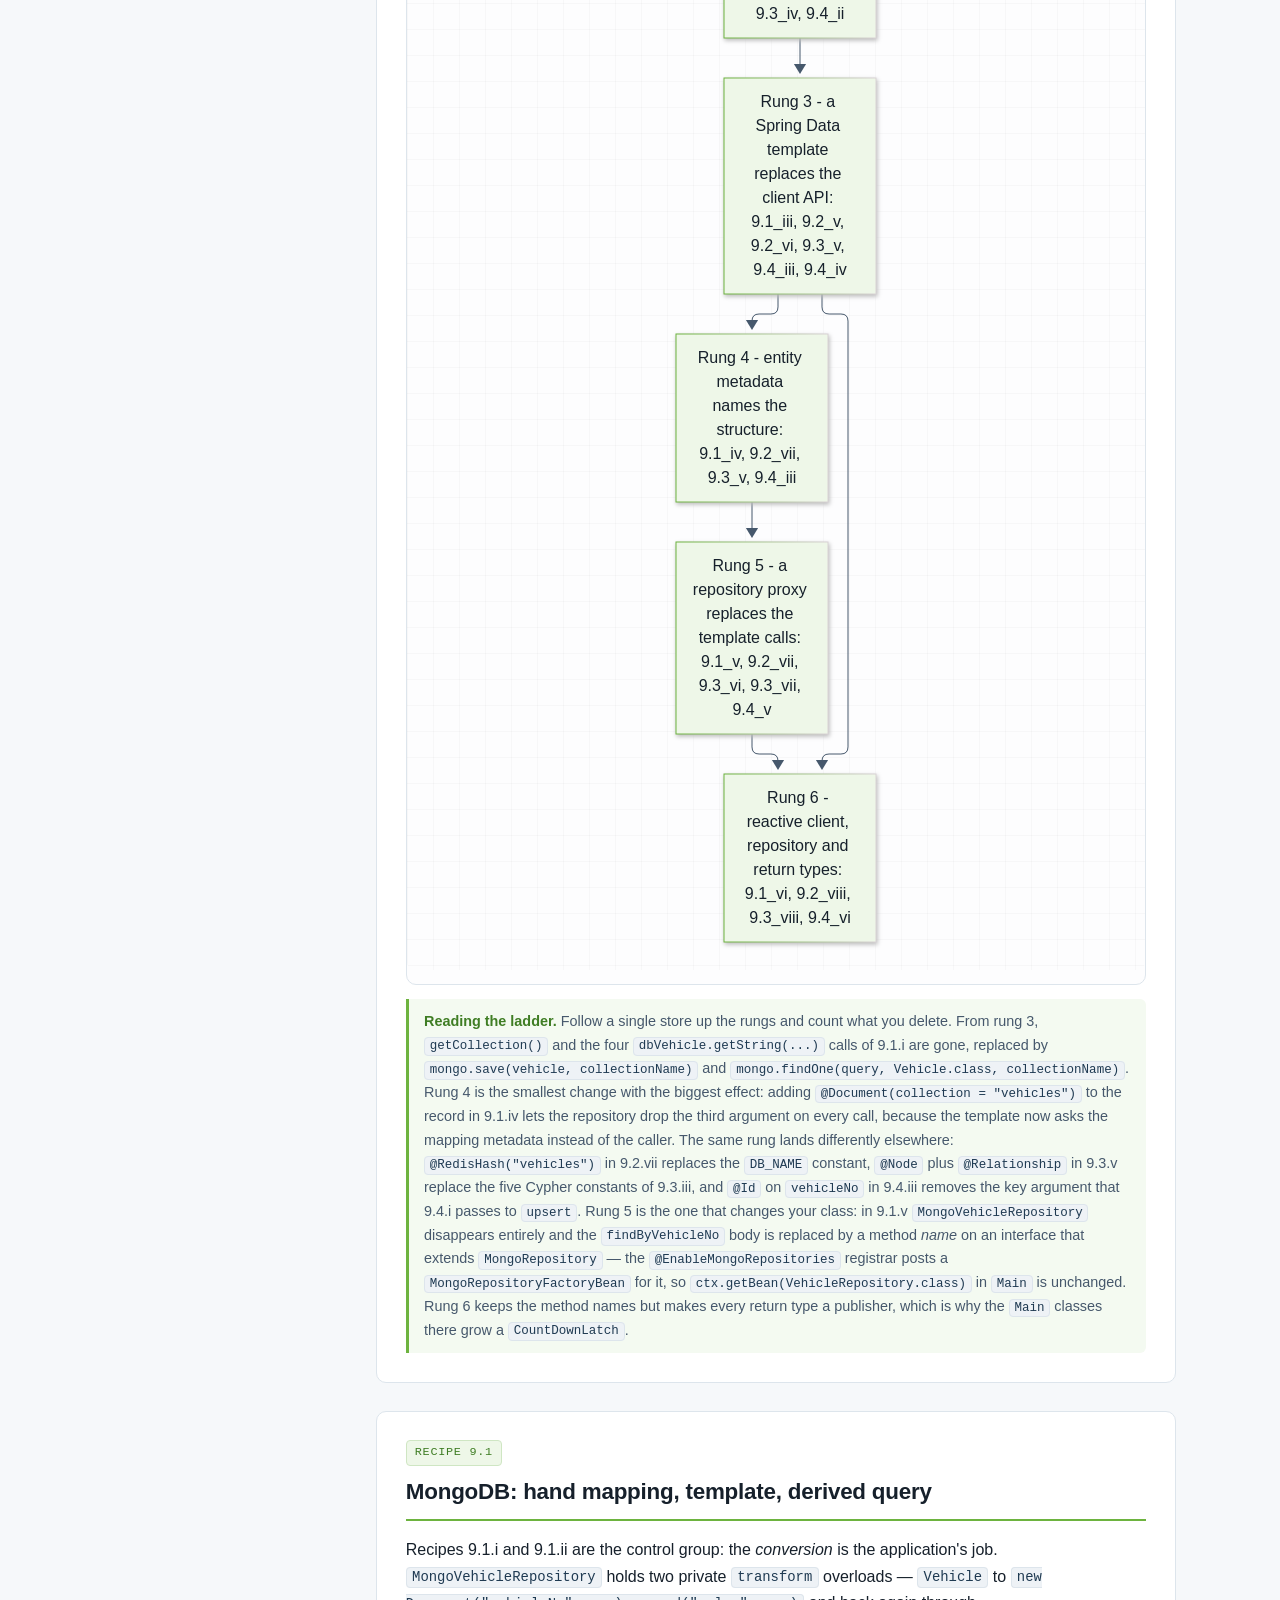
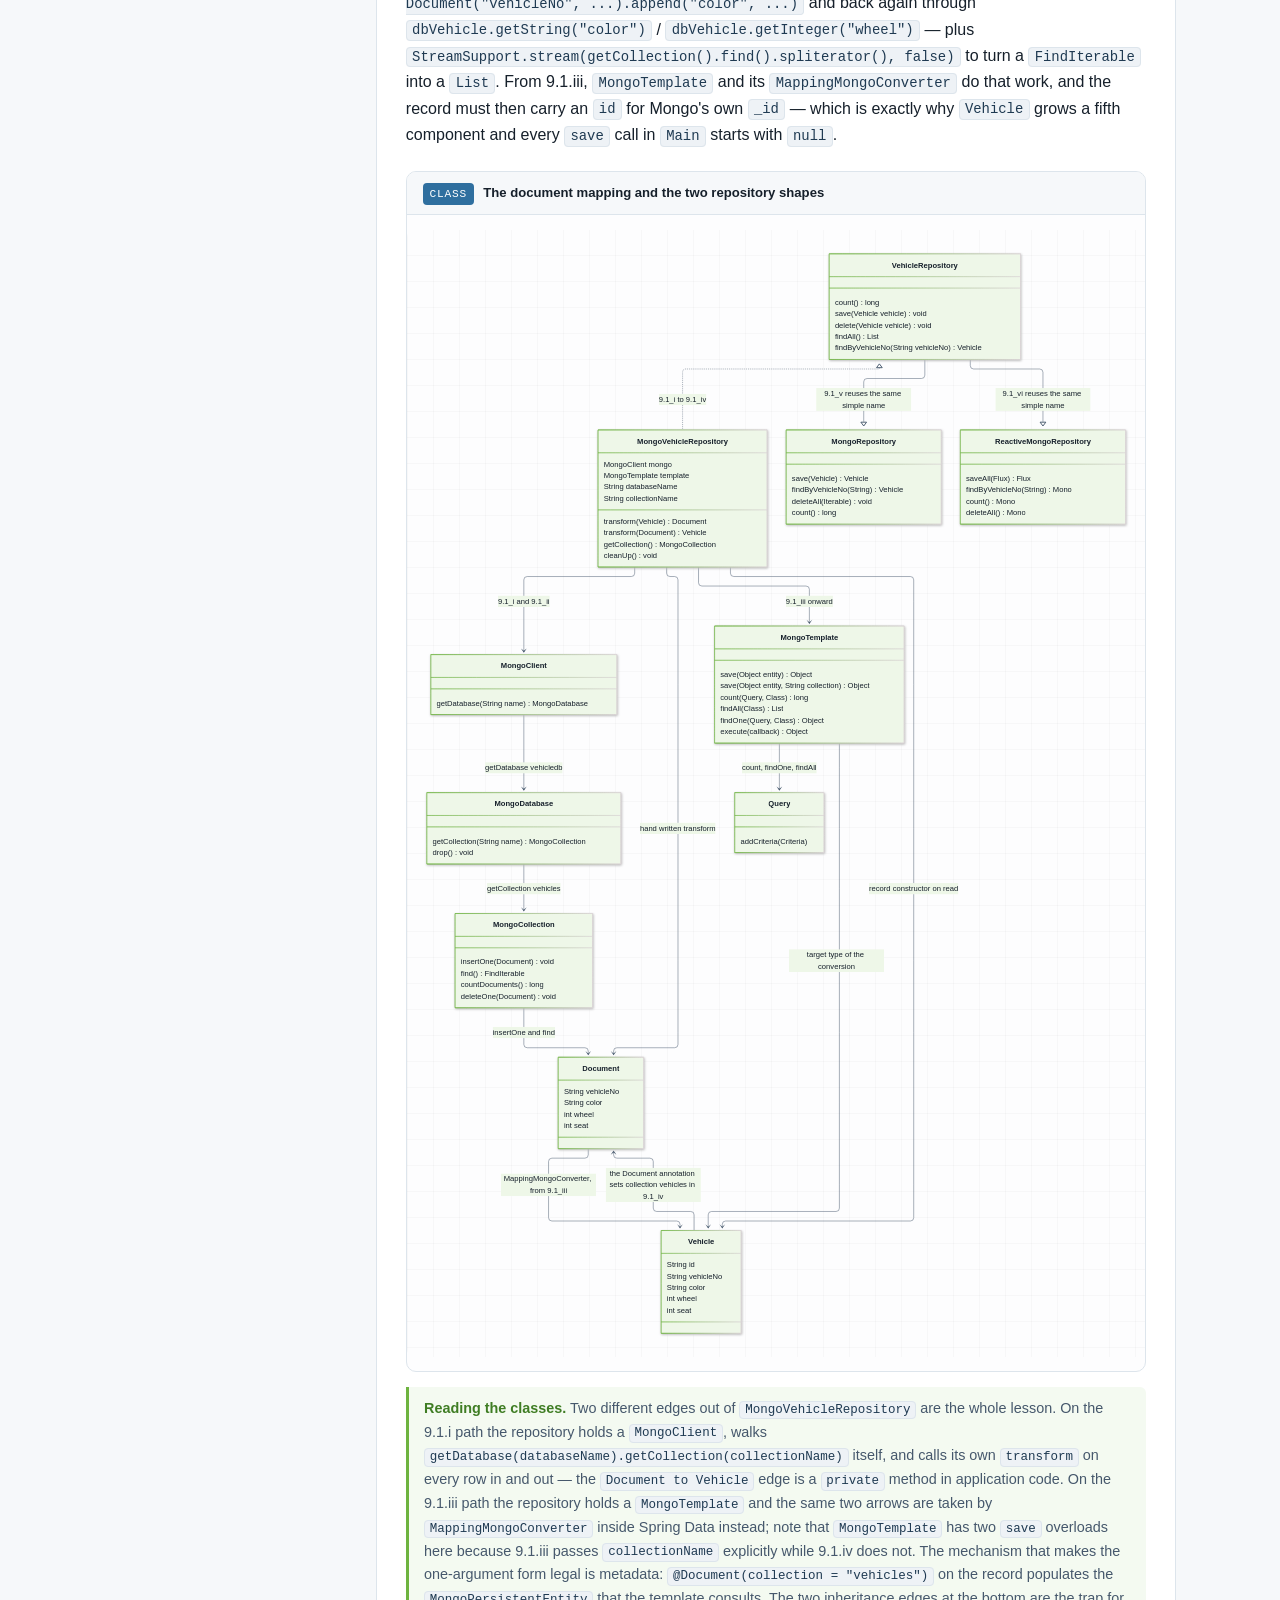
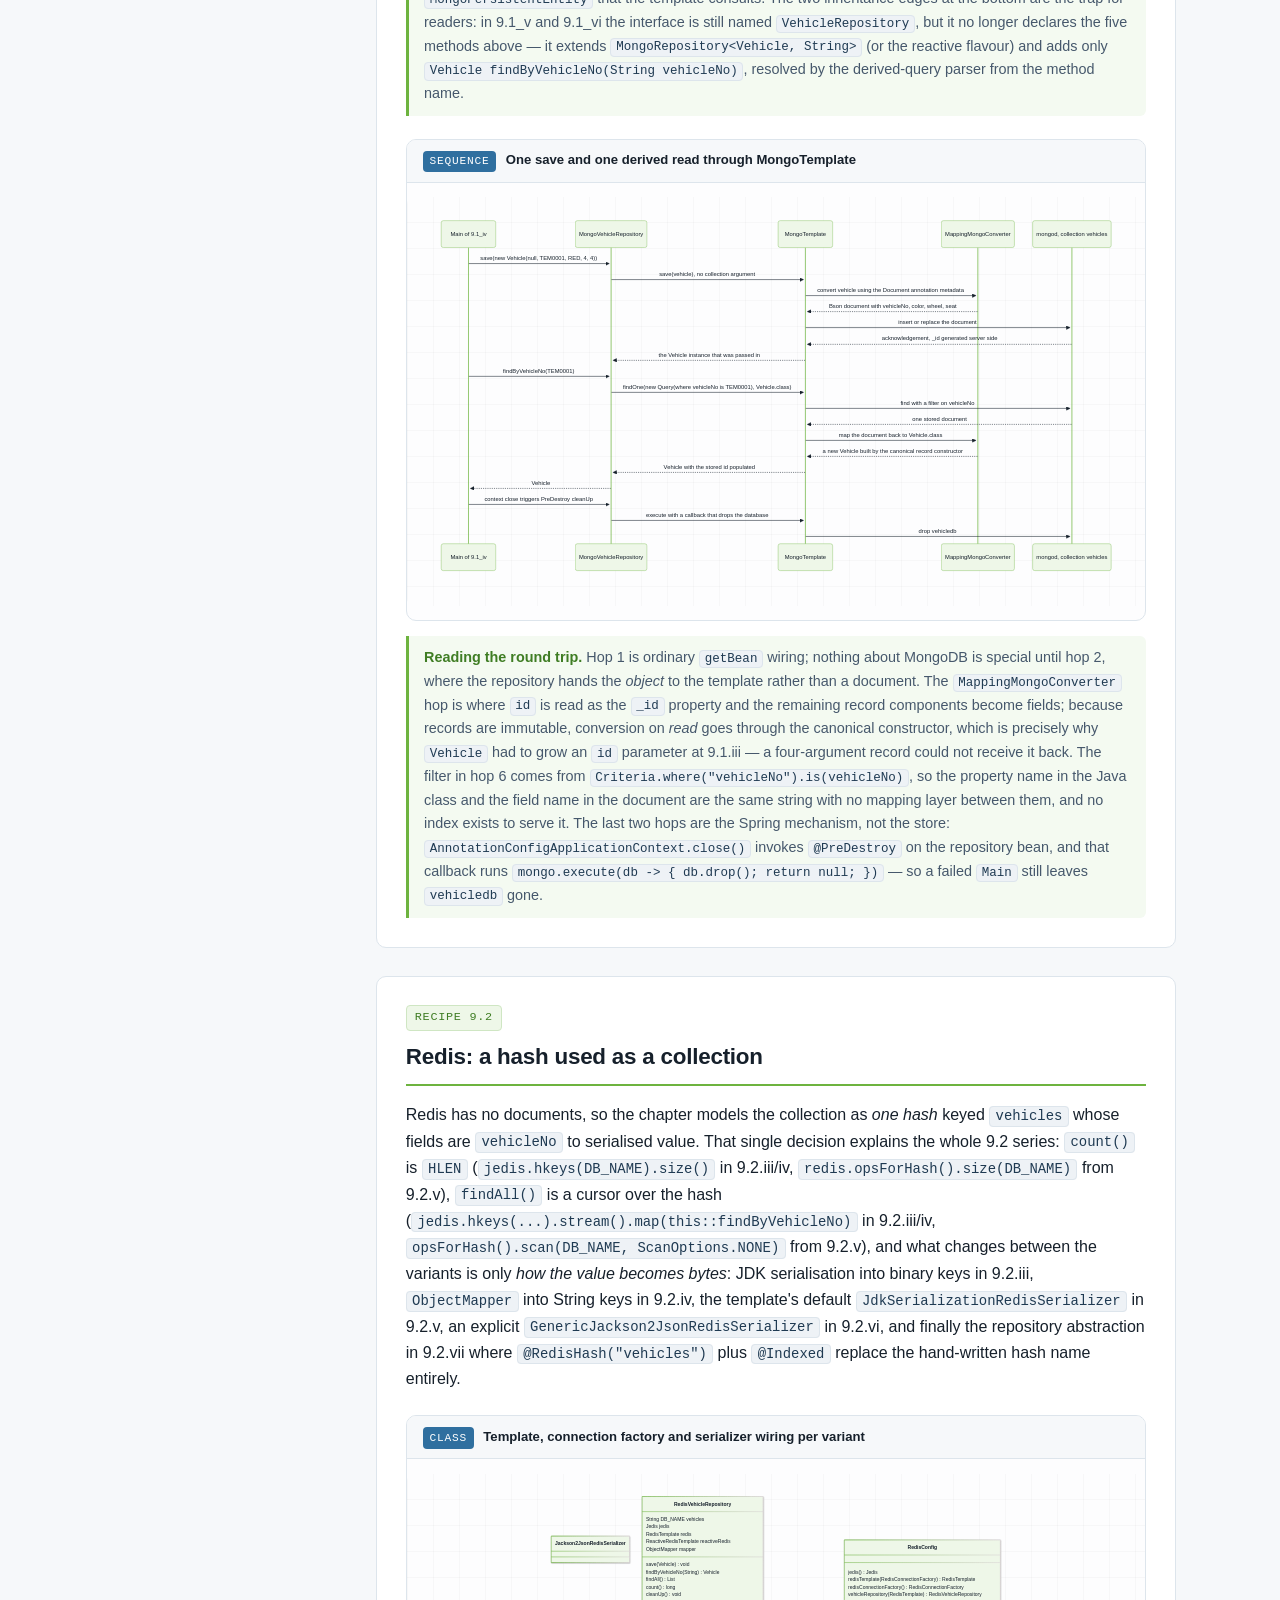
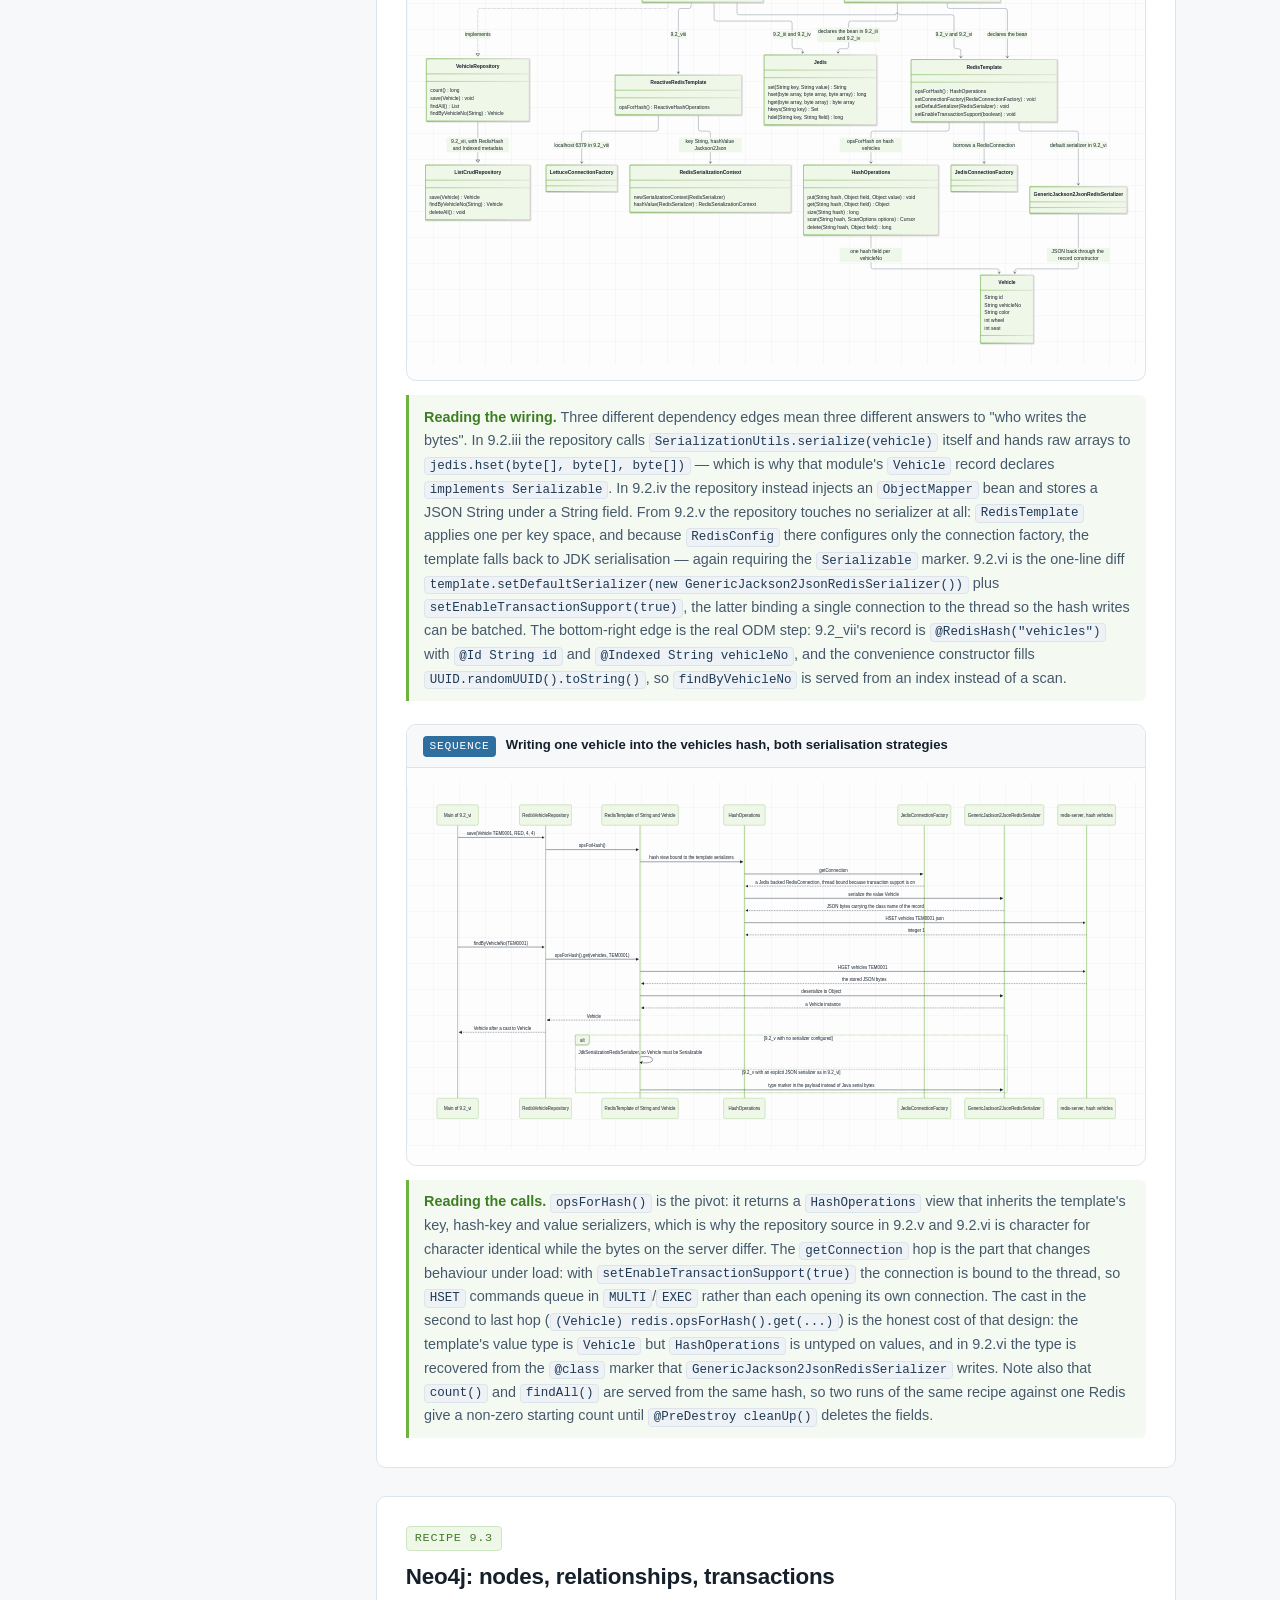
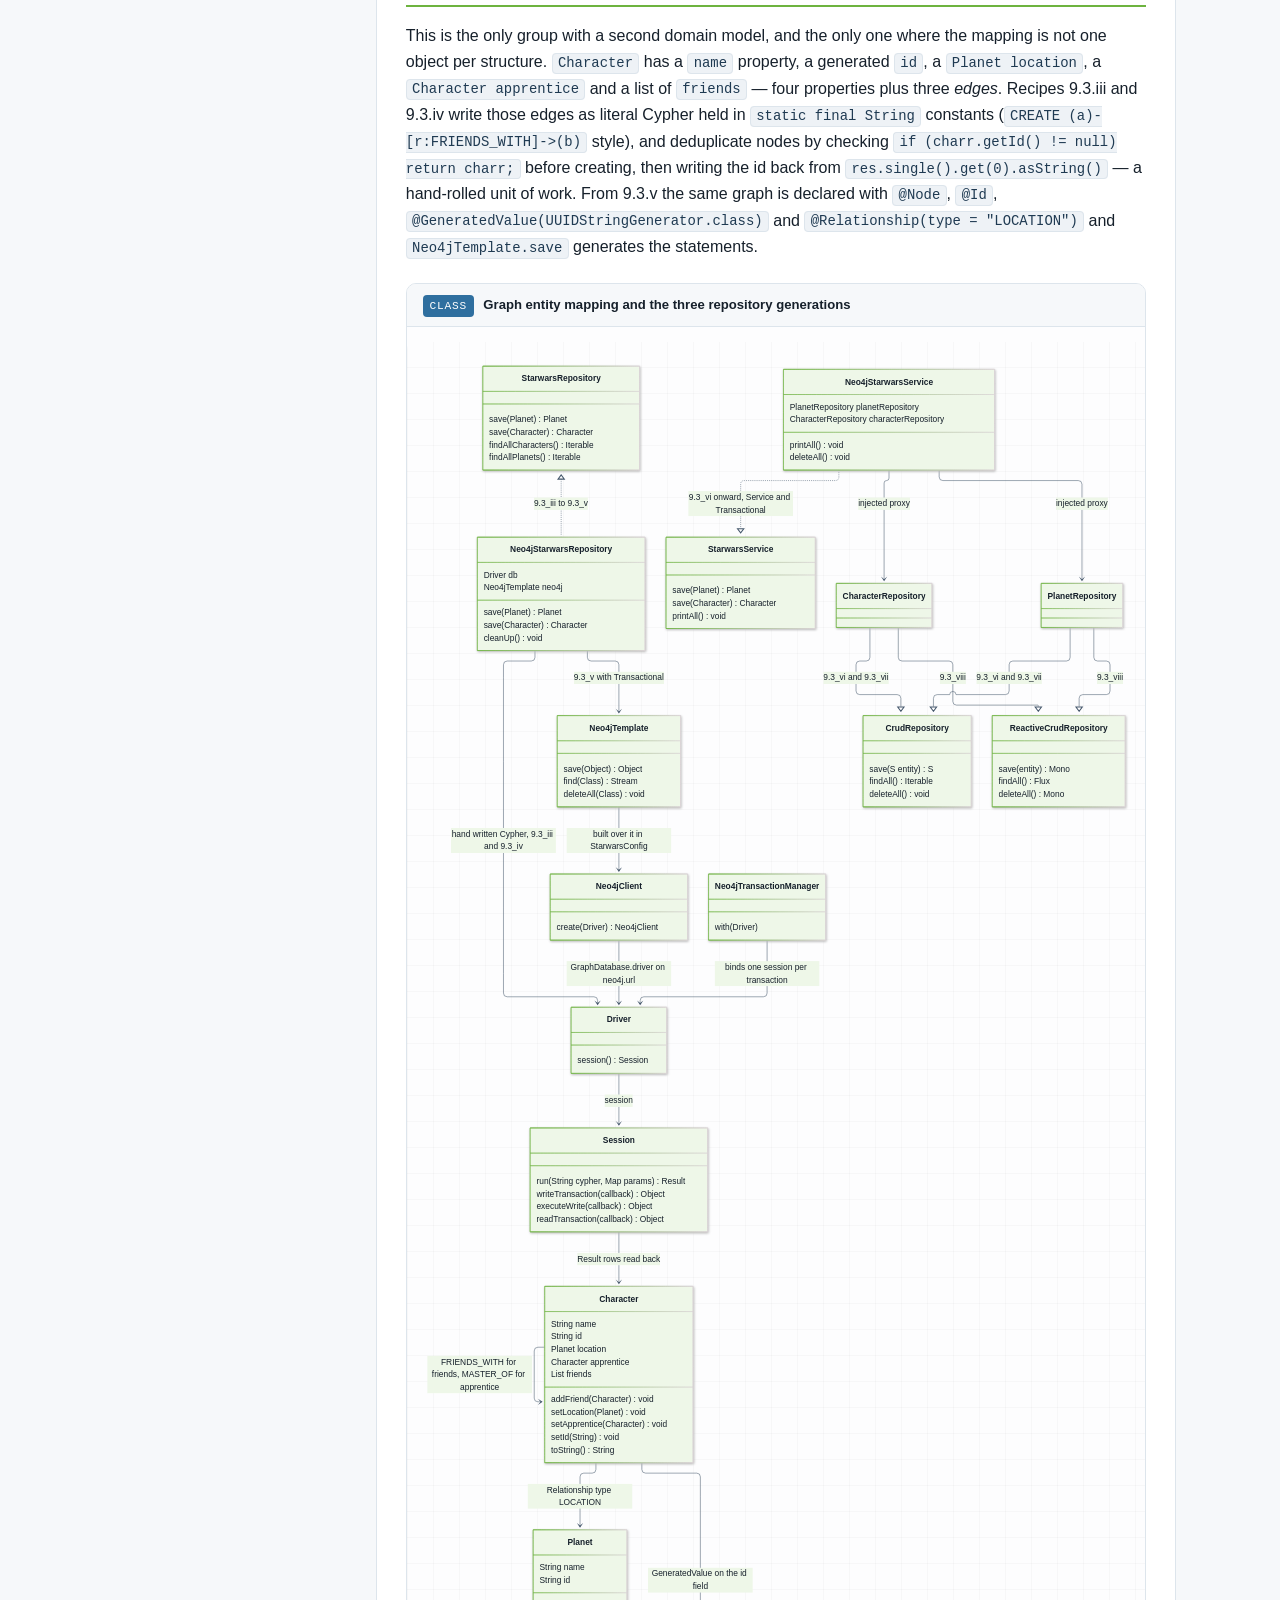
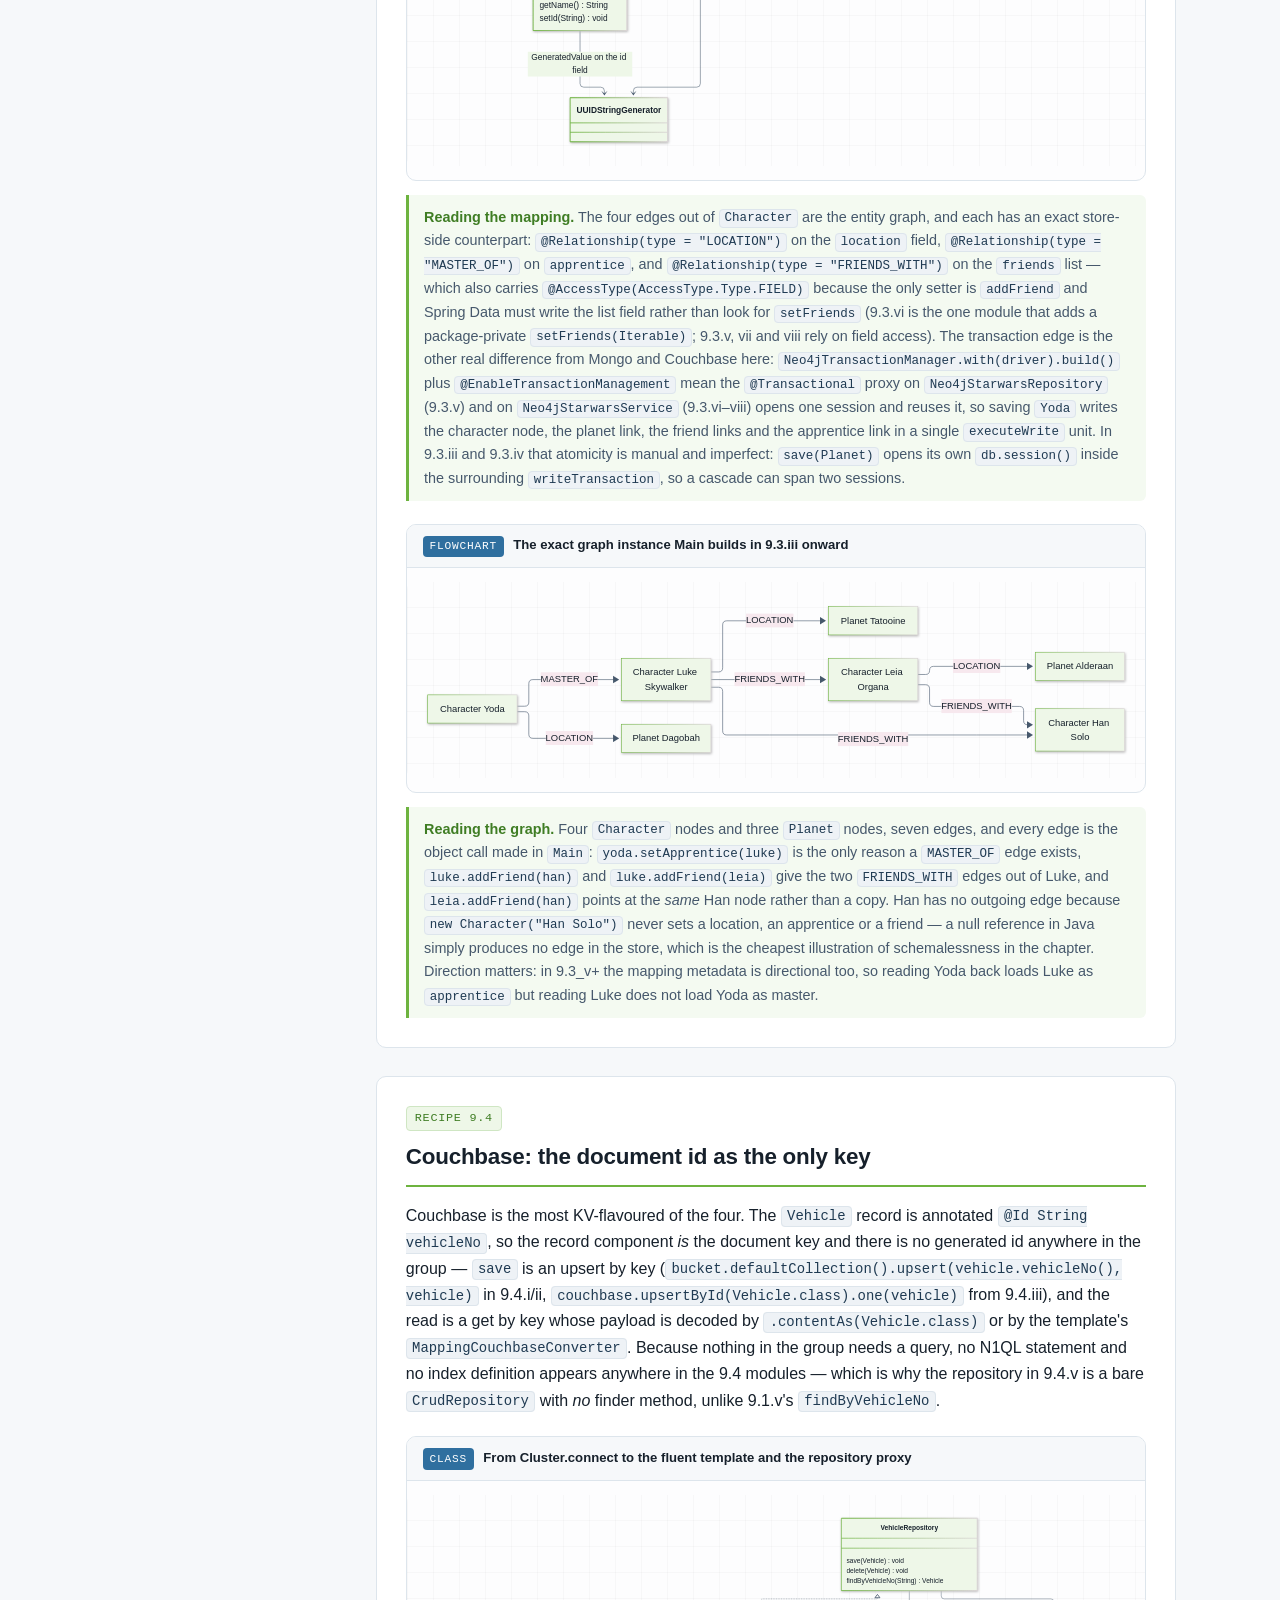
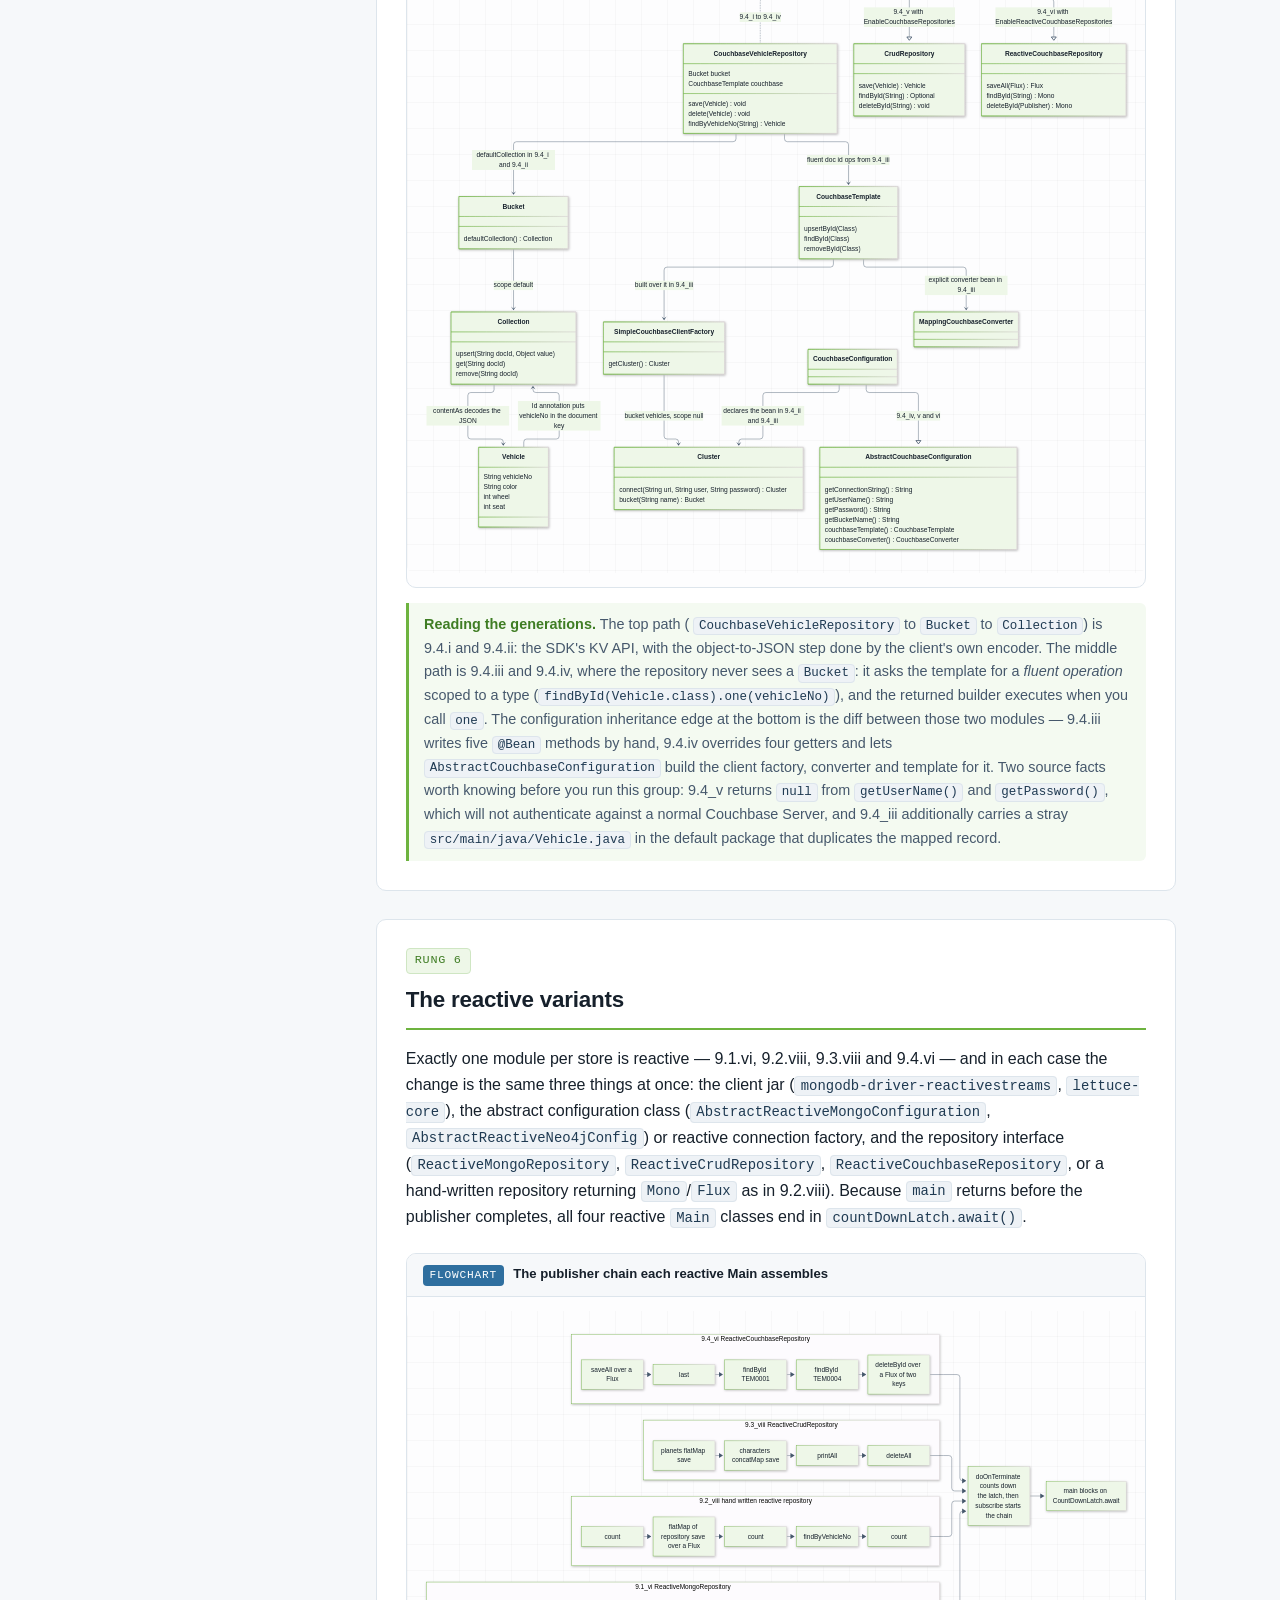
<file: docs/ch09/index.html>
<!DOCTYPE html>
<html lang="en">
<head>
<meta charset="utf-8">
<meta name="viewport" content="width=device-width, initial-scale=1">
<title>Chapter 9 — Spring Data Access with NoSQL — Spring 6 Recipes</title>
<link rel="stylesheet" href="../assets/style.css">
<script src="../assets/mermaid.min.js"></script>
<script>
  mermaid.initialize({
    startOnLoad: true, securityLevel: 'loose', theme: 'base',
    themeVariables: {
      primaryColor: '#eef7e8', primaryBorderColor: '#6db33f', primaryTextColor: '#16202b',
      lineColor: '#46586c', fontFamily: 'Segoe UI, Helvetica, Arial, sans-serif'
    },
    flowchart: { curve: 'basis', htmlLabels: true, useMaxWidth: true },
    sequence: { useMaxWidth: true, showNotes: true }
  });
</script>
</head>
<body>
<header class="masthead">
  <div class="breadcrumb"><a href="../index.html">Spring 6 Recipes</a> &rsaquo; Chapter 9</div>
  <h1>Chapter 9 — Spring Data Access with NoSQL</h1>
  <p class="lede">Chapter 9 takes one tiny domain — a <code>Vehicle</code> record of four fields,
  plus a Star Wars <code>Character</code> and <code>Planet</code> pair for the graph store — and
  walks it up the same six-step ladder against four different databases: MongoDB, Redis, Neo4j and
  Couchbase. Each step swaps one thing only: the raw client for a bean, the client API for a
  Spring Data template, the explicit collection name for entity metadata, the template for a
  repository proxy, and finally the imperative call for a <code>Mono</code>. Nothing in the chapter
  is mocked or embedded: every module opens a socket to a server you must start yourself.</p>
  <div class="chip-row">
    <span class="chip">28 modules, 129 Java files, no shared module</span>
    <span class="chip">MongoDB 9.1 &amp; Redis 9.2 &amp; Neo4j 9.3 &amp; Couchbase 9.4</span>
    <span class="chip">spring-data-bom 2022.0.0</span>
    <span class="chip">mongodb-driver 4.8.1, jedis 4.3.1, lettuce 6.2.2, neo4j-java-driver 5.3.1, couchbase java-client 3.4.1</span>
    <span class="chip">MongoTemplate / RedisTemplate / Neo4jTemplate / CouchbaseTemplate</span>
    <span class="chip">every entry point is com.apress.spring6recipes.nosql.Main</span>
    <span class="chip">./gradlew :ch09:recipe_9_1_i:build</span>
    <span class="chip">no docker-compose.yml and no Testcontainers in ch09</span>
    <span class="chip">live servers required: 27017, 6379, 7687, 127.0.0.1</span>
    <span class="chip">Java 19 toolchain, --enable-preview, -parameters</span>
  </div>

  <nav class="pager">
      <a href="../ch08/index.html">&larr; Chapter 8 — Spring Batch</a>
      <a href="../index.html">All chapters</a>
      <a href="../ch10/index.html">Chapter 10 — Spring Enterprise Integration &rarr;</a>
    </nav>
</header>
<div class="shell">
  <aside class="toc">
    <h2>On this page</h2>
    <ol>
      <li><a href="#overview">Chapter map and module index</a></li>
      <li><a href="#ladder">One ladder, four stores</a></li>
      <li><a href="#mongo">9.1 — MongoDB: driver, template, repository</a></li>
      <li><a href="#redis">9.2 — Redis: a hash used as a collection</a></li>
      <li><a href="#neo4j">9.3 — Neo4j: nodes, relationships, transactions</a></li>
      <li><a href="#couchbase">9.4 — Couchbase: the document id as the only key</a></li>
      <li><a href="#reactive">The reactive variants</a></li>
      <li><a href="#mapping">Relational vocabulary versus NoSQL vocabulary</a></li>
      <li><a href="#running">Building and running</a></li>
    </ol>
  </aside>
  <article>

    <section id="overview">
      <span class="kicker">Mental model</span>
      <h2>Chapter map and module index</h2>
      <p>Four recipe numbers, four stores, one shape of problem. <code>recipe_9_1_*</code> is
      MongoDB, <code>recipe_9_2_*</code> is Redis, <code>recipe_9_3_*</code> is Neo4j and
      <code>recipe_9_4_*</code> is Couchbase — confirmed straight from
      <code>ch09/build.gradle</code>, which pins <code>mongodb-driver-sync</code> and
      <code>spring-data-mongodb</code> on 9.1, <code>jedis</code> (plus <code>lettuce-core</code>
      on 9.2.viii) and <code>spring-data-redis</code> on 9.2, <code>neo4j-java-driver</code> and
      <code>spring-data-neo4j</code> on 9.3, and <code>java-client</code> with
      <code>spring-data-couchbase</code> on 9.4. Cassandra and Neo4j-HTTP are absent; there is no
      Cassandra driver anywhere in the chapter.</p>
      <p>Three of the four stores are driven by the same <code>Vehicle</code> record
      (<code>vehicleNo</code>, <code>color</code>, <code>wheel</code>, <code>seat</code>) against a
      structure named <code>vehicles</code>. Only Neo4j gets a second domain: <code>Character</code>
      and <code>Planet</code>, because a document or a hash cannot demonstrate a relationship, and
      the whole point of 9.3 is that a <em>join becomes an edge</em>. Read any group as a diff: line
      up two variants and find the single annotation, bean or return type that changed.</p>

      <h3>Module Map</h3>
      <table>
        <thead>
          <tr><th>Recipe</th><th>Modules</th><th>What it demonstrates</th><th>Key classes</th></tr>
        </thead>
        <tbody>
          <tr>
            <td class="num">9.1</td>
            <td><code>recipe_9_1_i</code>, <code>_ii</code>, <code>_iii</code>, <code>_iv</code>,
            <code>_v</code>, <code>_vi</code></td>
            <td>MongoDB. i: <code>MongoClients.create()</code> and a hand-written
            <code>transform</code> in both directions between <code>Vehicle</code> and
            <code>org.bson.Document</code>. ii: identical repository, but <code>MongoClient</code>
            and the repository are <code>@Bean</code>s and cleanup moves to <code>@PreDestroy</code>.
            iii: <code>MongoTemplate</code> plus <code>Query</code> and <code>Criteria</code>, and
            <code>Vehicle</code> gains a fifth component <code>id</code>. iv: the record is annotated
            <code>@Document(collection = "vehicles")</code> so every template call drops the explicit
            collection name. v: <code>@EnableMongoRepositories</code> and
            <code>MongoRepository&lt;Vehicle, String&gt;</code> with a derived
            <code>findByVehicleNo</code>. vi: <code>AbstractReactiveMongoConfiguration</code>,
            <code>ReactiveMongoRepository</code> and a <code>Mono</code>/<code>Flux</code> chain.</td>
            <td><code>MongoVehicleRepository</code>, <code>MongoConfiguration</code>,
            <code>MongoTemplate</code>, <code>MongoClientFactoryBean</code>,
            <code>Vehicle</code></td>
          </tr>
          <tr>
            <td class="num">9.2</td>
            <td><code>recipe_9_2_i</code> … <code>recipe_9_2_viii</code></td>
            <td>Redis. i: one <code>SET</code>/<code>GET</code> on key <code>msg</code>. ii: a list
            <code>rpush</code>/<code>lrange</code> on <code>authors</code> plus
            <code>hset</code>/<code>hgetAll</code> on <code>sr_5</code> and <code>sr_6</code>. iii:
            the <code>vehicles</code> hash with <em>binary</em> keys and
            <code>SerializationUtils.serialize</code>. iv: same hash, String keys, Jackson
            <code>ObjectMapper</code>. v: <code>RedisTemplate</code> over
            <code>JedisConnectionFactory</code> with <code>opsForHash()</code>. vi: adds
            <code>GenericJackson2JsonRedisSerializer</code> and
            <code>setEnableTransactionSupport(true)</code>. vii: the object mapper becomes a real ODM
            — <code>@RedisHash</code>, <code>@Id</code>, <code>@Indexed</code>,
            <code>@EnableRedisRepositories</code>, <code>ListCrudRepository</code>. viii:
            <code>ReactiveRedisTemplate</code> over <code>LettuceConnectionFactory</code>.</td>
            <td><code>RedisVehicleRepository</code>, <code>RedisConfig</code>,
            <code>RedisTemplate</code>, <code>HashOperations</code>,
            <code>ReactiveRedisTemplate</code></td>
          </tr>
          <tr>
            <td class="num">9.3</td>
            <td><code>recipe_9_3_i</code> … <code>recipe_9_3_viii</code></td>
            <td>Neo4j. i: <code>GraphDatabase.driver("bolt://localhost:7687")</code>, a
            <code>Greetings</code> node, <code>writeTransaction</code> and
            <code>readTransaction</code>. ii: hand-written Cypher that creates
            <code>Character</code> and <code>Planet</code> nodes and the
            <code>LOCATION</code>/<code>FRIENDS_WITH</code>/<code>MASTER_OF</code> edges. iii:
            <code>Neo4jStarwarsRepository</code> maps objects to those statements and writes the
            <code>randomUUID()</code> id back into the object. iv: same repository, now a bean built
            from <code>neo4j.url</code> in <code>application.properties</code>. v:
            <code>Neo4jTemplate</code> plus <code>@Node</code>, <code>@Id</code>,
            <code>@GeneratedValue(UUIDStringGenerator.class)</code>,
            <code>@Relationship</code>, <code>@EnableTransactionManagement</code> and
            <code>Neo4jTransactionManager</code>. vi: <code>@EnableNeo4jRepositories</code>, two
            <code>CrudRepository</code> interfaces and a <code>@Service</code> that owns the
            transaction. vii: identical, except <code>AbstractNeo4jConfig</code> supplies the
            client, template and transaction manager. viii:
            <code>AbstractReactiveNeo4jConfig</code> and <code>ReactiveCrudRepository</code>.</td>
            <td><code>Character</code>, <code>Planet</code>, <code>StarwarsConfig</code>,
            <code>Neo4jStarwarsRepository</code>, <code>Neo4jStarwarsService</code>,
            <code>Neo4jTemplate</code></td>
          </tr>
          <tr>
            <td class="num">9.4</td>
            <td><code>recipe_9_4_i</code>, <code>_ii</code>, <code>_iii</code>, <code>_iv</code>,
            <code>_v</code>, <code>_vi</code></td>
            <td>Couchbase. i: <code>Cluster.connect("couchbase://127.0.0.1", "s6r-user",
            "s6r-password")</code>, then <code>bucket.defaultCollection().upsert</code>,
            <code>.get(...).contentAs(Vehicle.class)</code> and <code>.remove</code>. ii: the same
            three calls with <code>Cluster</code>, <code>Bucket</code> and the repository as beans.
            iii: <code>CouchbaseTemplate</code> fluent operations
            <code>upsertById</code>/<code>findById</code>/<code>removeById</code> built from
            <code>SimpleCouchbaseClientFactory(cluster, "vehicles", null)</code> and
            <code>MappingCouchbaseConverter</code>. iv: <code>AbstractCouchbaseConfiguration</code>
            overrides replace the explicit beans. v: <code>@EnableCouchbaseRepositories</code> with
            a bare <code>CrudRepository&lt;Vehicle, String&gt;</code> — and
            <code>getUserName()</code>/<code>getPassword()</code> return <code>null</code>. vi:
            <code>@EnableReactiveCouchbaseRepositories</code> with
            <code>ReactiveCouchbaseRepository</code>.</td>
            <td><code>CouchbaseVehicleRepository</code>, <code>CouchbaseConfiguration</code>,
            <code>CouchbaseTemplate</code>, <code>Vehicle</code></td>
          </tr>
        </tbody>
      </table>

      <figure class="diagram">
        <figcaption><span class="tag">Flowchart</span>
          <span class="dtitle">Which module talks to which store over which client</span></figcaption>
        <pre class="mermaid">
flowchart LR
    subgraph CH09["ch09 - 28 recipe modules"]
        m91["9.1 MongoDB - 6 modules"]
        m92["9.2 Redis - 8 modules"]
        m93["9.3 Neo4j - 8 modules"]
        m94["9.4 Couchbase - 6 modules"]
    end
    subgraph API["Client API the recipe source imports directly"]
        mds["mongodb-driver-sync - MongoClients"]
        mdre["mongodb-driver-reactivestreams"]
        sdm["spring-data-mongodb - MongoTemplate"]
        jd["jedis - Jedis, JedisConnectionFactory"]
        ltc["lettuce-core - LettuceConnectionFactory"]
        sdr["spring-data-redis - RedisTemplate"]
        bolt["neo4j-java-driver - GraphDatabase over bolt"]
        sdn["spring-data-neo4j - Neo4jTemplate"]
        cbj["couchbase java-client - Cluster, Bucket"]
        sdc["spring-data-couchbase - CouchbaseTemplate"]
    end
    subgraph SRV["External servers - nothing in the build starts them"]
        mongod["mongod on localhost 27017, database vehicledb"]
        rssrv["redis-server on localhost 6379, hash vehicles"]
        n4srv["Neo4j on localhost 7687, bolt, no auth token"]
        cbsrv["Couchbase on 127.0.0.1, bucket vehicles, user s6r-user"]
    end
    m91 --> mds
    m91 --> sdm
    m91 --> mdre
    m92 --> jd
    m92 --> sdr
    m92 --> ltc
    m93 --> bolt
    m93 --> sdn
    m94 --> cbj
    m94 --> sdc
    mds --> mongod
    sdm --> mongod
    mdre --> mongod
    jd --> rssrv
    sdr --> rssrv
    ltc --> rssrv
    bolt --> n4srv
    sdn --> n4srv
    cbj --> cbsrv
    sdc --> cbsrv
        </pre>
      </figure>
      <p class="reading"><strong>Reading the topology.</strong> Every arrow is an <code>import</code>
      you can grep for. The middle band is the point of the chapter: the <em>same</em> four
      recipe numbers each have a bare-driver edge and a Spring Data edge, so
      <code>recipe_9_1_i</code> reaches <code>mongod</code> through
      <code>MongoClients</code> while <code>recipe_9_1_iii</code> reaches the same server through
      <code>MongoTemplate</code>, and only the middle band changed. The right-hand band is the hard
      prerequisite: <code>ch09</code> contains no <code>docker-compose.yml</code>, no
      <code>src/test</code> directory and no Testcontainers reference (the repo uses those only in
      <code>ch13/recipe_13_8_*</code>), so all four servers must already be listening. Redis is the
      only store where the client itself changes — <code>jedis</code> for 9.2.i–vii and
      <code>lettuce-core</code> for the reactive 9.2.viii, because
      <code>LettuceConnectionFactory</code> is the reactive connection implementation.</p>
    </section>

    <section id="ladder">
      <span class="kicker">Structure</span>
      <h2>One ladder, four stores</h2>
      <p>The chapter is a migration exercise repeated four times. Steps 1 and 2 are pure Spring
      Framework: <code>AnnotationConfigApplicationContext</code> plus <code>@Bean</code> methods,
      with the <code>@PreDestroy</code> annotation on <code>cleanUp()</code> doing the teardown
      when the context closes (for example
      <code>ch09/recipe_9_1_ii/src/main/java/com/apress/spring6recipes/nosql/MongoVehicleRepository.java</code>
      drops the whole database there). Steps 3 to 5 are pure Spring Data: a template that owns
      conversion, entity metadata that removes the repeated structure name, and finally a repository
      proxy that removes the template call from your code. Step 6 changes the return types to
      <code>Mono</code> and <code>Flux</code> and swaps the client jar.</p>
      <p>One build-wide detail makes the wiring in step 2 possible without any
      <code>@Autowired</code>: the root <code>build.gradle</code> adds <code>-parameters</code> to
      every <code>JavaCompile</code>, so constructor parameter names such as
      <code>vehicleRepository(RedisTemplate&lt;String, Vehicle&gt; redis)</code> survive into the
      class file and Spring can match by name as well as by type.</p>

      <figure class="diagram">
        <figcaption><span class="tag">Flowchart</span>
          <span class="dtitle">The six rungs, and which module sits on each</span></figcaption>
        <pre class="mermaid">
flowchart TD
    L1["Rung 1 - bare client, repository built with new: 9.1_i, 9.2_i, 9.2_ii, 9.3_i, 9.3_ii, 9.3_iii, 9.4_i"]
    L2["Rung 2 - client and repository become beans of a Configuration class: 9.1_ii, 9.2_iii, 9.2_iv, 9.3_iv, 9.4_ii"]
    L3["Rung 3 - a Spring Data template replaces the client API: 9.1_iii, 9.2_v, 9.2_vi, 9.3_v, 9.4_iii, 9.4_iv"]
    L4["Rung 4 - entity metadata names the structure: 9.1_iv, 9.2_vii, 9.3_v, 9.4_iii"]
    L5["Rung 5 - a repository proxy replaces the template calls: 9.1_v, 9.2_vii, 9.3_vi, 9.3_vii, 9.4_v"]
    L6["Rung 6 - reactive client, repository and return types: 9.1_vi, 9.2_viii, 9.3_viii, 9.4_vi"]
    L1 --> L2 --> L3 --> L4 --> L5
    L3 --> L6
    L5 --> L6
        </pre>
      </figure>
      <p class="reading"><strong>Reading the ladder.</strong> Follow a single store up the rungs and
      count what you delete. From rung 3, <code>getCollection()</code> and the four
      <code>dbVehicle.getString(...)</code> calls of 9.1.i are gone, replaced by
      <code>mongo.save(vehicle, collectionName)</code> and
      <code>mongo.findOne(query, Vehicle.class, collectionName)</code>. Rung 4 is the smallest change
      with the biggest effect: adding <code>@Document(collection = "vehicles")</code> to the record
      in 9.1.iv lets the repository drop the third argument on every call, because the template now
      asks the mapping metadata instead of the caller. The same rung lands differently elsewhere:
      <code>@RedisHash("vehicles")</code> in 9.2.vii replaces the <code>DB_NAME</code> constant,
      <code>@Node</code> plus <code>@Relationship</code> in 9.3.v replace the five Cypher constants of
      9.3.iii, and <code>@Id</code> on <code>vehicleNo</code> in 9.4.iii removes the key argument that
      9.4.i passes to <code>upsert</code>. Rung 5 is the one that changes your class: in
      9.1.v <code>MongoVehicleRepository</code> disappears entirely and the
      <code>findByVehicleNo</code> body is replaced by a method <em>name</em> on an interface that
      extends <code>MongoRepository</code> — the <code>@EnableMongoRepositories</code> registrar
      posts a <code>MongoRepositoryFactoryBean</code> for it, so <code>ctx.getBean(VehicleRepository.class)</code>
      in <code>Main</code> is unchanged. Rung 6 keeps the method names but makes every return type a
      publisher, which is why the <code>Main</code> classes there grow a
      <code>CountDownLatch</code>.</p>
    </section>

    <section id="mongo">
      <span class="kicker">Recipe 9.1</span>
      <h2>MongoDB: hand mapping, template, derived query</h2>
      <p>Recipes 9.1.i and 9.1.ii are the control group: the <em>conversion</em> is the application's
      job. <code>MongoVehicleRepository</code> holds two private <code>transform</code> overloads —
      <code>Vehicle</code> to <code>new Document("vehicleNo", ...).append("color", ...)</code> and
      back again through <code>dbVehicle.getString("color")</code> /
      <code>dbVehicle.getInteger("wheel")</code> — plus
      <code>StreamSupport.stream(getCollection().find().spliterator(), false)</code> to turn a
      <code>FindIterable</code> into a <code>List</code>. From 9.1.iii,
      <code>MongoTemplate</code> and its <code>MappingMongoConverter</code> do that work, and the
      record must then carry an <code>id</code> for Mongo's own <code>_id</code> — which is exactly
      why <code>Vehicle</code> grows a fifth component and every <code>save</code> call in
      <code>Main</code> starts with <code>null</code>.</p>

      <figure class="diagram">
        <figcaption><span class="tag">Class</span>
          <span class="dtitle">The document mapping and the two repository shapes</span></figcaption>
        <pre class="mermaid">
classDiagram
    class Vehicle {
        String id
        String vehicleNo
        String color
        int wheel
        int seat
    }
    class Document {
        String vehicleNo
        String color
        int wheel
        int seat
    }
    class VehicleRepository {
        count() long
        save(Vehicle vehicle) void
        delete(Vehicle vehicle) void
        findAll() List
        findByVehicleNo(String vehicleNo) Vehicle
    }
    class MongoVehicleRepository {
        MongoClient mongo
        MongoTemplate template
        String databaseName
        String collectionName
        transform(Vehicle) Document
        transform(Document) Vehicle
        getCollection() MongoCollection
        cleanUp() void
    }
    class MongoClient {
        getDatabase(String name) MongoDatabase
    }
    class MongoDatabase {
        getCollection(String name) MongoCollection
        drop() void
    }
    class MongoCollection {
        insertOne(Document) void
        find() FindIterable
        countDocuments() long
        deleteOne(Document) void
    }
    class MongoTemplate {
        save(Object entity) Object
        save(Object entity, String collection) Object
        count(Query, Class) long
        findAll(Class) List
        findOne(Query, Class) Object
        execute(callback) Object
    }
    class Query {
        addCriteria(Criteria)
    }
    class MongoRepository {
        save(Vehicle) Vehicle
        findByVehicleNo(String) Vehicle
        deleteAll(Iterable) void
        count() long
    }
    class ReactiveMongoRepository {
        saveAll(Flux) Flux
        findByVehicleNo(String) Mono
        count() Mono
        deleteAll() Mono
    }
    VehicleRepository <|.. MongoVehicleRepository : 9.1_i to 9.1_iv
    MongoVehicleRepository --> MongoClient : 9.1_i and 9.1_ii
    MongoVehicleRepository --> MongoTemplate : 9.1_iii onward
    MongoVehicleRepository --> Document : hand written transform
    MongoVehicleRepository --> Vehicle : record constructor on read
    MongoClient --> MongoDatabase : getDatabase vehicledb
    MongoDatabase --> MongoCollection : getCollection vehicles
    MongoCollection --> Document : insertOne and find
    Document --> Vehicle : MappingMongoConverter, from 9.1_iii
    MongoTemplate --> Query : count, findOne, findAll
    MongoTemplate --> Vehicle : target type of the conversion
    Vehicle --> Document : the Document annotation sets collection vehicles in 9.1_iv
    VehicleRepository --|> MongoRepository : 9.1_v reuses the same simple name
    VehicleRepository --|> ReactiveMongoRepository : 9.1_vi reuses the same simple name
        </pre>
      </figure>
      <p class="reading"><strong>Reading the classes.</strong> Two different edges out of
      <code>MongoVehicleRepository</code> are the whole lesson. On the 9.1.i path the repository holds
      a <code>MongoClient</code>, walks <code>getDatabase(databaseName).getCollection(collectionName)</code>
      itself, and calls its own <code>transform</code> on every row in and out — the
      <code>Document to Vehicle</code> edge is a <code>private</code> method in application code.
      On the 9.1.iii path the repository holds a <code>MongoTemplate</code> and the same two arrows are
      taken by <code>MappingMongoConverter</code> inside Spring Data instead; note that
      <code>MongoTemplate</code> has two <code>save</code> overloads here because 9.1.iii passes
      <code>collectionName</code> explicitly while 9.1.iv does not. The mechanism that makes the
      one-argument form legal is metadata: <code>@Document(collection = "vehicles")</code> on the
      record populates the <code>MongoPersistentEntity</code> that the template consults. The two
      inheritance edges at the bottom are the trap for readers: in 9.1_v and 9.1_vi the interface is
      still named <code>VehicleRepository</code>, but it no longer declares the five methods above —
      it extends <code>MongoRepository&lt;Vehicle, String&gt;</code> (or the reactive flavour) and
      adds only <code>Vehicle findByVehicleNo(String vehicleNo)</code>, resolved by the derived-query
      parser from the method name.</p>

      <figure class="diagram">
        <figcaption><span class="tag">Sequence</span>
          <span class="dtitle">One save and one derived read through MongoTemplate</span></figcaption>
        <pre class="mermaid">
sequenceDiagram
    participant M as Main of 9.1_iv
    participant R as MongoVehicleRepository
    participant T as MongoTemplate
    participant C as MappingMongoConverter
    participant S as mongod, collection vehicles
    M->>R: save(new Vehicle(null, TEM0001, RED, 4, 4))
    R->>T: save(vehicle), no collection argument
    T->>C: convert vehicle using the Document annotation metadata
    C-->>T: Bson document with vehicleNo, color, wheel, seat
    T->>S: insert or replace the document
    S-->>T: acknowledgement, _id generated server side
    T-->>R: the Vehicle instance that was passed in
    M->>R: findByVehicleNo(TEM0001)
    R->>T: findOne(new Query(where vehicleNo is TEM0001), Vehicle.class)
    T->>S: find with a filter on vehicleNo
    S-->>T: one stored document
    T->>C: map the document back to Vehicle.class
    C-->>T: a new Vehicle built by the canonical record constructor
    T-->>R: Vehicle with the stored id populated
    R-->>M: Vehicle
    M->>R: context close triggers PreDestroy cleanUp
    R->>T: execute with a callback that drops the database
    T->>S: drop vehicledb
        </pre>
      </figure>
      <p class="reading"><strong>Reading the round trip.</strong> Hop 1 is ordinary
      <code>getBean</code> wiring; nothing about MongoDB is special until hop 2, where the repository
      hands the <em>object</em> to the template rather than a document. The
      <code>MappingMongoConverter</code> hop is where <code>id</code> is read as the
      <code>_id</code> property and the remaining record components become fields; because records are
      immutable, conversion on <em>read</em> goes through the canonical constructor, which is precisely
      why <code>Vehicle</code> had to grow an <code>id</code> parameter at 9.1.iii — a four-argument
      record could not receive it back. The filter in hop 6 comes from
      <code>Criteria.where("vehicleNo").is(vehicleNo)</code>, so the property name in the Java class and
      the field name in the document are the same string with no mapping layer between them, and no
      index exists to serve it. The last two hops are the Spring mechanism, not the store:
      <code>AnnotationConfigApplicationContext.close()</code> invokes <code>@PreDestroy</code> on the
      repository bean, and that callback runs <code>mongo.execute(db -&gt; { db.drop(); return null; })</code>
      — so a failed <code>Main</code> still leaves <code>vehicledb</code> gone.</p>
    </section>

    <section id="redis">
      <span class="kicker">Recipe 9.2</span>
      <h2>Redis: a hash used as a collection</h2>
      <p>Redis has no documents, so the chapter models the collection as <em>one hash</em> keyed
      <code>vehicles</code> whose fields are <code>vehicleNo</code> to serialised value. That single
      decision explains the whole 9.2 series: <code>count()</code> is <code>HLEN</code>
      (<code>jedis.hkeys(DB_NAME).size()</code> in 9.2.iii/iv,
      <code>redis.opsForHash().size(DB_NAME)</code> from 9.2.v), <code>findAll()</code> is a cursor
      over the hash (<code>jedis.hkeys(...).stream().map(this::findByVehicleNo)</code> in 9.2.iii/iv,
      <code>opsForHash().scan(DB_NAME, ScanOptions.NONE)</code> from 9.2.v), and what changes between
      the variants is only <em>how the value becomes bytes</em>: JDK serialisation into binary keys in
      9.2.iii, <code>ObjectMapper</code> into String keys in 9.2.iv, the template's default
      <code>JdkSerializationRedisSerializer</code> in 9.2.v, an explicit
      <code>GenericJackson2JsonRedisSerializer</code> in 9.2.vi, and finally the repository abstraction
      in 9.2.vii where <code>@RedisHash("vehicles")</code> plus <code>@Indexed</code> replace the
      hand-written hash name entirely.</p>

      <figure class="diagram">
        <figcaption><span class="tag">Class</span>
          <span class="dtitle">Template, connection factory and serializer wiring per variant</span></figcaption>
        <pre class="mermaid">
classDiagram
    class RedisConfig {
        jedis() Jedis
        redisTemplate(RedisConnectionFactory) RedisTemplate
        redisConnectionFactory() RedisConnectionFactory
        vehicleRepository(RedisTemplate) RedisVehicleRepository
    }
    class Jedis {
        set(String key, String value) String
        hset(byte array, byte array, byte array) long
        hget(byte array, byte array) byte array
        hkeys(String key) Set
        hdel(String key, String field) long
    }
    class RedisTemplate {
        opsForHash() HashOperations
        setConnectionFactory(RedisConnectionFactory) void
        setDefaultSerializer(RedisSerializer) void
        setEnableTransactionSupport(boolean) void
    }
    class HashOperations {
        put(String hash, Object field, Object value) void
        get(String hash, Object field) Object
        size(String hash) long
        scan(String hash, ScanOptions options) Cursor
        delete(String hash, Object field) long
    }
    class JedisConnectionFactory
    class LettuceConnectionFactory
    class ReactiveRedisTemplate {
        opsForHash() ReactiveHashOperations
    }
    class RedisSerializationContext {
        newSerializationContext(RedisSerializer)
        hashValue(RedisSerializer) RedisSerializationContext
    }
    class GenericJackson2JsonRedisSerializer
    class Jackson2JsonRedisSerializer
    class RedisVehicleRepository {
        String DB_NAME vehicles
        Jedis jedis
        RedisTemplate redis
        ReactiveRedisTemplate reactiveRedis
        ObjectMapper mapper
        save(Vehicle) void
        findByVehicleNo(String) Vehicle
        findAll() List
        count() long
        cleanUp() void
    }
    class VehicleRepository {
        count() long
        save(Vehicle) void
        findAll() List
        findByVehicleNo(String) Vehicle
    }
    class ListCrudRepository {
        save(Vehicle) Vehicle
        findByVehicleNo(String) Vehicle
        deleteAll() void
    }
    class Vehicle {
        String id
        String vehicleNo
        String color
        int wheel
        int seat
    }
    RedisVehicleRepository ..|> VehicleRepository : implements
    RedisVehicleRepository --> Jedis : 9.2_iii and 9.2_iv
    RedisVehicleRepository --> RedisTemplate : 9.2_v and 9.2_vi
    RedisVehicleRepository --> ReactiveRedisTemplate : 9.2_viii
    RedisConfig --> RedisTemplate : declares the bean
    RedisConfig --> Jedis : declares the bean in 9.2_iii and 9.2_iv
    RedisTemplate --> JedisConnectionFactory : borrows a RedisConnection
    RedisTemplate --> HashOperations : opsForHash on hash vehicles
    RedisTemplate --> GenericJackson2JsonRedisSerializer : default serializer in 9.2_vi
    ReactiveRedisTemplate --> LettuceConnectionFactory : localhost 6379 in 9.2_viii
    ReactiveRedisTemplate --> RedisSerializationContext : key String, hashValue Jackson2Json
    HashOperations --> Vehicle : one hash field per vehicleNo
    GenericJackson2JsonRedisSerializer --> Vehicle : JSON back through the record constructor
    VehicleRepository --|> ListCrudRepository : 9.2_vii, with RedisHash and Indexed metadata
        </pre>
      </figure>
      <p class="reading"><strong>Reading the wiring.</strong> Three different dependency edges mean
      three different answers to "who writes the bytes". In 9.2.iii the repository calls
      <code>SerializationUtils.serialize(vehicle)</code> itself and hands raw arrays to
      <code>jedis.hset(byte[], byte[], byte[])</code> — which is why that module's <code>Vehicle</code>
      record declares <code>implements Serializable</code>. In 9.2.iv the repository instead injects an
      <code>ObjectMapper</code> bean and stores a JSON String under a String field. From 9.2.v the
      repository touches no serializer at all: <code>RedisTemplate</code> applies one per key space, and
      because <code>RedisConfig</code> there configures only the connection factory, the template falls
      back to JDK serialisation — again requiring the <code>Serializable</code> marker. 9.2.vi is the
      one-line diff <code>template.setDefaultSerializer(new GenericJackson2JsonRedisSerializer())</code>
      plus <code>setEnableTransactionSupport(true)</code>, the latter binding a single connection to the
      thread so the hash writes can be batched. The bottom-right edge is the real ODM step: 9.2_vii's
      record is <code>@RedisHash("vehicles")</code> with <code>@Id String id</code> and
      <code>@Indexed String vehicleNo</code>, and the convenience constructor fills
      <code>UUID.randomUUID().toString()</code>, so <code>findByVehicleNo</code> is served from an index
      instead of a scan.</p>

      <figure class="diagram">
        <figcaption><span class="tag">Sequence</span>
          <span class="dtitle">Writing one vehicle into the vehicles hash, both serialisation strategies</span></figcaption>
        <pre class="mermaid">
sequenceDiagram
    participant M as Main of 9.2_vi
    participant R as RedisVehicleRepository
    participant T as RedisTemplate of String and Vehicle
    participant H as HashOperations
    participant F as JedisConnectionFactory
    participant S as GenericJackson2JsonRedisSerializer
    participant K as redis-server, hash vehicles
    M->>R: save(Vehicle TEM0001, RED, 4, 4)
    R->>T: opsForHash()
    T->>H: hash view bound to the template serializers
    H->>F: getConnection
    F-->>H: a Jedis backed RedisConnection, thread bound because transaction support is on
    H->>S: serialize the value Vehicle
    S-->>H: JSON bytes carrying the class name of the record
    H->>K: HSET vehicles TEM0001 json
    K-->>H: integer 1
    M->>R: findByVehicleNo(TEM0001)
    R->>T: opsForHash().get(vehicles, TEM0001)
    T->>K: HGET vehicles TEM0001
    K-->>T: the stored JSON bytes
    T->>S: deserialize to Object
    S-->>T: a Vehicle instance
    T-->>R: Vehicle
    R-->>M: Vehicle after a cast to Vehicle
    alt 9.2_v with no serializer configured
        T->>T: JdkSerializationRedisSerializer, so Vehicle must be Serializable
    else 9.2_v with an explicit JSON serializer as in 9.2_vi
        T->>S: type marker in the payload instead of Java serial bytes
    end
        </pre>
      </figure>
      <p class="reading"><strong>Reading the calls.</strong> <code>opsForHash()</code> is the pivot: it
      returns a <code>HashOperations</code> view that inherits the template's key, hash-key and
      value serializers, which is why the repository source in 9.2.v and 9.2.vi is character for
      character identical while the bytes on the server differ. The <code>getConnection</code> hop is
      the part that changes behaviour under load: with
      <code>setEnableTransactionSupport(true)</code> the connection is bound to the thread, so
      <code>HSET</code> commands queue in <code>MULTI</code>/<code>EXEC</code> rather than each opening
      its own connection. The cast in the second to last hop (<code>(Vehicle) redis.opsForHash().get(...)</code>)
      is the honest cost of that design: the template's value type is <code>Vehicle</code> but
      <code>HashOperations</code> is untyped on values, and in 9.2.vi the type is recovered from the
      <code>@class</code> marker that <code>GenericJackson2JsonRedisSerializer</code> writes. Note also
      that <code>count()</code> and <code>findAll()</code> are served from the same hash, so two runs of
      the same recipe against one Redis give a non-zero starting count until
      <code>@PreDestroy cleanUp()</code> deletes the fields.</p>
    </section>

    <section id="neo4j">
      <span class="kicker">Recipe 9.3</span>
      <h2>Neo4j: nodes, relationships, transactions</h2>
      <p>This is the only group with a second domain model, and the only one where the mapping is not
      one object per structure. <code>Character</code> has a <code>name</code> property, a generated
      <code>id</code>, a <code>Planet location</code>, a <code>Character apprentice</code> and a list
      of <code>friends</code> — four properties plus three <em>edges</em>. Recipes 9.3.iii and 9.3.iv
      write those edges as literal Cypher held in <code>static final String</code> constants
      (<code>CREATE (a)-[r:FRIENDS_WITH]-&gt;(b)</code> style), and deduplicate nodes by checking
      <code>if (charr.getId() != null) return charr;</code> before creating, then writing the id back
      from <code>res.single().get(0).asString()</code> — a hand-rolled unit of work. From 9.3.v the
      same graph is declared with <code>@Node</code>, <code>@Id</code>,
      <code>@GeneratedValue(UUIDStringGenerator.class)</code> and
      <code>@Relationship(type = "LOCATION")</code> and <code>Neo4jTemplate.save</code> generates the
      statements.</p>

      <figure class="diagram">
        <figcaption><span class="tag">Class</span>
          <span class="dtitle">Graph entity mapping and the three repository generations</span></figcaption>
        <pre class="mermaid">
classDiagram
    class Character {
        String name
        String id
        Planet location
        Character apprentice
        List friends
        addFriend(Character) void
        setLocation(Planet) void
        setApprentice(Character) void
        setId(String) void
        toString() String
    }
    class Planet {
        String name
        String id
        getName() String
        setId(String) void
    }
    class StarwarsRepository {
        save(Planet) Planet
        save(Character) Character
        findAllCharacters() Iterable
        findAllPlanets() Iterable
    }
    class Neo4jStarwarsRepository {
        Driver db
        Neo4jTemplate neo4j
        save(Planet) Planet
        save(Character) Character
        cleanUp() void
    }
    class StarwarsService {
        save(Planet) Planet
        save(Character) Character
        printAll() void
    }
    class Neo4jStarwarsService {
        PlanetRepository planetRepository
        CharacterRepository characterRepository
        printAll() void
        deleteAll() void
    }
    class CharacterRepository
    class PlanetRepository
    class CrudRepository {
        save(S entity) S
        findAll() Iterable
        deleteAll() void
    }
    class ReactiveCrudRepository {
        save(entity) Mono
        findAll() Flux
        deleteAll() Mono
    }
    class Driver {
        session() Session
    }
    class Session {
        run(String cypher, Map params) Result
        writeTransaction(callback) Object
        executeWrite(callback) Object
        readTransaction(callback) Object
    }
    class Neo4jTemplate {
        save(Object) Object
        find(Class) Stream
        deleteAll(Class) void
    }
    class Neo4jClient {
        create(Driver) Neo4jClient
    }
    class Neo4jTransactionManager {
        with(Driver)
    }
    class UUIDStringGenerator
    StarwarsRepository <|.. Neo4jStarwarsRepository : 9.3_iii to 9.3_v
    Neo4jStarwarsRepository --> Driver : hand written Cypher, 9.3_iii and 9.3_iv
    Neo4jStarwarsRepository --> Neo4jTemplate : 9.3_v with Transactional
    Neo4jStarwarsService ..|> StarwarsService : 9.3_vi onward, Service and Transactional
    Neo4jStarwarsService --> CharacterRepository : injected proxy
    Neo4jStarwarsService --> PlanetRepository : injected proxy
    CharacterRepository --|> CrudRepository : 9.3_vi and 9.3_vii
    PlanetRepository --|> CrudRepository : 9.3_vi and 9.3_vii
    CharacterRepository --|> ReactiveCrudRepository : 9.3_viii
    PlanetRepository --|> ReactiveCrudRepository : 9.3_viii
    Neo4jTemplate --> Neo4jClient : built over it in StarwarsConfig
    Neo4jClient --> Driver : GraphDatabase.driver on neo4j.url
    Neo4jTransactionManager --> Driver : binds one session per transaction
    Driver --> Session : session
    Session --> Character : Result rows read back
    Character --> Planet : Relationship type LOCATION
    Character --> Character : FRIENDS_WITH for friends, MASTER_OF for apprentice
    Character --> UUIDStringGenerator : GeneratedValue on the id field
    Planet --> UUIDStringGenerator : GeneratedValue on the id field
        </pre>
      </figure>
      <p class="reading"><strong>Reading the mapping.</strong> The four edges out of
      <code>Character</code> are the entity graph, and each has an exact store-side counterpart:
      <code>@Relationship(type = "LOCATION")</code> on the <code>location</code> field,
      <code>@Relationship(type = "MASTER_OF")</code> on <code>apprentice</code>, and
      <code>@Relationship(type = "FRIENDS_WITH")</code> on the <code>friends</code> list — which also
      carries <code>@AccessType(AccessType.Type.FIELD)</code> because the only setter is
      <code>addFriend</code> and Spring Data must write the list field rather than look for
      <code>setFriends</code> (9.3.vi is the one module that adds a package-private
      <code>setFriends(Iterable)</code>; 9.3.v, vii and viii rely on field access). The transaction
      edge is the other real difference from Mongo and Couchbase here:
      <code>Neo4jTransactionManager.with(driver).build()</code> plus
      <code>@EnableTransactionManagement</code> mean the <code>@Transactional</code> proxy on
      <code>Neo4jStarwarsRepository</code> (9.3.v) and on <code>Neo4jStarwarsService</code> (9.3.vi–viii)
      opens one session and reuses it, so saving <code>Yoda</code> writes the character node, the planet
      link, the friend links and the apprentice link in a single <code>executeWrite</code> unit. In
      9.3.iii and 9.3.iv that atomicity is manual and imperfect: <code>save(Planet)</code> opens its own
      <code>db.session()</code> inside the surrounding <code>writeTransaction</code>, so a cascade can
      span two sessions.</p>

      <figure class="diagram">
        <figcaption><span class="tag">Flowchart</span>
          <span class="dtitle">The exact graph instance Main builds in 9.3.iii onward</span></figcaption>
        <pre class="mermaid">
flowchart LR
    yoda["Character Yoda"]
    luke["Character Luke Skywalker"]
    leia["Character Leia Organa"]
    han["Character Han Solo"]
    dag["Planet Dagobah"]
    tat["Planet Tatooine"]
    ald["Planet Alderaan"]
    yoda -->|MASTER_OF| luke
    yoda -->|LOCATION| dag
    luke -->|LOCATION| tat
    luke -->|FRIENDS_WITH| han
    luke -->|FRIENDS_WITH| leia
    leia -->|LOCATION| ald
    leia -->|FRIENDS_WITH| han
        </pre>
      </figure>
      <p class="reading"><strong>Reading the graph.</strong> Four <code>Character</code> nodes and
      three <code>Planet</code> nodes, seven edges, and every edge is the object call made in
      <code>Main</code>: <code>yoda.setApprentice(luke)</code> is the only reason a
      <code>MASTER_OF</code> edge exists, <code>luke.addFriend(han)</code> and
      <code>luke.addFriend(leia)</code> give the two <code>FRIENDS_WITH</code> edges out of Luke, and
      <code>leia.addFriend(han)</code> points at the <em>same</em> Han node rather than a copy. Han has
      no outgoing edge because <code>new Character("Han Solo")</code> never sets a location, an
      apprentice or a friend — a null reference in Java simply produces no edge in the store, which is
      the cheapest illustration of schemalessness in the chapter. Direction matters: in 9.3_v+ the
      mapping metadata is directional too, so reading Yoda back loads Luke as
      <code>apprentice</code> but reading Luke does not load Yoda as master.</p>
    </section>

    <section id="couchbase">
      <span class="kicker">Recipe 9.4</span>
      <h2>Couchbase: the document id as the only key</h2>
      <p>Couchbase is the most KV-flavoured of the four. The <code>Vehicle</code> record is annotated
      <code>@Id String vehicleNo</code>, so the record component <em>is</em> the document key and there
      is no generated id anywhere in the group — <code>save</code> is an upsert by key
      (<code>bucket.defaultCollection().upsert(vehicle.vehicleNo(), vehicle)</code> in 9.4.i/ii,
      <code>couchbase.upsertById(Vehicle.class).one(vehicle)</code> from 9.4.iii), and the read is a
      get by key whose payload is decoded by <code>.contentAs(Vehicle.class)</code> or by the
      template's <code>MappingCouchbaseConverter</code>. Because nothing in the group needs a query,
      no N1QL statement and no index definition appears anywhere in the 9.4 modules — which is why the
      repository in 9.4.v is a bare <code>CrudRepository</code> with <em>no</em> finder method, unlike
      9.1.v's <code>findByVehicleNo</code>.</p>

      <figure class="diagram">
        <figcaption><span class="tag">Class</span>
          <span class="dtitle">From Cluster.connect to the fluent template and the repository proxy</span></figcaption>
        <pre class="mermaid">
classDiagram
    class Vehicle {
        String vehicleNo
        String color
        int wheel
        int seat
    }
    class VehicleRepository {
        save(Vehicle) void
        delete(Vehicle) void
        findByVehicleNo(String) Vehicle
    }
    class CouchbaseVehicleRepository {
        Bucket bucket
        CouchbaseTemplate couchbase
        save(Vehicle) void
        delete(Vehicle) void
        findByVehicleNo(String) Vehicle
    }
    class Cluster {
        connect(String uri, String user, String password) Cluster
        bucket(String name) Bucket
    }
    class Bucket {
        defaultCollection() Collection
    }
    class Collection {
        upsert(String docId, Object value)
        get(String docId)
        remove(String docId)
    }
    class CouchbaseTemplate {
        upsertById(Class)
        findById(Class)
        removeById(Class)
    }
    class SimpleCouchbaseClientFactory {
        getCluster() Cluster
    }
    class AbstractCouchbaseConfiguration {
        getConnectionString() String
        getUserName() String
        getPassword() String
        getBucketName() String
        couchbaseTemplate() CouchbaseTemplate
        couchbaseConverter() CouchbaseConverter
    }
    class CouchbaseConfiguration
    class MappingCouchbaseConverter
    class CrudRepository {
        save(Vehicle) Vehicle
        findById(String) Optional
        deleteById(String) void
    }
    class ReactiveCouchbaseRepository {
        saveAll(Flux) Flux
        findById(String) Mono
        deleteById(Publisher) Mono
    }
    VehicleRepository <|.. CouchbaseVehicleRepository : 9.4_i to 9.4_iv
    CouchbaseVehicleRepository --> Bucket : defaultCollection in 9.4_i and 9.4_ii
    CouchbaseVehicleRepository --> CouchbaseTemplate : fluent doc id ops from 9.4_iii
    Bucket --> Collection : scope default
    Collection --> Vehicle : contentAs decodes the JSON
    CouchbaseTemplate --> SimpleCouchbaseClientFactory : built over it in 9.4_iii
    SimpleCouchbaseClientFactory --> Cluster : bucket vehicles, scope null
    CouchbaseTemplate --> MappingCouchbaseConverter : explicit converter bean in 9.4_iii
    CouchbaseConfiguration --|> AbstractCouchbaseConfiguration : 9.4_iv, v and vi
    CouchbaseConfiguration --> Cluster : declares the bean in 9.4_ii and 9.4_iii
    Vehicle --> Collection : Id annotation puts vehicleNo in the document key
    VehicleRepository --|> CrudRepository : 9.4_v with EnableCouchbaseRepositories
    VehicleRepository --|> ReactiveCouchbaseRepository : 9.4_vi with EnableReactiveCouchbaseRepositories
        </pre>
      </figure>
      <p class="reading"><strong>Reading the generations.</strong> The top path (
      <code>CouchbaseVehicleRepository</code> to <code>Bucket</code> to <code>Collection</code>) is
      9.4.i and 9.4.ii: the SDK's KV API, with the object-to-JSON step done by the client's own
      encoder. The middle path is 9.4.iii and 9.4.iv, where the repository never sees a
      <code>Bucket</code>: it asks the template for a <em>fluent operation</em> scoped to a type
      (<code>findById(Vehicle.class).one(vehicleNo)</code>), and the returned builder executes when you
      call <code>one</code>. The configuration inheritance edge at the bottom is the diff between those
      two modules — 9.4.iii writes five <code>@Bean</code> methods by hand, 9.4.iv overrides four
      getters and lets <code>AbstractCouchbaseConfiguration</code> build the client factory, converter
      and template for it. Two source facts worth knowing before you run this group: 9.4_v returns
      <code>null</code> from <code>getUserName()</code> and <code>getPassword()</code>, which will not
      authenticate against a normal Couchbase Server, and 9.4_iii additionally carries a stray
      <code>src/main/java/Vehicle.java</code> in the default package that duplicates the mapped record.</p>
    </section>

    <section id="reactive">
      <span class="kicker">Rung 6</span>
      <h2>The reactive variants</h2>
      <p>Exactly one module per store is reactive — 9.1.vi, 9.2.viii, 9.3.viii and 9.4.vi — and in
      each case the change is the same three things at once: the client jar
      (<code>mongodb-driver-reactivestreams</code>, <code>lettuce-core</code>), the abstract
      configuration class (<code>AbstractReactiveMongoConfiguration</code>,
      <code>AbstractReactiveNeo4jConfig</code>) or reactive connection factory, and the repository
      interface (<code>ReactiveMongoRepository</code>, <code>ReactiveCrudRepository</code>,
      <code>ReactiveCouchbaseRepository</code>, or a hand-written repository returning
      <code>Mono</code>/<code>Flux</code> as in 9.2.viii). Because <code>main</code> returns before the
      publisher completes, all four reactive <code>Main</code> classes end in
      <code>countDownLatch.await()</code>.</p>

      <figure class="diagram">
        <figcaption><span class="tag">Flowchart</span>
          <span class="dtitle">The publisher chain each reactive Main assembles</span></figcaption>
        <pre class="mermaid">
flowchart LR
    subgraph MG["9.1_vi ReactiveMongoRepository"]
        a1["count, a Mono of Long"] --> a2["saveAll over a Flux of 2 Vehicles"] --> a3["last"] --> a4["count again"] --> a5["findByVehicleNo, a Mono"] --> a6["deleteAll"] --> a7["count once more"]
    end
    subgraph RD["9.2_viii hand written reactive repository"]
        b1["count"] --> b2["flatMap of repository save over a Flux"] --> b3["count"] --> b4["findByVehicleNo"] --> b5["count"]
    end
    subgraph N4["9.3_viii ReactiveCrudRepository"]
        c1["planets flatMap save"] --> c2["characters concatMap save"] --> c3["printAll"] --> c4["deleteAll"]
    end
    subgraph CB["9.4_vi ReactiveCouchbaseRepository"]
        d1["saveAll over a Flux"] --> d2["last"] --> d3["findById TEM0001"] --> d4["findById TEM0004"] --> d5["deleteById over a Flux of two keys"]
    end
    a7 --> L["doOnTerminate counts down the latch, then subscribe starts the chain"]
    b5 --> L
    c4 --> L
    d5 --> L
    L --> W["main blocks on CountDownLatch.await"]
        </pre>
      </figure>
      <p class="reading"><strong>Reading the chains.</strong> Nothing is executed while the chain is
      being built — <code>repository.count()</code> in <code>recipe_9_1_vi</code> returns a cold
      <code>Mono</code>, and only the terminal <code>subscribe()</code> opens the cursor; that is also
      why the print callbacks hang off <code>doOnSuccess</code> rather than being ordinary
      <code>System.out</code> statements. Two ordering choices in the source are deliberate: 9.1.vi
      inserts <code>last()</code> after <code>saveAll</code> to collapse the write flux to a single
      completion signal before counting again, and 9.3.viii uses <code>concatMap</code> for characters
      but <code>flatMap</code> for planets, so the four character saves — each of which cascades
      relationships through <code>@Relationship</code> metadata — are ordered rather than interleaved.
      The cleanup semantics diverge, and the reactive ones are the weakest: 9.4.vi hands
      <code>Flux.just("TEM0001", "TEM00004")</code> to <code>deleteById</code>, and the second key does
      not exist (it is a typo for <code>TEM0004</code>), so that document stays in the bucket; in
      9.3.viii <code>deleteAll()</code> is also annotated <code>@PreDestroy</code> but returns a
      <code>Mono</code>, which the lifecycle infrastructure would call without subscribing — the
      graph is only cleaned because <code>Main</code> puts <code>service.deleteAll()</code> in the
      chain itself.</p>
    </section>

    <section id="mapping">
      <span class="kicker">Vocabulary</span>
      <h2>Relational vocabulary versus NoSQL vocabulary</h2>
      <p>Chapters 6 and 7 of the book map the same kind of object onto tables with JDBC and JPA. The
      table below is restricted to what is actually observable in <code>ch09</code> — including two
      relational habits that <em>have</em> no counterpart here (no <code>@Version</code> appears in any
      of the 129 files, and no index or schema DDL is created apart from Redis's
      <code>@Indexed</code>).</p>
      <table>
        <thead>
          <tr><th>Relational idea</th><th>Chapter 9 equivalent</th><th>Where to see it in source</th></tr>
        </thead>
        <tbody>
          <tr>
            <td>Table</td>
            <td>MongoDB collection <code>vehicles</code>; Redis hash key <code>vehicles</code> holding
            one field per row; Neo4j node labels <code>Character</code> and <code>Planet</code>;
            Couchbase bucket <code>vehicles</code> with its default scope and collection.</td>
            <td><code>@Document(collection = "vehicles")</code> in
            <code>ch09/recipe_9_1_iv/.../Vehicle.java</code>; <code>DB_NAME = "vehicles"</code> in
            <code>ch09/recipe_9_2_*/.../RedisVehicleRepository.java</code>; <code>@Node</code> on
            <code>ch09/recipe_9_3_v/.../Character.java</code>; <code>getBucketName()</code> in
            <code>ch09/recipe_9_4_iv/.../CouchbaseConfiguration.java</code>.</td>
          </tr>
          <tr>
            <td>Row</td>
            <td>A BSON document; a hash field whose value is serialised bytes or JSON; a graph node
            with properties; a JSON document keyed by document id.</td>
            <td><code>new Document("vehicleNo", ...).append(...)</code> in
            <code>ch09/recipe_9_1_i/.../MongoVehicleRepository.java</code>;
            <code>jedis.hset(DB_NAME.getBytes(), key.getBytes(), bytes)</code> in 9.2.iii;
            <code>CREATE (a:Character {id: randomUUID(), name: $name})</code> in 9.3.iii;
            <code>bucket.defaultCollection().upsert(vehicle.vehicleNo(), vehicle)</code> in 9.4.i.</td>
          </tr>
          <tr>
            <td>Primary key, auto-increment</td>
            <td>Mongo generates <code>_id</code> when the <code>id</code> component is null; Neo4j uses
            a UUID either from Cypher's <code>randomUUID()</code> or from
            <code>UUIDStringGenerator</code>; Redis's ODM variant fills <code>UUID.randomUUID()</code>;
            Couchbase uses the business key, so there is no generated id at all.</td>
            <td>the <code>id</code> component added in <code>recipe_9_1_iii</code>;
            <code>@GeneratedValue(UUIDStringGenerator.class)</code> in <code>recipe_9_3_v</code>;
            <code>this(UUID.randomUUID().toString(), vehicleNo, ...)</code> in
            <code>recipe_9_2_vii/Vehicle.java</code>; <code>@Id String vehicleNo</code> in
            <code>recipe_9_4_iii/Vehicle.java</code>.</td>
          </tr>
          <tr>
            <td>Foreign key plus JOIN</td>
            <td>Reference, not embed, everywhere in this chapter: Mongo's <code>vehicleNo</code> is
            looked up by a filter, Couchbase by document key, Neo4j by a typed edge that is traversed
            instead of joined. The only <em>embedding</em> in the chapter is Redis, where the whole
            record — <code>vehicleNo</code> included — is one JSON value inside one hash field.</td>
            <td><code>Criteria.where("vehicleNo").is(vehicleNo)</code> in 9.1.iii/iv;
            <code>get(vehicleNo).contentAs(Vehicle.class)</code> in 9.4.i;
            <code>MATCH (a:Character), (b:Planet) WHERE a.id=$aid AND b.id=$bid CREATE
            (a)-[r:LOCATION]-&gt;(b)</code> in 9.3.ii/iii;
            <code>mapper.writeValueAsString(vehicle)</code> in <code>recipe_9_2_iv</code>.</td>
          </tr>
          <tr>
            <td>Secondary index, <code>CREATE INDEX</code></td>
            <td>Only Redis creates one, and implicitly: <code>@Indexed</code> makes Spring Data Redis
            maintain keyspace index entries that back the derived finder. Mongo's filter on
            <code>vehicleNo</code>, Neo4j's <code>WHERE a.id=$aid</code> and Couchbase's get-by-key run
            without any index statement in this chapter.</td>
            <td><code>@Indexed String vehicleNo</code> in
            <code>ch09/recipe_9_2_vii/src/main/java/com/apress/spring6recipes/nosql/Vehicle.java</code>;
            the only other index-adjacent API in the chapter is <code>ScanOptions.NONE</code> in
            9.2.v–viii.</td>
          </tr>
          <tr>
            <td>SQL statement</td>
            <td>Mongo query objects; Redis is command based with a server-side cursor over the hash;
            Neo4j speaks Cypher, written by hand in 9.3.i–iv and generated in 9.3.v–viii; Couchbase
            would speak N1QL for queries, but these recipes stay on the key/value path.</td>
            <td><code>new Query(where("vehicleNo").is(vehicleNo))</code> in 9.1.iii;
            <code>opsForHash().scan(DB_NAME, ScanOptions.NONE)</code> in 9.2.v; the Cypher constants in
            9.3.ii/iii/iv; no <code>@Query</code> annotation anywhere in <code>ch09</code>.</td>
          </tr>
          <tr>
            <td>Transaction, <code>PlatformTransactionManager</code></td>
            <td>Only Neo4j and Redis get one in this chapter. Mongo and Couchbase rely on single
            document atomicity, and their repositories carry no <code>@Transactional</code>.</td>
            <td><code>Neo4jTransactionManager.with(driver).build()</code> plus
            <code>@EnableTransactionManagement</code> and <code>@Transactional</code> in
            <code>ch09/recipe_9_3_v/.../StarwarsConfig.java</code>;
            <code>template.setEnableTransactionSupport(true)</code> in <code>recipe_9_2_vi</code>;
            session callbacks <code>writeTransaction</code> and <code>executeWrite</code> in 9.3.i–iv.</td>
          </tr>
          <tr>
            <td>Optimistic locking, <code>@Version</code></td>
            <td>Absent. The nearest thing is the "already persisted" guard in the hand-written graph
            repository, which is an identity check rather than a lock.</td>
            <td>no <code>@Version</code> in <code>ch09</code>; <code>if (charr.getId() != null) return
            charr;</code> in <code>ch09/recipe_9_3_iii/.../Neo4jStarwarsRepository.java</code>.</td>
          </tr>
          <tr>
            <td>Repository / DAO layer</td>
            <td>Five different abstractions with the same intent: <code>MongoRepository</code>,
            <code>ReactiveMongoRepository</code>, <code>ListCrudRepository</code>,
            <code>CrudRepository</code> (Neo4j and Couchbase), <code>ReactiveCrudRepository</code>,
            <code>ReactiveCouchbaseRepository</code> — each switched on by its own
            <code>@Enable…Repositories</code> annotation.</td>
            <td><code>@EnableMongoRepositories</code> in 9.1.v, <code>@EnableRedisRepositories</code>
            in 9.2.vii, <code>@EnableNeo4jRepositories</code> in 9.3.vi/vii,
            <code>@EnableCouchbaseRepositories</code> in 9.4_v, and the reactive counterparts in
            9.1.vi, 9.3.viii and 9.4.vi.</td>
          </tr>
        </tbody>
      </table>
    </section>

    <section id="running">
      <span class="kicker">Practice</span>
      <h2>Building and running</h2>
      <p>Build one module at a time; the Gradle path is the directory path with colons.</p>
      <pre><code>cd C:/Users/sahuk/IdeaProjects/spring-6-recipes
./gradlew :ch09:recipe_9_1_i:build          # compile and jar one recipe
./gradlew :ch09:recipe_9_1_i:uberJar        # fat jar, root build.gradle registers uberJar per recipe
java --enable-preview -cp ch09/recipe_9_1_i/build/libs/recipe_9_1_i-6.0.0-SNAPSHOT-all.jar ^
     com.apress.spring6recipes.nosql.Main    # every module's entry point is this class</code></pre>
      <p>The toolchain is pinned to <code>JavaLanguageVersion.of(19)</code> in the root
      <code>build.gradle</code> and every compile/test/exec task adds
      <code>--enable-preview</code>, so run the jar on a JDK 19 with the same flag (note that the
      checked-in <code>org.gradle.java.home</code> points at JDK 17, so Gradle must provision or
      locate 19). Use <code>-cp</code> plus the class name rather than <code>-jar</code>: the
      <code>Main-Class</code> manifest entry set in <code>ch09/build.gradle</code> belongs to the
      plain <code>jar</code> task, not to <code>uberJar</code>.</p>

      <h3>Prerequisites per store, taken from the source</h3>
      <table>
        <thead>
          <tr><th>Group</th><th>Server you must have running</th><th>Exact settings found in code</th><th>Cleanup the recipe performs</th></tr>
        </thead>
        <tbody>
          <tr>
            <td class="num">9.1</td>
            <td>A <code>mongod</code> reachable with no credentials. Nothing in <code>ch09</code>
            supplies a URI, port, username or password, and <code>recipe_9_1_i/ii</code> call
            <code>MongoClients.create()</code> with no argument while iii–v use
            <code>MongoClientFactoryBean</code> with no properties set.</td>
            <td>default host and port, i.e. <code>localhost:27017</code>; database
            <code>vehicledb</code> (<code>MongoConfiguration.DB_NAME</code>); collection
            <code>vehicles</code>. Authentication must be off, or the drivers must be edited.</td>
            <td>9.1.i drops the database in <code>Main</code>; 9.1.ii–iv drop it from
            <code>@PreDestroy cleanUp()</code>; 9.1.v deletes the listed vehicles; 9.1.vi ends with
            <code>deleteAll()</code>. The database itself is created implicitly on first insert.</td>
          </tr>
          <tr>
            <td class="num">9.2</td>
            <td>A <code>redis-server</code> on the default port with no password and no database index
            selection.</td>
            <td><code>new Jedis("localhost", Protocol.DEFAULT_PORT)</code> i.e. 6379 (9.2.i–iv);
            <code>new JedisConnectionFactory()</code> with no properties (9.2.v–vii);
            <code>new LettuceConnectionFactory("localhost", 6379)</code> (9.2.viii). One key: the hash
            <code>vehicles</code>; also <code>msg</code>, <code>authors</code>, <code>sr_5</code>,
            <code>sr_6</code> in 9.2.i/ii.</td>
            <td>9.2.iii–vi delete every field via <code>cleanUp()</code>; 9.2.vii calls
            <code>deleteAll()</code> in <code>Main</code>; 9.2.viii deletes per field on
            <code>@PreDestroy</code>. 9.2.i and 9.2.ii delete nothing, so <code>msg</code>,
            <code>authors</code>, <code>sr_5</code> and <code>sr_6</code> stay in the keyspace; and in
            9.2.iii–vi <code>count()</code> is the size of the <code>vehicles</code> hash, so any field
            left by an aborted run makes the next run start above zero.</td>
          </tr>
          <tr>
            <td class="num">9.3</td>
            <td>A Neo4j 5.x server exposing Bolt. The <code>org.neo4j:neo4j</code> dependency is on the
            classpath of all eight modules but nothing uses an embedded database — every module calls
            <code>GraphDatabase.driver(url)</code> with a single argument, so <strong>no auth token is
            ever passed</strong>.</td>
            <td>9.3.i–iii hard-code <code>bolt://localhost:7687</code>; 9.3.iv–viii read
            <code>neo4j.url=bolt://localhost:7687</code> from
            <code>src/main/resources/application.properties</code> through
            <code>@PropertySource</code> and <code>@Value</code>. Run the server with authentication
            disabled (e.g. <code>NEO4J_AUTH=none</code>) or add an <code>AuthToken</code>.</td>
            <td>9.3.i/ii run <code>MATCH (n) DETACH DELETE n</code>; 9.3.iii/iv delete nodes and
            relationships in <code>cleanUp()</code>; 9.3.v–vii call <code>deleteAll</code>. Every
            module wipes the <em>entire</em> database, so never point these at a server holding data
            you want.</td>
          </tr>
          <tr>
            <td class="num">9.4</td>
            <td>A Couchbase Server 7.x on <code>127.0.0.1</code> with the KV/data service reachable.
            You must create, in the console, a bucket named <code>vehicles</code> and a user
            <code>s6r-user</code> with password <code>s6r-password</code> granted read/write on that
            bucket — the SDK cannot create either.</td>
            <td><code>Cluster.connect("couchbase://127.0.0.1", "s6r-user", "s6r-password")</code>
            (9.4.i–iii), the same four values as overrides of
            <code>AbstractCouchbaseConfiguration</code> (9.4.iv, 9.4.vi), and
            <code>SimpleCouchbaseClientFactory(cluster, "vehicles", null)</code> where the null scope
            means the default scope.</td>
            <td>9.4.i–iv remove the two documents they wrote (<code>TEM0001</code>,
            <code>TEM0004</code>); 9.4.v calls <code>deleteById</code> for both. 9.4.vi leaves
            <code>TEM0004</code> in the bucket because its delete list contains the misspelled key
            <code>TEM00004</code>.</td>
          </tr>
        </tbody>
      </table>

      <div class="callout danger">
        <h4>Two modules will not run as checked in</h4>
        <p><code>ch09/recipe_9_4_v/.../CouchbaseConfiguration.java</code> returns <code>null</code>
        from <code>getUserName()</code> and <code>getPassword()</code> while every other module in the
        group uses <code>s6r-user</code>/<code>s6r-password</code>; a secured Couchbase rejects the
        connection, so supply the credentials yourself before running it. And
        <code>recipe_9_4_iii</code>/<code>recipe_9_4_iv</code> call
        <code>vehicle.getVehicleNo()</code> on a record whose accessor is
        <code>vehicleNo()</code>, which does not compile; that is the only place in the chapter where
        the fix is in your hands rather than in the server you start.</p>
      </div>
      <div class="callout info">
        <h4>Running without a server at all</h4>
        <p>9.2.i and 9.2.ii are the only modules that use no Spring Data type, but they still open a
        socket to Redis in their first statement, so nothing in Chapter 9 degrades to an in-memory
        substitute. If you cannot start a store, read the 9.1 group as the reference implementation —
        the template, metadata and repository mechanisms it demonstrates are the same ones the other
        three groups re-use.</p>
      </div>
    </section>

  </article>
</div>
<footer class="pagefoot">
  Generated from source in <code>ch09/</code> — 28 Gradle modules, 129 Java files, Spring Data 2022.0.0.
</footer>
</body>
</html>
</file>
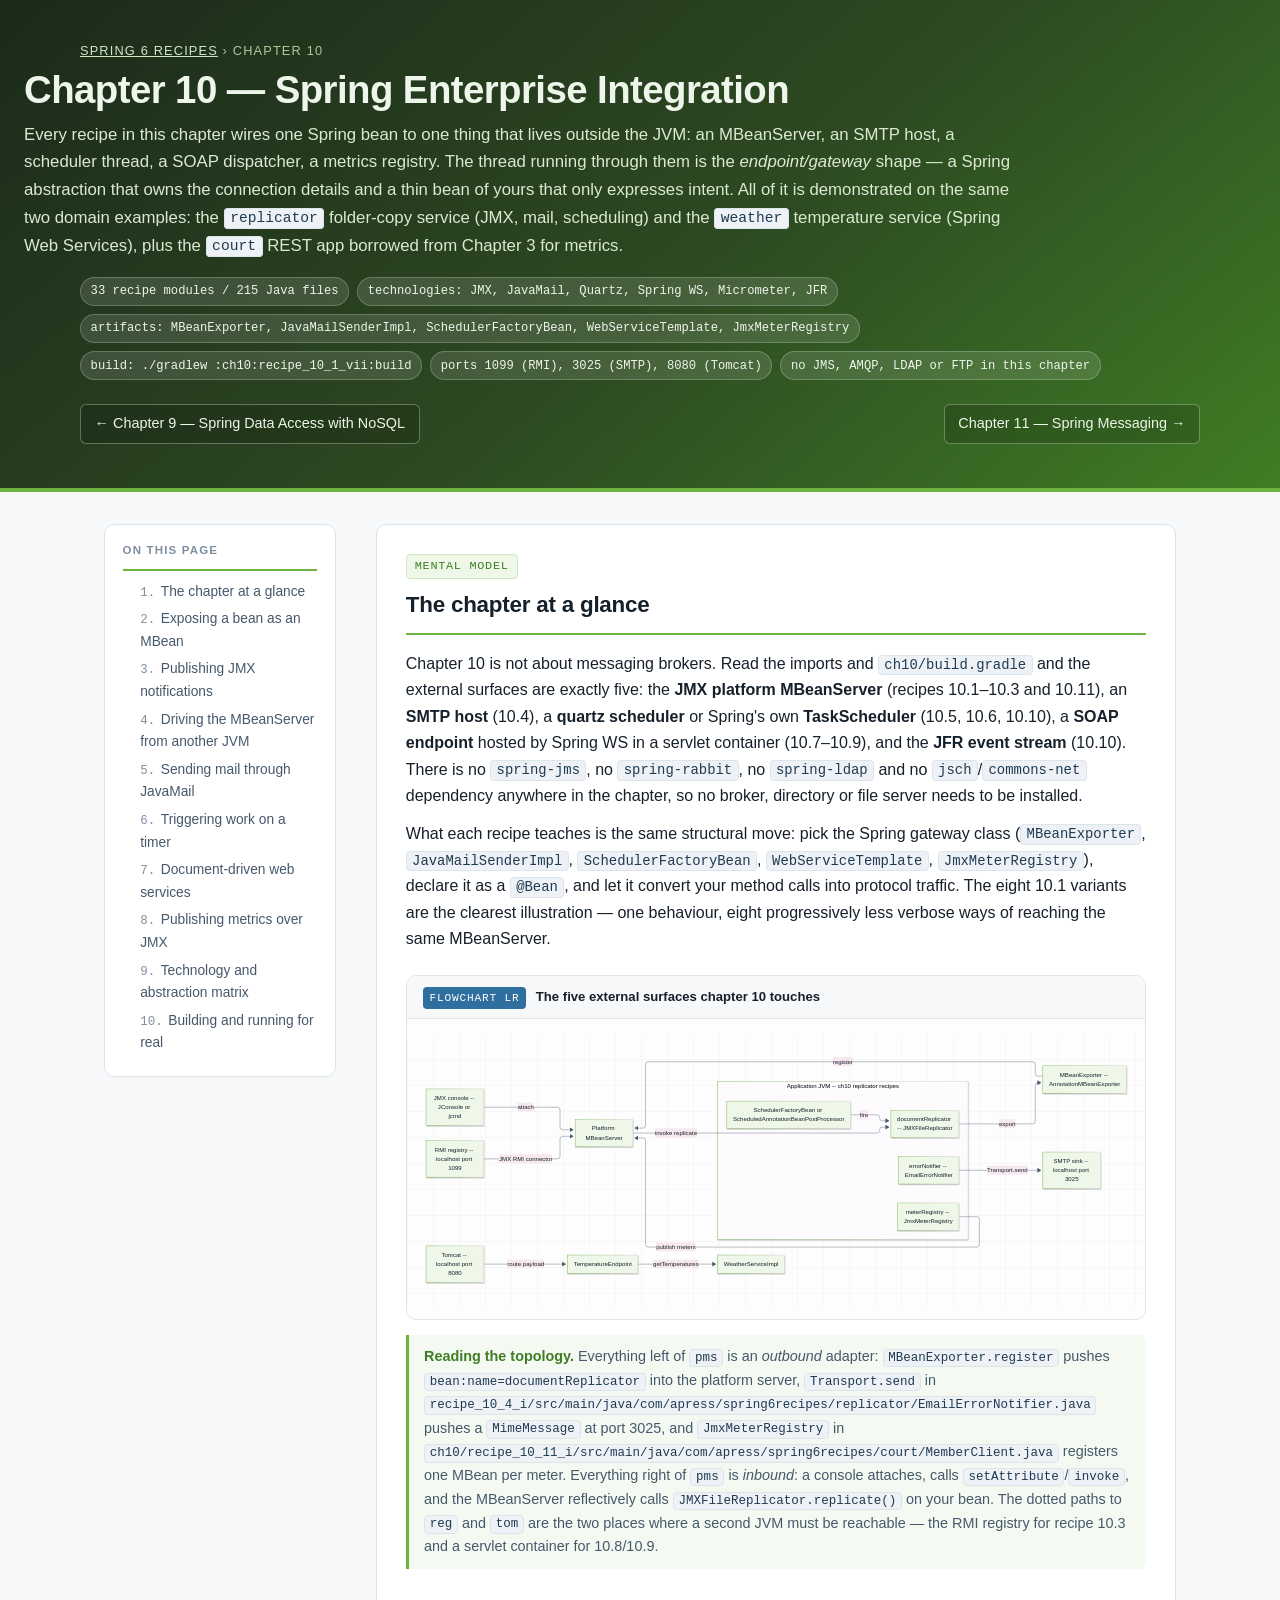
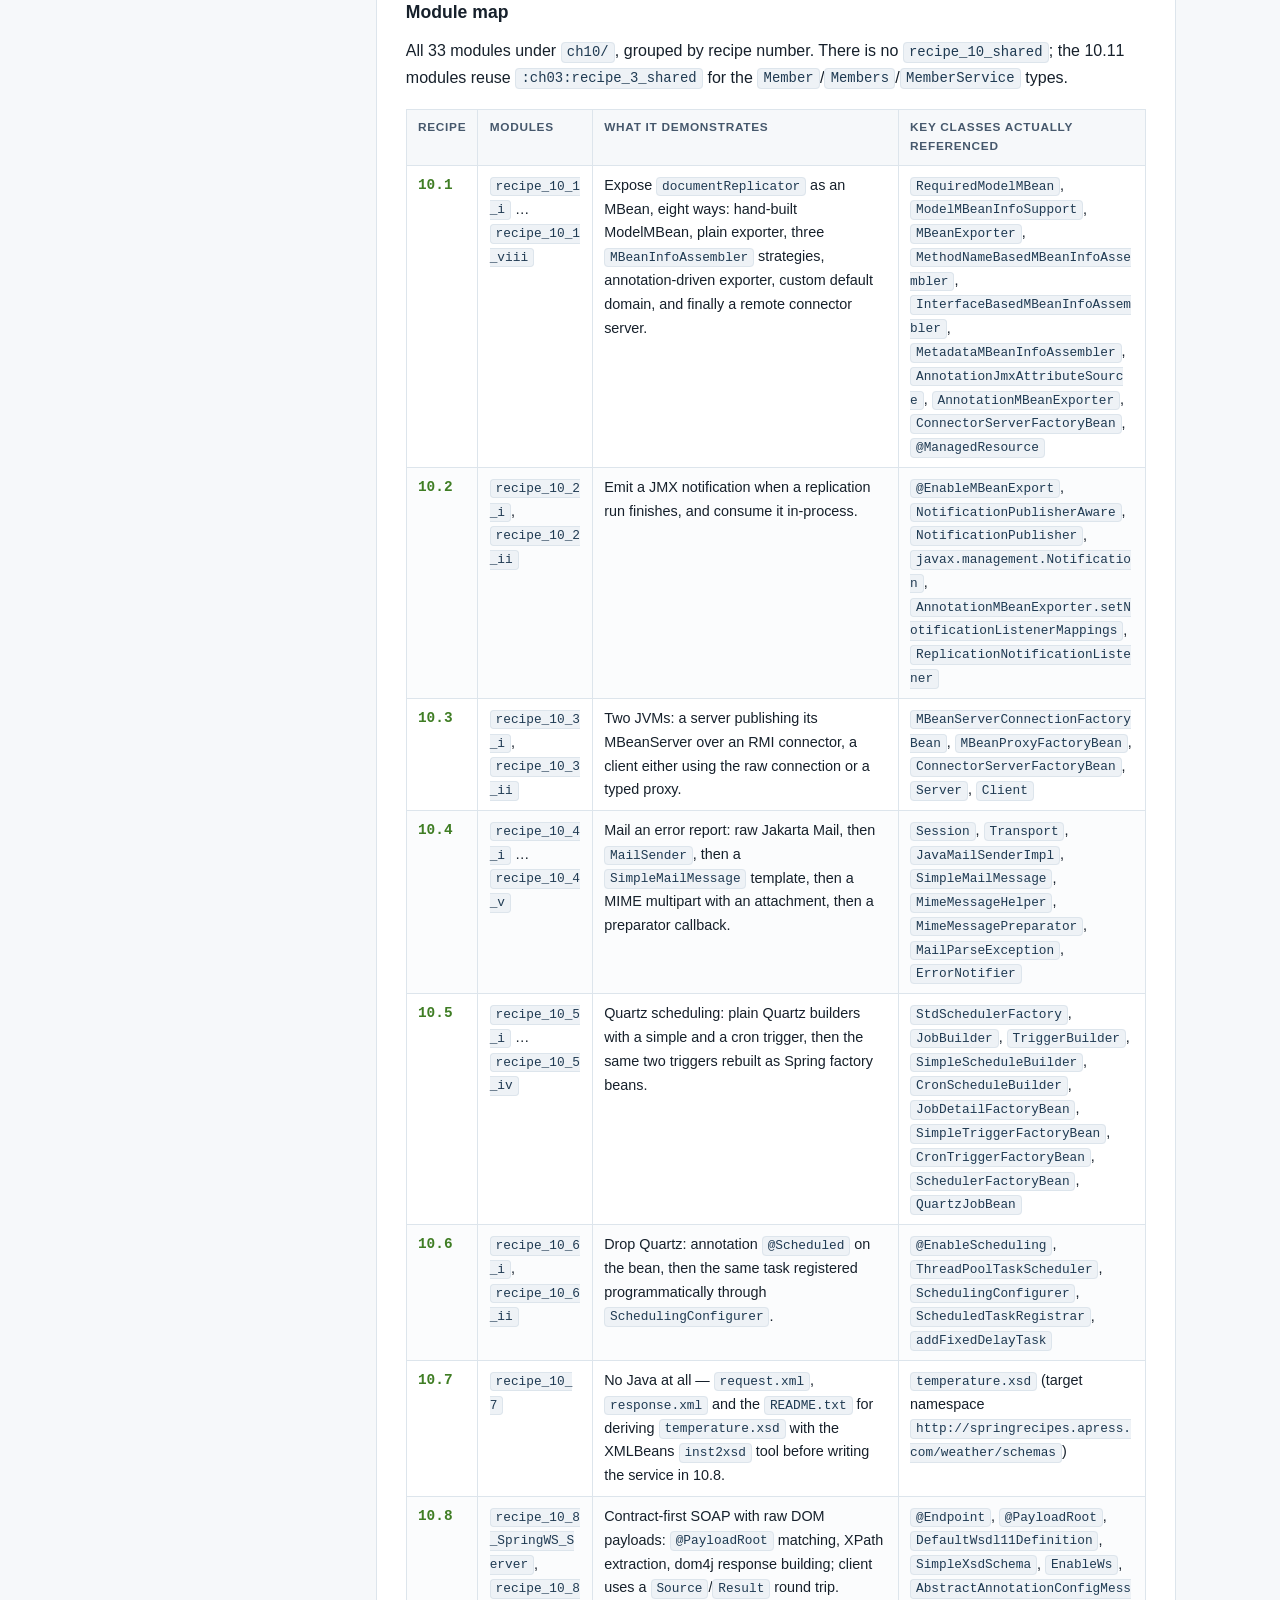
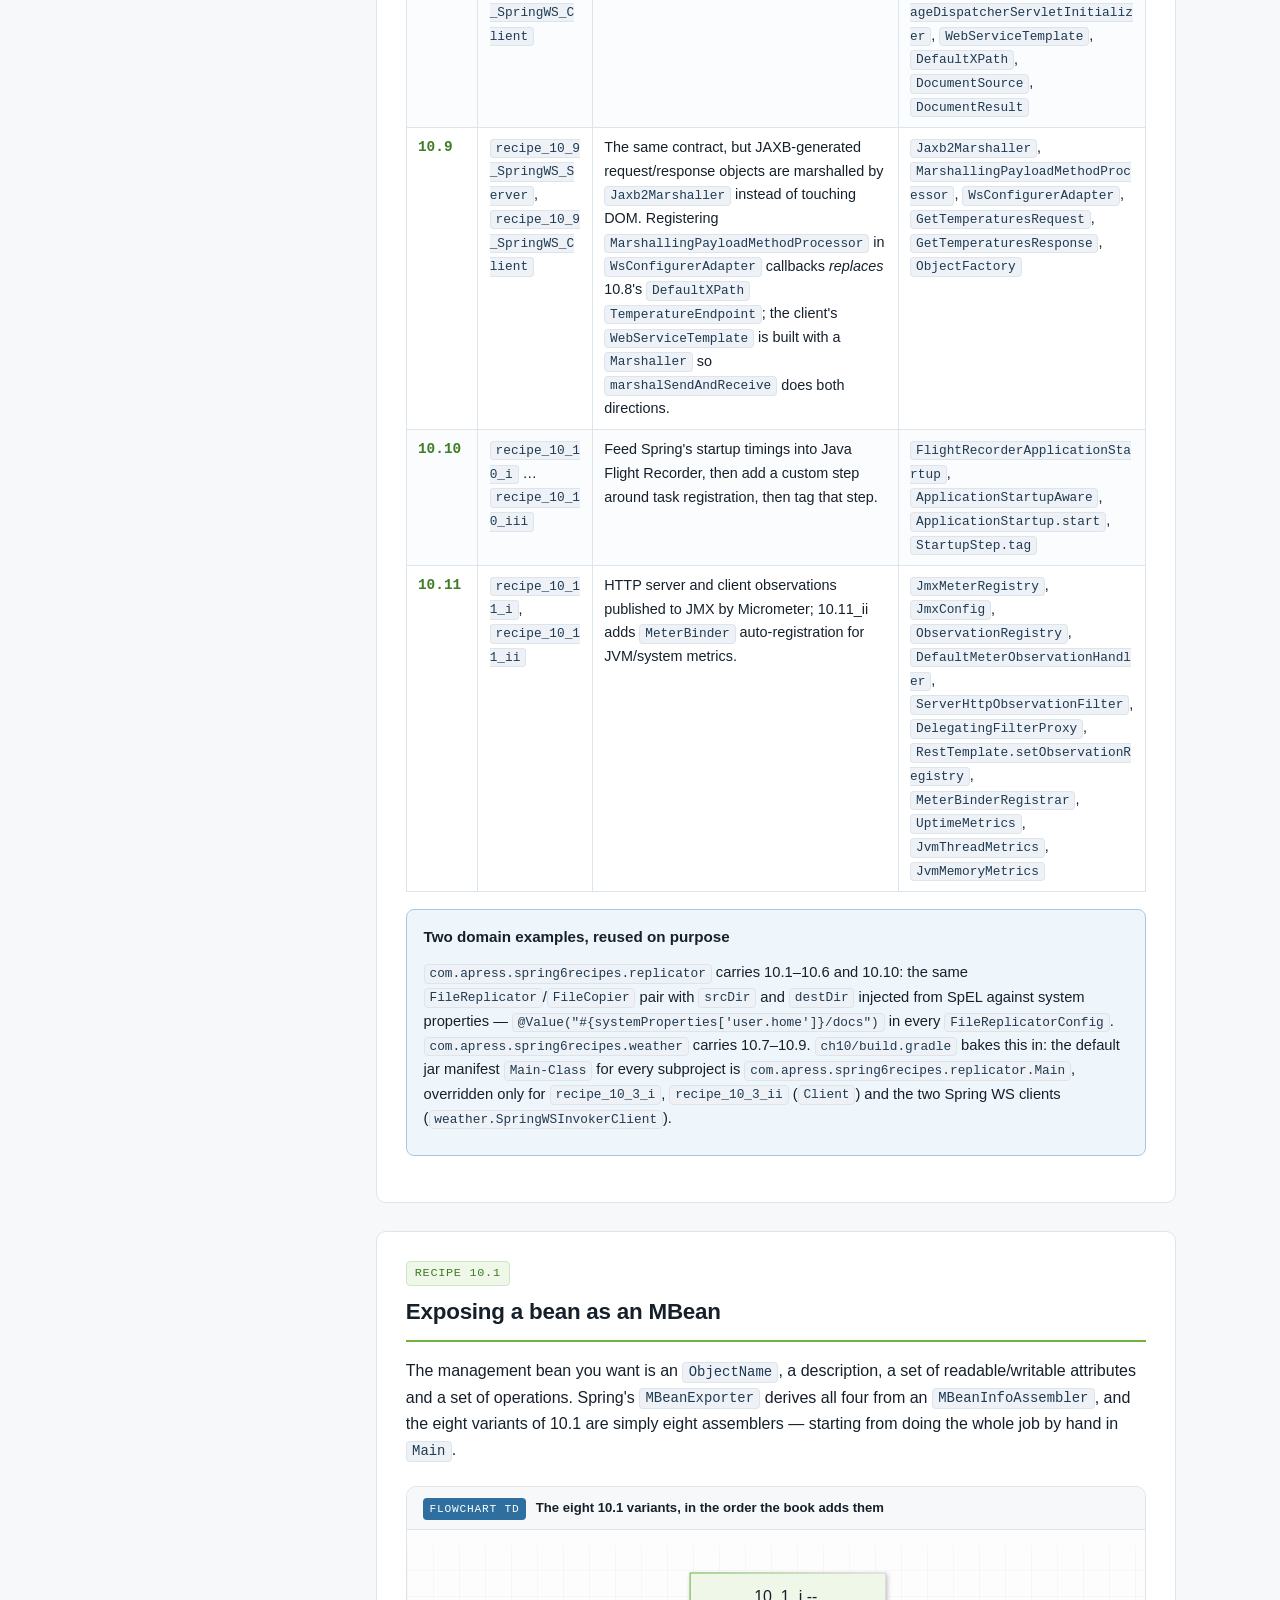
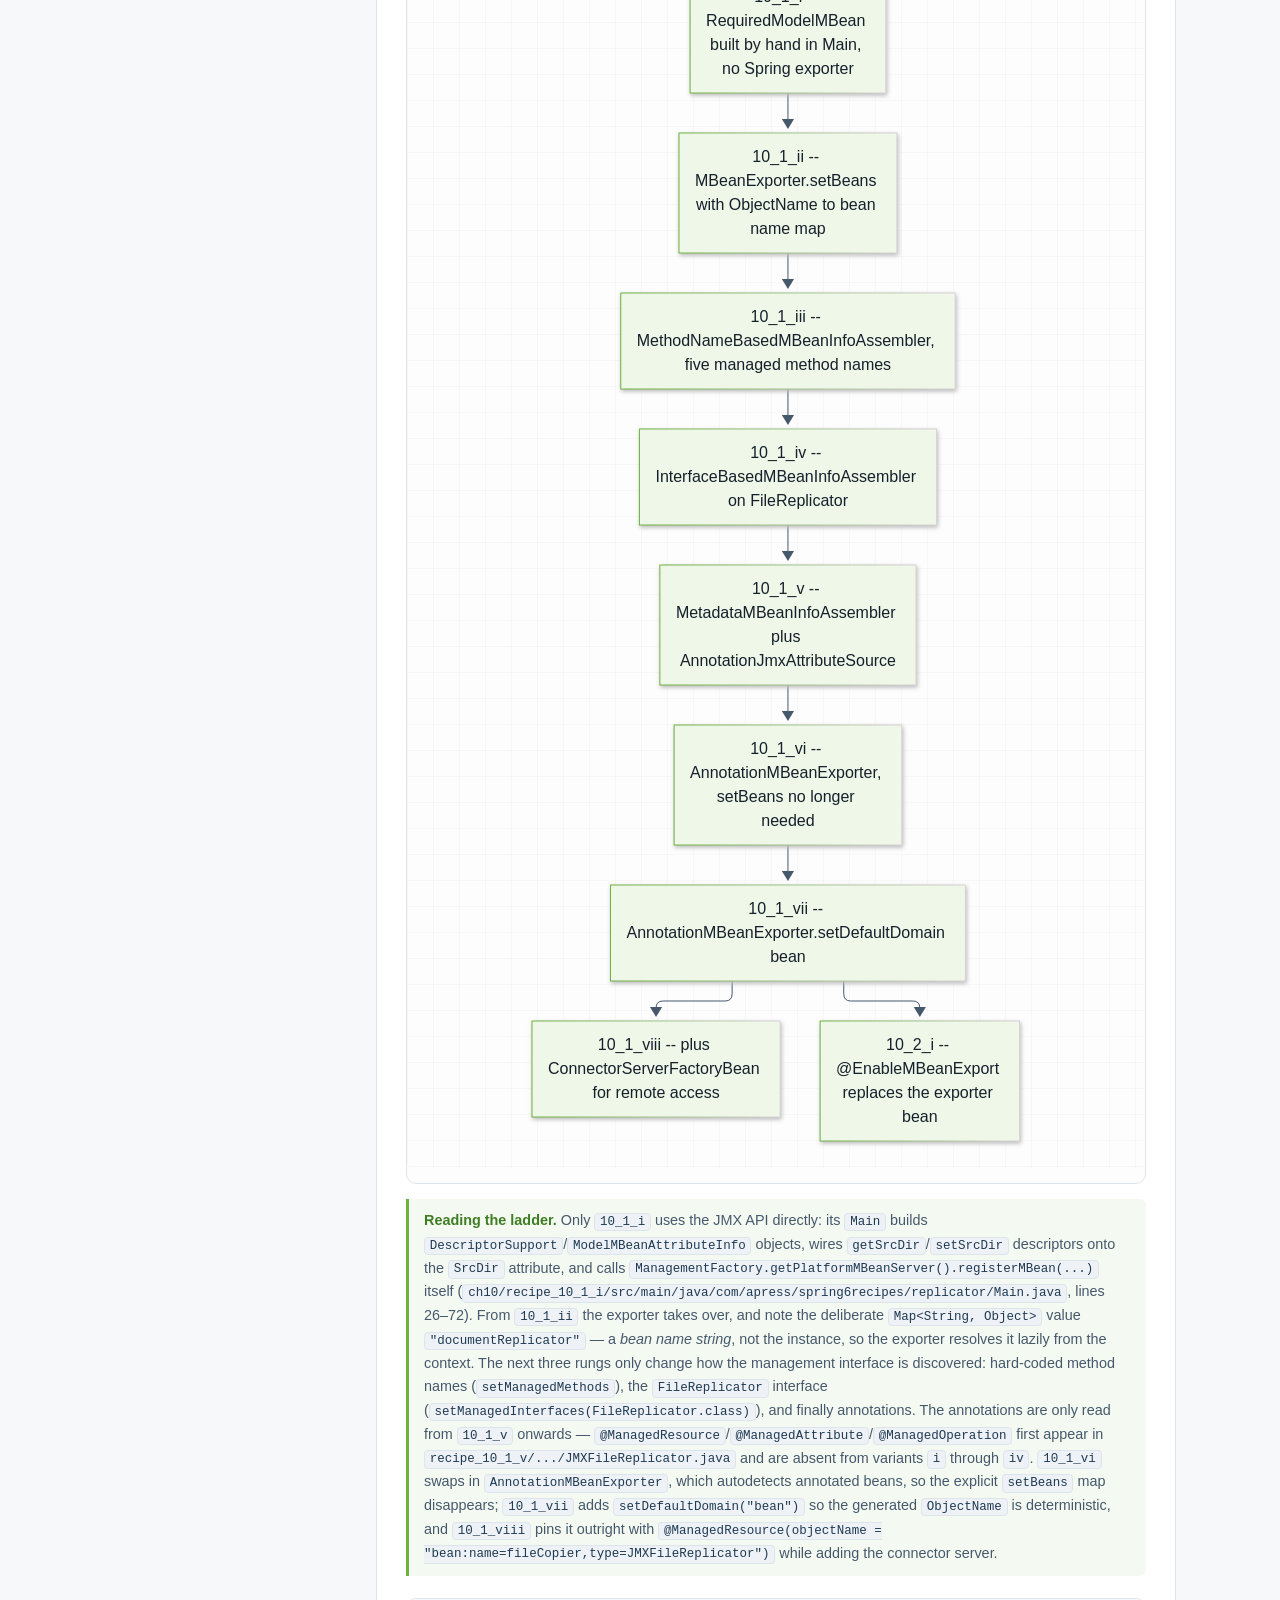
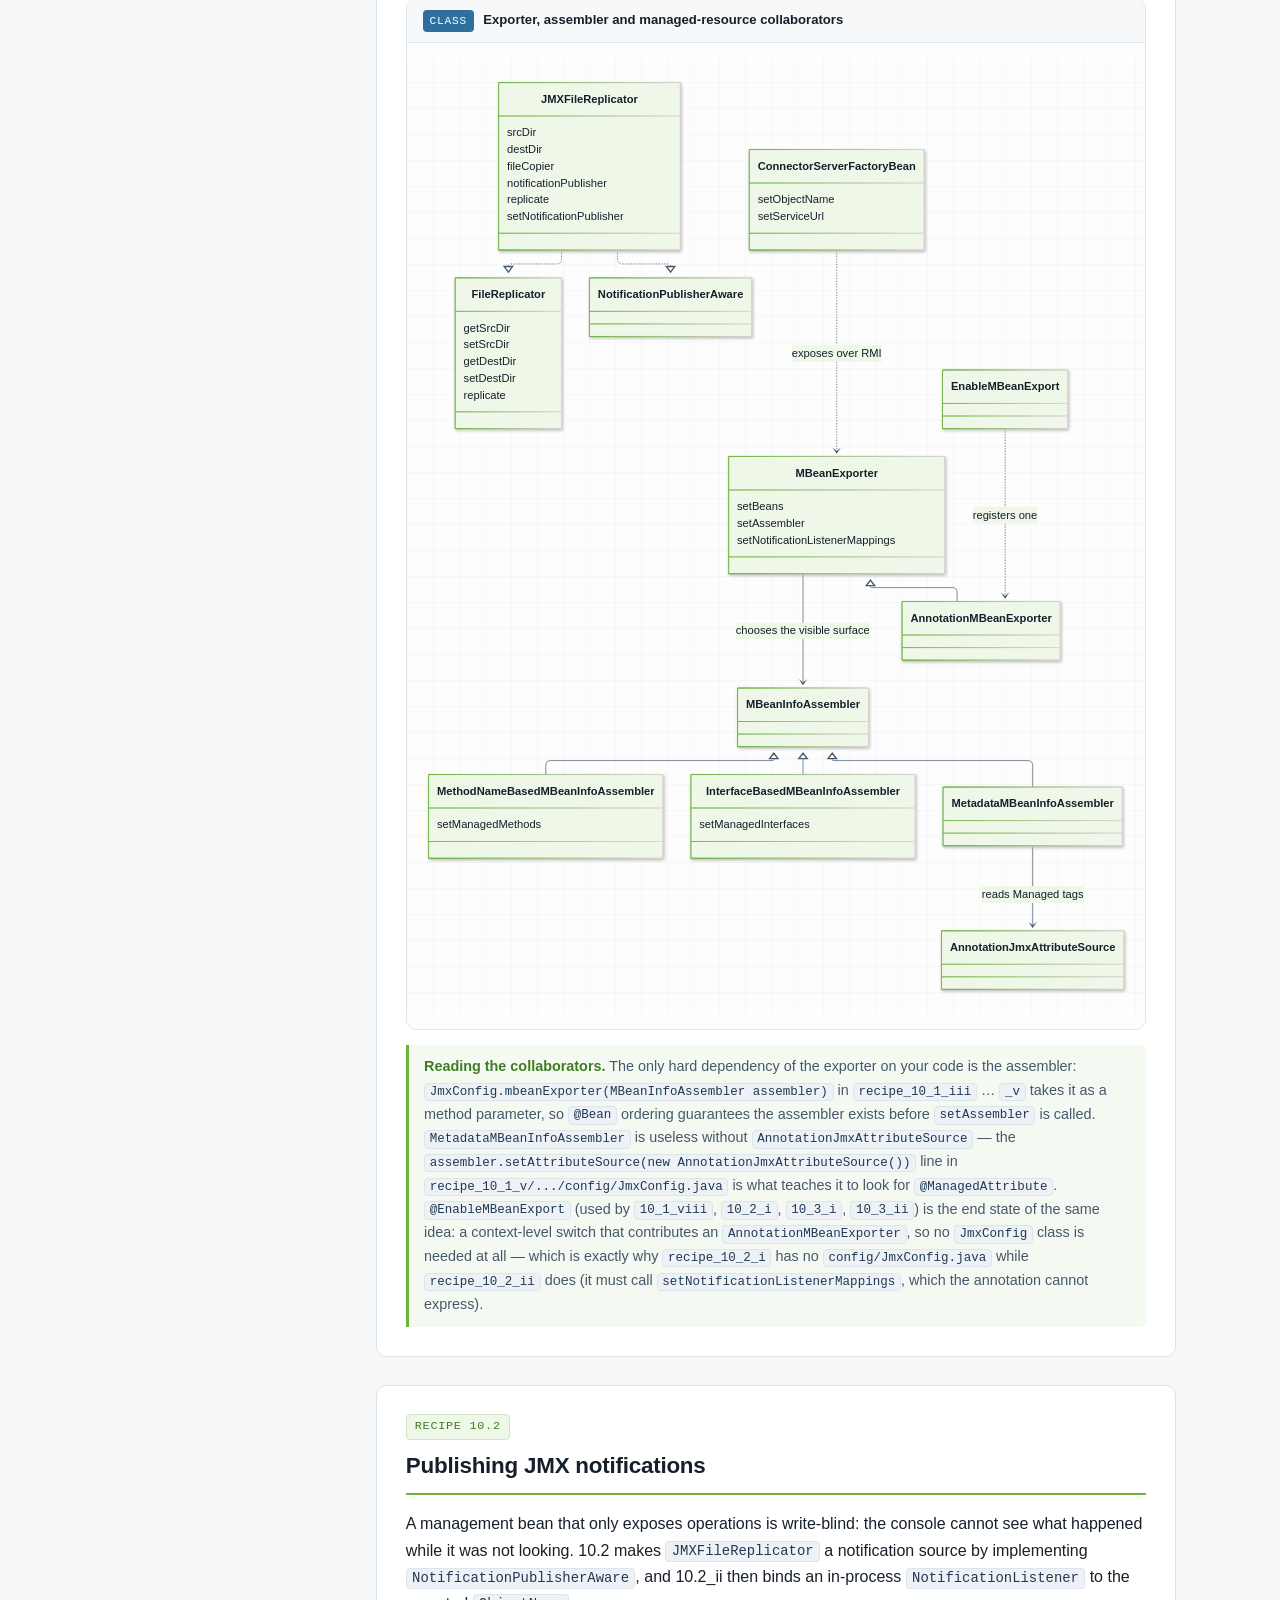
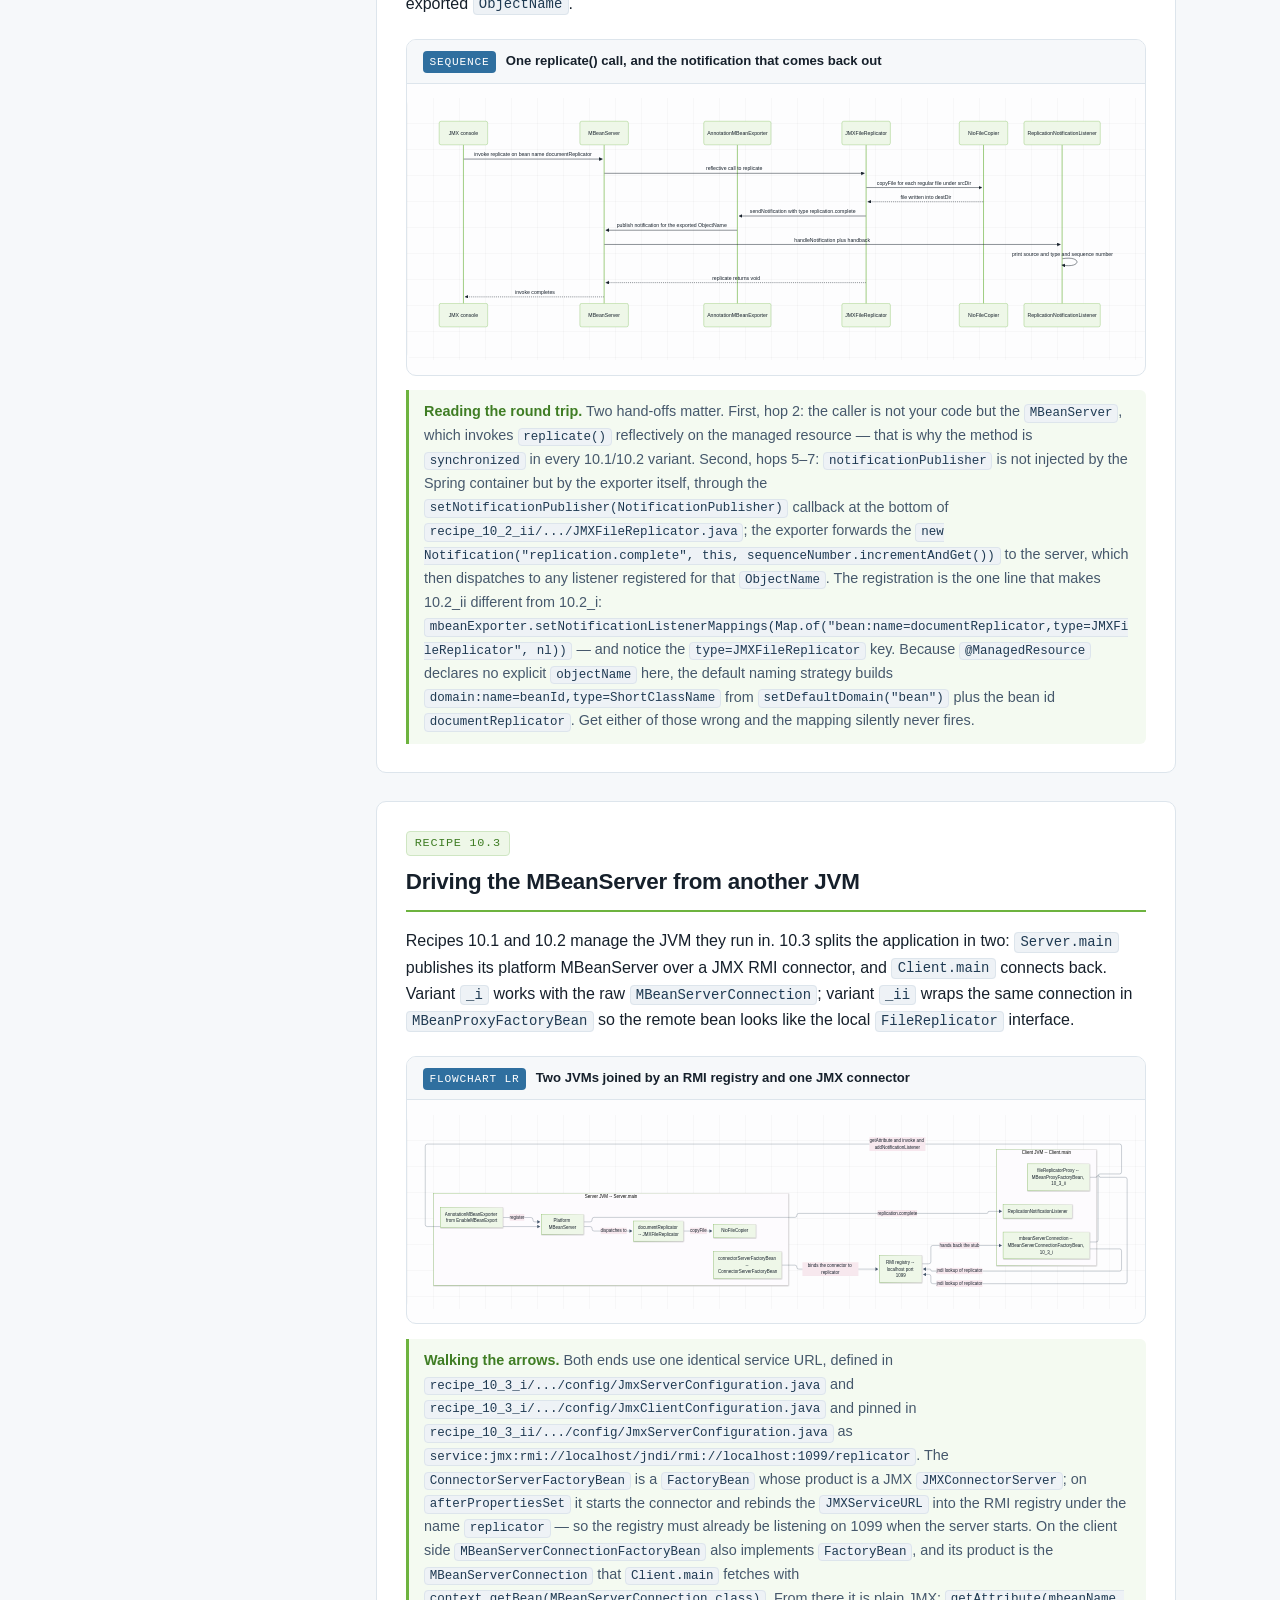
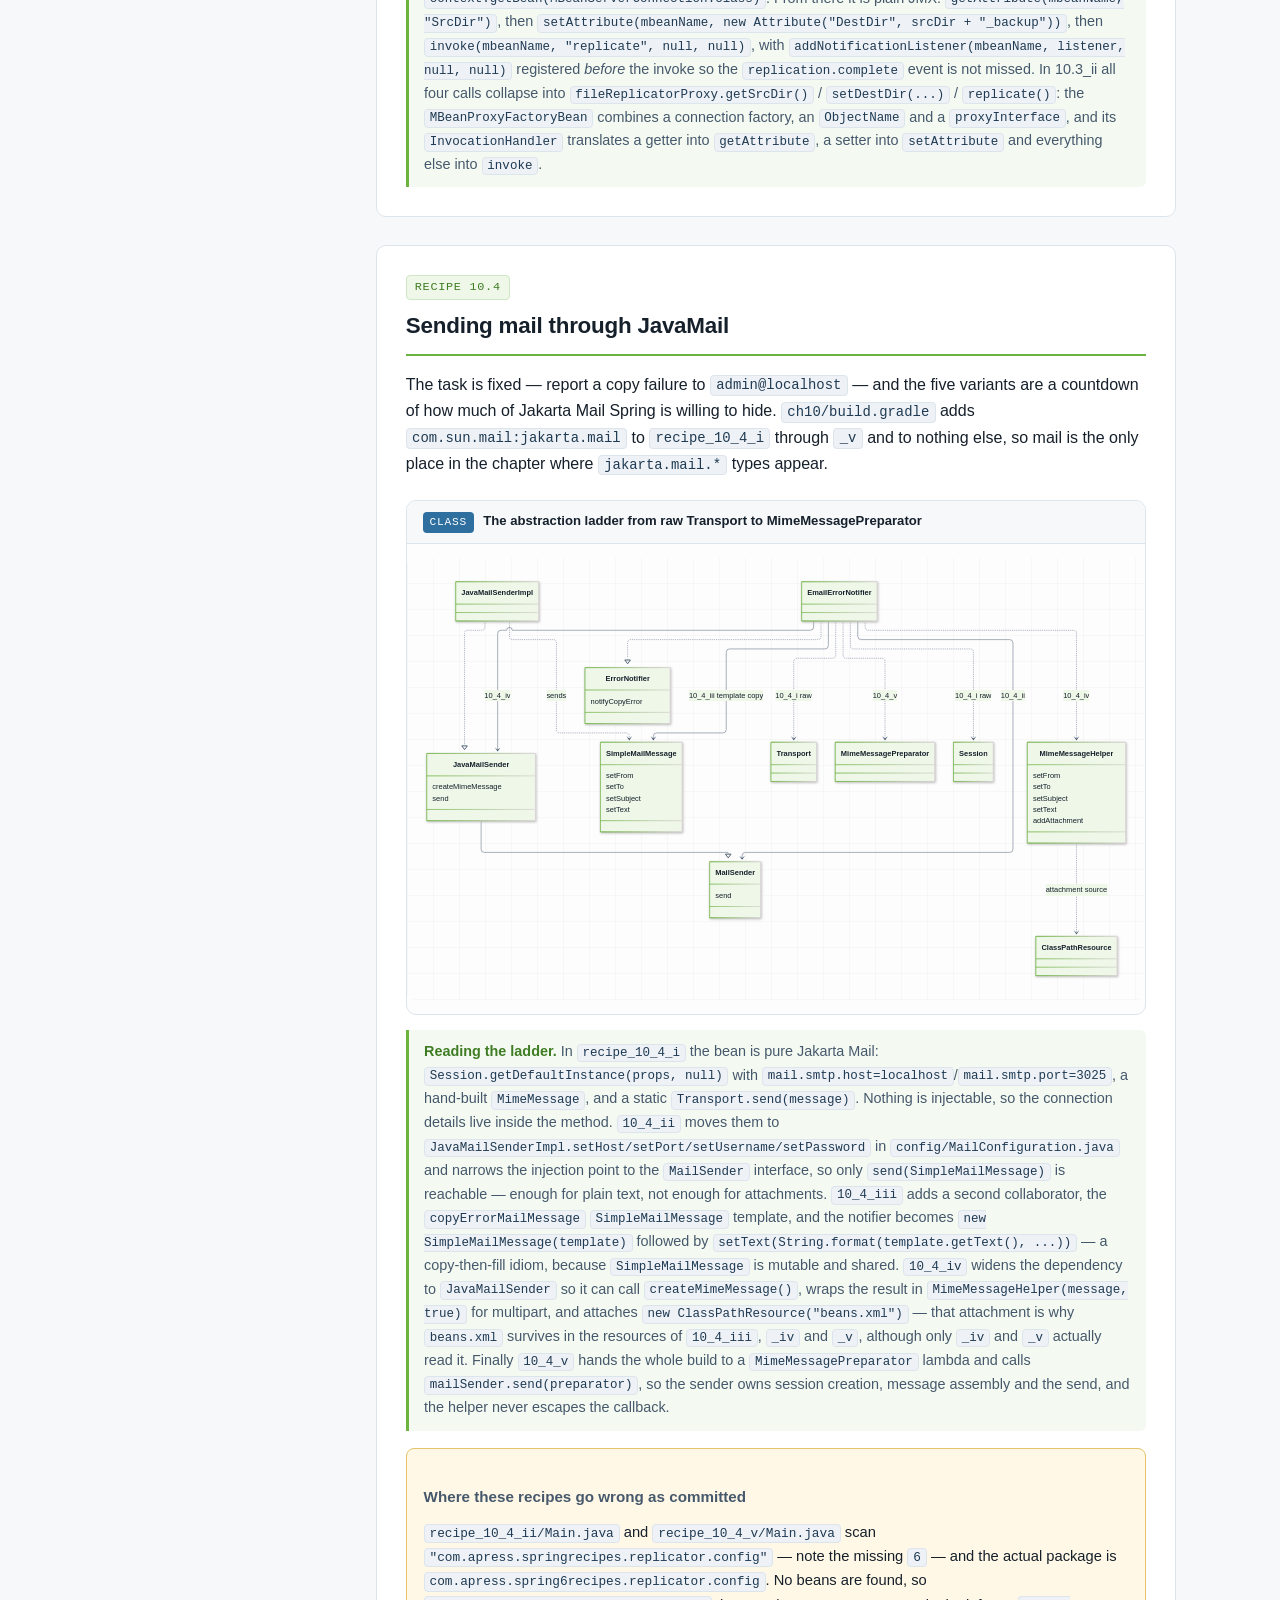
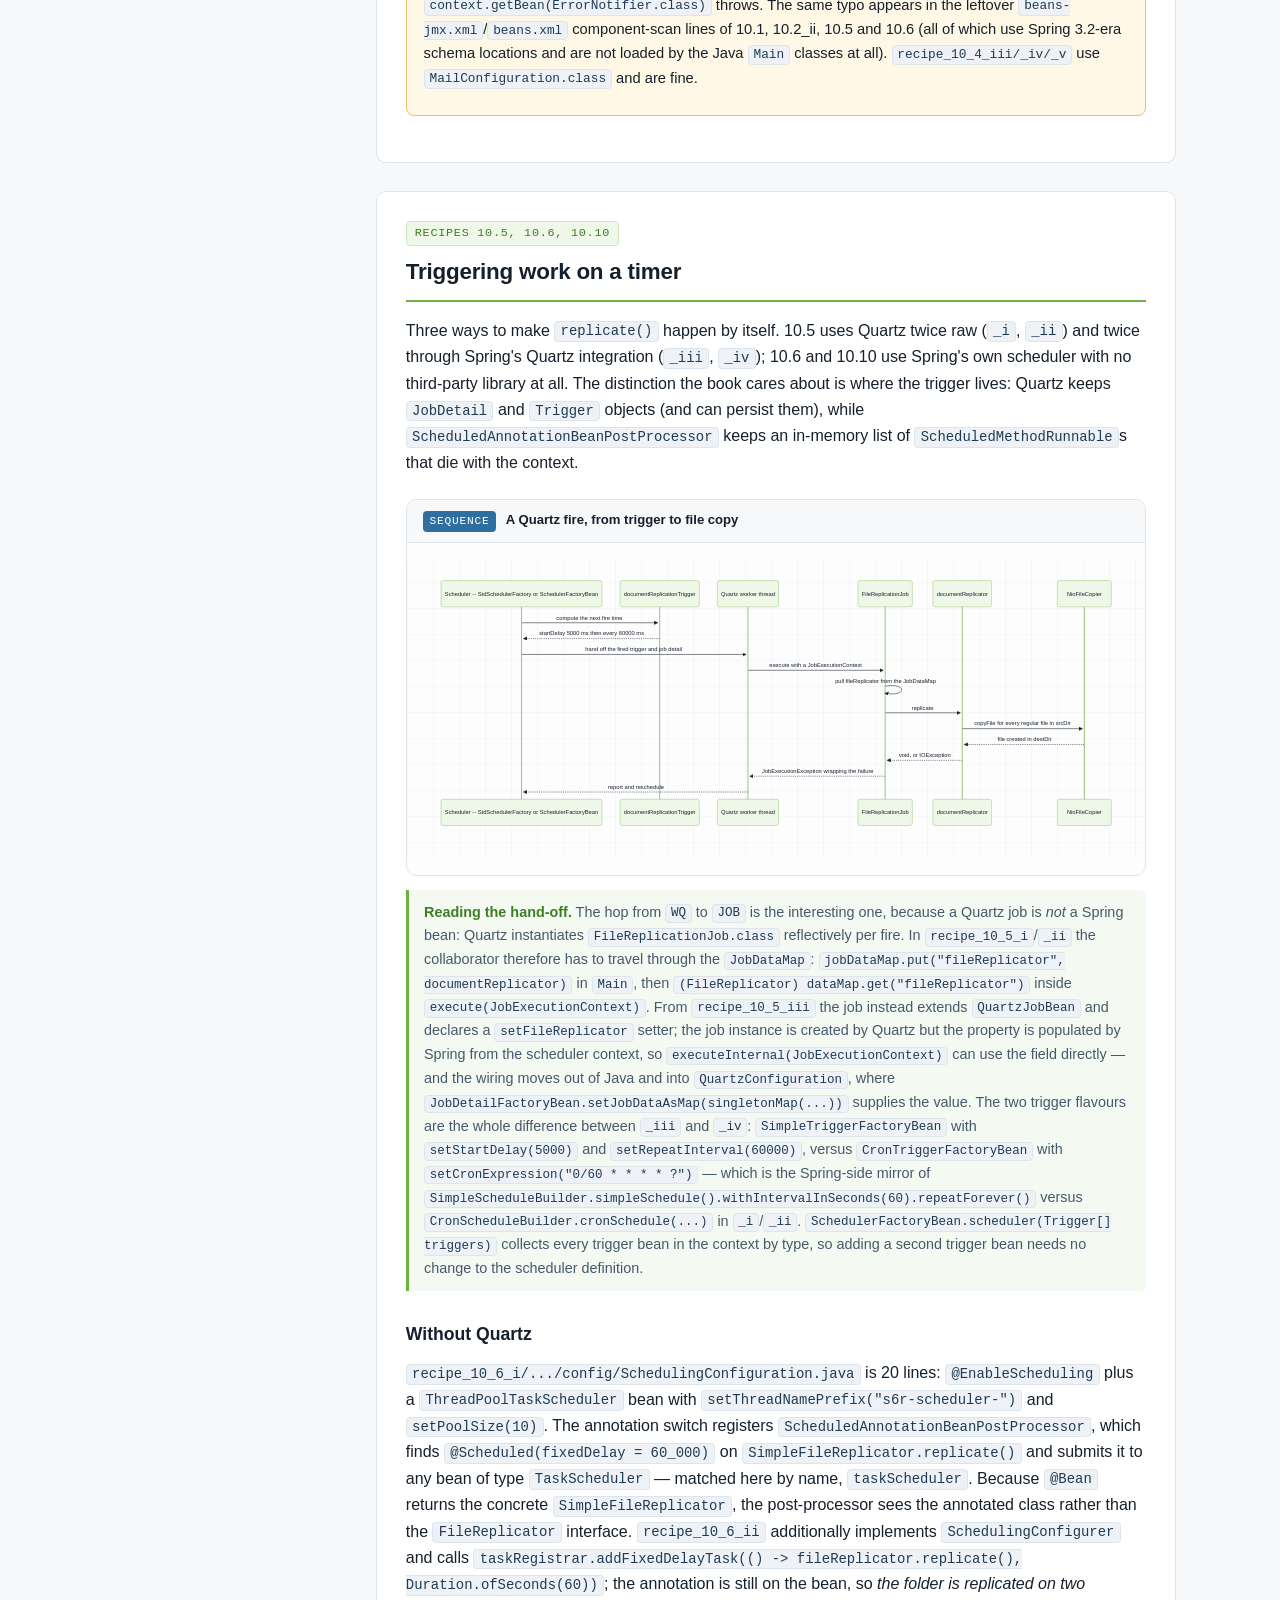
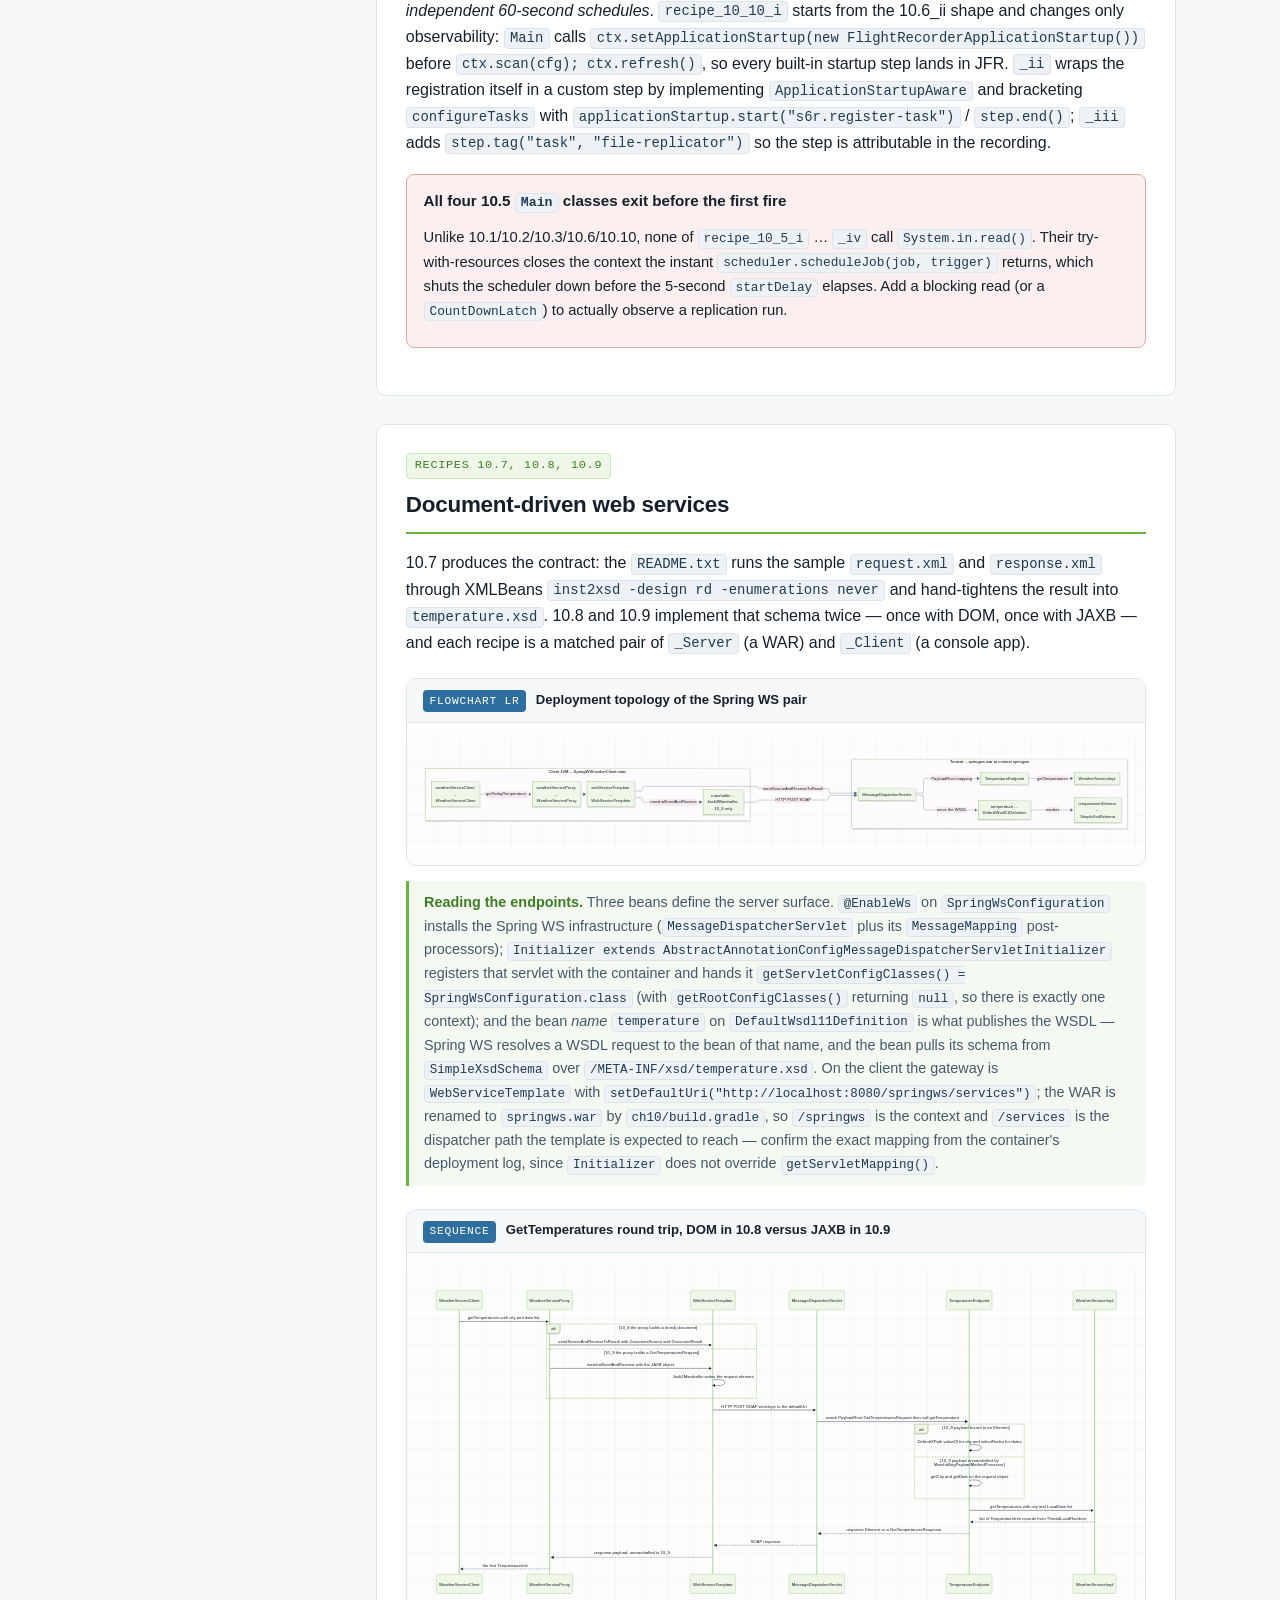
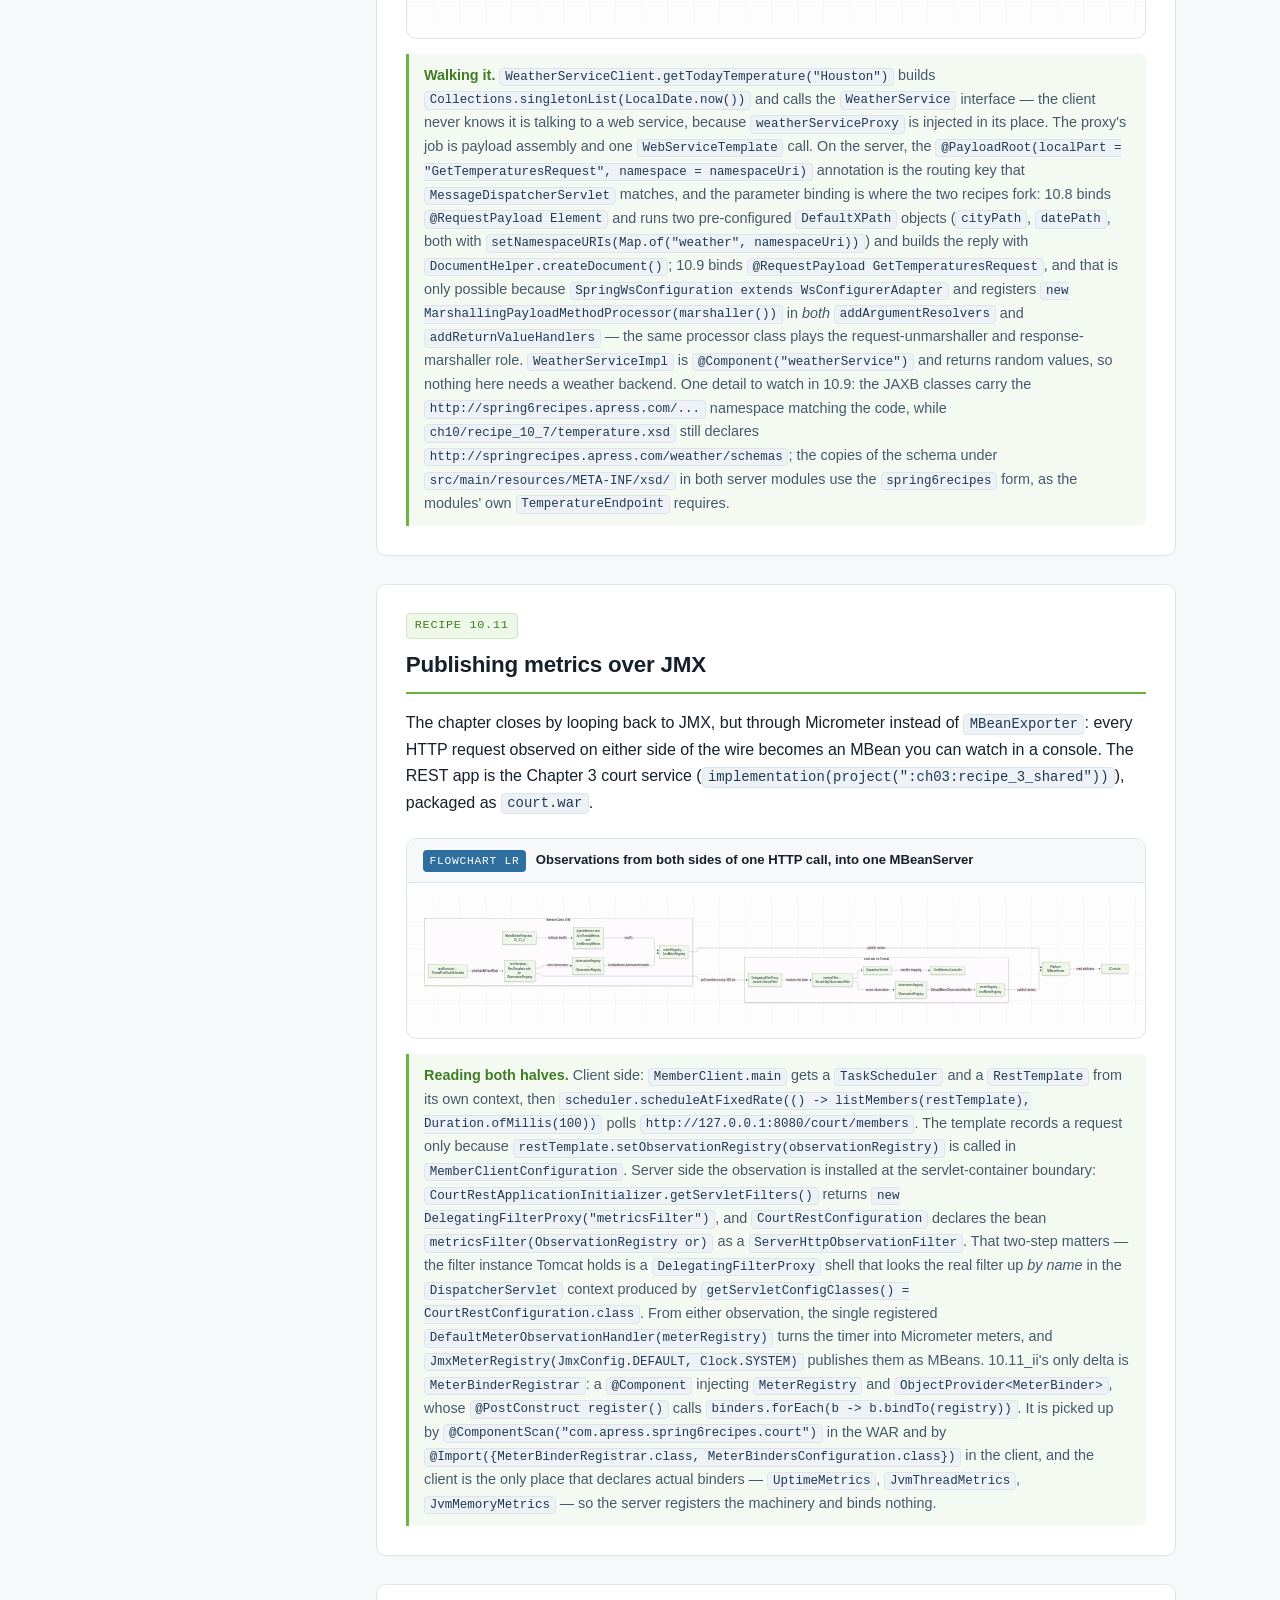
<file: docs/ch10/index.html>
<!DOCTYPE html>
<html lang="en">
<head>
<meta charset="utf-8">
<meta name="viewport" content="width=device-width, initial-scale=1">
<title>Chapter 10 — Spring Enterprise Integration — Spring 6 Recipes</title>
<link rel="stylesheet" href="../assets/style.css">
<script src="../assets/mermaid.min.js"></script>
<script>
  mermaid.initialize({
    startOnLoad: true, securityLevel: 'loose', theme: 'base',
    themeVariables: {
      primaryColor: '#eef7e8', primaryBorderColor: '#6db33f', primaryTextColor: '#16202b',
      lineColor: '#46586c', fontFamily: 'Segoe UI, Helvetica, Arial, sans-serif'
    },
    flowchart: { curve: 'basis', htmlLabels: true, useMaxWidth: true },
    sequence: { useMaxWidth: true, showNotes: true }
  });
</script>
</head>
<body>
<header class="masthead">
  <div class="breadcrumb"><a href="../index.html">Spring 6 Recipes</a> &rsaquo; Chapter 10</div>
  <h1>Chapter 10 — Spring Enterprise Integration</h1>
  <p class="lede">Every recipe in this chapter wires one Spring bean to one thing that lives outside the JVM: an
  MBeanServer, an SMTP host, a scheduler thread, a SOAP dispatcher, a metrics registry. The thread running through
  them is the <em>endpoint/gateway</em> shape — a Spring abstraction that owns the connection details and a thin
  bean of yours that only expresses intent. All of it is demonstrated on the same two domain examples: the
  <code>replicator</code> folder-copy service (JMX, mail, scheduling) and the <code>weather</code> temperature
  service (Spring Web Services), plus the <code>court</code> REST app borrowed from Chapter 3 for metrics.</p>
  <div class="chip-row">
    <span class="chip">33 recipe modules / 215 Java files</span>
    <span class="chip">technologies: JMX, JavaMail, Quartz, Spring WS, Micrometer, JFR</span>
    <span class="chip">artifacts: MBeanExporter, JavaMailSenderImpl, SchedulerFactoryBean, WebServiceTemplate, JmxMeterRegistry</span>
    <span class="chip">build: ./gradlew :ch10:recipe_10_1_vii:build</span>
    <span class="chip">ports 1099 (RMI), 3025 (SMTP), 8080 (Tomcat)</span>
    <span class="chip">no JMS, AMQP, LDAP or FTP in this chapter</span>
  </div>

  <nav class="pager">
    <a href="../ch09/index.html">&larr; Chapter 9 — Spring Data Access with NoSQL</a>
    <a href="../ch11/index.html">Chapter 11 — Spring Messaging &rarr;</a>
  </nav>
</header>
<div class="shell">
  <aside class="toc">
    <h2>On this page</h2>
    <ol>
      <li><a href="#overview">The chapter at a glance</a></li>
      <li><a href="#jmx">Exposing a bean as an MBean</a></li>
      <li><a href="#notify">Publishing JMX notifications</a></li>
      <li><a href="#remote">Driving the MBeanServer from another JVM</a></li>
      <li><a href="#mail">Sending mail through JavaMail</a></li>
      <li><a href="#sched">Triggering work on a timer</a></li>
      <li><a href="#ws">Document-driven web services</a></li>
      <li><a href="#metrics">Publishing metrics over JMX</a></li>
      <li><a href="#matrix">Technology and abstraction matrix</a></li>
      <li><a href="#running">Building and running for real</a></li>
    </ol>
  </aside>
  <article>

    <section id="overview">
      <span class="kicker">Mental model</span>
      <h2>The chapter at a glance</h2>
      <p>Chapter 10 is not about messaging brokers. Read the imports and <code>ch10/build.gradle</code> and the
      external surfaces are exactly five: the <strong>JMX platform MBeanServer</strong> (recipes 10.1–10.3 and
      10.11), an <strong>SMTP host</strong> (10.4), a <strong>quartz scheduler</strong> or Spring's own
      <strong>TaskScheduler</strong> (10.5, 10.6, 10.10), a <strong>SOAP endpoint</strong> hosted by Spring WS in a
      servlet container (10.7–10.9), and the <strong>JFR event stream</strong> (10.10). There is no
      <code>spring-jms</code>, no <code>spring-rabbit</code>, no <code>spring-ldap</code> and no
      <code>jsch</code>/<code>commons-net</code> dependency anywhere in the chapter, so no broker, directory or
      file server needs to be installed.</p>
      <p>What each recipe teaches is the same structural move: pick the Spring gateway class
      (<code>MBeanExporter</code>, <code>JavaMailSenderImpl</code>, <code>SchedulerFactoryBean</code>,
      <code>WebServiceTemplate</code>, <code>JmxMeterRegistry</code>), declare it as a <code>@Bean</code>, and let it
      convert your method calls into protocol traffic. The eight 10.1 variants are the clearest illustration — one
      behaviour, eight progressively less verbose ways of reaching the same MBeanServer.</p>

      <figure class="diagram">
        <figcaption><span class="tag">Flowchart LR</span>
          <span class="dtitle">The five external surfaces chapter 10 touches</span></figcaption>
        <pre class="mermaid">
flowchart LR
    subgraph jvm["Application JVM -- ch10 replicator recipes"]
        dr["documentReplicator -- JMXFileReplicator"]
        ns["errorNotifier -- EmailErrorNotifier"]
        sc["SchedulerFactoryBean or ScheduledAnnotationBeanPostProcessor"]
        mr["meterRegistry -- JmxMeterRegistry"]
    end
    exp["MBeanExporter -- AnnotationMBeanExporter"]
    pms["Platform MBeanServer"]
    con["JMX console -- JConsole or jcmd"]
    mail["SMTP sink -- localhost port 3025"]
    reg["RMI registry -- localhost port 1099"]
    tom["Tomcat -- localhost port 8080"]
    ep["TemperatureEndpoint"]
    wsx["WeatherServiceImpl"]
    dr -- export --> exp
    exp -- register --> pms
    con -- attach --> pms
    pms -- invoke replicate --> dr
    mr -- publish meters --> pms
    ns -- Transport.send --> mail
    sc -- fire --> dr
    reg -- JMX RMI connector --> pms
    tom -- route payload --> ep
    ep -- getTemperatures --> wsx
        </pre>
      </figure>
      <p class="reading"><strong>Reading the topology.</strong> Everything left of <code>pms</code> is an
      <em>outbound</em> adapter: <code>MBeanExporter.register</code> pushes
      <code>bean:name=documentReplicator</code> into the platform server, <code>Transport.send</code> in
      <code>recipe_10_4_i/src/main/java/com/apress/spring6recipes/replicator/EmailErrorNotifier.java</code> pushes a
      <code>MimeMessage</code> at port 3025, and <code>JmxMeterRegistry</code> in
      <code>ch10/recipe_10_11_i/src/main/java/com/apress/spring6recipes/court/MemberClient.java</code> registers one
      MBean per meter. Everything right of <code>pms</code> is <em>inbound</em>: a console attaches, calls
      <code>setAttribute</code>/<code>invoke</code>, and the MBeanServer reflectively calls
      <code>JMXFileReplicator.replicate()</code> on your bean. The dotted paths to <code>reg</code> and
      <code>tom</code> are the two places where a second JVM must be reachable — the RMI registry for recipe 10.3 and
      a servlet container for 10.8/10.9.</p>

      <h3>Module map</h3>
      <p>All 33 modules under <code>ch10/</code>, grouped by recipe number. There is no
      <code>recipe_10_shared</code>; the 10.11 modules reuse <code>:ch03:recipe_3_shared</code> for the
      <code>Member</code>/<code>Members</code>/<code>MemberService</code> types.</p>
      <table>
        <thead>
          <tr><th>Recipe</th><th>Modules</th><th>What it demonstrates</th><th>Key classes actually referenced</th></tr>
        </thead>
        <tbody>
          <tr>
            <td class="num">10.1</td>
            <td><code>recipe_10_1_i</code> … <code>recipe_10_1_viii</code></td>
            <td>Expose <code>documentReplicator</code> as an MBean, eight ways: hand-built ModelMBean, plain
            exporter, three <code>MBeanInfoAssembler</code> strategies, annotation-driven exporter, custom default
            domain, and finally a remote connector server.</td>
            <td><code>RequiredModelMBean</code>, <code>ModelMBeanInfoSupport</code>, <code>MBeanExporter</code>,
            <code>MethodNameBasedMBeanInfoAssembler</code>, <code>InterfaceBasedMBeanInfoAssembler</code>,
            <code>MetadataMBeanInfoAssembler</code>, <code>AnnotationJmxAttributeSource</code>,
            <code>AnnotationMBeanExporter</code>, <code>ConnectorServerFactoryBean</code>,
            <code>@ManagedResource</code></td>
          </tr>
          <tr>
            <td class="num">10.2</td>
            <td><code>recipe_10_2_i</code>, <code>recipe_10_2_ii</code></td>
            <td>Emit a JMX notification when a replication run finishes, and consume it in-process.</td>
            <td><code>@EnableMBeanExport</code>, <code>NotificationPublisherAware</code>,
            <code>NotificationPublisher</code>, <code>javax.management.Notification</code>,
            <code>AnnotationMBeanExporter.setNotificationListenerMappings</code>,
            <code>ReplicationNotificationListener</code></td>
          </tr>
          <tr>
            <td class="num">10.3</td>
            <td><code>recipe_10_3_i</code>, <code>recipe_10_3_ii</code></td>
            <td>Two JVMs: a server publishing its MBeanServer over an RMI connector, a client either using the raw
            connection or a typed proxy.</td>
            <td><code>MBeanServerConnectionFactoryBean</code>, <code>MBeanProxyFactoryBean</code>,
            <code>ConnectorServerFactoryBean</code>, <code>Server</code>, <code>Client</code></td>
          </tr>
          <tr>
            <td class="num">10.4</td>
            <td><code>recipe_10_4_i</code> … <code>recipe_10_4_v</code></td>
            <td>Mail an error report: raw Jakarta Mail, then <code>MailSender</code>, then a
            <code>SimpleMailMessage</code> template, then a MIME multipart with an attachment, then a preparator
            callback.</td>
            <td><code>Session</code>, <code>Transport</code>, <code>JavaMailSenderImpl</code>,
            <code>SimpleMailMessage</code>, <code>MimeMessageHelper</code>,
            <code>MimeMessagePreparator</code>, <code>MailParseException</code>, <code>ErrorNotifier</code></td>
          </tr>
          <tr>
            <td class="num">10.5</td>
            <td><code>recipe_10_5_i</code> … <code>recipe_10_5_iv</code></td>
            <td>Quartz scheduling: plain Quartz builders with a simple and a cron trigger, then the same two triggers
            rebuilt as Spring factory beans.</td>
            <td><code>StdSchedulerFactory</code>, <code>JobBuilder</code>, <code>TriggerBuilder</code>,
            <code>SimpleScheduleBuilder</code>, <code>CronScheduleBuilder</code>, <code>JobDetailFactoryBean</code>,
            <code>SimpleTriggerFactoryBean</code>, <code>CronTriggerFactoryBean</code>,
            <code>SchedulerFactoryBean</code>, <code>QuartzJobBean</code></td>
          </tr>
          <tr>
            <td class="num">10.6</td>
            <td><code>recipe_10_6_i</code>, <code>recipe_10_6_ii</code></td>
            <td>Drop Quartz: annotation <code>@Scheduled</code> on the bean, then the same task registered
            programmatically through <code>SchedulingConfigurer</code>.</td>
            <td><code>@EnableScheduling</code>, <code>ThreadPoolTaskScheduler</code>,
            <code>SchedulingConfigurer</code>, <code>ScheduledTaskRegistrar</code>,
            <code>addFixedDelayTask</code></td>
          </tr>
          <tr>
            <td class="num">10.7</td>
            <td><code>recipe_10_7</code></td>
            <td>No Java at all — <code>request.xml</code>, <code>response.xml</code> and the
            <code>README.txt</code> for deriving <code>temperature.xsd</code> with the XMLBeans
            <code>inst2xsd</code> tool before writing the service in 10.8.</td>
            <td><code>temperature.xsd</code> (target namespace
            <code>http://springrecipes.apress.com/weather/schemas</code>)</td>
          </tr>
          <tr>
            <td class="num">10.8</td>
            <td><code>recipe_10_8_SpringWS_Server</code>, <code>recipe_10_8_SpringWS_Client</code></td>
            <td>Contract-first SOAP with raw DOM payloads: <code>@PayloadRoot</code> matching, XPath extraction,
            dom4j response building; client uses a <code>Source</code>/<code>Result</code> round trip.</td>
            <td><code>@Endpoint</code>, <code>@PayloadRoot</code>, <code>DefaultWsdl11Definition</code>,
            <code>SimpleXsdSchema</code>, <code>EnableWs</code>,
            <code>AbstractAnnotationConfigMessageDispatcherServletInitializer</code>,
            <code>WebServiceTemplate</code>, <code>DefaultXPath</code>, <code>DocumentSource</code>,
            <code>DocumentResult</code></td>
          </tr>
          <tr>
            <td class="num">10.9</td>
            <td><code>recipe_10_9_SpringWS_Server</code>, <code>recipe_10_9_SpringWS_Client</code></td>
            <td>The same contract, but JAXB-generated request/response objects are marshalled by
            <code>Jaxb2Marshaller</code> instead of touching DOM. Registering <code>MarshallingPayloadMethodProcessor</code>
            in <code>WsConfigurerAdapter</code> callbacks <em>replaces</em> 10.8's <code>DefaultXPath</code>
            <code>TemperatureEndpoint</code>; the client's <code>WebServiceTemplate</code> is built with a
            <code>Marshaller</code> so <code>marshalSendAndReceive</code> does both directions.</td>
            <td><code>Jaxb2Marshaller</code>, <code>MarshallingPayloadMethodProcessor</code>,
            <code>WsConfigurerAdapter</code>, <code>GetTemperaturesRequest</code>,
            <code>GetTemperaturesResponse</code>, <code>ObjectFactory</code></td>
          </tr>
          <tr>
            <td class="num">10.10</td>
            <td><code>recipe_10_10_i</code> … <code>recipe_10_10_iii</code></td>
            <td>Feed Spring's startup timings into Java Flight Recorder, then add a custom step around task
            registration, then tag that step.</td>
            <td><code>FlightRecorderApplicationStartup</code>, <code>ApplicationStartupAware</code>,
            <code>ApplicationStartup.start</code>, <code>StartupStep.tag</code></td>
          </tr>
          <tr>
            <td class="num">10.11</td>
            <td><code>recipe_10_11_i</code>, <code>recipe_10_11_ii</code></td>
            <td>HTTP server and client observations published to JMX by Micrometer; 10.11_ii adds
            <code>MeterBinder</code> auto-registration for JVM/system metrics.</td>
            <td><code>JmxMeterRegistry</code>, <code>JmxConfig</code>, <code>ObservationRegistry</code>,
            <code>DefaultMeterObservationHandler</code>, <code>ServerHttpObservationFilter</code>,
            <code>DelegatingFilterProxy</code>, <code>RestTemplate.setObservationRegistry</code>,
            <code>MeterBinderRegistrar</code>, <code>UptimeMetrics</code>, <code>JvmThreadMetrics</code>,
            <code>JvmMemoryMetrics</code></td>
          </tr>
        </tbody>
      </table>

      <div class="callout info">
        <h4>Two domain examples, reused on purpose</h4>
        <p><code>com.apress.spring6recipes.replicator</code> carries 10.1–10.6 and 10.10: the same
        <code>FileReplicator</code>/<code>FileCopier</code> pair with <code>srcDir</code> and <code>destDir</code>
        injected from SpEL against system properties —
        <code>@Value("#{systemProperties['user.home']}/docs")</code> in every
        <code>FileReplicatorConfig</code>. <code>com.apress.spring6recipes.weather</code> carries 10.7–10.9.
        <code>ch10/build.gradle</code> bakes this in: the default jar manifest
        <code>Main-Class</code> for every subproject is
        <code>com.apress.spring6recipes.replicator.Main</code>, overridden only for <code>recipe_10_3_i</code>,
        <code>recipe_10_3_ii</code> (<code>Client</code>) and the two Spring WS clients
        (<code>weather.SpringWSInvokerClient</code>).</p>
      </div>
    </section>

    <section id="jmx">
      <span class="kicker">Recipe 10.1</span>
      <h2>Exposing a bean as an MBean</h2>
      <p>The management bean you want is an <code>ObjectName</code>, a description, a set of readable/writable
      attributes and a set of operations. Spring's <code>MBeanExporter</code> derives all four from an
      <code>MBeanInfoAssembler</code>, and the eight variants of 10.1 are simply eight assemblers — starting from
      doing the whole job by hand in <code>Main</code>.</p>

      <figure class="diagram">
        <figcaption><span class="tag">Flowchart TD</span>
          <span class="dtitle">The eight 10.1 variants, in the order the book adds them</span></figcaption>
        <pre class="mermaid">
flowchart TD
    a["10_1_i -- RequiredModelMBean built by hand in Main, no Spring exporter"]
    b["10_1_ii -- MBeanExporter.setBeans with ObjectName to bean name map"]
    c["10_1_iii -- MethodNameBasedMBeanInfoAssembler, five managed method names"]
    d["10_1_iv -- InterfaceBasedMBeanInfoAssembler on FileReplicator"]
    e["10_1_v -- MetadataMBeanInfoAssembler plus AnnotationJmxAttributeSource"]
    f["10_1_vi -- AnnotationMBeanExporter, setBeans no longer needed"]
    g["10_1_vii -- AnnotationMBeanExporter.setDefaultDomain bean"]
    h["10_1_viii -- plus ConnectorServerFactoryBean for remote access"]
    i["10_2_i -- @EnableMBeanExport replaces the exporter bean"]
    a --> b --> c --> d --> e --> f --> g --> h
    g --> i
        </pre>
      </figure>
      <p class="reading"><strong>Reading the ladder.</strong> Only <code>10_1_i</code> uses the JMX API directly: its
      <code>Main</code> builds <code>DescriptorSupport</code>/<code>ModelMBeanAttributeInfo</code> objects, wires
      <code>getSrcDir</code>/<code>setSrcDir</code> descriptors onto the <code>SrcDir</code> attribute, and calls
      <code>ManagementFactory.getPlatformMBeanServer().registerMBean(...)</code> itself
      (<code>ch10/recipe_10_1_i/src/main/java/com/apress/spring6recipes/replicator/Main.java</code>, lines 26–72).
      From <code>10_1_ii</code> the exporter takes over, and note the deliberate
      <code>Map&lt;String, Object&gt;</code> value <code>"documentReplicator"</code> — a <em>bean name string</em>, not
      the instance, so the exporter resolves it lazily from the context. The next three rungs only change how the
      management interface is discovered: hard-coded method names (<code>setManagedMethods</code>), the
      <code>FileReplicator</code> interface (<code>setManagedInterfaces(FileReplicator.class)</code>), and finally
      annotations. The annotations are only read from <code>10_1_v</code> onwards —
      <code>@ManagedResource</code>/<code>@ManagedAttribute</code>/<code>@ManagedOperation</code> first appear in
      <code>recipe_10_1_v/.../JMXFileReplicator.java</code> and are absent from variants <code>i</code> through
      <code>iv</code>. <code>10_1_vi</code> swaps in <code>AnnotationMBeanExporter</code>, which autodetects
      annotated beans, so the explicit <code>setBeans</code> map disappears; <code>10_1_vii</code> adds
      <code>setDefaultDomain("bean")</code> so the generated <code>ObjectName</code> is deterministic, and
      <code>10_1_viii</code> pins it outright with
      <code>@ManagedResource(objectName = "bean:name=fileCopier,type=JMXFileReplicator")</code> while adding the
      connector server.</p>

      <figure class="diagram">
        <figcaption><span class="tag">Class</span>
          <span class="dtitle">Exporter, assembler and managed-resource collaborators</span></figcaption>
        <pre class="mermaid">
classDiagram
    class FileReplicator {
        getSrcDir
        setSrcDir
        getDestDir
        setDestDir
        replicate
    }
    class JMXFileReplicator {
        srcDir
        destDir
        fileCopier
        notificationPublisher
        replicate
        setNotificationPublisher
    }
    class NotificationPublisherAware
    class MBeanExporter {
        setBeans
        setAssembler
        setNotificationListenerMappings
    }
    class AnnotationMBeanExporter
    class MBeanInfoAssembler
    class MethodNameBasedMBeanInfoAssembler {
        setManagedMethods
    }
    class InterfaceBasedMBeanInfoAssembler {
        setManagedInterfaces
    }
    class MetadataMBeanInfoAssembler
    class AnnotationJmxAttributeSource
    class ConnectorServerFactoryBean {
        setObjectName
        setServiceUrl
    }
    class EnableMBeanExport
    JMXFileReplicator ..|> FileReplicator
    JMXFileReplicator ..|> NotificationPublisherAware
    MBeanExporter <|-- AnnotationMBeanExporter
    MBeanInfoAssembler <|-- MethodNameBasedMBeanInfoAssembler
    MBeanInfoAssembler <|-- InterfaceBasedMBeanInfoAssembler
    MBeanInfoAssembler <|-- MetadataMBeanInfoAssembler
    MBeanExporter --> MBeanInfoAssembler : chooses the visible surface
    MetadataMBeanInfoAssembler --> AnnotationJmxAttributeSource : reads Managed tags
    EnableMBeanExport ..> AnnotationMBeanExporter : registers one
    ConnectorServerFactoryBean ..> MBeanExporter : exposes over RMI
        </pre>
      </figure>
      <p class="reading"><strong>Reading the collaborators.</strong> The only hard dependency of the exporter on your
      code is the assembler: <code>JmxConfig.mbeanExporter(MBeanInfoAssembler assembler)</code> in
      <code>recipe_10_1_iii</code> … <code>_v</code> takes it as a method parameter, so
      <code>@Bean</code> ordering guarantees the assembler exists before <code>setAssembler</code> is called.
      <code>MetadataMBeanInfoAssembler</code> is useless without <code>AnnotationJmxAttributeSource</code> — the
      <code>assembler.setAttributeSource(new AnnotationJmxAttributeSource())</code> line in
      <code>recipe_10_1_v/.../config/JmxConfig.java</code> is what teaches it to look for
      <code>@ManagedAttribute</code>. <code>@EnableMBeanExport</code> (used by <code>10_1_viii</code>,
      <code>10_2_i</code>, <code>10_3_i</code>, <code>10_3_ii</code>) is the end state of the same idea: a context-level
      switch that contributes an <code>AnnotationMBeanExporter</code>, so no <code>JmxConfig</code> class is needed at
      all — which is exactly why <code>recipe_10_2_i</code> has no <code>config/JmxConfig.java</code> while
      <code>recipe_10_2_ii</code> does (it must call <code>setNotificationListenerMappings</code>, which the annotation
      cannot express).</p>
    </section>

    <section id="notify">
      <span class="kicker">Recipe 10.2</span>
      <h2>Publishing JMX notifications</h2>
      <p>A management bean that only exposes operations is write-blind: the console cannot see what happened while it
      was not looking. 10.2 makes <code>JMXFileReplicator</code> a notification source by implementing
      <code>NotificationPublisherAware</code>, and 10.2_ii then binds an in-process
      <code>NotificationListener</code> to the exported <code>ObjectName</code>.</p>

      <figure class="diagram">
        <figcaption><span class="tag">Sequence</span>
          <span class="dtitle">One replicate() call, and the notification that comes back out</span></figcaption>
        <pre class="mermaid">
sequenceDiagram
    participant CL as JMX console
    participant MS as MBeanServer
    participant EX as AnnotationMBeanExporter
    participant RE as JMXFileReplicator
    participant CO as NioFileCopier
    participant LN as ReplicationNotificationListener
    CL->>MS: invoke replicate on bean name documentReplicator
    MS->>RE: reflective call to replicate
    RE->>CO: copyFile for each regular file under srcDir
    CO-->>RE: file written into destDir
    RE->>EX: sendNotification with type replication.complete
    EX->>MS: publish notification for the exported ObjectName
    MS->>LN: handleNotification plus handback
    LN->>LN: print source and type and sequence number
    RE-->>MS: replicate returns void
    MS-->>CL: invoke completes
        </pre>
      </figure>
      <p class="reading"><strong>Reading the round trip.</strong> Two hand-offs matter. First, hop 2: the caller is not
      your code but the <code>MBeanServer</code>, which invokes <code>replicate()</code> reflectively on the managed
      resource — that is why the method is <code>synchronized</code> in every 10.1/10.2 variant. Second, hops
      5–7: <code>notificationPublisher</code> is not injected by the Spring container but by the exporter itself,
      through the <code>setNotificationPublisher(NotificationPublisher)</code> callback at the bottom of
      <code>recipe_10_2_ii/.../JMXFileReplicator.java</code>; the exporter forwards the
      <code>new Notification("replication.complete", this, sequenceNumber.incrementAndGet())</code> to the server,
      which then dispatches to any listener registered for that <code>ObjectName</code>. The registration is the one
      line that makes 10.2_ii different from 10.2_i:
      <code>mbeanExporter.setNotificationListenerMappings(Map.of("bean:name=documentReplicator,type=JMXFileReplicator", nl))</code>
      — and notice the <code>type=JMXFileReplicator</code> key. Because <code>@ManagedResource</code> declares no
      explicit <code>objectName</code> here, the default naming strategy builds
      <code>domain:name=beanId,type=ShortClassName</code> from <code>setDefaultDomain("bean")</code> plus the bean id
      <code>documentReplicator</code>. Get either of those wrong and the mapping silently never fires.</p>
    </section>

    <section id="remote">
      <span class="kicker">Recipe 10.3</span>
      <h2>Driving the MBeanServer from another JVM</h2>
      <p>Recipes 10.1 and 10.2 manage the JVM they run in. 10.3 splits the application in two:
      <code>Server.main</code> publishes its platform MBeanServer over a JMX RMI connector, and
      <code>Client.main</code> connects back. Variant <code>_i</code> works with the raw
      <code>MBeanServerConnection</code>; variant <code>_ii</code> wraps the same connection in
      <code>MBeanProxyFactoryBean</code> so the remote bean looks like the local <code>FileReplicator</code>
      interface.</p>

      <figure class="diagram">
        <figcaption><span class="tag">Flowchart LR</span>
          <span class="dtitle">Two JVMs joined by an RMI registry and one JMX connector</span></figcaption>
        <pre class="mermaid">
flowchart LR
    subgraph cJvm["Client JVM -- Client.main"]
        cf["mbeanServerConnection -- MBeanServerConnectionFactoryBean, 10_3_i"]
        pf["fileReplicatorProxy -- MBeanProxyFactoryBean, 10_3_ii"]
        lis["ReplicationNotificationListener"]
    end
    reg["RMI registry -- localhost port 1099"]
    subgraph sJvm["Server JVM -- Server.main"]
        cs["connectorServerFactoryBean -- ConnectorServerFactoryBean"]
        ex["AnnotationMBeanExporter from EnableMBeanExport"]
        rep["documentReplicator -- JMXFileReplicator"]
        pms["Platform MBeanServer"]
        fc["NioFileCopier"]
    end
    cf -- jndi lookup of replicator --> reg
    pf -- jndi lookup of replicator --> reg
    cs -- binds the connector to replicator --> reg
    reg -- hands back the stub --> cf
    cf -- getAttribute and invoke and addNotificationListener --> pms
    pms -- dispatches to --> rep
    rep -- copyFile --> fc
    ex -- register --> pms
    pms -- replication.complete --> lis
        </pre>
      </figure>
      <p class="reading"><strong>Walking the arrows.</strong> Both ends use one identical service URL, defined in
      <code>recipe_10_3_i/.../config/JmxServerConfiguration.java</code> and
      <code>recipe_10_3_i/.../config/JmxClientConfiguration.java</code> and pinned in
      <code>recipe_10_3_ii/.../config/JmxServerConfiguration.java</code> as
      <code>service:jmx:rmi://localhost/jndi/rmi://localhost:1099/replicator</code>. The
      <code>ConnectorServerFactoryBean</code> is a <code>FactoryBean</code> whose product is a JMX
      <code>JMXConnectorServer</code>; on <code>afterPropertiesSet</code> it starts the connector and rebinds the
      <code>JMXServiceURL</code> into the RMI registry under the name <code>replicator</code> — so the registry must
      already be listening on 1099 when the server starts. On the client side
      <code>MBeanServerConnectionFactoryBean</code> also implements <code>FactoryBean</code>, and its product is the
      <code>MBeanServerConnection</code> that <code>Client.main</code> fetches with
      <code>context.getBean(MBeanServerConnection.class)</code>. From there it is plain JMX:
      <code>getAttribute(mbeanName, "SrcDir")</code>, then
      <code>setAttribute(mbeanName, new Attribute("DestDir", srcDir + "_backup"))</code>, then
      <code>invoke(mbeanName, "replicate", null, null)</code>, with
      <code>addNotificationListener(mbeanName, listener, null, null)</code> registered <em>before</em> the invoke so
      the <code>replication.complete</code> event is not missed. In 10.3_ii all four calls collapse into
      <code>fileReplicatorProxy.getSrcDir()</code> / <code>setDestDir(...)</code> / <code>replicate()</code>: the
      <code>MBeanProxyFactoryBean</code> combines a connection factory, an <code>ObjectName</code> and a
      <code>proxyInterface</code>, and its <code>InvocationHandler</code> translates a getter into
      <code>getAttribute</code>, a setter into <code>setAttribute</code> and everything else into <code>invoke</code>.</p>
    </section>

    <section id="mail">
      <span class="kicker">Recipe 10.4</span>
      <h2>Sending mail through JavaMail</h2>
      <p>The task is fixed — report a copy failure to <code>admin@localhost</code> — and the five variants are a
      countdown of how much of Jakarta Mail Spring is willing to hide. <code>ch10/build.gradle</code> adds
      <code>com.sun.mail:jakarta.mail</code> to <code>recipe_10_4_i</code> through <code>_v</code> and to nothing else,
      so mail is the only place in the chapter where <code>jakarta.mail.*</code> types appear.</p>

      <figure class="diagram">
        <figcaption><span class="tag">Class</span>
          <span class="dtitle">The abstraction ladder from raw Transport to MimeMessagePreparator</span></figcaption>
        <pre class="mermaid">
classDiagram
    class ErrorNotifier {
        notifyCopyError
    }
    class EmailErrorNotifier
    class MailSender {
        send
    }
    class JavaMailSender {
        createMimeMessage
        send
    }
    class JavaMailSenderImpl
    class SimpleMailMessage {
        setFrom
        setTo
        setSubject
        setText
    }
    class MimeMessageHelper {
        setFrom
        setTo
        setSubject
        setText
        addAttachment
    }
    class MimeMessagePreparator
    class Session
    class Transport
    class ClassPathResource
    EmailErrorNotifier ..|> ErrorNotifier
    JavaMailSender --|> MailSender
    JavaMailSenderImpl ..|> JavaMailSender
    EmailErrorNotifier ..> Session : 10_4_i raw
    EmailErrorNotifier ..> Transport : 10_4_i raw
    EmailErrorNotifier --> MailSender : 10_4_ii
    EmailErrorNotifier --> SimpleMailMessage : 10_4_iii template copy
    EmailErrorNotifier --> JavaMailSender : 10_4_iv
    EmailErrorNotifier ..> MimeMessageHelper : 10_4_iv
    EmailErrorNotifier ..> MimeMessagePreparator : 10_4_v
    MimeMessageHelper ..> ClassPathResource : attachment source
    JavaMailSenderImpl ..> SimpleMailMessage : sends
        </pre>
      </figure>
      <p class="reading"><strong>Reading the ladder.</strong> In <code>recipe_10_4_i</code> the bean is pure Jakarta
      Mail: <code>Session.getDefaultInstance(props, null)</code> with
      <code>mail.smtp.host=localhost</code>/<code>mail.smtp.port=3025</code>, a hand-built
      <code>MimeMessage</code>, and a static <code>Transport.send(message)</code>. Nothing is injectable, so the
      connection details live inside the method. <code>10_4_ii</code> moves them to
      <code>JavaMailSenderImpl.setHost/setPort/setUsername/setPassword</code> in
      <code>config/MailConfiguration.java</code> and narrows the injection point to the
      <code>MailSender</code> interface, so only <code>send(SimpleMailMessage)</code> is reachable — enough for plain
      text, not enough for attachments. <code>10_4_iii</code> adds a second collaborator, the
      <code>copyErrorMailMessage</code> <code>SimpleMailMessage</code> template, and the notifier becomes
      <code>new SimpleMailMessage(template)</code> followed by <code>setText(String.format(template.getText(), ...))</code>
      — a copy-then-fill idiom, because <code>SimpleMailMessage</code> is mutable and shared. <code>10_4_iv</code>
      widens the dependency to <code>JavaMailSender</code> so it can call <code>createMimeMessage()</code>, wraps the
      result in <code>MimeMessageHelper(message, true)</code> for multipart, and attaches
      <code>new ClassPathResource("beans.xml")</code> — that attachment is why <code>beans.xml</code> survives in the
      resources of <code>10_4_iii</code>, <code>_iv</code> and <code>_v</code>, although only <code>_iv</code> and
      <code>_v</code> actually read it. Finally <code>10_4_v</code> hands the
      whole build to a <code>MimeMessagePreparator</code> lambda and calls <code>mailSender.send(preparator)</code>,
      so the sender owns session creation, message assembly and the send, and the helper never escapes the callback.</p>
      <div class="note">
        <h4>Where these recipes go wrong as committed</h4>
        <p><code>recipe_10_4_ii/Main.java</code> and <code>recipe_10_4_v/Main.java</code> scan
        <code>"com.apress.springrecipes.replicator.config"</code> — note the missing <code>6</code> — and the actual
        package is <code>com.apress.spring6recipes.replicator.config</code>. No beans are found, so
        <code>context.getBean(ErrorNotifier.class)</code> throws. The same typo appears in the leftover
        <code>beans-jmx.xml</code>/<code>beans.xml</code> component-scan lines of 10.1, 10.2_ii, 10.5 and 10.6 (all of
        which use Spring 3.2-era schema locations and are not loaded by the Java <code>Main</code> classes at all).
        <code>recipe_10_4_iii/_iv/_v</code> use <code>MailConfiguration.class</code> and are fine.</p>
      </div>
    </section>

    <section id="sched">
      <span class="kicker">Recipes 10.5, 10.6, 10.10</span>
      <h2>Triggering work on a timer</h2>
      <p>Three ways to make <code>replicate()</code> happen by itself. 10.5 uses Quartz twice raw
      (<code>_i</code>, <code>_ii</code>) and twice through Spring's Quartz integration
      (<code>_iii</code>, <code>_iv</code>); 10.6 and 10.10 use Spring's own scheduler with no third-party
      library at all. The distinction the book cares about is where the trigger lives: Quartz keeps
      <code>JobDetail</code> and <code>Trigger</code> objects (and can persist them), while
      <code>ScheduledAnnotationBeanPostProcessor</code> keeps an in-memory list of
      <code>ScheduledMethodRunnable</code>s that die with the context.</p>

      <figure class="diagram">
        <figcaption><span class="tag">Sequence</span>
          <span class="dtitle">A Quartz fire, from trigger to file copy</span></figcaption>
        <pre class="mermaid">
sequenceDiagram
    participant SC as Scheduler -- StdSchedulerFactory or SchedulerFactoryBean
    participant TF as documentReplicationTrigger
    participant WQ as Quartz worker thread
    participant JB as FileReplicationJob
    participant DR as documentReplicator
    participant FC as NioFileCopier
    SC->>TF: compute the next fire time
    TF-->>SC: startDelay 5000 ms then every 60000 ms
    SC->>WQ: hand off the fired trigger and job detail
    WQ->>JB: execute with a JobExecutionContext
    JB->>JB: pull fileReplicator from the JobDataMap
    JB->>DR: replicate
    DR->>FC: copyFile for every regular file in srcDir
    FC-->>DR: file created in destDir
    DR-->>JB: void, or IOException
    JB-->>WQ: JobExecutionException wrapping the failure
    WQ-->>SC: report and reschedule
        </pre>
      </figure>
      <p class="reading"><strong>Reading the hand-off.</strong> The hop from <code>WQ</code> to <code>JOB</code> is the
      interesting one, because a Quartz job is <em>not</em> a Spring bean: Quartz instantiates
      <code>FileReplicationJob.class</code> reflectively per fire. In <code>recipe_10_5_i</code>/<code>_ii</code> the
      collaborator therefore has to travel through the <code>JobDataMap</code>:
      <code>jobDataMap.put("fileReplicator", documentReplicator)</code> in <code>Main</code>, then
      <code>(FileReplicator) dataMap.get("fileReplicator")</code> inside
      <code>execute(JobExecutionContext)</code>. From <code>recipe_10_5_iii</code> the job instead extends
      <code>QuartzJobBean</code> and declares a <code>setFileReplicator</code> setter; the job instance is created by
      Quartz but the property is populated by Spring from the scheduler context, so
      <code>executeInternal(JobExecutionContext)</code> can use the field directly — and the wiring moves out of Java
      and into <code>QuartzConfiguration</code>, where <code>JobDetailFactoryBean.setJobDataAsMap(singletonMap(...))</code>
      supplies the value. The two trigger flavours are the whole difference between <code>_iii</code> and
      <code>_iv</code>: <code>SimpleTriggerFactoryBean</code> with
      <code>setStartDelay(5000)</code> and <code>setRepeatInterval(60000)</code>, versus
      <code>CronTriggerFactoryBean</code> with <code>setCronExpression("0/60 * * * * ?")</code> — which is the
      Spring-side mirror of <code>SimpleScheduleBuilder.simpleSchedule().withIntervalInSeconds(60).repeatForever()</code>
      versus <code>CronScheduleBuilder.cronSchedule(...)</code> in <code>_i</code>/<code>_ii</code>.
      <code>SchedulerFactoryBean.scheduler(Trigger[] triggers)</code> collects every trigger bean in the context by
      type, so adding a second trigger bean needs no change to the scheduler definition.</p>
      <h3>Without Quartz</h3>
      <p><code>recipe_10_6_i/.../config/SchedulingConfiguration.java</code> is 20 lines:
      <code>@EnableScheduling</code> plus a <code>ThreadPoolTaskScheduler</code> bean with
      <code>setThreadNamePrefix("s6r-scheduler-")</code> and <code>setPoolSize(10)</code>. The annotation switch
      registers <code>ScheduledAnnotationBeanPostProcessor</code>, which finds
      <code>@Scheduled(fixedDelay = 60_000)</code> on <code>SimpleFileReplicator.replicate()</code> and submits it to
      any bean of type <code>TaskScheduler</code> — matched here by name, <code>taskScheduler</code>. Because
      <code>@Bean</code> returns the concrete <code>SimpleFileReplicator</code>, the post-processor sees the annotated
      class rather than the <code>FileReplicator</code> interface. <code>recipe_10_6_ii</code> additionally implements
      <code>SchedulingConfigurer</code> and calls
      <code>taskRegistrar.addFixedDelayTask(() -&gt; fileReplicator.replicate(), Duration.ofSeconds(60))</code>; the
      annotation is still on the bean, so <em>the folder is replicated on two independent 60-second schedules</em>.
      <code>recipe_10_10_i</code> starts from the 10.6_ii shape and changes only observability: <code>Main</code>
      calls <code>ctx.setApplicationStartup(new FlightRecorderApplicationStartup())</code> before
      <code>ctx.scan(cfg); ctx.refresh()</code>, so every built-in startup step lands in JFR. <code>_ii</code> wraps
      the registration itself in a custom step by implementing <code>ApplicationStartupAware</code> and bracketing
      <code>configureTasks</code> with <code>applicationStartup.start("s6r.register-task")</code> /
      <code>step.end()</code>; <code>_iii</code> adds <code>step.tag("task", "file-replicator")</code> so the step is
      attributable in the recording.</p>
      <div class="callout danger">
        <h4>All four 10.5 <code>Main</code> classes exit before the first fire</h4>
        <p>Unlike 10.1/10.2/10.3/10.6/10.10, none of <code>recipe_10_5_i</code> … <code>_iv</code> call
        <code>System.in.read()</code>. Their try-with-resources closes the context the instant
        <code>scheduler.scheduleJob(job, trigger)</code> returns, which shuts the scheduler down before the 5-second
        <code>startDelay</code> elapses. Add a blocking read (or a <code>CountDownLatch</code>) to actually observe a
        replication run.</p>
      </div>
    </section>

    <section id="ws">
      <span class="kicker">Recipes 10.7, 10.8, 10.9</span>
      <h2>Document-driven web services</h2>
      <p>10.7 produces the contract: the <code>README.txt</code> runs the sample <code>request.xml</code> and
      <code>response.xml</code> through XMLBeans <code>inst2xsd -design rd -enumerations never</code> and hand-tightens
      the result into <code>temperature.xsd</code>. 10.8 and 10.9 implement that schema twice — once with DOM, once
      with JAXB — and each recipe is a matched pair of <code>_Server</code> (a WAR) and <code>_Client</code> (a console
      app).</p>

      <figure class="diagram">
        <figcaption><span class="tag">Flowchart LR</span>
          <span class="dtitle">Deployment topology of the Spring WS pair</span></figcaption>
        <pre class="mermaid">
flowchart LR
    subgraph cJvm["Client JVM -- SpringWSInvokerClient.main"]
        wc["weatherServiceClient -- WeatherServiceClient"]
        wp["weatherServiceProxy -- WeatherServiceProxy"]
        wt["webServiceTemplate -- WebServiceTemplate"]
        jm["marshaller -- Jaxb2Marshaller, 10_9 only"]
    end
    subgraph war["Tomcat -- springws.war at context springws"]
        mds["MessageDispatcherServlet"]
        wd["temperature -- DefaultWsdl11Definition"]
        xs["temperatureSchema -- SimpleXsdSchema"]
        ep["TemperatureEndpoint"]
        wsi["WeatherServiceImpl"]
    end
    wc -- getTodayTemperature --> wp
    wp --> wt
    wt -- marshalSendAndReceive --> jm
    wt -- sendSourceAndReceiveToResult --> mds
    jm -- HTTP POST SOAP --> mds
    mds -- PayloadRoot mapping --> ep
    ep -- getTemperatures --> wsi
    wd -- renders --> xs
    mds -- serve the WSDL --> wd
        </pre>
      </figure>
      <p class="reading"><strong>Reading the endpoints.</strong> Three beans define the server surface.
      <code>@EnableWs</code> on <code>SpringWsConfiguration</code> installs the Spring WS infrastructure
      (<code>MessageDispatcherServlet</code> plus its <code>MessageMapping</code> post-processors);
      <code>Initializer extends AbstractAnnotationConfigMessageDispatcherServletInitializer</code> registers that
      servlet with the container and hands it <code>getServletConfigClasses() = SpringWsConfiguration.class</code>
      (with <code>getRootConfigClasses()</code> returning <code>null</code>, so there is exactly one context); and the
      bean <em>name</em> <code>temperature</code> on <code>DefaultWsdl11Definition</code> is what publishes the WSDL —
      Spring WS resolves a WSDL request to the bean of that name, and the bean pulls its schema from
      <code>SimpleXsdSchema</code> over <code>/META-INF/xsd/temperature.xsd</code>. On the client the gateway is
      <code>WebServiceTemplate</code> with
      <code>setDefaultUri("http://localhost:8080/springws/services")</code>; the WAR is renamed to
      <code>springws.war</code> by <code>ch10/build.gradle</code>, so <code>/springws</code> is the context and
      <code>/services</code> is the dispatcher path the template is expected to reach — confirm the exact mapping from
      the container's deployment log, since <code>Initializer</code> does not override
      <code>getServletMapping()</code>.</p>

      <figure class="diagram">
        <figcaption><span class="tag">Sequence</span>
          <span class="dtitle">GetTemperatures round trip, DOM in 10.8 versus JAXB in 10.9</span></figcaption>
        <pre class="mermaid">
sequenceDiagram
    participant CL as WeatherServiceClient
    participant PR as WeatherServiceProxy
    participant WT as WebServiceTemplate
    participant DS as MessageDispatcherServlet
    participant EP as TemperatureEndpoint
    participant SV as WeatherServiceImpl
    CL->>PR: getTemperatures with city and date list
    alt 10_8 the proxy builds a dom4j document
        PR->>WT: sendSourceAndReceiveToResult with DocumentSource and DocumentResult
    else 10_9 the proxy builds a GetTemperaturesRequest
        PR->>WT: marshalSendAndReceive with the JAXB object
        WT->>WT: Jaxb2Marshaller writes the request element
    end
    WT->>DS: HTTP POST SOAP envelope to the defaultUri
    DS->>EP: match PayloadRoot GetTemperaturesRequest then call getTemperature
    alt 10_8 payload bound to an Element
        EP->>EP: DefaultXPath valueOf for city and selectNodes for dates
    else 10_9 payload unmarshalled by MarshallingPayloadMethodProcessor
        EP->>EP: getCity and getDate on the request object
    end
    EP->>SV: getTemperatures with city and LocalDate list
    SV-->>EP: list of TemperatureInfo records from ThreadLocalRandom
    EP-->>DS: response Element or a GetTemperaturesResponse
    DS-->>WT: SOAP response
    WT-->>PR: response payload, unmarshalled in 10_9
    PR-->>CL: the first TemperatureInfo
        </pre>
      </figure>
      <p class="reading"><strong>Walking it.</strong> <code>WeatherServiceClient.getTodayTemperature("Houston")</code>
      builds <code>Collections.singletonList(LocalDate.now())</code> and calls the <code>WeatherService</code>
      interface — the client never knows it is talking to a web service, because
      <code>weatherServiceProxy</code> is injected in its place. The proxy's job is payload assembly and one
      <code>WebServiceTemplate</code> call. On the server, the <code>@PayloadRoot(localPart = "GetTemperaturesRequest",
      namespace = namespaceUri)</code> annotation is the routing key that <code>MessageDispatcherServlet</code>
      matches, and the parameter binding is where the two recipes fork: 10.8 binds
      <code>@RequestPayload Element</code> and runs two pre-configured <code>DefaultXPath</code> objects
      (<code>cityPath</code>, <code>datePath</code>, both with <code>setNamespaceURIs(Map.of("weather", namespaceUri))</code>)
      and builds the reply with <code>DocumentHelper.createDocument()</code>; 10.9 binds
      <code>@RequestPayload GetTemperaturesRequest</code>, and that is only possible because
      <code>SpringWsConfiguration extends WsConfigurerAdapter</code> and registers
      <code>new MarshallingPayloadMethodProcessor(marshaller())</code> in <em>both</em>
      <code>addArgumentResolvers</code> and <code>addReturnValueHandlers</code> — the same processor class plays the
      request-unmarshaller and response-marshaller role. <code>WeatherServiceImpl</code> is
      <code>@Component("weatherService")</code> and returns random values, so nothing here needs a weather backend.
      One detail to watch in 10.9: the JAXB classes carry the <code>http://spring6recipes.apress.com/...</code>
      namespace matching the code, while <code>ch10/recipe_10_7/temperature.xsd</code> still declares
      <code>http://springrecipes.apress.com/weather/schemas</code>; the copies of the schema under
      <code>src/main/resources/META-INF/xsd/</code> in both server modules use the <code>spring6recipes</code> form, as
      the modules' own <code>TemperatureEndpoint</code> requires.</p>
    </section>

    <section id="metrics">
      <span class="kicker">Recipe 10.11</span>
      <h2>Publishing metrics over JMX</h2>
      <p>The chapter closes by looping back to JMX, but through Micrometer instead of <code>MBeanExporter</code>:
      every HTTP request observed on either side of the wire becomes an MBean you can watch in a console. The REST app
      is the Chapter 3 court service (<code>implementation(project(":ch03:recipe_3_shared"))</code>), packaged as
      <code>court.war</code>.</p>

      <figure class="diagram">
        <figcaption><span class="tag">Flowchart LR</span>
          <span class="dtitle">Observations from both sides of one HTTP call, into one MBeanServer</span></figcaption>
        <pre class="mermaid">
flowchart LR
    subgraph cli["MemberClient JVM"]
        sch["taskExecutor -- ThreadPoolTaskScheduler"]
        rt["restTemplate -- RestTemplate with an ObservationRegistry"]
        o1["observationRegistry -- ObservationRegistry"]
        m1["meterRegistry -- JmxMeterRegistry"]
        mbr["MeterBinderRegistrar, 10_11_ii"]
        bnd["UptimeMetrics and JvmThreadMetrics and JvmMemoryMetrics"]
    end
    subgraph srv["court.war on Tomcat"]
        dfp["DelegatingFilterProxy named metricsFilter"]
        flt["metricsFilter -- ServerHttpObservationFilter"]
        ds["DispatcherServlet"]
        ctl["RestMemberController"]
        o2["observationRegistry -- ObservationRegistry"]
        m2["meterRegistry -- JmxMeterRegistry"]
    end
    pms["Platform MBeanServer"]
    con["JConsole"]
    sch -- scheduleAtFixedRate --> rt
    rt -- poll members every 100 ms --> dfp
    dfp -- resolves the bean --> flt
    flt --> ds
    ds -- handler mapping --> ctl
    rt -- client observation --> o1
    flt -- server observation --> o2
    o1 -- DefaultMeterObservationHandler --> m1
    o2 -- DefaultMeterObservationHandler --> m2
    bnd -- bindTo --> m1
    mbr -- forEach bindTo --> bnd
    m1 -- publish meters --> pms
    m2 -- publish meters --> pms
    pms -- read attributes --> con
        </pre>
      </figure>
      <p class="reading"><strong>Reading both halves.</strong> Client side: <code>MemberClient.main</code> gets a
      <code>TaskScheduler</code> and a <code>RestTemplate</code> from its own context, then
      <code>scheduler.scheduleAtFixedRate(() -&gt; listMembers(restTemplate), Duration.ofMillis(100))</code> polls
      <code>http://127.0.0.1:8080/court/members</code>. The template records a request only because
      <code>restTemplate.setObservationRegistry(observationRegistry)</code> is called in
      <code>MemberClientConfiguration</code>. Server side the observation is installed at the servlet-container
      boundary: <code>CourtRestApplicationInitializer.getServletFilters()</code> returns
      <code>new DelegatingFilterProxy("metricsFilter")</code>, and <code>CourtRestConfiguration</code> declares the
      bean <code>metricsFilter(ObservationRegistry or)</code> as a <code>ServerHttpObservationFilter</code>. That two-step
      matters — the filter instance Tomcat holds is a <code>DelegatingFilterProxy</code> shell that looks the real
      filter up <em>by name</em> in the <code>DispatcherServlet</code> context produced by
      <code>getServletConfigClasses() = CourtRestConfiguration.class</code>. From either observation, the single
      registered <code>DefaultMeterObservationHandler(meterRegistry)</code> turns the timer into Micrometer meters, and
      <code>JmxMeterRegistry(JmxConfig.DEFAULT, Clock.SYSTEM)</code> publishes them as MBeans. 10.11_ii's only delta is
      <code>MeterBinderRegistrar</code>: a <code>@Component</code> injecting <code>MeterRegistry</code> and
      <code>ObjectProvider&lt;MeterBinder&gt;</code>, whose <code>@PostConstruct register()</code> calls
      <code>binders.forEach(b -&gt; b.bindTo(registry))</code>. It is picked up by
      <code>@ComponentScan("com.apress.spring6recipes.court")</code> in the WAR and by
      <code>@Import({MeterBinderRegistrar.class, MeterBindersConfiguration.class})</code> in the client, and the client
      is the only place that declares actual binders — <code>UptimeMetrics</code>, <code>JvmThreadMetrics</code>,
      <code>JvmMemoryMetrics</code> — so the server registers the machinery and binds nothing.</p>
    </section>

    <section id="matrix">
      <span class="kicker">Reference</span>
      <h2>Technology and abstraction matrix</h2>
      <p>Direction is from the application's point of view: <em>out</em> means Spring pushes to the external system,
      <em>in</em> means the external system causes your code to run.</p>
      <table>
        <thead>
          <tr><th>Recipe</th><th>Enterprise technology</th><th>Spring abstraction actually referenced</th><th>Endpoint class</th><th>Dir.</th></tr>
        </thead>
        <tbody>
          <tr><td class="num">10.1 i</td><td>JMX, ModelMBean layer</td><td>none — raw <code>ManagementFactory.getPlatformMBeanServer()</code></td><td><code>Main</code></td><td>out</td></tr>
          <tr><td class="num">10.1 ii–v</td><td>JMX</td><td><code>MBeanExporter</code> + one of three <code>MBeanInfoAssembler</code> implementations</td><td><code>JmxConfig</code></td><td>out</td></tr>
          <tr><td class="num">10.1 vi–vii</td><td>JMX, annotation driven</td><td><code>AnnotationMBeanExporter</code>, <code>@ManagedResource</code>/<code>@ManagedAttribute</code>/<code>@ManagedOperation</code></td><td><code>JmxConfig</code></td><td>out</td></tr>
          <tr><td class="num">10.1 viii</td><td>JMX over RMI</td><td><code>ConnectorServerFactoryBean</code> (<code>FactoryBean</code>)</td><td><code>JmxServerConfig</code></td><td>in</td></tr>
          <tr><td class="num">10.2 i</td><td>JMX notifications</td><td><code>@EnableMBeanExport</code> + <code>NotificationPublisherAware</code></td><td><code>FileReplicatorConfig</code></td><td>out</td></tr>
          <tr><td class="num">10.2 ii</td><td>JMX notifications</td><td><code>AnnotationMBeanExporter.setNotificationListenerMappings</code></td><td><code>JmxConfig</code></td><td>in</td></tr>
          <tr><td class="num">10.3 i</td><td>JMX RMI connector</td><td><code>MBeanServerConnectionFactoryBean</code> → <code>MBeanServerConnection</code></td><td><code>JmxClientConfiguration</code></td><td>in</td></tr>
          <tr><td class="num">10.3 ii</td><td>JMX RMI connector</td><td><code>MBeanProxyFactoryBean</code> with <code>setProxyInterface</code></td><td><code>JmxClientConfiguration</code></td><td>in</td></tr>
          <tr><td class="num">10.4 i</td><td>SMTP</td><td>none — Jakarta Mail <code>Session</code>/<code>Transport</code></td><td><code>EmailErrorNotifier</code></td><td>out</td></tr>
          <tr><td class="num">10.4 ii–iii</td><td>SMTP</td><td><code>MailSender</code>, <code>JavaMailSenderImpl</code>, <code>SimpleMailMessage</code></td><td><code>MailConfiguration</code></td><td>out</td></tr>
          <tr><td class="num">10.4 iv–v</td><td>SMTP, MIME multipart</td><td><code>JavaMailSender</code>, <code>MimeMessageHelper</code>, <code>MimeMessagePreparator</code></td><td><code>MailConfiguration</code></td><td>out</td></tr>
          <tr><td class="num">10.5 i–ii</td><td>Quartz (RAMJobStore)</td><td>none — <code>StdSchedulerFactory</code> with Quartz builders</td><td><code>Main</code></td><td>in</td></tr>
          <tr><td class="num">10.5 iii–iv</td><td>Quartz</td><td><code>SchedulerFactoryBean</code>, <code>JobDetailFactoryBean</code>, <code>SimpleTriggerFactoryBean</code> / <code>CronTriggerFactoryBean</code>, <code>QuartzJobBean</code></td><td><code>QuartzConfiguration</code></td><td>in</td></tr>
          <tr><td class="num">10.6 i</td><td>Spring scheduling</td><td><code>@EnableScheduling</code>, <code>@Scheduled</code>, <code>ThreadPoolTaskScheduler</code></td><td><code>SchedulingConfiguration</code></td><td>in</td></tr>
          <tr><td class="num">10.6 ii</td><td>Spring scheduling</td><td><code>SchedulingConfigurer</code> + <code>ScheduledTaskRegistrar.addFixedDelayTask</code></td><td><code>SchedulingConfiguration</code></td><td>in</td></tr>
          <tr><td class="num">10.7</td><td>XSD design derivation</td><td>none — XMLBeans <code>inst2xsd</code></td><td>n/a</td><td>—</td></tr>
          <tr><td class="num">10.8</td><td>SOAP / Spring WS</td><td><code>DefaultWsdl11Definition</code>, <code>SimpleXsdSchema</code>, <code>@Endpoint</code>/<code>@PayloadRoot</code>, <code>WebServiceTemplate</code></td><td><code>TemperatureEndpoint</code> (in), <code>WeatherServiceProxy</code> (out)</td><td>both</td></tr>
          <tr><td class="num">10.9</td><td>SOAP / Spring WS + JAXB</td><td><code>Jaxb2Marshaller</code>, <code>MarshallingPayloadMethodProcessor</code>, <code>WsConfigurerAdapter</code></td><td><code>TemperatureEndpoint</code> (in), <code>WeatherServiceProxy</code> (out)</td><td>both</td></tr>
          <tr><td class="num">10.10 i–iii</td><td>Java Flight Recorder</td><td><code>FlightRecorderApplicationStartup</code>, <code>ApplicationStartupAware</code>, <code>StartupStep</code></td><td><code>Main</code>, <code>SchedulingConfiguration</code></td><td>out</td></tr>
          <tr><td class="num">10.11 i–ii</td><td>Micrometer over JMX</td><td><code>JmxMeterRegistry</code>, <code>ObservationRegistry</code>, <code>ServerHttpObservationFilter</code>, <code>RestTemplate.setObservationRegistry</code></td><td><code>CourtRestConfiguration</code> (in), <code>MemberClient</code> (out)</td><td>both</td></tr>
        </tbody>
      </table>
    </section>

    <section id="running">
      <span class="kicker">Running</span>
      <h2>Building and running for real</h2>
      <p>Every ch10 module is a Gradle project — <code>settings.gradle</code> walks directories matching
      <code>^(?i)(ch|recipe|appendix).*$</code> and includes anything named <code>recipe*</code>, so the paths are
      <code>:ch10:recipe_10_1_i</code> … <code>:ch10:recipe_10_11_ii</code>. The chapter applies the shadow plugin to
      every subproject and finalises <code>build</code> with <code>shadowJar</code>, giving you a runnable fat jar at
      <code>ch10/&lt;module&gt;/build/libs/&lt;module&gt;-6.0.0-SNAPSHOT-all.jar</code> (<code>version</code> comes from
      <code>gradle.properties</code>).</p>
      <pre><code># console recipes: build, then run the fat jar
./gradlew :ch10:recipe_10_1_vii:build
java --enable-preview -cp ch10/recipe_10_1_vii/build/libs/recipe_10_1_vii-6.0.0-SNAPSHOT-all.jar \
     com.apress.spring6recipes.replicator.Main

# the 10.3 pair, in two shells
./gradlew :ch10:recipe_10_3_i:build
java --enable-preview -cp ch10/recipe_10_3_i/build/libs/recipe_10_3_i-6.0.0-SNAPSHOT-all.jar \
     com.apress.spring6recipes.replicator.Server
java --enable-preview -cp ch10/recipe_10_3_i/build/libs/recipe_10_3_i-6.0.0-SNAPSHOT-all.jar \
     com.apress.spring6recipes.replicator.Client</code></pre>
      <p>Toolchain facts from the root build worth knowing before you start: <code>java.toolchain.languageVersion</code>
      is <code>19</code>, <code>gradle.properties</code> pins <code>org.gradle.java.home</code> to a JDK 17 install, and
      <code>--enable-preview</code> is added to every <code>JavaCompile</code>, <code>Test</code> and
      <code>JavaExec</code>. Preview-flagged class files are only accepted by the exact JVM version they were compiled
      for, so run the jars on a Java 19 with <code>--enable-preview</code>, and let Gradle provision a 19 toolchain if
      you do not have one.</p>

      <h3>What has to be listening</h3>
      <table>
        <thead><tr><th>Recipes</th><th>Prerequisite</th><th>Where it comes from in the source</th></tr></thead>
        <tbody>
          <tr><td>10.1 i–vii, 10.2 i–ii</td>
            <td>Nothing to install. The platform MBeanServer is in-process; attach JConsole or <code>jcmd</code> from
            the same JDK. A console is required, because <code>Main</code> blocks on
            <code>System.in.read()</code> and closes the context when it returns.</td>
            <td>No ports bound by these modules</td></tr>
          <tr><td>10.6 i–ii</td>
            <td>Nothing external, and no scheduler backing store — <code>@EnableScheduling</code> plus a
            <code>ThreadPoolTaskScheduler</code> bean keep the tasks in memory only.</td>
            <td><code>SchedulingConfiguration.taskScheduler()</code>; <code>Main</code> blocks on
            <code>System.in.read()</code></td></tr>
          <tr><td>10.1 viii, 10.3 i–ii</td>
            <td>An RMI registry on <strong>localhost:1099</strong> started before the server (the JDK
            <code>rmiregistry</code> tool). Then any JMX client can use the published connector.</td>
            <td><code>ConnectorServerFactoryBean.setServiceUrl("service:jmx:rmi://localhost/jndi/rmi://localhost:1099/replicator")</code></td></tr>
          <tr><td>10.4 i–v</td>
            <td>An SMTP sink on <strong>localhost:3025</strong>. The repo ships none; any local catcher works, because
            <code>JavaMailSenderImpl</code> is given username <code>system</code> and password <code>12345</code> but
            the recipes never enable TLS or auth properties.</td>
            <td><code>mailSender.setPort(3025)</code> in <code>MailConfiguration</code>; <code>props.put("mail.smtp.port", "3025")</code> in <code>recipe_10_4_i</code>. The legacy <code>beans.xml</code> in 10.4 iii–v says port <code>25</code> but is not loaded.</td></tr>
          <tr><td>10.5 i–iv</td>
            <td>No database. There is no <code>quartz.properties</code> in any module, so the default
            <code>RAMJobStore</code>, non-clustered scheduler is used. <code>spring-tx</code> is on the classpath for
            <code>_iii</code>/<code>_iv</code> but no transaction manager is wired.</td>
            <td><code>ch10/build.gradle</code> lines for <code>recipe_10_5_iii</code>/<code>_iv</code>; no properties file anywhere under <code>ch10/*/src/main/resources</code></td></tr>
          <tr><td>10.7</td>
            <td>The XMLBeans binary distribution — a manual download, not a Gradle dependency.</td>
            <td><code>ch10/recipe_10_7/README.txt</code> step 1 and the <code>inst2xsd</code> invocation</td></tr>
          <tr><td>10.8, 10.9</td>
            <td>A servlet container on <strong>8080</strong>. Both server modules apply the <code>war</code>,
            <code>com.palantir.docker</code> and <code>com.palantir.docker-run</code> plugins and produce
            <code>springws.war</code>.</td>
            <td><code>ch10/build.gradle</code>: <code>war { archiveFileName = 'springws.war' }</code>, <code>dockerRun { ports '8080:8080' }</code>. Note <code>dockerfile file('../Dockerfile')</code> resolves to <code>ch10/Dockerfile</code>, <strong>which is not in the repo</strong> — <code>:ch10:recipe_10_8_SpringWS_Server:docker</code> will fail. Each module does carry its own <code>Dockerfile</code> (Temurin 19 + Tomcat 10.1.4, <code>EXPOSE 8080 5005</code>), so build the image manually or drop the WAR into a local Tomcat.</td></tr>
          <tr><td>10.10 i–iii</td>
            <td>JFR must be enabled and dumped to see anything: run with
            <code>-XX:StartFlightRecording=filename=ch10.jfr</code> or attach <code>jcmd &lt;pid&gt; JFR.dump</code>.
            The recipe only installs <code>FlightRecorderApplicationStartup</code>.</td>
            <td><code>ctx.setApplicationStartup(new FlightRecorderApplicationStartup())</code> in each <code>Main</code></td></tr>
          <tr><td>10.11 i–ii</td>
            <td>Tomcat on <strong>8080</strong> with <code>court.war</code> deployed at context <code>/court</code>,
            then run <code>MemberClient</code>. These two modules do have their own <code>Dockerfile</code> and the
            <code>docker</code> task points at <code>file('./Dockerfile')</code>, so
            <code>./gradlew :ch10:recipe_10_11_i:dockerRun</code> is consistent (that image exposes 8080, 5005 and an
            unused 9000). A JMX console reads the published meters.</td>
            <td><code>war { archiveFileName = 'court.war' }</code>; <code>MemberClient.listMembers</code> targets <code>http://127.0.0.1:8080/court/members</code></td></tr>
          <tr><td>all replicator recipes</td>
            <td>Two writable directories: <code>${user.home}/docs</code> (source) and
            <code>${user.home}/docs_backup</code> (destination). Drop a file into the first to see a replication.</td>
            <td><code>@Value("#{systemProperties['user.home']}/docs")</code> plus
            <code>@PostConstruct verifyDirectoriesExist()</code>, which calls <code>Files.createDirectories</code>;
            override with <code>-Duser.home=...</code></td></tr>
        </tbody>
      </table>

      <h3>Source defects that stop a recipe cold</h3>
      <p>These are worth knowing before you spend time debugging wiring that the book never ran.</p>
      <ul>
        <li><code>recipe_10_2_ii/.../Main.java</code> starts
          <code>new AnnotationConfigApplicationContext(FileReplicator.class, JmxConfig.class)</code>. It registers an
          interface as a component class and never loads <code>FileReplicatorConfig</code>, so there is no
          <code>documentReplicator</code> bean for the listener mapping to attach to. Add
          <code>FileReplicatorConfig.class</code> to run it.</li>
        <li><code>recipe_10_3_ii/.../Client.java</code> passes
          <code>"bean:name=documentReplicator,type=JMXFileReplicator"</code> as the scan package instead of
          <code>JmxClientConfiguration.class</code>, so <code>fileReplicatorProxy</code> is never defined.</li>
        <li><code>recipe_10_4_ii</code> and <code>recipe_10_4_v</code> <code>Main</code> classes scan
          <code>com.apress.springrecipes.replicator.config</code> (typo, missing the <code>6</code>).</li>
        <li><code>recipe_10_9_SpringWS_Client/.../SpringWSInvokerClient.java</code> assigns
          <code>SpringWsClientConfiguration.class</code> to a local <code>cfg</code> and then builds an
          <em>empty</em> <code>new AnnotationConfigApplicationContext()</code>, so the very next
          <code>getBean(WeatherServiceClient.class)</code> fails. The 10.8 client does pass <code>cfg</code>.</li>
        <li><code>recipe_10_1_i</code>–<code>viii</code>, <code>10_2_ii</code>, <code>10_4_iii</code>–<code>v</code>,
          <code>10_5_ii</code>–<code>iv</code> and <code>10_6_i</code>–<code>ii</code> still ship
          <code>beans.xml</code>/<code>beans-jmx.xml</code> with Spring 3.2 schema locations and the misspelled scan
          package. They are reference material; nothing in a <code>Main</code> loads them.</li>
        <li>No ch10 module has <code>src/test</code> — <code>build</code> compiles and packages only, so a green build
          is not evidence that a recipe behaved.</li>
      </ul>
    </section>

  </article>
</div>
<footer class="pagefoot">
  Generated from source in <code>ch10/</code> &mdash; <a href="../index.html">Spring 6 Recipes contents</a>
</footer>
</body>
</html>
</file>
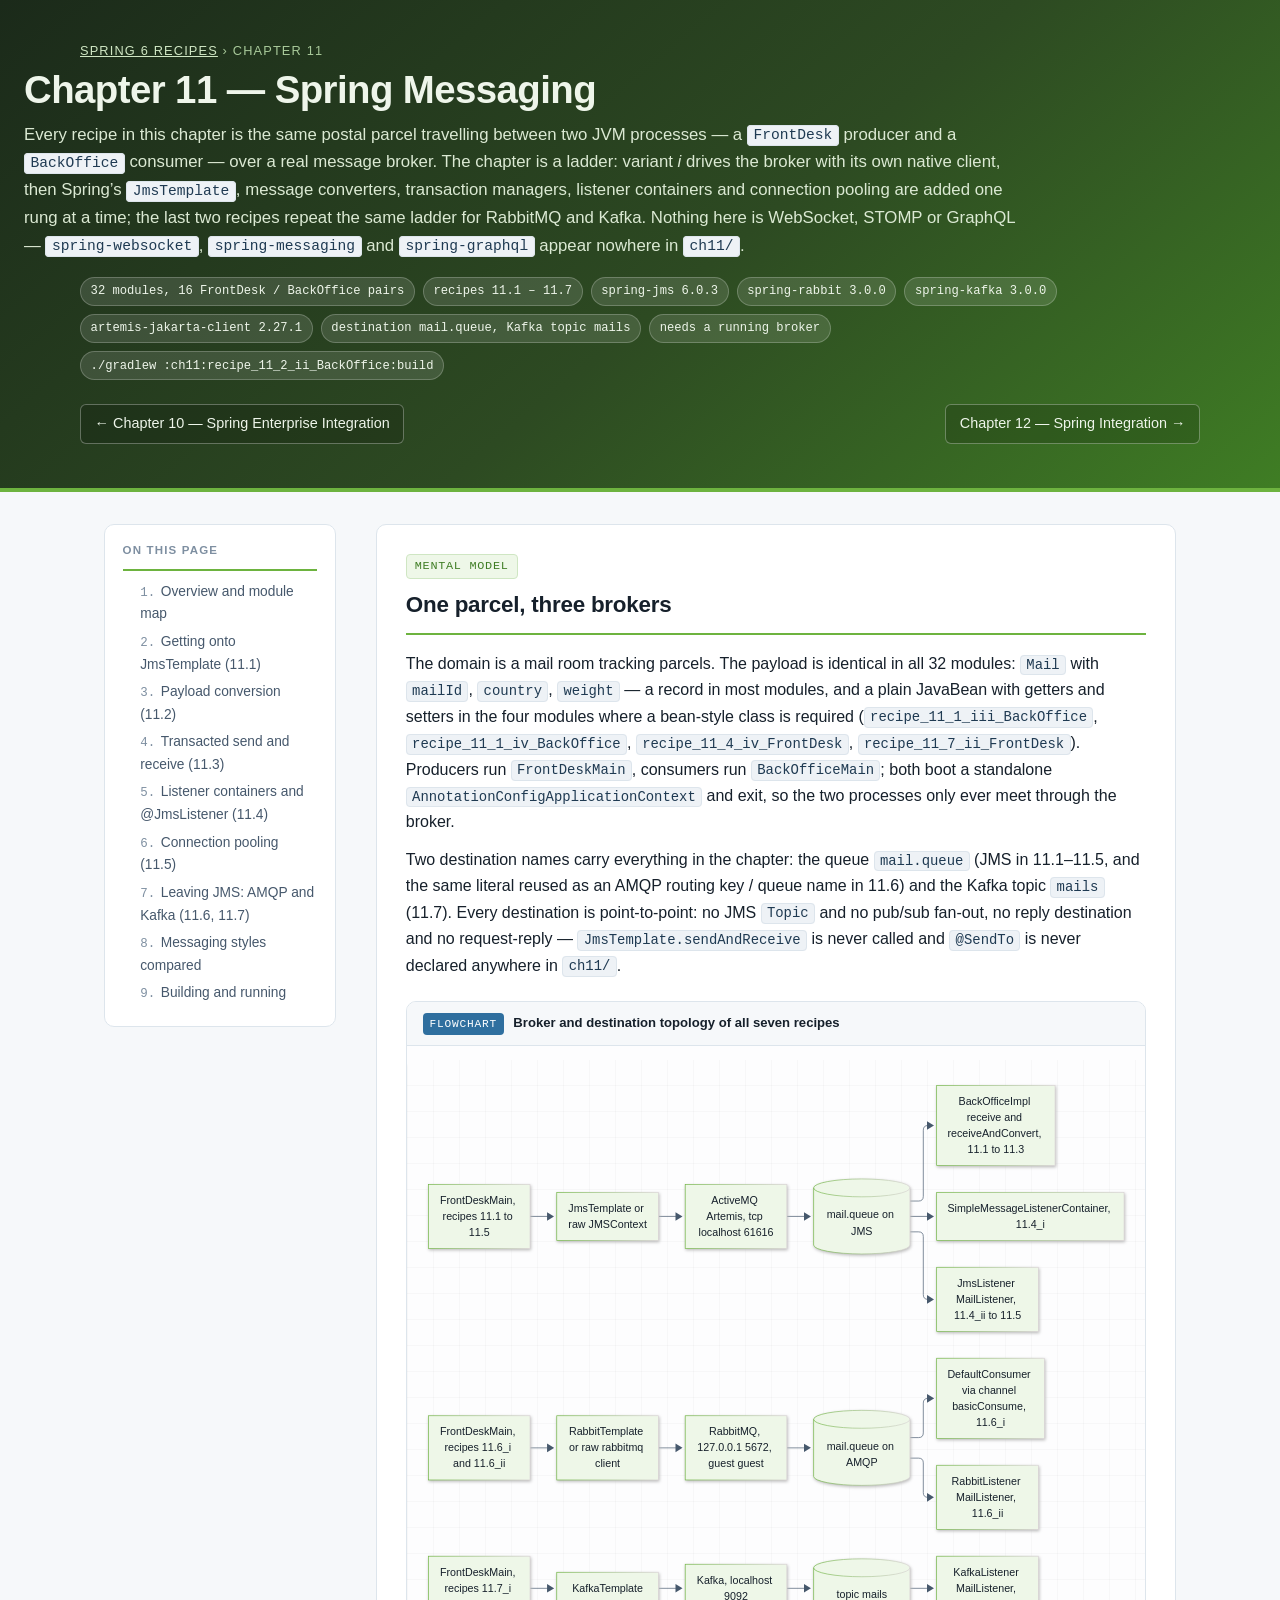
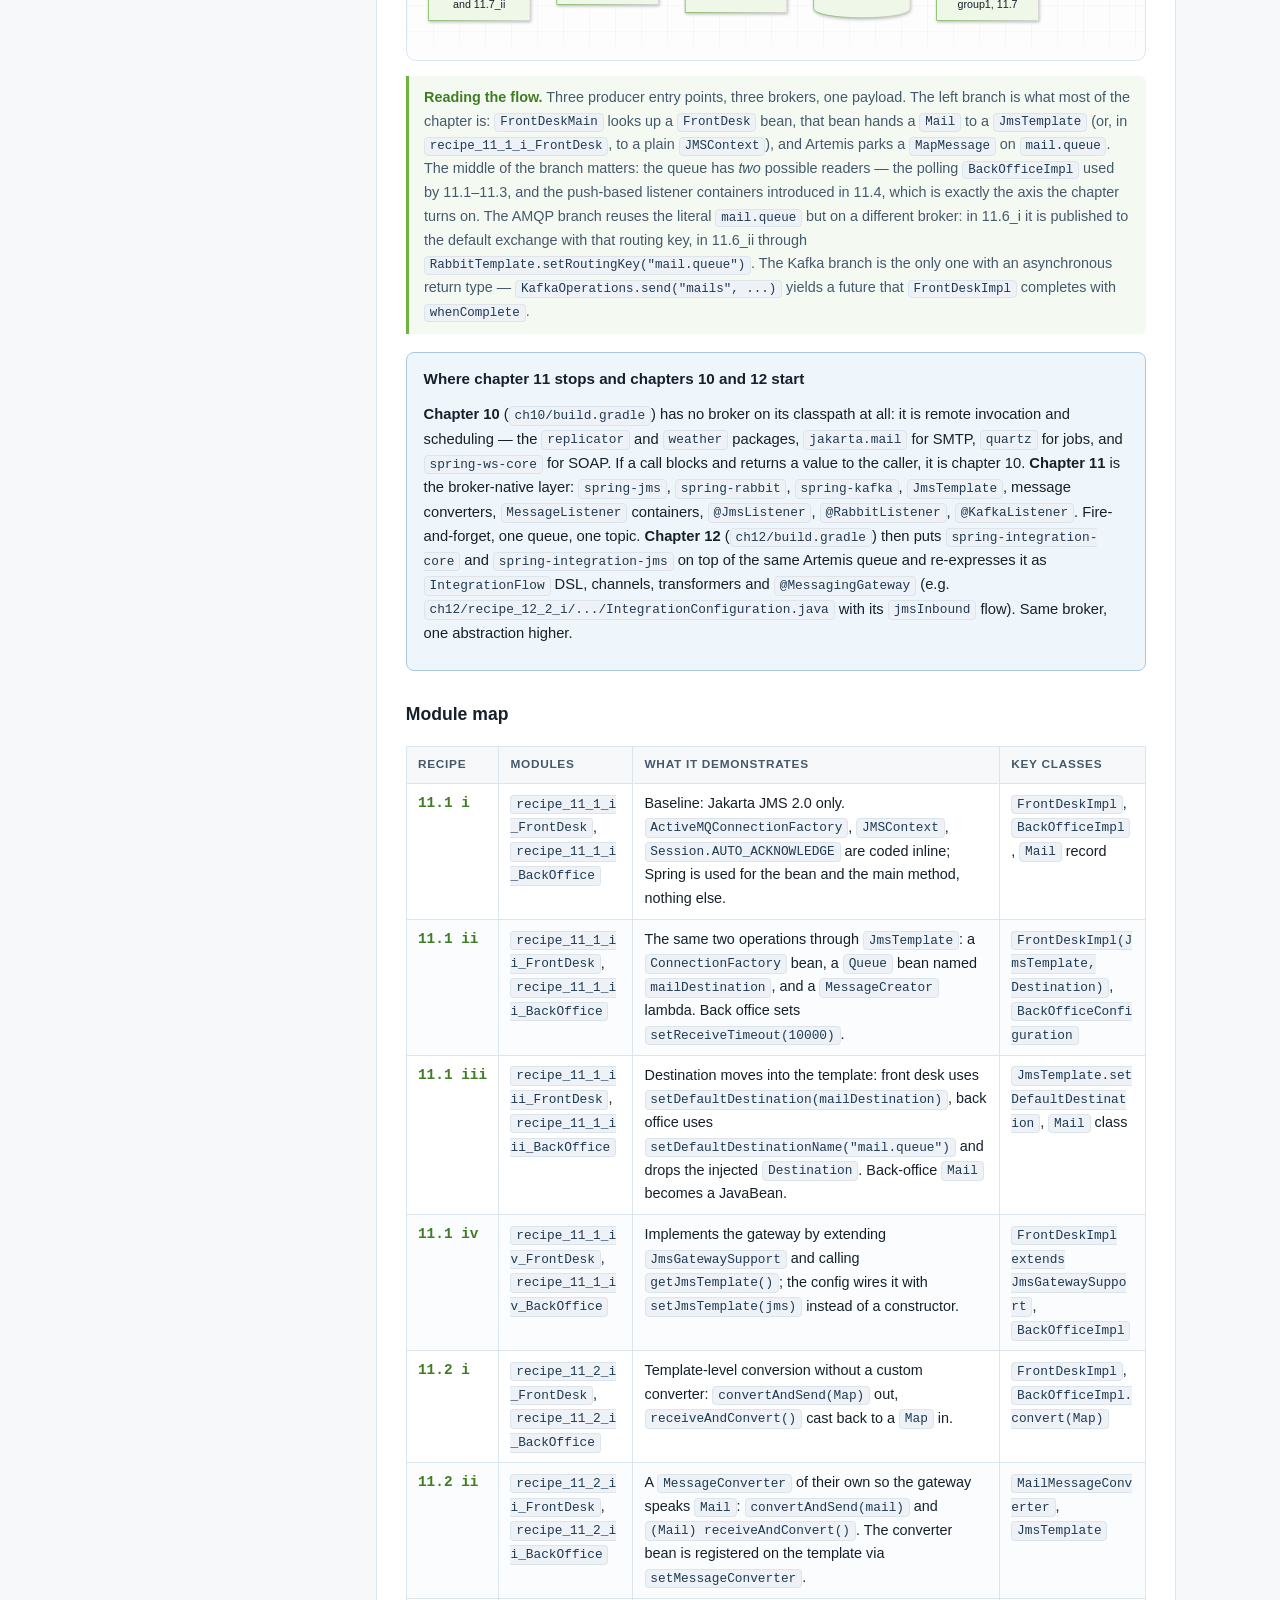
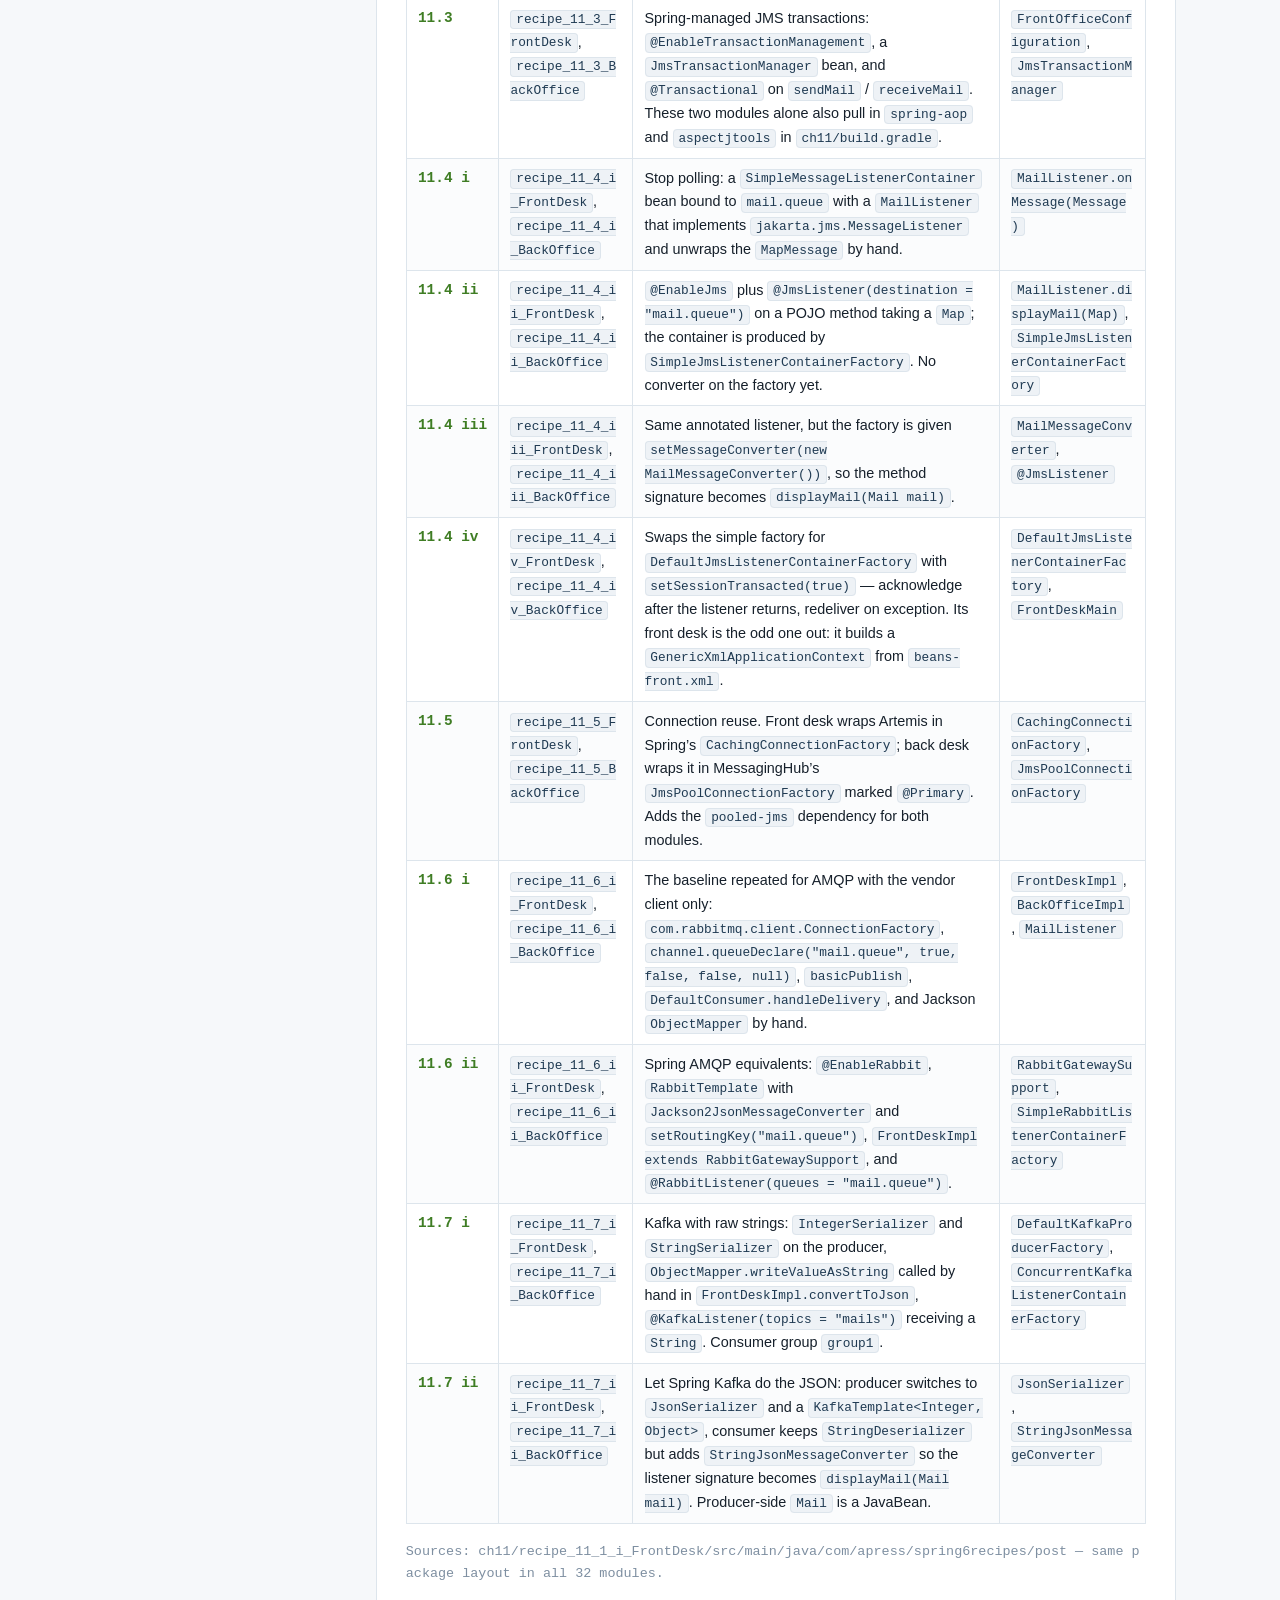
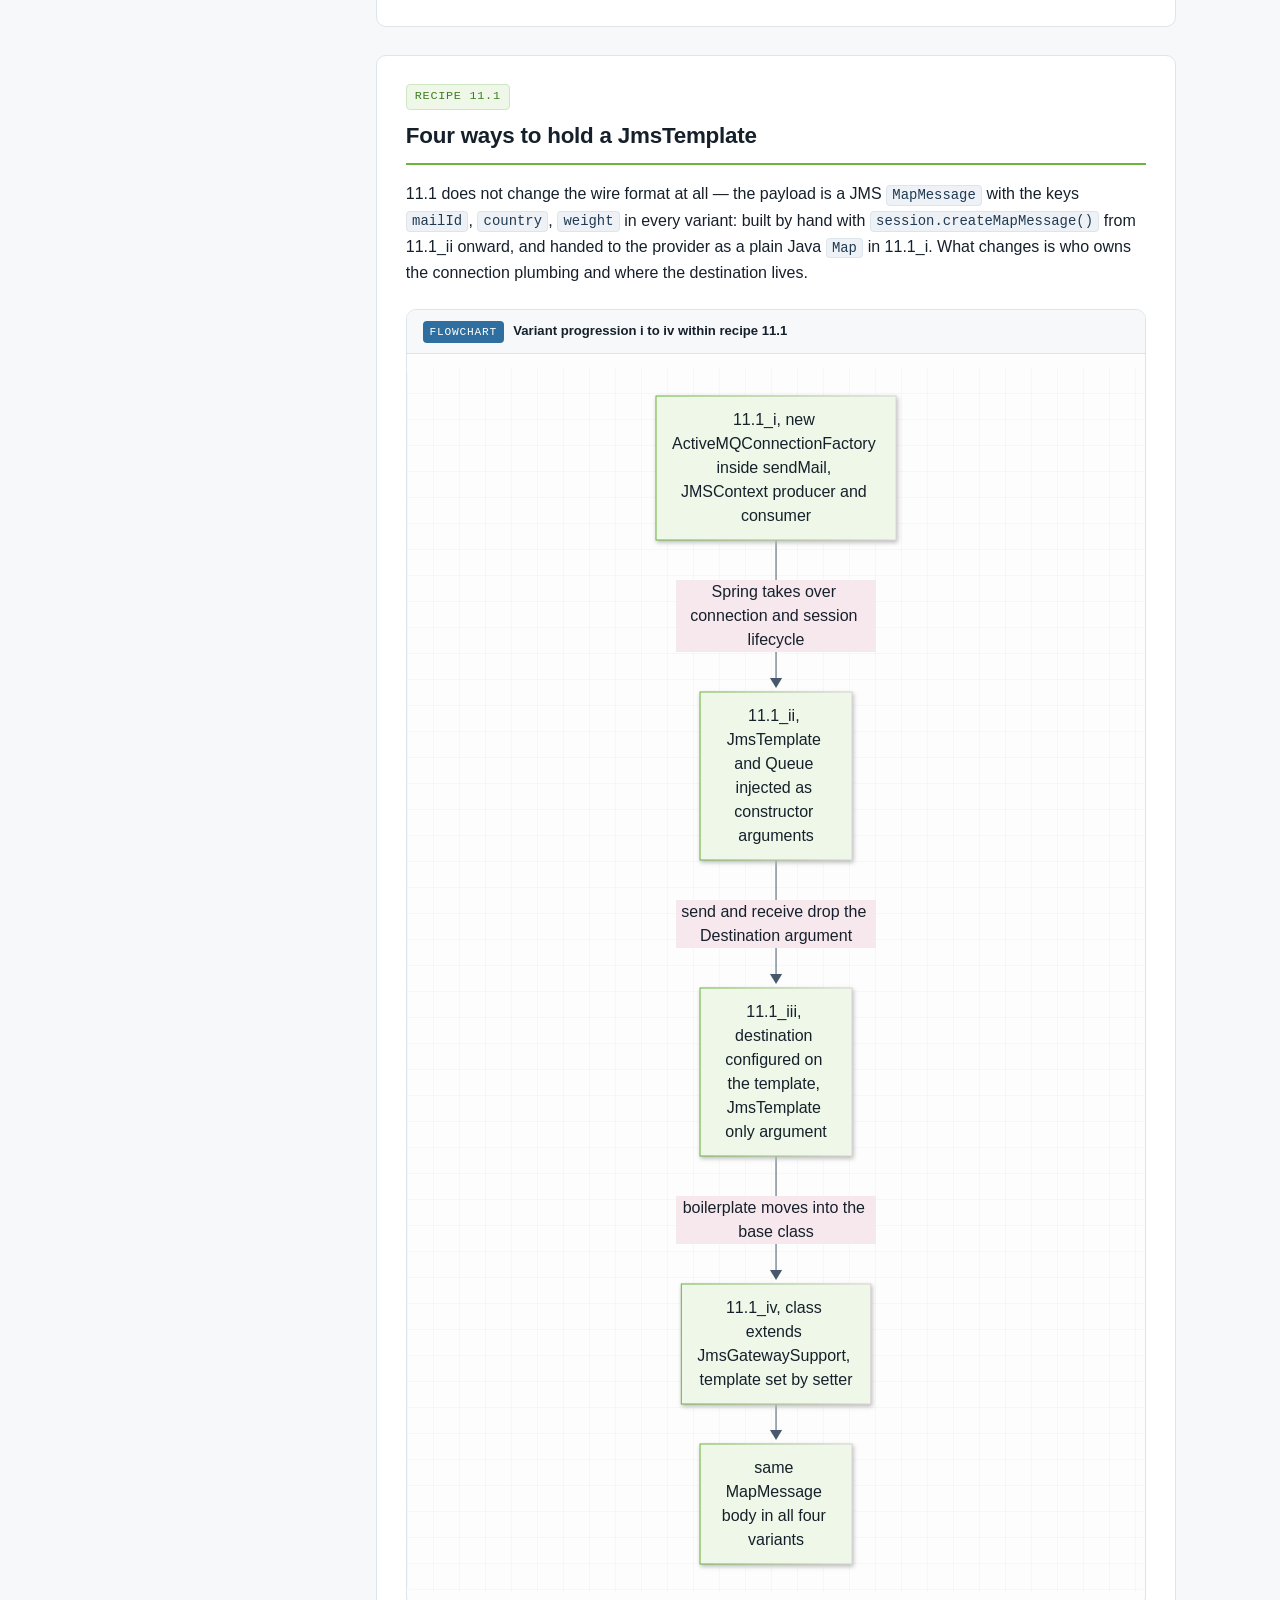
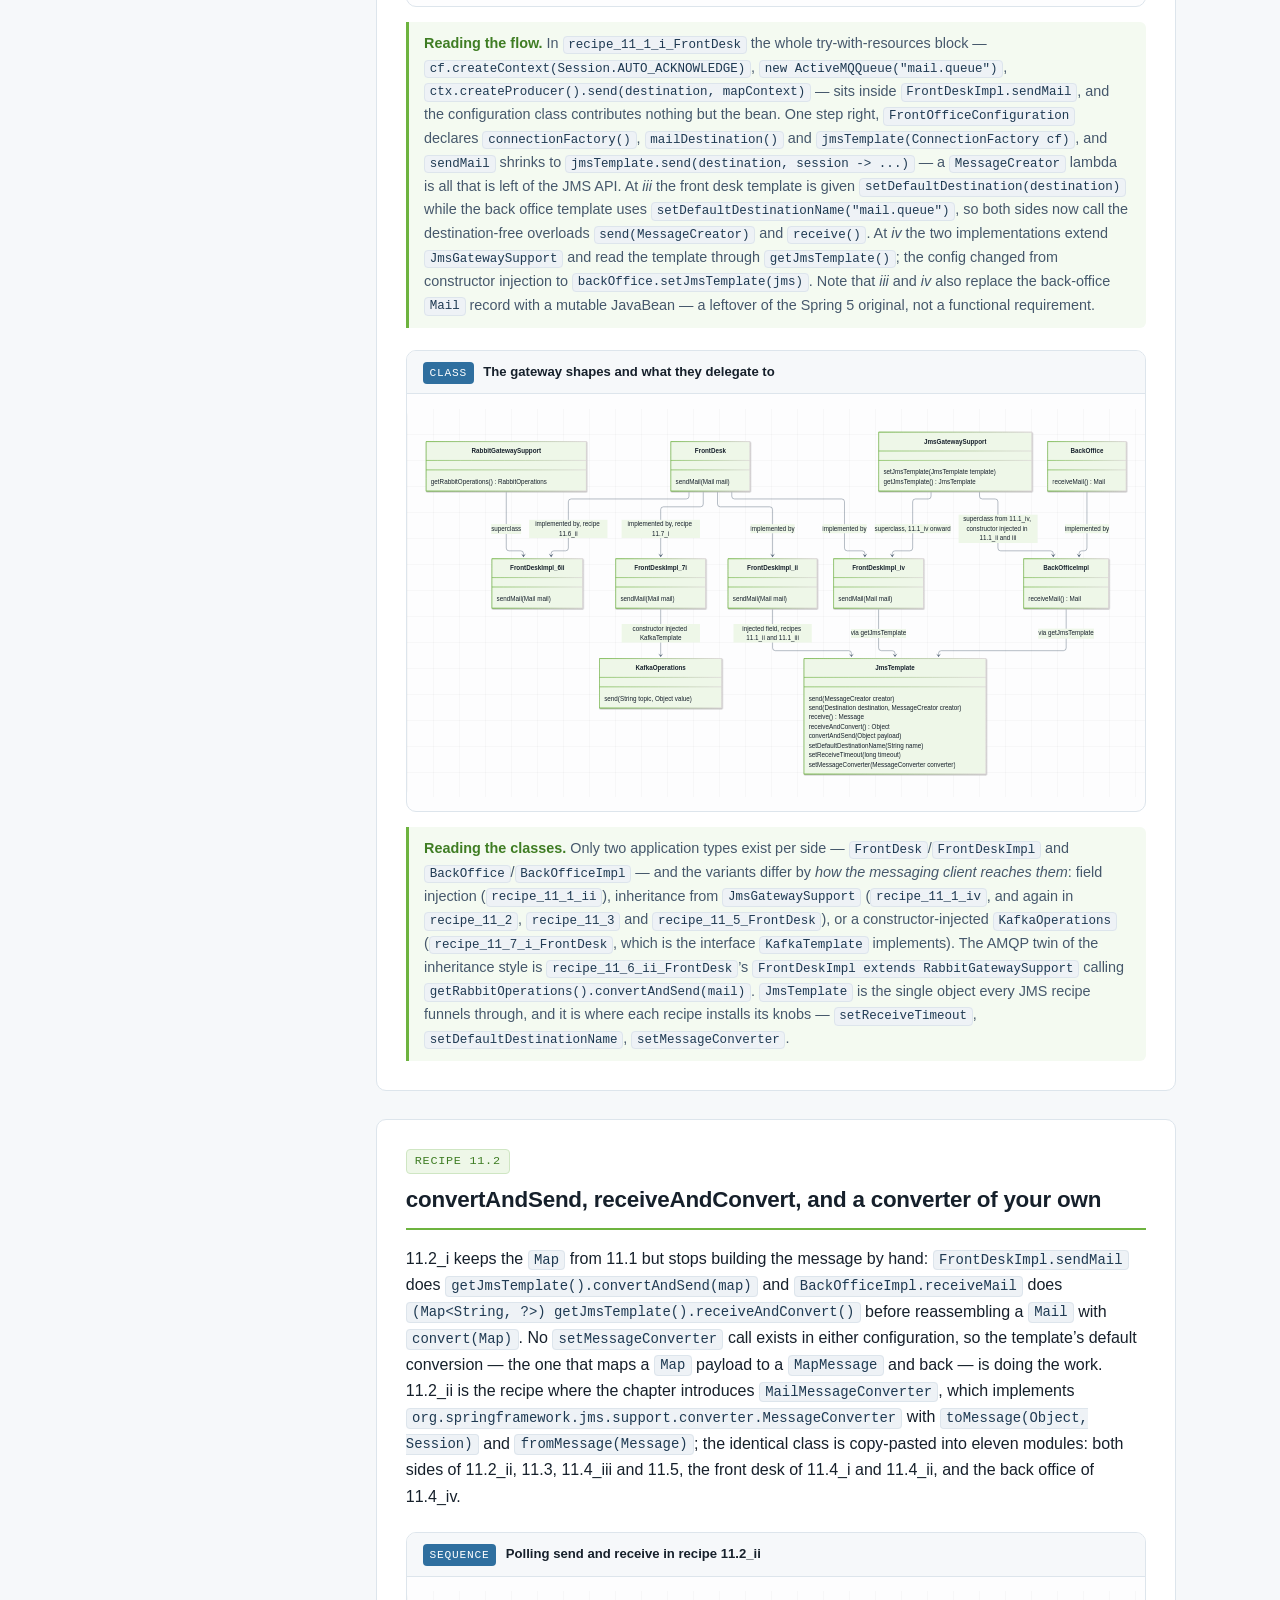
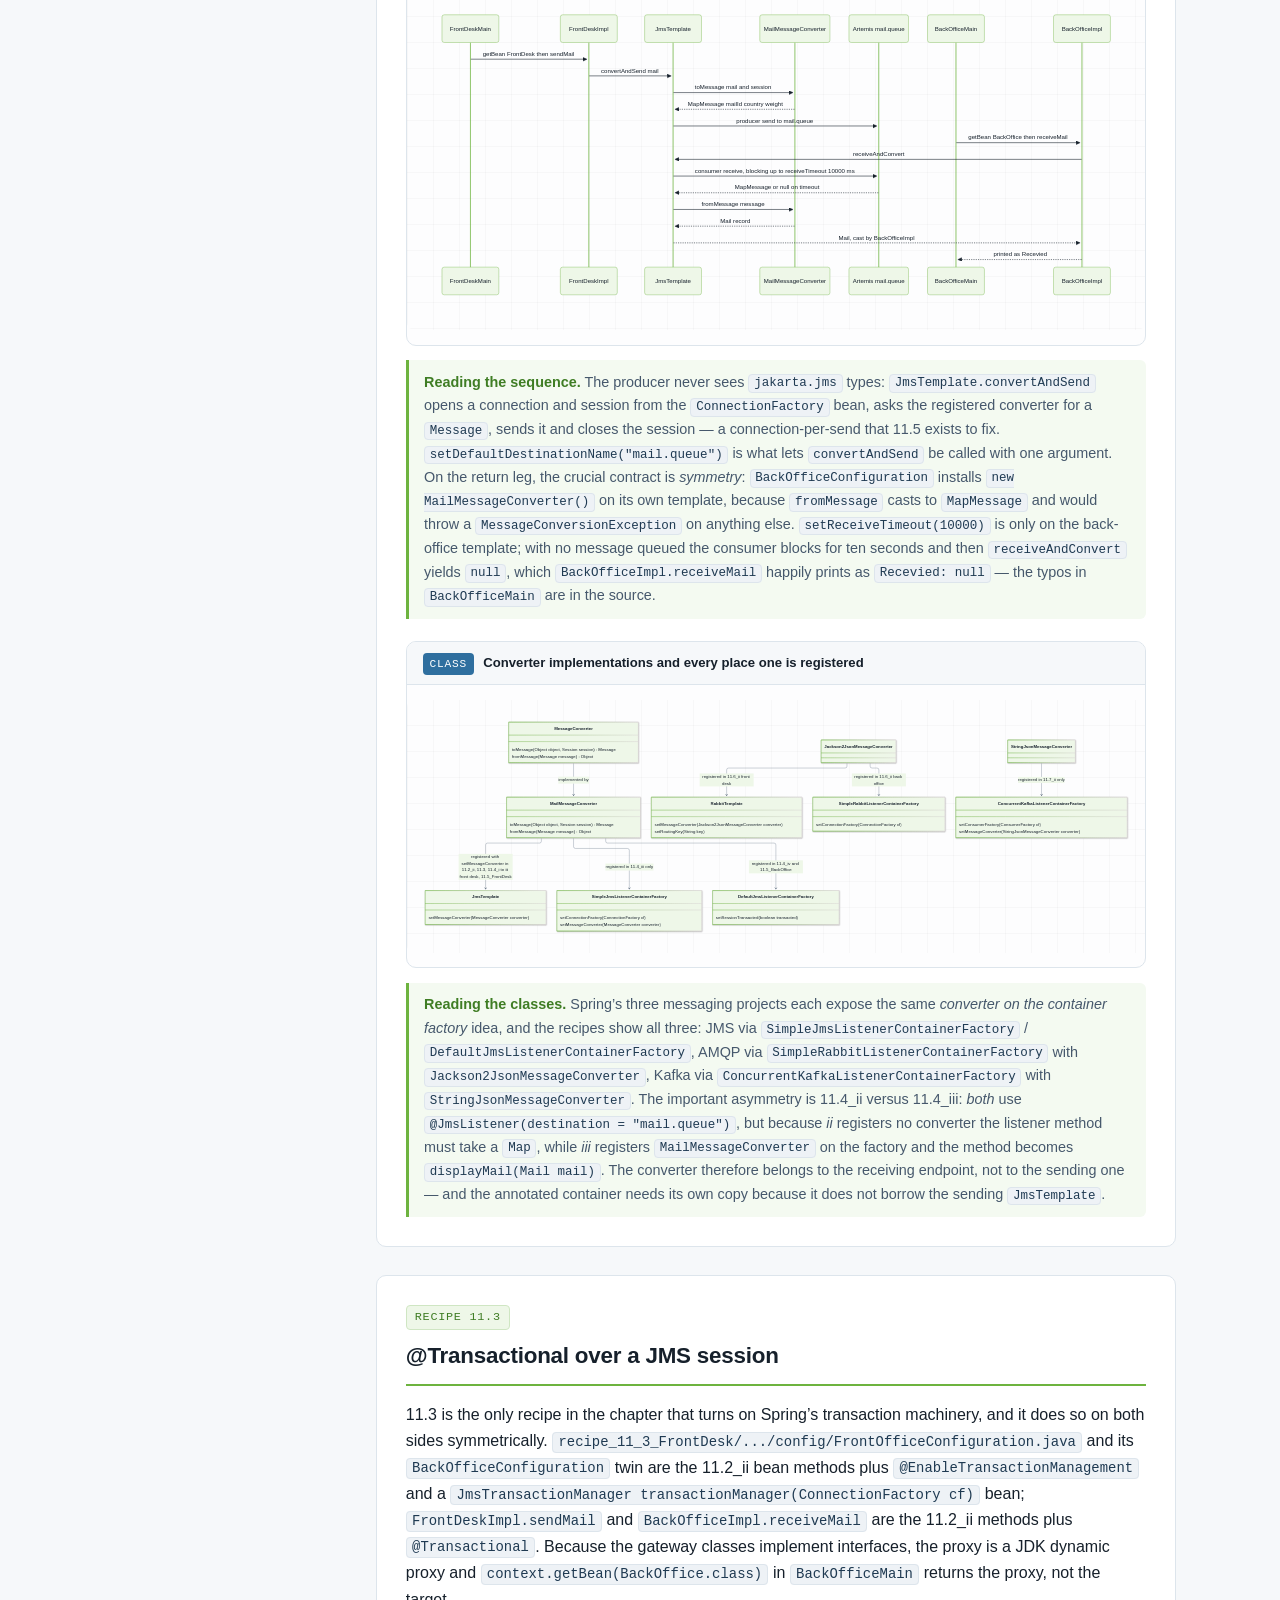
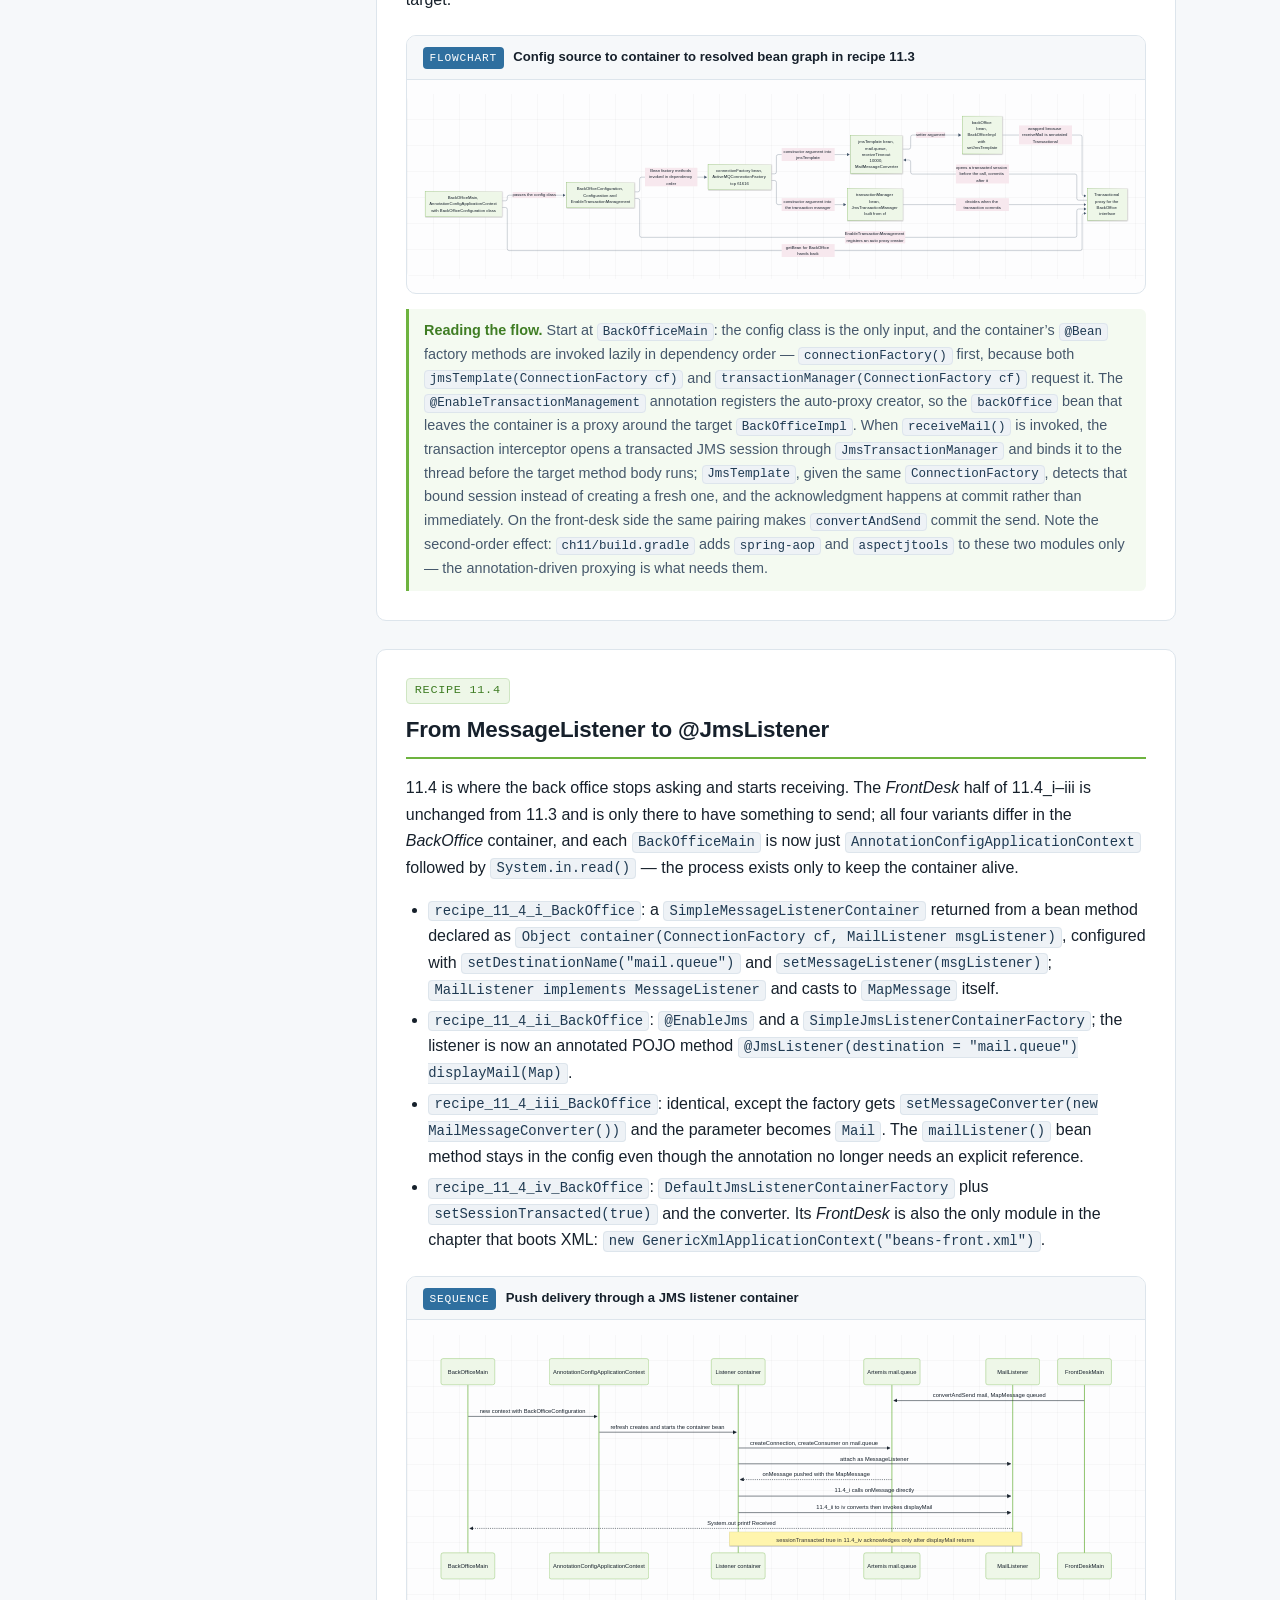
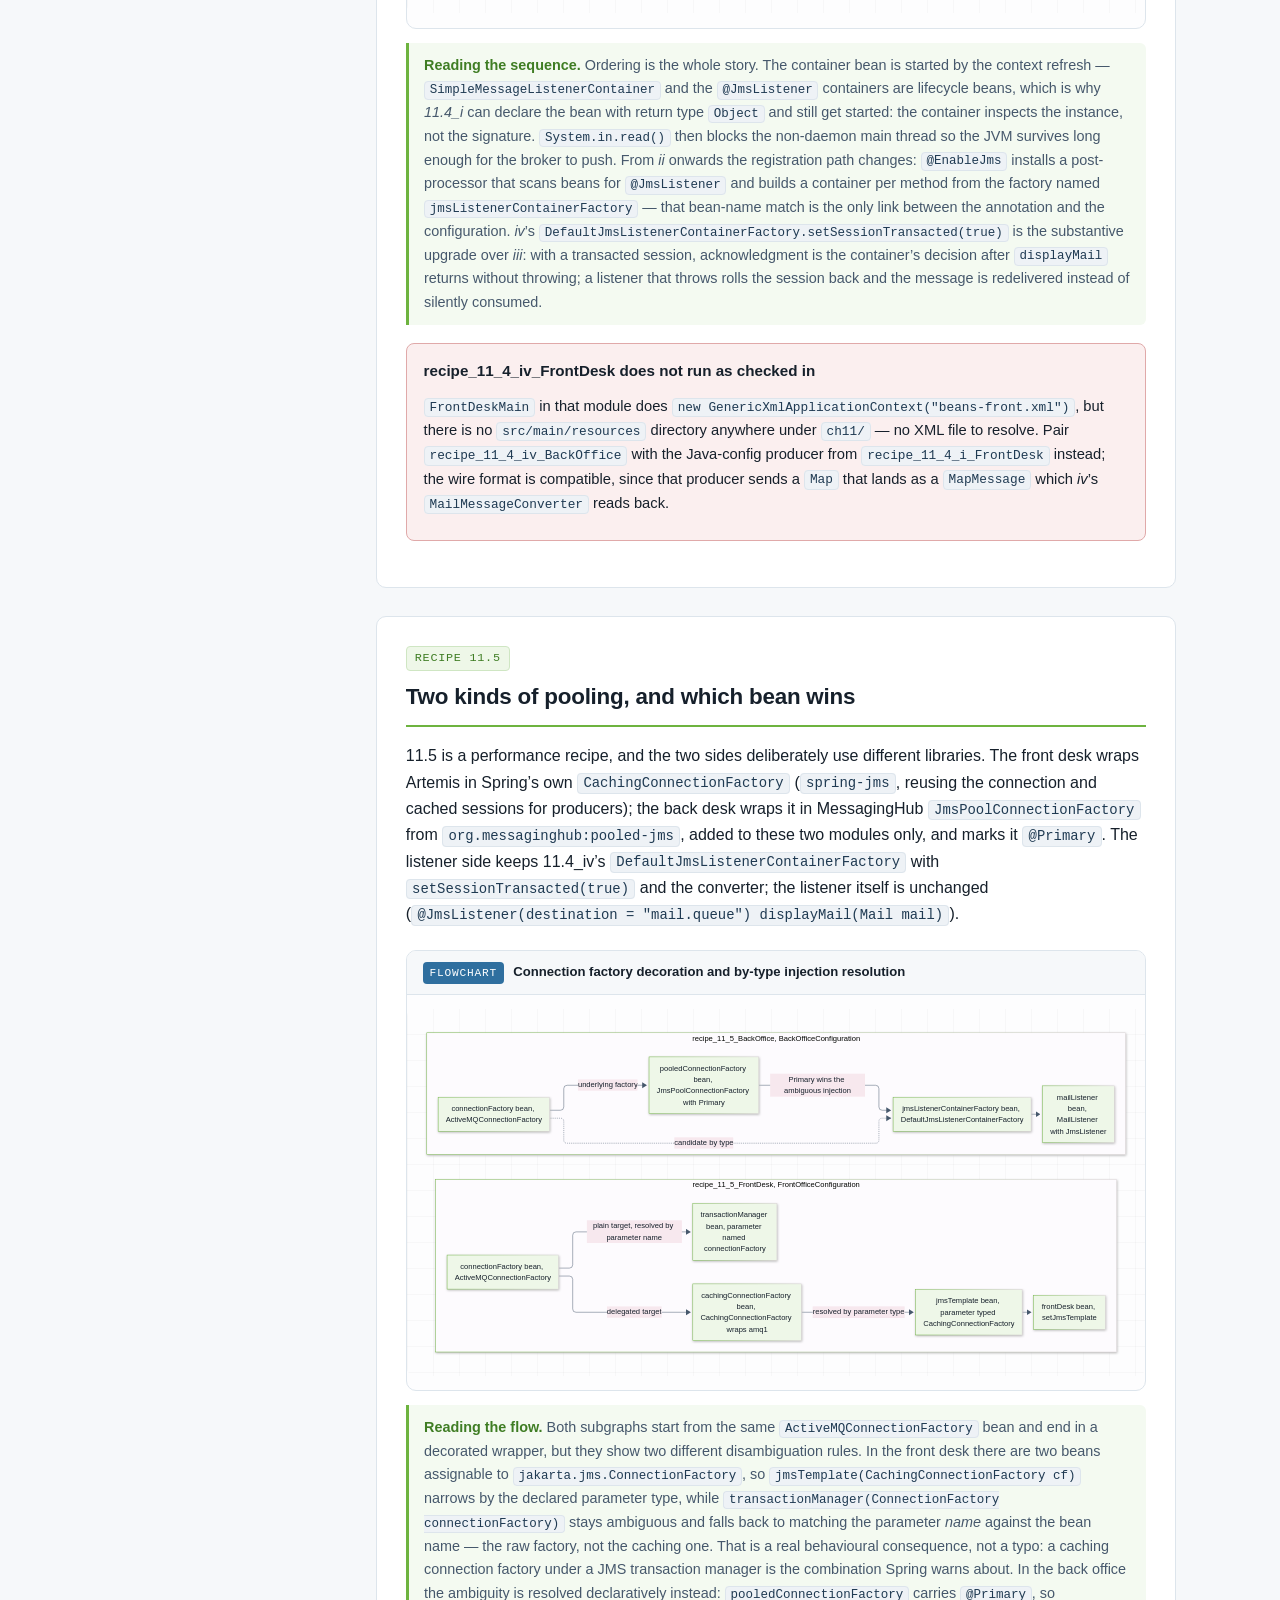
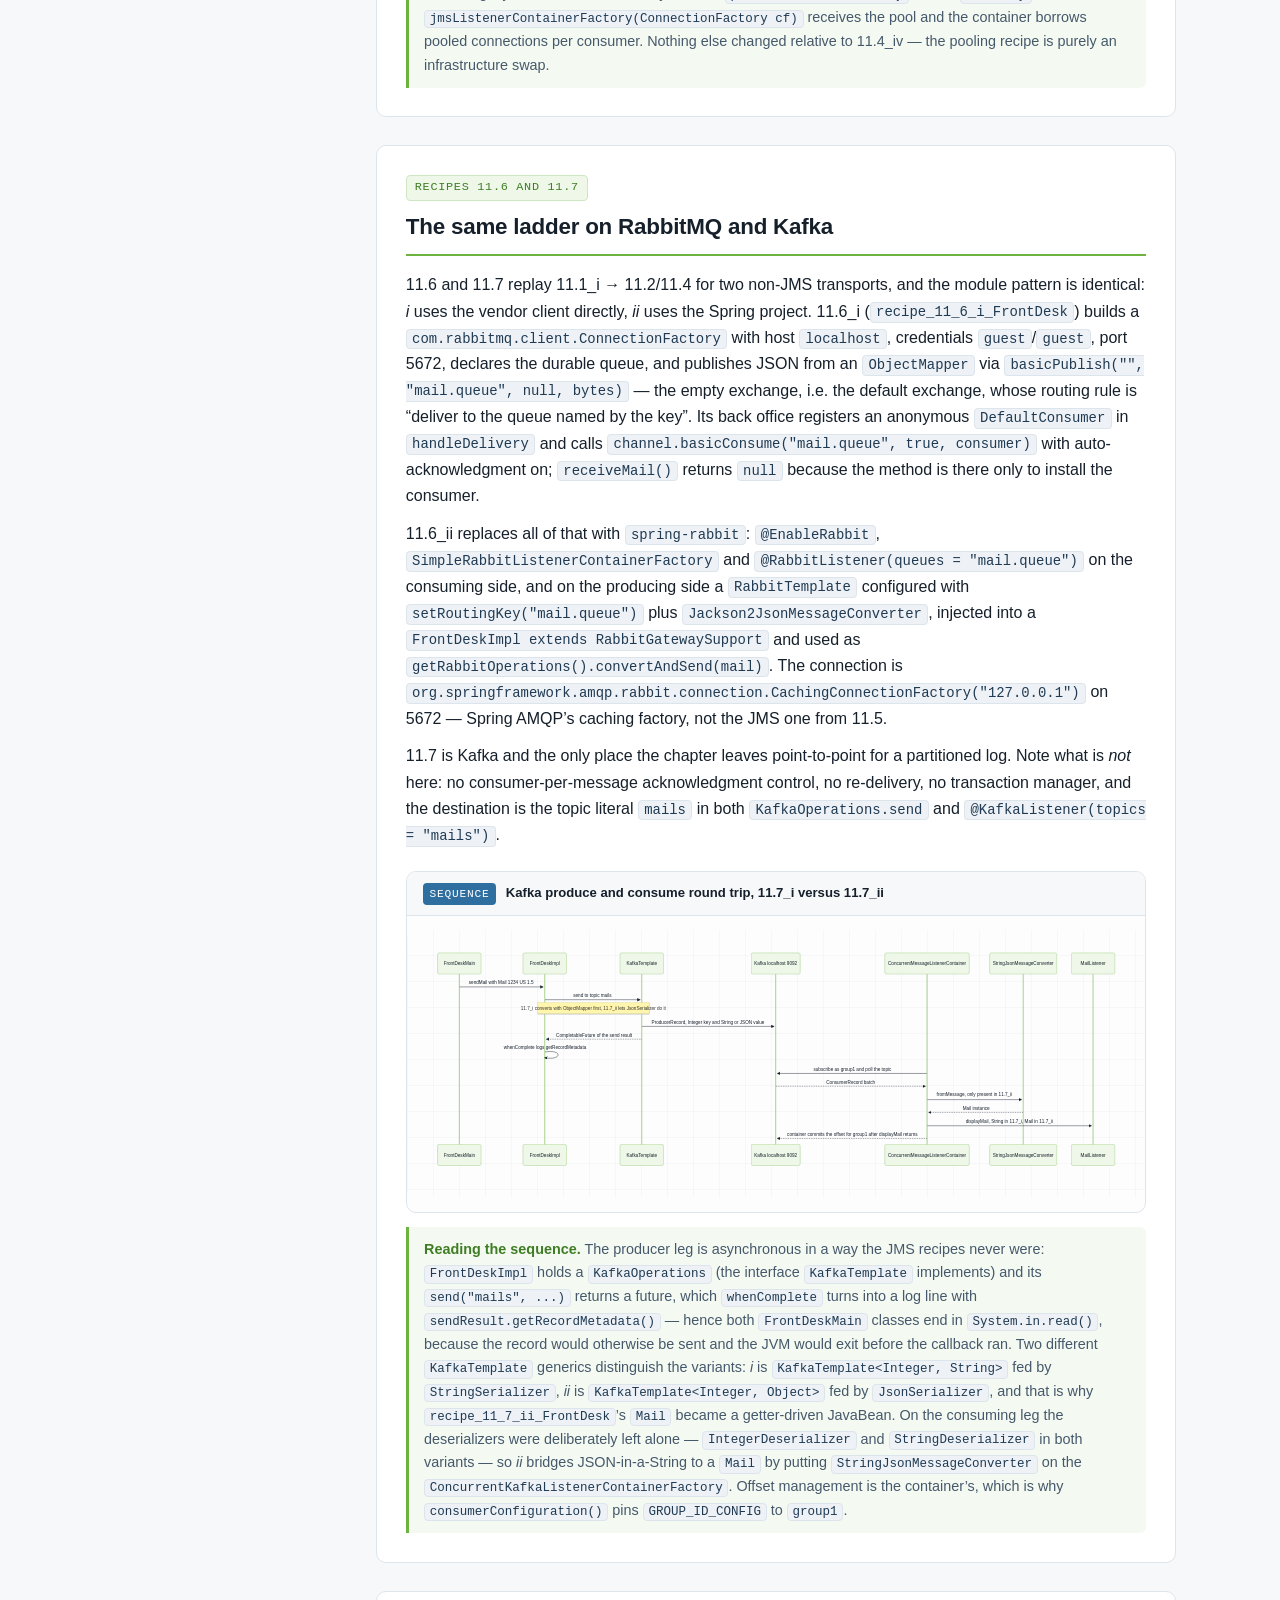
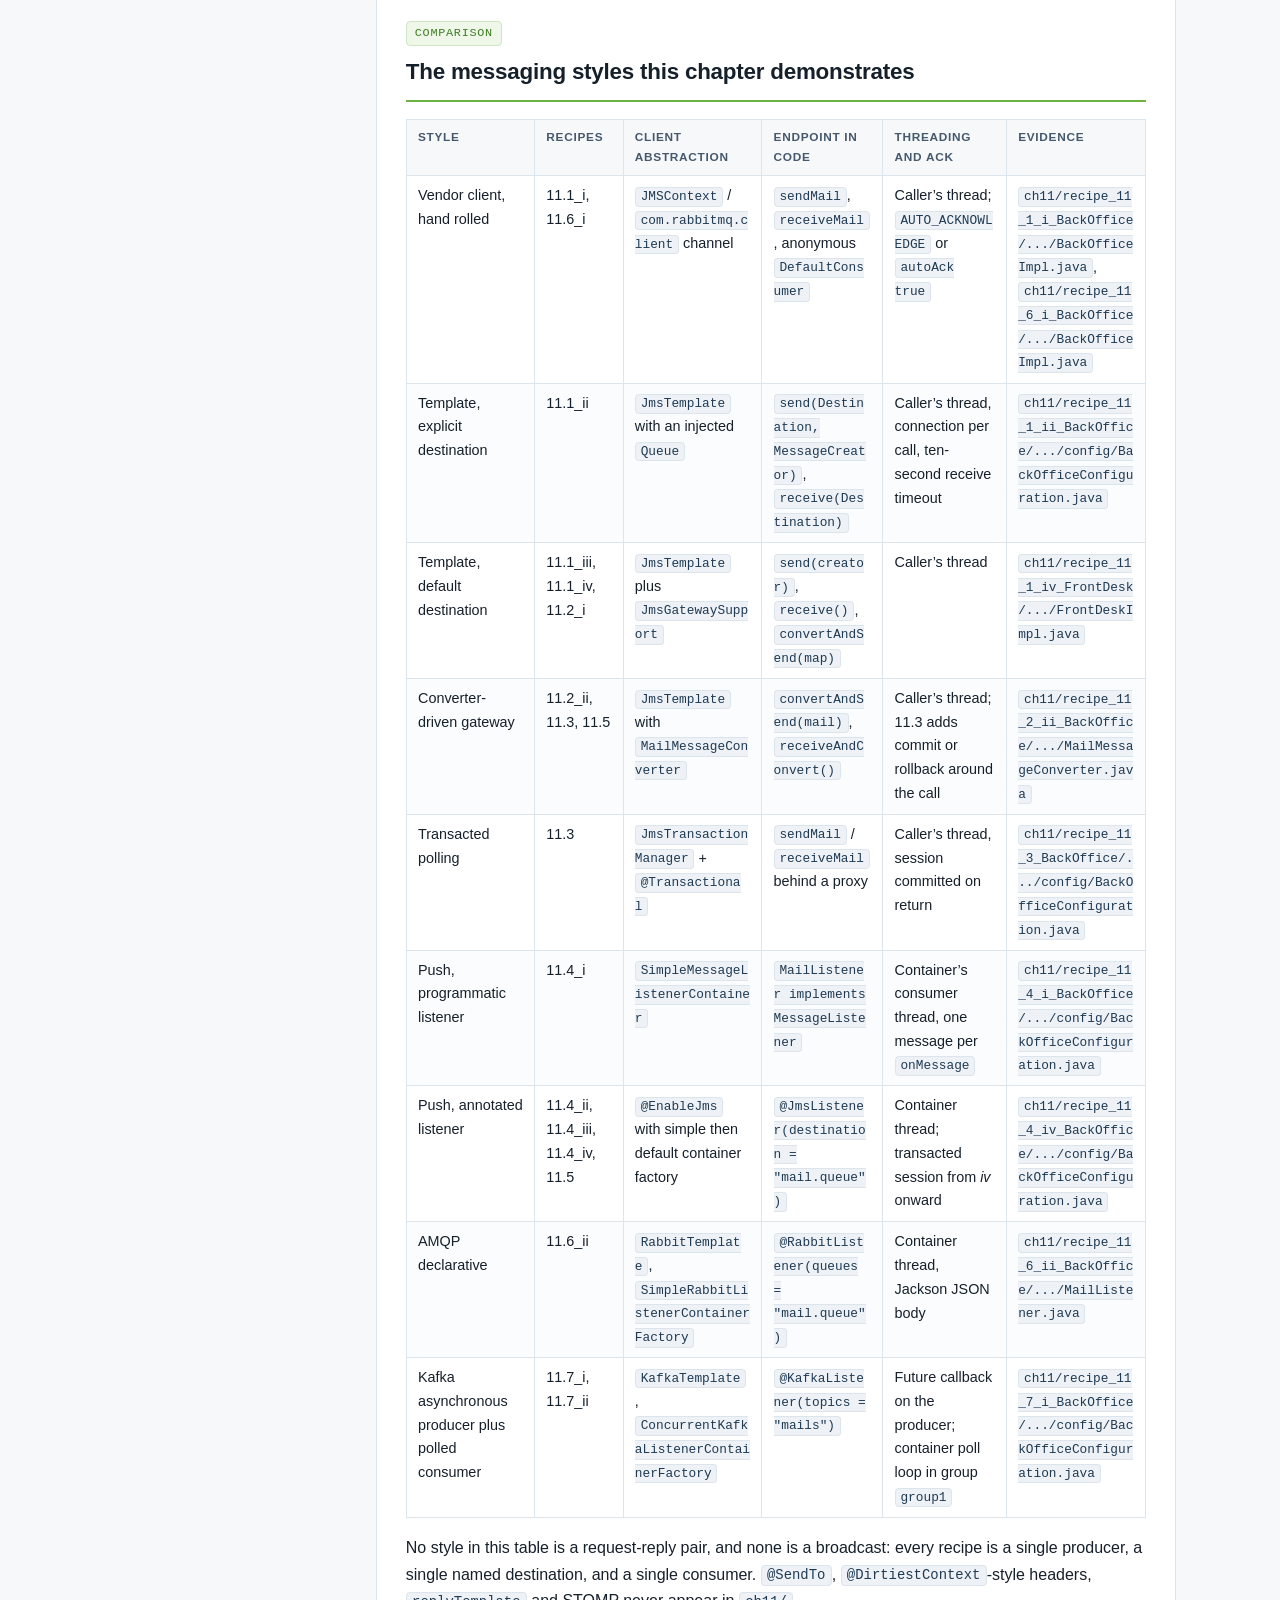
<file: docs/ch11/index.html>
<!DOCTYPE html>
<html lang="en">
<head>
<meta charset="utf-8">
<meta name="viewport" content="width=device-width, initial-scale=1">
<title>Chapter 11 — Spring Messaging — Spring 6 Recipes</title>
<link rel="stylesheet" href="../assets/style.css">
<script src="../assets/mermaid.min.js"></script>
<script>
  mermaid.initialize({
    startOnLoad: true, securityLevel: 'loose', theme: 'base',
    themeVariables: {
      primaryColor: '#eef7e8', primaryBorderColor: '#6db33f', primaryTextColor: '#16202b',
      lineColor: '#46586c', fontFamily: 'Segoe UI, Helvetica, Arial, sans-serif'
    },
    flowchart: { curve: 'basis', htmlLabels: true, useMaxWidth: true },
    sequence: { useMaxWidth: true, showNotes: true }
  });
</script>
</head>
<body>
<header class="masthead">
  <div class="breadcrumb"><a href="../index.html">Spring 6 Recipes</a> &rsaquo; Chapter 11</div>
  <h1>Chapter 11 — Spring Messaging</h1>
  <p class="lede">Every recipe in this chapter is the same postal parcel travelling between two JVM
  processes — a <code>FrontDesk</code> producer and a <code>BackOffice</code> consumer — over a real message
  broker. The chapter is a ladder: variant <em>i</em> drives the broker with its own native client, then
  Spring’s <code>JmsTemplate</code>, message converters, transaction managers, listener containers and
  connection pooling are added one rung at a time; the last two recipes repeat the same ladder for RabbitMQ
  and Kafka. Nothing here is WebSocket, STOMP or GraphQL — <code>spring-websocket</code>,
  <code>spring-messaging</code> and <code>spring-graphql</code> appear nowhere in <code>ch11/</code>.</p>
  <div class="chip-row">
    <span class="chip">32 modules, 16 FrontDesk / BackOffice pairs</span>
    <span class="chip">recipes 11.1 – 11.7</span>
    <span class="chip">spring-jms 6.0.3</span>
    <span class="chip">spring-rabbit 3.0.0</span>
    <span class="chip">spring-kafka 3.0.0</span>
    <span class="chip">artemis-jakarta-client 2.27.1</span>
    <span class="chip">destination mail.queue, Kafka topic mails</span>
    <span class="chip">needs a running broker</span>
    <span class="chip">./gradlew :ch11:recipe_11_2_ii_BackOffice:build</span>
  </div>
  <nav class="pager">
    <a href="../ch10/index.html">&larr; Chapter 10 — Spring Enterprise Integration</a>
    <a href="../ch12/index.html">Chapter 12 — Spring Integration &rarr;</a>
  </nav>
</header>
<div class="shell">
  <aside class="toc"><h2>On this page</h2><ol>
    <li><a href="#overview">Overview and module map</a></li>
    <li><a href="#gateway">Getting onto JmsTemplate (11.1)</a></li>
    <li><a href="#conversion">Payload conversion (11.2)</a></li>
    <li><a href="#transactions">Transacted send and receive (11.3)</a></li>
    <li><a href="#listeners">Listener containers and @JmsListener (11.4)</a></li>
    <li><a href="#pooling">Connection pooling (11.5)</a></li>
    <li><a href="#transports">Leaving JMS: AMQP and Kafka (11.6, 11.7)</a></li>
    <li><a href="#styles">Messaging styles compared</a></li>
    <li><a href="#running">Building and running</a></li>
  </ol></aside>
  <article>

    <section id="overview">
      <span class="kicker">Mental model</span>
      <h2>One parcel, three brokers</h2>
      <p>The domain is a mail room tracking parcels. The payload is identical in all 32 modules:
      <code>Mail</code> with <code>mailId</code>, <code>country</code>, <code>weight</code> — a record in most
      modules, and a plain JavaBean with getters and setters in the four modules where a bean-style class is
      required (<code>recipe_11_1_iii_BackOffice</code>, <code>recipe_11_1_iv_BackOffice</code>,
      <code>recipe_11_4_iv_FrontDesk</code>, <code>recipe_11_7_ii_FrontDesk</code>). Producers run
      <code>FrontDeskMain</code>, consumers run <code>BackOfficeMain</code>; both boot a standalone
      <code>AnnotationConfigApplicationContext</code> and exit, so the two processes only ever meet through
      the broker.</p>
      <p>Two destination names carry everything in the chapter: the queue <code>mail.queue</code> (JMS in
      11.1–11.5, and the same literal reused as an AMQP routing key / queue name in 11.6) and the Kafka topic
      <code>mails</code> (11.7). Every destination is point-to-point: no JMS <code>Topic</code> and no pub/sub
      fan-out, no reply destination and no request-reply — <code>JmsTemplate.sendAndReceive</code> is never
      called and <code>@SendTo</code> is never declared anywhere in <code>ch11/</code>.</p>

      <figure class="diagram">
        <figcaption><span class="tag">Flowchart</span>
          <span class="dtitle">Broker and destination topology of all seven recipes</span></figcaption>
        <pre class="mermaid">
flowchart LR
    fdJ["FrontDeskMain, recipes 11.1 to 11.5"]
    fdA["FrontDeskMain, recipes 11.6_i and 11.6_ii"]
    fdK["FrontDeskMain, recipes 11.7_i and 11.7_ii"]

    jt["JmsTemplate or raw JMSContext"]
    rt["RabbitTemplate or raw rabbitmq client"]
    kt["KafkaTemplate"]

    ar["ActiveMQ Artemis, tcp localhost 61616"]
    rb["RabbitMQ, 127.0.0.1 5672, guest guest"]
    ka["Kafka, localhost 9092"]

    jq[("mail.queue on JMS")]
    aq[("mail.queue on AMQP")]
    tp[("topic mails")]

    poll["BackOfficeImpl receive and receiveAndConvert, 11.1 to 11.3"]
    smlc["SimpleMessageListenerContainer, 11.4_i"]
    jls["JmsListener MailListener, 11.4_ii to 11.5"]
    rawc["DefaultConsumer via channel basicConsume, 11.6_i"]
    rls["RabbitListener MailListener, 11.6_ii"]
    kls["KafkaListener MailListener, group1, 11.7"]

    fdJ --> jt --> ar --> jq
    jq --> poll
    jq --> smlc
    jq --> jls
    fdA --> rt --> rb --> aq
    aq --> rawc
    aq --> rls
    fdK --> kt --> ka --> tp
    tp --> kls
        </pre>
      </figure>
      <p class="reading"><strong>Reading the flow.</strong> Three producer entry points, three brokers, one
      payload. The left branch is what most of the chapter is: <code>FrontDeskMain</code> looks up a
      <code>FrontDesk</code> bean, that bean hands a <code>Mail</code> to a <code>JmsTemplate</code> (or, in
      <code>recipe_11_1_i_FrontDesk</code>, to a plain <code>JMSContext</code>), and Artemis parks a
      <code>MapMessage</code> on <code>mail.queue</code>. The middle of the branch matters: the queue has
      <em>two</em> possible readers — the polling <code>BackOfficeImpl</code> used by 11.1–11.3, and the
      push-based listener containers introduced in 11.4, which is exactly the axis the chapter turns on.
      The AMQP branch reuses the literal <code>mail.queue</code> but on a different broker: in 11.6_i it is
      published to the default exchange with that routing key, in 11.6_ii through
      <code>RabbitTemplate.setRoutingKey("mail.queue")</code>. The Kafka branch is the only one with an
      asynchronous return type — <code>KafkaOperations.send("mails", ...)</code> yields a future that
      <code>FrontDeskImpl</code> completes with <code>whenComplete</code>.</p>

      <div class="callout info">
        <h4>Where chapter 11 stops and chapters 10 and 12 start</h4>
        <p><strong>Chapter 10</strong> (<code>ch10/build.gradle</code>) has no broker on its classpath at all:
        it is remote invocation and scheduling — the <code>replicator</code> and <code>weather</code> packages,
        <code>jakarta.mail</code> for SMTP, <code>quartz</code> for jobs, and <code>spring-ws-core</code> for
        SOAP. If a call blocks and returns a value to the caller, it is chapter 10.
        <strong>Chapter 11</strong> is the broker-native layer: <code>spring-jms</code>,
        <code>spring-rabbit</code>, <code>spring-kafka</code>, <code>JmsTemplate</code>, message converters,
        <code>MessageListener</code> containers, <code>@JmsListener</code>, <code>@RabbitListener</code>,
        <code>@KafkaListener</code>. Fire-and-forget, one queue, one topic.
        <strong>Chapter 12</strong> (<code>ch12/build.gradle</code>) then puts
        <code>spring-integration-core</code> and <code>spring-integration-jms</code> on top of the same
        Artemis queue and re-expresses it as <code>IntegrationFlow</code> DSL, channels, transformers and
        <code>@MessagingGateway</code> (e.g. <code>ch12/recipe_12_2_i/.../IntegrationConfiguration.java</code>
        with its <code>jmsInbound</code> flow). Same broker, one abstraction higher.</p>
      </div>

      <h3>Module map</h3>
      <table>
        <thead><tr><th>Recipe</th><th>Modules</th><th>What it demonstrates</th><th>Key classes</th></tr></thead>
        <tbody>
          <tr>
            <td class="num">11.1 i</td>
            <td><code>recipe_11_1_i_FrontDesk</code>, <code>recipe_11_1_i_BackOffice</code></td>
            <td>Baseline: Jakarta JMS 2.0 only. <code>ActiveMQConnectionFactory</code>, <code>JMSContext</code>,
            <code>Session.AUTO_ACKNOWLEDGE</code> are coded inline; Spring is used for the bean and the main
            method, nothing else.</td>
            <td><code>FrontDeskImpl</code>, <code>BackOfficeImpl</code>, <code>Mail</code> record</td>
          </tr>
          <tr>
            <td class="num">11.1 ii</td>
            <td><code>recipe_11_1_ii_FrontDesk</code>, <code>recipe_11_1_ii_BackOffice</code></td>
            <td>The same two operations through <code>JmsTemplate</code>: a <code>ConnectionFactory</code> bean,
            a <code>Queue</code> bean named <code>mailDestination</code>, and a <code>MessageCreator</code>
            lambda. Back office sets <code>setReceiveTimeout(10000)</code>.</td>
            <td><code>FrontDeskImpl(JmsTemplate, Destination)</code>, <code>BackOfficeConfiguration</code></td>
          </tr>
          <tr>
            <td class="num">11.1 iii</td>
            <td><code>recipe_11_1_iii_FrontDesk</code>, <code>recipe_11_1_iii_BackOffice</code></td>
            <td>Destination moves into the template: front desk uses <code>setDefaultDestination(mailDestination)</code>,
            back office uses <code>setDefaultDestinationName("mail.queue")</code> and drops the injected
            <code>Destination</code>. Back-office <code>Mail</code> becomes a JavaBean.</td>
            <td><code>JmsTemplate.setDefaultDestination</code>, <code>Mail</code> class</td>
          </tr>
          <tr>
            <td class="num">11.1 iv</td>
            <td><code>recipe_11_1_iv_FrontDesk</code>, <code>recipe_11_1_iv_BackOffice</code></td>
            <td>Implements the gateway by extending <code>JmsGatewaySupport</code> and calling
            <code>getJmsTemplate()</code>; the config wires it with <code>setJmsTemplate(jms)</code> instead of a
            constructor.</td>
            <td><code>FrontDeskImpl extends JmsGatewaySupport</code>, <code>BackOfficeImpl</code></td>
          </tr>
          <tr>
            <td class="num">11.2 i</td>
            <td><code>recipe_11_2_i_FrontDesk</code>, <code>recipe_11_2_i_BackOffice</code></td>
            <td>Template-level conversion without a custom converter: <code>convertAndSend(Map)</code> out,
            <code>receiveAndConvert()</code> cast back to a <code>Map</code> in.</td>
            <td><code>FrontDeskImpl</code>, <code>BackOfficeImpl.convert(Map)</code></td>
          </tr>
          <tr>
            <td class="num">11.2 ii</td>
            <td><code>recipe_11_2_ii_FrontDesk</code>, <code>recipe_11_2_ii_BackOffice</code></td>
            <td>A <code>MessageConverter</code> of their own so the gateway speaks <code>Mail</code>:
            <code>convertAndSend(mail)</code> and <code>(Mail) receiveAndConvert()</code>. The converter bean is
            registered on the template via <code>setMessageConverter</code>.</td>
            <td><code>MailMessageConverter</code>, <code>JmsTemplate</code></td>
          </tr>
          <tr>
            <td class="num">11.3</td>
            <td><code>recipe_11_3_FrontDesk</code>, <code>recipe_11_3_BackOffice</code></td>
            <td>Spring-managed JMS transactions: <code>@EnableTransactionManagement</code>, a
            <code>JmsTransactionManager</code> bean, and <code>@Transactional</code> on
            <code>sendMail</code> / <code>receiveMail</code>. These two modules alone also pull in
            <code>spring-aop</code> and <code>aspectjtools</code> in <code>ch11/build.gradle</code>.</td>
            <td><code>FrontOfficeConfiguration</code>, <code>JmsTransactionManager</code></td>
          </tr>
          <tr>
            <td class="num">11.4 i</td>
            <td><code>recipe_11_4_i_FrontDesk</code>, <code>recipe_11_4_i_BackOffice</code></td>
            <td>Stop polling: a <code>SimpleMessageListenerContainer</code> bean bound to
            <code>mail.queue</code> with a <code>MailListener</code> that implements
            <code>jakarta.jms.MessageListener</code> and unwraps the <code>MapMessage</code> by hand.</td>
            <td><code>MailListener.onMessage(Message)</code></td>
          </tr>
          <tr>
            <td class="num">11.4 ii</td>
            <td><code>recipe_11_4_ii_FrontDesk</code>, <code>recipe_11_4_ii_BackOffice</code></td>
            <td><code>@EnableJms</code> plus <code>@JmsListener(destination = "mail.queue")</code> on a POJO
            method taking a <code>Map</code>; the container is produced by
            <code>SimpleJmsListenerContainerFactory</code>. No converter on the factory yet.</td>
            <td><code>MailListener.displayMail(Map)</code>, <code>SimpleJmsListenerContainerFactory</code></td>
          </tr>
          <tr>
            <td class="num">11.4 iii</td>
            <td><code>recipe_11_4_iii_FrontDesk</code>, <code>recipe_11_4_iii_BackOffice</code></td>
            <td>Same annotated listener, but the factory is given
            <code>setMessageConverter(new MailMessageConverter())</code>, so the method signature becomes
            <code>displayMail(Mail mail)</code>.</td>
            <td><code>MailMessageConverter</code>, <code>@JmsListener</code></td>
          </tr>
          <tr>
            <td class="num">11.4 iv</td>
            <td><code>recipe_11_4_iv_FrontDesk</code>, <code>recipe_11_4_iv_BackOffice</code></td>
            <td>Swaps the simple factory for <code>DefaultJmsListenerContainerFactory</code> with
            <code>setSessionTransacted(true)</code> — acknowledge after the listener returns, redeliver on
            exception. Its front desk is the odd one out: it builds a <code>GenericXmlApplicationContext</code>
            from <code>beans-front.xml</code>.</td>
            <td><code>DefaultJmsListenerContainerFactory</code>, <code>FrontDeskMain</code></td>
          </tr>
          <tr>
            <td class="num">11.5</td>
            <td><code>recipe_11_5_FrontDesk</code>, <code>recipe_11_5_BackOffice</code></td>
            <td>Connection reuse. Front desk wraps Artemis in Spring’s
            <code>CachingConnectionFactory</code>; back desk wraps it in MessagingHub’s
            <code>JmsPoolConnectionFactory</code> marked <code>@Primary</code>. Adds the
            <code>pooled-jms</code> dependency for both modules.</td>
            <td><code>CachingConnectionFactory</code>, <code>JmsPoolConnectionFactory</code></td>
          </tr>
          <tr>
            <td class="num">11.6 i</td>
            <td><code>recipe_11_6_i_FrontDesk</code>, <code>recipe_11_6_i_BackOffice</code></td>
            <td>The baseline repeated for AMQP with the vendor client only: <code>com.rabbitmq.client.ConnectionFactory</code>,
            <code>channel.queueDeclare("mail.queue", true, false, false, null)</code>,
            <code>basicPublish</code>, <code>DefaultConsumer.handleDelivery</code>, and Jackson
            <code>ObjectMapper</code> by hand.</td>
            <td><code>FrontDeskImpl</code>, <code>BackOfficeImpl</code>, <code>MailListener</code></td>
          </tr>
          <tr>
            <td class="num">11.6 ii</td>
            <td><code>recipe_11_6_ii_FrontDesk</code>, <code>recipe_11_6_ii_BackOffice</code></td>
            <td>Spring AMQP equivalents: <code>@EnableRabbit</code>, <code>RabbitTemplate</code> with
            <code>Jackson2JsonMessageConverter</code> and <code>setRoutingKey("mail.queue")</code>,
            <code>FrontDeskImpl extends RabbitGatewaySupport</code>, and
            <code>@RabbitListener(queues = "mail.queue")</code>.</td>
            <td><code>RabbitGatewaySupport</code>, <code>SimpleRabbitListenerContainerFactory</code></td>
          </tr>
          <tr>
            <td class="num">11.7 i</td>
            <td><code>recipe_11_7_i_FrontDesk</code>, <code>recipe_11_7_i_BackOffice</code></td>
            <td>Kafka with raw strings: <code>IntegerSerializer</code> and <code>StringSerializer</code> on the
            producer, <code>ObjectMapper.writeValueAsString</code> called by hand in
            <code>FrontDeskImpl.convertToJson</code>, <code>@KafkaListener(topics = "mails")</code> receiving a
            <code>String</code>. Consumer group <code>group1</code>.</td>
            <td><code>DefaultKafkaProducerFactory</code>, <code>ConcurrentKafkaListenerContainerFactory</code></td>
          </tr>
          <tr>
            <td class="num">11.7 ii</td>
            <td><code>recipe_11_7_ii_FrontDesk</code>, <code>recipe_11_7_ii_BackOffice</code></td>
            <td>Let Spring Kafka do the JSON: producer switches to <code>JsonSerializer</code> and a
            <code>KafkaTemplate&lt;Integer, Object&gt;</code>, consumer keeps
            <code>StringDeserializer</code> but adds <code>StringJsonMessageConverter</code> so the listener
            signature becomes <code>displayMail(Mail mail)</code>. Producer-side <code>Mail</code> is a JavaBean.</td>
            <td><code>JsonSerializer</code>, <code>StringJsonMessageConverter</code></td>
          </tr>
        </tbody>
      </table>
      <p class="path">Sources: ch11/recipe_11_1_i_FrontDesk/src/main/java/com/apress/spring6recipes/post —
      same package layout in all 32 modules.</p>
    </section>

    <section id="gateway">
      <span class="kicker">Recipe 11.1</span>
      <h2>Four ways to hold a JmsTemplate</h2>
      <p>11.1 does not change the wire format at all — the payload is a JMS <code>MapMessage</code> with the
      keys <code>mailId</code>, <code>country</code>, <code>weight</code> in every variant: built by hand with
      <code>session.createMapMessage()</code> from 11.1_ii onward, and handed to the provider as a plain Java
      <code>Map</code> in 11.1_i. What changes is who owns the connection plumbing and where the
      destination lives.</p>

      <figure class="diagram">
        <figcaption><span class="tag">Flowchart</span>
          <span class="dtitle">Variant progression i to iv within recipe 11.1</span></figcaption>
        <pre class="mermaid">
flowchart TD
    v1["11.1_i, new ActiveMQConnectionFactory inside sendMail, JMSContext producer and consumer"]
    v2["11.1_ii, JmsTemplate and Queue injected as constructor arguments"]
    v3["11.1_iii, destination configured on the template, JmsTemplate only argument"]
    v4["11.1_iv, class extends JmsGatewaySupport, template set by setter"]
    v1 -->|"Spring takes over connection and session lifecycle"| v2
    v2 -->|"send and receive drop the Destination argument"| v3
    v3 -->|"boilerplate moves into the base class"| v4
    v4 --> wire["same MapMessage body in all four variants"]
        </pre>
      </figure>
      <p class="reading"><strong>Reading the flow.</strong> In <code>recipe_11_1_i_FrontDesk</code> the whole
      try-with-resources block — <code>cf.createContext(Session.AUTO_ACKNOWLEDGE)</code>,
      <code>new ActiveMQQueue("mail.queue")</code>, <code>ctx.createProducer().send(destination, mapContext)</code>
      — sits inside
      <code>FrontDeskImpl.sendMail</code>, and the configuration class contributes nothing but the bean. One
      step right, <code>FrontOfficeConfiguration</code> declares <code>connectionFactory()</code>,
      <code>mailDestination()</code> and <code>jmsTemplate(ConnectionFactory cf)</code>, and
      <code>sendMail</code> shrinks to <code>jmsTemplate.send(destination, session -&gt; ...)</code> — a
      <code>MessageCreator</code> lambda is all that is left of the JMS API. At <em>iii</em> the front desk
      template is given <code>setDefaultDestination(destination)</code> while the back office template uses
      <code>setDefaultDestinationName("mail.queue")</code>, so both sides now call the destination-free
      overloads <code>send(MessageCreator)</code> and <code>receive()</code>. At <em>iv</em> the two
      implementations extend <code>JmsGatewaySupport</code> and read the template through
      <code>getJmsTemplate()</code>; the config changed from constructor injection to
      <code>backOffice.setJmsTemplate(jms)</code>. Note that <em>iii</em> and <em>iv</em> also replace the
      back-office <code>Mail</code> record with a mutable JavaBean — a leftover of the Spring 5 original, not a
      functional requirement.</p>

      <figure class="diagram">
        <figcaption><span class="tag">Class</span>
          <span class="dtitle">The gateway shapes and what they delegate to</span></figcaption>
        <pre class="mermaid">
classDiagram
    class FrontDesk {
        sendMail(Mail mail)
    }
    class BackOffice {
        receiveMail() Mail
    }
    class JmsGatewaySupport {
        setJmsTemplate(JmsTemplate template)
        getJmsTemplate() JmsTemplate
    }
    class JmsTemplate {
        send(MessageCreator creator)
        send(Destination destination, MessageCreator creator)
        receive() Message
        receiveAndConvert() Object
        convertAndSend(Object payload)
        setDefaultDestinationName(String name)
        setReceiveTimeout(long timeout)
        setMessageConverter(MessageConverter converter)
    }
    class FrontDeskImpl_ii {
        sendMail(Mail mail)
    }
    class FrontDeskImpl_iv {
        sendMail(Mail mail)
    }
    class BackOfficeImpl {
        receiveMail() Mail
    }
    class RabbitGatewaySupport {
        getRabbitOperations() RabbitOperations
    }
    class FrontDeskImpl_6ii {
        sendMail(Mail mail)
    }
    class FrontDeskImpl_7i {
        sendMail(Mail mail)
    }
    class KafkaOperations {
        send(String topic, Object value)
    }
    FrontDeskImpl_ii --> JmsTemplate : injected field, recipes 11.1_ii and 11.1_iii
    JmsGatewaySupport --> FrontDeskImpl_iv : superclass, 11.1_iv onward
    JmsGatewaySupport --> BackOfficeImpl : superclass from 11.1_iv, constructor injected in 11.1_ii and iii
    FrontDesk --> FrontDeskImpl_ii : implemented by
    FrontDesk --> FrontDeskImpl_iv : implemented by
    FrontDesk --> FrontDeskImpl_6ii : implemented by, recipe 11.6_ii
    FrontDesk --> FrontDeskImpl_7i : implemented by, recipe 11.7_i
    BackOffice --> BackOfficeImpl : implemented by
    RabbitGatewaySupport --> FrontDeskImpl_6ii : superclass
    FrontDeskImpl_iv --> JmsTemplate : via getJmsTemplate
    BackOfficeImpl --> JmsTemplate : via getJmsTemplate
    FrontDeskImpl_7i --> KafkaOperations : constructor injected KafkaTemplate
        </pre>
      </figure>
      <p class="reading"><strong>Reading the classes.</strong> Only two application types exist per side —
      <code>FrontDesk</code>/<code>FrontDeskImpl</code> and <code>BackOffice</code>/<code>BackOfficeImpl</code> —
      and the variants differ by <em>how the messaging client reaches them</em>: field injection
      (<code>recipe_11_1_ii</code>), inheritance from <code>JmsGatewaySupport</code>
      (<code>recipe_11_1_iv</code>, and again in <code>recipe_11_2</code>, <code>recipe_11_3</code> and
      <code>recipe_11_5_FrontDesk</code>), or a constructor-injected <code>KafkaOperations</code>
      (<code>recipe_11_7_i_FrontDesk</code>, which is the interface <code>KafkaTemplate</code> implements). The
      AMQP twin of the inheritance style is <code>recipe_11_6_ii_FrontDesk</code>’s
      <code>FrontDeskImpl extends RabbitGatewaySupport</code> calling
      <code>getRabbitOperations().convertAndSend(mail)</code>. <code>JmsTemplate</code> is the single object
      every JMS recipe funnels through, and it is where each recipe installs its knobs —
      <code>setReceiveTimeout</code>, <code>setDefaultDestinationName</code>,
      <code>setMessageConverter</code>.</p>
    </section>

    <section id="conversion">
      <span class="kicker">Recipe 11.2</span>
      <h2>convertAndSend, receiveAndConvert, and a converter of your own</h2>
      <p>11.2_i keeps the <code>Map</code> from 11.1 but stops building the message by hand:
      <code>FrontDeskImpl.sendMail</code> does <code>getJmsTemplate().convertAndSend(map)</code> and
      <code>BackOfficeImpl.receiveMail</code> does <code>(Map&lt;String, ?&gt;) getJmsTemplate().receiveAndConvert()</code>
      before reassembling a <code>Mail</code> with <code>convert(Map)</code>. No
      <code>setMessageConverter</code> call exists in either configuration, so the template’s default
      conversion — the one that maps a <code>Map</code> payload to a <code>MapMessage</code> and back — is doing
      the work. 11.2_ii is the recipe where the chapter introduces <code>MailMessageConverter</code>,
      which implements <code>org.springframework.jms.support.converter.MessageConverter</code> with
      <code>toMessage(Object, Session)</code> and <code>fromMessage(Message)</code>; the identical class is
      copy-pasted into eleven modules: both sides of 11.2_ii, 11.3, 11.4_iii and 11.5, the front desk of
      11.4_i and 11.4_ii, and the back office of 11.4_iv.</p>

      <figure class="diagram">
        <figcaption><span class="tag">Sequence</span>
          <span class="dtitle">Polling send and receive in recipe 11.2_ii</span></figcaption>
        <pre class="mermaid">
sequenceDiagram
    participant FM as FrontDeskMain
    participant FD as FrontDeskImpl
    participant JT as JmsTemplate
    participant MC as MailMessageConverter
    participant BR as Artemis mail.queue
    participant BM as BackOfficeMain
    participant BO as BackOfficeImpl
    FM->>FD: getBean FrontDesk then sendMail
    FD->>JT: convertAndSend mail
    JT->>MC: toMessage mail and session
    MC-->>JT: MapMessage mailId country weight
    JT->>BR: producer send to mail.queue
    BM->>BO: getBean BackOffice then receiveMail
    BO->>JT: receiveAndConvert
    JT->>BR: consumer receive, blocking up to receiveTimeout 10000 ms
    BR-->>JT: MapMessage or null on timeout
    JT->>MC: fromMessage message
    MC-->>JT: Mail record
    JT-->>BO: Mail, cast by BackOfficeImpl
    BO-->>BM: printed as Recevied
        </pre>
      </figure>
      <p class="reading"><strong>Reading the sequence.</strong> The producer never sees
      <code>jakarta.jms</code> types: <code>JmsTemplate.convertAndSend</code> opens a connection and session
      from the <code>ConnectionFactory</code> bean, asks the registered converter for a
      <code>Message</code>, sends it and closes the session — a connection-per-send that 11.5 exists to fix.
      <code>setDefaultDestinationName("mail.queue")</code> is what lets <code>convertAndSend</code> be called
      with one argument. On the return leg, the crucial contract is <em>symmetry</em>:
      <code>BackOfficeConfiguration</code> installs <code>new MailMessageConverter()</code> on its own template,
      because <code>fromMessage</code> casts to <code>MapMessage</code> and would throw a
      <code>MessageConversionException</code> on anything else. <code>setReceiveTimeout(10000)</code> is only on
      the back-office template; with no message queued the consumer blocks for ten seconds and then
      <code>receiveAndConvert</code> yields <code>null</code>, which
      <code>BackOfficeImpl.receiveMail</code> happily prints as <code>Recevied: null</code> — the typos in
      <code>BackOfficeMain</code> are in the source.</p>

      <figure class="diagram">
        <figcaption><span class="tag">Class</span>
          <span class="dtitle">Converter implementations and every place one is registered</span></figcaption>
        <pre class="mermaid">
classDiagram
    class MessageConverter {
        toMessage(Object object, Session session) Message
        fromMessage(Message message) Object
    }
    class MailMessageConverter {
        toMessage(Object object, Session session) Message
        fromMessage(Message message) Object
    }
    class JmsTemplate {
        setMessageConverter(MessageConverter converter)
    }
    class SimpleJmsListenerContainerFactory {
        setConnectionFactory(ConnectionFactory cf)
        setMessageConverter(MessageConverter converter)
    }
    class DefaultJmsListenerContainerFactory {
        setSessionTransacted(boolean transacted)
    }
    class SimpleRabbitListenerContainerFactory {
        setConnectionFactory(ConnectionFactory cf)
    }
    class Jackson2JsonMessageConverter
    class StringJsonMessageConverter
    class ConcurrentKafkaListenerContainerFactory {
        setConsumerFactory(ConsumerFactory cf)
        setMessageConverter(StringJsonMessageConverter converter)
    }
    class RabbitTemplate {
        setMessageConverter(Jackson2JsonMessageConverter converter)
        setRoutingKey(String key)
    }
    MessageConverter --> MailMessageConverter : implemented by
    MailMessageConverter --> JmsTemplate : registered with setMessageConverter in 11.2_ii, 11.3, 11.4_i to iii front desk, 11.5_FrontDesk
    MailMessageConverter --> SimpleJmsListenerContainerFactory : registered in 11.4_iii only
    MailMessageConverter --> DefaultJmsListenerContainerFactory : registered in 11.4_iv and 11.5_BackOffice
    Jackson2JsonMessageConverter --> RabbitTemplate : registered in 11.6_ii front desk
    Jackson2JsonMessageConverter --> SimpleRabbitListenerContainerFactory : registered in 11.6_ii back office
    StringJsonMessageConverter --> ConcurrentKafkaListenerContainerFactory : registered in 11.7_ii only
        </pre>
      </figure>
      <p class="reading"><strong>Reading the classes.</strong> Spring’s three messaging projects each expose
      the same <em>converter on the container factory</em> idea, and the recipes show all three: JMS via
      <code>SimpleJmsListenerContainerFactory</code> / <code>DefaultJmsListenerContainerFactory</code>, AMQP via
      <code>SimpleRabbitListenerContainerFactory</code> with <code>Jackson2JsonMessageConverter</code>, Kafka via
      <code>ConcurrentKafkaListenerContainerFactory</code> with <code>StringJsonMessageConverter</code>. The
      important asymmetry is 11.4_ii versus 11.4_iii: <em>both</em> use
      <code>@JmsListener(destination = "mail.queue")</code>, but because <em>ii</em> registers no converter the
      listener method must take a <code>Map</code>, while <em>iii</em> registers
      <code>MailMessageConverter</code> on the factory and the method becomes <code>displayMail(Mail mail)</code>.
      The converter therefore belongs to the receiving endpoint, not to the sending one — and the annotated
      container needs its own copy because it does not borrow the sending <code>JmsTemplate</code>.</p>
    </section>

    <section id="transactions">
      <span class="kicker">Recipe 11.3</span>
      <h2>@Transactional over a JMS session</h2>
      <p>11.3 is the only recipe in the chapter that turns on Spring’s transaction machinery, and it does so on
      both sides symmetrically. <code>recipe_11_3_FrontDesk/.../config/FrontOfficeConfiguration.java</code> and
      its <code>BackOfficeConfiguration</code> twin are the 11.2_ii bean methods plus
      <code>@EnableTransactionManagement</code> and a <code>JmsTransactionManager transactionManager(ConnectionFactory cf)</code>
      bean; <code>FrontDeskImpl.sendMail</code> and <code>BackOfficeImpl.receiveMail</code> are the 11.2_ii
      methods plus <code>@Transactional</code>. Because the gateway classes implement interfaces, the proxy is a
      JDK dynamic proxy and <code>context.getBean(BackOffice.class)</code> in <code>BackOfficeMain</code> returns
      the proxy, not the target.</p>

      <figure class="diagram">
        <figcaption><span class="tag">Flowchart</span>
          <span class="dtitle">Config source to container to resolved bean graph in recipe 11.3</span></figcaption>
        <pre class="mermaid">
flowchart LR
    main["BackOfficeMain, AnnotationConfigApplicationContext with BackOfficeConfiguration class"]
    cfg["BackOfficeConfiguration, Configuration and EnableTransactionManagement"]
    cf["connectionFactory bean, ActiveMQConnectionFactory tcp 61616"]
    jms["jmsTemplate bean, mail.queue, receiveTimeout 10000, MailMessageConverter"]
    txm["transactionManager bean, JmsTransactionManager built from cf"]
    target["backOffice bean, BackOfficeImpl with setJmsTemplate"]
    proxy["Transactional proxy for the BackOffice interface"]
    main -->|"passes the config class"| cfg
    cfg -->|"Bean factory methods invoked in dependency order"| cf
    cf -->|"constructor argument into jmsTemplate"| jms
    cf -->|"constructor argument into the transaction manager"| txm
    jms -->|"setter argument"| target
    cfg -->|"EnableTransactionManagement registers an auto proxy creator"| proxy
    target -->|"wrapped because receiveMail is annotated Transactional"| proxy
    txm -->|"decides when the transaction commits"| proxy
    main -->|"getBean for BackOffice hands back"| proxy
    proxy -->|"opens a transacted session before the call, commits after it"| jms
        </pre>
      </figure>
      <p class="reading"><strong>Reading the flow.</strong> Start at <code>BackOfficeMain</code>: the config
      class is the only input, and the container’s <code>@Bean</code> factory methods are invoked lazily in
      dependency order — <code>connectionFactory()</code> first, because both
      <code>jmsTemplate(ConnectionFactory cf)</code> and <code>transactionManager(ConnectionFactory cf)</code>
      request it. The <code>@EnableTransactionManagement</code> annotation registers the auto-proxy creator, so
      the <code>backOffice</code> bean that leaves the container is a proxy around the target
      <code>BackOfficeImpl</code>. When <code>receiveMail()</code> is invoked, the transaction interceptor opens a
      transacted JMS session through <code>JmsTransactionManager</code> and binds it to the thread before the
      target method body runs; <code>JmsTemplate</code>, given the same <code>ConnectionFactory</code>, detects
      that bound session instead of creating a fresh one, and the acknowledgment happens at commit rather than
      immediately. On the front-desk side the same pairing makes <code>convertAndSend</code> commit the send.
      Note the second-order effect: <code>ch11/build.gradle</code> adds <code>spring-aop</code> and
      <code>aspectjtools</code> to these two modules only — the annotation-driven proxying is what needs them.</p>
    </section>

    <section id="listeners">
      <span class="kicker">Recipe 11.4</span>
      <h2>From MessageListener to @JmsListener</h2>
      <p>11.4 is where the back office stops asking and starts receiving. The <em>FrontDesk</em> half of
      11.4_i–iii is unchanged from 11.3 and is only there to have something to send; all four variants differ in
      the <em>BackOffice</em> container, and each <code>BackOfficeMain</code> is now just
      <code>AnnotationConfigApplicationContext</code> followed by <code>System.in.read()</code> — the process
      exists only to keep the container alive.</p>
      <ul>
        <li><code>recipe_11_4_i_BackOffice</code>: a <code>SimpleMessageListenerContainer</code> returned from a
        bean method declared as <code>Object container(ConnectionFactory cf, MailListener msgListener)</code>,
        configured with <code>setDestinationName("mail.queue")</code> and <code>setMessageListener(msgListener)</code>;
        <code>MailListener implements MessageListener</code> and casts to <code>MapMessage</code> itself.</li>
        <li><code>recipe_11_4_ii_BackOffice</code>: <code>@EnableJms</code> and a
        <code>SimpleJmsListenerContainerFactory</code>; the listener is now an annotated POJO method
        <code>@JmsListener(destination = "mail.queue") displayMail(Map)</code>.</li>
        <li><code>recipe_11_4_iii_BackOffice</code>: identical, except the factory gets
        <code>setMessageConverter(new MailMessageConverter())</code> and the parameter becomes
        <code>Mail</code>. The <code>mailListener()</code> bean method stays in the config even though the
        annotation no longer needs an explicit reference.</li>
        <li><code>recipe_11_4_iv_BackOffice</code>: <code>DefaultJmsListenerContainerFactory</code> plus
        <code>setSessionTransacted(true)</code> and the converter. Its <em>FrontDesk</em> is also the only module
        in the chapter that boots XML: <code>new GenericXmlApplicationContext("beans-front.xml")</code>.</li>
      </ul>

      <figure class="diagram">
        <figcaption><span class="tag">Sequence</span>
          <span class="dtitle">Push delivery through a JMS listener container</span></figcaption>
        <pre class="mermaid">
sequenceDiagram
    participant BM as BackOfficeMain
    participant CX as AnnotationConfigApplicationContext
    participant LC as Listener container
    participant BR as Artemis mail.queue
    participant ML as MailListener
    participant FM as FrontDeskMain
    FM->>BR: convertAndSend mail, MapMessage queued
    BM->>CX: new context with BackOfficeConfiguration
    CX->>LC: refresh creates and starts the container bean
    LC->>BR: createConnection, createConsumer on mail.queue
    LC->>ML: attach as MessageListener
    BR-->>LC: onMessage pushed with the MapMessage
    LC->>ML: 11.4_i calls onMessage directly
    LC->>ML: 11.4_ii to iv converts then invokes displayMail
    ML-->>BM: System.out printf Received
    Note over LC,ML: sessionTransacted true in 11.4_iv acknowledges only after displayMail returns
        </pre>
      </figure>
      <p class="reading"><strong>Reading the sequence.</strong> Ordering is the whole story. The container bean
      is started by the context refresh — <code>SimpleMessageListenerContainer</code> and the
      <code>@JmsListener</code> containers are lifecycle beans, which is why <em>11.4_i</em> can declare the bean
      with return type <code>Object</code> and still get started: the container inspects the instance, not the
      signature. <code>System.in.read()</code> then blocks the non-daemon main thread so the JVM survives long
      enough for the broker to push. From <em>ii</em> onwards the registration path changes: <code>@EnableJms</code>
      installs a post-processor that scans beans for <code>@JmsListener</code> and builds a container per method
      from the factory named <code>jmsListenerContainerFactory</code> — that bean-name match is the only link
      between the annotation and the configuration. <em>iv</em>’s
      <code>DefaultJmsListenerContainerFactory.setSessionTransacted(true)</code> is the substantive upgrade over
      <em>iii</em>: with a transacted session, acknowledgment is the container’s decision after
      <code>displayMail</code> returns without throwing; a listener that throws rolls the session back and the
      message is redelivered instead of silently consumed.</p>

      <div class="callout danger">
        <h4>recipe_11_4_iv_FrontDesk does not run as checked in</h4>
        <p><code>FrontDeskMain</code> in that module does
        <code>new GenericXmlApplicationContext("beans-front.xml")</code>, but there is no
        <code>src/main/resources</code> directory anywhere under <code>ch11/</code> — no XML file to resolve.
        Pair <code>recipe_11_4_iv_BackOffice</code> with the Java-config producer from
        <code>recipe_11_4_i_FrontDesk</code> instead; the wire format is compatible, since that producer sends a
        <code>Map</code> that lands as a <code>MapMessage</code> which <em>iv</em>’s
        <code>MailMessageConverter</code> reads back.</p>
      </div>
    </section>

    <section id="pooling">
      <span class="kicker">Recipe 11.5</span>
      <h2>Two kinds of pooling, and which bean wins</h2>
      <p>11.5 is a performance recipe, and the two sides deliberately use different libraries. The front desk
      wraps Artemis in Spring’s own <code>CachingConnectionFactory</code> (<code>spring-jms</code>, reusing the
      connection and cached sessions for producers); the back desk wraps it in MessagingHub
      <code>JmsPoolConnectionFactory</code> from <code>org.messaginghub:pooled-jms</code>, added to these two
      modules only, and marks it <code>@Primary</code>. The listener side keeps 11.4_iv’s
      <code>DefaultJmsListenerContainerFactory</code> with <code>setSessionTransacted(true)</code> and the
      converter; the listener itself is unchanged
      (<code>@JmsListener(destination = "mail.queue") displayMail(Mail mail)</code>).</p>

      <figure class="diagram">
        <figcaption><span class="tag">Flowchart</span>
          <span class="dtitle">Connection factory decoration and by-type injection resolution</span></figcaption>
        <pre class="mermaid">
flowchart LR
    subgraph FRONT["recipe_11_5_FrontDesk, FrontOfficeConfiguration"]
        amq1["connectionFactory bean, ActiveMQConnectionFactory"]
        cach["cachingConnectionFactory bean, CachingConnectionFactory wraps amq1"]
        jt1["jmsTemplate bean, parameter typed CachingConnectionFactory"]
        txm1["transactionManager bean, parameter named connectionFactory"]
        fd["frontDesk bean, setJmsTemplate"]
    end
    subgraph BACK["recipe_11_5_BackOffice, BackOfficeConfiguration"]
        amq2["connectionFactory bean, ActiveMQConnectionFactory"]
        pool["pooledConnectionFactory bean, JmsPoolConnectionFactory with Primary"]
        dtf["jmsListenerContainerFactory bean, DefaultJmsListenerContainerFactory"]
        ml["mailListener bean, MailListener with JmsListener"]
    end
    amq1 -->|"delegated target"| cach
    amq1 -->|"plain target, resolved by parameter name"| txm1
    cach -->|"resolved by parameter type"| jt1
    jt1 --> fd
    amq2 -->|"underlying factory"| pool
    amq2 -.->|"candidate by type"| dtf
    pool -->|"Primary wins the ambiguous injection"| dtf
    dtf --> ml
        </pre>
      </figure>
      <p class="reading"><strong>Reading the flow.</strong> Both subgraphs start from the same
      <code>ActiveMQConnectionFactory</code> bean and end in a decorated wrapper, but they show two different
      disambiguation rules. In the front desk there are two beans assignable to
      <code>jakarta.jms.ConnectionFactory</code>, so
      <code>jmsTemplate(CachingConnectionFactory cf)</code> narrows by the declared parameter type, while
      <code>transactionManager(ConnectionFactory connectionFactory)</code> stays ambiguous and falls back to
      matching the parameter <em>name</em> against the bean name — the raw factory, not the caching one. That is
      a real behavioural consequence, not a typo: a caching connection factory under a JMS transaction manager
      is the combination Spring warns about. In the back office the ambiguity is resolved declaratively instead:
      <code>pooledConnectionFactory</code> carries <code>@Primary</code>, so
      <code>jmsListenerContainerFactory(ConnectionFactory cf)</code> receives the pool and the container
      borrows pooled connections per consumer. Nothing else changed relative to 11.4_iv — the pooling recipe is
      purely an infrastructure swap.</p>
    </section>

    <section id="transports">
      <span class="kicker">Recipes 11.6 and 11.7</span>
      <h2>The same ladder on RabbitMQ and Kafka</h2>
      <p>11.6 and 11.7 replay 11.1_i → 11.2/11.4 for two non-JMS transports, and the module pattern is identical:
      <em>i</em> uses the vendor client directly, <em>ii</em> uses the Spring project. 11.6_i
      (<code>recipe_11_6_i_FrontDesk</code>) builds a <code>com.rabbitmq.client.ConnectionFactory</code> with
      host <code>localhost</code>, credentials <code>guest</code>/<code>guest</code>, port 5672, declares the
      durable queue, and publishes JSON from an <code>ObjectMapper</code> via <code>basicPublish("", "mail.queue", null, bytes)</code>
      — the empty exchange, i.e. the default exchange, whose routing rule is “deliver to the queue named by the
      key”. Its back office registers an anonymous <code>DefaultConsumer</code> in
      <code>handleDelivery</code> and calls <code>channel.basicConsume("mail.queue", true, consumer)</code> with
      auto-acknowledgment on; <code>receiveMail()</code> returns <code>null</code> because the method is there
      only to install the consumer.</p>
      <p>11.6_ii replaces all of that with <code>spring-rabbit</code>: <code>@EnableRabbit</code>,
      <code>SimpleRabbitListenerContainerFactory</code> and <code>@RabbitListener(queues = "mail.queue")</code>
      on the consuming side, and on the producing side a <code>RabbitTemplate</code> configured with
      <code>setRoutingKey("mail.queue")</code> plus <code>Jackson2JsonMessageConverter</code>, injected into a
      <code>FrontDeskImpl extends RabbitGatewaySupport</code> and used as
      <code>getRabbitOperations().convertAndSend(mail)</code>. The connection is
      <code>org.springframework.amqp.rabbit.connection.CachingConnectionFactory("127.0.0.1")</code> on 5672 —
      Spring AMQP’s caching factory, not the JMS one from 11.5.</p>
      <p>11.7 is Kafka and the only place the chapter leaves point-to-point for a partitioned log. Note what is
      <em>not</em> here: no consumer-per-message acknowledgment control, no re-delivery, no transaction manager,
      and the destination is the topic literal <code>mails</code> in both <code>KafkaOperations.send</code> and
      <code>@KafkaListener(topics = "mails")</code>.</p>

      <figure class="diagram">
        <figcaption><span class="tag">Sequence</span>
          <span class="dtitle">Kafka produce and consume round trip, 11.7_i versus 11.7_ii</span></figcaption>
        <pre class="mermaid">
sequenceDiagram
    participant FM as FrontDeskMain
    participant FD as FrontDeskImpl
    participant KT as KafkaTemplate
    participant BR as Kafka localhost 9092
    participant CL as ConcurrentMessageListenerContainer
    participant SC as StringJsonMessageConverter
    participant ML as MailListener
    FM->>FD: sendMail with Mail 1234 US 1.5
    FD->>KT: send to topic mails
    Note over FD,KT: 11.7_i converts with ObjectMapper first, 11.7_ii lets JsonSerializer do it
    KT->>BR: ProducerRecord, Integer key and String or JSON value
    KT-->>FD: CompletableFuture of the send result
    FD->>FD: whenComplete logs getRecordMetadata
    CL->>BR: subscribe as group1 and poll the topic
    BR-->>CL: ConsumerRecord batch
    CL->>SC: fromMessage, only present in 11.7_ii
    SC-->>CL: Mail instance
    CL->>ML: displayMail, String in 11.7_i, Mail in 11.7_ii
    CL-->>BR: container commits the offset for group1 after displayMail returns
        </pre>
      </figure>
      <p class="reading"><strong>Reading the sequence.</strong> The producer leg is asynchronous in a way the
      JMS recipes never were: <code>FrontDeskImpl</code> holds a <code>KafkaOperations</code> (the interface
      <code>KafkaTemplate</code> implements) and its <code>send("mails", ...)</code> returns a future, which
      <code>whenComplete</code> turns into a log line with <code>sendResult.getRecordMetadata()</code> — hence
      both <code>FrontDeskMain</code> classes end in <code>System.in.read()</code>, because the record would
      otherwise be sent and the JVM would exit before the callback ran. Two different <code>KafkaTemplate</code>
      generics distinguish the variants: <em>i</em> is <code>KafkaTemplate&lt;Integer, String&gt;</code> fed by
      <code>StringSerializer</code>, <em>ii</em> is <code>KafkaTemplate&lt;Integer, Object&gt;</code> fed by
      <code>JsonSerializer</code>, and that is why <code>recipe_11_7_ii_FrontDesk</code>’s <code>Mail</code>
      became a getter-driven JavaBean. On the consuming leg the deserializers were deliberately left alone —
      <code>IntegerDeserializer</code> and <code>StringDeserializer</code> in both variants — so <em>ii</em>
      bridges JSON-in-a-String to a <code>Mail</code> by putting <code>StringJsonMessageConverter</code> on the
      <code>ConcurrentKafkaListenerContainerFactory</code>. Offset management is the container’s, which is why
      <code>consumerConfiguration()</code> pins <code>GROUP_ID_CONFIG</code> to <code>group1</code>.</p>
    </section>

    <section id="styles">
      <span class="kicker">Comparison</span>
      <h2>The messaging styles this chapter demonstrates</h2>
      <table>
        <thead>
          <tr>
            <th>Style</th>
            <th>Recipes</th>
            <th>Client abstraction</th>
            <th>Endpoint in code</th>
            <th>Threading and ack</th>
            <th>Evidence</th>
          </tr>
        </thead>
        <tbody>
          <tr>
            <td>Vendor client, hand rolled</td>
            <td>11.1_i, 11.6_i</td>
            <td><code>JMSContext</code> / <code>com.rabbitmq.client</code> channel</td>
            <td><code>sendMail</code>, <code>receiveMail</code>, anonymous <code>DefaultConsumer</code></td>
            <td>Caller’s thread; <code>AUTO_ACKNOWLEDGE</code> or <code>autoAck true</code></td>
            <td><code>ch11/recipe_11_1_i_BackOffice/.../BackOfficeImpl.java</code>, <code>ch11/recipe_11_6_i_BackOffice/.../BackOfficeImpl.java</code></td>
          </tr>
          <tr>
            <td>Template, explicit destination</td>
            <td>11.1_ii</td>
            <td><code>JmsTemplate</code> with an injected <code>Queue</code></td>
            <td><code>send(Destination, MessageCreator)</code>, <code>receive(Destination)</code></td>
            <td>Caller’s thread, connection per call, ten-second receive timeout</td>
            <td><code>ch11/recipe_11_1_ii_BackOffice/.../config/BackOfficeConfiguration.java</code></td>
          </tr>
          <tr>
            <td>Template, default destination</td>
            <td>11.1_iii, 11.1_iv, 11.2_i</td>
            <td><code>JmsTemplate</code> plus <code>JmsGatewaySupport</code></td>
            <td><code>send(creator)</code>, <code>receive()</code>, <code>convertAndSend(map)</code></td>
            <td>Caller’s thread</td>
            <td><code>ch11/recipe_11_1_iv_FrontDesk/.../FrontDeskImpl.java</code></td>
          </tr>
          <tr>
            <td>Converter-driven gateway</td>
            <td>11.2_ii, 11.3, 11.5</td>
            <td><code>JmsTemplate</code> with <code>MailMessageConverter</code></td>
            <td><code>convertAndSend(mail)</code>, <code>receiveAndConvert()</code></td>
            <td>Caller’s thread; 11.3 adds commit or rollback around the call</td>
            <td><code>ch11/recipe_11_2_ii_BackOffice/.../MailMessageConverter.java</code></td>
          </tr>
          <tr>
            <td>Transacted polling</td>
            <td>11.3</td>
            <td><code>JmsTransactionManager</code> + <code>@Transactional</code></td>
            <td><code>sendMail</code> / <code>receiveMail</code> behind a proxy</td>
            <td>Caller’s thread, session committed on return</td>
            <td><code>ch11/recipe_11_3_BackOffice/.../config/BackOfficeConfiguration.java</code></td>
          </tr>
          <tr>
            <td>Push, programmatic listener</td>
            <td>11.4_i</td>
            <td><code>SimpleMessageListenerContainer</code></td>
            <td><code>MailListener implements MessageListener</code></td>
            <td>Container’s consumer thread, one message per <code>onMessage</code></td>
            <td><code>ch11/recipe_11_4_i_BackOffice/.../config/BackOfficeConfiguration.java</code></td>
          </tr>
          <tr>
            <td>Push, annotated listener</td>
            <td>11.4_ii, 11.4_iii, 11.4_iv, 11.5</td>
            <td><code>@EnableJms</code> with simple then default container factory</td>
            <td><code>@JmsListener(destination = "mail.queue")</code></td>
            <td>Container thread; transacted session from <em>iv</em> onward</td>
            <td><code>ch11/recipe_11_4_iv_BackOffice/.../config/BackOfficeConfiguration.java</code></td>
          </tr>
          <tr>
            <td>AMQP declarative</td>
            <td>11.6_ii</td>
            <td><code>RabbitTemplate</code>, <code>SimpleRabbitListenerContainerFactory</code></td>
            <td><code>@RabbitListener(queues = "mail.queue")</code></td>
            <td>Container thread, Jackson JSON body</td>
            <td><code>ch11/recipe_11_6_ii_BackOffice/.../MailListener.java</code></td>
          </tr>
          <tr>
            <td>Kafka asynchronous producer plus polled consumer</td>
            <td>11.7_i, 11.7_ii</td>
            <td><code>KafkaTemplate</code>, <code>ConcurrentKafkaListenerContainerFactory</code></td>
            <td><code>@KafkaListener(topics = "mails")</code></td>
            <td>Future callback on the producer; container poll loop in group <code>group1</code></td>
            <td><code>ch11/recipe_11_7_i_BackOffice/.../config/BackOfficeConfiguration.java</code></td>
          </tr>
        </tbody>
      </table>
      <p>No style in this table is a request-reply pair, and none is a broadcast: every recipe is a single
      producer, a single named destination, and a single consumer. <code>@SendTo</code>,
      <code>@DirtiestContext</code>-style headers, <code>replyTemplate</code> and STOMP never appear in
      <code>ch11/</code>.</p>
    </section>

    <section id="running">
      <span class="kicker">Running it</span>
      <h2>Build, start a broker, run both mains</h2>
      <p>Modules are addressed as <code>:ch11:&lt;dir&gt;</code>; <code>settings.gradle</code> walks every
      <code>ch*</code> directory containing “recipe” and includes it. There is no <code>application</code>
      plugin in this chapter, so there is no <code>run</code> task. <code>ch11/build.gradle</code> applies the
      shadow plugin to every subproject, makes <code>build</code> finalise on <code>shadowJar</code>, and sets
      the jar manifest’s <code>Main-Class</code> to <code>com.apress.spring6recipes.post.FrontDeskMain</code> or
      <code>...post.BackOfficeMain</code> based on whether the module name contains <code>Front</code> or
      <code>Back</code>:</p>
      <pre><code>./gradlew :ch11:recipe_11_2_ii_FrontDesk:build
java --enable-preview -jar ch11/recipe_11_2_ii_FrontDesk/build/libs/recipe_11_2_ii_FrontDesk-6.0.0-SNAPSHOT-all.jar</code></pre>
      <p>The version comes from <code>gradle.properties</code> (<code>version=6.0.0-SNAPSHOT</code>) and the
      <code>-all</code> classifier from shadow, so list <code>build/libs</code> rather than typing the name. The
      root build passes <code>--enable-preview</code> to every <code>JavaCompile</code> and
      <code>JavaExec</code> task, so keep that flag on the command line when you run the jar, and note that
      <code>gradle.properties</code> pins <code>org.gradle.java.home</code> to a local JDK 17 path while the root
      build requests a Java 19 toolchain — adjust it for your machine before the first build.</p>
      <p>Run the consumer first, then the producer. The consumer mains for 11.4 onwards block on
      <code>System.in.read()</code>, so press Enter to shut them down. Java 19 is the toolchain version pinned
      in the root <code>build.gradle</code>, and <code>--enable-preview</code> is passed to compile, test and
      exec tasks.</p>

      <h3>Broker prerequisites, per transport</h3>
      <table>
        <thead><tr><th>Recipes</th><th>Broker the code expects</th><th>How the repo starts it</th><th>Watch out</th></tr></thead>
        <tbody>
          <tr>
            <td class="num">11.1 – 11.5</td>
            <td>ActiveMQ Artemis on <code>tcp://localhost:61616</code>, queue <code>mail.queue</code>, no
            credentials supplied</td>
            <td><code>bin/artemis.sh</code> or <code>bin/start_all.sh</code>
            (<code>s6r-artemis</code>, also exposes the console on 8161)</td>
            <td>The compose service sets <code>AMQ_USER/AMQ_PASSWORD=admin</code> while the recipes connect
            anonymously; enable anonymous access on the broker or the connection is refused.</td>
          </tr>
          <tr>
            <td class="num">11.6</td>
            <td>RabbitMQ on <code>127.0.0.1:5672</code>, <code>guest</code>/<code>guest</code>, durable queue
            <code>mail.queue</code> on the default exchange</td>
            <td><code>bin/rabbitmq.sh</code> (<code>docker-compose-rabbitmq.yml</code>, management UI on 15672)</td>
            <td>Both 11.6_i modules call <code>queueDeclare</code> themselves; 11.6_ii declares no
            <code>Queue</code> bean and its <code>RabbitTemplate</code> publishes to the default exchange, so the
            durable <code>mail.queue</code> must already exist — run <code>recipe_11_6_i_FrontDesk</code> once, or
            create it in the management UI.</td>
          </tr>
          <tr>
            <td class="num">11.7</td>
            <td>Kafka broker on <code>localhost:9092</code>, topic <code>mails</code>, consumer group
            <code>group1</code></td>
            <td><code>bin/kafka.sh</code> creates topic <code>mails</code> with one partition and one replica</td>
            <td><code>bin/docker-compose-kafka.yml</code> declares <code>KAFKA_CREATE_TOPICS: "mails:1:1"</code>
            but uses <code>build: .</code> with no Dockerfile in <code>bin/</code>, and advertises host
            <code>kafka</code> where the recipes dial <code>localhost:9092</code>. Bring up a broker whose
            advertised listener resolves to <code>localhost</code>.</td>
          </tr>
        </tbody>
      </table>

      <h3>Verified constraints</h3>
      <ul>
        <li>No recipe in <code>ch11/</code> starts an embedded broker. <code>artemis-jakarta-server</code> is on
        every subproject’s classpath from <code>ch11/build.gradle</code>, but no source file references a broker
        service — you must supply the process.</li>
        <li><code>recipe_11_4_iv_FrontDesk</code> fails to start standalone: it loads
        <code>beans-front.xml</code>, and no XML resource exists under <code>ch11/</code>.</li>
        <li><code>recipe_11_6_i_FrontDesk</code>’s configuration carries
        <code>@EnableScheduling</code> but nothing in the chapter declares a scheduled method — no
        <code>@Scheduled</code> exists in <code>ch11/</code>.</li>
        <li><code>recipe_11_4_ii_BackOffice</code> imports <code>CachingConnectionFactory</code> without using
        it; the plain factory is injected there. The caching wrapper first appears in 11.5.</li>
        <li>Every recipe is a plain <code>main</code> method. There are no tests, no
        <code>src/test</code> sources, no <code>application.properties</code> and no Spring Boot in this
        chapter.</li>
      </ul>
    </section>

  </article>
</div>
<footer class="pagefoot">Generated from source in <code>ch11/</code> · <a href="../index.html">All chapters</a></footer>
</body>
</html>
</file>
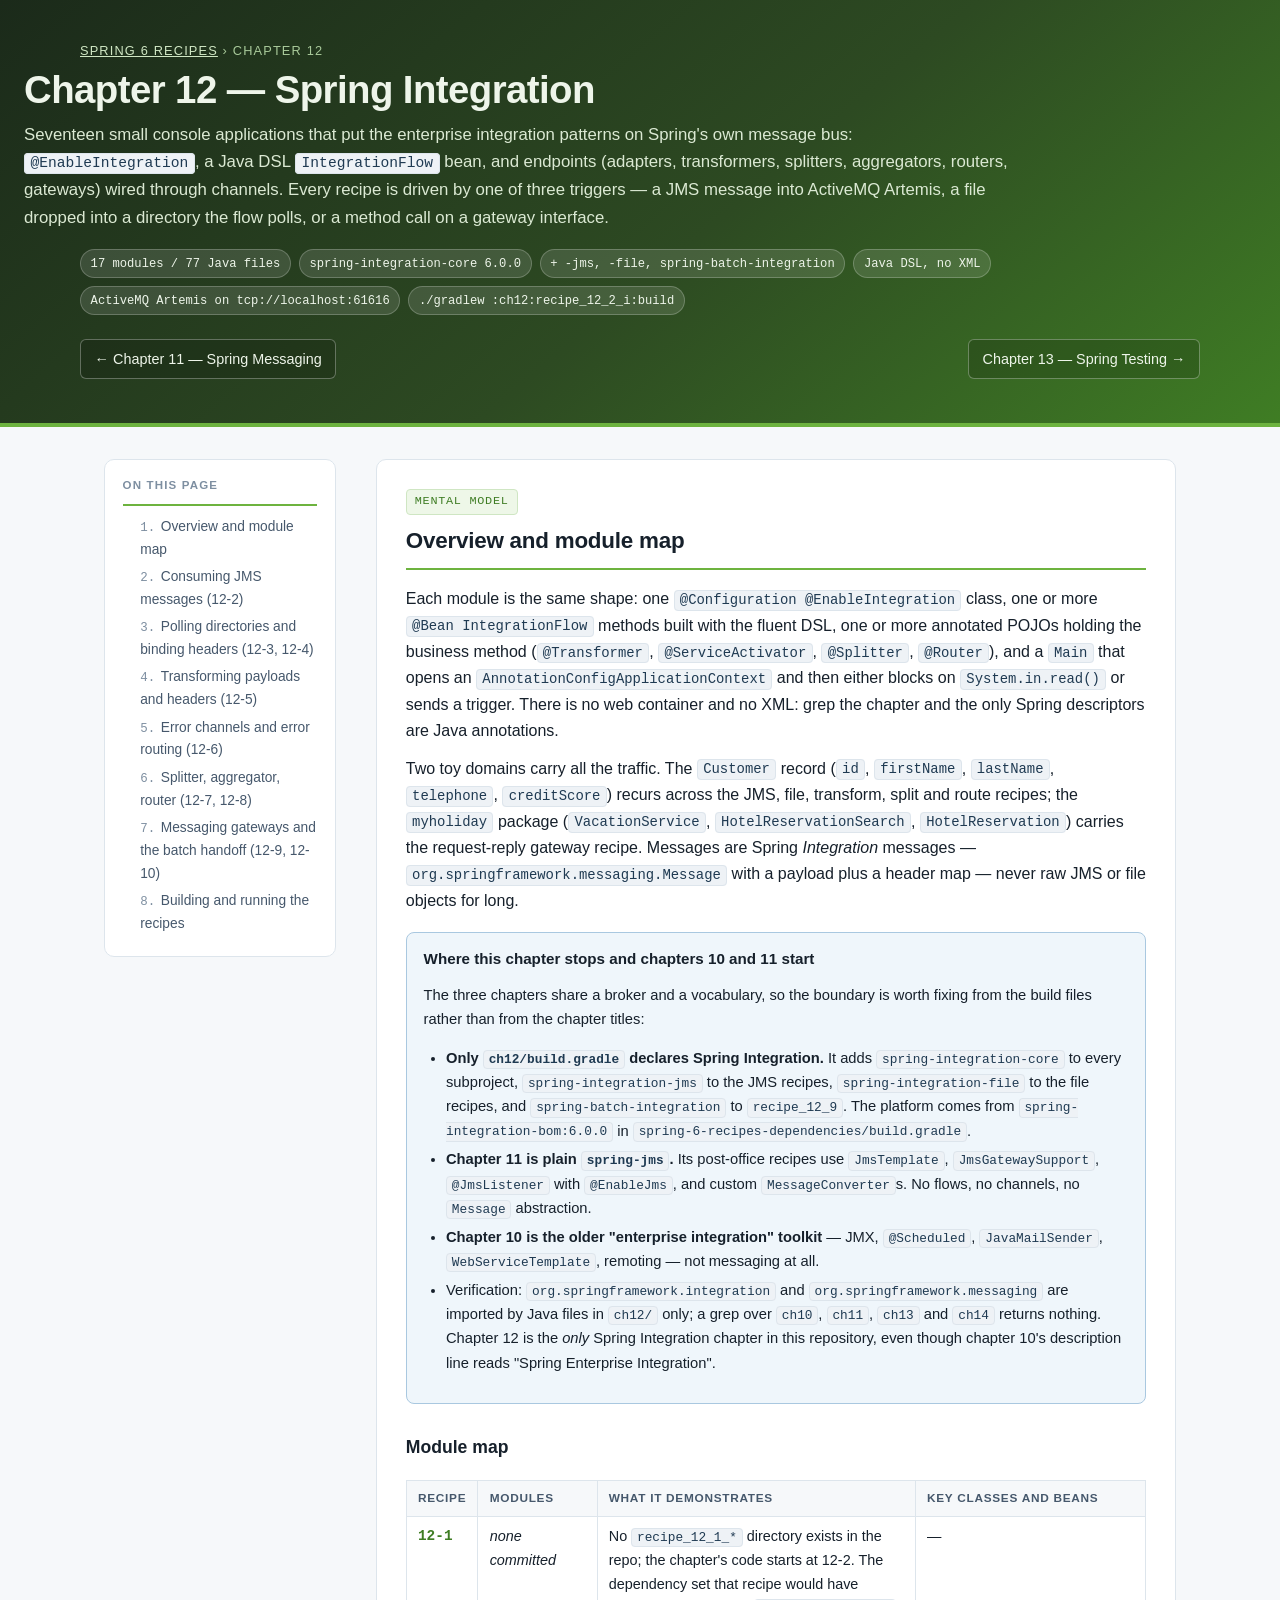
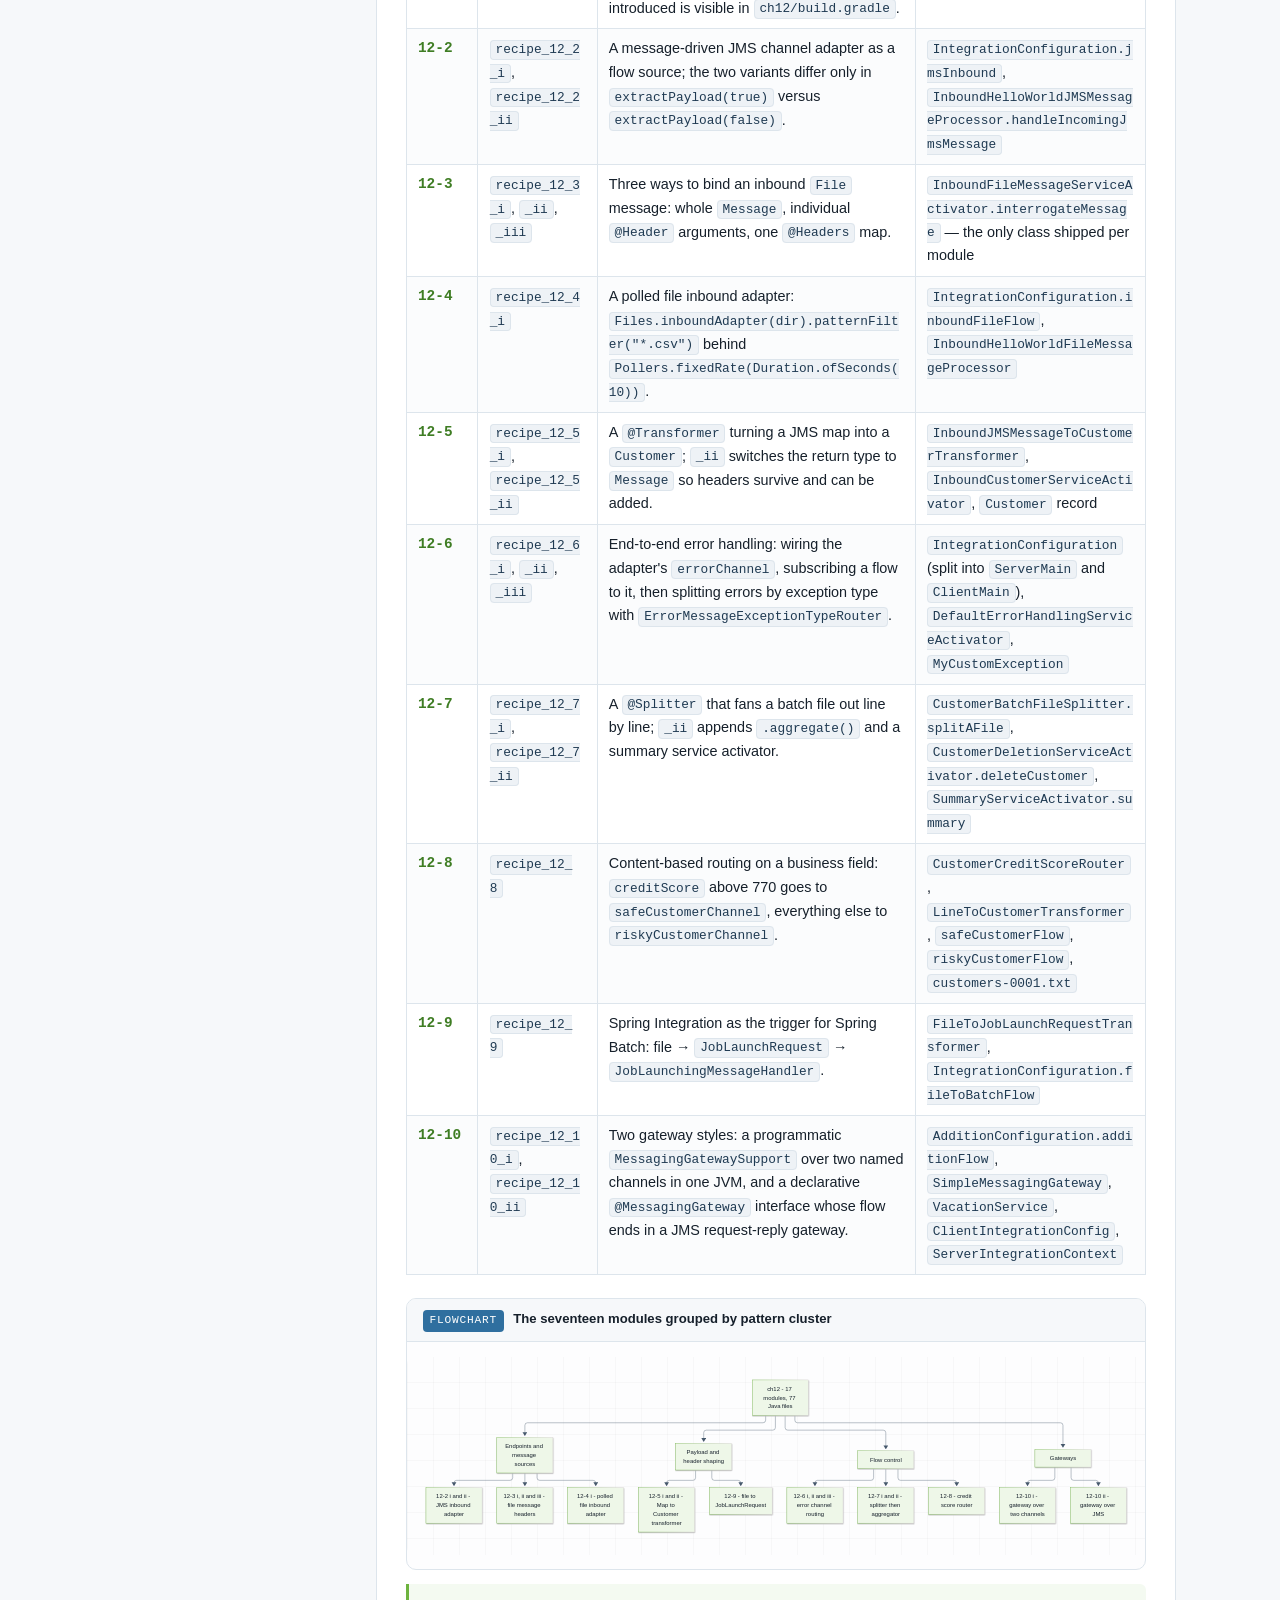
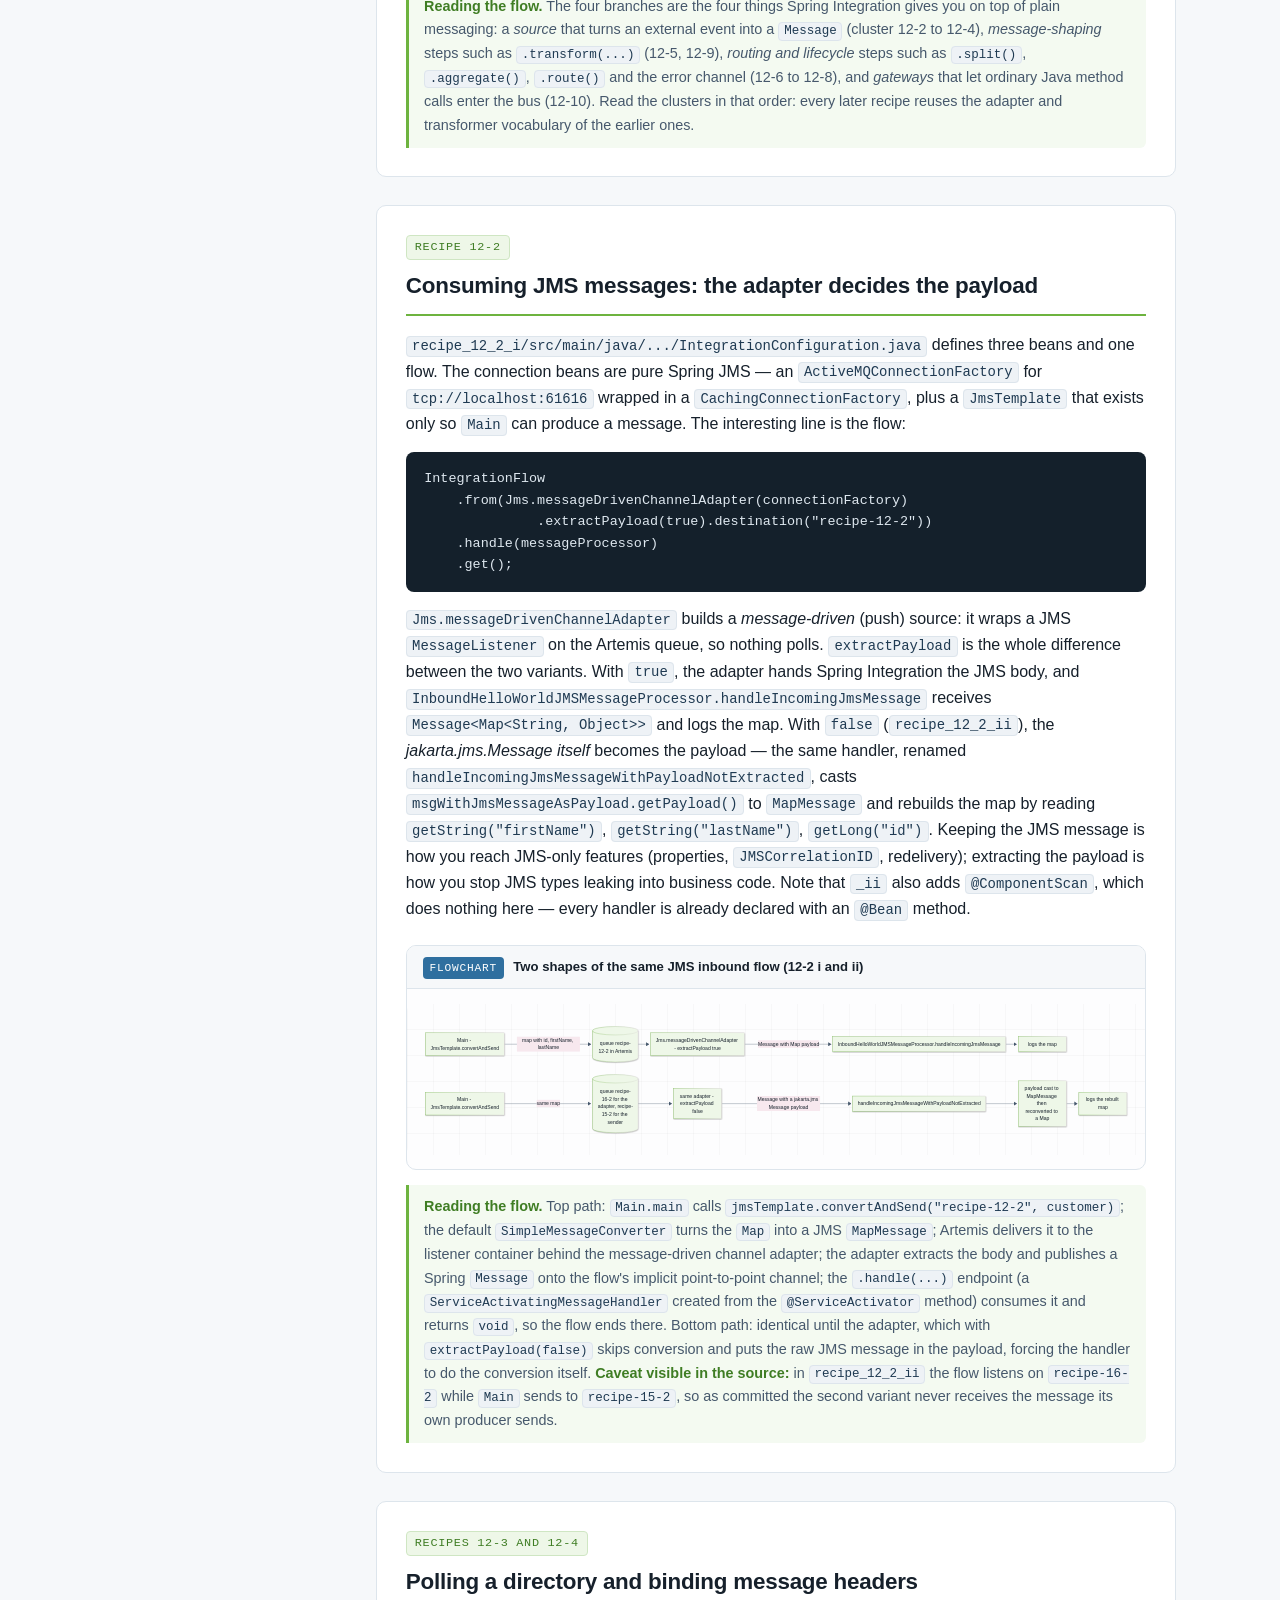
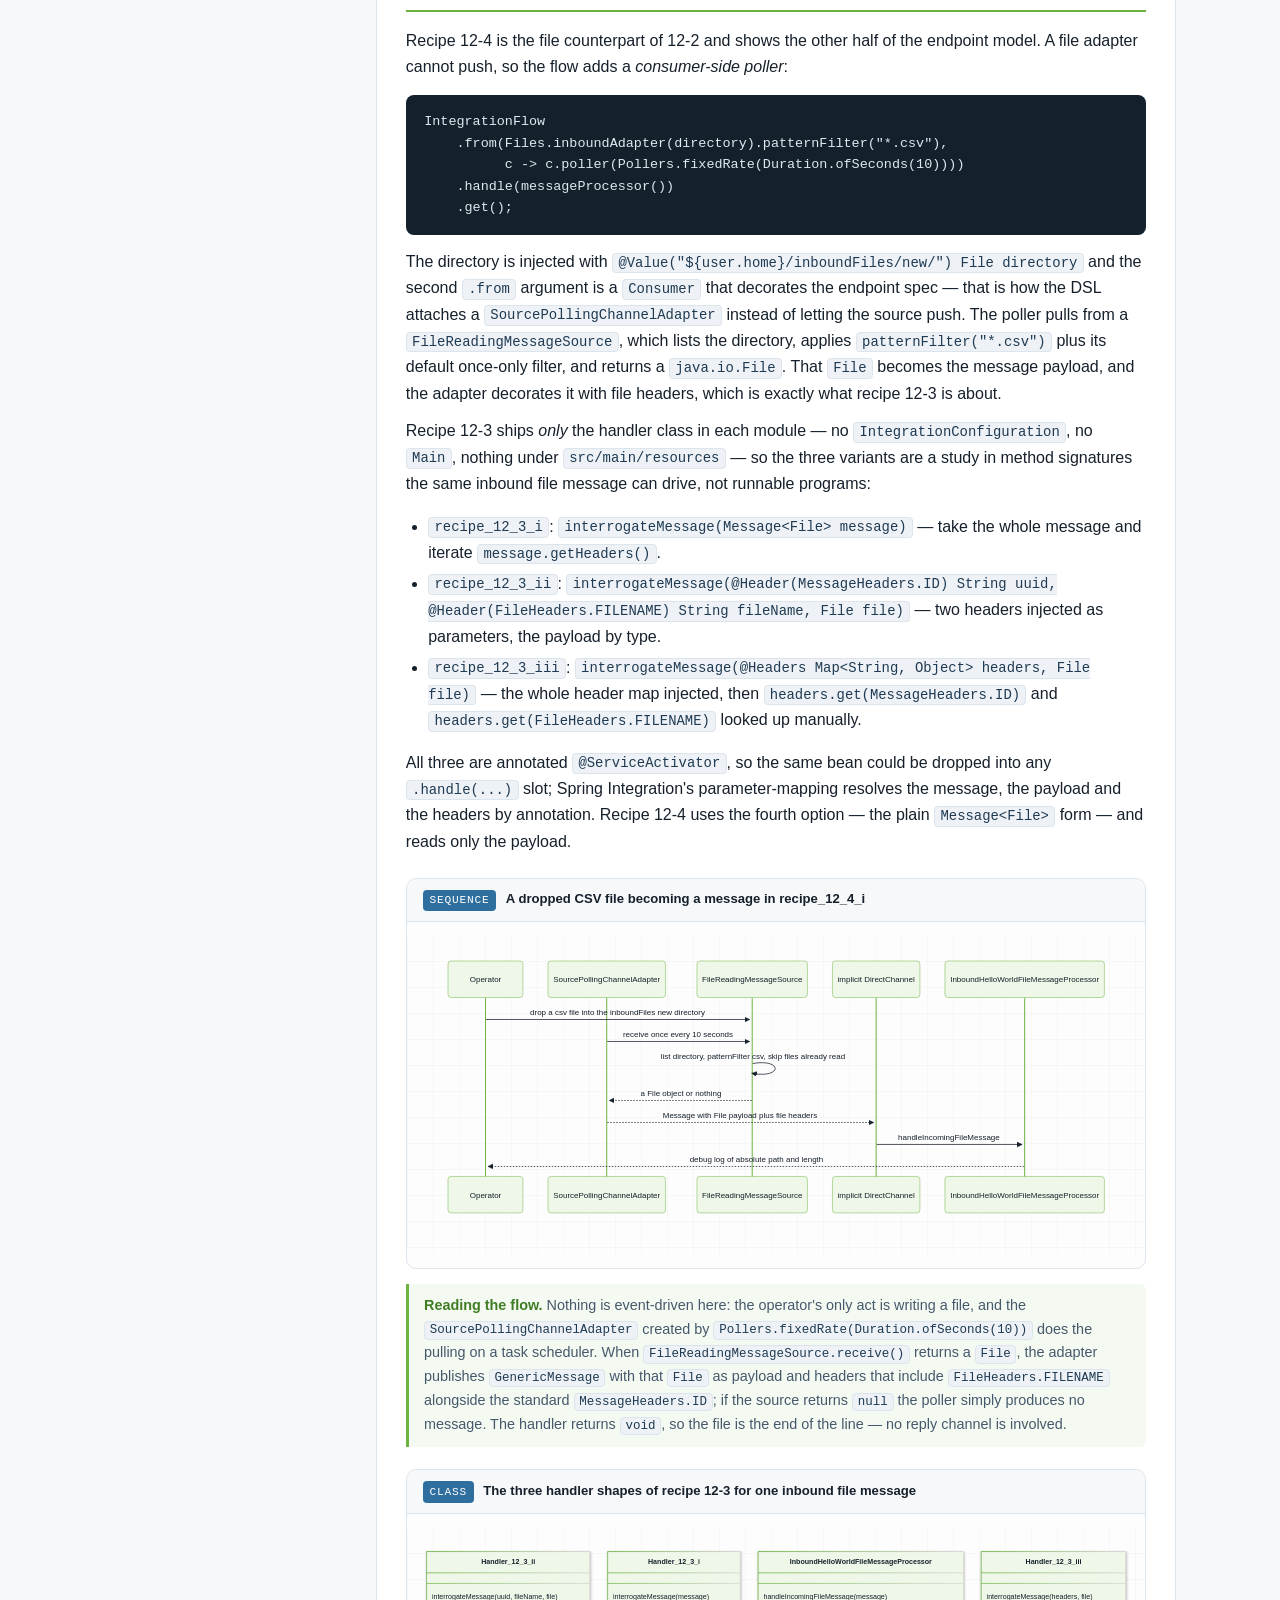
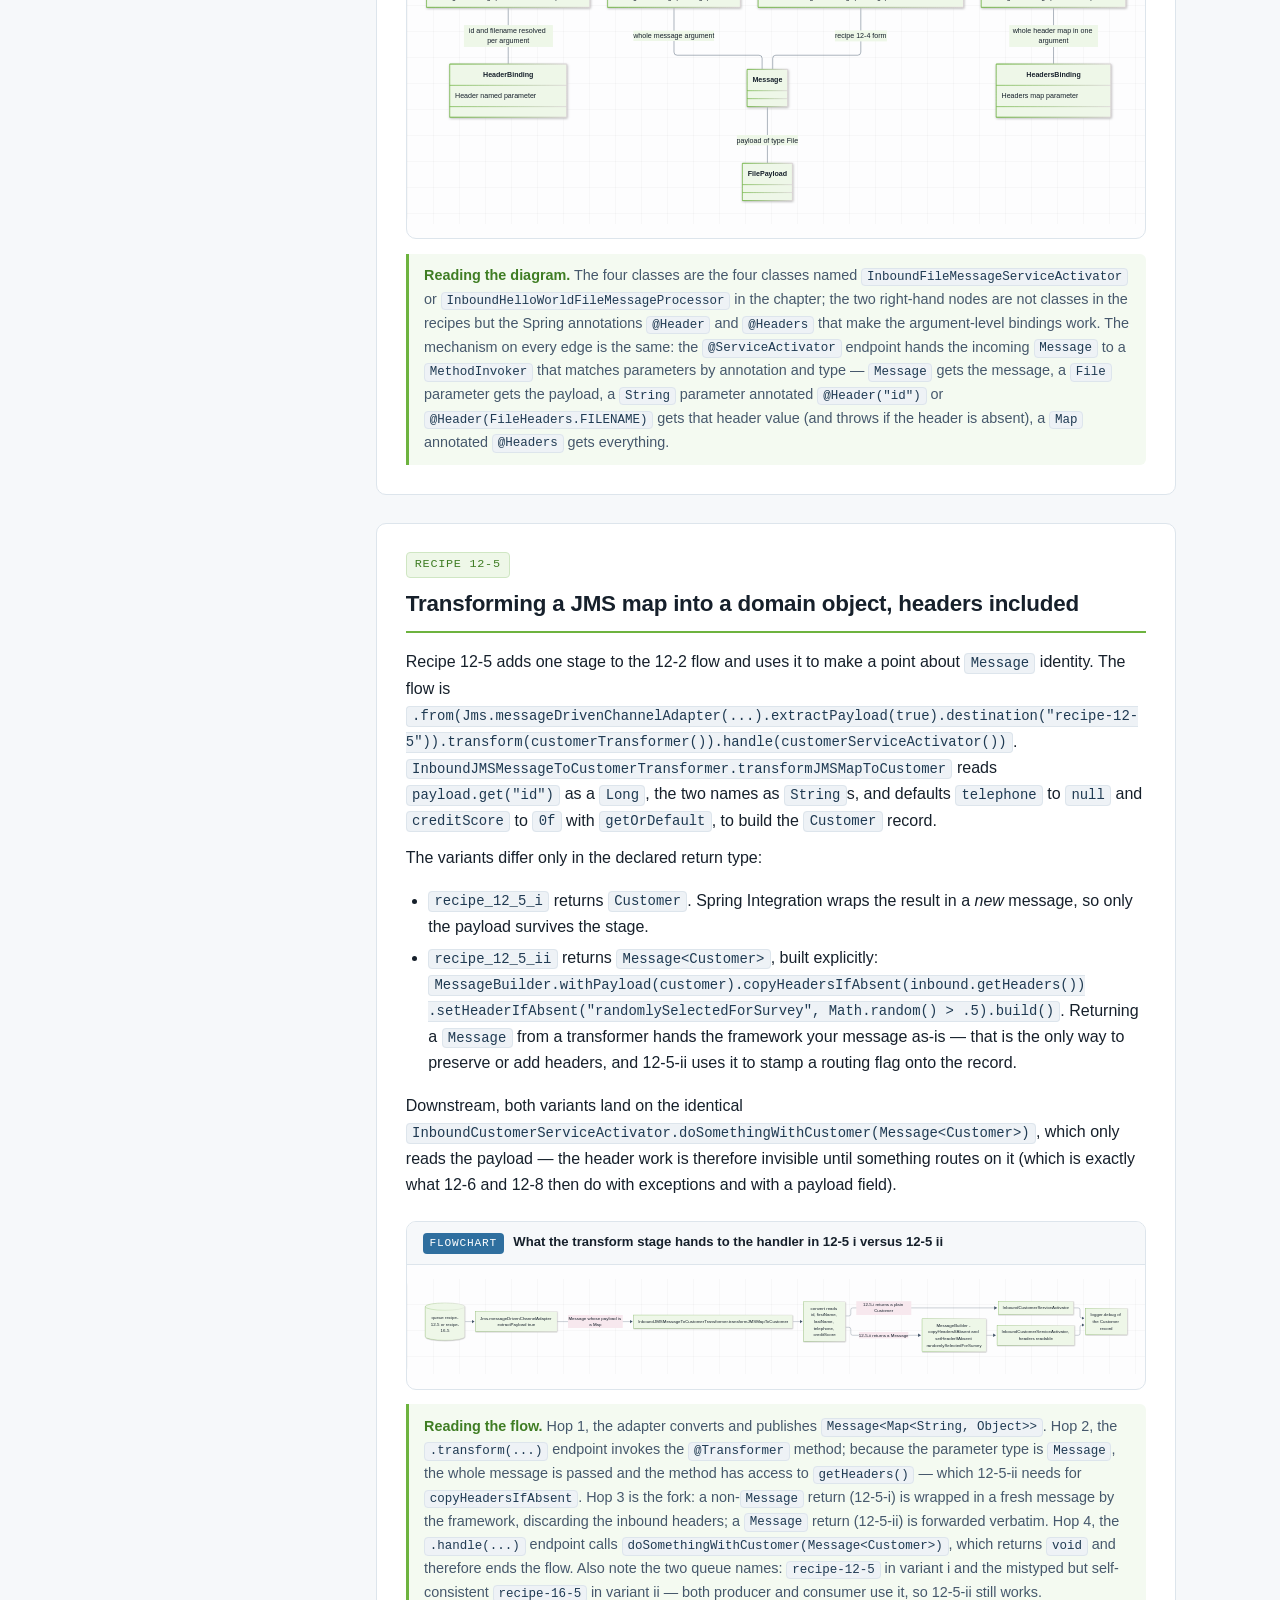
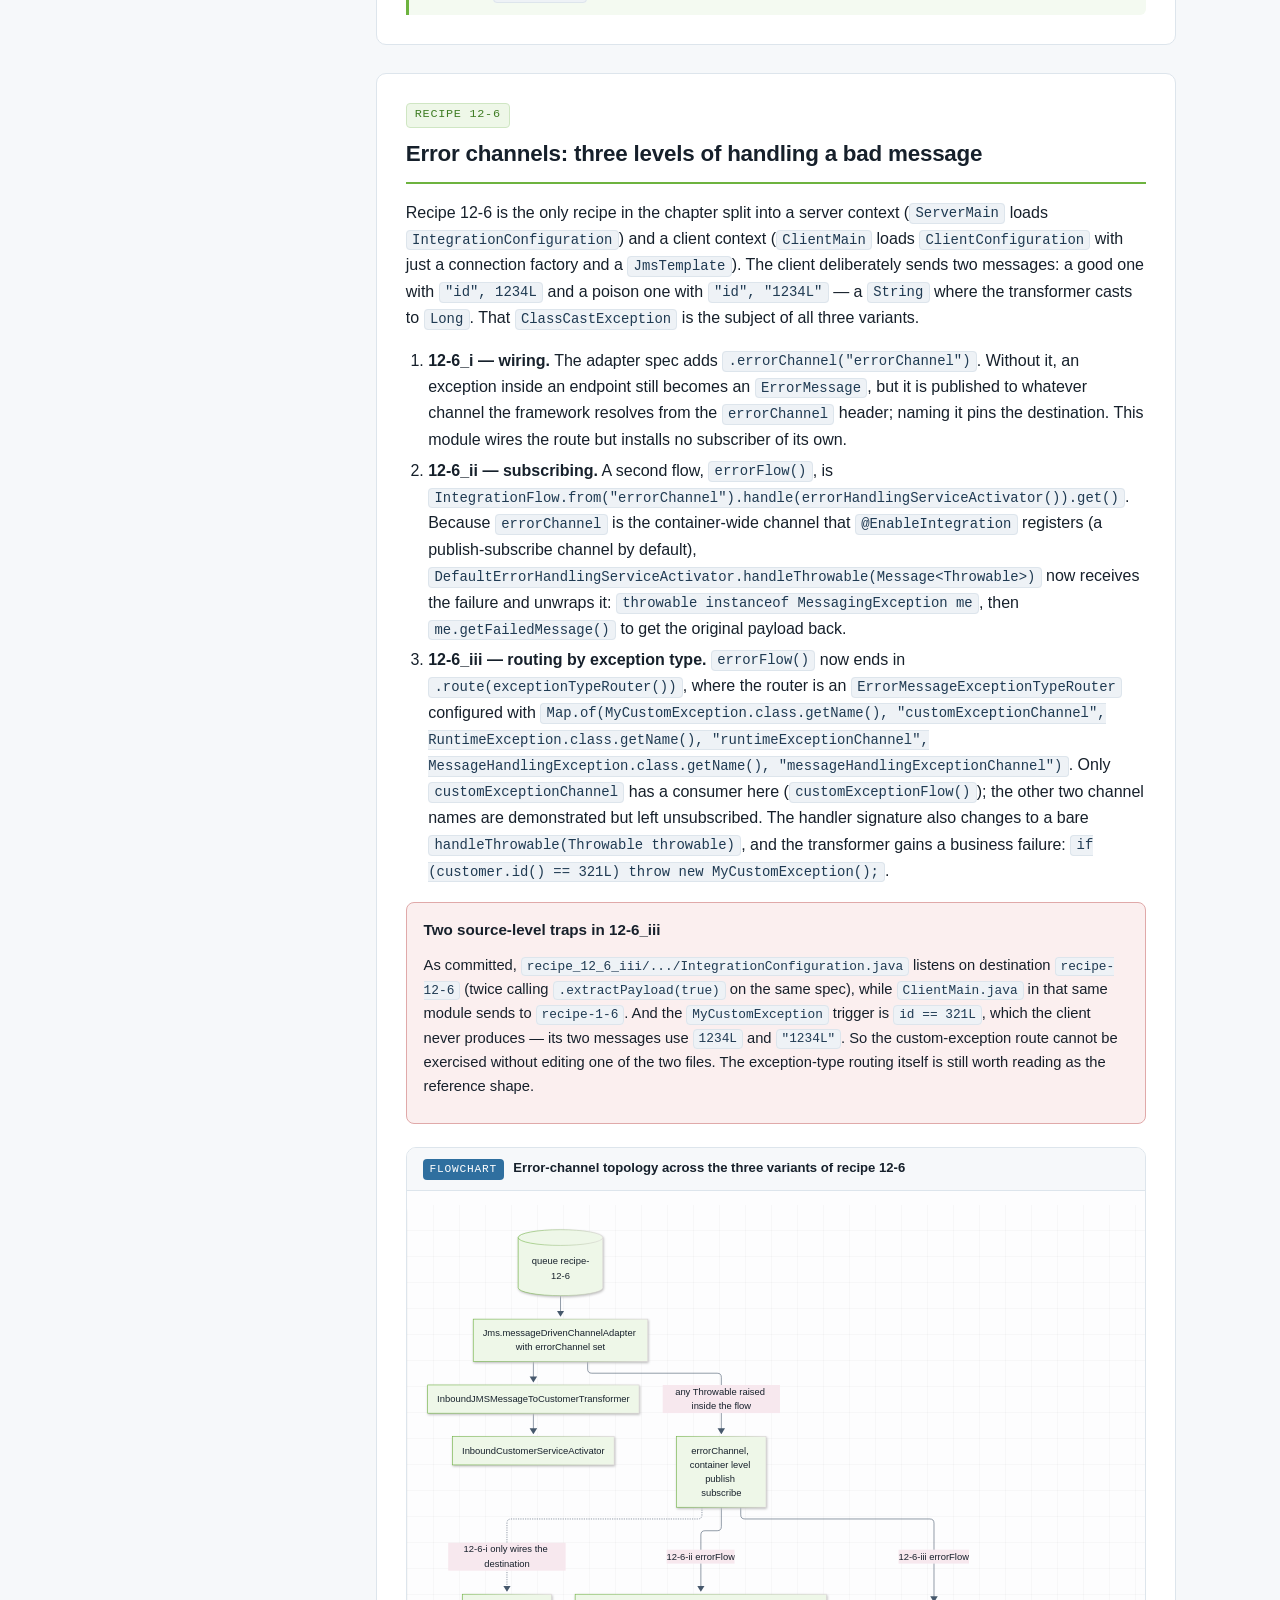
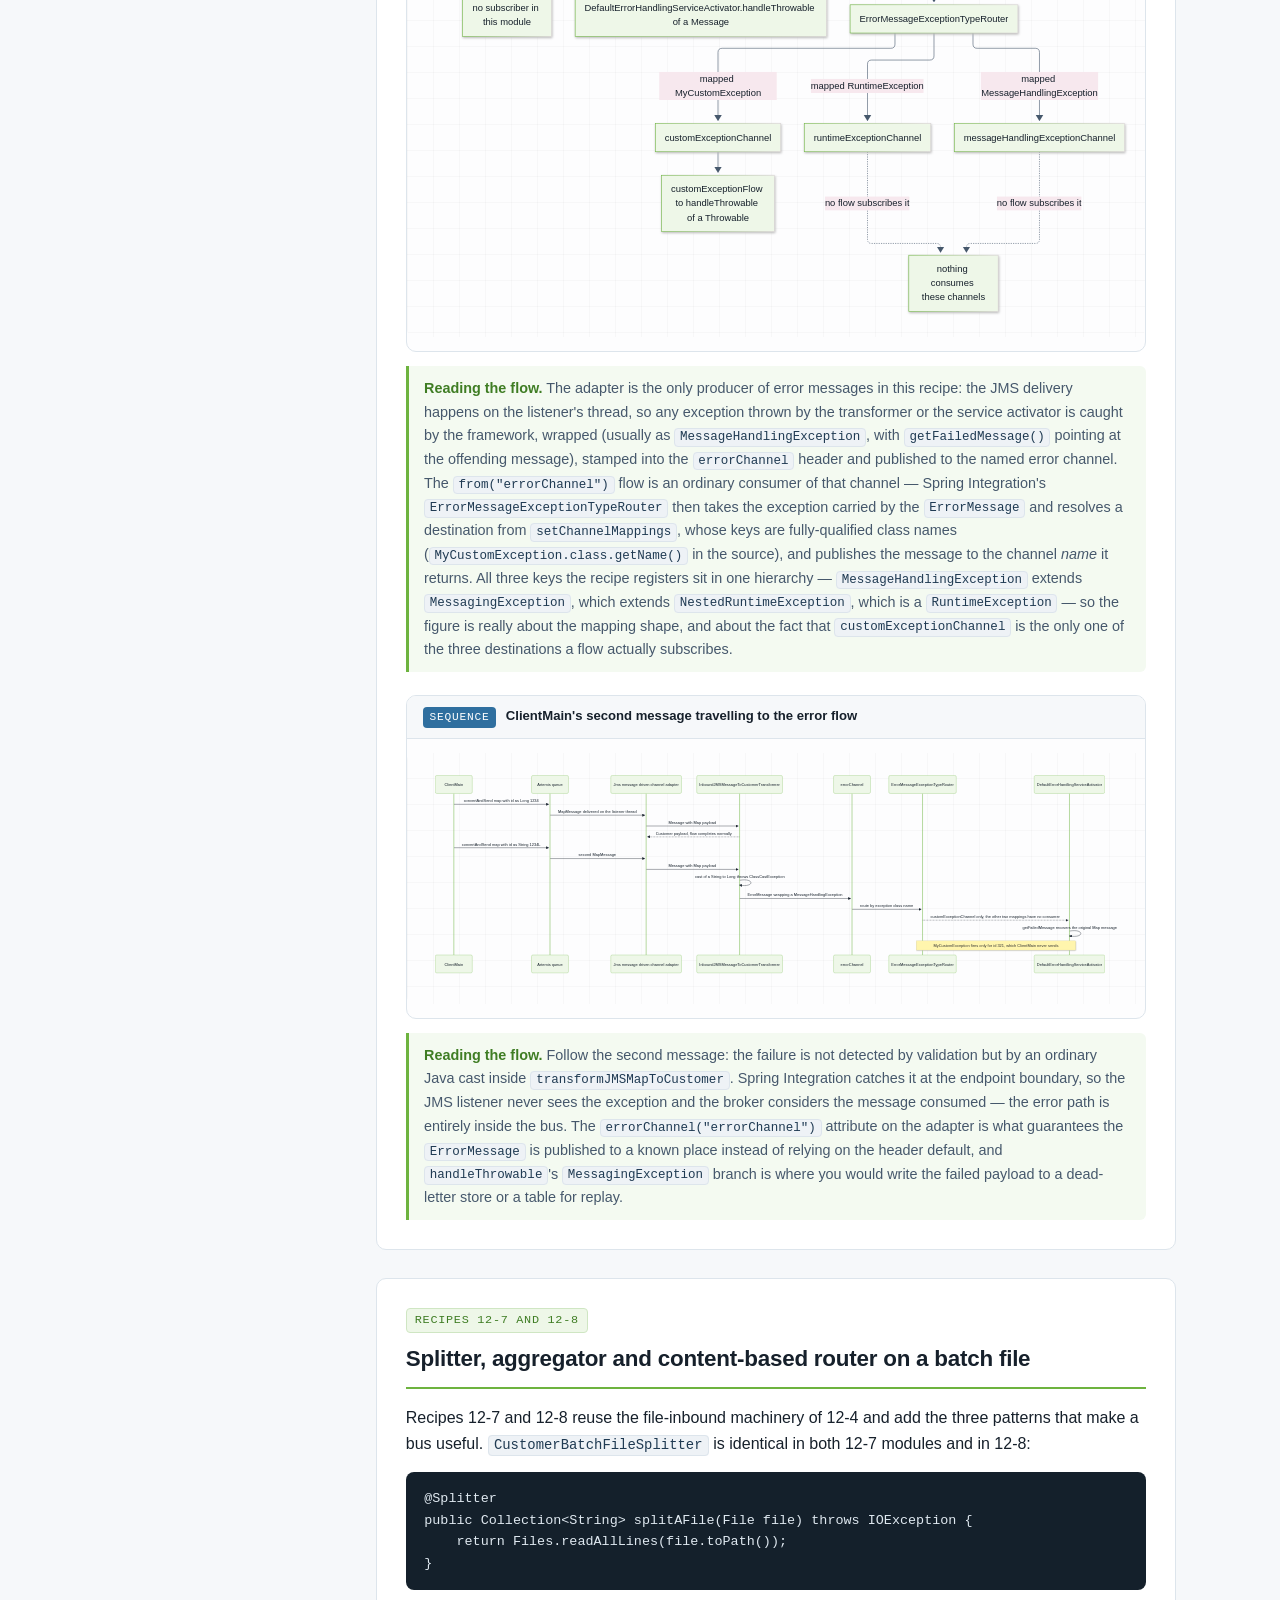
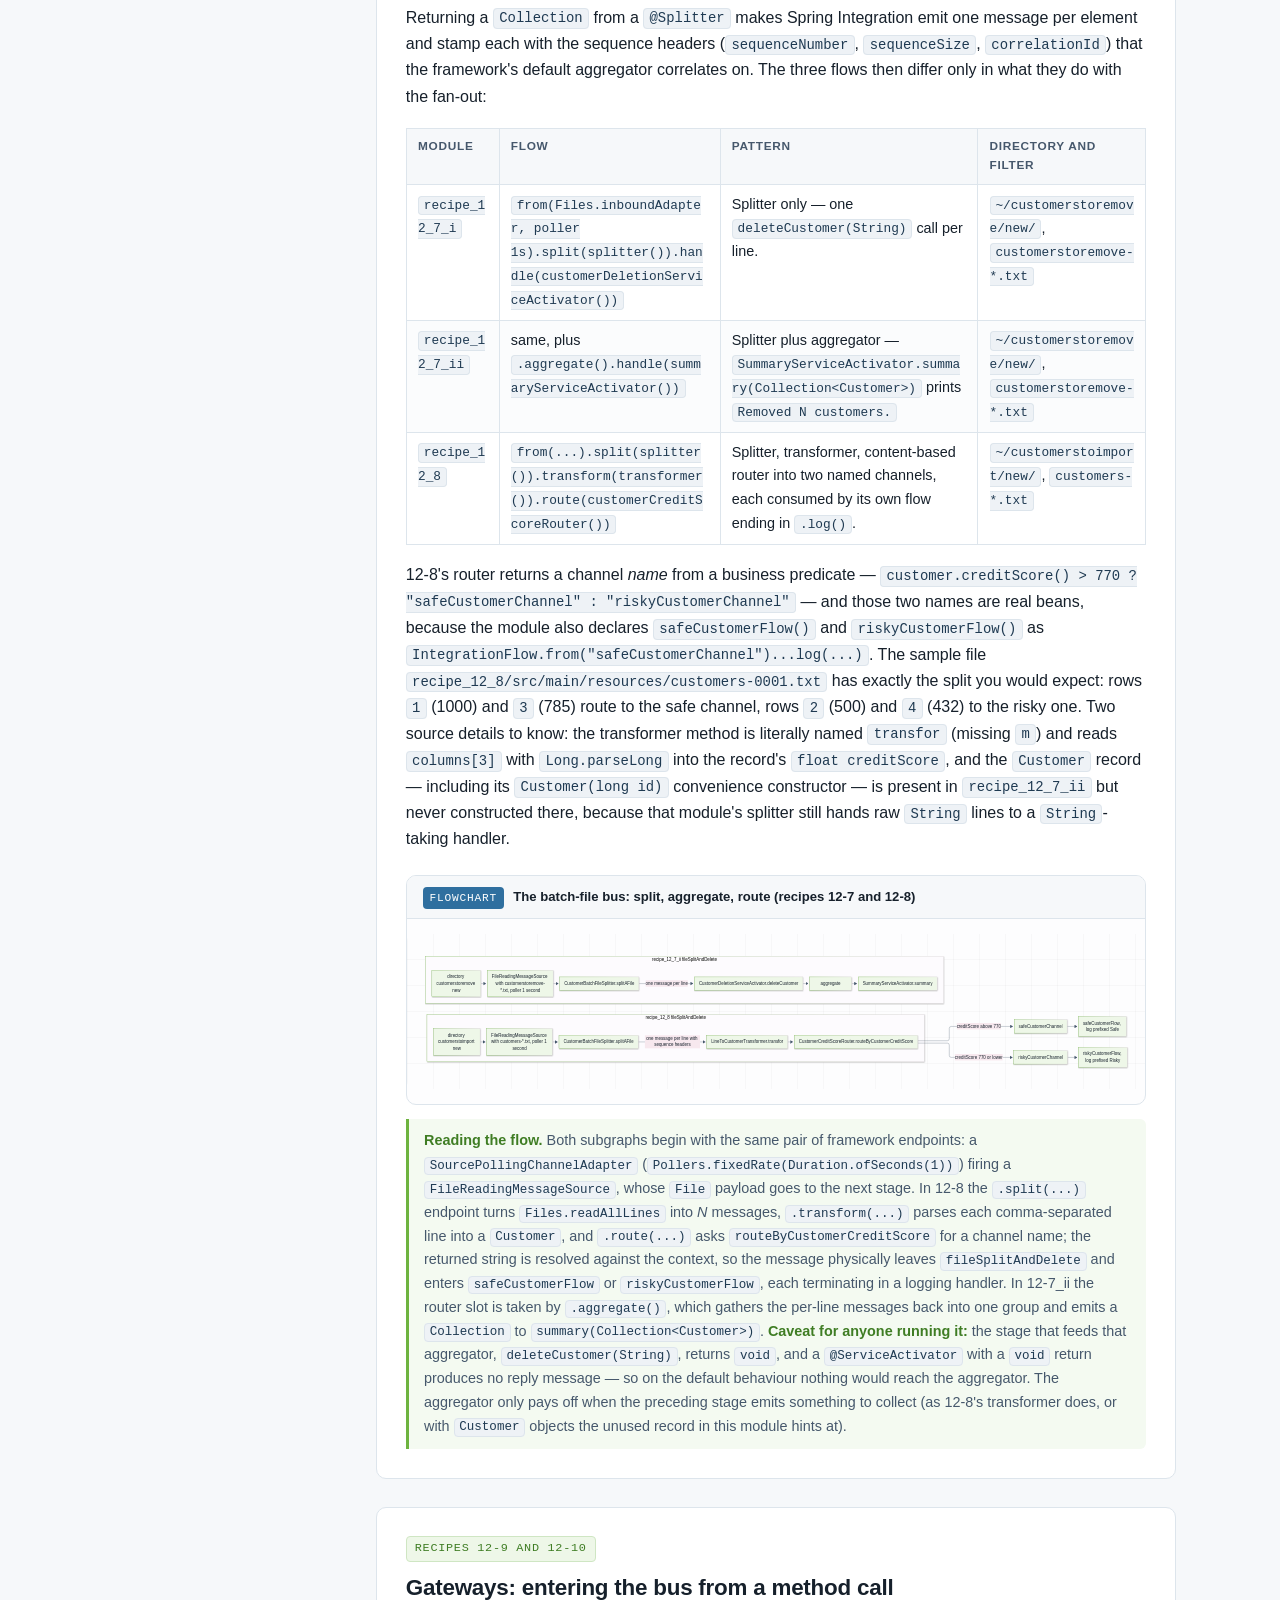
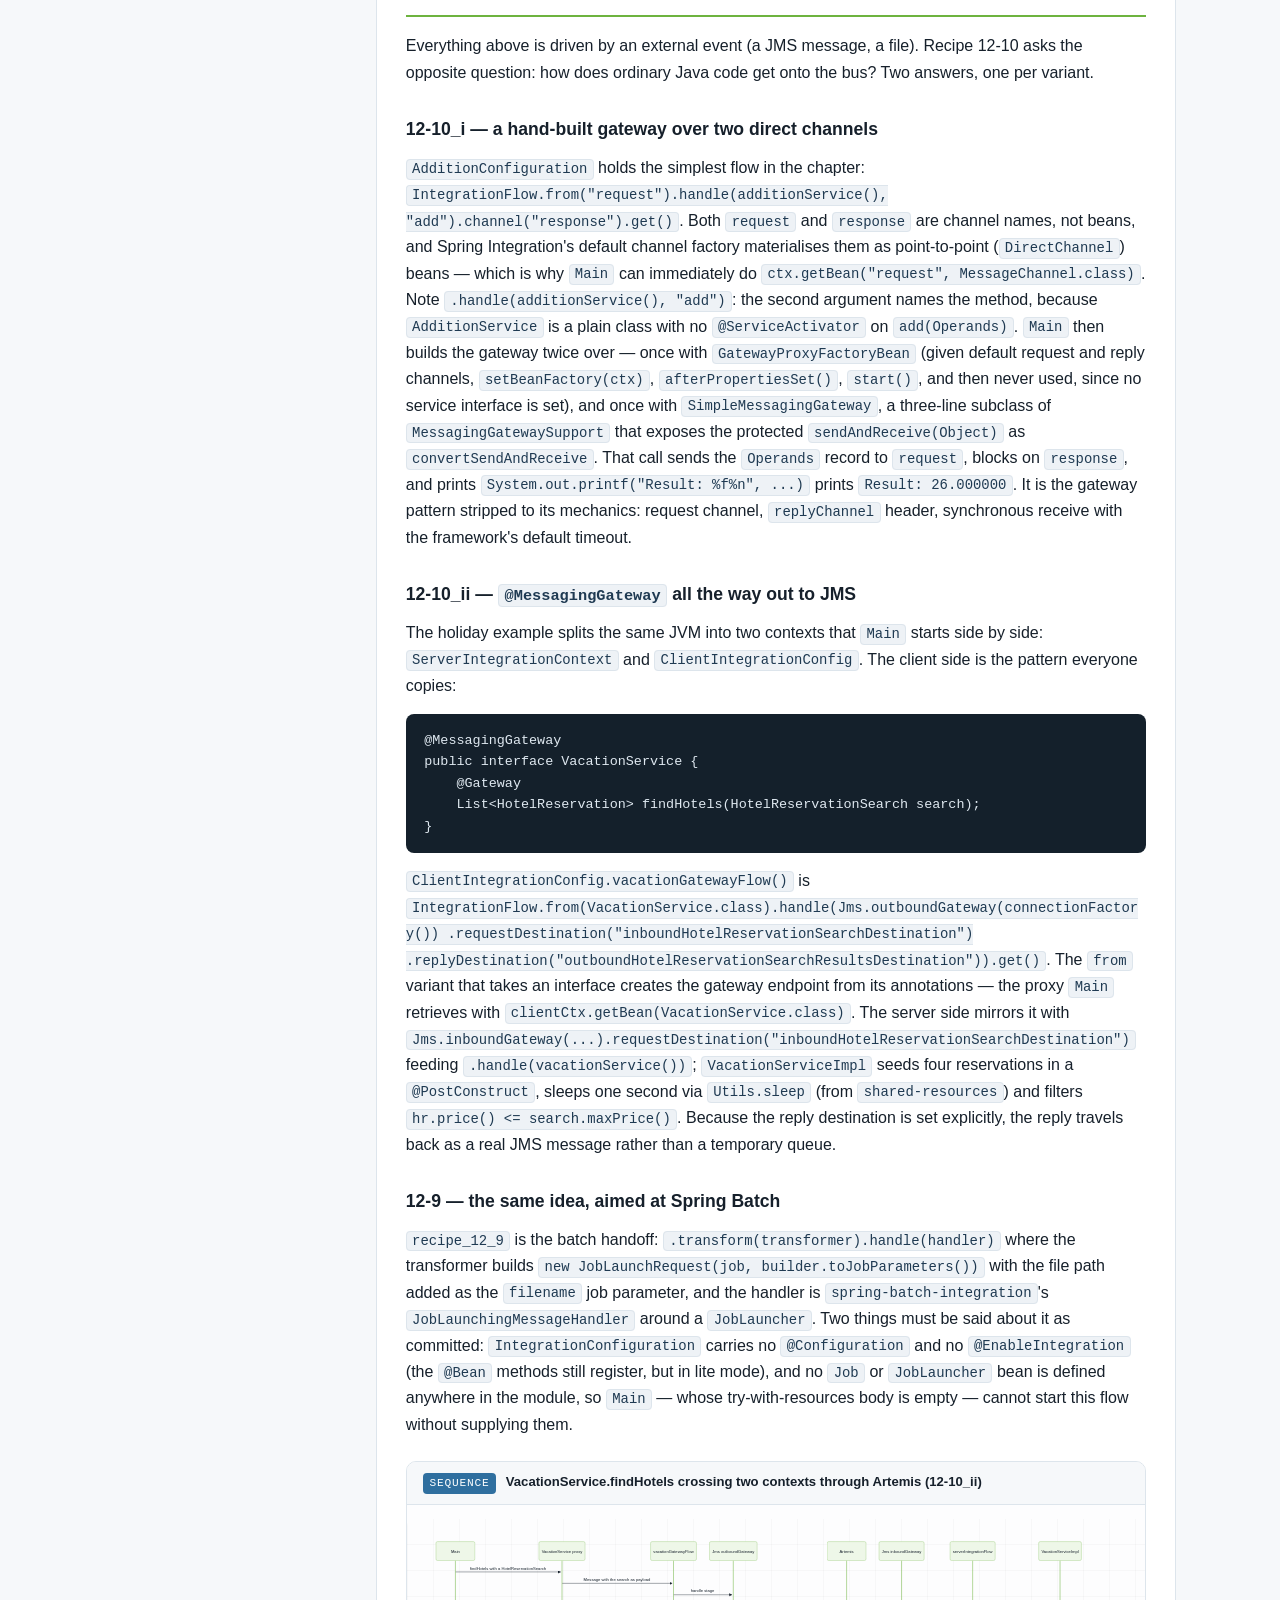
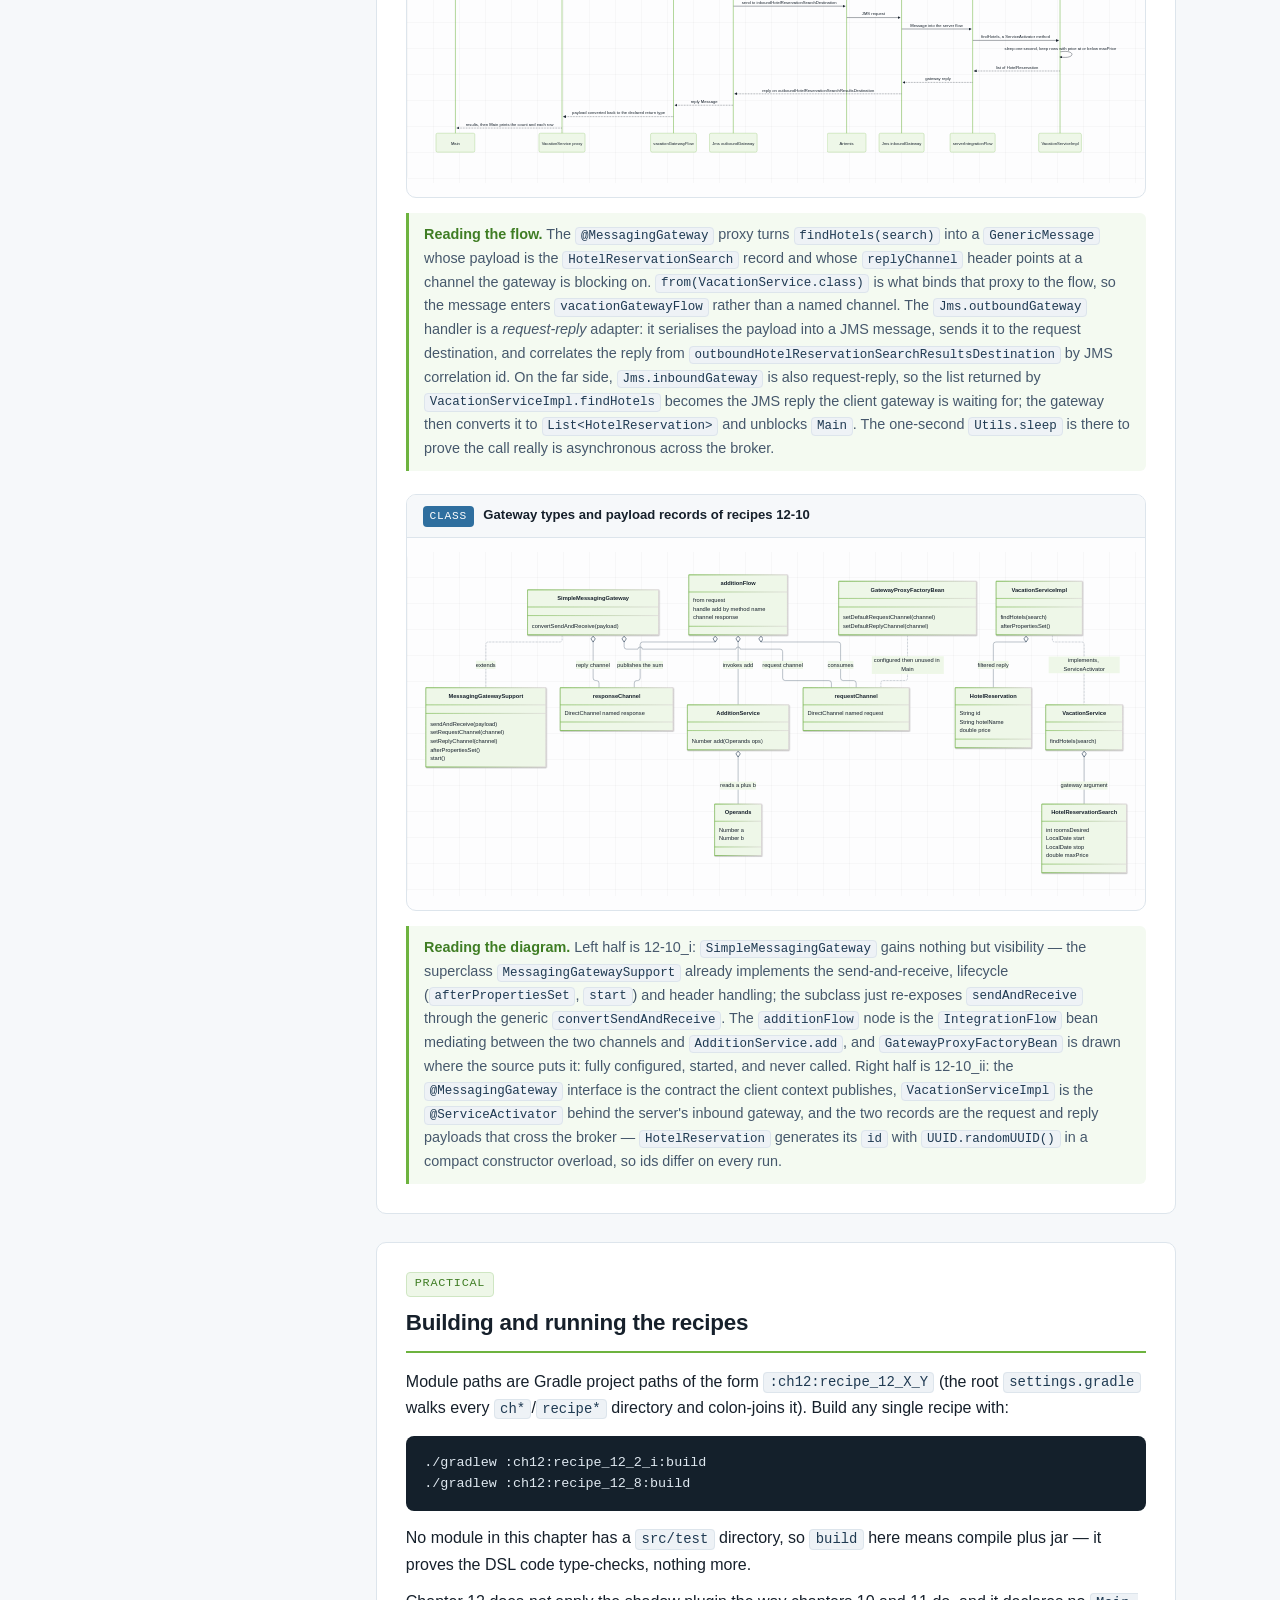
<file: docs/ch12/index.html>
<!DOCTYPE html>
<html lang="en">
<head>
<meta charset="utf-8">
<meta name="viewport" content="width=device-width, initial-scale=1">
<title>Chapter 12 — Spring Integration — Spring 6 Recipes</title>
<link rel="stylesheet" href="../assets/style.css">
<script src="../assets/mermaid.min.js"></script>
<script>
  mermaid.initialize({
    startOnLoad: true, securityLevel: 'loose', theme: 'base',
    themeVariables: {
      primaryColor: '#eef7e8', primaryBorderColor: '#6db33f', primaryTextColor: '#16202b',
      lineColor: '#46586c', fontFamily: 'Segoe UI, Helvetica, Arial, sans-serif'
    },
    flowchart: { curve: 'basis', htmlLabels: true, useMaxWidth: true },
    sequence: { useMaxWidth: true, showNotes: true }
  });
</script>
</head>
<body>
<header class="masthead">
  <div class="breadcrumb"><a href="../index.html">Spring 6 Recipes</a> &rsaquo; Chapter 12</div>
  <h1>Chapter 12 — Spring Integration</h1>
  <p class="lede">Seventeen small console applications that put the enterprise integration patterns on
  Spring's own message bus: <code>@EnableIntegration</code>, a Java DSL <code>IntegrationFlow</code> bean, and
  endpoints (adapters, transformers, splitters, aggregators, routers, gateways) wired through channels. Every
  recipe is driven by one of three triggers — a JMS message into ActiveMQ Artemis, a file dropped into a
  directory the flow polls, or a method call on a gateway interface.</p>
  <div class="chip-row">
    <span class="chip">17 modules / 77 Java files</span>
    <span class="chip">spring-integration-core 6.0.0</span>
    <span class="chip">+ -jms, -file, spring-batch-integration</span>
    <span class="chip">Java DSL, no XML</span>
    <span class="chip">ActiveMQ Artemis on tcp://localhost:61616</span>
    <span class="chip">./gradlew :ch12:recipe_12_2_i:build</span>
  </div>
  <nav class="pager">
    <a href="../ch11/index.html">&larr; Chapter 11 — Spring Messaging</a>
    <a href="../ch13/index.html">Chapter 13 — Spring Testing &rarr;</a>
  </nav>
</header>
<div class="shell">
  <aside class="toc">
    <h2>On this page</h2>
    <ol>
      <li><a href="#overview">Overview and module map</a></li>
      <li><a href="#jms-endpoints">Consuming JMS messages (12-2)</a></li>
      <li><a href="#file-endpoints">Polling directories and binding headers (12-3, 12-4)</a></li>
      <li><a href="#transform">Transforming payloads and headers (12-5)</a></li>
      <li><a href="#errors">Error channels and error routing (12-6)</a></li>
      <li><a href="#split-aggregate-route">Splitter, aggregator, router (12-7, 12-8)</a></li>
      <li><a href="#gateways">Messaging gateways and the batch handoff (12-9, 12-10)</a></li>
      <li><a href="#running">Building and running the recipes</a></li>
    </ol>
  </aside>
  <article>

    <section id="overview">
      <span class="kicker">Mental model</span>
      <h2>Overview and module map</h2>
      <p>Each module is the same shape: one <code>@Configuration @EnableIntegration</code> class, one or more
      <code>@Bean IntegrationFlow</code> methods built with the fluent DSL, one or more annotated POJOs holding
      the business method (<code>@Transformer</code>, <code>@ServiceActivator</code>, <code>@Splitter</code>,
      <code>@Router</code>), and a <code>Main</code> that opens an <code>AnnotationConfigApplicationContext</code>
      and then either blocks on <code>System.in.read()</code> or sends a trigger. There is no web container and
      no XML: grep the chapter and the only Spring descriptors are Java annotations.</p>
      <p>Two toy domains carry all the traffic. The <code>Customer</code> record
      (<code>id</code>, <code>firstName</code>, <code>lastName</code>, <code>telephone</code>,
      <code>creditScore</code>) recurs across the JMS, file, transform, split and route recipes; the
      <code>myholiday</code> package (<code>VacationService</code>, <code>HotelReservationSearch</code>,
      <code>HotelReservation</code>) carries the request-reply gateway recipe. Messages are Spring
      <em>Integration</em> messages — <code>org.springframework.messaging.Message</code> with a payload plus a
      header map — never raw JMS or file objects for long.</p>

      <div class="callout info">
        <h4>Where this chapter stops and chapters 10 and 11 start</h4>
        <p>The three chapters share a broker and a vocabulary, so the boundary is worth fixing from the build
        files rather than from the chapter titles:</p>
        <ul>
          <li><strong>Only <code>ch12/build.gradle</code> declares Spring Integration.</strong> It adds
          <code>spring-integration-core</code> to every subproject, <code>spring-integration-jms</code> to the
          JMS recipes, <code>spring-integration-file</code> to the file recipes, and
          <code>spring-batch-integration</code> to <code>recipe_12_9</code>. The platform comes from
          <code>spring-integration-bom:6.0.0</code> in <code>spring-6-recipes-dependencies/build.gradle</code>.</li>
          <li><strong>Chapter 11 is plain <code>spring-jms</code>.</strong> Its post-office recipes use
          <code>JmsTemplate</code>, <code>JmsGatewaySupport</code>, <code>@JmsListener</code> with
          <code>@EnableJms</code>, and custom <code>MessageConverter</code>s. No flows, no channels, no
          <code>Message</code> abstraction.</li>
          <li><strong>Chapter 10 is the older "enterprise integration" toolkit</strong> — JMX,
          <code>@Scheduled</code>, <code>JavaMailSender</code>, <code>WebServiceTemplate</code>, remoting — not
          messaging at all.</li>
          <li>Verification: <code>org.springframework.integration</code> and <code>org.springframework.messaging</code>
          are imported by Java files in <code>ch12/</code> only; a grep over <code>ch10</code>, <code>ch11</code>,
          <code>ch13</code> and <code>ch14</code> returns nothing. Chapter 12 is the <em>only</em> Spring
          Integration chapter in this repository, even though chapter 10's description line reads
          "Spring Enterprise Integration".</li>
        </ul>
      </div>

      <h3>Module map</h3>
      <table>
        <thead>
        <tr><th>Recipe</th><th>Modules</th><th>What it demonstrates</th><th>Key classes and beans</th></tr>
        </thead>
        <tbody>
        <tr><td class="num">12-1</td><td><em>none committed</em></td>
            <td>No <code>recipe_12_1_*</code> directory exists in the repo; the chapter's code starts at 12-2. The
            dependency set that recipe would have introduced is visible in <code>ch12/build.gradle</code>.</td>
            <td>&mdash;</td></tr>
        <tr><td class="num">12-2</td><td><code>recipe_12_2_i</code>, <code>recipe_12_2_ii</code></td>
            <td>A message-driven JMS channel adapter as a flow source; the two variants differ only in
            <code>extractPayload(true)</code> versus <code>extractPayload(false)</code>.</td>
            <td><code>IntegrationConfiguration.jmsInbound</code>,
            <code>InboundHelloWorldJMSMessageProcessor.handleIncomingJmsMessage</code></td></tr>
        <tr><td class="num">12-3</td><td><code>recipe_12_3_i</code>, <code>_ii</code>, <code>_iii</code></td>
            <td>Three ways to bind an inbound <code>File</code> message: whole <code>Message</code>, individual
            <code>@Header</code> arguments, one <code>@Headers</code> map.</td>
            <td><code>InboundFileMessageServiceActivator.interrogateMessage</code> — the only class shipped per module</td></tr>
        <tr><td class="num">12-4</td><td><code>recipe_12_4_i</code></td>
            <td>A polled file inbound adapter: <code>Files.inboundAdapter(dir).patternFilter("*.csv")</code> behind
            <code>Pollers.fixedRate(Duration.ofSeconds(10))</code>.</td>
            <td><code>IntegrationConfiguration.inboundFileFlow</code>,
            <code>InboundHelloWorldFileMessageProcessor</code></td></tr>
        <tr><td class="num">12-5</td><td><code>recipe_12_5_i</code>, <code>recipe_12_5_ii</code></td>
            <td>A <code>@Transformer</code> turning a JMS map into a <code>Customer</code>; <code>_ii</code>
            switches the return type to <code>Message</code> so headers survive and can be added.</td>
            <td><code>InboundJMSMessageToCustomerTransformer</code>, <code>InboundCustomerServiceActivator</code>,
            <code>Customer</code> record</td></tr>
        <tr><td class="num">12-6</td><td><code>recipe_12_6_i</code>, <code>_ii</code>, <code>_iii</code></td>
            <td>End-to-end error handling: wiring the adapter's <code>errorChannel</code>, subscribing a flow to
            it, then splitting errors by exception type with <code>ErrorMessageExceptionTypeRouter</code>.</td>
            <td><code>IntegrationConfiguration</code> (split into <code>ServerMain</code> and
            <code>ClientMain</code>), <code>DefaultErrorHandlingServiceActivator</code>, <code>MyCustomException</code></td></tr>
        <tr><td class="num">12-7</td><td><code>recipe_12_7_i</code>, <code>recipe_12_7_ii</code></td>
            <td>A <code>@Splitter</code> that fans a batch file out line by line; <code>_ii</code> appends
            <code>.aggregate()</code> and a summary service activator.</td>
            <td><code>CustomerBatchFileSplitter.splitAFile</code>,
            <code>CustomerDeletionServiceActivator.deleteCustomer</code>, <code>SummaryServiceActivator.summary</code></td></tr>
        <tr><td class="num">12-8</td><td><code>recipe_12_8</code></td>
            <td>Content-based routing on a business field: <code>creditScore</code> above 770 goes to
            <code>safeCustomerChannel</code>, everything else to <code>riskyCustomerChannel</code>.</td>
            <td><code>CustomerCreditScoreRouter</code>, <code>LineToCustomerTransformer</code>,
            <code>safeCustomerFlow</code>, <code>riskyCustomerFlow</code>, <code>customers-0001.txt</code></td></tr>
        <tr><td class="num">12-9</td><td><code>recipe_12_9</code></td>
            <td>Spring Integration as the trigger for Spring Batch: file &rarr; <code>JobLaunchRequest</code>
            &rarr; <code>JobLaunchingMessageHandler</code>.</td>
            <td><code>FileToJobLaunchRequestTransformer</code>, <code>IntegrationConfiguration.fileToBatchFlow</code></td></tr>
        <tr><td class="num">12-10</td><td><code>recipe_12_10_i</code>, <code>recipe_12_10_ii</code></td>
            <td>Two gateway styles: a programmatic <code>MessagingGatewaySupport</code> over two named channels in
            one JVM, and a declarative <code>@MessagingGateway</code> interface whose flow ends in a JMS request-reply
            gateway.</td>
            <td><code>AdditionConfiguration.additionFlow</code>, <code>SimpleMessagingGateway</code>,
            <code>VacationService</code>, <code>ClientIntegrationConfig</code>, <code>ServerIntegrationContext</code></td></tr>
        </tbody>
      </table>

      <figure class="diagram">
        <figcaption><span class="tag">Flowchart</span>
          <span class="dtitle">The seventeen modules grouped by pattern cluster</span></figcaption>
        <pre class="mermaid">
flowchart TD
    ch["ch12 - 17 modules, 77 Java files"]
    ch --> ep["Endpoints and message sources"]
    ep --> r2["12-2 i and ii - JMS inbound adapter"]
    ep --> r3["12-3 i, ii and iii - file message headers"]
    ep --> r4["12-4 i - polled file inbound adapter"]
    ch --> msg["Payload and header shaping"]
    msg --> r5["12-5 i and ii - Map to Customer transformer"]
    msg --> r9["12-9 - file to JobLaunchRequest"]
    ch --> ctl["Flow control"]
    ctl --> r6["12-6 i, ii and iii - error channel routing"]
    ctl --> r7["12-7 i and ii - splitter then aggregator"]
    ctl --> r8["12-8 - credit score router"]
    ch --> gw["Gateways"]
    gw --> r10a["12-10 i - gateway over two channels"]
    gw --> r10b["12-10 ii - gateway over JMS"]
        </pre>
      </figure>
      <p class="reading"><strong>Reading the flow.</strong> The four branches are the four things Spring
      Integration gives you on top of plain messaging: a <em>source</em> that turns an external event into a
      <code>Message</code> (cluster 12-2 to 12-4), <em>message-shaping</em> steps such as
      <code>.transform(...)</code> (12-5, 12-9), <em>routing and lifecycle</em> steps such as
      <code>.split()</code>, <code>.aggregate()</code>, <code>.route()</code> and the error channel (12-6 to 12-8),
      and <em>gateways</em> that let ordinary Java method calls enter the bus (12-10). Read the clusters in that
      order: every later recipe reuses the adapter and transformer vocabulary of the earlier ones.</p>
    </section>

    <section id="jms-endpoints">
      <span class="kicker">Recipe 12-2</span>
      <h2>Consuming JMS messages: the adapter decides the payload</h2>
      <p><code>recipe_12_2_i/src/main/java/.../IntegrationConfiguration.java</code> defines three beans and one
      flow. The connection beans are pure Spring JMS — an <code>ActiveMQConnectionFactory</code> for
      <code>tcp://localhost:61616</code> wrapped in a <code>CachingConnectionFactory</code>, plus a
      <code>JmsTemplate</code> that exists only so <code>Main</code> can produce a message. The interesting line is
      the flow:</p>
      <pre><code>IntegrationFlow
    .from(Jms.messageDrivenChannelAdapter(connectionFactory)
              .extractPayload(true).destination("recipe-12-2"))
    .handle(messageProcessor)
    .get();</code></pre>
      <p><code>Jms.messageDrivenChannelAdapter</code> builds a <em>message-driven</em> (push) source: it wraps a
      JMS <code>MessageListener</code> on the Artemis queue, so nothing polls. <code>extractPayload</code> is the
      whole difference between the two variants. With <code>true</code>, the adapter hands Spring Integration the
      JMS body, and <code>InboundHelloWorldJMSMessageProcessor.handleIncomingJmsMessage</code> receives
      <code>Message&lt;Map&lt;String, Object&gt;&gt;</code> and logs the map. With <code>false</code>
      (<code>recipe_12_2_ii</code>), the <em>jakarta.jms.Message itself</em> becomes the payload — the same handler,
      renamed <code>handleIncomingJmsMessageWithPayloadNotExtracted</code>, casts
      <code>msgWithJmsMessageAsPayload.getPayload()</code> to <code>MapMessage</code> and rebuilds the map by
      reading <code>getString("firstName")</code>, <code>getString("lastName")</code>,
      <code>getLong("id")</code>. Keeping the JMS message is how you reach JMS-only features (properties,
      <code>JMSCorrelationID</code>, redelivery); extracting the payload is how you stop JMS types leaking into
      business code. Note that <code>_ii</code> also adds <code>@ComponentScan</code>, which does nothing here —
      every handler is already declared with an <code>@Bean</code> method.</p>

      <figure class="diagram">
        <figcaption><span class="tag">Flowchart</span>
          <span class="dtitle">Two shapes of the same JMS inbound flow (12-2 i and ii)</span></figcaption>
        <pre class="mermaid">
flowchart LR
    main["Main - JmsTemplate.convertAndSend"] -->|"map with id, firstName, lastName"| q1[("queue recipe-12-2 in Artemis")]
    q1 --> ad1["Jms.messageDrivenChannelAdapter - extractPayload true"]
    ad1 -->|"Message with Map payload"| h1["InboundHelloWorldJMSMessageProcessor.handleIncomingJmsMessage"]
    h1 --> out1["logs the map"]
    main2["Main - JmsTemplate.convertAndSend"] -->|"same map"| q2[("queue recipe-16-2 for the adapter, recipe-15-2 for the sender")]
    q2 --> ad2["same adapter - extractPayload false"]
    ad2 -->|"Message with a jakarta.jms Message payload"| h2["handleIncomingJmsMessageWithPayloadNotExtracted"]
    h2 --> cast["payload cast to MapMessage then reconverted to a Map"]
    cast --> out2["logs the rebuilt map"]
        </pre>
      </figure>
      <p class="reading"><strong>Reading the flow.</strong> Top path: <code>Main.main</code> calls
      <code>jmsTemplate.convertAndSend("recipe-12-2", customer)</code>; the default
      <code>SimpleMessageConverter</code> turns the <code>Map</code> into a JMS
      <code>MapMessage</code>; Artemis delivers it to the listener container behind the message-driven channel
      adapter; the adapter extracts the body and publishes a Spring <code>Message</code> onto the flow's implicit
      point-to-point channel; the <code>.handle(...)</code> endpoint (a
      <code>ServiceActivatingMessageHandler</code> created from the <code>@ServiceActivator</code> method) consumes
      it and returns <code>void</code>, so the flow ends there. Bottom path: identical until the adapter, which
      with <code>extractPayload(false)</code> skips conversion and puts the raw JMS message in the payload,
      forcing the handler to do the conversion itself. <strong>Caveat visible in the source:</strong> in
      <code>recipe_12_2_ii</code> the flow listens on <code>recipe-16-2</code> while <code>Main</code> sends to
      <code>recipe-15-2</code>, so as committed the second variant never receives the message its own producer
      sends.</p>
    </section>

    <section id="file-endpoints">
      <span class="kicker">Recipes 12-3 and 12-4</span>
      <h2>Polling a directory and binding message headers</h2>
      <p>Recipe 12-4 is the file counterpart of 12-2 and shows the other half of the endpoint model. A file
      adapter cannot push, so the flow adds a <em>consumer-side poller</em>:</p>
      <pre><code>IntegrationFlow
    .from(Files.inboundAdapter(directory).patternFilter("*.csv"),
          c -&gt; c.poller(Pollers.fixedRate(Duration.ofSeconds(10))))
    .handle(messageProcessor())
    .get();</code></pre>
      <p>The directory is injected with <code>@Value("${user.home}/inboundFiles/new/") File directory</code> and the
      second <code>.from</code> argument is a <code>Consumer</code> that decorates the endpoint spec — that is how
      the DSL attaches a <code>SourcePollingChannelAdapter</code> instead of letting the source push. The poller
      pulls from a <code>FileReadingMessageSource</code>, which lists the directory, applies
      <code>patternFilter("*.csv")</code> plus its default once-only filter, and returns a
      <code>java.io.File</code>. That <code>File</code> becomes the message payload, and the adapter decorates it
      with file headers, which is exactly what recipe 12-3 is about.</p>
      <p>Recipe 12-3 ships <em>only</em> the handler class in each module — no <code>IntegrationConfiguration</code>,
      no <code>Main</code>, nothing under <code>src/main/resources</code> — so the three variants are a study in
      method signatures the same inbound file message can drive, not runnable programs:</p>
      <ul>
        <li><code>recipe_12_3_i</code>: <code>interrogateMessage(Message&lt;File&gt; message)</code> — take the whole
        message and iterate <code>message.getHeaders()</code>.</li>
        <li><code>recipe_12_3_ii</code>: <code>interrogateMessage(@Header(MessageHeaders.ID) String uuid,
        @Header(FileHeaders.FILENAME) String fileName, File file)</code> — two headers injected as parameters, the
        payload by type.</li>
        <li><code>recipe_12_3_iii</code>: <code>interrogateMessage(@Headers Map&lt;String, Object&gt; headers, File file)</code>
        — the whole header map injected, then <code>headers.get(MessageHeaders.ID)</code> and
        <code>headers.get(FileHeaders.FILENAME)</code> looked up manually.</li>
      </ul>
      <p>All three are annotated <code>@ServiceActivator</code>, so the same bean could be dropped into any
      <code>.handle(...)</code> slot; Spring Integration's parameter-mapping resolves the message, the payload and
      the headers by annotation. Recipe 12-4 uses the fourth option — the plain
      <code>Message&lt;File&gt;</code> form — and reads only the payload.</p>

      <figure class="diagram">
        <figcaption><span class="tag">Sequence</span>
          <span class="dtitle">A dropped CSV file becoming a message in recipe_12_4_i</span></figcaption>
        <pre class="mermaid">
sequenceDiagram
    participant OP as Operator
    participant SP as SourcePollingChannelAdapter
    participant FS as FileReadingMessageSource
    participant DC as implicit DirectChannel
    participant HA as InboundHelloWorldFileMessageProcessor

    OP->>FS: drop a csv file into the inboundFiles new directory
    SP->>FS: receive once every 10 seconds
    FS->>FS: list directory, patternFilter csv, skip files already read
    FS-->>SP: a File object or nothing
    SP-->>DC: Message with File payload plus file headers
    DC->>HA: handleIncomingFileMessage
    HA-->>OP: debug log of absolute path and length
        </pre>
      </figure>
      <p class="reading"><strong>Reading the flow.</strong> Nothing is event-driven here: the operator's only act
      is writing a file, and the <code>SourcePollingChannelAdapter</code> created by
      <code>Pollers.fixedRate(Duration.ofSeconds(10))</code> does the pulling on a task scheduler. When
      <code>FileReadingMessageSource.receive()</code> returns a <code>File</code>, the adapter publishes
      <code>GenericMessage</code> with that <code>File</code> as payload and headers that include
      <code>FileHeaders.FILENAME</code> alongside the standard <code>MessageHeaders.ID</code>; if the source returns
      <code>null</code> the poller simply produces no message. The handler returns <code>void</code>, so the file is
      the end of the line — no reply channel is involved.</p>

      <figure class="diagram">
        <figcaption><span class="tag">Class</span>
          <span class="dtitle">The three handler shapes of recipe 12-3 for one inbound file message</span></figcaption>
        <pre class="mermaid">
classDiagram
    class Handler_12_3_i {
        interrogateMessage(message)
    }
    class Handler_12_3_ii {
        interrogateMessage(uuid, fileName, file)
    }
    class Handler_12_3_iii {
        interrogateMessage(headers, file)
    }
    class InboundHelloWorldFileMessageProcessor {
        handleIncomingFileMessage(message)
    }
    class Message
    class FilePayload
    class HeaderBinding {
        Header named parameter
    }
    class HeadersBinding {
        Headers map parameter
    }
    Handler_12_3_i -- Message : whole message argument
    Handler_12_3_ii -- HeaderBinding : id and filename resolved per argument
    Handler_12_3_iii -- HeadersBinding : whole header map in one argument
    InboundHelloWorldFileMessageProcessor -- Message : recipe 12-4 form
    Message -- FilePayload : payload of type File
        </pre>
      </figure>
      <p class="reading"><strong>Reading the diagram.</strong> The four classes are the four classes named
      <code>InboundFileMessageServiceActivator</code> or <code>InboundHelloWorldFileMessageProcessor</code> in the
      chapter; the two right-hand nodes are not classes in the recipes but the Spring annotations
      <code>@Header</code> and <code>@Headers</code> that make the argument-level bindings work. The mechanism on
      every edge is the same: the <code>@ServiceActivator</code> endpoint hands the incoming
      <code>Message</code> to a <code>MethodInvoker</code> that matches parameters by annotation and type —
      <code>Message</code> gets the message, a <code>File</code> parameter gets the payload, a
      <code>String</code> parameter annotated <code>@Header("id")</code> or <code>@Header(FileHeaders.FILENAME)</code>
      gets that header value (and throws if the header is absent), a <code>Map</code> annotated
      <code>@Headers</code> gets everything.</p>
    </section>

    <section id="transform">
      <span class="kicker">Recipe 12-5</span>
      <h2>Transforming a JMS map into a domain object, headers included</h2>
      <p>Recipe 12-5 adds one stage to the 12-2 flow and uses it to make a point about <code>Message</code>
      identity. The flow is
      <code>.from(Jms.messageDrivenChannelAdapter(...).extractPayload(true).destination("recipe-12-5")).transform(customerTransformer()).handle(customerServiceActivator())</code>.
      <code>InboundJMSMessageToCustomerTransformer.transformJMSMapToCustomer</code> reads
      <code>payload.get("id")</code> as a <code>Long</code>, the two names as <code>String</code>s, and defaults
      <code>telephone</code> to <code>null</code> and <code>creditScore</code> to <code>0f</code> with
      <code>getOrDefault</code>, to build the <code>Customer</code> record.</p>
      <p>The variants differ only in the declared return type:</p>
      <ul>
        <li><code>recipe_12_5_i</code> returns <code>Customer</code>. Spring Integration wraps the result in a
        <em>new</em> message, so only the payload survives the stage.</li>
        <li><code>recipe_12_5_ii</code> returns <code>Message&lt;Customer&gt;</code>, built explicitly:
        <code>MessageBuilder.withPayload(customer).copyHeadersIfAbsent(inbound.getHeaders())
        .setHeaderIfAbsent("randomlySelectedForSurvey", Math.random() &gt; .5).build()</code>. Returning a
        <code>Message</code> from a transformer hands the framework your message as-is — that is the only way to
        preserve or add headers, and 12-5-ii uses it to stamp a routing flag onto the record.</li>
      </ul>
      <p>Downstream, both variants land on the identical
      <code>InboundCustomerServiceActivator.doSomethingWithCustomer(Message&lt;Customer&gt;)</code>, which only reads
      the payload — the header work is therefore invisible until something routes on it (which is exactly what
      12-6 and 12-8 then do with exceptions and with a payload field).</p>

      <figure class="diagram">
        <figcaption><span class="tag">Flowchart</span>
          <span class="dtitle">What the transform stage hands to the handler in 12-5 i versus 12-5 ii</span></figcaption>
        <pre class="mermaid">
flowchart LR
    q[("queue recipe-12-5 or recipe-16-5")] --> ad["Jms.messageDrivenChannelAdapter extractPayload true"]
    ad -->|"Message whose payload is a Map"| tr["InboundJMSMessageToCustomerTransformer.transformJMSMapToCustomer"]
    tr --> conv["convert reads id, firstName, lastName, telephone, creditScore"]
    conv -->|"12-5-i returns a plain Customer"| h1["InboundCustomerServiceActivator"]
    conv -->|"12-5-ii returns a Message"| mb["MessageBuilder - copyHeadersIfAbsent and setHeaderIfAbsent randomlySelectedForSurvey"]
    mb --> h2["InboundCustomerServiceActivator, headers readable"]
    h1 --> e1["logger.debug of the Customer record"]
    h2 --> e1
        </pre>
      </figure>
      <p class="reading"><strong>Reading the flow.</strong> Hop 1, the adapter converts and publishes
      <code>Message&lt;Map&lt;String, Object&gt;&gt;</code>. Hop 2, the <code>.transform(...)</code> endpoint invokes the
      <code>@Transformer</code> method; because the parameter type is <code>Message</code>, the whole message is
      passed and the method has access to <code>getHeaders()</code> — which 12-5-ii needs for
      <code>copyHeadersIfAbsent</code>. Hop 3 is the fork: a non-<code>Message</code> return (12-5-i) is wrapped in a
      fresh message by the framework, discarding the inbound headers; a <code>Message</code> return (12-5-ii) is
      forwarded verbatim. Hop 4, the <code>.handle(...)</code> endpoint calls
      <code>doSomethingWithCustomer(Message&lt;Customer&gt;)</code>, which returns <code>void</code> and therefore ends
      the flow. Also note the two queue names: <code>recipe-12-5</code> in variant i and the mistyped but
      self-consistent <code>recipe-16-5</code> in variant ii — both producer and consumer use it, so 12-5-ii still
      works.</p>
    </section>

    <section id="errors">
      <span class="kicker">Recipe 12-6</span>
      <h2>Error channels: three levels of handling a bad message</h2>
      <p>Recipe 12-6 is the only recipe in the chapter split into a server context (<code>ServerMain</code> loads
      <code>IntegrationConfiguration</code>) and a client context (<code>ClientMain</code> loads
      <code>ClientConfiguration</code> with just a connection factory and a <code>JmsTemplate</code>). The client
      deliberately sends two messages: a good one with <code>"id", 1234L</code> and a poison one with
      <code>"id", "1234L"</code> — a <code>String</code> where the transformer casts to <code>Long</code>. That
      <code>ClassCastException</code> is the subject of all three variants.</p>
      <ol>
        <li><strong>12-6_i — wiring.</strong> The adapter spec adds <code>.errorChannel("errorChannel")</code>.
        Without it, an exception inside an endpoint still becomes an <code>ErrorMessage</code>, but it is published
        to whatever channel the framework resolves from the <code>errorChannel</code> header; naming it pins the
        destination. This module wires the route but installs no subscriber of its own.</li>
        <li><strong>12-6_ii — subscribing.</strong> A second flow, <code>errorFlow()</code>, is
        <code>IntegrationFlow.from("errorChannel").handle(errorHandlingServiceActivator()).get()</code>. Because
        <code>errorChannel</code> is the container-wide channel that <code>@EnableIntegration</code> registers (a
        publish-subscribe channel by default), <code>DefaultErrorHandlingServiceActivator.handleThrowable(Message&lt;Throwable&gt;)</code>
        now receives the failure and unwraps it: <code>throwable instanceof MessagingException me</code>, then
        <code>me.getFailedMessage()</code> to get the original payload back.</li>
        <li><strong>12-6_iii — routing by exception type.</strong> <code>errorFlow()</code> now ends in
        <code>.route(exceptionTypeRouter())</code>, where the router is an
        <code>ErrorMessageExceptionTypeRouter</code> configured with
        <code>Map.of(MyCustomException.class.getName(), "customExceptionChannel", RuntimeException.class.getName(),
        "runtimeExceptionChannel", MessageHandlingException.class.getName(), "messageHandlingExceptionChannel")</code>.
        Only <code>customExceptionChannel</code> has a consumer here (<code>customExceptionFlow()</code>); the other
        two channel names are demonstrated but left unsubscribed. The handler signature also changes to a bare
        <code>handleThrowable(Throwable throwable)</code>, and the transformer gains a business failure:
        <code>if (customer.id() == 321L) throw new MyCustomException();</code>.</li>
      </ol>
      <div class="callout danger">
        <h4>Two source-level traps in 12-6_iii</h4>
        <p>As committed, <code>recipe_12_6_iii/.../IntegrationConfiguration.java</code> listens on destination
        <code>recipe-12-6</code> (twice calling <code>.extractPayload(true)</code> on the same spec), while
        <code>ClientMain.java</code> in that same module sends to <code>recipe-1-6</code>. And the
        <code>MyCustomException</code> trigger is <code>id == 321L</code>, which the client never produces — its two
        messages use <code>1234L</code> and <code>"1234L"</code>. So the custom-exception route cannot be exercised
        without editing one of the two files. The exception-type routing itself is still worth reading as the
        reference shape.</p>
      </div>

      <figure class="diagram">
        <figcaption><span class="tag">Flowchart</span>
          <span class="dtitle">Error-channel topology across the three variants of recipe 12-6</span></figcaption>
        <pre class="mermaid">
flowchart TD
    q[("queue recipe-12-6")] --> ad["Jms.messageDrivenChannelAdapter with errorChannel set"]
    ad --> tr["InboundJMSMessageToCustomerTransformer"]
    tr --> ha["InboundCustomerServiceActivator"]
    ad -->|"any Throwable raised inside the flow"| ec["errorChannel, container level publish subscribe"]
    ec -.->|"12-6-i only wires the destination"| nod["no subscriber in this module"]
    ec -->|"12-6-ii errorFlow"| hs["DefaultErrorHandlingServiceActivator.handleThrowable of a Message"]
    ec -->|"12-6-iii errorFlow"| rt["ErrorMessageExceptionTypeRouter"]
    rt -->|"mapped MyCustomException"| c1["customExceptionChannel"]
    rt -->|"mapped RuntimeException"| c2["runtimeExceptionChannel"]
    rt -->|"mapped MessageHandlingException"| c3["messageHandlingExceptionChannel"]
    c1 --> hs2["customExceptionFlow to handleThrowable of a Throwable"]
    c2 -.->|no flow subscribes it| dead["nothing consumes these channels"]
    c3 -.->|no flow subscribes it| dead
        </pre>
      </figure>
      <p class="reading"><strong>Reading the flow.</strong> The adapter is the only producer of error messages in
      this recipe: the JMS delivery happens on the listener's thread, so any exception thrown by the transformer or
      the service activator is caught by the framework, wrapped (usually as
      <code>MessageHandlingException</code>, with <code>getFailedMessage()</code> pointing at the offending
      message), stamped into the <code>errorChannel</code> header and published to the named error channel. The
      <code>from("errorChannel")</code> flow is an ordinary consumer of that channel — Spring Integration's
      <code>ErrorMessageExceptionTypeRouter</code> then takes the exception carried by the <code>ErrorMessage</code>
      and resolves a destination from <code>setChannelMappings</code>, whose keys are fully-qualified class names
      (<code>MyCustomException.class.getName()</code> in the source), and publishes the message to the channel
      <em>name</em> it returns. All three keys the recipe registers sit in one hierarchy —
      <code>MessageHandlingException</code> extends <code>MessagingException</code>, which extends
      <code>NestedRuntimeException</code>, which is a <code>RuntimeException</code> — so the figure is really about
      the mapping shape, and about the fact that <code>customExceptionChannel</code> is the only one of the three
      destinations a flow actually subscribes.</p>

      <figure class="diagram">
        <figcaption><span class="tag">Sequence</span>
          <span class="dtitle">ClientMain's second message travelling to the error flow</span></figcaption>
        <pre class="mermaid">
sequenceDiagram
    participant CM as ClientMain
    participant AR as Artemis queue
    participant AD as Jms message driven channel adapter
    participant TR as InboundJMSMessageToCustomerTransformer
    participant EC as errorChannel
    participant RT as ErrorMessageExceptionTypeRouter
    participant EH as DefaultErrorHandlingServiceActivator

    CM->>AR: convertAndSend map with id as Long 1234
    AR->>AD: MapMessage delivered on the listener thread
    AD->>TR: Message with Map payload
    TR-->>AD: Customer payload, flow completes normally
    CM->>AR: convertAndSend map with id as String 1234L
    AR->>AD: second MapMessage
    AD->>TR: Message with Map payload
    TR->>TR: cast of a String to Long throws ClassCastException
    TR->>EC: ErrorMessage wrapping a MessageHandlingException
    EC->>RT: route by exception class name
    RT-->>EH: customExceptionChannel only, the other two mappings have no consumer
    EH->>EH: getFailedMessage recovers the original Map message
    Note over RT,EH: MyCustomException fires only for id 321, which ClientMain never sends
        </pre>
      </figure>
      <p class="reading"><strong>Reading the flow.</strong> Follow the second message: the failure is not detected
      by validation but by an ordinary Java cast inside
      <code>transformJMSMapToCustomer</code>. Spring Integration catches it at the endpoint boundary, so the JMS
      listener never sees the exception and the broker considers the message consumed — the error path is entirely
      inside the bus. The <code>errorChannel("errorChannel")</code> attribute on the adapter is what guarantees the
      <code>ErrorMessage</code> is published to a known place instead of relying on the header default, and
      <code>handleThrowable</code>'s <code>MessagingException</code> branch is where you would write the failed
      payload to a dead-letter store or a table for replay.</p>
    </section>

    <section id="split-aggregate-route">
      <span class="kicker">Recipes 12-7 and 12-8</span>
      <h2>Splitter, aggregator and content-based router on a batch file</h2>
      <p>Recipes 12-7 and 12-8 reuse the file-inbound machinery of 12-4 and add the three patterns that make a bus
      useful. <code>CustomerBatchFileSplitter</code> is identical in both 12-7 modules and in 12-8:</p>
      <pre><code>@Splitter
public Collection&lt;String&gt; splitAFile(File file) throws IOException {
    return Files.readAllLines(file.toPath());
}</code></pre>
      <p>Returning a <code>Collection</code> from a <code>@Splitter</code> makes Spring Integration emit one message
      per element and stamp each with the sequence headers (<code>sequenceNumber</code>,
      <code>sequenceSize</code>, <code>correlationId</code>) that the framework's default aggregator correlates on.
      The three flows then differ only in what they do with the fan-out:</p>
      <table>
        <thead><tr><th>Module</th><th>Flow</th><th>Pattern</th><th>Directory and filter</th></tr></thead>
        <tbody>
        <tr><td><code>recipe_12_7_i</code></td>
            <td><code>from(Files.inboundAdapter, poller 1s).split(splitter()).handle(customerDeletionServiceActivator())</code></td>
            <td>Splitter only — one <code>deleteCustomer(String)</code> call per line.</td>
            <td><code>~/customerstoremove/new/</code>, <code>customerstoremove-*.txt</code></td></tr>
        <tr><td><code>recipe_12_7_ii</code></td>
            <td>same, plus <code>.aggregate().handle(summaryServiceActivator())</code></td>
            <td>Splitter plus aggregator — <code>SummaryServiceActivator.summary(Collection&lt;Customer&gt;)</code>
            prints <code>Removed N customers.</code></td>
            <td><code>~/customerstoremove/new/</code>, <code>customerstoremove-*.txt</code></td></tr>
        <tr><td><code>recipe_12_8</code></td>
            <td><code>from(...).split(splitter()).transform(transformer()).route(customerCreditScoreRouter())</code></td>
            <td>Splitter, transformer, content-based router into two named channels, each consumed by its own flow
            ending in <code>.log()</code>.</td>
            <td><code>~/customerstoimport/new/</code>, <code>customers-*.txt</code></td></tr>
        </tbody>
      </table>
      <p>12-8's router returns a channel <em>name</em> from a business predicate —
      <code>customer.creditScore() &gt; 770 ? "safeCustomerChannel" : "riskyCustomerChannel"</code> — and those two
      names are real beans, because the module also declares <code>safeCustomerFlow()</code> and
      <code>riskyCustomerFlow()</code> as <code>IntegrationFlow.from("safeCustomerChannel")...log(...)</code>. The
      sample file <code>recipe_12_8/src/main/resources/customers-0001.txt</code> has exactly the split you would
      expect: rows <code>1</code> (1000) and <code>3</code> (785) route to the safe channel, rows <code>2</code>
      (500) and <code>4</code> (432) to the risky one. Two source details to know: the transformer method is
      literally named <code>transfor</code> (missing <code>m</code>) and reads <code>columns[3]</code> with
      <code>Long.parseLong</code> into the record's <code>float creditScore</code>, and the
      <code>Customer</code> record — including its <code>Customer(long id)</code> convenience constructor — is
      present in <code>recipe_12_7_ii</code> but never constructed there, because that module's splitter still hands
      raw <code>String</code> lines to a <code>String</code>-taking handler.</p>

      <figure class="diagram">
        <figcaption><span class="tag">Flowchart</span>
          <span class="dtitle">The batch-file bus: split, aggregate, route (recipes 12-7 and 12-8)</span></figcaption>
        <pre class="mermaid">
flowchart LR
    subgraph M8["recipe_12_8 fileSplitAndDelete"]
        d8["directory customerstoimport new"] --> s8["FileReadingMessageSource with customers-*.txt, poller 1 second"]
        s8 --> sp8["CustomerBatchFileSplitter.splitAFile"]
        sp8 -->|"one message per line with sequence headers"| t8["LineToCustomerTransformer.transfor"]
        t8 --> r8["CustomerCreditScoreRouter.routeByCustomerCreditScore"]
    end
    r8 -->|"creditScore above 770"| safe["safeCustomerChannel"]
    r8 -->|"creditScore 770 or lower"| risky["riskyCustomerChannel"]
    safe --> ls["safeCustomerFlow, log prefixed Safe"]
    risky --> lr["riskyCustomerFlow, log prefixed Risky"]
    subgraph M7["recipe_12_7_ii fileSplitAndDelete"]
        d7["directory customerstoremove new"] --> s7["FileReadingMessageSource with customerstoremove-*.txt, poller 1 second"]
        s7 --> sp7["CustomerBatchFileSplitter.splitAFile"]
        sp7 -->|"one message per line"| h7["CustomerDeletionServiceActivator.deleteCustomer"]
        h7 --> ag7["aggregate"]
        ag7 --> su7["SummaryServiceActivator.summary"]
    end
        </pre>
      </figure>
      <p class="reading"><strong>Reading the flow.</strong> Both subgraphs begin with the same pair of framework
      endpoints: a <code>SourcePollingChannelAdapter</code> (<code>Pollers.fixedRate(Duration.ofSeconds(1))</code>)
      firing a <code>FileReadingMessageSource</code>, whose <code>File</code> payload goes to the next stage. In
      12-8 the <code>.split(...)</code> endpoint turns <code>Files.readAllLines</code> into <em>N</em> messages,
      <code>.transform(...)</code> parses each comma-separated line into a <code>Customer</code>, and
      <code>.route(...)</code> asks <code>routeByCustomerCreditScore</code> for a channel name; the returned string is
      resolved against the context, so the message physically leaves
      <code>fileSplitAndDelete</code> and enters <code>safeCustomerFlow</code> or <code>riskyCustomerFlow</code>, each
      terminating in a logging handler. In 12-7_ii the router slot is taken by <code>.aggregate()</code>, which
      gathers the per-line messages back into one group and emits a <code>Collection</code> to
      <code>summary(Collection&lt;Customer&gt;)</code>. <strong>Caveat for anyone running it:</strong> the stage that
      feeds that aggregator, <code>deleteCustomer(String)</code>, returns <code>void</code>, and a
      <code>@ServiceActivator</code> with a <code>void</code> return produces no reply message — so on the default
      behaviour nothing would reach the aggregator. The aggregator only pays off when the preceding stage emits
      something to collect (as 12-8's transformer does, or with <code>Customer</code> objects the unused record in
      this module hints at).</p>
    </section>

    <section id="gateways">
      <span class="kicker">Recipes 12-9 and 12-10</span>
      <h2>Gateways: entering the bus from a method call</h2>
      <p>Everything above is driven by an external event (a JMS message, a file). Recipe 12-10 asks the opposite
      question: how does ordinary Java code get onto the bus? Two answers, one per variant.</p>
      <h3>12-10_i — a hand-built gateway over two direct channels</h3>
      <p><code>AdditionConfiguration</code> holds the simplest flow in the chapter:
      <code>IntegrationFlow.from("request").handle(additionService(), "add").channel("response").get()</code>. Both
      <code>request</code> and <code>response</code> are channel names, not beans, and Spring Integration's default
      channel factory materialises them as point-to-point (<code>DirectChannel</code>) beans — which is why
      <code>Main</code> can immediately do <code>ctx.getBean("request", MessageChannel.class)</code>. Note
      <code>.handle(additionService(), "add")</code>: the second argument names the method, because
      <code>AdditionService</code> is a plain class with no <code>@ServiceActivator</code> on
      <code>add(Operands)</code>. <code>Main</code> then builds the gateway twice over — once with
      <code>GatewayProxyFactoryBean</code> (given default request and reply channels,
      <code>setBeanFactory(ctx)</code>, <code>afterPropertiesSet()</code>, <code>start()</code>, and then never used,
      since no service interface is set), and once with <code>SimpleMessagingGateway</code>, a three-line subclass of
      <code>MessagingGatewaySupport</code> that exposes the protected
      <code>sendAndReceive(Object)</code> as <code>convertSendAndReceive</code>. That call sends the
      <code>Operands</code> record to <code>request</code>, blocks on <code>response</code>, and prints
      <code>System.out.printf("Result: %f%n", ...)</code> prints <code>Result: 26.000000</code>. It is the gateway
      pattern stripped to its mechanics: request channel,
      <code>replyChannel</code> header, synchronous receive with the framework's default timeout.</p>
      <h3>12-10_ii — <code>@MessagingGateway</code> all the way out to JMS</h3>
      <p>The holiday example splits the same JVM into two contexts that <code>Main</code> starts side by side:
      <code>ServerIntegrationContext</code> and <code>ClientIntegrationConfig</code>. The client side is the pattern
      everyone copies:</p>
      <pre><code>@MessagingGateway
public interface VacationService {
    @Gateway
    List&lt;HotelReservation&gt; findHotels(HotelReservationSearch search);
}</code></pre>
      <p><code>ClientIntegrationConfig.vacationGatewayFlow()</code> is
      <code>IntegrationFlow.from(VacationService.class).handle(Jms.outboundGateway(connectionFactory())
      .requestDestination("inboundHotelReservationSearchDestination")
      .replyDestination("outboundHotelReservationSearchResultsDestination")).get()</code>. The <code>from</code>
      variant that takes an interface creates the gateway endpoint from its annotations — the proxy
      <code>Main</code> retrieves with <code>clientCtx.getBean(VacationService.class)</code>. The server side mirrors
      it with <code>Jms.inboundGateway(...).requestDestination("inboundHotelReservationSearchDestination")</code>
      feeding <code>.handle(vacationService())</code>; <code>VacationServiceImpl</code> seeds four reservations in a
      <code>@PostConstruct</code>, sleeps one second via <code>Utils.sleep</code> (from
      <code>shared-resources</code>) and filters <code>hr.price() &lt;= search.maxPrice()</code>. Because the reply
      destination is set explicitly, the reply travels back as a real JMS message rather than a temporary queue.</p>
      <h3>12-9 — the same idea, aimed at Spring Batch</h3>
      <p><code>recipe_12_9</code> is the batch handoff: <code>.transform(transformer).handle(handler)</code> where the
      transformer builds <code>new JobLaunchRequest(job, builder.toJobParameters())</code> with the file path added as
      the <code>filename</code> job parameter, and the handler is
      <code>spring-batch-integration</code>'s <code>JobLaunchingMessageHandler</code> around a
      <code>JobLauncher</code>. Two things must be said about it as committed: <code>IntegrationConfiguration</code>
      carries no <code>@Configuration</code> and no <code>@EnableIntegration</code> (the <code>@Bean</code> methods
      still register, but in lite mode), and no <code>Job</code> or <code>JobLauncher</code> bean is defined anywhere
      in the module, so <code>Main</code> — whose try-with-resources body is empty — cannot start this flow without
      supplying them.</p>

      <figure class="diagram">
        <figcaption><span class="tag">Sequence</span>
          <span class="dtitle">VacationService.findHotels crossing two contexts through Artemis (12-10_ii)</span></figcaption>
        <pre class="mermaid">
sequenceDiagram
    participant MA as Main
    participant GW as VacationService proxy
    participant CF as vacationGatewayFlow
    participant OG as Jms outboundGateway
    participant AR as Artemis
    participant IG as Jms inboundGateway
    participant SF as serverIntegrationFlow
    participant IM as VacationServiceImpl

    MA->>GW: findHotels with a HotelReservationSearch
    GW->>CF: Message with the search as payload
    CF->>OG: handle stage
    OG->>AR: send to inboundHotelReservationSearchDestination
    AR->>IG: JMS request
    IG->>SF: Message into the server flow
    SF->>IM: findHotels, a ServiceActivator method
    IM->>IM: sleep one second, keep rows with price at or below maxPrice
    IM-->>SF: list of HotelReservation
    SF-->>IG: gateway reply
    IG-->>OG: reply on outboundHotelReservationSearchResultsDestination
    OG-->>CF: reply Message
    CF-->>GW: payload converted back to the declared return type
    GW-->>MA: results, then Main prints the count and each row
        </pre>
      </figure>
      <p class="reading"><strong>Reading the flow.</strong> The <code>@MessagingGateway</code> proxy turns
      <code>findHotels(search)</code> into a <code>GenericMessage</code> whose payload is the
      <code>HotelReservationSearch</code> record and whose <code>replyChannel</code> header points at a channel the
      gateway is blocking on. <code>from(VacationService.class)</code> is what binds that proxy to the flow, so the
      message enters <code>vacationGatewayFlow</code> rather than a named channel. The
      <code>Jms.outboundGateway</code> handler is a <em>request-reply</em> adapter: it serialises the payload into a
      JMS message, sends it to the request destination, and correlates the reply from
      <code>outboundHotelReservationSearchResultsDestination</code> by JMS correlation id. On the far side,
      <code>Jms.inboundGateway</code> is also request-reply, so the list returned by
      <code>VacationServiceImpl.findHotels</code> becomes the JMS reply the client gateway is waiting for; the
      gateway then converts it to <code>List&lt;HotelReservation&gt;</code> and unblocks <code>Main</code>. The
      one-second <code>Utils.sleep</code> is there to prove the call really is asynchronous across the broker.</p>

      <figure class="diagram">
        <figcaption><span class="tag">Class</span>
          <span class="dtitle">Gateway types and payload records of recipes 12-10</span></figcaption>
        <pre class="mermaid">
classDiagram
    class Operands {
        Number a
        Number b
    }
    class AdditionService {
        Number add(Operands ops)
    }
    class additionFlow {
        from request
        handle add by method name
        channel response
    }
    class MessagingGatewaySupport {
        sendAndReceive(payload)
        setRequestChannel(channel)
        setReplyChannel(channel)
        afterPropertiesSet()
        start()
    }
    class SimpleMessagingGateway {
        convertSendAndReceive(payload)
    }
    class GatewayProxyFactoryBean {
        setDefaultRequestChannel(channel)
        setDefaultReplyChannel(channel)
    }
    class requestChannel {
        DirectChannel named request
    }
    class responseChannel {
        DirectChannel named response
    }
    class VacationService {
        findHotels(search)
    }
    class VacationServiceImpl {
        findHotels(search)
        afterPropertiesSet()
    }
    class HotelReservationSearch {
        int roomsDesired
        LocalDate start
        LocalDate stop
        double maxPrice
    }
    class HotelReservation {
        String id
        String hotelName
        double price
    }
    SimpleMessagingGateway .. MessagingGatewaySupport : extends
    GatewayProxyFactoryBean .. requestChannel : configured then unused in Main
    SimpleMessagingGateway o-- requestChannel : request channel
    SimpleMessagingGateway o-- responseChannel : reply channel
    additionFlow o-- requestChannel : consumes
    additionFlow o-- AdditionService : invokes add
    additionFlow o-- responseChannel : publishes the sum
    AdditionService o-- Operands : reads a plus b
    VacationServiceImpl .. VacationService : implements, ServiceActivator
    VacationService o-- HotelReservationSearch : gateway argument
    VacationServiceImpl o-- HotelReservation : filtered reply
        </pre>
      </figure>
      <p class="reading"><strong>Reading the diagram.</strong> Left half is 12-10_i:
      <code>SimpleMessagingGateway</code> gains nothing but visibility — the superclass
      <code>MessagingGatewaySupport</code> already implements the send-and-receive, lifecycle
      (<code>afterPropertiesSet</code>, <code>start</code>) and header handling; the subclass just re-exposes
      <code>sendAndReceive</code> through the generic <code>convertSendAndReceive</code>. The <code>additionFlow</code>
      node is the <code>IntegrationFlow</code> bean mediating between the two channels and
      <code>AdditionService.add</code>, and <code>GatewayProxyFactoryBean</code> is drawn where the source puts it:
      fully configured, started, and never called. Right half is 12-10_ii: the <code>@MessagingGateway</code>
      interface is the contract the client context publishes, <code>VacationServiceImpl</code> is the
      <code>@ServiceActivator</code> behind the server's inbound gateway, and the two records are the request and
      reply payloads that cross the broker — <code>HotelReservation</code> generates its <code>id</code> with
      <code>UUID.randomUUID()</code> in a compact constructor overload, so ids differ on every run.</p>
    </section>

    <section id="running">
      <span class="kicker">Practical</span>
      <h2>Building and running the recipes</h2>
      <p>Module paths are Gradle project paths of the form <code>:ch12:recipe_12_X_Y</code> (the root
      <code>settings.gradle</code> walks every <code>ch*</code>/<code>recipe*</code> directory and colon-joins it).
      Build any single recipe with:</p>
      <pre><code>./gradlew :ch12:recipe_12_2_i:build
./gradlew :ch12:recipe_12_8:build</code></pre>
      <p>No module in this chapter has a <code>src/test</code> directory, so <code>build</code> here means
      compile plus jar — it proves the DSL code type-checks, nothing more.</p>
      <p>Chapter 12 does <em>not</em> apply the shadow plugin the way chapters 10 and 11 do, and it declares no
      <code>Main-Class</code> manifest, so the runnable fat jar comes from the root project's
      <code>uberJar</code> task and the main class has to be named yourself:</p>
      <pre><code>./gradlew :ch12:recipe_12_10_i:uberJar
java --enable-preview -cp ch12/recipe_12_10_i/build/libs/recipe_12_10_i-6.0.0-SNAPSHOT-all.jar \
     com.apress.spring6recipes.springintegration.Main</code></pre>
      <p><code>--enable-preview</code> is not decoration: the root <code>build.gradle</code> compiles every recipe
      with <code>--enable-preview</code> on a Java 19 toolchain, and <code>gradle.properties</code> pins
      <code>org.gradle.java.home</code> to a JDK 17 path, so expect to let Gradle provision 19 or to align that
      property with your own JDK.</p>
      <table>
        <thead><tr><th>Group</th><th>Modules</th><th>Prerequisite before the flow sees anything</th></tr></thead>
        <tbody>
        <tr><td>In-JVM only</td><td><code>recipe_12_10_i</code></td>
            <td>Nothing. Start it and read <code>Result: 26.000000</code>; the best recipe to run first.</td></tr>
        <tr><td>File driven</td><td><code>recipe_12_4_i</code></td>
            <td>Create <code>~/inboundFiles/new/</code> (from <code>${user.home}</code>, not created by the code) and
            drop <code>*.csv</code> files there; the poller fires every 10 s.</td></tr>
        <tr><td>File driven</td><td><code>recipe_12_7_i</code>, <code>recipe_12_7_ii</code></td>
            <td>Create <code>~/customerstoremove/new/</code> and drop <code>customerstoremove-*.txt</code>; 1 s poller,
            output via <code>System.out.printf</code>.</td></tr>
        <tr><td>File driven</td><td><code>recipe_12_8</code></td>
            <td>Create <code>~/customerstoimport/new/</code> and copy
            <code>ch12/recipe_12_8/src/main/resources/customers-0001.txt</code> into it; the two log flows print at
            INFO.</td></tr>
        <tr><td>File to batch</td><td><code>recipe_12_9</code></td>
            <td>Same directory as 12-8, plus a <code>Job</code> and <code>JobLauncher</code> bean you must supply —
            the committed configuration has no <code>@Configuration</code>, no <code>@EnableIntegration</code> and no
            job definition.</td></tr>
        <tr><td>Broker driven</td><td><code>recipe_12_2_i</code>, <code>recipe_12_2_ii</code>,
            <code>recipe_12_5_i</code>, <code>recipe_12_5_ii</code>, <code>recipe_12_6_i</code>,
            <code>recipe_12_6_ii</code>, <code>recipe_12_6_iii</code>, <code>recipe_12_10_ii</code></td>
            <td>ActiveMQ Artemis listening on <code>tcp://localhost:61616</code>. Every recipe hard-codes that URL
            with an unauthenticated <code>ActiveMQConnectionFactory</code>.</td></tr>
        <tr><td>Illustration only</td><td><code>recipe_12_3_i</code>, <code>recipe_12_3_ii</code>,
            <code>recipe_12_3_iii</code></td>
            <td>No configuration class and no <code>Main</code> are committed, so there is nothing to launch — read
            them as handler-shape references for 12-4's adapter.</td></tr>
        </tbody>
      </table>
      <p>Start the broker with the script the repo ships (it is a Docker run of the same image the compose file
      uses):</p>
      <pre><code>bin/artemis.sh
# docker run -e AMQ_USER=admin -e AMQ_PASSWORD=admin --relax-jolokia --name s6r-artemis \
#   -p 61616:61616 -p 8161:8161 quay.io/artemiscloud/activemq-artemis-broker:artemis.2.27.0
# or: docker compose -f bin/docker-compose-all.yml up s6r-artemis</code></pre>
      <div class="callout">
        <h4>Why your console looks empty</h4>
        <p>Almost every handler in this chapter logs with <code>logger.debug</code> or <code>logger.info</code>
        (<code>InboundHelloWorldJMSMessageProcessor</code>, the 12-3 and 12-4 file handlers, both
        <code>InboundCustomerServiceActivator</code> classes), and the logging setup pulled in by
        <code>shared-resources/src/main/resources/simplelogger.properties</code> pins
        <code>org.slf4j.simpleLogger.defaultLogLevel=WARN</code>. Add
        <code>org.slf4j.simpleLogger.log.com.apress.spring6recipes.springintegration=DEBUG</code> there (or
        <code>-Dorg.slf4j.simpleLogger.defaultLogLevel=debug</code>) before concluding a flow did not run. That is
        also why recipes 12-7 and 12-8 fall back to <code>System.out.printf</code>, and why the 12-8 flows use the
        DSL's <code>.log()</code>, which logs at INFO. Finally, note the credentials mismatch: the broker above is
        created with <code>AMQ_USER=admin</code> and <code>AMQ_PASSWORD=admin</code>, while the recipes connect with
        no username and password — expect an authentication error unless your broker instance permits anonymous
        JMS connections.</p>
      </div>
      <p>For a first tour with no infrastructure at all: run <code>recipe_12_10_i</code> to watch a
      request-reply round trip over two direct channels, then <code>recipe_12_8</code> against a directory to watch
      one file become four messages and split into two channels by credit score.</p>
    </section>

  </article>
</div>
<footer class="pagefoot">
  Generated from source in <code>ch12/</code> &mdash; 17 recipe modules, 77 Java files, Spring Integration 6.0.0.
  <a href="../index.html">Back to all chapters</a>
</footer>
</body>
</html>
</file>
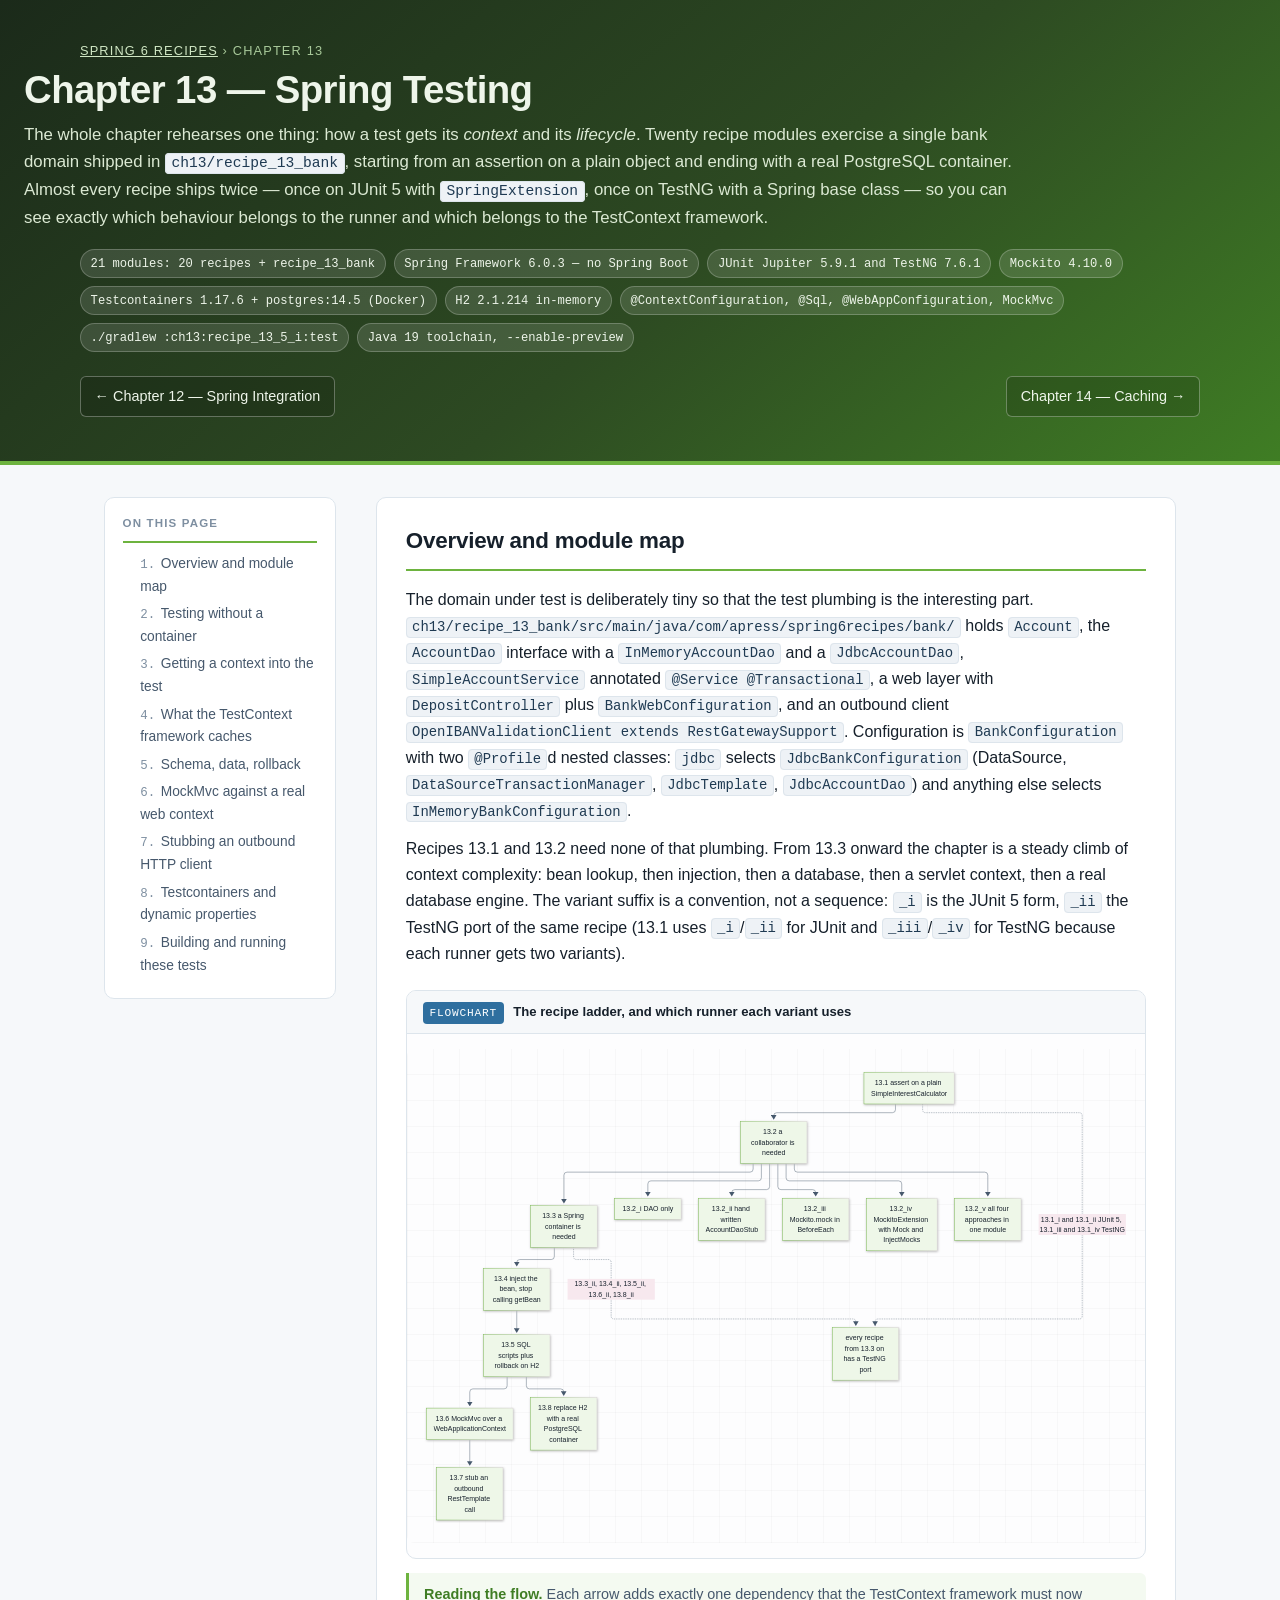
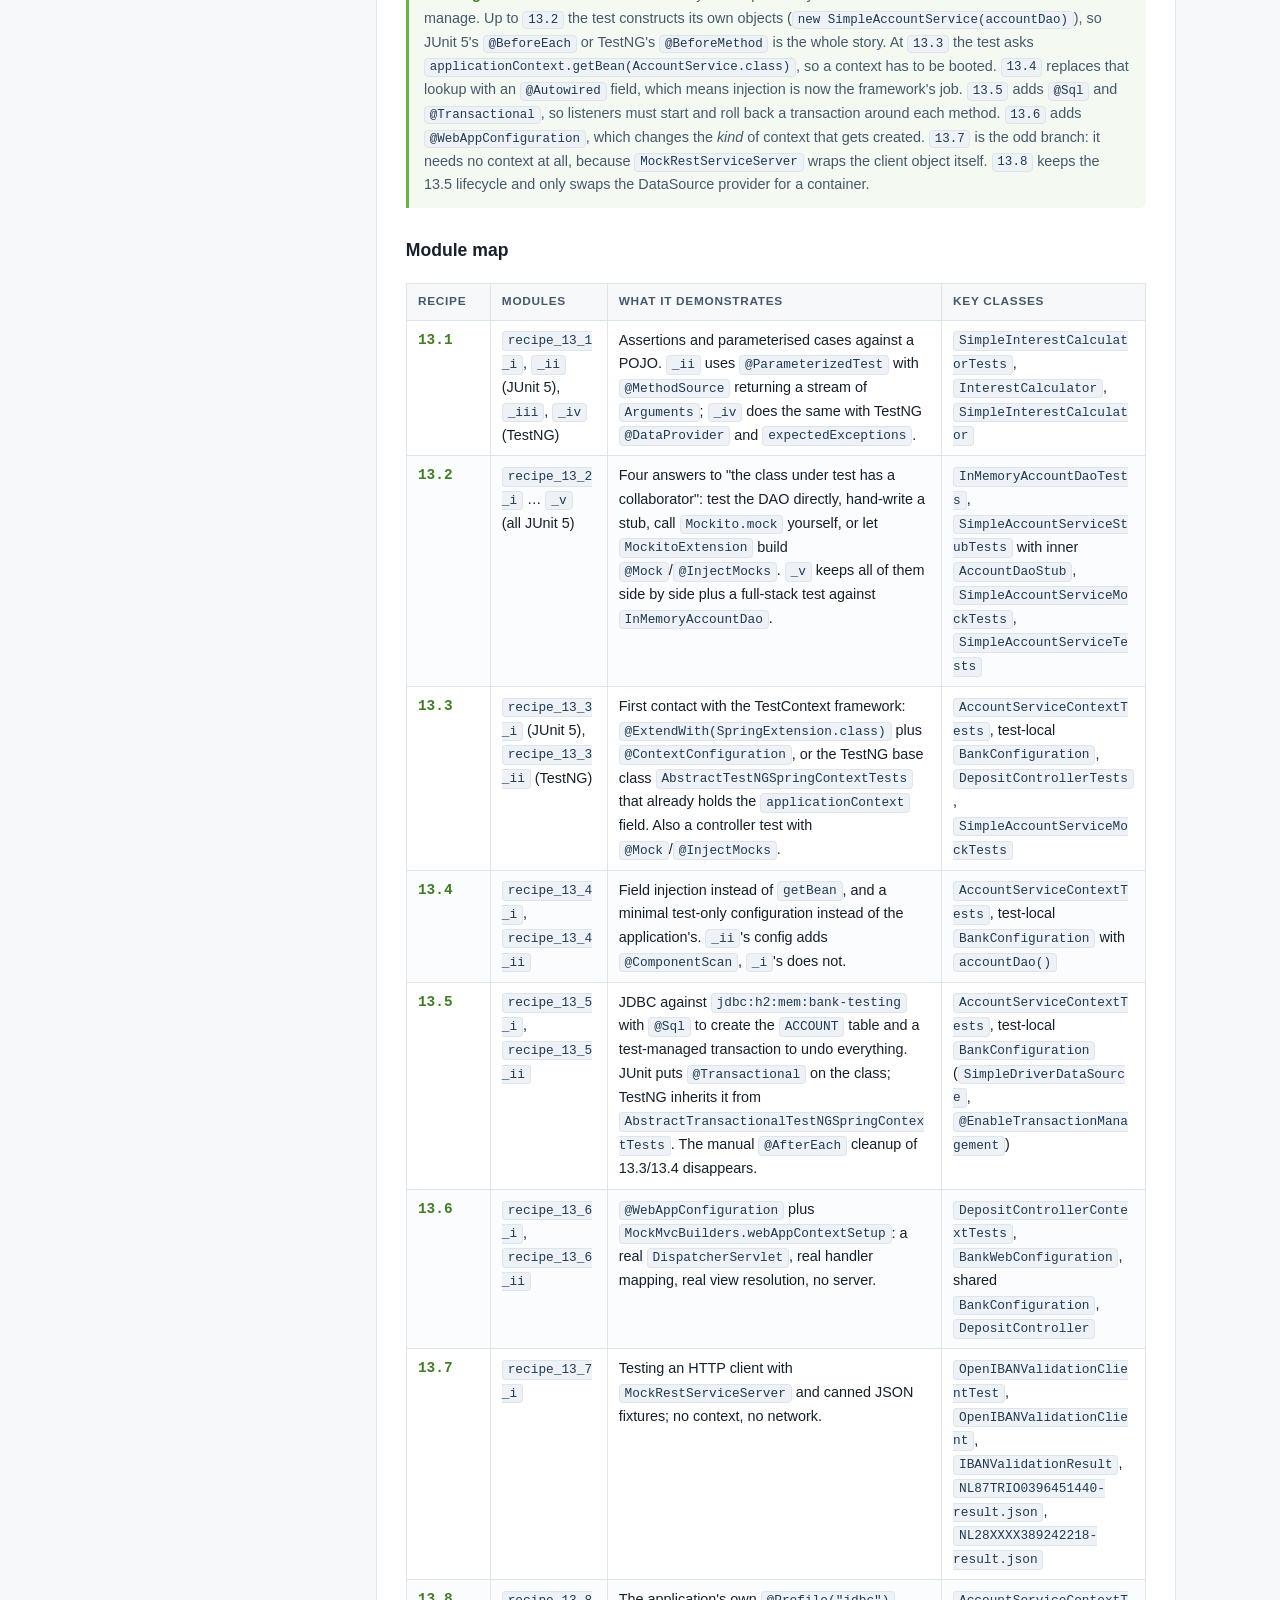
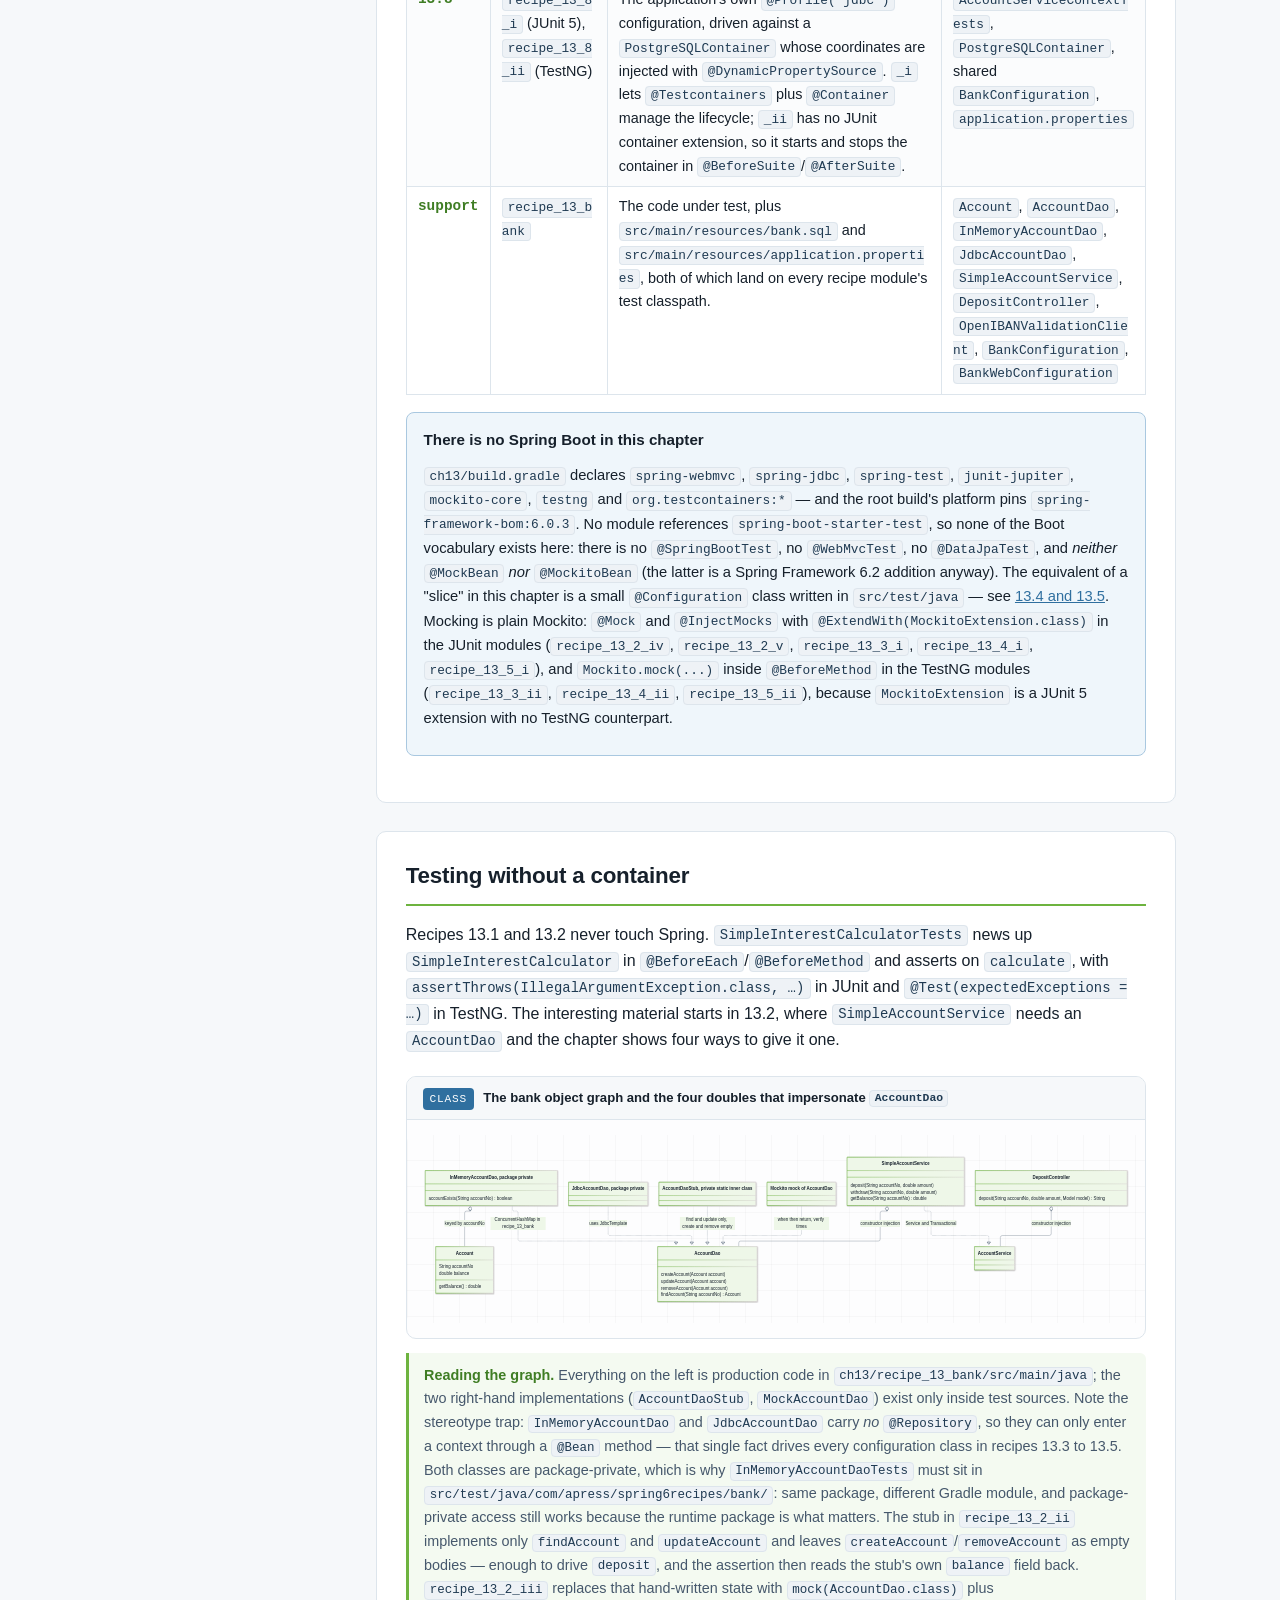
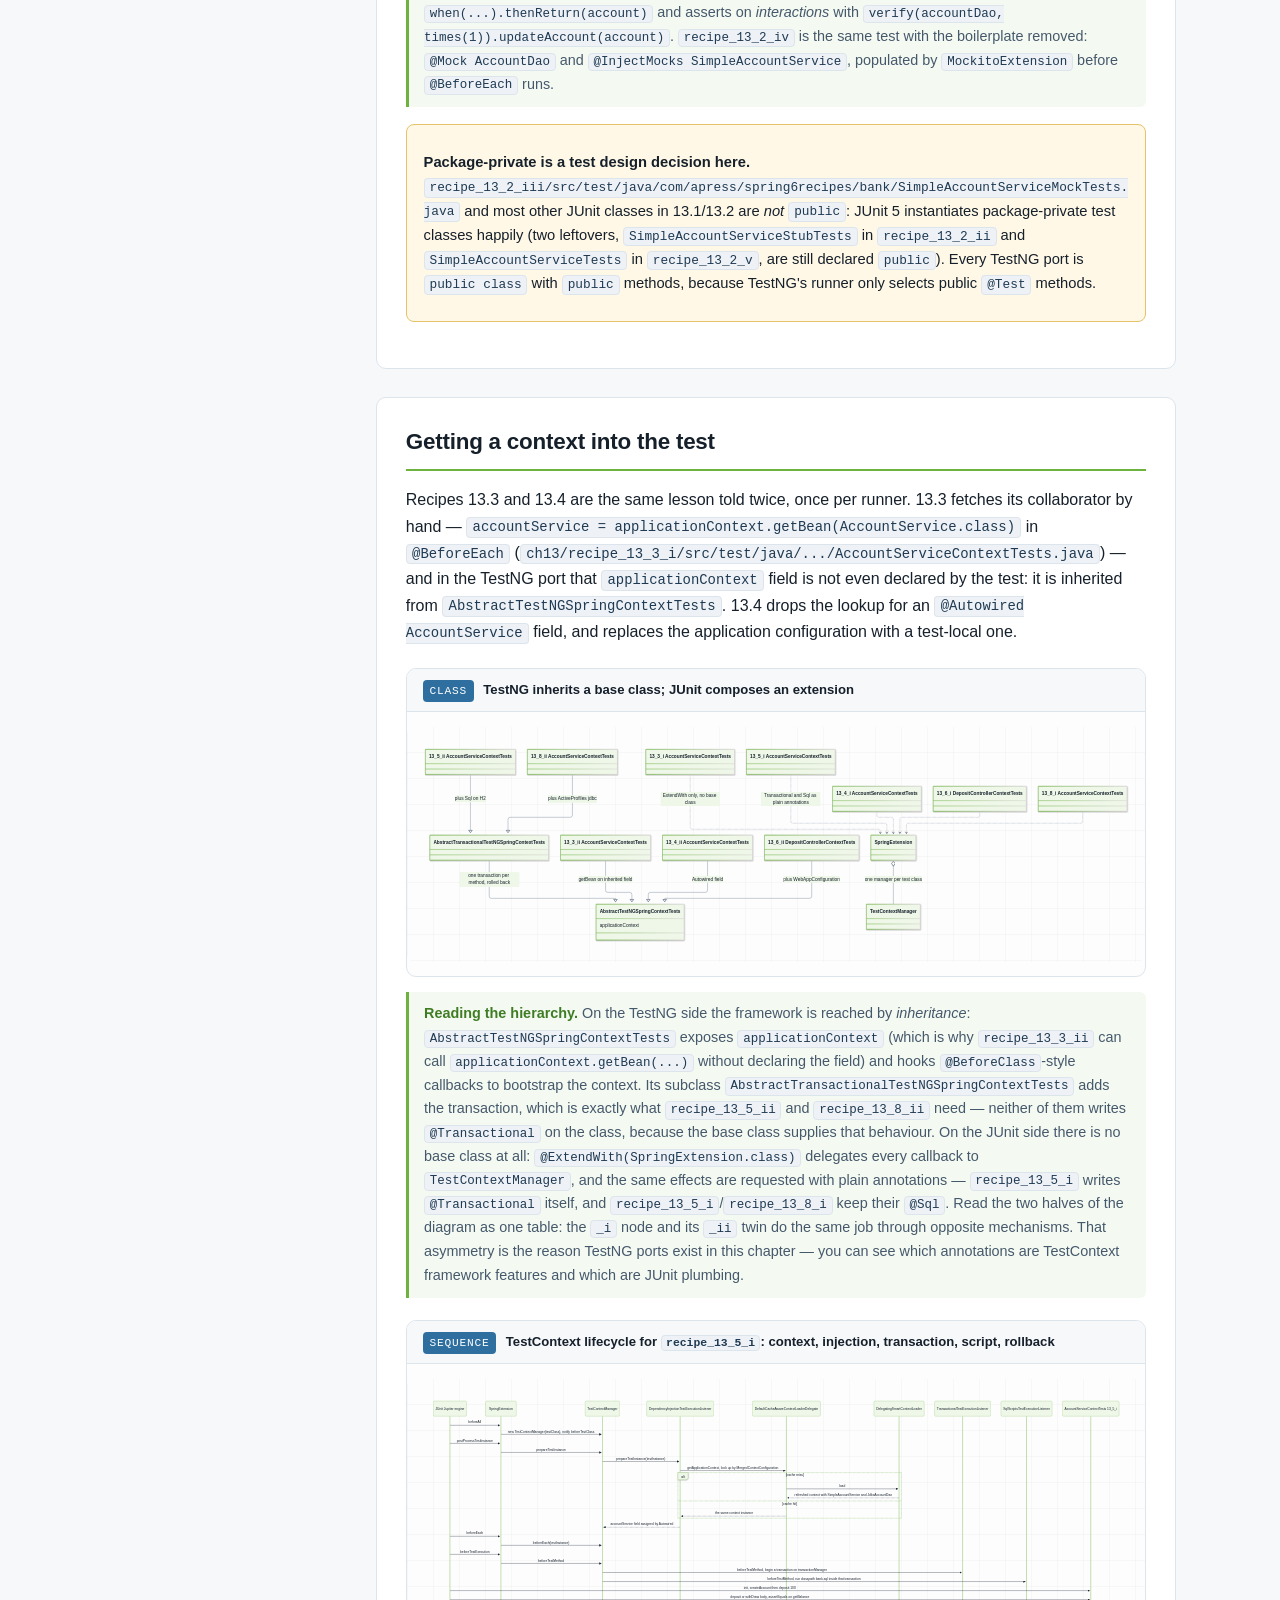
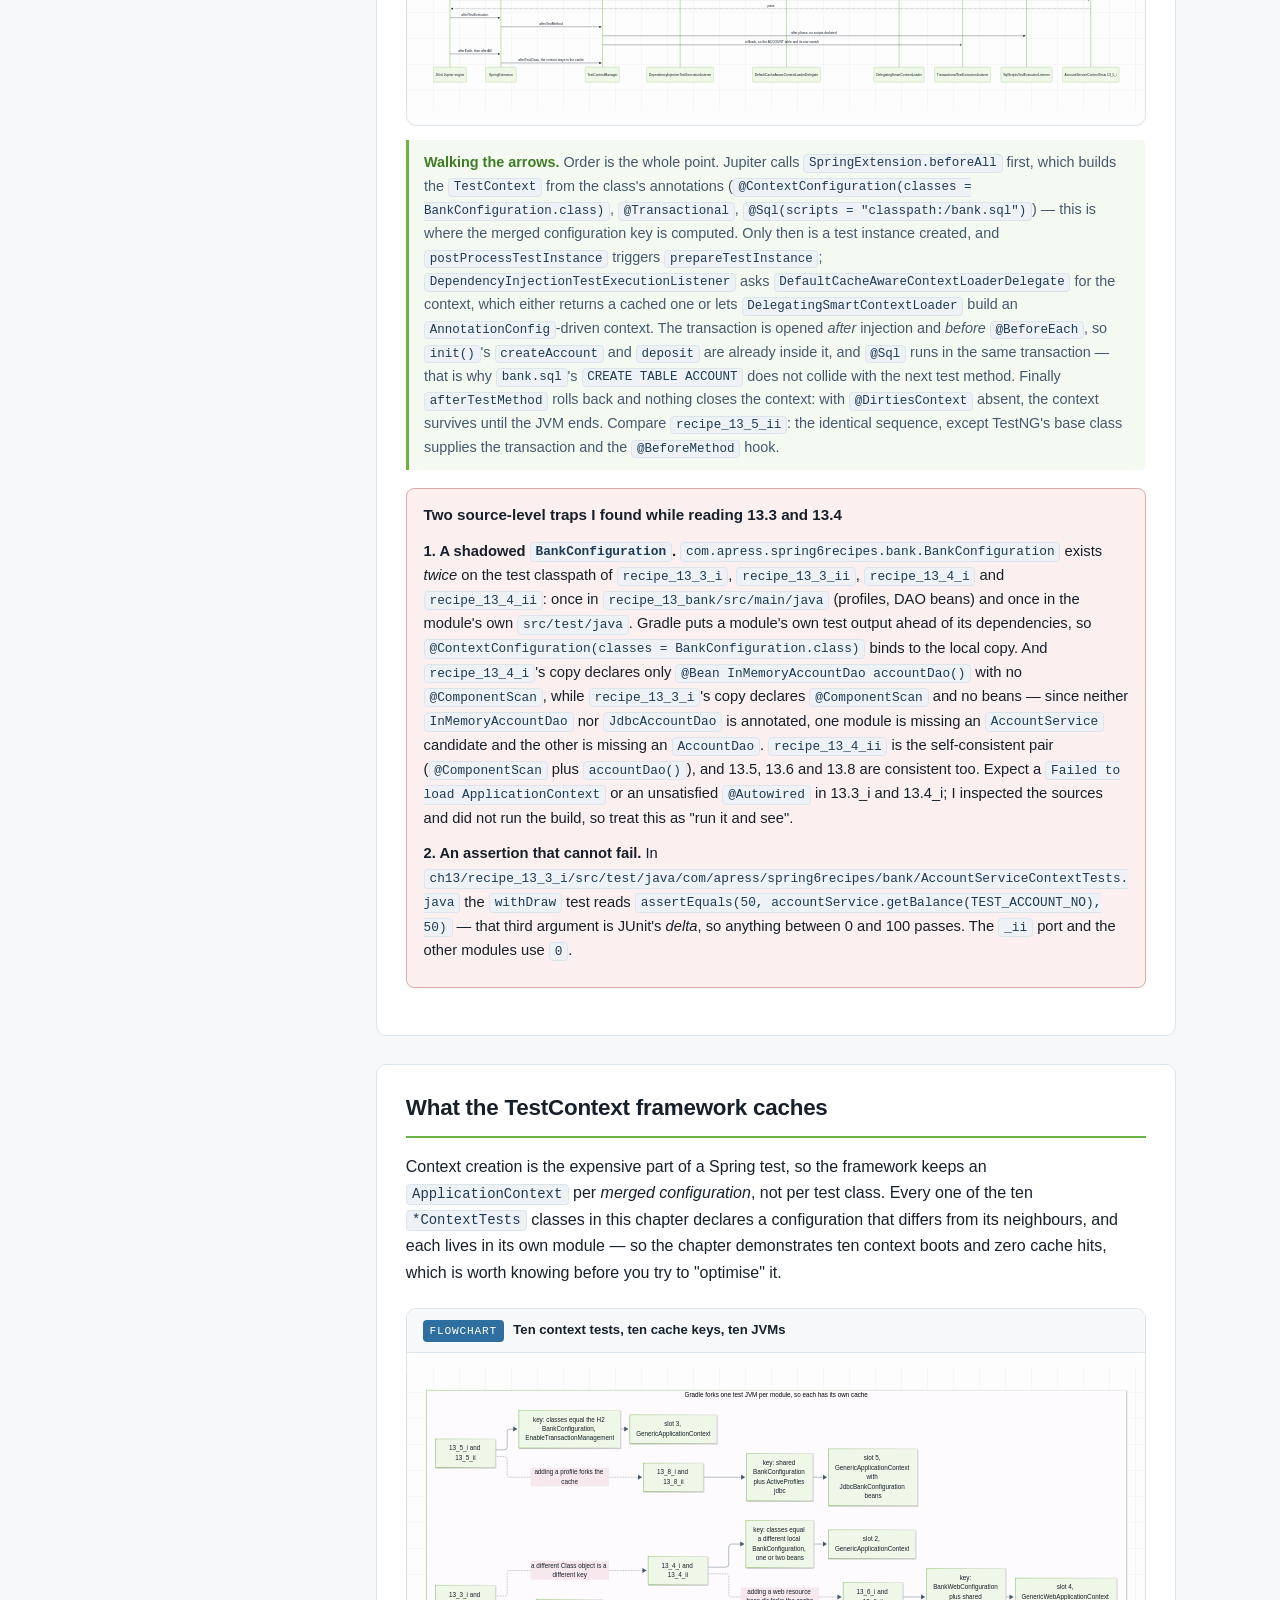
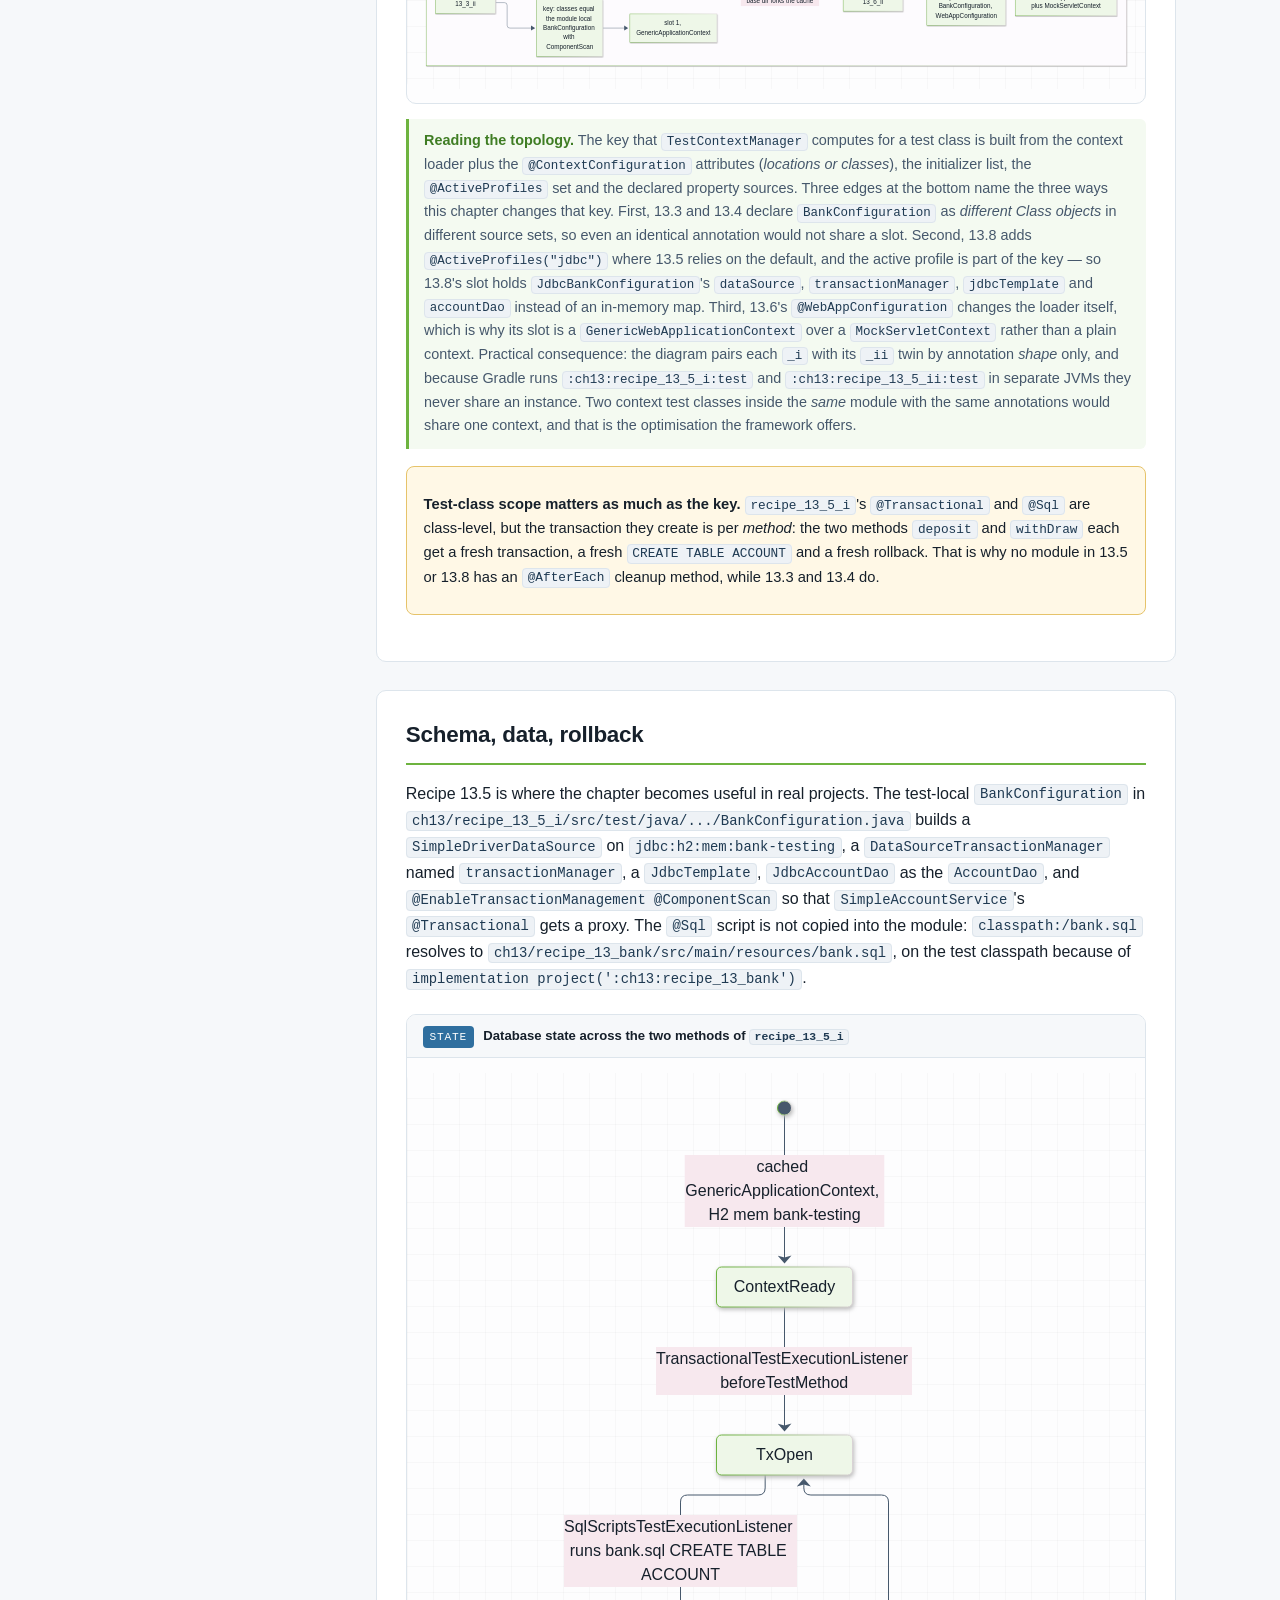
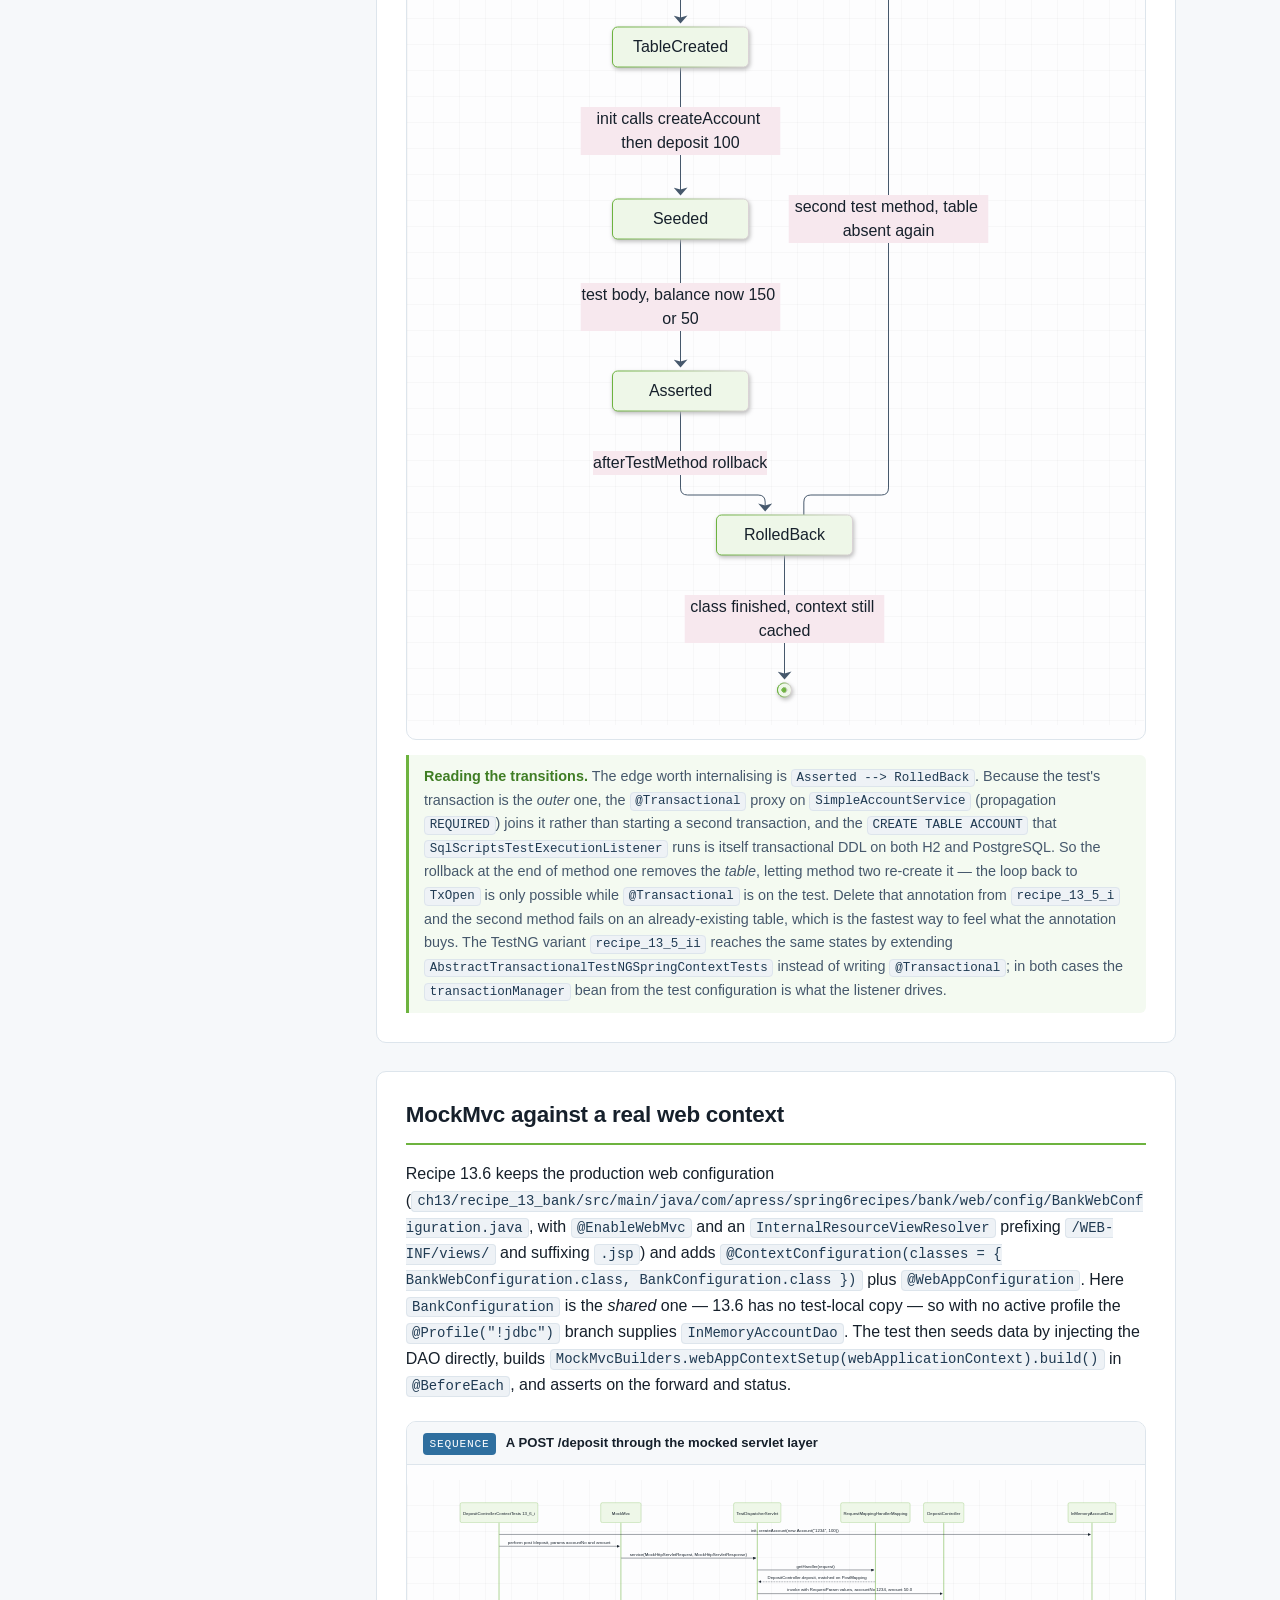
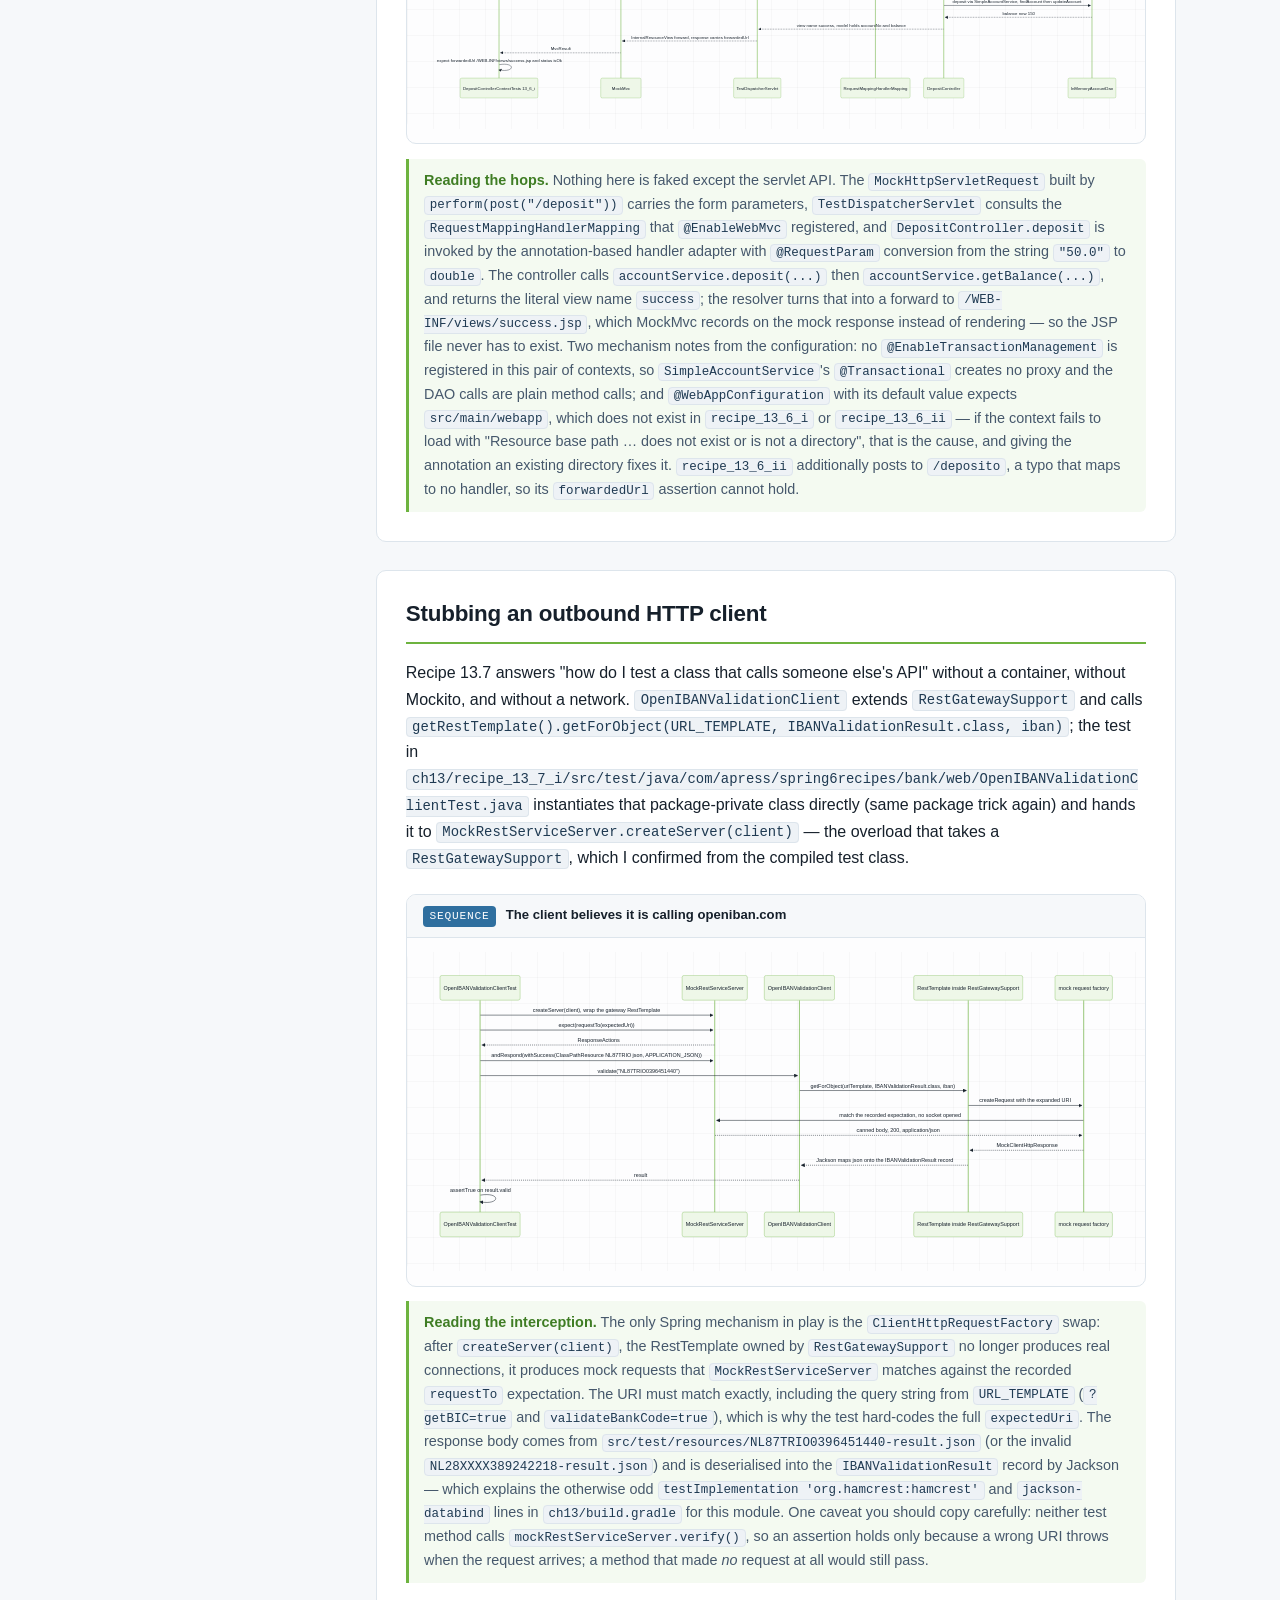
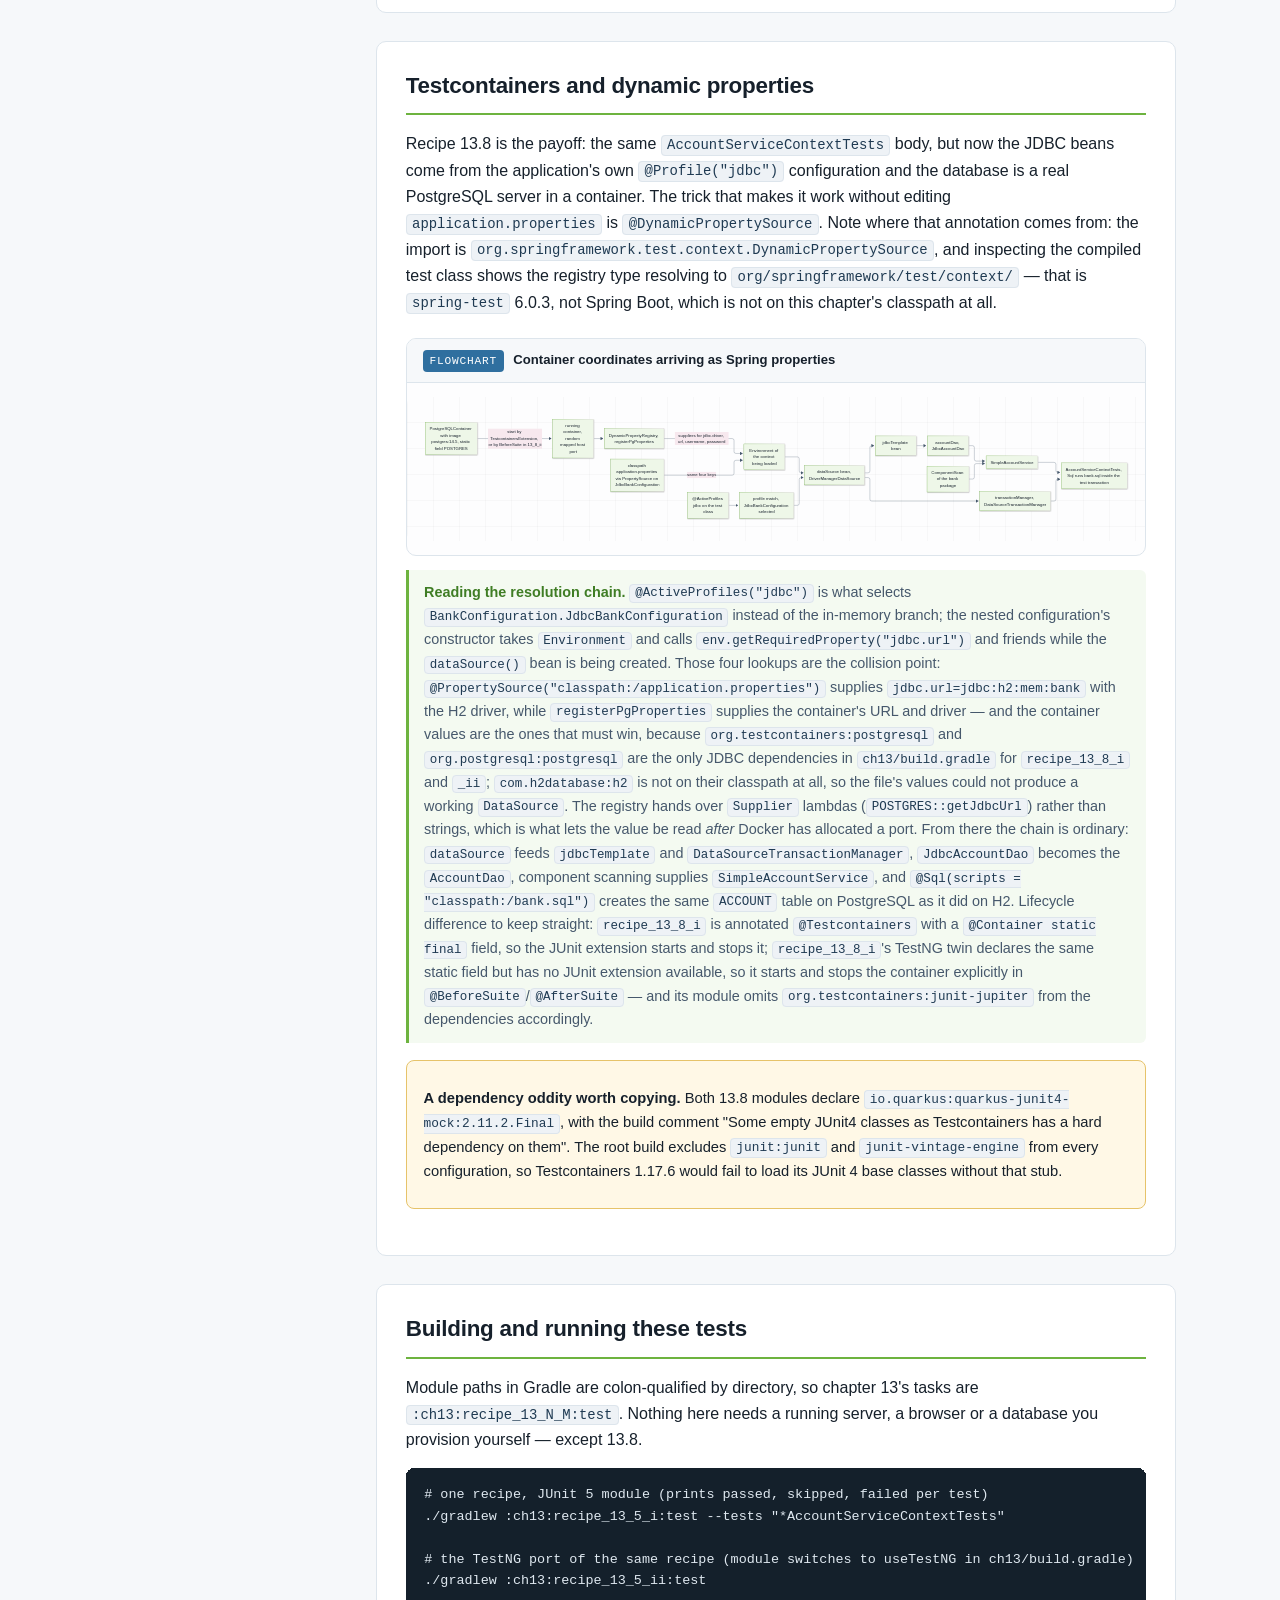
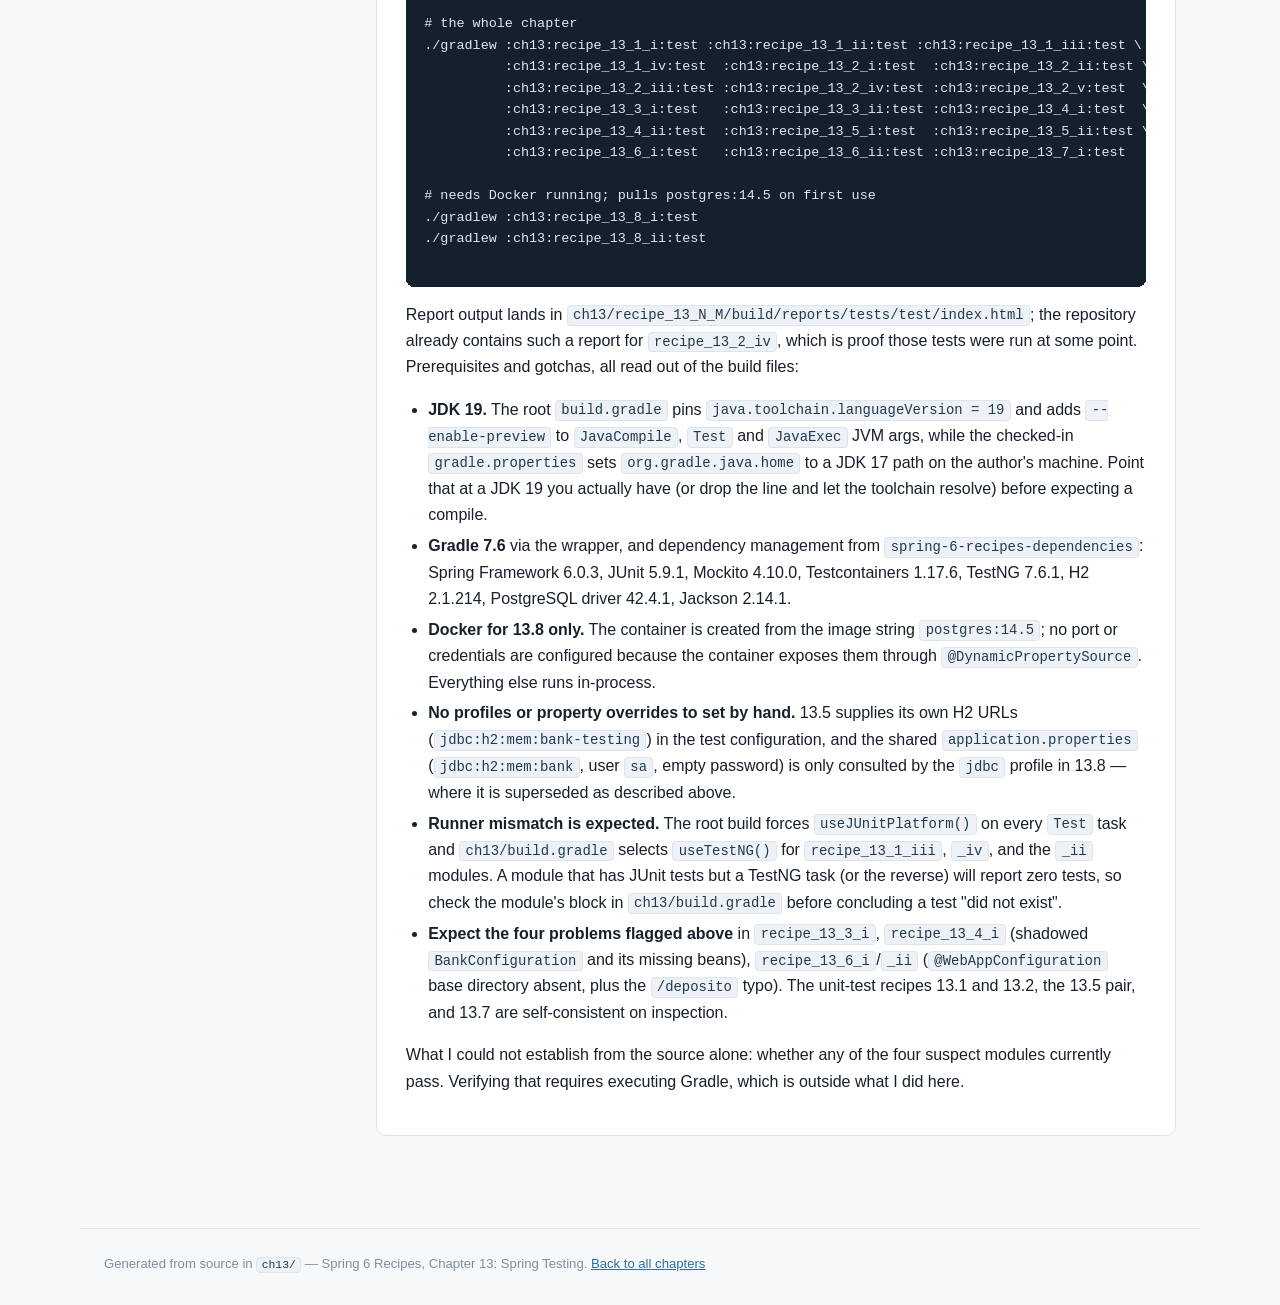
<file: docs/ch13/index.html>
<!DOCTYPE html>
<html lang="en">
<head>
<meta charset="utf-8">
<meta name="viewport" content="width=device-width, initial-scale=1">
<title>Chapter 13 — Spring Testing — Spring 6 Recipes</title>
<link rel="stylesheet" href="../assets/style.css">
<script src="../assets/mermaid.min.js"></script>
<script>
  mermaid.initialize({
    startOnLoad: true, securityLevel: 'loose', theme: 'base',
    themeVariables: {
      primaryColor: '#eef7e8', primaryBorderColor: '#6db33f', primaryTextColor: '#16202b',
      lineColor: '#46586c', fontFamily: 'Segoe UI, Helvetica, Arial, sans-serif'
    },
    flowchart: { curve: 'basis', htmlLabels: true, useMaxWidth: true },
    sequence: { useMaxWidth: true, showNotes: true }
  });
</script>
</head>
<body>
<header class="masthead">
  <div class="breadcrumb"><a href="../index.html">Spring 6 Recipes</a> &rsaquo; Chapter 13</div>
  <h1>Chapter 13 — Spring Testing</h1>
  <p class="lede">The whole chapter rehearses one thing: how a test gets its <em>context</em> and its
  <em>lifecycle</em>. Twenty recipe modules exercise a single bank domain shipped in
  <code>ch13/recipe_13_bank</code>, starting from an assertion on a plain object and ending with a real
  PostgreSQL container. Almost every recipe ships twice — once on JUnit&nbsp;5 with
  <code>SpringExtension</code>, once on TestNG with a Spring base class — so you can see exactly which
  behaviour belongs to the runner and which belongs to the TestContext framework.</p>
  <div class="chip-row">
    <span class="chip">21 modules: 20 recipes + recipe_13_bank</span>
    <span class="chip">Spring Framework 6.0.3 — no Spring Boot</span>
    <span class="chip">JUnit Jupiter 5.9.1 and TestNG 7.6.1</span>
    <span class="chip">Mockito 4.10.0</span>
    <span class="chip">Testcontainers 1.17.6 + postgres:14.5 (Docker)</span>
    <span class="chip">H2 2.1.214 in-memory</span>
    <span class="chip">@ContextConfiguration, @Sql, @WebAppConfiguration, MockMvc</span>
    <span class="chip">./gradlew :ch13:recipe_13_5_i:test</span>
    <span class="chip">Java 19 toolchain, --enable-preview</span>
  </div>
  <nav class="pager">
    <a href="../ch12/index.html">&larr; Chapter 12 — Spring Integration</a>
    <a href="../ch14/index.html">Chapter 14 — Caching &rarr;</a>
  </nav>
</header>
<div class="shell">
  <aside class="toc">
    <h2>On this page</h2>
    <ol>
      <li><a href="#overview">Overview and module map</a></li>
      <li><a href="#plain">Testing without a container</a></li>
      <li><a href="#bootstrap">Getting a context into the test</a></li>
      <li><a href="#cache">What the TestContext framework caches</a></li>
      <li><a href="#db">Schema, data, rollback</a></li>
      <li><a href="#web">MockMvc against a real web context</a></li>
      <li><a href="#client">Stubbing an outbound HTTP client</a></li>
      <li><a href="#containers">Testcontainers and dynamic properties</a></li>
      <li><a href="#running">Building and running these tests</a></li>
    </ol>
  </aside>
  <article>

    <section id="overview">
      <h2>Overview and module map</h2>
      <p>The domain under test is deliberately tiny so that the test plumbing is the interesting part.
      <code>ch13/recipe_13_bank/src/main/java/com/apress/spring6recipes/bank/</code> holds
      <code>Account</code>, the <code>AccountDao</code> interface with a <code>InMemoryAccountDao</code> and a
      <code>JdbcAccountDao</code>, <code>SimpleAccountService</code> annotated
      <code>@Service&nbsp;@Transactional</code>, a web layer with <code>DepositController</code> plus
      <code>BankWebConfiguration</code>, and an outbound client
      <code>OpenIBANValidationClient extends RestGatewaySupport</code>. Configuration is
      <code>BankConfiguration</code> with two <code>@Profile</code>d nested classes: <code>jdbc</code> selects
      <code>JdbcBankConfiguration</code> (DataSource, <code>DataSourceTransactionManager</code>,
      <code>JdbcTemplate</code>, <code>JdbcAccountDao</code>) and anything else selects
      <code>InMemoryBankConfiguration</code>.</p>
      <p>Recipes 13.1 and 13.2 need none of that plumbing. From 13.3 onward the chapter is a steady climb of
      context complexity: bean lookup, then injection, then a database, then a servlet context, then a real
      database engine. The variant suffix is a convention, not a sequence: <code>_i</code> is the JUnit&nbsp;5
      form, <code>_ii</code> the TestNG port of the same recipe (13.1 uses <code>_i</code>/<code>_ii</code> for
      JUnit and <code>_iii</code>/<code>_iv</code> for TestNG because each runner gets two variants).</p>

      <figure class="diagram">
        <figcaption><span class="tag">Flowchart</span>
          <span class="dtitle">The recipe ladder, and which runner each variant uses</span></figcaption>
        <pre class="mermaid">
flowchart TD
    r131["13.1 assert on a plain SimpleInterestCalculator"]
    r132["13.2 a collaborator is needed"]
    r133["13.3 a Spring container is needed"]
    r134["13.4 inject the bean, stop calling getBean"]
    r135["13.5 SQL scripts plus rollback on H2"]
    r136["13.6 MockMvc over a WebApplicationContext"]
    r137["13.7 stub an outbound RestTemplate call"]
    r138["13.8 replace H2 with a real PostgreSQL container"]

    r131 --&gt; r132 --&gt; r133 --&gt; r134 --&gt; r135 --&gt; r136
    r136 --&gt; r137
    r135 --&gt; r138

    r132 --&gt; v1["13.2_i DAO only"]
    r132 --&gt; v2["13.2_ii hand written AccountDaoStub"]
    r132 --&gt; v3["13.2_iii Mockito.mock in BeforeEach"]
    r132 --&gt; v4["13.2_iv MockitoExtension with Mock and InjectMocks"]
    r132 --&gt; v5["13.2_v all four approaches in one module"]

    r131 -."13.1_i and 13.1_ii JUnit 5, 13.1_iii and 13.1_iv TestNG".-&gt; lane["every recipe from 13.3 on has a TestNG port"]
    r133 -."13.3_ii, 13.4_ii, 13.5_ii, 13.6_ii, 13.8_ii".-&gt; lane
        </pre>
      </figure>
      <p class="reading"><strong>Reading the flow.</strong> Each arrow adds exactly one dependency that the
      TestContext framework must now manage. Up to <code>13.2</code> the test constructs its own objects
      (<code>new SimpleAccountService(accountDao)</code>), so JUnit 5's <code>@BeforeEach</code> or TestNG's
      <code>@BeforeMethod</code> is the whole story. At <code>13.3</code> the test asks
      <code>applicationContext.getBean(AccountService.class)</code>, so a context has to be booted.
      <code>13.4</code> replaces that lookup with an <code>@Autowired</code> field, which means injection is now
      the framework's job. <code>13.5</code> adds <code>@Sql</code> and <code>@Transactional</code>, so listeners
      must start and roll back a transaction around each method. <code>13.6</code> adds
      <code>@WebAppConfiguration</code>, which changes the <em>kind</em> of context that gets created.
      <code>13.7</code> is the odd branch: it needs no context at all, because
      <code>MockRestServiceServer</code> wraps the client object itself. <code>13.8</code> keeps the 13.5
      lifecycle and only swaps the DataSource provider for a container.</p>

      <h3>Module map</h3>
      <table>
        <thead>
        <tr><th>Recipe</th><th>Modules</th><th>What it demonstrates</th><th>Key classes</th></tr>
        </thead>
        <tbody>
        <tr>
          <td class="num">13.1</td>
          <td><code>recipe_13_1_i</code>, <code>_ii</code> (JUnit&nbsp;5), <code>_iii</code>, <code>_iv</code> (TestNG)</td>
          <td>Assertions and parameterised cases against a POJO. <code>_ii</code> uses
          <code>@ParameterizedTest</code> with <code>@MethodSource</code> returning a stream of
          <code>Arguments</code>; <code>_iv</code> does the same with TestNG <code>@DataProvider</code> and
          <code>expectedExceptions</code>.</td>
          <td><code>SimpleInterestCalculatorTests</code>, <code>InterestCalculator</code>,
          <code>SimpleInterestCalculator</code></td>
        </tr>
        <tr>
          <td class="num">13.2</td>
          <td><code>recipe_13_2_i</code> … <code>_v</code> (all JUnit&nbsp;5)</td>
          <td>Four answers to "the class under test has a collaborator": test the DAO directly, hand-write a
          stub, call <code>Mockito.mock</code> yourself, or let <code>MockitoExtension</code> build
          <code>@Mock</code>/<code>@InjectMocks</code>. <code>_v</code> keeps all of them side by side plus a
          full-stack test against <code>InMemoryAccountDao</code>.</td>
          <td><code>InMemoryAccountDaoTests</code>, <code>SimpleAccountServiceStubTests</code> with inner
          <code>AccountDaoStub</code>, <code>SimpleAccountServiceMockTests</code>,
          <code>SimpleAccountServiceTests</code></td>
        </tr>
        <tr>
          <td class="num">13.3</td>
          <td><code>recipe_13_3_i</code> (JUnit&nbsp;5), <code>recipe_13_3_ii</code> (TestNG)</td>
          <td>First contact with the TestContext framework: <code>@ExtendWith(SpringExtension.class)</code> plus
          <code>@ContextConfiguration</code>, or the TestNG base class
          <code>AbstractTestNGSpringContextTests</code> that already holds the <code>applicationContext</code>
          field. Also a controller test with <code>@Mock</code>/<code>@InjectMocks</code>.</td>
          <td><code>AccountServiceContextTests</code>, test-local <code>BankConfiguration</code>,
          <code>DepositControllerTests</code>, <code>SimpleAccountServiceMockTests</code></td>
        </tr>
        <tr>
          <td class="num">13.4</td>
          <td><code>recipe_13_4_i</code>, <code>recipe_13_4_ii</code></td>
          <td>Field injection instead of <code>getBean</code>, and a minimal test-only configuration instead of
          the application's. <code>_ii</code>'s config adds <code>@ComponentScan</code>, <code>_i</code>'s does
          not.</td>
          <td><code>AccountServiceContextTests</code>, test-local <code>BankConfiguration</code> with
          <code>accountDao()</code></td>
        </tr>
        <tr>
          <td class="num">13.5</td>
          <td><code>recipe_13_5_i</code>, <code>recipe_13_5_ii</code></td>
          <td>JDBC against <code>jdbc:h2:mem:bank-testing</code> with <code>@Sql</code> to create the
          <code>ACCOUNT</code> table and a test-managed transaction to undo everything. JUnit puts
          <code>@Transactional</code> on the class; TestNG inherits it from
          <code>AbstractTransactionalTestNGSpringContextTests</code>. The manual <code>@AfterEach</code> cleanup
          of 13.3/13.4 disappears.</td>
          <td><code>AccountServiceContextTests</code>, test-local <code>BankConfiguration</code>
          (<code>SimpleDriverDataSource</code>, <code>@EnableTransactionManagement</code>)</td>
        </tr>
        <tr>
          <td class="num">13.6</td>
          <td><code>recipe_13_6_i</code>, <code>recipe_13_6_ii</code></td>
          <td><code>@WebAppConfiguration</code> plus <code>MockMvcBuilders.webAppContextSetup</code>: a real
          <code>DispatcherServlet</code>, real handler mapping, real view resolution, no server.</td>
          <td><code>DepositControllerContextTests</code>, <code>BankWebConfiguration</code>, shared
          <code>BankConfiguration</code>, <code>DepositController</code></td>
        </tr>
        <tr>
          <td class="num">13.7</td>
          <td><code>recipe_13_7_i</code></td>
          <td>Testing an HTTP client with <code>MockRestServiceServer</code> and canned JSON fixtures; no
          context, no network.</td>
          <td><code>OpenIBANValidationClientTest</code>, <code>OpenIBANValidationClient</code>,
          <code>IBANValidationResult</code>, <code>NL87TRIO0396451440-result.json</code>,
          <code>NL28XXXX389242218-result.json</code></td>
        </tr>
        <tr>
          <td class="num">13.8</td>
          <td><code>recipe_13_8_i</code> (JUnit&nbsp;5), <code>recipe_13_8_ii</code> (TestNG)</td>
          <td>The application's own <code>@Profile("jdbc")</code> configuration, driven against a
          <code>PostgreSQLContainer</code> whose coordinates are injected with
          <code>@DynamicPropertySource</code>. <code>_i</code> lets <code>@Testcontainers</code> plus
          <code>@Container</code> manage the lifecycle; <code>_ii</code> has no JUnit container extension, so it
          starts and stops the container in <code>@BeforeSuite</code>/<code>@AfterSuite</code>.</td>
          <td><code>AccountServiceContextTests</code>, <code>PostgreSQLContainer</code>, shared
          <code>BankConfiguration</code>, <code>application.properties</code></td>
        </tr>
        <tr>
          <td class="num">support</td>
          <td><code>recipe_13_bank</code></td>
          <td>The code under test, plus <code>src/main/resources/bank.sql</code> and
          <code>src/main/resources/application.properties</code>, both of which land on every recipe module's
          test classpath.</td>
          <td><code>Account</code>, <code>AccountDao</code>, <code>InMemoryAccountDao</code>,
          <code>JdbcAccountDao</code>, <code>SimpleAccountService</code>, <code>DepositController</code>,
          <code>OpenIBANValidationClient</code>, <code>BankConfiguration</code>,
          <code>BankWebConfiguration</code></td>
        </tr>
        </tbody>
      </table>

      <div class="callout info">
        <h4>There is no Spring Boot in this chapter</h4>
        <p><code>ch13/build.gradle</code> declares <code>spring-webmvc</code>, <code>spring-jdbc</code>,
        <code>spring-test</code>, <code>junit-jupiter</code>, <code>mockito-core</code>, <code>testng</code> and
        <code>org.testcontainers:*</code> — and the root build's platform pins
        <code>spring-framework-bom:6.0.3</code>. No module references <code>spring-boot-starter-test</code>, so
        none of the Boot vocabulary exists here: there is no <code>@SpringBootTest</code>, no
        <code>@WebMvcTest</code>, no <code>@DataJpaTest</code>, and <em>neither</em> <code>@MockBean</code>
        <em>nor</em> <code>@MockitoBean</code> (the latter is a Spring Framework 6.2 addition anyway). The
        equivalent of a "slice" in this chapter is a small <code>@Configuration</code> class written in
        <code>src/test/java</code> — see <a href="#bootstrap">13.4 and 13.5</a>. Mocking is plain Mockito:
        <code>@Mock</code> and <code>@InjectMocks</code> with
        <code>@ExtendWith(MockitoExtension.class)</code> in the JUnit modules
        (<code>recipe_13_2_iv</code>, <code>recipe_13_2_v</code>, <code>recipe_13_3_i</code>,
        <code>recipe_13_4_i</code>, <code>recipe_13_5_i</code>), and <code>Mockito.mock(...)</code> inside
        <code>@BeforeMethod</code> in the TestNG modules (<code>recipe_13_3_ii</code>,
        <code>recipe_13_4_ii</code>, <code>recipe_13_5_ii</code>), because
        <code>MockitoExtension</code> is a JUnit&nbsp;5 extension with no TestNG counterpart.</p>
      </div>
    </section>

    <section id="plain">
      <h2>Testing without a container</h2>
      <p>Recipes 13.1 and 13.2 never touch Spring. <code>SimpleInterestCalculatorTests</code> news up
      <code>SimpleInterestCalculator</code> in <code>@BeforeEach</code>/<code>@BeforeMethod</code> and asserts on
      <code>calculate</code>, with <code>assertThrows(IllegalArgumentException.class, …)</code> in JUnit and
      <code>@Test(expectedExceptions = …)</code> in TestNG. The interesting material starts in 13.2, where
      <code>SimpleAccountService</code> needs an <code>AccountDao</code> and the chapter shows four ways to give
      it one.</p>

      <figure class="diagram">
        <figcaption><span class="tag">Class</span>
          <span class="dtitle">The bank object graph and the four doubles that impersonate <code>AccountDao</code></span></figcaption>
        <pre class="mermaid">
classDiagram
    class Account {
        String accountNo
        double balance
        getBalance() double
    }
    class AccountDao {
        createAccount(Account account)
        updateAccount(Account account)
        removeAccount(Account account)
        findAccount(String accountNo) Account
    }
    class InMemoryAccountDao["InMemoryAccountDao, package private"] {
        accountExists(String accountNo) boolean
    }
    class JdbcAccountDao["JdbcAccountDao, package private"]
    class AccountDaoStub["AccountDaoStub, private static inner class"]
    class MockAccountDao["Mockito mock of AccountDao"]
    class AccountService
    class SimpleAccountService {
        deposit(String accountNo, double amount)
        withdraw(String accountNo, double amount)
        getBalance(String accountNo) double
    }
    class DepositController {
        deposit(String accountNo, double amount, Model model) String
    }
    InMemoryAccountDao ..|&gt; AccountDao : ConcurrentHashMap in recipe_13_bank
    JdbcAccountDao ..|&gt; AccountDao : uses JdbcTemplate
    AccountDaoStub ..|&gt; AccountDao : find and update only, create and remove empty
    MockAccountDao ..|&gt; AccountDao : when then return, verify times
    SimpleAccountService ..|&gt; AccountService : Service and Transactional
    SimpleAccountService o-- AccountDao : constructor injection
    DepositController o-- AccountService : constructor injection
    InMemoryAccountDao o-- Account : keyed by accountNo
        </pre>
      </figure>
      <p class="reading"><strong>Reading the graph.</strong> Everything on the left is production code in
      <code>ch13/recipe_13_bank/src/main/java</code>; the two right-hand implementations
      (<code>AccountDaoStub</code>, <code>MockAccountDao</code>) exist only inside test sources. Note the
      stereotype trap: <code>InMemoryAccountDao</code> and <code>JdbcAccountDao</code> carry <em>no</em>
      <code>@Repository</code>, so they can only enter a context through a <code>@Bean</code> method — that single
      fact drives every configuration class in recipes 13.3 to 13.5. Both classes are package-private, which is
      why <code>InMemoryAccountDaoTests</code> must sit in
      <code>src/test/java/com/apress/spring6recipes/bank/</code>: same package, different Gradle module, and
      package-private access still works because the runtime package is what matters. The stub in
      <code>recipe_13_2_ii</code> implements only <code>findAccount</code> and <code>updateAccount</code> and
      leaves <code>createAccount</code>/<code>removeAccount</code> as empty bodies — enough to drive
      <code>deposit</code>, and the assertion then reads the stub's own <code>balance</code> field back.
      <code>recipe_13_2_iii</code> replaces that hand-written state with <code>mock(AccountDao.class)</code> plus
      <code>when(...).thenReturn(account)</code> and asserts on <em>interactions</em> with
      <code>verify(accountDao, times(1)).updateAccount(account)</code>. <code>recipe_13_2_iv</code> is the same
      test with the boilerplate removed: <code>@Mock AccountDao</code> and
      <code>@InjectMocks SimpleAccountService</code>, populated by <code>MockitoExtension</code> before
      <code>@BeforeEach</code> runs.</p>

      <div class="note">
        <p><strong>Package-private is a test design decision here.</strong>
        <code>recipe_13_2_iii/src/test/java/com/apress/spring6recipes/bank/SimpleAccountServiceMockTests.java</code>
        and most other JUnit classes in 13.1/13.2 are <em>not</em> <code>public</code>: JUnit&nbsp;5 instantiates
        package-private test classes happily (two leftovers, <code>SimpleAccountServiceStubTests</code> in
        <code>recipe_13_2_ii</code> and <code>SimpleAccountServiceTests</code> in <code>recipe_13_2_v</code>, are
        still declared <code>public</code>). Every TestNG port is <code>public class</code> with
        <code>public</code> methods, because TestNG's runner only selects public <code>@Test</code> methods.</p>
      </div>
    </section>

    <section id="bootstrap">
      <h2>Getting a context into the test</h2>
      <p>Recipes 13.3 and 13.4 are the same lesson told twice, once per runner. 13.3 fetches its collaborator by
      hand — <code>accountService = applicationContext.getBean(AccountService.class)</code> in
      <code>@BeforeEach</code> (<code>ch13/recipe_13_3_i/src/test/java/.../AccountServiceContextTests.java</code>)
      — and in the TestNG port that <code>applicationContext</code> field is not even declared by the test: it is
      inherited from <code>AbstractTestNGSpringContextTests</code>. 13.4 drops the lookup for an
      <code>@Autowired AccountService</code> field, and replaces the application configuration with a test-local
      one.</p>

      <figure class="diagram">
        <figcaption><span class="tag">Class</span>
          <span class="dtitle">TestNG inherits a base class; JUnit composes an extension</span></figcaption>
        <pre class="mermaid">
classDiagram
    class AbstractTestNGSpringContextTests {
        applicationContext
    }
    class AbstractTransactionalTestNGSpringContextTests
    AbstractTransactionalTestNGSpringContextTests --|&gt; AbstractTestNGSpringContextTests : one transaction per method, rolled back
    class T13_3_ii["13_3_ii AccountServiceContextTests"]
    class T13_4_ii["13_4_ii AccountServiceContextTests"]
    class W13_6_ii["13_6_ii DepositControllerContextTests"]
    T13_3_ii --|&gt; AbstractTestNGSpringContextTests : getBean on inherited field
    T13_4_ii --|&gt; AbstractTestNGSpringContextTests : Autowired field
    W13_6_ii --|&gt; AbstractTestNGSpringContextTests : plus WebAppConfiguration
    class T13_5_ii["13_5_ii AccountServiceContextTests"]
    class T13_8_ii["13_8_ii AccountServiceContextTests"]
    T13_5_ii --|&gt; AbstractTransactionalTestNGSpringContextTests : plus Sql on H2
    T13_8_ii --|&gt; AbstractTransactionalTestNGSpringContextTests : plus ActiveProfiles jdbc
    class SpringExtension
    class TestContextManager
    SpringExtension o-- TestContextManager : one manager per test class
    class J13_3_i["13_3_i AccountServiceContextTests"]
    class J13_4_i["13_4_i AccountServiceContextTests"]
    class J13_5_i["13_5_i AccountServiceContextTests"]
    class J13_6_i["13_6_i DepositControllerContextTests"]
    class J13_8_i["13_8_i AccountServiceContextTests"]
    J13_3_i ..&gt; SpringExtension : ExtendWith only, no base class
    J13_4_i ..&gt; SpringExtension
    J13_5_i ..&gt; SpringExtension : Transactional and Sql as plain annotations
    J13_6_i ..&gt; SpringExtension
    J13_8_i ..&gt; SpringExtension
        </pre>
      </figure>
      <p class="reading"><strong>Reading the hierarchy.</strong> On the TestNG side the framework is reached by
      <em>inheritance</em>: <code>AbstractTestNGSpringContextTests</code> exposes
      <code>applicationContext</code> (which is why <code>recipe_13_3_ii</code> can call
      <code>applicationContext.getBean(...)</code> without declaring the field) and hooks
      <code>@BeforeClass</code>-style callbacks to bootstrap the context. Its subclass
      <code>AbstractTransactionalTestNGSpringContextTests</code> adds the transaction, which is exactly what
      <code>recipe_13_5_ii</code> and <code>recipe_13_8_ii</code> need — neither of them writes
      <code>@Transactional</code> on the class, because the base class supplies that behaviour. On the JUnit side
      there is no base class at all: <code>@ExtendWith(SpringExtension.class)</code> delegates every callback to
      <code>TestContextManager</code>, and the same effects are requested with plain annotations —
      <code>recipe_13_5_i</code> writes <code>@Transactional</code> itself, and
      <code>recipe_13_5_i</code>/<code>recipe_13_8_i</code> keep their <code>@Sql</code>. Read the two halves of
      the diagram as one table: the <code>_i</code> node and its <code>_ii</code> twin do the same job through
      opposite mechanisms. That asymmetry is the reason TestNG ports exist in this chapter — you can see which
      annotations are TestContext framework features and which are JUnit plumbing.</p>

      <figure class="diagram">
        <figcaption><span class="tag">Sequence</span>
          <span class="dtitle">TestContext lifecycle for <code>recipe_13_5_i</code>: context, injection, transaction, script, rollback</span></figcaption>
        <pre class="mermaid">
sequenceDiagram
    participant J as JUnit Jupiter engine
    participant X as SpringExtension
    participant M as TestContextManager
    participant I as DependencyInjectionTestExecutionListener
    participant G as DefaultCacheAwareContextLoaderDelegate
    participant D as DelegatingSmartContextLoader
    participant T as TransactionalTestExecutionListener
    participant Q as SqlScriptsTestExecutionListener
    participant C as AccountServiceContextTests 13_5_i
    J-&gt;&gt;X: beforeAll
    X-&gt;&gt;M: new TestContextManager(testClass), notify beforeTestClass
    J-&gt;&gt;X: postProcessTestInstance
    X-&gt;&gt;M: prepareTestInstance
    M-&gt;&gt;I: prepareTestInstance(testInstance)
    I-&gt;&gt;G: getApplicationContext, look up by MergedContextConfiguration
    alt cache miss
        G-&gt;&gt;D: load
        D--&gt;&gt;G: refreshed context with SimpleAccountService and JdbcAccountDao
    else cache hit
        G--&gt;&gt;I: the same context instance
    end
    I--&gt;&gt;M: accountService field assigned by Autowired
    J-&gt;&gt;X: beforeEach
    X-&gt;&gt;M: beforeEach(testInstance)
    J-&gt;&gt;X: beforeTestExecution
    X-&gt;&gt;M: beforeTestMethod
    M-&gt;&gt;T: beforeTestMethod, begin a transaction on transactionManager
    M-&gt;&gt;Q: beforeTestMethod, run classpath bank.sql inside that transaction
    J-&gt;&gt;C: init, createAccount then deposit 100
    J-&gt;&gt;C: deposit or withDraw body, assertEquals on getBalance
    C--&gt;&gt;J: pass
    J-&gt;&gt;X: afterTestExecution
    X-&gt;&gt;M: afterTestMethod
    M-&gt;&gt;Q: after phase, no scripts declared
    M-&gt;&gt;T: rollback, so the ACCOUNT table and its row vanish
    J-&gt;&gt;X: afterEach, then afterAll
    X-&gt;&gt;M: afterTestClass, the context stays in the cache
        </pre>
      </figure>
      <p class="reading"><strong>Walking the arrows.</strong> Order is the whole point. Jupiter calls
      <code>SpringExtension.beforeAll</code> first, which builds the <code>TestContext</code> from the class's
      annotations (<code>@ContextConfiguration(classes = BankConfiguration.class)</code>,
      <code>@Transactional</code>, <code>@Sql(scripts = "classpath:/bank.sql")</code>) — this is where the merged
      configuration key is computed. Only then is a test instance created, and
      <code>postProcessTestInstance</code> triggers <code>prepareTestInstance</code>;
      <code>DependencyInjectionTestExecutionListener</code> asks
      <code>DefaultCacheAwareContextLoaderDelegate</code> for the context, which either returns a cached one or
      lets <code>DelegatingSmartContextLoader</code> build an <code>AnnotationConfig</code>-driven context. The
      transaction is opened <em>after</em> injection and <em>before</em> <code>@BeforeEach</code>, so
      <code>init()</code>'s <code>createAccount</code> and <code>deposit</code> are already inside it, and
      <code>@Sql</code> runs in the same transaction — that is why <code>bank.sql</code>'s
      <code>CREATE TABLE ACCOUNT</code> does not collide with the next test method. Finally
      <code>afterTestMethod</code> rolls back and nothing closes the context: with
      <code>@DirtiesContext</code> absent, the context survives until the JVM ends. Compare
      <code>recipe_13_5_ii</code>: the identical sequence, except TestNG's base class supplies the transaction and
      the <code>@BeforeMethod</code> hook.</p>

      <div class="callout danger">
        <h4>Two source-level traps I found while reading 13.3 and 13.4</h4>
        <p><strong>1. A shadowed <code>BankConfiguration</code>.</strong>
        <code>com.apress.spring6recipes.bank.BankConfiguration</code> exists <em>twice</em> on the test classpath of
        <code>recipe_13_3_i</code>, <code>recipe_13_3_ii</code>, <code>recipe_13_4_i</code> and
        <code>recipe_13_4_ii</code>: once in <code>recipe_13_bank/src/main/java</code> (profiles, DAO beans) and
        once in the module's own <code>src/test/java</code>. Gradle puts a module's own test output ahead of its
        dependencies, so <code>@ContextConfiguration(classes = BankConfiguration.class)</code> binds to the local
        copy. And <code>recipe_13_4_i</code>'s copy declares only <code>@Bean InMemoryAccountDao accountDao()</code>
        with no <code>@ComponentScan</code>, while <code>recipe_13_3_i</code>'s copy declares
        <code>@ComponentScan</code> and no beans — since neither <code>InMemoryAccountDao</code> nor
        <code>JdbcAccountDao</code> is annotated, one module is missing an <code>AccountService</code> candidate and
        the other is missing an <code>AccountDao</code>. <code>recipe_13_4_ii</code> is the self-consistent pair
        (<code>@ComponentScan</code> plus <code>accountDao()</code>), and 13.5, 13.6 and 13.8 are consistent too.
        Expect a <code>Failed to load ApplicationContext</code> or an unsatisfied <code>@Autowired</code> in 13.3_i
        and 13.4_i; I inspected the sources and did not run the build, so treat this as "run it and see".</p>
        <p><strong>2. An assertion that cannot fail.</strong> In
        <code>ch13/recipe_13_3_i/src/test/java/com/apress/spring6recipes/bank/AccountServiceContextTests.java</code>
        the <code>withDraw</code> test reads <code>assertEquals(50, accountService.getBalance(TEST_ACCOUNT_NO), 50)</code>
        — that third argument is JUnit's <em>delta</em>, so anything between 0 and 100 passes. The <code>_ii</code>
        port and the other modules use <code>0</code>.</p>
      </div>
    </section>

    <section id="cache">
      <h2>What the TestContext framework caches</h2>
      <p>Context creation is the expensive part of a Spring test, so the framework keeps an
      <code>ApplicationContext</code> per <em>merged configuration</em>, not per test class. Every one of the ten
      <code>*ContextTests</code> classes in this chapter declares a configuration that differs from its neighbours,
      and each lives in its own module — so the chapter demonstrates ten context boots and zero cache hits, which
      is worth knowing before you try to "optimise" it.</p>

      <figure class="diagram">
        <figcaption><span class="tag">Flowchart</span>
          <span class="dtitle">Ten context tests, ten cache keys, ten JVMs</span></figcaption>
        <pre class="mermaid">
flowchart LR
    subgraph jvm["Gradle forks one test JVM per module, so each has its own cache"]
        c33["13_3_i and 13_3_ii"] --&gt; k33["key: classes equal the module local BankConfiguration with ComponentScan"]
        c34["13_4_i and 13_4_ii"] --&gt; k34["key: classes equal a different local BankConfiguration, one or two beans"]
        c55["13_5_i and 13_5_ii"] --&gt; k55["key: classes equal the H2 BankConfiguration, EnableTransactionManagement"]
        c66["13_6_i and 13_6_ii"] --&gt; k66["key: BankWebConfiguration plus shared BankConfiguration, WebAppConfiguration"]
        c88["13_8_i and 13_8_ii"] --&gt; k88["key: shared BankConfiguration plus ActiveProfiles jdbc"]
        k33 --&gt; s1["slot 1, GenericApplicationContext"]
        k34 --&gt; s2["slot 2, GenericApplicationContext"]
        k55 --&gt; s3["slot 3, GenericApplicationContext"]
        k66 --&gt; s4["slot 4, GenericWebApplicationContext plus MockServletContext"]
        k88 --&gt; s5["slot 5, GenericApplicationContext with JdbcBankConfiguration beans"]
    end
    c33 -."a different Class object is a different key".-&gt; c34
    c55 -."adding a profile forks the cache".-&gt; c88
    c34 -."adding a web resource base dir forks the cache".-&gt; c66
        </pre>
      </figure>
      <p class="reading"><strong>Reading the topology.</strong> The key that <code>TestContextManager</code>
      computes for a test class is built from the context loader plus the <code>@ContextConfiguration</code>
      attributes (<em>locations or classes</em>), the initializer list, the <code>@ActiveProfiles</code> set and the
      declared property sources. Three edges at the bottom name the three ways this chapter changes that key. First,
      13.3 and 13.4 declare <code>BankConfiguration</code> as <em>different Class objects</em> in different source
      sets, so even an identical annotation would not share a slot. Second, 13.8 adds
      <code>@ActiveProfiles("jdbc")</code> where 13.5 relies on the default, and the active profile is part of the
      key — so 13.8's slot holds
      <code>JdbcBankConfiguration</code>'s <code>dataSource</code>, <code>transactionManager</code>,
      <code>jdbcTemplate</code> and <code>accountDao</code> instead of an in-memory map. Third, 13.6's
      <code>@WebAppConfiguration</code> changes the loader itself, which is why its slot is a
      <code>GenericWebApplicationContext</code> over a <code>MockServletContext</code> rather than a plain context.
      Practical consequence: the diagram pairs each <code>_i</code> with its <code>_ii</code> twin by annotation
      <em>shape</em> only, and because Gradle runs <code>:ch13:recipe_13_5_i:test</code> and
      <code>:ch13:recipe_13_5_ii:test</code> in separate JVMs they never share an instance. Two context test classes
      inside the <em>same</em> module with the same annotations would share one context, and that is the
      optimisation the framework offers.</p>

      <div class="note">
        <p><strong>Test-class scope matters as much as the key.</strong>
        <code>recipe_13_5_i</code>'s <code>@Transactional</code> and <code>@Sql</code> are class-level, but the
        transaction they create is per <em>method</em>: the two methods <code>deposit</code> and
        <code>withDraw</code> each get a fresh transaction, a fresh <code>CREATE TABLE ACCOUNT</code> and a fresh
        rollback. That is why no module in 13.5 or 13.8 has an <code>@AfterEach</code> cleanup method, while
        13.3 and 13.4 do.</p>
      </div>
    </section>

    <section id="db">
      <h2>Schema, data, rollback</h2>
      <p>Recipe 13.5 is where the chapter becomes useful in real projects. The test-local
      <code>BankConfiguration</code> in <code>ch13/recipe_13_5_i/src/test/java/.../BankConfiguration.java</code>
      builds a <code>SimpleDriverDataSource</code> on <code>jdbc:h2:mem:bank-testing</code>, a
      <code>DataSourceTransactionManager</code> named <code>transactionManager</code>, a
      <code>JdbcTemplate</code>, <code>JdbcAccountDao</code> as the <code>AccountDao</code>, and
      <code>@EnableTransactionManagement @ComponentScan</code> so that <code>SimpleAccountService</code>'s
      <code>@Transactional</code> gets a proxy. The <code>@Sql</code> script is not copied into the module:
      <code>classpath:/bank.sql</code> resolves to
      <code>ch13/recipe_13_bank/src/main/resources/bank.sql</code>, on the test classpath because of
      <code>implementation project(':ch13:recipe_13_bank')</code>.</p>

      <figure class="diagram">
        <figcaption><span class="tag">State</span>
          <span class="dtitle">Database state across the two methods of <code>recipe_13_5_i</code></span></figcaption>
        <pre class="mermaid">
stateDiagram-v2
    [*] --&gt; ContextReady : cached GenericApplicationContext, H2 mem bank-testing
    ContextReady --&gt; TxOpen : TransactionalTestExecutionListener beforeTestMethod
    TxOpen --&gt; TableCreated : SqlScriptsTestExecutionListener runs bank.sql CREATE TABLE ACCOUNT
    TableCreated --&gt; Seeded : init calls createAccount then deposit 100
    Seeded --&gt; Asserted : test body, balance now 150 or 50
    Asserted --&gt; RolledBack : afterTestMethod rollback
    RolledBack --&gt; TxOpen : second test method, table absent again
    RolledBack --&gt; [*] : class finished, context still cached
        </pre>
      </figure>
      <p class="reading"><strong>Reading the transitions.</strong> The edge worth internalising is
      <code>Asserted --&gt; RolledBack</code>. Because the test's transaction is the <em>outer</em> one, the
      <code>@Transactional</code> proxy on <code>SimpleAccountService</code> (propagation <code>REQUIRED</code>)
      joins it rather than starting a second transaction, and the <code>CREATE TABLE ACCOUNT</code> that
      <code>SqlScriptsTestExecutionListener</code> runs is itself transactional DDL on both H2 and PostgreSQL. So
      the rollback at the end of method one removes the <em>table</em>, letting method two re-create it — the loop
      back to <code>TxOpen</code> is only possible while <code>@Transactional</code> is on the test. Delete that
      annotation from <code>recipe_13_5_i</code> and the second method fails on an already-existing table, which is
      the fastest way to feel what the annotation buys. The TestNG variant
      <code>recipe_13_5_ii</code> reaches the same states by extending
      <code>AbstractTransactionalTestNGSpringContextTests</code> instead of writing <code>@Transactional</code>;
      in both cases the <code>transactionManager</code> bean from the test configuration is what the listener
      drives.</p>
    </section>

    <section id="web">
      <h2>MockMvc against a real web context</h2>
      <p>Recipe 13.6 keeps the production web configuration
      (<code>ch13/recipe_13_bank/src/main/java/com/apress/spring6recipes/bank/web/config/BankWebConfiguration.java</code>,
      with <code>@EnableWebMvc</code> and an <code>InternalResourceViewResolver</code> prefixing
      <code>/WEB-INF/views/</code> and suffixing <code>.jsp</code>) and adds
      <code>@ContextConfiguration(classes = { BankWebConfiguration.class, BankConfiguration.class })</code> plus
      <code>@WebAppConfiguration</code>. Here <code>BankConfiguration</code> is the <em>shared</em> one — 13.6 has no
      test-local copy — so with no active profile the <code>@Profile("!jdbc")</code> branch supplies
      <code>InMemoryAccountDao</code>. The test then seeds data by injecting the DAO directly, builds
      <code>MockMvcBuilders.webAppContextSetup(webApplicationContext).build()</code> in <code>@BeforeEach</code>, and
      asserts on the forward and status.</p>

      <figure class="diagram">
        <figcaption><span class="tag">Sequence</span>
          <span class="dtitle">A POST /deposit through the mocked servlet layer</span></figcaption>
        <pre class="mermaid">
sequenceDiagram
    participant C as DepositControllerContextTests 13_6_i
    participant M as MockMvc
    participant S as TestDispatcherServlet
    participant H as RequestMappingHandlerMapping
    participant D as DepositController
    participant A as InMemoryAccountDao
    C-&gt;&gt;A: init, createAccount(new Account("1234", 100))
    C-&gt;&gt;M: perform post /deposit, params accountNo and amount
    M-&gt;&gt;S: service(MockHttpServletRequest, MockHttpServletResponse)
    S-&gt;&gt;H: getHandler(request)
    H--&gt;&gt;S: DepositController.deposit, matched on PostMapping
    S-&gt;&gt;D: invoke with RequestParam values, accountNo 1234, amount 50.0
    D-&gt;&gt;A: deposit via SimpleAccountService, findAccount then updateAccount
    A--&gt;&gt;D: balance now 150
    D--&gt;&gt;S: view name success, model holds accountNo and balance
    S--&gt;&gt;M: InternalResourceView forward, response carries forwardedUrl
    M--&gt;&gt;C: MvcResult
    C-&gt;&gt;C: expect forwardedUrl /WEB-INF/views/success.jsp and status isOk
        </pre>
      </figure>
      <p class="reading"><strong>Reading the hops.</strong> Nothing here is faked except the servlet API. The
      <code>MockHttpServletRequest</code> built by <code>perform(post("/deposit"))</code> carries the form
      parameters, <code>TestDispatcherServlet</code> consults the
      <code>RequestMappingHandlerMapping</code> that <code>@EnableWebMvc</code> registered, and
      <code>DepositController.deposit</code> is invoked by the annotation-based handler adapter with
      <code>@RequestParam</code> conversion from the string <code>"50.0"</code> to <code>double</code>. The
      controller calls <code>accountService.deposit(...)</code> then
      <code>accountService.getBalance(...)</code>, and returns the literal view name <code>success</code>; the
      resolver turns that into a forward to <code>/WEB-INF/views/success.jsp</code>, which MockMvc records on the
      mock response instead of rendering — so the JSP file never has to exist. Two mechanism notes from the
      configuration: no <code>@EnableTransactionManagement</code> is registered in this pair of contexts, so
      <code>SimpleAccountService</code>'s <code>@Transactional</code> creates no proxy and the DAO calls are plain
      method calls; and <code>@WebAppConfiguration</code> with its default value expects
      <code>src/main/webapp</code>, which does not exist in <code>recipe_13_6_i</code> or
      <code>recipe_13_6_ii</code> — if the context fails to load with "Resource base path … does not exist or is not
      a directory", that is the cause, and giving the annotation an existing directory fixes it.
      <code>recipe_13_6_ii</code> additionally posts to <code>/deposito</code>, a typo that maps to no handler, so
      its <code>forwardedUrl</code> assertion cannot hold.</p>
    </section>

    <section id="client">
      <h2>Stubbing an outbound HTTP client</h2>
      <p>Recipe 13.7 answers "how do I test a class that calls someone else's API" without a container, without
      Mockito, and without a network. <code>OpenIBANValidationClient</code> extends
      <code>RestGatewaySupport</code> and calls
      <code>getRestTemplate().getForObject(URL_TEMPLATE, IBANValidationResult.class, iban)</code>; the test in
      <code>ch13/recipe_13_7_i/src/test/java/com/apress/spring6recipes/bank/web/OpenIBANValidationClientTest.java</code>
      instantiates that package-private class directly (same package trick again) and hands it to
      <code>MockRestServiceServer.createServer(client)</code> — the overload that takes a
      <code>RestGatewaySupport</code>, which I confirmed from the compiled test class.</p>

      <figure class="diagram">
        <figcaption><span class="tag">Sequence</span>
          <span class="dtitle">The client believes it is calling openiban.com</span></figcaption>
        <pre class="mermaid">
sequenceDiagram
    participant T as OpenIBANValidationClientTest
    participant B as MockRestServiceServer
    participant C as OpenIBANValidationClient
    participant R as RestTemplate inside RestGatewaySupport
    participant F as mock request factory
    T-&gt;&gt;B: createServer(client), wrap the gateway RestTemplate
    T-&gt;&gt;B: expect(requestTo(expectedUri))
    B--&gt;&gt;T: ResponseActions
    T-&gt;&gt;B: andRespond(withSuccess(ClassPathResource NL87TRIO json, APPLICATION_JSON))
    T-&gt;&gt;C: validate("NL87TRIO0396451440")
    C-&gt;&gt;R: getForObject(urlTemplate, IBANValidationResult.class, iban)
    R-&gt;&gt;F: createRequest with the expanded URI
    F-&gt;&gt;B: match the recorded expectation, no socket opened
    B--&gt;&gt;F: canned body, 200, application/json
    F--&gt;&gt;R: MockClientHttpResponse
    R--&gt;&gt;C: Jackson maps json onto the IBANValidationResult record
    C--&gt;&gt;T: result
    T-&gt;&gt;T: assertTrue on result.valid
        </pre>
      </figure>
      <p class="reading"><strong>Reading the interception.</strong> The only Spring mechanism in play is the
      <code>ClientHttpRequestFactory</code> swap: after <code>createServer(client)</code>, the RestTemplate owned
      by <code>RestGatewaySupport</code> no longer produces real connections, it produces mock requests that
      <code>MockRestServiceServer</code> matches against the recorded <code>requestTo</code> expectation. The URI
      must match exactly, including the query string from
      <code>URL_TEMPLATE</code> (<code>?getBIC=true</code> and <code>validateBankCode=true</code>), which is why the
      test hard-codes the full <code>expectedUri</code>. The response body comes from
      <code>src/test/resources/NL87TRIO0396451440-result.json</code> (or the invalid
      <code>NL28XXXX389242218-result.json</code>) and is deserialised into the
      <code>IBANValidationResult</code> record by Jackson — which explains the otherwise odd
      <code>testImplementation 'org.hamcrest:hamcrest'</code> and <code>jackson-databind</code> lines in
      <code>ch13/build.gradle</code> for this module. One caveat you should copy carefully: neither test method
      calls <code>mockRestServiceServer.verify()</code>, so an assertion holds only because a wrong URI throws when
      the request arrives; a method that made <em>no</em> request at all would still pass.</p>
    </section>

    <section id="containers">
      <h2>Testcontainers and dynamic properties</h2>
      <p>Recipe 13.8 is the payoff: the same <code>AccountServiceContextTests</code> body, but now the JDBC beans
      come from the application's own <code>@Profile("jdbc")</code> configuration and the database is a real
      PostgreSQL server in a container. The trick that makes it work without editing
      <code>application.properties</code> is <code>@DynamicPropertySource</code>. Note where that annotation comes
      from: the import is <code>org.springframework.test.context.DynamicPropertySource</code>, and inspecting the
      compiled test class shows the registry type resolving to <code>org/springframework/test/context/</code> — that
      is <code>spring-test</code> 6.0.3, not Spring Boot, which is not on this chapter's classpath at all.</p>

      <figure class="diagram">
        <figcaption><span class="tag">Flowchart</span>
          <span class="dtitle">Container coordinates arriving as Spring properties</span></figcaption>
        <pre class="mermaid">
flowchart LR
    P["PostgreSQLContainer with image postgres:14.5, static field POSTGRES"] --&gt;|"start by TestcontainersExtension, or by BeforeSuite in 13_8_ii"| S["running container, random mapped host port"]
    S --&gt; REG["DynamicPropertyRegistry, registerPgProperties"]
    REG --&gt;|"suppliers for jdbc.driver, url, username, password"| ENV["Environment of the context being loaded"]
    FILE["classpath application.properties via PropertySource on JdbcBankConfiguration"] --&gt;|same four keys| ENV
    A["@ActiveProfiles jdbc on the test class"] --&gt; SEL["profile match, JdbcBankConfiguration selected"]
    ENV --&gt; DS["dataSource bean, DriverManagerDataSource"]
    SEL --&gt; DS
    DS --&gt; JT["jdbcTemplate bean"]
    DS --&gt; TX["transactionManager, DataSourceTransactionManager"]
    JT --&gt; DAO["accountDao, JdbcAccountDao"]
    SCAN["ComponentScan of the bank package"] --&gt; SVC["SimpleAccountService"]
    DAO --&gt; SVC
    SVC --&gt; TEST["AccountServiceContextTests, Sql runs bank.sql inside the test transaction"]
    TX --&gt; TEST
        </pre>
      </figure>
      <p class="reading"><strong>Reading the resolution chain.</strong> <code>@ActiveProfiles("jdbc")</code> is
      what selects <code>BankConfiguration.JdbcBankConfiguration</code> instead of the in-memory branch; the nested
      configuration's constructor takes <code>Environment</code> and calls
      <code>env.getRequiredProperty("jdbc.url")</code> and friends while the <code>dataSource()</code> bean is being
      created. Those four lookups are the collision point: <code>@PropertySource("classpath:/application.properties")</code>
      supplies <code>jdbc.url=jdbc:h2:mem:bank</code> with the H2 driver, while <code>registerPgProperties</code>
      supplies the container's URL and driver — and the container values are the ones that must win, because
      <code>org.testcontainers:postgresql</code> and <code>org.postgresql:postgresql</code> are the only JDBC
      dependencies in <code>ch13/build.gradle</code> for <code>recipe_13_8_i</code> and <code>_ii</code>;
      <code>com.h2database:h2</code> is not on their classpath at all, so the file's values could not produce a
      working <code>DataSource</code>. The registry hands over <code>Supplier</code> lambdas
      (<code>POSTGRES::getJdbcUrl</code>) rather than strings, which is what lets the value be read <em>after</em>
      Docker has allocated a port. From there the chain is ordinary: <code>dataSource</code> feeds
      <code>jdbcTemplate</code> and <code>DataSourceTransactionManager</code>, <code>JdbcAccountDao</code> becomes the
      <code>AccountDao</code>, component scanning supplies <code>SimpleAccountService</code>, and
      <code>@Sql(scripts = "classpath:/bank.sql")</code> creates the same <code>ACCOUNT</code> table on
      PostgreSQL as it did on H2. Lifecycle difference to keep straight: <code>recipe_13_8_i</code> is annotated
      <code>@Testcontainers</code> with a <code>@Container static final</code> field, so the JUnit extension starts
      and stops it; <code>recipe_13_8_i</code>'s TestNG twin declares the same static field but has no JUnit
      extension available, so it starts and stops the container explicitly in
      <code>@BeforeSuite</code>/<code>@AfterSuite</code> — and its module omits
      <code>org.testcontainers:junit-jupiter</code> from the dependencies accordingly.</p>

      <div class="note">
        <p><strong>A dependency oddity worth copying.</strong> Both 13.8 modules declare
        <code>io.quarkus:quarkus-junit4-mock:2.11.2.Final</code>, with the build comment "Some empty JUnit4 classes
        as Testcontainers has a hard dependency on them". The root build excludes
        <code>junit:junit</code> and <code>junit-vintage-engine</code> from every configuration, so
        Testcontainers 1.17.6 would fail to load its JUnit 4 base classes without that stub.</p>
      </div>
    </section>

    <section id="running">
      <h2>Building and running these tests</h2>
      <p>Module paths in Gradle are colon-qualified by directory, so chapter 13's tasks are
      <code>:ch13:recipe_13_N_M:test</code>. Nothing here needs a running server, a browser or a database you
      provision yourself — except 13.8.</p>
      <pre>
# one recipe, JUnit 5 module (prints passed, skipped, failed per test)
./gradlew :ch13:recipe_13_5_i:test --tests "*AccountServiceContextTests"

# the TestNG port of the same recipe (module switches to useTestNG in ch13/build.gradle)
./gradlew :ch13:recipe_13_5_ii:test

# the whole chapter
./gradlew :ch13:recipe_13_1_i:test :ch13:recipe_13_1_ii:test :ch13:recipe_13_1_iii:test \
          :ch13:recipe_13_1_iv:test  :ch13:recipe_13_2_i:test  :ch13:recipe_13_2_ii:test \
          :ch13:recipe_13_2_iii:test :ch13:recipe_13_2_iv:test :ch13:recipe_13_2_v:test  \
          :ch13:recipe_13_3_i:test   :ch13:recipe_13_3_ii:test :ch13:recipe_13_4_i:test  \
          :ch13:recipe_13_4_ii:test  :ch13:recipe_13_5_i:test  :ch13:recipe_13_5_ii:test \
          :ch13:recipe_13_6_i:test   :ch13:recipe_13_6_ii:test :ch13:recipe_13_7_i:test

# needs Docker running; pulls postgres:14.5 on first use
./gradlew :ch13:recipe_13_8_i:test
./gradlew :ch13:recipe_13_8_ii:test
      </pre>
      <p>Report output lands in <code>ch13/recipe_13_N_M/build/reports/tests/test/index.html</code>; the repository
      already contains such a report for <code>recipe_13_2_iv</code>, which is proof those tests were run at some
      point. Prerequisites and gotchas, all read out of the build files:</p>
      <ul>
        <li><strong>JDK 19.</strong> The root <code>build.gradle</code> pins
        <code>java.toolchain.languageVersion = 19</code> and adds <code>--enable-preview</code> to
        <code>JavaCompile</code>, <code>Test</code> and <code>JavaExec</code> JVM args, while the checked-in
        <code>gradle.properties</code> sets <code>org.gradle.java.home</code> to a JDK 17 path on the author's
        machine. Point that at a JDK 19 you actually have (or drop the line and let the toolchain resolve) before
        expecting a compile.</li>
        <li><strong>Gradle 7.6</strong> via the wrapper, and dependency management from
        <code>spring-6-recipes-dependencies</code>: Spring Framework 6.0.3, JUnit 5.9.1, Mockito 4.10.0,
        Testcontainers 1.17.6, TestNG 7.6.1, H2 2.1.214, PostgreSQL driver 42.4.1, Jackson 2.14.1.</li>
        <li><strong>Docker for 13.8 only.</strong> The container is created from the
        image string <code>postgres:14.5</code>; no port or credentials are configured because the container exposes
        them through <code>@DynamicPropertySource</code>. Everything else runs in-process.</li>
        <li><strong>No profiles or property overrides to set by hand.</strong> 13.5 supplies its own H2 URLs
        (<code>jdbc:h2:mem:bank-testing</code>) in the test configuration, and the shared
        <code>application.properties</code> (<code>jdbc:h2:mem:bank</code>, user <code>sa</code>, empty password) is
        only consulted by the <code>jdbc</code> profile in 13.8 — where it is superseded as described above.</li>
        <li><strong>Runner mismatch is expected.</strong> The root build forces
        <code>useJUnitPlatform()</code> on every <code>Test</code> task and <code>ch13/build.gradle</code> selects
        <code>useTestNG()</code> for <code>recipe_13_1_iii</code>, <code>_iv</code>, and the <code>_ii</code> modules.
        A module that has JUnit tests but a TestNG task (or the reverse) will report zero tests, so check the
        module's block in <code>ch13/build.gradle</code> before concluding a test "did not exist".</li>
        <li><strong>Expect the four problems flagged above</strong> in <code>recipe_13_3_i</code>,
        <code>recipe_13_4_i</code> (shadowed <code>BankConfiguration</code> and its missing beans),
        <code>recipe_13_6_i</code>/<code>_ii</code> (<code>@WebAppConfiguration</code> base directory absent, plus
        the <code>/deposito</code> typo). The unit-test recipes 13.1 and 13.2, the 13.5 pair, and 13.7 are
        self-consistent on inspection.</li>
      </ul>
      <p>What I could not establish from the source alone: whether any of the four suspect modules currently pass.
      Verifying that requires executing Gradle, which is outside what I did here.</p>
    </section>

  </article>
</div>
<footer class="pagefoot">
  Generated from source in <code>ch13/</code> — Spring 6 Recipes, Chapter 13: Spring Testing.
  <a href="../index.html">Back to all chapters</a>
</footer>
</body>
</html>
</file>
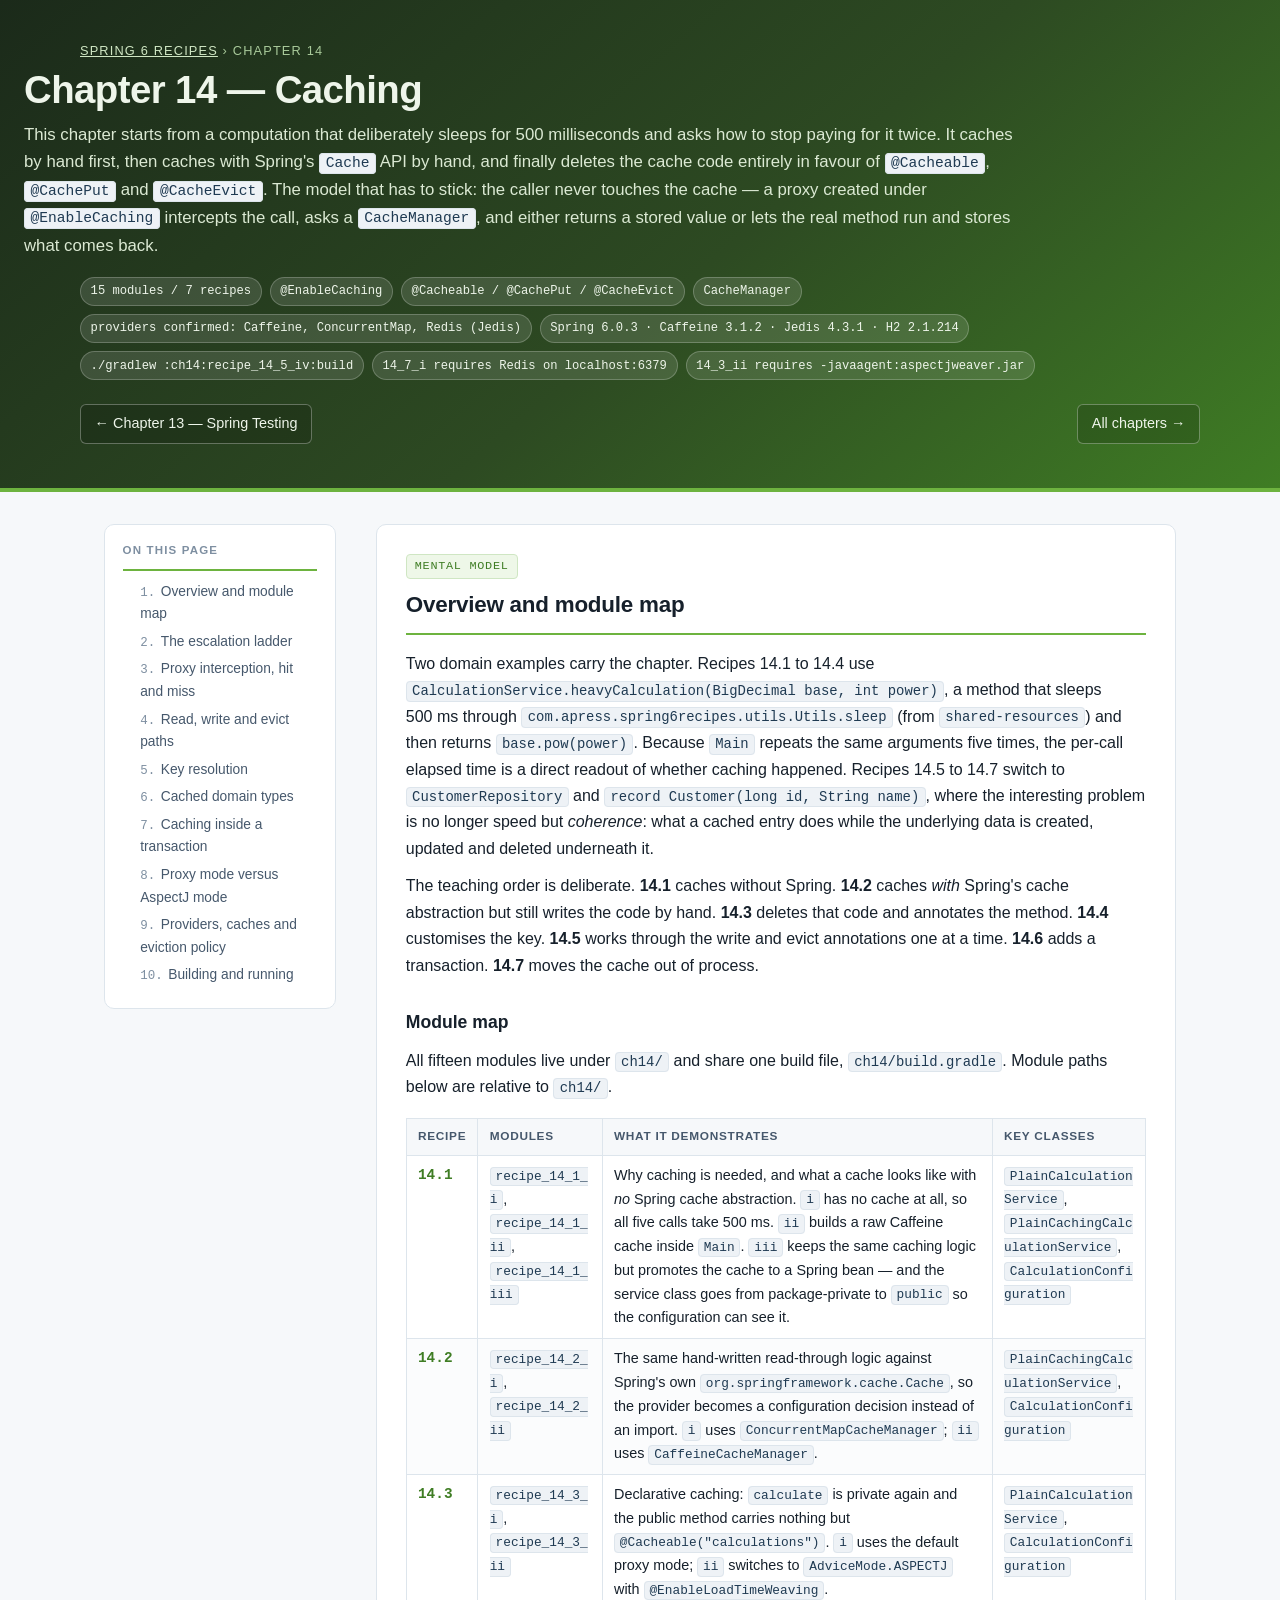
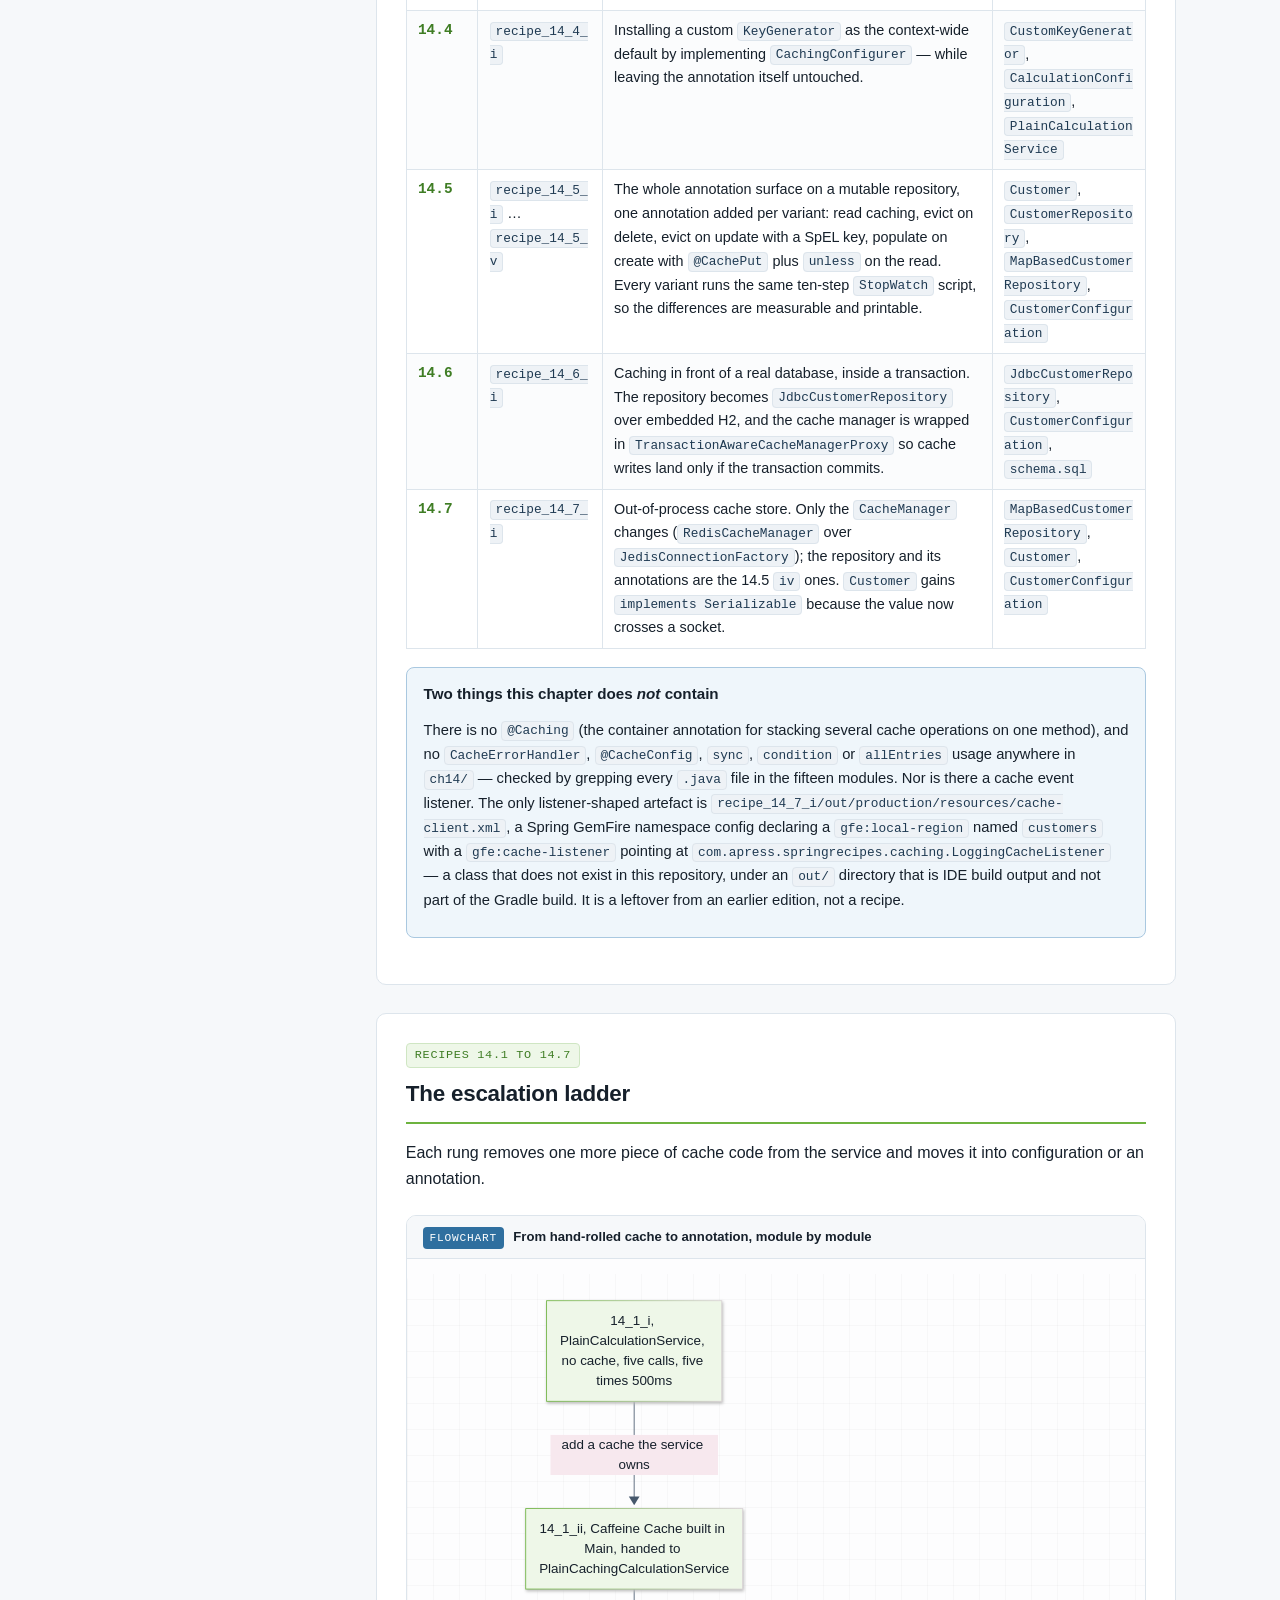
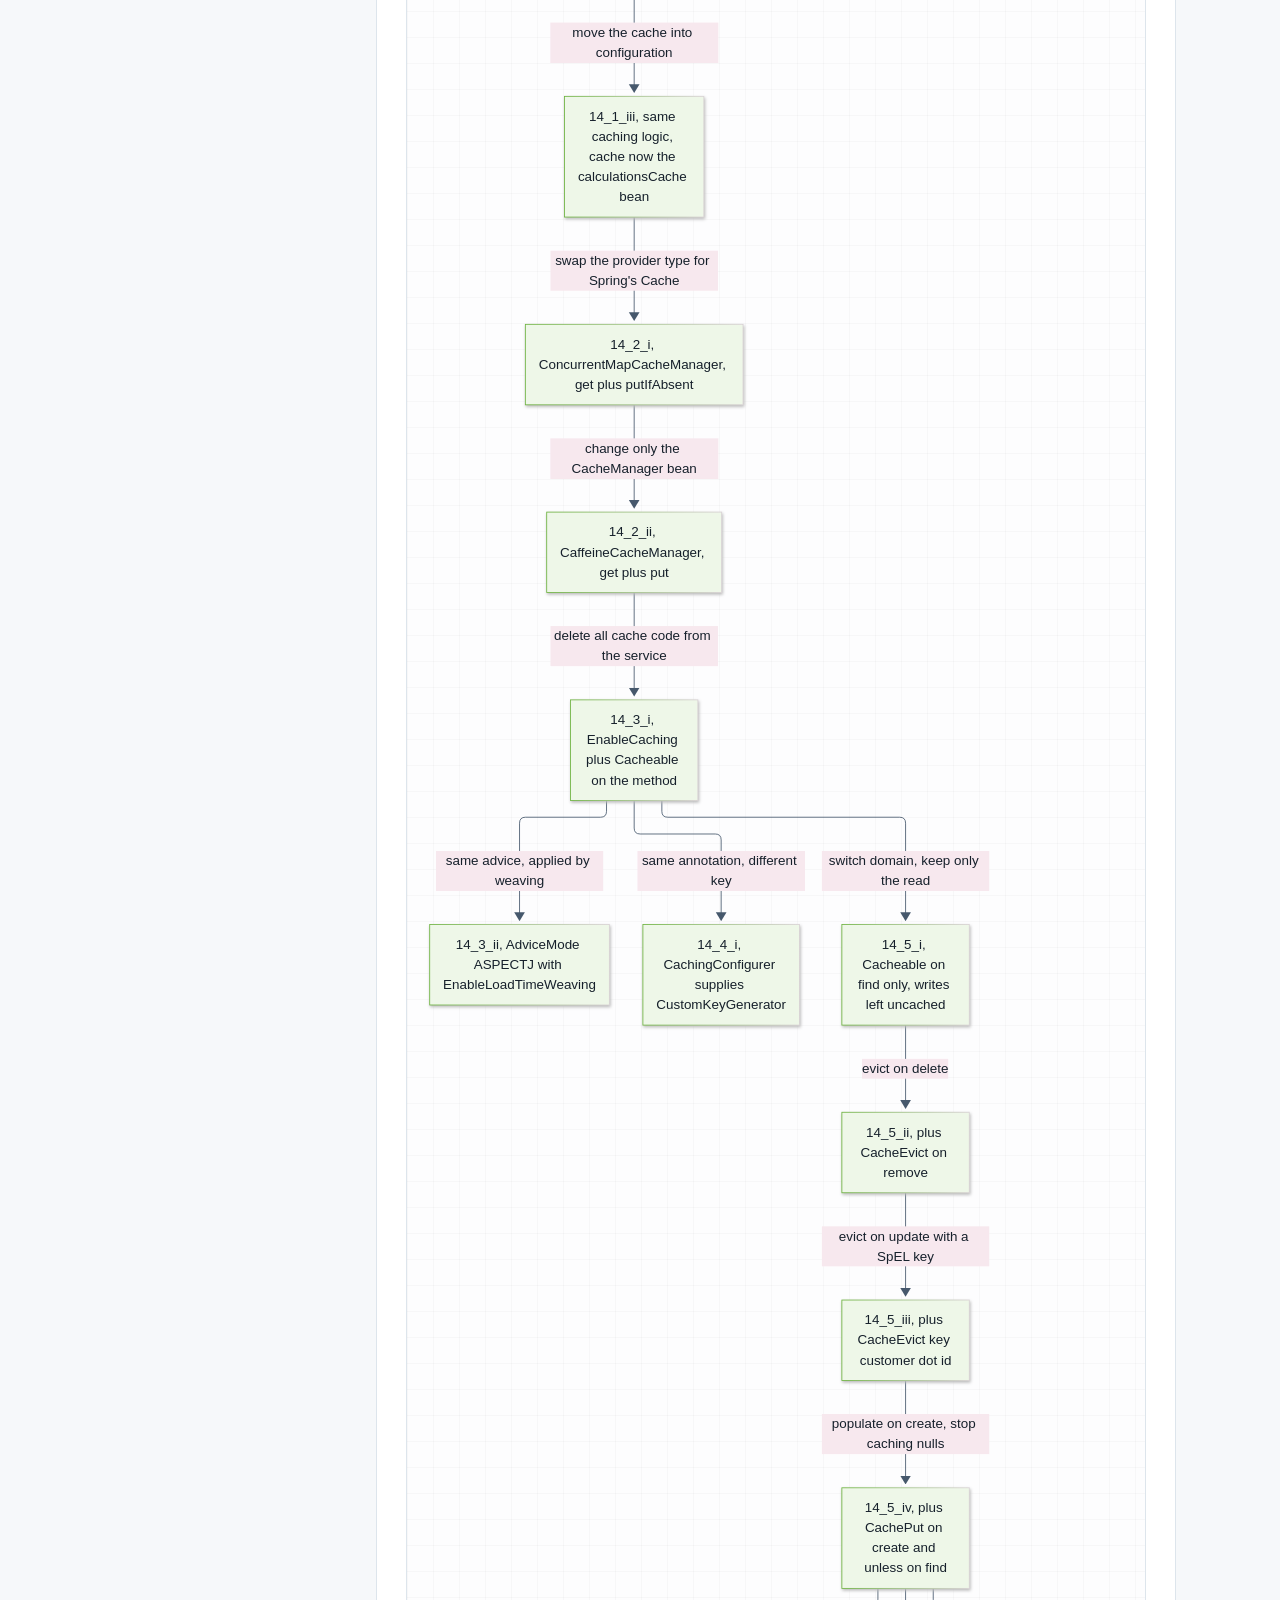
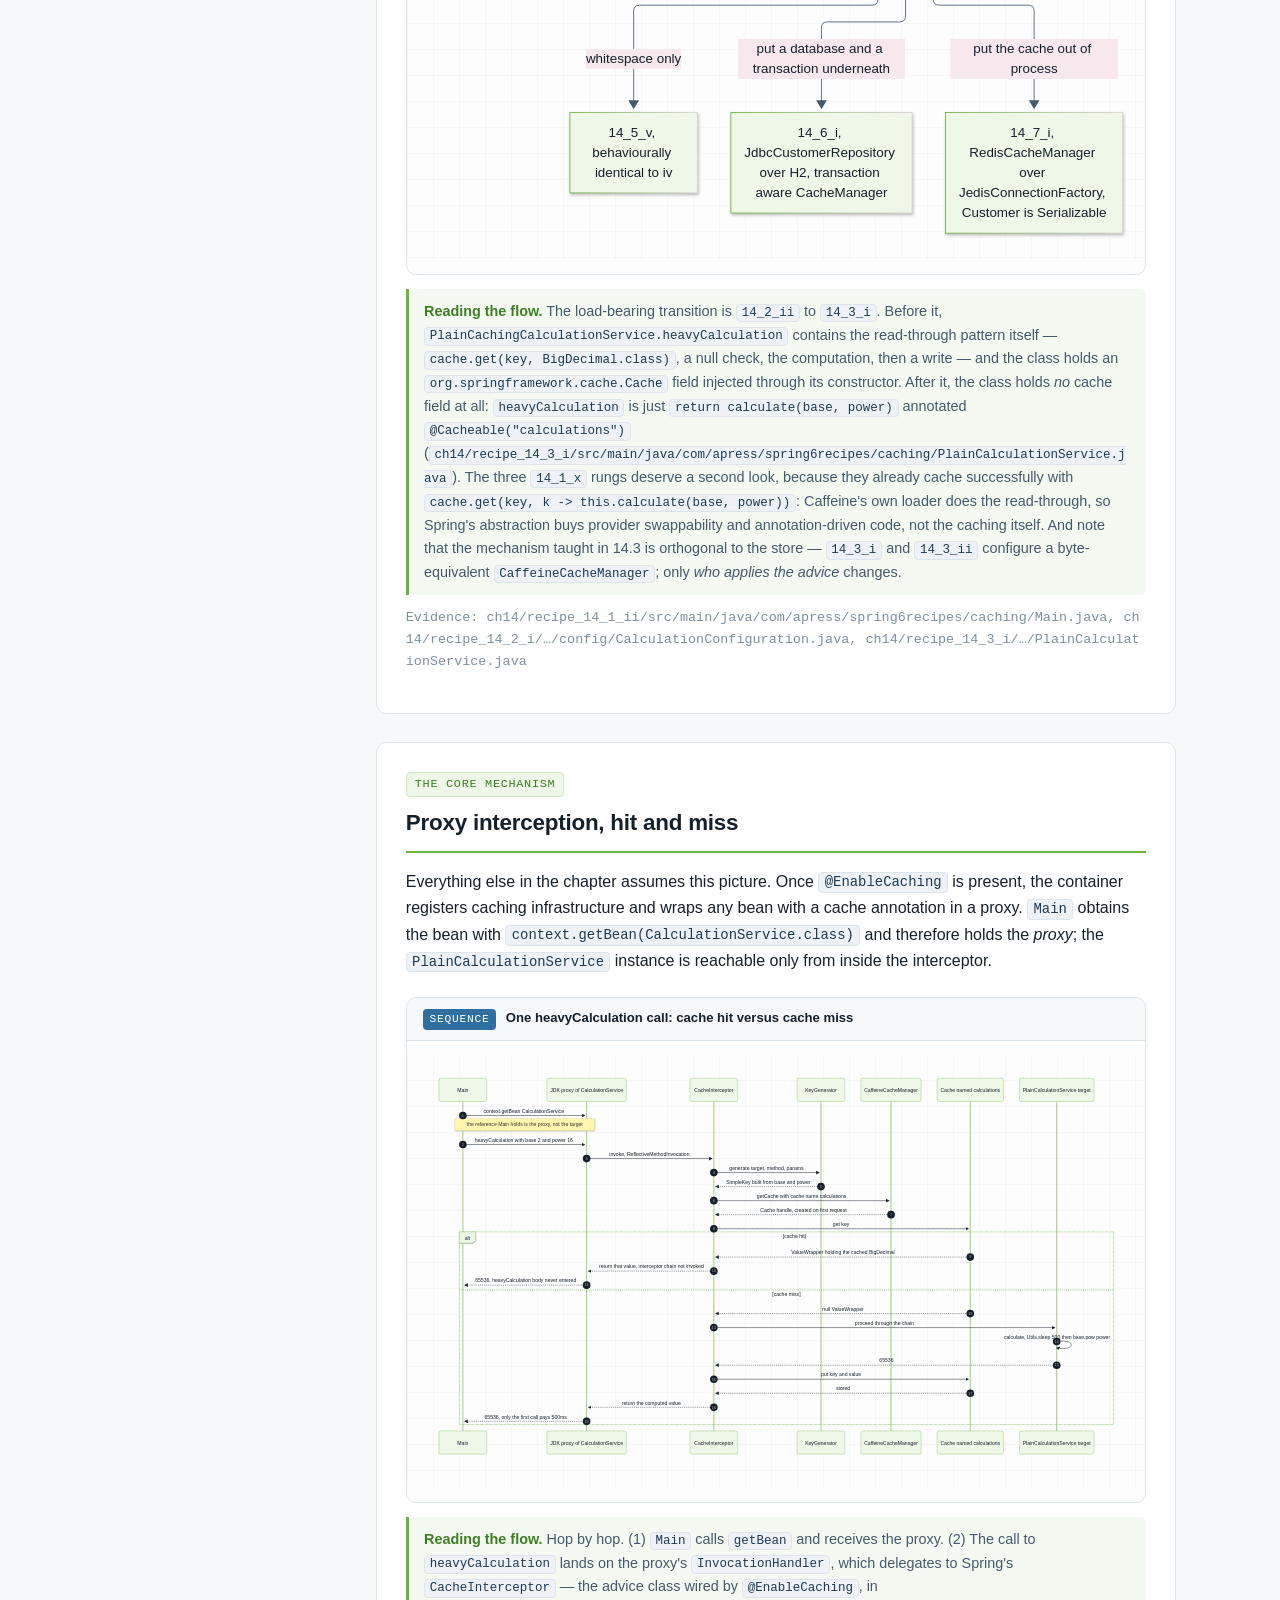
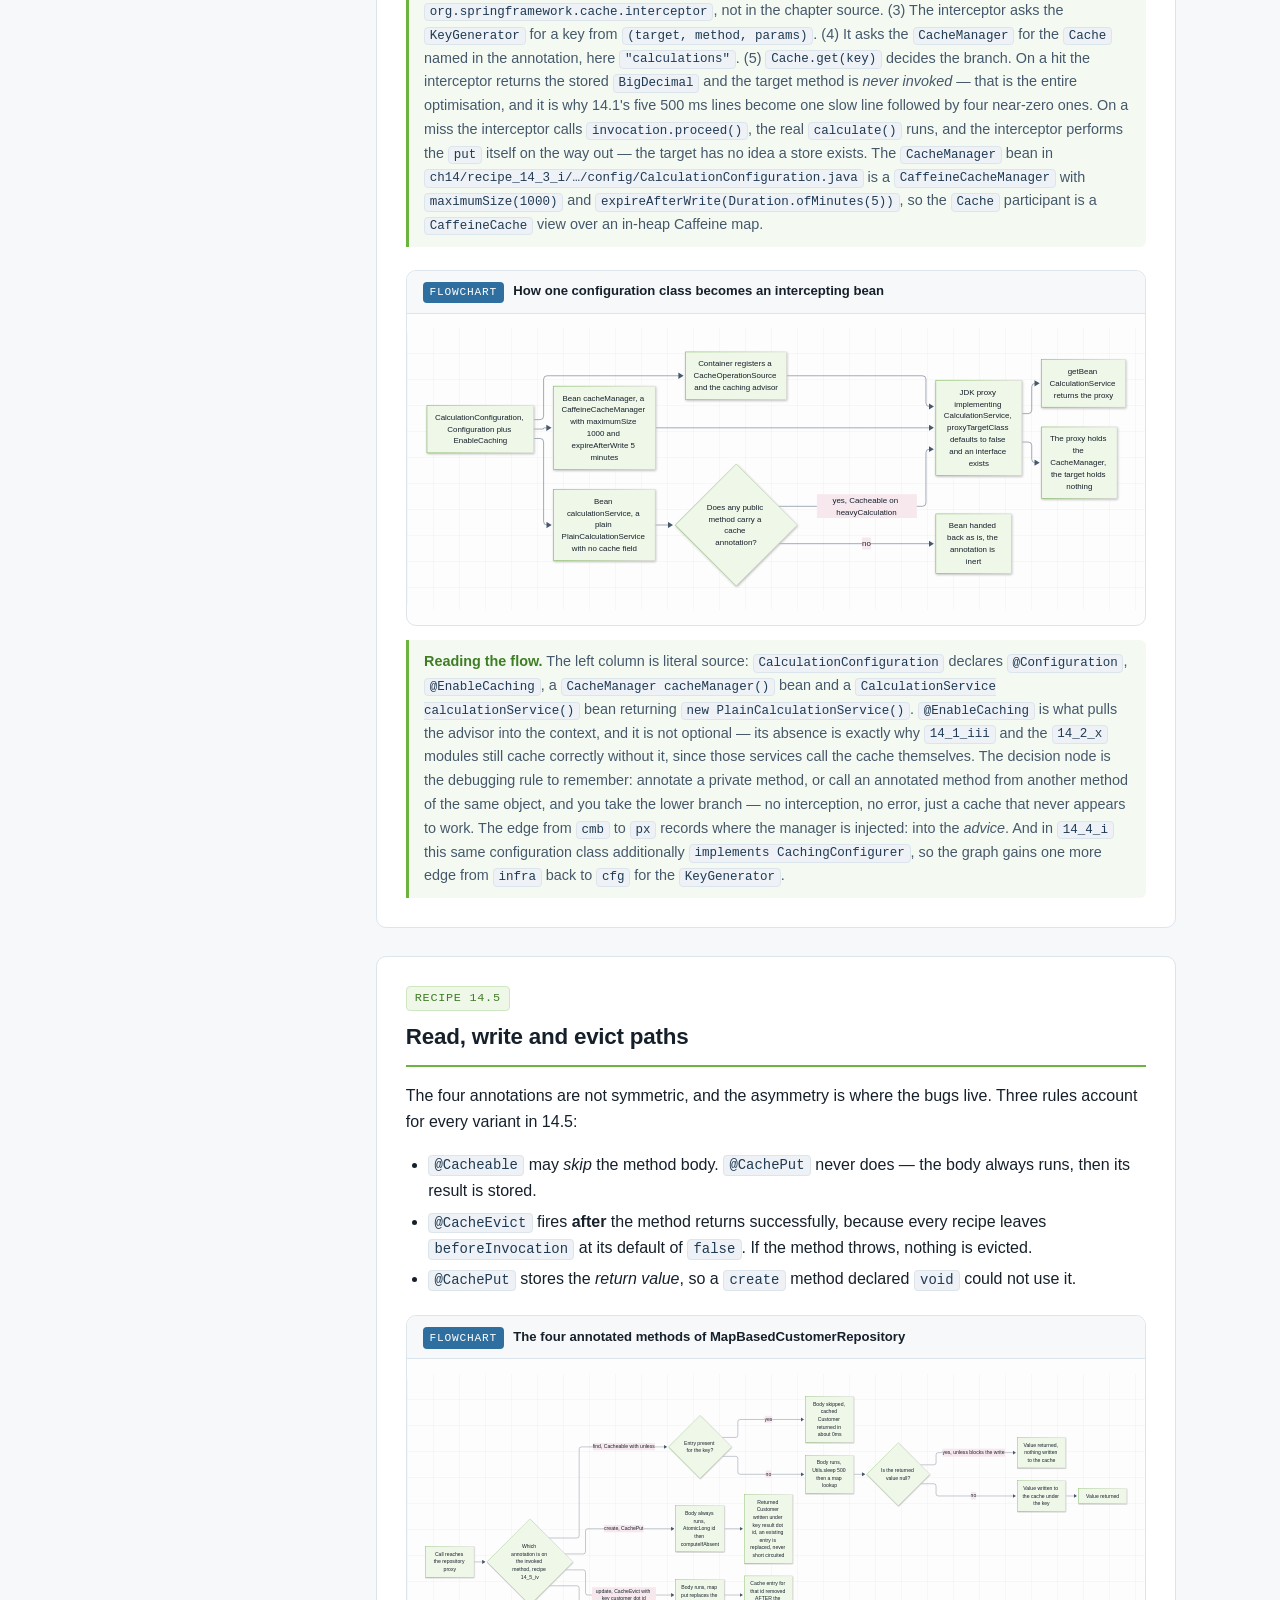
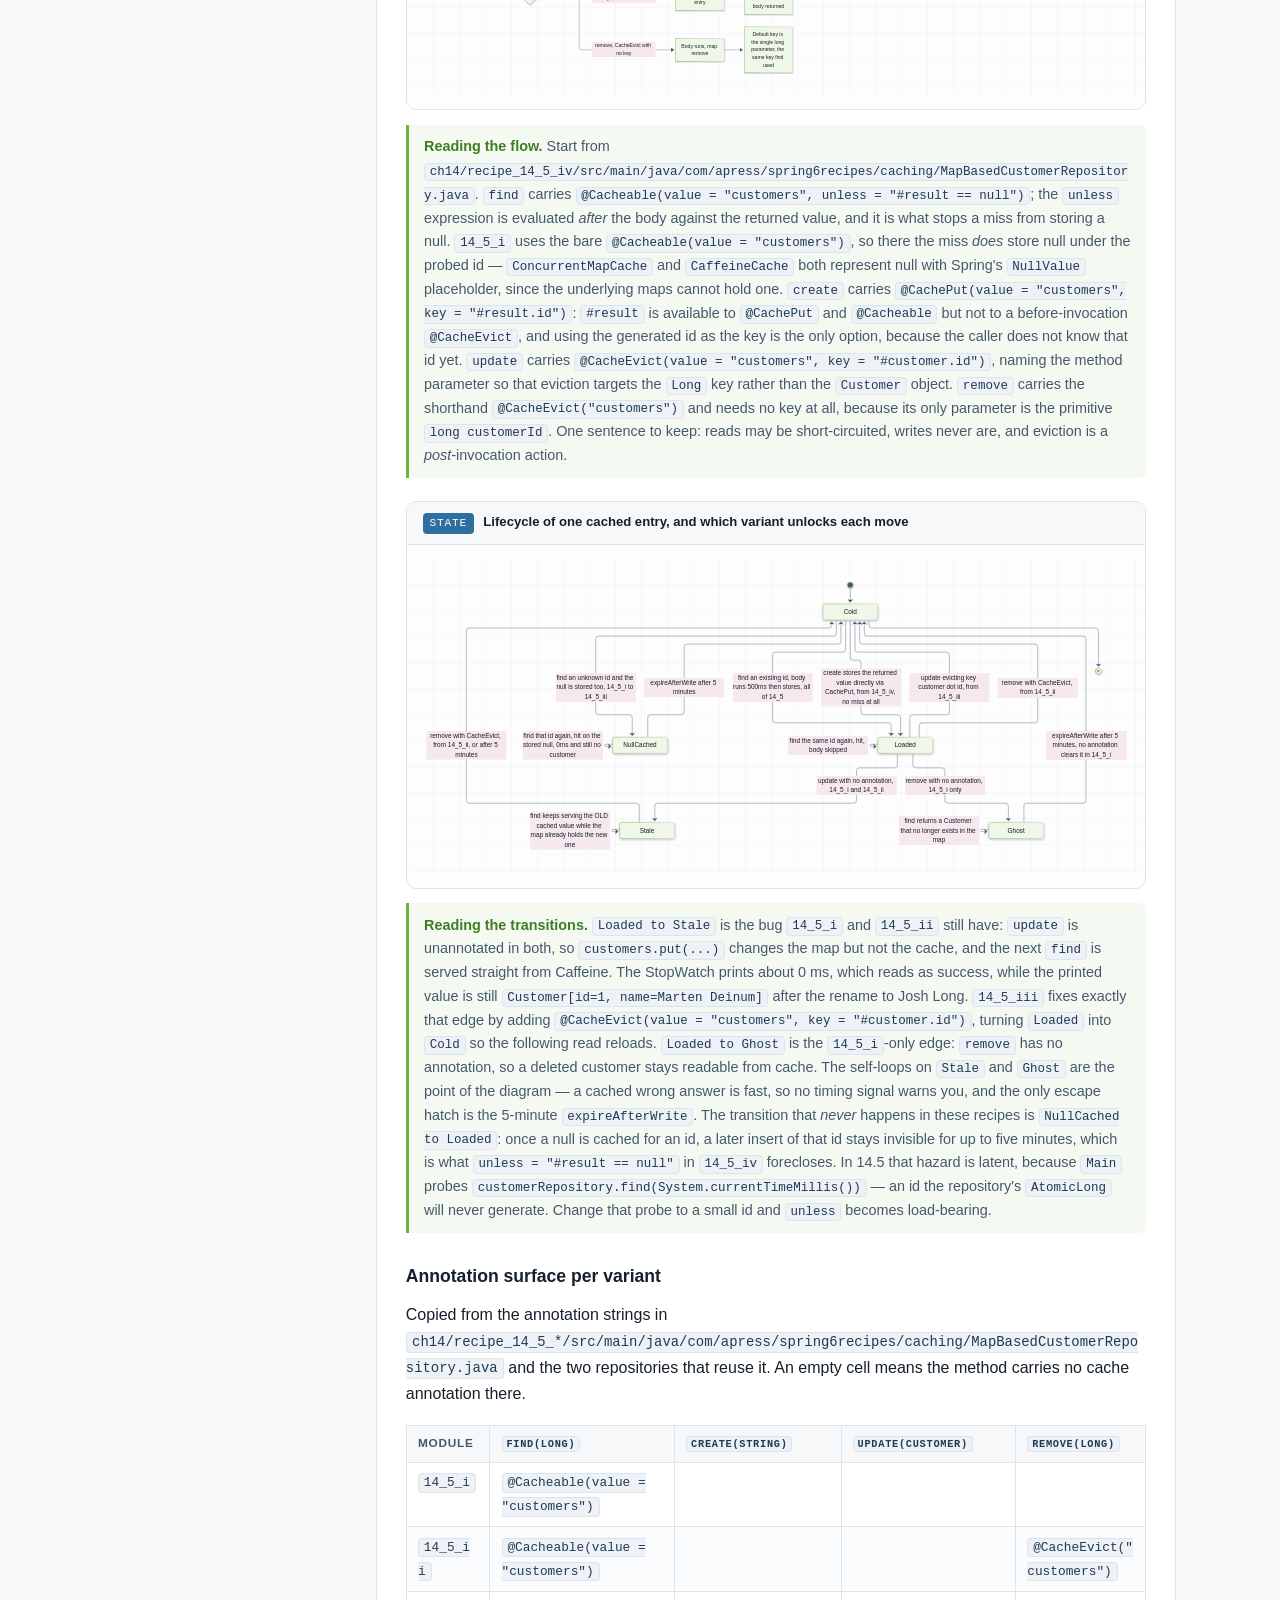
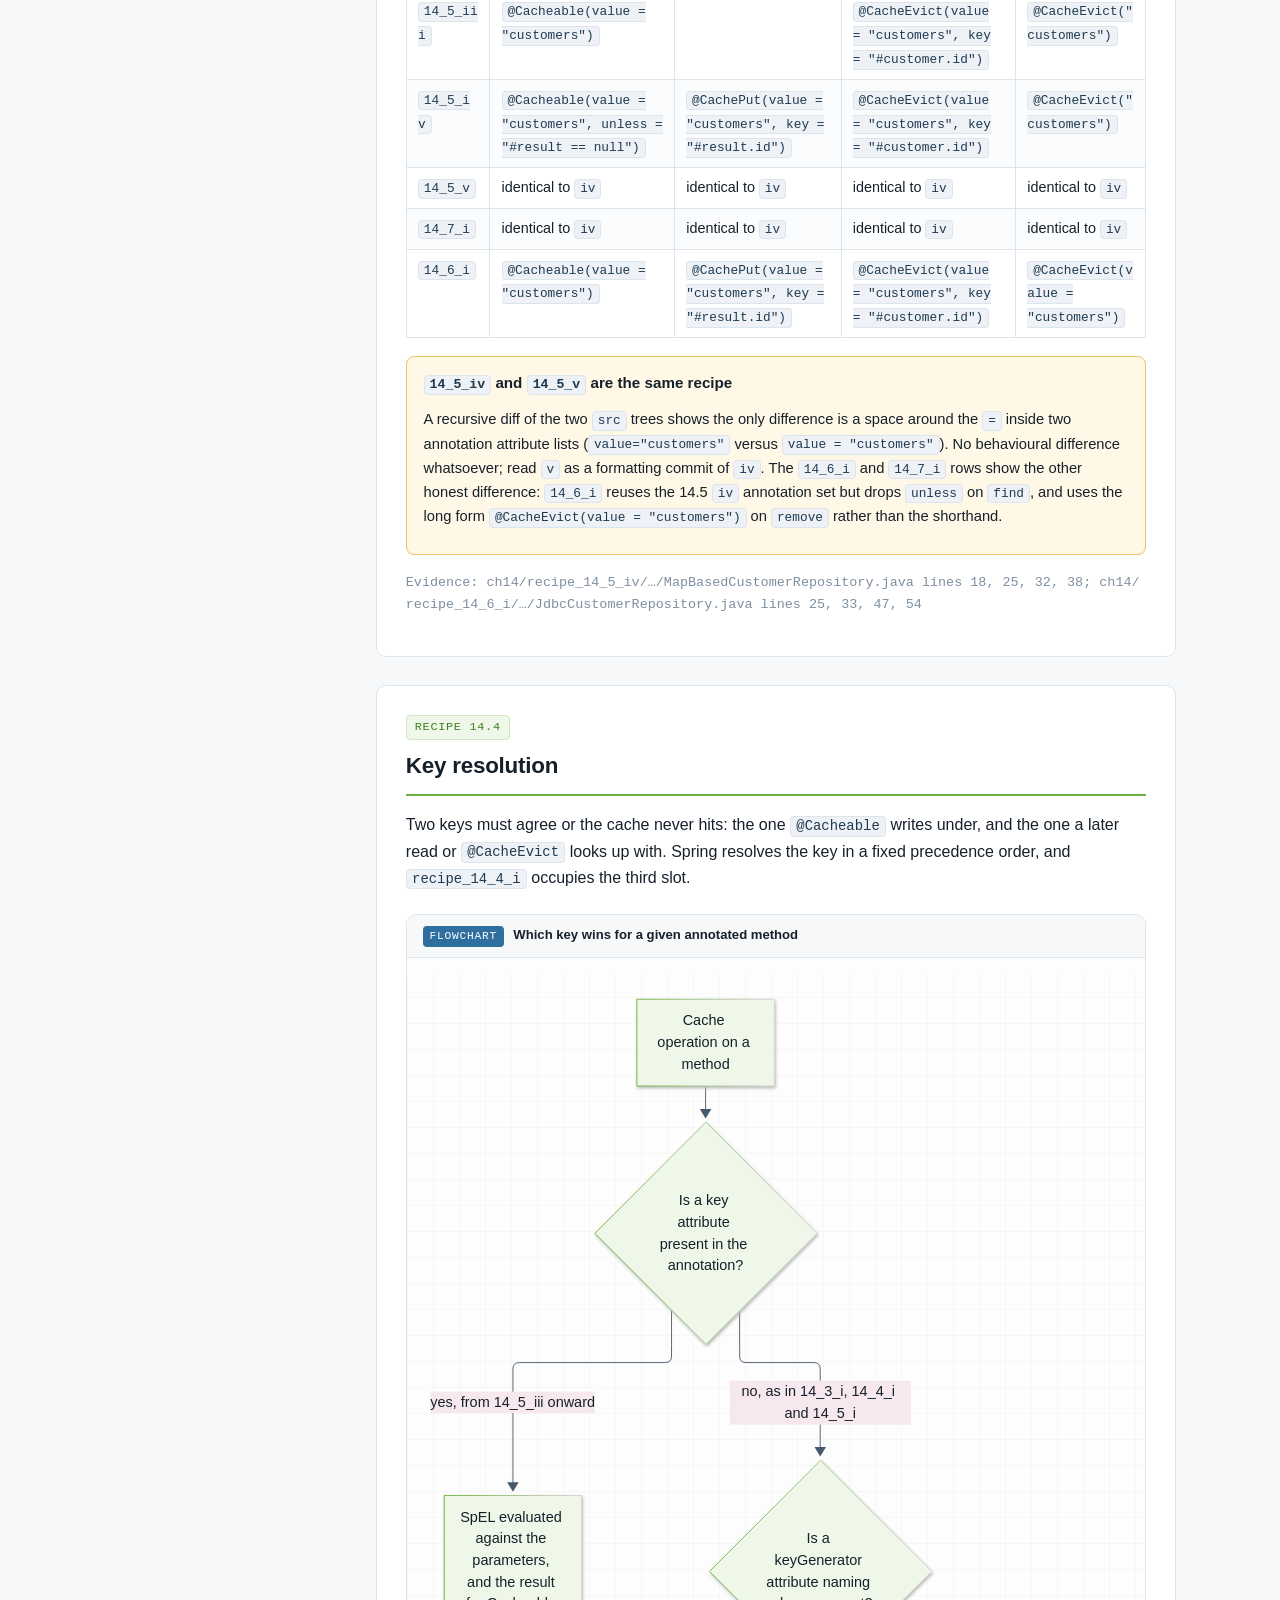
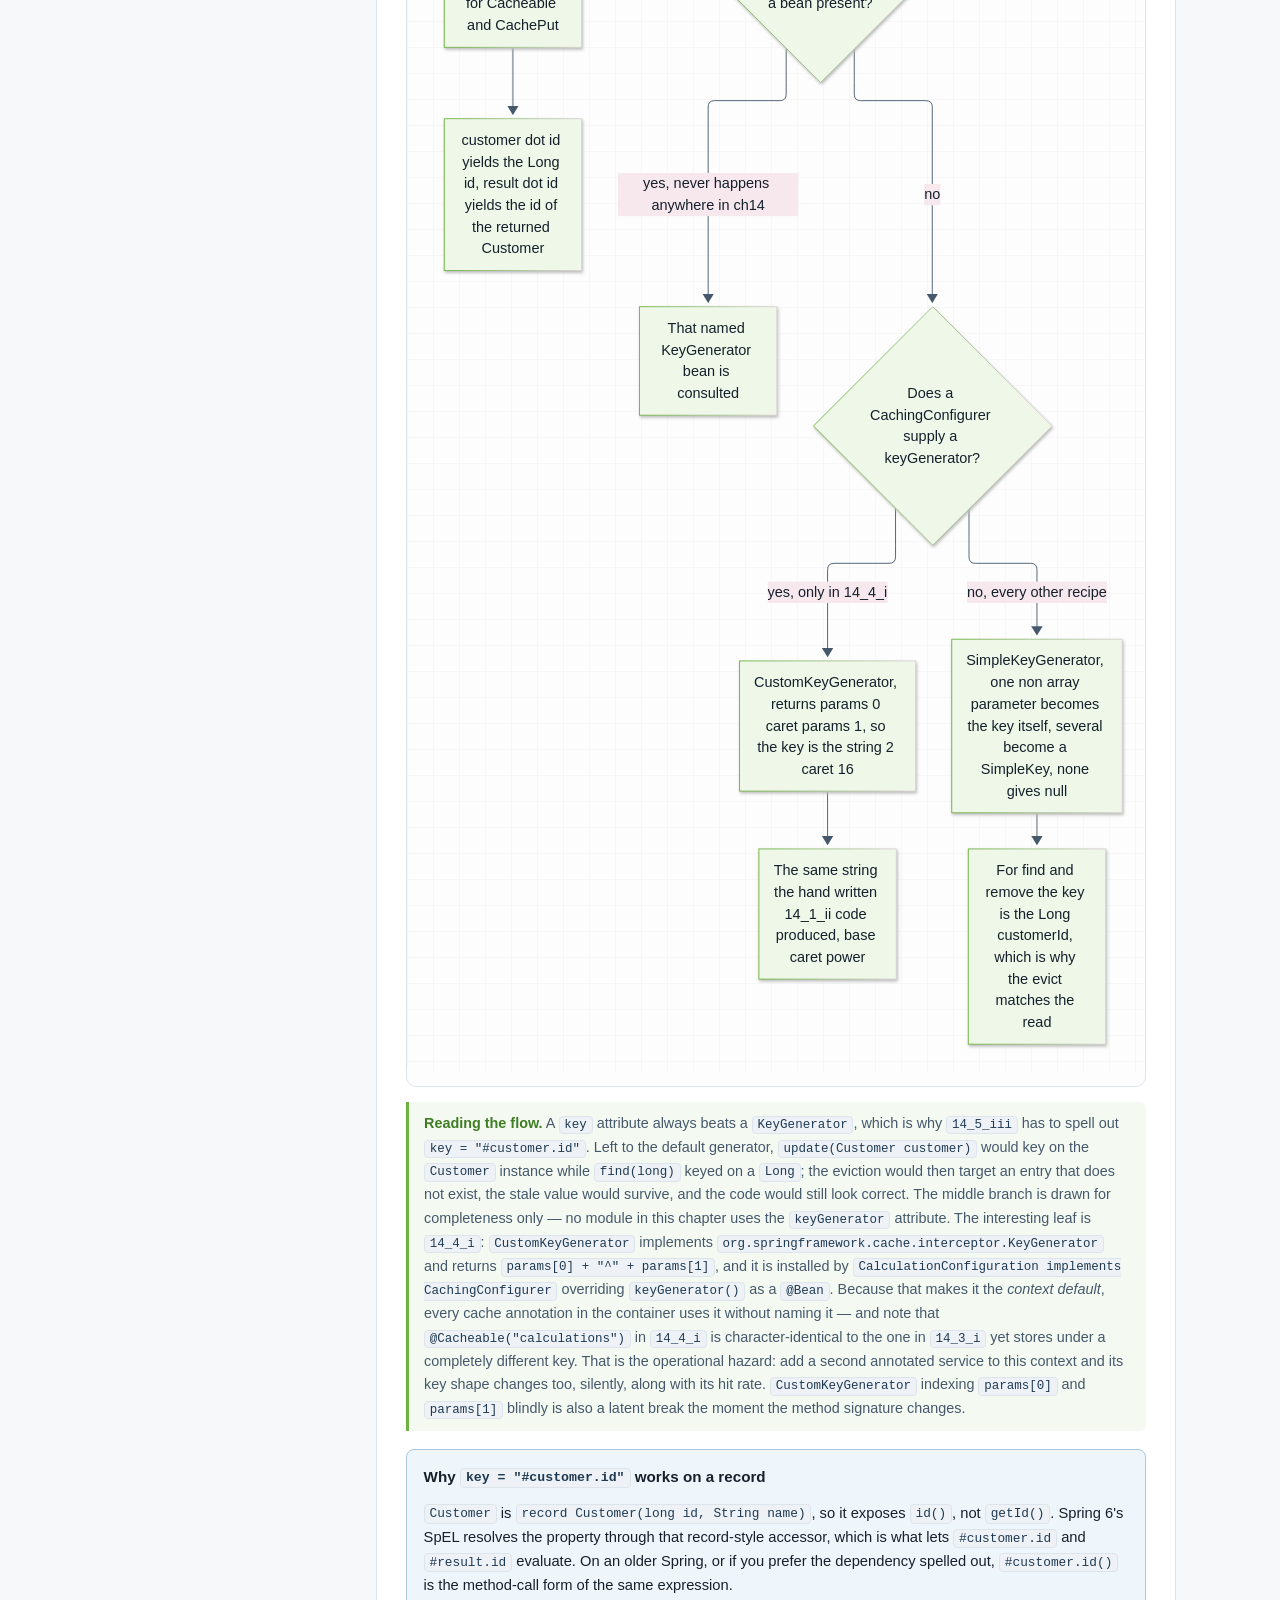
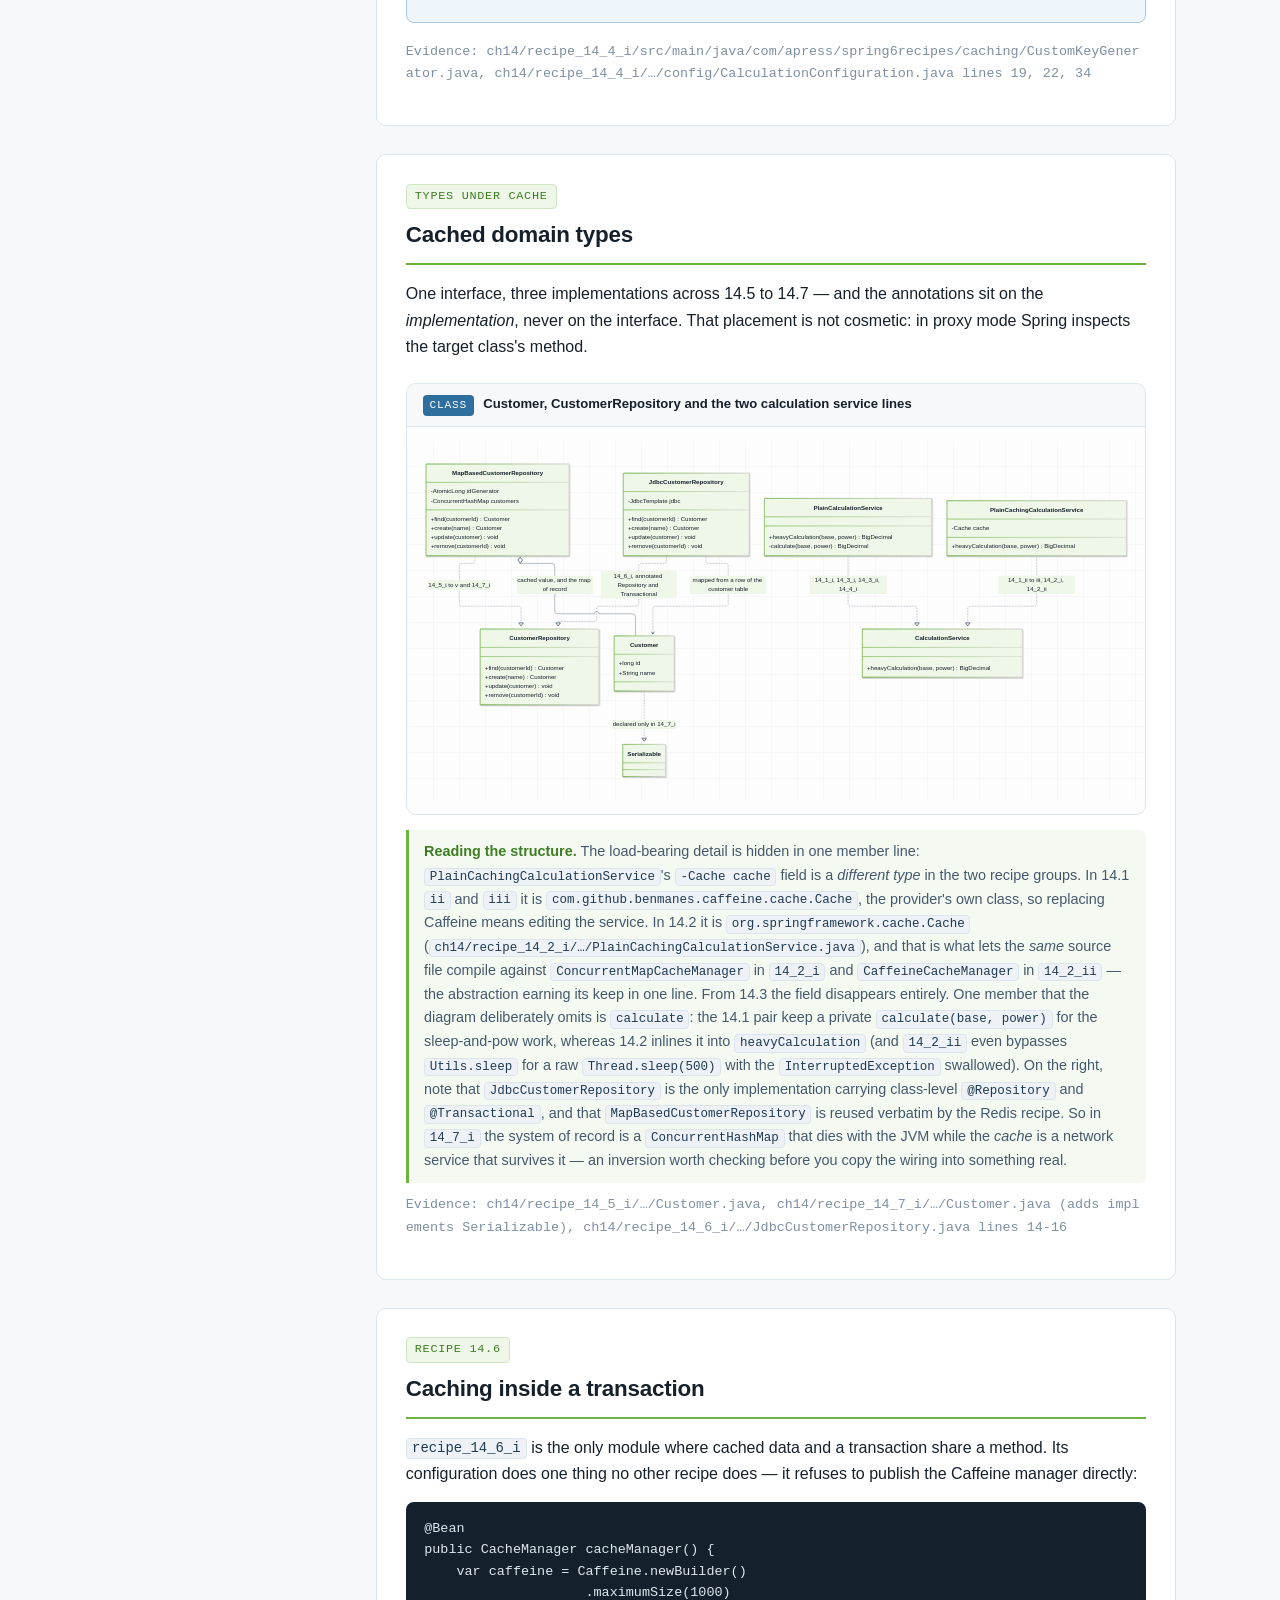
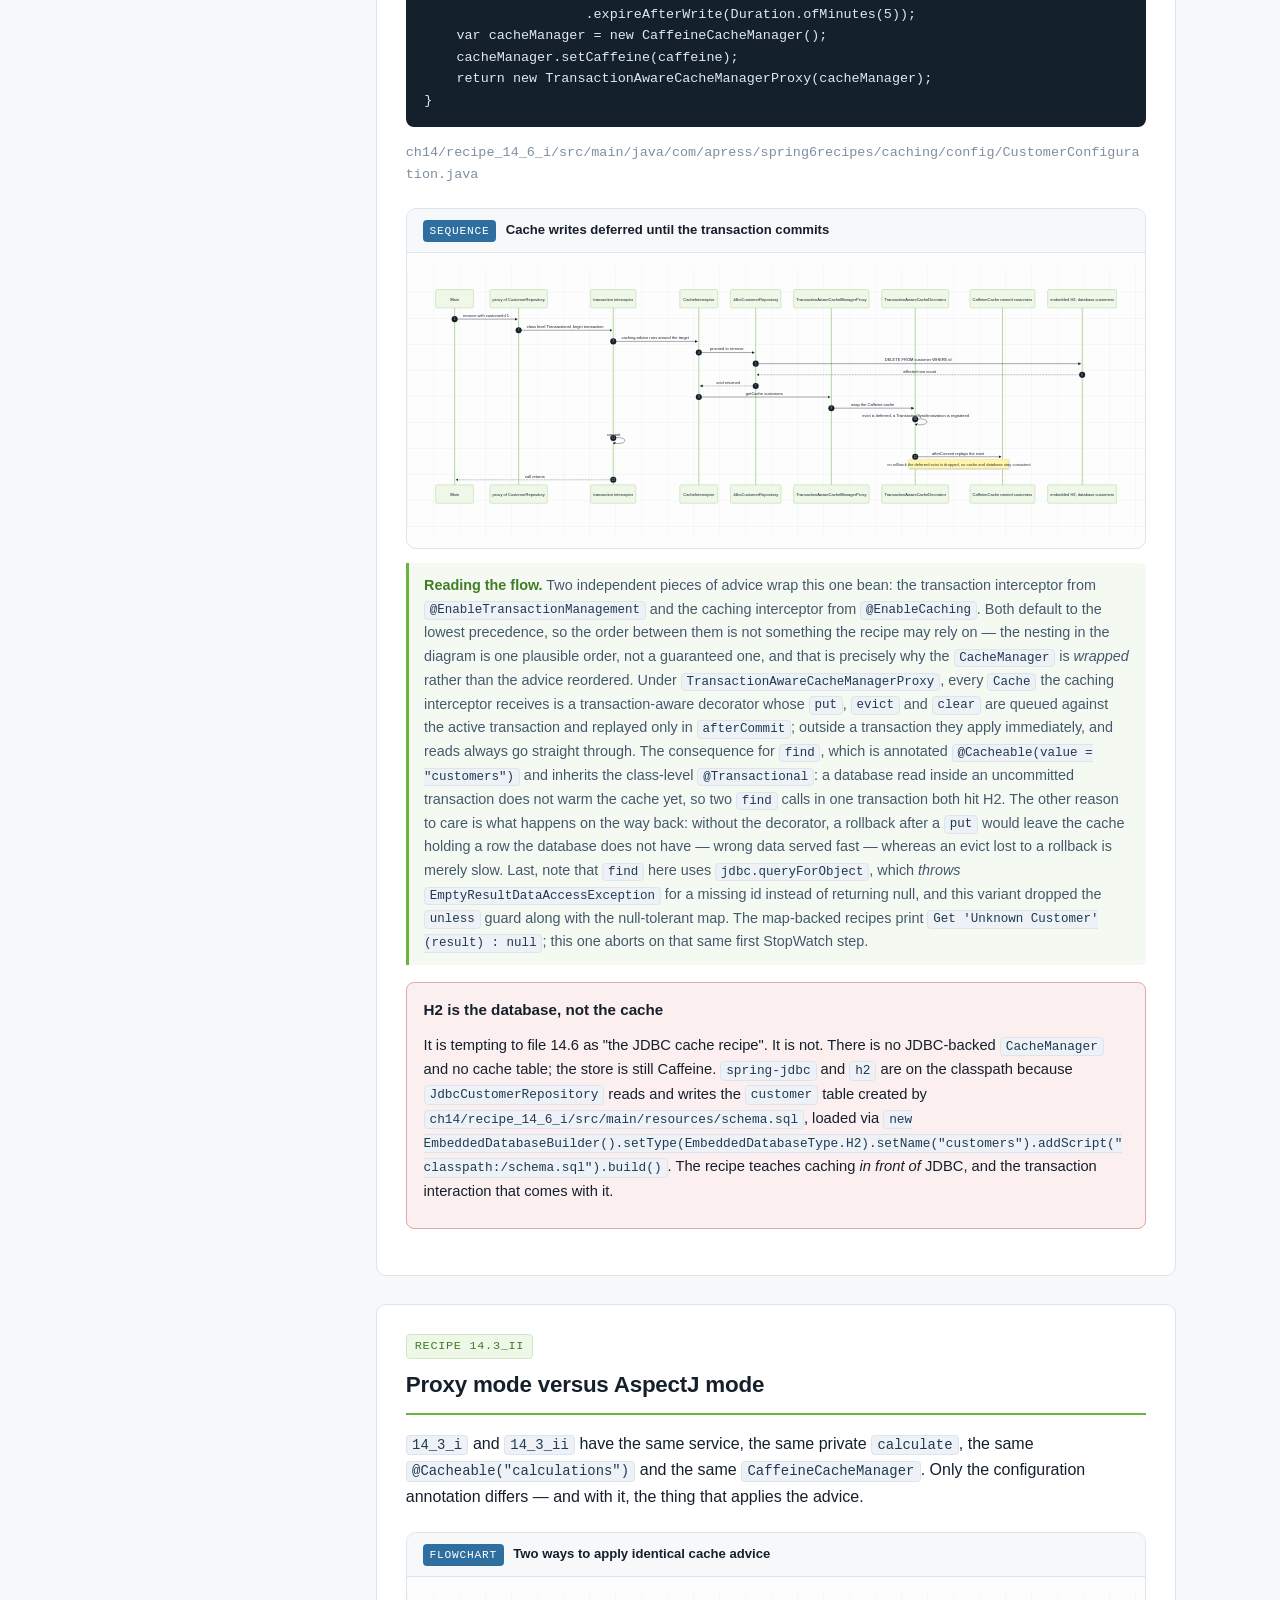
<file: docs/ch14/index.html>
<!DOCTYPE html>
<html lang="en">
<head>
<meta charset="utf-8">
<meta name="viewport" content="width=device-width, initial-scale=1">
<title>Chapter 14 — Caching — Spring 6 Recipes</title>
<link rel="stylesheet" href="../assets/style.css">
<script src="../assets/mermaid.min.js"></script>
<script>
  mermaid.initialize({
    startOnLoad: true, securityLevel: 'loose', theme: 'base',
    themeVariables: {
      primaryColor: '#eef7e8', primaryBorderColor: '#6db33f', primaryTextColor: '#16202b',
      lineColor: '#46586c', fontFamily: 'Segoe UI, Helvetica, Arial, sans-serif'
    },
    flowchart: { curve: 'basis', htmlLabels: true, useMaxWidth: true },
    sequence: { useMaxWidth: true, showNotes: true }
  });
</script>
</head>
<body>
<header class="masthead">
  <div class="breadcrumb"><a href="../index.html">Spring 6 Recipes</a> &rsaquo; Chapter 14</div>
  <h1>Chapter 14 — Caching</h1>
  <p class="lede">
    This chapter starts from a computation that deliberately sleeps for 500&nbsp;milliseconds and asks how to stop
    paying for it twice. It caches by hand first, then caches with Spring's <code>Cache</code> API by hand, and
    finally deletes the cache code entirely in favour of <code>@Cacheable</code>, <code>@CachePut</code> and
    <code>@CacheEvict</code>. The model that has to stick: the caller never touches the cache — a proxy created under
    <code>@EnableCaching</code> intercepts the call, asks a <code>CacheManager</code>, and either returns a stored
    value or lets the real method run and stores what comes back.
  </p>
  <div class="chip-row">
    <span class="chip">15 modules / 7 recipes</span>
    <span class="chip">@EnableCaching</span>
    <span class="chip">@Cacheable / @CachePut / @CacheEvict</span>
    <span class="chip">CacheManager</span>
    <span class="chip">providers confirmed: Caffeine, ConcurrentMap, Redis (Jedis)</span>
    <span class="chip">Spring 6.0.3 &middot; Caffeine 3.1.2 &middot; Jedis 4.3.1 &middot; H2 2.1.214</span>
    <span class="chip">./gradlew :ch14:recipe_14_5_iv:build</span>
    <span class="chip">14_7_i requires Redis on localhost:6379</span>
    <span class="chip">14_3_ii requires -javaagent:aspectjweaver.jar</span>
  </div>
  <nav class="pager">
    <a href="../ch13/index.html">&larr; Chapter 13 — Spring Testing</a>
    <a href="../index.html">All chapters &rarr;</a>
  </nav>
</header>
<div class="shell">
  <aside class="toc"><h2>On this page</h2><ol>
    <li><a href="#overview">Overview and module map</a></li>
    <li><a href="#escalation">The escalation ladder</a></li>
    <li><a href="#proxy">Proxy interception, hit and miss</a></li>
    <li><a href="#paths">Read, write and evict paths</a></li>
    <li><a href="#keys">Key resolution</a></li>
    <li><a href="#domain">Cached domain types</a></li>
    <li><a href="#tx">Caching inside a transaction</a></li>
    <li><a href="#weaving">Proxy mode versus AspectJ mode</a></li>
    <li><a href="#providers">Providers, caches and eviction policy</a></li>
    <li><a href="#running">Building and running</a></li>
  </ol></aside>
  <article>

    <section id="overview">
      <span class="kicker">Mental model</span>
      <h2>Overview and module map</h2>
      <p>
        Two domain examples carry the chapter. Recipes 14.1 to 14.4 use
        <code>CalculationService.heavyCalculation(BigDecimal base, int power)</code>, a method that sleeps 500&nbsp;ms
        through <code>com.apress.spring6recipes.utils.Utils.sleep</code> (from <code>shared-resources</code>) and then
        returns <code>base.pow(power)</code>. Because <code>Main</code> repeats the same arguments five times, the
        per-call elapsed time is a direct readout of whether caching happened. Recipes 14.5 to 14.7 switch to
        <code>CustomerRepository</code> and <code>record Customer(long id, String name)</code>, where the interesting
        problem is no longer speed but <em>coherence</em>: what a cached entry does while the underlying data is
        created, updated and deleted underneath it.
      </p>
      <p>
        The teaching order is deliberate. <strong>14.1</strong> caches without Spring. <strong>14.2</strong> caches
        <em>with</em> Spring's cache abstraction but still writes the code by hand. <strong>14.3</strong> deletes that
        code and annotates the method. <strong>14.4</strong> customises the key. <strong>14.5</strong> works through
        the write and evict annotations one at a time. <strong>14.6</strong> adds a transaction. <strong>14.7</strong>
        moves the cache out of process.
      </p>
      <h3>Module map</h3>
      <p>All fifteen modules live under <code>ch14/</code> and share one build file,
      <code>ch14/build.gradle</code>. Module paths below are relative to <code>ch14/</code>.</p>
      <table>
        <thead><tr>
          <th>Recipe</th><th>Modules</th><th>What it demonstrates</th><th>Key classes</th>
        </tr></thead>
        <tbody>
          <tr>
            <td class="num">14.1</td>
            <td><code>recipe_14_1_i</code>, <code>recipe_14_1_ii</code>, <code>recipe_14_1_iii</code></td>
            <td>Why caching is needed, and what a cache looks like with <em>no</em> Spring cache abstraction.
              <code>i</code> has no cache at all, so all five calls take 500&nbsp;ms. <code>ii</code> builds a raw
              Caffeine cache inside <code>Main</code>. <code>iii</code> keeps the same caching logic but promotes the
              cache to a Spring bean — and the service class goes from package-private to <code>public</code> so the
              configuration can see it.</td>
            <td><code>PlainCalculationService</code>, <code>PlainCachingCalculationService</code>,
              <code>CalculationConfiguration</code></td>
          </tr>
          <tr>
            <td class="num">14.2</td>
            <td><code>recipe_14_2_i</code>, <code>recipe_14_2_ii</code></td>
            <td>The same hand-written read-through logic against Spring's own <code>org.springframework.cache.Cache</code>,
              so the provider becomes a configuration decision instead of an import. <code>i</code> uses
              <code>ConcurrentMapCacheManager</code>; <code>ii</code> uses <code>CaffeineCacheManager</code>.</td>
            <td><code>PlainCachingCalculationService</code>, <code>CalculationConfiguration</code></td>
          </tr>
          <tr>
            <td class="num">14.3</td>
            <td><code>recipe_14_3_i</code>, <code>recipe_14_3_ii</code></td>
            <td>Declarative caching: <code>calculate</code> is private again and the public method carries nothing but
              <code>@Cacheable("calculations")</code>. <code>i</code> uses the default proxy mode; <code>ii</code>
              switches to <code>AdviceMode.ASPECTJ</code> with <code>@EnableLoadTimeWeaving</code>.</td>
            <td><code>PlainCalculationService</code>, <code>CalculationConfiguration</code></td>
          </tr>
          <tr>
            <td class="num">14.4</td>
            <td><code>recipe_14_4_i</code></td>
            <td>Installing a custom <code>KeyGenerator</code> as the context-wide default by implementing
              <code>CachingConfigurer</code> — while leaving the annotation itself untouched.</td>
            <td><code>CustomKeyGenerator</code>, <code>CalculationConfiguration</code>,
              <code>PlainCalculationService</code></td>
          </tr>
          <tr>
            <td class="num">14.5</td>
            <td><code>recipe_14_5_i</code> … <code>recipe_14_5_v</code></td>
            <td>The whole annotation surface on a mutable repository, one annotation added per variant: read caching,
              evict on delete, evict on update with a SpEL key, populate on create with <code>@CachePut</code> plus
              <code>unless</code> on the read. Every variant runs the same ten-step <code>StopWatch</code> script, so
              the differences are measurable and printable.</td>
            <td><code>Customer</code>, <code>CustomerRepository</code>,
              <code>MapBasedCustomerRepository</code>, <code>CustomerConfiguration</code></td>
          </tr>
          <tr>
            <td class="num">14.6</td>
            <td><code>recipe_14_6_i</code></td>
            <td>Caching in front of a real database, inside a transaction. The repository becomes
              <code>JdbcCustomerRepository</code> over embedded H2, and the cache manager is wrapped in
              <code>TransactionAwareCacheManagerProxy</code> so cache writes land only if the transaction commits.</td>
            <td><code>JdbcCustomerRepository</code>, <code>CustomerConfiguration</code>, <code>schema.sql</code></td>
          </tr>
          <tr>
            <td class="num">14.7</td>
            <td><code>recipe_14_7_i</code></td>
            <td>Out-of-process cache store. Only the <code>CacheManager</code> changes
              (<code>RedisCacheManager</code> over <code>JedisConnectionFactory</code>); the repository and its
              annotations are the 14.5&nbsp;<code>iv</code> ones. <code>Customer</code> gains
              <code>implements Serializable</code> because the value now crosses a socket.</td>
            <td><code>MapBasedCustomerRepository</code>, <code>Customer</code>, <code>CustomerConfiguration</code></td>
          </tr>
        </tbody>
      </table>
      <div class="callout info">
        <h4>Two things this chapter does <em>not</em> contain</h4>
        <p>There is no <code>@Caching</code> (the container annotation for stacking several cache operations on one
        method), and no <code>CacheErrorHandler</code>, <code>@CacheConfig</code>, <code>sync</code>,
        <code>condition</code> or <code>allEntries</code> usage anywhere in <code>ch14/</code> — checked by grepping
        every <code>.java</code> file in the fifteen modules. Nor is there a cache event listener. The only
        listener-shaped artefact is <code>recipe_14_7_i/out/production/resources/cache-client.xml</code>, a
        Spring&nbsp;GemFire namespace config declaring a <code>gfe:local-region</code> named <code>customers</code> with
        a <code>gfe:cache-listener</code> pointing at
        <code>com.apress.springrecipes.caching.LoggingCacheListener</code> — a class that does not exist in this
        repository, under an <code>out/</code> directory that is IDE build output and not part of the Gradle build. It
        is a leftover from an earlier edition, not a recipe.</p>
      </div>
    </section>

    <section id="escalation">
      <span class="kicker">Recipes 14.1 to 14.7</span>
      <h2>The escalation ladder</h2>
      <p>Each rung removes one more piece of cache code from the service and moves it into configuration or an
        annotation.</p>

      <figure class="diagram">
        <figcaption><span class="tag">Flowchart</span>
          <span class="dtitle">From hand-rolled cache to annotation, module by module</span></figcaption>
        <pre class="mermaid">
flowchart TD
    a["14_1_i, PlainCalculationService, no cache, five calls, five times 500ms"]
    a -- "add a cache the service owns" --> b["14_1_ii, Caffeine Cache built in Main, handed to PlainCachingCalculationService"]
    b -- "move the cache into configuration" --> c["14_1_iii, same caching logic, cache now the calculationsCache bean"]
    c -- "swap the provider type for Spring's Cache" --> d["14_2_i, ConcurrentMapCacheManager, get plus putIfAbsent"]
    d -- "change only the CacheManager bean" --> e["14_2_ii, CaffeineCacheManager, get plus put"]
    e -- "delete all cache code from the service" --> f["14_3_i, EnableCaching plus Cacheable on the method"]
    f -- "same advice, applied by weaving" --> g["14_3_ii, AdviceMode ASPECTJ with EnableLoadTimeWeaving"]
    f -- "same annotation, different key" --> h["14_4_i, CachingConfigurer supplies CustomKeyGenerator"]
    f -- "switch domain, keep only the read" --> i["14_5_i, Cacheable on find only, writes left uncached"]
    i -- "evict on delete" --> j["14_5_ii, plus CacheEvict on remove"]
    j -- "evict on update with a SpEL key" --> k["14_5_iii, plus CacheEvict key customer dot id"]
    k -- "populate on create, stop caching nulls" --> l["14_5_iv, plus CachePut on create and unless on find"]
    l -- "whitespace only" --> m["14_5_v, behaviourally identical to iv"]
    l -- "put a database and a transaction underneath" --> n["14_6_i, JdbcCustomerRepository over H2, transaction aware CacheManager"]
    l -- "put the cache out of process" --> o["14_7_i, RedisCacheManager over JedisConnectionFactory, Customer is Serializable"]
        </pre>
      </figure>
      <p class="reading"><strong>Reading the flow.</strong>
        The load-bearing transition is <code>14_2_ii</code> to <code>14_3_i</code>. Before it,
        <code>PlainCachingCalculationService.heavyCalculation</code> contains the read-through pattern itself —
        <code>cache.get(key, BigDecimal.class)</code>, a null check, the computation, then a write — and the class holds
        an <code>org.springframework.cache.Cache</code> field injected through its constructor. After it, the class holds
        <em>no</em> cache field at all: <code>heavyCalculation</code> is just <code>return calculate(base, power)</code>
        annotated <code>@Cacheable("calculations")</code>
        (<code>ch14/recipe_14_3_i/src/main/java/com/apress/spring6recipes/caching/PlainCalculationService.java</code>).
        The three <code>14_1_x</code> rungs deserve a second look, because they already cache successfully with
        <code>cache.get(key, k -&gt; this.calculate(base, power))</code>: Caffeine's own loader does the read-through, so
        Spring's abstraction buys provider swappability and annotation-driven code, not the caching itself. And note that
        the mechanism taught in 14.3 is orthogonal to the store — <code>14_3_i</code> and <code>14_3_ii</code> configure
        a byte-equivalent <code>CaffeineCacheManager</code>; only <em>who applies the advice</em> changes.</p>
      <p class="path">Evidence: ch14/recipe_14_1_ii/src/main/java/com/apress/spring6recipes/caching/Main.java,
        ch14/recipe_14_2_i/…/config/CalculationConfiguration.java,
        ch14/recipe_14_3_i/…/PlainCalculationService.java</p>
    </section>

    <section id="proxy">
      <span class="kicker">The core mechanism</span>
      <h2>Proxy interception, hit and miss</h2>
      <p>Everything else in the chapter assumes this picture. Once <code>@EnableCaching</code> is present, the
        container registers caching infrastructure and wraps any bean with a cache annotation in a proxy.
        <code>Main</code> obtains the bean with <code>context.getBean(CalculationService.class)</code> and therefore
        holds the <em>proxy</em>; the <code>PlainCalculationService</code> instance is reachable only from inside the
        interceptor.</p>

      <figure class="diagram">
        <figcaption><span class="tag">Sequence</span>
          <span class="dtitle">One heavyCalculation call: cache hit versus cache miss</span></figcaption>
        <pre class="mermaid">
sequenceDiagram
    autonumber
    participant M as Main
    participant P as JDK proxy of CalculationService
    participant I as CacheInterceptor
    participant KG as KeyGenerator
    participant CM as CaffeineCacheManager
    participant C as Cache named calculations
    participant T as PlainCalculationService target

    M->>P: context.getBean CalculationService
    Note over M,P: the reference Main holds is the proxy, not the target
    M->>P: heavyCalculation with base 2 and power 16
    P->>I: invoke, ReflectiveMethodInvocation
    I->>KG: generate target, method, params
    KG-->>I: SimpleKey built from base and power
    I->>CM: getCache with cache name calculations
    CM-->>I: Cache handle, created on first request
    I->>C: get key
    alt cache hit
        C-->>I: ValueWrapper holding the cached BigDecimal
        I-->>P: return that value, interceptor chain not invoked
        P-->>M: 65536, heavyCalculation body never entered
    else cache miss
        C-->>I: null ValueWrapper
        I->>T: proceed through the chain
        T->>T: calculate, Utils.sleep 500 then base.pow power
        T-->>I: 65536
        I->>C: put key and value
        C-->>I: stored
        I-->>P: return the computed value
        P-->>M: 65536, only the first call pays 500ms
    end
        </pre>
      </figure>
      <p class="reading"><strong>Reading the flow.</strong>
        Hop by hop. (1) <code>Main</code> calls <code>getBean</code> and receives the proxy. (2) The call to
        <code>heavyCalculation</code> lands on the proxy's <code>InvocationHandler</code>, which delegates to Spring's
        <code>CacheInterceptor</code> — the advice class wired by <code>@EnableCaching</code>, in
        <code>org.springframework.cache.interceptor</code>, not in the chapter source. (3) The interceptor asks the
        <code>KeyGenerator</code> for a key from <code>(target, method, params)</code>. (4) It asks the
        <code>CacheManager</code> for the <code>Cache</code> named in the annotation, here <code>"calculations"</code>.
        (5) <code>Cache.get(key)</code> decides the branch. On a hit the interceptor returns the stored
        <code>BigDecimal</code> and the target method is <em>never invoked</em> — that is the entire optimisation, and
        it is why 14.1's five 500&nbsp;ms lines become one slow line followed by four near-zero ones. On a miss the
        interceptor calls <code>invocation.proceed()</code>, the real <code>calculate()</code> runs, and the interceptor
        performs the <code>put</code> itself on the way out — the target has no idea a store exists. The
        <code>CacheManager</code> bean in <code>ch14/recipe_14_3_i/…/config/CalculationConfiguration.java</code> is a
        <code>CaffeineCacheManager</code> with <code>maximumSize(1000)</code> and
        <code>expireAfterWrite(Duration.ofMinutes(5))</code>, so the <code>Cache</code> participant is a
        <code>CaffeineCache</code> view over an in-heap Caffeine map.</p>

      <figure class="diagram">
        <figcaption><span class="tag">Flowchart</span>
          <span class="dtitle">How one configuration class becomes an intercepting bean</span></figcaption>
        <pre class="mermaid">
flowchart LR
    cfg["CalculationConfiguration, Configuration plus EnableCaching"] --> infra["Container registers a CacheOperationSource and the caching advisor"]
    cfg --> cmb["Bean cacheManager, a CaffeineCacheManager with maximumSize 1000 and expireAfterWrite 5 minutes"]
    cfg --> svb["Bean calculationService, a plain PlainCalculationService with no cache field"]
    svb --> probe{"Does any public method carry a cache annotation?"}
    probe -- "yes, Cacheable on heavyCalculation" --> px["JDK proxy implementing CalculationService, proxyTargetClass defaults to false and an interface exists"]
    probe -- "no" --> plain["Bean handed back as is, the annotation is inert"]
    infra --> px
    cmb --> px
    px --> getb["getBean CalculationService returns the proxy"]
    px --> hold["The proxy holds the CacheManager, the target holds nothing"]
        </pre>
      </figure>
      <p class="reading"><strong>Reading the flow.</strong>
        The left column is literal source: <code>CalculationConfiguration</code> declares
        <code>@Configuration</code>, <code>@EnableCaching</code>, a <code>CacheManager cacheManager()</code> bean and a
        <code>CalculationService calculationService()</code> bean returning <code>new PlainCalculationService()</code>.
        <code>@EnableCaching</code> is what pulls the advisor into the context, and it is not optional — its absence is
        exactly why <code>14_1_iii</code> and the <code>14_2_x</code> modules still cache correctly without it, since
        those services call the cache themselves. The decision node is the debugging rule to remember: annotate a
        private method, or call an annotated method from another method of the same object, and you take the lower
        branch — no interception, no error, just a cache that never appears to work. The edge from
        <code>cmb</code> to <code>px</code> records where the manager is injected: into the <em>advice</em>. And in
        <code>14_4_i</code> this same configuration class additionally <code>implements CachingConfigurer</code>, so
        the graph gains one more edge from <code>infra</code> back to <code>cfg</code> for the
        <code>KeyGenerator</code>.</p>
    </section>

    <section id="paths">
      <span class="kicker">Recipe 14.5</span>
      <h2>Read, write and evict paths</h2>
      <p>The four annotations are not symmetric, and the asymmetry is where the bugs live. Three rules account for
        every variant in 14.5:</p>
      <ul>
        <li><code>@Cacheable</code> may <em>skip</em> the method body. <code>@CachePut</code> never does — the body
          always runs, then its result is stored.</li>
        <li><code>@CacheEvict</code> fires <strong>after</strong> the method returns successfully, because every recipe
          leaves <code>beforeInvocation</code> at its default of <code>false</code>. If the method throws, nothing is
          evicted.</li>
        <li><code>@CachePut</code> stores the <em>return value</em>, so a <code>create</code> method declared
          <code>void</code> could not use it.</li>
      </ul>

      <figure class="diagram">
        <figcaption><span class="tag">Flowchart</span>
          <span class="dtitle">The four annotated methods of MapBasedCustomerRepository</span></figcaption>
        <pre class="mermaid">
flowchart LR
    call["Call reaches the repository proxy"] --> which{"Which annotation is on the invoked method, recipe 14_5_iv"}
    which -- "find, Cacheable with unless" --> pre{"Entry present for the key?"}
    pre -- yes --> skip["Body skipped, cached Customer returned in about 0ms"]
    pre -- no --> body["Body runs, Utils.sleep 500 then a map lookup"]
    body --> cond{"Is the returned value null?"}
    cond -- "yes, unless blocks the write" --> nostore["Value returned, nothing written to the cache"]
    cond -- "no" --> store["Value written to the cache under the key"]
    store --> ok["Value returned"]
    which -- "create, CachePut" --> body2["Body always runs, AtomicLong id then computeIfAbsent"]
    body2 --> overwrite["Returned Customer written under key result dot id, an existing entry is replaced, never short circuited"]
    which -- "update, CacheEvict with key customer dot id" --> body3["Body runs, map put replaces the entry"]
    body3 --> evict1["Cache entry for that id removed AFTER the body returned"]
    which -- "remove, CacheEvict with no key" --> body4["Body runs, map remove"]
    body4 --> evict2["Default key is the single long parameter, the same key find used"]
        </pre>
      </figure>
      <p class="reading"><strong>Reading the flow.</strong>
        Start from <code>ch14/recipe_14_5_iv/src/main/java/com/apress/spring6recipes/caching/MapBasedCustomerRepository.java</code>.
        <code>find</code> carries <code>@Cacheable(value = "customers", unless = "#result == null")</code>; the
        <code>unless</code> expression is evaluated <em>after</em> the body against the returned value, and it is what
        stops a miss from storing a null. <code>14_5_i</code> uses the bare
        <code>@Cacheable(value = "customers")</code>, so there the miss <em>does</em> store null under the probed id —
        <code>ConcurrentMapCache</code> and <code>CaffeineCache</code> both represent null with Spring's
        <code>NullValue</code> placeholder, since the underlying maps cannot hold one. <code>create</code> carries
        <code>@CachePut(value = "customers", key = "#result.id")</code>: <code>#result</code> is available to
        <code>@CachePut</code> and <code>@Cacheable</code> but not to a before-invocation <code>@CacheEvict</code>, and
        using the generated id as the key is the only option, because the caller does not know that id yet.
        <code>update</code> carries <code>@CacheEvict(value = "customers", key = "#customer.id")</code>, naming the
        method parameter so that eviction targets the <code>Long</code> key rather than the <code>Customer</code>
        object. <code>remove</code> carries the shorthand <code>@CacheEvict("customers")</code> and needs no key at
        all, because its only parameter is the primitive <code>long customerId</code>. One sentence to keep: reads may
        be short-circuited, writes never are, and eviction is a <em>post</em>-invocation action.</p>

      <figure class="diagram">
        <figcaption><span class="tag">State</span>
          <span class="dtitle">Lifecycle of one cached entry, and which variant unlocks each move</span></figcaption>
        <pre class="mermaid">
stateDiagram-v2
    [*] --> Cold
    Cold --> Loaded : find an existing id, body runs 500ms then stores, all of 14_5
    Cold --> NullCached : find an unknown id and the null is stored too, 14_5_i to 14_5_iii
    NullCached --> NullCached : find that id again, hit on the stored null, 0ms and still no customer
    NullCached --> Cold : expireAfterWrite after 5 minutes
    Cold --> Loaded : create stores the returned value directly via CachePut, from 14_5_iv, no miss at all
    Loaded --> Loaded : find the same id again, hit, body skipped
    Loaded --> Stale : update with no annotation, 14_5_i and 14_5_ii
    Loaded --> Cold : update evicting key customer dot id, from 14_5_iii
    Stale --> Stale : find keeps serving the OLD cached value while the map already holds the new one
    Stale --> Cold : remove with CacheEvict, from 14_5_ii, or after 5 minutes
    Loaded --> Ghost : remove with no annotation, 14_5_i only
    Loaded --> Cold : remove with CacheEvict, from 14_5_ii
    Ghost --> Ghost : find returns a Customer that no longer exists in the map
    Ghost --> Cold : expireAfterWrite after 5 minutes, no annotation clears it in 14_5_i
    Cold --> [*]
        </pre>
      </figure>
      <p class="reading"><strong>Reading the transitions.</strong>
        <code>Loaded to Stale</code> is the bug <code>14_5_i</code> and <code>14_5_ii</code> still have:
        <code>update</code> is unannotated in both, so <code>customers.put(...)</code> changes the map but not the
        cache, and the next <code>find</code> is served straight from Caffeine. The StopWatch prints about 0&nbsp;ms,
        which reads as success, while the printed value is still <code>Customer[id=1, name=Marten Deinum]</code> after
        the rename to Josh Long. <code>14_5_iii</code> fixes exactly that edge by adding
        <code>@CacheEvict(value = "customers", key = "#customer.id")</code>, turning <code>Loaded</code> into
        <code>Cold</code> so the following read reloads. <code>Loaded to Ghost</code> is the
        <code>14_5_i</code>-only edge: <code>remove</code> has no annotation, so a deleted customer stays readable from
        cache. The self-loops on <code>Stale</code> and <code>Ghost</code> are the point of the diagram — a cached wrong
        answer is fast, so no timing signal warns you, and the only escape hatch is the 5-minute
        <code>expireAfterWrite</code>. The transition that <em>never</em> happens in these recipes is
        <code>NullCached to Loaded</code>: once a null is cached for an id, a later insert of that id stays invisible for
        up to five minutes, which is what <code>unless = "#result == null"</code> in <code>14_5_iv</code> forecloses.
        In 14.5 that hazard is latent, because <code>Main</code> probes
        <code>customerRepository.find(System.currentTimeMillis())</code> — an id the repository's <code>AtomicLong</code>
        will never generate. Change that probe to a small id and <code>unless</code> becomes load-bearing.</p>

      <h3>Annotation surface per variant</h3>
      <p>Copied from the annotation strings in
      <code>ch14/recipe_14_5_*/src/main/java/com/apress/spring6recipes/caching/MapBasedCustomerRepository.java</code>
      and the two repositories that reuse it. An empty cell means the method carries no cache annotation there.</p>
      <table>
        <thead><tr><th>Module</th><th><code>find(long)</code></th><th><code>create(String)</code></th>
          <th><code>update(Customer)</code></th><th><code>remove(long)</code></th></tr></thead>
        <tbody>
          <tr><td><code>14_5_i</code></td><td><code>@Cacheable(value = "customers")</code></td><td></td><td></td><td></td></tr>
          <tr><td><code>14_5_ii</code></td><td><code>@Cacheable(value = "customers")</code></td><td></td><td></td>
            <td><code>@CacheEvict("customers")</code></td></tr>
          <tr><td><code>14_5_iii</code></td><td><code>@Cacheable(value = "customers")</code></td><td></td>
            <td><code>@CacheEvict(value = "customers", key = "#customer.id")</code></td>
            <td><code>@CacheEvict("customers")</code></td></tr>
          <tr><td><code>14_5_iv</code></td>
            <td><code>@Cacheable(value = "customers", unless = "#result == null")</code></td>
            <td><code>@CachePut(value = "customers", key = "#result.id")</code></td>
            <td><code>@CacheEvict(value = "customers", key = "#customer.id")</code></td>
            <td><code>@CacheEvict("customers")</code></td></tr>
          <tr><td><code>14_5_v</code></td><td>identical to <code>iv</code></td><td>identical to <code>iv</code></td>
            <td>identical to <code>iv</code></td><td>identical to <code>iv</code></td></tr>
          <tr><td><code>14_7_i</code></td><td>identical to <code>iv</code></td><td>identical to <code>iv</code></td>
            <td>identical to <code>iv</code></td><td>identical to <code>iv</code></td></tr>
          <tr><td><code>14_6_i</code></td><td><code>@Cacheable(value = "customers")</code></td>
            <td><code>@CachePut(value = "customers", key = "#result.id")</code></td>
            <td><code>@CacheEvict(value = "customers", key = "#customer.id")</code></td>
            <td><code>@CacheEvict(value = "customers")</code></td></tr>
        </tbody>
      </table>
      <div class="callout">
        <h4><code>14_5_iv</code> and <code>14_5_v</code> are the same recipe</h4>
        <p>A recursive diff of the two <code>src</code> trees shows the only difference is a space around the
        <code>=</code> inside two annotation attribute lists (<code>value="customers"</code> versus
        <code>value = "customers"</code>). No behavioural difference whatsoever; read <code>v</code> as a formatting
        commit of <code>iv</code>. The <code>14_6_i</code> and <code>14_7_i</code> rows show the other honest
        difference: <code>14_6_i</code> reuses the 14.5&nbsp;<code>iv</code> annotation set but drops
        <code>unless</code> on <code>find</code>, and uses the long form <code>@CacheEvict(value = "customers")</code>
        on <code>remove</code> rather than the shorthand.</p>
      </div>
      <p class="path">Evidence: ch14/recipe_14_5_iv/…/MapBasedCustomerRepository.java lines 18, 25, 32, 38;
        ch14/recipe_14_6_i/…/JdbcCustomerRepository.java lines 25, 33, 47, 54</p>
    </section>

    <section id="keys">
      <span class="kicker">Recipe 14.4</span>
      <h2>Key resolution</h2>
      <p>Two keys must agree or the cache never hits: the one <code>@Cacheable</code> writes under, and the one a later
        read or <code>@CacheEvict</code> looks up with. Spring resolves the key in a fixed precedence order, and
        <code>recipe_14_4_i</code> occupies the third slot.</p>

      <figure class="diagram">
        <figcaption><span class="tag">Flowchart</span>
          <span class="dtitle">Which key wins for a given annotated method</span></figcaption>
        <pre class="mermaid">
flowchart TD
    op["Cache operation on a method"] --> q1{"Is a key attribute present in the annotation?"}
    q1 -- "yes, from 14_5_iii onward" --> spel["SpEL evaluated against the parameters, and the result for Cacheable and CachePut"]
    spel --> r1["customer dot id yields the Long id, result dot id yields the id of the returned Customer"]
    q1 -- "no, as in 14_3_i, 14_4_i and 14_5_i" --> q2{"Is a keyGenerator attribute naming a bean present?"}
    q2 -- "yes, never happens anywhere in ch14" --> named["That named KeyGenerator bean is consulted"]
    q2 -- no --> q3{"Does a CachingConfigurer supply a keyGenerator?"}
    q3 -- "yes, only in 14_4_i" --> custom["CustomKeyGenerator, returns params 0 caret params 1, so the key is the string 2 caret 16"]
    q3 -- "no, every other recipe" --> simple["SimpleKeyGenerator, one non array parameter becomes the key itself, several become a SimpleKey, none gives null"]
    custom --> r2["The same string the hand written 14_1_ii code produced, base caret power"]
    simple --> r3["For find and remove the key is the Long customerId, which is why the evict matches the read"]
        </pre>
      </figure>
      <p class="reading"><strong>Reading the flow.</strong>
        A <code>key</code> attribute always beats a <code>KeyGenerator</code>, which is why <code>14_5_iii</code> has
        to spell out <code>key = "#customer.id"</code>. Left to the default generator,
        <code>update(Customer customer)</code> would key on the <code>Customer</code> instance while
        <code>find(long)</code> keyed on a <code>Long</code>; the eviction would then target an entry that does not
        exist, the stale value would survive, and the code would still look correct. The middle branch is drawn for
        completeness only — no module in this chapter uses the <code>keyGenerator</code> attribute. The interesting
        leaf is <code>14_4_i</code>: <code>CustomKeyGenerator</code> implements
        <code>org.springframework.cache.interceptor.KeyGenerator</code> and returns
        <code>params[0] + "^" + params[1]</code>, and it is installed by
        <code>CalculationConfiguration implements CachingConfigurer</code> overriding <code>keyGenerator()</code> as a
        <code>@Bean</code>. Because that makes it the <em>context default</em>, every cache annotation in the container
        uses it without naming it — and note that <code>@Cacheable("calculations")</code> in <code>14_4_i</code> is
        character-identical to the one in <code>14_3_i</code> yet stores under a completely different key. That is the
        operational hazard: add a second annotated service to this context and its key shape changes too, silently,
        along with its hit rate. <code>CustomKeyGenerator</code> indexing <code>params[0]</code> and
        <code>params[1]</code> blindly is also a latent break the moment the method signature changes.</p>
      <div class="callout info">
        <h4>Why <code>key = "#customer.id"</code> works on a record</h4>
        <p><code>Customer</code> is <code>record Customer(long id, String name)</code>, so it exposes
        <code>id()</code>, not <code>getId()</code>. Spring&nbsp;6's SpEL resolves the property through that
        record-style accessor, which is what lets <code>#customer.id</code> and <code>#result.id</code> evaluate. On an
        older Spring, or if you prefer the dependency spelled out, <code>#customer.id()</code> is the method-call form
        of the same expression.</p>
      </div>
      <p class="path">Evidence: ch14/recipe_14_4_i/src/main/java/com/apress/spring6recipes/caching/CustomKeyGenerator.java,
        ch14/recipe_14_4_i/…/config/CalculationConfiguration.java lines 19, 22, 34</p>
    </section>

    <section id="domain">
      <span class="kicker">Types under cache</span>
      <h2>Cached domain types</h2>
      <p>One interface, three implementations across 14.5 to 14.7 — and the annotations sit on the
        <em>implementation</em>, never on the interface. That placement is not cosmetic: in proxy mode Spring inspects
        the target class's method.</p>

      <figure class="diagram">
        <figcaption><span class="tag">Class</span>
          <span class="dtitle">Customer, CustomerRepository and the two calculation service lines</span></figcaption>
        <pre class="mermaid">
classDiagram
    class Customer {
        +long id
        +String name
    }
    class CustomerRepository {
        +find(customerId) Customer
        +create(name) Customer
        +update(customer) void
        +remove(customerId) void
    }
    class MapBasedCustomerRepository {
        -AtomicLong idGenerator
        -ConcurrentHashMap customers
        +find(customerId) Customer
        +create(name) Customer
        +update(customer) void
        +remove(customerId) void
    }
    class JdbcCustomerRepository {
        -JdbcTemplate jdbc
        +find(customerId) Customer
        +create(name) Customer
        +update(customer) void
        +remove(customerId) void
    }
    class CalculationService {
        +heavyCalculation(base, power) BigDecimal
    }
    class PlainCalculationService {
        +heavyCalculation(base, power) BigDecimal
        -calculate(base, power) BigDecimal
    }
    class PlainCachingCalculationService {
        -Cache cache
        +heavyCalculation(base, power) BigDecimal
    }
    class Serializable
    MapBasedCustomerRepository ..|> CustomerRepository : 14_5_i to v and 14_7_i
    JdbcCustomerRepository ..|> CustomerRepository : 14_6_i, annotated Repository and Transactional
    MapBasedCustomerRepository o-- Customer : cached value, and the map of record
    JdbcCustomerRepository ..> Customer : mapped from a row of the customer table
    PlainCalculationService ..|> CalculationService : 14_1_i, 14_3_i, 14_3_ii, 14_4_i
    PlainCachingCalculationService ..|> CalculationService : 14_1_ii to iii, 14_2_i, 14_2_ii
    Customer ..|> Serializable : declared only in 14_7_i
        </pre>
      </figure>
      <p class="reading"><strong>Reading the structure.</strong>
        The load-bearing detail is hidden in one member line: <code>PlainCachingCalculationService</code>'s
        <code>-Cache cache</code> field is a <em>different type</em> in the two recipe groups. In 14.1
        <code>ii</code> and <code>iii</code> it is <code>com.github.benmanes.caffeine.cache.Cache</code>, the
        provider's own class, so replacing Caffeine means editing the service. In 14.2 it is
        <code>org.springframework.cache.Cache</code>
        (<code>ch14/recipe_14_2_i/…/PlainCachingCalculationService.java</code>), and that is what lets the
        <em>same</em> source file compile against <code>ConcurrentMapCacheManager</code> in <code>14_2_i</code> and
        <code>CaffeineCacheManager</code> in <code>14_2_ii</code> — the abstraction earning its keep in one line. From
        14.3 the field disappears entirely. One member that the diagram deliberately omits is
        <code>calculate</code>: the 14.1 pair keep a private <code>calculate(base, power)</code> for the sleep-and-pow
        work, whereas 14.2 inlines it into <code>heavyCalculation</code> (and <code>14_2_ii</code> even bypasses
        <code>Utils.sleep</code> for a raw <code>Thread.sleep(500)</code> with the <code>InterruptedException</code>
        swallowed). On the right, note that
        <code>JdbcCustomerRepository</code> is the only implementation carrying class-level <code>@Repository</code> and
        <code>@Transactional</code>, and that <code>MapBasedCustomerRepository</code> is reused verbatim by the Redis
        recipe. So in <code>14_7_i</code> the system of record is a <code>ConcurrentHashMap</code> that dies with the
        JVM while the <em>cache</em> is a network service that survives it — an inversion worth checking before you
        copy the wiring into something real.</p>
      <p class="path">Evidence: ch14/recipe_14_5_i/…/Customer.java, ch14/recipe_14_7_i/…/Customer.java (adds
        implements Serializable), ch14/recipe_14_6_i/…/JdbcCustomerRepository.java lines 14-16</p>
    </section>

    <section id="tx">
      <span class="kicker">Recipe 14.6</span>
      <h2>Caching inside a transaction</h2>
      <p><code>recipe_14_6_i</code> is the only module where cached data and a transaction share a method. Its
        configuration does one thing no other recipe does — it refuses to publish the Caffeine manager directly:</p>
      <pre><code>@Bean
public CacheManager cacheManager() {
    var caffeine = Caffeine.newBuilder()
                    .maximumSize(1000)
                    .expireAfterWrite(Duration.ofMinutes(5));
    var cacheManager = new CaffeineCacheManager();
    cacheManager.setCaffeine(caffeine);
    return new TransactionAwareCacheManagerProxy(cacheManager);
}</code></pre>
      <p class="path">ch14/recipe_14_6_i/src/main/java/com/apress/spring6recipes/caching/config/CustomerConfiguration.java</p>

      <figure class="diagram">
        <figcaption><span class="tag">Sequence</span>
          <span class="dtitle">Cache writes deferred until the transaction commits</span></figcaption>
        <pre class="mermaid">
sequenceDiagram
    autonumber
    participant M as Main
    participant P as proxy of CustomerRepository
    participant TX as transaction interceptor
    participant I as CacheInterceptor
    participant J as JdbcCustomerRepository
    participant TA as TransactionAwareCacheManagerProxy
    participant D as TransactionAwareCacheDecorator
    participant CAF as CaffeineCache named customers
    participant DB as embedded H2, database customers

    M->>P: remove with customerId 1
    P->>TX: class level Transactional, begin transaction
    TX->>I: caching advice runs around the target
    I->>J: proceed to remove
    J->>DB: DELETE FROM customer WHERE id
    DB-->>J: affected row count
    J-->>I: void returned
    I->>TA: getCache customers
    TA->>D: wrap the Caffeine cache
    D->>D: evict is deferred, a TransactionSynchronization is registered
    TX->>TX: commit
    D->>CAF: afterCommit replays the evict
    Note over D,CAF: on rollback the deferred evict is dropped, so cache and database stay consistent
    TX-->>M: call returns
        </pre>
      </figure>
      <p class="reading"><strong>Reading the flow.</strong>
        Two independent pieces of advice wrap this one bean: the transaction interceptor from
        <code>@EnableTransactionManagement</code> and the caching interceptor from <code>@EnableCaching</code>. Both
        default to the lowest precedence, so the order between them is not something the recipe may rely on — the
        nesting in the diagram is one plausible order, not a guaranteed one, and that is precisely why the
        <code>CacheManager</code> is <em>wrapped</em> rather than the advice reordered. Under
        <code>TransactionAwareCacheManagerProxy</code>, every <code>Cache</code> the caching interceptor receives is a
        transaction-aware decorator whose <code>put</code>, <code>evict</code> and <code>clear</code> are queued against
        the active transaction and replayed only in <code>afterCommit</code>; outside a transaction they apply
        immediately, and reads always go straight through. The consequence for <code>find</code>, which is annotated
        <code>@Cacheable(value = "customers")</code> and inherits the class-level <code>@Transactional</code>: a
        database read inside an uncommitted transaction does not warm the cache yet, so two <code>find</code> calls in
        one transaction both hit H2. The other reason to care is what happens on the way back: without the decorator, a
        rollback after a <code>put</code> would leave the cache holding a row the database does not have — wrong data
        served fast — whereas an evict lost to a rollback is merely slow. Last, note that <code>find</code> here uses
        <code>jdbc.queryForObject</code>, which <em>throws</em> <code>EmptyResultDataAccessException</code> for a
        missing id instead of returning null, and this variant dropped the <code>unless</code> guard along with the
        null-tolerant map. The map-backed recipes print <code>Get 'Unknown Customer' (result) : null</code>; this one
        aborts on that same first StopWatch step.</p>
      <div class="callout danger">
        <h4>H2 is the database, not the cache</h4>
        <p>It is tempting to file 14.6 as "the JDBC cache recipe". It is not. There is no JDBC-backed
        <code>CacheManager</code> and no cache table; the store is still Caffeine. <code>spring-jdbc</code> and
        <code>h2</code> are on the classpath because <code>JdbcCustomerRepository</code> reads and writes the
        <code>customer</code> table created by <code>ch14/recipe_14_6_i/src/main/resources/schema.sql</code>, loaded via
        <code>new EmbeddedDatabaseBuilder().setType(EmbeddedDatabaseType.H2).setName("customers").addScript("classpath:/schema.sql").build()</code>.
        The recipe teaches caching <em>in front of</em> JDBC, and the transaction interaction that comes with it.</p>
      </div>
    </section>

    <section id="weaving">
      <span class="kicker">Recipe 14.3_ii</span>
      <h2>Proxy mode versus AspectJ mode</h2>
      <p><code>14_3_i</code> and <code>14_3_ii</code> have the same service, the same private <code>calculate</code>,
        the same <code>@Cacheable("calculations")</code> and the same <code>CaffeineCacheManager</code>. Only the
        configuration annotation differs — and with it, the thing that applies the advice.</p>

      <figure class="diagram">
        <figcaption><span class="tag">Flowchart</span>
          <span class="dtitle">Two ways to apply identical cache advice</span></figcaption>
        <pre class="mermaid">
flowchart LR
    src["PlainCalculationService with Cacheable on heavyCalculation"] --> mode{"mode attribute on EnableCaching"}
    mode -- "PROXY, the default, 14_3_i" --> px["Container builds a JDK proxy implementing CalculationService"]
    px --> lim1["Advice lives in the proxy, so the call must come in through a container obtained bean"]
    lim1 --> lim2["A call from one method of the target into another annotated method is NOT intercepted"]
    lim2 --> lim3["An instance built with new is not cached at all"]
    mode -- "ASPECTJ with EnableLoadTimeWeaving, 14_3_ii" --> wv["AspectJ weaver rewrites PlainCalculationService bytecode at class load time"]
    wv --> adv["Cache advice is inlined into the class, there is no separate proxy object"]
    adv --> free1["Self invocation is intercepted"]
    free1 --> free2["Instances built with new are intercepted too, once their class loader is woven"]
    wv --> cost["Needs a javaagent, here aspectjweaver with spring-instrument on the module"]
    px --> cost2["Needs no agent, but needs proxyTargetClass true when there is no interface to proxy"]
        </pre>
      </figure>
      <p class="reading"><strong>Reading the flow.</strong>
        Concretely, <code>ch14/recipe_14_3_ii/…/config/CalculationConfiguration.java</code> carries
        <code>@EnableLoadTimeWeaving</code> and <code>@EnableCaching(mode = AdviceMode.ASPECTJ)</code>, and
        <code>ch14/build.gradle</code> gives that one module <code>spring-aspects</code>,
        <code>spring-instrument</code>, <code>aspectjweaver</code> and <code>aspectjrt</code> — every other ch14 module
        gets only <code>spring-context</code>, <code>spring-context-support</code> and <code>caffeine</code> from the
        <code>subprojects</code> block. Both branches still resolve the <code>CacheManager</code> from the container, so
        the <em>store</em> is identical; what changes is who holds the interception code. Be honest about the payoff
        here: <code>Main</code> in both modules calls through <code>context.getBean(CalculationService.class)</code>,
        and <code>calculate</code> is private and unannotated, so the two variants print the same five timings. The
        ASPECTJ branch only earns its agent when you actually have self-invocation or non-bean instances, which is what
        the right-hand column of this diagram is for. Practically: run <code>14_3_ii</code> without
        <code>-javaagent</code> and you get no interception and no exception — five slow calls, and a misleading
        conclusion that the cache is broken rather than unapplied.</p>
    </section>

    <section id="providers">
      <span class="kicker">Configuration and infrastructure</span>
      <h2>Providers, caches and eviction policy</h2>
      <p>One build file decides the classpath for all fifteen modules, so <em>classpath presence</em> and
        <em>provider in use</em> are different facts. <code>ch14/build.gradle</code> puts <code>caffeine</code> on every
        module, then adds AspectJ only to <code>recipe_14_3_ii</code>, <code>spring-jdbc</code> plus <code>h2</code>
        only to <code>recipe_14_6_i</code>, and <code>jedis</code> plus <code>spring-data-redis</code> only to
        <code>recipe_14_7_i</code>. The provider actually used is whatever <code>cacheManager()</code> returns.</p>

      <figure class="diagram">
        <figcaption><span class="tag">Flowchart</span>
          <span class="dtitle">Process topology: what is inside the JVM and what is not</span></figcaption>
        <pre class="mermaid">
flowchart LR
    subgraph jvm["One JVM, an AnnotationConfigApplicationContext started by Main"]
        app["Main, calls getBean then the method"]
        px["Caching proxy, or woven advice in 14_3_ii"]
        repo["MapBasedCustomerRepository or JdbcCustomerRepository, the system of record"]
        cm["CacheManager bean"]
        heap["Caffeine or ConcurrentMapCache, ordinary object references on the heap"]
        dec["TransactionAwareCacheDecorator, 14_6_i only"]
        h2[("embedded H2, database named customers, 14_6_i only")]
        app -- "method call" --> px
        px -- "intercept, consult" --> cm
        px -- "only on a miss" --> repo
        cm -- "getCache name" --> heap
        cm -- "wraps" --> dec
        dec -- "deferred writes" --> heap
        repo -- "JdbcTemplate" --> h2
    end
    subgraph ext["Separate process, must already be running"]
        redis[("Redis, localhost 6379")]
    end
    cm -- "only in 14_7_i, RedisCacheManager create over JedisConnectionFactory" --> redis
    redis -- "JDK serialized Customer, and the reason Customer implements Serializable there" --> px
        </pre>
      </figure>
      <p class="reading"><strong>Reading the topology.</strong>
        Everything inside the subgraph boundary is in-heap: Caffeine and <code>ConcurrentMapCache</code> hold object
        <em>references</em>, which is why 14.5 can cache a <code>Customer</code> record with no serialization
        consideration at all and why restarting <code>Main</code> empties the cache completely. The single crossing is
        <code>14_7_i</code>: <code>RedisCacheManager.create(connectionFactory)</code> over a bare
        <code>new JedisConnectionFactory()</code>, so host and port are the Jedis defaults
        (<code>localhost:6379</code>) — nothing is configured, nothing is externalised, no property file exists in the
        module. That is the one module that <em>requires</em> a running external service, and it is also why
        <code>ch14/recipe_14_7_i/…/Customer.java</code> uniquely declares <code>implements Serializable</code>: the
        cached value must be JDK-serialised onto the wire, so a hit still costs a socket round trip plus
        deserialisation. Read the edge back into <code>px</code> as the durability inversion: entries outlive the
        process, which turns 14.5's "the cache forgets" behaviour into 14.7's "the cache remembers something that is no
        longer true". The H2 cylinder sits <em>inside</em> the boundary on purpose —
        <code>EmbeddedDatabaseBuilder</code> starts a private in-memory database per process, so 14.6 needs no server
        either.</p>

      <h3>Recipe to provider matrix</h3>
      <p>Cache names, key expressions and settings below are copied from the annotation strings and builder calls in
        the source. The last column combines cache-level expiry with annotation-level eviction, since both apply.</p>
      <table>
        <thead><tr>
          <th>Recipe</th><th>Module</th><th>Provider (confirmed from source)</th><th>Cache name</th>
          <th>Key expression</th><th>TTL and eviction</th>
        </tr></thead>
        <tbody>
          <tr><td class="num">14.1</td><td><code>recipe_14_1_i</code></td>
            <td><strong>none</strong> — no cache of any kind</td><td>&mdash;</td><td>&mdash;</td>
            <td>&mdash; (the baseline; 500&nbsp;ms on every call)</td></tr>
          <tr><td class="num">14.1</td><td><code>recipe_14_1_ii</code></td>
            <td><strong>Caffeine</strong>, raw <code>com.github.benmanes.caffeine.cache.Cache</code> built in
              <code>Main</code></td>
            <td>&mdash; (no named caches; Spring's abstraction is absent)</td>
            <td><code>base + "^" + power</code>, hand written</td>
            <td><code>maximumSize(1000)</code>, <code>expireAfterWrite(Duration.ofMinutes(5))</code>; no explicit
              evict</td></tr>
          <tr><td class="num">14.1</td><td><code>recipe_14_1_iii</code></td>
            <td><strong>Caffeine</strong>, same builder, now the <code>calculationsCache()</code> <code>@Bean</code></td>
            <td>&mdash;</td><td><code>base + "^" + power</code>, hand written</td>
            <td>identical: 1000 entries, 5 minute write expiry</td></tr>
          <tr><td class="num">14.2</td><td><code>recipe_14_2_i</code></td>
            <td><strong>ConcurrentMap</strong> — <code>new ConcurrentMapCacheManager()</code></td>
            <td><code>"calculations"</code>, obtained with <code>cacheManager.getCache("calculations")</code></td>
            <td><code>base + "^" + power</code>, hand written</td>
            <td><strong>no TTL and no size limit</strong>; the write is <code>putIfAbsent</code>, so a concurrent value
              is not overwritten; caches are created on demand</td></tr>
          <tr><td class="num">14.2</td><td><code>recipe_14_2_ii</code></td>
            <td><strong>Caffeine</strong> — <code>CaffeineCacheManager</code> with <code>setCaffeine(builder)</code></td>
            <td><code>"calculations"</code></td><td><code>base + "^" + power</code>, hand written</td>
            <td>1000 entries, 5 minute write expiry; the write is a plain <code>put</code>, last writer wins</td></tr>
          <tr><td class="num">14.3</td><td><code>recipe_14_3_i</code></td>
            <td><strong>Caffeine</strong> — <code>CaffeineCacheManager</code></td>
            <td><code>"calculations"</code>, from <code>@Cacheable("calculations")</code></td>
            <td>default <code>SimpleKeyGenerator</code>, a <code>SimpleKey</code> of <code>base</code> and
              <code>power</code></td>
            <td>1000 entries, 5 minute write expiry; no evict annotation</td></tr>
          <tr><td class="num">14.3</td><td><code>recipe_14_3_ii</code></td>
            <td><strong>Caffeine</strong>, identical manager; AspectJ load-time weaving instead of a proxy</td>
            <td><code>"calculations"</code></td><td>default <code>SimpleKeyGenerator</code></td>
            <td>1000 entries, 5 minute write expiry</td></tr>
          <tr><td class="num">14.4</td><td><code>recipe_14_4_i</code></td>
            <td><strong>Caffeine</strong> — <code>CaffeineCacheManager</code></td><td><code>"calculations"</code></td>
            <td><code>CustomKeyGenerator</code>: <code>params[0] + "^" + params[1]</code>, installed as the default via
              <code>CachingConfigurer.keyGenerator()</code></td>
            <td>1000 entries, 5 minute write expiry</td></tr>
          <tr><td class="num">14.5</td><td><code>recipe_14_5_i</code> to <code>_v</code></td>
            <td><strong>Caffeine</strong> — <code>CaffeineCacheManager</code> in all five</td>
            <td><code>"customers"</code></td>
            <td>default <code>SimpleKeyGenerator</code> for <code>find</code> and <code>remove</code> (the single
              <code>long</code> parameter becomes the key); <code>#customer.id</code> and <code>#result.id</code> from
              <code>iii</code> and <code>iv</code> onward</td>
            <td>1000 entries, 5 minute write expiry; eviction purely by annotation, added one method per variant</td></tr>
          <tr><td class="num">14.6</td><td><code>recipe_14_6_i</code></td>
            <td><strong>Caffeine</strong>, wrapped in <code>TransactionAwareCacheManagerProxy</code>; H2 is the system
              of record, not the cache</td>
            <td><code>"customers"</code></td>
            <td><code>#customer.id</code> on <code>update</code>, <code>#result.id</code> on <code>create</code>,
              default for <code>find</code> and <code>remove</code></td>
            <td>1000 entries, 5 minute write expiry; every write and evict additionally deferred to transaction
              commit</td></tr>
          <tr><td class="num">14.7</td><td><code>recipe_14_7_i</code></td>
            <td><strong>Redis</strong> — <code>RedisCacheManager.create(connectionFactory)</code> over
              <code>JedisConnectionFactory</code>; Jedis 4.3.1 with spring-data-bom 2022.0.0</td>
            <td><code>"customers"</code></td>
            <td><code>unless = "#result == null"</code> on <code>find</code>, <code>#result.id</code> on
              <code>create</code>, <code>#customer.id</code> on <code>update</code>, default on <code>remove</code></td>
            <td><strong>none configured.</strong> The manager is created with no
              <code>RedisCacheConfiguration</code>, so the recipe sets no entry TTL and no size cap; expiry is left
              entirely to the Redis server's own maxmemory policy. This is the only module in the chapter with no
              explicit expiry at all</td></tr>
          <tr><td class="num">&mdash;</td>
            <td colspan="5"><strong>Checked and not present:</strong> Hazelcast
              (<code>HazelcastCacheManager</code>), Ehcache&nbsp;3, GemFire or Apache Geode, a JSR-107
              <code>JCacheCacheManager</code>, Infinispan, Memcached, Redis&nbsp;<em>Lettuce</em>, and any
              <code>JdbcCacheManager</code> or Ehcache <code>cache.xml</code> under
              <code>ch14/*/src/main/resources</code> (only <code>14_6_i</code> has resources at all, and it is
              <code>schema.sql</code>). The platform BOM does constrain <code>caffeine:jcache</code> and
              <code>javax.cache:cache-api</code>, but no ch14 module depends on either.</td></tr>
        </tbody>
      </table>
      <div class="callout">
        <h4>Two asymmetries to carry away</h4>
        <p><strong>Expiry.</strong> Every Caffeine-based recipe sets
        <code>expireAfterWrite(Duration.ofMinutes(5))</code> and <code>maximumSize(1000)</code> except
        <code>14_2_i</code>, whose <code>ConcurrentMapCacheManager</code> has neither: that module's cache grows
        unbounded and lives until the JVM exits, so a missed <code>@CacheEvict</code> there is permanent rather than
        self-healing after five minutes. <strong>Shared state.</strong> <code>14_7_i</code> sets no TTL either, and the
        store is out of process and persistent, so the <code>14_5_i</code>-style "only <code>remove</code> evicts" bug
        is a classroom demonstration in 14.5 and a production incident in 14.7 — it survives a redeploy.</p>
      </div>
    </section>

    <section id="running">
      <span class="kicker">Practice</span>
      <h2>Building and running</h2>
      <p>Chapter 14 modules are plain <code>main</code> methods, not web applications, and none of them applies Gradle's
        <code>application</code> plugin. <code>ch14/build.gradle</code> applies the shadow plugin to every subproject,
        sets <code>Main-Class</code> to <code>com.apress.spring6recipes.caching.Main</code> (the same fully qualified
        name in all fifteen modules) and makes <code>build</code> finalise with <code>shadowJar</code>. So build, then
        run the fat jar from that module's <code>build/libs</code>:</p>
      <pre><code># from the repository root
./gradlew :ch14:recipe_14_5_iv:build

java --enable-preview -cp "ch14/recipe_14_5_iv/build/libs/*" com.apress.spring6recipes.caching.Main</code></pre>
      <p><code>--enable-preview</code> is not decoration. The root <code>build.gradle</code> passes it to every
        <code>JavaCompile</code> and pins <code>toolchain { languageVersion = JavaLanguageVersion.of(19) }</code>, and
        classes compiled with preview features must be run on the same major release with the flag. Expect one slow line
        and four fast ones in 14.1 to 14.4, and a <code>StopWatch.prettyPrint()</code> table in 14.5 to 14.7.</p>
      <h3>Per-module prerequisites</h3>
      <table>
        <thead><tr><th>Module(s)</th><th>Extra requirement</th><th>How to tell it worked</th></tr></thead>
        <tbody>
          <tr><td><code>recipe_14_1_i</code> … <code>recipe_14_5_v</code></td>
            <td>None. <code>caffeine</code> and <code>spring-context-support</code> come from the
              <code>subprojects</code> block in <code>ch14/build.gradle</code>; the H2, Jedis and AspectJ jars are not
              wanted.</td>
            <td><code>14_1_i</code> prints five lines of roughly 500&nbsp;ms; <code>14_1_ii</code> onward print one slow
              line and four near-zero ones.</td></tr>
          <tr><td><code>recipe_14_3_ii</code></td>
            <td>Load-time weaving: run with <code>-javaagent</code> pointing at
              <code>aspectjweaver-1.9.19.jar</code> (the module also pulls <code>spring-instrument</code>). No Gradle
              task in the repository sets this, so it has to be an IDE run configuration or a manual
              <code>java</code> command.</td>
            <td>With the agent, calls 2 to 5 cost about 0&nbsp;ms. Without it, all five cost 500&nbsp;ms and the program
              still exits cleanly — the failure is silent.</td></tr>
          <tr><td><code>recipe_14_6_i</code></td>
            <td>No external database. <code>EmbeddedDatabaseBuilder</code> starts a private in-memory H2 named
              <code>customers</code> and executes <code>schema.sql</code> from
              <code>src/main/resources</code>.</td>
            <td>Create, update and remove behave as in 14.5&nbsp;<code>iv</code>; the very first
              <code>find(System.currentTimeMillis())</code> step throws
              <code>EmptyResultDataAccessException</code> out of <code>queryForObject</code>, since no such row
              exists.</td></tr>
          <tr><td><code>recipe_14_7_i</code></td>
            <td><strong>Requires a reachable Redis.</strong> <code>new JedisConnectionFactory()</code> hard-defaults to
              <code>localhost:6379</code> and nothing in the chapter configures or starts one — there is no Dockerfile,
              no <code>palantir.docker</code> block and no docker-run task in <code>ch14/build.gradle</code>, so bring
              your own, e.g. <code>docker run --rm -p 6379:6379 redis:7</code>. The connection is opened lazily by
              <code>RedisCacheManager</code>, so an unreachable server surfaces on the first cache operation rather
              than at context startup.</td>
            <td><code>redis-cli KEYS "*"</code> shows the <code>customers</code> entries after a run, and they are still
              there when you restart <code>Main</code> — the visible proof that this cache is not in the JVM.</td></tr>
        </tbody>
      </table>
      <h3>Comparing the 14.5 variants in one sitting</h3>
      <p>The five 14.5 modules share an identical <code>Main</code>, which makes them a hand-run regression suite. The
        diagnostic lines are <code>Get 'Updated Customer 1'</code> and <code>Get 'Deleted Customer 1'</code>:</p>
      <pre><code>for r in 14_5_i 14_5_ii 14_5_iii 14_5_iv 14_5_v; do
  ./gradlew ":ch14:recipe_${r}:build" -q
  java --enable-preview -cp "ch14/recipe_${r}/build/libs/*" com.apress.spring6recipes.caching.Main
done</code></pre>
      <p>In <code>14_5_i</code> the updated-customer lines print the <em>old</em> name (a stale hit at near 0&nbsp;ms)
        and the deleted lines keep returning the customer. In <code>14_5_ii</code> only the deleted lines move, to a
        genuine miss. In <code>14_5_iii</code> the updated lines become a real miss too. In <code>14_5_iv</code> the
        unknown lookup stops being cached and the post-create lookup is a hit instead of a 500&nbsp;ms miss.
        <code>14_5_v</code> prints the same thing as <code>iv</code>, because it is the same thing.</p>
      <div class="callout info">
        <h4>Build notes</h4>
        <p>The root <code>gradle.properties</code> pins <code>org.gradle.java.home</code> to a JDK&nbsp;17 path on this
        machine while the toolchain asks for 19; if a <code>:ch14:…</code> compile task cannot find a 19 compiler,
        install a matching JDK or drop that line locally. Module coordinates come from the
        <code>spring-6-recipes-dependencies</code> platform: Spring Framework 6.0.3, Caffeine 3.1.2, Jedis 4.3.1,
        H2 2.1.214, AspectJ 1.9.19, project version <code>6.0.0-SNAPSHOT</code> — so the shadow jar is
        <code>recipe_14_x_y-6.0.0-SNAPSHOT-all.jar</code>, which is why the classpath wildcard form above is the
        version-proof way to run it.</p>
      </div>
    </section>

  </article>
</div>
<footer class="pagefoot">
  Generated from source in <code>ch14/</code> &mdash; 15 caching recipes, three confirmed cache providers &mdash;
  <a href="../ch13/index.html">&larr; Chapter 13 — Spring Testing</a> &middot;
  <a href="../index.html">All chapters</a>
</footer>
</body>
</html>
</file>
<file: docs/assets/style.css>
:root {
  --ink: #16202b;
  --ink-soft: #46586c;
  --ink-faint: #7e8fa1;
  --paper: #ffffff;
  --paper-alt: #f6f8fa;
  --line: #dde5ec;
  --brand: #6db33f;
  --brand-deep: #3f7d24;
  --accent: #2f6f9f;
  --warn-bg: #fff8e6;
  --warn-line: #e6c36a;
  --mono: "SFMono-Regular", "JetBrains Mono", Consolas, "Liberation Mono", monospace;
  --sans: -apple-system, BlinkMacSystemFont, "Segoe UI", Roboto, "Helvetica Neue", Arial, sans-serif;
  --max: 1120px;
}

* { box-sizing: border-box; }

html { scroll-behavior: smooth; }

body {
  margin: 0;
  font-family: var(--sans);
  font-size: 16px;
  line-height: 1.65;
  color: var(--ink);
  background: var(--paper-alt);
}

a { color: var(--accent); }
a:hover { color: var(--brand-deep); }

/* ---------------------------------------------------------------- masthead */
.masthead {
  background: linear-gradient(140deg, #1b2a1a 0%, #2d4a22 55%, #3f7d24 100%);
  color: #eef5ea;
  padding: 2.5rem 1.5rem 2.75rem;
  border-bottom: 4px solid var(--brand);
}
.masthead > * { max-width: var(--max); margin-left: auto; margin-right: auto; }
.masthead a { color: #cfe6c3; }
.masthead h1 {
  margin: .35rem 0 .5rem;
  font-size: clamp(1.6rem, 1.1rem + 2vw, 2.4rem);
  line-height: 1.2;
  letter-spacing: -.015em;
}
.breadcrumb {
  font-size: .8rem;
  text-transform: uppercase;
  letter-spacing: .09em;
  color: #a8c99a;
}
.lede { margin: 0; max-width: 62rem; color: #dbe9d3; font-size: 1.05rem; }
.chip-row { margin-top: 1.1rem; display: flex; flex-wrap: wrap; gap: .5rem; }
.chip {
  font-size: .76rem;
  font-family: var(--mono);
  padding: .22rem .6rem;
  border-radius: 999px;
  background: rgba(255, 255, 255, .12);
  border: 1px solid rgba(255, 255, 255, .22);
  color: #eef5ea;
}

.pager {
  margin-top: 1.5rem;
  display: flex;
  justify-content: space-between;
  gap: 1rem;
  font-size: .9rem;
}
/* Legible both inside .masthead (dark) and in the light body flow, since chapter pages
   place it in either position. */
.pager a {
  text-decoration: none;
  padding: .45rem .85rem;
  border-radius: 6px;
  border: 1px solid var(--line);
  background: var(--paper);
  color: var(--ink-soft);
}
.pager a:hover {
  border-color: var(--brand);
  background: #f4faf1;
  color: var(--brand-deep);
}
.masthead .pager a {
  border-color: rgba(255, 255, 255, .3);
  background: rgba(0, 0, 0, .16);
  color: #eef5ea;
}
.masthead .pager a:hover {
  background: rgba(0, 0, 0, .32);
  border-color: rgba(255, 255, 255, .5);
  color: #fff;
}

/* ------------------------------------------------------------------ layout */
.shell {
  max-width: var(--max);
  margin: 0 auto;
  padding: 2rem 1.5rem 4rem;
  display: grid;
  grid-template-columns: 232px minmax(0, 1fr);
  gap: 2.5rem;
  align-items: start;
}
@media (max-width: 900px) {
  .shell { grid-template-columns: 1fr; gap: 1rem; }
}

.toc {
  position: sticky;
  top: 1rem;
  font-size: .86rem;
  background: var(--paper);
  border: 1px solid var(--line);
  border-radius: 10px;
  padding: 1rem 1.1rem;
}
.toc h2 {
  font-size: .72rem;
  text-transform: uppercase;
  letter-spacing: .1em;
  color: var(--ink-faint);
  margin: 0 0 .6rem;
}
.toc ol { margin: 0; padding-left: 1.1rem; list-style: none; counter-reset: toc; }
.toc li { counter-increment: toc; margin: .3rem 0; }
.toc li::before {
  content: counter(toc) ".";
  color: var(--ink-faint);
  font-family: var(--mono);
  font-size: .78rem;
  margin-right: .35rem;
}
.toc a { text-decoration: none; color: var(--ink-soft); }
.toc a:hover { color: var(--brand-deep); text-decoration: underline; }

article { min-width: 0; }

/* ---------------------------------------------------------------- sections */
section {
  background: var(--paper);
  border: 1px solid var(--line);
  border-radius: 10px;
  padding: 1.6rem 1.8rem 1.8rem;
  margin-bottom: 1.75rem;
  scroll-margin-top: 1rem;
}
h2 {
  font-size: 1.4rem;
  margin: 0 0 1rem;
  padding-bottom: .55rem;
  border-bottom: 2px solid var(--brand);
  letter-spacing: -.01em;
}
h3 { font-size: 1.1rem; margin: 1.8rem 0 .6rem; color: var(--ink); }
h4 { font-size: .95rem; margin: 1.3rem 0 .4rem; color: var(--ink-soft); text-transform: none; }
p { margin: .7rem 0; }
ul, ol { padding-left: 1.4rem; }
li { margin: .28rem 0; }

.kicker {
  display: inline-block;
  font-family: var(--mono);
  font-size: .74rem;
  letter-spacing: .06em;
  text-transform: uppercase;
  color: var(--brand-deep);
  background: #eef7e8;
  border: 1px solid #cfe6c3;
  padding: .12rem .5rem;
  border-radius: 4px;
  margin-bottom: .5rem;
}

/* ------------------------------------------------------------------- code */
code, kbd {
  font-family: var(--mono);
  font-size: .87em;
  background: #eef2f6;
  border: 1px solid var(--line);
  border-radius: 4px;
  padding: .1em .38em;
  color: #1f3a52;
  word-break: break-word;
}
pre {
  background: #14202b;
  color: #dfe8f0;
  border-radius: 8px;
  padding: 1rem 1.15rem;
  overflow-x: auto;
  font-size: .84rem;
  line-height: 1.6;
  margin: .9rem 0;
}
pre code {
  background: none;
  border: none;
  padding: 0;
  color: inherit;
  font-size: inherit;
}
.path { font-family: var(--mono); font-size: .84rem; color: var(--ink-faint); word-break: break-all; }

/* --------------------------------------------------------------- diagrams */
.diagram {
  margin: 1.4rem 0 0;
  border: 1px solid var(--line);
  border-radius: 10px;
  background: #fdfdfe;
  overflow: hidden;
}
.diagram > figcaption {
  padding: .6rem 1rem;
  background: var(--paper-alt);
  border-bottom: 1px solid var(--line);
  font-size: .82rem;
  color: var(--ink-soft);
  display: flex;
  align-items: baseline;
  gap: .6rem;
  flex-wrap: wrap;
}
.diagram > figcaption .tag {
  font-family: var(--mono);
  font-size: .7rem;
  text-transform: uppercase;
  letter-spacing: .07em;
  color: #fff;
  background: var(--accent);
  border-radius: 4px;
  padding: .1rem .42rem;
  flex: none;
}
.diagram > figcaption .dtitle { font-weight: 600; color: var(--ink); }
.mermaid {
  padding: 1.25rem 1rem;
  overflow-x: auto;
  display: flex;
  justify-content: center;
  background:
    linear-gradient(90deg, rgba(0,0,0,.022) 1px, transparent 1px) 0 0 / 26px 26px,
    linear-gradient(0deg, rgba(0,0,0,.022) 1px, transparent 1px) 0 0 / 26px 26px,
    #fdfdfe;
}
.mermaid svg { max-width: 100%; height: auto; }
.mermaid:not([data-processed="true"]) {
  /* Surface a load failure instead of a blank box. */
  font-family: var(--mono);
  font-size: .8rem;
  white-space: pre;
  color: var(--ink-faint);
}
.reading {
  font-size: .9rem;
  color: var(--ink-soft);
  border-left: 3px solid var(--brand);
  background: #f4faf1;
  padding: .65rem .95rem;
  border-radius: 0 6px 6px 0;
  margin: .9rem 0 0;
}
.reading strong { color: var(--brand-deep); }

/* ------------------------------------------------------------------ table */
table {
  border-collapse: collapse;
  width: 100%;
  margin: 1.1rem 0;
  font-size: .9rem;
}
th, td {
  border: 1px solid var(--line);
  padding: .5rem .7rem;
  text-align: left;
  vertical-align: top;
}
th {
  background: var(--paper-alt);
  font-size: .74rem;
  text-transform: uppercase;
  letter-spacing: .06em;
  color: var(--ink-soft);
}
tbody tr:nth-child(even) td { background: #fbfcfd; }
td code { font-size: .8rem; }
.num { font-family: var(--mono); white-space: nowrap; color: var(--brand-deep); font-weight: 600; }

/* ------------------------------------------------------------------ notes */
.note, .callout {
  border: 1px solid var(--warn-line);
  background: var(--warn-bg);
  border-radius: 8px;
  padding: .85rem 1.05rem;
  margin: 1.1rem 0;
  font-size: .92rem;
}
.callout.info { border-color: #a9c8e0; background: #eff6fb; }
.callout.danger { border-color: #e0a9a9; background: #fbefef; }
.callout h4 { margin: 0 0 .35rem; font-size: .95rem; color: var(--ink); }

footer.pagefoot {
  max-width: var(--max);
  margin: 0 auto;
  padding: 1.5rem;
  border-top: 1px solid var(--line);
  color: var(--ink-faint);
  font-size: .82rem;
}

/* ------------------------------------------------------------- card index */
.cards {
  display: grid;
  grid-template-columns: repeat(auto-fill, minmax(255px, 1fr));
  gap: 1rem;
  margin-top: 1.2rem;
}
.card {
  display: block;
  text-decoration: none;
  color: inherit;
  background: var(--paper);
  border: 1px solid var(--line);
  border-left: 4px solid var(--brand);
  border-radius: 8px;
  padding: 1rem 1.15rem;
  transition: box-shadow .15s ease, transform .15s ease;
}
.card:hover { box-shadow: 0 4px 16px rgba(22, 32, 43, .11); transform: translateY(-2px); }
.card .ck {
  font-family: var(--mono);
  font-size: .74rem;
  color: var(--brand-deep);
  text-transform: uppercase;
  letter-spacing: .06em;
}
.card h3 { margin: .25rem 0 .3rem; font-size: 1.02rem; }
.card p { margin: 0; font-size: .87rem; color: var(--ink-soft); line-height: 1.5; }
.card .meta { margin-top: .6rem; font-size: .78rem; color: var(--ink-faint); font-family: var(--mono); }

@media print {
  .toc, .pager { display: none; }
  .shell { grid-template-columns: 1fr; }
  section { break-inside: avoid; border: none; }
  .mermaid { background: #fff; }
}
</file>
